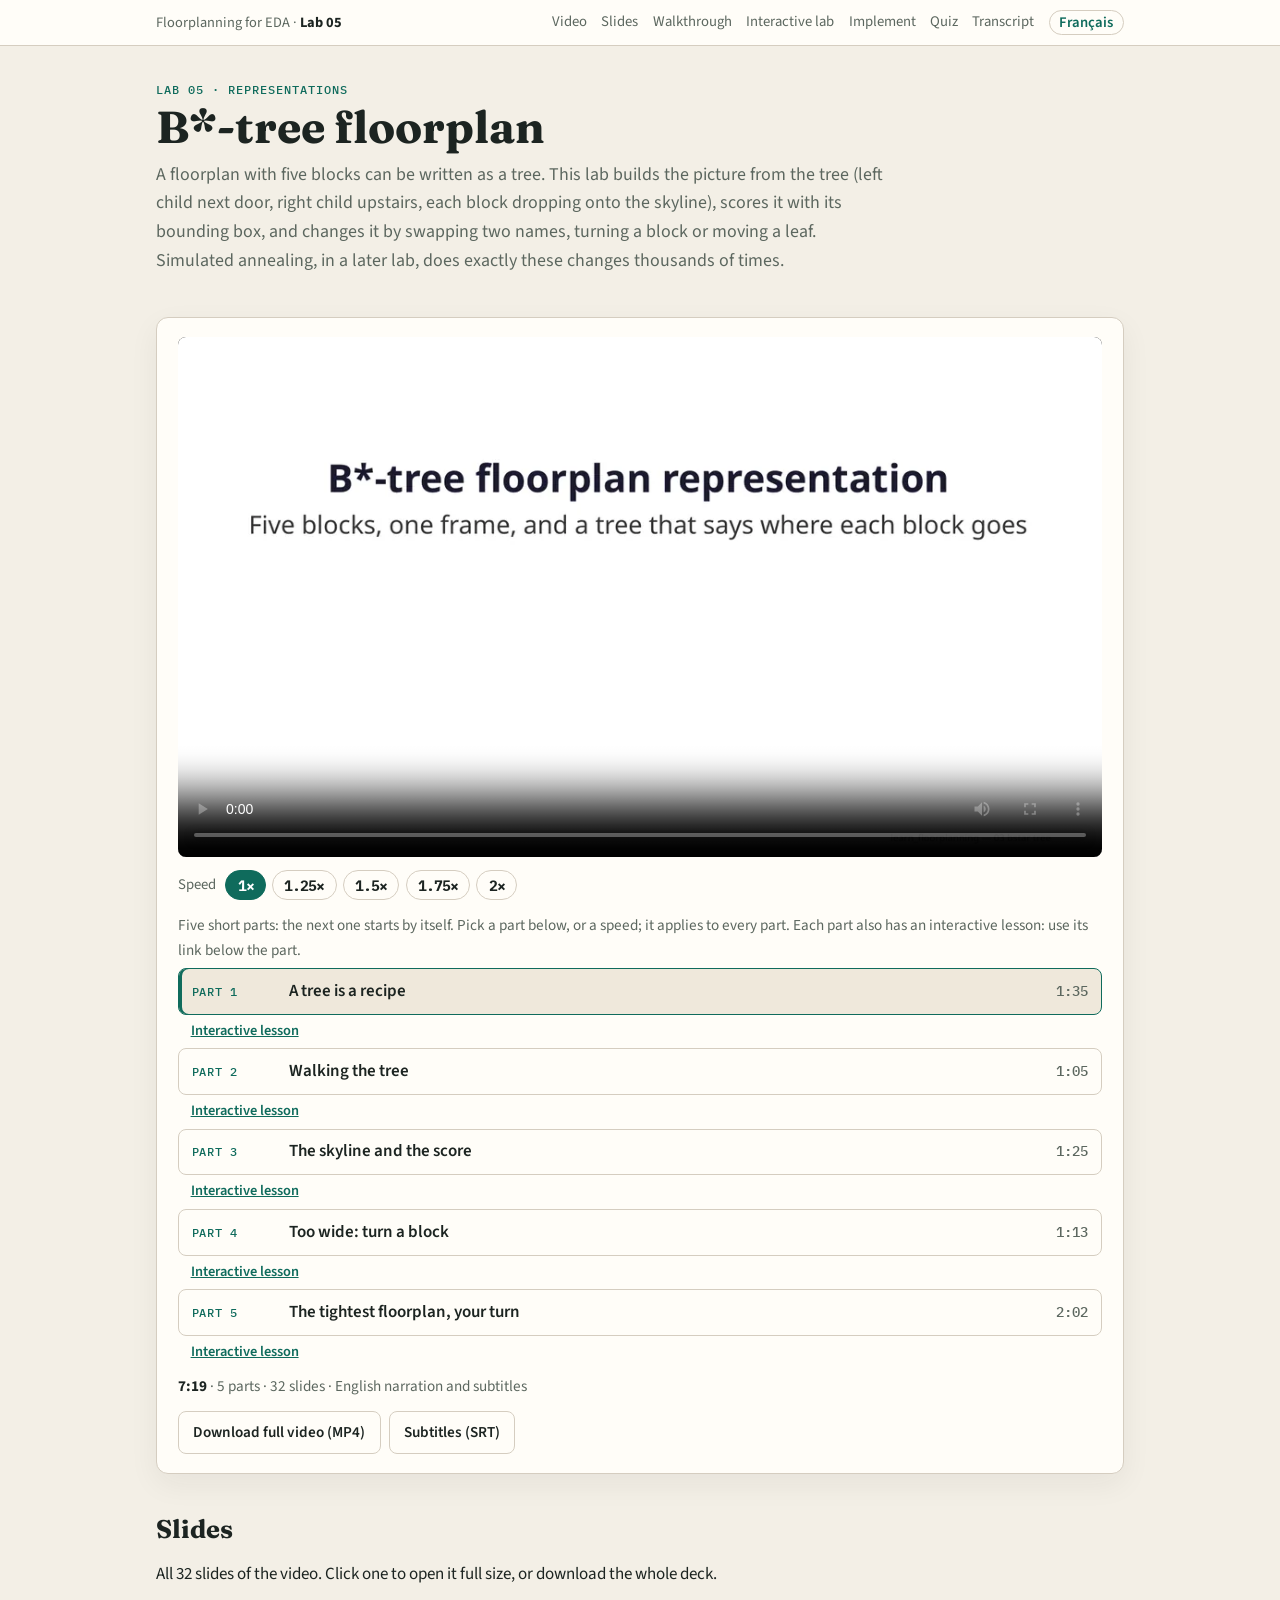
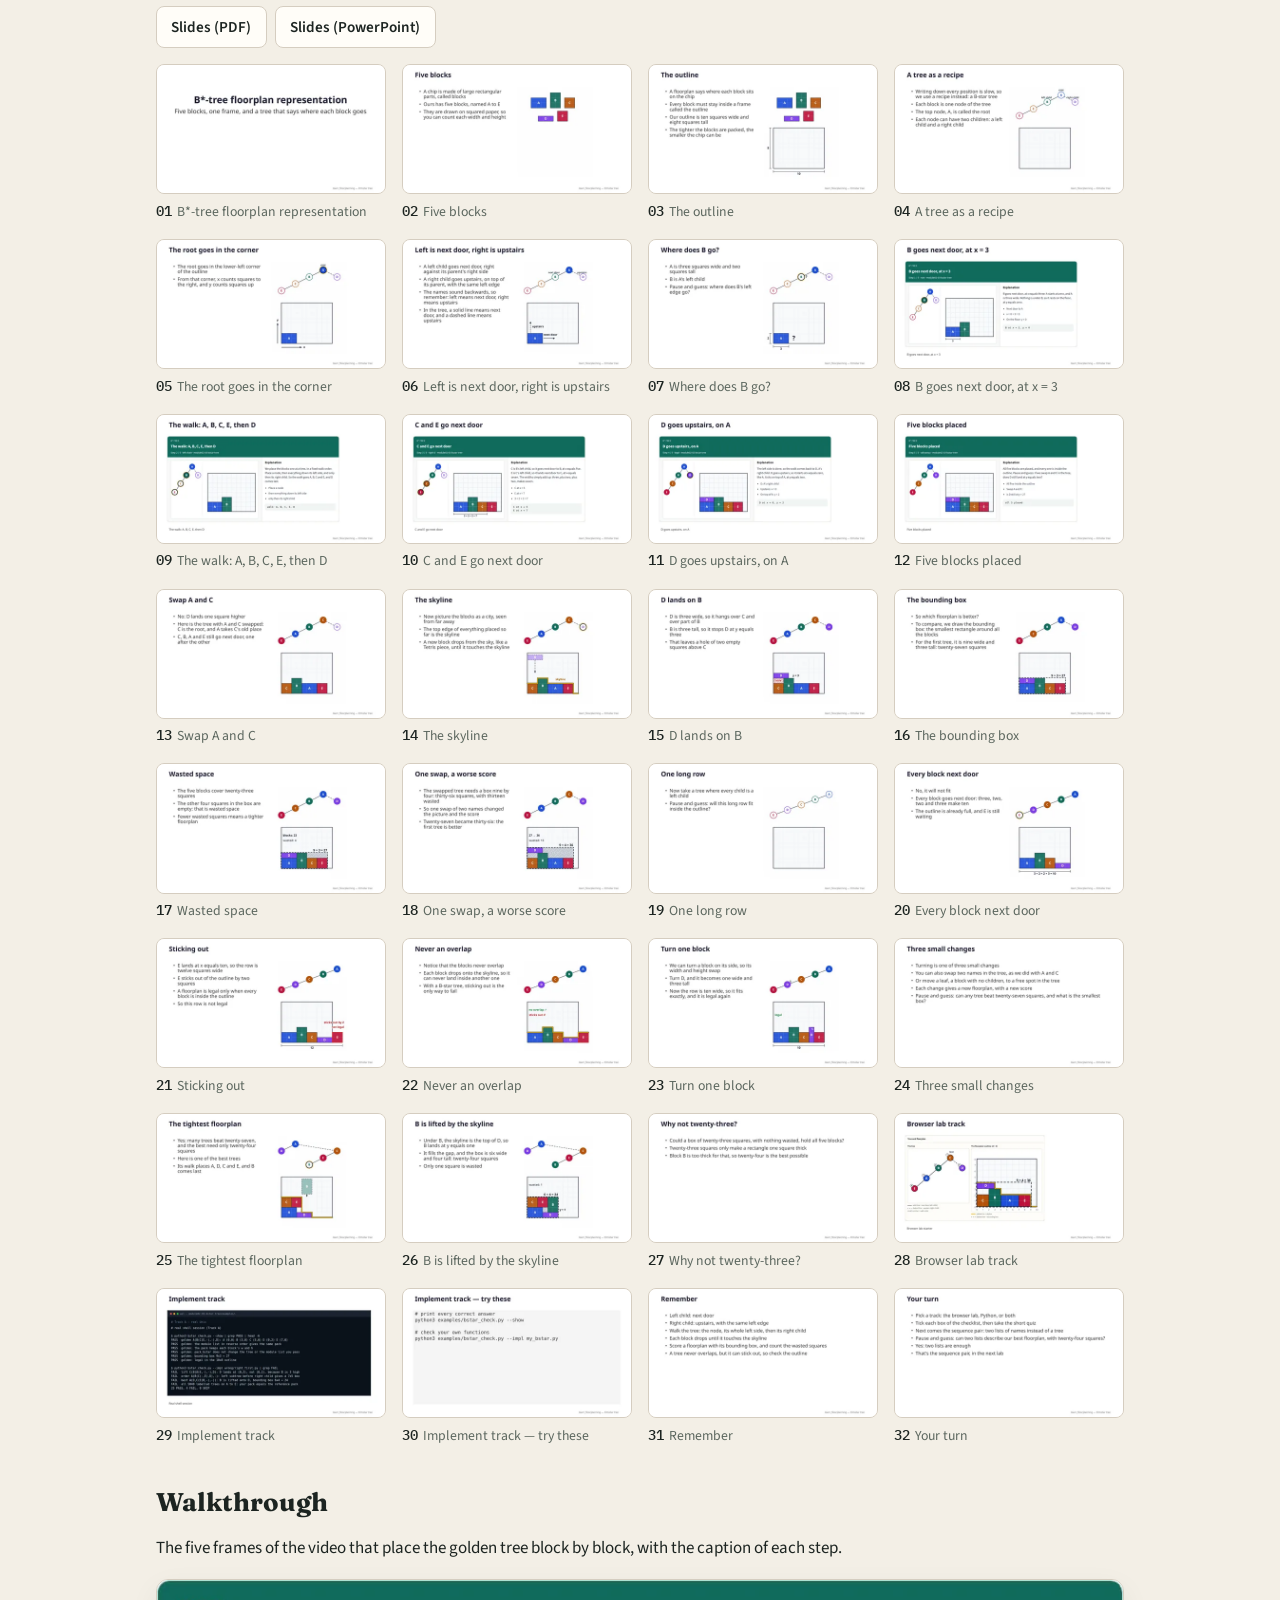
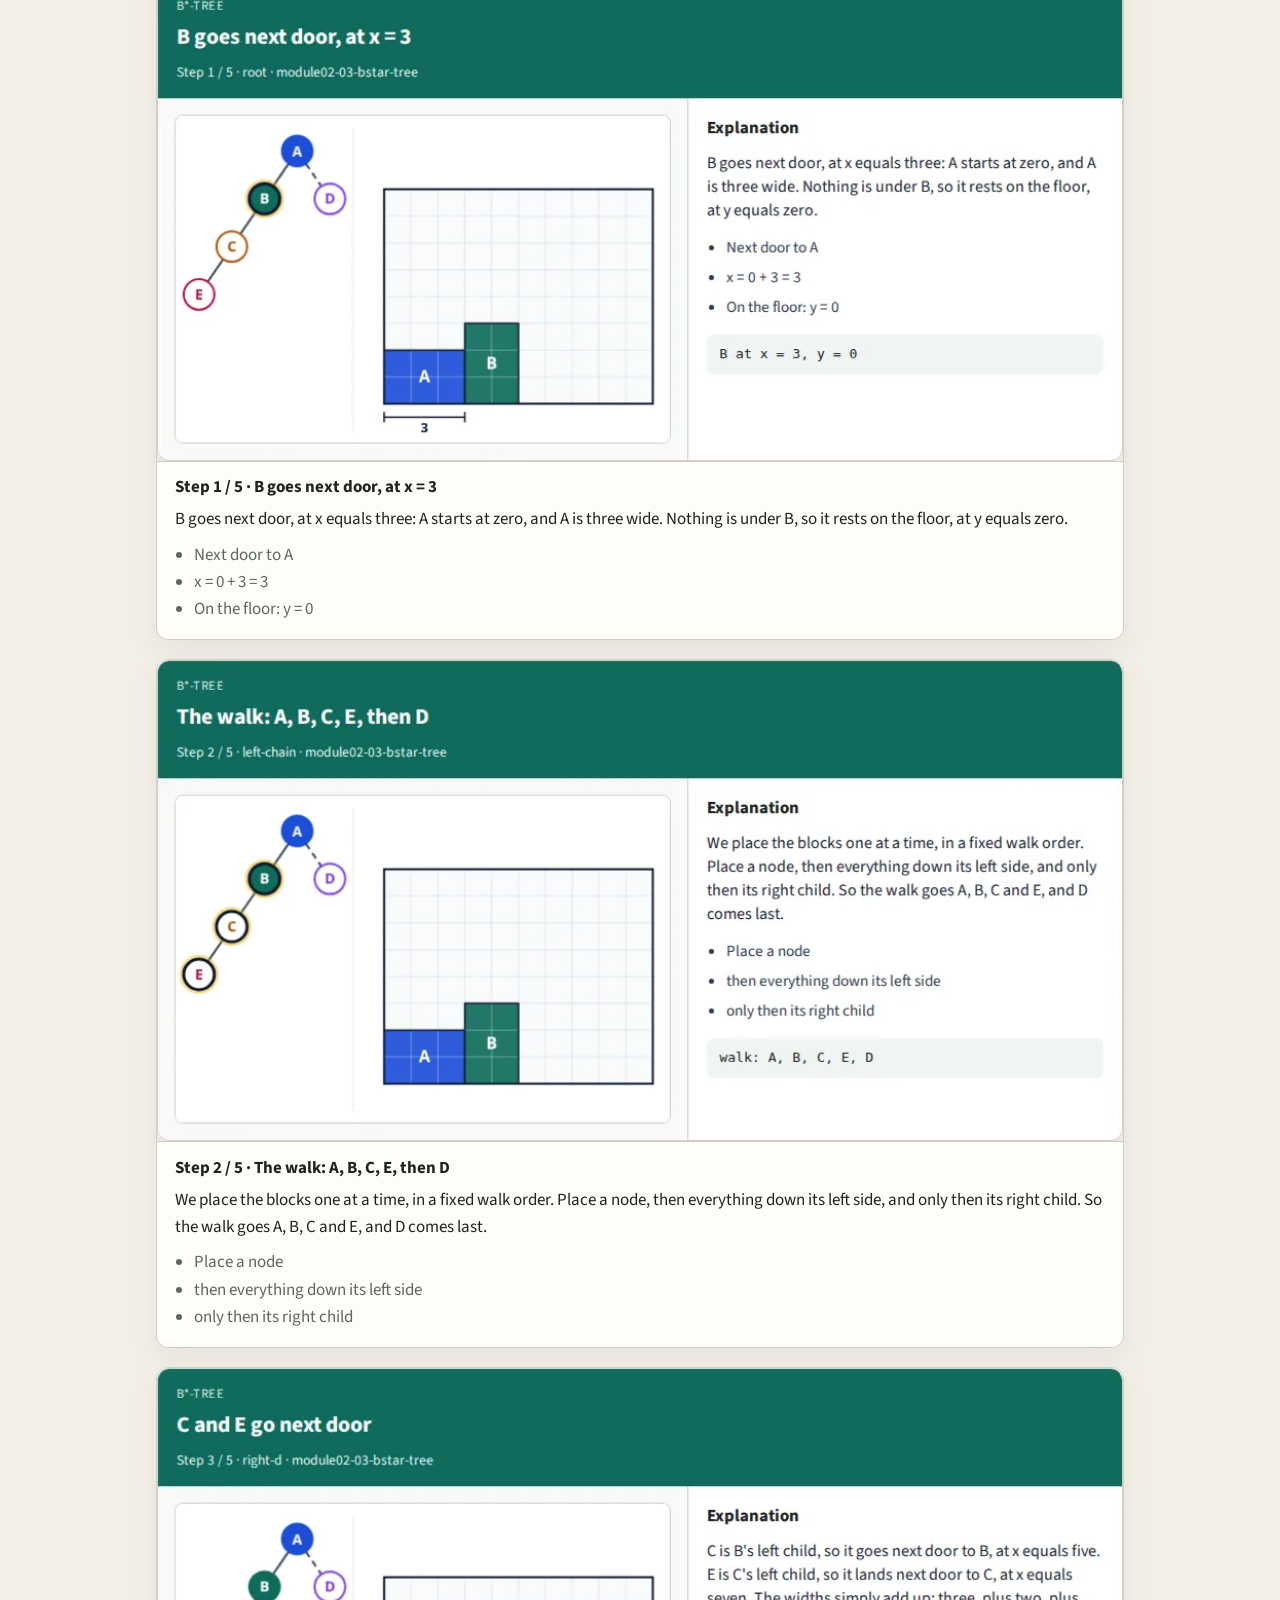
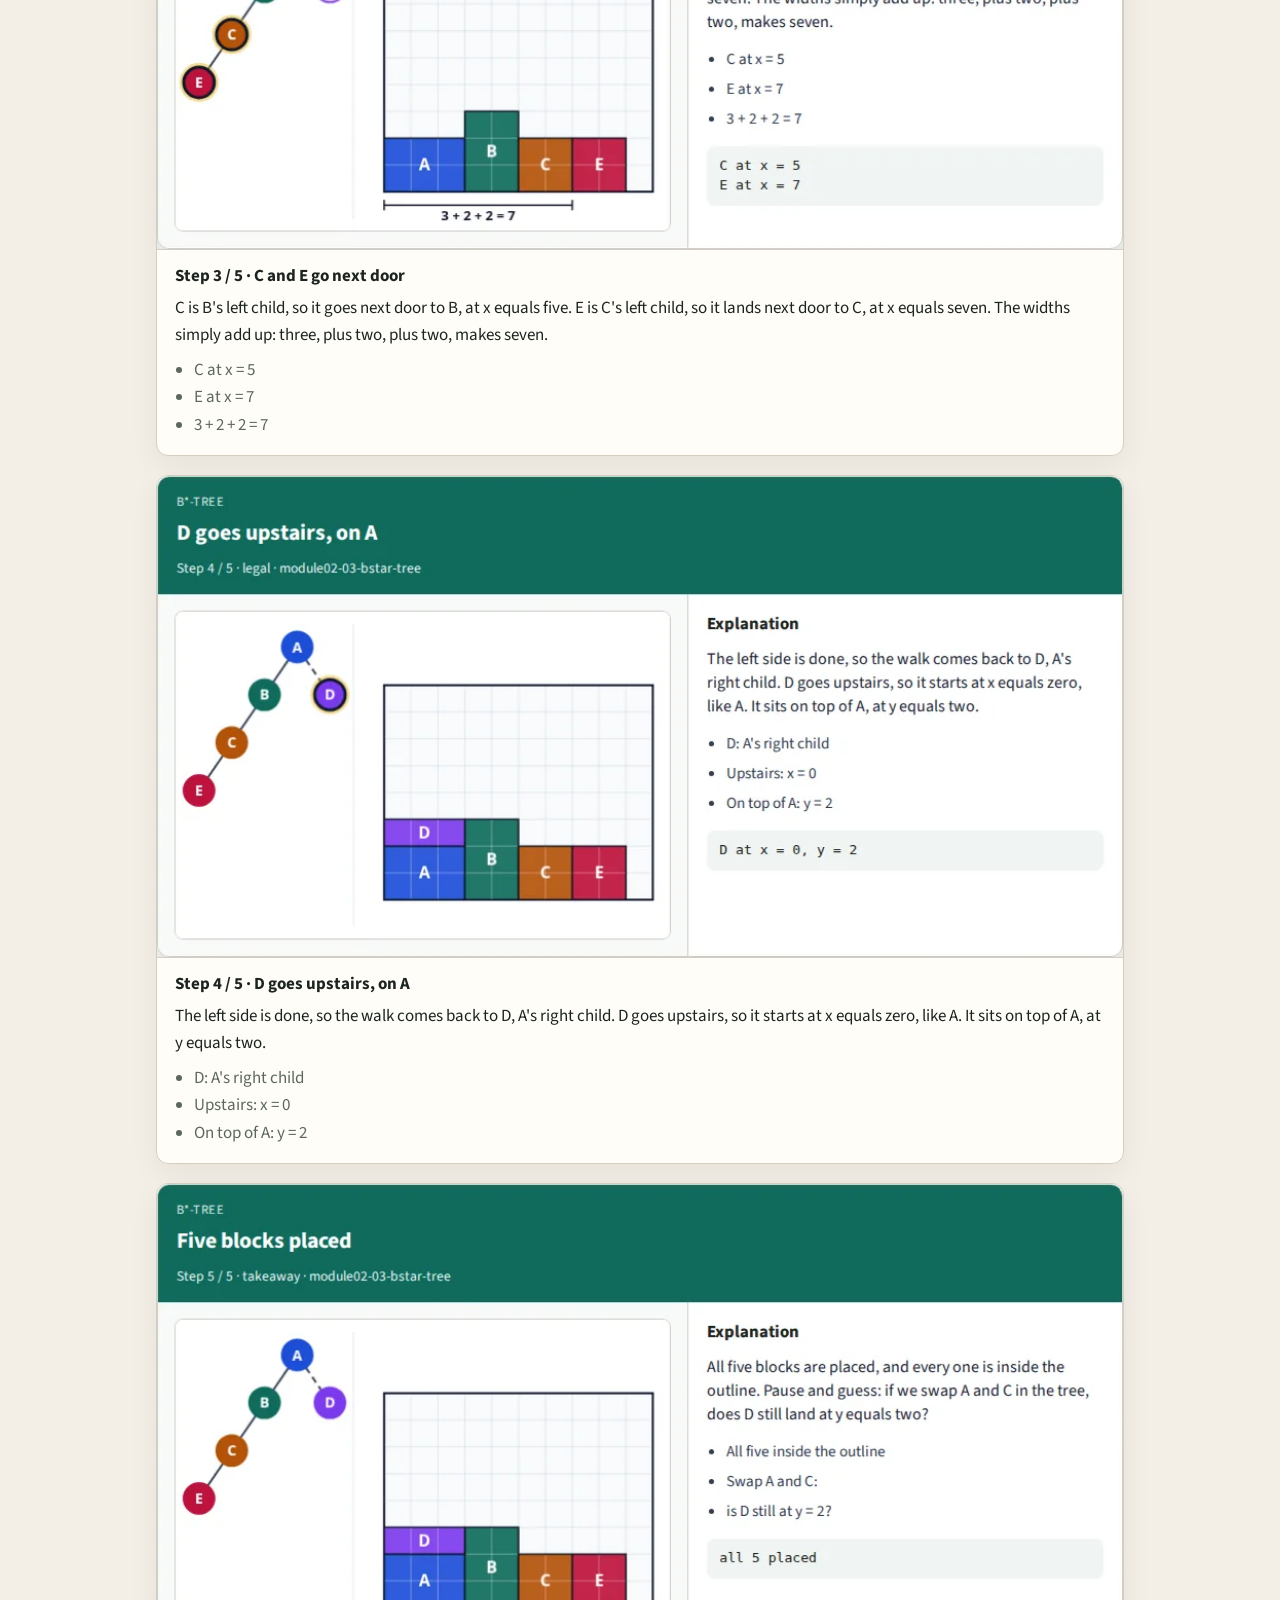
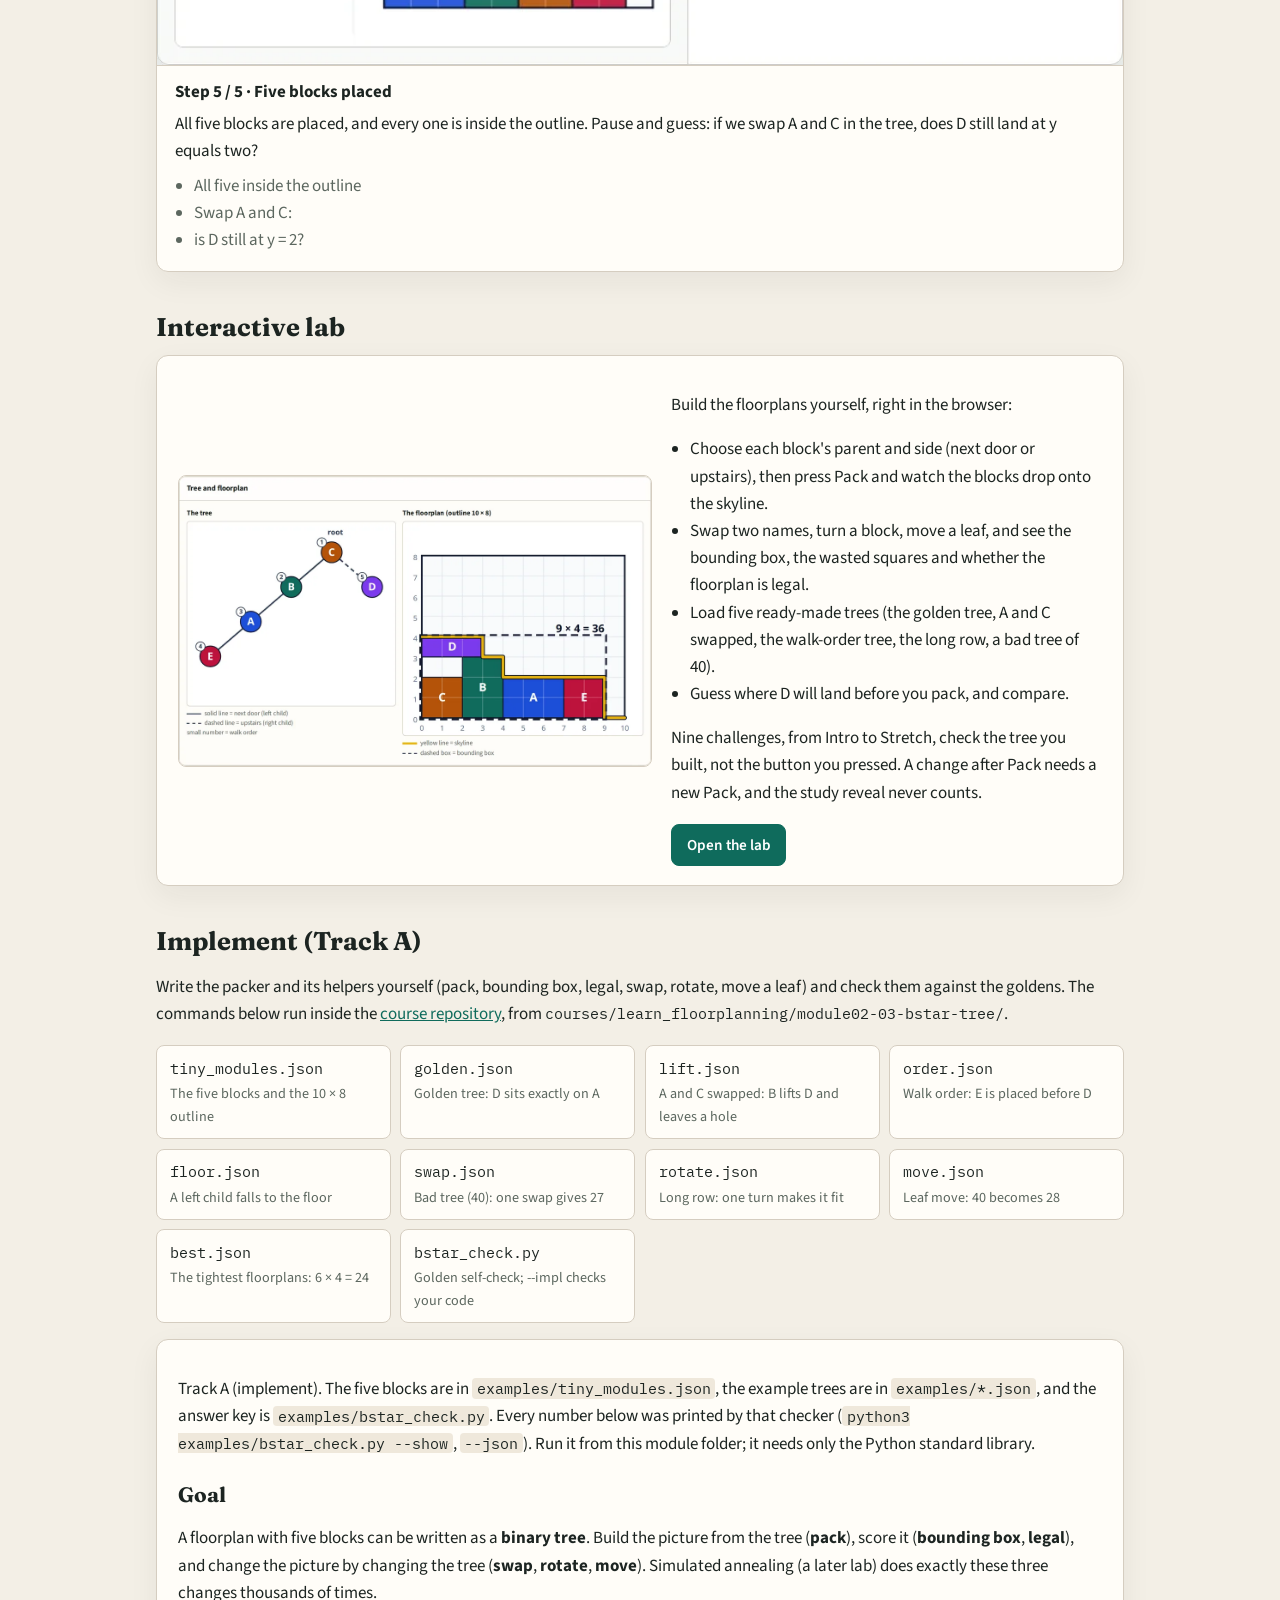
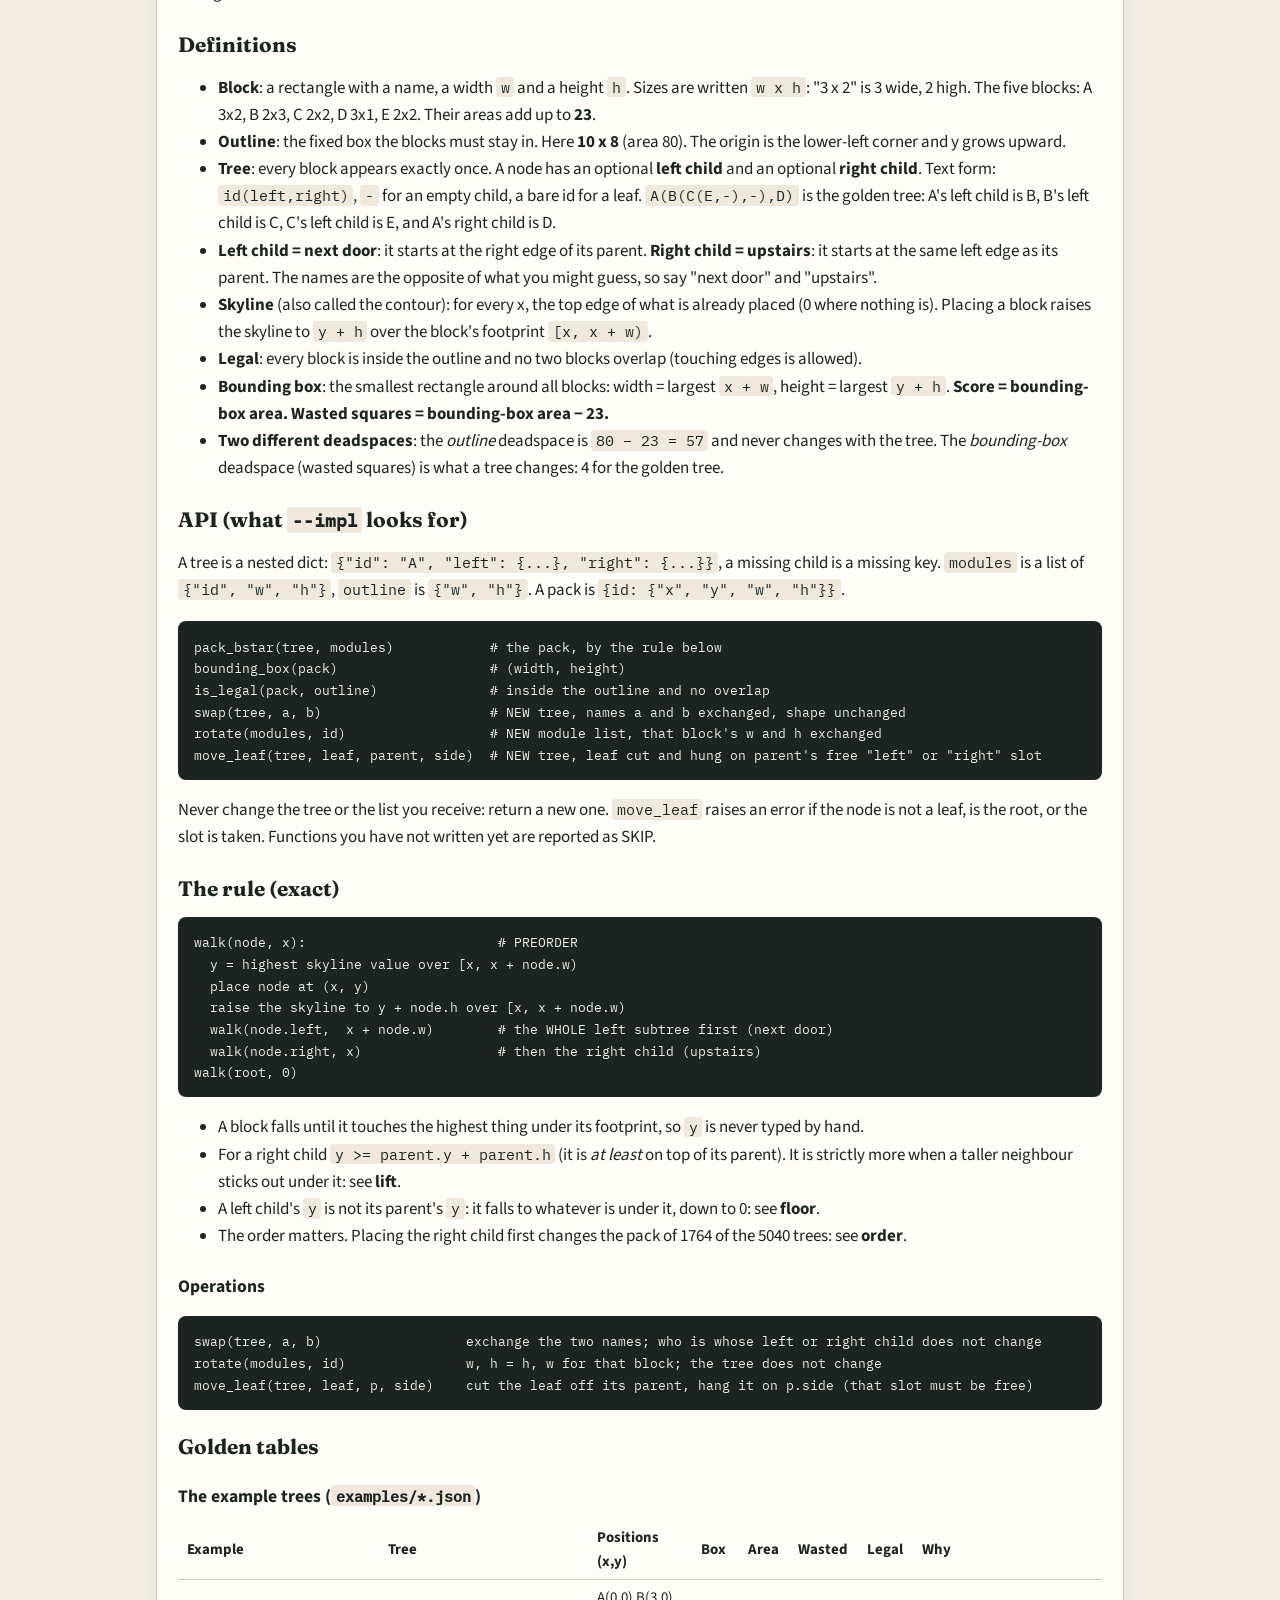
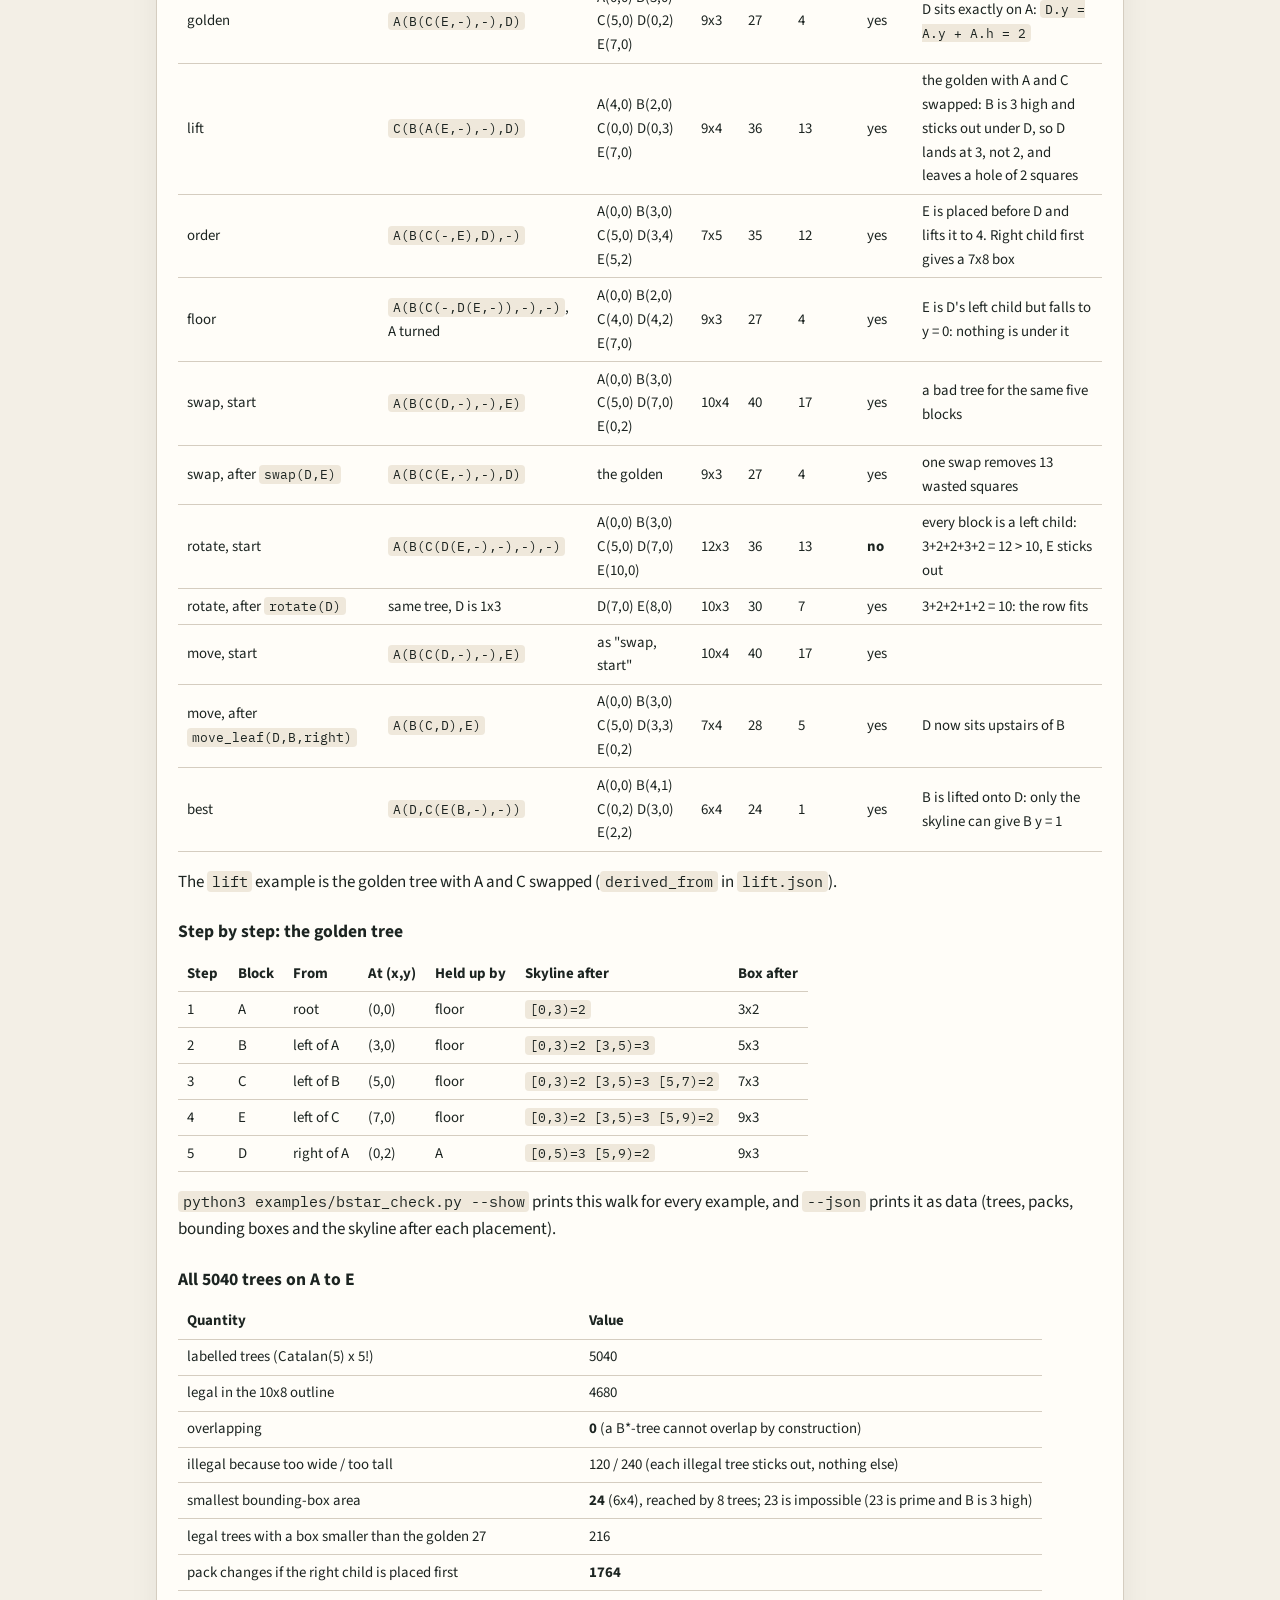
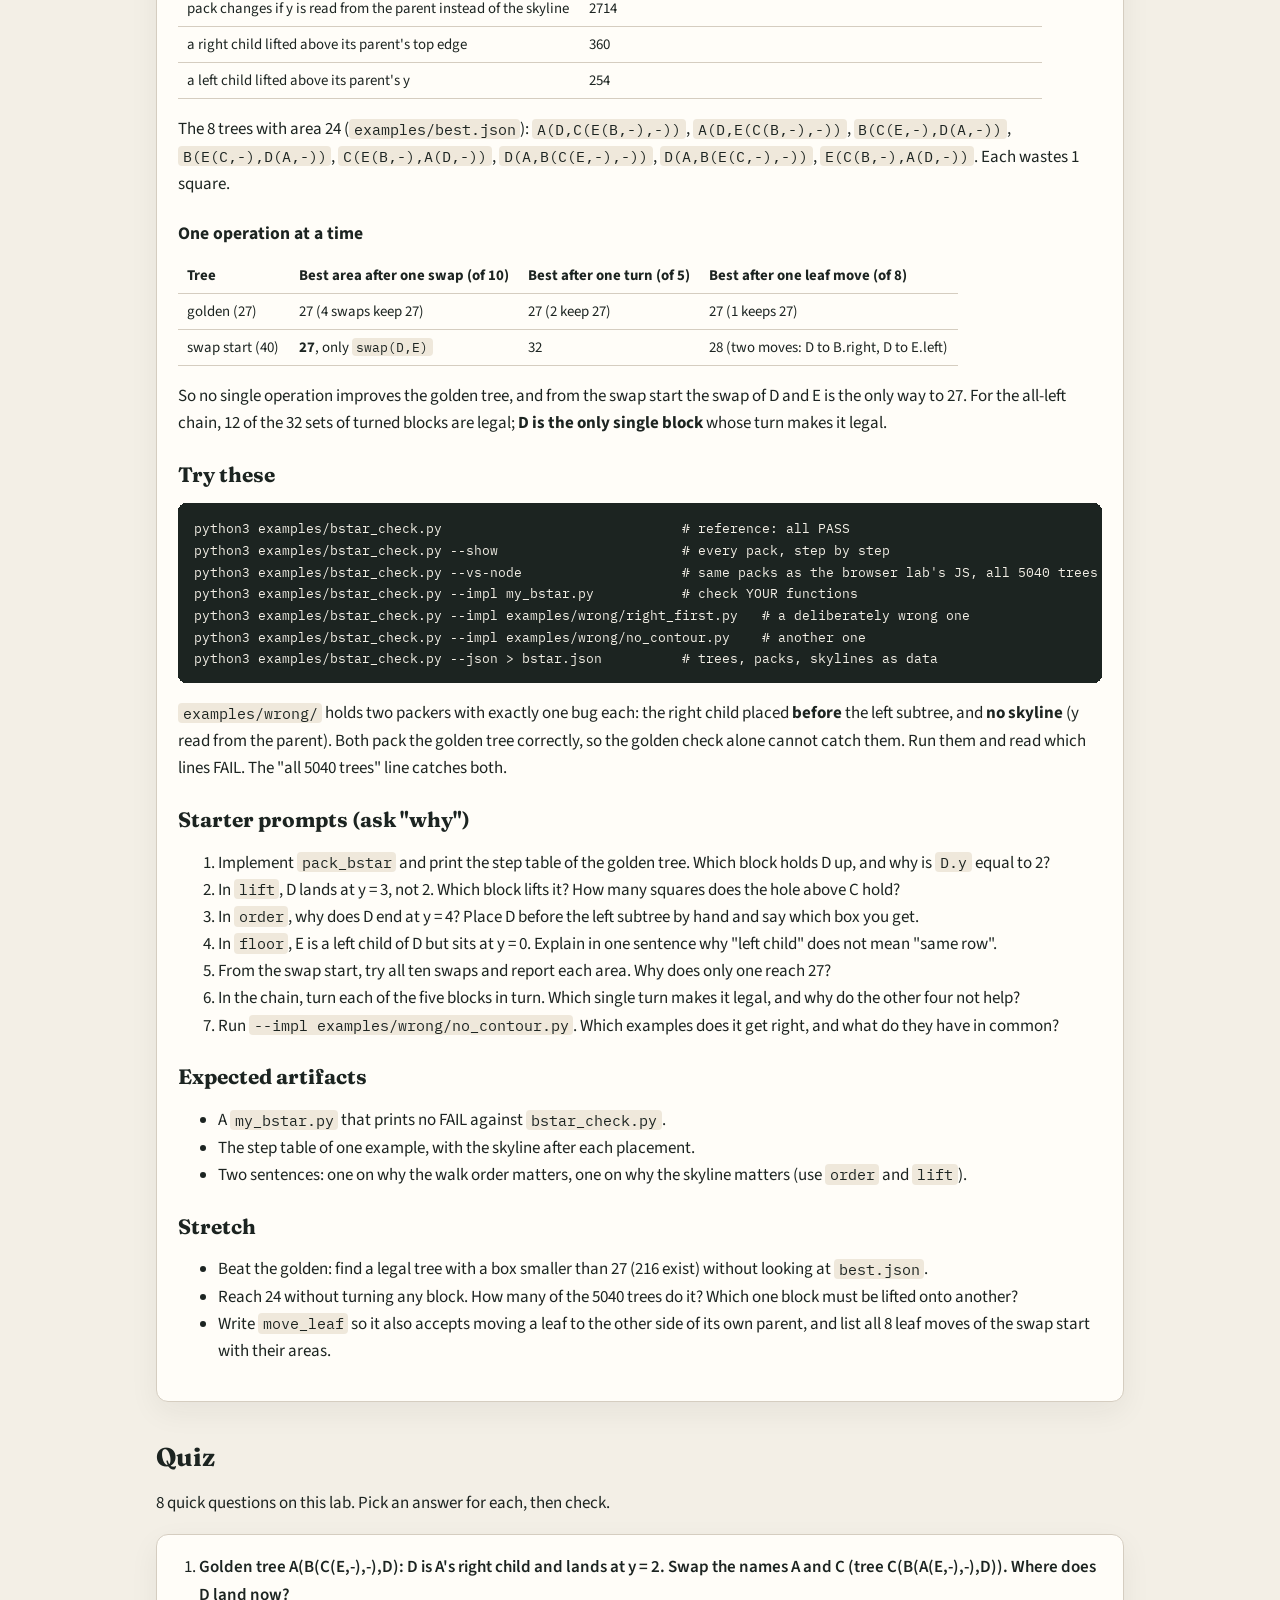
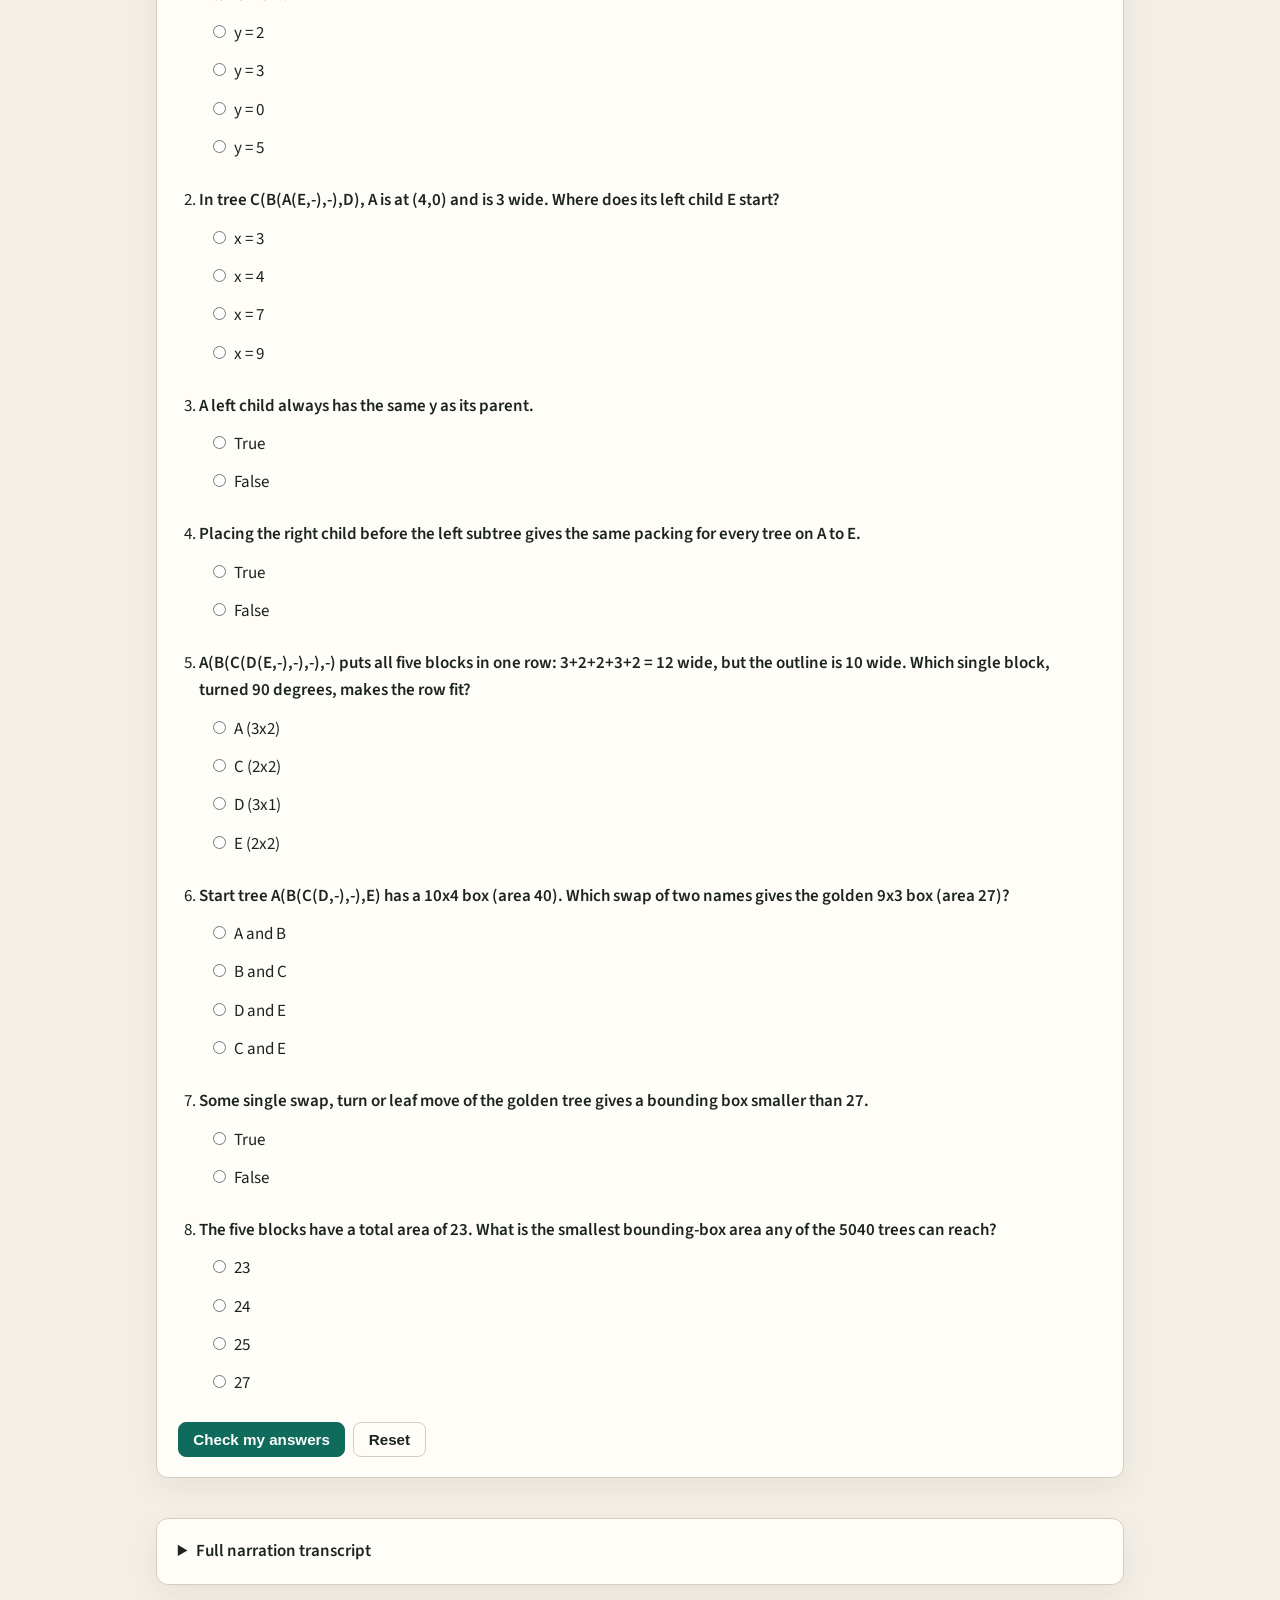
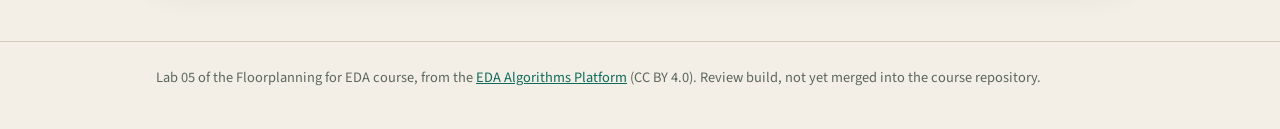
<file: docs/index.html>
<!DOCTYPE html>
<html lang="en">
<head>
  <meta charset="utf-8">
  <meta name="viewport" content="width=device-width, initial-scale=1">
  <title>Lab 05 — B*-tree floorplan · Floorplanning for EDA</title>
  <meta name="description" content="Lab 05 of the Floorplanning for EDA course: turn a B*-tree into a floorplan, score it with its bounding box, and change it with swap, turn and move, with narrated video, slides, an interactive browser lab and a quiz.">
  <link rel="alternate" hreflang="fr" href="fr/index.html">
  <link rel="preload" href="fonts/source-sans-3-latin-400-normal.woff2" as="font" type="font/woff2" crossorigin>
  <link rel="stylesheet" href="page.css">
</head>
<body>
  <header class="top">
    <div class="wrap">
      <span class="crumb">Floorplanning for EDA · <strong>Lab 05</strong></span>
      <nav class="toc" aria-label="On this page">
        <a href="#video">Video</a>
        <a href="#slides">Slides</a>
        <a href="#walkthrough">Walkthrough</a>
        <a href="#lab">Interactive lab</a>
        <a href="#implement">Implement</a>
        <a href="#quiz">Quiz</a>
        <a href="#transcript">Transcript</a>
        <a class="lang-switch" href="fr/index.html" hreflang="fr" lang="fr" title="Lire cette page en français">Français</a>
      </nav>
    </div>
  </header>

  <main class="wrap">
    <div class="hero">
      <p class="eyebrow">Lab 05 · Representations</p>
      <h1>B*-tree floorplan</h1>
      <p class="lead">A floorplan with five blocks can be written as a tree. This lab builds the picture from the tree (left child next door, right child upstairs, each block dropping onto the skyline), scores it with its bounding box, and changes it by swapping two names, turning a block or moving a leaf. Simulated annealing, in a later lab, does exactly these changes thousands of times.</p>
    </div>

    <section id="video">
      <div class="card video-card">
        <div class="player" data-lang="en" data-subs-label="English"><video controls preload="metadata" poster="slides/poster-1.webp"><source src="parts/part-1.mp4" type="video/mp4"><track kind="subtitles" src="parts/part-1.vtt" srclang="en" label="English" default>Your browser does not support the video tag.</video><div class="speed" role="group" aria-label="Speed"><span>Speed</span><button type="button" class="chip" data-speed="1" aria-pressed="true">1×</button><button type="button" class="chip" data-speed="1.25" aria-pressed="false">1.25×</button><button type="button" class="chip" data-speed="1.5" aria-pressed="false">1.5×</button><button type="button" class="chip" data-speed="1.75" aria-pressed="false">1.75×</button><button type="button" class="chip" data-speed="2" aria-pressed="false">2×</button></div><p class="parts-note">Five short parts: the next one starts by itself. Pick a part below, or a speed; it applies to every part. Each part also has an interactive lesson: use its link below the part.</p><ol class="parts"><li><button type="button" class="part" data-src="parts/part-1.mp4" data-vtt="parts/part-1.vtt" data-poster="slides/poster-1.webp" aria-current="true"><span class="pn">Part 1</span><span class="pt">A tree is a recipe</span><span class="pl">1:35</span></button><a class="lesson-link" href="lessons/part-1/">Interactive lesson</a></li><li><button type="button" class="part" data-src="parts/part-2.mp4" data-vtt="parts/part-2.vtt" data-poster="slides/poster-2.webp"><span class="pn">Part 2</span><span class="pt">Walking the tree</span><span class="pl">1:05</span></button><a class="lesson-link" href="lessons/part-2/">Interactive lesson</a></li><li><button type="button" class="part" data-src="parts/part-3.mp4" data-vtt="parts/part-3.vtt" data-poster="slides/poster-3.webp"><span class="pn">Part 3</span><span class="pt">The skyline and the score</span><span class="pl">1:25</span></button><a class="lesson-link" href="lessons/part-3/">Interactive lesson</a></li><li><button type="button" class="part" data-src="parts/part-4.mp4" data-vtt="parts/part-4.vtt" data-poster="slides/poster-4.webp"><span class="pn">Part 4</span><span class="pt">Too wide: turn a block</span><span class="pl">1:13</span></button><a class="lesson-link" href="lessons/part-4/">Interactive lesson</a></li><li><button type="button" class="part" data-src="parts/part-5.mp4" data-vtt="parts/part-5.vtt" data-poster="slides/poster-5.webp"><span class="pn">Part 5</span><span class="pt">The tightest floorplan, your turn</span><span class="pl">2:02</span></button><a class="lesson-link" href="lessons/part-5/">Interactive lesson</a></li></ol></div>
        <p class="meta"><strong>7:19</strong> · 5 parts · 32 slides · English narration and subtitles</p>
        <div class="btns"><a class="btn" href="video.mp4" download>Download full video (MP4)</a><a class="btn" href="subs.srt" download>Subtitles (SRT)</a></div>
      </div>
    </section>

    <section id="slides">
      <h2>Slides</h2>
      <p>All 32 slides of the video. Click one to open it full size, or download the whole deck.</p>
      <div class="btns" style="margin-bottom:1rem">
        <a class="btn" href="slides.pdf">Slides (PDF)</a>
        <a class="btn" href="slides.pptx" download>Slides (PowerPoint)</a>
      </div>
      <div class="slides">
        <figure><a href="slides/01.png"><img src="slides/thumb/01.webp" loading="lazy" width="480" height="270" alt="Slide 1: B*-tree floorplan representation"></a><figcaption><b>01</b>B*-tree floorplan representation</figcaption></figure>
<figure><a href="slides/02.png"><img src="slides/thumb/02.webp" loading="lazy" width="480" height="270" alt="Slide 2: Five blocks"></a><figcaption><b>02</b>Five blocks</figcaption></figure>
<figure><a href="slides/03.png"><img src="slides/thumb/03.webp" loading="lazy" width="480" height="270" alt="Slide 3: The outline"></a><figcaption><b>03</b>The outline</figcaption></figure>
<figure><a href="slides/04.png"><img src="slides/thumb/04.webp" loading="lazy" width="480" height="270" alt="Slide 4: A tree as a recipe"></a><figcaption><b>04</b>A tree as a recipe</figcaption></figure>
<figure><a href="slides/05.png"><img src="slides/thumb/05.webp" loading="lazy" width="480" height="270" alt="Slide 5: The root goes in the corner"></a><figcaption><b>05</b>The root goes in the corner</figcaption></figure>
<figure><a href="slides/06.png"><img src="slides/thumb/06.webp" loading="lazy" width="480" height="270" alt="Slide 6: Left is next door, right is upstairs"></a><figcaption><b>06</b>Left is next door, right is upstairs</figcaption></figure>
<figure><a href="slides/07.png"><img src="slides/thumb/07.webp" loading="lazy" width="480" height="270" alt="Slide 7: Where does B go?"></a><figcaption><b>07</b>Where does B go?</figcaption></figure>
<figure><a href="slides/08.png"><img src="slides/thumb/08.webp" loading="lazy" width="480" height="270" alt="Slide 8: B goes next door, at x = 3"></a><figcaption><b>08</b>B goes next door, at x = 3</figcaption></figure>
<figure><a href="slides/09.png"><img src="slides/thumb/09.webp" loading="lazy" width="480" height="270" alt="Slide 9: The walk: A, B, C, E, then D"></a><figcaption><b>09</b>The walk: A, B, C, E, then D</figcaption></figure>
<figure><a href="slides/10.png"><img src="slides/thumb/10.webp" loading="lazy" width="480" height="270" alt="Slide 10: C and E go next door"></a><figcaption><b>10</b>C and E go next door</figcaption></figure>
<figure><a href="slides/11.png"><img src="slides/thumb/11.webp" loading="lazy" width="480" height="270" alt="Slide 11: D goes upstairs, on A"></a><figcaption><b>11</b>D goes upstairs, on A</figcaption></figure>
<figure><a href="slides/12.png"><img src="slides/thumb/12.webp" loading="lazy" width="480" height="270" alt="Slide 12: Five blocks placed"></a><figcaption><b>12</b>Five blocks placed</figcaption></figure>
<figure><a href="slides/13.png"><img src="slides/thumb/13.webp" loading="lazy" width="480" height="270" alt="Slide 13: Swap A and C"></a><figcaption><b>13</b>Swap A and C</figcaption></figure>
<figure><a href="slides/14.png"><img src="slides/thumb/14.webp" loading="lazy" width="480" height="270" alt="Slide 14: The skyline"></a><figcaption><b>14</b>The skyline</figcaption></figure>
<figure><a href="slides/15.png"><img src="slides/thumb/15.webp" loading="lazy" width="480" height="270" alt="Slide 15: D lands on B"></a><figcaption><b>15</b>D lands on B</figcaption></figure>
<figure><a href="slides/16.png"><img src="slides/thumb/16.webp" loading="lazy" width="480" height="270" alt="Slide 16: The bounding box"></a><figcaption><b>16</b>The bounding box</figcaption></figure>
<figure><a href="slides/17.png"><img src="slides/thumb/17.webp" loading="lazy" width="480" height="270" alt="Slide 17: Wasted space"></a><figcaption><b>17</b>Wasted space</figcaption></figure>
<figure><a href="slides/18.png"><img src="slides/thumb/18.webp" loading="lazy" width="480" height="270" alt="Slide 18: One swap, a worse score"></a><figcaption><b>18</b>One swap, a worse score</figcaption></figure>
<figure><a href="slides/19.png"><img src="slides/thumb/19.webp" loading="lazy" width="480" height="270" alt="Slide 19: One long row"></a><figcaption><b>19</b>One long row</figcaption></figure>
<figure><a href="slides/20.png"><img src="slides/thumb/20.webp" loading="lazy" width="480" height="270" alt="Slide 20: Every block next door"></a><figcaption><b>20</b>Every block next door</figcaption></figure>
<figure><a href="slides/21.png"><img src="slides/thumb/21.webp" loading="lazy" width="480" height="270" alt="Slide 21: Sticking out"></a><figcaption><b>21</b>Sticking out</figcaption></figure>
<figure><a href="slides/22.png"><img src="slides/thumb/22.webp" loading="lazy" width="480" height="270" alt="Slide 22: Never an overlap"></a><figcaption><b>22</b>Never an overlap</figcaption></figure>
<figure><a href="slides/23.png"><img src="slides/thumb/23.webp" loading="lazy" width="480" height="270" alt="Slide 23: Turn one block"></a><figcaption><b>23</b>Turn one block</figcaption></figure>
<figure><a href="slides/24.png"><img src="slides/thumb/24.webp" loading="lazy" width="480" height="270" alt="Slide 24: Three small changes"></a><figcaption><b>24</b>Three small changes</figcaption></figure>
<figure><a href="slides/25.png"><img src="slides/thumb/25.webp" loading="lazy" width="480" height="270" alt="Slide 25: The tightest floorplan"></a><figcaption><b>25</b>The tightest floorplan</figcaption></figure>
<figure><a href="slides/26.png"><img src="slides/thumb/26.webp" loading="lazy" width="480" height="270" alt="Slide 26: B is lifted by the skyline"></a><figcaption><b>26</b>B is lifted by the skyline</figcaption></figure>
<figure><a href="slides/27.png"><img src="slides/thumb/27.webp" loading="lazy" width="480" height="270" alt="Slide 27: Why not twenty-three?"></a><figcaption><b>27</b>Why not twenty-three?</figcaption></figure>
<figure><a href="slides/28.png"><img src="slides/thumb/28.webp" loading="lazy" width="480" height="270" alt="Slide 28: Browser lab track"></a><figcaption><b>28</b>Browser lab track</figcaption></figure>
<figure><a href="slides/29.png"><img src="slides/thumb/29.webp" loading="lazy" width="480" height="270" alt="Slide 29: Implement track"></a><figcaption><b>29</b>Implement track</figcaption></figure>
<figure><a href="slides/30.png"><img src="slides/thumb/30.webp" loading="lazy" width="480" height="270" alt="Slide 30: Implement track — try these"></a><figcaption><b>30</b>Implement track — try these</figcaption></figure>
<figure><a href="slides/31.png"><img src="slides/thumb/31.webp" loading="lazy" width="480" height="270" alt="Slide 31: Remember"></a><figcaption><b>31</b>Remember</figcaption></figure>
<figure><a href="slides/32.png"><img src="slides/thumb/32.webp" loading="lazy" width="480" height="270" alt="Slide 32: Your turn"></a><figcaption><b>32</b>Your turn</figcaption></figure>
      </div>
    </section>

    <section id="walkthrough">
      <h2>Walkthrough</h2>
      <p>The five frames of the video that place the golden tree block by block, with the caption of each step.</p>
      <div class="walk">
        <figure class="walk-step"><a href="img/steps/01-root.png"><img src="img/steps/01-root.webp" loading="lazy" width="940" height="468" alt="Step 1 / 5: B goes next door, at x = 3"></a><figcaption><b>Step 1 / 5 · B goes next door, at x = 3</b><span>B goes next door, at x equals three: A starts at zero, and A is three wide. Nothing is under B, so it rests on the floor, at y equals zero.</span><ul><li>Next door to A</li><li>x = 0 + 3 = 3</li><li>On the floor: y = 0</li></ul></figcaption></figure>
<figure class="walk-step"><a href="img/steps/02-left-chain.png"><img src="img/steps/02-left-chain.webp" loading="lazy" width="940" height="468" alt="Step 2 / 5: The walk: A, B, C, E, then D"></a><figcaption><b>Step 2 / 5 · The walk: A, B, C, E, then D</b><span>We place the blocks one at a time, in a fixed walk order. Place a node, then everything down its left side, and only then its right child. So the walk goes A, B, C and E, and D comes last.</span><ul><li>Place a node</li><li>then everything down its left side</li><li>only then its right child</li></ul></figcaption></figure>
<figure class="walk-step"><a href="img/steps/03-right-d.png"><img src="img/steps/03-right-d.webp" loading="lazy" width="940" height="468" alt="Step 3 / 5: C and E go next door"></a><figcaption><b>Step 3 / 5 · C and E go next door</b><span>C is B&#x27;s left child, so it goes next door to B, at x equals five. E is C&#x27;s left child, so it lands next door to C, at x equals seven. The widths simply add up: three, plus two, plus two, makes seven.</span><ul><li>C at x = 5</li><li>E at x = 7</li><li>3 + 2 + 2 = 7</li></ul></figcaption></figure>
<figure class="walk-step"><a href="img/steps/04-legal.png"><img src="img/steps/04-legal.webp" loading="lazy" width="940" height="468" alt="Step 4 / 5: D goes upstairs, on A"></a><figcaption><b>Step 4 / 5 · D goes upstairs, on A</b><span>The left side is done, so the walk comes back to D, A&#x27;s right child. D goes upstairs, so it starts at x equals zero, like A. It sits on top of A, at y equals two.</span><ul><li>D: A&#x27;s right child</li><li>Upstairs: x = 0</li><li>On top of A: y = 2</li></ul></figcaption></figure>
<figure class="walk-step"><a href="img/steps/05-takeaway.png"><img src="img/steps/05-takeaway.webp" loading="lazy" width="940" height="468" alt="Step 5 / 5: Five blocks placed"></a><figcaption><b>Step 5 / 5 · Five blocks placed</b><span>All five blocks are placed, and every one is inside the outline. Pause and guess: if we swap A and C in the tree, does D still land at y equals two?</span><ul><li>All five inside the outline</li><li>Swap A and C:</li><li>is D still at y = 2?</li></ul></figcaption></figure>
      </div>
    </section>

    <section id="lab">
      <h2>Interactive lab</h2>
      <div class="card lab-grid">
        <a href="tools/bstar-tree/index.html"><img src="img/lab-starter.webp" loading="lazy" alt="The B*-tree browser lab: the tree on the left and the floorplan on the right, with the skyline, the bounding box and the wasted squares"></a>
        <div>
          <p>Build the floorplans yourself, right in the browser:</p>
          <ul>
            <li>Choose each block&#x27;s parent and side (next door or upstairs), then press Pack and watch the blocks drop onto the skyline.</li>
<li>Swap two names, turn a block, move a leaf, and see the bounding box, the wasted squares and whether the floorplan is legal.</li>
<li>Load five ready-made trees (the golden tree, A and C swapped, the walk-order tree, the long row, a bad tree of 40).</li>
<li>Guess where D will land before you pack, and compare.</li>
          </ul>
          <p>Nine challenges, from Intro to Stretch, check the tree you built, not the button you pressed. A change after Pack needs a new Pack, and the study reveal never counts.</p>
          <div class="btns"><a class="btn primary" href="tools/bstar-tree/index.html">Open the lab</a></div>
        </div>
      </div>
    </section>

    <section id="implement">
      <h2>Implement (Track A)</h2>
      <p>Write the packer and its helpers yourself (pack, bounding box, legal, swap, rotate, move a leaf) and check them against the goldens. The commands below run inside the <a href="https://github.com/yongfu-li/eda-learning">course repository</a>, from <code>courses/learn_floorplanning/module02-03-bstar-tree/</code>.</p>
      <div class="files">
        <a href="examples/tiny_modules.json" download><code>tiny_modules.json</code><small>The five blocks and the 10 × 8 outline</small></a>
<a href="examples/golden.json" download><code>golden.json</code><small>Golden tree: D sits exactly on A</small></a>
<a href="examples/lift.json" download><code>lift.json</code><small>A and C swapped: B lifts D and leaves a hole</small></a>
<a href="examples/order.json" download><code>order.json</code><small>Walk order: E is placed before D</small></a>
<a href="examples/floor.json" download><code>floor.json</code><small>A left child falls to the floor</small></a>
<a href="examples/swap.json" download><code>swap.json</code><small>Bad tree (40): one swap gives 27</small></a>
<a href="examples/rotate.json" download><code>rotate.json</code><small>Long row: one turn makes it fit</small></a>
<a href="examples/move.json" download><code>move.json</code><small>Leaf move: 40 becomes 28</small></a>
<a href="examples/best.json" download><code>best.json</code><small>The tightest floorplans: 6 × 4 = 24</small></a>
<a href="examples/bstar_check.py" download><code>bstar_check.py</code><small>Golden self-check; --impl checks your code</small></a>
      </div>
      <div class="card md">
        <h1>Examples — B*-tree</h1>
<p>Track A (implement). The five blocks are in <code>examples/tiny_modules.json</code>, the example trees are in <code>examples/*.json</code>,
and the answer key is <code>examples/bstar_check.py</code>.
Every number below was printed by that checker (<code>python3 examples/bstar_check.py --show</code>, <code>--json</code>).
Run it from this module folder; it needs only the Python standard library.</p>
<h2>Goal</h2>
<p>A floorplan with five blocks can be written as a <strong>binary tree</strong>. Build the picture from the tree (<strong>pack</strong>), score it
(<strong>bounding box</strong>, <strong>legal</strong>), and change the picture by changing the tree (<strong>swap</strong>, <strong>rotate</strong>, <strong>move</strong>).
Simulated annealing (a later lab) does exactly these three changes thousands of times.</p>
<h2>Definitions</h2>
<ul>
<li><strong>Block</strong>: a rectangle with a name, a width <code>w</code> and a height <code>h</code>. Sizes are written <code>w x h</code>: "3 x 2" is 3 wide, 2 high.
  The five blocks: A 3x2, B 2x3, C 2x2, D 3x1, E 2x2. Their areas add up to <strong>23</strong>.</li>
<li><strong>Outline</strong>: the fixed box the blocks must stay in. Here <strong>10 x 8</strong> (area 80). The origin is the lower-left corner and
  y grows upward.</li>
<li><strong>Tree</strong>: every block appears exactly once. A node has an optional <strong>left child</strong> and an optional <strong>right child</strong>.
  Text form: <code>id(left,right)</code>, <code>-</code> for an empty child, a bare id for a leaf. <code>A(B(C(E,-),-),D)</code> is the golden tree:
  A's left child is B, B's left child is C, C's left child is E, and A's right child is D.</li>
<li><strong>Left child = next door</strong>: it starts at the right edge of its parent. <strong>Right child = upstairs</strong>: it starts at the
  same left edge as its parent. The names are the opposite of what you might guess, so say "next door" and "upstairs".</li>
<li><strong>Skyline</strong> (also called the contour): for every x, the top edge of what is already placed (0 where nothing is).
  Placing a block raises the skyline to <code>y + h</code> over the block's footprint <code>[x, x + w)</code>.</li>
<li><strong>Legal</strong>: every block is inside the outline and no two blocks overlap (touching edges is allowed).</li>
<li><strong>Bounding box</strong>: the smallest rectangle around all blocks: width = largest <code>x + w</code>, height = largest <code>y + h</code>.
  <strong>Score = bounding-box area. Wasted squares = bounding-box area − 23.</strong></li>
<li><strong>Two different deadspaces</strong>: the <em>outline</em> deadspace is <code>80 − 23 = 57</code> and never changes with the tree. The
  <em>bounding-box</em> deadspace (wasted squares) is what a tree changes: 4 for the golden tree.</li>
</ul>
<h2>API (what <code>--impl</code> looks for)</h2>
<p>A tree is a nested dict: <code>{"id": "A", "left": {...}, "right": {...}}</code>, a missing child is a missing key.
<code>modules</code> is a list of <code>{"id", "w", "h"}</code>, <code>outline</code> is <code>{"w", "h"}</code>. A pack is <code>{id: {"x", "y", "w", "h"}}</code>.</p>
<pre><code class="language-python">pack_bstar(tree, modules)            # the pack, by the rule below
bounding_box(pack)                   # (width, height)
is_legal(pack, outline)              # inside the outline and no overlap
swap(tree, a, b)                     # NEW tree, names a and b exchanged, shape unchanged
rotate(modules, id)                  # NEW module list, that block's w and h exchanged
move_leaf(tree, leaf, parent, side)  # NEW tree, leaf cut and hung on parent's free &quot;left&quot; or &quot;right&quot; slot
</code></pre>
<p>Never change the tree or the list you receive: return a new one. <code>move_leaf</code> raises an error if the node is not a
leaf, is the root, or the slot is taken. Functions you have not written yet are reported as SKIP.</p>
<h2>The rule (exact)</h2>
<pre><code class="language-text">walk(node, x):                        # PREORDER
  y = highest skyline value over [x, x + node.w)
  place node at (x, y)
  raise the skyline to y + node.h over [x, x + node.w)
  walk(node.left,  x + node.w)        # the WHOLE left subtree first (next door)
  walk(node.right, x)                 # then the right child (upstairs)
walk(root, 0)
</code></pre>
<ul>
<li>A block falls until it touches the highest thing under its footprint, so <code>y</code> is never typed by hand.</li>
<li>For a right child <code>y &gt;= parent.y + parent.h</code> (it is <em>at least</em> on top of its parent). It is strictly more when a taller
  neighbour sticks out under it: see <strong>lift</strong>.</li>
<li>A left child's <code>y</code> is not its parent's <code>y</code>: it falls to whatever is under it, down to 0: see <strong>floor</strong>.</li>
<li>The order matters. Placing the right child first changes the pack of 1764 of the 5040 trees: see <strong>order</strong>.</li>
</ul>
<h3>Operations</h3>
<pre><code class="language-text">swap(tree, a, b)                  exchange the two names; who is whose left or right child does not change
rotate(modules, id)               w, h = h, w for that block; the tree does not change
move_leaf(tree, leaf, p, side)    cut the leaf off its parent, hang it on p.side (that slot must be free)
</code></pre>
<h2>Golden tables</h2>
<h3>The example trees (<code>examples/*.json</code>)</h3>
<table>
<thead>
<tr>
<th>Example</th>
<th>Tree</th>
<th>Positions (x,y)</th>
<th>Box</th>
<th>Area</th>
<th>Wasted</th>
<th>Legal</th>
<th>Why</th>
</tr>
</thead>
<tbody>
<tr>
<td>golden</td>
<td><code>A(B(C(E,-),-),D)</code></td>
<td>A(0,0) B(3,0) C(5,0) D(0,2) E(7,0)</td>
<td>9x3</td>
<td>27</td>
<td>4</td>
<td>yes</td>
<td>D sits exactly on A: <code>D.y = A.y + A.h = 2</code></td>
</tr>
<tr>
<td>lift</td>
<td><code>C(B(A(E,-),-),D)</code></td>
<td>A(4,0) B(2,0) C(0,0) D(0,3) E(7,0)</td>
<td>9x4</td>
<td>36</td>
<td>13</td>
<td>yes</td>
<td>the golden with A and C swapped: B is 3 high and sticks out under D, so D lands at 3, not 2, and leaves a hole of 2 squares</td>
</tr>
<tr>
<td>order</td>
<td><code>A(B(C(-,E),D),-)</code></td>
<td>A(0,0) B(3,0) C(5,0) D(3,4) E(5,2)</td>
<td>7x5</td>
<td>35</td>
<td>12</td>
<td>yes</td>
<td>E is placed before D and lifts it to 4. Right child first gives a 7x8 box</td>
</tr>
<tr>
<td>floor</td>
<td><code>A(B(C(-,D(E,-)),-),-)</code>, A turned</td>
<td>A(0,0) B(2,0) C(4,0) D(4,2) E(7,0)</td>
<td>9x3</td>
<td>27</td>
<td>4</td>
<td>yes</td>
<td>E is D's left child but falls to y = 0: nothing is under it</td>
</tr>
<tr>
<td>swap, start</td>
<td><code>A(B(C(D,-),-),E)</code></td>
<td>A(0,0) B(3,0) C(5,0) D(7,0) E(0,2)</td>
<td>10x4</td>
<td>40</td>
<td>17</td>
<td>yes</td>
<td>a bad tree for the same five blocks</td>
</tr>
<tr>
<td>swap, after <code>swap(D,E)</code></td>
<td><code>A(B(C(E,-),-),D)</code></td>
<td>the golden</td>
<td>9x3</td>
<td>27</td>
<td>4</td>
<td>yes</td>
<td>one swap removes 13 wasted squares</td>
</tr>
<tr>
<td>rotate, start</td>
<td><code>A(B(C(D(E,-),-),-),-)</code></td>
<td>A(0,0) B(3,0) C(5,0) D(7,0) E(10,0)</td>
<td>12x3</td>
<td>36</td>
<td>13</td>
<td><strong>no</strong></td>
<td>every block is a left child: 3+2+2+3+2 = 12 &gt; 10, E sticks out</td>
</tr>
<tr>
<td>rotate, after <code>rotate(D)</code></td>
<td>same tree, D is 1x3</td>
<td>D(7,0) E(8,0)</td>
<td>10x3</td>
<td>30</td>
<td>7</td>
<td>yes</td>
<td>3+2+2+1+2 = 10: the row fits</td>
</tr>
<tr>
<td>move, start</td>
<td><code>A(B(C(D,-),-),E)</code></td>
<td>as "swap, start"</td>
<td>10x4</td>
<td>40</td>
<td>17</td>
<td>yes</td>
<td></td>
</tr>
<tr>
<td>move, after <code>move_leaf(D,B,right)</code></td>
<td><code>A(B(C,D),E)</code></td>
<td>A(0,0) B(3,0) C(5,0) D(3,3) E(0,2)</td>
<td>7x4</td>
<td>28</td>
<td>5</td>
<td>yes</td>
<td>D now sits upstairs of B</td>
</tr>
<tr>
<td>best</td>
<td><code>A(D,C(E(B,-),-))</code></td>
<td>A(0,0) B(4,1) C(0,2) D(3,0) E(2,2)</td>
<td>6x4</td>
<td>24</td>
<td>1</td>
<td>yes</td>
<td>B is lifted onto D: only the skyline can give B y = 1</td>
</tr>
</tbody>
</table>
<p>The <code>lift</code> example is the golden tree with A and C swapped (<code>derived_from</code> in <code>lift.json</code>).</p>
<h3>Step by step: the golden tree</h3>
<table>
<thead>
<tr>
<th>Step</th>
<th>Block</th>
<th>From</th>
<th>At (x,y)</th>
<th>Held up by</th>
<th>Skyline after</th>
<th>Box after</th>
</tr>
</thead>
<tbody>
<tr>
<td>1</td>
<td>A</td>
<td>root</td>
<td>(0,0)</td>
<td>floor</td>
<td><code>[0,3)=2</code></td>
<td>3x2</td>
</tr>
<tr>
<td>2</td>
<td>B</td>
<td>left of A</td>
<td>(3,0)</td>
<td>floor</td>
<td><code>[0,3)=2 [3,5)=3</code></td>
<td>5x3</td>
</tr>
<tr>
<td>3</td>
<td>C</td>
<td>left of B</td>
<td>(5,0)</td>
<td>floor</td>
<td><code>[0,3)=2 [3,5)=3 [5,7)=2</code></td>
<td>7x3</td>
</tr>
<tr>
<td>4</td>
<td>E</td>
<td>left of C</td>
<td>(7,0)</td>
<td>floor</td>
<td><code>[0,3)=2 [3,5)=3 [5,9)=2</code></td>
<td>9x3</td>
</tr>
<tr>
<td>5</td>
<td>D</td>
<td>right of A</td>
<td>(0,2)</td>
<td>A</td>
<td><code>[0,5)=3 [5,9)=2</code></td>
<td>9x3</td>
</tr>
</tbody>
</table>
<p><code>python3 examples/bstar_check.py --show</code> prints this walk for every example, and <code>--json</code> prints it as data
(trees, packs, bounding boxes and the skyline after each placement).</p>
<h3>All 5040 trees on A to E</h3>
<table>
<thead>
<tr>
<th>Quantity</th>
<th>Value</th>
</tr>
</thead>
<tbody>
<tr>
<td>labelled trees (Catalan(5) x 5!)</td>
<td>5040</td>
</tr>
<tr>
<td>legal in the 10x8 outline</td>
<td>4680</td>
</tr>
<tr>
<td>overlapping</td>
<td><strong>0</strong> (a B*-tree cannot overlap by construction)</td>
</tr>
<tr>
<td>illegal because too wide / too tall</td>
<td>120 / 240 (each illegal tree sticks out, nothing else)</td>
</tr>
<tr>
<td>smallest bounding-box area</td>
<td><strong>24</strong> (6x4), reached by 8 trees; 23 is impossible (23 is prime and B is 3 high)</td>
</tr>
<tr>
<td>legal trees with a box smaller than the golden 27</td>
<td>216</td>
</tr>
<tr>
<td>pack changes if the right child is placed first</td>
<td><strong>1764</strong></td>
</tr>
<tr>
<td>pack changes if y is read from the parent instead of the skyline</td>
<td>2714</td>
</tr>
<tr>
<td>a right child lifted above its parent's top edge</td>
<td>360</td>
</tr>
<tr>
<td>a left child lifted above its parent's y</td>
<td>254</td>
</tr>
</tbody>
</table>
<p>The 8 trees with area 24 (<code>examples/best.json</code>):
<code>A(D,C(E(B,-),-))</code>, <code>A(D,E(C(B,-),-))</code>, <code>B(C(E,-),D(A,-))</code>, <code>B(E(C,-),D(A,-))</code>, <code>C(E(B,-),A(D,-))</code>,
<code>D(A,B(C(E,-),-))</code>, <code>D(A,B(E(C,-),-))</code>, <code>E(C(B,-),A(D,-))</code>. Each wastes 1 square.</p>
<h3>One operation at a time</h3>
<table>
<thead>
<tr>
<th>Tree</th>
<th>Best area after one swap (of 10)</th>
<th>Best after one turn (of 5)</th>
<th>Best after one leaf move (of 8)</th>
</tr>
</thead>
<tbody>
<tr>
<td>golden (27)</td>
<td>27 (4 swaps keep 27)</td>
<td>27 (2 keep 27)</td>
<td>27 (1 keeps 27)</td>
</tr>
<tr>
<td>swap start (40)</td>
<td><strong>27</strong>, only <code>swap(D,E)</code></td>
<td>32</td>
<td>28 (two moves: D to B.right, D to E.left)</td>
</tr>
</tbody>
</table>
<p>So no single operation improves the golden tree, and from the swap start the swap of D and E is the only way to 27.
For the all-left chain, 12 of the 32 sets of turned blocks are legal; <strong>D is the only single block</strong> whose turn makes it legal.</p>
<h2>Try these</h2>
<pre><code class="language-bash">python3 examples/bstar_check.py                              # reference: all PASS
python3 examples/bstar_check.py --show                       # every pack, step by step
python3 examples/bstar_check.py --vs-node                    # same packs as the browser lab's JS, all 5040 trees
python3 examples/bstar_check.py --impl my_bstar.py           # check YOUR functions
python3 examples/bstar_check.py --impl examples/wrong/right_first.py   # a deliberately wrong one
python3 examples/bstar_check.py --impl examples/wrong/no_contour.py    # another one
python3 examples/bstar_check.py --json &gt; bstar.json          # trees, packs, skylines as data
</code></pre>
<p><code>examples/wrong/</code> holds two packers with exactly one bug each: the right child placed <strong>before</strong> the left subtree, and
<strong>no skyline</strong> (y read from the parent). Both pack the golden tree correctly, so the golden check alone cannot catch
them. Run them and read which lines FAIL. The "all 5040 trees" line catches both.</p>
<h2>Starter prompts (ask "why")</h2>
<ol>
<li>Implement <code>pack_bstar</code> and print the step table of the golden tree. Which block holds D up, and why is <code>D.y</code> equal to 2?</li>
<li>In <code>lift</code>, D lands at y = 3, not 2. Which block lifts it? How many squares does the hole above C hold?</li>
<li>In <code>order</code>, why does D end at y = 4? Place D before the left subtree by hand and say which box you get.</li>
<li>In <code>floor</code>, E is a left child of D but sits at y = 0. Explain in one sentence why "left child" does not mean "same row".</li>
<li>From the swap start, try all ten swaps and report each area. Why does only one reach 27?</li>
<li>In the chain, turn each of the five blocks in turn. Which single turn makes it legal, and why do the other four not help?</li>
<li>Run <code>--impl examples/wrong/no_contour.py</code>. Which examples does it get right, and what do they have in common?</li>
</ol>
<h2>Expected artifacts</h2>
<ul>
<li>A <code>my_bstar.py</code> that prints no FAIL against <code>bstar_check.py</code>.</li>
<li>The step table of one example, with the skyline after each placement.</li>
<li>Two sentences: one on why the walk order matters, one on why the skyline matters (use <code>order</code> and <code>lift</code>).</li>
</ul>
<h2>Stretch</h2>
<ul>
<li>Beat the golden: find a legal tree with a box smaller than 27 (216 exist) without looking at <code>best.json</code>.</li>
<li>Reach 24 without turning any block. How many of the 5040 trees do it? Which one block must be lifted onto another?</li>
<li>Write <code>move_leaf</code> so it also accepts moving a leaf to the other side of its own parent, and list all 8 leaf moves of the swap start with their areas.</li>
</ul>
      </div>
    </section>

    <section id="quiz">
      <h2>Quiz</h2>
      <p>8 quick questions on this lab. Pick an answer for each, then check.</p>
      <div class="card quiz" id="quiz-root"
           data-check="Check my answers" data-reset="Reset" data-pass="passed"
           data-fail="try again" data-true="True" data-false="False"></div>
      <script type="application/json" id="quiz-data">{"module": "module02-03-bstar-tree", "title": "B*-tree floorplan representation check", "passing_score": 0.67, "items": [{"id": "q1", "type": "multiple_choice", "prompt": "Golden tree A(B(C(E,-),-),D): D is A's right child and lands at y = 2. Swap the names A and C (tree C(B(A(E,-),-),D)). Where does D land now?", "choices": ["y = 2", "y = 3", "y = 0", "y = 5"], "answer": 1, "explain": "D is the root's right child, so it starts at the same x as C and falls onto the highest thing under its 3-wide footprint. B is 3 high and sticks out under D, so the skyline there is 3, not C's 2. D lands at (0,3), the box grows to 9x4 = 36 and a hole of 2 squares is left above C."}, {"id": "q2", "type": "multiple_choice", "prompt": "In tree C(B(A(E,-),-),D), A is at (4,0) and is 3 wide. Where does its left child E start?", "choices": ["x = 3", "x = 4", "x = 7", "x = 9"], "answer": 2, "explain": "A left child is next door: x = parent.x + parent.w = 4 + 3 = 7. E lands at (7,0). A right child would keep x = 4."}, {"id": "q3", "type": "true_false", "prompt": "A left child always has the same y as its parent.", "answer": false, "explain": "Only x is copied from the parent; y comes from the skyline. In A(B(C(-,D(E,-)),-),-) with A turned, D is at (4,2) and its left child E falls to (7,0): nothing is under it."}, {"id": "q4", "type": "true_false", "prompt": "Placing the right child before the left subtree gives the same packing for every tree on A to E.", "answer": false, "explain": "The course walks node, whole left subtree, then right child. With the other order, 1764 of the 5040 trees pack differently. In A(B(C(-,E),D),-) the box is 7x5 left first but 7x8 right first."}, {"id": "q5", "type": "multiple_choice", "prompt": "A(B(C(D(E,-),-),-),-) puts all five blocks in one row: 3+2+2+3+2 = 12 wide, but the outline is 10 wide. Which single block, turned 90 degrees, makes the row fit?", "choices": ["A (3x2)", "C (2x2)", "D (3x1)", "E (2x2)"], "answer": 2, "explain": "Turning D makes it 1x3, so the row is 3+2+2+1+2 = 10 wide: the box is 10x3 = 30 and legal. Turning C or E changes nothing (they are squares), and turning A only saves 1 (11 wide)."}, {"id": "q6", "type": "multiple_choice", "prompt": "Start tree A(B(C(D,-),-),E) has a 10x4 box (area 40). Which swap of two names gives the golden 9x3 box (area 27)?", "choices": ["A and B", "B and C", "D and E", "C and E"], "answer": 2, "explain": "swap(D, E) gives A(B(C(E,-),-),D), the golden tree. Of the ten possible swaps it is the only one that reaches 27; the next best is swapping A and D with 30, and the rest give 40 to 50."}, {"id": "q7", "type": "true_false", "prompt": "Some single swap, turn or leaf move of the golden tree gives a bounding box smaller than 27.", "answer": false, "explain": "All 10 swaps, all 5 turns and all 8 leaf moves give 27 or more (4 swaps, 2 turns and 1 move keep exactly 27). The golden tree is tidy, but a better tree is more than one step away (216 legal trees beat it)."}, {"id": "q8", "type": "multiple_choice", "prompt": "The five blocks have a total area of 23. What is the smallest bounding-box area any of the 5040 trees can reach?", "choices": ["23", "24", "25", "27"], "answer": 1, "explain": "23 is prime, so a rectangle of area 23 would be 1x23 or 23x1, but block B is 3 high. The best is 6x4 = 24 (1 wasted square), reached by 8 trees, for example A(D,C(E(B,-),-)) where B is lifted onto D."}]}</script>
    </section>

    <section id="transcript">
      <details class="card transcript">
        <summary>Full narration transcript</summary>
        <h3>B*-tree floorplan representation</h3><p>Five blocks, one frame, and a tree that says where each block goes. Can you build the picture from the tree alone? By the end, you will, and you will find the tightest picture of all.</p>
<h3>Five blocks</h3><p>A chip is made of large rectangular parts, called blocks. Ours has five blocks, named A to E. They are drawn on squared paper, so you can count each width and height.</p>
<h3>The outline</h3><p>A floorplan says where each block sits on the chip. Every block must stay inside a frame called the outline. Our outline is ten squares wide and eight squares tall. The tighter the blocks are packed, the smaller the chip can be.</p>
<h3>A tree as a recipe</h3><p>Writing down every position is slow, so we use a recipe instead: a B-star tree. Each block is one node of the tree. The top node, A, is called the root. Each node can have two children: a left child and a right child.</p>
<h3>The root goes in the corner</h3><p>The root goes in the lower-left corner of the outline. From that corner, x counts squares to the right, and y counts squares up.</p>
<h3>Left is next door, right is upstairs</h3><p>A left child goes next door, right against its parent&#x27;s right side. A right child goes upstairs, on top of its parent, with the same left edge. The names sound backwards, so remember: left means next door, right means upstairs. In the tree, a solid line means next door, and a dashed line means upstairs.</p>
<h3>Where does B go?</h3><p>A is three squares wide and two squares tall. B is A&#x27;s left child. Pause and guess: where does B&#x27;s left edge go?</p>
<h3>B goes next door, at x = 3</h3><p>B goes next door, at x equals three: A starts at zero, and A is three wide. Nothing is under B, so it rests on the floor, at y equals zero.</p>
<h3>The walk: A, B, C, E, then D</h3><p>We place the blocks one at a time, in a fixed walk order. Place a node, then everything down its left side, and only then its right child. So the walk goes A, B, C and E, and D comes last.</p>
<h3>C and E go next door</h3><p>C is B&#x27;s left child, so it goes next door to B, at x equals five. E is C&#x27;s left child, so it lands next door to C, at x equals seven. The widths simply add up: three, plus two, plus two, makes seven.</p>
<h3>D goes upstairs, on A</h3><p>The left side is done, so the walk comes back to D, A&#x27;s right child. D goes upstairs, so it starts at x equals zero, like A. It sits on top of A, at y equals two.</p>
<h3>Five blocks placed</h3><p>All five blocks are placed, and every one is inside the outline. Pause and guess: if we swap A and C in the tree, does D still land at y equals two?</p>
<h3>Swap A and C</h3><p>No: D lands one square higher. Here is the tree with A and C swapped: C is the root, and A takes C&#x27;s old place. C, B, A and E still go next door, one after the other.</p>
<h3>The skyline</h3><p>Now picture the blocks as a city, seen from far away. The top edge of everything placed so far is the skyline. A new block drops from the sky, like a Tetris piece, until it touches the skyline.</p>
<h3>D lands on B</h3><p>D is three wide, so it hangs over C and over part of B. B is three tall, so it stops D at y equals three. That leaves a hole of two empty squares above C.</p>
<h3>The bounding box</h3><p>So which floorplan is better? To compare, we draw the bounding box: the smallest rectangle around all the blocks. For the first tree, it is nine wide and three tall: twenty-seven squares.</p>
<h3>Wasted space</h3><p>The five blocks cover twenty-three squares. The other four squares in the box are empty: that is wasted space. Fewer wasted squares means a tighter floorplan.</p>
<h3>One swap, a worse score</h3><p>The swapped tree needs a box nine by four: thirty-six squares, with thirteen wasted. So one swap of two names changed the picture and the score. Twenty-seven became thirty-six: the first tree is better.</p>
<h3>One long row</h3><p>Now take a tree where every child is a left child. Pause and guess: will this long row fit inside the outline?</p>
<h3>Every block next door</h3><p>No, it will not fit. Every block goes next door: three, two, two and three make ten. The outline is already full, and E is still waiting.</p>
<h3>Sticking out</h3><p>E lands at x equals ten, so the row is twelve squares wide. E sticks out of the outline by two squares. A floorplan is legal only when every block is inside the outline. So this row is not legal.</p>
<h3>Never an overlap</h3><p>Notice that the blocks never overlap. Each block drops onto the skyline, so it can never land inside another one. With a B-star tree, sticking out is the only way to fail.</p>
<h3>Turn one block</h3><p>We can turn a block on its side, so its width and height swap. Turn D, and it becomes one wide and three tall. Now the row is ten wide, so it fits exactly, and it is legal again.</p>
<h3>Three small changes</h3><p>Turning is one of three small changes. You can also swap two names in the tree, as we did with A and C. Or move a leaf, a block with no children, to a free spot in the tree. Each change gives a new floorplan, with a new score. Pause and guess: can any tree beat twenty-seven squares, and what is the smallest box?</p>
<h3>The tightest floorplan</h3><p>Yes: many trees beat twenty-seven, and the best need only twenty-four squares. Here is one of the best trees. Its walk places A, D, C and E, and B comes last.</p>
<h3>B is lifted by the skyline</h3><p>Under B, the skyline is the top of D, so B lands at y equals one. It fills the gap, and the box is six wide and four tall: twenty-four squares. Only one square is wasted.</p>
<h3>Why not twenty-three?</h3><p>Could a box of twenty-three squares, with nothing wasted, hold all five blocks? Twenty-three squares only make a rectangle one square thick. Block B is too thick for that, so twenty-four is the best possible.</p>
<h3>Browser lab track</h3><p>Now build floorplans yourself. In the browser lab, you edit the tree and watch each block drop onto the skyline. The challenges check the tree you built. Lift D higher, make the long row fit, and reach twenty-four.</p>
<h3>Implement track</h3><p>If you like programming, write the packer in Python. The examples file gives the exact rules. Run the checker once to print every correct answer, then run it on your own file. It compares your packer with the right one on all five thousand and forty trees.</p>
<h3>Remember</h3><p>Left child: next door. Right child: upstairs, with the same left edge. Walk the tree: the node, its whole left side, then its right child. Each block drops until it touches the skyline. Score a floorplan with its bounding box, and count the wasted squares. A tree never overlaps, but it can stick out, so check the outline.</p>
<h3>Your turn</h3><p>Pick a track: the browser lab, Python, or both. Tick each box of the checklist, then take the short quiz. Next comes the sequence pair: two lists of names instead of a tree. Pause and guess: can two lists describe our best floorplan, with twenty-four squares? Yes: two lists are enough. That&#x27;s the sequence pair, in the next lab.</p>
      </details>
    </section>
  </main>

  <footer>
    <div class="wrap">Lab 05 of the Floorplanning for EDA course, from the <a href="https://github.com/yongfu-li/eda-learning">EDA Algorithms Platform</a> (CC BY 4.0). Review build, not yet merged into the course repository.</div>
  </footer>
  <script>
    // Keep the reader's place (#section) when switching language.
    document.querySelectorAll("a.lang-switch").forEach((a) =>
      a.addEventListener("click", () => { a.href = a.getAttribute("href").split("#")[0] + location.hash; })
    );
  </script>
  <script src="quiz.js"></script>
  <script src="player.js"></script>
</body>
</html>
</file>
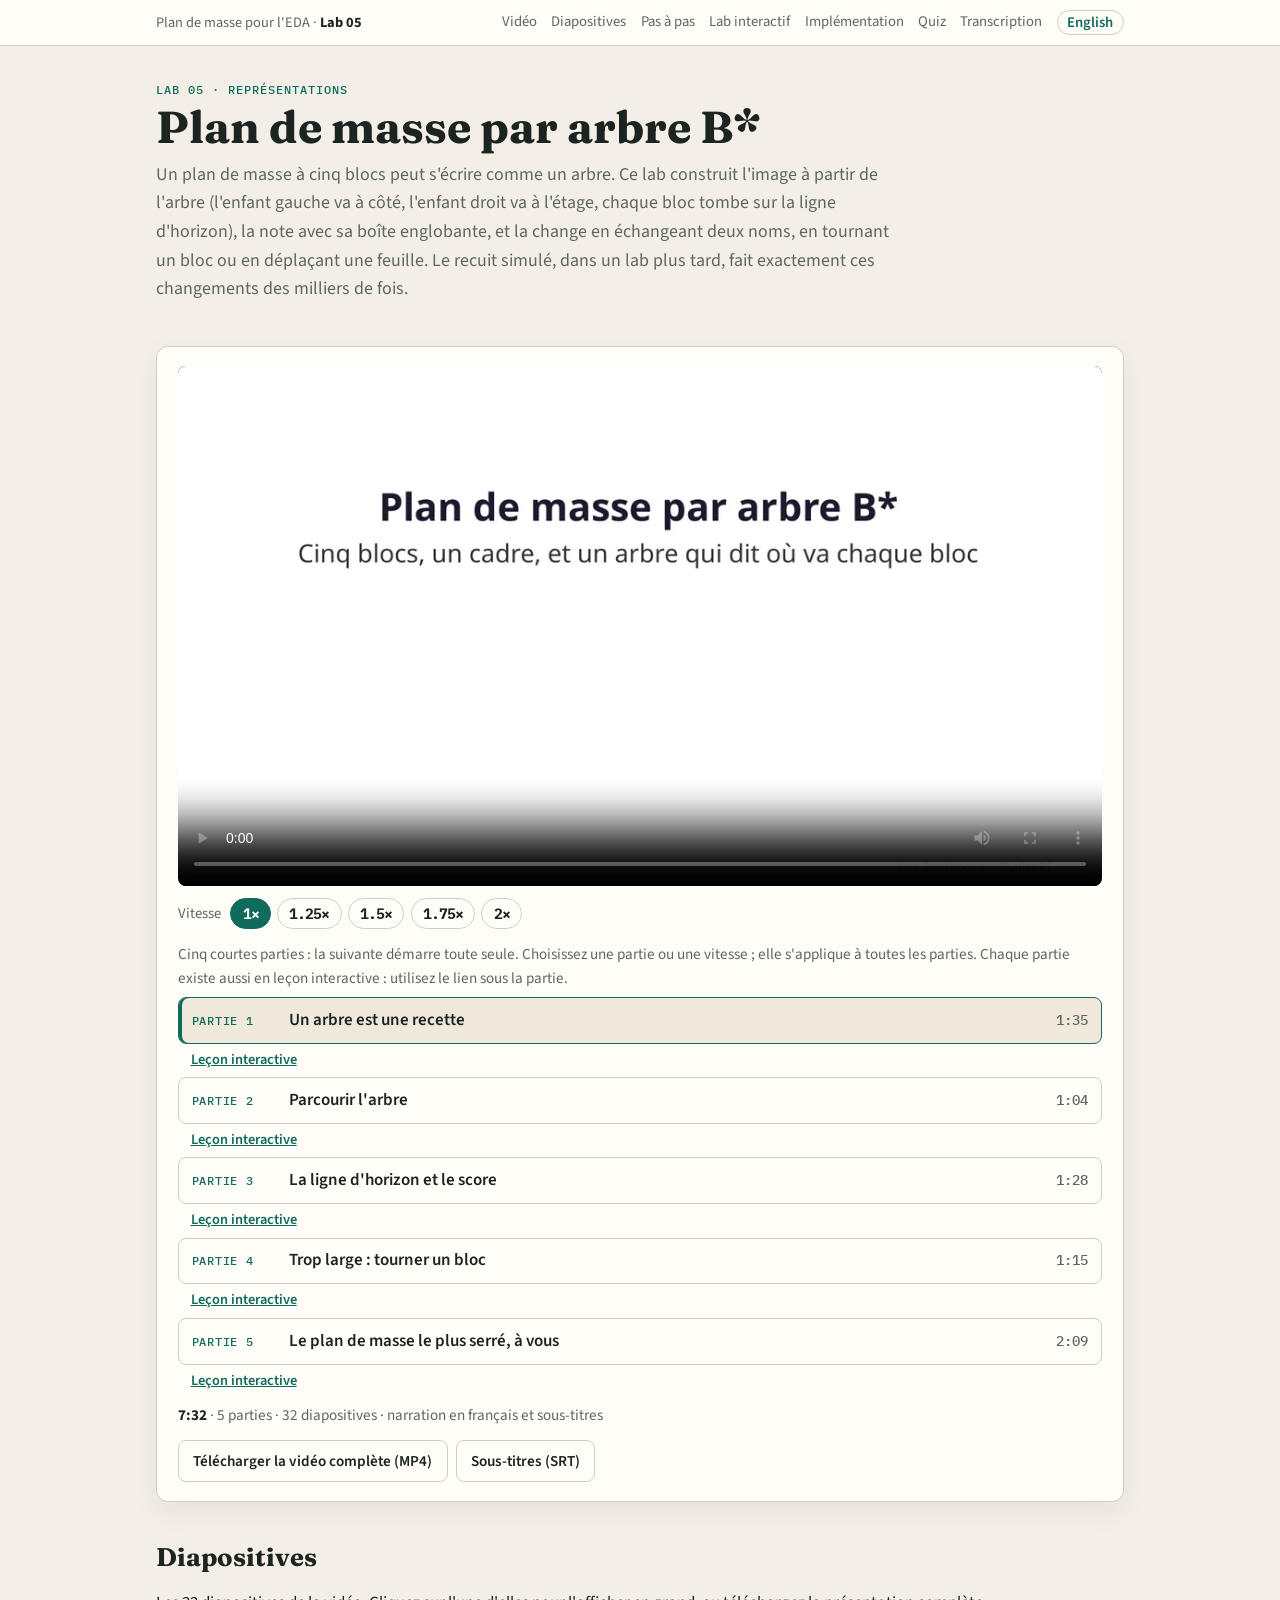
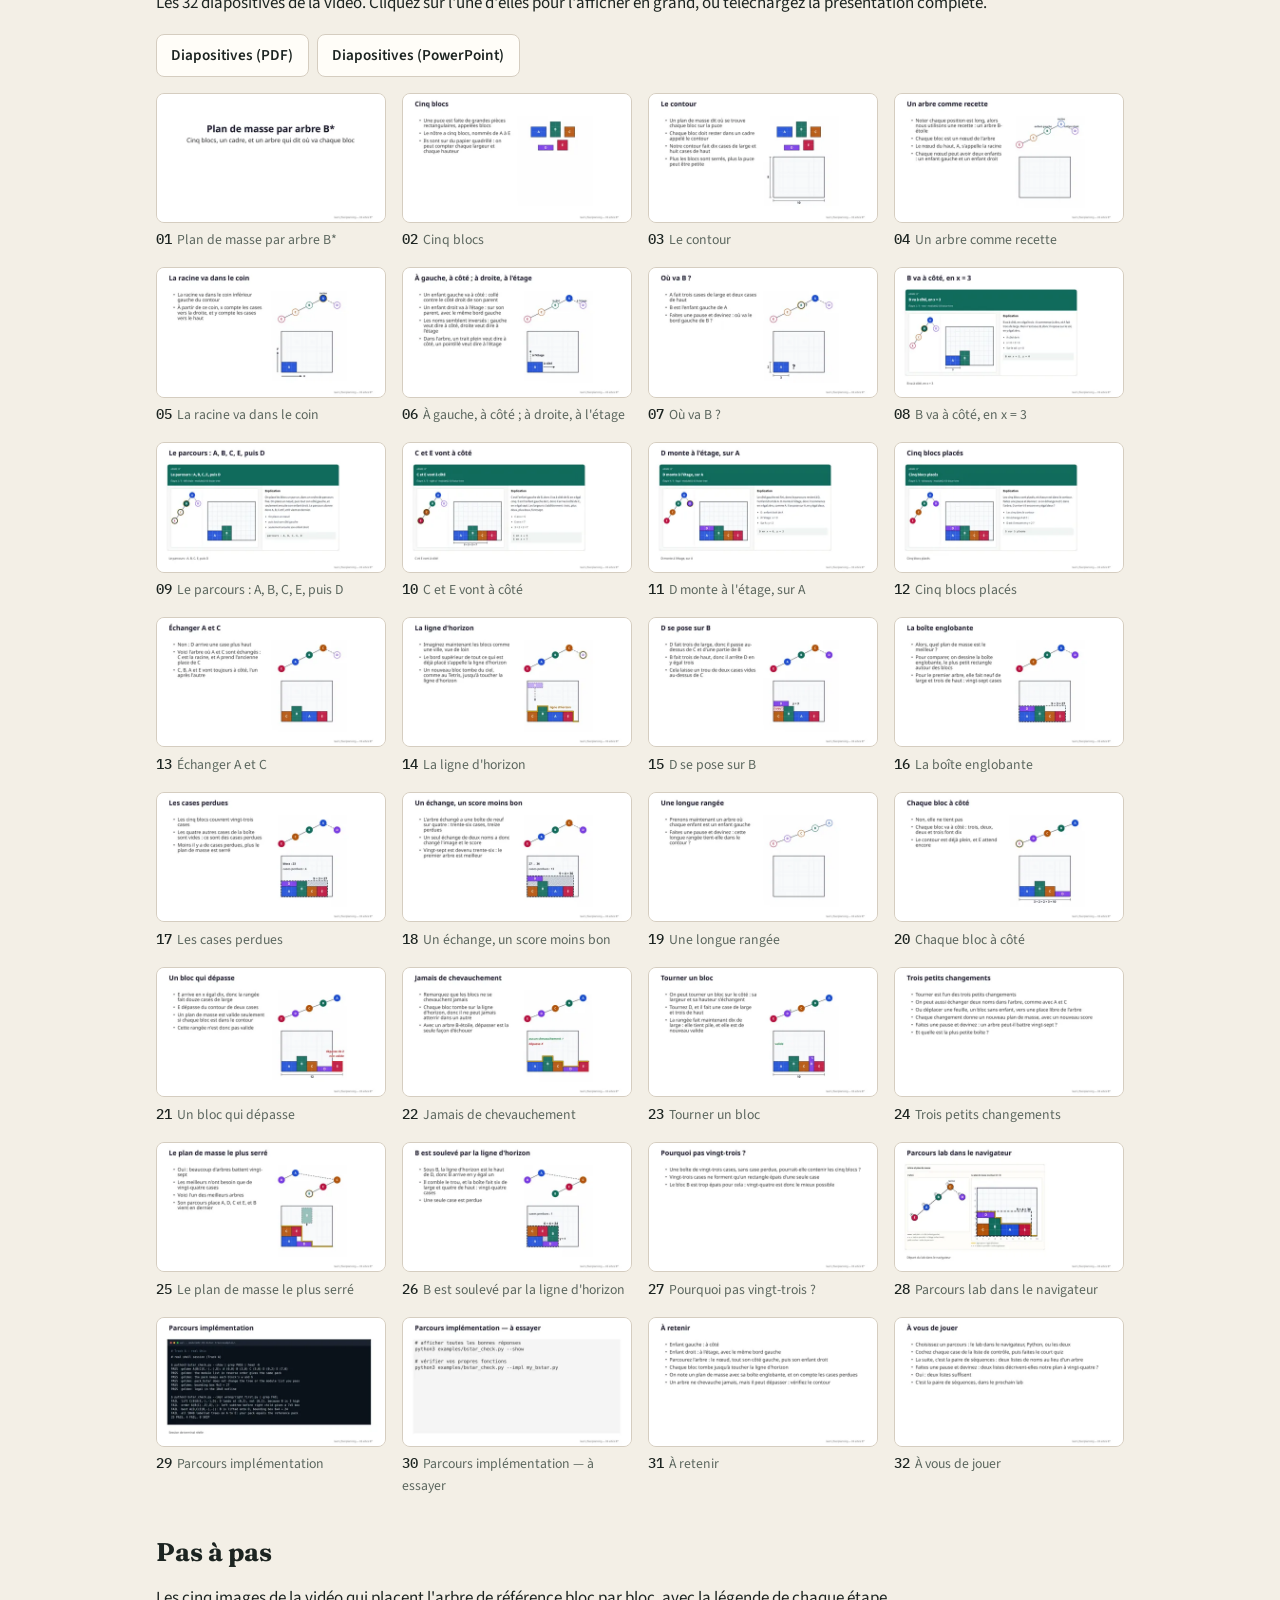
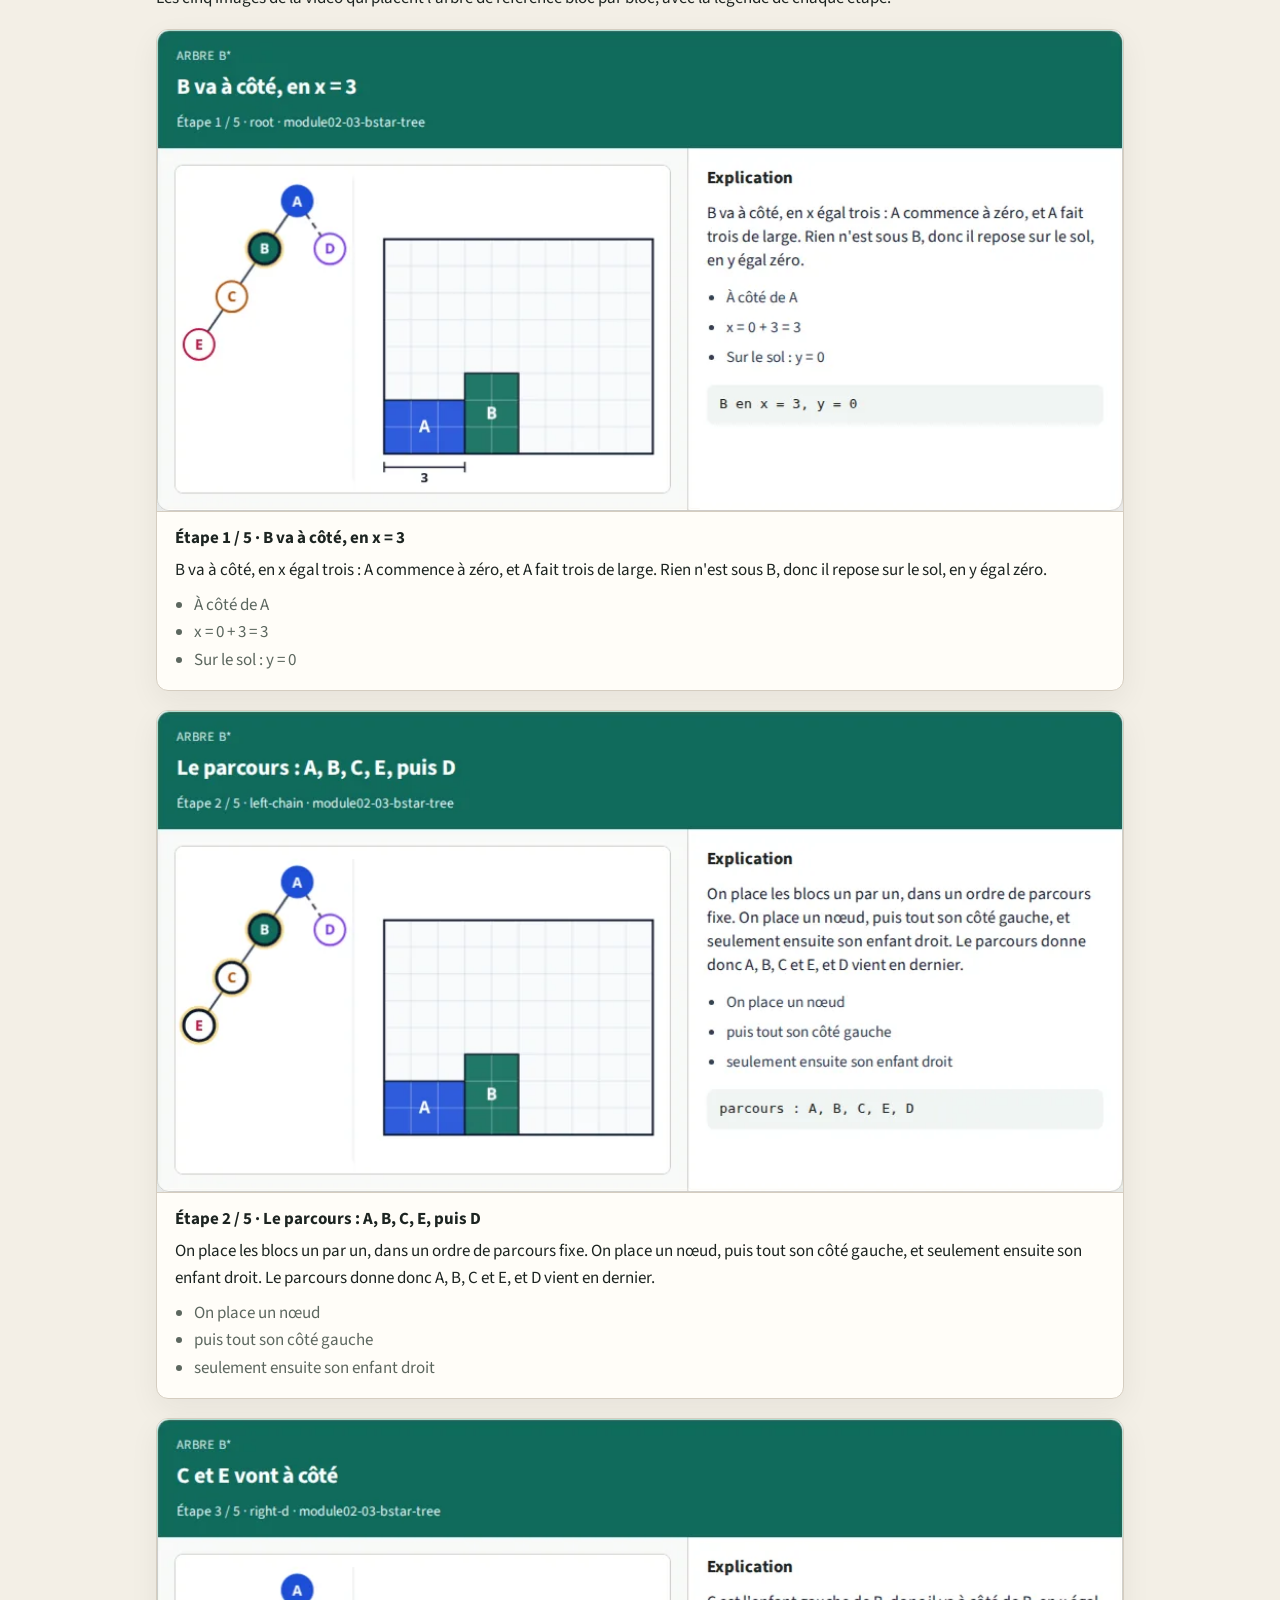
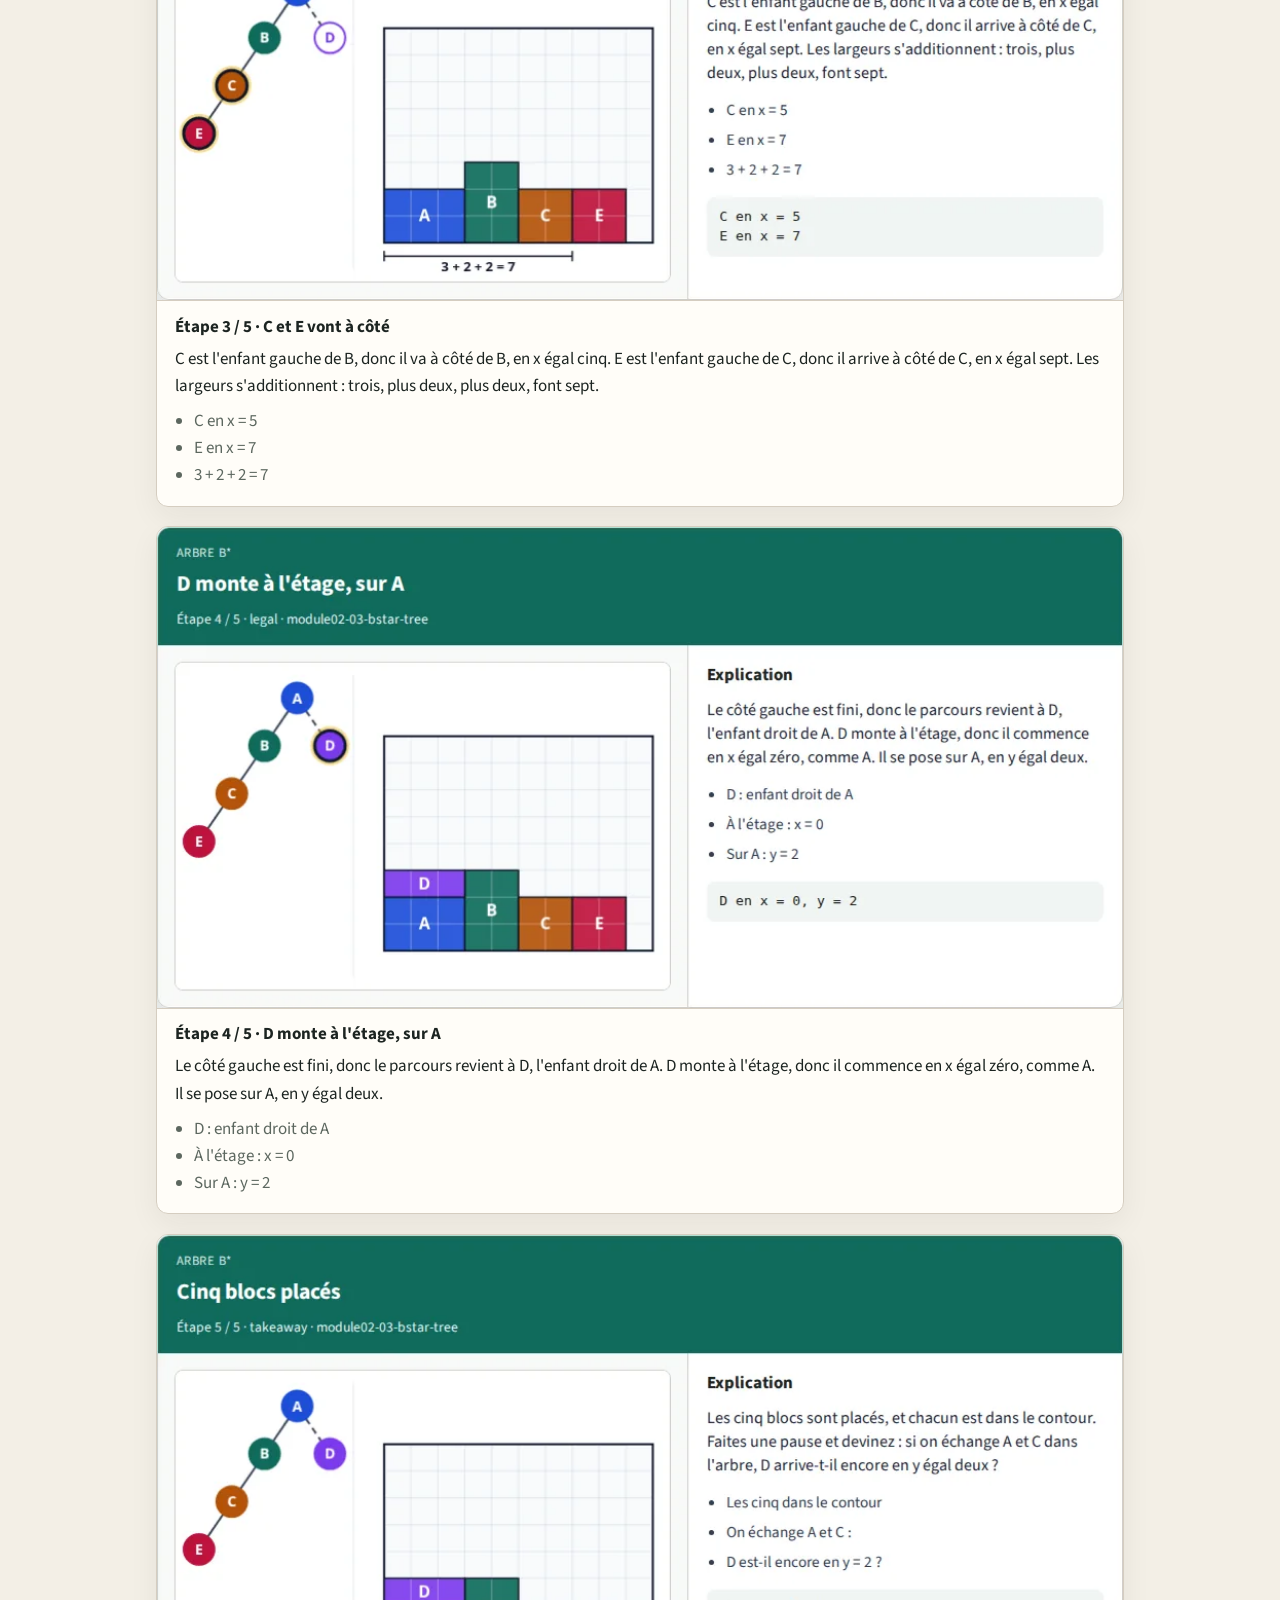
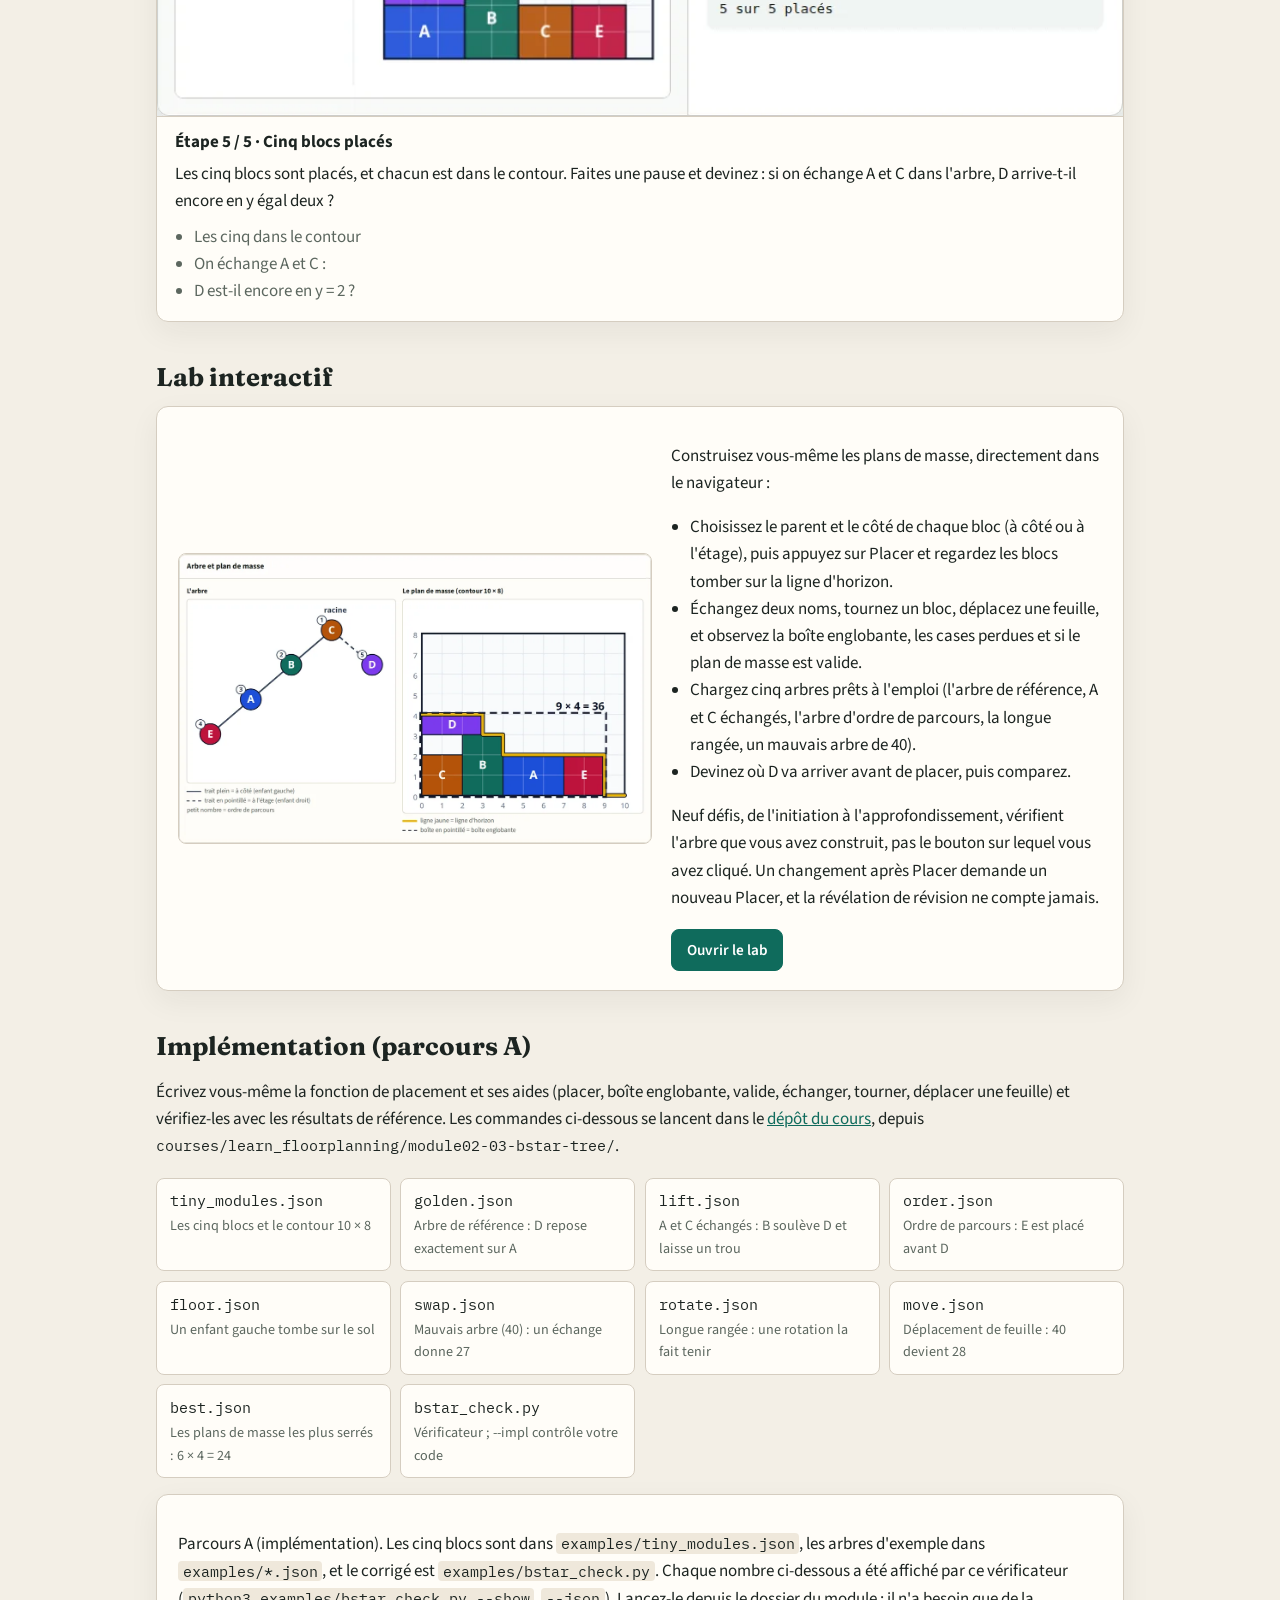
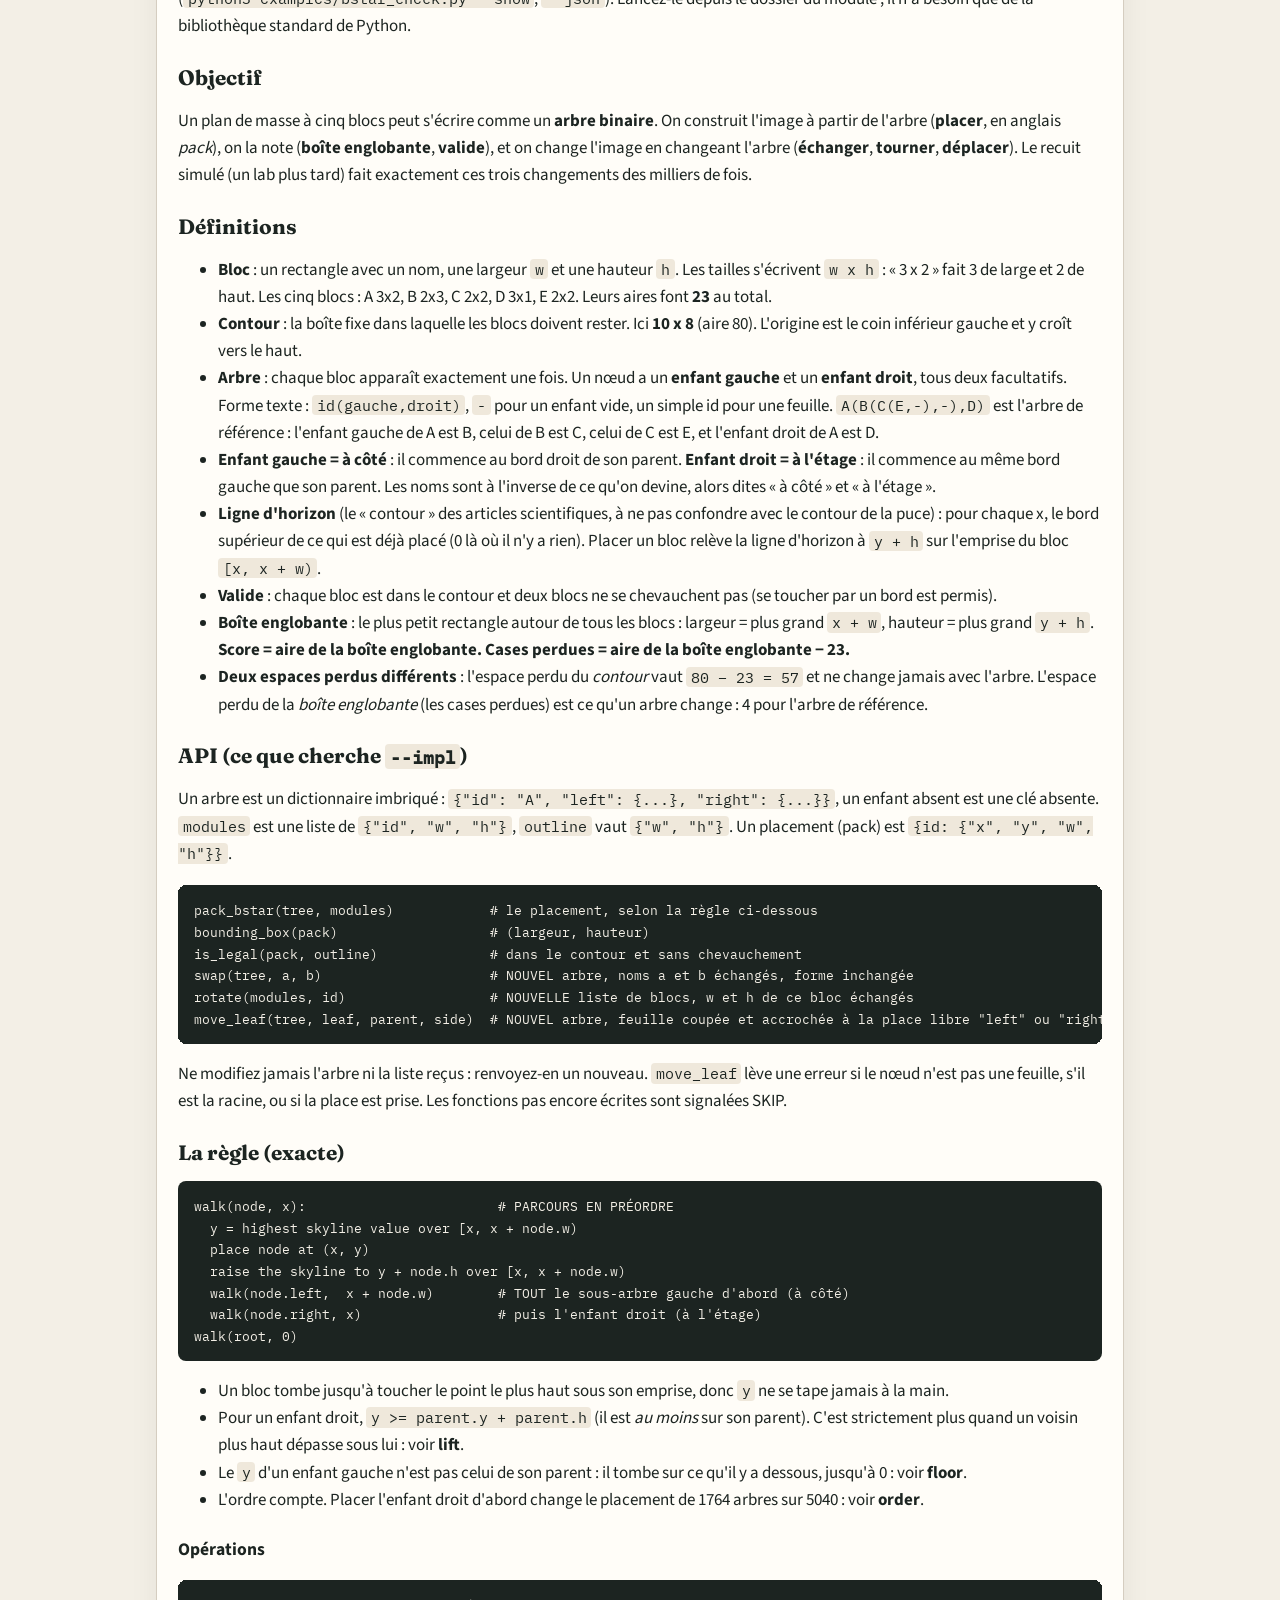
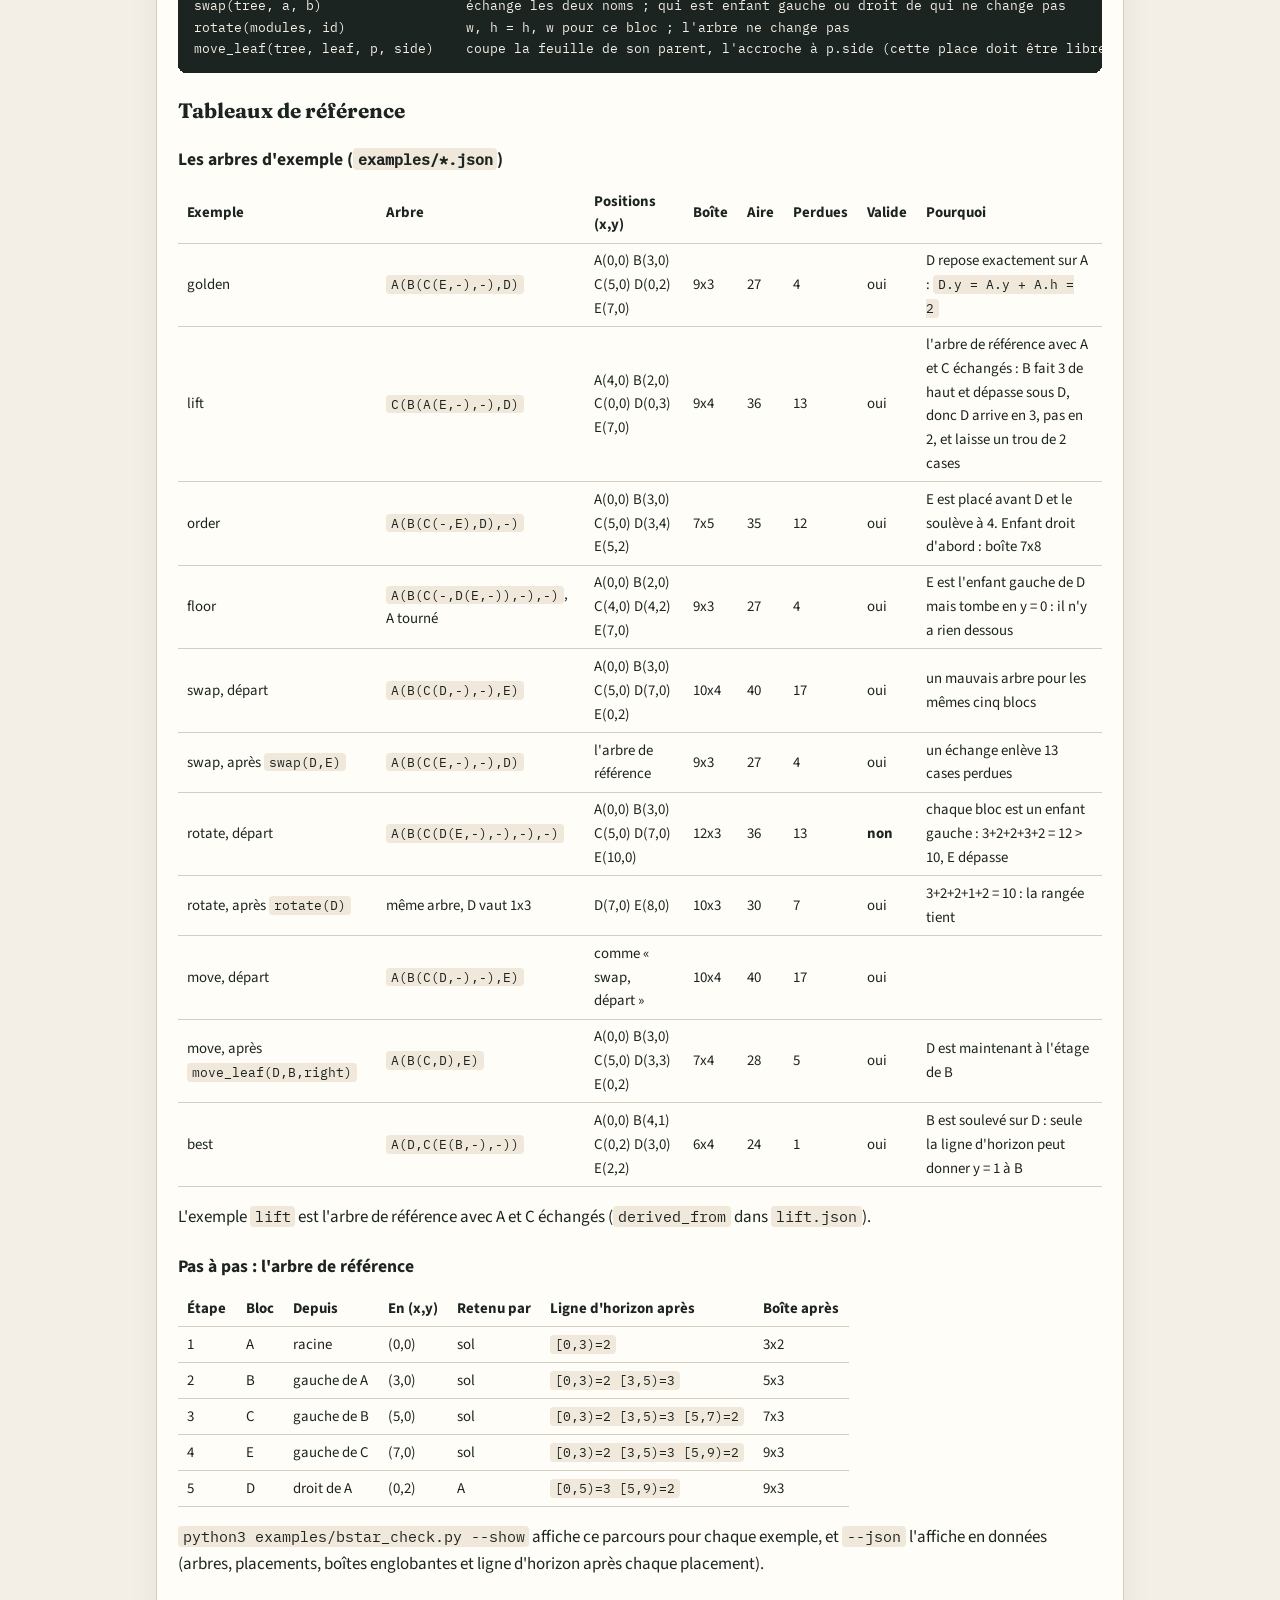
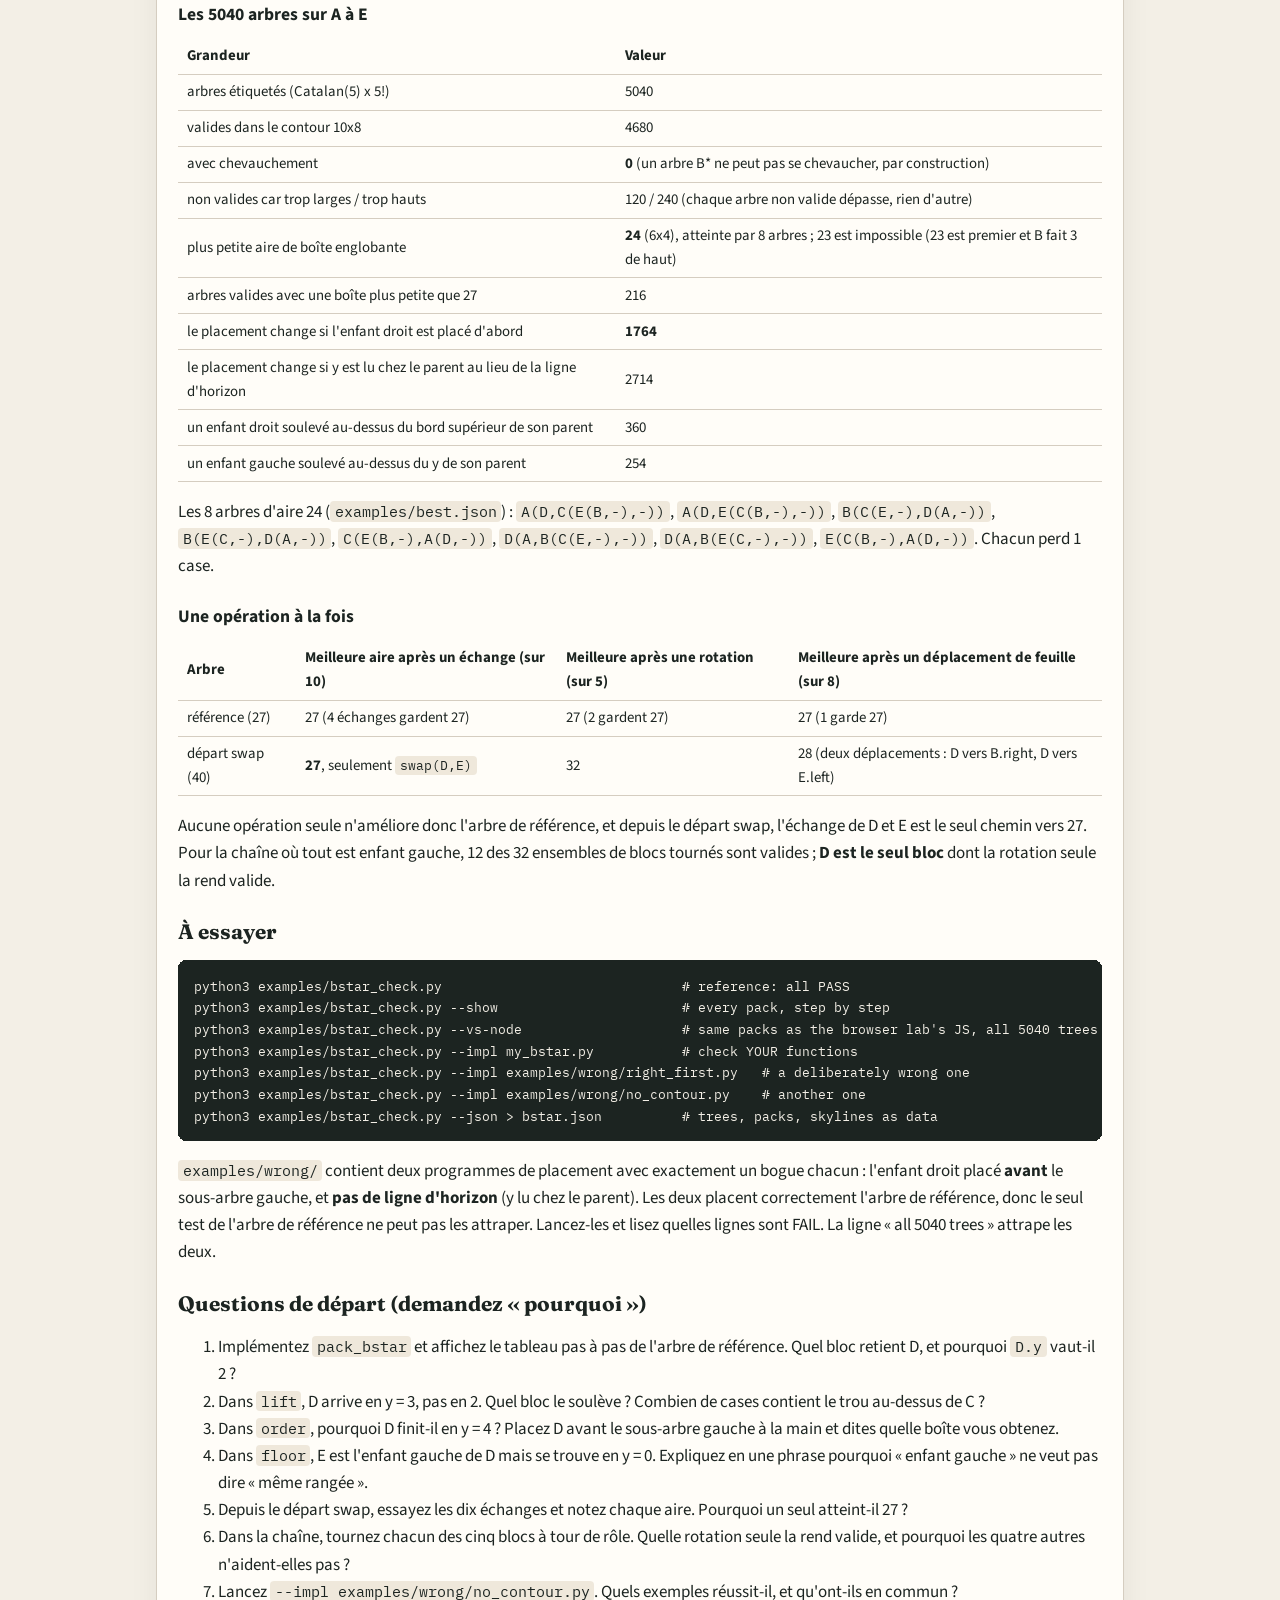
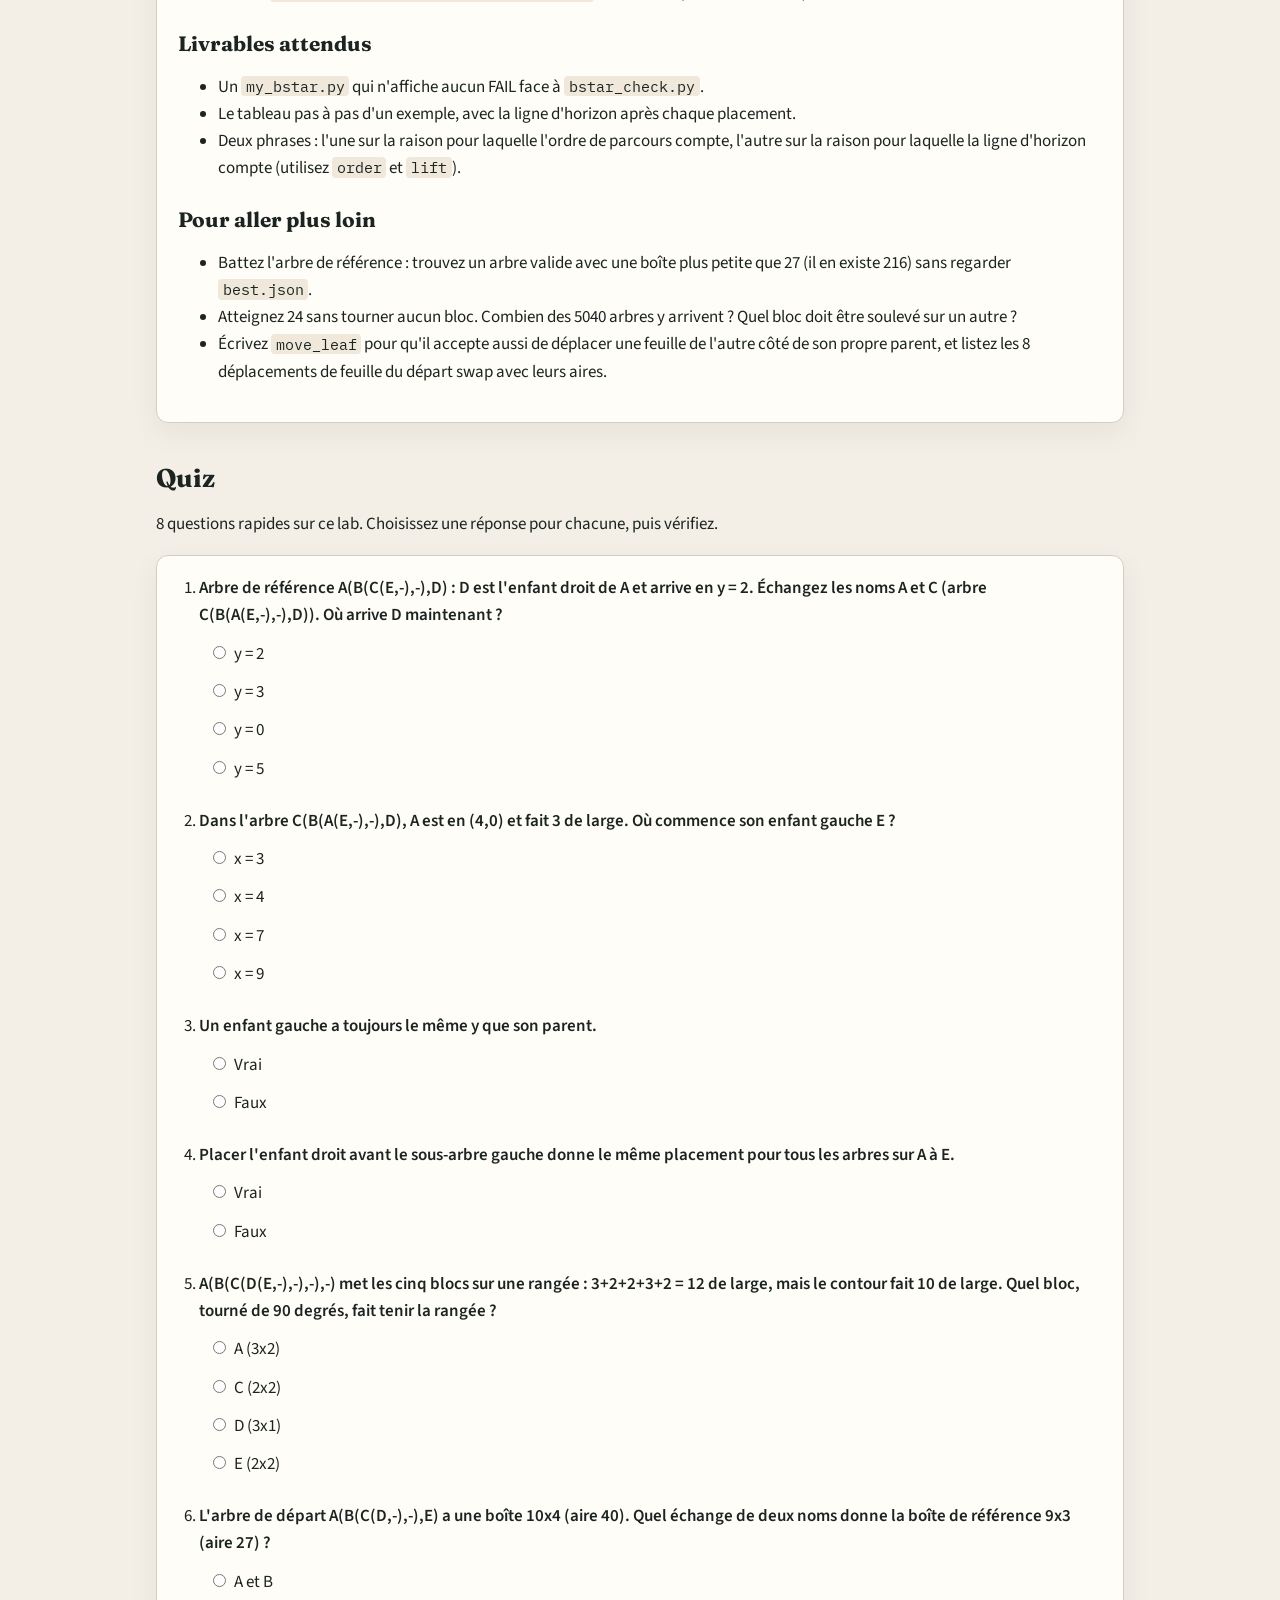
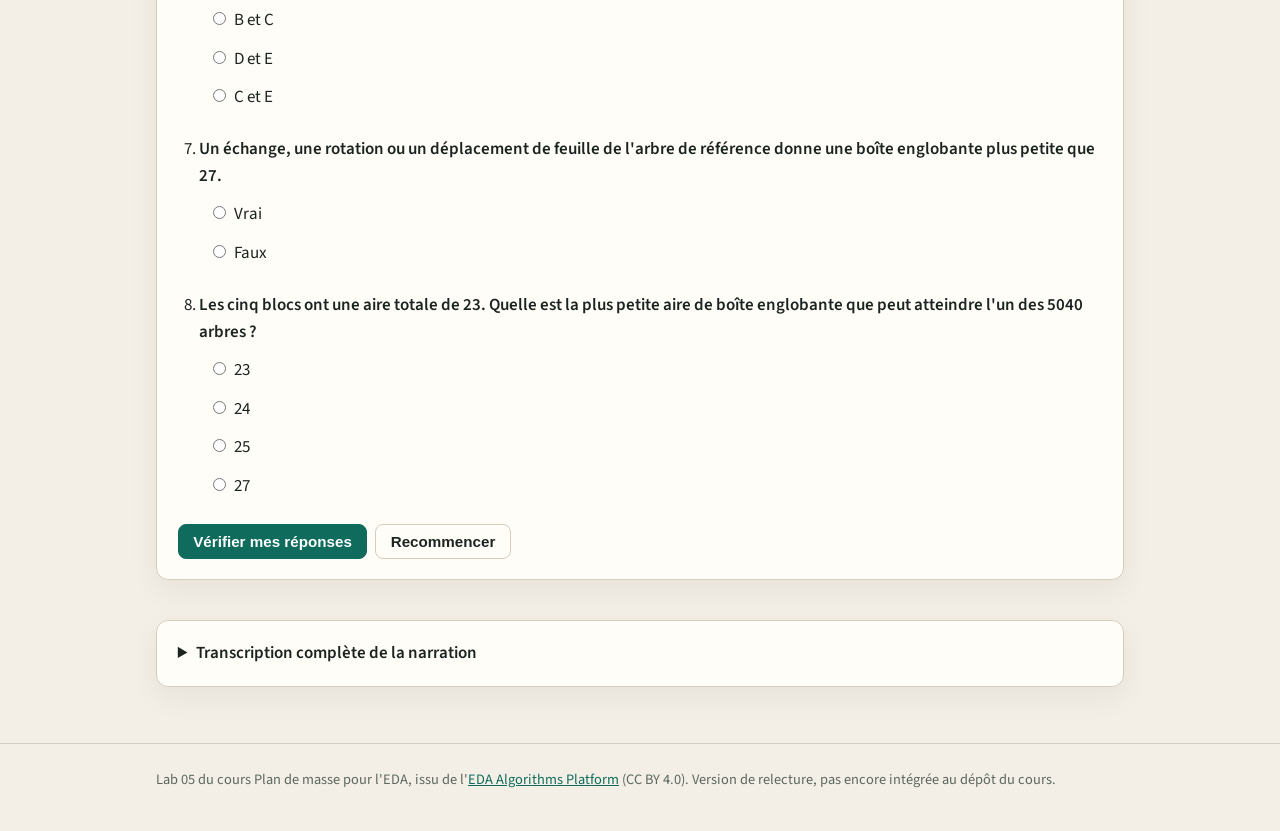
<file: docs/fr/index.html>
<!DOCTYPE html>
<html lang="fr">
<head>
  <meta charset="utf-8">
  <meta name="viewport" content="width=device-width, initial-scale=1">
  <title>Lab 05 — Plan de masse par arbre B* · Plan de masse pour l'EDA</title>
  <meta name="description" content="Lab 05 du cours Plan de masse pour l'EDA : transformer un arbre B* en plan de masse, le noter avec sa boîte englobante, et le changer en échangeant, tournant ou déplaçant, avec vidéo commentée, diapositives, lab interactif dans le navigateur et quiz.">
  <link rel="alternate" hreflang="en" href="../index.html">
  <link rel="preload" href="../fonts/source-sans-3-latin-400-normal.woff2" as="font" type="font/woff2" crossorigin>
  <link rel="stylesheet" href="../page.css">
</head>
<body>
  <header class="top">
    <div class="wrap">
      <span class="crumb">Plan de masse pour l'EDA · <strong>Lab 05</strong></span>
      <nav class="toc" aria-label="Sur cette page">
        <a href="#video">Vidéo</a>
        <a href="#slides">Diapositives</a>
        <a href="#walkthrough">Pas à pas</a>
        <a href="#lab">Lab interactif</a>
        <a href="#implement">Implémentation</a>
        <a href="#quiz">Quiz</a>
        <a href="#transcript">Transcription</a>
        <a class="lang-switch" href="../index.html" hreflang="en" lang="en" title="Read this page in English">English</a>
      </nav>
    </div>
  </header>

  <main class="wrap">
    <div class="hero">
      <p class="eyebrow">Lab 05 · Représentations</p>
      <h1>Plan de masse par arbre B*</h1>
      <p class="lead">Un plan de masse à cinq blocs peut s'écrire comme un arbre. Ce lab construit l'image à partir de l'arbre (l'enfant gauche va à côté, l'enfant droit va à l'étage, chaque bloc tombe sur la ligne d'horizon), la note avec sa boîte englobante, et la change en échangeant deux noms, en tournant un bloc ou en déplaçant une feuille. Le recuit simulé, dans un lab plus tard, fait exactement ces changements des milliers de fois.</p>
    </div>

    <section id="video">
      <div class="card video-card">
        <div class="player" data-lang="fr" data-subs-label="Français"><video controls preload="metadata" poster="slides/poster-1.webp"><source src="parts/part-1.mp4" type="video/mp4"><track kind="subtitles" src="parts/part-1.vtt" srclang="fr" label="Français" default>Votre navigateur ne prend pas en charge la balise vidéo.</video><div class="speed" role="group" aria-label="Vitesse"><span>Vitesse</span><button type="button" class="chip" data-speed="1" aria-pressed="true">1×</button><button type="button" class="chip" data-speed="1.25" aria-pressed="false">1.25×</button><button type="button" class="chip" data-speed="1.5" aria-pressed="false">1.5×</button><button type="button" class="chip" data-speed="1.75" aria-pressed="false">1.75×</button><button type="button" class="chip" data-speed="2" aria-pressed="false">2×</button></div><p class="parts-note">Cinq courtes parties : la suivante démarre toute seule. Choisissez une partie ou une vitesse ; elle s'applique à toutes les parties. Chaque partie existe aussi en leçon interactive : utilisez le lien sous la partie.</p><ol class="parts"><li><button type="button" class="part" data-src="parts/part-1.mp4" data-vtt="parts/part-1.vtt" data-poster="slides/poster-1.webp" aria-current="true"><span class="pn">Partie 1</span><span class="pt">Un arbre est une recette</span><span class="pl">1:35</span></button><a class="lesson-link" href="lessons/part-1/">Leçon interactive</a></li><li><button type="button" class="part" data-src="parts/part-2.mp4" data-vtt="parts/part-2.vtt" data-poster="slides/poster-2.webp"><span class="pn">Partie 2</span><span class="pt">Parcourir l&#x27;arbre</span><span class="pl">1:04</span></button><a class="lesson-link" href="lessons/part-2/">Leçon interactive</a></li><li><button type="button" class="part" data-src="parts/part-3.mp4" data-vtt="parts/part-3.vtt" data-poster="slides/poster-3.webp"><span class="pn">Partie 3</span><span class="pt">La ligne d&#x27;horizon et le score</span><span class="pl">1:28</span></button><a class="lesson-link" href="lessons/part-3/">Leçon interactive</a></li><li><button type="button" class="part" data-src="parts/part-4.mp4" data-vtt="parts/part-4.vtt" data-poster="slides/poster-4.webp"><span class="pn">Partie 4</span><span class="pt">Trop large : tourner un bloc</span><span class="pl">1:15</span></button><a class="lesson-link" href="lessons/part-4/">Leçon interactive</a></li><li><button type="button" class="part" data-src="parts/part-5.mp4" data-vtt="parts/part-5.vtt" data-poster="slides/poster-5.webp"><span class="pn">Partie 5</span><span class="pt">Le plan de masse le plus serré, à vous</span><span class="pl">2:09</span></button><a class="lesson-link" href="lessons/part-5/">Leçon interactive</a></li></ol></div>
        <p class="meta"><strong>7:32</strong> · 5 parties · 32 diapositives · narration en français et sous-titres</p>
        <div class="btns"><a class="btn" href="video.mp4" download>Télécharger la vidéo complète (MP4)</a><a class="btn" href="subs.srt" download>Sous-titres (SRT)</a></div>
      </div>
    </section>

    <section id="slides">
      <h2>Diapositives</h2>
      <p>Les 32 diapositives de la vidéo. Cliquez sur l'une d'elles pour l'afficher en grand, ou téléchargez la présentation complète.</p>
      <div class="btns" style="margin-bottom:1rem">
        <a class="btn" href="slides.pdf">Diapositives (PDF)</a>
        <a class="btn" href="slides.pptx" download>Diapositives (PowerPoint)</a>
      </div>
      <div class="slides">
        <figure><a href="slides/01.png"><img src="slides/thumb/01.webp" loading="lazy" width="480" height="270" alt="Diapositive 1: Plan de masse par arbre B*"></a><figcaption><b>01</b>Plan de masse par arbre B*</figcaption></figure>
<figure><a href="slides/02.png"><img src="slides/thumb/02.webp" loading="lazy" width="480" height="270" alt="Diapositive 2: Cinq blocs"></a><figcaption><b>02</b>Cinq blocs</figcaption></figure>
<figure><a href="slides/03.png"><img src="slides/thumb/03.webp" loading="lazy" width="480" height="270" alt="Diapositive 3: Le contour"></a><figcaption><b>03</b>Le contour</figcaption></figure>
<figure><a href="slides/04.png"><img src="slides/thumb/04.webp" loading="lazy" width="480" height="270" alt="Diapositive 4: Un arbre comme recette"></a><figcaption><b>04</b>Un arbre comme recette</figcaption></figure>
<figure><a href="slides/05.png"><img src="slides/thumb/05.webp" loading="lazy" width="480" height="270" alt="Diapositive 5: La racine va dans le coin"></a><figcaption><b>05</b>La racine va dans le coin</figcaption></figure>
<figure><a href="slides/06.png"><img src="slides/thumb/06.webp" loading="lazy" width="480" height="270" alt="Diapositive 6: À gauche, à côté ; à droite, à l&#x27;étage"></a><figcaption><b>06</b>À gauche, à côté ; à droite, à l&#x27;étage</figcaption></figure>
<figure><a href="slides/07.png"><img src="slides/thumb/07.webp" loading="lazy" width="480" height="270" alt="Diapositive 7: Où va B ?"></a><figcaption><b>07</b>Où va B ?</figcaption></figure>
<figure><a href="slides/08.png"><img src="slides/thumb/08.webp" loading="lazy" width="480" height="270" alt="Diapositive 8: B va à côté, en x = 3"></a><figcaption><b>08</b>B va à côté, en x = 3</figcaption></figure>
<figure><a href="slides/09.png"><img src="slides/thumb/09.webp" loading="lazy" width="480" height="270" alt="Diapositive 9: Le parcours : A, B, C, E, puis D"></a><figcaption><b>09</b>Le parcours : A, B, C, E, puis D</figcaption></figure>
<figure><a href="slides/10.png"><img src="slides/thumb/10.webp" loading="lazy" width="480" height="270" alt="Diapositive 10: C et E vont à côté"></a><figcaption><b>10</b>C et E vont à côté</figcaption></figure>
<figure><a href="slides/11.png"><img src="slides/thumb/11.webp" loading="lazy" width="480" height="270" alt="Diapositive 11: D monte à l&#x27;étage, sur A"></a><figcaption><b>11</b>D monte à l&#x27;étage, sur A</figcaption></figure>
<figure><a href="slides/12.png"><img src="slides/thumb/12.webp" loading="lazy" width="480" height="270" alt="Diapositive 12: Cinq blocs placés"></a><figcaption><b>12</b>Cinq blocs placés</figcaption></figure>
<figure><a href="slides/13.png"><img src="slides/thumb/13.webp" loading="lazy" width="480" height="270" alt="Diapositive 13: Échanger A et C"></a><figcaption><b>13</b>Échanger A et C</figcaption></figure>
<figure><a href="slides/14.png"><img src="slides/thumb/14.webp" loading="lazy" width="480" height="270" alt="Diapositive 14: La ligne d&#x27;horizon"></a><figcaption><b>14</b>La ligne d&#x27;horizon</figcaption></figure>
<figure><a href="slides/15.png"><img src="slides/thumb/15.webp" loading="lazy" width="480" height="270" alt="Diapositive 15: D se pose sur B"></a><figcaption><b>15</b>D se pose sur B</figcaption></figure>
<figure><a href="slides/16.png"><img src="slides/thumb/16.webp" loading="lazy" width="480" height="270" alt="Diapositive 16: La boîte englobante"></a><figcaption><b>16</b>La boîte englobante</figcaption></figure>
<figure><a href="slides/17.png"><img src="slides/thumb/17.webp" loading="lazy" width="480" height="270" alt="Diapositive 17: Les cases perdues"></a><figcaption><b>17</b>Les cases perdues</figcaption></figure>
<figure><a href="slides/18.png"><img src="slides/thumb/18.webp" loading="lazy" width="480" height="270" alt="Diapositive 18: Un échange, un score moins bon"></a><figcaption><b>18</b>Un échange, un score moins bon</figcaption></figure>
<figure><a href="slides/19.png"><img src="slides/thumb/19.webp" loading="lazy" width="480" height="270" alt="Diapositive 19: Une longue rangée"></a><figcaption><b>19</b>Une longue rangée</figcaption></figure>
<figure><a href="slides/20.png"><img src="slides/thumb/20.webp" loading="lazy" width="480" height="270" alt="Diapositive 20: Chaque bloc à côté"></a><figcaption><b>20</b>Chaque bloc à côté</figcaption></figure>
<figure><a href="slides/21.png"><img src="slides/thumb/21.webp" loading="lazy" width="480" height="270" alt="Diapositive 21: Un bloc qui dépasse"></a><figcaption><b>21</b>Un bloc qui dépasse</figcaption></figure>
<figure><a href="slides/22.png"><img src="slides/thumb/22.webp" loading="lazy" width="480" height="270" alt="Diapositive 22: Jamais de chevauchement"></a><figcaption><b>22</b>Jamais de chevauchement</figcaption></figure>
<figure><a href="slides/23.png"><img src="slides/thumb/23.webp" loading="lazy" width="480" height="270" alt="Diapositive 23: Tourner un bloc"></a><figcaption><b>23</b>Tourner un bloc</figcaption></figure>
<figure><a href="slides/24.png"><img src="slides/thumb/24.webp" loading="lazy" width="480" height="270" alt="Diapositive 24: Trois petits changements"></a><figcaption><b>24</b>Trois petits changements</figcaption></figure>
<figure><a href="slides/25.png"><img src="slides/thumb/25.webp" loading="lazy" width="480" height="270" alt="Diapositive 25: Le plan de masse le plus serré"></a><figcaption><b>25</b>Le plan de masse le plus serré</figcaption></figure>
<figure><a href="slides/26.png"><img src="slides/thumb/26.webp" loading="lazy" width="480" height="270" alt="Diapositive 26: B est soulevé par la ligne d&#x27;horizon"></a><figcaption><b>26</b>B est soulevé par la ligne d&#x27;horizon</figcaption></figure>
<figure><a href="slides/27.png"><img src="slides/thumb/27.webp" loading="lazy" width="480" height="270" alt="Diapositive 27: Pourquoi pas vingt-trois ?"></a><figcaption><b>27</b>Pourquoi pas vingt-trois ?</figcaption></figure>
<figure><a href="slides/28.png"><img src="slides/thumb/28.webp" loading="lazy" width="480" height="270" alt="Diapositive 28: Parcours lab dans le navigateur"></a><figcaption><b>28</b>Parcours lab dans le navigateur</figcaption></figure>
<figure><a href="slides/29.png"><img src="slides/thumb/29.webp" loading="lazy" width="480" height="270" alt="Diapositive 29: Parcours implémentation"></a><figcaption><b>29</b>Parcours implémentation</figcaption></figure>
<figure><a href="slides/30.png"><img src="slides/thumb/30.webp" loading="lazy" width="480" height="270" alt="Diapositive 30: Parcours implémentation — à essayer"></a><figcaption><b>30</b>Parcours implémentation — à essayer</figcaption></figure>
<figure><a href="slides/31.png"><img src="slides/thumb/31.webp" loading="lazy" width="480" height="270" alt="Diapositive 31: À retenir"></a><figcaption><b>31</b>À retenir</figcaption></figure>
<figure><a href="slides/32.png"><img src="slides/thumb/32.webp" loading="lazy" width="480" height="270" alt="Diapositive 32: À vous de jouer"></a><figcaption><b>32</b>À vous de jouer</figcaption></figure>
      </div>
    </section>

    <section id="walkthrough">
      <h2>Pas à pas</h2>
      <p>Les cinq images de la vidéo qui placent l'arbre de référence bloc par bloc, avec la légende de chaque étape.</p>
      <div class="walk">
        <figure class="walk-step"><a href="img/steps/01-root.png"><img src="img/steps/01-root.webp" loading="lazy" width="940" height="468" alt="Étape 1 / 5: B va à côté, en x = 3"></a><figcaption><b>Étape 1 / 5 · B va à côté, en x = 3</b><span>B va à côté, en x égal trois : A commence à zéro, et A fait trois de large. Rien n&#x27;est sous B, donc il repose sur le sol, en y égal zéro.</span><ul><li>À côté de A</li><li>x = 0 + 3 = 3</li><li>Sur le sol : y = 0</li></ul></figcaption></figure>
<figure class="walk-step"><a href="img/steps/02-left-chain.png"><img src="img/steps/02-left-chain.webp" loading="lazy" width="940" height="468" alt="Étape 2 / 5: Le parcours : A, B, C, E, puis D"></a><figcaption><b>Étape 2 / 5 · Le parcours : A, B, C, E, puis D</b><span>On place les blocs un par un, dans un ordre de parcours fixe. On place un nœud, puis tout son côté gauche, et seulement ensuite son enfant droit. Le parcours donne donc A, B, C et E, et D vient en dernier.</span><ul><li>On place un nœud</li><li>puis tout son côté gauche</li><li>seulement ensuite son enfant droit</li></ul></figcaption></figure>
<figure class="walk-step"><a href="img/steps/03-right-d.png"><img src="img/steps/03-right-d.webp" loading="lazy" width="940" height="468" alt="Étape 3 / 5: C et E vont à côté"></a><figcaption><b>Étape 3 / 5 · C et E vont à côté</b><span>C est l&#x27;enfant gauche de B, donc il va à côté de B, en x égal cinq. E est l&#x27;enfant gauche de C, donc il arrive à côté de C, en x égal sept. Les largeurs s&#x27;additionnent : trois, plus deux, plus deux, font sept.</span><ul><li>C en x = 5</li><li>E en x = 7</li><li>3 + 2 + 2 = 7</li></ul></figcaption></figure>
<figure class="walk-step"><a href="img/steps/04-legal.png"><img src="img/steps/04-legal.webp" loading="lazy" width="940" height="468" alt="Étape 4 / 5: D monte à l&#x27;étage, sur A"></a><figcaption><b>Étape 4 / 5 · D monte à l&#x27;étage, sur A</b><span>Le côté gauche est fini, donc le parcours revient à D, l&#x27;enfant droit de A. D monte à l&#x27;étage, donc il commence en x égal zéro, comme A. Il se pose sur A, en y égal deux.</span><ul><li>D : enfant droit de A</li><li>À l&#x27;étage : x = 0</li><li>Sur A : y = 2</li></ul></figcaption></figure>
<figure class="walk-step"><a href="img/steps/05-takeaway.png"><img src="img/steps/05-takeaway.webp" loading="lazy" width="940" height="468" alt="Étape 5 / 5: Cinq blocs placés"></a><figcaption><b>Étape 5 / 5 · Cinq blocs placés</b><span>Les cinq blocs sont placés, et chacun est dans le contour. Faites une pause et devinez : si on échange A et C dans l&#x27;arbre, D arrive-t-il encore en y égal deux ?</span><ul><li>Les cinq dans le contour</li><li>On échange A et C :</li><li>D est-il encore en y = 2 ?</li></ul></figcaption></figure>
      </div>
    </section>

    <section id="lab">
      <h2>Lab interactif</h2>
      <div class="card lab-grid">
        <a href="tools/bstar-tree/index.html"><img src="img/lab-starter.webp" loading="lazy" alt="Le lab arbre B* : l'arbre à gauche et le plan de masse à droite, avec la ligne d'horizon, la boîte englobante et les cases perdues"></a>
        <div>
          <p>Construisez vous-même les plans de masse, directement dans le navigateur :</p>
          <ul>
            <li>Choisissez le parent et le côté de chaque bloc (à côté ou à l&#x27;étage), puis appuyez sur Placer et regardez les blocs tomber sur la ligne d&#x27;horizon.</li>
<li>Échangez deux noms, tournez un bloc, déplacez une feuille, et observez la boîte englobante, les cases perdues et si le plan de masse est valide.</li>
<li>Chargez cinq arbres prêts à l&#x27;emploi (l&#x27;arbre de référence, A et C échangés, l&#x27;arbre d&#x27;ordre de parcours, la longue rangée, un mauvais arbre de 40).</li>
<li>Devinez où D va arriver avant de placer, puis comparez.</li>
          </ul>
          <p>Neuf défis, de l'initiation à l'approfondissement, vérifient l'arbre que vous avez construit, pas le bouton sur lequel vous avez cliqué. Un changement après Placer demande un nouveau Placer, et la révélation de révision ne compte jamais.</p>
          <div class="btns"><a class="btn primary" href="tools/bstar-tree/index.html">Ouvrir le lab</a></div>
        </div>
      </div>
    </section>

    <section id="implement">
      <h2>Implémentation (parcours A)</h2>
      <p>Écrivez vous-même la fonction de placement et ses aides (placer, boîte englobante, valide, échanger, tourner, déplacer une feuille) et vérifiez-les avec les résultats de référence. Les commandes ci-dessous se lancent dans le <a href="https://github.com/yongfu-li/eda-learning">dépôt du cours</a>, depuis <code>courses/learn_floorplanning/module02-03-bstar-tree/</code>.</p>
      <div class="files">
        <a href="../examples/tiny_modules.json" download><code>tiny_modules.json</code><small>Les cinq blocs et le contour 10 × 8</small></a>
<a href="../examples/golden.json" download><code>golden.json</code><small>Arbre de référence : D repose exactement sur A</small></a>
<a href="../examples/lift.json" download><code>lift.json</code><small>A et C échangés : B soulève D et laisse un trou</small></a>
<a href="../examples/order.json" download><code>order.json</code><small>Ordre de parcours : E est placé avant D</small></a>
<a href="../examples/floor.json" download><code>floor.json</code><small>Un enfant gauche tombe sur le sol</small></a>
<a href="../examples/swap.json" download><code>swap.json</code><small>Mauvais arbre (40) : un échange donne 27</small></a>
<a href="../examples/rotate.json" download><code>rotate.json</code><small>Longue rangée : une rotation la fait tenir</small></a>
<a href="../examples/move.json" download><code>move.json</code><small>Déplacement de feuille : 40 devient 28</small></a>
<a href="../examples/best.json" download><code>best.json</code><small>Les plans de masse les plus serrés : 6 × 4 = 24</small></a>
<a href="../examples/bstar_check.py" download><code>bstar_check.py</code><small>Vérificateur ; --impl contrôle votre code</small></a>
      </div>
      <div class="card md">
        <h1>Exemples — arbre B*</h1>
<p>Parcours A (implémentation). Les cinq blocs sont dans <code>examples/tiny_modules.json</code>, les arbres d'exemple dans <code>examples/*.json</code>,
et le corrigé est <code>examples/bstar_check.py</code>.
Chaque nombre ci-dessous a été affiché par ce vérificateur (<code>python3 examples/bstar_check.py --show</code>, <code>--json</code>).
Lancez-le depuis le dossier du module ; il n'a besoin que de la bibliothèque standard de Python.</p>
<h2>Objectif</h2>
<p>Un plan de masse à cinq blocs peut s'écrire comme un <strong>arbre binaire</strong>. On construit l'image à partir de l'arbre (<strong>placer</strong>, en anglais <em>pack</em>), on la note
(<strong>boîte englobante</strong>, <strong>valide</strong>), et on change l'image en changeant l'arbre (<strong>échanger</strong>, <strong>tourner</strong>, <strong>déplacer</strong>).
Le recuit simulé (un lab plus tard) fait exactement ces trois changements des milliers de fois.</p>
<h2>Définitions</h2>
<ul>
<li><strong>Bloc</strong> : un rectangle avec un nom, une largeur <code>w</code> et une hauteur <code>h</code>. Les tailles s'écrivent <code>w x h</code> : « 3 x 2 » fait 3 de large et 2 de haut.
  Les cinq blocs : A 3x2, B 2x3, C 2x2, D 3x1, E 2x2. Leurs aires font <strong>23</strong> au total.</li>
<li><strong>Contour</strong> : la boîte fixe dans laquelle les blocs doivent rester. Ici <strong>10 x 8</strong> (aire 80). L'origine est le coin inférieur gauche et
  y croît vers le haut.</li>
<li><strong>Arbre</strong> : chaque bloc apparaît exactement une fois. Un nœud a un <strong>enfant gauche</strong> et un <strong>enfant droit</strong>, tous deux facultatifs.
  Forme texte : <code>id(gauche,droit)</code>, <code>-</code> pour un enfant vide, un simple id pour une feuille. <code>A(B(C(E,-),-),D)</code> est l'arbre de référence :
  l'enfant gauche de A est B, celui de B est C, celui de C est E, et l'enfant droit de A est D.</li>
<li><strong>Enfant gauche = à côté</strong> : il commence au bord droit de son parent. <strong>Enfant droit = à l'étage</strong> : il commence au
  même bord gauche que son parent. Les noms sont à l'inverse de ce qu'on devine, alors dites « à côté » et « à l'étage ».</li>
<li><strong>Ligne d'horizon</strong> (le « contour » des articles scientifiques, à ne pas confondre avec le contour de la puce) : pour chaque x, le bord supérieur de ce qui est déjà placé (0 là où il n'y a rien).
  Placer un bloc relève la ligne d'horizon à <code>y + h</code> sur l'emprise du bloc <code>[x, x + w)</code>.</li>
<li><strong>Valide</strong> : chaque bloc est dans le contour et deux blocs ne se chevauchent pas (se toucher par un bord est permis).</li>
<li><strong>Boîte englobante</strong> : le plus petit rectangle autour de tous les blocs : largeur = plus grand <code>x + w</code>, hauteur = plus grand <code>y + h</code>.
  <strong>Score = aire de la boîte englobante. Cases perdues = aire de la boîte englobante − 23.</strong></li>
<li><strong>Deux espaces perdus différents</strong> : l'espace perdu du <em>contour</em> vaut <code>80 − 23 = 57</code> et ne change jamais avec l'arbre. L'espace perdu de la
  <em>boîte englobante</em> (les cases perdues) est ce qu'un arbre change : 4 pour l'arbre de référence.</li>
</ul>
<h2>API (ce que cherche <code>--impl</code>)</h2>
<p>Un arbre est un dictionnaire imbriqué : <code>{"id": "A", "left": {...}, "right": {...}}</code>, un enfant absent est une clé absente.
<code>modules</code> est une liste de <code>{"id", "w", "h"}</code>, <code>outline</code> vaut <code>{"w", "h"}</code>. Un placement (pack) est <code>{id: {"x", "y", "w", "h"}}</code>.</p>
<pre><code class="language-python">pack_bstar(tree, modules)            # le placement, selon la règle ci-dessous
bounding_box(pack)                   # (largeur, hauteur)
is_legal(pack, outline)              # dans le contour et sans chevauchement
swap(tree, a, b)                     # NOUVEL arbre, noms a et b échangés, forme inchangée
rotate(modules, id)                  # NOUVELLE liste de blocs, w et h de ce bloc échangés
move_leaf(tree, leaf, parent, side)  # NOUVEL arbre, feuille coupée et accrochée à la place libre &quot;left&quot; ou &quot;right&quot; de parent
</code></pre>
<p>Ne modifiez jamais l'arbre ni la liste reçus : renvoyez-en un nouveau. <code>move_leaf</code> lève une erreur si le nœud n'est pas une
feuille, s'il est la racine, ou si la place est prise. Les fonctions pas encore écrites sont signalées SKIP.</p>
<h2>La règle (exacte)</h2>
<pre><code class="language-text">walk(node, x):                        # PARCOURS EN PRÉORDRE
  y = highest skyline value over [x, x + node.w)
  place node at (x, y)
  raise the skyline to y + node.h over [x, x + node.w)
  walk(node.left,  x + node.w)        # TOUT le sous-arbre gauche d'abord (à côté)
  walk(node.right, x)                 # puis l'enfant droit (à l'étage)
walk(root, 0)
</code></pre>
<ul>
<li>Un bloc tombe jusqu'à toucher le point le plus haut sous son emprise, donc <code>y</code> ne se tape jamais à la main.</li>
<li>Pour un enfant droit, <code>y &gt;= parent.y + parent.h</code> (il est <em>au moins</em> sur son parent). C'est strictement plus quand un voisin plus
  haut dépasse sous lui : voir <strong>lift</strong>.</li>
<li>Le <code>y</code> d'un enfant gauche n'est pas celui de son parent : il tombe sur ce qu'il y a dessous, jusqu'à 0 : voir <strong>floor</strong>.</li>
<li>L'ordre compte. Placer l'enfant droit d'abord change le placement de 1764 arbres sur 5040 : voir <strong>order</strong>.</li>
</ul>
<h3>Opérations</h3>
<pre><code class="language-text">swap(tree, a, b)                  échange les deux noms ; qui est enfant gauche ou droit de qui ne change pas
rotate(modules, id)               w, h = h, w pour ce bloc ; l'arbre ne change pas
move_leaf(tree, leaf, p, side)    coupe la feuille de son parent, l'accroche à p.side (cette place doit être libre)
</code></pre>
<h2>Tableaux de référence</h2>
<h3>Les arbres d'exemple (<code>examples/*.json</code>)</h3>
<table>
<thead>
<tr>
<th>Exemple</th>
<th>Arbre</th>
<th>Positions (x,y)</th>
<th>Boîte</th>
<th>Aire</th>
<th>Perdues</th>
<th>Valide</th>
<th>Pourquoi</th>
</tr>
</thead>
<tbody>
<tr>
<td>golden</td>
<td><code>A(B(C(E,-),-),D)</code></td>
<td>A(0,0) B(3,0) C(5,0) D(0,2) E(7,0)</td>
<td>9x3</td>
<td>27</td>
<td>4</td>
<td>oui</td>
<td>D repose exactement sur A : <code>D.y = A.y + A.h = 2</code></td>
</tr>
<tr>
<td>lift</td>
<td><code>C(B(A(E,-),-),D)</code></td>
<td>A(4,0) B(2,0) C(0,0) D(0,3) E(7,0)</td>
<td>9x4</td>
<td>36</td>
<td>13</td>
<td>oui</td>
<td>l'arbre de référence avec A et C échangés : B fait 3 de haut et dépasse sous D, donc D arrive en 3, pas en 2, et laisse un trou de 2 cases</td>
</tr>
<tr>
<td>order</td>
<td><code>A(B(C(-,E),D),-)</code></td>
<td>A(0,0) B(3,0) C(5,0) D(3,4) E(5,2)</td>
<td>7x5</td>
<td>35</td>
<td>12</td>
<td>oui</td>
<td>E est placé avant D et le soulève à 4. Enfant droit d'abord : boîte 7x8</td>
</tr>
<tr>
<td>floor</td>
<td><code>A(B(C(-,D(E,-)),-),-)</code>, A tourné</td>
<td>A(0,0) B(2,0) C(4,0) D(4,2) E(7,0)</td>
<td>9x3</td>
<td>27</td>
<td>4</td>
<td>oui</td>
<td>E est l'enfant gauche de D mais tombe en y = 0 : il n'y a rien dessous</td>
</tr>
<tr>
<td>swap, départ</td>
<td><code>A(B(C(D,-),-),E)</code></td>
<td>A(0,0) B(3,0) C(5,0) D(7,0) E(0,2)</td>
<td>10x4</td>
<td>40</td>
<td>17</td>
<td>oui</td>
<td>un mauvais arbre pour les mêmes cinq blocs</td>
</tr>
<tr>
<td>swap, après <code>swap(D,E)</code></td>
<td><code>A(B(C(E,-),-),D)</code></td>
<td>l'arbre de référence</td>
<td>9x3</td>
<td>27</td>
<td>4</td>
<td>oui</td>
<td>un échange enlève 13 cases perdues</td>
</tr>
<tr>
<td>rotate, départ</td>
<td><code>A(B(C(D(E,-),-),-),-)</code></td>
<td>A(0,0) B(3,0) C(5,0) D(7,0) E(10,0)</td>
<td>12x3</td>
<td>36</td>
<td>13</td>
<td><strong>non</strong></td>
<td>chaque bloc est un enfant gauche : 3+2+2+3+2 = 12 &gt; 10, E dépasse</td>
</tr>
<tr>
<td>rotate, après <code>rotate(D)</code></td>
<td>même arbre, D vaut 1x3</td>
<td>D(7,0) E(8,0)</td>
<td>10x3</td>
<td>30</td>
<td>7</td>
<td>oui</td>
<td>3+2+2+1+2 = 10 : la rangée tient</td>
</tr>
<tr>
<td>move, départ</td>
<td><code>A(B(C(D,-),-),E)</code></td>
<td>comme « swap, départ »</td>
<td>10x4</td>
<td>40</td>
<td>17</td>
<td>oui</td>
<td></td>
</tr>
<tr>
<td>move, après <code>move_leaf(D,B,right)</code></td>
<td><code>A(B(C,D),E)</code></td>
<td>A(0,0) B(3,0) C(5,0) D(3,3) E(0,2)</td>
<td>7x4</td>
<td>28</td>
<td>5</td>
<td>oui</td>
<td>D est maintenant à l'étage de B</td>
</tr>
<tr>
<td>best</td>
<td><code>A(D,C(E(B,-),-))</code></td>
<td>A(0,0) B(4,1) C(0,2) D(3,0) E(2,2)</td>
<td>6x4</td>
<td>24</td>
<td>1</td>
<td>oui</td>
<td>B est soulevé sur D : seule la ligne d'horizon peut donner y = 1 à B</td>
</tr>
</tbody>
</table>
<p>L'exemple <code>lift</code> est l'arbre de référence avec A et C échangés (<code>derived_from</code> dans <code>lift.json</code>).</p>
<h3>Pas à pas : l'arbre de référence</h3>
<table>
<thead>
<tr>
<th>Étape</th>
<th>Bloc</th>
<th>Depuis</th>
<th>En (x,y)</th>
<th>Retenu par</th>
<th>Ligne d'horizon après</th>
<th>Boîte après</th>
</tr>
</thead>
<tbody>
<tr>
<td>1</td>
<td>A</td>
<td>racine</td>
<td>(0,0)</td>
<td>sol</td>
<td><code>[0,3)=2</code></td>
<td>3x2</td>
</tr>
<tr>
<td>2</td>
<td>B</td>
<td>gauche de A</td>
<td>(3,0)</td>
<td>sol</td>
<td><code>[0,3)=2 [3,5)=3</code></td>
<td>5x3</td>
</tr>
<tr>
<td>3</td>
<td>C</td>
<td>gauche de B</td>
<td>(5,0)</td>
<td>sol</td>
<td><code>[0,3)=2 [3,5)=3 [5,7)=2</code></td>
<td>7x3</td>
</tr>
<tr>
<td>4</td>
<td>E</td>
<td>gauche de C</td>
<td>(7,0)</td>
<td>sol</td>
<td><code>[0,3)=2 [3,5)=3 [5,9)=2</code></td>
<td>9x3</td>
</tr>
<tr>
<td>5</td>
<td>D</td>
<td>droit de A</td>
<td>(0,2)</td>
<td>A</td>
<td><code>[0,5)=3 [5,9)=2</code></td>
<td>9x3</td>
</tr>
</tbody>
</table>
<p><code>python3 examples/bstar_check.py --show</code> affiche ce parcours pour chaque exemple, et <code>--json</code> l'affiche en données
(arbres, placements, boîtes englobantes et ligne d'horizon après chaque placement).</p>
<h3>Les 5040 arbres sur A à E</h3>
<table>
<thead>
<tr>
<th>Grandeur</th>
<th>Valeur</th>
</tr>
</thead>
<tbody>
<tr>
<td>arbres étiquetés (Catalan(5) x 5!)</td>
<td>5040</td>
</tr>
<tr>
<td>valides dans le contour 10x8</td>
<td>4680</td>
</tr>
<tr>
<td>avec chevauchement</td>
<td><strong>0</strong> (un arbre B* ne peut pas se chevaucher, par construction)</td>
</tr>
<tr>
<td>non valides car trop larges / trop hauts</td>
<td>120 / 240 (chaque arbre non valide dépasse, rien d'autre)</td>
</tr>
<tr>
<td>plus petite aire de boîte englobante</td>
<td><strong>24</strong> (6x4), atteinte par 8 arbres ; 23 est impossible (23 est premier et B fait 3 de haut)</td>
</tr>
<tr>
<td>arbres valides avec une boîte plus petite que 27</td>
<td>216</td>
</tr>
<tr>
<td>le placement change si l'enfant droit est placé d'abord</td>
<td><strong>1764</strong></td>
</tr>
<tr>
<td>le placement change si y est lu chez le parent au lieu de la ligne d'horizon</td>
<td>2714</td>
</tr>
<tr>
<td>un enfant droit soulevé au-dessus du bord supérieur de son parent</td>
<td>360</td>
</tr>
<tr>
<td>un enfant gauche soulevé au-dessus du y de son parent</td>
<td>254</td>
</tr>
</tbody>
</table>
<p>Les 8 arbres d'aire 24 (<code>examples/best.json</code>) :
<code>A(D,C(E(B,-),-))</code>, <code>A(D,E(C(B,-),-))</code>, <code>B(C(E,-),D(A,-))</code>, <code>B(E(C,-),D(A,-))</code>, <code>C(E(B,-),A(D,-))</code>,
<code>D(A,B(C(E,-),-))</code>, <code>D(A,B(E(C,-),-))</code>, <code>E(C(B,-),A(D,-))</code>. Chacun perd 1 case.</p>
<h3>Une opération à la fois</h3>
<table>
<thead>
<tr>
<th>Arbre</th>
<th>Meilleure aire après un échange (sur 10)</th>
<th>Meilleure après une rotation (sur 5)</th>
<th>Meilleure après un déplacement de feuille (sur 8)</th>
</tr>
</thead>
<tbody>
<tr>
<td>référence (27)</td>
<td>27 (4 échanges gardent 27)</td>
<td>27 (2 gardent 27)</td>
<td>27 (1 garde 27)</td>
</tr>
<tr>
<td>départ swap (40)</td>
<td><strong>27</strong>, seulement <code>swap(D,E)</code></td>
<td>32</td>
<td>28 (deux déplacements : D vers B.right, D vers E.left)</td>
</tr>
</tbody>
</table>
<p>Aucune opération seule n'améliore donc l'arbre de référence, et depuis le départ swap, l'échange de D et E est le seul chemin vers 27.
Pour la chaîne où tout est enfant gauche, 12 des 32 ensembles de blocs tournés sont valides ; <strong>D est le seul bloc</strong> dont la rotation seule la rend valide.</p>
<h2>À essayer</h2>
<pre><code class="language-bash">python3 examples/bstar_check.py                              # reference: all PASS
python3 examples/bstar_check.py --show                       # every pack, step by step
python3 examples/bstar_check.py --vs-node                    # same packs as the browser lab's JS, all 5040 trees
python3 examples/bstar_check.py --impl my_bstar.py           # check YOUR functions
python3 examples/bstar_check.py --impl examples/wrong/right_first.py   # a deliberately wrong one
python3 examples/bstar_check.py --impl examples/wrong/no_contour.py    # another one
python3 examples/bstar_check.py --json &gt; bstar.json          # trees, packs, skylines as data
</code></pre>
<p><code>examples/wrong/</code> contient deux programmes de placement avec exactement un bogue chacun : l'enfant droit placé <strong>avant</strong> le sous-arbre gauche, et
<strong>pas de ligne d'horizon</strong> (y lu chez le parent). Les deux placent correctement l'arbre de référence, donc le seul test de l'arbre de référence ne peut pas les
attraper. Lancez-les et lisez quelles lignes sont FAIL. La ligne « all 5040 trees » attrape les deux.</p>
<h2>Questions de départ (demandez « pourquoi »)</h2>
<ol>
<li>Implémentez <code>pack_bstar</code> et affichez le tableau pas à pas de l'arbre de référence. Quel bloc retient D, et pourquoi <code>D.y</code> vaut-il 2 ?</li>
<li>Dans <code>lift</code>, D arrive en y = 3, pas en 2. Quel bloc le soulève ? Combien de cases contient le trou au-dessus de C ?</li>
<li>Dans <code>order</code>, pourquoi D finit-il en y = 4 ? Placez D avant le sous-arbre gauche à la main et dites quelle boîte vous obtenez.</li>
<li>Dans <code>floor</code>, E est l'enfant gauche de D mais se trouve en y = 0. Expliquez en une phrase pourquoi « enfant gauche » ne veut pas dire « même rangée ».</li>
<li>Depuis le départ swap, essayez les dix échanges et notez chaque aire. Pourquoi un seul atteint-il 27 ?</li>
<li>Dans la chaîne, tournez chacun des cinq blocs à tour de rôle. Quelle rotation seule la rend valide, et pourquoi les quatre autres n'aident-elles pas ?</li>
<li>Lancez <code>--impl examples/wrong/no_contour.py</code>. Quels exemples réussit-il, et qu'ont-ils en commun ?</li>
</ol>
<h2>Livrables attendus</h2>
<ul>
<li>Un <code>my_bstar.py</code> qui n'affiche aucun FAIL face à <code>bstar_check.py</code>.</li>
<li>Le tableau pas à pas d'un exemple, avec la ligne d'horizon après chaque placement.</li>
<li>Deux phrases : l'une sur la raison pour laquelle l'ordre de parcours compte, l'autre sur la raison pour laquelle la ligne d'horizon compte (utilisez <code>order</code> et <code>lift</code>).</li>
</ul>
<h2>Pour aller plus loin</h2>
<ul>
<li>Battez l'arbre de référence : trouvez un arbre valide avec une boîte plus petite que 27 (il en existe 216) sans regarder <code>best.json</code>.</li>
<li>Atteignez 24 sans tourner aucun bloc. Combien des 5040 arbres y arrivent ? Quel bloc doit être soulevé sur un autre ?</li>
<li>Écrivez <code>move_leaf</code> pour qu'il accepte aussi de déplacer une feuille de l'autre côté de son propre parent, et listez les 8 déplacements de feuille du départ swap avec leurs aires.</li>
</ul>
      </div>
    </section>

    <section id="quiz">
      <h2>Quiz</h2>
      <p>8 questions rapides sur ce lab. Choisissez une réponse pour chacune, puis vérifiez.</p>
      <div class="card quiz" id="quiz-root"
           data-check="Vérifier mes réponses" data-reset="Recommencer" data-pass="réussi"
           data-fail="réessayez" data-true="Vrai" data-false="Faux"></div>
      <script type="application/json" id="quiz-data">{"module": "module02-03-bstar-tree", "title": "Quiz : plan de masse par arbre B*", "passing_score": 0.67, "items": [{"id": "q1", "type": "multiple_choice", "prompt": "Arbre de référence A(B(C(E,-),-),D) : D est l'enfant droit de A et arrive en y = 2. Échangez les noms A et C (arbre C(B(A(E,-),-),D)). Où arrive D maintenant ?", "choices": ["y = 2", "y = 3", "y = 0", "y = 5"], "answer": 1, "explain": "D est l'enfant droit de la racine : il commence au même x que C et tombe sur le point le plus haut sous son emprise de 3 de large. B fait 3 de haut et dépasse sous D, donc la ligne d'horizon y vaut 3, pas les 2 de C. D arrive en (0,3), la boîte passe à 9x4 = 36 et il reste un trou de 2 cases au-dessus de C."}, {"id": "q2", "type": "multiple_choice", "prompt": "Dans l'arbre C(B(A(E,-),-),D), A est en (4,0) et fait 3 de large. Où commence son enfant gauche E ?", "choices": ["x = 3", "x = 4", "x = 7", "x = 9"], "answer": 2, "explain": "Un enfant gauche est à côté : x = parent.x + parent.w = 4 + 3 = 7. E arrive en (7,0). Un enfant droit garderait x = 4."}, {"id": "q3", "type": "true_false", "prompt": "Un enfant gauche a toujours le même y que son parent.", "answer": false, "explain": "Seul x est repris du parent ; y vient de la ligne d'horizon. Dans A(B(C(-,D(E,-)),-),-) avec A tourné, D est en (4,2) et son enfant gauche E tombe en (7,0) : il n'y a rien dessous."}, {"id": "q4", "type": "true_false", "prompt": "Placer l'enfant droit avant le sous-arbre gauche donne le même placement pour tous les arbres sur A à E.", "answer": false, "explain": "Le cours parcourt le nœud, tout son sous-arbre gauche, puis l'enfant droit. Avec l'autre ordre, 1764 des 5040 arbres se placent autrement. Dans A(B(C(-,E),D),-) la boîte est 7x5 en commençant par la gauche, mais 7x8 en commençant par la droite."}, {"id": "q5", "type": "multiple_choice", "prompt": "A(B(C(D(E,-),-),-),-) met les cinq blocs sur une rangée : 3+2+2+3+2 = 12 de large, mais le contour fait 10 de large. Quel bloc, tourné de 90 degrés, fait tenir la rangée ?", "choices": ["A (3x2)", "C (2x2)", "D (3x1)", "E (2x2)"], "answer": 2, "explain": "Tourner D donne 1x3, donc la rangée fait 3+2+2+1+2 = 10 de large : la boîte est 10x3 = 30 et valide. Tourner C ou E ne change rien (ce sont des carrés), et tourner A ne gagne que 1 (11 de large)."}, {"id": "q6", "type": "multiple_choice", "prompt": "L'arbre de départ A(B(C(D,-),-),E) a une boîte 10x4 (aire 40). Quel échange de deux noms donne la boîte de référence 9x3 (aire 27) ?", "choices": ["A et B", "B et C", "D et E", "C et E"], "answer": 2, "explain": "swap(D, E) donne A(B(C(E,-),-),D), l'arbre de référence. Des dix échanges possibles, c'est le seul qui atteint 27 ; le suivant est l'échange de A et D avec 30, et les autres donnent de 40 à 50."}, {"id": "q7", "type": "true_false", "prompt": "Un échange, une rotation ou un déplacement de feuille de l'arbre de référence donne une boîte englobante plus petite que 27.", "answer": false, "explain": "Les 10 échanges, les 5 rotations et les 8 déplacements de feuille donnent 27 ou plus (4 échanges, 2 rotations et 1 déplacement gardent exactement 27). L'arbre de référence est net, mais un meilleur arbre est à plus d'un pas (216 arbres valides le battent)."}, {"id": "q8", "type": "multiple_choice", "prompt": "Les cinq blocs ont une aire totale de 23. Quelle est la plus petite aire de boîte englobante que peut atteindre l'un des 5040 arbres ?", "choices": ["23", "24", "25", "27"], "answer": 1, "explain": "23 est premier : un rectangle d'aire 23 serait 1x23 ou 23x1, mais le bloc B fait 3 de haut. Le meilleur est 6x4 = 24 (1 case perdue), atteint par 8 arbres, par exemple A(D,C(E(B,-),-)) où B est soulevé sur D."}]}</script>
    </section>

    <section id="transcript">
      <details class="card transcript">
        <summary>Transcription complète de la narration</summary>
        <h3>Plan de masse par arbre B*</h3><p>Cinq blocs, un cadre, et un arbre qui dit où va chaque bloc. Pouvez-vous dessiner l&#x27;image à partir de l&#x27;arbre seul ? À la fin, oui, et vous trouverez même l&#x27;image la plus serrée de toutes.</p>
<h3>Cinq blocs</h3><p>Une puce est faite de grandes pièces rectangulaires, appelées blocs. Le nôtre a cinq blocs, nommés de A à E. Ils sont sur du papier quadrillé : on peut compter chaque largeur et chaque hauteur.</p>
<h3>Le contour</h3><p>Un plan de masse dit où se trouve chaque bloc sur la puce. Chaque bloc doit rester dans un cadre appelé le contour. Notre contour fait dix cases de large et huit cases de haut. Plus les blocs sont serrés, plus la puce peut être petite.</p>
<h3>Un arbre comme recette</h3><p>Noter chaque position est long, alors nous utilisons une recette : un arbre B-étoile. Chaque bloc est un nœud de l&#x27;arbre. Le nœud du haut, A, s&#x27;appelle la racine. Chaque nœud peut avoir deux enfants : un enfant gauche et un enfant droit.</p>
<h3>La racine va dans le coin</h3><p>La racine va dans le coin inférieur gauche du contour. À partir de ce coin, x compte les cases vers la droite, et y compte les cases vers le haut.</p>
<h3>À gauche, à côté ; à droite, à l&#x27;étage</h3><p>Un enfant gauche va à côté : collé contre le côté droit de son parent. Un enfant droit va à l&#x27;étage : sur son parent, avec le même bord gauche. Les noms semblent inversés : gauche veut dire à côté, droite veut dire à l&#x27;étage. Dans l&#x27;arbre, un trait plein veut dire à côté, un pointillé veut dire à l&#x27;étage.</p>
<h3>Où va B ?</h3><p>A fait trois cases de large et deux cases de haut. B est l&#x27;enfant gauche de A. Faites une pause et devinez : où va le bord gauche de B ?</p>
<h3>B va à côté, en x = 3</h3><p>B va à côté, en x égal trois : A commence à zéro, et A fait trois de large. Rien n&#x27;est sous B, donc il repose sur le sol, en y égal zéro.</p>
<h3>Le parcours : A, B, C, E, puis D</h3><p>On place les blocs un par un, dans un ordre de parcours fixe. On place un nœud, puis tout son côté gauche, et seulement ensuite son enfant droit. Le parcours donne donc A, B, C et E, et D vient en dernier.</p>
<h3>C et E vont à côté</h3><p>C est l&#x27;enfant gauche de B, donc il va à côté de B, en x égal cinq. E est l&#x27;enfant gauche de C, donc il arrive à côté de C, en x égal sept. Les largeurs s&#x27;additionnent : trois, plus deux, plus deux, font sept.</p>
<h3>D monte à l&#x27;étage, sur A</h3><p>Le côté gauche est fini, donc le parcours revient à D, l&#x27;enfant droit de A. D monte à l&#x27;étage, donc il commence en x égal zéro, comme A. Il se pose sur A, en y égal deux.</p>
<h3>Cinq blocs placés</h3><p>Les cinq blocs sont placés, et chacun est dans le contour. Faites une pause et devinez : si on échange A et C dans l&#x27;arbre, D arrive-t-il encore en y égal deux ?</p>
<h3>Échanger A et C</h3><p>Non : D arrive une case plus haut. Voici l&#x27;arbre où A et C sont échangés : C est la racine, et A prend l&#x27;ancienne place de C. C, B, A et E vont toujours à côté, l&#x27;un après l&#x27;autre.</p>
<h3>La ligne d&#x27;horizon</h3><p>Imaginez maintenant les blocs comme une ville, vue de loin. Le bord supérieur de tout ce qui est déjà placé s&#x27;appelle la ligne d&#x27;horizon. Un nouveau bloc tombe du ciel, comme au Tetris, jusqu&#x27;à toucher la ligne d&#x27;horizon.</p>
<h3>D se pose sur B</h3><p>D fait trois de large, donc il passe au-dessus de C et d&#x27;une partie de B. B fait trois de haut, donc il arrête D en y égal trois. Cela laisse un trou de deux cases vides au-dessus de C.</p>
<h3>La boîte englobante</h3><p>Alors, quel plan de masse est le meilleur ? Pour comparer, on dessine la boîte englobante, le plus petit rectangle autour des blocs. Pour le premier arbre, elle fait neuf de large et trois de haut : vingt-sept cases.</p>
<h3>Les cases perdues</h3><p>Les cinq blocs couvrent vingt-trois cases. Les quatre autres cases de la boîte sont vides : ce sont des cases perdues. Moins il y a de cases perdues, plus le plan de masse est serré.</p>
<h3>Un échange, un score moins bon</h3><p>L&#x27;arbre échangé a une boîte de neuf sur quatre : trente-six cases, treize perdues. Un seul échange de deux noms a donc changé l&#x27;image et le score. Vingt-sept est devenu trente-six : le premier arbre est meilleur.</p>
<h3>Une longue rangée</h3><p>Prenons maintenant un arbre où chaque enfant est un enfant gauche. Faites une pause et devinez : cette longue rangée tient-elle dans le contour ?</p>
<h3>Chaque bloc à côté</h3><p>Non, elle ne tient pas. Chaque bloc va à côté : trois, deux, deux et trois font dix. Le contour est déjà plein, et E attend encore.</p>
<h3>Un bloc qui dépasse</h3><p>E arrive en x égal dix, donc la rangée fait douze cases de large. E dépasse du contour de deux cases. Un plan de masse est valide seulement si chaque bloc est dans le contour. Cette rangée n&#x27;est donc pas valide.</p>
<h3>Jamais de chevauchement</h3><p>Remarquez que les blocs ne se chevauchent jamais. Chaque bloc tombe sur la ligne d&#x27;horizon, donc il ne peut jamais atterrir dans un autre. Avec un arbre B-étoile, dépasser est la seule façon d&#x27;échouer.</p>
<h3>Tourner un bloc</h3><p>On peut tourner un bloc sur le côté : sa largeur et sa hauteur s&#x27;échangent. Tournez D, et il fait une case de large et trois de haut. La rangée fait maintenant dix de large : elle tient pile, et elle est de nouveau valide.</p>
<h3>Trois petits changements</h3><p>Tourner est l&#x27;un des trois petits changements. On peut aussi échanger deux noms dans l&#x27;arbre, comme avec A et C. Ou déplacer une feuille, un bloc sans enfant, vers une place libre de l&#x27;arbre. Chaque changement donne un nouveau plan de masse, avec un nouveau score. Faites une pause et devinez : un arbre peut-il battre vingt-sept ? Et quelle est la plus petite boîte ?</p>
<h3>Le plan de masse le plus serré</h3><p>Oui : beaucoup d&#x27;arbres battent vingt-sept. Les meilleurs n&#x27;ont besoin que de vingt-quatre cases. Voici l&#x27;un des meilleurs arbres. Son parcours place A, D, C et E, et B vient en dernier.</p>
<h3>B est soulevé par la ligne d&#x27;horizon</h3><p>Sous B, la ligne d&#x27;horizon est le haut de D, donc B arrive en y égal un. Il comble le trou, et la boîte fait six de large et quatre de haut : vingt-quatre cases. Une seule case est perdue.</p>
<h3>Pourquoi pas vingt-trois ?</h3><p>Une boîte de vingt-trois cases, sans case perdue, pourrait-elle contenir les cinq blocs ? Vingt-trois cases ne forment qu&#x27;un rectangle épais d&#x27;une seule case. Le bloc B est trop épais pour cela : vingt-quatre est donc le mieux possible.</p>
<h3>Parcours lab dans le navigateur</h3><p>Construisez maintenant des plans de masse vous-même. Dans le lab du navigateur, vous modifiez l&#x27;arbre et vous regardez chaque bloc tomber sur la ligne d&#x27;horizon. Les défis vérifient l&#x27;arbre que vous avez construit. Soulevez D plus haut, faites tenir la longue rangée, et atteignez vingt-quatre.</p>
<h3>Parcours implémentation</h3><p>Si vous aimez programmer, écrivez la fonction de placement en Python. Le fichier d&#x27;exemples donne les règles exactes. Lancez une fois le vérificateur pour afficher toutes les bonnes réponses, puis lancez-le sur votre fichier. Il compare votre placement au bon sur les cinq mille quarante arbres.</p>
<h3>À retenir</h3><p>Enfant gauche : à côté. Enfant droit : à l&#x27;étage, avec le même bord gauche. Parcourez l&#x27;arbre : le nœud, tout son côté gauche, puis son enfant droit. Chaque bloc tombe jusqu&#x27;à toucher la ligne d&#x27;horizon. On note un plan de masse avec sa boîte englobante, et on compte les cases perdues. Un arbre ne chevauche jamais, mais il peut dépasser : vérifiez le contour.</p>
<h3>À vous de jouer</h3><p>Choisissez un parcours : le lab dans le navigateur, Python, ou les deux. Cochez chaque case de la liste de contrôle, puis faites le court quiz. La suite, c&#x27;est la paire de séquences : deux listes de noms au lieu d&#x27;un arbre. Faites une pause et devinez : deux listes décrivent-elles notre plan à vingt-quatre ? Oui : deux listes suffisent. C&#x27;est la paire de séquences, dans le prochain lab.</p>
      </details>
    </section>
  </main>

  <footer>
    <div class="wrap">Lab 05 du cours Plan de masse pour l'EDA, issu de l'<a href="https://github.com/yongfu-li/eda-learning">EDA Algorithms Platform</a> (CC BY 4.0). Version de relecture, pas encore intégrée au dépôt du cours.</div>
  </footer>
  <script>
    // Keep the reader's place (#section) when switching language.
    document.querySelectorAll("a.lang-switch").forEach((a) =>
      a.addEventListener("click", () => { a.href = a.getAttribute("href").split("#")[0] + location.hash; })
    );
  </script>
  <script src="../quiz.js"></script>
  <script src="../player.js"></script>
</body>
</html>
</file>
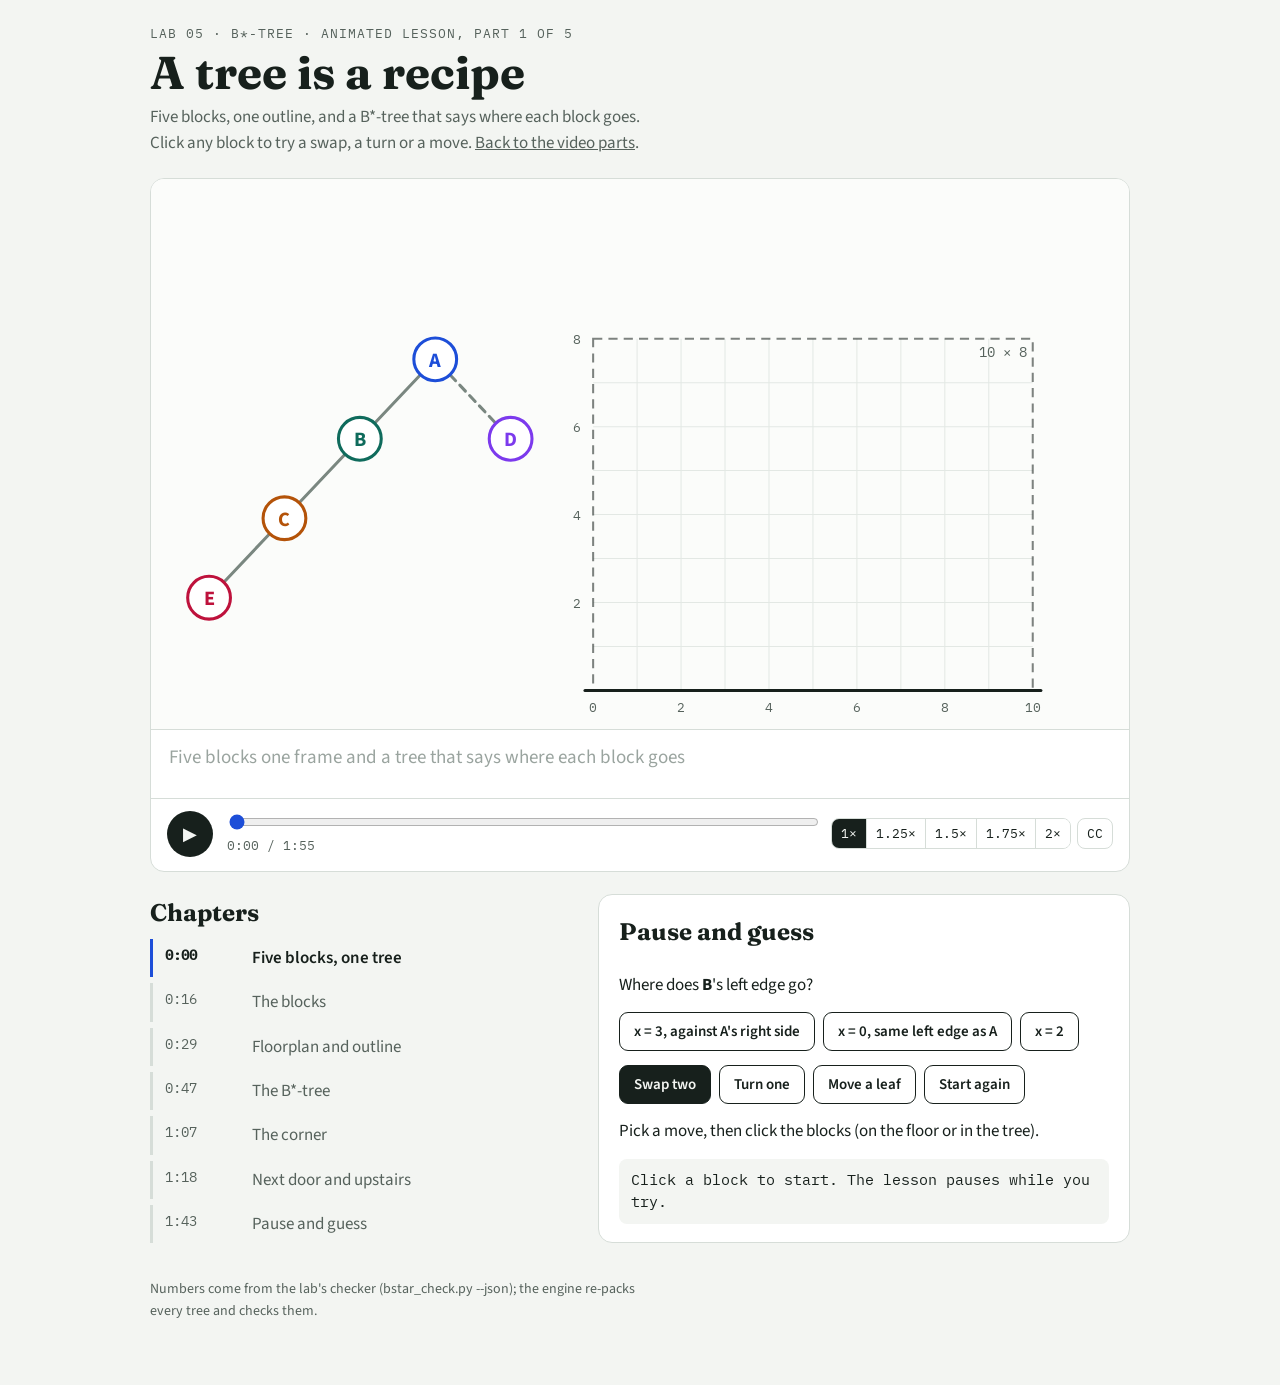
<file: docs/lessons/part-1/index.html>
<!doctype html>
<html lang="en">
<head>
<meta charset="utf-8">
<meta name="viewport" content="width=device-width, initial-scale=1, viewport-fit=cover">
<title>Lab 05 · Part 1: A tree is a recipe</title>
<meta name="claude:viewport-fit-sides" content="cover">
<style>@font-face{font-family:'Fraunces';font-weight:500;font-style:normal;font-display:swap;src:url(fonts/fraunces-latin-500-normal.woff2) format('woff2')}@font-face{font-family:'Fraunces';font-weight:700;font-style:normal;font-display:swap;src:url(fonts/fraunces-latin-700-normal.woff2) format('woff2')}@font-face{font-family:'IBM Plex Mono';font-weight:400;font-style:normal;font-display:swap;src:url(fonts/ibm-plex-mono-latin-400-normal.woff2) format('woff2')}@font-face{font-family:'IBM Plex Mono';font-weight:500;font-style:normal;font-display:swap;src:url(fonts/ibm-plex-mono-latin-500-normal.woff2) format('woff2')}@font-face{font-family:'Source Sans 3';font-weight:400;font-style:normal;font-display:swap;src:url(fonts/source-sans-3-latin-400-normal.woff2) format('woff2')}@font-face{font-family:'Source Sans 3';font-weight:600;font-style:normal;font-display:swap;src:url(fonts/source-sans-3-latin-600-normal.woff2) format('woff2')}@font-face{font-family:'Source Sans 3';font-weight:700;font-style:normal;font-display:swap;src:url(fonts/source-sans-3-latin-700-normal.woff2) format('woff2')}</style>
<style>
/* lesson.css — styles for the animated lesson player (lesson-engine.js).
   Layout: one reading column. A 16:9 stage carries the lesson; captions and transport sit under it,
   then chapters and the "your turn" bench. Group colours follow the course labs: the group holding
   the first node name is blue, the next green, then amber and rose; cut edges are red. */
:root {
  --bg: #f3f5f2;
  --surface: #ffffff;
  --ink: #17201c;
  --muted: #56625c;
  --line: #d6ddd8;
  --stage: #fbfcfa;
  --edge: #7a8780;
  --g0: #1d4ed8;
  --g1: #0f6b5c;
  --g2: #b45309;
  --g3: #9f1239;
  --cut: #dc2626;
  --heavy: #b45309;
  --copper: #a8662a;
  --unplaced: #94a3b8;
  --tint0: rgba(29, 78, 216, 0.07);
  --tint1: rgba(15, 107, 92, 0.08);
  --said: #17201c;
  --unsaid: #9aa49f;
  --mark: #fde68a;
  --display: "Fraunces", Georgia, "Times New Roman", serif;
  --body: "Source Sans 3", "Segoe UI", system-ui, sans-serif;
  --mono: "IBM Plex Mono", ui-monospace, "SFMono-Regular", Menlo, monospace;
}
@media (prefers-color-scheme: dark) {
  :root:not([data-theme="light"]) {
    --bg: #0e1412; --surface: #151d1a; --ink: #e6ece9; --muted: #9ba7a1; --line: #2a3531;
    --stage: #111916; --edge: #85938c; --g0: #6f8fff; --g1: #36b39b; --g2: #f59e0b; --g3: #fb7185;
    --cut: #f87171; --heavy: #f59e0b; --copper: #d39a5c; --unplaced: #66758a;
    --tint0: rgba(111, 143, 255, 0.10); --tint1: rgba(54, 179, 155, 0.10);
    --said: #e6ece9; --unsaid: #5f6b66; --mark: #78350f;
    color-scheme: dark;
  }
}
:root[data-theme="dark"] {
  --bg: #0e1412; --surface: #151d1a; --ink: #e6ece9; --muted: #9ba7a1; --line: #2a3531;
  --stage: #111916; --edge: #85938c; --g0: #6f8fff; --g1: #36b39b; --g2: #f59e0b; --g3: #fb7185;
  --cut: #f87171; --heavy: #f59e0b; --copper: #d39a5c; --unplaced: #66758a;
  --tint0: rgba(111, 143, 255, 0.10); --tint1: rgba(54, 179, 155, 0.10);
  --said: #e6ece9; --unsaid: #5f6b66; --mark: #78350f;
  color-scheme: dark;
}
* { box-sizing: border-box; }
body {
  background: var(--bg); color: var(--ink); font-family: var(--body); font-size: 17px; line-height: 1.55;
  padding-left: max(16px, env(safe-area-inset-left, 0px));
  padding-right: max(16px, env(safe-area-inset-right, 0px));
  padding-block: 24px 48px; margin: 0;
}
.wrap { max-width: 980px; margin: 0 auto; display: grid; gap: 22px; }
header { display: grid; gap: 6px; }
.eyebrow { font-family: var(--mono); font-size: 12.5px; letter-spacing: 0.08em; text-transform: uppercase; color: var(--muted); }
h1 { font-family: var(--display); font-weight: 700; font-size: clamp(30px, 5vw, 46px); line-height: 1.05; margin: 0; text-wrap: balance; }
.lede { margin: 0; color: var(--muted); max-width: 62ch; }
.lede a, .note a { color: inherit; }

/* ---------- player ---------- */
.player { background: var(--surface); border: 1px solid var(--line); border-radius: 14px; overflow: hidden; }
.stage { position: relative; aspect-ratio: 16 / 9; max-width: 100%; background: var(--stage); container-type: inline-size; overflow: hidden; }
.stage svg.scene { position: absolute; inset: 0; width: 100%; height: 100%; display: block; }
.layer { position: absolute; inset: 0; pointer-events: none; }
.ov { position: absolute; opacity: 0; will-change: opacity, transform; }
.ov [data-a] { display: inline-block; opacity: 0; }

.hl { font-family: var(--display); font-weight: 700; font-size: 4.3cqw; line-height: 1.08; letter-spacing: -0.01em; max-width: 60cqw; }
.hl b, .tag b, .sub b, .qcard b { color: var(--g0); font-weight: 700; }
.red { color: var(--cut); }
.sub { font-family: var(--body); font-size: 2.1cqw; color: var(--muted); font-weight: 600; margin-top: .6cqw; }
.term { display: grid; gap: .4cqw; background: var(--surface); border: 1px solid var(--line); border-radius: 1.2cqw; padding: 1.4cqw 1.8cqw; box-shadow: 0 .6cqw 2cqw rgba(0,0,0,.06); }
.term .t { font-family: var(--display); font-size: 3.4cqw; font-weight: 700; }
.term .d { font-size: 1.9cqw; color: var(--muted); }
.chip { display: inline-block; font-family: var(--mono); font-size: 2.2cqw; font-weight: 500; padding: .5cqw 1.3cqw; border-radius: 99px; border: 2px solid var(--ink); background: var(--surface); }
.tag { font-family: var(--body); font-weight: 700; font-size: 2.2cqw; background: var(--surface); border: 1px solid var(--line); border-radius: .9cqw; padding: .6cqw 1.2cqw; }
.tags { display: grid; gap: 1cqw; justify-items: start; }
.tag .n, .num { font-family: var(--mono); color: var(--heavy); }
.label { font-family: var(--display); font-weight: 700; font-size: 2.8cqw; }
.label.c0 { color: var(--g0); } .label.c1 { color: var(--g1); } .label.c2 { color: var(--g2); } .label.c3 { color: var(--g3); }
.vocab { display: grid; gap: .8cqw; font-size: 2cqw; }
.vocab div { background: var(--surface); border: 1px solid var(--line); border-radius: .8cqw; padding: .5cqw 1.1cqw; }
.vocab b { font-family: var(--display); font-size: 2.3cqw; margin-right: .6cqw; }
.eq { font-family: var(--mono); font-size: 3.4cqw; font-weight: 500; background: var(--surface); border: 1px solid var(--line); border-radius: 1cqw; padding: 1cqw 1.6cqw; white-space: nowrap; }
.eq .red { font-weight: 700; }
.stamp { font-family: var(--display); font-weight: 700; font-size: 6cqw; color: var(--cut); border: .45cqw solid var(--cut); border-radius: 1cqw; padding: .2cqw 1.6cqw; rotate: -9deg; letter-spacing: .06em; text-transform: uppercase; background: color-mix(in srgb, var(--stage) 80%, transparent); }
.bigq { width: 100cqw; }
.bigq .q { font-family: var(--display); font-size: 16cqw; font-weight: 700; line-height: 1; color: var(--muted); text-align: center; }
.bigq .hl { max-width: none; text-align: center; font-size: 3.6cqw; }
.cmp { display: grid; gap: 1cqw; background: var(--surface); border: 1px solid var(--line); border-radius: 1.4cqw; padding: 2cqw 2.4cqw; width: 62cqw; box-shadow: 0 .8cqw 3cqw rgba(0,0,0,.08); }
.cmp .row { display: grid; grid-template-columns: 1.4fr .7fr 1.3fr; align-items: baseline; gap: 1.4cqw; font-size: 2.3cqw; }
.cmp .row .k { font-family: var(--mono); font-size: 3cqw; font-weight: 500; }
.cmp .bad .k { color: var(--cut); }
.cmp .good .k { color: var(--g1); }
.qcard { background: var(--surface); border: 2px solid var(--ink); border-radius: 1.4cqw; padding: 1.6cqw 2.2cqw; width: 44cqw; display: grid; gap: .6cqw; }
.qcard .e { font-family: var(--mono); font-size: 1.7cqw; letter-spacing: .1em; text-transform: uppercase; color: var(--heavy); }
.qcard .q { font-family: var(--display); font-size: 3.1cqw; font-weight: 700; line-height: 1.15; }
.qcard .h { font-size: 1.8cqw; color: var(--muted); }
.qbtns { display: none; gap: 1cqw; pointer-events: auto; flex-wrap: wrap; }
.stage.asking .qbtns { display: flex; }
.qbtns .btn { font-size: 1.8cqw; padding: .6cqw 1.3cqw; }
.qans { color: var(--ink); font-size: 1.9cqw; }
.qans:empty { display: none; }
.thumbs { display: flex; gap: 2cqw; }
.thumb { background: var(--surface); border: 1px solid var(--line); border-radius: 1.2cqw; padding: 1cqw; display: grid; gap: .4cqw; justify-items: center; width: 22cqw; position: relative; }
.thumb svg { width: 100%; height: auto; display: block; }
.thumb .c { font-family: var(--mono); font-size: 1.75cqw; font-weight: 500; white-space: nowrap; }
.thumb.best { border: 2px solid var(--g1); }
.thumb .ok { position: absolute; top: -1.6cqw; right: -1.2cqw; background: var(--g1); color: #fff; font-weight: 700; font-size: 1.7cqw; border-radius: 99px; padding: .3cqw 1cqw; }

.counter { display: grid; justify-items: start; background: var(--surface); border: 1px solid var(--line); border-radius: 1.2cqw; padding: .9cqw 1.6cqw; min-width: 15cqw; }
.counter .l, .balance .l { font-family: var(--mono); font-size: 1.6cqw; letter-spacing: .1em; text-transform: uppercase; color: var(--muted); }
.counter .v { font-family: var(--mono); font-size: 6.2cqw; font-weight: 500; line-height: 1; font-variant-numeric: tabular-nums; }
.counter.bad .v { color: var(--cut); }
.counter.good .v { color: var(--g1); }
.balance { display: grid; gap: .8cqw; background: var(--surface); border: 1px solid var(--line); border-radius: 1.2cqw; padding: 1.2cqw 1.6cqw; width: 19cqw; }
.bars { position: relative; display: grid; grid-auto-flow: column; grid-auto-columns: 1fr; gap: 1.6cqw; height: 15cqw; align-items: end; }
.bar { background: var(--g0); border-radius: .5cqw .5cqw 0 0; height: 0; display: flex; justify-content: center; align-items: flex-start; color: #fff; font-family: var(--mono); font-size: 2cqw; padding-top: .3cqw; }
.bar.c1 { background: var(--g1); } .bar.c2 { background: var(--g2); } .bar.c3 { background: var(--g3); }
.cap { position: absolute; left: -.6cqw; right: -.6cqw; height: 0; border-top: .3cqw dashed var(--cut); opacity: 0; }
.cap span { position: absolute; right: 0; top: -2.6cqw; font-family: var(--mono); font-size: 1.5cqw; color: var(--cut); }
.verdict { font-weight: 700; font-size: 1.9cqw; min-height: 1.2em; }
.verdict.no { color: var(--cut); }
.verdict.yes { color: var(--g1); }
.banner { position: absolute; left: 2cqw; top: 2cqw; display: none; gap: 1cqw; align-items: center; pointer-events: auto; font-size: 1.9cqw; }
.stage.free .banner { display: flex; }
.banner b { font-family: var(--display); font-size: 2.6cqw; }

/* svg pieces */
.node rect { transition: fill .45s, stroke .45s; }
.g0 rect { fill: var(--g0); stroke: var(--g0); }
.g1 rect { fill: var(--g1); stroke: var(--g1); }
.g2 rect { fill: var(--g2); stroke: var(--g2); }
.g3 rect { fill: var(--g3); stroke: var(--g3); }
.nu rect { fill: var(--unplaced); stroke: var(--unplaced); }
.ncell rect { fill: var(--surface); stroke: var(--copper); stroke-width: 3; }
.node text { fill: #fff; font-family: var(--body); font-weight: 700; font-size: 21px; text-anchor: middle; dominant-baseline: central; }
.ncell text { fill: var(--ink); }
.node { cursor: pointer; }
.node:focus-visible rect { stroke: var(--ink); stroke-width: 4; }
.main { stroke: var(--edge); stroke-linecap: round; transition: stroke .35s; }
.wire { stroke: var(--copper); stroke-width: 2.2; stroke-linecap: round; }
.edge.cut .main { stroke: var(--cut); stroke-dasharray: 10 7; }
.edge.heavy .main { stroke: var(--heavy); }
.edge.pulse .main { animation: lesson-pulse 1s ease-in-out 2; }
@keyframes lesson-pulse { 50% { stroke-width: 12; } }
.wl rect { fill: var(--stage); stroke: var(--line); transition: fill .3s, stroke .3s; }
.wl text { fill: var(--ink); font-family: var(--mono); font-size: 16px; font-weight: 500; text-anchor: middle; dominant-baseline: central; }
.edge.cut .wl rect { stroke: var(--cut); }
.edge.flash .wl rect { fill: var(--mark); stroke: var(--heavy); }
.chipbody { fill: none; stroke: var(--copper); stroke-width: 3; }
.pin { fill: var(--copper); }
.divider { stroke: var(--ink); stroke-width: 2.5; stroke-dasharray: 8 8; }
.tint0 { fill: var(--tint0); }
.tint1 { fill: var(--tint1); }

/* captions */
.captions { padding: 14px 18px; border-top: 1px solid var(--line); min-height: 3.6em; font-size: 19px; line-height: 1.45; }
.captions span { color: var(--unsaid); transition: color .15s; }
.captions span.said { color: var(--said); }
.player.nocc .captions { display: none; }

/* transport */
.transport { display: grid; grid-template-columns: auto 1fr auto; gap: 10px 14px; align-items: center; padding: 12px 16px 14px; border-top: 1px solid var(--line); }
.play { width: 46px; height: 46px; border-radius: 50%; border: 0; background: var(--ink); color: var(--bg); font-size: 18px; cursor: pointer; display: grid; place-items: center; }
.scrub { display: grid; gap: 4px; min-width: 0; }
.scrub input { width: 100%; accent-color: var(--g0); }
.time { font-family: var(--mono); font-size: 13px; color: var(--muted); font-variant-numeric: tabular-nums; }
.opts { display: flex; gap: 6px; flex-wrap: wrap; justify-content: flex-end; }
.seg { display: inline-flex; border: 1px solid var(--line); border-radius: 8px; overflow: hidden; }
.seg button, .tbtn { font-family: var(--mono); font-size: 13px; padding: 6px 9px; border: 0; background: var(--surface); color: var(--ink); cursor: pointer; }
.seg button + button { border-left: 1px solid var(--line); }
.seg button[aria-pressed="true"] { background: var(--ink); color: var(--bg); }
.tbtn { border: 1px solid var(--line); border-radius: 8px; }
.tbtn[aria-pressed="false"] { color: var(--muted); text-decoration: line-through; }
button:focus-visible, input:focus-visible { outline: 3px solid var(--g0); outline-offset: 2px; }
@media (max-width: 620px) {
  .transport { grid-template-columns: auto 1fr; }
  .opts { grid-column: 1 / -1; justify-content: flex-start; }
  .captions { font-size: 16px; }
}

/* chapters + bench */
.chapters { display: grid; gap: 6px; margin: 0; padding: 0; list-style: none; }
.chapters button { width: 100%; display: grid; grid-template-columns: 4.5em 1fr; gap: 10px; text-align: left; background: none; border: 0; border-left: 3px solid var(--line); padding: 6px 12px; font: inherit; color: var(--muted); cursor: pointer; }
.chapters button .ts { font-family: var(--mono); font-size: 14px; font-variant-numeric: tabular-nums; }
.chapters button[aria-current="true"] { border-left-color: var(--g0); color: var(--ink); font-weight: 600; }
.cols { display: grid; grid-template-columns: 1fr 1.25fr; gap: 22px; align-items: start; }
@media (max-width: 760px) { .cols { grid-template-columns: 1fr; } }
h2 { font-family: var(--display); font-size: 24px; margin: 0 0 8px; }
.bench { background: var(--surface); border: 1px solid var(--line); border-radius: 14px; padding: 18px 20px; display: grid; gap: 14px; min-width: 0; }
.bench.pulse { animation: lesson-benchin 1.2s ease 2; }
@keyframes lesson-benchin { 50% { box-shadow: 0 0 0 4px color-mix(in srgb, var(--g0) 35%, transparent); } }
.bench p { margin: 0; }
.row { display: flex; gap: 8px; flex-wrap: wrap; align-items: center; }
.btn { font: 600 15px var(--body); padding: 8px 14px; border-radius: 9px; border: 1px solid var(--ink); background: var(--surface); color: var(--ink); cursor: pointer; }
.btn.primary { background: var(--ink); color: var(--bg); }
.seedbox { width: 5.5em; font: 500 15px var(--mono); padding: 7px 9px; border-radius: 8px; border: 1px solid var(--line); background: var(--bg); color: var(--ink); }
.feedback { border-left: 3px solid var(--g1); padding: 4px 0 4px 12px; }
.feedback:empty { display: none; }
.readout { font-family: var(--mono); font-size: 14.5px; background: var(--bg); border-radius: 8px; padding: 10px 12px; font-variant-numeric: tabular-nums; }
.note { font-size: 14px; color: var(--muted); max-width: 70ch; }
.ok { color: var(--g1); font-weight: 700; } .no { color: var(--cut); font-weight: 700; }
.norec .node rect, .norec .main, .norec .wl rect { transition: none !important; }
@media (prefers-reduced-motion: reduce) {
  .node rect, .main, .wl rect, .captions span { transition: none !important; }
  .edge.pulse .main, .bench.pulse { animation: none; }
}

/* ---------- floorplan scene (B*-tree + floor of blocks) ----------
   Block colours come from the lab (one fixed colour per block id, the course's paper palette) and are set inline.
   Tree links: left child = solid ("next door"), right child = dashed ("upstairs"). The skyline is amber. */
:root { --sky: #d97706; --waste: rgba(220, 38, 38, 0.10); --over: rgba(220, 38, 38, 0.13); --gridline: #e3e8e4; }
@media (prefers-color-scheme: dark) { :root:not([data-theme="light"]) { --sky: #fbbf24; --waste: rgba(248, 113, 113, 0.14); --over: rgba(248, 113, 113, 0.16); --gridline: #1f2a26; } }
:root[data-theme="dark"] { --sky: #fbbf24; --waste: rgba(248, 113, 113, 0.14); --over: rgba(248, 113, 113, 0.16); --gridline: #1f2a26; }
.fp-gridlines line { stroke: var(--gridline); stroke-width: 1; }
.fp-outline { fill: none; stroke: var(--ink); stroke-width: 2; stroke-dasharray: 9 6; opacity: .55; }
.fp-outline-lab { font-family: var(--mono); font-size: 14px; fill: var(--muted); text-anchor: end; }
.fp-floorline { stroke: var(--ink); stroke-width: 3; stroke-linecap: round; }
.fp-axis text { font-family: var(--mono); font-size: 12.5px; fill: var(--muted); text-anchor: middle; dominant-baseline: central; }
.fp-axis .fp-axis-y { text-anchor: end; }
.fp-overzone { fill: url(#fp-over); stroke: none; transition: opacity .3s; }
.fp-over-line { stroke: var(--cut); stroke-width: 2.4; opacity: .55; }
.fp-hatch-bg { fill: var(--waste); }
.fp-hatch-line { stroke: var(--cut); stroke-width: 2; opacity: .35; }
.fp-waste { fill: url(#fp-hatch); }
.fpb rect { stroke-width: 2; fill-opacity: .92; }
.fpb .fp-bid { fill: #fff; font-family: var(--body); font-weight: 700; font-size: 21px; text-anchor: middle; dominant-baseline: central; pointer-events: none; }
.fpb .fp-dim { fill: #fff; font-family: var(--mono); font-size: 12.5px; text-anchor: middle; dominant-baseline: central; opacity: .9; pointer-events: none; }
.fpb.out rect { stroke: var(--cut); stroke-width: 4; stroke-dasharray: 7 4; }
.fpb.hl rect, .fpn.hl circle:not(.fp-ring) { stroke: var(--ink); stroke-width: 4; }
.fp-sky { fill: none; stroke: var(--sky); stroke-width: 5; stroke-linejoin: round; stroke-linecap: round; }
.fp-bbox { fill: none; stroke: var(--ink); stroke-width: 2.5; stroke-dasharray: 10 6; }
.fp-bboxlab rect { fill: var(--surface); stroke: var(--ink); stroke-width: 1.5; }
.fp-bboxlab text { font-family: var(--mono); font-size: 15px; font-weight: 500; fill: var(--ink); text-anchor: middle; dominant-baseline: central; }
.fp-coords circle { fill: var(--ink); }
.fp-coords text { font-family: var(--mono); font-size: 13px; font-weight: 500; fill: var(--ink); paint-order: stroke; stroke: var(--stage); stroke-width: 4px; }
.fp-edge { stroke: var(--edge); stroke-width: 3; stroke-linecap: round; }
.fp-edge.right { stroke-dasharray: 8 6; }
.fpn circle { stroke-width: 3; }
.fpn .fp-ring { fill: none; stroke: var(--ink); stroke-width: 3; opacity: 0; }
.fpn.hl .fp-ring { opacity: 1; }
.fpn text { font-family: var(--body); font-weight: 700; font-size: 20px; text-anchor: middle; dominant-baseline: central; pointer-events: none; }
.fpk { cursor: pointer; }
.fpk:focus-visible { outline: none; }
.fpk:focus-visible rect, .fpk:focus-visible circle:not(.fp-ring) { stroke: var(--ink); stroke-width: 4; }
.fp-badges circle { fill: var(--ink); }
.fp-badges text { fill: var(--bg); font-family: var(--mono); font-size: 12.5px; font-weight: 500; text-anchor: middle; dominant-baseline: central; }
.fp-link rect { fill: var(--surface); stroke: var(--line); }
.fp-link text { font-family: var(--body); font-size: 13px; font-weight: 600; fill: var(--muted); text-anchor: middle; dominant-baseline: central; }
.fp-legal { font-family: var(--body); font-weight: 700; font-size: 1.9cqw; background: var(--surface); border: 2px solid var(--line); border-radius: .9cqw; padding: .4cqw 1.1cqw; white-space: nowrap; }
.fp-legal.yes { color: var(--g1); border-color: var(--g1); }
.fp-legal.no { color: var(--cut); border-color: var(--cut); }
.fp-counter { min-width: 17cqw; }
.fp-thumb svg { max-height: 16cqw; }
.fp-ops .btn[aria-pressed="true"] { background: var(--ink); color: var(--bg); }
.norec .fp-overzone { transition: none !important; }

</style>
</head>
<body>
<div id="lesson-root"></div>
<audio id="lesson-audio" preload="auto" src="lesson-en.m4a"></audio>
<script>
/* lesson-engine.js (v4) — animated, narrated lesson player for eda-learning labs.
 *
 * LessonEngine.mount({ sb, timing, lang, audioId?, rootId?, ui?, storageKey? })
 *   sb      storyboard (see reference/storyboard.md). sb.scene picks what is drawn on the stage:
 *             "graph"     (default) nodes, weighted edges, splits, cut counter, balance bars   (partitioning labs)
 *             "floorplan" a B*-tree next to a floor of rectangles: blocks drop in walk order onto the skyline,
 *                         swap / turn / move, bounding box, wasted squares, fits-the-outline     (floorplanning labs)
 *   timing  { lang, duration, sentences: [{ slide, text, start, end, words: [{ w, t }] }] }
 *           made by scripts/voice_build.py (edge-tts word timings) or scripts/timing_from_vtt.py
 *   lang    "en" | "fr": picks the anchor word and the text of every overlay
 *
 * Everything on screen is a pure function of the audio time t, so seeking, speed changes and frame-by-frame
 * recording all show the same picture. A new key in a track starts from wherever the previous move had got to
 * (no jumps). window.__lesson exposes the internals the checker uses.
 *
 * Layout of this file: helpers · mount() = the core (timing, anchors, tracks, show windows, overlays, captions,
 * transport, question, diagnostics) · SCENES.graph · SCENES.floorplan. A scene gets a context object `cx` from the
 * core and returns hooks (see "scene contract" in mount).
 */
(function () {
  "use strict";

  const I18N = {
    en: {
      play: "Play", pause: "Pause", position: "Position in the lesson", speed: "Playback speed", captions: "CC",
      chapters: "Chapters", yourSplit: "Your split", back: "Back to the lesson",
      paused: "Paused. You are building your own split.", turn: "Pause and guess",
      deal: "Deal a random split with seed", dealBtn: "Deal",
      clickHint: "Or click the nodes on the stage to move them from one side to the other.",
      noSplit: "No split yet. Deal a seed or click a node.", noSplitNoDeal: "No split yet. Click a node to start.",
      backMsg: "Back in the lesson. Click a node to try again.",
      cut: "cut", sides: "sides", legal: "legal", notLegal: "not legal: at most {cap} per side",
      toPlace: "still to place: {list}", cutsize: "cutsize", perSide: "cells per side", max: "max {cap}",
      think: "Take a moment to think, then pick one.", seed: "Seed {s}: ", yours: "Your split: ",
      cell: "Cell {n}: click to move it to the other side", lesson: "Animated lesson", graph: "Graph",
      verdictYes: "legal", verdictNo: "not legal",
      // floorplan scene
      fpStage: "B*-tree and floorplan", yourTree: "Your tree", fpPaused: "Paused. You are changing the tree.",
      fpHint: "Pick a move, then click the blocks (on the floor or in the tree).",
      fpStart: "Click a block to start. The lesson pauses while you try.",
      fpBack: "Back in the lesson. Click a block to try again.",
      opSwap: "Swap two", opTurn: "Turn one", opMove: "Move a leaf", opReset: "Start again",
      pickSecond: "{a} picked. Click the block to swap it with.", swapped: "Swapped {a} and {b}. ",
      turned: "Turned {a}. ", pickLeaf: "{a} has children: pick a leaf (a block with no child).",
      pickTarget: "{a} picked. Click the block it should hang from.", moved: "Moved {a} under {b} ({side}). ",
      noSlot: "{b} has no free slot. Pick another block.", sameBlock: "That is the same block.",
      tree: "tree", box: "bounding box", wasted: "wasted", fits: "fits the {w} × {h} outline",
      sticks: "sticks out of the {w} × {h} outline", sideLeft: "next door", sideRight: "upstairs",
      nextDoor: "next door", upstairs: "upstairs", blockAria: "Block {n}: click to use it in your move",
      mArea: "bounding box", mWidth: "width", mHeight: "height", mWasted: "wasted squares", mX: "{n}.x", mY: "{n}.y",
    },
    fr: {
      play: "Lecture", pause: "Pause", position: "Position dans la leçon", speed: "Vitesse de lecture", captions: "ST",
      chapters: "Chapitres", yourSplit: "Votre partition", back: "Revenir à la leçon",
      paused: "En pause. Vous construisez votre propre partition.", turn: "Faites une pause et devinez",
      deal: "Distribuer une partition au hasard avec la graine", dealBtn: "Distribuer",
      clickHint: "Ou cliquez sur les nœuds de la scène pour les changer de côté.",
      noSplit: "Pas encore de partition. Distribuez une graine ou cliquez sur un nœud.",
      noSplitNoDeal: "Pas encore de partition. Cliquez sur un nœud pour commencer.",
      backMsg: "De retour dans la leçon. Cliquez sur un nœud pour réessayer.",
      cut: "coupe", sides: "côtés", legal: "valide", notLegal: "non valide : {cap} au plus par côté",
      toPlace: "reste à placer : {list}", cutsize: "taille de coupe", perSide: "cellules par côté", max: "max {cap}",
      think: "Prenez un moment pour réfléchir, puis choisissez.", seed: "Graine {s} : ", yours: "Votre partition : ",
      cell: "Cellule {n} : cliquez pour la changer de côté", lesson: "Leçon animée", graph: "Graphe",
      verdictYes: "valide", verdictNo: "non valide",
      fpStage: "Arbre B* et plan de masse", yourTree: "Votre arbre", fpPaused: "En pause. Vous modifiez l'arbre.",
      fpHint: "Choisissez un geste, puis cliquez sur les blocs (au sol ou dans l'arbre).",
      fpStart: "Cliquez sur un bloc pour commencer. La leçon se met en pause pendant l'essai.",
      fpBack: "De retour dans la leçon. Cliquez sur un bloc pour réessayer.",
      opSwap: "Échanger deux", opTurn: "Tourner un bloc", opMove: "Déplacer une feuille", opReset: "Recommencer",
      pickSecond: "{a} choisi. Cliquez sur le bloc à échanger avec lui.", swapped: "{a} et {b} échangés. ",
      turned: "{a} tourné. ", pickLeaf: "{a} a des enfants : choisissez une feuille (un bloc sans enfant).",
      pickTarget: "{a} choisi. Cliquez sur le bloc auquel l'accrocher.", moved: "{a} accroché sous {b} ({side}). ",
      noSlot: "{b} n'a plus de place libre. Choisissez un autre bloc.", sameBlock: "C'est le même bloc.",
      tree: "arbre", box: "boîte englobante", wasted: "perdu", fits: "tient dans le contour {w} × {h}",
      sticks: "dépasse du contour {w} × {h}", sideLeft: "à côté", sideRight: "à l'étage",
      nextDoor: "à côté", upstairs: "à l'étage", blockAria: "Bloc {n} : cliquez pour l'utiliser dans votre geste",
      mArea: "boîte englobante", mWidth: "largeur", mHeight: "hauteur", mWasted: "cases perdues", mX: "{n}.x", mY: "{n}.y",
    },
  };

  const clamp = (x, a = 0, b = 1) => Math.max(a, Math.min(b, x));
  const lerp = (a, b, p) => a + (b - a) * p;
  const ease = (p) => { p = clamp(p); return p < 0.5 ? 4 * p * p * p : 1 - Math.pow(-2 * p + 2, 3) / 2; };
  const fmt = (s) => `${Math.floor(s / 60)}:${String(Math.floor(s % 60)).padStart(2, "0")}`;
  const esc = (s) => String(s).replace(/[&<>"]/g, (c) => ({ "&": "&amp;", "<": "&lt;", ">": "&gt;", '"': "&quot;" }[c]));
  const norm = (w) => w.normalize("NFD").replace(/[̀-ͯ]/g, "").toLowerCase().replace(/[^a-z0-9]/g, "");
  /** Keys a spoken word can be matched by: the whole word, and the part after an apostrophe (l'arête → arete). */
  const wordKeys = (w) => { const k = [norm(w)]; const m = w.split(/['’]/); if (m.length > 1) k.push(norm(m[m.length - 1])); return k; };
  const fill = (s, o) => s.replace(/\{(\w+)\}/g, (m, k) => (o[k] !== undefined ? o[k] : m));

  const FULL = [0, 0, 960, 540];
  const DUR_CAM = 1.3, DUR_DIM = 0.6;
  const SCENES = {};

  function mount(cfg) {
    const sb = cfg.sb, TM = cfg.timing, lang = cfg.lang || "en";
    const T = Object.assign({}, I18N[lang] || I18N.en, cfg.ui || {});
    const L = (v) => (v == null ? "" : typeof v === "string" ? v : v[lang] != null ? v[lang] : v.en != null ? v.en : "");
    const errors = [];
    const err = (m) => { errors.push(m); console.error("[lesson] " + m); };
    const reduce = matchMedia("(prefers-reduced-motion: reduce)").matches;
    const D = reduce ? 0.001 : 1;
    const sceneName = sb.scene || "graph";

    /* ---------------- timing ---------------- */
    const SENT = TM.sentences.map((s) => {
      const words = s.words.map((w) => ({ w: w.w, t: w.t, keys: wordKeys(w.w) }));
      words.forEach((w, i) => { w.e = i + 1 < words.length ? words[i + 1].t : s.end; });
      return Object.assign({}, s, { words });
    });
    const DUR = TM.duration;
    const slideSents = (n) => SENT.filter((s) => s.slide === n);

    function findWords(obj, label) {
      const needle = obj[lang] != null ? obj[lang] : null;
      if (needle == null) { err(`anchor ${label}: no "${lang}" word given`); return null; }
      const [phrase, nthTxt] = String(needle).split("#");
      const nth = nthTxt != null ? parseInt(nthTxt, 10) : obj.nth || 0;
      const toks = phrase.split(/\s+/).map(norm).filter(Boolean);
      const pool = obj.slide != null ? slideSents(obj.slide) : SENT;
      if (!pool.length) { err(`anchor ${label}: slide ${obj.slide} has no narration in this part`); return null; }
      const ws = pool.flatMap((s) => s.words);
      let hit = 0;
      for (let i = 0; i + toks.length <= ws.length; i++) {
        if (toks.every((tk, j) => ws[i + j].keys.some((k) => k.startsWith(tk)))) {
          if (hit++ === nth) return { first: ws[i], last: ws[i + toks.length - 1] };
        }
      }
      err(`anchor ${label}: "${needle}" not found in slide ${obj.slide} (${lang}). Words: ${ws.map((w) => w.w).join(" ")}`);
      return null;
    }
    const anchorCache = new Map();
    function resolve(ref, label = "") {
      if (ref == null) return 0;
      if (typeof ref === "number") return ref;
      const key = typeof ref === "string" ? ref : JSON.stringify(ref);
      if (anchorCache.has(key)) return anchorCache.get(key);
      let t = 0;
      if (typeof ref === "string") {
        const m = ref.trim().match(/^(@[\w-]+|slide:\d+(?::end)?|end|start)\s*(?:([+-])\s*([\d.]+))?$/);
        if (!m) { err(`bad time reference "${ref}" ${label}`); return 0; }
        const shift = m[2] ? (m[2] === "-" ? -1 : 1) * parseFloat(m[3]) : 0;
        const base = m[1];
        if (base[0] === "@") {
          const a = sb.anchors && sb.anchors[base.slice(1)];
          if (!a) { err(`unknown anchor ${base} ${label}`); t = 0; } else t = resolveObj(a, base);
        } else if (base === "end") t = DUR;
        else if (base === "start") t = 0;
        else {
          const [, n, e] = base.split(":");
          const ss = slideSents(+n);
          if (!ss.length) err(`slide ${n} has no narration in this part ${label}`);
          else t = e ? ss[ss.length - 1].end : ss[0].start;
        }
        t += shift;
      } else t = resolveObj(ref, label);
      anchorCache.set(key, t);
      return t;
    }
    function resolveObj(o, label) {
      const hit = findWords(o, label);
      if (!hit) { const ss = o.slide != null ? slideSents(o.slide) : []; return (ss[0] ? ss[0].start : 0) + (o.shift || 0); }
      return (o.edge === "end" ? hit.last.e : hit.first.t) + (o.shift || 0);
    }

    /* ---------------- text markup: {piece@ref} appears at its own time, **x** accent, !!x!! red, ##x## number --- */
    function md(s) {
      let h = esc(s);
      h = h.replace(/\{([^{}@]+)@([^{}]+)\}/g, (m, piece, ref) => {
        ref = ref.trim();
        if (!/^(slide:|start|end|@)/.test(ref)) ref = "@" + ref; // {piece@name} means the anchor @name
        return `<span data-a="${resolve(ref, `(text "${piece}")`).toFixed(3)}">${piece}</span>`;
      });
      h = h.replace(/\*\*(.+?)\*\*/g, "<b>$1</b>").replace(/!!(.+?)!!/g, '<span class="red">$1</span>').replace(/##(.+?)##/g, '<span class="num">$1</span>');
      return h;
    }

    /* ---------------- scene contract ----------------
     * SCENES[name](cx) returns {
     *   tracks: { name: { init, conv(v)->value, dur, mix(a,b,p)|null (null = step track) } }   (in key order)
     *   claims: [{ claim, got, ok }]
     *   ready()                          after tracks and show windows exist (cx.track, cx.seg, cx.win are usable)
     *   svgLabel, bannerText, pausedText
     *   benchHtml()                      HTML of the "your turn" box below the question (must hold .readout)
     *   buildSvg()                       draw the scene's SVG under the overlays
     *   buildWidgets()                   counters etc. on top of the overlays (cx.widget)
     *   render(t, free)                  draw the scene at time t (free = the scene's own try-it state or null)
     *   bindBench()                      wire the bench buttons and stage clicks
     *   thumb(item)                      HTML for one "thumbs" overlay item
     *   boxes(stageRect, sx, sy, cam)    [{ kind: "node", label, x, y, w, h }] of what text must not cover
     *   freeCamera                       camera used while the learner tries (default FULL)
     *   leaveFree()                      called when the lesson resumes
     * } */
    const cx = { sb, lang, T, L, err, resolve, md, esc, fill, D, reduce, lerp, ease, clamp, FULL, FREE: null };
    if (!SCENES[sceneName]) { err(`unknown scene "${sceneName}"`); }
    const scene = (SCENES[sceneName] || SCENES.graph)(cx);
    const claims = scene.claims || [];

    /* ---------------- tracks ---------------- */
    const cam = (v) => {
      if (v == null || v === "full") return FULL;
      const c = sb.cameras && sb.cameras[v] != null ? sb.cameras[v] : v;
      if (!Array.isArray(c) || c.length !== 3) { err(`bad camera ${JSON.stringify(v)}`); return FULL; }
      const [cxx, cy, w0] = c, w = Math.min(w0, 960), h = (w * 9) / 16;
      return [clamp(cxx - w / 2, 0, 960 - w), clamp(cy - h / 2, 0, 540 - h), w, h]; // a shot never shows past the scene
    };
    const mixArr = (a, b, p) => a.map((v, i) => lerp(v, b[i], p));
    cx.mixArr = mixArr;
    const SPEC = Object.assign({}, scene.tracks);
    // camera and dim are common to every scene; keep the scene's order (it decides the checker's report order)
    if (!SPEC.camera) SPEC.camera = { init: "full", conv: cam, dur: DUR_CAM, mix: mixArr };
    if (!SPEC.dim) SPEC.dim = { init: 1, conv: (v) => +v, dur: DUR_DIM, mix: lerp };
    for (const k of Object.keys(SPEC)) if (SPEC[k].conv === "camera") SPEC[k].conv = cam;
    const init = {};
    for (const k of Object.keys(SPEC)) init[k] = SPEC[k].init;
    Object.assign(init, sb.initial || {});
    const tracks = {};
    for (const k of Object.keys(SPEC)) tracks[k] = [[0, SPEC[k].conv(init[k]), "initial"]];
    (sb.timeline || []).forEach((item, i) => {
      const t = resolve(item.at, `(timeline #${i})`);
      let used = false;
      for (const k of Object.keys(SPEC)) if (k in item) { tracks[k].push([t, SPEC[k].conv(item[k]), item.at]); used = true; }
      for (const k of Object.keys(item)) if (k !== "at" && !(k in SPEC)) err(`timeline #${i}: unknown key "${k}" for the ${sceneName} scene`);
      if (!used) err(`timeline #${i}: nothing to change`);
    });
    for (const k of Object.keys(tracks)) tracks[k].sort((a, b) => a[0] - b[0]);

    const memo = new Map();
    function sampler(name, dur, mix) {
      if (memo.has(name)) return memo.get(name);
      const list = tracks[name], startVal = [];
      const valAt = (t) => {
        let i = -1;
        for (let k = 0; k < list.length; k++) { if (list[k][0] <= t) i = k; else break; }
        if (i <= 0) return list[0][1];
        if (startVal[i] === undefined) startVal[i] = valAt(list[i][0] - 1e-6);
        return mix(startVal[i], list[i][1], ease((t - list[i][0]) / (dur * D)));
      };
      memo.set(name, valAt);
      return valAt;
    }
    /** A track's value at t (interpolated), or for step tracks the segment { cur, prev, t0, i }. */
    cx.track = (name) => sampler(name, SPEC[name].dur, SPEC[name].mix);
    cx.seg = (name, t) => {
      const list = tracks[name]; let i = 0;
      for (let k = 0; k < list.length; k++) if (list[k][0] <= t) i = k;
      return { cur: list[i][1], prev: i > 0 ? list[i - 1][1] : list[i][1], t0: list[i][0], i };
    };
    cx.keys = (name) => tracks[name];
    const camAt = cx.track("camera");

    /* ---------------- show windows ---------------- */
    const WIN = {};
    (sb.show || []).forEach((w, i) => {
      const a = resolve(w.from, `(show ${w.show} #${i})`), b = w.to == null ? 1e9 : resolve(w.to, `(show ${w.show} #${i})`);
      if (b <= a) err(`show ${w.show} #${i}: ends (${b.toFixed(2)}s) before it starts (${a.toFixed(2)}s)`);
      (WIN[w.show] = WIN[w.show] || []).push(Object.assign({}, w, { a, b, edges: (w.edges || []).map((e) => e.replace(/\s/g, "")), stagger: w.stagger || 0 }));
    });
    cx.WIN = WIN;
    cx.win = (name, t) => (WIN[name] || []).find((w) => t >= w.a && t < w.b);
    cx.wins = (name, t) => (WIN[name] || []).filter((w) => t >= w.a && t < w.b);
    if (scene.ready) scene.ready();

    /* ---------------- DOM ---------------- */
    const root = document.getElementById(cfg.rootId || "lesson-root");
    const qa = sb.question;
    root.innerHTML = `
<div class="wrap">
  <header>
    <div class="eyebrow">${esc(L(sb.eyebrow))}</div>
    <h1>${esc(L(sb.title))}</h1>
    ${sb.lede ? `<p class="lede">${L(sb.lede)}</p>` : ""}
  </header>
  <section class="player" aria-label="${esc(T.lesson)}">
    <div class="stage scene-${esc(sceneName)}">
      <svg class="scene" viewBox="0 0 960 540" role="img" aria-label="${esc(scene.svgLabel || T.graph)}"></svg>
      <div class="layer"></div>
      <div class="banner"><b>${esc(scene.bannerText || T.yourSplit)}</b><button class="btn" type="button" data-act="back">${esc(T.back)}</button></div>
    </div>
    <div class="captions" aria-live="off"></div>
    <div class="transport">
      <button class="play" type="button" aria-label="${esc(T.play)}">▶</button>
      <div class="scrub"><input type="range" min="0" max="${DUR}" step="0.01" value="0" aria-label="${esc(T.position)}"><div class="time">0:00 / ${fmt(DUR)}</div></div>
      <div class="opts"><div class="seg" role="group" aria-label="${esc(T.speed)}"></div><button class="tbtn" type="button" aria-pressed="true">${esc(T.captions)}</button></div>
    </div>
  </section>
  <div class="cols">
    <section aria-label="${esc(T.chapters)}"><h2>${esc(T.chapters)}</h2><ul class="chapters"></ul></section>
    <section class="bench" aria-label="${esc(T.turn)}">
      <h2>${esc(T.turn)}</h2>
      ${qa ? `<p>${md(L(qa.text))}</p><div class="row bench-opts"></div><p class="feedback"></p>` : ""}
      ${scene.benchHtml()}
    </section>
  </div>
  ${sb.note ? `<p class="note">${L(sb.note)}</p>` : ""}
</div>`;
    const $ = (sel) => root.querySelector(sel);
    const stage = $(".stage"), svg = $("svg.scene"), layer = $(".layer");
    const NS = "http://www.w3.org/2000/svg";
    const mk = (tag, attrs = {}, parent = svg) => { const e = document.createElementNS(NS, tag); for (const k in attrs) e.setAttribute(k, attrs[k]); parent.appendChild(e); return e; };
    Object.assign(cx, { root, $, stage, svg, layer, mk, NS });
    scene.buildSvg();

    const BUILD = {
      headline: (o) => `<div class="hl"${o.size ? ` style="font-size:${+o.size}cqw"` : ""}>${md(L(o.text))}</div>${o.sub ? `<div class="sub">${md(L(o.sub))}</div>` : ""}`,
      term: (o) => `<div class="term"><span class="t">${md(L(o.text))}</span><span class="d">${md(L(o.sub))}</span></div>`,
      chip: (o) => `<span class="chip">${md(L(o.text))}</span>`,
      tag: (o) => `<div class="tag">${md(L(o.text))}</div>`,
      tags: (o) => `<div class="tags">${o.items.map((it) => `<div class="tag"${it.at ? ` data-a="${resolve(it.at, "(tags)").toFixed(3)}"` : ""}>${md(L(it.text))}</div>`).join("")}</div>`,
      label: (o) => `<span class="label c${o.color || 0}">${md(L(o.text))}</span>`,
      vocab: (o) => `<div class="vocab">${o.items.map((it) => `<div${it.at ? ` data-a="${resolve(it.at, "(vocab)").toFixed(3)}"` : ""}><b>${esc(L(it.k))}</b>${md(L(it.text))}</div>`).join("")}</div>`,
      eq: (o) => `<div class="eq">${md(L(o.text))}</div>`,
      stamp: (o) => `<div class="stamp">${md(L(o.text))}</div>`,
      bigq: (o) => `<div class="bigq"><div class="q">?</div><div class="hl">${md(L(o.text))}</div></div>`,
      compare: (o) => `<div class="cmp">${o.rows.map((r) => `<div class="row ${r.tone || ""}"><span>${md(L(r.label))}</span><span class="k">${md(L(r.value))}</span><span>${md(L(r.note))}</span></div>`).join("")}</div>`,
      thumbs: (o) => `<div class="thumbs">${o.items.map((it) => scene.thumb(it)).join("")}</div>`,
      question: () => `<div class="qcard"><span class="e">${esc(T.turn)}</span><span class="q">${md(L(qa && qa.text))}</span><span class="h qh">${esc(L(qa && qa.hint) || T.think)}</span><span class="qbtns">${(qa ? qa.options : []).map((op, i) => `<button class="btn" type="button" data-q="${i}">${esc(L(op.label))}</button>`).join("")}</span><span class="h qans"></span></div>`,
      html: (o) => L(o.html),
    };
    const OV = (sb.overlays || []).map((o, i) => {
      const lab = `(overlay #${i} ${o.type})`;
      const a = resolve(o.from, lab), b = o.to == null ? 1e9 : resolve(o.to, lab);
      if (b <= a) err(`overlay #${i} (${o.type}) ends (${b.toFixed(2)}s) before it starts (${a.toFixed(2)}s)`);
      const d = document.createElement("div");
      d.className = "ov ov-" + o.type; d.style.left = (o.x || 0) + "%"; d.style.top = (o.y || 0) + "%";
      if (o.width) d.style.width = o.width + "cqw";
      if (!BUILD[o.type]) err(`overlay #${i}: unknown type ${o.type}`);
      d.innerHTML = BUILD[o.type] ? BUILD[o.type](o) : "";
      layer.appendChild(d);
      const label = (d.textContent || "").trim().replace(/\s+/g, " ").slice(0, 48);
      return { a, b, d, label, type: o.type, parts: [...d.querySelectorAll("[data-a]")].map((e) => ({ e, t: +e.dataset.a })) };
    });
    cx.widget = (cls, pos, html) => {
      const d = document.createElement("div"); d.className = "ov " + cls; d.style.left = pos.x + "%"; d.style.top = pos.y + "%";
      d.innerHTML = html; layer.appendChild(d); return d;
    };
    const widgetEls = scene.buildWidgets() || [];

    /* ---------------- render ---------------- */
    let lastCam = FULL;
    const setOp = (el, v) => { el.style.opacity = v; };
    const fadeIn = reduce ? 0.01 : 0.35, fadeOut = reduce ? 0.01 : 0.25;
    function ovStyle(el, t, a, b) {
      const on = t >= a && t < b, o = on ? Math.min(clamp((t - a) / fadeIn), clamp((b - t) / fadeOut)) : 0;
      el.style.opacity = o;
      el.style.transform = on && !reduce ? `translateY(${((1 - ease((t - a) / 0.5)) * 0.8).toFixed(3)}cqw)` : "none";
      return on;
    }
    Object.assign(cx, { setOp, ovStyle });
    function render(t) {
      const F = cx.FREE;
      const C = F ? (scene.freeCamera || FULL) : camAt(t);
      lastCam = C;
      svg.setAttribute("viewBox", C.map((v) => v.toFixed(1)).join(" "));
      scene.render(t, F, "scene");
      for (const o of OV) {
        const on = !F && ovStyle(o.d, t, o.a, o.b);
        if (F) { o.d.style.opacity = 0; }
        for (const p of o.parts) {
          const po = on && t >= p.t ? clamp((t - p.t) / (reduce ? 0.01 : 0.3)) : 0;
          p.e.style.opacity = po;
          p.e.style.transform = po > 0 && po < 1 && !reduce ? `translateY(${((1 - po) * 0.6).toFixed(3)}cqw)` : "none";
        }
      }
      scene.render(t, F, "widgets");
      renderCaptions(t);
      renderTransport(t);
    }
    cx.render = (t) => render(t == null ? au.currentTime : t);

    /* ---------------- captions ---------------- */
    const capEl = $(".captions");
    let capIdx = -2;
    function renderCaptions(t) {
      if (cx.FREE) { if (capIdx !== -3) { capEl.textContent = scene.pausedText || T.paused; capIdx = -3; } return; }
      let i = -1;
      for (let k = 0; k < SENT.length; k++) if (SENT[k].start <= t) i = k;
      if (i < 0) i = 0;
      if (i !== capIdx) {
        capEl.innerHTML = "";
        SENT[i].words.forEach((w) => { const s = document.createElement("span"); s.textContent = w.w + " "; capEl.appendChild(s); });
        capIdx = i;
      }
      [...capEl.children].forEach((s, k) => s.classList.toggle("said", t >= SENT[i].words[k].t));
    }

    /* ---------------- transport ---------------- */
    const au = document.getElementById(cfg.audioId || "lesson-audio");
    cx.au = au;
    const playBtn = $(".play"), scrub = $(".scrub input"), timeEl = $(".time");
    const CHAP = (sb.chapters || []).map((c, i) => ({ t0: resolve(c.at, `(chapter #${i})`), title: L(c.title) }));
    const chapBtns = CHAP.map((c) => {
      const li = document.createElement("li"), b = document.createElement("button");
      b.type = "button"; b.innerHTML = `<span class="ts">${fmt(c.t0)}</span><span>${esc(c.title)}</span>`;
      b.addEventListener("click", () => { seek(c.t0 + 0.01); play(); });
      li.appendChild(b); $(".chapters").appendChild(li); return { t0: c.t0, b };
    });
    function renderTransport(t) {
      if (document.activeElement !== scrub) scrub.value = t;
      timeEl.textContent = `${fmt(t)} / ${fmt(DUR)}`;
      let cur = 0; chapBtns.forEach((c, i) => { if (t >= c.t0) cur = i; });
      chapBtns.forEach((c, i) => c.b.setAttribute("aria-current", String(i === cur && !cx.FREE)));
    }
    const QT = qa ? resolve(qa.at || "end", "(question)") : null;
    let asked = false, raf = 0;
    function loop() {
      if (QT != null && !asked && !au.paused && au.currentTime >= QT) { asked = true; au.pause(); au.currentTime = QT; stage.classList.add("asking"); }
      render(au.currentTime);
      if (!au.paused) raf = requestAnimationFrame(loop);
    }
    function resetAsk(t) { if (QT != null && t < QT - 0.05) { asked = false; stage.classList.remove("asking"); const a = layer.querySelector(".qans"); if (a) a.textContent = ""; } }
    function play() {
      if (cx.FREE) cx.leaveFree();
      if (au.ended || au.currentTime >= DUR - 0.05) { au.currentTime = 0; resetAsk(0); }
      const p = au.play(); if (p && p.catch) p.catch(() => {});
    }
    function seek(t) { if (cx.FREE) cx.leaveFree(); au.currentTime = clamp(t, 0, DUR); resetAsk(au.currentTime); render(au.currentTime); }
    playBtn.addEventListener("click", () => (au.paused ? play() : au.pause()));
    au.addEventListener("play", () => { playBtn.textContent = "❚❚"; playBtn.setAttribute("aria-label", T.pause); cancelAnimationFrame(raf); loop(); });
    au.addEventListener("pause", () => { playBtn.textContent = "▶"; playBtn.setAttribute("aria-label", T.play); render(au.currentTime); });
    au.addEventListener("seeked", () => render(au.currentTime));
    au.addEventListener("ended", () => { const b = $(".bench"); b.classList.remove("pulse"); void b.offsetWidth; b.classList.add("pulse"); });
    scrub.addEventListener("input", () => { if (cx.FREE) cx.leaveFree(); au.currentTime = +scrub.value; resetAsk(+scrub.value); render(+scrub.value); });
    document.addEventListener("keydown", (e) => {
      const a = document.activeElement;
      if (e.code === "Space" && !/INPUT|BUTTON|TEXTAREA|SELECT/.test(a.tagName) && !(a.closest && a.closest(".node, .fpk"))) { e.preventDefault(); au.paused ? play() : au.pause(); }
    });
    const SPEEDS = [1, 1.25, 1.5, 1.75, 2], KEY = cfg.storageKey || "lesson-speed";
    let rate = 1;
    try { const r = parseFloat(localStorage.getItem(KEY)); if (SPEEDS.includes(r)) rate = r; } catch (e) { /* storage blocked */ }
    const speedBtns = SPEEDS.map((r) => {
      const b = document.createElement("button"); b.type = "button"; b.textContent = r + "×";
      b.addEventListener("click", () => setRate(r)); $(".seg").appendChild(b); return { r, b };
    });
    function setRate(r) {
      rate = r; au.playbackRate = r; au.preservesPitch = true;
      speedBtns.forEach((x) => x.b.setAttribute("aria-pressed", String(x.r === r)));
      try { localStorage.setItem(KEY, String(r)); } catch (e) { /* storage blocked */ }
    }
    setRate(rate);
    au.addEventListener("loadedmetadata", () => setRate(rate));
    const ccBtn = $(".tbtn"), playerEl = $(".player");
    ccBtn.addEventListener("click", () => { const on = ccBtn.getAttribute("aria-pressed") !== "true"; ccBtn.setAttribute("aria-pressed", String(on)); playerEl.classList.toggle("nocc", !on); });

    /* ---------------- your turn ---------------- */
    cx.readout = $(".readout");
    cx.enterFree = (state) => { au.pause(); cx.FREE = state; stage.classList.add("free"); render(au.currentTime); };
    cx.leaveFree = () => { cx.FREE = null; stage.classList.remove("free"); if (scene.leaveFree) scene.leaveFree(); render(au.currentTime); };
    root.querySelector('[data-act="back"]').addEventListener("click", () => cx.leaveFree());
    scene.bindBench();
    if (qa) {
      const fb = $(".feedback"), opts = $(".bench-opts");
      qa.options.forEach((op) => {
        const b = document.createElement("button"); b.type = "button"; b.className = "btn"; b.textContent = L(op.label);
        b.addEventListener("click", () => { fb.innerHTML = md(L(op.reply)); }); opts.appendChild(b);
      });
      layer.querySelectorAll(".qbtns button").forEach((b) => b.addEventListener("click", () => {
        const op = qa.options[+b.dataset.q];
        layer.querySelector(".qans").innerHTML = md(L(op.reply));
        stage.classList.remove("asking");
        const p = au.play(); if (p && p.catch) p.catch(() => {});
      }));
    }

    /* ---------------- diagnostics for scripts/check_lesson.py ---------------- */
    function stageRect(el) {
      const s = stage.getBoundingClientRect(), r = el.getBoundingClientRect();
      return { x: r.left - s.left, y: r.top - s.top, w: r.width, h: r.height };
    }
    window.__lesson = {
      render, duration: DUR, errors, claims, lang, scene: sceneName,
      tracks: Object.fromEntries(Object.entries(tracks).map(([k, v]) => [k, v.map((x) => [x[0], typeof x[2] === "string" ? x[2] : JSON.stringify(x[2])])])),
      moveSeconds: Object.fromEntries(Object.keys(SPEC).map((k) => [k, SPEC[k].checkDur != null ? SPEC[k].checkDur : SPEC[k].dur])),
      overlays: OV.map((o) => ({ a: o.a, b: o.b, label: o.label, type: o.type })),
      sentences: SENT.map((s) => ({ slide: s.slide, start: s.start, end: s.end, text: s.text })),
      question: QT,
      boxes() {
        const s = stage.getBoundingClientRect(), out = [];
        const sx = s.width / lastCam[2], sy = s.height / lastCam[3];
        for (const b of scene.boxes(s, sx, sy, lastCam)) {
          if (b.x + b.w < 0 || b.y + b.h < 0 || b.x > s.width || b.y > s.height) continue;
          out.push(b);
        }
        [...OV.map((o) => ({ d: o.d, label: o.label })), ...widgetEls].forEach((o) => {
          // fully shown text only, not mid-fade
          if (+o.d.style.opacity > 0.9) { const r = stageRect(o.d.firstElementChild || o.d); out.push({ kind: "overlay", label: o.label, x: r.x, y: r.y, w: r.w, h: r.h }); }
        });
        return { stage: { w: s.width, h: s.height }, boxes: out };
      },
      setRecording(on) { root.classList.toggle("norec", !!on); },
    };
    if (scene.expose) Object.assign(window.__lesson, scene.expose());
    if (errors.length) console.error(`[lesson] ${errors.length} problem(s); see window.__lesson.errors`);
    render(0);
  }

  /* =====================================================================================================
   * Scene "graph": weighted graph, splits, cut counter, balance bars (partitioning labs). Unchanged from v3.
   * ===================================================================================================== */
  SCENES.graph = function (cx) {
    const { sb, T, L, err, resolve, esc, fill, D, lerp, ease, clamp, FULL } = cx;
    const DUR_POSE = 1.1, DUR_SHAPE = 0.9, DUR_WIRES = 1.0, DUR_COUNT = 1.2;
    if (!sb.graph) { err('the graph scene needs "graph" in the storyboard'); sb.graph = { nodes: [], edges: [] }; }
    if (!sb.poses) { err('the graph scene needs "poses" in the storyboard'); sb.poses = { base: {} }; }
    const NODES = sb.graph.nodes.slice();
    const EDGES = sb.graph.edges.map((e) => (Array.isArray(e) ? e : [e.u, e.v, e.w]));
    const K = sb.graph.groups || 2;
    const CAP = sb.graph.cap != null ? sb.graph.cap : Math.ceil(NODES.length / K);
    const names = (g) => (g.includes(",") ? g.split(",").map((x) => x.trim()) : g.trim().split(""));
    function parseSplit(v) {
      if (v == null || v === "none" || v === "") return null;
      const s = sb.splits && sb.splits[v] != null ? sb.splits[v] : v;
      const asn = Object.fromEntries(NODES.map((n) => [n, null]));
      s.split("|").forEach((g, gi) => names(g).filter(Boolean).forEach((n) => {
        if (!(n in asn)) err(`split "${s}": unknown node ${n}`); else asn[n] = gi;
      }));
      return asn;
    }
    /** Colour rank of each group: the group holding the first node name is 0 (blue), and so on. */
    function colourOf(asn) {
      const firsts = new Map();
      for (const n of [...NODES].sort()) if (asn[n] != null && !firsts.has(asn[n])) firsts.set(asn[n], firsts.size);
      return firsts;
    }
    function cutOf(asn) {
      if (!asn) return null;
      let c = 0;
      for (const [u, v, w] of EDGES) if (asn[u] != null && asn[v] != null && asn[u] !== asn[v]) c += w;
      return c;
    }
    function sizes(asn) {
      const out = Array(K).fill(0); if (!asn) return out;
      const col = colourOf(asn);
      for (const n of NODES) if (asn[n] != null) { const c = col.get(asn[n]); if (c < K) out[c]++; }
      return out;
    }
    function legal(asn) {
      if (!asn || NODES.some((n) => asn[n] == null)) return false;
      const s = sizes(asn);
      return s.every((x) => x > 0 && x <= CAP);
    }
    function partsStr(asn) {
      const col = colourOf(asn), groups = [];
      for (const n of [...NODES].sort()) if (asn[n] != null) { const c = col.get(asn[n]); (groups[c] = groups[c] || []).push(n); }
      return groups.map((g) => g.join("")).join(" | ");
    }
    /* The course's random dealer (Lab 03): mulberry32, two warm-up draws, Fisher–Yates over sorted names. */
    function mulberry32(seed) {
      let t = seed >>> 0;
      return function next() {
        t += 0x6d2b79f5;
        let r = Math.imul(t ^ (t >>> 15), 1 | t);
        r ^= r + Math.imul(r ^ (r >>> 7), 61 | r);
        return ((r ^ (r >>> 14)) >>> 0) / 4294967296;
      };
    }
    function randomSplit(seed) {
      const order = [...NODES].sort();
      const rng = mulberry32(seed); rng(); rng();
      for (let i = order.length - 1; i > 0; i--) { const j = Math.floor(rng() * (i + 1)); [order[i], order[j]] = [order[j], order[i]]; }
      const left = new Set(order.slice(0, Math.floor(order.length / 2)));
      return Object.fromEntries(NODES.map((n) => [n, left.has(n) ? 0 : 1]));
    }

    /* claims: every number the narration or the text states, checked against the rules above */
    const claims = [];
    for (const c of sb.claims || []) {
      const asn = c.deal != null ? randomSplit(c.deal) : parseSplit(c.split);
      const got = { split: asn ? partsStr(asn) : null, cut: cutOf(asn), legal: legal(asn) };
      const want = parseSplit(c.split);
      const okSplit = c.split == null || (c.deal == null) || (want && partsStr(want) === got.split);
      const okCut = c.cut == null || c.cut === got.cut;
      const okLegal = c.legal == null || c.legal === got.legal;
      const ok = okSplit && okCut && okLegal;
      claims.push({ claim: c, got, ok });
      if (!ok) err(`claim failed: ${JSON.stringify(c)} -> ${JSON.stringify(got)}`);
    }

    const POSES = sb.poses;
    for (const [pn, p] of Object.entries(POSES)) for (const n of NODES) if (!p[n]) err(`pose ${pn} has no position for ${n}`);
    const firstPose = Object.keys(POSES)[0];
    const mixPose = (a, b, p) => { const o = {}; for (const n of NODES) o[n] = cx.mixArr(a[n], b[n], p); return o; };
    const tracks = {
      pose: { init: firstPose, conv: (v) => { if (!POSES[v]) { err(`unknown pose ${v}`); return POSES[firstPose]; } return POSES[v]; }, dur: DUR_POSE, mix: mixPose },
      split: { init: null, conv: (v) => v, dur: DUR_COUNT, mix: null },
      camera: { init: "full", conv: "camera", dur: 1.3, mix: (a, b, p) => cx.mixArr(a, b, p) },
      shape: { init: "node", conv: (v) => (v === "cell" ? 0 : 1), dur: DUR_SHAPE, mix: lerp },
      wires: { init: false, conv: (v) => (v ? 1 : 0), dur: DUR_WIRES, mix: lerp },
      dim: { init: 1, conv: (v) => +v, dur: 0.6, mix: lerp },
    };
    let posAt, shapeAt, wiresAt, dimAt;
    const win = (name, t) => cx.win(name, t);
    const edgeIn = (w, u, v) => w && (w.edges.length === 0 || w.edges.includes(`${u}-${v}`) || w.edges.includes(`${v}-${u}`));
    /** Edge styles (heavy, pulse, flash): several windows can be open at once, each for its own edges. */
    const edgeOn = (name, t, u, v) => (cx.WIN[name] || []).some((w) => t >= w.a && t < w.b && edgeIn(w, u, v));
    function splitSeg(t) { return cx.seg("split", t); }
    function shownCut(t) {
      const s = splitSeg(t), c1 = cutOf(parseSplit(s.cur)), c0 = cutOf(parseSplit(s.prev));
      if (c1 == null) return null;
      if (c0 == null) return c1;
      return Math.round(lerp(c0, c1, ease((t - s.t0) / (DUR_COUNT * D))));
    }

    let halves, divider, chip, graph, edgeEls, nodeEls, counter, cv, cbox, balance, bars, capLine, verdict, lastP = null;
    const S = {
      tracks, claims,
      svgLabel: T.graph, bannerText: T.yourSplit, pausedText: T.paused,
      ready() { posAt = cx.track("pose"); shapeAt = cx.track("shape"); wiresAt = cx.track("wires"); dimAt = cx.track("dim"); },
      benchHtml() {
        return `${sb.bench && sb.bench.deal ? `<div class="row"><label for="lesson-seed">${esc(T.deal)}</label><input class="seedbox" id="lesson-seed" type="number" min="0" max="999" value="${sb.bench.seed != null ? sb.bench.seed : 3}"><button class="btn primary" type="button" data-act="deal">${esc(T.dealBtn)}</button></div>` : ""}
      <p>${esc(T.clickHint)}</p>
      <div class="readout">${esc(sb.bench && sb.bench.deal ? T.noSplit : T.noSplitNoDeal)}</div>`;
      },
      buildSvg() {
        const { mk } = cx;
        const divX = (sb.divider && sb.divider.x) || 570;
        halves = mk("g");
        mk("rect", { class: "tint0", x: 0, y: 0, width: divX, height: 540 }, halves);
        mk("rect", { class: "tint1", x: divX, y: 0, width: 960 - divX, height: 540 }, halves);
        divider = mk("line", { class: "divider", x1: divX, y1: 110, x2: divX, y2: 525 });
        const chipBox = sb.chip || { x: 175, y: 120, w: 610, h: 395 };
        chip = mk("g");
        mk("rect", { class: "chipbody", x: chipBox.x, y: chipBox.y, width: chipBox.w, height: chipBox.h, rx: 18 }, chip);
        const pins = Math.max(4, Math.floor((chipBox.w - 40) / 48));
        for (let i = 0; i < pins; i++) {
          mk("rect", { class: "pin", x: chipBox.x + 30 + i * 48, y: chipBox.y - 14, width: 14, height: 14, rx: 2 }, chip);
          mk("rect", { class: "pin", x: chipBox.x + 30 + i * 48, y: chipBox.y + chipBox.h, width: 14, height: 14, rx: 2 }, chip);
        }
        graph = mk("g");
        edgeEls = EDGES.map(([u, v, w]) => {
          const g = mk("g", { class: "edge" }, graph);
          const wires = Array.from({ length: Math.min(w, 9) }, () => mk("line", { class: "wire" }, g));
          const main = mk("line", { class: "main" }, g);
          const wl = mk("g", { class: "wl" }, g);
          mk("rect", { x: -14, y: -12, width: 28, height: 24, rx: 6 }, wl);
          mk("text", { x: 0, y: 1 }, wl).textContent = String(w);
          return { u, v, w, g, wires, main, wl };
        });
        nodeEls = NODES.map((n) => {
          const g = mk("g", { class: "node nu", tabindex: 0, role: "button", "aria-label": fill(T.cell, { n }) }, graph);
          const r = mk("rect", {}, g);
          const t = mk("text", { x: 0, y: 1 }, g); t.textContent = n;
          g.addEventListener("click", () => clickNode(n));
          g.addEventListener("keydown", (ev) => { if (ev.key === "Enter" || ev.key === " ") { ev.preventDefault(); clickNode(n); } });
          return { n, g, r, t };
        });
      },
      buildWidgets() {
        const W = sb.widgets || {};
        counter = cx.widget("ov-counter", W.counter || { x: 81, y: 68 }, `<div class="counter"><span class="l">${esc(T.cutsize)}</span><span class="v">0</span></div>`);
        cv = counter.querySelector(".v"); cbox = counter.querySelector(".counter");
        balance = cx.widget("ov-balance", W.balance || { x: 77, y: 26 }, `<div class="balance"><span class="l">${esc(T.perSide)}</span><div class="bars">${Array.from({ length: K }, (_, i) => `<div class="bar c${i}"></div>`).join("")}<div class="cap"><span>${esc(fill(T.max, { cap: CAP }))}</span></div></div><span class="verdict"></span></div>`);
        bars = balance.querySelectorAll(".bar"); capLine = balance.querySelector(".cap"); verdict = balance.querySelector(".verdict");
        capLine.style.bottom = (CAP / NODES.length) * 100 + "%";
        return [{ d: counter, label: "counter" }, { d: balance, label: "balance" }];
      },
      render(t, F, layer) {
        const setOp = cx.setOp;
        const asn = F ? F.asn : parseSplit(splitSeg(t).cur);
        if (layer === "widgets") {
          const cw = win("counter", t);
          const showCounter = F ? !!asn && NODES.some((n) => asn[n] != null) : !!cw;
          if (F) counter.style.opacity = showCounter ? 1 : 0; else if (cw) cx.ovStyle(counter, t, cw.a, cw.b); else counter.style.opacity = 0;
          if (showCounter) {
            const c = F ? cutOf(asn) : shownCut(t);
            cv.textContent = c == null ? "–" : c;
            cbox.classList.toggle("bad", c != null && sb.badCut != null && c >= sb.badCut);
            cbox.classList.toggle("good", c != null && sb.goodCut != null && c === sb.goodCut && legal(asn));
          }
          const bw = win("balance", t);
          const showBal = F ? !!asn : !!bw;
          if (F) balance.style.opacity = showBal ? 1 : 0; else if (bw) cx.ovStyle(balance, t, bw.a, bw.b); else balance.style.opacity = 0;
          if (showBal) {
            const s = sizes(asn);
            bars.forEach((b, i) => { b.style.height = (s[i] / NODES.length) * 100 + "%"; b.textContent = s[i] || ""; });
            const capOn = F || !!win("cap", t);
            capLine.style.opacity = capOn ? 1 : 0;
            const ok = legal(asn);
            verdict.textContent = capOn ? (ok ? T.verdictYes : T.verdictNo) : "";
            verdict.className = "verdict " + (ok ? "yes" : "no");
          }
          return;
        }
        const P = F ? POSES[sb.freePose || firstPose] : posAt(t);
        const shape = F ? 1 : shapeAt(t), spread = F ? 0 : wiresAt(t);
        lastP = P;
        const chipOn = !F && !!win("chip", t), cellMode = chipOn && shape < 0.5;
        setOp(chip, chipOn ? 1 : 0);
        const div = !F && !!win("divider", t);
        setOp(divider, div ? 0.55 : 0); setOp(halves, div ? 1 : 0);
        setOp(graph, F ? 1 : dimAt(t));
        const showCut = F || !!win("cut", t), weights = F || !!win("weights", t);
        const col = asn ? colourOf(asn) : null;
        for (const e of edgeEls) {
          const [x1, y1] = P[e.u], [x2, y2] = P[e.v];
          const dx = x2 - x1, dy = y2 - y1, len = Math.hypot(dx, dy) || 1, nx = -dy / len, ny = dx / len;
          e.wires.forEach((ln, i) => {
            const o = (i - (e.wires.length - 1) / 2) * 9 * spread;
            ln.setAttribute("x1", x1 + nx * o); ln.setAttribute("y1", y1 + ny * o);
            ln.setAttribute("x2", x2 + nx * o); ln.setAttribute("y2", y2 + ny * o);
            ln.style.opacity = clamp(spread * 1.6);
          });
          e.main.setAttribute("x1", x1); e.main.setAttribute("y1", y1); e.main.setAttribute("x2", x2); e.main.setAttribute("y2", y2);
          e.main.style.opacity = clamp(1 - spread * 1.4);
          const isCut = showCut && asn && asn[e.u] != null && asn[e.v] != null && asn[e.u] !== asn[e.v];
          const isHeavy = !F && edgeOn("heavy", t, e.u, e.v);
          e.main.setAttribute("stroke-width", isHeavy ? 9 : 2.5 + Math.min(e.w, 8) * 0.9);
          e.g.classList.toggle("cut", !!isCut);
          e.g.classList.toggle("heavy", isHeavy);
          e.g.classList.toggle("pulse", !F && edgeOn("pulse", t, e.u, e.v));
          e.g.classList.toggle("flash", !F && edgeOn("flash", t, e.u, e.v));
          const mx = (x1 + x2) / 2 + nx * 18, my = (y1 + y2) / 2 + ny * 18;
          e.wl.setAttribute("transform", `translate(${mx.toFixed(1)} ${my.toFixed(1)})`);
          setOp(e.wl, weights ? 1 : 0);
        }
        const labW = cx.WIN.labels;
        nodeEls.forEach((N, i) => {
          const [x, y] = P[N.n];
          N.g.setAttribute("transform", `translate(${x.toFixed(1)} ${y.toFixed(1)})`);
          const R = 25, w = lerp(68, 2 * R, shape), h = lerp(46, 2 * R, shape), rx = lerp(7, R, shape);
          N.r.setAttribute("x", -w / 2); N.r.setAttribute("y", -h / 2); N.r.setAttribute("width", w); N.r.setAttribute("height", h); N.r.setAttribute("rx", rx);
          const side = !asn || asn[N.n] == null ? "nu" : "g" + Math.min(col.get(asn[N.n]), 3);
          N.g.setAttribute("class", "node " + (cellMode ? "ncell" : side));
          let lab = true;
          if (!F && labW) { const w0 = labW.find((w) => t >= w.a && t < w.b); lab = !!w0 && t >= w0.a + w0.stagger * i; }
          N.t.style.opacity = lab ? 1 : 0;
        });
      },
      thumb(item) {
        const asn = parseSplit(item.split), P = POSES[item.pose || sb.thumbPose || firstPose], col = colourOf(asn);
        const xs = NODES.map((n) => P[n][0]), ys = NODES.map((n) => P[n][1]);
        const x0 = Math.min(...xs) - 60, y0 = Math.min(...ys) - 50, w = Math.max(...xs) - x0 + 60, h = Math.max(...ys) - y0 + 50;
        let s = `<svg viewBox="${x0} ${y0} ${w} ${h}" aria-hidden="true">`;
        for (const [u, v] of EDGES) {
          const c = asn[u] !== asn[v];
          s += `<line x1="${P[u][0]}" y1="${P[u][1]}" x2="${P[v][0]}" y2="${P[v][1]}" stroke="${c ? "var(--cut)" : "var(--edge)"}" stroke-width="${c ? 7 : 5}" ${c ? 'stroke-dasharray="14 9"' : ""}/>`;
        }
        for (const n of NODES) s += `<circle cx="${P[n][0]}" cy="${P[n][1]}" r="30" fill="var(--g${col.get(asn[n]) || 0})"/><text x="${P[n][0]}" y="${P[n][1] + 1}" fill="#fff" font-size="30" font-weight="700" text-anchor="middle" dominant-baseline="central" font-family="Source Sans 3, sans-serif">${esc(n)}</text>`;
        s += "</svg>";
        const best = item.best ? `<span class="ok" data-a="${resolve(item.best, "(thumb best)").toFixed(3)}">${esc(L(item.bestLabel) || "best")}</span>` : "";
        return `<div class="thumb${item.best ? " best" : ""}">${s}<span class="c">${esc(partsStr(asn))} · ${esc(T.cut)} ${cutOf(asn)}</span>${best}</div>`;
      },
      boxes(s, sx, sy, cam) {
        const out = [];
        if (+(graph.style.opacity || 1) < 0.6) return out; // a dimmed graph sits behind the text on purpose
        nodeEls.forEach((N) => {
          const [x, y] = lastP[N.n], cxx = (x - cam[0]) * sx, cy = (y - cam[1]) * sy, r = 26 * sx;
          out.push({ kind: "node", label: N.n, x: cxx - r, y: cy - r, w: 2 * r, h: 2 * r });
        });
        return out;
      },
      bindBench() {
        const { root } = cx;
        const dealBtn = root.querySelector('[data-act="deal"]');
        if (dealBtn) dealBtn.addEventListener("click", () => {
          const inp = root.querySelector("#lesson-seed");
          const s = Math.max(0, Math.min(999, parseInt(inp.value, 10) || 0)); inp.value = s;
          const asn = randomSplit(s); cx.enterFree({ asn }); cx.readout.innerHTML = describe(asn, fill(T.seed, { s }));
        });
      },
      leaveFree() { cx.readout.textContent = T.backMsg; },
    };
    function describe(asn, prefix) {
      const placed = NODES.filter((n) => asn[n] != null), all = placed.length === NODES.length;
      const s = sizes(asn);
      return `${esc(prefix)}${esc(partsStr(asn))} &nbsp; ${esc(T.cut)} ${cutOf(asn)} &nbsp; ${esc(T.sides)} ${s.join(" | ")} &nbsp; ` +
        (all ? (legal(asn) ? `<span class="ok">${esc(T.legal)}</span>` : `<span class="no">${esc(fill(T.notLegal, { cap: CAP }))}</span>`)
          : esc(fill(T.toPlace, { list: NODES.filter((n) => asn[n] == null).join(", ") })));
    }
    function clickNode(n) {
      if (!cx.FREE) cx.enterFree({ asn: Object.assign({}, parseSplit(splitSeg(cx.au.currentTime).cur) || Object.fromEntries(NODES.map((k) => [k, null]))) });
      const a = cx.FREE.asn;
      a[n] = a[n] == null ? 0 : (a[n] + 1) % K;
      cx.readout.innerHTML = describe(a, T.yours);
      cx.render();
    }
    return S;
  };

  /* =====================================================================================================
   * Scene "floorplan": a B*-tree (left panel) and the floor it packs (right panel).
   *   Rule (the course's packBstar, written down in Lab 05): walk the tree in preorder, node, then its whole left
   *   subtree, then its right child. The root sits at (0, 0). A left child goes NEXT DOOR: x = parent.x + parent.w.
   *   A right child goes UPSTAIRS: x = parent.x. Each block falls until it touches the skyline (the highest top under
   *   its width), and the skyline rises to the block's top.
   * ===================================================================================================== */
  const PAPER = ["#1d4ed8", "#0f6b5c", "#b45309", "#7c3aed", "#be123c", "#0e7490", "#a16207", "#4d7c0f"];

  /** "A(B(C(E,-),-),D)" → { id, left, right }. A name is letters/digits/_; "-" is an empty slot. */
  function parseTree(str) {
    let i = 0;
    const s = String(str).replace(/\s+/g, "");
    function node() {
      const m = /^[A-Za-z0-9_]+/.exec(s.slice(i));
      if (!m) throw new Error(`tree "${str}": a name was expected at position ${i}`);
      i += m[0].length;
      const n = { id: m[0], left: null, right: null };
      if (s[i] === "(") {
        i++;
        n.left = slot();
        if (s[i] !== ",") throw new Error(`tree "${str}": "," expected at position ${i}`);
        i++;
        n.right = slot();
        if (s[i] !== ")") throw new Error(`tree "${str}": ")" expected at position ${i}`);
        i++;
      }
      return n;
    }
    function slot() { if (s[i] === "-") { i++; return null; } return node(); }
    const t = node();
    if (i !== s.length) throw new Error(`tree "${str}": unexpected "${s.slice(i)}"`);
    return t;
  }
  function treeStr(n) {
    if (!n) return "-";
    if (!n.left && !n.right) return n.id;
    return `${n.id}(${treeStr(n.left)},${treeStr(n.right)})`;
  }
  const cloneTree = (n) => (n ? { id: n.id, left: cloneTree(n.left), right: cloneTree(n.right) } : null);
  function walkOf(n, out = []) { if (n) { out.push(n.id); walkOf(n.left, out); walkOf(n.right, out); } return out; }
  /** Pack a B*-tree exactly like the course (packBstar in floorplanning-core.js, pack_bstar in common/pack.py). */
  function packTree(tree, dims) {
    const pack = {}, contour = [], steps = [];
    const contourY = (x1, x2) => { let y = 0; for (const g of contour) if (!(g.x2 <= x1 || g.x1 >= x2)) y = Math.max(y, g.h); return y; };
    function setContour(x1, x2, h) {
      const next = [];
      for (const g of contour) {
        if (g.x2 <= x1 || g.x1 >= x2) next.push(g);
        else {
          if (g.x1 < x1) next.push({ x1: g.x1, x2: x1, h: g.h });
          if (g.x2 > x2) next.push({ x1: x2, x2: g.x2, h: g.h });
        }
      }
      next.push({ x1, x2, h });
      next.sort((a, b) => a.x1 - b.x1);
      contour.length = 0; contour.push(...next);
    }
    function place(n, x) {
      if (!n) return;
      const m = dims[n.id];
      const y = contourY(x, x + m.w);
      pack[n.id] = { x, y, w: m.w, h: m.h };
      setContour(x, x + m.w, y + m.h);
      steps.push({ id: n.id, contour: contour.map((g) => [g.x1, g.x2, g.h]) });
      place(n.left, x + m.w);
      place(n.right, x);
    }
    place(tree, 0);
    return { pack, steps };
  }

  SCENES.floorplan = function (cx) {
    const { sb, T, L, err, resolve, esc, fill, D, lerp, ease, clamp } = cx;
    const DUR_TREE = 1.2, DUR_PLACE = 1.0, STAGGER = 0.55, DUR_PANEL = 0.6, DUR_FREE = 750;
    const FP = sb.floorplan || {};
    if (!sb.floorplan) err('the floorplan scene needs "floorplan" in the storyboard');
    const DATA = FP.data || {};
    const outline = FP.outline || DATA.outline || { w: 10, h: 8 };
    const OW = outline.w != null ? outline.w : outline.W, OH = outline.h != null ? outline.h : outline.H;
    const MODS = (FP.modules || DATA.modules || []).map((m) => ({ id: m.id, w: m.w, h: m.h }));
    if (!MODS.length) err("floorplan: no modules (give floorplan.modules or build with --data)");
    const IDS = MODS.map((m) => m.id);
    const BASE = Object.fromEntries(MODS.map((m) => [m.id, m]));
    const COLORS = Object.assign({}, Object.fromEntries([...IDS].sort().map((id, i) => [id, PAPER[i % PAPER.length]])), DATA.colors || {}, FP.colors || {});
    const LABELS = FP.labels || {};
    const lab = (k) => (LABELS[k] ? L(LABELS[k]) : T[k]);

    /* ---- named trees: storyboard trees + the checker's scenes (build_lesson.py --data) ---- */
    const NAMED = {};
    for (const [k, v] of Object.entries(DATA.trees || {})) NAMED[k] = v;
    for (const [k, v] of Object.entries(FP.trees || {})) NAMED[k] = v;
    const cache = new Map();
    function treeSpec(v) {
      if (v == null) return null;
      if (typeof v === "string" && NAMED[v] != null) return treeSpec(NAMED[v]);
      if (typeof v === "string") return { tree: v, rotated: [] };
      if (v.tree != null) {
        const base = treeSpec(v.tree);
        return { tree: base ? base.tree : v.tree, rotated: v.rotated != null ? v.rotated : base ? base.rotated : [] };
      }
      return null;
    }
    /** Everything about one tree: structure, walk, pack, layout of the tree drawing, bounding box, legality. */
    function state(v, label = "") {
      const spec = treeSpec(v);
      if (!spec) { err(`floorplan: unknown tree ${JSON.stringify(v)} ${label}`); return null; }
      const key = spec.tree + "|" + [...spec.rotated].sort().join(",");
      if (cache.has(key)) return cache.get(key);
      let root;
      try { root = parseTree(spec.tree); } catch (e) { err(`floorplan: ${e.message} ${label}`); cache.set(key, null); return null; }
      return makeState(root, new Set(spec.rotated), key, label);
    }
    function makeState(root, rot, key, label = "") {
      const walk = walkOf(root);
      const seen = new Set(walk);
      if (walk.length !== seen.size) err(`floorplan: tree ${treeStr(root)} uses a block twice ${label}`);
      for (const id of walk) if (!BASE[id]) err(`floorplan: tree ${treeStr(root)} has unknown block ${id} ${label}`);
      const missing = IDS.filter((id) => !seen.has(id));
      if (missing.length) err(`floorplan: tree ${treeStr(root)} misses ${missing.join(", ")} ${label}`);
      for (const r of rot) if (!BASE[r]) err(`floorplan: rotated block ${r} is unknown ${label}`);
      const dims = {};
      for (const m of MODS) dims[m.id] = rot.has(m.id) ? { w: m.h, h: m.w } : { w: m.w, h: m.h };
      const { pack, steps } = packTree(root, dims);
      const parent = {};
      (function rec(n) { if (!n) return; if (n.left) { parent[n.left.id] = [n.id, "left"]; rec(n.left); } if (n.right) { parent[n.right.id] = [n.id, "right"]; rec(n.right); } })(root);
      const rects = Object.values(pack);
      const bw = rects.length ? Math.max(...rects.map((r) => r.x + r.w)) : 0, bh = rects.length ? Math.max(...rects.map((r) => r.y + r.h)) : 0;
      const area = bw * bh, used = rects.reduce((s, r) => s + r.w * r.h, 0);
      const st = {
        key, root, rot, walk, pack, steps, parent, dims, str: treeStr(root),
        bbox: [bw, bh], area, wasted: area - used, legal: bw <= OW && bh <= OH,
        layout: layoutTree(root),
      };
      if (key) cache.set(key, st);
      return st;
    }

    /* ---- geometry of the two panels ---- */
    const TB = FP.treeBox || [20, 150, 370, 360];       // x, y, w, h of the tree drawing (stage units)
    const GB = FP.gridBox || [430, 150, 506, 356];      // x, y, w, h of the floor drawing (the top band is for text)
    const NR = FP.nodeRadius || 21;
    function layoutTree(root) {
      const order = [], depth = {};
      (function rec(n, d) { if (!n) return; rec(n.left, d + 1); order.push(n.id); depth[n.id] = d; rec(n.right, d + 1); })(root, 0);
      const maxD = Math.max(0, ...Object.values(depth));
      const dx = TB[2] / Math.max(order.length, 1), dy = Math.min(78, (TB[3] - 2 * NR - 10) / Math.max(maxD, 1));
      const pos = {};
      order.forEach((id, i) => { pos[id] = [TB[0] + (i + 0.5) * dx, TB[1] + NR + 6 + depth[id] * dy]; });
      return pos;
    }
    // units → stage: the floor spans the outline and every tree the lesson shows (so a too-wide row still fits)
    let EXW = OW, EXH = OH;
    if (FP.extent) { EXW = Math.max(EXW, FP.extent[0]); EXH = Math.max(EXH, FP.extent[1]); }
    function grow(st) { if (st) { EXW = Math.max(EXW, st.bbox[0]); EXH = Math.max(EXH, st.bbox[1]); } }
    let U = 1, OX = 0, OY = 0;
    function fixScale() {
      const padW = 0.25, padH = 0.25;
      U = Math.min(GB[2] / (EXW + padW), GB[3] / (EXH + padH));
      OX = GB[0] + 4; OY = GB[1] + GB[3] - 4;
    }
    const sx = (x) => OX + x * U, sy = (y) => OY - y * U;

    /* ---- claims and the checker's own numbers ---- */
    const claims = [];
    const near = (a, b) => Math.abs(a - b) < 1e-9;
    for (const c of FP.claims || sb.claims || []) {
      const st = state(c.rotated ? { tree: c.tree, rotated: c.rotated } : c.tree, "(claim)");
      if (!st) { claims.push({ claim: c, got: null, ok: false }); continue; }
      const got = { tree: st.str, walk: st.walk.join(""), bbox: st.bbox, area: st.area, wasted: st.wasted, legal: st.legal };
      let ok = true;
      if (c.walk != null && c.walk.replace(/[^A-Za-z0-9_]/g, "") !== got.walk) ok = false;
      if (c.bbox && !(near(c.bbox[0], st.bbox[0]) && near(c.bbox[1], st.bbox[1]))) ok = false;
      for (const k of ["area", "wasted", "legal"]) if (c[k] != null && c[k] !== got[k]) ok = false;
      for (const [id, p] of Object.entries(c.pos || {})) {
        const r = st.pack[id];
        got["pos" + id] = r ? [r.x, r.y] : null;
        if (!r || !near(r.x, p[0]) || !near(r.y, p[1])) ok = false;
      }
      for (const [k, want] of Object.entries(c)) {
        const m = /^(x|y|w|h)([A-Za-z0-9_]+)$/.exec(k);
        if (m && st.pack[m[2]]) { got[k] = st.pack[m[2]][m[1]]; if (!near(got[k], want)) ok = false; }
      }
      claims.push({ claim: c, got, ok });
      if (!ok) err(`claim failed: ${JSON.stringify(c)} -> ${JSON.stringify(got)}`);
    }
    // the checker JSON (build_lesson.py --data) carries every scene's pack: the engine must agree with it
    let dataChecked = 0, dataDiffer = 0;
    for (const [name, want] of Object.entries(DATA.expect || {})) {
      const st = state(name, "(data)");
      if (!st) continue;
      dataChecked++;
      for (const [id, r] of Object.entries(want)) {
        const g = st.pack[id];
        if (!g || !near(g.x, r.x) || !near(g.y, r.y) || !near(g.w, r.w) || !near(g.h, r.h)) {
          dataDiffer++;
          err(`engine and checker disagree on ${name}: ${id} engine ${JSON.stringify(g)} checker ${JSON.stringify(r)}`);
          break;
        }
      }
    }

    /* ---- tracks ---- */
    const PANELS = { both: [1, 1], tree: [1, 0.22], grid: [0.22, 1], none: [0, 0] };
    const tracks = {
      tree: { init: FP.start || Object.keys(NAMED)[0], conv: (v) => v, dur: DUR_TREE, mix: null },
      placed: { init: "all", conv: (v) => v, dur: DUR_PLACE, mix: null, checkDur: STAGGER },
      camera: { init: "full", conv: "camera", dur: 1.3, mix: (a, b, p) => cx.mixArr(a, b, p) },
      panel: { init: "both", conv: (v) => { if (!PANELS[v]) { err(`floorplan: panel must be both, tree, grid or none, not ${v}`); return PANELS.both; } return PANELS[v]; }, dur: DUR_PANEL, mix: (a, b, p) => cx.mixArr(a, b, p) },
      dim: { init: 1, conv: (v) => +v, dur: 0.6, mix: lerp },
    };
    let panelAt, dimAt, TREE_KEYS, PLACE_KEYS;
    function ready() {
      panelAt = cx.track("panel"); dimAt = cx.track("dim");
      TREE_KEYS = cx.keys("tree").map(([t, v, ref]) => ({ t, st: state(v, `(tree key ${ref})`) }));
      for (const k of TREE_KEYS) grow(k.st);
      for (const o of sb.overlays || []) if (o.type === "thumbs") for (const it of o.items || []) state(it.tree, "(thumbs)");
      fixScale();
      PLACE_KEYS = cx.keys("placed").map(([t, v, ref]) => {
        let n = v;
        if (v === "all") n = IDS.length; else if (v === "none") n = 0;
        else if (typeof v === "string" && /^@?[A-Za-z0-9_]+$/.test(v) && !/^\d+$/.test(v)) n = { upTo: v.replace(/^@/, "") };
        else n = +v;
        if (typeof n === "number" && !(n >= 0 && n <= IDS.length)) err(`floorplan: placed must be 0..${IDS.length}, "all", "none" or a block name (key ${ref})`);
        return { t, n, ref };
      });
    }
    function treeSeg(t) {
      let i = 0;
      for (let k = 0; k < TREE_KEYS.length; k++) if (TREE_KEYS[k].t <= t) i = k;
      return { cur: TREE_KEYS[i].st, prev: i > 0 ? TREE_KEYS[i - 1].st : TREE_KEYS[i].st, t0: TREE_KEYS[i].t, i };
    }
    /** When does each block land? Keys of "placed" count blocks in the walk order of the tree shown at that key.
     *  A jump of several blocks drops them one after the other, STAGGER seconds apart. */
    function placeTimes(t) {
      const at = {}; // id → time it starts falling (or undefined = not placed)
      let count = 0;
      for (const k of PLACE_KEYS) {
        if (k.t > t) break;
        const st = treeSeg(k.t).cur;
        if (!st) continue;
        let n = k.n;
        if (typeof n === "object") { const j = st.walk.indexOf(n.upTo); n = j < 0 ? count : j + 1; }
        if (k.t === 0 && k.ref === "initial") { st.walk.slice(0, n).forEach((id) => { at[id] = -1e9; }); count = n; continue; }
        if (n > count) st.walk.slice(count, n).forEach((id, j) => { at[id] = k.t + j * STAGGER * D; });
        else if (n < count) st.walk.slice(n).forEach((id) => { delete at[id]; });
        count = n;
      }
      return at;
    }

    /* ---- geometry at time t (units for blocks, stage px for tree nodes) ---- */
    function geomAt(t, F) {
      let A, B, q;
      if (F) { A = F.prev; B = F.cur; q = ease(clamp((performance.now() - F.t0) / (reduce() ? 1 : DUR_FREE))); }
      else { const s = treeSeg(t); A = s.prev; B = s.cur; q = ease((t - s.t0) / (DUR_TREE * D)); }
      if (!B) return null;
      if (!A) A = B;
      const at = F ? Object.fromEntries(IDS.map((id) => [id, -1e9])) : placeTimes(t);
      const nodes = {}, rects = {}, nodeFill = {};
      for (const id of IDS) {
        const pa = A.layout[id] || B.layout[id], pb = B.layout[id] || pa;
        nodes[id] = [lerp(pa[0], pb[0], q), lerp(pa[1], pb[1], q)];
        const ra = A.pack[id] || B.pack[id], rb = B.pack[id] || ra;
        const turning = A.rot.has(id) !== B.rot.has(id);
        let r;
        if (turning) {
          // a turn: the block keeps A's shape and rotates 90° about its moving centre (so it ends as B's shape)
          const ca = [ra.x + ra.w / 2, ra.y + ra.h / 2], cb = [rb.x + rb.w / 2, rb.y + rb.h / 2];
          const c = [lerp(ca[0], cb[0], q), lerp(ca[1], cb[1], q)], ang = 90 * q;
          const rad = (ang * Math.PI) / 180, ew = Math.abs(ra.w * Math.cos(rad)) + Math.abs(ra.h * Math.sin(rad)), eh = Math.abs(ra.w * Math.sin(rad)) + Math.abs(ra.h * Math.cos(rad));
          r = { x: c[0] - ew / 2, y: c[1] - eh / 2, w: ew, h: eh, cx: c[0], cy: c[1], bw: ra.w, bh: ra.h, ang };
        } else {
          r = { x: lerp(ra.x, rb.x, q), y: lerp(ra.y, rb.y, q), w: lerp(ra.w, rb.w, q), h: lerp(ra.h, rb.h, q), ang: 0 };
          r.cx = r.x + r.w / 2; r.cy = r.y + r.h / 2; r.bw = r.w; r.bh = r.h;
        }
        // placement: fly from the tree node to above the slot, then fall onto the skyline
        const t0 = at[id];
        let p = t0 == null ? -1 : clamp((t - t0) / (DUR_PLACE * D), 0, 1);
        if (t0 != null && t0 < -1e8) p = 1;
        r.p = p; r.landed = p >= 1;
        rects[id] = r;
        nodeFill[id] = p < 0 ? 0 : clamp(p * 3);
      }
      const moving = q < 0.999 || Object.values(rects).some((r) => r.p >= 0 && r.p < 1);
      return { A, B, q, nodes, rects, nodeFill, cur: B, moving };
    }
    const reduce = () => cx.reduce;
    /** Skyline of the landed blocks: the highest top over each stretch of x, from 0 to the right end. */
    function skyline(rects) {
      const rs = Object.values(rects).filter((r) => r.landed);
      const xs = new Set([0]);
      for (const r of rs) { xs.add(r.x); xs.add(r.x + r.w); }
      const pts = [...xs].sort((a, b) => a - b);
      const segs = [];
      for (let i = 0; i + 1 < pts.length; i++) {
        const a = pts[i], b = pts[i + 1], mid = (a + b) / 2;
        let h = 0;
        for (const r of rs) if (r.x <= mid && mid <= r.x + r.w) h = Math.max(h, r.y + r.h);
        segs.push([a, b, h]);
      }
      return segs;
    }
    function bboxOf(rects) {
      const rs = Object.values(rects).filter((r) => r.landed);
      if (!rs.length) return null;
      return [Math.max(...rs.map((r) => r.x + r.w)), Math.max(...rs.map((r) => r.y + r.h)), rs];
    }
    const round1 = (v) => Math.round(v * 10) / 10;
    const num = (v) => (Math.abs(v - Math.round(v)) < 0.05 ? String(Math.round(v)) : round1(v).toFixed(1));

    /* ---- SVG ---- */
    let gTree, gGrid, gEdges, gNodes, gBadges, gLinks, gBlocks, gFloor, gWaste, gSky, gBox, gBoxLab, gOver, gCoords;
    let nodeEls = {}, blockEls = {}, edgeEls = new Map(), badgeEls = {}, linkEls = new Map(), coordEls = {};
    let lastG = null;
    function buildSvg() {
      const { mk } = cx;
      const defs = mk("defs");
      const pat = mk("pattern", { id: "fp-hatch", width: 8, height: 8, patternUnits: "userSpaceOnUse", patternTransform: "rotate(45)" }, defs);
      mk("rect", { width: 8, height: 8, class: "fp-hatch-bg" }, pat);
      mk("line", { x1: 0, y1: 0, x2: 0, y2: 8, class: "fp-hatch-line" }, pat);
      const pat2 = mk("pattern", { id: "fp-over", width: 9, height: 9, patternUnits: "userSpaceOnUse", patternTransform: "rotate(-45)" }, defs);
      mk("line", { x1: 0, y1: 0, x2: 0, y2: 9, class: "fp-over-line" }, pat2);
      gGrid = mk("g", { class: "fp-grid" });
      gFloor = mk("g", {}, gGrid);
      // unit grid inside the outline, the outline itself, the floor line, axis numbers
      const gl = mk("g", { class: "fp-gridlines" }, gFloor);
      for (let x = 1; x < OW; x++) mk("line", { x1: sx(x), y1: sy(0), x2: sx(x), y2: sy(OH) }, gl);
      for (let y = 1; y < OH; y++) mk("line", { x1: sx(0), y1: sy(y), x2: sx(OW), y2: sy(y) }, gl);
      gOver = mk("rect", { class: "fp-overzone", x: sx(OW), y: sy(EXH + 0.2), width: Math.max(0, sx(EXW + 0.2) - sx(OW)), height: sy(0) - sy(EXH + 0.2) }, gFloor);
      const gOverT = mk("rect", { class: "fp-overzone", x: sx(0), y: sy(EXH + 0.2), width: sx(OW) - sx(0), height: Math.max(0, sy(OH) - sy(EXH + 0.2)) }, gFloor);
      gOver = [gOver, gOverT];
      mk("rect", { class: "fp-outline", x: sx(0), y: sy(OH), width: OW * U, height: OH * U }, gFloor);
      mk("line", { class: "fp-floorline", x1: sx(0) - 8, y1: sy(0), x2: sx(EXW) + 8, y2: sy(0) }, gFloor);
      const ax = mk("g", { class: "fp-axis" }, gFloor);
      for (let x = 0; x <= Math.ceil(EXW); x += 1) if (x % 2 === 0 || x === OW) mk("text", { x: sx(x), y: sy(0) + 17 }, ax).textContent = String(x);
      for (let y = 2; y <= OH; y += 2) mk("text", { x: sx(0) - 12, y: sy(y) + 1, class: "fp-axis-y" }, ax).textContent = String(y);
      mk("text", { class: "fp-outline-lab", x: sx(OW) - 6, y: sy(OH) + 18 }, gFloor).textContent = `${OW} × ${OH}`;
      gWaste = mk("rect", { class: "fp-waste" }, gGrid);
      gBlocks = mk("g", {}, gGrid);
      for (const id of IDS) {
        const g = mk("g", { class: "fpk fpb", tabindex: 0, role: "button", "aria-label": fill(T.blockAria, { n: id }) }, gBlocks);
        const r = mk("rect", { rx: 3, fill: COLORS[id], stroke: COLORS[id] }, g);
        const tx = mk("text", { class: "fp-bid" }, g); tx.textContent = id;
        const dm = mk("text", { class: "fp-dim" }, g);
        g.addEventListener("click", () => clickBlock(id));
        g.addEventListener("keydown", (ev) => { if (ev.key === "Enter" || ev.key === " ") { ev.preventDefault(); clickBlock(id); } });
        blockEls[id] = { g, r, tx, dm };
      }
      gSky = mk("polyline", { class: "fp-sky" }, gGrid);
      gBox = mk("rect", { class: "fp-bbox" }, gGrid);
      gBoxLab = mk("g", { class: "fp-bboxlab" }, gGrid);
      mk("rect", { rx: 6, height: 26 }, gBoxLab); mk("text", { y: 13 }, gBoxLab);
      gCoords = mk("g", { class: "fp-coords" }, gGrid);
      for (const id of IDS) { const g = mk("g", {}, gCoords); mk("circle", { r: 4.5 }, g); mk("text", { x: 7, y: -8 }, g); coordEls[id] = g; }

      gTree = mk("g", { class: "fp-tree" });
      gEdges = mk("g", {}, gTree);
      gLinks = mk("g", { class: "fp-links" }, gTree);
      gNodes = mk("g", {}, gTree);
      gBadges = mk("g", { class: "fp-badges" }, gTree);
      for (const id of IDS) {
        const g = mk("g", { class: "fpk fpn", tabindex: 0, role: "button", "aria-label": fill(T.blockAria, { n: id }) }, gNodes);
        const ring = mk("circle", { r: NR + 6, class: "fp-ring" }, g);
        const c = mk("circle", { r: NR, stroke: COLORS[id] }, g);
        const tx = mk("text", { y: 1 }, g); tx.textContent = id;
        g.addEventListener("click", () => clickBlock(id));
        g.addEventListener("keydown", (ev) => { if (ev.key === "Enter" || ev.key === " ") { ev.preventDefault(); clickBlock(id); } });
        nodeEls[id] = { g, c, tx, ring };
        const b = mk("g", {}, gBadges); mk("circle", { r: 10.5 }, b); mk("text", { y: 1 }, b); badgeEls[id] = b;
      }
    }
    function edgeEl(key, side) {
      if (edgeEls.has(key)) return edgeEls.get(key);
      const ln = cx.mk("line", { class: "fp-edge " + side }, gEdges);
      edgeEls.set(key, ln); return ln;
    }
    function linkEl(key, side) {
      if (linkEls.has(key)) return linkEls.get(key);
      const g = cx.mk("g", { class: "fp-link " + side }, gLinks);
      cx.mk("rect", { rx: 5, height: 22 }, g); cx.mk("text", { y: 11 }, g).textContent = side === "left" ? lab("nextDoor") : lab("upstairs");
      const w = side === "left" ? lab("nextDoor").length : lab("upstairs").length;
      g.firstChild.setAttribute("width", w * 7.4 + 14); g.firstChild.setAttribute("x", -(w * 7.4 + 14) / 2);
      linkEls.set(key, g); return g;
    }

    /* ---- widgets ---- */
    let counter, cl, cv, cbox, legalW, lv;
    function buildWidgets() {
      const W = sb.widgets || {};
      counter = cx.widget("ov-counter", W.counter || { x: 80, y: 3 }, `<div class="counter fp-counter"><span class="l"></span><span class="v">0</span></div>`);
      cl = counter.querySelector(".l"); cv = counter.querySelector(".v"); cbox = counter.querySelector(".counter");
      legalW = cx.widget("ov-legal", W.legal || { x: 46, y: 21.5 }, `<div class="fp-legal"><span class="v"></span></div>`);
      lv = legalW.querySelector(".v");
      return [{ d: counter, label: "counter" }, { d: legalW, label: "legal badge" }];
    }
    function metricOf(name, G) {
      const bb = bboxOf(G.rects);
      if (/^[xy]:/.test(name)) {
        const [axis, id] = name.split(":"); const r = G.rects[id];
        return r && r.landed ? r[axis] : null;
      }
      if (!bb) return name === "placed" ? 0 : null;
      const [w, h, rs] = bb;
      if (name === "area") return w * h;
      if (name === "width") return w;
      if (name === "height") return h;
      if (name === "wasted") return w * h - rs.reduce((s, r) => s + r.bw * r.bh, 0);
      if (name === "placed") return rs.length;
      err(`floorplan: unknown counter metric ${name}`); return null;
    }
    const metricLabel = (w) => {
      if (w.label) return L(w.label);
      const m = w.metric || "area";
      if (m.startsWith("x:")) return fill(T.mX, { n: m.slice(2) });
      if (m.startsWith("y:")) return fill(T.mY, { n: m.slice(2) });
      return { area: T.mArea, width: T.mWidth, height: T.mHeight, wasted: T.mWasted, placed: "placed" }[m] || m;
    };

    /* ---- render ---- */
    function render(t, F, layer) {
      const G = layer === "widgets" ? lastG : geomAt(t, F);
      if (!G) return;
      if (layer === "widgets") return renderWidgets(t, F, G);
      lastG = G;
      const setOp = cx.setOp;
      const [pTree, pGrid] = F ? [1, 1] : panelAt(t);
      const dim = F ? 1 : dimAt(t);
      setOp(gTree, pTree * dim); setOp(gGrid, pGrid * dim);
      const on = (name) => !!F || !!cx.win(name, t);
      const hl = new Set(F ? (F.sel ? [F.sel] : []) : cx.wins("highlight", t).flatMap((w) => w.ids || []));

      // tree edges: the union of the two trees' links, fading in and out during a change
      const want = new Map();
      const addEdges = (st, op) => { for (const [c, [p, side]] of Object.entries(st.parent)) { const k = `${p}>${c}>${side}`; want.set(k, Math.max(want.get(k) || 0, op)); } };
      addEdges(G.A, 1 - G.q); addEdges(G.B, G.q);
      for (const [k, el] of edgeEls) if (!want.has(k)) setOp(el, 0);
      const showLinks = cx.win("links", t);
      const linkIds = showLinks && showLinks.ids ? new Set(showLinks.ids) : null;
      for (const [k, el] of linkEls) if (!want.has(k) || !showLinks) setOp(el, 0);
      for (const [k, op] of want) {
        const [p, c, side] = k.split(">");
        const el = edgeEl(k, side);
        const [x1, y1] = G.nodes[p], [x2, y2] = G.nodes[c];
        const len = Math.hypot(x2 - x1, y2 - y1) || 1, ux = (x2 - x1) / len, uy = (y2 - y1) / len;
        el.setAttribute("x1", (x1 + ux * NR).toFixed(1)); el.setAttribute("y1", (y1 + uy * NR).toFixed(1));
        el.setAttribute("x2", (x2 - ux * NR).toFixed(1)); el.setAttribute("y2", (y2 - uy * NR).toFixed(1));
        setOp(el, op);
        if (showLinks && !F && (!linkIds || linkIds.has(c))) {
          const g = linkEl(k, side);
          const mx = (x1 + x2) / 2, my = (y1 + y2) / 2, off = side === "left" ? -1 : 1;
          g.setAttribute("transform", `translate(${(mx + off * 34).toFixed(1)} ${(my - 4).toFixed(1)})`);
          setOp(g, op * clamp((t - showLinks.a) / 0.4));
        }
      }
      // tree nodes: hollow until their block is picked up, then filled with the block's colour
      const walkW = !F && cx.win("walk", t);
      IDS.forEach((id) => {
        const N = nodeEls[id], [x, y] = G.nodes[id], f = G.nodeFill[id];
        N.g.setAttribute("transform", `translate(${x.toFixed(1)} ${y.toFixed(1)})`);
        N.c.setAttribute("fill", f >= 0.5 ? COLORS[id] : "var(--surface)");
        N.c.style.fillOpacity = f >= 0.5 ? 1 : 1;
        N.tx.setAttribute("fill", f >= 0.5 ? "#fff" : COLORS[id]);
        N.g.classList.toggle("hl", hl.has(id));
        const bi = G.B.walk.indexOf(id), b = badgeEls[id];
        b.setAttribute("transform", `translate(${(x + NR * 0.86).toFixed(1)} ${(y - NR * 0.86).toFixed(1)})`);
        b.lastChild.textContent = String(bi + 1);
        setOp(b, walkW ? clamp((t - (walkW.a + walkW.stagger * bi)) / 0.3) : 0);
      });

      // blocks
      const dimsOn = cx.win("dims", t), coordsW = cx.win("coords", t);
      const coordIds = coordsW && coordsW.ids ? new Set(coordsW.ids) : null;
      IDS.forEach((id) => {
        const E = blockEls[id], r = G.rects[id];
        if (r.p < 0) { setOp(E.g, 0); setOp(coordEls[id], 0); E.g.setAttribute("aria-hidden", "true"); return; }
        E.g.removeAttribute("aria-hidden");
        let x = sx(r.cx - r.bw / 2), w = r.bw * U, h = r.bh * U, yTop = sy(r.cy + r.bh / 2), op = 1, ang = r.ang;
        if (r.p < 1) {
          // fly (0..0.42): from the node, growing, to 2.4 units above the slot; fall (0.42..1): ease-in onto the skyline
          const [nx, ny] = G.nodes[id];
          const hoverTop = Math.max(GB[1] - 30, yTop - 2.4 * U);
          if (r.p < 0.42) {
            const k = ease(r.p / 0.42);
            const w0 = 2 * NR, h0 = 2 * NR;
            x = lerp(nx - w0 / 2, x, k); const top = lerp(ny - h0 / 2, hoverTop, k);
            w = lerp(w0, w, k); h = lerp(h0, h, k); yTop = top; op = clamp(0.35 + k);
          } else {
            const k = (r.p - 0.42) / 0.58;
            yTop = lerp(hoverTop, yTop, k * k);
          }
        }
        E.r.setAttribute("x", (-w / 2).toFixed(1)); E.r.setAttribute("y", (-h / 2).toFixed(1));
        E.r.setAttribute("width", Math.max(0, w - 2).toFixed(1)); E.r.setAttribute("height", Math.max(0, h - 2).toFixed(1));
        E.r.setAttribute("transform", "translate(1 1)");
        const ccx = x + w / 2, ccy = yTop + h / 2;
        E.g.setAttribute("transform", `translate(${ccx.toFixed(1)} ${ccy.toFixed(1)}) rotate(${(-ang).toFixed(1)})`);
        E.tx.setAttribute("x", 0); E.tx.setAttribute("y", dimsOn ? -7 : 1);
        E.tx.setAttribute("transform", `rotate(${ang.toFixed(1)})`);
        E.dm.textContent = `${num(r.bw)}×${num(r.bh)}`; E.dm.setAttribute("y", 14); E.dm.setAttribute("transform", `rotate(${ang.toFixed(1)})`);
        setOp(E.dm, dimsOn ? 1 : 0);
        setOp(E.g, op);
        E.g.classList.toggle("hl", hl.has(id));
        const out = r.x + r.w > OW + 1e-6 || r.y + r.h > OH + 1e-6;
        E.g.classList.toggle("out", r.landed && out);
        const cg = coordEls[id];
        if (coordsW && r.landed && (!coordIds || coordIds.has(id))) {
          cg.setAttribute("transform", `translate(${sx(r.x).toFixed(1)} ${sy(r.y).toFixed(1)})`);
          // on the floor the label sits inside the block's lower-left corner; higher up, just under the corner
          // (inside whatever holds the block up), so it never covers the block's own letter
          cg.lastChild.setAttribute("y", r.y > 0.01 ? 16 : -8);
          cg.lastChild.textContent = `(${num(r.x)}, ${num(r.y)})`;
          setOp(cg, clamp((t - coordsW.a) / 0.4));
        } else setOp(cg, 0);
      });

      // skyline, bounding box, wasted squares, the zone outside the outline
      const sky = skyline(G.rects), bb = bboxOf(G.rects);
      const skyW = cx.win("skyline", t);
      if (skyW || F) {
        const pts = [];
        const right = Math.max(EXW, bb ? bb[0] : 0);
        for (const [a, b2, h] of sky) { pts.push(`${sx(a).toFixed(1)},${sy(h).toFixed(1)}`, `${sx(b2).toFixed(1)},${sy(h).toFixed(1)}`); }
        const lastX = sky.length ? sky[sky.length - 1][1] : 0;
        if (lastX < right) pts.push(`${sx(lastX).toFixed(1)},${sy(0).toFixed(1)}`, `${sx(right).toFixed(1)},${sy(0).toFixed(1)}`);
        gSky.setAttribute("points", pts.join(" "));
        setOp(gSky, F ? 1 : clamp((t - skyW.a) / 0.4));
      } else setOp(gSky, 0);
      const boxW = cx.win("bbox", t), wasteW = cx.win("wasted", t);
      if (bb && (boxW || F)) {
        const [w, h] = bb;
        for (const [k, v] of Object.entries({ x: sx(0), y: sy(h), width: w * U, height: h * U })) gBox.setAttribute(k, v.toFixed(1));
        setOp(gBox, F ? 1 : clamp((t - boxW.a) / 0.4));
        const txt = `${num(w)} × ${num(h)} = ${num(w * h)}`;
        gBoxLab.lastChild.textContent = txt;
        const lw = txt.length * 8.6 + 16;
        gBoxLab.firstChild.setAttribute("width", lw); gBoxLab.firstChild.setAttribute("x", -lw / 2);
        gBoxLab.lastChild.setAttribute("x", 0);
        gBoxLab.setAttribute("transform", `translate(${(sx(w) - lw / 2 - 2).toFixed(1)} ${(sy(h) - 32).toFixed(1)})`);
        setOp(gBoxLab, G.moving ? 0 : F ? 1 : clamp((t - boxW.a) / 0.4));
      } else { setOp(gBox, 0); setOp(gBoxLab, 0); }
      if (bb && wasteW && !F) {
        const [w, h] = bb;
        for (const [k, v] of Object.entries({ x: sx(0), y: sy(h), width: w * U, height: h * U })) gWaste.setAttribute(k, v.toFixed(1));
        setOp(gWaste, clamp((t - wasteW.a) / 0.4));
      } else setOp(gWaste, 0);
      const sticking = bb && (bb[0] > OW + 1e-6 || bb[1] > OH + 1e-6);
      gOver.forEach((g) => setOp(g, sticking ? 1 : 0));
    }
    function renderWidgets(t, F, G) {
      const cw = F ? { metric: "area", a: -1, b: 1e9 } : cx.win("counter", t);
      if (cw) {
        if (F) counter.style.opacity = 1; else cx.ovStyle(counter, t, cw.a, cw.b);
        cl.textContent = metricLabel(cw);
        const v = metricOf(cw.metric || "area", G);
        // while blocks move the counter counts in whole numbers; at rest it shows the exact value
        cv.textContent = v == null ? "–" : G.moving ? String(Math.round(v)) : num(v);
        cbox.classList.toggle("bad", v != null && cw.bad != null && Math.round(v) >= cw.bad);
        cbox.classList.toggle("good", v != null && cw.good != null && Math.round(v) <= cw.good && Math.abs(v - Math.round(v)) < 0.05);
      } else counter.style.opacity = 0;
      const lw = F ? { a: -1, b: 1e9 } : cx.win("legal", t);
      const bb = bboxOf(G.rects);
      if (lw && bb) {
        if (F) legalW.style.opacity = 1; else cx.ovStyle(legalW, t, lw.a, lw.b);
        const ok = bb[0] <= OW + 1e-6 && bb[1] <= OH + 1e-6;
        lv.textContent = (ok ? "✓ " : "✗ ") + fill(ok ? T.fits : T.sticks, { w: OW, h: OH });
        legalW.firstChild.className = "fp-legal " + (ok ? "yes" : "no");
      } else legalW.style.opacity = 0;
    }

    /* ---- thumbnails (overlay "thumbs": items { tree, rotated?, label?, best?, bestLabel? }) ---- */
    function thumb(item) {
      const st = state(item.rotated ? { tree: item.tree, rotated: item.rotated } : item.tree, "(thumbs)");
      if (!st) return "";
      // show the packed blocks with a little room around them, the floor line, and the outline's edge if it is close
      const W = Math.max(st.bbox[0], Math.min(OW, st.bbox[0] + 1)) + 0.4, H = st.bbox[1] + 1.2, u = 20;
      let s = `<svg viewBox="-6 -6 ${W * u + 12} ${H * u + 12}" aria-hidden="true">`;
      s += `<line x1="-4" y1="${H * u}" x2="${W * u + 4}" y2="${H * u}" stroke="var(--ink)" stroke-width="3"/>`;
      if (OW <= W) s += `<line x1="${OW * u}" y1="0" x2="${OW * u}" y2="${H * u}" stroke="var(--line)" stroke-width="2" stroke-dasharray="6 5"/>`;
      for (const [id, r] of Object.entries(st.pack)) {
        const x = r.x * u, y = (H - r.y - r.h) * u;
        s += `<rect x="${x + 1}" y="${y + 1}" width="${r.w * u - 2}" height="${r.h * u - 2}" rx="2" fill="${COLORS[id]}"/><text x="${x + (r.w * u) / 2}" y="${y + (r.h * u) / 2 + 1}" fill="#fff" font-size="15" font-weight="700" text-anchor="middle" dominant-baseline="central" font-family="Source Sans 3, sans-serif">${esc(id)}</text>`;
      }
      s += `<rect x="0" y="${(H - st.bbox[1]) * u}" width="${st.bbox[0] * u}" height="${st.bbox[1] * u}" fill="none" stroke="var(--ink)" stroke-width="2" stroke-dasharray="7 5"/></svg>`;
      const best = item.best ? `<span class="ok" data-a="${resolve(item.best, "(thumb best)").toFixed(3)}">${esc(L(item.bestLabel) || "best")}</span>` : "";
      const cap = item.label ? L(item.label) : `${st.bbox[0]} × ${st.bbox[1]} = ${st.area}`;
      return `<div class="thumb fp-thumb${item.best ? " best" : ""}">${s}<span class="c">${cx.md(cap)}</span>${best}</div>`;
    }

    /* ---- try it yourself: swap two, turn one, move a leaf ---- */
    const OPS = (sb.bench && sb.bench.ops) || ["swap", "turn", "move"];
    let mode = OPS[0];
    function benchHtml() {
      const names = { swap: T.opSwap, turn: T.opTurn, move: T.opMove };
      return `<div class="row fp-ops" role="group">${OPS.map((o) => `<button class="btn" type="button" data-op="${o}" aria-pressed="${o === mode}">${esc(names[o] || o)}</button>`).join("")}<button class="btn" type="button" data-act="fp-reset">${esc(T.opReset)}</button></div>
      <p>${esc(T.fpHint)}</p>
      <div class="readout">${esc(T.fpStart)}</div>`;
    }
    function describe(st, prefix) {
      return `${esc(prefix)}${esc(T.tree)} <b>${esc(st.str)}</b>${st.rot.size ? ` (${[...st.rot].join(", ")} ↻)` : ""}<br>${esc(T.box)} ${st.bbox[0]} × ${st.bbox[1]} = <b>${st.area}</b> · ${esc(T.wasted)} ${st.wasted} · ` +
        (st.legal ? `<span class="ok">${esc(fill(T.fits, { w: OW, h: OH }))}</span>` : `<span class="no">${esc(fill(T.sticks, { w: OW, h: OH }))}</span>`);
    }
    function lessonState() { return treeSeg(cx.au.currentTime).cur; }
    function freeStart() {
      const st = lessonState();
      cx.enterFree({ cur: st, prev: st, t0: performance.now() - DUR_FREE, sel: null, start: st });
      cx.readout.innerHTML = describe(st, "");
    }
    let freeRaf = 0;
    function animateFree() {
      cancelAnimationFrame(freeRaf);
      const step = () => { if (!cx.FREE) return; cx.render(); if (performance.now() - cx.FREE.t0 < DUR_FREE + 30) freeRaf = requestAnimationFrame(step); };
      freeRaf = requestAnimationFrame(step);
    }
    function apply(next, msg) {
      const F = cx.FREE;
      grow(next);
      F.prev = F.cur; F.cur = next; F.t0 = performance.now(); F.sel = null;
      cx.readout.innerHTML = describe(next, msg);
      animateFree();
    }
    function findNode(root, id) { if (!root) return null; if (root.id === id) return root; return findNode(root.left, id) || findNode(root.right, id); }
    function clickBlock(id) {
      if (!cx.FREE) freeStart();
      const F = cx.FREE, st = F.cur;
      if (mode === "turn") {
        const rot = new Set(st.rot); rot.has(id) ? rot.delete(id) : rot.add(id);
        return apply(makeState(cloneTree(st.root), rot, null), fill(T.turned, { a: id }));
      }
      if (!F.sel) {
        if (mode === "move") {
          const n = findNode(st.root, id);
          if (n.left || n.right) { cx.readout.textContent = fill(T.pickLeaf, { a: id }); return; }
          F.sel = id; cx.readout.textContent = fill(T.pickTarget, { a: id }); return cx.render();
        }
        F.sel = id; cx.readout.textContent = fill(T.pickSecond, { a: id }); return cx.render();
      }
      const a = F.sel;
      if (a === id) { F.sel = null; cx.readout.textContent = T.sameBlock; return cx.render(); }
      if (mode === "swap") {
        const root = cloneTree(st.root);
        (function rec(n) { if (!n) return; if (n.id === a) n.id = id; else if (n.id === id) n.id = a; rec(n.left); rec(n.right); })(root);
        // the shapes travel with the names (a turned block stays turned)
        return apply(makeState(root, new Set(st.rot), null), fill(T.swapped, { a, b: id }));
      }
      // move: cut leaf a, hang it under id (left slot first, else right)
      const root = cloneTree(st.root);
      const tgt = findNode(root, id);
      if (tgt.left && tgt.right) { cx.readout.textContent = fill(T.noSlot, { b: id }); F.sel = null; return cx.render(); }
      (function cut(n) { if (!n) return; if (n.left && n.left.id === a) n.left = null; else if (n.right && n.right.id === a) n.right = null; else { cut(n.left); cut(n.right); } })(root);
      const t2 = findNode(root, id), side = !t2.left ? "left" : "right";
      t2[side] = { id: a, left: null, right: null };
      return apply(makeState(root, new Set(st.rot), null), fill(T.moved, { a, b: id, side: side === "left" ? T.sideLeft : T.sideRight }));
    }
    function bindBench() {
      const btns = [...cx.root.querySelectorAll(".fp-ops [data-op]")];
      btns.forEach((b) => b.addEventListener("click", () => {
        mode = b.dataset.op; btns.forEach((x) => x.setAttribute("aria-pressed", String(x === b)));
        if (cx.FREE) { cx.FREE.sel = null; cx.render(); }
      }));
      const rs = cx.root.querySelector('[data-act="fp-reset"]');
      if (rs) rs.addEventListener("click", () => { if (!cx.FREE) freeStart(); else apply(cx.FREE.start, ""); });
    }

    function boxes(s, kx, ky, cam) {
      const out = [];
      if (!lastG) return out;
      const op = (el) => +(el.style.opacity === "" ? 1 : el.style.opacity);
      if (op(gTree) >= 0.6) IDS.forEach((id) => {
        const [x, y] = lastG.nodes[id], X = (x - cam[0]) * kx, Y = (y - cam[1]) * ky, r = NR * kx;
        out.push({ kind: "node", label: id, x: X - r, y: Y - r, w: 2 * r, h: 2 * r });
      });
      if (op(gGrid) >= 0.6) IDS.forEach((id) => {
        const r = lastG.rects[id];
        if (r.p < 0 || op(blockEls[id].g) < 0.6) return;
        const bb = blockEls[id].g.getBoundingClientRect();
        // a block is big: only its centre matters for legibility, so give the checker a box around its letter
        const X = bb.left - s.left + bb.width / 2, Y = bb.top - s.top + bb.height / 2, h = Math.min(bb.height, 34 * ky), w = Math.min(bb.width, 34 * kx);
        out.push({ kind: "node", label: `block ${id}`, x: X - w / 2, y: Y - h / 2, w, h });
      });
      return out;
    }

    return {
      tracks, claims, ready, benchHtml, buildSvg, buildWidgets, render, thumb, boxes, bindBench,
      svgLabel: T.fpStage, bannerText: T.yourTree, pausedText: T.fpPaused,
      leaveFree() { cx.readout.textContent = T.fpBack; },
      expose() {
        return {
          floorplan: {
            dataChecked, dataDiffer, outline: [OW, OH], unit: U,
            pack(name) { const st = state(name); return st && { tree: st.str, walk: st.walk, pack: st.pack, bbox: st.bbox, area: st.area, wasted: st.wasted, legal: st.legal }; },
            at(t) { const G = geomAt(t, null); return G && { tree: G.cur.str, rects: G.rects, skyline: skyline(G.rects) }; },
          },
        };
      },
    };
  };

  window.LessonEngine = { mount, parseTree, packTree, treeStr };
})();

</script>
<script>
LessonEngine.mount({"sb": {"scene": "floorplan", "pageTitle": {"en": "Lab 05 · Part 1: A tree is a recipe", "fr": "Lab 05 · Partie 1 : Un arbre est une recette"}, "eyebrow": {"en": "Lab 05 · B*-tree · animated lesson, part 1 of 5", "fr": "Lab 05 · Arbre B* · leçon animée, partie 1 sur 5"}, "title": {"en": "A tree is a recipe", "fr": "Un arbre est une recette"}, "lede": {"en": "Five blocks, one outline, and a B*-tree that says where each block goes. Click any block to try a swap, a turn or a move. <a href=\"../../index.html#video\">Back to the video parts<\/a>.", "fr": "Cinq blocs, un contour, et un arbre B* qui dit où va chaque bloc. Cliquez sur un bloc pour essayer un échange, une rotation ou un déplacement. <a href=\"../../index.html#video\">Retour aux parties vidéo<\/a>."}, "floorplan": {"start": "golden", "labels": {"nextDoor": {"en": "next door", "fr": "à côté"}, "upstairs": {"en": "upstairs", "fr": "à l'étage"}}, "claims": [{"tree": "golden", "walk": "ABCED", "pos": {"A": [0, 0], "B": [3, 0]}, "wA": 3, "hA": 2, "legal": true}, {"tree": "lift", "legal": true}, {"tree": "best", "legal": true}], "data": {"outline": {"w": 10, "h": 8}, "modules": [{"id": "A", "w": 3, "h": 2}, {"id": "B", "w": 2, "h": 3}, {"id": "C", "w": 2, "h": 2}, {"id": "D", "w": 3, "h": 1}, {"id": "E", "w": 2, "h": 2}], "colors": {"A": "#1d4ed8", "B": "#0f6b5c", "C": "#b45309", "D": "#7c3aed", "E": "#be123c"}, "trees": {"golden": {"tree": "A(B(C(E,-),-),D)", "rotated": []}, "lift": {"tree": "C(B(A(E,-),-),D)", "rotated": []}, "order": {"tree": "A(B(C(-,E),D),-)", "rotated": []}, "floor": {"tree": "A(B(C(-,D(E,-)),-),-)", "rotated": ["A"]}, "swap_start": {"tree": "A(B(C(D,-),-),E)", "rotated": []}, "swap_after": {"tree": "A(B(C(E,-),-),D)", "rotated": []}, "rotate_start": {"tree": "A(B(C(D(E,-),-),-),-)", "rotated": []}, "rotate_after": {"tree": "A(B(C(D(E,-),-),-),-)", "rotated": ["D"]}, "move_start": {"tree": "A(B(C(D,-),-),E)", "rotated": []}, "move_after": {"tree": "A(B(C,D),E)", "rotated": []}, "best": {"tree": "A(D,C(E(B,-),-))", "rotated": []}}, "expect": {"golden": {"A": {"x": 0, "y": 0, "w": 3, "h": 2}, "B": {"x": 3, "y": 0, "w": 2, "h": 3}, "C": {"x": 5, "y": 0, "w": 2, "h": 2}, "D": {"x": 0, "y": 2, "w": 3, "h": 1}, "E": {"x": 7, "y": 0, "w": 2, "h": 2}}, "lift": {"A": {"x": 4, "y": 0, "w": 3, "h": 2}, "B": {"x": 2, "y": 0, "w": 2, "h": 3}, "C": {"x": 0, "y": 0, "w": 2, "h": 2}, "D": {"x": 0, "y": 3, "w": 3, "h": 1}, "E": {"x": 7, "y": 0, "w": 2, "h": 2}}, "order": {"A": {"x": 0, "y": 0, "w": 3, "h": 2}, "B": {"x": 3, "y": 0, "w": 2, "h": 3}, "C": {"x": 5, "y": 0, "w": 2, "h": 2}, "D": {"x": 3, "y": 4, "w": 3, "h": 1}, "E": {"x": 5, "y": 2, "w": 2, "h": 2}}, "floor": {"A": {"x": 0, "y": 0, "w": 2, "h": 3}, "B": {"x": 2, "y": 0, "w": 2, "h": 3}, "C": {"x": 4, "y": 0, "w": 2, "h": 2}, "D": {"x": 4, "y": 2, "w": 3, "h": 1}, "E": {"x": 7, "y": 0, "w": 2, "h": 2}}, "swap_start": {"A": {"x": 0, "y": 0, "w": 3, "h": 2}, "B": {"x": 3, "y": 0, "w": 2, "h": 3}, "C": {"x": 5, "y": 0, "w": 2, "h": 2}, "D": {"x": 7, "y": 0, "w": 3, "h": 1}, "E": {"x": 0, "y": 2, "w": 2, "h": 2}}, "swap_after": {"A": {"x": 0, "y": 0, "w": 3, "h": 2}, "B": {"x": 3, "y": 0, "w": 2, "h": 3}, "C": {"x": 5, "y": 0, "w": 2, "h": 2}, "D": {"x": 0, "y": 2, "w": 3, "h": 1}, "E": {"x": 7, "y": 0, "w": 2, "h": 2}}, "rotate_start": {"A": {"x": 0, "y": 0, "w": 3, "h": 2}, "B": {"x": 3, "y": 0, "w": 2, "h": 3}, "C": {"x": 5, "y": 0, "w": 2, "h": 2}, "D": {"x": 7, "y": 0, "w": 3, "h": 1}, "E": {"x": 10, "y": 0, "w": 2, "h": 2}}, "rotate_after": {"A": {"x": 0, "y": 0, "w": 3, "h": 2}, "B": {"x": 3, "y": 0, "w": 2, "h": 3}, "C": {"x": 5, "y": 0, "w": 2, "h": 2}, "D": {"x": 7, "y": 0, "w": 1, "h": 3}, "E": {"x": 8, "y": 0, "w": 2, "h": 2}}, "move_start": {"A": {"x": 0, "y": 0, "w": 3, "h": 2}, "B": {"x": 3, "y": 0, "w": 2, "h": 3}, "C": {"x": 5, "y": 0, "w": 2, "h": 2}, "D": {"x": 7, "y": 0, "w": 3, "h": 1}, "E": {"x": 0, "y": 2, "w": 2, "h": 2}}, "move_after": {"A": {"x": 0, "y": 0, "w": 3, "h": 2}, "B": {"x": 3, "y": 0, "w": 2, "h": 3}, "C": {"x": 5, "y": 0, "w": 2, "h": 2}, "D": {"x": 3, "y": 3, "w": 3, "h": 1}, "E": {"x": 0, "y": 2, "w": 2, "h": 2}}, "best": {"A": {"x": 0, "y": 0, "w": 3, "h": 2}, "B": {"x": 4, "y": 1, "w": 2, "h": 3}, "C": {"x": 0, "y": 2, "w": 2, "h": 2}, "D": {"x": 3, "y": 0, "w": 3, "h": 1}, "E": {"x": 2, "y": 2, "w": 2, "h": 2}}}}}, "anchors": {"five": {"slide": 1, "en": "five", "fr": "cinq"}, "frame": {"slide": 1, "en": "frame", "fr": "cadre"}, "tree": {"slide": 1, "en": "tree", "fr": "arbre"}, "tree2": {"slide": 1, "en": "tree#1", "fr": "arbre#1"}, "find": {"slide": 1, "en": "find", "fr": "trouverez"}, "blocks": {"slide": 2, "en": "blocks", "fr": "blocs"}, "named": {"slide": 2, "en": "named", "fr": "nommés"}, "width": {"slide": 2, "en": "width", "fr": "largeur"}, "floorplan": {"slide": 3, "en": "floorplan", "fr": "plan"}, "outline": {"slide": 3, "en": "outline", "fr": "contour"}, "eight": {"slide": 3, "en": "eight", "fr": "huit"}, "tighter": {"slide": 3, "en": "tighter", "fr": "plus"}, "packed": {"slide": 3, "en": "packed", "fr": "serrés"}, "bstar": {"slide": 4, "en": "recipe", "fr": "recette"}, "node": {"slide": 4, "en": "node", "fr": "nœud"}, "root": {"slide": 4, "en": "root", "fr": "racine"}, "left": {"slide": 4, "en": "left", "fr": "gauche"}, "right": {"slide": 4, "en": "right", "fr": "droit"}, "corner": {"slide": 5, "en": "corner", "fr": "coin"}, "x": {"slide": 5, "en": "x", "fr": "x"}, "y": {"slide": 5, "en": "y", "fr": "y"}, "next": {"slide": 6, "en": "next door", "fr": "côté"}, "upstairs": {"slide": 6, "en": "upstairs", "fr": "étage"}, "names": {"slide": 6, "en": "names", "fr": "noms"}, "solid": {"slide": 6, "en": "solid", "fr": "plein"}, "dashed": {"slide": 6, "en": "dashed", "fr": "pointillé"}, "three": {"slide": 7, "en": "three", "fr": "trois"}, "B": {"slide": 7, "en": "B", "fr": "B"}, "pause": {"slide": 7, "en": "pause", "fr": "pause"}}, "pausing": {"between": 0.55, "scene": 0.9, "question": 1.3, "tail": 2.0}, "pauses": [{"after": "@find", "sec": 2.0}, {"after": "@packed", "sec": 1.4}, {"after": "@corner", "sec": 0.9}, {"after": "@upstairs", "sec": 1.0}], "cameras": {"blocks": [680, 390, 560]}, "initial": {"tree": "golden", "placed": 0, "panel": "both"}, "timeline": [{"at": "@find", "tree": "best", "placed": "all"}, {"at": "slide:2", "panel": "grid", "camera": "blocks"}, {"at": "slide:3", "camera": "full", "tree": "lift"}, {"at": "@packed", "tree": "best"}, {"at": "slide:3:end+0.2", "panel": "tree"}, {"at": "slide:4", "tree": "golden", "placed": 0}, {"at": "@corner", "panel": "both", "placed": 1}, {"at": "@pause", "panel": "grid"}], "show": [{"show": "highlight", "from": "@tree2", "to": "@find", "ids": ["A", "B", "C", "D", "E"]}, {"show": "highlight", "from": "@named", "to": "@width", "ids": ["A", "B", "C", "D", "E"]}, {"show": "dims", "from": "@width", "to": "slide:3"}, {"show": "wasted", "from": "@tighter", "to": "slide:4"}, {"show": "highlight", "from": "@node", "to": "@root", "ids": ["A", "B", "C", "D", "E"]}, {"show": "highlight", "from": "@root", "to": "@left", "ids": ["A"]}, {"show": "highlight", "from": "@left", "to": "@right", "ids": ["B"]}, {"show": "highlight", "from": "@right", "to": "slide:5", "ids": ["D"]}, {"show": "coords", "from": "@corner+0.6", "to": "end", "ids": ["A"]}, {"show": "links", "from": "@next", "to": "@upstairs", "ids": ["B"]}, {"show": "links", "from": "@upstairs", "to": "@names", "ids": ["B", "D"]}, {"show": "links", "from": "@names", "to": "end"}, {"show": "highlight", "from": "@next", "to": "@upstairs", "ids": ["B"]}, {"show": "highlight", "from": "@upstairs", "to": "@names", "ids": ["D"]}, {"show": "dims", "from": "@three", "to": "end"}, {"show": "highlight", "from": "@three", "to": "@B", "ids": ["A"]}, {"show": "highlight", "from": "@B", "to": "end", "ids": ["B"]}], "overlays": [{"from": "start", "to": "slide:2", "x": 2, "y": 3, "type": "headline", "text": {"en": "A tree is a **recipe**", "fr": "Un arbre est une **recette**"}, "sub": {"en": "{five blocks@five} {· one frame@frame} {· one tree@tree}", "fr": "{cinq blocs@five} {· un cadre@frame} {· un arbre@tree}"}}, {"from": "slide:2", "to": "slide:3", "x": 2, "y": 3, "type": "headline", "text": {"en": "The **blocks**", "fr": "Les **blocs**"}, "sub": {"en": "{five of them, A to E@named} {· width × height in squares@width}", "fr": "{cinq, de A à E@named} {· largeur × hauteur en cases@width}"}}, {"from": "@blocks", "to": "slide:3", "x": 56, "y": 4, "type": "term", "text": {"en": "Block", "fr": "Bloc"}, "sub": {"en": "a large rectangular part of a chip", "fr": "une grande pièce rectangulaire d'une puce"}}, {"from": "slide:3", "to": "slide:4", "x": 2, "y": 3, "type": "headline", "text": {"en": "A **floorplan**", "fr": "Un **plan de masse**"}, "sub": {"en": "{every block inside the outline@outline} {· 10 × 8 squares@eight}", "fr": "{chaque bloc dans le contour@outline} {· 10 × 8 cases@eight}"}}, {"from": "@floorplan", "to": "slide:4", "x": 56, "y": 3, "type": "vocab", "items": [{"k": {"en": "Floorplan", "fr": "Plan de masse"}, "text": {"en": "where each block sits", "fr": "où se trouve chaque bloc"}, "at": "@floorplan"}, {"k": {"en": "Outline", "fr": "Contour"}, "text": {"en": "the frame blocks stay inside", "fr": "le cadre où restent les blocs"}, "at": "@outline"}]}, {"from": "@packed", "to": "slide:4", "x": 66, "y": 33, "type": "tag", "text": {"en": "tighter → **smaller chip**", "fr": "plus serré → **puce plus petite**"}}, {"from": "slide:4", "to": "slide:5", "x": 2, "y": 3, "type": "headline", "text": {"en": "The **B*-tree**", "fr": "L'**arbre B***"}, "sub": {"en": "{a recipe instead of positions@bstar}", "fr": "{une recette au lieu des positions@bstar}"}}, {"from": "@bstar", "to": "slide:5", "x": 50, "y": 33, "type": "vocab", "items": [{"k": {"en": "B*-tree", "fr": "Arbre B*"}, "text": {"en": "says where each block goes", "fr": "dit où va chaque bloc"}, "at": "@bstar"}, {"k": {"en": "Node", "fr": "Nœud"}, "text": {"en": "one block", "fr": "un bloc"}, "at": "@node"}, {"k": {"en": "Root", "fr": "Racine"}, "text": {"en": "the top node, A", "fr": "le nœud du haut, A"}, "at": "@root"}, {"k": {"en": "Children", "fr": "Enfants"}, "text": {"en": "a left child and a right child", "fr": "un enfant gauche et un enfant droit"}, "at": "@left"}]}, {"from": "slide:5", "to": "slide:6", "x": 2, "y": 3, "type": "headline", "text": {"en": "Start in the **corner**", "fr": "On part du **coin**"}, "sub": {"en": "{the root A sits at (0, 0)@corner}", "fr": "{la racine A est en (0, 0)@corner}"}}, {"from": "@x", "to": "slide:6", "x": 56, "y": 4, "type": "tags", "items": [{"text": {"en": "**x** → squares to the right", "fr": "**x** → cases vers la droite"}, "at": "@x"}, {"text": {"en": "**y** ↑ squares up", "fr": "**y** ↑ cases vers le haut"}, "at": "@y"}]}, {"from": "slide:6", "to": "slide:7", "x": 2, "y": 3, "type": "headline", "size": 3.6, "text": {"en": "Left = **next door**, right = **upstairs**", "fr": "Gauche = **à côté**, droite = **à l'étage**"}, "sub": {"en": "{the names sound backwards@names}", "fr": "{les noms semblent inversés@names}"}}, {"from": "@solid", "to": "slide:7", "x": 56, "y": 15, "type": "tags", "items": [{"text": {"en": "solid line = next door", "fr": "trait plein = à côté"}, "at": "@solid"}, {"text": {"en": "dashed line = upstairs", "fr": "pointillé = à l'étage"}, "at": "@dashed"}]}, {"from": "slide:7", "to": "end", "x": 2, "y": 3, "type": "headline", "text": {"en": "Where does **B** go?", "fr": "Où va **B** ?"}, "sub": {"en": "{A: 3 wide, 2 tall@three} {· B is A's left child@B}", "fr": "{A : 3 de large, 2 de haut@three} {· B est l'enfant gauche de A@B}"}}, {"from": "@pause", "to": "end", "x": 2, "y": 30, "type": "question"}], "question": {"at": "slide:7:end+0.4", "text": {"en": "Where does **B**'s left edge go?", "fr": "Où va le bord gauche de **B** ?"}, "hint": {"en": "A sits at x = 0 and is 3 wide. B is its left child.", "fr": "A est en x = 0 et fait 3 de large. B est son enfant gauche."}, "options": [{"label": {"en": "x = 3, against A's right side", "fr": "x = 3, contre le côté droit de A"}, "reply": {"en": "Yes. A left child goes next door: A starts at ##0## and is ##3## wide, so B starts at x = ##3##. Part 2 places it.", "fr": "Oui. Un enfant gauche va à côté : A commence en ##0## et fait ##3## de large, donc B commence en x = ##3##. La partie 2 le pose."}}, {"label": {"en": "x = 0, same left edge as A", "fr": "x = 0, même bord gauche que A"}, "reply": {"en": "That is the upstairs rule, for a right child. B is a left child, so it goes next door: x = 0 + 3 = ##3##.", "fr": "Ça, c'est la règle de l'étage, pour un enfant droit. B est un enfant gauche, donc il va à côté : x = 0 + 3 = ##3##."}}, {"label": {"en": "x = 2", "fr": "x = 2"}, "reply": {"en": "2 is A's height, not its width. Next door means x = 0 + 3 = ##3##.", "fr": "2 est la hauteur de A, pas sa largeur. À côté veut dire x = 0 + 3 = ##3##."}}]}, "chapters": [{"at": "start", "title": {"en": "Five blocks, one tree", "fr": "Cinq blocs, un arbre"}}, {"at": "slide:2", "title": {"en": "The blocks", "fr": "Les blocs"}}, {"at": "slide:3", "title": {"en": "Floorplan and outline", "fr": "Plan de masse et contour"}}, {"at": "slide:4", "title": {"en": "The B*-tree", "fr": "L'arbre B*"}}, {"at": "slide:5", "title": {"en": "The corner", "fr": "Le coin"}}, {"at": "slide:6", "title": {"en": "Next door and upstairs", "fr": "À côté et à l'étage"}}, {"at": "slide:7", "title": {"en": "Pause and guess", "fr": "Pause et devinette"}}], "bench": {"ops": ["swap", "turn", "move"]}, "note": {"en": "Numbers come from the lab's checker (bstar_check.py --json); the engine re-packs every tree and checks them.", "fr": "Les nombres viennent du vérificateur du lab (bstar_check.py --json) ; le moteur recalcule chaque arbre et les vérifie."}}, "timing": {"lang": "en", "slides": [1, 7], "source": "edge-tts", "voice": "en-US-AndrewMultilingualNeural", "rate": "-4%", "words": "exact", "duration": 115.27, "sentences": [{"slide": 1, "text": "Five blocks, one frame, and a tree that says where each block goes.", "start": 0.143, "end": 4.909, "pause_after": 0.55, "words": [{"w": "Five", "t": 0.143}, {"w": "blocks", "t": 0.482}, {"w": "one", "t": 1.38}, {"w": "frame", "t": 1.706}, {"w": "and", "t": 2.721}, {"w": "a", "t": 2.773}, {"w": "tree", "t": 2.812}, {"w": "that", "t": 3.06}, {"w": "says", "t": 3.164}, {"w": "where", "t": 3.425}, {"w": "each", "t": 3.776}, {"w": "block", "t": 3.984}, {"w": "goes", "t": 4.349}]}, {"slide": 1, "text": "Can you build the picture from the tree alone?", "start": 5.958, "end": 7.911, "pause_after": 1.3, "words": [{"w": "Can", "t": 5.958}, {"w": "you", "t": 6.088}, {"w": "build", "t": 6.258}, {"w": "the", "t": 6.583}, {"w": "picture", "t": 6.661}, {"w": "from", "t": 7.065}, {"w": "the", "t": 7.195}, {"w": "tree", "t": 7.26}, {"w": "alone", "t": 7.456}]}, {"slide": 1, "text": "By the end, you will, and you will find the tightest picture of all.", "start": 9.719, "end": 13.638, "pause_after": 2.0, "words": [{"w": "By", "t": 9.719}, {"w": "the", "t": 9.836}, {"w": "end", "t": 9.928}, {"w": "you", "t": 10.722}, {"w": "will", "t": 10.878}, {"w": "and", "t": 11.777}, {"w": "you", "t": 11.881}, {"w": "will", "t": 11.972}, {"w": "find", "t": 12.076}, {"w": "the", "t": 12.362}, {"w": "tightest", "t": 12.441}, {"w": "picture", "t": 12.857}, {"w": "of", "t": 13.222}, {"w": "all", "t": 13.3}]}, {"slide": 2, "text": "A chip is made of large rectangular parts, called blocks.", "start": 16.109, "end": 19.469, "pause_after": 0.55, "words": [{"w": "A", "t": 16.109}, {"w": "chip", "t": 16.161}, {"w": "is", "t": 16.396}, {"w": "made", "t": 16.539}, {"w": "of", "t": 16.799}, {"w": "large", "t": 16.956}, {"w": "rectangular", "t": 17.385}, {"w": "parts", "t": 17.932}, {"w": "called", "t": 18.492}, {"w": "blocks", "t": 18.765}]}, {"slide": 2, "text": "Ours has five blocks, named A to E.", "start": 20.499, "end": 22.986, "pause_after": 0.55, "words": [{"w": "Ours", "t": 20.499}, {"w": "has", "t": 20.721}, {"w": "five", "t": 20.89}, {"w": "blocks", "t": 21.267}, {"w": "named", "t": 21.958}, {"w": "A", "t": 22.439}, {"w": "to", "t": 22.569}, {"w": "E", "t": 22.7}]}, {"slide": 2, "text": "They are drawn on squared paper, so you can count each width and height.", "start": 24.027, "end": 27.725, "pause_after": 1.4500000000000002, "words": [{"w": "They", "t": 24.027}, {"w": "are", "t": 24.131}, {"w": "drawn", "t": 24.196}, {"w": "on", "t": 24.535}, {"w": "squared", "t": 24.678}, {"w": "paper", "t": 25.173}, {"w": "so", "t": 25.941}, {"w": "you", "t": 26.019}, {"w": "can", "t": 26.098}, {"w": "count", "t": 26.228}, {"w": "each", "t": 26.618}, {"w": "width", "t": 26.827}, {"w": "and", "t": 27.178}, {"w": "height", "t": 27.256}]}, {"slide": 3, "text": "A floorplan says where each block sits on the chip.", "start": 29.651, "end": 32.503, "pause_after": 0.55, "words": [{"w": "A", "t": 29.651}, {"w": "floorplan", "t": 29.703}, {"w": "says", "t": 30.263}, {"w": "where", "t": 30.55}, {"w": "each", "t": 30.953}, {"w": "block", "t": 31.175}, {"w": "sits", "t": 31.604}, {"w": "on", "t": 31.982}, {"w": "the", "t": 32.073}, {"w": "chip", "t": 32.138}]}, {"slide": 3, "text": "Every block must stay inside a frame called the outline.", "start": 33.537, "end": 37.066, "pause_after": 0.55, "words": [{"w": "Every", "t": 33.537}, {"w": "block", "t": 33.772}, {"w": "must", "t": 34.24}, {"w": "stay", "t": 34.449}, {"w": "inside", "t": 34.8}, {"w": "a", "t": 35.308}, {"w": "frame", "t": 35.347}, {"w": "called", "t": 36.206}, {"w": "the", "t": 36.428}, {"w": "outline", "t": 36.532}]}, {"slide": 3, "text": "Our outline is ten squares wide and eight squares tall.", "start": 38.108, "end": 41.936, "pause_after": 0.55, "words": [{"w": "Our", "t": 38.108}, {"w": "outline", "t": 38.251}, {"w": "is", "t": 38.955}, {"w": "ten", "t": 39.085}, {"w": "squares", "t": 39.384}, {"w": "wide", "t": 39.84}, {"w": "and", "t": 40.582}, {"w": "eight", "t": 40.999}, {"w": "squares", "t": 41.155}, {"w": "tall", "t": 41.585}]}, {"slide": 3, "text": "The tighter the blocks are packed, the smaller the chip can be.", "start": 42.991, "end": 46.116, "pause_after": 1.4, "words": [{"w": "The", "t": 42.991}, {"w": "tighter", "t": 43.043}, {"w": "the", "t": 43.343}, {"w": "blocks", "t": 43.421}, {"w": "are", "t": 43.785}, {"w": "packed", "t": 43.864}, {"w": "the", "t": 44.632}, {"w": "smaller", "t": 44.749}, {"w": "the", "t": 45.231}, {"w": "chip", "t": 45.296}, {"w": "can", "t": 45.621}, {"w": "be", "t": 45.765}]}, {"slide": 4, "text": "Writing down every position is slow, so we use a recipe instead: a B-star tree.", "start": 47.976, "end": 54.382, "pause_after": 0.55, "words": [{"w": "Writing", "t": 47.976}, {"w": "down", "t": 48.315}, {"w": "every", "t": 49.044}, {"w": "position", "t": 49.33}, {"w": "is", "t": 49.916}, {"w": "slow", "t": 50.033}, {"w": "so", "t": 51.023}, {"w": "we", "t": 51.153}, {"w": "use", "t": 51.27}, {"w": "a", "t": 51.453}, {"w": "recipe", "t": 51.518}, {"w": "instead", "t": 52.104}, {"w": "a", "t": 53.263}, {"w": "B-star", "t": 53.354}, {"w": "tree", "t": 53.914}]}, {"slide": 4, "text": "Each block is one node of the tree.", "start": 55.403, "end": 57.356, "pause_after": 0.55, "words": [{"w": "Each", "t": 55.403}, {"w": "block", "t": 55.612}, {"w": "is", "t": 56.158}, {"w": "one", "t": 56.289}, {"w": "node", "t": 56.601}, {"w": "of", "t": 56.835}, {"w": "the", "t": 56.888}, {"w": "tree", "t": 56.966}]}, {"slide": 4, "text": "The top node, A, is called the root.", "start": 58.39, "end": 60.487, "pause_after": 0.55, "words": [{"w": "The", "t": 58.39}, {"w": "top", "t": 58.468}, {"w": "node", "t": 58.729}, {"w": "A", "t": 59.575}, {"w": "is", "t": 59.679}, {"w": "called", "t": 59.796}, {"w": "the", "t": 60.018}, {"w": "root", "t": 60.07}]}, {"slide": 4, "text": "Each node can have two children: a left child and a right child.", "start": 61.532, "end": 65.764, "pause_after": 1.4500000000000002, "words": [{"w": "Each", "t": 61.532}, {"w": "node", "t": 61.741}, {"w": "can", "t": 62.274}, {"w": "have", "t": 62.431}, {"w": "two", "t": 62.691}, {"w": "children", "t": 62.951}, {"w": "a", "t": 63.902}, {"w": "left", "t": 63.915}, {"w": "child", "t": 64.201}, {"w": "and", "t": 64.8}, {"w": "a", "t": 64.918}, {"w": "right", "t": 64.97}, {"w": "child", "t": 65.269}]}, {"slide": 5, "text": "The root goes in the lower-left corner of the outline.", "start": 67.71, "end": 70.51, "pause_after": 0.9, "words": [{"w": "The", "t": 67.71}, {"w": "root", "t": 67.788}, {"w": "goes", "t": 68.075}, {"w": "in", "t": 68.544}, {"w": "the", "t": 68.674}, {"w": "lower-left", "t": 68.817}, {"w": "corner", "t": 69.416}, {"w": "of", "t": 69.807}, {"w": "the", "t": 69.885}, {"w": "outline", "t": 69.976}]}, {"slide": 5, "text": "From that corner, x counts squares to the right, and y counts squares up.", "start": 71.911, "end": 76.416, "pause_after": 1.4500000000000002, "words": [{"w": "From", "t": 71.911}, {"w": "that", "t": 72.028}, {"w": "corner", "t": 72.224}, {"w": "x", "t": 73.122}, {"w": "counts", "t": 73.265}, {"w": "squares", "t": 73.604}, {"w": "to", "t": 74.138}, {"w": "the", "t": 74.216}, {"w": "right", "t": 74.294}, {"w": "and", "t": 74.958}, {"w": "y", "t": 75.062}, {"w": "counts", "t": 75.375}, {"w": "squares", "t": 75.752}, {"w": "up", "t": 76.169}]}, {"slide": 6, "text": "A left child goes next door, right against its parent's right side.", "start": 78.351, "end": 82.153, "pause_after": 0.55, "words": [{"w": "A", "t": 78.351}, {"w": "left", "t": 78.403}, {"w": "child", "t": 78.651}, {"w": "goes", "t": 79.067}, {"w": "next", "t": 79.341}, {"w": "door", "t": 79.744}, {"w": "right", "t": 80.552}, {"w": "against", "t": 80.695}, {"w": "its", "t": 80.994}, {"w": "parent's", "t": 81.112}, {"w": "right", "t": 81.502}, {"w": "side", "t": 81.684}]}, {"slide": 6, "text": "A right child goes upstairs, on top of its parent, with the same left edge.", "start": 83.16, "end": 87.978, "pause_after": 1.0, "words": [{"w": "A", "t": 83.16}, {"w": "right", "t": 83.225}, {"w": "child", "t": 83.512}, {"w": "goes", "t": 84.02}, {"w": "upstairs", "t": 84.332}, {"w": "on", "t": 84.996}, {"w": "top", "t": 85.426}, {"w": "of", "t": 85.738}, {"w": "its", "t": 85.829}, {"w": "parent", "t": 85.934}, {"w": "with", "t": 86.611}, {"w": "the", "t": 86.728}, {"w": "same", "t": 86.819}, {"w": "left", "t": 87.197}, {"w": "edge", "t": 87.522}]}, {"slide": 6, "text": "The names sound backwards, so remember: left means next door, right means upstairs.", "start": 89.466, "end": 95.039, "pause_after": 0.55, "words": [{"w": "The", "t": 89.466}, {"w": "names", "t": 89.518}, {"w": "sound", "t": 89.844}, {"w": "backwards", "t": 90.143}, {"w": "so", "t": 91.107}, {"w": "remember", "t": 91.263}, {"w": "left", "t": 92.318}, {"w": "means", "t": 92.461}, {"w": "next", "t": 92.682}, {"w": "door", "t": 93.034}, {"w": "right", "t": 93.841}, {"w": "means", "t": 93.997}, {"w": "upstairs", "t": 94.271}]}, {"slide": 6, "text": "In the tree, a solid line means next door, and a dashed line means upstairs.", "start": 96.075, "end": 101.609, "pause_after": 1.4500000000000002, "words": [{"w": "In", "t": 96.075}, {"w": "the", "t": 96.153}, {"w": "tree", "t": 96.218}, {"w": "a", "t": 97.156}, {"w": "solid", "t": 97.195}, {"w": "line", "t": 97.638}, {"w": "means", "t": 97.898}, {"w": "next", "t": 98.132}, {"w": "door", "t": 98.51}, {"w": "and", "t": 99.291}, {"w": "a", "t": 99.343}, {"w": "dashed", "t": 99.448}, {"w": "line", "t": 99.89}, {"w": "means", "t": 100.502}, {"w": "upstairs", "t": 100.802}]}, {"slide": 7, "text": "A is three squares wide and two squares tall.", "start": 103.538, "end": 106.624, "pause_after": 0.55, "words": [{"w": "A", "t": 103.538}, {"w": "is", "t": 103.642}, {"w": "three", "t": 103.812}, {"w": "squares", "t": 104.111}, {"w": "wide", "t": 104.554}, {"w": "and", "t": 105.283}, {"w": "two", "t": 105.452}, {"w": "squares", "t": 105.765}, {"w": "tall", "t": 106.247}]}, {"slide": 7, "text": "B is A's left child.", "start": 107.664, "end": 108.992, "pause_after": 0.55, "words": [{"w": "B", "t": 107.664}, {"w": "is", "t": 107.768}, {"w": "A's", "t": 108.016}, {"w": "left", "t": 108.302}, {"w": "child", "t": 108.524}]}, {"slide": 7, "text": "Pause and guess: where does B's left edge go?", "start": 110.051, "end": 112.89, "pause_after": 2.0, "words": [{"w": "Pause", "t": 110.051}, {"w": "and", "t": 110.364}, {"w": "guess", "t": 110.429}, {"w": "where", "t": 111.392}, {"w": "does", "t": 111.484}, {"w": "B's", "t": 111.64}, {"w": "left", "t": 112.017}, {"w": "edge", "t": 112.304}, {"w": "go", "t": 112.512}]}]}, "lang": "en", "storageKey": "lab05-lesson-speed"});
</script>
</body>
</html>
</file>
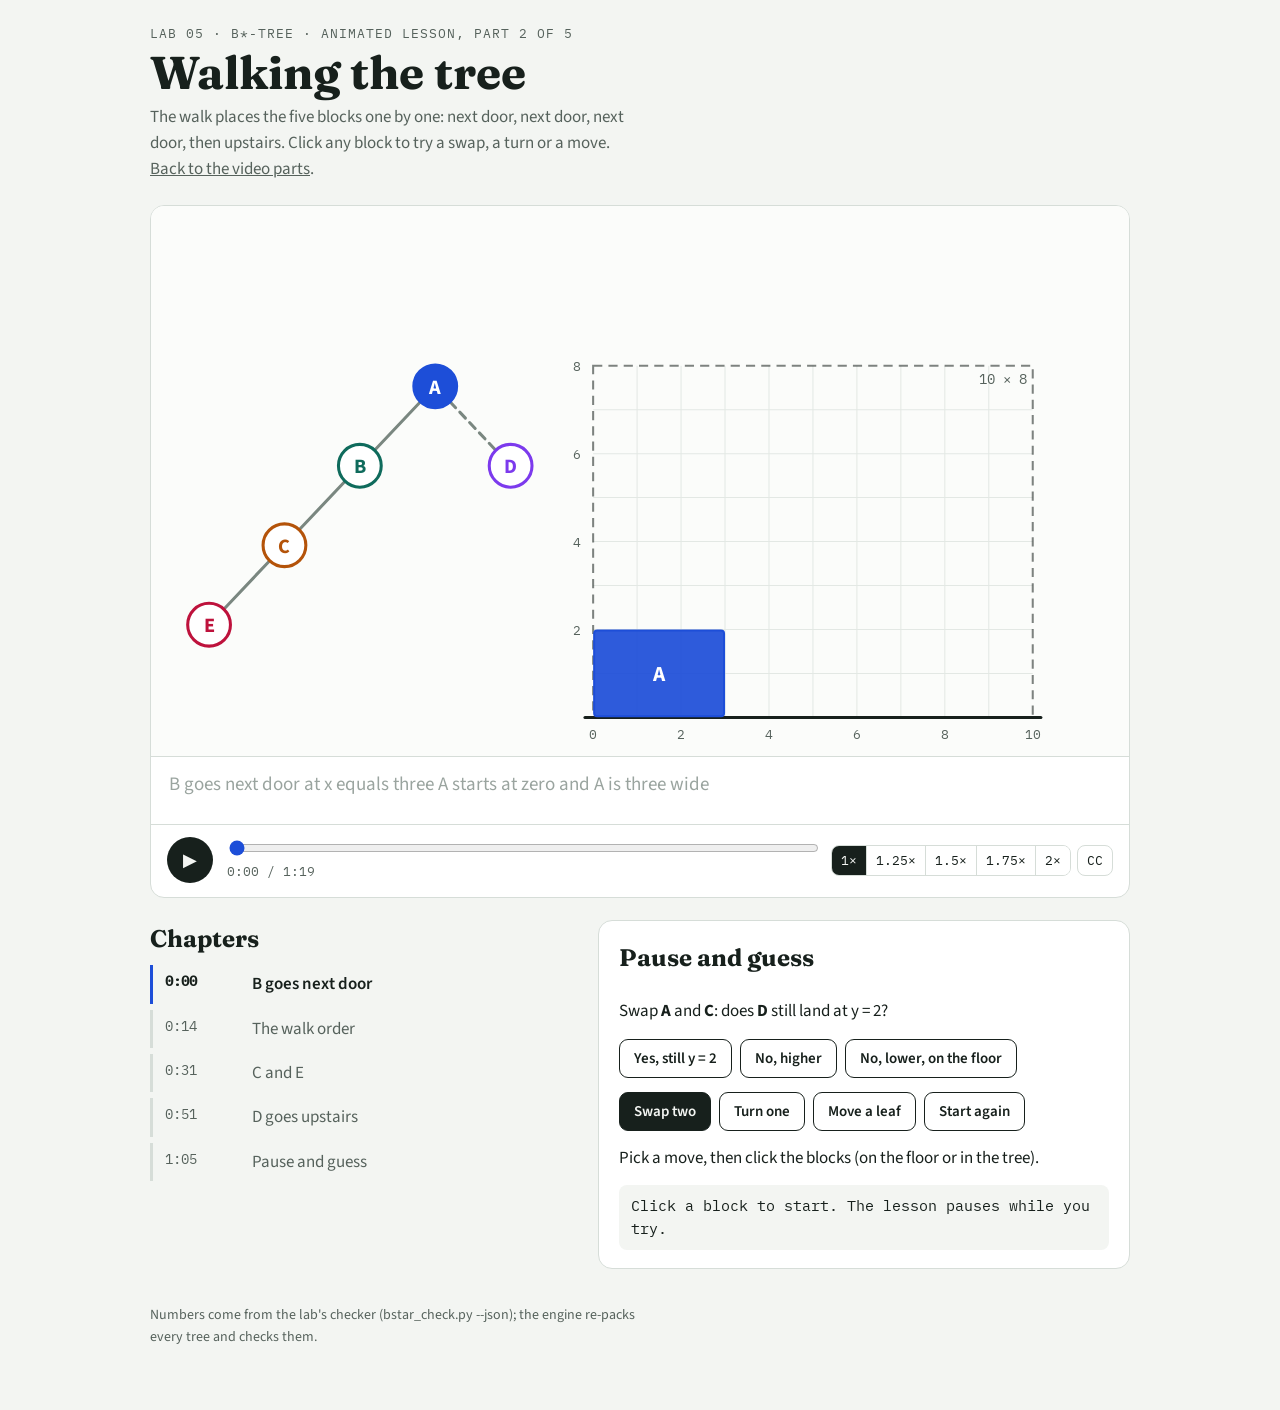
<file: docs/lessons/part-2/index.html>
<!doctype html>
<html lang="en">
<head>
<meta charset="utf-8">
<meta name="viewport" content="width=device-width, initial-scale=1, viewport-fit=cover">
<title>Lab 05 · Part 2: Walking the tree</title>
<meta name="claude:viewport-fit-sides" content="cover">
<style>@font-face{font-family:'Fraunces';font-weight:500;font-style:normal;font-display:swap;src:url(fonts/fraunces-latin-500-normal.woff2) format('woff2')}@font-face{font-family:'Fraunces';font-weight:700;font-style:normal;font-display:swap;src:url(fonts/fraunces-latin-700-normal.woff2) format('woff2')}@font-face{font-family:'IBM Plex Mono';font-weight:400;font-style:normal;font-display:swap;src:url(fonts/ibm-plex-mono-latin-400-normal.woff2) format('woff2')}@font-face{font-family:'IBM Plex Mono';font-weight:500;font-style:normal;font-display:swap;src:url(fonts/ibm-plex-mono-latin-500-normal.woff2) format('woff2')}@font-face{font-family:'Source Sans 3';font-weight:400;font-style:normal;font-display:swap;src:url(fonts/source-sans-3-latin-400-normal.woff2) format('woff2')}@font-face{font-family:'Source Sans 3';font-weight:600;font-style:normal;font-display:swap;src:url(fonts/source-sans-3-latin-600-normal.woff2) format('woff2')}@font-face{font-family:'Source Sans 3';font-weight:700;font-style:normal;font-display:swap;src:url(fonts/source-sans-3-latin-700-normal.woff2) format('woff2')}</style>
<style>
/* lesson.css — styles for the animated lesson player (lesson-engine.js).
   Layout: one reading column. A 16:9 stage carries the lesson; captions and transport sit under it,
   then chapters and the "your turn" bench. Group colours follow the course labs: the group holding
   the first node name is blue, the next green, then amber and rose; cut edges are red. */
:root {
  --bg: #f3f5f2;
  --surface: #ffffff;
  --ink: #17201c;
  --muted: #56625c;
  --line: #d6ddd8;
  --stage: #fbfcfa;
  --edge: #7a8780;
  --g0: #1d4ed8;
  --g1: #0f6b5c;
  --g2: #b45309;
  --g3: #9f1239;
  --cut: #dc2626;
  --heavy: #b45309;
  --copper: #a8662a;
  --unplaced: #94a3b8;
  --tint0: rgba(29, 78, 216, 0.07);
  --tint1: rgba(15, 107, 92, 0.08);
  --said: #17201c;
  --unsaid: #9aa49f;
  --mark: #fde68a;
  --display: "Fraunces", Georgia, "Times New Roman", serif;
  --body: "Source Sans 3", "Segoe UI", system-ui, sans-serif;
  --mono: "IBM Plex Mono", ui-monospace, "SFMono-Regular", Menlo, monospace;
}
@media (prefers-color-scheme: dark) {
  :root:not([data-theme="light"]) {
    --bg: #0e1412; --surface: #151d1a; --ink: #e6ece9; --muted: #9ba7a1; --line: #2a3531;
    --stage: #111916; --edge: #85938c; --g0: #6f8fff; --g1: #36b39b; --g2: #f59e0b; --g3: #fb7185;
    --cut: #f87171; --heavy: #f59e0b; --copper: #d39a5c; --unplaced: #66758a;
    --tint0: rgba(111, 143, 255, 0.10); --tint1: rgba(54, 179, 155, 0.10);
    --said: #e6ece9; --unsaid: #5f6b66; --mark: #78350f;
    color-scheme: dark;
  }
}
:root[data-theme="dark"] {
  --bg: #0e1412; --surface: #151d1a; --ink: #e6ece9; --muted: #9ba7a1; --line: #2a3531;
  --stage: #111916; --edge: #85938c; --g0: #6f8fff; --g1: #36b39b; --g2: #f59e0b; --g3: #fb7185;
  --cut: #f87171; --heavy: #f59e0b; --copper: #d39a5c; --unplaced: #66758a;
  --tint0: rgba(111, 143, 255, 0.10); --tint1: rgba(54, 179, 155, 0.10);
  --said: #e6ece9; --unsaid: #5f6b66; --mark: #78350f;
  color-scheme: dark;
}
* { box-sizing: border-box; }
body {
  background: var(--bg); color: var(--ink); font-family: var(--body); font-size: 17px; line-height: 1.55;
  padding-left: max(16px, env(safe-area-inset-left, 0px));
  padding-right: max(16px, env(safe-area-inset-right, 0px));
  padding-block: 24px 48px; margin: 0;
}
.wrap { max-width: 980px; margin: 0 auto; display: grid; gap: 22px; }
header { display: grid; gap: 6px; }
.eyebrow { font-family: var(--mono); font-size: 12.5px; letter-spacing: 0.08em; text-transform: uppercase; color: var(--muted); }
h1 { font-family: var(--display); font-weight: 700; font-size: clamp(30px, 5vw, 46px); line-height: 1.05; margin: 0; text-wrap: balance; }
.lede { margin: 0; color: var(--muted); max-width: 62ch; }
.lede a, .note a { color: inherit; }

/* ---------- player ---------- */
.player { background: var(--surface); border: 1px solid var(--line); border-radius: 14px; overflow: hidden; }
.stage { position: relative; aspect-ratio: 16 / 9; max-width: 100%; background: var(--stage); container-type: inline-size; overflow: hidden; }
.stage svg.scene { position: absolute; inset: 0; width: 100%; height: 100%; display: block; }
.layer { position: absolute; inset: 0; pointer-events: none; }
.ov { position: absolute; opacity: 0; will-change: opacity, transform; }
.ov [data-a] { display: inline-block; opacity: 0; }

.hl { font-family: var(--display); font-weight: 700; font-size: 4.3cqw; line-height: 1.08; letter-spacing: -0.01em; max-width: 60cqw; }
.hl b, .tag b, .sub b, .qcard b { color: var(--g0); font-weight: 700; }
.red { color: var(--cut); }
.sub { font-family: var(--body); font-size: 2.1cqw; color: var(--muted); font-weight: 600; margin-top: .6cqw; }
.term { display: grid; gap: .4cqw; background: var(--surface); border: 1px solid var(--line); border-radius: 1.2cqw; padding: 1.4cqw 1.8cqw; box-shadow: 0 .6cqw 2cqw rgba(0,0,0,.06); }
.term .t { font-family: var(--display); font-size: 3.4cqw; font-weight: 700; }
.term .d { font-size: 1.9cqw; color: var(--muted); }
.chip { display: inline-block; font-family: var(--mono); font-size: 2.2cqw; font-weight: 500; padding: .5cqw 1.3cqw; border-radius: 99px; border: 2px solid var(--ink); background: var(--surface); }
.tag { font-family: var(--body); font-weight: 700; font-size: 2.2cqw; background: var(--surface); border: 1px solid var(--line); border-radius: .9cqw; padding: .6cqw 1.2cqw; }
.tags { display: grid; gap: 1cqw; justify-items: start; }
.tag .n, .num { font-family: var(--mono); color: var(--heavy); }
.label { font-family: var(--display); font-weight: 700; font-size: 2.8cqw; }
.label.c0 { color: var(--g0); } .label.c1 { color: var(--g1); } .label.c2 { color: var(--g2); } .label.c3 { color: var(--g3); }
.vocab { display: grid; gap: .8cqw; font-size: 2cqw; }
.vocab div { background: var(--surface); border: 1px solid var(--line); border-radius: .8cqw; padding: .5cqw 1.1cqw; }
.vocab b { font-family: var(--display); font-size: 2.3cqw; margin-right: .6cqw; }
.eq { font-family: var(--mono); font-size: 3.4cqw; font-weight: 500; background: var(--surface); border: 1px solid var(--line); border-radius: 1cqw; padding: 1cqw 1.6cqw; white-space: nowrap; }
.eq .red { font-weight: 700; }
.stamp { font-family: var(--display); font-weight: 700; font-size: 6cqw; color: var(--cut); border: .45cqw solid var(--cut); border-radius: 1cqw; padding: .2cqw 1.6cqw; rotate: -9deg; letter-spacing: .06em; text-transform: uppercase; background: color-mix(in srgb, var(--stage) 80%, transparent); }
.bigq { width: 100cqw; }
.bigq .q { font-family: var(--display); font-size: 16cqw; font-weight: 700; line-height: 1; color: var(--muted); text-align: center; }
.bigq .hl { max-width: none; text-align: center; font-size: 3.6cqw; }
.cmp { display: grid; gap: 1cqw; background: var(--surface); border: 1px solid var(--line); border-radius: 1.4cqw; padding: 2cqw 2.4cqw; width: 62cqw; box-shadow: 0 .8cqw 3cqw rgba(0,0,0,.08); }
.cmp .row { display: grid; grid-template-columns: 1.4fr .7fr 1.3fr; align-items: baseline; gap: 1.4cqw; font-size: 2.3cqw; }
.cmp .row .k { font-family: var(--mono); font-size: 3cqw; font-weight: 500; }
.cmp .bad .k { color: var(--cut); }
.cmp .good .k { color: var(--g1); }
.qcard { background: var(--surface); border: 2px solid var(--ink); border-radius: 1.4cqw; padding: 1.6cqw 2.2cqw; width: 44cqw; display: grid; gap: .6cqw; }
.qcard .e { font-family: var(--mono); font-size: 1.7cqw; letter-spacing: .1em; text-transform: uppercase; color: var(--heavy); }
.qcard .q { font-family: var(--display); font-size: 3.1cqw; font-weight: 700; line-height: 1.15; }
.qcard .h { font-size: 1.8cqw; color: var(--muted); }
.qbtns { display: none; gap: 1cqw; pointer-events: auto; flex-wrap: wrap; }
.stage.asking .qbtns { display: flex; }
.qbtns .btn { font-size: 1.8cqw; padding: .6cqw 1.3cqw; }
.qans { color: var(--ink); font-size: 1.9cqw; }
.qans:empty { display: none; }
.thumbs { display: flex; gap: 2cqw; }
.thumb { background: var(--surface); border: 1px solid var(--line); border-radius: 1.2cqw; padding: 1cqw; display: grid; gap: .4cqw; justify-items: center; width: 22cqw; position: relative; }
.thumb svg { width: 100%; height: auto; display: block; }
.thumb .c { font-family: var(--mono); font-size: 1.75cqw; font-weight: 500; white-space: nowrap; }
.thumb.best { border: 2px solid var(--g1); }
.thumb .ok { position: absolute; top: -1.6cqw; right: -1.2cqw; background: var(--g1); color: #fff; font-weight: 700; font-size: 1.7cqw; border-radius: 99px; padding: .3cqw 1cqw; }

.counter { display: grid; justify-items: start; background: var(--surface); border: 1px solid var(--line); border-radius: 1.2cqw; padding: .9cqw 1.6cqw; min-width: 15cqw; }
.counter .l, .balance .l { font-family: var(--mono); font-size: 1.6cqw; letter-spacing: .1em; text-transform: uppercase; color: var(--muted); }
.counter .v { font-family: var(--mono); font-size: 6.2cqw; font-weight: 500; line-height: 1; font-variant-numeric: tabular-nums; }
.counter.bad .v { color: var(--cut); }
.counter.good .v { color: var(--g1); }
.balance { display: grid; gap: .8cqw; background: var(--surface); border: 1px solid var(--line); border-radius: 1.2cqw; padding: 1.2cqw 1.6cqw; width: 19cqw; }
.bars { position: relative; display: grid; grid-auto-flow: column; grid-auto-columns: 1fr; gap: 1.6cqw; height: 15cqw; align-items: end; }
.bar { background: var(--g0); border-radius: .5cqw .5cqw 0 0; height: 0; display: flex; justify-content: center; align-items: flex-start; color: #fff; font-family: var(--mono); font-size: 2cqw; padding-top: .3cqw; }
.bar.c1 { background: var(--g1); } .bar.c2 { background: var(--g2); } .bar.c3 { background: var(--g3); }
.cap { position: absolute; left: -.6cqw; right: -.6cqw; height: 0; border-top: .3cqw dashed var(--cut); opacity: 0; }
.cap span { position: absolute; right: 0; top: -2.6cqw; font-family: var(--mono); font-size: 1.5cqw; color: var(--cut); }
.verdict { font-weight: 700; font-size: 1.9cqw; min-height: 1.2em; }
.verdict.no { color: var(--cut); }
.verdict.yes { color: var(--g1); }
.banner { position: absolute; left: 2cqw; top: 2cqw; display: none; gap: 1cqw; align-items: center; pointer-events: auto; font-size: 1.9cqw; }
.stage.free .banner { display: flex; }
.banner b { font-family: var(--display); font-size: 2.6cqw; }

/* svg pieces */
.node rect { transition: fill .45s, stroke .45s; }
.g0 rect { fill: var(--g0); stroke: var(--g0); }
.g1 rect { fill: var(--g1); stroke: var(--g1); }
.g2 rect { fill: var(--g2); stroke: var(--g2); }
.g3 rect { fill: var(--g3); stroke: var(--g3); }
.nu rect { fill: var(--unplaced); stroke: var(--unplaced); }
.ncell rect { fill: var(--surface); stroke: var(--copper); stroke-width: 3; }
.node text { fill: #fff; font-family: var(--body); font-weight: 700; font-size: 21px; text-anchor: middle; dominant-baseline: central; }
.ncell text { fill: var(--ink); }
.node { cursor: pointer; }
.node:focus-visible rect { stroke: var(--ink); stroke-width: 4; }
.main { stroke: var(--edge); stroke-linecap: round; transition: stroke .35s; }
.wire { stroke: var(--copper); stroke-width: 2.2; stroke-linecap: round; }
.edge.cut .main { stroke: var(--cut); stroke-dasharray: 10 7; }
.edge.heavy .main { stroke: var(--heavy); }
.edge.pulse .main { animation: lesson-pulse 1s ease-in-out 2; }
@keyframes lesson-pulse { 50% { stroke-width: 12; } }
.wl rect { fill: var(--stage); stroke: var(--line); transition: fill .3s, stroke .3s; }
.wl text { fill: var(--ink); font-family: var(--mono); font-size: 16px; font-weight: 500; text-anchor: middle; dominant-baseline: central; }
.edge.cut .wl rect { stroke: var(--cut); }
.edge.flash .wl rect { fill: var(--mark); stroke: var(--heavy); }
.chipbody { fill: none; stroke: var(--copper); stroke-width: 3; }
.pin { fill: var(--copper); }
.divider { stroke: var(--ink); stroke-width: 2.5; stroke-dasharray: 8 8; }
.tint0 { fill: var(--tint0); }
.tint1 { fill: var(--tint1); }

/* captions */
.captions { padding: 14px 18px; border-top: 1px solid var(--line); min-height: 3.6em; font-size: 19px; line-height: 1.45; }
.captions span { color: var(--unsaid); transition: color .15s; }
.captions span.said { color: var(--said); }
.player.nocc .captions { display: none; }

/* transport */
.transport { display: grid; grid-template-columns: auto 1fr auto; gap: 10px 14px; align-items: center; padding: 12px 16px 14px; border-top: 1px solid var(--line); }
.play { width: 46px; height: 46px; border-radius: 50%; border: 0; background: var(--ink); color: var(--bg); font-size: 18px; cursor: pointer; display: grid; place-items: center; }
.scrub { display: grid; gap: 4px; min-width: 0; }
.scrub input { width: 100%; accent-color: var(--g0); }
.time { font-family: var(--mono); font-size: 13px; color: var(--muted); font-variant-numeric: tabular-nums; }
.opts { display: flex; gap: 6px; flex-wrap: wrap; justify-content: flex-end; }
.seg { display: inline-flex; border: 1px solid var(--line); border-radius: 8px; overflow: hidden; }
.seg button, .tbtn { font-family: var(--mono); font-size: 13px; padding: 6px 9px; border: 0; background: var(--surface); color: var(--ink); cursor: pointer; }
.seg button + button { border-left: 1px solid var(--line); }
.seg button[aria-pressed="true"] { background: var(--ink); color: var(--bg); }
.tbtn { border: 1px solid var(--line); border-radius: 8px; }
.tbtn[aria-pressed="false"] { color: var(--muted); text-decoration: line-through; }
button:focus-visible, input:focus-visible { outline: 3px solid var(--g0); outline-offset: 2px; }
@media (max-width: 620px) {
  .transport { grid-template-columns: auto 1fr; }
  .opts { grid-column: 1 / -1; justify-content: flex-start; }
  .captions { font-size: 16px; }
}

/* chapters + bench */
.chapters { display: grid; gap: 6px; margin: 0; padding: 0; list-style: none; }
.chapters button { width: 100%; display: grid; grid-template-columns: 4.5em 1fr; gap: 10px; text-align: left; background: none; border: 0; border-left: 3px solid var(--line); padding: 6px 12px; font: inherit; color: var(--muted); cursor: pointer; }
.chapters button .ts { font-family: var(--mono); font-size: 14px; font-variant-numeric: tabular-nums; }
.chapters button[aria-current="true"] { border-left-color: var(--g0); color: var(--ink); font-weight: 600; }
.cols { display: grid; grid-template-columns: 1fr 1.25fr; gap: 22px; align-items: start; }
@media (max-width: 760px) { .cols { grid-template-columns: 1fr; } }
h2 { font-family: var(--display); font-size: 24px; margin: 0 0 8px; }
.bench { background: var(--surface); border: 1px solid var(--line); border-radius: 14px; padding: 18px 20px; display: grid; gap: 14px; min-width: 0; }
.bench.pulse { animation: lesson-benchin 1.2s ease 2; }
@keyframes lesson-benchin { 50% { box-shadow: 0 0 0 4px color-mix(in srgb, var(--g0) 35%, transparent); } }
.bench p { margin: 0; }
.row { display: flex; gap: 8px; flex-wrap: wrap; align-items: center; }
.btn { font: 600 15px var(--body); padding: 8px 14px; border-radius: 9px; border: 1px solid var(--ink); background: var(--surface); color: var(--ink); cursor: pointer; }
.btn.primary { background: var(--ink); color: var(--bg); }
.seedbox { width: 5.5em; font: 500 15px var(--mono); padding: 7px 9px; border-radius: 8px; border: 1px solid var(--line); background: var(--bg); color: var(--ink); }
.feedback { border-left: 3px solid var(--g1); padding: 4px 0 4px 12px; }
.feedback:empty { display: none; }
.readout { font-family: var(--mono); font-size: 14.5px; background: var(--bg); border-radius: 8px; padding: 10px 12px; font-variant-numeric: tabular-nums; }
.note { font-size: 14px; color: var(--muted); max-width: 70ch; }
.ok { color: var(--g1); font-weight: 700; } .no { color: var(--cut); font-weight: 700; }
.norec .node rect, .norec .main, .norec .wl rect { transition: none !important; }
@media (prefers-reduced-motion: reduce) {
  .node rect, .main, .wl rect, .captions span { transition: none !important; }
  .edge.pulse .main, .bench.pulse { animation: none; }
}

/* ---------- floorplan scene (B*-tree + floor of blocks) ----------
   Block colours come from the lab (one fixed colour per block id, the course's paper palette) and are set inline.
   Tree links: left child = solid ("next door"), right child = dashed ("upstairs"). The skyline is amber. */
:root { --sky: #d97706; --waste: rgba(220, 38, 38, 0.10); --over: rgba(220, 38, 38, 0.13); --gridline: #e3e8e4; }
@media (prefers-color-scheme: dark) { :root:not([data-theme="light"]) { --sky: #fbbf24; --waste: rgba(248, 113, 113, 0.14); --over: rgba(248, 113, 113, 0.16); --gridline: #1f2a26; } }
:root[data-theme="dark"] { --sky: #fbbf24; --waste: rgba(248, 113, 113, 0.14); --over: rgba(248, 113, 113, 0.16); --gridline: #1f2a26; }
.fp-gridlines line { stroke: var(--gridline); stroke-width: 1; }
.fp-outline { fill: none; stroke: var(--ink); stroke-width: 2; stroke-dasharray: 9 6; opacity: .55; }
.fp-outline-lab { font-family: var(--mono); font-size: 14px; fill: var(--muted); text-anchor: end; }
.fp-floorline { stroke: var(--ink); stroke-width: 3; stroke-linecap: round; }
.fp-axis text { font-family: var(--mono); font-size: 12.5px; fill: var(--muted); text-anchor: middle; dominant-baseline: central; }
.fp-axis .fp-axis-y { text-anchor: end; }
.fp-overzone { fill: url(#fp-over); stroke: none; transition: opacity .3s; }
.fp-over-line { stroke: var(--cut); stroke-width: 2.4; opacity: .55; }
.fp-hatch-bg { fill: var(--waste); }
.fp-hatch-line { stroke: var(--cut); stroke-width: 2; opacity: .35; }
.fp-waste { fill: url(#fp-hatch); }
.fpb rect { stroke-width: 2; fill-opacity: .92; }
.fpb .fp-bid { fill: #fff; font-family: var(--body); font-weight: 700; font-size: 21px; text-anchor: middle; dominant-baseline: central; pointer-events: none; }
.fpb .fp-dim { fill: #fff; font-family: var(--mono); font-size: 12.5px; text-anchor: middle; dominant-baseline: central; opacity: .9; pointer-events: none; }
.fpb.out rect { stroke: var(--cut); stroke-width: 4; stroke-dasharray: 7 4; }
.fpb.hl rect, .fpn.hl circle:not(.fp-ring) { stroke: var(--ink); stroke-width: 4; }
.fp-sky { fill: none; stroke: var(--sky); stroke-width: 5; stroke-linejoin: round; stroke-linecap: round; }
.fp-bbox { fill: none; stroke: var(--ink); stroke-width: 2.5; stroke-dasharray: 10 6; }
.fp-bboxlab rect { fill: var(--surface); stroke: var(--ink); stroke-width: 1.5; }
.fp-bboxlab text { font-family: var(--mono); font-size: 15px; font-weight: 500; fill: var(--ink); text-anchor: middle; dominant-baseline: central; }
.fp-coords circle { fill: var(--ink); }
.fp-coords text { font-family: var(--mono); font-size: 13px; font-weight: 500; fill: var(--ink); paint-order: stroke; stroke: var(--stage); stroke-width: 4px; }
.fp-edge { stroke: var(--edge); stroke-width: 3; stroke-linecap: round; }
.fp-edge.right { stroke-dasharray: 8 6; }
.fpn circle { stroke-width: 3; }
.fpn .fp-ring { fill: none; stroke: var(--ink); stroke-width: 3; opacity: 0; }
.fpn.hl .fp-ring { opacity: 1; }
.fpn text { font-family: var(--body); font-weight: 700; font-size: 20px; text-anchor: middle; dominant-baseline: central; pointer-events: none; }
.fpk { cursor: pointer; }
.fpk:focus-visible { outline: none; }
.fpk:focus-visible rect, .fpk:focus-visible circle:not(.fp-ring) { stroke: var(--ink); stroke-width: 4; }
.fp-badges circle { fill: var(--ink); }
.fp-badges text { fill: var(--bg); font-family: var(--mono); font-size: 12.5px; font-weight: 500; text-anchor: middle; dominant-baseline: central; }
.fp-link rect { fill: var(--surface); stroke: var(--line); }
.fp-link text { font-family: var(--body); font-size: 13px; font-weight: 600; fill: var(--muted); text-anchor: middle; dominant-baseline: central; }
.fp-legal { font-family: var(--body); font-weight: 700; font-size: 1.9cqw; background: var(--surface); border: 2px solid var(--line); border-radius: .9cqw; padding: .4cqw 1.1cqw; white-space: nowrap; }
.fp-legal.yes { color: var(--g1); border-color: var(--g1); }
.fp-legal.no { color: var(--cut); border-color: var(--cut); }
.fp-counter { min-width: 17cqw; }
.fp-thumb svg { max-height: 16cqw; }
.fp-ops .btn[aria-pressed="true"] { background: var(--ink); color: var(--bg); }
.norec .fp-overzone { transition: none !important; }

</style>
</head>
<body>
<div id="lesson-root"></div>
<audio id="lesson-audio" preload="auto" src="lesson-en.m4a"></audio>
<script>
/* lesson-engine.js (v4) — animated, narrated lesson player for eda-learning labs.
 *
 * LessonEngine.mount({ sb, timing, lang, audioId?, rootId?, ui?, storageKey? })
 *   sb      storyboard (see reference/storyboard.md). sb.scene picks what is drawn on the stage:
 *             "graph"     (default) nodes, weighted edges, splits, cut counter, balance bars   (partitioning labs)
 *             "floorplan" a B*-tree next to a floor of rectangles: blocks drop in walk order onto the skyline,
 *                         swap / turn / move, bounding box, wasted squares, fits-the-outline     (floorplanning labs)
 *   timing  { lang, duration, sentences: [{ slide, text, start, end, words: [{ w, t }] }] }
 *           made by scripts/voice_build.py (edge-tts word timings) or scripts/timing_from_vtt.py
 *   lang    "en" | "fr": picks the anchor word and the text of every overlay
 *
 * Everything on screen is a pure function of the audio time t, so seeking, speed changes and frame-by-frame
 * recording all show the same picture. A new key in a track starts from wherever the previous move had got to
 * (no jumps). window.__lesson exposes the internals the checker uses.
 *
 * Layout of this file: helpers · mount() = the core (timing, anchors, tracks, show windows, overlays, captions,
 * transport, question, diagnostics) · SCENES.graph · SCENES.floorplan. A scene gets a context object `cx` from the
 * core and returns hooks (see "scene contract" in mount).
 */
(function () {
  "use strict";

  const I18N = {
    en: {
      play: "Play", pause: "Pause", position: "Position in the lesson", speed: "Playback speed", captions: "CC",
      chapters: "Chapters", yourSplit: "Your split", back: "Back to the lesson",
      paused: "Paused. You are building your own split.", turn: "Pause and guess",
      deal: "Deal a random split with seed", dealBtn: "Deal",
      clickHint: "Or click the nodes on the stage to move them from one side to the other.",
      noSplit: "No split yet. Deal a seed or click a node.", noSplitNoDeal: "No split yet. Click a node to start.",
      backMsg: "Back in the lesson. Click a node to try again.",
      cut: "cut", sides: "sides", legal: "legal", notLegal: "not legal: at most {cap} per side",
      toPlace: "still to place: {list}", cutsize: "cutsize", perSide: "cells per side", max: "max {cap}",
      think: "Take a moment to think, then pick one.", seed: "Seed {s}: ", yours: "Your split: ",
      cell: "Cell {n}: click to move it to the other side", lesson: "Animated lesson", graph: "Graph",
      verdictYes: "legal", verdictNo: "not legal",
      // floorplan scene
      fpStage: "B*-tree and floorplan", yourTree: "Your tree", fpPaused: "Paused. You are changing the tree.",
      fpHint: "Pick a move, then click the blocks (on the floor or in the tree).",
      fpStart: "Click a block to start. The lesson pauses while you try.",
      fpBack: "Back in the lesson. Click a block to try again.",
      opSwap: "Swap two", opTurn: "Turn one", opMove: "Move a leaf", opReset: "Start again",
      pickSecond: "{a} picked. Click the block to swap it with.", swapped: "Swapped {a} and {b}. ",
      turned: "Turned {a}. ", pickLeaf: "{a} has children: pick a leaf (a block with no child).",
      pickTarget: "{a} picked. Click the block it should hang from.", moved: "Moved {a} under {b} ({side}). ",
      noSlot: "{b} has no free slot. Pick another block.", sameBlock: "That is the same block.",
      tree: "tree", box: "bounding box", wasted: "wasted", fits: "fits the {w} × {h} outline",
      sticks: "sticks out of the {w} × {h} outline", sideLeft: "next door", sideRight: "upstairs",
      nextDoor: "next door", upstairs: "upstairs", blockAria: "Block {n}: click to use it in your move",
      mArea: "bounding box", mWidth: "width", mHeight: "height", mWasted: "wasted squares", mX: "{n}.x", mY: "{n}.y",
    },
    fr: {
      play: "Lecture", pause: "Pause", position: "Position dans la leçon", speed: "Vitesse de lecture", captions: "ST",
      chapters: "Chapitres", yourSplit: "Votre partition", back: "Revenir à la leçon",
      paused: "En pause. Vous construisez votre propre partition.", turn: "Faites une pause et devinez",
      deal: "Distribuer une partition au hasard avec la graine", dealBtn: "Distribuer",
      clickHint: "Ou cliquez sur les nœuds de la scène pour les changer de côté.",
      noSplit: "Pas encore de partition. Distribuez une graine ou cliquez sur un nœud.",
      noSplitNoDeal: "Pas encore de partition. Cliquez sur un nœud pour commencer.",
      backMsg: "De retour dans la leçon. Cliquez sur un nœud pour réessayer.",
      cut: "coupe", sides: "côtés", legal: "valide", notLegal: "non valide : {cap} au plus par côté",
      toPlace: "reste à placer : {list}", cutsize: "taille de coupe", perSide: "cellules par côté", max: "max {cap}",
      think: "Prenez un moment pour réfléchir, puis choisissez.", seed: "Graine {s} : ", yours: "Votre partition : ",
      cell: "Cellule {n} : cliquez pour la changer de côté", lesson: "Leçon animée", graph: "Graphe",
      verdictYes: "valide", verdictNo: "non valide",
      fpStage: "Arbre B* et plan de masse", yourTree: "Votre arbre", fpPaused: "En pause. Vous modifiez l'arbre.",
      fpHint: "Choisissez un geste, puis cliquez sur les blocs (au sol ou dans l'arbre).",
      fpStart: "Cliquez sur un bloc pour commencer. La leçon se met en pause pendant l'essai.",
      fpBack: "De retour dans la leçon. Cliquez sur un bloc pour réessayer.",
      opSwap: "Échanger deux", opTurn: "Tourner un bloc", opMove: "Déplacer une feuille", opReset: "Recommencer",
      pickSecond: "{a} choisi. Cliquez sur le bloc à échanger avec lui.", swapped: "{a} et {b} échangés. ",
      turned: "{a} tourné. ", pickLeaf: "{a} a des enfants : choisissez une feuille (un bloc sans enfant).",
      pickTarget: "{a} choisi. Cliquez sur le bloc auquel l'accrocher.", moved: "{a} accroché sous {b} ({side}). ",
      noSlot: "{b} n'a plus de place libre. Choisissez un autre bloc.", sameBlock: "C'est le même bloc.",
      tree: "arbre", box: "boîte englobante", wasted: "perdu", fits: "tient dans le contour {w} × {h}",
      sticks: "dépasse du contour {w} × {h}", sideLeft: "à côté", sideRight: "à l'étage",
      nextDoor: "à côté", upstairs: "à l'étage", blockAria: "Bloc {n} : cliquez pour l'utiliser dans votre geste",
      mArea: "boîte englobante", mWidth: "largeur", mHeight: "hauteur", mWasted: "cases perdues", mX: "{n}.x", mY: "{n}.y",
    },
  };

  const clamp = (x, a = 0, b = 1) => Math.max(a, Math.min(b, x));
  const lerp = (a, b, p) => a + (b - a) * p;
  const ease = (p) => { p = clamp(p); return p < 0.5 ? 4 * p * p * p : 1 - Math.pow(-2 * p + 2, 3) / 2; };
  const fmt = (s) => `${Math.floor(s / 60)}:${String(Math.floor(s % 60)).padStart(2, "0")}`;
  const esc = (s) => String(s).replace(/[&<>"]/g, (c) => ({ "&": "&amp;", "<": "&lt;", ">": "&gt;", '"': "&quot;" }[c]));
  const norm = (w) => w.normalize("NFD").replace(/[̀-ͯ]/g, "").toLowerCase().replace(/[^a-z0-9]/g, "");
  /** Keys a spoken word can be matched by: the whole word, and the part after an apostrophe (l'arête → arete). */
  const wordKeys = (w) => { const k = [norm(w)]; const m = w.split(/['’]/); if (m.length > 1) k.push(norm(m[m.length - 1])); return k; };
  const fill = (s, o) => s.replace(/\{(\w+)\}/g, (m, k) => (o[k] !== undefined ? o[k] : m));

  const FULL = [0, 0, 960, 540];
  const DUR_CAM = 1.3, DUR_DIM = 0.6;
  const SCENES = {};

  function mount(cfg) {
    const sb = cfg.sb, TM = cfg.timing, lang = cfg.lang || "en";
    const T = Object.assign({}, I18N[lang] || I18N.en, cfg.ui || {});
    const L = (v) => (v == null ? "" : typeof v === "string" ? v : v[lang] != null ? v[lang] : v.en != null ? v.en : "");
    const errors = [];
    const err = (m) => { errors.push(m); console.error("[lesson] " + m); };
    const reduce = matchMedia("(prefers-reduced-motion: reduce)").matches;
    const D = reduce ? 0.001 : 1;
    const sceneName = sb.scene || "graph";

    /* ---------------- timing ---------------- */
    const SENT = TM.sentences.map((s) => {
      const words = s.words.map((w) => ({ w: w.w, t: w.t, keys: wordKeys(w.w) }));
      words.forEach((w, i) => { w.e = i + 1 < words.length ? words[i + 1].t : s.end; });
      return Object.assign({}, s, { words });
    });
    const DUR = TM.duration;
    const slideSents = (n) => SENT.filter((s) => s.slide === n);

    function findWords(obj, label) {
      const needle = obj[lang] != null ? obj[lang] : null;
      if (needle == null) { err(`anchor ${label}: no "${lang}" word given`); return null; }
      const [phrase, nthTxt] = String(needle).split("#");
      const nth = nthTxt != null ? parseInt(nthTxt, 10) : obj.nth || 0;
      const toks = phrase.split(/\s+/).map(norm).filter(Boolean);
      const pool = obj.slide != null ? slideSents(obj.slide) : SENT;
      if (!pool.length) { err(`anchor ${label}: slide ${obj.slide} has no narration in this part`); return null; }
      const ws = pool.flatMap((s) => s.words);
      let hit = 0;
      for (let i = 0; i + toks.length <= ws.length; i++) {
        if (toks.every((tk, j) => ws[i + j].keys.some((k) => k.startsWith(tk)))) {
          if (hit++ === nth) return { first: ws[i], last: ws[i + toks.length - 1] };
        }
      }
      err(`anchor ${label}: "${needle}" not found in slide ${obj.slide} (${lang}). Words: ${ws.map((w) => w.w).join(" ")}`);
      return null;
    }
    const anchorCache = new Map();
    function resolve(ref, label = "") {
      if (ref == null) return 0;
      if (typeof ref === "number") return ref;
      const key = typeof ref === "string" ? ref : JSON.stringify(ref);
      if (anchorCache.has(key)) return anchorCache.get(key);
      let t = 0;
      if (typeof ref === "string") {
        const m = ref.trim().match(/^(@[\w-]+|slide:\d+(?::end)?|end|start)\s*(?:([+-])\s*([\d.]+))?$/);
        if (!m) { err(`bad time reference "${ref}" ${label}`); return 0; }
        const shift = m[2] ? (m[2] === "-" ? -1 : 1) * parseFloat(m[3]) : 0;
        const base = m[1];
        if (base[0] === "@") {
          const a = sb.anchors && sb.anchors[base.slice(1)];
          if (!a) { err(`unknown anchor ${base} ${label}`); t = 0; } else t = resolveObj(a, base);
        } else if (base === "end") t = DUR;
        else if (base === "start") t = 0;
        else {
          const [, n, e] = base.split(":");
          const ss = slideSents(+n);
          if (!ss.length) err(`slide ${n} has no narration in this part ${label}`);
          else t = e ? ss[ss.length - 1].end : ss[0].start;
        }
        t += shift;
      } else t = resolveObj(ref, label);
      anchorCache.set(key, t);
      return t;
    }
    function resolveObj(o, label) {
      const hit = findWords(o, label);
      if (!hit) { const ss = o.slide != null ? slideSents(o.slide) : []; return (ss[0] ? ss[0].start : 0) + (o.shift || 0); }
      return (o.edge === "end" ? hit.last.e : hit.first.t) + (o.shift || 0);
    }

    /* ---------------- text markup: {piece@ref} appears at its own time, **x** accent, !!x!! red, ##x## number --- */
    function md(s) {
      let h = esc(s);
      h = h.replace(/\{([^{}@]+)@([^{}]+)\}/g, (m, piece, ref) => {
        ref = ref.trim();
        if (!/^(slide:|start|end|@)/.test(ref)) ref = "@" + ref; // {piece@name} means the anchor @name
        return `<span data-a="${resolve(ref, `(text "${piece}")`).toFixed(3)}">${piece}</span>`;
      });
      h = h.replace(/\*\*(.+?)\*\*/g, "<b>$1</b>").replace(/!!(.+?)!!/g, '<span class="red">$1</span>').replace(/##(.+?)##/g, '<span class="num">$1</span>');
      return h;
    }

    /* ---------------- scene contract ----------------
     * SCENES[name](cx) returns {
     *   tracks: { name: { init, conv(v)->value, dur, mix(a,b,p)|null (null = step track) } }   (in key order)
     *   claims: [{ claim, got, ok }]
     *   ready()                          after tracks and show windows exist (cx.track, cx.seg, cx.win are usable)
     *   svgLabel, bannerText, pausedText
     *   benchHtml()                      HTML of the "your turn" box below the question (must hold .readout)
     *   buildSvg()                       draw the scene's SVG under the overlays
     *   buildWidgets()                   counters etc. on top of the overlays (cx.widget)
     *   render(t, free)                  draw the scene at time t (free = the scene's own try-it state or null)
     *   bindBench()                      wire the bench buttons and stage clicks
     *   thumb(item)                      HTML for one "thumbs" overlay item
     *   boxes(stageRect, sx, sy, cam)    [{ kind: "node", label, x, y, w, h }] of what text must not cover
     *   freeCamera                       camera used while the learner tries (default FULL)
     *   leaveFree()                      called when the lesson resumes
     * } */
    const cx = { sb, lang, T, L, err, resolve, md, esc, fill, D, reduce, lerp, ease, clamp, FULL, FREE: null };
    if (!SCENES[sceneName]) { err(`unknown scene "${sceneName}"`); }
    const scene = (SCENES[sceneName] || SCENES.graph)(cx);
    const claims = scene.claims || [];

    /* ---------------- tracks ---------------- */
    const cam = (v) => {
      if (v == null || v === "full") return FULL;
      const c = sb.cameras && sb.cameras[v] != null ? sb.cameras[v] : v;
      if (!Array.isArray(c) || c.length !== 3) { err(`bad camera ${JSON.stringify(v)}`); return FULL; }
      const [cxx, cy, w0] = c, w = Math.min(w0, 960), h = (w * 9) / 16;
      return [clamp(cxx - w / 2, 0, 960 - w), clamp(cy - h / 2, 0, 540 - h), w, h]; // a shot never shows past the scene
    };
    const mixArr = (a, b, p) => a.map((v, i) => lerp(v, b[i], p));
    cx.mixArr = mixArr;
    const SPEC = Object.assign({}, scene.tracks);
    // camera and dim are common to every scene; keep the scene's order (it decides the checker's report order)
    if (!SPEC.camera) SPEC.camera = { init: "full", conv: cam, dur: DUR_CAM, mix: mixArr };
    if (!SPEC.dim) SPEC.dim = { init: 1, conv: (v) => +v, dur: DUR_DIM, mix: lerp };
    for (const k of Object.keys(SPEC)) if (SPEC[k].conv === "camera") SPEC[k].conv = cam;
    const init = {};
    for (const k of Object.keys(SPEC)) init[k] = SPEC[k].init;
    Object.assign(init, sb.initial || {});
    const tracks = {};
    for (const k of Object.keys(SPEC)) tracks[k] = [[0, SPEC[k].conv(init[k]), "initial"]];
    (sb.timeline || []).forEach((item, i) => {
      const t = resolve(item.at, `(timeline #${i})`);
      let used = false;
      for (const k of Object.keys(SPEC)) if (k in item) { tracks[k].push([t, SPEC[k].conv(item[k]), item.at]); used = true; }
      for (const k of Object.keys(item)) if (k !== "at" && !(k in SPEC)) err(`timeline #${i}: unknown key "${k}" for the ${sceneName} scene`);
      if (!used) err(`timeline #${i}: nothing to change`);
    });
    for (const k of Object.keys(tracks)) tracks[k].sort((a, b) => a[0] - b[0]);

    const memo = new Map();
    function sampler(name, dur, mix) {
      if (memo.has(name)) return memo.get(name);
      const list = tracks[name], startVal = [];
      const valAt = (t) => {
        let i = -1;
        for (let k = 0; k < list.length; k++) { if (list[k][0] <= t) i = k; else break; }
        if (i <= 0) return list[0][1];
        if (startVal[i] === undefined) startVal[i] = valAt(list[i][0] - 1e-6);
        return mix(startVal[i], list[i][1], ease((t - list[i][0]) / (dur * D)));
      };
      memo.set(name, valAt);
      return valAt;
    }
    /** A track's value at t (interpolated), or for step tracks the segment { cur, prev, t0, i }. */
    cx.track = (name) => sampler(name, SPEC[name].dur, SPEC[name].mix);
    cx.seg = (name, t) => {
      const list = tracks[name]; let i = 0;
      for (let k = 0; k < list.length; k++) if (list[k][0] <= t) i = k;
      return { cur: list[i][1], prev: i > 0 ? list[i - 1][1] : list[i][1], t0: list[i][0], i };
    };
    cx.keys = (name) => tracks[name];
    const camAt = cx.track("camera");

    /* ---------------- show windows ---------------- */
    const WIN = {};
    (sb.show || []).forEach((w, i) => {
      const a = resolve(w.from, `(show ${w.show} #${i})`), b = w.to == null ? 1e9 : resolve(w.to, `(show ${w.show} #${i})`);
      if (b <= a) err(`show ${w.show} #${i}: ends (${b.toFixed(2)}s) before it starts (${a.toFixed(2)}s)`);
      (WIN[w.show] = WIN[w.show] || []).push(Object.assign({}, w, { a, b, edges: (w.edges || []).map((e) => e.replace(/\s/g, "")), stagger: w.stagger || 0 }));
    });
    cx.WIN = WIN;
    cx.win = (name, t) => (WIN[name] || []).find((w) => t >= w.a && t < w.b);
    cx.wins = (name, t) => (WIN[name] || []).filter((w) => t >= w.a && t < w.b);
    if (scene.ready) scene.ready();

    /* ---------------- DOM ---------------- */
    const root = document.getElementById(cfg.rootId || "lesson-root");
    const qa = sb.question;
    root.innerHTML = `
<div class="wrap">
  <header>
    <div class="eyebrow">${esc(L(sb.eyebrow))}</div>
    <h1>${esc(L(sb.title))}</h1>
    ${sb.lede ? `<p class="lede">${L(sb.lede)}</p>` : ""}
  </header>
  <section class="player" aria-label="${esc(T.lesson)}">
    <div class="stage scene-${esc(sceneName)}">
      <svg class="scene" viewBox="0 0 960 540" role="img" aria-label="${esc(scene.svgLabel || T.graph)}"></svg>
      <div class="layer"></div>
      <div class="banner"><b>${esc(scene.bannerText || T.yourSplit)}</b><button class="btn" type="button" data-act="back">${esc(T.back)}</button></div>
    </div>
    <div class="captions" aria-live="off"></div>
    <div class="transport">
      <button class="play" type="button" aria-label="${esc(T.play)}">▶</button>
      <div class="scrub"><input type="range" min="0" max="${DUR}" step="0.01" value="0" aria-label="${esc(T.position)}"><div class="time">0:00 / ${fmt(DUR)}</div></div>
      <div class="opts"><div class="seg" role="group" aria-label="${esc(T.speed)}"></div><button class="tbtn" type="button" aria-pressed="true">${esc(T.captions)}</button></div>
    </div>
  </section>
  <div class="cols">
    <section aria-label="${esc(T.chapters)}"><h2>${esc(T.chapters)}</h2><ul class="chapters"></ul></section>
    <section class="bench" aria-label="${esc(T.turn)}">
      <h2>${esc(T.turn)}</h2>
      ${qa ? `<p>${md(L(qa.text))}</p><div class="row bench-opts"></div><p class="feedback"></p>` : ""}
      ${scene.benchHtml()}
    </section>
  </div>
  ${sb.note ? `<p class="note">${L(sb.note)}</p>` : ""}
</div>`;
    const $ = (sel) => root.querySelector(sel);
    const stage = $(".stage"), svg = $("svg.scene"), layer = $(".layer");
    const NS = "http://www.w3.org/2000/svg";
    const mk = (tag, attrs = {}, parent = svg) => { const e = document.createElementNS(NS, tag); for (const k in attrs) e.setAttribute(k, attrs[k]); parent.appendChild(e); return e; };
    Object.assign(cx, { root, $, stage, svg, layer, mk, NS });
    scene.buildSvg();

    const BUILD = {
      headline: (o) => `<div class="hl"${o.size ? ` style="font-size:${+o.size}cqw"` : ""}>${md(L(o.text))}</div>${o.sub ? `<div class="sub">${md(L(o.sub))}</div>` : ""}`,
      term: (o) => `<div class="term"><span class="t">${md(L(o.text))}</span><span class="d">${md(L(o.sub))}</span></div>`,
      chip: (o) => `<span class="chip">${md(L(o.text))}</span>`,
      tag: (o) => `<div class="tag">${md(L(o.text))}</div>`,
      tags: (o) => `<div class="tags">${o.items.map((it) => `<div class="tag"${it.at ? ` data-a="${resolve(it.at, "(tags)").toFixed(3)}"` : ""}>${md(L(it.text))}</div>`).join("")}</div>`,
      label: (o) => `<span class="label c${o.color || 0}">${md(L(o.text))}</span>`,
      vocab: (o) => `<div class="vocab">${o.items.map((it) => `<div${it.at ? ` data-a="${resolve(it.at, "(vocab)").toFixed(3)}"` : ""}><b>${esc(L(it.k))}</b>${md(L(it.text))}</div>`).join("")}</div>`,
      eq: (o) => `<div class="eq">${md(L(o.text))}</div>`,
      stamp: (o) => `<div class="stamp">${md(L(o.text))}</div>`,
      bigq: (o) => `<div class="bigq"><div class="q">?</div><div class="hl">${md(L(o.text))}</div></div>`,
      compare: (o) => `<div class="cmp">${o.rows.map((r) => `<div class="row ${r.tone || ""}"><span>${md(L(r.label))}</span><span class="k">${md(L(r.value))}</span><span>${md(L(r.note))}</span></div>`).join("")}</div>`,
      thumbs: (o) => `<div class="thumbs">${o.items.map((it) => scene.thumb(it)).join("")}</div>`,
      question: () => `<div class="qcard"><span class="e">${esc(T.turn)}</span><span class="q">${md(L(qa && qa.text))}</span><span class="h qh">${esc(L(qa && qa.hint) || T.think)}</span><span class="qbtns">${(qa ? qa.options : []).map((op, i) => `<button class="btn" type="button" data-q="${i}">${esc(L(op.label))}</button>`).join("")}</span><span class="h qans"></span></div>`,
      html: (o) => L(o.html),
    };
    const OV = (sb.overlays || []).map((o, i) => {
      const lab = `(overlay #${i} ${o.type})`;
      const a = resolve(o.from, lab), b = o.to == null ? 1e9 : resolve(o.to, lab);
      if (b <= a) err(`overlay #${i} (${o.type}) ends (${b.toFixed(2)}s) before it starts (${a.toFixed(2)}s)`);
      const d = document.createElement("div");
      d.className = "ov ov-" + o.type; d.style.left = (o.x || 0) + "%"; d.style.top = (o.y || 0) + "%";
      if (o.width) d.style.width = o.width + "cqw";
      if (!BUILD[o.type]) err(`overlay #${i}: unknown type ${o.type}`);
      d.innerHTML = BUILD[o.type] ? BUILD[o.type](o) : "";
      layer.appendChild(d);
      const label = (d.textContent || "").trim().replace(/\s+/g, " ").slice(0, 48);
      return { a, b, d, label, type: o.type, parts: [...d.querySelectorAll("[data-a]")].map((e) => ({ e, t: +e.dataset.a })) };
    });
    cx.widget = (cls, pos, html) => {
      const d = document.createElement("div"); d.className = "ov " + cls; d.style.left = pos.x + "%"; d.style.top = pos.y + "%";
      d.innerHTML = html; layer.appendChild(d); return d;
    };
    const widgetEls = scene.buildWidgets() || [];

    /* ---------------- render ---------------- */
    let lastCam = FULL;
    const setOp = (el, v) => { el.style.opacity = v; };
    const fadeIn = reduce ? 0.01 : 0.35, fadeOut = reduce ? 0.01 : 0.25;
    function ovStyle(el, t, a, b) {
      const on = t >= a && t < b, o = on ? Math.min(clamp((t - a) / fadeIn), clamp((b - t) / fadeOut)) : 0;
      el.style.opacity = o;
      el.style.transform = on && !reduce ? `translateY(${((1 - ease((t - a) / 0.5)) * 0.8).toFixed(3)}cqw)` : "none";
      return on;
    }
    Object.assign(cx, { setOp, ovStyle });
    function render(t) {
      const F = cx.FREE;
      const C = F ? (scene.freeCamera || FULL) : camAt(t);
      lastCam = C;
      svg.setAttribute("viewBox", C.map((v) => v.toFixed(1)).join(" "));
      scene.render(t, F, "scene");
      for (const o of OV) {
        const on = !F && ovStyle(o.d, t, o.a, o.b);
        if (F) { o.d.style.opacity = 0; }
        for (const p of o.parts) {
          const po = on && t >= p.t ? clamp((t - p.t) / (reduce ? 0.01 : 0.3)) : 0;
          p.e.style.opacity = po;
          p.e.style.transform = po > 0 && po < 1 && !reduce ? `translateY(${((1 - po) * 0.6).toFixed(3)}cqw)` : "none";
        }
      }
      scene.render(t, F, "widgets");
      renderCaptions(t);
      renderTransport(t);
    }
    cx.render = (t) => render(t == null ? au.currentTime : t);

    /* ---------------- captions ---------------- */
    const capEl = $(".captions");
    let capIdx = -2;
    function renderCaptions(t) {
      if (cx.FREE) { if (capIdx !== -3) { capEl.textContent = scene.pausedText || T.paused; capIdx = -3; } return; }
      let i = -1;
      for (let k = 0; k < SENT.length; k++) if (SENT[k].start <= t) i = k;
      if (i < 0) i = 0;
      if (i !== capIdx) {
        capEl.innerHTML = "";
        SENT[i].words.forEach((w) => { const s = document.createElement("span"); s.textContent = w.w + " "; capEl.appendChild(s); });
        capIdx = i;
      }
      [...capEl.children].forEach((s, k) => s.classList.toggle("said", t >= SENT[i].words[k].t));
    }

    /* ---------------- transport ---------------- */
    const au = document.getElementById(cfg.audioId || "lesson-audio");
    cx.au = au;
    const playBtn = $(".play"), scrub = $(".scrub input"), timeEl = $(".time");
    const CHAP = (sb.chapters || []).map((c, i) => ({ t0: resolve(c.at, `(chapter #${i})`), title: L(c.title) }));
    const chapBtns = CHAP.map((c) => {
      const li = document.createElement("li"), b = document.createElement("button");
      b.type = "button"; b.innerHTML = `<span class="ts">${fmt(c.t0)}</span><span>${esc(c.title)}</span>`;
      b.addEventListener("click", () => { seek(c.t0 + 0.01); play(); });
      li.appendChild(b); $(".chapters").appendChild(li); return { t0: c.t0, b };
    });
    function renderTransport(t) {
      if (document.activeElement !== scrub) scrub.value = t;
      timeEl.textContent = `${fmt(t)} / ${fmt(DUR)}`;
      let cur = 0; chapBtns.forEach((c, i) => { if (t >= c.t0) cur = i; });
      chapBtns.forEach((c, i) => c.b.setAttribute("aria-current", String(i === cur && !cx.FREE)));
    }
    const QT = qa ? resolve(qa.at || "end", "(question)") : null;
    let asked = false, raf = 0;
    function loop() {
      if (QT != null && !asked && !au.paused && au.currentTime >= QT) { asked = true; au.pause(); au.currentTime = QT; stage.classList.add("asking"); }
      render(au.currentTime);
      if (!au.paused) raf = requestAnimationFrame(loop);
    }
    function resetAsk(t) { if (QT != null && t < QT - 0.05) { asked = false; stage.classList.remove("asking"); const a = layer.querySelector(".qans"); if (a) a.textContent = ""; } }
    function play() {
      if (cx.FREE) cx.leaveFree();
      if (au.ended || au.currentTime >= DUR - 0.05) { au.currentTime = 0; resetAsk(0); }
      const p = au.play(); if (p && p.catch) p.catch(() => {});
    }
    function seek(t) { if (cx.FREE) cx.leaveFree(); au.currentTime = clamp(t, 0, DUR); resetAsk(au.currentTime); render(au.currentTime); }
    playBtn.addEventListener("click", () => (au.paused ? play() : au.pause()));
    au.addEventListener("play", () => { playBtn.textContent = "❚❚"; playBtn.setAttribute("aria-label", T.pause); cancelAnimationFrame(raf); loop(); });
    au.addEventListener("pause", () => { playBtn.textContent = "▶"; playBtn.setAttribute("aria-label", T.play); render(au.currentTime); });
    au.addEventListener("seeked", () => render(au.currentTime));
    au.addEventListener("ended", () => { const b = $(".bench"); b.classList.remove("pulse"); void b.offsetWidth; b.classList.add("pulse"); });
    scrub.addEventListener("input", () => { if (cx.FREE) cx.leaveFree(); au.currentTime = +scrub.value; resetAsk(+scrub.value); render(+scrub.value); });
    document.addEventListener("keydown", (e) => {
      const a = document.activeElement;
      if (e.code === "Space" && !/INPUT|BUTTON|TEXTAREA|SELECT/.test(a.tagName) && !(a.closest && a.closest(".node, .fpk"))) { e.preventDefault(); au.paused ? play() : au.pause(); }
    });
    const SPEEDS = [1, 1.25, 1.5, 1.75, 2], KEY = cfg.storageKey || "lesson-speed";
    let rate = 1;
    try { const r = parseFloat(localStorage.getItem(KEY)); if (SPEEDS.includes(r)) rate = r; } catch (e) { /* storage blocked */ }
    const speedBtns = SPEEDS.map((r) => {
      const b = document.createElement("button"); b.type = "button"; b.textContent = r + "×";
      b.addEventListener("click", () => setRate(r)); $(".seg").appendChild(b); return { r, b };
    });
    function setRate(r) {
      rate = r; au.playbackRate = r; au.preservesPitch = true;
      speedBtns.forEach((x) => x.b.setAttribute("aria-pressed", String(x.r === r)));
      try { localStorage.setItem(KEY, String(r)); } catch (e) { /* storage blocked */ }
    }
    setRate(rate);
    au.addEventListener("loadedmetadata", () => setRate(rate));
    const ccBtn = $(".tbtn"), playerEl = $(".player");
    ccBtn.addEventListener("click", () => { const on = ccBtn.getAttribute("aria-pressed") !== "true"; ccBtn.setAttribute("aria-pressed", String(on)); playerEl.classList.toggle("nocc", !on); });

    /* ---------------- your turn ---------------- */
    cx.readout = $(".readout");
    cx.enterFree = (state) => { au.pause(); cx.FREE = state; stage.classList.add("free"); render(au.currentTime); };
    cx.leaveFree = () => { cx.FREE = null; stage.classList.remove("free"); if (scene.leaveFree) scene.leaveFree(); render(au.currentTime); };
    root.querySelector('[data-act="back"]').addEventListener("click", () => cx.leaveFree());
    scene.bindBench();
    if (qa) {
      const fb = $(".feedback"), opts = $(".bench-opts");
      qa.options.forEach((op) => {
        const b = document.createElement("button"); b.type = "button"; b.className = "btn"; b.textContent = L(op.label);
        b.addEventListener("click", () => { fb.innerHTML = md(L(op.reply)); }); opts.appendChild(b);
      });
      layer.querySelectorAll(".qbtns button").forEach((b) => b.addEventListener("click", () => {
        const op = qa.options[+b.dataset.q];
        layer.querySelector(".qans").innerHTML = md(L(op.reply));
        stage.classList.remove("asking");
        const p = au.play(); if (p && p.catch) p.catch(() => {});
      }));
    }

    /* ---------------- diagnostics for scripts/check_lesson.py ---------------- */
    function stageRect(el) {
      const s = stage.getBoundingClientRect(), r = el.getBoundingClientRect();
      return { x: r.left - s.left, y: r.top - s.top, w: r.width, h: r.height };
    }
    window.__lesson = {
      render, duration: DUR, errors, claims, lang, scene: sceneName,
      tracks: Object.fromEntries(Object.entries(tracks).map(([k, v]) => [k, v.map((x) => [x[0], typeof x[2] === "string" ? x[2] : JSON.stringify(x[2])])])),
      moveSeconds: Object.fromEntries(Object.keys(SPEC).map((k) => [k, SPEC[k].checkDur != null ? SPEC[k].checkDur : SPEC[k].dur])),
      overlays: OV.map((o) => ({ a: o.a, b: o.b, label: o.label, type: o.type })),
      sentences: SENT.map((s) => ({ slide: s.slide, start: s.start, end: s.end, text: s.text })),
      question: QT,
      boxes() {
        const s = stage.getBoundingClientRect(), out = [];
        const sx = s.width / lastCam[2], sy = s.height / lastCam[3];
        for (const b of scene.boxes(s, sx, sy, lastCam)) {
          if (b.x + b.w < 0 || b.y + b.h < 0 || b.x > s.width || b.y > s.height) continue;
          out.push(b);
        }
        [...OV.map((o) => ({ d: o.d, label: o.label })), ...widgetEls].forEach((o) => {
          // fully shown text only, not mid-fade
          if (+o.d.style.opacity > 0.9) { const r = stageRect(o.d.firstElementChild || o.d); out.push({ kind: "overlay", label: o.label, x: r.x, y: r.y, w: r.w, h: r.h }); }
        });
        return { stage: { w: s.width, h: s.height }, boxes: out };
      },
      setRecording(on) { root.classList.toggle("norec", !!on); },
    };
    if (scene.expose) Object.assign(window.__lesson, scene.expose());
    if (errors.length) console.error(`[lesson] ${errors.length} problem(s); see window.__lesson.errors`);
    render(0);
  }

  /* =====================================================================================================
   * Scene "graph": weighted graph, splits, cut counter, balance bars (partitioning labs). Unchanged from v3.
   * ===================================================================================================== */
  SCENES.graph = function (cx) {
    const { sb, T, L, err, resolve, esc, fill, D, lerp, ease, clamp, FULL } = cx;
    const DUR_POSE = 1.1, DUR_SHAPE = 0.9, DUR_WIRES = 1.0, DUR_COUNT = 1.2;
    if (!sb.graph) { err('the graph scene needs "graph" in the storyboard'); sb.graph = { nodes: [], edges: [] }; }
    if (!sb.poses) { err('the graph scene needs "poses" in the storyboard'); sb.poses = { base: {} }; }
    const NODES = sb.graph.nodes.slice();
    const EDGES = sb.graph.edges.map((e) => (Array.isArray(e) ? e : [e.u, e.v, e.w]));
    const K = sb.graph.groups || 2;
    const CAP = sb.graph.cap != null ? sb.graph.cap : Math.ceil(NODES.length / K);
    const names = (g) => (g.includes(",") ? g.split(",").map((x) => x.trim()) : g.trim().split(""));
    function parseSplit(v) {
      if (v == null || v === "none" || v === "") return null;
      const s = sb.splits && sb.splits[v] != null ? sb.splits[v] : v;
      const asn = Object.fromEntries(NODES.map((n) => [n, null]));
      s.split("|").forEach((g, gi) => names(g).filter(Boolean).forEach((n) => {
        if (!(n in asn)) err(`split "${s}": unknown node ${n}`); else asn[n] = gi;
      }));
      return asn;
    }
    /** Colour rank of each group: the group holding the first node name is 0 (blue), and so on. */
    function colourOf(asn) {
      const firsts = new Map();
      for (const n of [...NODES].sort()) if (asn[n] != null && !firsts.has(asn[n])) firsts.set(asn[n], firsts.size);
      return firsts;
    }
    function cutOf(asn) {
      if (!asn) return null;
      let c = 0;
      for (const [u, v, w] of EDGES) if (asn[u] != null && asn[v] != null && asn[u] !== asn[v]) c += w;
      return c;
    }
    function sizes(asn) {
      const out = Array(K).fill(0); if (!asn) return out;
      const col = colourOf(asn);
      for (const n of NODES) if (asn[n] != null) { const c = col.get(asn[n]); if (c < K) out[c]++; }
      return out;
    }
    function legal(asn) {
      if (!asn || NODES.some((n) => asn[n] == null)) return false;
      const s = sizes(asn);
      return s.every((x) => x > 0 && x <= CAP);
    }
    function partsStr(asn) {
      const col = colourOf(asn), groups = [];
      for (const n of [...NODES].sort()) if (asn[n] != null) { const c = col.get(asn[n]); (groups[c] = groups[c] || []).push(n); }
      return groups.map((g) => g.join("")).join(" | ");
    }
    /* The course's random dealer (Lab 03): mulberry32, two warm-up draws, Fisher–Yates over sorted names. */
    function mulberry32(seed) {
      let t = seed >>> 0;
      return function next() {
        t += 0x6d2b79f5;
        let r = Math.imul(t ^ (t >>> 15), 1 | t);
        r ^= r + Math.imul(r ^ (r >>> 7), 61 | r);
        return ((r ^ (r >>> 14)) >>> 0) / 4294967296;
      };
    }
    function randomSplit(seed) {
      const order = [...NODES].sort();
      const rng = mulberry32(seed); rng(); rng();
      for (let i = order.length - 1; i > 0; i--) { const j = Math.floor(rng() * (i + 1)); [order[i], order[j]] = [order[j], order[i]]; }
      const left = new Set(order.slice(0, Math.floor(order.length / 2)));
      return Object.fromEntries(NODES.map((n) => [n, left.has(n) ? 0 : 1]));
    }

    /* claims: every number the narration or the text states, checked against the rules above */
    const claims = [];
    for (const c of sb.claims || []) {
      const asn = c.deal != null ? randomSplit(c.deal) : parseSplit(c.split);
      const got = { split: asn ? partsStr(asn) : null, cut: cutOf(asn), legal: legal(asn) };
      const want = parseSplit(c.split);
      const okSplit = c.split == null || (c.deal == null) || (want && partsStr(want) === got.split);
      const okCut = c.cut == null || c.cut === got.cut;
      const okLegal = c.legal == null || c.legal === got.legal;
      const ok = okSplit && okCut && okLegal;
      claims.push({ claim: c, got, ok });
      if (!ok) err(`claim failed: ${JSON.stringify(c)} -> ${JSON.stringify(got)}`);
    }

    const POSES = sb.poses;
    for (const [pn, p] of Object.entries(POSES)) for (const n of NODES) if (!p[n]) err(`pose ${pn} has no position for ${n}`);
    const firstPose = Object.keys(POSES)[0];
    const mixPose = (a, b, p) => { const o = {}; for (const n of NODES) o[n] = cx.mixArr(a[n], b[n], p); return o; };
    const tracks = {
      pose: { init: firstPose, conv: (v) => { if (!POSES[v]) { err(`unknown pose ${v}`); return POSES[firstPose]; } return POSES[v]; }, dur: DUR_POSE, mix: mixPose },
      split: { init: null, conv: (v) => v, dur: DUR_COUNT, mix: null },
      camera: { init: "full", conv: "camera", dur: 1.3, mix: (a, b, p) => cx.mixArr(a, b, p) },
      shape: { init: "node", conv: (v) => (v === "cell" ? 0 : 1), dur: DUR_SHAPE, mix: lerp },
      wires: { init: false, conv: (v) => (v ? 1 : 0), dur: DUR_WIRES, mix: lerp },
      dim: { init: 1, conv: (v) => +v, dur: 0.6, mix: lerp },
    };
    let posAt, shapeAt, wiresAt, dimAt;
    const win = (name, t) => cx.win(name, t);
    const edgeIn = (w, u, v) => w && (w.edges.length === 0 || w.edges.includes(`${u}-${v}`) || w.edges.includes(`${v}-${u}`));
    /** Edge styles (heavy, pulse, flash): several windows can be open at once, each for its own edges. */
    const edgeOn = (name, t, u, v) => (cx.WIN[name] || []).some((w) => t >= w.a && t < w.b && edgeIn(w, u, v));
    function splitSeg(t) { return cx.seg("split", t); }
    function shownCut(t) {
      const s = splitSeg(t), c1 = cutOf(parseSplit(s.cur)), c0 = cutOf(parseSplit(s.prev));
      if (c1 == null) return null;
      if (c0 == null) return c1;
      return Math.round(lerp(c0, c1, ease((t - s.t0) / (DUR_COUNT * D))));
    }

    let halves, divider, chip, graph, edgeEls, nodeEls, counter, cv, cbox, balance, bars, capLine, verdict, lastP = null;
    const S = {
      tracks, claims,
      svgLabel: T.graph, bannerText: T.yourSplit, pausedText: T.paused,
      ready() { posAt = cx.track("pose"); shapeAt = cx.track("shape"); wiresAt = cx.track("wires"); dimAt = cx.track("dim"); },
      benchHtml() {
        return `${sb.bench && sb.bench.deal ? `<div class="row"><label for="lesson-seed">${esc(T.deal)}</label><input class="seedbox" id="lesson-seed" type="number" min="0" max="999" value="${sb.bench.seed != null ? sb.bench.seed : 3}"><button class="btn primary" type="button" data-act="deal">${esc(T.dealBtn)}</button></div>` : ""}
      <p>${esc(T.clickHint)}</p>
      <div class="readout">${esc(sb.bench && sb.bench.deal ? T.noSplit : T.noSplitNoDeal)}</div>`;
      },
      buildSvg() {
        const { mk } = cx;
        const divX = (sb.divider && sb.divider.x) || 570;
        halves = mk("g");
        mk("rect", { class: "tint0", x: 0, y: 0, width: divX, height: 540 }, halves);
        mk("rect", { class: "tint1", x: divX, y: 0, width: 960 - divX, height: 540 }, halves);
        divider = mk("line", { class: "divider", x1: divX, y1: 110, x2: divX, y2: 525 });
        const chipBox = sb.chip || { x: 175, y: 120, w: 610, h: 395 };
        chip = mk("g");
        mk("rect", { class: "chipbody", x: chipBox.x, y: chipBox.y, width: chipBox.w, height: chipBox.h, rx: 18 }, chip);
        const pins = Math.max(4, Math.floor((chipBox.w - 40) / 48));
        for (let i = 0; i < pins; i++) {
          mk("rect", { class: "pin", x: chipBox.x + 30 + i * 48, y: chipBox.y - 14, width: 14, height: 14, rx: 2 }, chip);
          mk("rect", { class: "pin", x: chipBox.x + 30 + i * 48, y: chipBox.y + chipBox.h, width: 14, height: 14, rx: 2 }, chip);
        }
        graph = mk("g");
        edgeEls = EDGES.map(([u, v, w]) => {
          const g = mk("g", { class: "edge" }, graph);
          const wires = Array.from({ length: Math.min(w, 9) }, () => mk("line", { class: "wire" }, g));
          const main = mk("line", { class: "main" }, g);
          const wl = mk("g", { class: "wl" }, g);
          mk("rect", { x: -14, y: -12, width: 28, height: 24, rx: 6 }, wl);
          mk("text", { x: 0, y: 1 }, wl).textContent = String(w);
          return { u, v, w, g, wires, main, wl };
        });
        nodeEls = NODES.map((n) => {
          const g = mk("g", { class: "node nu", tabindex: 0, role: "button", "aria-label": fill(T.cell, { n }) }, graph);
          const r = mk("rect", {}, g);
          const t = mk("text", { x: 0, y: 1 }, g); t.textContent = n;
          g.addEventListener("click", () => clickNode(n));
          g.addEventListener("keydown", (ev) => { if (ev.key === "Enter" || ev.key === " ") { ev.preventDefault(); clickNode(n); } });
          return { n, g, r, t };
        });
      },
      buildWidgets() {
        const W = sb.widgets || {};
        counter = cx.widget("ov-counter", W.counter || { x: 81, y: 68 }, `<div class="counter"><span class="l">${esc(T.cutsize)}</span><span class="v">0</span></div>`);
        cv = counter.querySelector(".v"); cbox = counter.querySelector(".counter");
        balance = cx.widget("ov-balance", W.balance || { x: 77, y: 26 }, `<div class="balance"><span class="l">${esc(T.perSide)}</span><div class="bars">${Array.from({ length: K }, (_, i) => `<div class="bar c${i}"></div>`).join("")}<div class="cap"><span>${esc(fill(T.max, { cap: CAP }))}</span></div></div><span class="verdict"></span></div>`);
        bars = balance.querySelectorAll(".bar"); capLine = balance.querySelector(".cap"); verdict = balance.querySelector(".verdict");
        capLine.style.bottom = (CAP / NODES.length) * 100 + "%";
        return [{ d: counter, label: "counter" }, { d: balance, label: "balance" }];
      },
      render(t, F, layer) {
        const setOp = cx.setOp;
        const asn = F ? F.asn : parseSplit(splitSeg(t).cur);
        if (layer === "widgets") {
          const cw = win("counter", t);
          const showCounter = F ? !!asn && NODES.some((n) => asn[n] != null) : !!cw;
          if (F) counter.style.opacity = showCounter ? 1 : 0; else if (cw) cx.ovStyle(counter, t, cw.a, cw.b); else counter.style.opacity = 0;
          if (showCounter) {
            const c = F ? cutOf(asn) : shownCut(t);
            cv.textContent = c == null ? "–" : c;
            cbox.classList.toggle("bad", c != null && sb.badCut != null && c >= sb.badCut);
            cbox.classList.toggle("good", c != null && sb.goodCut != null && c === sb.goodCut && legal(asn));
          }
          const bw = win("balance", t);
          const showBal = F ? !!asn : !!bw;
          if (F) balance.style.opacity = showBal ? 1 : 0; else if (bw) cx.ovStyle(balance, t, bw.a, bw.b); else balance.style.opacity = 0;
          if (showBal) {
            const s = sizes(asn);
            bars.forEach((b, i) => { b.style.height = (s[i] / NODES.length) * 100 + "%"; b.textContent = s[i] || ""; });
            const capOn = F || !!win("cap", t);
            capLine.style.opacity = capOn ? 1 : 0;
            const ok = legal(asn);
            verdict.textContent = capOn ? (ok ? T.verdictYes : T.verdictNo) : "";
            verdict.className = "verdict " + (ok ? "yes" : "no");
          }
          return;
        }
        const P = F ? POSES[sb.freePose || firstPose] : posAt(t);
        const shape = F ? 1 : shapeAt(t), spread = F ? 0 : wiresAt(t);
        lastP = P;
        const chipOn = !F && !!win("chip", t), cellMode = chipOn && shape < 0.5;
        setOp(chip, chipOn ? 1 : 0);
        const div = !F && !!win("divider", t);
        setOp(divider, div ? 0.55 : 0); setOp(halves, div ? 1 : 0);
        setOp(graph, F ? 1 : dimAt(t));
        const showCut = F || !!win("cut", t), weights = F || !!win("weights", t);
        const col = asn ? colourOf(asn) : null;
        for (const e of edgeEls) {
          const [x1, y1] = P[e.u], [x2, y2] = P[e.v];
          const dx = x2 - x1, dy = y2 - y1, len = Math.hypot(dx, dy) || 1, nx = -dy / len, ny = dx / len;
          e.wires.forEach((ln, i) => {
            const o = (i - (e.wires.length - 1) / 2) * 9 * spread;
            ln.setAttribute("x1", x1 + nx * o); ln.setAttribute("y1", y1 + ny * o);
            ln.setAttribute("x2", x2 + nx * o); ln.setAttribute("y2", y2 + ny * o);
            ln.style.opacity = clamp(spread * 1.6);
          });
          e.main.setAttribute("x1", x1); e.main.setAttribute("y1", y1); e.main.setAttribute("x2", x2); e.main.setAttribute("y2", y2);
          e.main.style.opacity = clamp(1 - spread * 1.4);
          const isCut = showCut && asn && asn[e.u] != null && asn[e.v] != null && asn[e.u] !== asn[e.v];
          const isHeavy = !F && edgeOn("heavy", t, e.u, e.v);
          e.main.setAttribute("stroke-width", isHeavy ? 9 : 2.5 + Math.min(e.w, 8) * 0.9);
          e.g.classList.toggle("cut", !!isCut);
          e.g.classList.toggle("heavy", isHeavy);
          e.g.classList.toggle("pulse", !F && edgeOn("pulse", t, e.u, e.v));
          e.g.classList.toggle("flash", !F && edgeOn("flash", t, e.u, e.v));
          const mx = (x1 + x2) / 2 + nx * 18, my = (y1 + y2) / 2 + ny * 18;
          e.wl.setAttribute("transform", `translate(${mx.toFixed(1)} ${my.toFixed(1)})`);
          setOp(e.wl, weights ? 1 : 0);
        }
        const labW = cx.WIN.labels;
        nodeEls.forEach((N, i) => {
          const [x, y] = P[N.n];
          N.g.setAttribute("transform", `translate(${x.toFixed(1)} ${y.toFixed(1)})`);
          const R = 25, w = lerp(68, 2 * R, shape), h = lerp(46, 2 * R, shape), rx = lerp(7, R, shape);
          N.r.setAttribute("x", -w / 2); N.r.setAttribute("y", -h / 2); N.r.setAttribute("width", w); N.r.setAttribute("height", h); N.r.setAttribute("rx", rx);
          const side = !asn || asn[N.n] == null ? "nu" : "g" + Math.min(col.get(asn[N.n]), 3);
          N.g.setAttribute("class", "node " + (cellMode ? "ncell" : side));
          let lab = true;
          if (!F && labW) { const w0 = labW.find((w) => t >= w.a && t < w.b); lab = !!w0 && t >= w0.a + w0.stagger * i; }
          N.t.style.opacity = lab ? 1 : 0;
        });
      },
      thumb(item) {
        const asn = parseSplit(item.split), P = POSES[item.pose || sb.thumbPose || firstPose], col = colourOf(asn);
        const xs = NODES.map((n) => P[n][0]), ys = NODES.map((n) => P[n][1]);
        const x0 = Math.min(...xs) - 60, y0 = Math.min(...ys) - 50, w = Math.max(...xs) - x0 + 60, h = Math.max(...ys) - y0 + 50;
        let s = `<svg viewBox="${x0} ${y0} ${w} ${h}" aria-hidden="true">`;
        for (const [u, v] of EDGES) {
          const c = asn[u] !== asn[v];
          s += `<line x1="${P[u][0]}" y1="${P[u][1]}" x2="${P[v][0]}" y2="${P[v][1]}" stroke="${c ? "var(--cut)" : "var(--edge)"}" stroke-width="${c ? 7 : 5}" ${c ? 'stroke-dasharray="14 9"' : ""}/>`;
        }
        for (const n of NODES) s += `<circle cx="${P[n][0]}" cy="${P[n][1]}" r="30" fill="var(--g${col.get(asn[n]) || 0})"/><text x="${P[n][0]}" y="${P[n][1] + 1}" fill="#fff" font-size="30" font-weight="700" text-anchor="middle" dominant-baseline="central" font-family="Source Sans 3, sans-serif">${esc(n)}</text>`;
        s += "</svg>";
        const best = item.best ? `<span class="ok" data-a="${resolve(item.best, "(thumb best)").toFixed(3)}">${esc(L(item.bestLabel) || "best")}</span>` : "";
        return `<div class="thumb${item.best ? " best" : ""}">${s}<span class="c">${esc(partsStr(asn))} · ${esc(T.cut)} ${cutOf(asn)}</span>${best}</div>`;
      },
      boxes(s, sx, sy, cam) {
        const out = [];
        if (+(graph.style.opacity || 1) < 0.6) return out; // a dimmed graph sits behind the text on purpose
        nodeEls.forEach((N) => {
          const [x, y] = lastP[N.n], cxx = (x - cam[0]) * sx, cy = (y - cam[1]) * sy, r = 26 * sx;
          out.push({ kind: "node", label: N.n, x: cxx - r, y: cy - r, w: 2 * r, h: 2 * r });
        });
        return out;
      },
      bindBench() {
        const { root } = cx;
        const dealBtn = root.querySelector('[data-act="deal"]');
        if (dealBtn) dealBtn.addEventListener("click", () => {
          const inp = root.querySelector("#lesson-seed");
          const s = Math.max(0, Math.min(999, parseInt(inp.value, 10) || 0)); inp.value = s;
          const asn = randomSplit(s); cx.enterFree({ asn }); cx.readout.innerHTML = describe(asn, fill(T.seed, { s }));
        });
      },
      leaveFree() { cx.readout.textContent = T.backMsg; },
    };
    function describe(asn, prefix) {
      const placed = NODES.filter((n) => asn[n] != null), all = placed.length === NODES.length;
      const s = sizes(asn);
      return `${esc(prefix)}${esc(partsStr(asn))} &nbsp; ${esc(T.cut)} ${cutOf(asn)} &nbsp; ${esc(T.sides)} ${s.join(" | ")} &nbsp; ` +
        (all ? (legal(asn) ? `<span class="ok">${esc(T.legal)}</span>` : `<span class="no">${esc(fill(T.notLegal, { cap: CAP }))}</span>`)
          : esc(fill(T.toPlace, { list: NODES.filter((n) => asn[n] == null).join(", ") })));
    }
    function clickNode(n) {
      if (!cx.FREE) cx.enterFree({ asn: Object.assign({}, parseSplit(splitSeg(cx.au.currentTime).cur) || Object.fromEntries(NODES.map((k) => [k, null]))) });
      const a = cx.FREE.asn;
      a[n] = a[n] == null ? 0 : (a[n] + 1) % K;
      cx.readout.innerHTML = describe(a, T.yours);
      cx.render();
    }
    return S;
  };

  /* =====================================================================================================
   * Scene "floorplan": a B*-tree (left panel) and the floor it packs (right panel).
   *   Rule (the course's packBstar, written down in Lab 05): walk the tree in preorder, node, then its whole left
   *   subtree, then its right child. The root sits at (0, 0). A left child goes NEXT DOOR: x = parent.x + parent.w.
   *   A right child goes UPSTAIRS: x = parent.x. Each block falls until it touches the skyline (the highest top under
   *   its width), and the skyline rises to the block's top.
   * ===================================================================================================== */
  const PAPER = ["#1d4ed8", "#0f6b5c", "#b45309", "#7c3aed", "#be123c", "#0e7490", "#a16207", "#4d7c0f"];

  /** "A(B(C(E,-),-),D)" → { id, left, right }. A name is letters/digits/_; "-" is an empty slot. */
  function parseTree(str) {
    let i = 0;
    const s = String(str).replace(/\s+/g, "");
    function node() {
      const m = /^[A-Za-z0-9_]+/.exec(s.slice(i));
      if (!m) throw new Error(`tree "${str}": a name was expected at position ${i}`);
      i += m[0].length;
      const n = { id: m[0], left: null, right: null };
      if (s[i] === "(") {
        i++;
        n.left = slot();
        if (s[i] !== ",") throw new Error(`tree "${str}": "," expected at position ${i}`);
        i++;
        n.right = slot();
        if (s[i] !== ")") throw new Error(`tree "${str}": ")" expected at position ${i}`);
        i++;
      }
      return n;
    }
    function slot() { if (s[i] === "-") { i++; return null; } return node(); }
    const t = node();
    if (i !== s.length) throw new Error(`tree "${str}": unexpected "${s.slice(i)}"`);
    return t;
  }
  function treeStr(n) {
    if (!n) return "-";
    if (!n.left && !n.right) return n.id;
    return `${n.id}(${treeStr(n.left)},${treeStr(n.right)})`;
  }
  const cloneTree = (n) => (n ? { id: n.id, left: cloneTree(n.left), right: cloneTree(n.right) } : null);
  function walkOf(n, out = []) { if (n) { out.push(n.id); walkOf(n.left, out); walkOf(n.right, out); } return out; }
  /** Pack a B*-tree exactly like the course (packBstar in floorplanning-core.js, pack_bstar in common/pack.py). */
  function packTree(tree, dims) {
    const pack = {}, contour = [], steps = [];
    const contourY = (x1, x2) => { let y = 0; for (const g of contour) if (!(g.x2 <= x1 || g.x1 >= x2)) y = Math.max(y, g.h); return y; };
    function setContour(x1, x2, h) {
      const next = [];
      for (const g of contour) {
        if (g.x2 <= x1 || g.x1 >= x2) next.push(g);
        else {
          if (g.x1 < x1) next.push({ x1: g.x1, x2: x1, h: g.h });
          if (g.x2 > x2) next.push({ x1: x2, x2: g.x2, h: g.h });
        }
      }
      next.push({ x1, x2, h });
      next.sort((a, b) => a.x1 - b.x1);
      contour.length = 0; contour.push(...next);
    }
    function place(n, x) {
      if (!n) return;
      const m = dims[n.id];
      const y = contourY(x, x + m.w);
      pack[n.id] = { x, y, w: m.w, h: m.h };
      setContour(x, x + m.w, y + m.h);
      steps.push({ id: n.id, contour: contour.map((g) => [g.x1, g.x2, g.h]) });
      place(n.left, x + m.w);
      place(n.right, x);
    }
    place(tree, 0);
    return { pack, steps };
  }

  SCENES.floorplan = function (cx) {
    const { sb, T, L, err, resolve, esc, fill, D, lerp, ease, clamp } = cx;
    const DUR_TREE = 1.2, DUR_PLACE = 1.0, STAGGER = 0.55, DUR_PANEL = 0.6, DUR_FREE = 750;
    const FP = sb.floorplan || {};
    if (!sb.floorplan) err('the floorplan scene needs "floorplan" in the storyboard');
    const DATA = FP.data || {};
    const outline = FP.outline || DATA.outline || { w: 10, h: 8 };
    const OW = outline.w != null ? outline.w : outline.W, OH = outline.h != null ? outline.h : outline.H;
    const MODS = (FP.modules || DATA.modules || []).map((m) => ({ id: m.id, w: m.w, h: m.h }));
    if (!MODS.length) err("floorplan: no modules (give floorplan.modules or build with --data)");
    const IDS = MODS.map((m) => m.id);
    const BASE = Object.fromEntries(MODS.map((m) => [m.id, m]));
    const COLORS = Object.assign({}, Object.fromEntries([...IDS].sort().map((id, i) => [id, PAPER[i % PAPER.length]])), DATA.colors || {}, FP.colors || {});
    const LABELS = FP.labels || {};
    const lab = (k) => (LABELS[k] ? L(LABELS[k]) : T[k]);

    /* ---- named trees: storyboard trees + the checker's scenes (build_lesson.py --data) ---- */
    const NAMED = {};
    for (const [k, v] of Object.entries(DATA.trees || {})) NAMED[k] = v;
    for (const [k, v] of Object.entries(FP.trees || {})) NAMED[k] = v;
    const cache = new Map();
    function treeSpec(v) {
      if (v == null) return null;
      if (typeof v === "string" && NAMED[v] != null) return treeSpec(NAMED[v]);
      if (typeof v === "string") return { tree: v, rotated: [] };
      if (v.tree != null) {
        const base = treeSpec(v.tree);
        return { tree: base ? base.tree : v.tree, rotated: v.rotated != null ? v.rotated : base ? base.rotated : [] };
      }
      return null;
    }
    /** Everything about one tree: structure, walk, pack, layout of the tree drawing, bounding box, legality. */
    function state(v, label = "") {
      const spec = treeSpec(v);
      if (!spec) { err(`floorplan: unknown tree ${JSON.stringify(v)} ${label}`); return null; }
      const key = spec.tree + "|" + [...spec.rotated].sort().join(",");
      if (cache.has(key)) return cache.get(key);
      let root;
      try { root = parseTree(spec.tree); } catch (e) { err(`floorplan: ${e.message} ${label}`); cache.set(key, null); return null; }
      return makeState(root, new Set(spec.rotated), key, label);
    }
    function makeState(root, rot, key, label = "") {
      const walk = walkOf(root);
      const seen = new Set(walk);
      if (walk.length !== seen.size) err(`floorplan: tree ${treeStr(root)} uses a block twice ${label}`);
      for (const id of walk) if (!BASE[id]) err(`floorplan: tree ${treeStr(root)} has unknown block ${id} ${label}`);
      const missing = IDS.filter((id) => !seen.has(id));
      if (missing.length) err(`floorplan: tree ${treeStr(root)} misses ${missing.join(", ")} ${label}`);
      for (const r of rot) if (!BASE[r]) err(`floorplan: rotated block ${r} is unknown ${label}`);
      const dims = {};
      for (const m of MODS) dims[m.id] = rot.has(m.id) ? { w: m.h, h: m.w } : { w: m.w, h: m.h };
      const { pack, steps } = packTree(root, dims);
      const parent = {};
      (function rec(n) { if (!n) return; if (n.left) { parent[n.left.id] = [n.id, "left"]; rec(n.left); } if (n.right) { parent[n.right.id] = [n.id, "right"]; rec(n.right); } })(root);
      const rects = Object.values(pack);
      const bw = rects.length ? Math.max(...rects.map((r) => r.x + r.w)) : 0, bh = rects.length ? Math.max(...rects.map((r) => r.y + r.h)) : 0;
      const area = bw * bh, used = rects.reduce((s, r) => s + r.w * r.h, 0);
      const st = {
        key, root, rot, walk, pack, steps, parent, dims, str: treeStr(root),
        bbox: [bw, bh], area, wasted: area - used, legal: bw <= OW && bh <= OH,
        layout: layoutTree(root),
      };
      if (key) cache.set(key, st);
      return st;
    }

    /* ---- geometry of the two panels ---- */
    const TB = FP.treeBox || [20, 150, 370, 360];       // x, y, w, h of the tree drawing (stage units)
    const GB = FP.gridBox || [430, 150, 506, 356];      // x, y, w, h of the floor drawing (the top band is for text)
    const NR = FP.nodeRadius || 21;
    function layoutTree(root) {
      const order = [], depth = {};
      (function rec(n, d) { if (!n) return; rec(n.left, d + 1); order.push(n.id); depth[n.id] = d; rec(n.right, d + 1); })(root, 0);
      const maxD = Math.max(0, ...Object.values(depth));
      const dx = TB[2] / Math.max(order.length, 1), dy = Math.min(78, (TB[3] - 2 * NR - 10) / Math.max(maxD, 1));
      const pos = {};
      order.forEach((id, i) => { pos[id] = [TB[0] + (i + 0.5) * dx, TB[1] + NR + 6 + depth[id] * dy]; });
      return pos;
    }
    // units → stage: the floor spans the outline and every tree the lesson shows (so a too-wide row still fits)
    let EXW = OW, EXH = OH;
    if (FP.extent) { EXW = Math.max(EXW, FP.extent[0]); EXH = Math.max(EXH, FP.extent[1]); }
    function grow(st) { if (st) { EXW = Math.max(EXW, st.bbox[0]); EXH = Math.max(EXH, st.bbox[1]); } }
    let U = 1, OX = 0, OY = 0;
    function fixScale() {
      const padW = 0.25, padH = 0.25;
      U = Math.min(GB[2] / (EXW + padW), GB[3] / (EXH + padH));
      OX = GB[0] + 4; OY = GB[1] + GB[3] - 4;
    }
    const sx = (x) => OX + x * U, sy = (y) => OY - y * U;

    /* ---- claims and the checker's own numbers ---- */
    const claims = [];
    const near = (a, b) => Math.abs(a - b) < 1e-9;
    for (const c of FP.claims || sb.claims || []) {
      const st = state(c.rotated ? { tree: c.tree, rotated: c.rotated } : c.tree, "(claim)");
      if (!st) { claims.push({ claim: c, got: null, ok: false }); continue; }
      const got = { tree: st.str, walk: st.walk.join(""), bbox: st.bbox, area: st.area, wasted: st.wasted, legal: st.legal };
      let ok = true;
      if (c.walk != null && c.walk.replace(/[^A-Za-z0-9_]/g, "") !== got.walk) ok = false;
      if (c.bbox && !(near(c.bbox[0], st.bbox[0]) && near(c.bbox[1], st.bbox[1]))) ok = false;
      for (const k of ["area", "wasted", "legal"]) if (c[k] != null && c[k] !== got[k]) ok = false;
      for (const [id, p] of Object.entries(c.pos || {})) {
        const r = st.pack[id];
        got["pos" + id] = r ? [r.x, r.y] : null;
        if (!r || !near(r.x, p[0]) || !near(r.y, p[1])) ok = false;
      }
      for (const [k, want] of Object.entries(c)) {
        const m = /^(x|y|w|h)([A-Za-z0-9_]+)$/.exec(k);
        if (m && st.pack[m[2]]) { got[k] = st.pack[m[2]][m[1]]; if (!near(got[k], want)) ok = false; }
      }
      claims.push({ claim: c, got, ok });
      if (!ok) err(`claim failed: ${JSON.stringify(c)} -> ${JSON.stringify(got)}`);
    }
    // the checker JSON (build_lesson.py --data) carries every scene's pack: the engine must agree with it
    let dataChecked = 0, dataDiffer = 0;
    for (const [name, want] of Object.entries(DATA.expect || {})) {
      const st = state(name, "(data)");
      if (!st) continue;
      dataChecked++;
      for (const [id, r] of Object.entries(want)) {
        const g = st.pack[id];
        if (!g || !near(g.x, r.x) || !near(g.y, r.y) || !near(g.w, r.w) || !near(g.h, r.h)) {
          dataDiffer++;
          err(`engine and checker disagree on ${name}: ${id} engine ${JSON.stringify(g)} checker ${JSON.stringify(r)}`);
          break;
        }
      }
    }

    /* ---- tracks ---- */
    const PANELS = { both: [1, 1], tree: [1, 0.22], grid: [0.22, 1], none: [0, 0] };
    const tracks = {
      tree: { init: FP.start || Object.keys(NAMED)[0], conv: (v) => v, dur: DUR_TREE, mix: null },
      placed: { init: "all", conv: (v) => v, dur: DUR_PLACE, mix: null, checkDur: STAGGER },
      camera: { init: "full", conv: "camera", dur: 1.3, mix: (a, b, p) => cx.mixArr(a, b, p) },
      panel: { init: "both", conv: (v) => { if (!PANELS[v]) { err(`floorplan: panel must be both, tree, grid or none, not ${v}`); return PANELS.both; } return PANELS[v]; }, dur: DUR_PANEL, mix: (a, b, p) => cx.mixArr(a, b, p) },
      dim: { init: 1, conv: (v) => +v, dur: 0.6, mix: lerp },
    };
    let panelAt, dimAt, TREE_KEYS, PLACE_KEYS;
    function ready() {
      panelAt = cx.track("panel"); dimAt = cx.track("dim");
      TREE_KEYS = cx.keys("tree").map(([t, v, ref]) => ({ t, st: state(v, `(tree key ${ref})`) }));
      for (const k of TREE_KEYS) grow(k.st);
      for (const o of sb.overlays || []) if (o.type === "thumbs") for (const it of o.items || []) state(it.tree, "(thumbs)");
      fixScale();
      PLACE_KEYS = cx.keys("placed").map(([t, v, ref]) => {
        let n = v;
        if (v === "all") n = IDS.length; else if (v === "none") n = 0;
        else if (typeof v === "string" && /^@?[A-Za-z0-9_]+$/.test(v) && !/^\d+$/.test(v)) n = { upTo: v.replace(/^@/, "") };
        else n = +v;
        if (typeof n === "number" && !(n >= 0 && n <= IDS.length)) err(`floorplan: placed must be 0..${IDS.length}, "all", "none" or a block name (key ${ref})`);
        return { t, n, ref };
      });
    }
    function treeSeg(t) {
      let i = 0;
      for (let k = 0; k < TREE_KEYS.length; k++) if (TREE_KEYS[k].t <= t) i = k;
      return { cur: TREE_KEYS[i].st, prev: i > 0 ? TREE_KEYS[i - 1].st : TREE_KEYS[i].st, t0: TREE_KEYS[i].t, i };
    }
    /** When does each block land? Keys of "placed" count blocks in the walk order of the tree shown at that key.
     *  A jump of several blocks drops them one after the other, STAGGER seconds apart. */
    function placeTimes(t) {
      const at = {}; // id → time it starts falling (or undefined = not placed)
      let count = 0;
      for (const k of PLACE_KEYS) {
        if (k.t > t) break;
        const st = treeSeg(k.t).cur;
        if (!st) continue;
        let n = k.n;
        if (typeof n === "object") { const j = st.walk.indexOf(n.upTo); n = j < 0 ? count : j + 1; }
        if (k.t === 0 && k.ref === "initial") { st.walk.slice(0, n).forEach((id) => { at[id] = -1e9; }); count = n; continue; }
        if (n > count) st.walk.slice(count, n).forEach((id, j) => { at[id] = k.t + j * STAGGER * D; });
        else if (n < count) st.walk.slice(n).forEach((id) => { delete at[id]; });
        count = n;
      }
      return at;
    }

    /* ---- geometry at time t (units for blocks, stage px for tree nodes) ---- */
    function geomAt(t, F) {
      let A, B, q;
      if (F) { A = F.prev; B = F.cur; q = ease(clamp((performance.now() - F.t0) / (reduce() ? 1 : DUR_FREE))); }
      else { const s = treeSeg(t); A = s.prev; B = s.cur; q = ease((t - s.t0) / (DUR_TREE * D)); }
      if (!B) return null;
      if (!A) A = B;
      const at = F ? Object.fromEntries(IDS.map((id) => [id, -1e9])) : placeTimes(t);
      const nodes = {}, rects = {}, nodeFill = {};
      for (const id of IDS) {
        const pa = A.layout[id] || B.layout[id], pb = B.layout[id] || pa;
        nodes[id] = [lerp(pa[0], pb[0], q), lerp(pa[1], pb[1], q)];
        const ra = A.pack[id] || B.pack[id], rb = B.pack[id] || ra;
        const turning = A.rot.has(id) !== B.rot.has(id);
        let r;
        if (turning) {
          // a turn: the block keeps A's shape and rotates 90° about its moving centre (so it ends as B's shape)
          const ca = [ra.x + ra.w / 2, ra.y + ra.h / 2], cb = [rb.x + rb.w / 2, rb.y + rb.h / 2];
          const c = [lerp(ca[0], cb[0], q), lerp(ca[1], cb[1], q)], ang = 90 * q;
          const rad = (ang * Math.PI) / 180, ew = Math.abs(ra.w * Math.cos(rad)) + Math.abs(ra.h * Math.sin(rad)), eh = Math.abs(ra.w * Math.sin(rad)) + Math.abs(ra.h * Math.cos(rad));
          r = { x: c[0] - ew / 2, y: c[1] - eh / 2, w: ew, h: eh, cx: c[0], cy: c[1], bw: ra.w, bh: ra.h, ang };
        } else {
          r = { x: lerp(ra.x, rb.x, q), y: lerp(ra.y, rb.y, q), w: lerp(ra.w, rb.w, q), h: lerp(ra.h, rb.h, q), ang: 0 };
          r.cx = r.x + r.w / 2; r.cy = r.y + r.h / 2; r.bw = r.w; r.bh = r.h;
        }
        // placement: fly from the tree node to above the slot, then fall onto the skyline
        const t0 = at[id];
        let p = t0 == null ? -1 : clamp((t - t0) / (DUR_PLACE * D), 0, 1);
        if (t0 != null && t0 < -1e8) p = 1;
        r.p = p; r.landed = p >= 1;
        rects[id] = r;
        nodeFill[id] = p < 0 ? 0 : clamp(p * 3);
      }
      const moving = q < 0.999 || Object.values(rects).some((r) => r.p >= 0 && r.p < 1);
      return { A, B, q, nodes, rects, nodeFill, cur: B, moving };
    }
    const reduce = () => cx.reduce;
    /** Skyline of the landed blocks: the highest top over each stretch of x, from 0 to the right end. */
    function skyline(rects) {
      const rs = Object.values(rects).filter((r) => r.landed);
      const xs = new Set([0]);
      for (const r of rs) { xs.add(r.x); xs.add(r.x + r.w); }
      const pts = [...xs].sort((a, b) => a - b);
      const segs = [];
      for (let i = 0; i + 1 < pts.length; i++) {
        const a = pts[i], b = pts[i + 1], mid = (a + b) / 2;
        let h = 0;
        for (const r of rs) if (r.x <= mid && mid <= r.x + r.w) h = Math.max(h, r.y + r.h);
        segs.push([a, b, h]);
      }
      return segs;
    }
    function bboxOf(rects) {
      const rs = Object.values(rects).filter((r) => r.landed);
      if (!rs.length) return null;
      return [Math.max(...rs.map((r) => r.x + r.w)), Math.max(...rs.map((r) => r.y + r.h)), rs];
    }
    const round1 = (v) => Math.round(v * 10) / 10;
    const num = (v) => (Math.abs(v - Math.round(v)) < 0.05 ? String(Math.round(v)) : round1(v).toFixed(1));

    /* ---- SVG ---- */
    let gTree, gGrid, gEdges, gNodes, gBadges, gLinks, gBlocks, gFloor, gWaste, gSky, gBox, gBoxLab, gOver, gCoords;
    let nodeEls = {}, blockEls = {}, edgeEls = new Map(), badgeEls = {}, linkEls = new Map(), coordEls = {};
    let lastG = null;
    function buildSvg() {
      const { mk } = cx;
      const defs = mk("defs");
      const pat = mk("pattern", { id: "fp-hatch", width: 8, height: 8, patternUnits: "userSpaceOnUse", patternTransform: "rotate(45)" }, defs);
      mk("rect", { width: 8, height: 8, class: "fp-hatch-bg" }, pat);
      mk("line", { x1: 0, y1: 0, x2: 0, y2: 8, class: "fp-hatch-line" }, pat);
      const pat2 = mk("pattern", { id: "fp-over", width: 9, height: 9, patternUnits: "userSpaceOnUse", patternTransform: "rotate(-45)" }, defs);
      mk("line", { x1: 0, y1: 0, x2: 0, y2: 9, class: "fp-over-line" }, pat2);
      gGrid = mk("g", { class: "fp-grid" });
      gFloor = mk("g", {}, gGrid);
      // unit grid inside the outline, the outline itself, the floor line, axis numbers
      const gl = mk("g", { class: "fp-gridlines" }, gFloor);
      for (let x = 1; x < OW; x++) mk("line", { x1: sx(x), y1: sy(0), x2: sx(x), y2: sy(OH) }, gl);
      for (let y = 1; y < OH; y++) mk("line", { x1: sx(0), y1: sy(y), x2: sx(OW), y2: sy(y) }, gl);
      gOver = mk("rect", { class: "fp-overzone", x: sx(OW), y: sy(EXH + 0.2), width: Math.max(0, sx(EXW + 0.2) - sx(OW)), height: sy(0) - sy(EXH + 0.2) }, gFloor);
      const gOverT = mk("rect", { class: "fp-overzone", x: sx(0), y: sy(EXH + 0.2), width: sx(OW) - sx(0), height: Math.max(0, sy(OH) - sy(EXH + 0.2)) }, gFloor);
      gOver = [gOver, gOverT];
      mk("rect", { class: "fp-outline", x: sx(0), y: sy(OH), width: OW * U, height: OH * U }, gFloor);
      mk("line", { class: "fp-floorline", x1: sx(0) - 8, y1: sy(0), x2: sx(EXW) + 8, y2: sy(0) }, gFloor);
      const ax = mk("g", { class: "fp-axis" }, gFloor);
      for (let x = 0; x <= Math.ceil(EXW); x += 1) if (x % 2 === 0 || x === OW) mk("text", { x: sx(x), y: sy(0) + 17 }, ax).textContent = String(x);
      for (let y = 2; y <= OH; y += 2) mk("text", { x: sx(0) - 12, y: sy(y) + 1, class: "fp-axis-y" }, ax).textContent = String(y);
      mk("text", { class: "fp-outline-lab", x: sx(OW) - 6, y: sy(OH) + 18 }, gFloor).textContent = `${OW} × ${OH}`;
      gWaste = mk("rect", { class: "fp-waste" }, gGrid);
      gBlocks = mk("g", {}, gGrid);
      for (const id of IDS) {
        const g = mk("g", { class: "fpk fpb", tabindex: 0, role: "button", "aria-label": fill(T.blockAria, { n: id }) }, gBlocks);
        const r = mk("rect", { rx: 3, fill: COLORS[id], stroke: COLORS[id] }, g);
        const tx = mk("text", { class: "fp-bid" }, g); tx.textContent = id;
        const dm = mk("text", { class: "fp-dim" }, g);
        g.addEventListener("click", () => clickBlock(id));
        g.addEventListener("keydown", (ev) => { if (ev.key === "Enter" || ev.key === " ") { ev.preventDefault(); clickBlock(id); } });
        blockEls[id] = { g, r, tx, dm };
      }
      gSky = mk("polyline", { class: "fp-sky" }, gGrid);
      gBox = mk("rect", { class: "fp-bbox" }, gGrid);
      gBoxLab = mk("g", { class: "fp-bboxlab" }, gGrid);
      mk("rect", { rx: 6, height: 26 }, gBoxLab); mk("text", { y: 13 }, gBoxLab);
      gCoords = mk("g", { class: "fp-coords" }, gGrid);
      for (const id of IDS) { const g = mk("g", {}, gCoords); mk("circle", { r: 4.5 }, g); mk("text", { x: 7, y: -8 }, g); coordEls[id] = g; }

      gTree = mk("g", { class: "fp-tree" });
      gEdges = mk("g", {}, gTree);
      gLinks = mk("g", { class: "fp-links" }, gTree);
      gNodes = mk("g", {}, gTree);
      gBadges = mk("g", { class: "fp-badges" }, gTree);
      for (const id of IDS) {
        const g = mk("g", { class: "fpk fpn", tabindex: 0, role: "button", "aria-label": fill(T.blockAria, { n: id }) }, gNodes);
        const ring = mk("circle", { r: NR + 6, class: "fp-ring" }, g);
        const c = mk("circle", { r: NR, stroke: COLORS[id] }, g);
        const tx = mk("text", { y: 1 }, g); tx.textContent = id;
        g.addEventListener("click", () => clickBlock(id));
        g.addEventListener("keydown", (ev) => { if (ev.key === "Enter" || ev.key === " ") { ev.preventDefault(); clickBlock(id); } });
        nodeEls[id] = { g, c, tx, ring };
        const b = mk("g", {}, gBadges); mk("circle", { r: 10.5 }, b); mk("text", { y: 1 }, b); badgeEls[id] = b;
      }
    }
    function edgeEl(key, side) {
      if (edgeEls.has(key)) return edgeEls.get(key);
      const ln = cx.mk("line", { class: "fp-edge " + side }, gEdges);
      edgeEls.set(key, ln); return ln;
    }
    function linkEl(key, side) {
      if (linkEls.has(key)) return linkEls.get(key);
      const g = cx.mk("g", { class: "fp-link " + side }, gLinks);
      cx.mk("rect", { rx: 5, height: 22 }, g); cx.mk("text", { y: 11 }, g).textContent = side === "left" ? lab("nextDoor") : lab("upstairs");
      const w = side === "left" ? lab("nextDoor").length : lab("upstairs").length;
      g.firstChild.setAttribute("width", w * 7.4 + 14); g.firstChild.setAttribute("x", -(w * 7.4 + 14) / 2);
      linkEls.set(key, g); return g;
    }

    /* ---- widgets ---- */
    let counter, cl, cv, cbox, legalW, lv;
    function buildWidgets() {
      const W = sb.widgets || {};
      counter = cx.widget("ov-counter", W.counter || { x: 80, y: 3 }, `<div class="counter fp-counter"><span class="l"></span><span class="v">0</span></div>`);
      cl = counter.querySelector(".l"); cv = counter.querySelector(".v"); cbox = counter.querySelector(".counter");
      legalW = cx.widget("ov-legal", W.legal || { x: 46, y: 21.5 }, `<div class="fp-legal"><span class="v"></span></div>`);
      lv = legalW.querySelector(".v");
      return [{ d: counter, label: "counter" }, { d: legalW, label: "legal badge" }];
    }
    function metricOf(name, G) {
      const bb = bboxOf(G.rects);
      if (/^[xy]:/.test(name)) {
        const [axis, id] = name.split(":"); const r = G.rects[id];
        return r && r.landed ? r[axis] : null;
      }
      if (!bb) return name === "placed" ? 0 : null;
      const [w, h, rs] = bb;
      if (name === "area") return w * h;
      if (name === "width") return w;
      if (name === "height") return h;
      if (name === "wasted") return w * h - rs.reduce((s, r) => s + r.bw * r.bh, 0);
      if (name === "placed") return rs.length;
      err(`floorplan: unknown counter metric ${name}`); return null;
    }
    const metricLabel = (w) => {
      if (w.label) return L(w.label);
      const m = w.metric || "area";
      if (m.startsWith("x:")) return fill(T.mX, { n: m.slice(2) });
      if (m.startsWith("y:")) return fill(T.mY, { n: m.slice(2) });
      return { area: T.mArea, width: T.mWidth, height: T.mHeight, wasted: T.mWasted, placed: "placed" }[m] || m;
    };

    /* ---- render ---- */
    function render(t, F, layer) {
      const G = layer === "widgets" ? lastG : geomAt(t, F);
      if (!G) return;
      if (layer === "widgets") return renderWidgets(t, F, G);
      lastG = G;
      const setOp = cx.setOp;
      const [pTree, pGrid] = F ? [1, 1] : panelAt(t);
      const dim = F ? 1 : dimAt(t);
      setOp(gTree, pTree * dim); setOp(gGrid, pGrid * dim);
      const on = (name) => !!F || !!cx.win(name, t);
      const hl = new Set(F ? (F.sel ? [F.sel] : []) : cx.wins("highlight", t).flatMap((w) => w.ids || []));

      // tree edges: the union of the two trees' links, fading in and out during a change
      const want = new Map();
      const addEdges = (st, op) => { for (const [c, [p, side]] of Object.entries(st.parent)) { const k = `${p}>${c}>${side}`; want.set(k, Math.max(want.get(k) || 0, op)); } };
      addEdges(G.A, 1 - G.q); addEdges(G.B, G.q);
      for (const [k, el] of edgeEls) if (!want.has(k)) setOp(el, 0);
      const showLinks = cx.win("links", t);
      const linkIds = showLinks && showLinks.ids ? new Set(showLinks.ids) : null;
      for (const [k, el] of linkEls) if (!want.has(k) || !showLinks) setOp(el, 0);
      for (const [k, op] of want) {
        const [p, c, side] = k.split(">");
        const el = edgeEl(k, side);
        const [x1, y1] = G.nodes[p], [x2, y2] = G.nodes[c];
        const len = Math.hypot(x2 - x1, y2 - y1) || 1, ux = (x2 - x1) / len, uy = (y2 - y1) / len;
        el.setAttribute("x1", (x1 + ux * NR).toFixed(1)); el.setAttribute("y1", (y1 + uy * NR).toFixed(1));
        el.setAttribute("x2", (x2 - ux * NR).toFixed(1)); el.setAttribute("y2", (y2 - uy * NR).toFixed(1));
        setOp(el, op);
        if (showLinks && !F && (!linkIds || linkIds.has(c))) {
          const g = linkEl(k, side);
          const mx = (x1 + x2) / 2, my = (y1 + y2) / 2, off = side === "left" ? -1 : 1;
          g.setAttribute("transform", `translate(${(mx + off * 34).toFixed(1)} ${(my - 4).toFixed(1)})`);
          setOp(g, op * clamp((t - showLinks.a) / 0.4));
        }
      }
      // tree nodes: hollow until their block is picked up, then filled with the block's colour
      const walkW = !F && cx.win("walk", t);
      IDS.forEach((id) => {
        const N = nodeEls[id], [x, y] = G.nodes[id], f = G.nodeFill[id];
        N.g.setAttribute("transform", `translate(${x.toFixed(1)} ${y.toFixed(1)})`);
        N.c.setAttribute("fill", f >= 0.5 ? COLORS[id] : "var(--surface)");
        N.c.style.fillOpacity = f >= 0.5 ? 1 : 1;
        N.tx.setAttribute("fill", f >= 0.5 ? "#fff" : COLORS[id]);
        N.g.classList.toggle("hl", hl.has(id));
        const bi = G.B.walk.indexOf(id), b = badgeEls[id];
        b.setAttribute("transform", `translate(${(x + NR * 0.86).toFixed(1)} ${(y - NR * 0.86).toFixed(1)})`);
        b.lastChild.textContent = String(bi + 1);
        setOp(b, walkW ? clamp((t - (walkW.a + walkW.stagger * bi)) / 0.3) : 0);
      });

      // blocks
      const dimsOn = cx.win("dims", t), coordsW = cx.win("coords", t);
      const coordIds = coordsW && coordsW.ids ? new Set(coordsW.ids) : null;
      IDS.forEach((id) => {
        const E = blockEls[id], r = G.rects[id];
        if (r.p < 0) { setOp(E.g, 0); setOp(coordEls[id], 0); E.g.setAttribute("aria-hidden", "true"); return; }
        E.g.removeAttribute("aria-hidden");
        let x = sx(r.cx - r.bw / 2), w = r.bw * U, h = r.bh * U, yTop = sy(r.cy + r.bh / 2), op = 1, ang = r.ang;
        if (r.p < 1) {
          // fly (0..0.42): from the node, growing, to 2.4 units above the slot; fall (0.42..1): ease-in onto the skyline
          const [nx, ny] = G.nodes[id];
          const hoverTop = Math.max(GB[1] - 30, yTop - 2.4 * U);
          if (r.p < 0.42) {
            const k = ease(r.p / 0.42);
            const w0 = 2 * NR, h0 = 2 * NR;
            x = lerp(nx - w0 / 2, x, k); const top = lerp(ny - h0 / 2, hoverTop, k);
            w = lerp(w0, w, k); h = lerp(h0, h, k); yTop = top; op = clamp(0.35 + k);
          } else {
            const k = (r.p - 0.42) / 0.58;
            yTop = lerp(hoverTop, yTop, k * k);
          }
        }
        E.r.setAttribute("x", (-w / 2).toFixed(1)); E.r.setAttribute("y", (-h / 2).toFixed(1));
        E.r.setAttribute("width", Math.max(0, w - 2).toFixed(1)); E.r.setAttribute("height", Math.max(0, h - 2).toFixed(1));
        E.r.setAttribute("transform", "translate(1 1)");
        const ccx = x + w / 2, ccy = yTop + h / 2;
        E.g.setAttribute("transform", `translate(${ccx.toFixed(1)} ${ccy.toFixed(1)}) rotate(${(-ang).toFixed(1)})`);
        E.tx.setAttribute("x", 0); E.tx.setAttribute("y", dimsOn ? -7 : 1);
        E.tx.setAttribute("transform", `rotate(${ang.toFixed(1)})`);
        E.dm.textContent = `${num(r.bw)}×${num(r.bh)}`; E.dm.setAttribute("y", 14); E.dm.setAttribute("transform", `rotate(${ang.toFixed(1)})`);
        setOp(E.dm, dimsOn ? 1 : 0);
        setOp(E.g, op);
        E.g.classList.toggle("hl", hl.has(id));
        const out = r.x + r.w > OW + 1e-6 || r.y + r.h > OH + 1e-6;
        E.g.classList.toggle("out", r.landed && out);
        const cg = coordEls[id];
        if (coordsW && r.landed && (!coordIds || coordIds.has(id))) {
          cg.setAttribute("transform", `translate(${sx(r.x).toFixed(1)} ${sy(r.y).toFixed(1)})`);
          // on the floor the label sits inside the block's lower-left corner; higher up, just under the corner
          // (inside whatever holds the block up), so it never covers the block's own letter
          cg.lastChild.setAttribute("y", r.y > 0.01 ? 16 : -8);
          cg.lastChild.textContent = `(${num(r.x)}, ${num(r.y)})`;
          setOp(cg, clamp((t - coordsW.a) / 0.4));
        } else setOp(cg, 0);
      });

      // skyline, bounding box, wasted squares, the zone outside the outline
      const sky = skyline(G.rects), bb = bboxOf(G.rects);
      const skyW = cx.win("skyline", t);
      if (skyW || F) {
        const pts = [];
        const right = Math.max(EXW, bb ? bb[0] : 0);
        for (const [a, b2, h] of sky) { pts.push(`${sx(a).toFixed(1)},${sy(h).toFixed(1)}`, `${sx(b2).toFixed(1)},${sy(h).toFixed(1)}`); }
        const lastX = sky.length ? sky[sky.length - 1][1] : 0;
        if (lastX < right) pts.push(`${sx(lastX).toFixed(1)},${sy(0).toFixed(1)}`, `${sx(right).toFixed(1)},${sy(0).toFixed(1)}`);
        gSky.setAttribute("points", pts.join(" "));
        setOp(gSky, F ? 1 : clamp((t - skyW.a) / 0.4));
      } else setOp(gSky, 0);
      const boxW = cx.win("bbox", t), wasteW = cx.win("wasted", t);
      if (bb && (boxW || F)) {
        const [w, h] = bb;
        for (const [k, v] of Object.entries({ x: sx(0), y: sy(h), width: w * U, height: h * U })) gBox.setAttribute(k, v.toFixed(1));
        setOp(gBox, F ? 1 : clamp((t - boxW.a) / 0.4));
        const txt = `${num(w)} × ${num(h)} = ${num(w * h)}`;
        gBoxLab.lastChild.textContent = txt;
        const lw = txt.length * 8.6 + 16;
        gBoxLab.firstChild.setAttribute("width", lw); gBoxLab.firstChild.setAttribute("x", -lw / 2);
        gBoxLab.lastChild.setAttribute("x", 0);
        gBoxLab.setAttribute("transform", `translate(${(sx(w) - lw / 2 - 2).toFixed(1)} ${(sy(h) - 32).toFixed(1)})`);
        setOp(gBoxLab, G.moving ? 0 : F ? 1 : clamp((t - boxW.a) / 0.4));
      } else { setOp(gBox, 0); setOp(gBoxLab, 0); }
      if (bb && wasteW && !F) {
        const [w, h] = bb;
        for (const [k, v] of Object.entries({ x: sx(0), y: sy(h), width: w * U, height: h * U })) gWaste.setAttribute(k, v.toFixed(1));
        setOp(gWaste, clamp((t - wasteW.a) / 0.4));
      } else setOp(gWaste, 0);
      const sticking = bb && (bb[0] > OW + 1e-6 || bb[1] > OH + 1e-6);
      gOver.forEach((g) => setOp(g, sticking ? 1 : 0));
    }
    function renderWidgets(t, F, G) {
      const cw = F ? { metric: "area", a: -1, b: 1e9 } : cx.win("counter", t);
      if (cw) {
        if (F) counter.style.opacity = 1; else cx.ovStyle(counter, t, cw.a, cw.b);
        cl.textContent = metricLabel(cw);
        const v = metricOf(cw.metric || "area", G);
        // while blocks move the counter counts in whole numbers; at rest it shows the exact value
        cv.textContent = v == null ? "–" : G.moving ? String(Math.round(v)) : num(v);
        cbox.classList.toggle("bad", v != null && cw.bad != null && Math.round(v) >= cw.bad);
        cbox.classList.toggle("good", v != null && cw.good != null && Math.round(v) <= cw.good && Math.abs(v - Math.round(v)) < 0.05);
      } else counter.style.opacity = 0;
      const lw = F ? { a: -1, b: 1e9 } : cx.win("legal", t);
      const bb = bboxOf(G.rects);
      if (lw && bb) {
        if (F) legalW.style.opacity = 1; else cx.ovStyle(legalW, t, lw.a, lw.b);
        const ok = bb[0] <= OW + 1e-6 && bb[1] <= OH + 1e-6;
        lv.textContent = (ok ? "✓ " : "✗ ") + fill(ok ? T.fits : T.sticks, { w: OW, h: OH });
        legalW.firstChild.className = "fp-legal " + (ok ? "yes" : "no");
      } else legalW.style.opacity = 0;
    }

    /* ---- thumbnails (overlay "thumbs": items { tree, rotated?, label?, best?, bestLabel? }) ---- */
    function thumb(item) {
      const st = state(item.rotated ? { tree: item.tree, rotated: item.rotated } : item.tree, "(thumbs)");
      if (!st) return "";
      // show the packed blocks with a little room around them, the floor line, and the outline's edge if it is close
      const W = Math.max(st.bbox[0], Math.min(OW, st.bbox[0] + 1)) + 0.4, H = st.bbox[1] + 1.2, u = 20;
      let s = `<svg viewBox="-6 -6 ${W * u + 12} ${H * u + 12}" aria-hidden="true">`;
      s += `<line x1="-4" y1="${H * u}" x2="${W * u + 4}" y2="${H * u}" stroke="var(--ink)" stroke-width="3"/>`;
      if (OW <= W) s += `<line x1="${OW * u}" y1="0" x2="${OW * u}" y2="${H * u}" stroke="var(--line)" stroke-width="2" stroke-dasharray="6 5"/>`;
      for (const [id, r] of Object.entries(st.pack)) {
        const x = r.x * u, y = (H - r.y - r.h) * u;
        s += `<rect x="${x + 1}" y="${y + 1}" width="${r.w * u - 2}" height="${r.h * u - 2}" rx="2" fill="${COLORS[id]}"/><text x="${x + (r.w * u) / 2}" y="${y + (r.h * u) / 2 + 1}" fill="#fff" font-size="15" font-weight="700" text-anchor="middle" dominant-baseline="central" font-family="Source Sans 3, sans-serif">${esc(id)}</text>`;
      }
      s += `<rect x="0" y="${(H - st.bbox[1]) * u}" width="${st.bbox[0] * u}" height="${st.bbox[1] * u}" fill="none" stroke="var(--ink)" stroke-width="2" stroke-dasharray="7 5"/></svg>`;
      const best = item.best ? `<span class="ok" data-a="${resolve(item.best, "(thumb best)").toFixed(3)}">${esc(L(item.bestLabel) || "best")}</span>` : "";
      const cap = item.label ? L(item.label) : `${st.bbox[0]} × ${st.bbox[1]} = ${st.area}`;
      return `<div class="thumb fp-thumb${item.best ? " best" : ""}">${s}<span class="c">${cx.md(cap)}</span>${best}</div>`;
    }

    /* ---- try it yourself: swap two, turn one, move a leaf ---- */
    const OPS = (sb.bench && sb.bench.ops) || ["swap", "turn", "move"];
    let mode = OPS[0];
    function benchHtml() {
      const names = { swap: T.opSwap, turn: T.opTurn, move: T.opMove };
      return `<div class="row fp-ops" role="group">${OPS.map((o) => `<button class="btn" type="button" data-op="${o}" aria-pressed="${o === mode}">${esc(names[o] || o)}</button>`).join("")}<button class="btn" type="button" data-act="fp-reset">${esc(T.opReset)}</button></div>
      <p>${esc(T.fpHint)}</p>
      <div class="readout">${esc(T.fpStart)}</div>`;
    }
    function describe(st, prefix) {
      return `${esc(prefix)}${esc(T.tree)} <b>${esc(st.str)}</b>${st.rot.size ? ` (${[...st.rot].join(", ")} ↻)` : ""}<br>${esc(T.box)} ${st.bbox[0]} × ${st.bbox[1]} = <b>${st.area}</b> · ${esc(T.wasted)} ${st.wasted} · ` +
        (st.legal ? `<span class="ok">${esc(fill(T.fits, { w: OW, h: OH }))}</span>` : `<span class="no">${esc(fill(T.sticks, { w: OW, h: OH }))}</span>`);
    }
    function lessonState() { return treeSeg(cx.au.currentTime).cur; }
    function freeStart() {
      const st = lessonState();
      cx.enterFree({ cur: st, prev: st, t0: performance.now() - DUR_FREE, sel: null, start: st });
      cx.readout.innerHTML = describe(st, "");
    }
    let freeRaf = 0;
    function animateFree() {
      cancelAnimationFrame(freeRaf);
      const step = () => { if (!cx.FREE) return; cx.render(); if (performance.now() - cx.FREE.t0 < DUR_FREE + 30) freeRaf = requestAnimationFrame(step); };
      freeRaf = requestAnimationFrame(step);
    }
    function apply(next, msg) {
      const F = cx.FREE;
      grow(next);
      F.prev = F.cur; F.cur = next; F.t0 = performance.now(); F.sel = null;
      cx.readout.innerHTML = describe(next, msg);
      animateFree();
    }
    function findNode(root, id) { if (!root) return null; if (root.id === id) return root; return findNode(root.left, id) || findNode(root.right, id); }
    function clickBlock(id) {
      if (!cx.FREE) freeStart();
      const F = cx.FREE, st = F.cur;
      if (mode === "turn") {
        const rot = new Set(st.rot); rot.has(id) ? rot.delete(id) : rot.add(id);
        return apply(makeState(cloneTree(st.root), rot, null), fill(T.turned, { a: id }));
      }
      if (!F.sel) {
        if (mode === "move") {
          const n = findNode(st.root, id);
          if (n.left || n.right) { cx.readout.textContent = fill(T.pickLeaf, { a: id }); return; }
          F.sel = id; cx.readout.textContent = fill(T.pickTarget, { a: id }); return cx.render();
        }
        F.sel = id; cx.readout.textContent = fill(T.pickSecond, { a: id }); return cx.render();
      }
      const a = F.sel;
      if (a === id) { F.sel = null; cx.readout.textContent = T.sameBlock; return cx.render(); }
      if (mode === "swap") {
        const root = cloneTree(st.root);
        (function rec(n) { if (!n) return; if (n.id === a) n.id = id; else if (n.id === id) n.id = a; rec(n.left); rec(n.right); })(root);
        // the shapes travel with the names (a turned block stays turned)
        return apply(makeState(root, new Set(st.rot), null), fill(T.swapped, { a, b: id }));
      }
      // move: cut leaf a, hang it under id (left slot first, else right)
      const root = cloneTree(st.root);
      const tgt = findNode(root, id);
      if (tgt.left && tgt.right) { cx.readout.textContent = fill(T.noSlot, { b: id }); F.sel = null; return cx.render(); }
      (function cut(n) { if (!n) return; if (n.left && n.left.id === a) n.left = null; else if (n.right && n.right.id === a) n.right = null; else { cut(n.left); cut(n.right); } })(root);
      const t2 = findNode(root, id), side = !t2.left ? "left" : "right";
      t2[side] = { id: a, left: null, right: null };
      return apply(makeState(root, new Set(st.rot), null), fill(T.moved, { a, b: id, side: side === "left" ? T.sideLeft : T.sideRight }));
    }
    function bindBench() {
      const btns = [...cx.root.querySelectorAll(".fp-ops [data-op]")];
      btns.forEach((b) => b.addEventListener("click", () => {
        mode = b.dataset.op; btns.forEach((x) => x.setAttribute("aria-pressed", String(x === b)));
        if (cx.FREE) { cx.FREE.sel = null; cx.render(); }
      }));
      const rs = cx.root.querySelector('[data-act="fp-reset"]');
      if (rs) rs.addEventListener("click", () => { if (!cx.FREE) freeStart(); else apply(cx.FREE.start, ""); });
    }

    function boxes(s, kx, ky, cam) {
      const out = [];
      if (!lastG) return out;
      const op = (el) => +(el.style.opacity === "" ? 1 : el.style.opacity);
      if (op(gTree) >= 0.6) IDS.forEach((id) => {
        const [x, y] = lastG.nodes[id], X = (x - cam[0]) * kx, Y = (y - cam[1]) * ky, r = NR * kx;
        out.push({ kind: "node", label: id, x: X - r, y: Y - r, w: 2 * r, h: 2 * r });
      });
      if (op(gGrid) >= 0.6) IDS.forEach((id) => {
        const r = lastG.rects[id];
        if (r.p < 0 || op(blockEls[id].g) < 0.6) return;
        const bb = blockEls[id].g.getBoundingClientRect();
        // a block is big: only its centre matters for legibility, so give the checker a box around its letter
        const X = bb.left - s.left + bb.width / 2, Y = bb.top - s.top + bb.height / 2, h = Math.min(bb.height, 34 * ky), w = Math.min(bb.width, 34 * kx);
        out.push({ kind: "node", label: `block ${id}`, x: X - w / 2, y: Y - h / 2, w, h });
      });
      return out;
    }

    return {
      tracks, claims, ready, benchHtml, buildSvg, buildWidgets, render, thumb, boxes, bindBench,
      svgLabel: T.fpStage, bannerText: T.yourTree, pausedText: T.fpPaused,
      leaveFree() { cx.readout.textContent = T.fpBack; },
      expose() {
        return {
          floorplan: {
            dataChecked, dataDiffer, outline: [OW, OH], unit: U,
            pack(name) { const st = state(name); return st && { tree: st.str, walk: st.walk, pack: st.pack, bbox: st.bbox, area: st.area, wasted: st.wasted, legal: st.legal }; },
            at(t) { const G = geomAt(t, null); return G && { tree: G.cur.str, rects: G.rects, skyline: skyline(G.rects) }; },
          },
        };
      },
    };
  };

  window.LessonEngine = { mount, parseTree, packTree, treeStr };
})();

</script>
<script>
LessonEngine.mount({"sb": {"scene": "floorplan", "pageTitle": {"en": "Lab 05 · Part 2: Walking the tree", "fr": "Lab 05 · Partie 2 : Parcourir l'arbre"}, "eyebrow": {"en": "Lab 05 · B*-tree · animated lesson, part 2 of 5", "fr": "Lab 05 · Arbre B* · leçon animée, partie 2 sur 5"}, "title": {"en": "Walking the tree", "fr": "Parcourir l'arbre"}, "lede": {"en": "The walk places the five blocks one by one: next door, next door, next door, then upstairs. Click any block to try a swap, a turn or a move. <a href=\"../../index.html#video\">Back to the video parts<\/a>.", "fr": "Le parcours pose les cinq blocs un par un : à côté, à côté, à côté, puis à l'étage. Cliquez sur un bloc pour essayer un échange, une rotation ou un déplacement. <a href=\"../../index.html#video\">Retour aux parties vidéo<\/a>."}, "floorplan": {"start": "golden", "labels": {"nextDoor": {"en": "next door", "fr": "à côté"}, "upstairs": {"en": "upstairs", "fr": "à l'étage"}}, "claims": [{"tree": "golden", "walk": "ABCED", "pos": {"A": [0, 0], "B": [3, 0], "C": [5, 0], "E": [7, 0], "D": [0, 2]}, "wA": 3, "hA": 2, "wB": 2, "wC": 2, "legal": true}, {"tree": "lift", "pos": {"D": [0, 3]}, "hB": 3}], "data": {"outline": {"w": 10, "h": 8}, "modules": [{"id": "A", "w": 3, "h": 2}, {"id": "B", "w": 2, "h": 3}, {"id": "C", "w": 2, "h": 2}, {"id": "D", "w": 3, "h": 1}, {"id": "E", "w": 2, "h": 2}], "colors": {"A": "#1d4ed8", "B": "#0f6b5c", "C": "#b45309", "D": "#7c3aed", "E": "#be123c"}, "trees": {"golden": {"tree": "A(B(C(E,-),-),D)", "rotated": []}, "lift": {"tree": "C(B(A(E,-),-),D)", "rotated": []}, "order": {"tree": "A(B(C(-,E),D),-)", "rotated": []}, "floor": {"tree": "A(B(C(-,D(E,-)),-),-)", "rotated": ["A"]}, "swap_start": {"tree": "A(B(C(D,-),-),E)", "rotated": []}, "swap_after": {"tree": "A(B(C(E,-),-),D)", "rotated": []}, "rotate_start": {"tree": "A(B(C(D(E,-),-),-),-)", "rotated": []}, "rotate_after": {"tree": "A(B(C(D(E,-),-),-),-)", "rotated": ["D"]}, "move_start": {"tree": "A(B(C(D,-),-),E)", "rotated": []}, "move_after": {"tree": "A(B(C,D),E)", "rotated": []}, "best": {"tree": "A(D,C(E(B,-),-))", "rotated": []}}, "expect": {"golden": {"A": {"x": 0, "y": 0, "w": 3, "h": 2}, "B": {"x": 3, "y": 0, "w": 2, "h": 3}, "C": {"x": 5, "y": 0, "w": 2, "h": 2}, "D": {"x": 0, "y": 2, "w": 3, "h": 1}, "E": {"x": 7, "y": 0, "w": 2, "h": 2}}, "lift": {"A": {"x": 4, "y": 0, "w": 3, "h": 2}, "B": {"x": 2, "y": 0, "w": 2, "h": 3}, "C": {"x": 0, "y": 0, "w": 2, "h": 2}, "D": {"x": 0, "y": 3, "w": 3, "h": 1}, "E": {"x": 7, "y": 0, "w": 2, "h": 2}}, "order": {"A": {"x": 0, "y": 0, "w": 3, "h": 2}, "B": {"x": 3, "y": 0, "w": 2, "h": 3}, "C": {"x": 5, "y": 0, "w": 2, "h": 2}, "D": {"x": 3, "y": 4, "w": 3, "h": 1}, "E": {"x": 5, "y": 2, "w": 2, "h": 2}}, "floor": {"A": {"x": 0, "y": 0, "w": 2, "h": 3}, "B": {"x": 2, "y": 0, "w": 2, "h": 3}, "C": {"x": 4, "y": 0, "w": 2, "h": 2}, "D": {"x": 4, "y": 2, "w": 3, "h": 1}, "E": {"x": 7, "y": 0, "w": 2, "h": 2}}, "swap_start": {"A": {"x": 0, "y": 0, "w": 3, "h": 2}, "B": {"x": 3, "y": 0, "w": 2, "h": 3}, "C": {"x": 5, "y": 0, "w": 2, "h": 2}, "D": {"x": 7, "y": 0, "w": 3, "h": 1}, "E": {"x": 0, "y": 2, "w": 2, "h": 2}}, "swap_after": {"A": {"x": 0, "y": 0, "w": 3, "h": 2}, "B": {"x": 3, "y": 0, "w": 2, "h": 3}, "C": {"x": 5, "y": 0, "w": 2, "h": 2}, "D": {"x": 0, "y": 2, "w": 3, "h": 1}, "E": {"x": 7, "y": 0, "w": 2, "h": 2}}, "rotate_start": {"A": {"x": 0, "y": 0, "w": 3, "h": 2}, "B": {"x": 3, "y": 0, "w": 2, "h": 3}, "C": {"x": 5, "y": 0, "w": 2, "h": 2}, "D": {"x": 7, "y": 0, "w": 3, "h": 1}, "E": {"x": 10, "y": 0, "w": 2, "h": 2}}, "rotate_after": {"A": {"x": 0, "y": 0, "w": 3, "h": 2}, "B": {"x": 3, "y": 0, "w": 2, "h": 3}, "C": {"x": 5, "y": 0, "w": 2, "h": 2}, "D": {"x": 7, "y": 0, "w": 1, "h": 3}, "E": {"x": 8, "y": 0, "w": 2, "h": 2}}, "move_start": {"A": {"x": 0, "y": 0, "w": 3, "h": 2}, "B": {"x": 3, "y": 0, "w": 2, "h": 3}, "C": {"x": 5, "y": 0, "w": 2, "h": 2}, "D": {"x": 7, "y": 0, "w": 3, "h": 1}, "E": {"x": 0, "y": 2, "w": 2, "h": 2}}, "move_after": {"A": {"x": 0, "y": 0, "w": 3, "h": 2}, "B": {"x": 3, "y": 0, "w": 2, "h": 3}, "C": {"x": 5, "y": 0, "w": 2, "h": 2}, "D": {"x": 3, "y": 3, "w": 3, "h": 1}, "E": {"x": 0, "y": 2, "w": 2, "h": 2}}, "best": {"A": {"x": 0, "y": 0, "w": 3, "h": 2}, "B": {"x": 4, "y": 1, "w": 2, "h": 3}, "C": {"x": 0, "y": 2, "w": 2, "h": 2}, "D": {"x": 3, "y": 0, "w": 3, "h": 1}, "E": {"x": 2, "y": 2, "w": 2, "h": 2}}}}}, "anchors": {"next8": {"slide": 8, "en": "next door", "fr": "côté"}, "three8": {"slide": 8, "en": "three", "fr": "trois"}, "wide": {"slide": 8, "en": "wide", "fr": "large"}, "floor": {"slide": 8, "en": "floor", "fr": "sol"}, "walk": {"slide": 9, "en": "walk", "fr": "parcours"}, "node": {"slide": 9, "en": "node", "fr": "nœud"}, "left": {"slide": 9, "en": "left", "fr": "gauche"}, "right": {"slide": 9, "en": "right", "fr": "droit"}, "goes": {"slide": 9, "en": "goes", "fr": "donne"}, "next10": {"slide": 10, "en": "next door", "fr": "côté"}, "five": {"slide": 10, "en": "five", "fr": "cinq"}, "lands": {"slide": 10, "en": "lands", "fr": "arrive"}, "seven": {"slide": 10, "en": "seven", "fr": "sept"}, "three": {"slide": 10, "en": "three", "fr": "trois"}, "plus": {"slide": 10, "en": "plus", "fr": "plus"}, "plus2": {"slide": 10, "en": "plus#1", "fr": "plus#1"}, "makes": {"slide": 10, "en": "makes", "fr": "font"}, "back": {"slide": 11, "en": "back", "fr": "revient"}, "upstairs": {"slide": 11, "en": "upstairs", "fr": "étage"}, "like": {"slide": 11, "en": "like", "fr": "comme"}, "top": {"slide": 11, "en": "top", "fr": "pose"}, "two": {"slide": 11, "en": "two", "fr": "deux"}, "placed": {"slide": 12, "en": "placed", "fr": "placés"}, "outline": {"slide": 12, "en": "outline", "fr": "contour"}, "pause": {"slide": 12, "en": "pause", "fr": "pause"}, "swap": {"slide": 12, "en": "swap", "fr": "échange"}, "two12": {"slide": 12, "en": "two", "fr": "deux"}}, "pausing": {"between": 0.55, "scene": 0.9, "question": 1.3, "tail": 2.0}, "pauses": [{"after": "@three8", "sec": 1.1}, {"after": "@makes", "sec": 1.3}, {"after": "@top", "sec": 1.1}], "initial": {"tree": "golden", "placed": 1, "panel": "both"}, "timeline": [{"at": "@next8+0.3", "placed": 2}, {"at": "slide:9", "panel": "tree"}, {"at": "slide:10", "panel": "both"}, {"at": "@next10", "placed": 3}, {"at": "@lands", "placed": 4}, {"at": "@top", "placed": 5}, {"at": "@pause", "panel": "grid"}], "show": [{"show": "links", "from": "start", "to": "slide:9"}, {"show": "coords", "from": "start", "to": "end", "ids": ["A"]}, {"show": "coords", "from": "@next8+1.3", "to": "end", "ids": ["B"]}, {"show": "highlight", "from": "@next8", "to": "slide:9", "ids": ["B"]}, {"show": "counter", "from": "@next8+1.3", "to": "@floor", "metric": "x:B", "label": {"en": "x of B", "fr": "x de B"}}, {"show": "counter", "from": "@floor", "to": "slide:9", "metric": "y:B", "label": {"en": "y of B", "fr": "y de B"}}, {"show": "highlight", "from": "@node", "to": "@left", "ids": ["A"]}, {"show": "highlight", "from": "@left", "to": "@right", "ids": ["B", "C", "E"]}, {"show": "highlight", "from": "@right", "to": "@goes", "ids": ["D"]}, {"show": "walk", "from": "@goes", "to": "end", "stagger": 0.3}, {"show": "highlight", "from": "@next10", "to": "@lands", "ids": ["C"]}, {"show": "coords", "from": "@next10+1.0", "to": "end", "ids": ["C"]}, {"show": "counter", "from": "@next10+1.0", "to": "@lands", "metric": "x:C", "label": {"en": "x of C", "fr": "x de C"}}, {"show": "highlight", "from": "@lands", "to": "@three", "ids": ["E"]}, {"show": "coords", "from": "@lands+1.0", "to": "end", "ids": ["E"]}, {"show": "counter", "from": "@lands+1.0", "to": "slide:11", "metric": "x:E", "label": {"en": "x of E", "fr": "x de E"}}, {"show": "dims", "from": "@three", "to": "slide:11"}, {"show": "highlight", "from": "@three", "to": "slide:11", "ids": ["A", "B", "C"]}, {"show": "highlight", "from": "@back", "to": "slide:12", "ids": ["D"]}, {"show": "highlight", "from": "@like", "to": "@top", "ids": ["A"]}, {"show": "coords", "from": "@top+1.0", "to": "end", "ids": ["D"]}, {"show": "counter", "from": "@top+1.0", "to": "slide:12", "metric": "y:D", "label": {"en": "y of D", "fr": "y de D"}}, {"show": "counter", "from": "@placed", "to": "@pause", "metric": "placed", "label": {"en": "blocks placed", "fr": "blocs placés"}}, {"show": "legal", "from": "@outline", "to": "end"}, {"show": "highlight", "from": "@swap", "to": "end", "ids": ["A", "C"]}], "overlays": [{"from": "start", "to": "slide:9", "x": 2, "y": 3, "type": "headline", "text": {"en": "B goes **next door**", "fr": "B va **à côté**"}, "sub": {"en": "{x = 3@three8}{ = 0 + 3@wide} {· on the floor, y = 0@floor}", "fr": "{x = 3@three8}{ = 0 + 3@wide} {· sur le sol, y = 0@floor}"}}, {"from": "slide:9", "to": "slide:10", "x": 2, "y": 3, "type": "headline", "text": {"en": "The **walk order**", "fr": "L'**ordre de parcours**"}, "sub": {"en": "{node → left side → right child@right} {· A, B, C, E, then D@goes}", "fr": "{nœud → côté gauche → enfant droit@right} {· A, B, C, E, puis D@goes}"}}, {"from": "@walk", "to": "slide:10", "x": 56, "y": 22, "type": "term", "text": {"en": "Walk order", "fr": "Ordre de parcours"}, "sub": {"en": "the fixed order the blocks are placed in", "fr": "l'ordre fixe dans lequel on pose les blocs"}}, {"from": "slide:10", "to": "slide:11", "x": 2, "y": 3, "type": "headline", "text": {"en": "**Next door**, and again", "fr": "**À côté**, et encore"}, "sub": {"en": "{C at x = 5@five} {· E at x = 7@seven} {· the widths add up@three}", "fr": "{C en x = 5@five} {· E en x = 7@seven} {· les largeurs s'additionnent@three}"}}, {"from": "@three", "to": "slide:11", "x": 52, "y": 33, "type": "eq", "text": {"en": "{3@three} {+ 2@plus} {+ 2@plus2} {= **7**@makes}", "fr": "{3@three} {+ 2@plus} {+ 2@plus2} {= **7**@makes}"}}, {"from": "slide:11", "to": "slide:12", "x": 2, "y": 3, "type": "headline", "text": {"en": "Back to **D**: upstairs", "fr": "Retour à **D** : à l'étage"}, "sub": {"en": "{x = 0, like A@like} {· on top of A, y = 2@two}", "fr": "{x = 0, comme A@like} {· posé sur A, y = 2@two}"}}, {"from": "slide:12", "to": "@swap", "x": 2, "y": 3, "type": "headline", "text": {"en": "All **five** placed", "fr": "Les **cinq** sont placés"}, "sub": {"en": "{every one inside the outline@outline}", "fr": "{chacun dans le contour@outline}"}}, {"from": "@swap", "to": "end", "x": 2, "y": 3, "type": "headline", "text": {"en": "Swap **A** and **C**?", "fr": "Échanger **A** et **C** ?"}, "sub": {"en": "{does D still land at y = 2?@two12}", "fr": "{D arrive-t-il encore en y = 2 ?@two12}"}}, {"from": "@pause", "to": "end", "x": 2, "y": 30, "type": "question"}], "question": {"at": "slide:12:end+0.4", "text": {"en": "Swap **A** and **C**: does **D** still land at y = 2?", "fr": "On échange **A** et **C** : **D** arrive-t-il encore en y = 2 ?"}, "hint": {"en": "C becomes the root and A takes C's old place. Look at what ends up under D.", "fr": "C devient la racine et A prend l'ancienne place de C. Regardez ce qui se retrouve sous D."}, "options": [{"label": {"en": "Yes, still y = 2", "fr": "Oui, toujours y = 2"}, "reply": {"en": "Not quite. After the swap, B sits under part of D, and B is ##3## tall, so D lands at y = ##3##, one square higher. Part 3 shows why.", "fr": "Pas tout à fait. Après l'échange, B est sous une partie de D, et B fait ##3## de haut : D arrive en y = ##3##, une case plus haut. La partie 3 montre pourquoi."}}, {"label": {"en": "No, higher", "fr": "Non, plus haut"}, "reply": {"en": "Yes. B is ##3## tall and now sits under part of D, so D lands at y = ##3##, one square higher. Part 3 shows why.", "fr": "Oui. B fait ##3## de haut et se trouve maintenant sous une partie de D : D arrive en y = ##3##, une case plus haut. La partie 3 montre pourquoi."}}, {"label": {"en": "No, lower, on the floor", "fr": "Non, plus bas, sur le sol"}, "reply": {"en": "D still has blocks under it: C, and part of B. B is ##3## tall, so D lands at y = ##3##, one square higher. Part 3 shows why.", "fr": "D a encore des blocs dessous : C, et une partie de B. B fait ##3## de haut, donc D arrive en y = ##3##, une case plus haut. La partie 3 montre pourquoi."}}]}, "chapters": [{"at": "start", "title": {"en": "B goes next door", "fr": "B va à côté"}}, {"at": "slide:9", "title": {"en": "The walk order", "fr": "L'ordre de parcours"}}, {"at": "slide:10", "title": {"en": "C and E", "fr": "C et E"}}, {"at": "slide:11", "title": {"en": "D goes upstairs", "fr": "D monte à l'étage"}}, {"at": "slide:12", "title": {"en": "Pause and guess", "fr": "Pause et devinette"}}], "bench": {"ops": ["swap", "turn", "move"]}, "note": {"en": "Numbers come from the lab's checker (bstar_check.py --json); the engine re-packs every tree and checks them.", "fr": "Les nombres viennent du vérificateur du lab (bstar_check.py --json) ; le moteur recalcule chaque arbre et les vérifie."}}, "timing": {"lang": "en", "slides": [8, 12], "source": "edge-tts", "voice": "en-US-AndrewMultilingualNeural", "rate": "-4%", "words": "exact", "duration": 79.546, "sentences": [{"slide": 8, "text": "B goes next door, at x equals three: A starts at zero, and A is three wide.", "start": 0.091, "end": 6.38, "pause_after": 1.1, "words": [{"w": "B", "t": 0.091}, {"w": "goes", "t": 0.143}, {"w": "next", "t": 0.352}, {"w": "door", "t": 0.625}, {"w": "at", "t": 1.458}, {"w": "x", "t": 1.589}, {"w": "equals", "t": 1.901}, {"w": "three", "t": 2.227}, {"w": "A", "t": 3.164}, {"w": "starts", "t": 3.216}, {"w": "at", "t": 3.581}, {"w": "zero", "t": 3.672}, {"w": "and", "t": 4.557}, {"w": "A", "t": 5.169}, {"w": "is", "t": 5.312}, {"w": "three", "t": 5.534}, {"w": "wide", "t": 5.898}]}, {"slide": 8, "text": "Nothing is under B, so it rests on the floor, at y equals zero.", "start": 7.959, "end": 12.464, "pause_after": 1.4500000000000002, "words": [{"w": "Nothing", "t": 7.959}, {"w": "is", "t": 8.35}, {"w": "under", "t": 8.506}, {"w": "B", "t": 8.753}, {"w": "so", "t": 9.535}, {"w": "it", "t": 9.743}, {"w": "rests", "t": 9.873}, {"w": "on", "t": 10.147}, {"w": "the", "t": 10.225}, {"w": "floor", "t": 10.29}, {"w": "at", "t": 11.149}, {"w": "y", "t": 11.227}, {"w": "equals", "t": 11.514}, {"w": "zero", "t": 11.931}]}, {"slide": 9, "text": "We place the blocks one at a time, in a fixed walk order.", "start": 14.377, "end": 17.724, "pause_after": 0.55, "words": [{"w": "We place", "t": 14.377}, {"w": "the", "t": 14.768}, {"w": "blocks", "t": 14.872}, {"w": "one", "t": 15.263}, {"w": "at", "t": 15.51}, {"w": "a", "t": 15.588}, {"w": "time", "t": 15.64}, {"w": "in", "t": 16.526}, {"w": "a", "t": 16.591}, {"w": "fixed", "t": 16.643}, {"w": "walk", "t": 17.007}, {"w": "order", "t": 17.346}]}, {"slide": 9, "text": "Place a node, then everything down its left side, and only then its right child.", "start": 18.756, "end": 23.73, "pause_after": 0.55, "words": [{"w": "Place", "t": 18.756}, {"w": "a", "t": 18.991}, {"w": "node", "t": 19.03}, {"w": "then", "t": 19.772}, {"w": "everything", "t": 20.058}, {"w": "down", "t": 20.501}, {"w": "its", "t": 20.84}, {"w": "left", "t": 20.983}, {"w": "side", "t": 21.295}, {"w": "and", "t": 22.129}, {"w": "only", "t": 22.48}, {"w": "then", "t": 22.741}, {"w": "its", "t": 22.884}, {"w": "right", "t": 23.001}, {"w": "child", "t": 23.222}]}, {"slide": 9, "text": "So the walk goes A, B, C and E, and D comes last.", "start": 24.778, "end": 29.596, "pause_after": 1.4500000000000002, "words": [{"w": "So", "t": 24.778}, {"w": "the", "t": 24.843}, {"w": "walk", "t": 24.921}, {"w": "goes", "t": 25.143}, {"w": "A", "t": 25.429}, {"w": "B", "t": 25.976}, {"w": "C", "t": 26.666}, {"w": "and", "t": 27.239}, {"w": "E", "t": 27.682}, {"w": "and", "t": 28.398}, {"w": "D", "t": 28.541}, {"w": "comes", "t": 28.75}, {"w": "last", "t": 29.023}]}, {"slide": 10, "text": "C is B's left child, so it goes next door to B, at x equals five.", "start": 31.532, "end": 37.053, "pause_after": 0.55, "words": [{"w": "C", "t": 31.532}, {"w": "is", "t": 31.949}, {"w": "B's", "t": 32.248}, {"w": "left", "t": 32.743}, {"w": "child", "t": 33.056}, {"w": "so", "t": 33.954}, {"w": "it", "t": 34.058}, {"w": "goes", "t": 34.11}, {"w": "next", "t": 34.332}, {"w": "door", "t": 34.579}, {"w": "to", "t": 34.761}, {"w": "B", "t": 34.826}, {"w": "at", "t": 35.621}, {"w": "x", "t": 36.063}, {"w": "equals", "t": 36.298}, {"w": "five", "t": 36.597}]}, {"slide": 10, "text": "E is C's left child, so it lands next door to C, at x equals seven.", "start": 38.082, "end": 43.798, "pause_after": 0.55, "words": [{"w": "E", "t": 38.082}, {"w": "is", "t": 38.134}, {"w": "C's", "t": 38.264}, {"w": "left", "t": 38.655}, {"w": "child", "t": 38.981}, {"w": "so", "t": 39.827}, {"w": "it", "t": 39.957}, {"w": "lands", "t": 40.035}, {"w": "next", "t": 40.4}, {"w": "door", "t": 40.791}, {"w": "to", "t": 41.077}, {"w": "C", "t": 41.181}, {"w": "at", "t": 42.171}, {"w": "x", "t": 42.639}, {"w": "equals", "t": 43.004}, {"w": "seven", "t": 43.343}]}, {"slide": 10, "text": "The widths simply add up: three, plus two, plus two, makes seven.", "start": 44.824, "end": 50.176, "pause_after": 1.3, "words": [{"w": "The", "t": 44.824}, {"w": "widths", "t": 44.915}, {"w": "simply", "t": 45.241}, {"w": "add", "t": 45.631}, {"w": "up", "t": 45.814}, {"w": "three", "t": 46.53}, {"w": "plus", "t": 47.35}, {"w": "two", "t": 47.65}, {"w": "plus", "t": 48.509}, {"w": "two", "t": 48.809}, {"w": "makes", "t": 49.486}, {"w": "seven", "t": 49.746}]}, {"slide": 11, "text": "The left side is done, so the walk comes back to D, A's right child.", "start": 51.956, "end": 56.357, "pause_after": 0.55, "words": [{"w": "The", "t": 51.956}, {"w": "left", "t": 52.034}, {"w": "side", "t": 52.217}, {"w": "is", "t": 52.542}, {"w": "done", "t": 52.672}, {"w": "so", "t": 53.48}, {"w": "the", "t": 53.584}, {"w": "walk", "t": 53.688}, {"w": "comes", "t": 53.922}, {"w": "back", "t": 54.118}, {"w": "to", "t": 54.352}, {"w": "D", "t": 54.43}, {"w": "A's", "t": 55.342}, {"w": "right", "t": 55.68}, {"w": "child", "t": 55.888}]}, {"slide": 11, "text": "D goes upstairs, so it starts at x equals zero, like A.", "start": 57.378, "end": 61.245, "pause_after": 0.55, "words": [{"w": "D", "t": 57.378}, {"w": "goes", "t": 57.521}, {"w": "upstairs", "t": 57.808}, {"w": "so", "t": 58.745}, {"w": "it", "t": 58.876}, {"w": "starts", "t": 58.954}, {"w": "at", "t": 59.305}, {"w": "x", "t": 59.488}, {"w": "equals", "t": 59.709}, {"w": "zero", "t": 60.06}, {"w": "like", "t": 60.803}, {"w": "A", "t": 60.985}]}, {"slide": 11, "text": "It sits on top of A, at y equals two.", "start": 62.296, "end": 64.379, "pause_after": 1.1, "words": [{"w": "It", "t": 62.296}, {"w": "sits", "t": 62.374}, {"w": "on", "t": 62.531}, {"w": "top", "t": 62.635}, {"w": "of", "t": 62.869}, {"w": "A", "t": 62.973}, {"w": "at", "t": 63.169}, {"w": "y", "t": 63.325}, {"w": "equals", "t": 63.598}, {"w": "two", "t": 64.015}]}, {"slide": 12, "text": "All five blocks are placed, and every one is inside the outline.", "start": 65.964, "end": 70.144, "pause_after": 0.55, "words": [{"w": "All", "t": 65.964}, {"w": "five", "t": 66.12}, {"w": "blocks", "t": 66.407}, {"w": "are", "t": 66.732}, {"w": "placed", "t": 66.811}, {"w": "and", "t": 67.696}, {"w": "every", "t": 68.047}, {"w": "one", "t": 68.321}, {"w": "is", "t": 68.777}, {"w": "inside", "t": 68.907}, {"w": "the", "t": 69.506}, {"w": "outline", "t": 69.61}]}, {"slide": 12, "text": "Pause and guess: if we swap A and C in the tree, does D still land at y equals two?", "start": 71.17, "end": 77.173, "pause_after": 2.0, "words": [{"w": "Pause", "t": 71.17}, {"w": "and", "t": 71.73}, {"w": "guess", "t": 71.899}, {"w": "if", "t": 72.915}, {"w": "we", "t": 73.019}, {"w": "swap", "t": 73.11}, {"w": "A", "t": 73.592}, {"w": "and", "t": 73.879}, {"w": "C", "t": 73.996}, {"w": "in", "t": 74.243}, {"w": "the", "t": 74.295}, {"w": "tree", "t": 74.36}, {"w": "does", "t": 75.115}, {"w": "D", "t": 75.324}, {"w": "still", "t": 75.519}, {"w": "land", "t": 75.845}, {"w": "at", "t": 76.144}, {"w": "y", "t": 76.222}, {"w": "equals", "t": 76.47}, {"w": "two", "t": 76.847}]}]}, "lang": "en", "storageKey": "lab05-lesson-speed"});
</script>
</body>
</html>
</file>
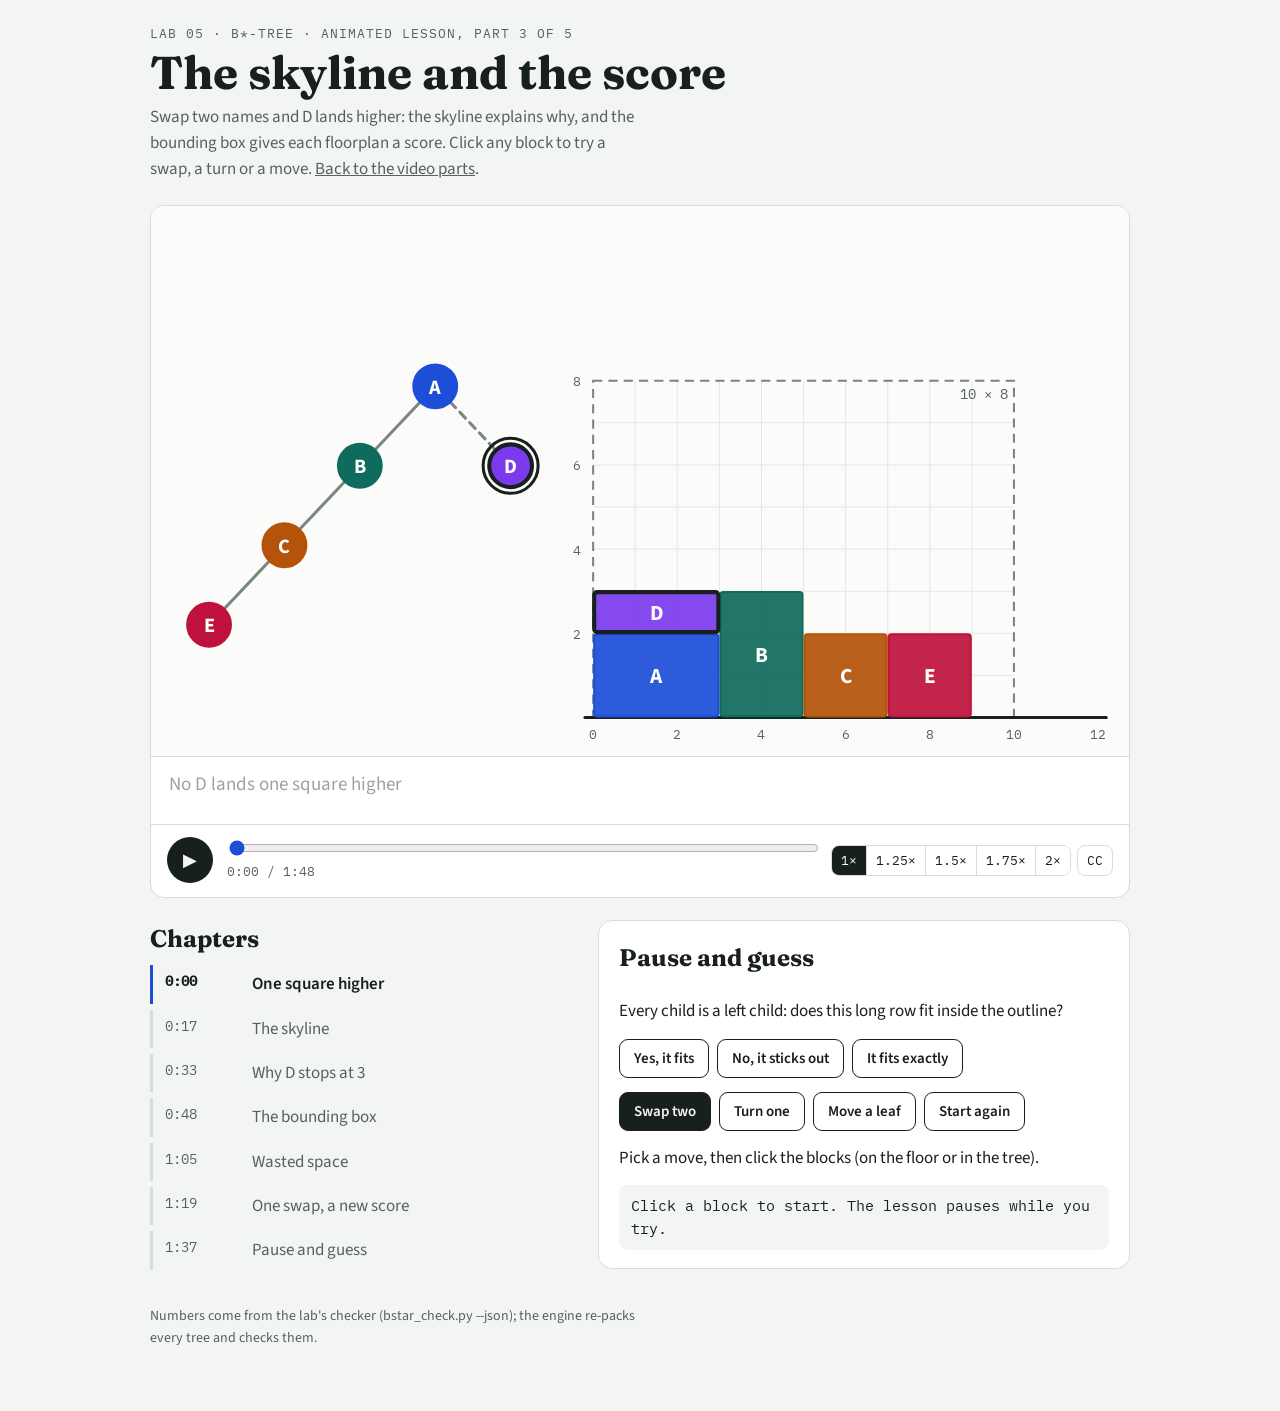
<file: docs/lessons/part-3/index.html>
<!doctype html>
<html lang="en">
<head>
<meta charset="utf-8">
<meta name="viewport" content="width=device-width, initial-scale=1, viewport-fit=cover">
<title>Lab 05 · Part 3: The skyline and the score</title>
<meta name="claude:viewport-fit-sides" content="cover">
<style>@font-face{font-family:'Fraunces';font-weight:500;font-style:normal;font-display:swap;src:url(fonts/fraunces-latin-500-normal.woff2) format('woff2')}@font-face{font-family:'Fraunces';font-weight:700;font-style:normal;font-display:swap;src:url(fonts/fraunces-latin-700-normal.woff2) format('woff2')}@font-face{font-family:'IBM Plex Mono';font-weight:400;font-style:normal;font-display:swap;src:url(fonts/ibm-plex-mono-latin-400-normal.woff2) format('woff2')}@font-face{font-family:'IBM Plex Mono';font-weight:500;font-style:normal;font-display:swap;src:url(fonts/ibm-plex-mono-latin-500-normal.woff2) format('woff2')}@font-face{font-family:'Source Sans 3';font-weight:400;font-style:normal;font-display:swap;src:url(fonts/source-sans-3-latin-400-normal.woff2) format('woff2')}@font-face{font-family:'Source Sans 3';font-weight:600;font-style:normal;font-display:swap;src:url(fonts/source-sans-3-latin-600-normal.woff2) format('woff2')}@font-face{font-family:'Source Sans 3';font-weight:700;font-style:normal;font-display:swap;src:url(fonts/source-sans-3-latin-700-normal.woff2) format('woff2')}</style>
<style>
/* lesson.css — styles for the animated lesson player (lesson-engine.js).
   Layout: one reading column. A 16:9 stage carries the lesson; captions and transport sit under it,
   then chapters and the "your turn" bench. Group colours follow the course labs: the group holding
   the first node name is blue, the next green, then amber and rose; cut edges are red. */
:root {
  --bg: #f3f5f2;
  --surface: #ffffff;
  --ink: #17201c;
  --muted: #56625c;
  --line: #d6ddd8;
  --stage: #fbfcfa;
  --edge: #7a8780;
  --g0: #1d4ed8;
  --g1: #0f6b5c;
  --g2: #b45309;
  --g3: #9f1239;
  --cut: #dc2626;
  --heavy: #b45309;
  --copper: #a8662a;
  --unplaced: #94a3b8;
  --tint0: rgba(29, 78, 216, 0.07);
  --tint1: rgba(15, 107, 92, 0.08);
  --said: #17201c;
  --unsaid: #9aa49f;
  --mark: #fde68a;
  --display: "Fraunces", Georgia, "Times New Roman", serif;
  --body: "Source Sans 3", "Segoe UI", system-ui, sans-serif;
  --mono: "IBM Plex Mono", ui-monospace, "SFMono-Regular", Menlo, monospace;
}
@media (prefers-color-scheme: dark) {
  :root:not([data-theme="light"]) {
    --bg: #0e1412; --surface: #151d1a; --ink: #e6ece9; --muted: #9ba7a1; --line: #2a3531;
    --stage: #111916; --edge: #85938c; --g0: #6f8fff; --g1: #36b39b; --g2: #f59e0b; --g3: #fb7185;
    --cut: #f87171; --heavy: #f59e0b; --copper: #d39a5c; --unplaced: #66758a;
    --tint0: rgba(111, 143, 255, 0.10); --tint1: rgba(54, 179, 155, 0.10);
    --said: #e6ece9; --unsaid: #5f6b66; --mark: #78350f;
    color-scheme: dark;
  }
}
:root[data-theme="dark"] {
  --bg: #0e1412; --surface: #151d1a; --ink: #e6ece9; --muted: #9ba7a1; --line: #2a3531;
  --stage: #111916; --edge: #85938c; --g0: #6f8fff; --g1: #36b39b; --g2: #f59e0b; --g3: #fb7185;
  --cut: #f87171; --heavy: #f59e0b; --copper: #d39a5c; --unplaced: #66758a;
  --tint0: rgba(111, 143, 255, 0.10); --tint1: rgba(54, 179, 155, 0.10);
  --said: #e6ece9; --unsaid: #5f6b66; --mark: #78350f;
  color-scheme: dark;
}
* { box-sizing: border-box; }
body {
  background: var(--bg); color: var(--ink); font-family: var(--body); font-size: 17px; line-height: 1.55;
  padding-left: max(16px, env(safe-area-inset-left, 0px));
  padding-right: max(16px, env(safe-area-inset-right, 0px));
  padding-block: 24px 48px; margin: 0;
}
.wrap { max-width: 980px; margin: 0 auto; display: grid; gap: 22px; }
header { display: grid; gap: 6px; }
.eyebrow { font-family: var(--mono); font-size: 12.5px; letter-spacing: 0.08em; text-transform: uppercase; color: var(--muted); }
h1 { font-family: var(--display); font-weight: 700; font-size: clamp(30px, 5vw, 46px); line-height: 1.05; margin: 0; text-wrap: balance; }
.lede { margin: 0; color: var(--muted); max-width: 62ch; }
.lede a, .note a { color: inherit; }

/* ---------- player ---------- */
.player { background: var(--surface); border: 1px solid var(--line); border-radius: 14px; overflow: hidden; }
.stage { position: relative; aspect-ratio: 16 / 9; max-width: 100%; background: var(--stage); container-type: inline-size; overflow: hidden; }
.stage svg.scene { position: absolute; inset: 0; width: 100%; height: 100%; display: block; }
.layer { position: absolute; inset: 0; pointer-events: none; }
.ov { position: absolute; opacity: 0; will-change: opacity, transform; }
.ov [data-a] { display: inline-block; opacity: 0; }

.hl { font-family: var(--display); font-weight: 700; font-size: 4.3cqw; line-height: 1.08; letter-spacing: -0.01em; max-width: 60cqw; }
.hl b, .tag b, .sub b, .qcard b { color: var(--g0); font-weight: 700; }
.red { color: var(--cut); }
.sub { font-family: var(--body); font-size: 2.1cqw; color: var(--muted); font-weight: 600; margin-top: .6cqw; }
.term { display: grid; gap: .4cqw; background: var(--surface); border: 1px solid var(--line); border-radius: 1.2cqw; padding: 1.4cqw 1.8cqw; box-shadow: 0 .6cqw 2cqw rgba(0,0,0,.06); }
.term .t { font-family: var(--display); font-size: 3.4cqw; font-weight: 700; }
.term .d { font-size: 1.9cqw; color: var(--muted); }
.chip { display: inline-block; font-family: var(--mono); font-size: 2.2cqw; font-weight: 500; padding: .5cqw 1.3cqw; border-radius: 99px; border: 2px solid var(--ink); background: var(--surface); }
.tag { font-family: var(--body); font-weight: 700; font-size: 2.2cqw; background: var(--surface); border: 1px solid var(--line); border-radius: .9cqw; padding: .6cqw 1.2cqw; }
.tags { display: grid; gap: 1cqw; justify-items: start; }
.tag .n, .num { font-family: var(--mono); color: var(--heavy); }
.label { font-family: var(--display); font-weight: 700; font-size: 2.8cqw; }
.label.c0 { color: var(--g0); } .label.c1 { color: var(--g1); } .label.c2 { color: var(--g2); } .label.c3 { color: var(--g3); }
.vocab { display: grid; gap: .8cqw; font-size: 2cqw; }
.vocab div { background: var(--surface); border: 1px solid var(--line); border-radius: .8cqw; padding: .5cqw 1.1cqw; }
.vocab b { font-family: var(--display); font-size: 2.3cqw; margin-right: .6cqw; }
.eq { font-family: var(--mono); font-size: 3.4cqw; font-weight: 500; background: var(--surface); border: 1px solid var(--line); border-radius: 1cqw; padding: 1cqw 1.6cqw; white-space: nowrap; }
.eq .red { font-weight: 700; }
.stamp { font-family: var(--display); font-weight: 700; font-size: 6cqw; color: var(--cut); border: .45cqw solid var(--cut); border-radius: 1cqw; padding: .2cqw 1.6cqw; rotate: -9deg; letter-spacing: .06em; text-transform: uppercase; background: color-mix(in srgb, var(--stage) 80%, transparent); }
.bigq { width: 100cqw; }
.bigq .q { font-family: var(--display); font-size: 16cqw; font-weight: 700; line-height: 1; color: var(--muted); text-align: center; }
.bigq .hl { max-width: none; text-align: center; font-size: 3.6cqw; }
.cmp { display: grid; gap: 1cqw; background: var(--surface); border: 1px solid var(--line); border-radius: 1.4cqw; padding: 2cqw 2.4cqw; width: 62cqw; box-shadow: 0 .8cqw 3cqw rgba(0,0,0,.08); }
.cmp .row { display: grid; grid-template-columns: 1.4fr .7fr 1.3fr; align-items: baseline; gap: 1.4cqw; font-size: 2.3cqw; }
.cmp .row .k { font-family: var(--mono); font-size: 3cqw; font-weight: 500; }
.cmp .bad .k { color: var(--cut); }
.cmp .good .k { color: var(--g1); }
.qcard { background: var(--surface); border: 2px solid var(--ink); border-radius: 1.4cqw; padding: 1.6cqw 2.2cqw; width: 44cqw; display: grid; gap: .6cqw; }
.qcard .e { font-family: var(--mono); font-size: 1.7cqw; letter-spacing: .1em; text-transform: uppercase; color: var(--heavy); }
.qcard .q { font-family: var(--display); font-size: 3.1cqw; font-weight: 700; line-height: 1.15; }
.qcard .h { font-size: 1.8cqw; color: var(--muted); }
.qbtns { display: none; gap: 1cqw; pointer-events: auto; flex-wrap: wrap; }
.stage.asking .qbtns { display: flex; }
.qbtns .btn { font-size: 1.8cqw; padding: .6cqw 1.3cqw; }
.qans { color: var(--ink); font-size: 1.9cqw; }
.qans:empty { display: none; }
.thumbs { display: flex; gap: 2cqw; }
.thumb { background: var(--surface); border: 1px solid var(--line); border-radius: 1.2cqw; padding: 1cqw; display: grid; gap: .4cqw; justify-items: center; width: 22cqw; position: relative; }
.thumb svg { width: 100%; height: auto; display: block; }
.thumb .c { font-family: var(--mono); font-size: 1.75cqw; font-weight: 500; white-space: nowrap; }
.thumb.best { border: 2px solid var(--g1); }
.thumb .ok { position: absolute; top: -1.6cqw; right: -1.2cqw; background: var(--g1); color: #fff; font-weight: 700; font-size: 1.7cqw; border-radius: 99px; padding: .3cqw 1cqw; }

.counter { display: grid; justify-items: start; background: var(--surface); border: 1px solid var(--line); border-radius: 1.2cqw; padding: .9cqw 1.6cqw; min-width: 15cqw; }
.counter .l, .balance .l { font-family: var(--mono); font-size: 1.6cqw; letter-spacing: .1em; text-transform: uppercase; color: var(--muted); }
.counter .v { font-family: var(--mono); font-size: 6.2cqw; font-weight: 500; line-height: 1; font-variant-numeric: tabular-nums; }
.counter.bad .v { color: var(--cut); }
.counter.good .v { color: var(--g1); }
.balance { display: grid; gap: .8cqw; background: var(--surface); border: 1px solid var(--line); border-radius: 1.2cqw; padding: 1.2cqw 1.6cqw; width: 19cqw; }
.bars { position: relative; display: grid; grid-auto-flow: column; grid-auto-columns: 1fr; gap: 1.6cqw; height: 15cqw; align-items: end; }
.bar { background: var(--g0); border-radius: .5cqw .5cqw 0 0; height: 0; display: flex; justify-content: center; align-items: flex-start; color: #fff; font-family: var(--mono); font-size: 2cqw; padding-top: .3cqw; }
.bar.c1 { background: var(--g1); } .bar.c2 { background: var(--g2); } .bar.c3 { background: var(--g3); }
.cap { position: absolute; left: -.6cqw; right: -.6cqw; height: 0; border-top: .3cqw dashed var(--cut); opacity: 0; }
.cap span { position: absolute; right: 0; top: -2.6cqw; font-family: var(--mono); font-size: 1.5cqw; color: var(--cut); }
.verdict { font-weight: 700; font-size: 1.9cqw; min-height: 1.2em; }
.verdict.no { color: var(--cut); }
.verdict.yes { color: var(--g1); }
.banner { position: absolute; left: 2cqw; top: 2cqw; display: none; gap: 1cqw; align-items: center; pointer-events: auto; font-size: 1.9cqw; }
.stage.free .banner { display: flex; }
.banner b { font-family: var(--display); font-size: 2.6cqw; }

/* svg pieces */
.node rect { transition: fill .45s, stroke .45s; }
.g0 rect { fill: var(--g0); stroke: var(--g0); }
.g1 rect { fill: var(--g1); stroke: var(--g1); }
.g2 rect { fill: var(--g2); stroke: var(--g2); }
.g3 rect { fill: var(--g3); stroke: var(--g3); }
.nu rect { fill: var(--unplaced); stroke: var(--unplaced); }
.ncell rect { fill: var(--surface); stroke: var(--copper); stroke-width: 3; }
.node text { fill: #fff; font-family: var(--body); font-weight: 700; font-size: 21px; text-anchor: middle; dominant-baseline: central; }
.ncell text { fill: var(--ink); }
.node { cursor: pointer; }
.node:focus-visible rect { stroke: var(--ink); stroke-width: 4; }
.main { stroke: var(--edge); stroke-linecap: round; transition: stroke .35s; }
.wire { stroke: var(--copper); stroke-width: 2.2; stroke-linecap: round; }
.edge.cut .main { stroke: var(--cut); stroke-dasharray: 10 7; }
.edge.heavy .main { stroke: var(--heavy); }
.edge.pulse .main { animation: lesson-pulse 1s ease-in-out 2; }
@keyframes lesson-pulse { 50% { stroke-width: 12; } }
.wl rect { fill: var(--stage); stroke: var(--line); transition: fill .3s, stroke .3s; }
.wl text { fill: var(--ink); font-family: var(--mono); font-size: 16px; font-weight: 500; text-anchor: middle; dominant-baseline: central; }
.edge.cut .wl rect { stroke: var(--cut); }
.edge.flash .wl rect { fill: var(--mark); stroke: var(--heavy); }
.chipbody { fill: none; stroke: var(--copper); stroke-width: 3; }
.pin { fill: var(--copper); }
.divider { stroke: var(--ink); stroke-width: 2.5; stroke-dasharray: 8 8; }
.tint0 { fill: var(--tint0); }
.tint1 { fill: var(--tint1); }

/* captions */
.captions { padding: 14px 18px; border-top: 1px solid var(--line); min-height: 3.6em; font-size: 19px; line-height: 1.45; }
.captions span { color: var(--unsaid); transition: color .15s; }
.captions span.said { color: var(--said); }
.player.nocc .captions { display: none; }

/* transport */
.transport { display: grid; grid-template-columns: auto 1fr auto; gap: 10px 14px; align-items: center; padding: 12px 16px 14px; border-top: 1px solid var(--line); }
.play { width: 46px; height: 46px; border-radius: 50%; border: 0; background: var(--ink); color: var(--bg); font-size: 18px; cursor: pointer; display: grid; place-items: center; }
.scrub { display: grid; gap: 4px; min-width: 0; }
.scrub input { width: 100%; accent-color: var(--g0); }
.time { font-family: var(--mono); font-size: 13px; color: var(--muted); font-variant-numeric: tabular-nums; }
.opts { display: flex; gap: 6px; flex-wrap: wrap; justify-content: flex-end; }
.seg { display: inline-flex; border: 1px solid var(--line); border-radius: 8px; overflow: hidden; }
.seg button, .tbtn { font-family: var(--mono); font-size: 13px; padding: 6px 9px; border: 0; background: var(--surface); color: var(--ink); cursor: pointer; }
.seg button + button { border-left: 1px solid var(--line); }
.seg button[aria-pressed="true"] { background: var(--ink); color: var(--bg); }
.tbtn { border: 1px solid var(--line); border-radius: 8px; }
.tbtn[aria-pressed="false"] { color: var(--muted); text-decoration: line-through; }
button:focus-visible, input:focus-visible { outline: 3px solid var(--g0); outline-offset: 2px; }
@media (max-width: 620px) {
  .transport { grid-template-columns: auto 1fr; }
  .opts { grid-column: 1 / -1; justify-content: flex-start; }
  .captions { font-size: 16px; }
}

/* chapters + bench */
.chapters { display: grid; gap: 6px; margin: 0; padding: 0; list-style: none; }
.chapters button { width: 100%; display: grid; grid-template-columns: 4.5em 1fr; gap: 10px; text-align: left; background: none; border: 0; border-left: 3px solid var(--line); padding: 6px 12px; font: inherit; color: var(--muted); cursor: pointer; }
.chapters button .ts { font-family: var(--mono); font-size: 14px; font-variant-numeric: tabular-nums; }
.chapters button[aria-current="true"] { border-left-color: var(--g0); color: var(--ink); font-weight: 600; }
.cols { display: grid; grid-template-columns: 1fr 1.25fr; gap: 22px; align-items: start; }
@media (max-width: 760px) { .cols { grid-template-columns: 1fr; } }
h2 { font-family: var(--display); font-size: 24px; margin: 0 0 8px; }
.bench { background: var(--surface); border: 1px solid var(--line); border-radius: 14px; padding: 18px 20px; display: grid; gap: 14px; min-width: 0; }
.bench.pulse { animation: lesson-benchin 1.2s ease 2; }
@keyframes lesson-benchin { 50% { box-shadow: 0 0 0 4px color-mix(in srgb, var(--g0) 35%, transparent); } }
.bench p { margin: 0; }
.row { display: flex; gap: 8px; flex-wrap: wrap; align-items: center; }
.btn { font: 600 15px var(--body); padding: 8px 14px; border-radius: 9px; border: 1px solid var(--ink); background: var(--surface); color: var(--ink); cursor: pointer; }
.btn.primary { background: var(--ink); color: var(--bg); }
.seedbox { width: 5.5em; font: 500 15px var(--mono); padding: 7px 9px; border-radius: 8px; border: 1px solid var(--line); background: var(--bg); color: var(--ink); }
.feedback { border-left: 3px solid var(--g1); padding: 4px 0 4px 12px; }
.feedback:empty { display: none; }
.readout { font-family: var(--mono); font-size: 14.5px; background: var(--bg); border-radius: 8px; padding: 10px 12px; font-variant-numeric: tabular-nums; }
.note { font-size: 14px; color: var(--muted); max-width: 70ch; }
.ok { color: var(--g1); font-weight: 700; } .no { color: var(--cut); font-weight: 700; }
.norec .node rect, .norec .main, .norec .wl rect { transition: none !important; }
@media (prefers-reduced-motion: reduce) {
  .node rect, .main, .wl rect, .captions span { transition: none !important; }
  .edge.pulse .main, .bench.pulse { animation: none; }
}

/* ---------- floorplan scene (B*-tree + floor of blocks) ----------
   Block colours come from the lab (one fixed colour per block id, the course's paper palette) and are set inline.
   Tree links: left child = solid ("next door"), right child = dashed ("upstairs"). The skyline is amber. */
:root { --sky: #d97706; --waste: rgba(220, 38, 38, 0.10); --over: rgba(220, 38, 38, 0.13); --gridline: #e3e8e4; }
@media (prefers-color-scheme: dark) { :root:not([data-theme="light"]) { --sky: #fbbf24; --waste: rgba(248, 113, 113, 0.14); --over: rgba(248, 113, 113, 0.16); --gridline: #1f2a26; } }
:root[data-theme="dark"] { --sky: #fbbf24; --waste: rgba(248, 113, 113, 0.14); --over: rgba(248, 113, 113, 0.16); --gridline: #1f2a26; }
.fp-gridlines line { stroke: var(--gridline); stroke-width: 1; }
.fp-outline { fill: none; stroke: var(--ink); stroke-width: 2; stroke-dasharray: 9 6; opacity: .55; }
.fp-outline-lab { font-family: var(--mono); font-size: 14px; fill: var(--muted); text-anchor: end; }
.fp-floorline { stroke: var(--ink); stroke-width: 3; stroke-linecap: round; }
.fp-axis text { font-family: var(--mono); font-size: 12.5px; fill: var(--muted); text-anchor: middle; dominant-baseline: central; }
.fp-axis .fp-axis-y { text-anchor: end; }
.fp-overzone { fill: url(#fp-over); stroke: none; transition: opacity .3s; }
.fp-over-line { stroke: var(--cut); stroke-width: 2.4; opacity: .55; }
.fp-hatch-bg { fill: var(--waste); }
.fp-hatch-line { stroke: var(--cut); stroke-width: 2; opacity: .35; }
.fp-waste { fill: url(#fp-hatch); }
.fpb rect { stroke-width: 2; fill-opacity: .92; }
.fpb .fp-bid { fill: #fff; font-family: var(--body); font-weight: 700; font-size: 21px; text-anchor: middle; dominant-baseline: central; pointer-events: none; }
.fpb .fp-dim { fill: #fff; font-family: var(--mono); font-size: 12.5px; text-anchor: middle; dominant-baseline: central; opacity: .9; pointer-events: none; }
.fpb.out rect { stroke: var(--cut); stroke-width: 4; stroke-dasharray: 7 4; }
.fpb.hl rect, .fpn.hl circle:not(.fp-ring) { stroke: var(--ink); stroke-width: 4; }
.fp-sky { fill: none; stroke: var(--sky); stroke-width: 5; stroke-linejoin: round; stroke-linecap: round; }
.fp-bbox { fill: none; stroke: var(--ink); stroke-width: 2.5; stroke-dasharray: 10 6; }
.fp-bboxlab rect { fill: var(--surface); stroke: var(--ink); stroke-width: 1.5; }
.fp-bboxlab text { font-family: var(--mono); font-size: 15px; font-weight: 500; fill: var(--ink); text-anchor: middle; dominant-baseline: central; }
.fp-coords circle { fill: var(--ink); }
.fp-coords text { font-family: var(--mono); font-size: 13px; font-weight: 500; fill: var(--ink); paint-order: stroke; stroke: var(--stage); stroke-width: 4px; }
.fp-edge { stroke: var(--edge); stroke-width: 3; stroke-linecap: round; }
.fp-edge.right { stroke-dasharray: 8 6; }
.fpn circle { stroke-width: 3; }
.fpn .fp-ring { fill: none; stroke: var(--ink); stroke-width: 3; opacity: 0; }
.fpn.hl .fp-ring { opacity: 1; }
.fpn text { font-family: var(--body); font-weight: 700; font-size: 20px; text-anchor: middle; dominant-baseline: central; pointer-events: none; }
.fpk { cursor: pointer; }
.fpk:focus-visible { outline: none; }
.fpk:focus-visible rect, .fpk:focus-visible circle:not(.fp-ring) { stroke: var(--ink); stroke-width: 4; }
.fp-badges circle { fill: var(--ink); }
.fp-badges text { fill: var(--bg); font-family: var(--mono); font-size: 12.5px; font-weight: 500; text-anchor: middle; dominant-baseline: central; }
.fp-link rect { fill: var(--surface); stroke: var(--line); }
.fp-link text { font-family: var(--body); font-size: 13px; font-weight: 600; fill: var(--muted); text-anchor: middle; dominant-baseline: central; }
.fp-legal { font-family: var(--body); font-weight: 700; font-size: 1.9cqw; background: var(--surface); border: 2px solid var(--line); border-radius: .9cqw; padding: .4cqw 1.1cqw; white-space: nowrap; }
.fp-legal.yes { color: var(--g1); border-color: var(--g1); }
.fp-legal.no { color: var(--cut); border-color: var(--cut); }
.fp-counter { min-width: 17cqw; }
.fp-thumb svg { max-height: 16cqw; }
.fp-ops .btn[aria-pressed="true"] { background: var(--ink); color: var(--bg); }
.norec .fp-overzone { transition: none !important; }

</style>
</head>
<body>
<div id="lesson-root"></div>
<audio id="lesson-audio" preload="auto" src="lesson-en.m4a"></audio>
<script>
/* lesson-engine.js (v4) — animated, narrated lesson player for eda-learning labs.
 *
 * LessonEngine.mount({ sb, timing, lang, audioId?, rootId?, ui?, storageKey? })
 *   sb      storyboard (see reference/storyboard.md). sb.scene picks what is drawn on the stage:
 *             "graph"     (default) nodes, weighted edges, splits, cut counter, balance bars   (partitioning labs)
 *             "floorplan" a B*-tree next to a floor of rectangles: blocks drop in walk order onto the skyline,
 *                         swap / turn / move, bounding box, wasted squares, fits-the-outline     (floorplanning labs)
 *   timing  { lang, duration, sentences: [{ slide, text, start, end, words: [{ w, t }] }] }
 *           made by scripts/voice_build.py (edge-tts word timings) or scripts/timing_from_vtt.py
 *   lang    "en" | "fr": picks the anchor word and the text of every overlay
 *
 * Everything on screen is a pure function of the audio time t, so seeking, speed changes and frame-by-frame
 * recording all show the same picture. A new key in a track starts from wherever the previous move had got to
 * (no jumps). window.__lesson exposes the internals the checker uses.
 *
 * Layout of this file: helpers · mount() = the core (timing, anchors, tracks, show windows, overlays, captions,
 * transport, question, diagnostics) · SCENES.graph · SCENES.floorplan. A scene gets a context object `cx` from the
 * core and returns hooks (see "scene contract" in mount).
 */
(function () {
  "use strict";

  const I18N = {
    en: {
      play: "Play", pause: "Pause", position: "Position in the lesson", speed: "Playback speed", captions: "CC",
      chapters: "Chapters", yourSplit: "Your split", back: "Back to the lesson",
      paused: "Paused. You are building your own split.", turn: "Pause and guess",
      deal: "Deal a random split with seed", dealBtn: "Deal",
      clickHint: "Or click the nodes on the stage to move them from one side to the other.",
      noSplit: "No split yet. Deal a seed or click a node.", noSplitNoDeal: "No split yet. Click a node to start.",
      backMsg: "Back in the lesson. Click a node to try again.",
      cut: "cut", sides: "sides", legal: "legal", notLegal: "not legal: at most {cap} per side",
      toPlace: "still to place: {list}", cutsize: "cutsize", perSide: "cells per side", max: "max {cap}",
      think: "Take a moment to think, then pick one.", seed: "Seed {s}: ", yours: "Your split: ",
      cell: "Cell {n}: click to move it to the other side", lesson: "Animated lesson", graph: "Graph",
      verdictYes: "legal", verdictNo: "not legal",
      // floorplan scene
      fpStage: "B*-tree and floorplan", yourTree: "Your tree", fpPaused: "Paused. You are changing the tree.",
      fpHint: "Pick a move, then click the blocks (on the floor or in the tree).",
      fpStart: "Click a block to start. The lesson pauses while you try.",
      fpBack: "Back in the lesson. Click a block to try again.",
      opSwap: "Swap two", opTurn: "Turn one", opMove: "Move a leaf", opReset: "Start again",
      pickSecond: "{a} picked. Click the block to swap it with.", swapped: "Swapped {a} and {b}. ",
      turned: "Turned {a}. ", pickLeaf: "{a} has children: pick a leaf (a block with no child).",
      pickTarget: "{a} picked. Click the block it should hang from.", moved: "Moved {a} under {b} ({side}). ",
      noSlot: "{b} has no free slot. Pick another block.", sameBlock: "That is the same block.",
      tree: "tree", box: "bounding box", wasted: "wasted", fits: "fits the {w} × {h} outline",
      sticks: "sticks out of the {w} × {h} outline", sideLeft: "next door", sideRight: "upstairs",
      nextDoor: "next door", upstairs: "upstairs", blockAria: "Block {n}: click to use it in your move",
      mArea: "bounding box", mWidth: "width", mHeight: "height", mWasted: "wasted squares", mX: "{n}.x", mY: "{n}.y",
    },
    fr: {
      play: "Lecture", pause: "Pause", position: "Position dans la leçon", speed: "Vitesse de lecture", captions: "ST",
      chapters: "Chapitres", yourSplit: "Votre partition", back: "Revenir à la leçon",
      paused: "En pause. Vous construisez votre propre partition.", turn: "Faites une pause et devinez",
      deal: "Distribuer une partition au hasard avec la graine", dealBtn: "Distribuer",
      clickHint: "Ou cliquez sur les nœuds de la scène pour les changer de côté.",
      noSplit: "Pas encore de partition. Distribuez une graine ou cliquez sur un nœud.",
      noSplitNoDeal: "Pas encore de partition. Cliquez sur un nœud pour commencer.",
      backMsg: "De retour dans la leçon. Cliquez sur un nœud pour réessayer.",
      cut: "coupe", sides: "côtés", legal: "valide", notLegal: "non valide : {cap} au plus par côté",
      toPlace: "reste à placer : {list}", cutsize: "taille de coupe", perSide: "cellules par côté", max: "max {cap}",
      think: "Prenez un moment pour réfléchir, puis choisissez.", seed: "Graine {s} : ", yours: "Votre partition : ",
      cell: "Cellule {n} : cliquez pour la changer de côté", lesson: "Leçon animée", graph: "Graphe",
      verdictYes: "valide", verdictNo: "non valide",
      fpStage: "Arbre B* et plan de masse", yourTree: "Votre arbre", fpPaused: "En pause. Vous modifiez l'arbre.",
      fpHint: "Choisissez un geste, puis cliquez sur les blocs (au sol ou dans l'arbre).",
      fpStart: "Cliquez sur un bloc pour commencer. La leçon se met en pause pendant l'essai.",
      fpBack: "De retour dans la leçon. Cliquez sur un bloc pour réessayer.",
      opSwap: "Échanger deux", opTurn: "Tourner un bloc", opMove: "Déplacer une feuille", opReset: "Recommencer",
      pickSecond: "{a} choisi. Cliquez sur le bloc à échanger avec lui.", swapped: "{a} et {b} échangés. ",
      turned: "{a} tourné. ", pickLeaf: "{a} a des enfants : choisissez une feuille (un bloc sans enfant).",
      pickTarget: "{a} choisi. Cliquez sur le bloc auquel l'accrocher.", moved: "{a} accroché sous {b} ({side}). ",
      noSlot: "{b} n'a plus de place libre. Choisissez un autre bloc.", sameBlock: "C'est le même bloc.",
      tree: "arbre", box: "boîte englobante", wasted: "perdu", fits: "tient dans le contour {w} × {h}",
      sticks: "dépasse du contour {w} × {h}", sideLeft: "à côté", sideRight: "à l'étage",
      nextDoor: "à côté", upstairs: "à l'étage", blockAria: "Bloc {n} : cliquez pour l'utiliser dans votre geste",
      mArea: "boîte englobante", mWidth: "largeur", mHeight: "hauteur", mWasted: "cases perdues", mX: "{n}.x", mY: "{n}.y",
    },
  };

  const clamp = (x, a = 0, b = 1) => Math.max(a, Math.min(b, x));
  const lerp = (a, b, p) => a + (b - a) * p;
  const ease = (p) => { p = clamp(p); return p < 0.5 ? 4 * p * p * p : 1 - Math.pow(-2 * p + 2, 3) / 2; };
  const fmt = (s) => `${Math.floor(s / 60)}:${String(Math.floor(s % 60)).padStart(2, "0")}`;
  const esc = (s) => String(s).replace(/[&<>"]/g, (c) => ({ "&": "&amp;", "<": "&lt;", ">": "&gt;", '"': "&quot;" }[c]));
  const norm = (w) => w.normalize("NFD").replace(/[̀-ͯ]/g, "").toLowerCase().replace(/[^a-z0-9]/g, "");
  /** Keys a spoken word can be matched by: the whole word, and the part after an apostrophe (l'arête → arete). */
  const wordKeys = (w) => { const k = [norm(w)]; const m = w.split(/['’]/); if (m.length > 1) k.push(norm(m[m.length - 1])); return k; };
  const fill = (s, o) => s.replace(/\{(\w+)\}/g, (m, k) => (o[k] !== undefined ? o[k] : m));

  const FULL = [0, 0, 960, 540];
  const DUR_CAM = 1.3, DUR_DIM = 0.6;
  const SCENES = {};

  function mount(cfg) {
    const sb = cfg.sb, TM = cfg.timing, lang = cfg.lang || "en";
    const T = Object.assign({}, I18N[lang] || I18N.en, cfg.ui || {});
    const L = (v) => (v == null ? "" : typeof v === "string" ? v : v[lang] != null ? v[lang] : v.en != null ? v.en : "");
    const errors = [];
    const err = (m) => { errors.push(m); console.error("[lesson] " + m); };
    const reduce = matchMedia("(prefers-reduced-motion: reduce)").matches;
    const D = reduce ? 0.001 : 1;
    const sceneName = sb.scene || "graph";

    /* ---------------- timing ---------------- */
    const SENT = TM.sentences.map((s) => {
      const words = s.words.map((w) => ({ w: w.w, t: w.t, keys: wordKeys(w.w) }));
      words.forEach((w, i) => { w.e = i + 1 < words.length ? words[i + 1].t : s.end; });
      return Object.assign({}, s, { words });
    });
    const DUR = TM.duration;
    const slideSents = (n) => SENT.filter((s) => s.slide === n);

    function findWords(obj, label) {
      const needle = obj[lang] != null ? obj[lang] : null;
      if (needle == null) { err(`anchor ${label}: no "${lang}" word given`); return null; }
      const [phrase, nthTxt] = String(needle).split("#");
      const nth = nthTxt != null ? parseInt(nthTxt, 10) : obj.nth || 0;
      const toks = phrase.split(/\s+/).map(norm).filter(Boolean);
      const pool = obj.slide != null ? slideSents(obj.slide) : SENT;
      if (!pool.length) { err(`anchor ${label}: slide ${obj.slide} has no narration in this part`); return null; }
      const ws = pool.flatMap((s) => s.words);
      let hit = 0;
      for (let i = 0; i + toks.length <= ws.length; i++) {
        if (toks.every((tk, j) => ws[i + j].keys.some((k) => k.startsWith(tk)))) {
          if (hit++ === nth) return { first: ws[i], last: ws[i + toks.length - 1] };
        }
      }
      err(`anchor ${label}: "${needle}" not found in slide ${obj.slide} (${lang}). Words: ${ws.map((w) => w.w).join(" ")}`);
      return null;
    }
    const anchorCache = new Map();
    function resolve(ref, label = "") {
      if (ref == null) return 0;
      if (typeof ref === "number") return ref;
      const key = typeof ref === "string" ? ref : JSON.stringify(ref);
      if (anchorCache.has(key)) return anchorCache.get(key);
      let t = 0;
      if (typeof ref === "string") {
        const m = ref.trim().match(/^(@[\w-]+|slide:\d+(?::end)?|end|start)\s*(?:([+-])\s*([\d.]+))?$/);
        if (!m) { err(`bad time reference "${ref}" ${label}`); return 0; }
        const shift = m[2] ? (m[2] === "-" ? -1 : 1) * parseFloat(m[3]) : 0;
        const base = m[1];
        if (base[0] === "@") {
          const a = sb.anchors && sb.anchors[base.slice(1)];
          if (!a) { err(`unknown anchor ${base} ${label}`); t = 0; } else t = resolveObj(a, base);
        } else if (base === "end") t = DUR;
        else if (base === "start") t = 0;
        else {
          const [, n, e] = base.split(":");
          const ss = slideSents(+n);
          if (!ss.length) err(`slide ${n} has no narration in this part ${label}`);
          else t = e ? ss[ss.length - 1].end : ss[0].start;
        }
        t += shift;
      } else t = resolveObj(ref, label);
      anchorCache.set(key, t);
      return t;
    }
    function resolveObj(o, label) {
      const hit = findWords(o, label);
      if (!hit) { const ss = o.slide != null ? slideSents(o.slide) : []; return (ss[0] ? ss[0].start : 0) + (o.shift || 0); }
      return (o.edge === "end" ? hit.last.e : hit.first.t) + (o.shift || 0);
    }

    /* ---------------- text markup: {piece@ref} appears at its own time, **x** accent, !!x!! red, ##x## number --- */
    function md(s) {
      let h = esc(s);
      h = h.replace(/\{([^{}@]+)@([^{}]+)\}/g, (m, piece, ref) => {
        ref = ref.trim();
        if (!/^(slide:|start|end|@)/.test(ref)) ref = "@" + ref; // {piece@name} means the anchor @name
        return `<span data-a="${resolve(ref, `(text "${piece}")`).toFixed(3)}">${piece}</span>`;
      });
      h = h.replace(/\*\*(.+?)\*\*/g, "<b>$1</b>").replace(/!!(.+?)!!/g, '<span class="red">$1</span>').replace(/##(.+?)##/g, '<span class="num">$1</span>');
      return h;
    }

    /* ---------------- scene contract ----------------
     * SCENES[name](cx) returns {
     *   tracks: { name: { init, conv(v)->value, dur, mix(a,b,p)|null (null = step track) } }   (in key order)
     *   claims: [{ claim, got, ok }]
     *   ready()                          after tracks and show windows exist (cx.track, cx.seg, cx.win are usable)
     *   svgLabel, bannerText, pausedText
     *   benchHtml()                      HTML of the "your turn" box below the question (must hold .readout)
     *   buildSvg()                       draw the scene's SVG under the overlays
     *   buildWidgets()                   counters etc. on top of the overlays (cx.widget)
     *   render(t, free)                  draw the scene at time t (free = the scene's own try-it state or null)
     *   bindBench()                      wire the bench buttons and stage clicks
     *   thumb(item)                      HTML for one "thumbs" overlay item
     *   boxes(stageRect, sx, sy, cam)    [{ kind: "node", label, x, y, w, h }] of what text must not cover
     *   freeCamera                       camera used while the learner tries (default FULL)
     *   leaveFree()                      called when the lesson resumes
     * } */
    const cx = { sb, lang, T, L, err, resolve, md, esc, fill, D, reduce, lerp, ease, clamp, FULL, FREE: null };
    if (!SCENES[sceneName]) { err(`unknown scene "${sceneName}"`); }
    const scene = (SCENES[sceneName] || SCENES.graph)(cx);
    const claims = scene.claims || [];

    /* ---------------- tracks ---------------- */
    const cam = (v) => {
      if (v == null || v === "full") return FULL;
      const c = sb.cameras && sb.cameras[v] != null ? sb.cameras[v] : v;
      if (!Array.isArray(c) || c.length !== 3) { err(`bad camera ${JSON.stringify(v)}`); return FULL; }
      const [cxx, cy, w0] = c, w = Math.min(w0, 960), h = (w * 9) / 16;
      return [clamp(cxx - w / 2, 0, 960 - w), clamp(cy - h / 2, 0, 540 - h), w, h]; // a shot never shows past the scene
    };
    const mixArr = (a, b, p) => a.map((v, i) => lerp(v, b[i], p));
    cx.mixArr = mixArr;
    const SPEC = Object.assign({}, scene.tracks);
    // camera and dim are common to every scene; keep the scene's order (it decides the checker's report order)
    if (!SPEC.camera) SPEC.camera = { init: "full", conv: cam, dur: DUR_CAM, mix: mixArr };
    if (!SPEC.dim) SPEC.dim = { init: 1, conv: (v) => +v, dur: DUR_DIM, mix: lerp };
    for (const k of Object.keys(SPEC)) if (SPEC[k].conv === "camera") SPEC[k].conv = cam;
    const init = {};
    for (const k of Object.keys(SPEC)) init[k] = SPEC[k].init;
    Object.assign(init, sb.initial || {});
    const tracks = {};
    for (const k of Object.keys(SPEC)) tracks[k] = [[0, SPEC[k].conv(init[k]), "initial"]];
    (sb.timeline || []).forEach((item, i) => {
      const t = resolve(item.at, `(timeline #${i})`);
      let used = false;
      for (const k of Object.keys(SPEC)) if (k in item) { tracks[k].push([t, SPEC[k].conv(item[k]), item.at]); used = true; }
      for (const k of Object.keys(item)) if (k !== "at" && !(k in SPEC)) err(`timeline #${i}: unknown key "${k}" for the ${sceneName} scene`);
      if (!used) err(`timeline #${i}: nothing to change`);
    });
    for (const k of Object.keys(tracks)) tracks[k].sort((a, b) => a[0] - b[0]);

    const memo = new Map();
    function sampler(name, dur, mix) {
      if (memo.has(name)) return memo.get(name);
      const list = tracks[name], startVal = [];
      const valAt = (t) => {
        let i = -1;
        for (let k = 0; k < list.length; k++) { if (list[k][0] <= t) i = k; else break; }
        if (i <= 0) return list[0][1];
        if (startVal[i] === undefined) startVal[i] = valAt(list[i][0] - 1e-6);
        return mix(startVal[i], list[i][1], ease((t - list[i][0]) / (dur * D)));
      };
      memo.set(name, valAt);
      return valAt;
    }
    /** A track's value at t (interpolated), or for step tracks the segment { cur, prev, t0, i }. */
    cx.track = (name) => sampler(name, SPEC[name].dur, SPEC[name].mix);
    cx.seg = (name, t) => {
      const list = tracks[name]; let i = 0;
      for (let k = 0; k < list.length; k++) if (list[k][0] <= t) i = k;
      return { cur: list[i][1], prev: i > 0 ? list[i - 1][1] : list[i][1], t0: list[i][0], i };
    };
    cx.keys = (name) => tracks[name];
    const camAt = cx.track("camera");

    /* ---------------- show windows ---------------- */
    const WIN = {};
    (sb.show || []).forEach((w, i) => {
      const a = resolve(w.from, `(show ${w.show} #${i})`), b = w.to == null ? 1e9 : resolve(w.to, `(show ${w.show} #${i})`);
      if (b <= a) err(`show ${w.show} #${i}: ends (${b.toFixed(2)}s) before it starts (${a.toFixed(2)}s)`);
      (WIN[w.show] = WIN[w.show] || []).push(Object.assign({}, w, { a, b, edges: (w.edges || []).map((e) => e.replace(/\s/g, "")), stagger: w.stagger || 0 }));
    });
    cx.WIN = WIN;
    cx.win = (name, t) => (WIN[name] || []).find((w) => t >= w.a && t < w.b);
    cx.wins = (name, t) => (WIN[name] || []).filter((w) => t >= w.a && t < w.b);
    if (scene.ready) scene.ready();

    /* ---------------- DOM ---------------- */
    const root = document.getElementById(cfg.rootId || "lesson-root");
    const qa = sb.question;
    root.innerHTML = `
<div class="wrap">
  <header>
    <div class="eyebrow">${esc(L(sb.eyebrow))}</div>
    <h1>${esc(L(sb.title))}</h1>
    ${sb.lede ? `<p class="lede">${L(sb.lede)}</p>` : ""}
  </header>
  <section class="player" aria-label="${esc(T.lesson)}">
    <div class="stage scene-${esc(sceneName)}">
      <svg class="scene" viewBox="0 0 960 540" role="img" aria-label="${esc(scene.svgLabel || T.graph)}"></svg>
      <div class="layer"></div>
      <div class="banner"><b>${esc(scene.bannerText || T.yourSplit)}</b><button class="btn" type="button" data-act="back">${esc(T.back)}</button></div>
    </div>
    <div class="captions" aria-live="off"></div>
    <div class="transport">
      <button class="play" type="button" aria-label="${esc(T.play)}">▶</button>
      <div class="scrub"><input type="range" min="0" max="${DUR}" step="0.01" value="0" aria-label="${esc(T.position)}"><div class="time">0:00 / ${fmt(DUR)}</div></div>
      <div class="opts"><div class="seg" role="group" aria-label="${esc(T.speed)}"></div><button class="tbtn" type="button" aria-pressed="true">${esc(T.captions)}</button></div>
    </div>
  </section>
  <div class="cols">
    <section aria-label="${esc(T.chapters)}"><h2>${esc(T.chapters)}</h2><ul class="chapters"></ul></section>
    <section class="bench" aria-label="${esc(T.turn)}">
      <h2>${esc(T.turn)}</h2>
      ${qa ? `<p>${md(L(qa.text))}</p><div class="row bench-opts"></div><p class="feedback"></p>` : ""}
      ${scene.benchHtml()}
    </section>
  </div>
  ${sb.note ? `<p class="note">${L(sb.note)}</p>` : ""}
</div>`;
    const $ = (sel) => root.querySelector(sel);
    const stage = $(".stage"), svg = $("svg.scene"), layer = $(".layer");
    const NS = "http://www.w3.org/2000/svg";
    const mk = (tag, attrs = {}, parent = svg) => { const e = document.createElementNS(NS, tag); for (const k in attrs) e.setAttribute(k, attrs[k]); parent.appendChild(e); return e; };
    Object.assign(cx, { root, $, stage, svg, layer, mk, NS });
    scene.buildSvg();

    const BUILD = {
      headline: (o) => `<div class="hl"${o.size ? ` style="font-size:${+o.size}cqw"` : ""}>${md(L(o.text))}</div>${o.sub ? `<div class="sub">${md(L(o.sub))}</div>` : ""}`,
      term: (o) => `<div class="term"><span class="t">${md(L(o.text))}</span><span class="d">${md(L(o.sub))}</span></div>`,
      chip: (o) => `<span class="chip">${md(L(o.text))}</span>`,
      tag: (o) => `<div class="tag">${md(L(o.text))}</div>`,
      tags: (o) => `<div class="tags">${o.items.map((it) => `<div class="tag"${it.at ? ` data-a="${resolve(it.at, "(tags)").toFixed(3)}"` : ""}>${md(L(it.text))}</div>`).join("")}</div>`,
      label: (o) => `<span class="label c${o.color || 0}">${md(L(o.text))}</span>`,
      vocab: (o) => `<div class="vocab">${o.items.map((it) => `<div${it.at ? ` data-a="${resolve(it.at, "(vocab)").toFixed(3)}"` : ""}><b>${esc(L(it.k))}</b>${md(L(it.text))}</div>`).join("")}</div>`,
      eq: (o) => `<div class="eq">${md(L(o.text))}</div>`,
      stamp: (o) => `<div class="stamp">${md(L(o.text))}</div>`,
      bigq: (o) => `<div class="bigq"><div class="q">?</div><div class="hl">${md(L(o.text))}</div></div>`,
      compare: (o) => `<div class="cmp">${o.rows.map((r) => `<div class="row ${r.tone || ""}"><span>${md(L(r.label))}</span><span class="k">${md(L(r.value))}</span><span>${md(L(r.note))}</span></div>`).join("")}</div>`,
      thumbs: (o) => `<div class="thumbs">${o.items.map((it) => scene.thumb(it)).join("")}</div>`,
      question: () => `<div class="qcard"><span class="e">${esc(T.turn)}</span><span class="q">${md(L(qa && qa.text))}</span><span class="h qh">${esc(L(qa && qa.hint) || T.think)}</span><span class="qbtns">${(qa ? qa.options : []).map((op, i) => `<button class="btn" type="button" data-q="${i}">${esc(L(op.label))}</button>`).join("")}</span><span class="h qans"></span></div>`,
      html: (o) => L(o.html),
    };
    const OV = (sb.overlays || []).map((o, i) => {
      const lab = `(overlay #${i} ${o.type})`;
      const a = resolve(o.from, lab), b = o.to == null ? 1e9 : resolve(o.to, lab);
      if (b <= a) err(`overlay #${i} (${o.type}) ends (${b.toFixed(2)}s) before it starts (${a.toFixed(2)}s)`);
      const d = document.createElement("div");
      d.className = "ov ov-" + o.type; d.style.left = (o.x || 0) + "%"; d.style.top = (o.y || 0) + "%";
      if (o.width) d.style.width = o.width + "cqw";
      if (!BUILD[o.type]) err(`overlay #${i}: unknown type ${o.type}`);
      d.innerHTML = BUILD[o.type] ? BUILD[o.type](o) : "";
      layer.appendChild(d);
      const label = (d.textContent || "").trim().replace(/\s+/g, " ").slice(0, 48);
      return { a, b, d, label, type: o.type, parts: [...d.querySelectorAll("[data-a]")].map((e) => ({ e, t: +e.dataset.a })) };
    });
    cx.widget = (cls, pos, html) => {
      const d = document.createElement("div"); d.className = "ov " + cls; d.style.left = pos.x + "%"; d.style.top = pos.y + "%";
      d.innerHTML = html; layer.appendChild(d); return d;
    };
    const widgetEls = scene.buildWidgets() || [];

    /* ---------------- render ---------------- */
    let lastCam = FULL;
    const setOp = (el, v) => { el.style.opacity = v; };
    const fadeIn = reduce ? 0.01 : 0.35, fadeOut = reduce ? 0.01 : 0.25;
    function ovStyle(el, t, a, b) {
      const on = t >= a && t < b, o = on ? Math.min(clamp((t - a) / fadeIn), clamp((b - t) / fadeOut)) : 0;
      el.style.opacity = o;
      el.style.transform = on && !reduce ? `translateY(${((1 - ease((t - a) / 0.5)) * 0.8).toFixed(3)}cqw)` : "none";
      return on;
    }
    Object.assign(cx, { setOp, ovStyle });
    function render(t) {
      const F = cx.FREE;
      const C = F ? (scene.freeCamera || FULL) : camAt(t);
      lastCam = C;
      svg.setAttribute("viewBox", C.map((v) => v.toFixed(1)).join(" "));
      scene.render(t, F, "scene");
      for (const o of OV) {
        const on = !F && ovStyle(o.d, t, o.a, o.b);
        if (F) { o.d.style.opacity = 0; }
        for (const p of o.parts) {
          const po = on && t >= p.t ? clamp((t - p.t) / (reduce ? 0.01 : 0.3)) : 0;
          p.e.style.opacity = po;
          p.e.style.transform = po > 0 && po < 1 && !reduce ? `translateY(${((1 - po) * 0.6).toFixed(3)}cqw)` : "none";
        }
      }
      scene.render(t, F, "widgets");
      renderCaptions(t);
      renderTransport(t);
    }
    cx.render = (t) => render(t == null ? au.currentTime : t);

    /* ---------------- captions ---------------- */
    const capEl = $(".captions");
    let capIdx = -2;
    function renderCaptions(t) {
      if (cx.FREE) { if (capIdx !== -3) { capEl.textContent = scene.pausedText || T.paused; capIdx = -3; } return; }
      let i = -1;
      for (let k = 0; k < SENT.length; k++) if (SENT[k].start <= t) i = k;
      if (i < 0) i = 0;
      if (i !== capIdx) {
        capEl.innerHTML = "";
        SENT[i].words.forEach((w) => { const s = document.createElement("span"); s.textContent = w.w + " "; capEl.appendChild(s); });
        capIdx = i;
      }
      [...capEl.children].forEach((s, k) => s.classList.toggle("said", t >= SENT[i].words[k].t));
    }

    /* ---------------- transport ---------------- */
    const au = document.getElementById(cfg.audioId || "lesson-audio");
    cx.au = au;
    const playBtn = $(".play"), scrub = $(".scrub input"), timeEl = $(".time");
    const CHAP = (sb.chapters || []).map((c, i) => ({ t0: resolve(c.at, `(chapter #${i})`), title: L(c.title) }));
    const chapBtns = CHAP.map((c) => {
      const li = document.createElement("li"), b = document.createElement("button");
      b.type = "button"; b.innerHTML = `<span class="ts">${fmt(c.t0)}</span><span>${esc(c.title)}</span>`;
      b.addEventListener("click", () => { seek(c.t0 + 0.01); play(); });
      li.appendChild(b); $(".chapters").appendChild(li); return { t0: c.t0, b };
    });
    function renderTransport(t) {
      if (document.activeElement !== scrub) scrub.value = t;
      timeEl.textContent = `${fmt(t)} / ${fmt(DUR)}`;
      let cur = 0; chapBtns.forEach((c, i) => { if (t >= c.t0) cur = i; });
      chapBtns.forEach((c, i) => c.b.setAttribute("aria-current", String(i === cur && !cx.FREE)));
    }
    const QT = qa ? resolve(qa.at || "end", "(question)") : null;
    let asked = false, raf = 0;
    function loop() {
      if (QT != null && !asked && !au.paused && au.currentTime >= QT) { asked = true; au.pause(); au.currentTime = QT; stage.classList.add("asking"); }
      render(au.currentTime);
      if (!au.paused) raf = requestAnimationFrame(loop);
    }
    function resetAsk(t) { if (QT != null && t < QT - 0.05) { asked = false; stage.classList.remove("asking"); const a = layer.querySelector(".qans"); if (a) a.textContent = ""; } }
    function play() {
      if (cx.FREE) cx.leaveFree();
      if (au.ended || au.currentTime >= DUR - 0.05) { au.currentTime = 0; resetAsk(0); }
      const p = au.play(); if (p && p.catch) p.catch(() => {});
    }
    function seek(t) { if (cx.FREE) cx.leaveFree(); au.currentTime = clamp(t, 0, DUR); resetAsk(au.currentTime); render(au.currentTime); }
    playBtn.addEventListener("click", () => (au.paused ? play() : au.pause()));
    au.addEventListener("play", () => { playBtn.textContent = "❚❚"; playBtn.setAttribute("aria-label", T.pause); cancelAnimationFrame(raf); loop(); });
    au.addEventListener("pause", () => { playBtn.textContent = "▶"; playBtn.setAttribute("aria-label", T.play); render(au.currentTime); });
    au.addEventListener("seeked", () => render(au.currentTime));
    au.addEventListener("ended", () => { const b = $(".bench"); b.classList.remove("pulse"); void b.offsetWidth; b.classList.add("pulse"); });
    scrub.addEventListener("input", () => { if (cx.FREE) cx.leaveFree(); au.currentTime = +scrub.value; resetAsk(+scrub.value); render(+scrub.value); });
    document.addEventListener("keydown", (e) => {
      const a = document.activeElement;
      if (e.code === "Space" && !/INPUT|BUTTON|TEXTAREA|SELECT/.test(a.tagName) && !(a.closest && a.closest(".node, .fpk"))) { e.preventDefault(); au.paused ? play() : au.pause(); }
    });
    const SPEEDS = [1, 1.25, 1.5, 1.75, 2], KEY = cfg.storageKey || "lesson-speed";
    let rate = 1;
    try { const r = parseFloat(localStorage.getItem(KEY)); if (SPEEDS.includes(r)) rate = r; } catch (e) { /* storage blocked */ }
    const speedBtns = SPEEDS.map((r) => {
      const b = document.createElement("button"); b.type = "button"; b.textContent = r + "×";
      b.addEventListener("click", () => setRate(r)); $(".seg").appendChild(b); return { r, b };
    });
    function setRate(r) {
      rate = r; au.playbackRate = r; au.preservesPitch = true;
      speedBtns.forEach((x) => x.b.setAttribute("aria-pressed", String(x.r === r)));
      try { localStorage.setItem(KEY, String(r)); } catch (e) { /* storage blocked */ }
    }
    setRate(rate);
    au.addEventListener("loadedmetadata", () => setRate(rate));
    const ccBtn = $(".tbtn"), playerEl = $(".player");
    ccBtn.addEventListener("click", () => { const on = ccBtn.getAttribute("aria-pressed") !== "true"; ccBtn.setAttribute("aria-pressed", String(on)); playerEl.classList.toggle("nocc", !on); });

    /* ---------------- your turn ---------------- */
    cx.readout = $(".readout");
    cx.enterFree = (state) => { au.pause(); cx.FREE = state; stage.classList.add("free"); render(au.currentTime); };
    cx.leaveFree = () => { cx.FREE = null; stage.classList.remove("free"); if (scene.leaveFree) scene.leaveFree(); render(au.currentTime); };
    root.querySelector('[data-act="back"]').addEventListener("click", () => cx.leaveFree());
    scene.bindBench();
    if (qa) {
      const fb = $(".feedback"), opts = $(".bench-opts");
      qa.options.forEach((op) => {
        const b = document.createElement("button"); b.type = "button"; b.className = "btn"; b.textContent = L(op.label);
        b.addEventListener("click", () => { fb.innerHTML = md(L(op.reply)); }); opts.appendChild(b);
      });
      layer.querySelectorAll(".qbtns button").forEach((b) => b.addEventListener("click", () => {
        const op = qa.options[+b.dataset.q];
        layer.querySelector(".qans").innerHTML = md(L(op.reply));
        stage.classList.remove("asking");
        const p = au.play(); if (p && p.catch) p.catch(() => {});
      }));
    }

    /* ---------------- diagnostics for scripts/check_lesson.py ---------------- */
    function stageRect(el) {
      const s = stage.getBoundingClientRect(), r = el.getBoundingClientRect();
      return { x: r.left - s.left, y: r.top - s.top, w: r.width, h: r.height };
    }
    window.__lesson = {
      render, duration: DUR, errors, claims, lang, scene: sceneName,
      tracks: Object.fromEntries(Object.entries(tracks).map(([k, v]) => [k, v.map((x) => [x[0], typeof x[2] === "string" ? x[2] : JSON.stringify(x[2])])])),
      moveSeconds: Object.fromEntries(Object.keys(SPEC).map((k) => [k, SPEC[k].checkDur != null ? SPEC[k].checkDur : SPEC[k].dur])),
      overlays: OV.map((o) => ({ a: o.a, b: o.b, label: o.label, type: o.type })),
      sentences: SENT.map((s) => ({ slide: s.slide, start: s.start, end: s.end, text: s.text })),
      question: QT,
      boxes() {
        const s = stage.getBoundingClientRect(), out = [];
        const sx = s.width / lastCam[2], sy = s.height / lastCam[3];
        for (const b of scene.boxes(s, sx, sy, lastCam)) {
          if (b.x + b.w < 0 || b.y + b.h < 0 || b.x > s.width || b.y > s.height) continue;
          out.push(b);
        }
        [...OV.map((o) => ({ d: o.d, label: o.label })), ...widgetEls].forEach((o) => {
          // fully shown text only, not mid-fade
          if (+o.d.style.opacity > 0.9) { const r = stageRect(o.d.firstElementChild || o.d); out.push({ kind: "overlay", label: o.label, x: r.x, y: r.y, w: r.w, h: r.h }); }
        });
        return { stage: { w: s.width, h: s.height }, boxes: out };
      },
      setRecording(on) { root.classList.toggle("norec", !!on); },
    };
    if (scene.expose) Object.assign(window.__lesson, scene.expose());
    if (errors.length) console.error(`[lesson] ${errors.length} problem(s); see window.__lesson.errors`);
    render(0);
  }

  /* =====================================================================================================
   * Scene "graph": weighted graph, splits, cut counter, balance bars (partitioning labs). Unchanged from v3.
   * ===================================================================================================== */
  SCENES.graph = function (cx) {
    const { sb, T, L, err, resolve, esc, fill, D, lerp, ease, clamp, FULL } = cx;
    const DUR_POSE = 1.1, DUR_SHAPE = 0.9, DUR_WIRES = 1.0, DUR_COUNT = 1.2;
    if (!sb.graph) { err('the graph scene needs "graph" in the storyboard'); sb.graph = { nodes: [], edges: [] }; }
    if (!sb.poses) { err('the graph scene needs "poses" in the storyboard'); sb.poses = { base: {} }; }
    const NODES = sb.graph.nodes.slice();
    const EDGES = sb.graph.edges.map((e) => (Array.isArray(e) ? e : [e.u, e.v, e.w]));
    const K = sb.graph.groups || 2;
    const CAP = sb.graph.cap != null ? sb.graph.cap : Math.ceil(NODES.length / K);
    const names = (g) => (g.includes(",") ? g.split(",").map((x) => x.trim()) : g.trim().split(""));
    function parseSplit(v) {
      if (v == null || v === "none" || v === "") return null;
      const s = sb.splits && sb.splits[v] != null ? sb.splits[v] : v;
      const asn = Object.fromEntries(NODES.map((n) => [n, null]));
      s.split("|").forEach((g, gi) => names(g).filter(Boolean).forEach((n) => {
        if (!(n in asn)) err(`split "${s}": unknown node ${n}`); else asn[n] = gi;
      }));
      return asn;
    }
    /** Colour rank of each group: the group holding the first node name is 0 (blue), and so on. */
    function colourOf(asn) {
      const firsts = new Map();
      for (const n of [...NODES].sort()) if (asn[n] != null && !firsts.has(asn[n])) firsts.set(asn[n], firsts.size);
      return firsts;
    }
    function cutOf(asn) {
      if (!asn) return null;
      let c = 0;
      for (const [u, v, w] of EDGES) if (asn[u] != null && asn[v] != null && asn[u] !== asn[v]) c += w;
      return c;
    }
    function sizes(asn) {
      const out = Array(K).fill(0); if (!asn) return out;
      const col = colourOf(asn);
      for (const n of NODES) if (asn[n] != null) { const c = col.get(asn[n]); if (c < K) out[c]++; }
      return out;
    }
    function legal(asn) {
      if (!asn || NODES.some((n) => asn[n] == null)) return false;
      const s = sizes(asn);
      return s.every((x) => x > 0 && x <= CAP);
    }
    function partsStr(asn) {
      const col = colourOf(asn), groups = [];
      for (const n of [...NODES].sort()) if (asn[n] != null) { const c = col.get(asn[n]); (groups[c] = groups[c] || []).push(n); }
      return groups.map((g) => g.join("")).join(" | ");
    }
    /* The course's random dealer (Lab 03): mulberry32, two warm-up draws, Fisher–Yates over sorted names. */
    function mulberry32(seed) {
      let t = seed >>> 0;
      return function next() {
        t += 0x6d2b79f5;
        let r = Math.imul(t ^ (t >>> 15), 1 | t);
        r ^= r + Math.imul(r ^ (r >>> 7), 61 | r);
        return ((r ^ (r >>> 14)) >>> 0) / 4294967296;
      };
    }
    function randomSplit(seed) {
      const order = [...NODES].sort();
      const rng = mulberry32(seed); rng(); rng();
      for (let i = order.length - 1; i > 0; i--) { const j = Math.floor(rng() * (i + 1)); [order[i], order[j]] = [order[j], order[i]]; }
      const left = new Set(order.slice(0, Math.floor(order.length / 2)));
      return Object.fromEntries(NODES.map((n) => [n, left.has(n) ? 0 : 1]));
    }

    /* claims: every number the narration or the text states, checked against the rules above */
    const claims = [];
    for (const c of sb.claims || []) {
      const asn = c.deal != null ? randomSplit(c.deal) : parseSplit(c.split);
      const got = { split: asn ? partsStr(asn) : null, cut: cutOf(asn), legal: legal(asn) };
      const want = parseSplit(c.split);
      const okSplit = c.split == null || (c.deal == null) || (want && partsStr(want) === got.split);
      const okCut = c.cut == null || c.cut === got.cut;
      const okLegal = c.legal == null || c.legal === got.legal;
      const ok = okSplit && okCut && okLegal;
      claims.push({ claim: c, got, ok });
      if (!ok) err(`claim failed: ${JSON.stringify(c)} -> ${JSON.stringify(got)}`);
    }

    const POSES = sb.poses;
    for (const [pn, p] of Object.entries(POSES)) for (const n of NODES) if (!p[n]) err(`pose ${pn} has no position for ${n}`);
    const firstPose = Object.keys(POSES)[0];
    const mixPose = (a, b, p) => { const o = {}; for (const n of NODES) o[n] = cx.mixArr(a[n], b[n], p); return o; };
    const tracks = {
      pose: { init: firstPose, conv: (v) => { if (!POSES[v]) { err(`unknown pose ${v}`); return POSES[firstPose]; } return POSES[v]; }, dur: DUR_POSE, mix: mixPose },
      split: { init: null, conv: (v) => v, dur: DUR_COUNT, mix: null },
      camera: { init: "full", conv: "camera", dur: 1.3, mix: (a, b, p) => cx.mixArr(a, b, p) },
      shape: { init: "node", conv: (v) => (v === "cell" ? 0 : 1), dur: DUR_SHAPE, mix: lerp },
      wires: { init: false, conv: (v) => (v ? 1 : 0), dur: DUR_WIRES, mix: lerp },
      dim: { init: 1, conv: (v) => +v, dur: 0.6, mix: lerp },
    };
    let posAt, shapeAt, wiresAt, dimAt;
    const win = (name, t) => cx.win(name, t);
    const edgeIn = (w, u, v) => w && (w.edges.length === 0 || w.edges.includes(`${u}-${v}`) || w.edges.includes(`${v}-${u}`));
    /** Edge styles (heavy, pulse, flash): several windows can be open at once, each for its own edges. */
    const edgeOn = (name, t, u, v) => (cx.WIN[name] || []).some((w) => t >= w.a && t < w.b && edgeIn(w, u, v));
    function splitSeg(t) { return cx.seg("split", t); }
    function shownCut(t) {
      const s = splitSeg(t), c1 = cutOf(parseSplit(s.cur)), c0 = cutOf(parseSplit(s.prev));
      if (c1 == null) return null;
      if (c0 == null) return c1;
      return Math.round(lerp(c0, c1, ease((t - s.t0) / (DUR_COUNT * D))));
    }

    let halves, divider, chip, graph, edgeEls, nodeEls, counter, cv, cbox, balance, bars, capLine, verdict, lastP = null;
    const S = {
      tracks, claims,
      svgLabel: T.graph, bannerText: T.yourSplit, pausedText: T.paused,
      ready() { posAt = cx.track("pose"); shapeAt = cx.track("shape"); wiresAt = cx.track("wires"); dimAt = cx.track("dim"); },
      benchHtml() {
        return `${sb.bench && sb.bench.deal ? `<div class="row"><label for="lesson-seed">${esc(T.deal)}</label><input class="seedbox" id="lesson-seed" type="number" min="0" max="999" value="${sb.bench.seed != null ? sb.bench.seed : 3}"><button class="btn primary" type="button" data-act="deal">${esc(T.dealBtn)}</button></div>` : ""}
      <p>${esc(T.clickHint)}</p>
      <div class="readout">${esc(sb.bench && sb.bench.deal ? T.noSplit : T.noSplitNoDeal)}</div>`;
      },
      buildSvg() {
        const { mk } = cx;
        const divX = (sb.divider && sb.divider.x) || 570;
        halves = mk("g");
        mk("rect", { class: "tint0", x: 0, y: 0, width: divX, height: 540 }, halves);
        mk("rect", { class: "tint1", x: divX, y: 0, width: 960 - divX, height: 540 }, halves);
        divider = mk("line", { class: "divider", x1: divX, y1: 110, x2: divX, y2: 525 });
        const chipBox = sb.chip || { x: 175, y: 120, w: 610, h: 395 };
        chip = mk("g");
        mk("rect", { class: "chipbody", x: chipBox.x, y: chipBox.y, width: chipBox.w, height: chipBox.h, rx: 18 }, chip);
        const pins = Math.max(4, Math.floor((chipBox.w - 40) / 48));
        for (let i = 0; i < pins; i++) {
          mk("rect", { class: "pin", x: chipBox.x + 30 + i * 48, y: chipBox.y - 14, width: 14, height: 14, rx: 2 }, chip);
          mk("rect", { class: "pin", x: chipBox.x + 30 + i * 48, y: chipBox.y + chipBox.h, width: 14, height: 14, rx: 2 }, chip);
        }
        graph = mk("g");
        edgeEls = EDGES.map(([u, v, w]) => {
          const g = mk("g", { class: "edge" }, graph);
          const wires = Array.from({ length: Math.min(w, 9) }, () => mk("line", { class: "wire" }, g));
          const main = mk("line", { class: "main" }, g);
          const wl = mk("g", { class: "wl" }, g);
          mk("rect", { x: -14, y: -12, width: 28, height: 24, rx: 6 }, wl);
          mk("text", { x: 0, y: 1 }, wl).textContent = String(w);
          return { u, v, w, g, wires, main, wl };
        });
        nodeEls = NODES.map((n) => {
          const g = mk("g", { class: "node nu", tabindex: 0, role: "button", "aria-label": fill(T.cell, { n }) }, graph);
          const r = mk("rect", {}, g);
          const t = mk("text", { x: 0, y: 1 }, g); t.textContent = n;
          g.addEventListener("click", () => clickNode(n));
          g.addEventListener("keydown", (ev) => { if (ev.key === "Enter" || ev.key === " ") { ev.preventDefault(); clickNode(n); } });
          return { n, g, r, t };
        });
      },
      buildWidgets() {
        const W = sb.widgets || {};
        counter = cx.widget("ov-counter", W.counter || { x: 81, y: 68 }, `<div class="counter"><span class="l">${esc(T.cutsize)}</span><span class="v">0</span></div>`);
        cv = counter.querySelector(".v"); cbox = counter.querySelector(".counter");
        balance = cx.widget("ov-balance", W.balance || { x: 77, y: 26 }, `<div class="balance"><span class="l">${esc(T.perSide)}</span><div class="bars">${Array.from({ length: K }, (_, i) => `<div class="bar c${i}"></div>`).join("")}<div class="cap"><span>${esc(fill(T.max, { cap: CAP }))}</span></div></div><span class="verdict"></span></div>`);
        bars = balance.querySelectorAll(".bar"); capLine = balance.querySelector(".cap"); verdict = balance.querySelector(".verdict");
        capLine.style.bottom = (CAP / NODES.length) * 100 + "%";
        return [{ d: counter, label: "counter" }, { d: balance, label: "balance" }];
      },
      render(t, F, layer) {
        const setOp = cx.setOp;
        const asn = F ? F.asn : parseSplit(splitSeg(t).cur);
        if (layer === "widgets") {
          const cw = win("counter", t);
          const showCounter = F ? !!asn && NODES.some((n) => asn[n] != null) : !!cw;
          if (F) counter.style.opacity = showCounter ? 1 : 0; else if (cw) cx.ovStyle(counter, t, cw.a, cw.b); else counter.style.opacity = 0;
          if (showCounter) {
            const c = F ? cutOf(asn) : shownCut(t);
            cv.textContent = c == null ? "–" : c;
            cbox.classList.toggle("bad", c != null && sb.badCut != null && c >= sb.badCut);
            cbox.classList.toggle("good", c != null && sb.goodCut != null && c === sb.goodCut && legal(asn));
          }
          const bw = win("balance", t);
          const showBal = F ? !!asn : !!bw;
          if (F) balance.style.opacity = showBal ? 1 : 0; else if (bw) cx.ovStyle(balance, t, bw.a, bw.b); else balance.style.opacity = 0;
          if (showBal) {
            const s = sizes(asn);
            bars.forEach((b, i) => { b.style.height = (s[i] / NODES.length) * 100 + "%"; b.textContent = s[i] || ""; });
            const capOn = F || !!win("cap", t);
            capLine.style.opacity = capOn ? 1 : 0;
            const ok = legal(asn);
            verdict.textContent = capOn ? (ok ? T.verdictYes : T.verdictNo) : "";
            verdict.className = "verdict " + (ok ? "yes" : "no");
          }
          return;
        }
        const P = F ? POSES[sb.freePose || firstPose] : posAt(t);
        const shape = F ? 1 : shapeAt(t), spread = F ? 0 : wiresAt(t);
        lastP = P;
        const chipOn = !F && !!win("chip", t), cellMode = chipOn && shape < 0.5;
        setOp(chip, chipOn ? 1 : 0);
        const div = !F && !!win("divider", t);
        setOp(divider, div ? 0.55 : 0); setOp(halves, div ? 1 : 0);
        setOp(graph, F ? 1 : dimAt(t));
        const showCut = F || !!win("cut", t), weights = F || !!win("weights", t);
        const col = asn ? colourOf(asn) : null;
        for (const e of edgeEls) {
          const [x1, y1] = P[e.u], [x2, y2] = P[e.v];
          const dx = x2 - x1, dy = y2 - y1, len = Math.hypot(dx, dy) || 1, nx = -dy / len, ny = dx / len;
          e.wires.forEach((ln, i) => {
            const o = (i - (e.wires.length - 1) / 2) * 9 * spread;
            ln.setAttribute("x1", x1 + nx * o); ln.setAttribute("y1", y1 + ny * o);
            ln.setAttribute("x2", x2 + nx * o); ln.setAttribute("y2", y2 + ny * o);
            ln.style.opacity = clamp(spread * 1.6);
          });
          e.main.setAttribute("x1", x1); e.main.setAttribute("y1", y1); e.main.setAttribute("x2", x2); e.main.setAttribute("y2", y2);
          e.main.style.opacity = clamp(1 - spread * 1.4);
          const isCut = showCut && asn && asn[e.u] != null && asn[e.v] != null && asn[e.u] !== asn[e.v];
          const isHeavy = !F && edgeOn("heavy", t, e.u, e.v);
          e.main.setAttribute("stroke-width", isHeavy ? 9 : 2.5 + Math.min(e.w, 8) * 0.9);
          e.g.classList.toggle("cut", !!isCut);
          e.g.classList.toggle("heavy", isHeavy);
          e.g.classList.toggle("pulse", !F && edgeOn("pulse", t, e.u, e.v));
          e.g.classList.toggle("flash", !F && edgeOn("flash", t, e.u, e.v));
          const mx = (x1 + x2) / 2 + nx * 18, my = (y1 + y2) / 2 + ny * 18;
          e.wl.setAttribute("transform", `translate(${mx.toFixed(1)} ${my.toFixed(1)})`);
          setOp(e.wl, weights ? 1 : 0);
        }
        const labW = cx.WIN.labels;
        nodeEls.forEach((N, i) => {
          const [x, y] = P[N.n];
          N.g.setAttribute("transform", `translate(${x.toFixed(1)} ${y.toFixed(1)})`);
          const R = 25, w = lerp(68, 2 * R, shape), h = lerp(46, 2 * R, shape), rx = lerp(7, R, shape);
          N.r.setAttribute("x", -w / 2); N.r.setAttribute("y", -h / 2); N.r.setAttribute("width", w); N.r.setAttribute("height", h); N.r.setAttribute("rx", rx);
          const side = !asn || asn[N.n] == null ? "nu" : "g" + Math.min(col.get(asn[N.n]), 3);
          N.g.setAttribute("class", "node " + (cellMode ? "ncell" : side));
          let lab = true;
          if (!F && labW) { const w0 = labW.find((w) => t >= w.a && t < w.b); lab = !!w0 && t >= w0.a + w0.stagger * i; }
          N.t.style.opacity = lab ? 1 : 0;
        });
      },
      thumb(item) {
        const asn = parseSplit(item.split), P = POSES[item.pose || sb.thumbPose || firstPose], col = colourOf(asn);
        const xs = NODES.map((n) => P[n][0]), ys = NODES.map((n) => P[n][1]);
        const x0 = Math.min(...xs) - 60, y0 = Math.min(...ys) - 50, w = Math.max(...xs) - x0 + 60, h = Math.max(...ys) - y0 + 50;
        let s = `<svg viewBox="${x0} ${y0} ${w} ${h}" aria-hidden="true">`;
        for (const [u, v] of EDGES) {
          const c = asn[u] !== asn[v];
          s += `<line x1="${P[u][0]}" y1="${P[u][1]}" x2="${P[v][0]}" y2="${P[v][1]}" stroke="${c ? "var(--cut)" : "var(--edge)"}" stroke-width="${c ? 7 : 5}" ${c ? 'stroke-dasharray="14 9"' : ""}/>`;
        }
        for (const n of NODES) s += `<circle cx="${P[n][0]}" cy="${P[n][1]}" r="30" fill="var(--g${col.get(asn[n]) || 0})"/><text x="${P[n][0]}" y="${P[n][1] + 1}" fill="#fff" font-size="30" font-weight="700" text-anchor="middle" dominant-baseline="central" font-family="Source Sans 3, sans-serif">${esc(n)}</text>`;
        s += "</svg>";
        const best = item.best ? `<span class="ok" data-a="${resolve(item.best, "(thumb best)").toFixed(3)}">${esc(L(item.bestLabel) || "best")}</span>` : "";
        return `<div class="thumb${item.best ? " best" : ""}">${s}<span class="c">${esc(partsStr(asn))} · ${esc(T.cut)} ${cutOf(asn)}</span>${best}</div>`;
      },
      boxes(s, sx, sy, cam) {
        const out = [];
        if (+(graph.style.opacity || 1) < 0.6) return out; // a dimmed graph sits behind the text on purpose
        nodeEls.forEach((N) => {
          const [x, y] = lastP[N.n], cxx = (x - cam[0]) * sx, cy = (y - cam[1]) * sy, r = 26 * sx;
          out.push({ kind: "node", label: N.n, x: cxx - r, y: cy - r, w: 2 * r, h: 2 * r });
        });
        return out;
      },
      bindBench() {
        const { root } = cx;
        const dealBtn = root.querySelector('[data-act="deal"]');
        if (dealBtn) dealBtn.addEventListener("click", () => {
          const inp = root.querySelector("#lesson-seed");
          const s = Math.max(0, Math.min(999, parseInt(inp.value, 10) || 0)); inp.value = s;
          const asn = randomSplit(s); cx.enterFree({ asn }); cx.readout.innerHTML = describe(asn, fill(T.seed, { s }));
        });
      },
      leaveFree() { cx.readout.textContent = T.backMsg; },
    };
    function describe(asn, prefix) {
      const placed = NODES.filter((n) => asn[n] != null), all = placed.length === NODES.length;
      const s = sizes(asn);
      return `${esc(prefix)}${esc(partsStr(asn))} &nbsp; ${esc(T.cut)} ${cutOf(asn)} &nbsp; ${esc(T.sides)} ${s.join(" | ")} &nbsp; ` +
        (all ? (legal(asn) ? `<span class="ok">${esc(T.legal)}</span>` : `<span class="no">${esc(fill(T.notLegal, { cap: CAP }))}</span>`)
          : esc(fill(T.toPlace, { list: NODES.filter((n) => asn[n] == null).join(", ") })));
    }
    function clickNode(n) {
      if (!cx.FREE) cx.enterFree({ asn: Object.assign({}, parseSplit(splitSeg(cx.au.currentTime).cur) || Object.fromEntries(NODES.map((k) => [k, null]))) });
      const a = cx.FREE.asn;
      a[n] = a[n] == null ? 0 : (a[n] + 1) % K;
      cx.readout.innerHTML = describe(a, T.yours);
      cx.render();
    }
    return S;
  };

  /* =====================================================================================================
   * Scene "floorplan": a B*-tree (left panel) and the floor it packs (right panel).
   *   Rule (the course's packBstar, written down in Lab 05): walk the tree in preorder, node, then its whole left
   *   subtree, then its right child. The root sits at (0, 0). A left child goes NEXT DOOR: x = parent.x + parent.w.
   *   A right child goes UPSTAIRS: x = parent.x. Each block falls until it touches the skyline (the highest top under
   *   its width), and the skyline rises to the block's top.
   * ===================================================================================================== */
  const PAPER = ["#1d4ed8", "#0f6b5c", "#b45309", "#7c3aed", "#be123c", "#0e7490", "#a16207", "#4d7c0f"];

  /** "A(B(C(E,-),-),D)" → { id, left, right }. A name is letters/digits/_; "-" is an empty slot. */
  function parseTree(str) {
    let i = 0;
    const s = String(str).replace(/\s+/g, "");
    function node() {
      const m = /^[A-Za-z0-9_]+/.exec(s.slice(i));
      if (!m) throw new Error(`tree "${str}": a name was expected at position ${i}`);
      i += m[0].length;
      const n = { id: m[0], left: null, right: null };
      if (s[i] === "(") {
        i++;
        n.left = slot();
        if (s[i] !== ",") throw new Error(`tree "${str}": "," expected at position ${i}`);
        i++;
        n.right = slot();
        if (s[i] !== ")") throw new Error(`tree "${str}": ")" expected at position ${i}`);
        i++;
      }
      return n;
    }
    function slot() { if (s[i] === "-") { i++; return null; } return node(); }
    const t = node();
    if (i !== s.length) throw new Error(`tree "${str}": unexpected "${s.slice(i)}"`);
    return t;
  }
  function treeStr(n) {
    if (!n) return "-";
    if (!n.left && !n.right) return n.id;
    return `${n.id}(${treeStr(n.left)},${treeStr(n.right)})`;
  }
  const cloneTree = (n) => (n ? { id: n.id, left: cloneTree(n.left), right: cloneTree(n.right) } : null);
  function walkOf(n, out = []) { if (n) { out.push(n.id); walkOf(n.left, out); walkOf(n.right, out); } return out; }
  /** Pack a B*-tree exactly like the course (packBstar in floorplanning-core.js, pack_bstar in common/pack.py). */
  function packTree(tree, dims) {
    const pack = {}, contour = [], steps = [];
    const contourY = (x1, x2) => { let y = 0; for (const g of contour) if (!(g.x2 <= x1 || g.x1 >= x2)) y = Math.max(y, g.h); return y; };
    function setContour(x1, x2, h) {
      const next = [];
      for (const g of contour) {
        if (g.x2 <= x1 || g.x1 >= x2) next.push(g);
        else {
          if (g.x1 < x1) next.push({ x1: g.x1, x2: x1, h: g.h });
          if (g.x2 > x2) next.push({ x1: x2, x2: g.x2, h: g.h });
        }
      }
      next.push({ x1, x2, h });
      next.sort((a, b) => a.x1 - b.x1);
      contour.length = 0; contour.push(...next);
    }
    function place(n, x) {
      if (!n) return;
      const m = dims[n.id];
      const y = contourY(x, x + m.w);
      pack[n.id] = { x, y, w: m.w, h: m.h };
      setContour(x, x + m.w, y + m.h);
      steps.push({ id: n.id, contour: contour.map((g) => [g.x1, g.x2, g.h]) });
      place(n.left, x + m.w);
      place(n.right, x);
    }
    place(tree, 0);
    return { pack, steps };
  }

  SCENES.floorplan = function (cx) {
    const { sb, T, L, err, resolve, esc, fill, D, lerp, ease, clamp } = cx;
    const DUR_TREE = 1.2, DUR_PLACE = 1.0, STAGGER = 0.55, DUR_PANEL = 0.6, DUR_FREE = 750;
    const FP = sb.floorplan || {};
    if (!sb.floorplan) err('the floorplan scene needs "floorplan" in the storyboard');
    const DATA = FP.data || {};
    const outline = FP.outline || DATA.outline || { w: 10, h: 8 };
    const OW = outline.w != null ? outline.w : outline.W, OH = outline.h != null ? outline.h : outline.H;
    const MODS = (FP.modules || DATA.modules || []).map((m) => ({ id: m.id, w: m.w, h: m.h }));
    if (!MODS.length) err("floorplan: no modules (give floorplan.modules or build with --data)");
    const IDS = MODS.map((m) => m.id);
    const BASE = Object.fromEntries(MODS.map((m) => [m.id, m]));
    const COLORS = Object.assign({}, Object.fromEntries([...IDS].sort().map((id, i) => [id, PAPER[i % PAPER.length]])), DATA.colors || {}, FP.colors || {});
    const LABELS = FP.labels || {};
    const lab = (k) => (LABELS[k] ? L(LABELS[k]) : T[k]);

    /* ---- named trees: storyboard trees + the checker's scenes (build_lesson.py --data) ---- */
    const NAMED = {};
    for (const [k, v] of Object.entries(DATA.trees || {})) NAMED[k] = v;
    for (const [k, v] of Object.entries(FP.trees || {})) NAMED[k] = v;
    const cache = new Map();
    function treeSpec(v) {
      if (v == null) return null;
      if (typeof v === "string" && NAMED[v] != null) return treeSpec(NAMED[v]);
      if (typeof v === "string") return { tree: v, rotated: [] };
      if (v.tree != null) {
        const base = treeSpec(v.tree);
        return { tree: base ? base.tree : v.tree, rotated: v.rotated != null ? v.rotated : base ? base.rotated : [] };
      }
      return null;
    }
    /** Everything about one tree: structure, walk, pack, layout of the tree drawing, bounding box, legality. */
    function state(v, label = "") {
      const spec = treeSpec(v);
      if (!spec) { err(`floorplan: unknown tree ${JSON.stringify(v)} ${label}`); return null; }
      const key = spec.tree + "|" + [...spec.rotated].sort().join(",");
      if (cache.has(key)) return cache.get(key);
      let root;
      try { root = parseTree(spec.tree); } catch (e) { err(`floorplan: ${e.message} ${label}`); cache.set(key, null); return null; }
      return makeState(root, new Set(spec.rotated), key, label);
    }
    function makeState(root, rot, key, label = "") {
      const walk = walkOf(root);
      const seen = new Set(walk);
      if (walk.length !== seen.size) err(`floorplan: tree ${treeStr(root)} uses a block twice ${label}`);
      for (const id of walk) if (!BASE[id]) err(`floorplan: tree ${treeStr(root)} has unknown block ${id} ${label}`);
      const missing = IDS.filter((id) => !seen.has(id));
      if (missing.length) err(`floorplan: tree ${treeStr(root)} misses ${missing.join(", ")} ${label}`);
      for (const r of rot) if (!BASE[r]) err(`floorplan: rotated block ${r} is unknown ${label}`);
      const dims = {};
      for (const m of MODS) dims[m.id] = rot.has(m.id) ? { w: m.h, h: m.w } : { w: m.w, h: m.h };
      const { pack, steps } = packTree(root, dims);
      const parent = {};
      (function rec(n) { if (!n) return; if (n.left) { parent[n.left.id] = [n.id, "left"]; rec(n.left); } if (n.right) { parent[n.right.id] = [n.id, "right"]; rec(n.right); } })(root);
      const rects = Object.values(pack);
      const bw = rects.length ? Math.max(...rects.map((r) => r.x + r.w)) : 0, bh = rects.length ? Math.max(...rects.map((r) => r.y + r.h)) : 0;
      const area = bw * bh, used = rects.reduce((s, r) => s + r.w * r.h, 0);
      const st = {
        key, root, rot, walk, pack, steps, parent, dims, str: treeStr(root),
        bbox: [bw, bh], area, wasted: area - used, legal: bw <= OW && bh <= OH,
        layout: layoutTree(root),
      };
      if (key) cache.set(key, st);
      return st;
    }

    /* ---- geometry of the two panels ---- */
    const TB = FP.treeBox || [20, 150, 370, 360];       // x, y, w, h of the tree drawing (stage units)
    const GB = FP.gridBox || [430, 150, 506, 356];      // x, y, w, h of the floor drawing (the top band is for text)
    const NR = FP.nodeRadius || 21;
    function layoutTree(root) {
      const order = [], depth = {};
      (function rec(n, d) { if (!n) return; rec(n.left, d + 1); order.push(n.id); depth[n.id] = d; rec(n.right, d + 1); })(root, 0);
      const maxD = Math.max(0, ...Object.values(depth));
      const dx = TB[2] / Math.max(order.length, 1), dy = Math.min(78, (TB[3] - 2 * NR - 10) / Math.max(maxD, 1));
      const pos = {};
      order.forEach((id, i) => { pos[id] = [TB[0] + (i + 0.5) * dx, TB[1] + NR + 6 + depth[id] * dy]; });
      return pos;
    }
    // units → stage: the floor spans the outline and every tree the lesson shows (so a too-wide row still fits)
    let EXW = OW, EXH = OH;
    if (FP.extent) { EXW = Math.max(EXW, FP.extent[0]); EXH = Math.max(EXH, FP.extent[1]); }
    function grow(st) { if (st) { EXW = Math.max(EXW, st.bbox[0]); EXH = Math.max(EXH, st.bbox[1]); } }
    let U = 1, OX = 0, OY = 0;
    function fixScale() {
      const padW = 0.25, padH = 0.25;
      U = Math.min(GB[2] / (EXW + padW), GB[3] / (EXH + padH));
      OX = GB[0] + 4; OY = GB[1] + GB[3] - 4;
    }
    const sx = (x) => OX + x * U, sy = (y) => OY - y * U;

    /* ---- claims and the checker's own numbers ---- */
    const claims = [];
    const near = (a, b) => Math.abs(a - b) < 1e-9;
    for (const c of FP.claims || sb.claims || []) {
      const st = state(c.rotated ? { tree: c.tree, rotated: c.rotated } : c.tree, "(claim)");
      if (!st) { claims.push({ claim: c, got: null, ok: false }); continue; }
      const got = { tree: st.str, walk: st.walk.join(""), bbox: st.bbox, area: st.area, wasted: st.wasted, legal: st.legal };
      let ok = true;
      if (c.walk != null && c.walk.replace(/[^A-Za-z0-9_]/g, "") !== got.walk) ok = false;
      if (c.bbox && !(near(c.bbox[0], st.bbox[0]) && near(c.bbox[1], st.bbox[1]))) ok = false;
      for (const k of ["area", "wasted", "legal"]) if (c[k] != null && c[k] !== got[k]) ok = false;
      for (const [id, p] of Object.entries(c.pos || {})) {
        const r = st.pack[id];
        got["pos" + id] = r ? [r.x, r.y] : null;
        if (!r || !near(r.x, p[0]) || !near(r.y, p[1])) ok = false;
      }
      for (const [k, want] of Object.entries(c)) {
        const m = /^(x|y|w|h)([A-Za-z0-9_]+)$/.exec(k);
        if (m && st.pack[m[2]]) { got[k] = st.pack[m[2]][m[1]]; if (!near(got[k], want)) ok = false; }
      }
      claims.push({ claim: c, got, ok });
      if (!ok) err(`claim failed: ${JSON.stringify(c)} -> ${JSON.stringify(got)}`);
    }
    // the checker JSON (build_lesson.py --data) carries every scene's pack: the engine must agree with it
    let dataChecked = 0, dataDiffer = 0;
    for (const [name, want] of Object.entries(DATA.expect || {})) {
      const st = state(name, "(data)");
      if (!st) continue;
      dataChecked++;
      for (const [id, r] of Object.entries(want)) {
        const g = st.pack[id];
        if (!g || !near(g.x, r.x) || !near(g.y, r.y) || !near(g.w, r.w) || !near(g.h, r.h)) {
          dataDiffer++;
          err(`engine and checker disagree on ${name}: ${id} engine ${JSON.stringify(g)} checker ${JSON.stringify(r)}`);
          break;
        }
      }
    }

    /* ---- tracks ---- */
    const PANELS = { both: [1, 1], tree: [1, 0.22], grid: [0.22, 1], none: [0, 0] };
    const tracks = {
      tree: { init: FP.start || Object.keys(NAMED)[0], conv: (v) => v, dur: DUR_TREE, mix: null },
      placed: { init: "all", conv: (v) => v, dur: DUR_PLACE, mix: null, checkDur: STAGGER },
      camera: { init: "full", conv: "camera", dur: 1.3, mix: (a, b, p) => cx.mixArr(a, b, p) },
      panel: { init: "both", conv: (v) => { if (!PANELS[v]) { err(`floorplan: panel must be both, tree, grid or none, not ${v}`); return PANELS.both; } return PANELS[v]; }, dur: DUR_PANEL, mix: (a, b, p) => cx.mixArr(a, b, p) },
      dim: { init: 1, conv: (v) => +v, dur: 0.6, mix: lerp },
    };
    let panelAt, dimAt, TREE_KEYS, PLACE_KEYS;
    function ready() {
      panelAt = cx.track("panel"); dimAt = cx.track("dim");
      TREE_KEYS = cx.keys("tree").map(([t, v, ref]) => ({ t, st: state(v, `(tree key ${ref})`) }));
      for (const k of TREE_KEYS) grow(k.st);
      for (const o of sb.overlays || []) if (o.type === "thumbs") for (const it of o.items || []) state(it.tree, "(thumbs)");
      fixScale();
      PLACE_KEYS = cx.keys("placed").map(([t, v, ref]) => {
        let n = v;
        if (v === "all") n = IDS.length; else if (v === "none") n = 0;
        else if (typeof v === "string" && /^@?[A-Za-z0-9_]+$/.test(v) && !/^\d+$/.test(v)) n = { upTo: v.replace(/^@/, "") };
        else n = +v;
        if (typeof n === "number" && !(n >= 0 && n <= IDS.length)) err(`floorplan: placed must be 0..${IDS.length}, "all", "none" or a block name (key ${ref})`);
        return { t, n, ref };
      });
    }
    function treeSeg(t) {
      let i = 0;
      for (let k = 0; k < TREE_KEYS.length; k++) if (TREE_KEYS[k].t <= t) i = k;
      return { cur: TREE_KEYS[i].st, prev: i > 0 ? TREE_KEYS[i - 1].st : TREE_KEYS[i].st, t0: TREE_KEYS[i].t, i };
    }
    /** When does each block land? Keys of "placed" count blocks in the walk order of the tree shown at that key.
     *  A jump of several blocks drops them one after the other, STAGGER seconds apart. */
    function placeTimes(t) {
      const at = {}; // id → time it starts falling (or undefined = not placed)
      let count = 0;
      for (const k of PLACE_KEYS) {
        if (k.t > t) break;
        const st = treeSeg(k.t).cur;
        if (!st) continue;
        let n = k.n;
        if (typeof n === "object") { const j = st.walk.indexOf(n.upTo); n = j < 0 ? count : j + 1; }
        if (k.t === 0 && k.ref === "initial") { st.walk.slice(0, n).forEach((id) => { at[id] = -1e9; }); count = n; continue; }
        if (n > count) st.walk.slice(count, n).forEach((id, j) => { at[id] = k.t + j * STAGGER * D; });
        else if (n < count) st.walk.slice(n).forEach((id) => { delete at[id]; });
        count = n;
      }
      return at;
    }

    /* ---- geometry at time t (units for blocks, stage px for tree nodes) ---- */
    function geomAt(t, F) {
      let A, B, q;
      if (F) { A = F.prev; B = F.cur; q = ease(clamp((performance.now() - F.t0) / (reduce() ? 1 : DUR_FREE))); }
      else { const s = treeSeg(t); A = s.prev; B = s.cur; q = ease((t - s.t0) / (DUR_TREE * D)); }
      if (!B) return null;
      if (!A) A = B;
      const at = F ? Object.fromEntries(IDS.map((id) => [id, -1e9])) : placeTimes(t);
      const nodes = {}, rects = {}, nodeFill = {};
      for (const id of IDS) {
        const pa = A.layout[id] || B.layout[id], pb = B.layout[id] || pa;
        nodes[id] = [lerp(pa[0], pb[0], q), lerp(pa[1], pb[1], q)];
        const ra = A.pack[id] || B.pack[id], rb = B.pack[id] || ra;
        const turning = A.rot.has(id) !== B.rot.has(id);
        let r;
        if (turning) {
          // a turn: the block keeps A's shape and rotates 90° about its moving centre (so it ends as B's shape)
          const ca = [ra.x + ra.w / 2, ra.y + ra.h / 2], cb = [rb.x + rb.w / 2, rb.y + rb.h / 2];
          const c = [lerp(ca[0], cb[0], q), lerp(ca[1], cb[1], q)], ang = 90 * q;
          const rad = (ang * Math.PI) / 180, ew = Math.abs(ra.w * Math.cos(rad)) + Math.abs(ra.h * Math.sin(rad)), eh = Math.abs(ra.w * Math.sin(rad)) + Math.abs(ra.h * Math.cos(rad));
          r = { x: c[0] - ew / 2, y: c[1] - eh / 2, w: ew, h: eh, cx: c[0], cy: c[1], bw: ra.w, bh: ra.h, ang };
        } else {
          r = { x: lerp(ra.x, rb.x, q), y: lerp(ra.y, rb.y, q), w: lerp(ra.w, rb.w, q), h: lerp(ra.h, rb.h, q), ang: 0 };
          r.cx = r.x + r.w / 2; r.cy = r.y + r.h / 2; r.bw = r.w; r.bh = r.h;
        }
        // placement: fly from the tree node to above the slot, then fall onto the skyline
        const t0 = at[id];
        let p = t0 == null ? -1 : clamp((t - t0) / (DUR_PLACE * D), 0, 1);
        if (t0 != null && t0 < -1e8) p = 1;
        r.p = p; r.landed = p >= 1;
        rects[id] = r;
        nodeFill[id] = p < 0 ? 0 : clamp(p * 3);
      }
      const moving = q < 0.999 || Object.values(rects).some((r) => r.p >= 0 && r.p < 1);
      return { A, B, q, nodes, rects, nodeFill, cur: B, moving };
    }
    const reduce = () => cx.reduce;
    /** Skyline of the landed blocks: the highest top over each stretch of x, from 0 to the right end. */
    function skyline(rects) {
      const rs = Object.values(rects).filter((r) => r.landed);
      const xs = new Set([0]);
      for (const r of rs) { xs.add(r.x); xs.add(r.x + r.w); }
      const pts = [...xs].sort((a, b) => a - b);
      const segs = [];
      for (let i = 0; i + 1 < pts.length; i++) {
        const a = pts[i], b = pts[i + 1], mid = (a + b) / 2;
        let h = 0;
        for (const r of rs) if (r.x <= mid && mid <= r.x + r.w) h = Math.max(h, r.y + r.h);
        segs.push([a, b, h]);
      }
      return segs;
    }
    function bboxOf(rects) {
      const rs = Object.values(rects).filter((r) => r.landed);
      if (!rs.length) return null;
      return [Math.max(...rs.map((r) => r.x + r.w)), Math.max(...rs.map((r) => r.y + r.h)), rs];
    }
    const round1 = (v) => Math.round(v * 10) / 10;
    const num = (v) => (Math.abs(v - Math.round(v)) < 0.05 ? String(Math.round(v)) : round1(v).toFixed(1));

    /* ---- SVG ---- */
    let gTree, gGrid, gEdges, gNodes, gBadges, gLinks, gBlocks, gFloor, gWaste, gSky, gBox, gBoxLab, gOver, gCoords;
    let nodeEls = {}, blockEls = {}, edgeEls = new Map(), badgeEls = {}, linkEls = new Map(), coordEls = {};
    let lastG = null;
    function buildSvg() {
      const { mk } = cx;
      const defs = mk("defs");
      const pat = mk("pattern", { id: "fp-hatch", width: 8, height: 8, patternUnits: "userSpaceOnUse", patternTransform: "rotate(45)" }, defs);
      mk("rect", { width: 8, height: 8, class: "fp-hatch-bg" }, pat);
      mk("line", { x1: 0, y1: 0, x2: 0, y2: 8, class: "fp-hatch-line" }, pat);
      const pat2 = mk("pattern", { id: "fp-over", width: 9, height: 9, patternUnits: "userSpaceOnUse", patternTransform: "rotate(-45)" }, defs);
      mk("line", { x1: 0, y1: 0, x2: 0, y2: 9, class: "fp-over-line" }, pat2);
      gGrid = mk("g", { class: "fp-grid" });
      gFloor = mk("g", {}, gGrid);
      // unit grid inside the outline, the outline itself, the floor line, axis numbers
      const gl = mk("g", { class: "fp-gridlines" }, gFloor);
      for (let x = 1; x < OW; x++) mk("line", { x1: sx(x), y1: sy(0), x2: sx(x), y2: sy(OH) }, gl);
      for (let y = 1; y < OH; y++) mk("line", { x1: sx(0), y1: sy(y), x2: sx(OW), y2: sy(y) }, gl);
      gOver = mk("rect", { class: "fp-overzone", x: sx(OW), y: sy(EXH + 0.2), width: Math.max(0, sx(EXW + 0.2) - sx(OW)), height: sy(0) - sy(EXH + 0.2) }, gFloor);
      const gOverT = mk("rect", { class: "fp-overzone", x: sx(0), y: sy(EXH + 0.2), width: sx(OW) - sx(0), height: Math.max(0, sy(OH) - sy(EXH + 0.2)) }, gFloor);
      gOver = [gOver, gOverT];
      mk("rect", { class: "fp-outline", x: sx(0), y: sy(OH), width: OW * U, height: OH * U }, gFloor);
      mk("line", { class: "fp-floorline", x1: sx(0) - 8, y1: sy(0), x2: sx(EXW) + 8, y2: sy(0) }, gFloor);
      const ax = mk("g", { class: "fp-axis" }, gFloor);
      for (let x = 0; x <= Math.ceil(EXW); x += 1) if (x % 2 === 0 || x === OW) mk("text", { x: sx(x), y: sy(0) + 17 }, ax).textContent = String(x);
      for (let y = 2; y <= OH; y += 2) mk("text", { x: sx(0) - 12, y: sy(y) + 1, class: "fp-axis-y" }, ax).textContent = String(y);
      mk("text", { class: "fp-outline-lab", x: sx(OW) - 6, y: sy(OH) + 18 }, gFloor).textContent = `${OW} × ${OH}`;
      gWaste = mk("rect", { class: "fp-waste" }, gGrid);
      gBlocks = mk("g", {}, gGrid);
      for (const id of IDS) {
        const g = mk("g", { class: "fpk fpb", tabindex: 0, role: "button", "aria-label": fill(T.blockAria, { n: id }) }, gBlocks);
        const r = mk("rect", { rx: 3, fill: COLORS[id], stroke: COLORS[id] }, g);
        const tx = mk("text", { class: "fp-bid" }, g); tx.textContent = id;
        const dm = mk("text", { class: "fp-dim" }, g);
        g.addEventListener("click", () => clickBlock(id));
        g.addEventListener("keydown", (ev) => { if (ev.key === "Enter" || ev.key === " ") { ev.preventDefault(); clickBlock(id); } });
        blockEls[id] = { g, r, tx, dm };
      }
      gSky = mk("polyline", { class: "fp-sky" }, gGrid);
      gBox = mk("rect", { class: "fp-bbox" }, gGrid);
      gBoxLab = mk("g", { class: "fp-bboxlab" }, gGrid);
      mk("rect", { rx: 6, height: 26 }, gBoxLab); mk("text", { y: 13 }, gBoxLab);
      gCoords = mk("g", { class: "fp-coords" }, gGrid);
      for (const id of IDS) { const g = mk("g", {}, gCoords); mk("circle", { r: 4.5 }, g); mk("text", { x: 7, y: -8 }, g); coordEls[id] = g; }

      gTree = mk("g", { class: "fp-tree" });
      gEdges = mk("g", {}, gTree);
      gLinks = mk("g", { class: "fp-links" }, gTree);
      gNodes = mk("g", {}, gTree);
      gBadges = mk("g", { class: "fp-badges" }, gTree);
      for (const id of IDS) {
        const g = mk("g", { class: "fpk fpn", tabindex: 0, role: "button", "aria-label": fill(T.blockAria, { n: id }) }, gNodes);
        const ring = mk("circle", { r: NR + 6, class: "fp-ring" }, g);
        const c = mk("circle", { r: NR, stroke: COLORS[id] }, g);
        const tx = mk("text", { y: 1 }, g); tx.textContent = id;
        g.addEventListener("click", () => clickBlock(id));
        g.addEventListener("keydown", (ev) => { if (ev.key === "Enter" || ev.key === " ") { ev.preventDefault(); clickBlock(id); } });
        nodeEls[id] = { g, c, tx, ring };
        const b = mk("g", {}, gBadges); mk("circle", { r: 10.5 }, b); mk("text", { y: 1 }, b); badgeEls[id] = b;
      }
    }
    function edgeEl(key, side) {
      if (edgeEls.has(key)) return edgeEls.get(key);
      const ln = cx.mk("line", { class: "fp-edge " + side }, gEdges);
      edgeEls.set(key, ln); return ln;
    }
    function linkEl(key, side) {
      if (linkEls.has(key)) return linkEls.get(key);
      const g = cx.mk("g", { class: "fp-link " + side }, gLinks);
      cx.mk("rect", { rx: 5, height: 22 }, g); cx.mk("text", { y: 11 }, g).textContent = side === "left" ? lab("nextDoor") : lab("upstairs");
      const w = side === "left" ? lab("nextDoor").length : lab("upstairs").length;
      g.firstChild.setAttribute("width", w * 7.4 + 14); g.firstChild.setAttribute("x", -(w * 7.4 + 14) / 2);
      linkEls.set(key, g); return g;
    }

    /* ---- widgets ---- */
    let counter, cl, cv, cbox, legalW, lv;
    function buildWidgets() {
      const W = sb.widgets || {};
      counter = cx.widget("ov-counter", W.counter || { x: 80, y: 3 }, `<div class="counter fp-counter"><span class="l"></span><span class="v">0</span></div>`);
      cl = counter.querySelector(".l"); cv = counter.querySelector(".v"); cbox = counter.querySelector(".counter");
      legalW = cx.widget("ov-legal", W.legal || { x: 46, y: 21.5 }, `<div class="fp-legal"><span class="v"></span></div>`);
      lv = legalW.querySelector(".v");
      return [{ d: counter, label: "counter" }, { d: legalW, label: "legal badge" }];
    }
    function metricOf(name, G) {
      const bb = bboxOf(G.rects);
      if (/^[xy]:/.test(name)) {
        const [axis, id] = name.split(":"); const r = G.rects[id];
        return r && r.landed ? r[axis] : null;
      }
      if (!bb) return name === "placed" ? 0 : null;
      const [w, h, rs] = bb;
      if (name === "area") return w * h;
      if (name === "width") return w;
      if (name === "height") return h;
      if (name === "wasted") return w * h - rs.reduce((s, r) => s + r.bw * r.bh, 0);
      if (name === "placed") return rs.length;
      err(`floorplan: unknown counter metric ${name}`); return null;
    }
    const metricLabel = (w) => {
      if (w.label) return L(w.label);
      const m = w.metric || "area";
      if (m.startsWith("x:")) return fill(T.mX, { n: m.slice(2) });
      if (m.startsWith("y:")) return fill(T.mY, { n: m.slice(2) });
      return { area: T.mArea, width: T.mWidth, height: T.mHeight, wasted: T.mWasted, placed: "placed" }[m] || m;
    };

    /* ---- render ---- */
    function render(t, F, layer) {
      const G = layer === "widgets" ? lastG : geomAt(t, F);
      if (!G) return;
      if (layer === "widgets") return renderWidgets(t, F, G);
      lastG = G;
      const setOp = cx.setOp;
      const [pTree, pGrid] = F ? [1, 1] : panelAt(t);
      const dim = F ? 1 : dimAt(t);
      setOp(gTree, pTree * dim); setOp(gGrid, pGrid * dim);
      const on = (name) => !!F || !!cx.win(name, t);
      const hl = new Set(F ? (F.sel ? [F.sel] : []) : cx.wins("highlight", t).flatMap((w) => w.ids || []));

      // tree edges: the union of the two trees' links, fading in and out during a change
      const want = new Map();
      const addEdges = (st, op) => { for (const [c, [p, side]] of Object.entries(st.parent)) { const k = `${p}>${c}>${side}`; want.set(k, Math.max(want.get(k) || 0, op)); } };
      addEdges(G.A, 1 - G.q); addEdges(G.B, G.q);
      for (const [k, el] of edgeEls) if (!want.has(k)) setOp(el, 0);
      const showLinks = cx.win("links", t);
      const linkIds = showLinks && showLinks.ids ? new Set(showLinks.ids) : null;
      for (const [k, el] of linkEls) if (!want.has(k) || !showLinks) setOp(el, 0);
      for (const [k, op] of want) {
        const [p, c, side] = k.split(">");
        const el = edgeEl(k, side);
        const [x1, y1] = G.nodes[p], [x2, y2] = G.nodes[c];
        const len = Math.hypot(x2 - x1, y2 - y1) || 1, ux = (x2 - x1) / len, uy = (y2 - y1) / len;
        el.setAttribute("x1", (x1 + ux * NR).toFixed(1)); el.setAttribute("y1", (y1 + uy * NR).toFixed(1));
        el.setAttribute("x2", (x2 - ux * NR).toFixed(1)); el.setAttribute("y2", (y2 - uy * NR).toFixed(1));
        setOp(el, op);
        if (showLinks && !F && (!linkIds || linkIds.has(c))) {
          const g = linkEl(k, side);
          const mx = (x1 + x2) / 2, my = (y1 + y2) / 2, off = side === "left" ? -1 : 1;
          g.setAttribute("transform", `translate(${(mx + off * 34).toFixed(1)} ${(my - 4).toFixed(1)})`);
          setOp(g, op * clamp((t - showLinks.a) / 0.4));
        }
      }
      // tree nodes: hollow until their block is picked up, then filled with the block's colour
      const walkW = !F && cx.win("walk", t);
      IDS.forEach((id) => {
        const N = nodeEls[id], [x, y] = G.nodes[id], f = G.nodeFill[id];
        N.g.setAttribute("transform", `translate(${x.toFixed(1)} ${y.toFixed(1)})`);
        N.c.setAttribute("fill", f >= 0.5 ? COLORS[id] : "var(--surface)");
        N.c.style.fillOpacity = f >= 0.5 ? 1 : 1;
        N.tx.setAttribute("fill", f >= 0.5 ? "#fff" : COLORS[id]);
        N.g.classList.toggle("hl", hl.has(id));
        const bi = G.B.walk.indexOf(id), b = badgeEls[id];
        b.setAttribute("transform", `translate(${(x + NR * 0.86).toFixed(1)} ${(y - NR * 0.86).toFixed(1)})`);
        b.lastChild.textContent = String(bi + 1);
        setOp(b, walkW ? clamp((t - (walkW.a + walkW.stagger * bi)) / 0.3) : 0);
      });

      // blocks
      const dimsOn = cx.win("dims", t), coordsW = cx.win("coords", t);
      const coordIds = coordsW && coordsW.ids ? new Set(coordsW.ids) : null;
      IDS.forEach((id) => {
        const E = blockEls[id], r = G.rects[id];
        if (r.p < 0) { setOp(E.g, 0); setOp(coordEls[id], 0); E.g.setAttribute("aria-hidden", "true"); return; }
        E.g.removeAttribute("aria-hidden");
        let x = sx(r.cx - r.bw / 2), w = r.bw * U, h = r.bh * U, yTop = sy(r.cy + r.bh / 2), op = 1, ang = r.ang;
        if (r.p < 1) {
          // fly (0..0.42): from the node, growing, to 2.4 units above the slot; fall (0.42..1): ease-in onto the skyline
          const [nx, ny] = G.nodes[id];
          const hoverTop = Math.max(GB[1] - 30, yTop - 2.4 * U);
          if (r.p < 0.42) {
            const k = ease(r.p / 0.42);
            const w0 = 2 * NR, h0 = 2 * NR;
            x = lerp(nx - w0 / 2, x, k); const top = lerp(ny - h0 / 2, hoverTop, k);
            w = lerp(w0, w, k); h = lerp(h0, h, k); yTop = top; op = clamp(0.35 + k);
          } else {
            const k = (r.p - 0.42) / 0.58;
            yTop = lerp(hoverTop, yTop, k * k);
          }
        }
        E.r.setAttribute("x", (-w / 2).toFixed(1)); E.r.setAttribute("y", (-h / 2).toFixed(1));
        E.r.setAttribute("width", Math.max(0, w - 2).toFixed(1)); E.r.setAttribute("height", Math.max(0, h - 2).toFixed(1));
        E.r.setAttribute("transform", "translate(1 1)");
        const ccx = x + w / 2, ccy = yTop + h / 2;
        E.g.setAttribute("transform", `translate(${ccx.toFixed(1)} ${ccy.toFixed(1)}) rotate(${(-ang).toFixed(1)})`);
        E.tx.setAttribute("x", 0); E.tx.setAttribute("y", dimsOn ? -7 : 1);
        E.tx.setAttribute("transform", `rotate(${ang.toFixed(1)})`);
        E.dm.textContent = `${num(r.bw)}×${num(r.bh)}`; E.dm.setAttribute("y", 14); E.dm.setAttribute("transform", `rotate(${ang.toFixed(1)})`);
        setOp(E.dm, dimsOn ? 1 : 0);
        setOp(E.g, op);
        E.g.classList.toggle("hl", hl.has(id));
        const out = r.x + r.w > OW + 1e-6 || r.y + r.h > OH + 1e-6;
        E.g.classList.toggle("out", r.landed && out);
        const cg = coordEls[id];
        if (coordsW && r.landed && (!coordIds || coordIds.has(id))) {
          cg.setAttribute("transform", `translate(${sx(r.x).toFixed(1)} ${sy(r.y).toFixed(1)})`);
          // on the floor the label sits inside the block's lower-left corner; higher up, just under the corner
          // (inside whatever holds the block up), so it never covers the block's own letter
          cg.lastChild.setAttribute("y", r.y > 0.01 ? 16 : -8);
          cg.lastChild.textContent = `(${num(r.x)}, ${num(r.y)})`;
          setOp(cg, clamp((t - coordsW.a) / 0.4));
        } else setOp(cg, 0);
      });

      // skyline, bounding box, wasted squares, the zone outside the outline
      const sky = skyline(G.rects), bb = bboxOf(G.rects);
      const skyW = cx.win("skyline", t);
      if (skyW || F) {
        const pts = [];
        const right = Math.max(EXW, bb ? bb[0] : 0);
        for (const [a, b2, h] of sky) { pts.push(`${sx(a).toFixed(1)},${sy(h).toFixed(1)}`, `${sx(b2).toFixed(1)},${sy(h).toFixed(1)}`); }
        const lastX = sky.length ? sky[sky.length - 1][1] : 0;
        if (lastX < right) pts.push(`${sx(lastX).toFixed(1)},${sy(0).toFixed(1)}`, `${sx(right).toFixed(1)},${sy(0).toFixed(1)}`);
        gSky.setAttribute("points", pts.join(" "));
        setOp(gSky, F ? 1 : clamp((t - skyW.a) / 0.4));
      } else setOp(gSky, 0);
      const boxW = cx.win("bbox", t), wasteW = cx.win("wasted", t);
      if (bb && (boxW || F)) {
        const [w, h] = bb;
        for (const [k, v] of Object.entries({ x: sx(0), y: sy(h), width: w * U, height: h * U })) gBox.setAttribute(k, v.toFixed(1));
        setOp(gBox, F ? 1 : clamp((t - boxW.a) / 0.4));
        const txt = `${num(w)} × ${num(h)} = ${num(w * h)}`;
        gBoxLab.lastChild.textContent = txt;
        const lw = txt.length * 8.6 + 16;
        gBoxLab.firstChild.setAttribute("width", lw); gBoxLab.firstChild.setAttribute("x", -lw / 2);
        gBoxLab.lastChild.setAttribute("x", 0);
        gBoxLab.setAttribute("transform", `translate(${(sx(w) - lw / 2 - 2).toFixed(1)} ${(sy(h) - 32).toFixed(1)})`);
        setOp(gBoxLab, G.moving ? 0 : F ? 1 : clamp((t - boxW.a) / 0.4));
      } else { setOp(gBox, 0); setOp(gBoxLab, 0); }
      if (bb && wasteW && !F) {
        const [w, h] = bb;
        for (const [k, v] of Object.entries({ x: sx(0), y: sy(h), width: w * U, height: h * U })) gWaste.setAttribute(k, v.toFixed(1));
        setOp(gWaste, clamp((t - wasteW.a) / 0.4));
      } else setOp(gWaste, 0);
      const sticking = bb && (bb[0] > OW + 1e-6 || bb[1] > OH + 1e-6);
      gOver.forEach((g) => setOp(g, sticking ? 1 : 0));
    }
    function renderWidgets(t, F, G) {
      const cw = F ? { metric: "area", a: -1, b: 1e9 } : cx.win("counter", t);
      if (cw) {
        if (F) counter.style.opacity = 1; else cx.ovStyle(counter, t, cw.a, cw.b);
        cl.textContent = metricLabel(cw);
        const v = metricOf(cw.metric || "area", G);
        // while blocks move the counter counts in whole numbers; at rest it shows the exact value
        cv.textContent = v == null ? "–" : G.moving ? String(Math.round(v)) : num(v);
        cbox.classList.toggle("bad", v != null && cw.bad != null && Math.round(v) >= cw.bad);
        cbox.classList.toggle("good", v != null && cw.good != null && Math.round(v) <= cw.good && Math.abs(v - Math.round(v)) < 0.05);
      } else counter.style.opacity = 0;
      const lw = F ? { a: -1, b: 1e9 } : cx.win("legal", t);
      const bb = bboxOf(G.rects);
      if (lw && bb) {
        if (F) legalW.style.opacity = 1; else cx.ovStyle(legalW, t, lw.a, lw.b);
        const ok = bb[0] <= OW + 1e-6 && bb[1] <= OH + 1e-6;
        lv.textContent = (ok ? "✓ " : "✗ ") + fill(ok ? T.fits : T.sticks, { w: OW, h: OH });
        legalW.firstChild.className = "fp-legal " + (ok ? "yes" : "no");
      } else legalW.style.opacity = 0;
    }

    /* ---- thumbnails (overlay "thumbs": items { tree, rotated?, label?, best?, bestLabel? }) ---- */
    function thumb(item) {
      const st = state(item.rotated ? { tree: item.tree, rotated: item.rotated } : item.tree, "(thumbs)");
      if (!st) return "";
      // show the packed blocks with a little room around them, the floor line, and the outline's edge if it is close
      const W = Math.max(st.bbox[0], Math.min(OW, st.bbox[0] + 1)) + 0.4, H = st.bbox[1] + 1.2, u = 20;
      let s = `<svg viewBox="-6 -6 ${W * u + 12} ${H * u + 12}" aria-hidden="true">`;
      s += `<line x1="-4" y1="${H * u}" x2="${W * u + 4}" y2="${H * u}" stroke="var(--ink)" stroke-width="3"/>`;
      if (OW <= W) s += `<line x1="${OW * u}" y1="0" x2="${OW * u}" y2="${H * u}" stroke="var(--line)" stroke-width="2" stroke-dasharray="6 5"/>`;
      for (const [id, r] of Object.entries(st.pack)) {
        const x = r.x * u, y = (H - r.y - r.h) * u;
        s += `<rect x="${x + 1}" y="${y + 1}" width="${r.w * u - 2}" height="${r.h * u - 2}" rx="2" fill="${COLORS[id]}"/><text x="${x + (r.w * u) / 2}" y="${y + (r.h * u) / 2 + 1}" fill="#fff" font-size="15" font-weight="700" text-anchor="middle" dominant-baseline="central" font-family="Source Sans 3, sans-serif">${esc(id)}</text>`;
      }
      s += `<rect x="0" y="${(H - st.bbox[1]) * u}" width="${st.bbox[0] * u}" height="${st.bbox[1] * u}" fill="none" stroke="var(--ink)" stroke-width="2" stroke-dasharray="7 5"/></svg>`;
      const best = item.best ? `<span class="ok" data-a="${resolve(item.best, "(thumb best)").toFixed(3)}">${esc(L(item.bestLabel) || "best")}</span>` : "";
      const cap = item.label ? L(item.label) : `${st.bbox[0]} × ${st.bbox[1]} = ${st.area}`;
      return `<div class="thumb fp-thumb${item.best ? " best" : ""}">${s}<span class="c">${cx.md(cap)}</span>${best}</div>`;
    }

    /* ---- try it yourself: swap two, turn one, move a leaf ---- */
    const OPS = (sb.bench && sb.bench.ops) || ["swap", "turn", "move"];
    let mode = OPS[0];
    function benchHtml() {
      const names = { swap: T.opSwap, turn: T.opTurn, move: T.opMove };
      return `<div class="row fp-ops" role="group">${OPS.map((o) => `<button class="btn" type="button" data-op="${o}" aria-pressed="${o === mode}">${esc(names[o] || o)}</button>`).join("")}<button class="btn" type="button" data-act="fp-reset">${esc(T.opReset)}</button></div>
      <p>${esc(T.fpHint)}</p>
      <div class="readout">${esc(T.fpStart)}</div>`;
    }
    function describe(st, prefix) {
      return `${esc(prefix)}${esc(T.tree)} <b>${esc(st.str)}</b>${st.rot.size ? ` (${[...st.rot].join(", ")} ↻)` : ""}<br>${esc(T.box)} ${st.bbox[0]} × ${st.bbox[1]} = <b>${st.area}</b> · ${esc(T.wasted)} ${st.wasted} · ` +
        (st.legal ? `<span class="ok">${esc(fill(T.fits, { w: OW, h: OH }))}</span>` : `<span class="no">${esc(fill(T.sticks, { w: OW, h: OH }))}</span>`);
    }
    function lessonState() { return treeSeg(cx.au.currentTime).cur; }
    function freeStart() {
      const st = lessonState();
      cx.enterFree({ cur: st, prev: st, t0: performance.now() - DUR_FREE, sel: null, start: st });
      cx.readout.innerHTML = describe(st, "");
    }
    let freeRaf = 0;
    function animateFree() {
      cancelAnimationFrame(freeRaf);
      const step = () => { if (!cx.FREE) return; cx.render(); if (performance.now() - cx.FREE.t0 < DUR_FREE + 30) freeRaf = requestAnimationFrame(step); };
      freeRaf = requestAnimationFrame(step);
    }
    function apply(next, msg) {
      const F = cx.FREE;
      grow(next);
      F.prev = F.cur; F.cur = next; F.t0 = performance.now(); F.sel = null;
      cx.readout.innerHTML = describe(next, msg);
      animateFree();
    }
    function findNode(root, id) { if (!root) return null; if (root.id === id) return root; return findNode(root.left, id) || findNode(root.right, id); }
    function clickBlock(id) {
      if (!cx.FREE) freeStart();
      const F = cx.FREE, st = F.cur;
      if (mode === "turn") {
        const rot = new Set(st.rot); rot.has(id) ? rot.delete(id) : rot.add(id);
        return apply(makeState(cloneTree(st.root), rot, null), fill(T.turned, { a: id }));
      }
      if (!F.sel) {
        if (mode === "move") {
          const n = findNode(st.root, id);
          if (n.left || n.right) { cx.readout.textContent = fill(T.pickLeaf, { a: id }); return; }
          F.sel = id; cx.readout.textContent = fill(T.pickTarget, { a: id }); return cx.render();
        }
        F.sel = id; cx.readout.textContent = fill(T.pickSecond, { a: id }); return cx.render();
      }
      const a = F.sel;
      if (a === id) { F.sel = null; cx.readout.textContent = T.sameBlock; return cx.render(); }
      if (mode === "swap") {
        const root = cloneTree(st.root);
        (function rec(n) { if (!n) return; if (n.id === a) n.id = id; else if (n.id === id) n.id = a; rec(n.left); rec(n.right); })(root);
        // the shapes travel with the names (a turned block stays turned)
        return apply(makeState(root, new Set(st.rot), null), fill(T.swapped, { a, b: id }));
      }
      // move: cut leaf a, hang it under id (left slot first, else right)
      const root = cloneTree(st.root);
      const tgt = findNode(root, id);
      if (tgt.left && tgt.right) { cx.readout.textContent = fill(T.noSlot, { b: id }); F.sel = null; return cx.render(); }
      (function cut(n) { if (!n) return; if (n.left && n.left.id === a) n.left = null; else if (n.right && n.right.id === a) n.right = null; else { cut(n.left); cut(n.right); } })(root);
      const t2 = findNode(root, id), side = !t2.left ? "left" : "right";
      t2[side] = { id: a, left: null, right: null };
      return apply(makeState(root, new Set(st.rot), null), fill(T.moved, { a, b: id, side: side === "left" ? T.sideLeft : T.sideRight }));
    }
    function bindBench() {
      const btns = [...cx.root.querySelectorAll(".fp-ops [data-op]")];
      btns.forEach((b) => b.addEventListener("click", () => {
        mode = b.dataset.op; btns.forEach((x) => x.setAttribute("aria-pressed", String(x === b)));
        if (cx.FREE) { cx.FREE.sel = null; cx.render(); }
      }));
      const rs = cx.root.querySelector('[data-act="fp-reset"]');
      if (rs) rs.addEventListener("click", () => { if (!cx.FREE) freeStart(); else apply(cx.FREE.start, ""); });
    }

    function boxes(s, kx, ky, cam) {
      const out = [];
      if (!lastG) return out;
      const op = (el) => +(el.style.opacity === "" ? 1 : el.style.opacity);
      if (op(gTree) >= 0.6) IDS.forEach((id) => {
        const [x, y] = lastG.nodes[id], X = (x - cam[0]) * kx, Y = (y - cam[1]) * ky, r = NR * kx;
        out.push({ kind: "node", label: id, x: X - r, y: Y - r, w: 2 * r, h: 2 * r });
      });
      if (op(gGrid) >= 0.6) IDS.forEach((id) => {
        const r = lastG.rects[id];
        if (r.p < 0 || op(blockEls[id].g) < 0.6) return;
        const bb = blockEls[id].g.getBoundingClientRect();
        // a block is big: only its centre matters for legibility, so give the checker a box around its letter
        const X = bb.left - s.left + bb.width / 2, Y = bb.top - s.top + bb.height / 2, h = Math.min(bb.height, 34 * ky), w = Math.min(bb.width, 34 * kx);
        out.push({ kind: "node", label: `block ${id}`, x: X - w / 2, y: Y - h / 2, w, h });
      });
      return out;
    }

    return {
      tracks, claims, ready, benchHtml, buildSvg, buildWidgets, render, thumb, boxes, bindBench,
      svgLabel: T.fpStage, bannerText: T.yourTree, pausedText: T.fpPaused,
      leaveFree() { cx.readout.textContent = T.fpBack; },
      expose() {
        return {
          floorplan: {
            dataChecked, dataDiffer, outline: [OW, OH], unit: U,
            pack(name) { const st = state(name); return st && { tree: st.str, walk: st.walk, pack: st.pack, bbox: st.bbox, area: st.area, wasted: st.wasted, legal: st.legal }; },
            at(t) { const G = geomAt(t, null); return G && { tree: G.cur.str, rects: G.rects, skyline: skyline(G.rects) }; },
          },
        };
      },
    };
  };

  window.LessonEngine = { mount, parseTree, packTree, treeStr };
})();

</script>
<script>
LessonEngine.mount({"sb": {"scene": "floorplan", "pageTitle": {"en": "Lab 05 · Part 3: The skyline and the score", "fr": "Lab 05 · Partie 3 : La ligne d'horizon et le score"}, "eyebrow": {"en": "Lab 05 · B*-tree · animated lesson, part 3 of 5", "fr": "Lab 05 · Arbre B* · leçon animée, partie 3 sur 5"}, "title": {"en": "The skyline and the score", "fr": "La ligne d'horizon et le score"}, "lede": {"en": "Swap two names and D lands higher: the skyline explains why, and the bounding box gives each floorplan a score. Click any block to try a swap, a turn or a move. <a href=\"../../index.html#video\">Back to the video parts<\/a>.", "fr": "Échangez deux noms et D arrive plus haut : la ligne d'horizon explique pourquoi, et la boîte englobante donne un score à chaque plan de masse. Cliquez sur un bloc pour essayer un échange, une rotation ou un déplacement. <a href=\"../../index.html#video\">Retour aux parties vidéo<\/a>."}, "floorplan": {"start": "golden", "labels": {"nextDoor": {"en": "next door", "fr": "à côté"}, "upstairs": {"en": "upstairs", "fr": "à l'étage"}}, "claims": [{"tree": "golden", "pos": {"D": [0, 2]}, "bbox": [9, 3], "area": 27, "wasted": 4, "legal": true}, {"tree": "lift", "walk": "CBAED", "pos": {"C": [0, 0], "D": [0, 3]}, "wD": 3, "hB": 3, "hC": 2, "xB": 2, "bbox": [9, 4], "area": 36, "wasted": 13, "legal": true}, {"tree": "rotate_start", "walk": "ABCDE", "pos": {"E": [10, 0]}, "wA": 3, "wB": 2, "wC": 2, "wD": 3, "wE": 2, "bbox": [12, 3], "legal": false}], "data": {"outline": {"w": 10, "h": 8}, "modules": [{"id": "A", "w": 3, "h": 2}, {"id": "B", "w": 2, "h": 3}, {"id": "C", "w": 2, "h": 2}, {"id": "D", "w": 3, "h": 1}, {"id": "E", "w": 2, "h": 2}], "colors": {"A": "#1d4ed8", "B": "#0f6b5c", "C": "#b45309", "D": "#7c3aed", "E": "#be123c"}, "trees": {"golden": {"tree": "A(B(C(E,-),-),D)", "rotated": []}, "lift": {"tree": "C(B(A(E,-),-),D)", "rotated": []}, "order": {"tree": "A(B(C(-,E),D),-)", "rotated": []}, "floor": {"tree": "A(B(C(-,D(E,-)),-),-)", "rotated": ["A"]}, "swap_start": {"tree": "A(B(C(D,-),-),E)", "rotated": []}, "swap_after": {"tree": "A(B(C(E,-),-),D)", "rotated": []}, "rotate_start": {"tree": "A(B(C(D(E,-),-),-),-)", "rotated": []}, "rotate_after": {"tree": "A(B(C(D(E,-),-),-),-)", "rotated": ["D"]}, "move_start": {"tree": "A(B(C(D,-),-),E)", "rotated": []}, "move_after": {"tree": "A(B(C,D),E)", "rotated": []}, "best": {"tree": "A(D,C(E(B,-),-))", "rotated": []}}, "expect": {"golden": {"A": {"x": 0, "y": 0, "w": 3, "h": 2}, "B": {"x": 3, "y": 0, "w": 2, "h": 3}, "C": {"x": 5, "y": 0, "w": 2, "h": 2}, "D": {"x": 0, "y": 2, "w": 3, "h": 1}, "E": {"x": 7, "y": 0, "w": 2, "h": 2}}, "lift": {"A": {"x": 4, "y": 0, "w": 3, "h": 2}, "B": {"x": 2, "y": 0, "w": 2, "h": 3}, "C": {"x": 0, "y": 0, "w": 2, "h": 2}, "D": {"x": 0, "y": 3, "w": 3, "h": 1}, "E": {"x": 7, "y": 0, "w": 2, "h": 2}}, "order": {"A": {"x": 0, "y": 0, "w": 3, "h": 2}, "B": {"x": 3, "y": 0, "w": 2, "h": 3}, "C": {"x": 5, "y": 0, "w": 2, "h": 2}, "D": {"x": 3, "y": 4, "w": 3, "h": 1}, "E": {"x": 5, "y": 2, "w": 2, "h": 2}}, "floor": {"A": {"x": 0, "y": 0, "w": 2, "h": 3}, "B": {"x": 2, "y": 0, "w": 2, "h": 3}, "C": {"x": 4, "y": 0, "w": 2, "h": 2}, "D": {"x": 4, "y": 2, "w": 3, "h": 1}, "E": {"x": 7, "y": 0, "w": 2, "h": 2}}, "swap_start": {"A": {"x": 0, "y": 0, "w": 3, "h": 2}, "B": {"x": 3, "y": 0, "w": 2, "h": 3}, "C": {"x": 5, "y": 0, "w": 2, "h": 2}, "D": {"x": 7, "y": 0, "w": 3, "h": 1}, "E": {"x": 0, "y": 2, "w": 2, "h": 2}}, "swap_after": {"A": {"x": 0, "y": 0, "w": 3, "h": 2}, "B": {"x": 3, "y": 0, "w": 2, "h": 3}, "C": {"x": 5, "y": 0, "w": 2, "h": 2}, "D": {"x": 0, "y": 2, "w": 3, "h": 1}, "E": {"x": 7, "y": 0, "w": 2, "h": 2}}, "rotate_start": {"A": {"x": 0, "y": 0, "w": 3, "h": 2}, "B": {"x": 3, "y": 0, "w": 2, "h": 3}, "C": {"x": 5, "y": 0, "w": 2, "h": 2}, "D": {"x": 7, "y": 0, "w": 3, "h": 1}, "E": {"x": 10, "y": 0, "w": 2, "h": 2}}, "rotate_after": {"A": {"x": 0, "y": 0, "w": 3, "h": 2}, "B": {"x": 3, "y": 0, "w": 2, "h": 3}, "C": {"x": 5, "y": 0, "w": 2, "h": 2}, "D": {"x": 7, "y": 0, "w": 1, "h": 3}, "E": {"x": 8, "y": 0, "w": 2, "h": 2}}, "move_start": {"A": {"x": 0, "y": 0, "w": 3, "h": 2}, "B": {"x": 3, "y": 0, "w": 2, "h": 3}, "C": {"x": 5, "y": 0, "w": 2, "h": 2}, "D": {"x": 7, "y": 0, "w": 3, "h": 1}, "E": {"x": 0, "y": 2, "w": 2, "h": 2}}, "move_after": {"A": {"x": 0, "y": 0, "w": 3, "h": 2}, "B": {"x": 3, "y": 0, "w": 2, "h": 3}, "C": {"x": 5, "y": 0, "w": 2, "h": 2}, "D": {"x": 3, "y": 3, "w": 3, "h": 1}, "E": {"x": 0, "y": 2, "w": 2, "h": 2}}, "best": {"A": {"x": 0, "y": 0, "w": 3, "h": 2}, "B": {"x": 4, "y": 1, "w": 2, "h": 3}, "C": {"x": 0, "y": 2, "w": 2, "h": 2}, "D": {"x": 3, "y": 0, "w": 3, "h": 1}, "E": {"x": 2, "y": 2, "w": 2, "h": 2}}}}}, "anchors": {"higher": {"slide": 13, "en": "higher", "fr": "haut"}, "swapped": {"slide": 13, "en": "swapped", "fr": "échangés"}, "root": {"slide": 13, "en": "root", "fr": "racine"}, "takes": {"slide": 13, "en": "takes", "fr": "prend"}, "cb": {"slide": 13, "en": "C B", "fr": "C B"}, "still": {"slide": 13, "en": "still", "fr": "toujours"}, "city": {"slide": 14, "en": "city", "fr": "ville"}, "skyline": {"slide": 14, "en": "skyline", "fr": "horizon"}, "drops": {"slide": 14, "en": "drops", "fr": "tombe"}, "touches": {"slide": 14, "en": "touches", "fr": "toucher"}, "wide15": {"slide": 15, "en": "wide", "fr": "large"}, "hangs": {"slide": 15, "en": "hangs", "fr": "passe"}, "tall": {"slide": 15, "en": "tall", "fr": "haut"}, "stops": {"slide": 15, "en": "stops", "fr": "arrête"}, "y3": {"slide": 15, "en": "three#2", "fr": "trois#2"}, "hole": {"slide": 15, "en": "hole", "fr": "trou"}, "two15": {"slide": 15, "en": "two", "fr": "deux"}, "better": {"slide": 16, "en": "better", "fr": "meilleur"}, "bbox": {"slide": 16, "en": "bounding", "fr": "boîte"}, "nine16": {"slide": 16, "en": "nine", "fr": "neuf"}, "three16": {"slide": 16, "en": "three", "fr": "trois"}, "t27": {"slide": 16, "en": "twenty", "fr": "vingt"}, "cover": {"slide": 17, "en": "cover", "fr": "couvrent"}, "t23": {"slide": 17, "en": "twenty", "fr": "vingt"}, "four": {"slide": 17, "en": "four", "fr": "quatre"}, "empty": {"slide": 17, "en": "empty", "fr": "vides"}, "wasted17": {"slide": 17, "en": "wasted", "fr": "perdues"}, "fewer": {"slide": 17, "en": "fewer", "fr": "moins"}, "tighter": {"slide": 17, "en": "tighter", "fr": "serré"}, "nine18": {"slide": 18, "en": "nine", "fr": "neuf"}, "t36": {"slide": 18, "en": "thirty", "fr": "trente"}, "thirteen": {"slide": 18, "en": "thirteen", "fr": "treize"}, "swap18": {"slide": 18, "en": "swap#1", "fr": "échange#1"}, "picture": {"slide": 18, "en": "picture", "fr": "image"}, "score": {"slide": 18, "en": "score", "fr": "score"}, "t27b": {"slide": 18, "en": "twenty", "fr": "vingt"}, "t36b": {"slide": 18, "en": "thirty#1", "fr": "trente#1"}, "better18": {"slide": 18, "en": "better", "fr": "meilleur"}, "left19": {"slide": 19, "en": "left", "fr": "gauche"}, "row": {"slide": 19, "en": "row", "fr": "rangée"}, "outline": {"slide": 19, "en": "outline", "fr": "contour"}, "pause": {"slide": 19, "en": "pause", "fr": "pause"}}, "pausing": {"between": 0.55, "scene": 0.9, "question": 1.3, "tail": 2.0}, "pauses": [{"after": "@still", "sec": 1.2}, {"after": "@touches", "sec": 1.1}, {"after": "@y3", "sec": 1.2}, {"after": "@t27", "sec": 1.2}, {"after": "@thirteen", "sec": 1.3}], "cameras": {"floor": [675, 371, 600]}, "initial": {"tree": "golden", "placed": 5, "panel": "both"}, "timeline": [{"at": "@swapped", "tree": "lift", "placed": 0}, {"at": "@cb", "placed": 4}, {"at": "slide:14", "panel": "grid"}, {"at": "@city", "camera": "floor"}, {"at": "@drops", "placed": 5}, {"at": "slide:16", "camera": "full", "tree": "golden"}, {"at": "slide:18", "tree": "lift", "panel": "both"}, {"at": "@t27b", "panel": "grid"}, {"at": "slide:19", "tree": "rotate_start", "placed": 0, "panel": "tree"}, {"at": "@pause", "panel": "grid"}], "show": [{"show": "highlight", "from": "start", "to": "@swapped", "ids": ["D"]}, {"show": "coords", "from": "start", "to": "@swapped", "ids": ["D"]}, {"show": "highlight", "from": "@root", "to": "@takes", "ids": ["C"]}, {"show": "highlight", "from": "@takes", "to": "@cb", "ids": ["A"]}, {"show": "links", "from": "@cb", "to": "slide:14", "ids": ["B", "A", "E"]}, {"show": "skyline", "from": "@skyline", "to": "slide:16"}, {"show": "highlight", "from": "@drops", "to": "@hangs", "ids": ["D"]}, {"show": "dims", "from": "slide:15", "to": "slide:16"}, {"show": "highlight", "from": "@hangs", "to": "@tall", "ids": ["C", "B"]}, {"show": "highlight", "from": "@tall", "to": "@hole", "ids": ["B", "D"]}, {"show": "counter", "from": "@stops", "to": "slide:16", "metric": "y:D", "label": {"en": "y of D", "fr": "y de D"}}, {"show": "coords", "from": "@stops", "to": "slide:16", "ids": ["D"]}, {"show": "highlight", "from": "@hole", "to": "slide:16", "ids": ["C"]}, {"show": "bbox", "from": "@bbox", "to": "slide:19"}, {"show": "counter", "from": "@t27", "to": "@fewer", "metric": "area", "good": 27, "bad": 36, "label": {"en": "box area", "fr": "aire de la boîte"}}, {"show": "highlight", "from": "@cover", "to": "@four", "ids": ["A", "B", "C", "D", "E"]}, {"show": "wasted", "from": "@empty", "to": "slide:19"}, {"show": "counter", "from": "@fewer", "to": "slide:19", "metric": "wasted", "good": 4, "bad": 13, "label": {"en": "wasted squares", "fr": "cases perdues"}}, {"show": "highlight", "from": "@swap18", "to": "@t27b", "ids": ["A", "C"]}, {"show": "links", "from": "@left19", "to": "end"}], "overlays": [{"from": "start", "to": "slide:14", "x": 2, "y": 3, "type": "headline", "text": {"en": "No: D lands **one square higher**", "fr": "Non : D arrive **une case plus haut**"}, "sub": {"en": "{y = 2 → y = 3@higher} {· C is the root, A takes its place@takes}", "fr": "{y = 2 → y = 3@higher} {· C est la racine, A prend sa place@takes}"}, "size": 3.6}, {"from": "slide:14", "to": "slide:15", "x": 2, "y": 3, "type": "headline", "text": {"en": "The **skyline**", "fr": "La **ligne d'horizon**"}, "sub": {"en": "{a new block falls until it touches it@touches}", "fr": "{un nouveau bloc tombe jusqu'à la toucher@touches}"}}, {"from": "@skyline", "to": "slide:15", "x": 60, "y": 19, "type": "term", "text": {"en": "Skyline", "fr": "Ligne d'horizon"}, "sub": {"en": "the top edge of everything placed so far", "fr": "le bord supérieur de tout ce qui est déjà placé"}}, {"from": "slide:15", "to": "slide:16", "x": 2, "y": 3, "type": "headline", "text": {"en": "Why D stops at **y = 3**", "fr": "Pourquoi D s'arrête en **y = 3**"}, "sub": {"en": "{D is 3 wide: over C and part of B@hangs} {· B is 3 tall@tall}", "fr": "{D fait 3 de large : au-dessus de C et d'une partie de B@hangs} {· B fait 3 de haut@tall}"}}, {"from": "@hole", "to": "slide:16", "x": 50, "y": 30, "type": "tag", "text": {"en": "a **hole** of {2 empty squares above C@two15}", "fr": "un **trou** de {2 cases vides au-dessus de C@two15}"}}, {"from": "slide:16", "to": "slide:17", "x": 2, "y": 3, "type": "headline", "text": {"en": "Which floorplan is **better**?", "fr": "Quel plan est le **meilleur** ?"}, "sub": {"en": "{first tree: 9 wide, 3 tall@three16}{ = 27 squares@t27}", "fr": "{premier arbre : 9 de large, 3 de haut@three16}{ = 27 cases@t27}"}}, {"from": "slide:16+0.2", "to": "@bbox", "x": 46, "y": 27, "type": "thumbs", "items": [{"tree": "golden", "label": {"en": "first tree", "fr": "premier arbre"}}, {"tree": "lift", "label": {"en": "swapped tree", "fr": "arbre échangé"}}]}, {"from": "@bbox", "to": "slide:17", "x": 2, "y": 30, "type": "term", "text": {"en": "Bounding box", "fr": "Boîte englobante"}, "sub": {"en": "the smallest rectangle around all the blocks", "fr": "le plus petit rectangle autour de tous les blocs"}}, {"from": "slide:17", "to": "slide:18", "x": 2, "y": 3, "type": "headline", "text": {"en": "Covered and **wasted**", "fr": "Couvertes et **perdues**"}, "sub": {"en": "{fewer wasted squares, tighter floorplan@tighter}", "fr": "{moins de cases perdues, plan plus serré@tighter}"}}, {"from": "@t23", "to": "slide:18", "x": 4, "y": 34, "type": "eq", "text": {"en": "{**23** covered@t23} {+ **4** empty@four} {= 27@wasted17}", "fr": "{**23** couvertes@t23} {+ **4** vides@four} {= 27@wasted17}"}}, {"from": "slide:18", "to": "slide:19", "x": 2, "y": 3, "type": "headline", "text": {"en": "The **swapped** tree", "fr": "L'arbre **échangé**"}, "sub": {"en": "{9 × 4 = 36@t36} {· 13 wasted@thirteen} {· one swap, a new score@score}", "fr": "{9 × 4 = 36@t36} {· 13 perdues@thirteen} {· un échange, un nouveau score@score}"}}, {"from": "@t27b", "to": "slide:19", "x": 2, "y": 30, "type": "thumbs", "items": [{"tree": "golden", "best": "@better18", "bestLabel": {"en": "better", "fr": "meilleur"}}, {"tree": "lift"}]}, {"from": "slide:19", "to": "end", "x": 2, "y": 3, "type": "headline", "text": {"en": "Every child a **left** child", "fr": "Que des enfants **gauches**"}, "sub": {"en": "{one long row@row} {· does it fit the outline?@outline}", "fr": "{une longue rangée@row} {· tient-elle dans le contour ?@outline}"}}, {"from": "@pause", "to": "end", "x": 2, "y": 30, "type": "question"}], "question": {"at": "slide:19:end+0.4", "text": {"en": "Every child is a left child: does this long row fit inside the outline?", "fr": "Chaque enfant est un enfant gauche : cette longue rangée tient-elle dans le contour ?"}, "hint": {"en": "Every left child goes next door. Add up the widths of the five blocks.", "fr": "Chaque enfant gauche va à côté. Additionnez les largeurs des cinq blocs."}, "options": [{"label": {"en": "Yes, it fits", "fr": "Oui, elle tient"}, "reply": {"en": "Not quite. The widths add up: 3 + 2 + 2 + 3 + 2 = ##12##, and the outline is only 10 wide, so E sticks out. Part 4 shows it block by block.", "fr": "Pas tout à fait. Les largeurs s'additionnent : 3 + 2 + 2 + 3 + 2 = ##12##, et le contour ne fait que 10 de large : E dépasse. La partie 4 le montre bloc par bloc."}}, {"label": {"en": "No, it sticks out", "fr": "Non, elle dépasse"}, "reply": {"en": "Yes. The widths add up: 3 + 2 + 2 + 3 + 2 = ##12##, wider than the 10-wide outline, so E sticks out. Part 4 shows it block by block.", "fr": "Oui. Les largeurs s'additionnent : 3 + 2 + 2 + 3 + 2 = ##12##, plus que les 10 du contour : E dépasse. La partie 4 le montre bloc par bloc."}}, {"label": {"en": "It fits exactly", "fr": "Elle tient tout juste"}, "reply": {"en": "Close, but no: A, B, C and D already fill the 10 squares of the width, and E still needs 2 more. The row is ##12## wide. Part 4 shows it block by block.", "fr": "Presque, mais non : A, B, C et D remplissent déjà les 10 cases de large, et E en demande encore 2. La rangée fait ##12## de large. La partie 4 le montre bloc par bloc."}}]}, "chapters": [{"at": "start", "title": {"en": "One square higher", "fr": "Une case plus haut"}}, {"at": "slide:14", "title": {"en": "The skyline", "fr": "La ligne d'horizon"}}, {"at": "slide:15", "title": {"en": "Why D stops at 3", "fr": "Pourquoi D s'arrête à 3"}}, {"at": "slide:16", "title": {"en": "The bounding box", "fr": "La boîte englobante"}}, {"at": "slide:17", "title": {"en": "Wasted space", "fr": "Les cases perdues"}}, {"at": "slide:18", "title": {"en": "One swap, a new score", "fr": "Un échange, un nouveau score"}}, {"at": "slide:19", "title": {"en": "Pause and guess", "fr": "Pause et devinette"}}], "bench": {"ops": ["swap", "turn", "move"]}, "note": {"en": "Numbers come from the lab's checker (bstar_check.py --json); the engine re-packs every tree and checks them.", "fr": "Les nombres viennent du vérificateur du lab (bstar_check.py --json) ; le moteur recalcule chaque arbre et les vérifie."}}, "timing": {"lang": "en", "slides": [13, 19], "source": "edge-tts", "voice": "en-US-AndrewMultilingualNeural", "rate": "-4%", "words": "exact", "duration": 108.046, "sentences": [{"slide": 13, "text": "No: D lands one square higher.", "start": 0.091, "end": 2.292, "pause_after": 0.55, "words": [{"w": "No", "t": 0.091}, {"w": "D", "t": 0.716}, {"w": "lands", "t": 0.859}, {"w": "one", "t": 1.172}, {"w": "square", "t": 1.432}, {"w": "higher", "t": 1.823}]}, {"slide": 13, "text": "Here is the tree with A and C swapped: C is the root, and A takes C's old place.", "start": 3.355, "end": 10.412, "pause_after": 0.55, "words": [{"w": "Here", "t": 3.355}, {"w": "is", "t": 3.759}, {"w": "the", "t": 3.876}, {"w": "tree", "t": 3.954}, {"w": "with", "t": 4.488}, {"w": "A", "t": 4.84}, {"w": "and", "t": 5.321}, {"w": "C", "t": 5.543}, {"w": "swapped", "t": 5.933}, {"w": "C", "t": 7.053}, {"w": "is", "t": 7.704}, {"w": "the", "t": 7.834}, {"w": "root", "t": 7.913}, {"w": "and", "t": 8.746}, {"w": "A", "t": 9.032}, {"w": "takes", "t": 9.097}, {"w": "C's", "t": 9.384}, {"w": "old", "t": 9.696}, {"w": "place", "t": 9.84}]}, {"slide": 13, "text": "C, B, A and E still go next door, one after the other.", "start": 11.452, "end": 15.437, "pause_after": 1.2, "words": [{"w": "C", "t": 11.452}, {"w": "B", "t": 11.66}, {"w": "A", "t": 12.546}, {"w": "and", "t": 13.106}, {"w": "E", "t": 13.171}, {"w": "still", "t": 13.249}, {"w": "go", "t": 13.47}, {"w": "next", "t": 13.575}, {"w": "door", "t": 13.9}, {"w": "one", "t": 14.512}, {"w": "after", "t": 14.733}, {"w": "the", "t": 14.955}, {"w": "other", "t": 15.072}]}, {"slide": 14, "text": "Now picture the blocks as a city, seen from far away.", "start": 17.103, "end": 20.658, "pause_after": 0.55, "words": [{"w": "Now", "t": 17.103}, {"w": "picture", "t": 17.546}, {"w": "the", "t": 17.897}, {"w": "blocks", "t": 17.989}, {"w": "as", "t": 18.509}, {"w": "a", "t": 18.627}, {"w": "city", "t": 18.666}, {"w": "seen", "t": 19.421}, {"w": "from", "t": 19.746}, {"w": "far", "t": 19.916}, {"w": "away", "t": 20.215}]}, {"slide": 14, "text": "The top edge of everything placed so far is the skyline.", "start": 21.674, "end": 25.255, "pause_after": 0.55, "words": [{"w": "The", "t": 21.674}, {"w": "top", "t": 21.726}, {"w": "edge", "t": 22.026}, {"w": "of", "t": 22.377}, {"w": "everything", "t": 22.455}, {"w": "placed", "t": 22.859}, {"w": "so", "t": 23.211}, {"w": "far", "t": 23.627}, {"w": "is", "t": 24.383}, {"w": "the", "t": 24.526}, {"w": "skyline", "t": 24.591}]}, {"slide": 14, "text": "A new block drops from the sky, like a Tetris piece, until it touches the skyline.", "start": 26.278, "end": 32.177, "pause_after": 1.1, "words": [{"w": "A", "t": 26.278}, {"w": "new", "t": 26.343}, {"w": "block", "t": 26.669}, {"w": "drops", "t": 27.385}, {"w": "from", "t": 27.854}, {"w": "the", "t": 28.01}, {"w": "sky", "t": 28.088}, {"w": "like", "t": 28.934}, {"w": "a", "t": 29.052}, {"w": "Tetris", "t": 29.104}, {"w": "piece", "t": 29.624}, {"w": "until", "t": 30.575}, {"w": "it", "t": 30.822}, {"w": "touches", "t": 30.927}, {"w": "the", "t": 31.356}, {"w": "skyline", "t": 31.447}]}, {"slide": 15, "text": "D is three wide, so it hangs over C and over part of B.", "start": 33.764, "end": 37.918, "pause_after": 0.55, "words": [{"w": "D", "t": 33.764}, {"w": "is", "t": 34.116}, {"w": "three", "t": 34.272}, {"w": "wide", "t": 34.611}, {"w": "so", "t": 35.457}, {"w": "it", "t": 35.613}, {"w": "hangs", "t": 35.678}, {"w": "over", "t": 36.108}, {"w": "C", "t": 36.29}, {"w": "and", "t": 36.785}, {"w": "over", "t": 37.176}, {"w": "part", "t": 37.371}, {"w": "of", "t": 37.566}, {"w": "B", "t": 37.631}]}, {"slide": 15, "text": "B is three tall, so it stops D at y equals three.", "start": 38.946, "end": 42.253, "pause_after": 1.2, "words": [{"w": "B", "t": 38.946}, {"w": "is", "t": 39.063}, {"w": "three", "t": 39.233}, {"w": "tall", "t": 39.506}, {"w": "so", "t": 40.287}, {"w": "it", "t": 40.404}, {"w": "stops", "t": 40.47}, {"w": "D", "t": 40.795}, {"w": "at", "t": 41.108}, {"w": "y", "t": 41.186}, {"w": "equals", "t": 41.459}, {"w": "three", "t": 41.824}]}, {"slide": 15, "text": "That leaves a hole of two empty squares above C.", "start": 43.914, "end": 46.675, "pause_after": 1.4500000000000002, "words": [{"w": "That", "t": 43.914}, {"w": "leaves", "t": 44.031}, {"w": "a", "t": 44.24}, {"w": "hole", "t": 44.292}, {"w": "of", "t": 44.708}, {"w": "two", "t": 44.8}, {"w": "empty", "t": 45.138}, {"w": "squares", "t": 45.438}, {"w": "above", "t": 45.919}, {"w": "C", "t": 46.219}]}, {"slide": 16, "text": "So which floorplan is better?", "start": 48.604, "end": 49.919, "pause_after": 1.3, "words": [{"w": "So", "t": 48.604}, {"w": "which", "t": 48.773}, {"w": "floorplan", "t": 48.943}, {"w": "is", "t": 49.438}, {"w": "better", "t": 49.542}]}, {"slide": 16, "text": "To compare, we draw the bounding box: the smallest rectangle around all the blocks.", "start": 51.704, "end": 57.277, "pause_after": 0.55, "words": [{"w": "To", "t": 51.704}, {"w": "compare", "t": 51.782}, {"w": "we", "t": 52.603}, {"w": "draw", "t": 52.759}, {"w": "the", "t": 53.136}, {"w": "bounding", "t": 53.228}, {"w": "box", "t": 53.644}, {"w": "the", "t": 54.53}, {"w": "smallest", "t": 54.66}, {"w": "rectangle", "t": 55.181}, {"w": "around", "t": 55.741}, {"w": "all", "t": 56.353}, {"w": "the", "t": 56.561}, {"w": "blocks", "t": 56.639}]}, {"slide": 16, "text": "For the first tree, it is nine wide and three tall: twenty-seven squares.", "start": 58.326, "end": 63.522, "pause_after": 1.2, "words": [{"w": "For", "t": 58.326}, {"w": "the", "t": 58.391}, {"w": "first", "t": 58.469}, {"w": "tree", "t": 58.782}, {"w": "it", "t": 59.485}, {"w": "is", "t": 59.589}, {"w": "nine", "t": 59.732}, {"w": "wide", "t": 60.123}, {"w": "and", "t": 60.813}, {"w": "three", "t": 61.022}, {"w": "tall", "t": 61.49}, {"w": "twenty-seven", "t": 62.324}, {"w": "squares", "t": 62.818}]}, {"slide": 17, "text": "The five blocks cover twenty-three squares.", "start": 65.214, "end": 67.87, "pause_after": 0.55, "words": [{"w": "The", "t": 65.214}, {"w": "five", "t": 65.266}, {"w": "blocks", "t": 65.618}, {"w": "cover", "t": 66.047}, {"w": "twenty-three", "t": 66.438}, {"w": "squares", "t": 67.102}]}, {"slide": 17, "text": "The other four squares in the box are empty: that is wasted space.", "start": 68.908, "end": 73.4, "pause_after": 0.55, "words": [{"w": "The", "t": 68.908}, {"w": "other", "t": 69.025}, {"w": "four", "t": 69.273}, {"w": "squares", "t": 69.65}, {"w": "in", "t": 70.132}, {"w": "the", "t": 70.184}, {"w": "box", "t": 70.249}, {"w": "are", "t": 70.705}, {"w": "empty", "t": 70.992}, {"w": "that", "t": 71.916}, {"w": "is", "t": 72.033}, {"w": "wasted", "t": 72.124}, {"w": "space", "t": 72.632}]}, {"slide": 17, "text": "Fewer wasted squares means a tighter floorplan.", "start": 74.491, "end": 77.395, "pause_after": 1.4500000000000002, "words": [{"w": "Fewer", "t": 74.491}, {"w": "wasted", "t": 74.765}, {"w": "squares", "t": 75.129}, {"w": "means", "t": 75.898}, {"w": "a", "t": 76.262}, {"w": "tighter", "t": 76.379}, {"w": "floorplan", "t": 76.796}]}, {"slide": 18, "text": "The swapped tree needs a box nine by four: thirty-six squares, with thirteen wasted.", "start": 79.332, "end": 84.97, "pause_after": 1.3, "words": [{"w": "The", "t": 79.332}, {"w": "swapped", "t": 79.397}, {"w": "tree", "t": 79.723}, {"w": "needs", "t": 80.179}, {"w": "a", "t": 80.4}, {"w": "box", "t": 80.465}, {"w": "nine", "t": 80.856}, {"w": "by", "t": 81.155}, {"w": "four", "t": 81.363}, {"w": "thirty-six", "t": 82.301}, {"w": "squares", "t": 82.9}, {"w": "with", "t": 83.785}, {"w": "thirteen", "t": 83.942}, {"w": "wasted", "t": 84.488}]}, {"slide": 18, "text": "So one swap of two names changed the picture and the score.", "start": 86.752, "end": 90.151, "pause_after": 0.55, "words": [{"w": "So", "t": 86.752}, {"w": "one", "t": 86.921}, {"w": "swap", "t": 87.104}, {"w": "of", "t": 87.39}, {"w": "two", "t": 87.494}, {"w": "names", "t": 87.885}, {"w": "changed", "t": 88.51}, {"w": "the", "t": 88.875}, {"w": "picture", "t": 88.953}, {"w": "and", "t": 89.539}, {"w": "the", "t": 89.617}, {"w": "score", "t": 89.682}]}, {"slide": 18, "text": "Twenty-seven became thirty-six: the first tree is better.", "start": 91.19, "end": 95.513, "pause_after": 1.4500000000000002, "words": [{"w": "Twenty-seven", "t": 91.19}, {"w": "became", "t": 91.75}, {"w": "thirty-six", "t": 92.362}, {"w": "the", "t": 93.716}, {"w": "first", "t": 93.82}, {"w": "tree", "t": 94.159}, {"w": "is", "t": 94.849}, {"w": "better", "t": 95.005}]}, {"slide": 19, "text": "Now take a tree where every child is a left child.", "start": 97.451, "end": 100.394, "pause_after": 0.55, "words": [{"w": "Now", "t": 97.451}, {"w": "take", "t": 97.633}, {"w": "a", "t": 97.829}, {"w": "tree", "t": 97.881}, {"w": "where", "t": 98.219}, {"w": "every", "t": 98.545}, {"w": "child", "t": 98.805}, {"w": "is", "t": 99.456}, {"w": "a", "t": 99.574}, {"w": "left", "t": 99.613}, {"w": "child", "t": 99.938}]}, {"slide": 19, "text": "Pause and guess: will this long row fit inside the outline?", "start": 101.422, "end": 105.667, "pause_after": 2.0, "words": [{"w": "Pause", "t": 101.422}, {"w": "and", "t": 101.826}, {"w": "guess", "t": 101.917}, {"w": "will", "t": 102.894}, {"w": "this", "t": 103.024}, {"w": "long", "t": 103.18}, {"w": "row", "t": 103.597}, {"w": "fit", "t": 104.026}, {"w": "inside", "t": 104.534}, {"w": "the", "t": 105.068}, {"w": "outline", "t": 105.185}]}]}, "lang": "en", "storageKey": "lab05-lesson-speed"});
</script>
</body>
</html>
</file>
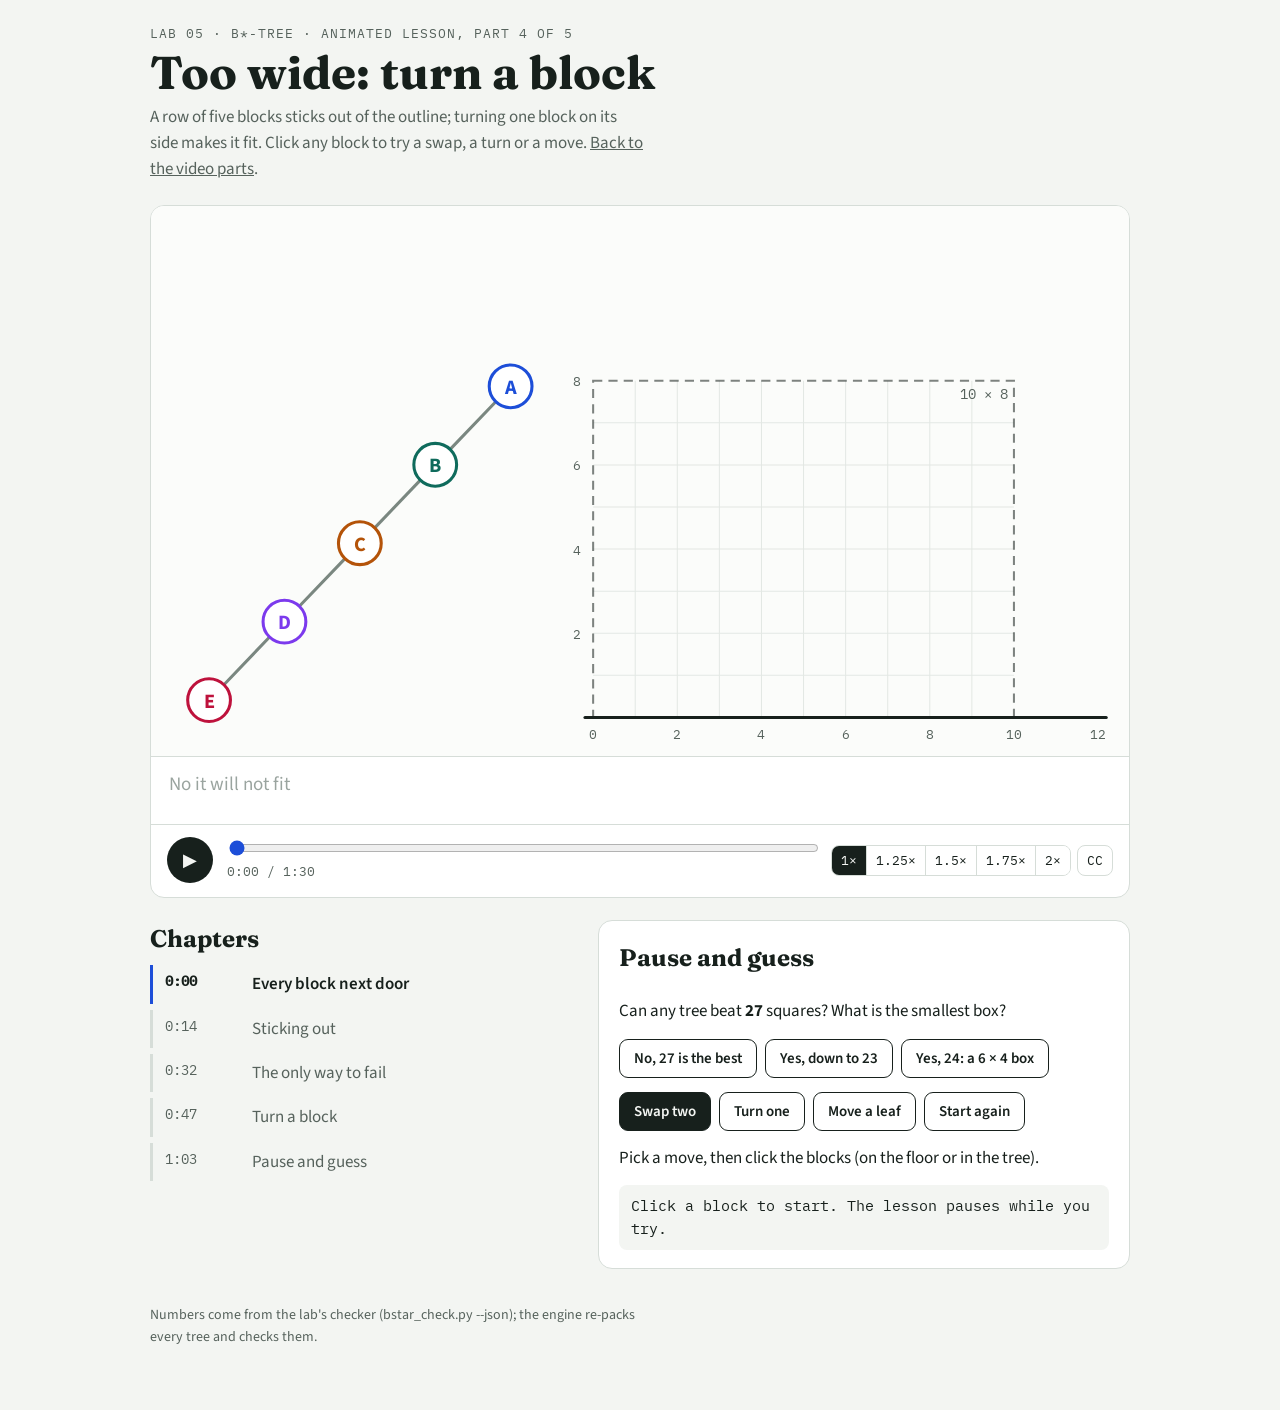
<file: docs/lessons/part-4/index.html>
<!doctype html>
<html lang="en">
<head>
<meta charset="utf-8">
<meta name="viewport" content="width=device-width, initial-scale=1, viewport-fit=cover">
<title>Lab 05 · Part 4: Too wide: turn a block</title>
<meta name="claude:viewport-fit-sides" content="cover">
<style>@font-face{font-family:'Fraunces';font-weight:500;font-style:normal;font-display:swap;src:url(fonts/fraunces-latin-500-normal.woff2) format('woff2')}@font-face{font-family:'Fraunces';font-weight:700;font-style:normal;font-display:swap;src:url(fonts/fraunces-latin-700-normal.woff2) format('woff2')}@font-face{font-family:'IBM Plex Mono';font-weight:400;font-style:normal;font-display:swap;src:url(fonts/ibm-plex-mono-latin-400-normal.woff2) format('woff2')}@font-face{font-family:'IBM Plex Mono';font-weight:500;font-style:normal;font-display:swap;src:url(fonts/ibm-plex-mono-latin-500-normal.woff2) format('woff2')}@font-face{font-family:'Source Sans 3';font-weight:400;font-style:normal;font-display:swap;src:url(fonts/source-sans-3-latin-400-normal.woff2) format('woff2')}@font-face{font-family:'Source Sans 3';font-weight:600;font-style:normal;font-display:swap;src:url(fonts/source-sans-3-latin-600-normal.woff2) format('woff2')}@font-face{font-family:'Source Sans 3';font-weight:700;font-style:normal;font-display:swap;src:url(fonts/source-sans-3-latin-700-normal.woff2) format('woff2')}</style>
<style>
/* lesson.css — styles for the animated lesson player (lesson-engine.js).
   Layout: one reading column. A 16:9 stage carries the lesson; captions and transport sit under it,
   then chapters and the "your turn" bench. Group colours follow the course labs: the group holding
   the first node name is blue, the next green, then amber and rose; cut edges are red. */
:root {
  --bg: #f3f5f2;
  --surface: #ffffff;
  --ink: #17201c;
  --muted: #56625c;
  --line: #d6ddd8;
  --stage: #fbfcfa;
  --edge: #7a8780;
  --g0: #1d4ed8;
  --g1: #0f6b5c;
  --g2: #b45309;
  --g3: #9f1239;
  --cut: #dc2626;
  --heavy: #b45309;
  --copper: #a8662a;
  --unplaced: #94a3b8;
  --tint0: rgba(29, 78, 216, 0.07);
  --tint1: rgba(15, 107, 92, 0.08);
  --said: #17201c;
  --unsaid: #9aa49f;
  --mark: #fde68a;
  --display: "Fraunces", Georgia, "Times New Roman", serif;
  --body: "Source Sans 3", "Segoe UI", system-ui, sans-serif;
  --mono: "IBM Plex Mono", ui-monospace, "SFMono-Regular", Menlo, monospace;
}
@media (prefers-color-scheme: dark) {
  :root:not([data-theme="light"]) {
    --bg: #0e1412; --surface: #151d1a; --ink: #e6ece9; --muted: #9ba7a1; --line: #2a3531;
    --stage: #111916; --edge: #85938c; --g0: #6f8fff; --g1: #36b39b; --g2: #f59e0b; --g3: #fb7185;
    --cut: #f87171; --heavy: #f59e0b; --copper: #d39a5c; --unplaced: #66758a;
    --tint0: rgba(111, 143, 255, 0.10); --tint1: rgba(54, 179, 155, 0.10);
    --said: #e6ece9; --unsaid: #5f6b66; --mark: #78350f;
    color-scheme: dark;
  }
}
:root[data-theme="dark"] {
  --bg: #0e1412; --surface: #151d1a; --ink: #e6ece9; --muted: #9ba7a1; --line: #2a3531;
  --stage: #111916; --edge: #85938c; --g0: #6f8fff; --g1: #36b39b; --g2: #f59e0b; --g3: #fb7185;
  --cut: #f87171; --heavy: #f59e0b; --copper: #d39a5c; --unplaced: #66758a;
  --tint0: rgba(111, 143, 255, 0.10); --tint1: rgba(54, 179, 155, 0.10);
  --said: #e6ece9; --unsaid: #5f6b66; --mark: #78350f;
  color-scheme: dark;
}
* { box-sizing: border-box; }
body {
  background: var(--bg); color: var(--ink); font-family: var(--body); font-size: 17px; line-height: 1.55;
  padding-left: max(16px, env(safe-area-inset-left, 0px));
  padding-right: max(16px, env(safe-area-inset-right, 0px));
  padding-block: 24px 48px; margin: 0;
}
.wrap { max-width: 980px; margin: 0 auto; display: grid; gap: 22px; }
header { display: grid; gap: 6px; }
.eyebrow { font-family: var(--mono); font-size: 12.5px; letter-spacing: 0.08em; text-transform: uppercase; color: var(--muted); }
h1 { font-family: var(--display); font-weight: 700; font-size: clamp(30px, 5vw, 46px); line-height: 1.05; margin: 0; text-wrap: balance; }
.lede { margin: 0; color: var(--muted); max-width: 62ch; }
.lede a, .note a { color: inherit; }

/* ---------- player ---------- */
.player { background: var(--surface); border: 1px solid var(--line); border-radius: 14px; overflow: hidden; }
.stage { position: relative; aspect-ratio: 16 / 9; max-width: 100%; background: var(--stage); container-type: inline-size; overflow: hidden; }
.stage svg.scene { position: absolute; inset: 0; width: 100%; height: 100%; display: block; }
.layer { position: absolute; inset: 0; pointer-events: none; }
.ov { position: absolute; opacity: 0; will-change: opacity, transform; }
.ov [data-a] { display: inline-block; opacity: 0; }

.hl { font-family: var(--display); font-weight: 700; font-size: 4.3cqw; line-height: 1.08; letter-spacing: -0.01em; max-width: 60cqw; }
.hl b, .tag b, .sub b, .qcard b { color: var(--g0); font-weight: 700; }
.red { color: var(--cut); }
.sub { font-family: var(--body); font-size: 2.1cqw; color: var(--muted); font-weight: 600; margin-top: .6cqw; }
.term { display: grid; gap: .4cqw; background: var(--surface); border: 1px solid var(--line); border-radius: 1.2cqw; padding: 1.4cqw 1.8cqw; box-shadow: 0 .6cqw 2cqw rgba(0,0,0,.06); }
.term .t { font-family: var(--display); font-size: 3.4cqw; font-weight: 700; }
.term .d { font-size: 1.9cqw; color: var(--muted); }
.chip { display: inline-block; font-family: var(--mono); font-size: 2.2cqw; font-weight: 500; padding: .5cqw 1.3cqw; border-radius: 99px; border: 2px solid var(--ink); background: var(--surface); }
.tag { font-family: var(--body); font-weight: 700; font-size: 2.2cqw; background: var(--surface); border: 1px solid var(--line); border-radius: .9cqw; padding: .6cqw 1.2cqw; }
.tags { display: grid; gap: 1cqw; justify-items: start; }
.tag .n, .num { font-family: var(--mono); color: var(--heavy); }
.label { font-family: var(--display); font-weight: 700; font-size: 2.8cqw; }
.label.c0 { color: var(--g0); } .label.c1 { color: var(--g1); } .label.c2 { color: var(--g2); } .label.c3 { color: var(--g3); }
.vocab { display: grid; gap: .8cqw; font-size: 2cqw; }
.vocab div { background: var(--surface); border: 1px solid var(--line); border-radius: .8cqw; padding: .5cqw 1.1cqw; }
.vocab b { font-family: var(--display); font-size: 2.3cqw; margin-right: .6cqw; }
.eq { font-family: var(--mono); font-size: 3.4cqw; font-weight: 500; background: var(--surface); border: 1px solid var(--line); border-radius: 1cqw; padding: 1cqw 1.6cqw; white-space: nowrap; }
.eq .red { font-weight: 700; }
.stamp { font-family: var(--display); font-weight: 700; font-size: 6cqw; color: var(--cut); border: .45cqw solid var(--cut); border-radius: 1cqw; padding: .2cqw 1.6cqw; rotate: -9deg; letter-spacing: .06em; text-transform: uppercase; background: color-mix(in srgb, var(--stage) 80%, transparent); }
.bigq { width: 100cqw; }
.bigq .q { font-family: var(--display); font-size: 16cqw; font-weight: 700; line-height: 1; color: var(--muted); text-align: center; }
.bigq .hl { max-width: none; text-align: center; font-size: 3.6cqw; }
.cmp { display: grid; gap: 1cqw; background: var(--surface); border: 1px solid var(--line); border-radius: 1.4cqw; padding: 2cqw 2.4cqw; width: 62cqw; box-shadow: 0 .8cqw 3cqw rgba(0,0,0,.08); }
.cmp .row { display: grid; grid-template-columns: 1.4fr .7fr 1.3fr; align-items: baseline; gap: 1.4cqw; font-size: 2.3cqw; }
.cmp .row .k { font-family: var(--mono); font-size: 3cqw; font-weight: 500; }
.cmp .bad .k { color: var(--cut); }
.cmp .good .k { color: var(--g1); }
.qcard { background: var(--surface); border: 2px solid var(--ink); border-radius: 1.4cqw; padding: 1.6cqw 2.2cqw; width: 44cqw; display: grid; gap: .6cqw; }
.qcard .e { font-family: var(--mono); font-size: 1.7cqw; letter-spacing: .1em; text-transform: uppercase; color: var(--heavy); }
.qcard .q { font-family: var(--display); font-size: 3.1cqw; font-weight: 700; line-height: 1.15; }
.qcard .h { font-size: 1.8cqw; color: var(--muted); }
.qbtns { display: none; gap: 1cqw; pointer-events: auto; flex-wrap: wrap; }
.stage.asking .qbtns { display: flex; }
.qbtns .btn { font-size: 1.8cqw; padding: .6cqw 1.3cqw; }
.qans { color: var(--ink); font-size: 1.9cqw; }
.qans:empty { display: none; }
.thumbs { display: flex; gap: 2cqw; }
.thumb { background: var(--surface); border: 1px solid var(--line); border-radius: 1.2cqw; padding: 1cqw; display: grid; gap: .4cqw; justify-items: center; width: 22cqw; position: relative; }
.thumb svg { width: 100%; height: auto; display: block; }
.thumb .c { font-family: var(--mono); font-size: 1.75cqw; font-weight: 500; white-space: nowrap; }
.thumb.best { border: 2px solid var(--g1); }
.thumb .ok { position: absolute; top: -1.6cqw; right: -1.2cqw; background: var(--g1); color: #fff; font-weight: 700; font-size: 1.7cqw; border-radius: 99px; padding: .3cqw 1cqw; }

.counter { display: grid; justify-items: start; background: var(--surface); border: 1px solid var(--line); border-radius: 1.2cqw; padding: .9cqw 1.6cqw; min-width: 15cqw; }
.counter .l, .balance .l { font-family: var(--mono); font-size: 1.6cqw; letter-spacing: .1em; text-transform: uppercase; color: var(--muted); }
.counter .v { font-family: var(--mono); font-size: 6.2cqw; font-weight: 500; line-height: 1; font-variant-numeric: tabular-nums; }
.counter.bad .v { color: var(--cut); }
.counter.good .v { color: var(--g1); }
.balance { display: grid; gap: .8cqw; background: var(--surface); border: 1px solid var(--line); border-radius: 1.2cqw; padding: 1.2cqw 1.6cqw; width: 19cqw; }
.bars { position: relative; display: grid; grid-auto-flow: column; grid-auto-columns: 1fr; gap: 1.6cqw; height: 15cqw; align-items: end; }
.bar { background: var(--g0); border-radius: .5cqw .5cqw 0 0; height: 0; display: flex; justify-content: center; align-items: flex-start; color: #fff; font-family: var(--mono); font-size: 2cqw; padding-top: .3cqw; }
.bar.c1 { background: var(--g1); } .bar.c2 { background: var(--g2); } .bar.c3 { background: var(--g3); }
.cap { position: absolute; left: -.6cqw; right: -.6cqw; height: 0; border-top: .3cqw dashed var(--cut); opacity: 0; }
.cap span { position: absolute; right: 0; top: -2.6cqw; font-family: var(--mono); font-size: 1.5cqw; color: var(--cut); }
.verdict { font-weight: 700; font-size: 1.9cqw; min-height: 1.2em; }
.verdict.no { color: var(--cut); }
.verdict.yes { color: var(--g1); }
.banner { position: absolute; left: 2cqw; top: 2cqw; display: none; gap: 1cqw; align-items: center; pointer-events: auto; font-size: 1.9cqw; }
.stage.free .banner { display: flex; }
.banner b { font-family: var(--display); font-size: 2.6cqw; }

/* svg pieces */
.node rect { transition: fill .45s, stroke .45s; }
.g0 rect { fill: var(--g0); stroke: var(--g0); }
.g1 rect { fill: var(--g1); stroke: var(--g1); }
.g2 rect { fill: var(--g2); stroke: var(--g2); }
.g3 rect { fill: var(--g3); stroke: var(--g3); }
.nu rect { fill: var(--unplaced); stroke: var(--unplaced); }
.ncell rect { fill: var(--surface); stroke: var(--copper); stroke-width: 3; }
.node text { fill: #fff; font-family: var(--body); font-weight: 700; font-size: 21px; text-anchor: middle; dominant-baseline: central; }
.ncell text { fill: var(--ink); }
.node { cursor: pointer; }
.node:focus-visible rect { stroke: var(--ink); stroke-width: 4; }
.main { stroke: var(--edge); stroke-linecap: round; transition: stroke .35s; }
.wire { stroke: var(--copper); stroke-width: 2.2; stroke-linecap: round; }
.edge.cut .main { stroke: var(--cut); stroke-dasharray: 10 7; }
.edge.heavy .main { stroke: var(--heavy); }
.edge.pulse .main { animation: lesson-pulse 1s ease-in-out 2; }
@keyframes lesson-pulse { 50% { stroke-width: 12; } }
.wl rect { fill: var(--stage); stroke: var(--line); transition: fill .3s, stroke .3s; }
.wl text { fill: var(--ink); font-family: var(--mono); font-size: 16px; font-weight: 500; text-anchor: middle; dominant-baseline: central; }
.edge.cut .wl rect { stroke: var(--cut); }
.edge.flash .wl rect { fill: var(--mark); stroke: var(--heavy); }
.chipbody { fill: none; stroke: var(--copper); stroke-width: 3; }
.pin { fill: var(--copper); }
.divider { stroke: var(--ink); stroke-width: 2.5; stroke-dasharray: 8 8; }
.tint0 { fill: var(--tint0); }
.tint1 { fill: var(--tint1); }

/* captions */
.captions { padding: 14px 18px; border-top: 1px solid var(--line); min-height: 3.6em; font-size: 19px; line-height: 1.45; }
.captions span { color: var(--unsaid); transition: color .15s; }
.captions span.said { color: var(--said); }
.player.nocc .captions { display: none; }

/* transport */
.transport { display: grid; grid-template-columns: auto 1fr auto; gap: 10px 14px; align-items: center; padding: 12px 16px 14px; border-top: 1px solid var(--line); }
.play { width: 46px; height: 46px; border-radius: 50%; border: 0; background: var(--ink); color: var(--bg); font-size: 18px; cursor: pointer; display: grid; place-items: center; }
.scrub { display: grid; gap: 4px; min-width: 0; }
.scrub input { width: 100%; accent-color: var(--g0); }
.time { font-family: var(--mono); font-size: 13px; color: var(--muted); font-variant-numeric: tabular-nums; }
.opts { display: flex; gap: 6px; flex-wrap: wrap; justify-content: flex-end; }
.seg { display: inline-flex; border: 1px solid var(--line); border-radius: 8px; overflow: hidden; }
.seg button, .tbtn { font-family: var(--mono); font-size: 13px; padding: 6px 9px; border: 0; background: var(--surface); color: var(--ink); cursor: pointer; }
.seg button + button { border-left: 1px solid var(--line); }
.seg button[aria-pressed="true"] { background: var(--ink); color: var(--bg); }
.tbtn { border: 1px solid var(--line); border-radius: 8px; }
.tbtn[aria-pressed="false"] { color: var(--muted); text-decoration: line-through; }
button:focus-visible, input:focus-visible { outline: 3px solid var(--g0); outline-offset: 2px; }
@media (max-width: 620px) {
  .transport { grid-template-columns: auto 1fr; }
  .opts { grid-column: 1 / -1; justify-content: flex-start; }
  .captions { font-size: 16px; }
}

/* chapters + bench */
.chapters { display: grid; gap: 6px; margin: 0; padding: 0; list-style: none; }
.chapters button { width: 100%; display: grid; grid-template-columns: 4.5em 1fr; gap: 10px; text-align: left; background: none; border: 0; border-left: 3px solid var(--line); padding: 6px 12px; font: inherit; color: var(--muted); cursor: pointer; }
.chapters button .ts { font-family: var(--mono); font-size: 14px; font-variant-numeric: tabular-nums; }
.chapters button[aria-current="true"] { border-left-color: var(--g0); color: var(--ink); font-weight: 600; }
.cols { display: grid; grid-template-columns: 1fr 1.25fr; gap: 22px; align-items: start; }
@media (max-width: 760px) { .cols { grid-template-columns: 1fr; } }
h2 { font-family: var(--display); font-size: 24px; margin: 0 0 8px; }
.bench { background: var(--surface); border: 1px solid var(--line); border-radius: 14px; padding: 18px 20px; display: grid; gap: 14px; min-width: 0; }
.bench.pulse { animation: lesson-benchin 1.2s ease 2; }
@keyframes lesson-benchin { 50% { box-shadow: 0 0 0 4px color-mix(in srgb, var(--g0) 35%, transparent); } }
.bench p { margin: 0; }
.row { display: flex; gap: 8px; flex-wrap: wrap; align-items: center; }
.btn { font: 600 15px var(--body); padding: 8px 14px; border-radius: 9px; border: 1px solid var(--ink); background: var(--surface); color: var(--ink); cursor: pointer; }
.btn.primary { background: var(--ink); color: var(--bg); }
.seedbox { width: 5.5em; font: 500 15px var(--mono); padding: 7px 9px; border-radius: 8px; border: 1px solid var(--line); background: var(--bg); color: var(--ink); }
.feedback { border-left: 3px solid var(--g1); padding: 4px 0 4px 12px; }
.feedback:empty { display: none; }
.readout { font-family: var(--mono); font-size: 14.5px; background: var(--bg); border-radius: 8px; padding: 10px 12px; font-variant-numeric: tabular-nums; }
.note { font-size: 14px; color: var(--muted); max-width: 70ch; }
.ok { color: var(--g1); font-weight: 700; } .no { color: var(--cut); font-weight: 700; }
.norec .node rect, .norec .main, .norec .wl rect { transition: none !important; }
@media (prefers-reduced-motion: reduce) {
  .node rect, .main, .wl rect, .captions span { transition: none !important; }
  .edge.pulse .main, .bench.pulse { animation: none; }
}

/* ---------- floorplan scene (B*-tree + floor of blocks) ----------
   Block colours come from the lab (one fixed colour per block id, the course's paper palette) and are set inline.
   Tree links: left child = solid ("next door"), right child = dashed ("upstairs"). The skyline is amber. */
:root { --sky: #d97706; --waste: rgba(220, 38, 38, 0.10); --over: rgba(220, 38, 38, 0.13); --gridline: #e3e8e4; }
@media (prefers-color-scheme: dark) { :root:not([data-theme="light"]) { --sky: #fbbf24; --waste: rgba(248, 113, 113, 0.14); --over: rgba(248, 113, 113, 0.16); --gridline: #1f2a26; } }
:root[data-theme="dark"] { --sky: #fbbf24; --waste: rgba(248, 113, 113, 0.14); --over: rgba(248, 113, 113, 0.16); --gridline: #1f2a26; }
.fp-gridlines line { stroke: var(--gridline); stroke-width: 1; }
.fp-outline { fill: none; stroke: var(--ink); stroke-width: 2; stroke-dasharray: 9 6; opacity: .55; }
.fp-outline-lab { font-family: var(--mono); font-size: 14px; fill: var(--muted); text-anchor: end; }
.fp-floorline { stroke: var(--ink); stroke-width: 3; stroke-linecap: round; }
.fp-axis text { font-family: var(--mono); font-size: 12.5px; fill: var(--muted); text-anchor: middle; dominant-baseline: central; }
.fp-axis .fp-axis-y { text-anchor: end; }
.fp-overzone { fill: url(#fp-over); stroke: none; transition: opacity .3s; }
.fp-over-line { stroke: var(--cut); stroke-width: 2.4; opacity: .55; }
.fp-hatch-bg { fill: var(--waste); }
.fp-hatch-line { stroke: var(--cut); stroke-width: 2; opacity: .35; }
.fp-waste { fill: url(#fp-hatch); }
.fpb rect { stroke-width: 2; fill-opacity: .92; }
.fpb .fp-bid { fill: #fff; font-family: var(--body); font-weight: 700; font-size: 21px; text-anchor: middle; dominant-baseline: central; pointer-events: none; }
.fpb .fp-dim { fill: #fff; font-family: var(--mono); font-size: 12.5px; text-anchor: middle; dominant-baseline: central; opacity: .9; pointer-events: none; }
.fpb.out rect { stroke: var(--cut); stroke-width: 4; stroke-dasharray: 7 4; }
.fpb.hl rect, .fpn.hl circle:not(.fp-ring) { stroke: var(--ink); stroke-width: 4; }
.fp-sky { fill: none; stroke: var(--sky); stroke-width: 5; stroke-linejoin: round; stroke-linecap: round; }
.fp-bbox { fill: none; stroke: var(--ink); stroke-width: 2.5; stroke-dasharray: 10 6; }
.fp-bboxlab rect { fill: var(--surface); stroke: var(--ink); stroke-width: 1.5; }
.fp-bboxlab text { font-family: var(--mono); font-size: 15px; font-weight: 500; fill: var(--ink); text-anchor: middle; dominant-baseline: central; }
.fp-coords circle { fill: var(--ink); }
.fp-coords text { font-family: var(--mono); font-size: 13px; font-weight: 500; fill: var(--ink); paint-order: stroke; stroke: var(--stage); stroke-width: 4px; }
.fp-edge { stroke: var(--edge); stroke-width: 3; stroke-linecap: round; }
.fp-edge.right { stroke-dasharray: 8 6; }
.fpn circle { stroke-width: 3; }
.fpn .fp-ring { fill: none; stroke: var(--ink); stroke-width: 3; opacity: 0; }
.fpn.hl .fp-ring { opacity: 1; }
.fpn text { font-family: var(--body); font-weight: 700; font-size: 20px; text-anchor: middle; dominant-baseline: central; pointer-events: none; }
.fpk { cursor: pointer; }
.fpk:focus-visible { outline: none; }
.fpk:focus-visible rect, .fpk:focus-visible circle:not(.fp-ring) { stroke: var(--ink); stroke-width: 4; }
.fp-badges circle { fill: var(--ink); }
.fp-badges text { fill: var(--bg); font-family: var(--mono); font-size: 12.5px; font-weight: 500; text-anchor: middle; dominant-baseline: central; }
.fp-link rect { fill: var(--surface); stroke: var(--line); }
.fp-link text { font-family: var(--body); font-size: 13px; font-weight: 600; fill: var(--muted); text-anchor: middle; dominant-baseline: central; }
.fp-legal { font-family: var(--body); font-weight: 700; font-size: 1.9cqw; background: var(--surface); border: 2px solid var(--line); border-radius: .9cqw; padding: .4cqw 1.1cqw; white-space: nowrap; }
.fp-legal.yes { color: var(--g1); border-color: var(--g1); }
.fp-legal.no { color: var(--cut); border-color: var(--cut); }
.fp-counter { min-width: 17cqw; }
.fp-thumb svg { max-height: 16cqw; }
.fp-ops .btn[aria-pressed="true"] { background: var(--ink); color: var(--bg); }
.norec .fp-overzone { transition: none !important; }

</style>
</head>
<body>
<div id="lesson-root"></div>
<audio id="lesson-audio" preload="auto" src="lesson-en.m4a"></audio>
<script>
/* lesson-engine.js (v4) — animated, narrated lesson player for eda-learning labs.
 *
 * LessonEngine.mount({ sb, timing, lang, audioId?, rootId?, ui?, storageKey? })
 *   sb      storyboard (see reference/storyboard.md). sb.scene picks what is drawn on the stage:
 *             "graph"     (default) nodes, weighted edges, splits, cut counter, balance bars   (partitioning labs)
 *             "floorplan" a B*-tree next to a floor of rectangles: blocks drop in walk order onto the skyline,
 *                         swap / turn / move, bounding box, wasted squares, fits-the-outline     (floorplanning labs)
 *   timing  { lang, duration, sentences: [{ slide, text, start, end, words: [{ w, t }] }] }
 *           made by scripts/voice_build.py (edge-tts word timings) or scripts/timing_from_vtt.py
 *   lang    "en" | "fr": picks the anchor word and the text of every overlay
 *
 * Everything on screen is a pure function of the audio time t, so seeking, speed changes and frame-by-frame
 * recording all show the same picture. A new key in a track starts from wherever the previous move had got to
 * (no jumps). window.__lesson exposes the internals the checker uses.
 *
 * Layout of this file: helpers · mount() = the core (timing, anchors, tracks, show windows, overlays, captions,
 * transport, question, diagnostics) · SCENES.graph · SCENES.floorplan. A scene gets a context object `cx` from the
 * core and returns hooks (see "scene contract" in mount).
 */
(function () {
  "use strict";

  const I18N = {
    en: {
      play: "Play", pause: "Pause", position: "Position in the lesson", speed: "Playback speed", captions: "CC",
      chapters: "Chapters", yourSplit: "Your split", back: "Back to the lesson",
      paused: "Paused. You are building your own split.", turn: "Pause and guess",
      deal: "Deal a random split with seed", dealBtn: "Deal",
      clickHint: "Or click the nodes on the stage to move them from one side to the other.",
      noSplit: "No split yet. Deal a seed or click a node.", noSplitNoDeal: "No split yet. Click a node to start.",
      backMsg: "Back in the lesson. Click a node to try again.",
      cut: "cut", sides: "sides", legal: "legal", notLegal: "not legal: at most {cap} per side",
      toPlace: "still to place: {list}", cutsize: "cutsize", perSide: "cells per side", max: "max {cap}",
      think: "Take a moment to think, then pick one.", seed: "Seed {s}: ", yours: "Your split: ",
      cell: "Cell {n}: click to move it to the other side", lesson: "Animated lesson", graph: "Graph",
      verdictYes: "legal", verdictNo: "not legal",
      // floorplan scene
      fpStage: "B*-tree and floorplan", yourTree: "Your tree", fpPaused: "Paused. You are changing the tree.",
      fpHint: "Pick a move, then click the blocks (on the floor or in the tree).",
      fpStart: "Click a block to start. The lesson pauses while you try.",
      fpBack: "Back in the lesson. Click a block to try again.",
      opSwap: "Swap two", opTurn: "Turn one", opMove: "Move a leaf", opReset: "Start again",
      pickSecond: "{a} picked. Click the block to swap it with.", swapped: "Swapped {a} and {b}. ",
      turned: "Turned {a}. ", pickLeaf: "{a} has children: pick a leaf (a block with no child).",
      pickTarget: "{a} picked. Click the block it should hang from.", moved: "Moved {a} under {b} ({side}). ",
      noSlot: "{b} has no free slot. Pick another block.", sameBlock: "That is the same block.",
      tree: "tree", box: "bounding box", wasted: "wasted", fits: "fits the {w} × {h} outline",
      sticks: "sticks out of the {w} × {h} outline", sideLeft: "next door", sideRight: "upstairs",
      nextDoor: "next door", upstairs: "upstairs", blockAria: "Block {n}: click to use it in your move",
      mArea: "bounding box", mWidth: "width", mHeight: "height", mWasted: "wasted squares", mX: "{n}.x", mY: "{n}.y",
    },
    fr: {
      play: "Lecture", pause: "Pause", position: "Position dans la leçon", speed: "Vitesse de lecture", captions: "ST",
      chapters: "Chapitres", yourSplit: "Votre partition", back: "Revenir à la leçon",
      paused: "En pause. Vous construisez votre propre partition.", turn: "Faites une pause et devinez",
      deal: "Distribuer une partition au hasard avec la graine", dealBtn: "Distribuer",
      clickHint: "Ou cliquez sur les nœuds de la scène pour les changer de côté.",
      noSplit: "Pas encore de partition. Distribuez une graine ou cliquez sur un nœud.",
      noSplitNoDeal: "Pas encore de partition. Cliquez sur un nœud pour commencer.",
      backMsg: "De retour dans la leçon. Cliquez sur un nœud pour réessayer.",
      cut: "coupe", sides: "côtés", legal: "valide", notLegal: "non valide : {cap} au plus par côté",
      toPlace: "reste à placer : {list}", cutsize: "taille de coupe", perSide: "cellules par côté", max: "max {cap}",
      think: "Prenez un moment pour réfléchir, puis choisissez.", seed: "Graine {s} : ", yours: "Votre partition : ",
      cell: "Cellule {n} : cliquez pour la changer de côté", lesson: "Leçon animée", graph: "Graphe",
      verdictYes: "valide", verdictNo: "non valide",
      fpStage: "Arbre B* et plan de masse", yourTree: "Votre arbre", fpPaused: "En pause. Vous modifiez l'arbre.",
      fpHint: "Choisissez un geste, puis cliquez sur les blocs (au sol ou dans l'arbre).",
      fpStart: "Cliquez sur un bloc pour commencer. La leçon se met en pause pendant l'essai.",
      fpBack: "De retour dans la leçon. Cliquez sur un bloc pour réessayer.",
      opSwap: "Échanger deux", opTurn: "Tourner un bloc", opMove: "Déplacer une feuille", opReset: "Recommencer",
      pickSecond: "{a} choisi. Cliquez sur le bloc à échanger avec lui.", swapped: "{a} et {b} échangés. ",
      turned: "{a} tourné. ", pickLeaf: "{a} a des enfants : choisissez une feuille (un bloc sans enfant).",
      pickTarget: "{a} choisi. Cliquez sur le bloc auquel l'accrocher.", moved: "{a} accroché sous {b} ({side}). ",
      noSlot: "{b} n'a plus de place libre. Choisissez un autre bloc.", sameBlock: "C'est le même bloc.",
      tree: "arbre", box: "boîte englobante", wasted: "perdu", fits: "tient dans le contour {w} × {h}",
      sticks: "dépasse du contour {w} × {h}", sideLeft: "à côté", sideRight: "à l'étage",
      nextDoor: "à côté", upstairs: "à l'étage", blockAria: "Bloc {n} : cliquez pour l'utiliser dans votre geste",
      mArea: "boîte englobante", mWidth: "largeur", mHeight: "hauteur", mWasted: "cases perdues", mX: "{n}.x", mY: "{n}.y",
    },
  };

  const clamp = (x, a = 0, b = 1) => Math.max(a, Math.min(b, x));
  const lerp = (a, b, p) => a + (b - a) * p;
  const ease = (p) => { p = clamp(p); return p < 0.5 ? 4 * p * p * p : 1 - Math.pow(-2 * p + 2, 3) / 2; };
  const fmt = (s) => `${Math.floor(s / 60)}:${String(Math.floor(s % 60)).padStart(2, "0")}`;
  const esc = (s) => String(s).replace(/[&<>"]/g, (c) => ({ "&": "&amp;", "<": "&lt;", ">": "&gt;", '"': "&quot;" }[c]));
  const norm = (w) => w.normalize("NFD").replace(/[̀-ͯ]/g, "").toLowerCase().replace(/[^a-z0-9]/g, "");
  /** Keys a spoken word can be matched by: the whole word, and the part after an apostrophe (l'arête → arete). */
  const wordKeys = (w) => { const k = [norm(w)]; const m = w.split(/['’]/); if (m.length > 1) k.push(norm(m[m.length - 1])); return k; };
  const fill = (s, o) => s.replace(/\{(\w+)\}/g, (m, k) => (o[k] !== undefined ? o[k] : m));

  const FULL = [0, 0, 960, 540];
  const DUR_CAM = 1.3, DUR_DIM = 0.6;
  const SCENES = {};

  function mount(cfg) {
    const sb = cfg.sb, TM = cfg.timing, lang = cfg.lang || "en";
    const T = Object.assign({}, I18N[lang] || I18N.en, cfg.ui || {});
    const L = (v) => (v == null ? "" : typeof v === "string" ? v : v[lang] != null ? v[lang] : v.en != null ? v.en : "");
    const errors = [];
    const err = (m) => { errors.push(m); console.error("[lesson] " + m); };
    const reduce = matchMedia("(prefers-reduced-motion: reduce)").matches;
    const D = reduce ? 0.001 : 1;
    const sceneName = sb.scene || "graph";

    /* ---------------- timing ---------------- */
    const SENT = TM.sentences.map((s) => {
      const words = s.words.map((w) => ({ w: w.w, t: w.t, keys: wordKeys(w.w) }));
      words.forEach((w, i) => { w.e = i + 1 < words.length ? words[i + 1].t : s.end; });
      return Object.assign({}, s, { words });
    });
    const DUR = TM.duration;
    const slideSents = (n) => SENT.filter((s) => s.slide === n);

    function findWords(obj, label) {
      const needle = obj[lang] != null ? obj[lang] : null;
      if (needle == null) { err(`anchor ${label}: no "${lang}" word given`); return null; }
      const [phrase, nthTxt] = String(needle).split("#");
      const nth = nthTxt != null ? parseInt(nthTxt, 10) : obj.nth || 0;
      const toks = phrase.split(/\s+/).map(norm).filter(Boolean);
      const pool = obj.slide != null ? slideSents(obj.slide) : SENT;
      if (!pool.length) { err(`anchor ${label}: slide ${obj.slide} has no narration in this part`); return null; }
      const ws = pool.flatMap((s) => s.words);
      let hit = 0;
      for (let i = 0; i + toks.length <= ws.length; i++) {
        if (toks.every((tk, j) => ws[i + j].keys.some((k) => k.startsWith(tk)))) {
          if (hit++ === nth) return { first: ws[i], last: ws[i + toks.length - 1] };
        }
      }
      err(`anchor ${label}: "${needle}" not found in slide ${obj.slide} (${lang}). Words: ${ws.map((w) => w.w).join(" ")}`);
      return null;
    }
    const anchorCache = new Map();
    function resolve(ref, label = "") {
      if (ref == null) return 0;
      if (typeof ref === "number") return ref;
      const key = typeof ref === "string" ? ref : JSON.stringify(ref);
      if (anchorCache.has(key)) return anchorCache.get(key);
      let t = 0;
      if (typeof ref === "string") {
        const m = ref.trim().match(/^(@[\w-]+|slide:\d+(?::end)?|end|start)\s*(?:([+-])\s*([\d.]+))?$/);
        if (!m) { err(`bad time reference "${ref}" ${label}`); return 0; }
        const shift = m[2] ? (m[2] === "-" ? -1 : 1) * parseFloat(m[3]) : 0;
        const base = m[1];
        if (base[0] === "@") {
          const a = sb.anchors && sb.anchors[base.slice(1)];
          if (!a) { err(`unknown anchor ${base} ${label}`); t = 0; } else t = resolveObj(a, base);
        } else if (base === "end") t = DUR;
        else if (base === "start") t = 0;
        else {
          const [, n, e] = base.split(":");
          const ss = slideSents(+n);
          if (!ss.length) err(`slide ${n} has no narration in this part ${label}`);
          else t = e ? ss[ss.length - 1].end : ss[0].start;
        }
        t += shift;
      } else t = resolveObj(ref, label);
      anchorCache.set(key, t);
      return t;
    }
    function resolveObj(o, label) {
      const hit = findWords(o, label);
      if (!hit) { const ss = o.slide != null ? slideSents(o.slide) : []; return (ss[0] ? ss[0].start : 0) + (o.shift || 0); }
      return (o.edge === "end" ? hit.last.e : hit.first.t) + (o.shift || 0);
    }

    /* ---------------- text markup: {piece@ref} appears at its own time, **x** accent, !!x!! red, ##x## number --- */
    function md(s) {
      let h = esc(s);
      h = h.replace(/\{([^{}@]+)@([^{}]+)\}/g, (m, piece, ref) => {
        ref = ref.trim();
        if (!/^(slide:|start|end|@)/.test(ref)) ref = "@" + ref; // {piece@name} means the anchor @name
        return `<span data-a="${resolve(ref, `(text "${piece}")`).toFixed(3)}">${piece}</span>`;
      });
      h = h.replace(/\*\*(.+?)\*\*/g, "<b>$1</b>").replace(/!!(.+?)!!/g, '<span class="red">$1</span>').replace(/##(.+?)##/g, '<span class="num">$1</span>');
      return h;
    }

    /* ---------------- scene contract ----------------
     * SCENES[name](cx) returns {
     *   tracks: { name: { init, conv(v)->value, dur, mix(a,b,p)|null (null = step track) } }   (in key order)
     *   claims: [{ claim, got, ok }]
     *   ready()                          after tracks and show windows exist (cx.track, cx.seg, cx.win are usable)
     *   svgLabel, bannerText, pausedText
     *   benchHtml()                      HTML of the "your turn" box below the question (must hold .readout)
     *   buildSvg()                       draw the scene's SVG under the overlays
     *   buildWidgets()                   counters etc. on top of the overlays (cx.widget)
     *   render(t, free)                  draw the scene at time t (free = the scene's own try-it state or null)
     *   bindBench()                      wire the bench buttons and stage clicks
     *   thumb(item)                      HTML for one "thumbs" overlay item
     *   boxes(stageRect, sx, sy, cam)    [{ kind: "node", label, x, y, w, h }] of what text must not cover
     *   freeCamera                       camera used while the learner tries (default FULL)
     *   leaveFree()                      called when the lesson resumes
     * } */
    const cx = { sb, lang, T, L, err, resolve, md, esc, fill, D, reduce, lerp, ease, clamp, FULL, FREE: null };
    if (!SCENES[sceneName]) { err(`unknown scene "${sceneName}"`); }
    const scene = (SCENES[sceneName] || SCENES.graph)(cx);
    const claims = scene.claims || [];

    /* ---------------- tracks ---------------- */
    const cam = (v) => {
      if (v == null || v === "full") return FULL;
      const c = sb.cameras && sb.cameras[v] != null ? sb.cameras[v] : v;
      if (!Array.isArray(c) || c.length !== 3) { err(`bad camera ${JSON.stringify(v)}`); return FULL; }
      const [cxx, cy, w0] = c, w = Math.min(w0, 960), h = (w * 9) / 16;
      return [clamp(cxx - w / 2, 0, 960 - w), clamp(cy - h / 2, 0, 540 - h), w, h]; // a shot never shows past the scene
    };
    const mixArr = (a, b, p) => a.map((v, i) => lerp(v, b[i], p));
    cx.mixArr = mixArr;
    const SPEC = Object.assign({}, scene.tracks);
    // camera and dim are common to every scene; keep the scene's order (it decides the checker's report order)
    if (!SPEC.camera) SPEC.camera = { init: "full", conv: cam, dur: DUR_CAM, mix: mixArr };
    if (!SPEC.dim) SPEC.dim = { init: 1, conv: (v) => +v, dur: DUR_DIM, mix: lerp };
    for (const k of Object.keys(SPEC)) if (SPEC[k].conv === "camera") SPEC[k].conv = cam;
    const init = {};
    for (const k of Object.keys(SPEC)) init[k] = SPEC[k].init;
    Object.assign(init, sb.initial || {});
    const tracks = {};
    for (const k of Object.keys(SPEC)) tracks[k] = [[0, SPEC[k].conv(init[k]), "initial"]];
    (sb.timeline || []).forEach((item, i) => {
      const t = resolve(item.at, `(timeline #${i})`);
      let used = false;
      for (const k of Object.keys(SPEC)) if (k in item) { tracks[k].push([t, SPEC[k].conv(item[k]), item.at]); used = true; }
      for (const k of Object.keys(item)) if (k !== "at" && !(k in SPEC)) err(`timeline #${i}: unknown key "${k}" for the ${sceneName} scene`);
      if (!used) err(`timeline #${i}: nothing to change`);
    });
    for (const k of Object.keys(tracks)) tracks[k].sort((a, b) => a[0] - b[0]);

    const memo = new Map();
    function sampler(name, dur, mix) {
      if (memo.has(name)) return memo.get(name);
      const list = tracks[name], startVal = [];
      const valAt = (t) => {
        let i = -1;
        for (let k = 0; k < list.length; k++) { if (list[k][0] <= t) i = k; else break; }
        if (i <= 0) return list[0][1];
        if (startVal[i] === undefined) startVal[i] = valAt(list[i][0] - 1e-6);
        return mix(startVal[i], list[i][1], ease((t - list[i][0]) / (dur * D)));
      };
      memo.set(name, valAt);
      return valAt;
    }
    /** A track's value at t (interpolated), or for step tracks the segment { cur, prev, t0, i }. */
    cx.track = (name) => sampler(name, SPEC[name].dur, SPEC[name].mix);
    cx.seg = (name, t) => {
      const list = tracks[name]; let i = 0;
      for (let k = 0; k < list.length; k++) if (list[k][0] <= t) i = k;
      return { cur: list[i][1], prev: i > 0 ? list[i - 1][1] : list[i][1], t0: list[i][0], i };
    };
    cx.keys = (name) => tracks[name];
    const camAt = cx.track("camera");

    /* ---------------- show windows ---------------- */
    const WIN = {};
    (sb.show || []).forEach((w, i) => {
      const a = resolve(w.from, `(show ${w.show} #${i})`), b = w.to == null ? 1e9 : resolve(w.to, `(show ${w.show} #${i})`);
      if (b <= a) err(`show ${w.show} #${i}: ends (${b.toFixed(2)}s) before it starts (${a.toFixed(2)}s)`);
      (WIN[w.show] = WIN[w.show] || []).push(Object.assign({}, w, { a, b, edges: (w.edges || []).map((e) => e.replace(/\s/g, "")), stagger: w.stagger || 0 }));
    });
    cx.WIN = WIN;
    cx.win = (name, t) => (WIN[name] || []).find((w) => t >= w.a && t < w.b);
    cx.wins = (name, t) => (WIN[name] || []).filter((w) => t >= w.a && t < w.b);
    if (scene.ready) scene.ready();

    /* ---------------- DOM ---------------- */
    const root = document.getElementById(cfg.rootId || "lesson-root");
    const qa = sb.question;
    root.innerHTML = `
<div class="wrap">
  <header>
    <div class="eyebrow">${esc(L(sb.eyebrow))}</div>
    <h1>${esc(L(sb.title))}</h1>
    ${sb.lede ? `<p class="lede">${L(sb.lede)}</p>` : ""}
  </header>
  <section class="player" aria-label="${esc(T.lesson)}">
    <div class="stage scene-${esc(sceneName)}">
      <svg class="scene" viewBox="0 0 960 540" role="img" aria-label="${esc(scene.svgLabel || T.graph)}"></svg>
      <div class="layer"></div>
      <div class="banner"><b>${esc(scene.bannerText || T.yourSplit)}</b><button class="btn" type="button" data-act="back">${esc(T.back)}</button></div>
    </div>
    <div class="captions" aria-live="off"></div>
    <div class="transport">
      <button class="play" type="button" aria-label="${esc(T.play)}">▶</button>
      <div class="scrub"><input type="range" min="0" max="${DUR}" step="0.01" value="0" aria-label="${esc(T.position)}"><div class="time">0:00 / ${fmt(DUR)}</div></div>
      <div class="opts"><div class="seg" role="group" aria-label="${esc(T.speed)}"></div><button class="tbtn" type="button" aria-pressed="true">${esc(T.captions)}</button></div>
    </div>
  </section>
  <div class="cols">
    <section aria-label="${esc(T.chapters)}"><h2>${esc(T.chapters)}</h2><ul class="chapters"></ul></section>
    <section class="bench" aria-label="${esc(T.turn)}">
      <h2>${esc(T.turn)}</h2>
      ${qa ? `<p>${md(L(qa.text))}</p><div class="row bench-opts"></div><p class="feedback"></p>` : ""}
      ${scene.benchHtml()}
    </section>
  </div>
  ${sb.note ? `<p class="note">${L(sb.note)}</p>` : ""}
</div>`;
    const $ = (sel) => root.querySelector(sel);
    const stage = $(".stage"), svg = $("svg.scene"), layer = $(".layer");
    const NS = "http://www.w3.org/2000/svg";
    const mk = (tag, attrs = {}, parent = svg) => { const e = document.createElementNS(NS, tag); for (const k in attrs) e.setAttribute(k, attrs[k]); parent.appendChild(e); return e; };
    Object.assign(cx, { root, $, stage, svg, layer, mk, NS });
    scene.buildSvg();

    const BUILD = {
      headline: (o) => `<div class="hl"${o.size ? ` style="font-size:${+o.size}cqw"` : ""}>${md(L(o.text))}</div>${o.sub ? `<div class="sub">${md(L(o.sub))}</div>` : ""}`,
      term: (o) => `<div class="term"><span class="t">${md(L(o.text))}</span><span class="d">${md(L(o.sub))}</span></div>`,
      chip: (o) => `<span class="chip">${md(L(o.text))}</span>`,
      tag: (o) => `<div class="tag">${md(L(o.text))}</div>`,
      tags: (o) => `<div class="tags">${o.items.map((it) => `<div class="tag"${it.at ? ` data-a="${resolve(it.at, "(tags)").toFixed(3)}"` : ""}>${md(L(it.text))}</div>`).join("")}</div>`,
      label: (o) => `<span class="label c${o.color || 0}">${md(L(o.text))}</span>`,
      vocab: (o) => `<div class="vocab">${o.items.map((it) => `<div${it.at ? ` data-a="${resolve(it.at, "(vocab)").toFixed(3)}"` : ""}><b>${esc(L(it.k))}</b>${md(L(it.text))}</div>`).join("")}</div>`,
      eq: (o) => `<div class="eq">${md(L(o.text))}</div>`,
      stamp: (o) => `<div class="stamp">${md(L(o.text))}</div>`,
      bigq: (o) => `<div class="bigq"><div class="q">?</div><div class="hl">${md(L(o.text))}</div></div>`,
      compare: (o) => `<div class="cmp">${o.rows.map((r) => `<div class="row ${r.tone || ""}"><span>${md(L(r.label))}</span><span class="k">${md(L(r.value))}</span><span>${md(L(r.note))}</span></div>`).join("")}</div>`,
      thumbs: (o) => `<div class="thumbs">${o.items.map((it) => scene.thumb(it)).join("")}</div>`,
      question: () => `<div class="qcard"><span class="e">${esc(T.turn)}</span><span class="q">${md(L(qa && qa.text))}</span><span class="h qh">${esc(L(qa && qa.hint) || T.think)}</span><span class="qbtns">${(qa ? qa.options : []).map((op, i) => `<button class="btn" type="button" data-q="${i}">${esc(L(op.label))}</button>`).join("")}</span><span class="h qans"></span></div>`,
      html: (o) => L(o.html),
    };
    const OV = (sb.overlays || []).map((o, i) => {
      const lab = `(overlay #${i} ${o.type})`;
      const a = resolve(o.from, lab), b = o.to == null ? 1e9 : resolve(o.to, lab);
      if (b <= a) err(`overlay #${i} (${o.type}) ends (${b.toFixed(2)}s) before it starts (${a.toFixed(2)}s)`);
      const d = document.createElement("div");
      d.className = "ov ov-" + o.type; d.style.left = (o.x || 0) + "%"; d.style.top = (o.y || 0) + "%";
      if (o.width) d.style.width = o.width + "cqw";
      if (!BUILD[o.type]) err(`overlay #${i}: unknown type ${o.type}`);
      d.innerHTML = BUILD[o.type] ? BUILD[o.type](o) : "";
      layer.appendChild(d);
      const label = (d.textContent || "").trim().replace(/\s+/g, " ").slice(0, 48);
      return { a, b, d, label, type: o.type, parts: [...d.querySelectorAll("[data-a]")].map((e) => ({ e, t: +e.dataset.a })) };
    });
    cx.widget = (cls, pos, html) => {
      const d = document.createElement("div"); d.className = "ov " + cls; d.style.left = pos.x + "%"; d.style.top = pos.y + "%";
      d.innerHTML = html; layer.appendChild(d); return d;
    };
    const widgetEls = scene.buildWidgets() || [];

    /* ---------------- render ---------------- */
    let lastCam = FULL;
    const setOp = (el, v) => { el.style.opacity = v; };
    const fadeIn = reduce ? 0.01 : 0.35, fadeOut = reduce ? 0.01 : 0.25;
    function ovStyle(el, t, a, b) {
      const on = t >= a && t < b, o = on ? Math.min(clamp((t - a) / fadeIn), clamp((b - t) / fadeOut)) : 0;
      el.style.opacity = o;
      el.style.transform = on && !reduce ? `translateY(${((1 - ease((t - a) / 0.5)) * 0.8).toFixed(3)}cqw)` : "none";
      return on;
    }
    Object.assign(cx, { setOp, ovStyle });
    function render(t) {
      const F = cx.FREE;
      const C = F ? (scene.freeCamera || FULL) : camAt(t);
      lastCam = C;
      svg.setAttribute("viewBox", C.map((v) => v.toFixed(1)).join(" "));
      scene.render(t, F, "scene");
      for (const o of OV) {
        const on = !F && ovStyle(o.d, t, o.a, o.b);
        if (F) { o.d.style.opacity = 0; }
        for (const p of o.parts) {
          const po = on && t >= p.t ? clamp((t - p.t) / (reduce ? 0.01 : 0.3)) : 0;
          p.e.style.opacity = po;
          p.e.style.transform = po > 0 && po < 1 && !reduce ? `translateY(${((1 - po) * 0.6).toFixed(3)}cqw)` : "none";
        }
      }
      scene.render(t, F, "widgets");
      renderCaptions(t);
      renderTransport(t);
    }
    cx.render = (t) => render(t == null ? au.currentTime : t);

    /* ---------------- captions ---------------- */
    const capEl = $(".captions");
    let capIdx = -2;
    function renderCaptions(t) {
      if (cx.FREE) { if (capIdx !== -3) { capEl.textContent = scene.pausedText || T.paused; capIdx = -3; } return; }
      let i = -1;
      for (let k = 0; k < SENT.length; k++) if (SENT[k].start <= t) i = k;
      if (i < 0) i = 0;
      if (i !== capIdx) {
        capEl.innerHTML = "";
        SENT[i].words.forEach((w) => { const s = document.createElement("span"); s.textContent = w.w + " "; capEl.appendChild(s); });
        capIdx = i;
      }
      [...capEl.children].forEach((s, k) => s.classList.toggle("said", t >= SENT[i].words[k].t));
    }

    /* ---------------- transport ---------------- */
    const au = document.getElementById(cfg.audioId || "lesson-audio");
    cx.au = au;
    const playBtn = $(".play"), scrub = $(".scrub input"), timeEl = $(".time");
    const CHAP = (sb.chapters || []).map((c, i) => ({ t0: resolve(c.at, `(chapter #${i})`), title: L(c.title) }));
    const chapBtns = CHAP.map((c) => {
      const li = document.createElement("li"), b = document.createElement("button");
      b.type = "button"; b.innerHTML = `<span class="ts">${fmt(c.t0)}</span><span>${esc(c.title)}</span>`;
      b.addEventListener("click", () => { seek(c.t0 + 0.01); play(); });
      li.appendChild(b); $(".chapters").appendChild(li); return { t0: c.t0, b };
    });
    function renderTransport(t) {
      if (document.activeElement !== scrub) scrub.value = t;
      timeEl.textContent = `${fmt(t)} / ${fmt(DUR)}`;
      let cur = 0; chapBtns.forEach((c, i) => { if (t >= c.t0) cur = i; });
      chapBtns.forEach((c, i) => c.b.setAttribute("aria-current", String(i === cur && !cx.FREE)));
    }
    const QT = qa ? resolve(qa.at || "end", "(question)") : null;
    let asked = false, raf = 0;
    function loop() {
      if (QT != null && !asked && !au.paused && au.currentTime >= QT) { asked = true; au.pause(); au.currentTime = QT; stage.classList.add("asking"); }
      render(au.currentTime);
      if (!au.paused) raf = requestAnimationFrame(loop);
    }
    function resetAsk(t) { if (QT != null && t < QT - 0.05) { asked = false; stage.classList.remove("asking"); const a = layer.querySelector(".qans"); if (a) a.textContent = ""; } }
    function play() {
      if (cx.FREE) cx.leaveFree();
      if (au.ended || au.currentTime >= DUR - 0.05) { au.currentTime = 0; resetAsk(0); }
      const p = au.play(); if (p && p.catch) p.catch(() => {});
    }
    function seek(t) { if (cx.FREE) cx.leaveFree(); au.currentTime = clamp(t, 0, DUR); resetAsk(au.currentTime); render(au.currentTime); }
    playBtn.addEventListener("click", () => (au.paused ? play() : au.pause()));
    au.addEventListener("play", () => { playBtn.textContent = "❚❚"; playBtn.setAttribute("aria-label", T.pause); cancelAnimationFrame(raf); loop(); });
    au.addEventListener("pause", () => { playBtn.textContent = "▶"; playBtn.setAttribute("aria-label", T.play); render(au.currentTime); });
    au.addEventListener("seeked", () => render(au.currentTime));
    au.addEventListener("ended", () => { const b = $(".bench"); b.classList.remove("pulse"); void b.offsetWidth; b.classList.add("pulse"); });
    scrub.addEventListener("input", () => { if (cx.FREE) cx.leaveFree(); au.currentTime = +scrub.value; resetAsk(+scrub.value); render(+scrub.value); });
    document.addEventListener("keydown", (e) => {
      const a = document.activeElement;
      if (e.code === "Space" && !/INPUT|BUTTON|TEXTAREA|SELECT/.test(a.tagName) && !(a.closest && a.closest(".node, .fpk"))) { e.preventDefault(); au.paused ? play() : au.pause(); }
    });
    const SPEEDS = [1, 1.25, 1.5, 1.75, 2], KEY = cfg.storageKey || "lesson-speed";
    let rate = 1;
    try { const r = parseFloat(localStorage.getItem(KEY)); if (SPEEDS.includes(r)) rate = r; } catch (e) { /* storage blocked */ }
    const speedBtns = SPEEDS.map((r) => {
      const b = document.createElement("button"); b.type = "button"; b.textContent = r + "×";
      b.addEventListener("click", () => setRate(r)); $(".seg").appendChild(b); return { r, b };
    });
    function setRate(r) {
      rate = r; au.playbackRate = r; au.preservesPitch = true;
      speedBtns.forEach((x) => x.b.setAttribute("aria-pressed", String(x.r === r)));
      try { localStorage.setItem(KEY, String(r)); } catch (e) { /* storage blocked */ }
    }
    setRate(rate);
    au.addEventListener("loadedmetadata", () => setRate(rate));
    const ccBtn = $(".tbtn"), playerEl = $(".player");
    ccBtn.addEventListener("click", () => { const on = ccBtn.getAttribute("aria-pressed") !== "true"; ccBtn.setAttribute("aria-pressed", String(on)); playerEl.classList.toggle("nocc", !on); });

    /* ---------------- your turn ---------------- */
    cx.readout = $(".readout");
    cx.enterFree = (state) => { au.pause(); cx.FREE = state; stage.classList.add("free"); render(au.currentTime); };
    cx.leaveFree = () => { cx.FREE = null; stage.classList.remove("free"); if (scene.leaveFree) scene.leaveFree(); render(au.currentTime); };
    root.querySelector('[data-act="back"]').addEventListener("click", () => cx.leaveFree());
    scene.bindBench();
    if (qa) {
      const fb = $(".feedback"), opts = $(".bench-opts");
      qa.options.forEach((op) => {
        const b = document.createElement("button"); b.type = "button"; b.className = "btn"; b.textContent = L(op.label);
        b.addEventListener("click", () => { fb.innerHTML = md(L(op.reply)); }); opts.appendChild(b);
      });
      layer.querySelectorAll(".qbtns button").forEach((b) => b.addEventListener("click", () => {
        const op = qa.options[+b.dataset.q];
        layer.querySelector(".qans").innerHTML = md(L(op.reply));
        stage.classList.remove("asking");
        const p = au.play(); if (p && p.catch) p.catch(() => {});
      }));
    }

    /* ---------------- diagnostics for scripts/check_lesson.py ---------------- */
    function stageRect(el) {
      const s = stage.getBoundingClientRect(), r = el.getBoundingClientRect();
      return { x: r.left - s.left, y: r.top - s.top, w: r.width, h: r.height };
    }
    window.__lesson = {
      render, duration: DUR, errors, claims, lang, scene: sceneName,
      tracks: Object.fromEntries(Object.entries(tracks).map(([k, v]) => [k, v.map((x) => [x[0], typeof x[2] === "string" ? x[2] : JSON.stringify(x[2])])])),
      moveSeconds: Object.fromEntries(Object.keys(SPEC).map((k) => [k, SPEC[k].checkDur != null ? SPEC[k].checkDur : SPEC[k].dur])),
      overlays: OV.map((o) => ({ a: o.a, b: o.b, label: o.label, type: o.type })),
      sentences: SENT.map((s) => ({ slide: s.slide, start: s.start, end: s.end, text: s.text })),
      question: QT,
      boxes() {
        const s = stage.getBoundingClientRect(), out = [];
        const sx = s.width / lastCam[2], sy = s.height / lastCam[3];
        for (const b of scene.boxes(s, sx, sy, lastCam)) {
          if (b.x + b.w < 0 || b.y + b.h < 0 || b.x > s.width || b.y > s.height) continue;
          out.push(b);
        }
        [...OV.map((o) => ({ d: o.d, label: o.label })), ...widgetEls].forEach((o) => {
          // fully shown text only, not mid-fade
          if (+o.d.style.opacity > 0.9) { const r = stageRect(o.d.firstElementChild || o.d); out.push({ kind: "overlay", label: o.label, x: r.x, y: r.y, w: r.w, h: r.h }); }
        });
        return { stage: { w: s.width, h: s.height }, boxes: out };
      },
      setRecording(on) { root.classList.toggle("norec", !!on); },
    };
    if (scene.expose) Object.assign(window.__lesson, scene.expose());
    if (errors.length) console.error(`[lesson] ${errors.length} problem(s); see window.__lesson.errors`);
    render(0);
  }

  /* =====================================================================================================
   * Scene "graph": weighted graph, splits, cut counter, balance bars (partitioning labs). Unchanged from v3.
   * ===================================================================================================== */
  SCENES.graph = function (cx) {
    const { sb, T, L, err, resolve, esc, fill, D, lerp, ease, clamp, FULL } = cx;
    const DUR_POSE = 1.1, DUR_SHAPE = 0.9, DUR_WIRES = 1.0, DUR_COUNT = 1.2;
    if (!sb.graph) { err('the graph scene needs "graph" in the storyboard'); sb.graph = { nodes: [], edges: [] }; }
    if (!sb.poses) { err('the graph scene needs "poses" in the storyboard'); sb.poses = { base: {} }; }
    const NODES = sb.graph.nodes.slice();
    const EDGES = sb.graph.edges.map((e) => (Array.isArray(e) ? e : [e.u, e.v, e.w]));
    const K = sb.graph.groups || 2;
    const CAP = sb.graph.cap != null ? sb.graph.cap : Math.ceil(NODES.length / K);
    const names = (g) => (g.includes(",") ? g.split(",").map((x) => x.trim()) : g.trim().split(""));
    function parseSplit(v) {
      if (v == null || v === "none" || v === "") return null;
      const s = sb.splits && sb.splits[v] != null ? sb.splits[v] : v;
      const asn = Object.fromEntries(NODES.map((n) => [n, null]));
      s.split("|").forEach((g, gi) => names(g).filter(Boolean).forEach((n) => {
        if (!(n in asn)) err(`split "${s}": unknown node ${n}`); else asn[n] = gi;
      }));
      return asn;
    }
    /** Colour rank of each group: the group holding the first node name is 0 (blue), and so on. */
    function colourOf(asn) {
      const firsts = new Map();
      for (const n of [...NODES].sort()) if (asn[n] != null && !firsts.has(asn[n])) firsts.set(asn[n], firsts.size);
      return firsts;
    }
    function cutOf(asn) {
      if (!asn) return null;
      let c = 0;
      for (const [u, v, w] of EDGES) if (asn[u] != null && asn[v] != null && asn[u] !== asn[v]) c += w;
      return c;
    }
    function sizes(asn) {
      const out = Array(K).fill(0); if (!asn) return out;
      const col = colourOf(asn);
      for (const n of NODES) if (asn[n] != null) { const c = col.get(asn[n]); if (c < K) out[c]++; }
      return out;
    }
    function legal(asn) {
      if (!asn || NODES.some((n) => asn[n] == null)) return false;
      const s = sizes(asn);
      return s.every((x) => x > 0 && x <= CAP);
    }
    function partsStr(asn) {
      const col = colourOf(asn), groups = [];
      for (const n of [...NODES].sort()) if (asn[n] != null) { const c = col.get(asn[n]); (groups[c] = groups[c] || []).push(n); }
      return groups.map((g) => g.join("")).join(" | ");
    }
    /* The course's random dealer (Lab 03): mulberry32, two warm-up draws, Fisher–Yates over sorted names. */
    function mulberry32(seed) {
      let t = seed >>> 0;
      return function next() {
        t += 0x6d2b79f5;
        let r = Math.imul(t ^ (t >>> 15), 1 | t);
        r ^= r + Math.imul(r ^ (r >>> 7), 61 | r);
        return ((r ^ (r >>> 14)) >>> 0) / 4294967296;
      };
    }
    function randomSplit(seed) {
      const order = [...NODES].sort();
      const rng = mulberry32(seed); rng(); rng();
      for (let i = order.length - 1; i > 0; i--) { const j = Math.floor(rng() * (i + 1)); [order[i], order[j]] = [order[j], order[i]]; }
      const left = new Set(order.slice(0, Math.floor(order.length / 2)));
      return Object.fromEntries(NODES.map((n) => [n, left.has(n) ? 0 : 1]));
    }

    /* claims: every number the narration or the text states, checked against the rules above */
    const claims = [];
    for (const c of sb.claims || []) {
      const asn = c.deal != null ? randomSplit(c.deal) : parseSplit(c.split);
      const got = { split: asn ? partsStr(asn) : null, cut: cutOf(asn), legal: legal(asn) };
      const want = parseSplit(c.split);
      const okSplit = c.split == null || (c.deal == null) || (want && partsStr(want) === got.split);
      const okCut = c.cut == null || c.cut === got.cut;
      const okLegal = c.legal == null || c.legal === got.legal;
      const ok = okSplit && okCut && okLegal;
      claims.push({ claim: c, got, ok });
      if (!ok) err(`claim failed: ${JSON.stringify(c)} -> ${JSON.stringify(got)}`);
    }

    const POSES = sb.poses;
    for (const [pn, p] of Object.entries(POSES)) for (const n of NODES) if (!p[n]) err(`pose ${pn} has no position for ${n}`);
    const firstPose = Object.keys(POSES)[0];
    const mixPose = (a, b, p) => { const o = {}; for (const n of NODES) o[n] = cx.mixArr(a[n], b[n], p); return o; };
    const tracks = {
      pose: { init: firstPose, conv: (v) => { if (!POSES[v]) { err(`unknown pose ${v}`); return POSES[firstPose]; } return POSES[v]; }, dur: DUR_POSE, mix: mixPose },
      split: { init: null, conv: (v) => v, dur: DUR_COUNT, mix: null },
      camera: { init: "full", conv: "camera", dur: 1.3, mix: (a, b, p) => cx.mixArr(a, b, p) },
      shape: { init: "node", conv: (v) => (v === "cell" ? 0 : 1), dur: DUR_SHAPE, mix: lerp },
      wires: { init: false, conv: (v) => (v ? 1 : 0), dur: DUR_WIRES, mix: lerp },
      dim: { init: 1, conv: (v) => +v, dur: 0.6, mix: lerp },
    };
    let posAt, shapeAt, wiresAt, dimAt;
    const win = (name, t) => cx.win(name, t);
    const edgeIn = (w, u, v) => w && (w.edges.length === 0 || w.edges.includes(`${u}-${v}`) || w.edges.includes(`${v}-${u}`));
    /** Edge styles (heavy, pulse, flash): several windows can be open at once, each for its own edges. */
    const edgeOn = (name, t, u, v) => (cx.WIN[name] || []).some((w) => t >= w.a && t < w.b && edgeIn(w, u, v));
    function splitSeg(t) { return cx.seg("split", t); }
    function shownCut(t) {
      const s = splitSeg(t), c1 = cutOf(parseSplit(s.cur)), c0 = cutOf(parseSplit(s.prev));
      if (c1 == null) return null;
      if (c0 == null) return c1;
      return Math.round(lerp(c0, c1, ease((t - s.t0) / (DUR_COUNT * D))));
    }

    let halves, divider, chip, graph, edgeEls, nodeEls, counter, cv, cbox, balance, bars, capLine, verdict, lastP = null;
    const S = {
      tracks, claims,
      svgLabel: T.graph, bannerText: T.yourSplit, pausedText: T.paused,
      ready() { posAt = cx.track("pose"); shapeAt = cx.track("shape"); wiresAt = cx.track("wires"); dimAt = cx.track("dim"); },
      benchHtml() {
        return `${sb.bench && sb.bench.deal ? `<div class="row"><label for="lesson-seed">${esc(T.deal)}</label><input class="seedbox" id="lesson-seed" type="number" min="0" max="999" value="${sb.bench.seed != null ? sb.bench.seed : 3}"><button class="btn primary" type="button" data-act="deal">${esc(T.dealBtn)}</button></div>` : ""}
      <p>${esc(T.clickHint)}</p>
      <div class="readout">${esc(sb.bench && sb.bench.deal ? T.noSplit : T.noSplitNoDeal)}</div>`;
      },
      buildSvg() {
        const { mk } = cx;
        const divX = (sb.divider && sb.divider.x) || 570;
        halves = mk("g");
        mk("rect", { class: "tint0", x: 0, y: 0, width: divX, height: 540 }, halves);
        mk("rect", { class: "tint1", x: divX, y: 0, width: 960 - divX, height: 540 }, halves);
        divider = mk("line", { class: "divider", x1: divX, y1: 110, x2: divX, y2: 525 });
        const chipBox = sb.chip || { x: 175, y: 120, w: 610, h: 395 };
        chip = mk("g");
        mk("rect", { class: "chipbody", x: chipBox.x, y: chipBox.y, width: chipBox.w, height: chipBox.h, rx: 18 }, chip);
        const pins = Math.max(4, Math.floor((chipBox.w - 40) / 48));
        for (let i = 0; i < pins; i++) {
          mk("rect", { class: "pin", x: chipBox.x + 30 + i * 48, y: chipBox.y - 14, width: 14, height: 14, rx: 2 }, chip);
          mk("rect", { class: "pin", x: chipBox.x + 30 + i * 48, y: chipBox.y + chipBox.h, width: 14, height: 14, rx: 2 }, chip);
        }
        graph = mk("g");
        edgeEls = EDGES.map(([u, v, w]) => {
          const g = mk("g", { class: "edge" }, graph);
          const wires = Array.from({ length: Math.min(w, 9) }, () => mk("line", { class: "wire" }, g));
          const main = mk("line", { class: "main" }, g);
          const wl = mk("g", { class: "wl" }, g);
          mk("rect", { x: -14, y: -12, width: 28, height: 24, rx: 6 }, wl);
          mk("text", { x: 0, y: 1 }, wl).textContent = String(w);
          return { u, v, w, g, wires, main, wl };
        });
        nodeEls = NODES.map((n) => {
          const g = mk("g", { class: "node nu", tabindex: 0, role: "button", "aria-label": fill(T.cell, { n }) }, graph);
          const r = mk("rect", {}, g);
          const t = mk("text", { x: 0, y: 1 }, g); t.textContent = n;
          g.addEventListener("click", () => clickNode(n));
          g.addEventListener("keydown", (ev) => { if (ev.key === "Enter" || ev.key === " ") { ev.preventDefault(); clickNode(n); } });
          return { n, g, r, t };
        });
      },
      buildWidgets() {
        const W = sb.widgets || {};
        counter = cx.widget("ov-counter", W.counter || { x: 81, y: 68 }, `<div class="counter"><span class="l">${esc(T.cutsize)}</span><span class="v">0</span></div>`);
        cv = counter.querySelector(".v"); cbox = counter.querySelector(".counter");
        balance = cx.widget("ov-balance", W.balance || { x: 77, y: 26 }, `<div class="balance"><span class="l">${esc(T.perSide)}</span><div class="bars">${Array.from({ length: K }, (_, i) => `<div class="bar c${i}"></div>`).join("")}<div class="cap"><span>${esc(fill(T.max, { cap: CAP }))}</span></div></div><span class="verdict"></span></div>`);
        bars = balance.querySelectorAll(".bar"); capLine = balance.querySelector(".cap"); verdict = balance.querySelector(".verdict");
        capLine.style.bottom = (CAP / NODES.length) * 100 + "%";
        return [{ d: counter, label: "counter" }, { d: balance, label: "balance" }];
      },
      render(t, F, layer) {
        const setOp = cx.setOp;
        const asn = F ? F.asn : parseSplit(splitSeg(t).cur);
        if (layer === "widgets") {
          const cw = win("counter", t);
          const showCounter = F ? !!asn && NODES.some((n) => asn[n] != null) : !!cw;
          if (F) counter.style.opacity = showCounter ? 1 : 0; else if (cw) cx.ovStyle(counter, t, cw.a, cw.b); else counter.style.opacity = 0;
          if (showCounter) {
            const c = F ? cutOf(asn) : shownCut(t);
            cv.textContent = c == null ? "–" : c;
            cbox.classList.toggle("bad", c != null && sb.badCut != null && c >= sb.badCut);
            cbox.classList.toggle("good", c != null && sb.goodCut != null && c === sb.goodCut && legal(asn));
          }
          const bw = win("balance", t);
          const showBal = F ? !!asn : !!bw;
          if (F) balance.style.opacity = showBal ? 1 : 0; else if (bw) cx.ovStyle(balance, t, bw.a, bw.b); else balance.style.opacity = 0;
          if (showBal) {
            const s = sizes(asn);
            bars.forEach((b, i) => { b.style.height = (s[i] / NODES.length) * 100 + "%"; b.textContent = s[i] || ""; });
            const capOn = F || !!win("cap", t);
            capLine.style.opacity = capOn ? 1 : 0;
            const ok = legal(asn);
            verdict.textContent = capOn ? (ok ? T.verdictYes : T.verdictNo) : "";
            verdict.className = "verdict " + (ok ? "yes" : "no");
          }
          return;
        }
        const P = F ? POSES[sb.freePose || firstPose] : posAt(t);
        const shape = F ? 1 : shapeAt(t), spread = F ? 0 : wiresAt(t);
        lastP = P;
        const chipOn = !F && !!win("chip", t), cellMode = chipOn && shape < 0.5;
        setOp(chip, chipOn ? 1 : 0);
        const div = !F && !!win("divider", t);
        setOp(divider, div ? 0.55 : 0); setOp(halves, div ? 1 : 0);
        setOp(graph, F ? 1 : dimAt(t));
        const showCut = F || !!win("cut", t), weights = F || !!win("weights", t);
        const col = asn ? colourOf(asn) : null;
        for (const e of edgeEls) {
          const [x1, y1] = P[e.u], [x2, y2] = P[e.v];
          const dx = x2 - x1, dy = y2 - y1, len = Math.hypot(dx, dy) || 1, nx = -dy / len, ny = dx / len;
          e.wires.forEach((ln, i) => {
            const o = (i - (e.wires.length - 1) / 2) * 9 * spread;
            ln.setAttribute("x1", x1 + nx * o); ln.setAttribute("y1", y1 + ny * o);
            ln.setAttribute("x2", x2 + nx * o); ln.setAttribute("y2", y2 + ny * o);
            ln.style.opacity = clamp(spread * 1.6);
          });
          e.main.setAttribute("x1", x1); e.main.setAttribute("y1", y1); e.main.setAttribute("x2", x2); e.main.setAttribute("y2", y2);
          e.main.style.opacity = clamp(1 - spread * 1.4);
          const isCut = showCut && asn && asn[e.u] != null && asn[e.v] != null && asn[e.u] !== asn[e.v];
          const isHeavy = !F && edgeOn("heavy", t, e.u, e.v);
          e.main.setAttribute("stroke-width", isHeavy ? 9 : 2.5 + Math.min(e.w, 8) * 0.9);
          e.g.classList.toggle("cut", !!isCut);
          e.g.classList.toggle("heavy", isHeavy);
          e.g.classList.toggle("pulse", !F && edgeOn("pulse", t, e.u, e.v));
          e.g.classList.toggle("flash", !F && edgeOn("flash", t, e.u, e.v));
          const mx = (x1 + x2) / 2 + nx * 18, my = (y1 + y2) / 2 + ny * 18;
          e.wl.setAttribute("transform", `translate(${mx.toFixed(1)} ${my.toFixed(1)})`);
          setOp(e.wl, weights ? 1 : 0);
        }
        const labW = cx.WIN.labels;
        nodeEls.forEach((N, i) => {
          const [x, y] = P[N.n];
          N.g.setAttribute("transform", `translate(${x.toFixed(1)} ${y.toFixed(1)})`);
          const R = 25, w = lerp(68, 2 * R, shape), h = lerp(46, 2 * R, shape), rx = lerp(7, R, shape);
          N.r.setAttribute("x", -w / 2); N.r.setAttribute("y", -h / 2); N.r.setAttribute("width", w); N.r.setAttribute("height", h); N.r.setAttribute("rx", rx);
          const side = !asn || asn[N.n] == null ? "nu" : "g" + Math.min(col.get(asn[N.n]), 3);
          N.g.setAttribute("class", "node " + (cellMode ? "ncell" : side));
          let lab = true;
          if (!F && labW) { const w0 = labW.find((w) => t >= w.a && t < w.b); lab = !!w0 && t >= w0.a + w0.stagger * i; }
          N.t.style.opacity = lab ? 1 : 0;
        });
      },
      thumb(item) {
        const asn = parseSplit(item.split), P = POSES[item.pose || sb.thumbPose || firstPose], col = colourOf(asn);
        const xs = NODES.map((n) => P[n][0]), ys = NODES.map((n) => P[n][1]);
        const x0 = Math.min(...xs) - 60, y0 = Math.min(...ys) - 50, w = Math.max(...xs) - x0 + 60, h = Math.max(...ys) - y0 + 50;
        let s = `<svg viewBox="${x0} ${y0} ${w} ${h}" aria-hidden="true">`;
        for (const [u, v] of EDGES) {
          const c = asn[u] !== asn[v];
          s += `<line x1="${P[u][0]}" y1="${P[u][1]}" x2="${P[v][0]}" y2="${P[v][1]}" stroke="${c ? "var(--cut)" : "var(--edge)"}" stroke-width="${c ? 7 : 5}" ${c ? 'stroke-dasharray="14 9"' : ""}/>`;
        }
        for (const n of NODES) s += `<circle cx="${P[n][0]}" cy="${P[n][1]}" r="30" fill="var(--g${col.get(asn[n]) || 0})"/><text x="${P[n][0]}" y="${P[n][1] + 1}" fill="#fff" font-size="30" font-weight="700" text-anchor="middle" dominant-baseline="central" font-family="Source Sans 3, sans-serif">${esc(n)}</text>`;
        s += "</svg>";
        const best = item.best ? `<span class="ok" data-a="${resolve(item.best, "(thumb best)").toFixed(3)}">${esc(L(item.bestLabel) || "best")}</span>` : "";
        return `<div class="thumb${item.best ? " best" : ""}">${s}<span class="c">${esc(partsStr(asn))} · ${esc(T.cut)} ${cutOf(asn)}</span>${best}</div>`;
      },
      boxes(s, sx, sy, cam) {
        const out = [];
        if (+(graph.style.opacity || 1) < 0.6) return out; // a dimmed graph sits behind the text on purpose
        nodeEls.forEach((N) => {
          const [x, y] = lastP[N.n], cxx = (x - cam[0]) * sx, cy = (y - cam[1]) * sy, r = 26 * sx;
          out.push({ kind: "node", label: N.n, x: cxx - r, y: cy - r, w: 2 * r, h: 2 * r });
        });
        return out;
      },
      bindBench() {
        const { root } = cx;
        const dealBtn = root.querySelector('[data-act="deal"]');
        if (dealBtn) dealBtn.addEventListener("click", () => {
          const inp = root.querySelector("#lesson-seed");
          const s = Math.max(0, Math.min(999, parseInt(inp.value, 10) || 0)); inp.value = s;
          const asn = randomSplit(s); cx.enterFree({ asn }); cx.readout.innerHTML = describe(asn, fill(T.seed, { s }));
        });
      },
      leaveFree() { cx.readout.textContent = T.backMsg; },
    };
    function describe(asn, prefix) {
      const placed = NODES.filter((n) => asn[n] != null), all = placed.length === NODES.length;
      const s = sizes(asn);
      return `${esc(prefix)}${esc(partsStr(asn))} &nbsp; ${esc(T.cut)} ${cutOf(asn)} &nbsp; ${esc(T.sides)} ${s.join(" | ")} &nbsp; ` +
        (all ? (legal(asn) ? `<span class="ok">${esc(T.legal)}</span>` : `<span class="no">${esc(fill(T.notLegal, { cap: CAP }))}</span>`)
          : esc(fill(T.toPlace, { list: NODES.filter((n) => asn[n] == null).join(", ") })));
    }
    function clickNode(n) {
      if (!cx.FREE) cx.enterFree({ asn: Object.assign({}, parseSplit(splitSeg(cx.au.currentTime).cur) || Object.fromEntries(NODES.map((k) => [k, null]))) });
      const a = cx.FREE.asn;
      a[n] = a[n] == null ? 0 : (a[n] + 1) % K;
      cx.readout.innerHTML = describe(a, T.yours);
      cx.render();
    }
    return S;
  };

  /* =====================================================================================================
   * Scene "floorplan": a B*-tree (left panel) and the floor it packs (right panel).
   *   Rule (the course's packBstar, written down in Lab 05): walk the tree in preorder, node, then its whole left
   *   subtree, then its right child. The root sits at (0, 0). A left child goes NEXT DOOR: x = parent.x + parent.w.
   *   A right child goes UPSTAIRS: x = parent.x. Each block falls until it touches the skyline (the highest top under
   *   its width), and the skyline rises to the block's top.
   * ===================================================================================================== */
  const PAPER = ["#1d4ed8", "#0f6b5c", "#b45309", "#7c3aed", "#be123c", "#0e7490", "#a16207", "#4d7c0f"];

  /** "A(B(C(E,-),-),D)" → { id, left, right }. A name is letters/digits/_; "-" is an empty slot. */
  function parseTree(str) {
    let i = 0;
    const s = String(str).replace(/\s+/g, "");
    function node() {
      const m = /^[A-Za-z0-9_]+/.exec(s.slice(i));
      if (!m) throw new Error(`tree "${str}": a name was expected at position ${i}`);
      i += m[0].length;
      const n = { id: m[0], left: null, right: null };
      if (s[i] === "(") {
        i++;
        n.left = slot();
        if (s[i] !== ",") throw new Error(`tree "${str}": "," expected at position ${i}`);
        i++;
        n.right = slot();
        if (s[i] !== ")") throw new Error(`tree "${str}": ")" expected at position ${i}`);
        i++;
      }
      return n;
    }
    function slot() { if (s[i] === "-") { i++; return null; } return node(); }
    const t = node();
    if (i !== s.length) throw new Error(`tree "${str}": unexpected "${s.slice(i)}"`);
    return t;
  }
  function treeStr(n) {
    if (!n) return "-";
    if (!n.left && !n.right) return n.id;
    return `${n.id}(${treeStr(n.left)},${treeStr(n.right)})`;
  }
  const cloneTree = (n) => (n ? { id: n.id, left: cloneTree(n.left), right: cloneTree(n.right) } : null);
  function walkOf(n, out = []) { if (n) { out.push(n.id); walkOf(n.left, out); walkOf(n.right, out); } return out; }
  /** Pack a B*-tree exactly like the course (packBstar in floorplanning-core.js, pack_bstar in common/pack.py). */
  function packTree(tree, dims) {
    const pack = {}, contour = [], steps = [];
    const contourY = (x1, x2) => { let y = 0; for (const g of contour) if (!(g.x2 <= x1 || g.x1 >= x2)) y = Math.max(y, g.h); return y; };
    function setContour(x1, x2, h) {
      const next = [];
      for (const g of contour) {
        if (g.x2 <= x1 || g.x1 >= x2) next.push(g);
        else {
          if (g.x1 < x1) next.push({ x1: g.x1, x2: x1, h: g.h });
          if (g.x2 > x2) next.push({ x1: x2, x2: g.x2, h: g.h });
        }
      }
      next.push({ x1, x2, h });
      next.sort((a, b) => a.x1 - b.x1);
      contour.length = 0; contour.push(...next);
    }
    function place(n, x) {
      if (!n) return;
      const m = dims[n.id];
      const y = contourY(x, x + m.w);
      pack[n.id] = { x, y, w: m.w, h: m.h };
      setContour(x, x + m.w, y + m.h);
      steps.push({ id: n.id, contour: contour.map((g) => [g.x1, g.x2, g.h]) });
      place(n.left, x + m.w);
      place(n.right, x);
    }
    place(tree, 0);
    return { pack, steps };
  }

  SCENES.floorplan = function (cx) {
    const { sb, T, L, err, resolve, esc, fill, D, lerp, ease, clamp } = cx;
    const DUR_TREE = 1.2, DUR_PLACE = 1.0, STAGGER = 0.55, DUR_PANEL = 0.6, DUR_FREE = 750;
    const FP = sb.floorplan || {};
    if (!sb.floorplan) err('the floorplan scene needs "floorplan" in the storyboard');
    const DATA = FP.data || {};
    const outline = FP.outline || DATA.outline || { w: 10, h: 8 };
    const OW = outline.w != null ? outline.w : outline.W, OH = outline.h != null ? outline.h : outline.H;
    const MODS = (FP.modules || DATA.modules || []).map((m) => ({ id: m.id, w: m.w, h: m.h }));
    if (!MODS.length) err("floorplan: no modules (give floorplan.modules or build with --data)");
    const IDS = MODS.map((m) => m.id);
    const BASE = Object.fromEntries(MODS.map((m) => [m.id, m]));
    const COLORS = Object.assign({}, Object.fromEntries([...IDS].sort().map((id, i) => [id, PAPER[i % PAPER.length]])), DATA.colors || {}, FP.colors || {});
    const LABELS = FP.labels || {};
    const lab = (k) => (LABELS[k] ? L(LABELS[k]) : T[k]);

    /* ---- named trees: storyboard trees + the checker's scenes (build_lesson.py --data) ---- */
    const NAMED = {};
    for (const [k, v] of Object.entries(DATA.trees || {})) NAMED[k] = v;
    for (const [k, v] of Object.entries(FP.trees || {})) NAMED[k] = v;
    const cache = new Map();
    function treeSpec(v) {
      if (v == null) return null;
      if (typeof v === "string" && NAMED[v] != null) return treeSpec(NAMED[v]);
      if (typeof v === "string") return { tree: v, rotated: [] };
      if (v.tree != null) {
        const base = treeSpec(v.tree);
        return { tree: base ? base.tree : v.tree, rotated: v.rotated != null ? v.rotated : base ? base.rotated : [] };
      }
      return null;
    }
    /** Everything about one tree: structure, walk, pack, layout of the tree drawing, bounding box, legality. */
    function state(v, label = "") {
      const spec = treeSpec(v);
      if (!spec) { err(`floorplan: unknown tree ${JSON.stringify(v)} ${label}`); return null; }
      const key = spec.tree + "|" + [...spec.rotated].sort().join(",");
      if (cache.has(key)) return cache.get(key);
      let root;
      try { root = parseTree(spec.tree); } catch (e) { err(`floorplan: ${e.message} ${label}`); cache.set(key, null); return null; }
      return makeState(root, new Set(spec.rotated), key, label);
    }
    function makeState(root, rot, key, label = "") {
      const walk = walkOf(root);
      const seen = new Set(walk);
      if (walk.length !== seen.size) err(`floorplan: tree ${treeStr(root)} uses a block twice ${label}`);
      for (const id of walk) if (!BASE[id]) err(`floorplan: tree ${treeStr(root)} has unknown block ${id} ${label}`);
      const missing = IDS.filter((id) => !seen.has(id));
      if (missing.length) err(`floorplan: tree ${treeStr(root)} misses ${missing.join(", ")} ${label}`);
      for (const r of rot) if (!BASE[r]) err(`floorplan: rotated block ${r} is unknown ${label}`);
      const dims = {};
      for (const m of MODS) dims[m.id] = rot.has(m.id) ? { w: m.h, h: m.w } : { w: m.w, h: m.h };
      const { pack, steps } = packTree(root, dims);
      const parent = {};
      (function rec(n) { if (!n) return; if (n.left) { parent[n.left.id] = [n.id, "left"]; rec(n.left); } if (n.right) { parent[n.right.id] = [n.id, "right"]; rec(n.right); } })(root);
      const rects = Object.values(pack);
      const bw = rects.length ? Math.max(...rects.map((r) => r.x + r.w)) : 0, bh = rects.length ? Math.max(...rects.map((r) => r.y + r.h)) : 0;
      const area = bw * bh, used = rects.reduce((s, r) => s + r.w * r.h, 0);
      const st = {
        key, root, rot, walk, pack, steps, parent, dims, str: treeStr(root),
        bbox: [bw, bh], area, wasted: area - used, legal: bw <= OW && bh <= OH,
        layout: layoutTree(root),
      };
      if (key) cache.set(key, st);
      return st;
    }

    /* ---- geometry of the two panels ---- */
    const TB = FP.treeBox || [20, 150, 370, 360];       // x, y, w, h of the tree drawing (stage units)
    const GB = FP.gridBox || [430, 150, 506, 356];      // x, y, w, h of the floor drawing (the top band is for text)
    const NR = FP.nodeRadius || 21;
    function layoutTree(root) {
      const order = [], depth = {};
      (function rec(n, d) { if (!n) return; rec(n.left, d + 1); order.push(n.id); depth[n.id] = d; rec(n.right, d + 1); })(root, 0);
      const maxD = Math.max(0, ...Object.values(depth));
      const dx = TB[2] / Math.max(order.length, 1), dy = Math.min(78, (TB[3] - 2 * NR - 10) / Math.max(maxD, 1));
      const pos = {};
      order.forEach((id, i) => { pos[id] = [TB[0] + (i + 0.5) * dx, TB[1] + NR + 6 + depth[id] * dy]; });
      return pos;
    }
    // units → stage: the floor spans the outline and every tree the lesson shows (so a too-wide row still fits)
    let EXW = OW, EXH = OH;
    if (FP.extent) { EXW = Math.max(EXW, FP.extent[0]); EXH = Math.max(EXH, FP.extent[1]); }
    function grow(st) { if (st) { EXW = Math.max(EXW, st.bbox[0]); EXH = Math.max(EXH, st.bbox[1]); } }
    let U = 1, OX = 0, OY = 0;
    function fixScale() {
      const padW = 0.25, padH = 0.25;
      U = Math.min(GB[2] / (EXW + padW), GB[3] / (EXH + padH));
      OX = GB[0] + 4; OY = GB[1] + GB[3] - 4;
    }
    const sx = (x) => OX + x * U, sy = (y) => OY - y * U;

    /* ---- claims and the checker's own numbers ---- */
    const claims = [];
    const near = (a, b) => Math.abs(a - b) < 1e-9;
    for (const c of FP.claims || sb.claims || []) {
      const st = state(c.rotated ? { tree: c.tree, rotated: c.rotated } : c.tree, "(claim)");
      if (!st) { claims.push({ claim: c, got: null, ok: false }); continue; }
      const got = { tree: st.str, walk: st.walk.join(""), bbox: st.bbox, area: st.area, wasted: st.wasted, legal: st.legal };
      let ok = true;
      if (c.walk != null && c.walk.replace(/[^A-Za-z0-9_]/g, "") !== got.walk) ok = false;
      if (c.bbox && !(near(c.bbox[0], st.bbox[0]) && near(c.bbox[1], st.bbox[1]))) ok = false;
      for (const k of ["area", "wasted", "legal"]) if (c[k] != null && c[k] !== got[k]) ok = false;
      for (const [id, p] of Object.entries(c.pos || {})) {
        const r = st.pack[id];
        got["pos" + id] = r ? [r.x, r.y] : null;
        if (!r || !near(r.x, p[0]) || !near(r.y, p[1])) ok = false;
      }
      for (const [k, want] of Object.entries(c)) {
        const m = /^(x|y|w|h)([A-Za-z0-9_]+)$/.exec(k);
        if (m && st.pack[m[2]]) { got[k] = st.pack[m[2]][m[1]]; if (!near(got[k], want)) ok = false; }
      }
      claims.push({ claim: c, got, ok });
      if (!ok) err(`claim failed: ${JSON.stringify(c)} -> ${JSON.stringify(got)}`);
    }
    // the checker JSON (build_lesson.py --data) carries every scene's pack: the engine must agree with it
    let dataChecked = 0, dataDiffer = 0;
    for (const [name, want] of Object.entries(DATA.expect || {})) {
      const st = state(name, "(data)");
      if (!st) continue;
      dataChecked++;
      for (const [id, r] of Object.entries(want)) {
        const g = st.pack[id];
        if (!g || !near(g.x, r.x) || !near(g.y, r.y) || !near(g.w, r.w) || !near(g.h, r.h)) {
          dataDiffer++;
          err(`engine and checker disagree on ${name}: ${id} engine ${JSON.stringify(g)} checker ${JSON.stringify(r)}`);
          break;
        }
      }
    }

    /* ---- tracks ---- */
    const PANELS = { both: [1, 1], tree: [1, 0.22], grid: [0.22, 1], none: [0, 0] };
    const tracks = {
      tree: { init: FP.start || Object.keys(NAMED)[0], conv: (v) => v, dur: DUR_TREE, mix: null },
      placed: { init: "all", conv: (v) => v, dur: DUR_PLACE, mix: null, checkDur: STAGGER },
      camera: { init: "full", conv: "camera", dur: 1.3, mix: (a, b, p) => cx.mixArr(a, b, p) },
      panel: { init: "both", conv: (v) => { if (!PANELS[v]) { err(`floorplan: panel must be both, tree, grid or none, not ${v}`); return PANELS.both; } return PANELS[v]; }, dur: DUR_PANEL, mix: (a, b, p) => cx.mixArr(a, b, p) },
      dim: { init: 1, conv: (v) => +v, dur: 0.6, mix: lerp },
    };
    let panelAt, dimAt, TREE_KEYS, PLACE_KEYS;
    function ready() {
      panelAt = cx.track("panel"); dimAt = cx.track("dim");
      TREE_KEYS = cx.keys("tree").map(([t, v, ref]) => ({ t, st: state(v, `(tree key ${ref})`) }));
      for (const k of TREE_KEYS) grow(k.st);
      for (const o of sb.overlays || []) if (o.type === "thumbs") for (const it of o.items || []) state(it.tree, "(thumbs)");
      fixScale();
      PLACE_KEYS = cx.keys("placed").map(([t, v, ref]) => {
        let n = v;
        if (v === "all") n = IDS.length; else if (v === "none") n = 0;
        else if (typeof v === "string" && /^@?[A-Za-z0-9_]+$/.test(v) && !/^\d+$/.test(v)) n = { upTo: v.replace(/^@/, "") };
        else n = +v;
        if (typeof n === "number" && !(n >= 0 && n <= IDS.length)) err(`floorplan: placed must be 0..${IDS.length}, "all", "none" or a block name (key ${ref})`);
        return { t, n, ref };
      });
    }
    function treeSeg(t) {
      let i = 0;
      for (let k = 0; k < TREE_KEYS.length; k++) if (TREE_KEYS[k].t <= t) i = k;
      return { cur: TREE_KEYS[i].st, prev: i > 0 ? TREE_KEYS[i - 1].st : TREE_KEYS[i].st, t0: TREE_KEYS[i].t, i };
    }
    /** When does each block land? Keys of "placed" count blocks in the walk order of the tree shown at that key.
     *  A jump of several blocks drops them one after the other, STAGGER seconds apart. */
    function placeTimes(t) {
      const at = {}; // id → time it starts falling (or undefined = not placed)
      let count = 0;
      for (const k of PLACE_KEYS) {
        if (k.t > t) break;
        const st = treeSeg(k.t).cur;
        if (!st) continue;
        let n = k.n;
        if (typeof n === "object") { const j = st.walk.indexOf(n.upTo); n = j < 0 ? count : j + 1; }
        if (k.t === 0 && k.ref === "initial") { st.walk.slice(0, n).forEach((id) => { at[id] = -1e9; }); count = n; continue; }
        if (n > count) st.walk.slice(count, n).forEach((id, j) => { at[id] = k.t + j * STAGGER * D; });
        else if (n < count) st.walk.slice(n).forEach((id) => { delete at[id]; });
        count = n;
      }
      return at;
    }

    /* ---- geometry at time t (units for blocks, stage px for tree nodes) ---- */
    function geomAt(t, F) {
      let A, B, q;
      if (F) { A = F.prev; B = F.cur; q = ease(clamp((performance.now() - F.t0) / (reduce() ? 1 : DUR_FREE))); }
      else { const s = treeSeg(t); A = s.prev; B = s.cur; q = ease((t - s.t0) / (DUR_TREE * D)); }
      if (!B) return null;
      if (!A) A = B;
      const at = F ? Object.fromEntries(IDS.map((id) => [id, -1e9])) : placeTimes(t);
      const nodes = {}, rects = {}, nodeFill = {};
      for (const id of IDS) {
        const pa = A.layout[id] || B.layout[id], pb = B.layout[id] || pa;
        nodes[id] = [lerp(pa[0], pb[0], q), lerp(pa[1], pb[1], q)];
        const ra = A.pack[id] || B.pack[id], rb = B.pack[id] || ra;
        const turning = A.rot.has(id) !== B.rot.has(id);
        let r;
        if (turning) {
          // a turn: the block keeps A's shape and rotates 90° about its moving centre (so it ends as B's shape)
          const ca = [ra.x + ra.w / 2, ra.y + ra.h / 2], cb = [rb.x + rb.w / 2, rb.y + rb.h / 2];
          const c = [lerp(ca[0], cb[0], q), lerp(ca[1], cb[1], q)], ang = 90 * q;
          const rad = (ang * Math.PI) / 180, ew = Math.abs(ra.w * Math.cos(rad)) + Math.abs(ra.h * Math.sin(rad)), eh = Math.abs(ra.w * Math.sin(rad)) + Math.abs(ra.h * Math.cos(rad));
          r = { x: c[0] - ew / 2, y: c[1] - eh / 2, w: ew, h: eh, cx: c[0], cy: c[1], bw: ra.w, bh: ra.h, ang };
        } else {
          r = { x: lerp(ra.x, rb.x, q), y: lerp(ra.y, rb.y, q), w: lerp(ra.w, rb.w, q), h: lerp(ra.h, rb.h, q), ang: 0 };
          r.cx = r.x + r.w / 2; r.cy = r.y + r.h / 2; r.bw = r.w; r.bh = r.h;
        }
        // placement: fly from the tree node to above the slot, then fall onto the skyline
        const t0 = at[id];
        let p = t0 == null ? -1 : clamp((t - t0) / (DUR_PLACE * D), 0, 1);
        if (t0 != null && t0 < -1e8) p = 1;
        r.p = p; r.landed = p >= 1;
        rects[id] = r;
        nodeFill[id] = p < 0 ? 0 : clamp(p * 3);
      }
      const moving = q < 0.999 || Object.values(rects).some((r) => r.p >= 0 && r.p < 1);
      return { A, B, q, nodes, rects, nodeFill, cur: B, moving };
    }
    const reduce = () => cx.reduce;
    /** Skyline of the landed blocks: the highest top over each stretch of x, from 0 to the right end. */
    function skyline(rects) {
      const rs = Object.values(rects).filter((r) => r.landed);
      const xs = new Set([0]);
      for (const r of rs) { xs.add(r.x); xs.add(r.x + r.w); }
      const pts = [...xs].sort((a, b) => a - b);
      const segs = [];
      for (let i = 0; i + 1 < pts.length; i++) {
        const a = pts[i], b = pts[i + 1], mid = (a + b) / 2;
        let h = 0;
        for (const r of rs) if (r.x <= mid && mid <= r.x + r.w) h = Math.max(h, r.y + r.h);
        segs.push([a, b, h]);
      }
      return segs;
    }
    function bboxOf(rects) {
      const rs = Object.values(rects).filter((r) => r.landed);
      if (!rs.length) return null;
      return [Math.max(...rs.map((r) => r.x + r.w)), Math.max(...rs.map((r) => r.y + r.h)), rs];
    }
    const round1 = (v) => Math.round(v * 10) / 10;
    const num = (v) => (Math.abs(v - Math.round(v)) < 0.05 ? String(Math.round(v)) : round1(v).toFixed(1));

    /* ---- SVG ---- */
    let gTree, gGrid, gEdges, gNodes, gBadges, gLinks, gBlocks, gFloor, gWaste, gSky, gBox, gBoxLab, gOver, gCoords;
    let nodeEls = {}, blockEls = {}, edgeEls = new Map(), badgeEls = {}, linkEls = new Map(), coordEls = {};
    let lastG = null;
    function buildSvg() {
      const { mk } = cx;
      const defs = mk("defs");
      const pat = mk("pattern", { id: "fp-hatch", width: 8, height: 8, patternUnits: "userSpaceOnUse", patternTransform: "rotate(45)" }, defs);
      mk("rect", { width: 8, height: 8, class: "fp-hatch-bg" }, pat);
      mk("line", { x1: 0, y1: 0, x2: 0, y2: 8, class: "fp-hatch-line" }, pat);
      const pat2 = mk("pattern", { id: "fp-over", width: 9, height: 9, patternUnits: "userSpaceOnUse", patternTransform: "rotate(-45)" }, defs);
      mk("line", { x1: 0, y1: 0, x2: 0, y2: 9, class: "fp-over-line" }, pat2);
      gGrid = mk("g", { class: "fp-grid" });
      gFloor = mk("g", {}, gGrid);
      // unit grid inside the outline, the outline itself, the floor line, axis numbers
      const gl = mk("g", { class: "fp-gridlines" }, gFloor);
      for (let x = 1; x < OW; x++) mk("line", { x1: sx(x), y1: sy(0), x2: sx(x), y2: sy(OH) }, gl);
      for (let y = 1; y < OH; y++) mk("line", { x1: sx(0), y1: sy(y), x2: sx(OW), y2: sy(y) }, gl);
      gOver = mk("rect", { class: "fp-overzone", x: sx(OW), y: sy(EXH + 0.2), width: Math.max(0, sx(EXW + 0.2) - sx(OW)), height: sy(0) - sy(EXH + 0.2) }, gFloor);
      const gOverT = mk("rect", { class: "fp-overzone", x: sx(0), y: sy(EXH + 0.2), width: sx(OW) - sx(0), height: Math.max(0, sy(OH) - sy(EXH + 0.2)) }, gFloor);
      gOver = [gOver, gOverT];
      mk("rect", { class: "fp-outline", x: sx(0), y: sy(OH), width: OW * U, height: OH * U }, gFloor);
      mk("line", { class: "fp-floorline", x1: sx(0) - 8, y1: sy(0), x2: sx(EXW) + 8, y2: sy(0) }, gFloor);
      const ax = mk("g", { class: "fp-axis" }, gFloor);
      for (let x = 0; x <= Math.ceil(EXW); x += 1) if (x % 2 === 0 || x === OW) mk("text", { x: sx(x), y: sy(0) + 17 }, ax).textContent = String(x);
      for (let y = 2; y <= OH; y += 2) mk("text", { x: sx(0) - 12, y: sy(y) + 1, class: "fp-axis-y" }, ax).textContent = String(y);
      mk("text", { class: "fp-outline-lab", x: sx(OW) - 6, y: sy(OH) + 18 }, gFloor).textContent = `${OW} × ${OH}`;
      gWaste = mk("rect", { class: "fp-waste" }, gGrid);
      gBlocks = mk("g", {}, gGrid);
      for (const id of IDS) {
        const g = mk("g", { class: "fpk fpb", tabindex: 0, role: "button", "aria-label": fill(T.blockAria, { n: id }) }, gBlocks);
        const r = mk("rect", { rx: 3, fill: COLORS[id], stroke: COLORS[id] }, g);
        const tx = mk("text", { class: "fp-bid" }, g); tx.textContent = id;
        const dm = mk("text", { class: "fp-dim" }, g);
        g.addEventListener("click", () => clickBlock(id));
        g.addEventListener("keydown", (ev) => { if (ev.key === "Enter" || ev.key === " ") { ev.preventDefault(); clickBlock(id); } });
        blockEls[id] = { g, r, tx, dm };
      }
      gSky = mk("polyline", { class: "fp-sky" }, gGrid);
      gBox = mk("rect", { class: "fp-bbox" }, gGrid);
      gBoxLab = mk("g", { class: "fp-bboxlab" }, gGrid);
      mk("rect", { rx: 6, height: 26 }, gBoxLab); mk("text", { y: 13 }, gBoxLab);
      gCoords = mk("g", { class: "fp-coords" }, gGrid);
      for (const id of IDS) { const g = mk("g", {}, gCoords); mk("circle", { r: 4.5 }, g); mk("text", { x: 7, y: -8 }, g); coordEls[id] = g; }

      gTree = mk("g", { class: "fp-tree" });
      gEdges = mk("g", {}, gTree);
      gLinks = mk("g", { class: "fp-links" }, gTree);
      gNodes = mk("g", {}, gTree);
      gBadges = mk("g", { class: "fp-badges" }, gTree);
      for (const id of IDS) {
        const g = mk("g", { class: "fpk fpn", tabindex: 0, role: "button", "aria-label": fill(T.blockAria, { n: id }) }, gNodes);
        const ring = mk("circle", { r: NR + 6, class: "fp-ring" }, g);
        const c = mk("circle", { r: NR, stroke: COLORS[id] }, g);
        const tx = mk("text", { y: 1 }, g); tx.textContent = id;
        g.addEventListener("click", () => clickBlock(id));
        g.addEventListener("keydown", (ev) => { if (ev.key === "Enter" || ev.key === " ") { ev.preventDefault(); clickBlock(id); } });
        nodeEls[id] = { g, c, tx, ring };
        const b = mk("g", {}, gBadges); mk("circle", { r: 10.5 }, b); mk("text", { y: 1 }, b); badgeEls[id] = b;
      }
    }
    function edgeEl(key, side) {
      if (edgeEls.has(key)) return edgeEls.get(key);
      const ln = cx.mk("line", { class: "fp-edge " + side }, gEdges);
      edgeEls.set(key, ln); return ln;
    }
    function linkEl(key, side) {
      if (linkEls.has(key)) return linkEls.get(key);
      const g = cx.mk("g", { class: "fp-link " + side }, gLinks);
      cx.mk("rect", { rx: 5, height: 22 }, g); cx.mk("text", { y: 11 }, g).textContent = side === "left" ? lab("nextDoor") : lab("upstairs");
      const w = side === "left" ? lab("nextDoor").length : lab("upstairs").length;
      g.firstChild.setAttribute("width", w * 7.4 + 14); g.firstChild.setAttribute("x", -(w * 7.4 + 14) / 2);
      linkEls.set(key, g); return g;
    }

    /* ---- widgets ---- */
    let counter, cl, cv, cbox, legalW, lv;
    function buildWidgets() {
      const W = sb.widgets || {};
      counter = cx.widget("ov-counter", W.counter || { x: 80, y: 3 }, `<div class="counter fp-counter"><span class="l"></span><span class="v">0</span></div>`);
      cl = counter.querySelector(".l"); cv = counter.querySelector(".v"); cbox = counter.querySelector(".counter");
      legalW = cx.widget("ov-legal", W.legal || { x: 46, y: 21.5 }, `<div class="fp-legal"><span class="v"></span></div>`);
      lv = legalW.querySelector(".v");
      return [{ d: counter, label: "counter" }, { d: legalW, label: "legal badge" }];
    }
    function metricOf(name, G) {
      const bb = bboxOf(G.rects);
      if (/^[xy]:/.test(name)) {
        const [axis, id] = name.split(":"); const r = G.rects[id];
        return r && r.landed ? r[axis] : null;
      }
      if (!bb) return name === "placed" ? 0 : null;
      const [w, h, rs] = bb;
      if (name === "area") return w * h;
      if (name === "width") return w;
      if (name === "height") return h;
      if (name === "wasted") return w * h - rs.reduce((s, r) => s + r.bw * r.bh, 0);
      if (name === "placed") return rs.length;
      err(`floorplan: unknown counter metric ${name}`); return null;
    }
    const metricLabel = (w) => {
      if (w.label) return L(w.label);
      const m = w.metric || "area";
      if (m.startsWith("x:")) return fill(T.mX, { n: m.slice(2) });
      if (m.startsWith("y:")) return fill(T.mY, { n: m.slice(2) });
      return { area: T.mArea, width: T.mWidth, height: T.mHeight, wasted: T.mWasted, placed: "placed" }[m] || m;
    };

    /* ---- render ---- */
    function render(t, F, layer) {
      const G = layer === "widgets" ? lastG : geomAt(t, F);
      if (!G) return;
      if (layer === "widgets") return renderWidgets(t, F, G);
      lastG = G;
      const setOp = cx.setOp;
      const [pTree, pGrid] = F ? [1, 1] : panelAt(t);
      const dim = F ? 1 : dimAt(t);
      setOp(gTree, pTree * dim); setOp(gGrid, pGrid * dim);
      const on = (name) => !!F || !!cx.win(name, t);
      const hl = new Set(F ? (F.sel ? [F.sel] : []) : cx.wins("highlight", t).flatMap((w) => w.ids || []));

      // tree edges: the union of the two trees' links, fading in and out during a change
      const want = new Map();
      const addEdges = (st, op) => { for (const [c, [p, side]] of Object.entries(st.parent)) { const k = `${p}>${c}>${side}`; want.set(k, Math.max(want.get(k) || 0, op)); } };
      addEdges(G.A, 1 - G.q); addEdges(G.B, G.q);
      for (const [k, el] of edgeEls) if (!want.has(k)) setOp(el, 0);
      const showLinks = cx.win("links", t);
      const linkIds = showLinks && showLinks.ids ? new Set(showLinks.ids) : null;
      for (const [k, el] of linkEls) if (!want.has(k) || !showLinks) setOp(el, 0);
      for (const [k, op] of want) {
        const [p, c, side] = k.split(">");
        const el = edgeEl(k, side);
        const [x1, y1] = G.nodes[p], [x2, y2] = G.nodes[c];
        const len = Math.hypot(x2 - x1, y2 - y1) || 1, ux = (x2 - x1) / len, uy = (y2 - y1) / len;
        el.setAttribute("x1", (x1 + ux * NR).toFixed(1)); el.setAttribute("y1", (y1 + uy * NR).toFixed(1));
        el.setAttribute("x2", (x2 - ux * NR).toFixed(1)); el.setAttribute("y2", (y2 - uy * NR).toFixed(1));
        setOp(el, op);
        if (showLinks && !F && (!linkIds || linkIds.has(c))) {
          const g = linkEl(k, side);
          const mx = (x1 + x2) / 2, my = (y1 + y2) / 2, off = side === "left" ? -1 : 1;
          g.setAttribute("transform", `translate(${(mx + off * 34).toFixed(1)} ${(my - 4).toFixed(1)})`);
          setOp(g, op * clamp((t - showLinks.a) / 0.4));
        }
      }
      // tree nodes: hollow until their block is picked up, then filled with the block's colour
      const walkW = !F && cx.win("walk", t);
      IDS.forEach((id) => {
        const N = nodeEls[id], [x, y] = G.nodes[id], f = G.nodeFill[id];
        N.g.setAttribute("transform", `translate(${x.toFixed(1)} ${y.toFixed(1)})`);
        N.c.setAttribute("fill", f >= 0.5 ? COLORS[id] : "var(--surface)");
        N.c.style.fillOpacity = f >= 0.5 ? 1 : 1;
        N.tx.setAttribute("fill", f >= 0.5 ? "#fff" : COLORS[id]);
        N.g.classList.toggle("hl", hl.has(id));
        const bi = G.B.walk.indexOf(id), b = badgeEls[id];
        b.setAttribute("transform", `translate(${(x + NR * 0.86).toFixed(1)} ${(y - NR * 0.86).toFixed(1)})`);
        b.lastChild.textContent = String(bi + 1);
        setOp(b, walkW ? clamp((t - (walkW.a + walkW.stagger * bi)) / 0.3) : 0);
      });

      // blocks
      const dimsOn = cx.win("dims", t), coordsW = cx.win("coords", t);
      const coordIds = coordsW && coordsW.ids ? new Set(coordsW.ids) : null;
      IDS.forEach((id) => {
        const E = blockEls[id], r = G.rects[id];
        if (r.p < 0) { setOp(E.g, 0); setOp(coordEls[id], 0); E.g.setAttribute("aria-hidden", "true"); return; }
        E.g.removeAttribute("aria-hidden");
        let x = sx(r.cx - r.bw / 2), w = r.bw * U, h = r.bh * U, yTop = sy(r.cy + r.bh / 2), op = 1, ang = r.ang;
        if (r.p < 1) {
          // fly (0..0.42): from the node, growing, to 2.4 units above the slot; fall (0.42..1): ease-in onto the skyline
          const [nx, ny] = G.nodes[id];
          const hoverTop = Math.max(GB[1] - 30, yTop - 2.4 * U);
          if (r.p < 0.42) {
            const k = ease(r.p / 0.42);
            const w0 = 2 * NR, h0 = 2 * NR;
            x = lerp(nx - w0 / 2, x, k); const top = lerp(ny - h0 / 2, hoverTop, k);
            w = lerp(w0, w, k); h = lerp(h0, h, k); yTop = top; op = clamp(0.35 + k);
          } else {
            const k = (r.p - 0.42) / 0.58;
            yTop = lerp(hoverTop, yTop, k * k);
          }
        }
        E.r.setAttribute("x", (-w / 2).toFixed(1)); E.r.setAttribute("y", (-h / 2).toFixed(1));
        E.r.setAttribute("width", Math.max(0, w - 2).toFixed(1)); E.r.setAttribute("height", Math.max(0, h - 2).toFixed(1));
        E.r.setAttribute("transform", "translate(1 1)");
        const ccx = x + w / 2, ccy = yTop + h / 2;
        E.g.setAttribute("transform", `translate(${ccx.toFixed(1)} ${ccy.toFixed(1)}) rotate(${(-ang).toFixed(1)})`);
        E.tx.setAttribute("x", 0); E.tx.setAttribute("y", dimsOn ? -7 : 1);
        E.tx.setAttribute("transform", `rotate(${ang.toFixed(1)})`);
        E.dm.textContent = `${num(r.bw)}×${num(r.bh)}`; E.dm.setAttribute("y", 14); E.dm.setAttribute("transform", `rotate(${ang.toFixed(1)})`);
        setOp(E.dm, dimsOn ? 1 : 0);
        setOp(E.g, op);
        E.g.classList.toggle("hl", hl.has(id));
        const out = r.x + r.w > OW + 1e-6 || r.y + r.h > OH + 1e-6;
        E.g.classList.toggle("out", r.landed && out);
        const cg = coordEls[id];
        if (coordsW && r.landed && (!coordIds || coordIds.has(id))) {
          cg.setAttribute("transform", `translate(${sx(r.x).toFixed(1)} ${sy(r.y).toFixed(1)})`);
          // on the floor the label sits inside the block's lower-left corner; higher up, just under the corner
          // (inside whatever holds the block up), so it never covers the block's own letter
          cg.lastChild.setAttribute("y", r.y > 0.01 ? 16 : -8);
          cg.lastChild.textContent = `(${num(r.x)}, ${num(r.y)})`;
          setOp(cg, clamp((t - coordsW.a) / 0.4));
        } else setOp(cg, 0);
      });

      // skyline, bounding box, wasted squares, the zone outside the outline
      const sky = skyline(G.rects), bb = bboxOf(G.rects);
      const skyW = cx.win("skyline", t);
      if (skyW || F) {
        const pts = [];
        const right = Math.max(EXW, bb ? bb[0] : 0);
        for (const [a, b2, h] of sky) { pts.push(`${sx(a).toFixed(1)},${sy(h).toFixed(1)}`, `${sx(b2).toFixed(1)},${sy(h).toFixed(1)}`); }
        const lastX = sky.length ? sky[sky.length - 1][1] : 0;
        if (lastX < right) pts.push(`${sx(lastX).toFixed(1)},${sy(0).toFixed(1)}`, `${sx(right).toFixed(1)},${sy(0).toFixed(1)}`);
        gSky.setAttribute("points", pts.join(" "));
        setOp(gSky, F ? 1 : clamp((t - skyW.a) / 0.4));
      } else setOp(gSky, 0);
      const boxW = cx.win("bbox", t), wasteW = cx.win("wasted", t);
      if (bb && (boxW || F)) {
        const [w, h] = bb;
        for (const [k, v] of Object.entries({ x: sx(0), y: sy(h), width: w * U, height: h * U })) gBox.setAttribute(k, v.toFixed(1));
        setOp(gBox, F ? 1 : clamp((t - boxW.a) / 0.4));
        const txt = `${num(w)} × ${num(h)} = ${num(w * h)}`;
        gBoxLab.lastChild.textContent = txt;
        const lw = txt.length * 8.6 + 16;
        gBoxLab.firstChild.setAttribute("width", lw); gBoxLab.firstChild.setAttribute("x", -lw / 2);
        gBoxLab.lastChild.setAttribute("x", 0);
        gBoxLab.setAttribute("transform", `translate(${(sx(w) - lw / 2 - 2).toFixed(1)} ${(sy(h) - 32).toFixed(1)})`);
        setOp(gBoxLab, G.moving ? 0 : F ? 1 : clamp((t - boxW.a) / 0.4));
      } else { setOp(gBox, 0); setOp(gBoxLab, 0); }
      if (bb && wasteW && !F) {
        const [w, h] = bb;
        for (const [k, v] of Object.entries({ x: sx(0), y: sy(h), width: w * U, height: h * U })) gWaste.setAttribute(k, v.toFixed(1));
        setOp(gWaste, clamp((t - wasteW.a) / 0.4));
      } else setOp(gWaste, 0);
      const sticking = bb && (bb[0] > OW + 1e-6 || bb[1] > OH + 1e-6);
      gOver.forEach((g) => setOp(g, sticking ? 1 : 0));
    }
    function renderWidgets(t, F, G) {
      const cw = F ? { metric: "area", a: -1, b: 1e9 } : cx.win("counter", t);
      if (cw) {
        if (F) counter.style.opacity = 1; else cx.ovStyle(counter, t, cw.a, cw.b);
        cl.textContent = metricLabel(cw);
        const v = metricOf(cw.metric || "area", G);
        // while blocks move the counter counts in whole numbers; at rest it shows the exact value
        cv.textContent = v == null ? "–" : G.moving ? String(Math.round(v)) : num(v);
        cbox.classList.toggle("bad", v != null && cw.bad != null && Math.round(v) >= cw.bad);
        cbox.classList.toggle("good", v != null && cw.good != null && Math.round(v) <= cw.good && Math.abs(v - Math.round(v)) < 0.05);
      } else counter.style.opacity = 0;
      const lw = F ? { a: -1, b: 1e9 } : cx.win("legal", t);
      const bb = bboxOf(G.rects);
      if (lw && bb) {
        if (F) legalW.style.opacity = 1; else cx.ovStyle(legalW, t, lw.a, lw.b);
        const ok = bb[0] <= OW + 1e-6 && bb[1] <= OH + 1e-6;
        lv.textContent = (ok ? "✓ " : "✗ ") + fill(ok ? T.fits : T.sticks, { w: OW, h: OH });
        legalW.firstChild.className = "fp-legal " + (ok ? "yes" : "no");
      } else legalW.style.opacity = 0;
    }

    /* ---- thumbnails (overlay "thumbs": items { tree, rotated?, label?, best?, bestLabel? }) ---- */
    function thumb(item) {
      const st = state(item.rotated ? { tree: item.tree, rotated: item.rotated } : item.tree, "(thumbs)");
      if (!st) return "";
      // show the packed blocks with a little room around them, the floor line, and the outline's edge if it is close
      const W = Math.max(st.bbox[0], Math.min(OW, st.bbox[0] + 1)) + 0.4, H = st.bbox[1] + 1.2, u = 20;
      let s = `<svg viewBox="-6 -6 ${W * u + 12} ${H * u + 12}" aria-hidden="true">`;
      s += `<line x1="-4" y1="${H * u}" x2="${W * u + 4}" y2="${H * u}" stroke="var(--ink)" stroke-width="3"/>`;
      if (OW <= W) s += `<line x1="${OW * u}" y1="0" x2="${OW * u}" y2="${H * u}" stroke="var(--line)" stroke-width="2" stroke-dasharray="6 5"/>`;
      for (const [id, r] of Object.entries(st.pack)) {
        const x = r.x * u, y = (H - r.y - r.h) * u;
        s += `<rect x="${x + 1}" y="${y + 1}" width="${r.w * u - 2}" height="${r.h * u - 2}" rx="2" fill="${COLORS[id]}"/><text x="${x + (r.w * u) / 2}" y="${y + (r.h * u) / 2 + 1}" fill="#fff" font-size="15" font-weight="700" text-anchor="middle" dominant-baseline="central" font-family="Source Sans 3, sans-serif">${esc(id)}</text>`;
      }
      s += `<rect x="0" y="${(H - st.bbox[1]) * u}" width="${st.bbox[0] * u}" height="${st.bbox[1] * u}" fill="none" stroke="var(--ink)" stroke-width="2" stroke-dasharray="7 5"/></svg>`;
      const best = item.best ? `<span class="ok" data-a="${resolve(item.best, "(thumb best)").toFixed(3)}">${esc(L(item.bestLabel) || "best")}</span>` : "";
      const cap = item.label ? L(item.label) : `${st.bbox[0]} × ${st.bbox[1]} = ${st.area}`;
      return `<div class="thumb fp-thumb${item.best ? " best" : ""}">${s}<span class="c">${cx.md(cap)}</span>${best}</div>`;
    }

    /* ---- try it yourself: swap two, turn one, move a leaf ---- */
    const OPS = (sb.bench && sb.bench.ops) || ["swap", "turn", "move"];
    let mode = OPS[0];
    function benchHtml() {
      const names = { swap: T.opSwap, turn: T.opTurn, move: T.opMove };
      return `<div class="row fp-ops" role="group">${OPS.map((o) => `<button class="btn" type="button" data-op="${o}" aria-pressed="${o === mode}">${esc(names[o] || o)}</button>`).join("")}<button class="btn" type="button" data-act="fp-reset">${esc(T.opReset)}</button></div>
      <p>${esc(T.fpHint)}</p>
      <div class="readout">${esc(T.fpStart)}</div>`;
    }
    function describe(st, prefix) {
      return `${esc(prefix)}${esc(T.tree)} <b>${esc(st.str)}</b>${st.rot.size ? ` (${[...st.rot].join(", ")} ↻)` : ""}<br>${esc(T.box)} ${st.bbox[0]} × ${st.bbox[1]} = <b>${st.area}</b> · ${esc(T.wasted)} ${st.wasted} · ` +
        (st.legal ? `<span class="ok">${esc(fill(T.fits, { w: OW, h: OH }))}</span>` : `<span class="no">${esc(fill(T.sticks, { w: OW, h: OH }))}</span>`);
    }
    function lessonState() { return treeSeg(cx.au.currentTime).cur; }
    function freeStart() {
      const st = lessonState();
      cx.enterFree({ cur: st, prev: st, t0: performance.now() - DUR_FREE, sel: null, start: st });
      cx.readout.innerHTML = describe(st, "");
    }
    let freeRaf = 0;
    function animateFree() {
      cancelAnimationFrame(freeRaf);
      const step = () => { if (!cx.FREE) return; cx.render(); if (performance.now() - cx.FREE.t0 < DUR_FREE + 30) freeRaf = requestAnimationFrame(step); };
      freeRaf = requestAnimationFrame(step);
    }
    function apply(next, msg) {
      const F = cx.FREE;
      grow(next);
      F.prev = F.cur; F.cur = next; F.t0 = performance.now(); F.sel = null;
      cx.readout.innerHTML = describe(next, msg);
      animateFree();
    }
    function findNode(root, id) { if (!root) return null; if (root.id === id) return root; return findNode(root.left, id) || findNode(root.right, id); }
    function clickBlock(id) {
      if (!cx.FREE) freeStart();
      const F = cx.FREE, st = F.cur;
      if (mode === "turn") {
        const rot = new Set(st.rot); rot.has(id) ? rot.delete(id) : rot.add(id);
        return apply(makeState(cloneTree(st.root), rot, null), fill(T.turned, { a: id }));
      }
      if (!F.sel) {
        if (mode === "move") {
          const n = findNode(st.root, id);
          if (n.left || n.right) { cx.readout.textContent = fill(T.pickLeaf, { a: id }); return; }
          F.sel = id; cx.readout.textContent = fill(T.pickTarget, { a: id }); return cx.render();
        }
        F.sel = id; cx.readout.textContent = fill(T.pickSecond, { a: id }); return cx.render();
      }
      const a = F.sel;
      if (a === id) { F.sel = null; cx.readout.textContent = T.sameBlock; return cx.render(); }
      if (mode === "swap") {
        const root = cloneTree(st.root);
        (function rec(n) { if (!n) return; if (n.id === a) n.id = id; else if (n.id === id) n.id = a; rec(n.left); rec(n.right); })(root);
        // the shapes travel with the names (a turned block stays turned)
        return apply(makeState(root, new Set(st.rot), null), fill(T.swapped, { a, b: id }));
      }
      // move: cut leaf a, hang it under id (left slot first, else right)
      const root = cloneTree(st.root);
      const tgt = findNode(root, id);
      if (tgt.left && tgt.right) { cx.readout.textContent = fill(T.noSlot, { b: id }); F.sel = null; return cx.render(); }
      (function cut(n) { if (!n) return; if (n.left && n.left.id === a) n.left = null; else if (n.right && n.right.id === a) n.right = null; else { cut(n.left); cut(n.right); } })(root);
      const t2 = findNode(root, id), side = !t2.left ? "left" : "right";
      t2[side] = { id: a, left: null, right: null };
      return apply(makeState(root, new Set(st.rot), null), fill(T.moved, { a, b: id, side: side === "left" ? T.sideLeft : T.sideRight }));
    }
    function bindBench() {
      const btns = [...cx.root.querySelectorAll(".fp-ops [data-op]")];
      btns.forEach((b) => b.addEventListener("click", () => {
        mode = b.dataset.op; btns.forEach((x) => x.setAttribute("aria-pressed", String(x === b)));
        if (cx.FREE) { cx.FREE.sel = null; cx.render(); }
      }));
      const rs = cx.root.querySelector('[data-act="fp-reset"]');
      if (rs) rs.addEventListener("click", () => { if (!cx.FREE) freeStart(); else apply(cx.FREE.start, ""); });
    }

    function boxes(s, kx, ky, cam) {
      const out = [];
      if (!lastG) return out;
      const op = (el) => +(el.style.opacity === "" ? 1 : el.style.opacity);
      if (op(gTree) >= 0.6) IDS.forEach((id) => {
        const [x, y] = lastG.nodes[id], X = (x - cam[0]) * kx, Y = (y - cam[1]) * ky, r = NR * kx;
        out.push({ kind: "node", label: id, x: X - r, y: Y - r, w: 2 * r, h: 2 * r });
      });
      if (op(gGrid) >= 0.6) IDS.forEach((id) => {
        const r = lastG.rects[id];
        if (r.p < 0 || op(blockEls[id].g) < 0.6) return;
        const bb = blockEls[id].g.getBoundingClientRect();
        // a block is big: only its centre matters for legibility, so give the checker a box around its letter
        const X = bb.left - s.left + bb.width / 2, Y = bb.top - s.top + bb.height / 2, h = Math.min(bb.height, 34 * ky), w = Math.min(bb.width, 34 * kx);
        out.push({ kind: "node", label: `block ${id}`, x: X - w / 2, y: Y - h / 2, w, h });
      });
      return out;
    }

    return {
      tracks, claims, ready, benchHtml, buildSvg, buildWidgets, render, thumb, boxes, bindBench,
      svgLabel: T.fpStage, bannerText: T.yourTree, pausedText: T.fpPaused,
      leaveFree() { cx.readout.textContent = T.fpBack; },
      expose() {
        return {
          floorplan: {
            dataChecked, dataDiffer, outline: [OW, OH], unit: U,
            pack(name) { const st = state(name); return st && { tree: st.str, walk: st.walk, pack: st.pack, bbox: st.bbox, area: st.area, wasted: st.wasted, legal: st.legal }; },
            at(t) { const G = geomAt(t, null); return G && { tree: G.cur.str, rects: G.rects, skyline: skyline(G.rects) }; },
          },
        };
      },
    };
  };

  window.LessonEngine = { mount, parseTree, packTree, treeStr };
})();

</script>
<script>
LessonEngine.mount({"sb": {"scene": "floorplan", "pageTitle": {"en": "Lab 05 · Part 4: Too wide: turn a block", "fr": "Lab 05 · Partie 4 : Trop large : tourner un bloc"}, "eyebrow": {"en": "Lab 05 · B*-tree · animated lesson, part 4 of 5", "fr": "Lab 05 · Arbre B* · leçon animée, partie 4 sur 5"}, "title": {"en": "Too wide: turn a block", "fr": "Trop large : tourner un bloc"}, "lede": {"en": "A row of five blocks sticks out of the outline; turning one block on its side makes it fit. Click any block to try a swap, a turn or a move. <a href=\"../../index.html#video\">Back to the video parts<\/a>.", "fr": "Une rangée de cinq blocs dépasse du contour ; tourner un bloc sur le côté la fait tenir. Cliquez sur un bloc pour essayer un échange, une rotation ou un déplacement. <a href=\"../../index.html#video\">Retour aux parties vidéo<\/a>."}, "floorplan": {"start": "rotate_start", "labels": {"nextDoor": {"en": "next door", "fr": "à côté"}, "upstairs": {"en": "upstairs", "fr": "à l'étage"}}, "claims": [{"tree": "rotate_start", "walk": "ABCDE", "pos": {"D": [7, 0], "E": [10, 0]}, "wA": 3, "wB": 2, "wC": 2, "wD": 3, "hD": 1, "wE": 2, "bbox": [12, 3], "legal": false}, {"tree": "rotate_after", "pos": {"D": [7, 0], "E": [8, 0]}, "wD": 1, "hD": 3, "bbox": [10, 3], "legal": true}, {"tree": "golden", "bbox": [9, 3], "area": 27, "wasted": 4, "legal": true}, {"tree": "best", "bbox": [6, 4], "area": 24, "wasted": 1, "legal": true}], "data": {"outline": {"w": 10, "h": 8}, "modules": [{"id": "A", "w": 3, "h": 2}, {"id": "B", "w": 2, "h": 3}, {"id": "C", "w": 2, "h": 2}, {"id": "D", "w": 3, "h": 1}, {"id": "E", "w": 2, "h": 2}], "colors": {"A": "#1d4ed8", "B": "#0f6b5c", "C": "#b45309", "D": "#7c3aed", "E": "#be123c"}, "trees": {"golden": {"tree": "A(B(C(E,-),-),D)", "rotated": []}, "lift": {"tree": "C(B(A(E,-),-),D)", "rotated": []}, "order": {"tree": "A(B(C(-,E),D),-)", "rotated": []}, "floor": {"tree": "A(B(C(-,D(E,-)),-),-)", "rotated": ["A"]}, "swap_start": {"tree": "A(B(C(D,-),-),E)", "rotated": []}, "swap_after": {"tree": "A(B(C(E,-),-),D)", "rotated": []}, "rotate_start": {"tree": "A(B(C(D(E,-),-),-),-)", "rotated": []}, "rotate_after": {"tree": "A(B(C(D(E,-),-),-),-)", "rotated": ["D"]}, "move_start": {"tree": "A(B(C(D,-),-),E)", "rotated": []}, "move_after": {"tree": "A(B(C,D),E)", "rotated": []}, "best": {"tree": "A(D,C(E(B,-),-))", "rotated": []}}, "expect": {"golden": {"A": {"x": 0, "y": 0, "w": 3, "h": 2}, "B": {"x": 3, "y": 0, "w": 2, "h": 3}, "C": {"x": 5, "y": 0, "w": 2, "h": 2}, "D": {"x": 0, "y": 2, "w": 3, "h": 1}, "E": {"x": 7, "y": 0, "w": 2, "h": 2}}, "lift": {"A": {"x": 4, "y": 0, "w": 3, "h": 2}, "B": {"x": 2, "y": 0, "w": 2, "h": 3}, "C": {"x": 0, "y": 0, "w": 2, "h": 2}, "D": {"x": 0, "y": 3, "w": 3, "h": 1}, "E": {"x": 7, "y": 0, "w": 2, "h": 2}}, "order": {"A": {"x": 0, "y": 0, "w": 3, "h": 2}, "B": {"x": 3, "y": 0, "w": 2, "h": 3}, "C": {"x": 5, "y": 0, "w": 2, "h": 2}, "D": {"x": 3, "y": 4, "w": 3, "h": 1}, "E": {"x": 5, "y": 2, "w": 2, "h": 2}}, "floor": {"A": {"x": 0, "y": 0, "w": 2, "h": 3}, "B": {"x": 2, "y": 0, "w": 2, "h": 3}, "C": {"x": 4, "y": 0, "w": 2, "h": 2}, "D": {"x": 4, "y": 2, "w": 3, "h": 1}, "E": {"x": 7, "y": 0, "w": 2, "h": 2}}, "swap_start": {"A": {"x": 0, "y": 0, "w": 3, "h": 2}, "B": {"x": 3, "y": 0, "w": 2, "h": 3}, "C": {"x": 5, "y": 0, "w": 2, "h": 2}, "D": {"x": 7, "y": 0, "w": 3, "h": 1}, "E": {"x": 0, "y": 2, "w": 2, "h": 2}}, "swap_after": {"A": {"x": 0, "y": 0, "w": 3, "h": 2}, "B": {"x": 3, "y": 0, "w": 2, "h": 3}, "C": {"x": 5, "y": 0, "w": 2, "h": 2}, "D": {"x": 0, "y": 2, "w": 3, "h": 1}, "E": {"x": 7, "y": 0, "w": 2, "h": 2}}, "rotate_start": {"A": {"x": 0, "y": 0, "w": 3, "h": 2}, "B": {"x": 3, "y": 0, "w": 2, "h": 3}, "C": {"x": 5, "y": 0, "w": 2, "h": 2}, "D": {"x": 7, "y": 0, "w": 3, "h": 1}, "E": {"x": 10, "y": 0, "w": 2, "h": 2}}, "rotate_after": {"A": {"x": 0, "y": 0, "w": 3, "h": 2}, "B": {"x": 3, "y": 0, "w": 2, "h": 3}, "C": {"x": 5, "y": 0, "w": 2, "h": 2}, "D": {"x": 7, "y": 0, "w": 1, "h": 3}, "E": {"x": 8, "y": 0, "w": 2, "h": 2}}, "move_start": {"A": {"x": 0, "y": 0, "w": 3, "h": 2}, "B": {"x": 3, "y": 0, "w": 2, "h": 3}, "C": {"x": 5, "y": 0, "w": 2, "h": 2}, "D": {"x": 7, "y": 0, "w": 3, "h": 1}, "E": {"x": 0, "y": 2, "w": 2, "h": 2}}, "move_after": {"A": {"x": 0, "y": 0, "w": 3, "h": 2}, "B": {"x": 3, "y": 0, "w": 2, "h": 3}, "C": {"x": 5, "y": 0, "w": 2, "h": 2}, "D": {"x": 3, "y": 3, "w": 3, "h": 1}, "E": {"x": 0, "y": 2, "w": 2, "h": 2}}, "best": {"A": {"x": 0, "y": 0, "w": 3, "h": 2}, "B": {"x": 4, "y": 1, "w": 2, "h": 3}, "C": {"x": 0, "y": 2, "w": 2, "h": 2}, "D": {"x": 3, "y": 0, "w": 3, "h": 1}, "E": {"x": 2, "y": 2, "w": 2, "h": 2}}}}}, "anchors": {"fit": {"slide": 20, "en": "fit", "fr": "tient"}, "three20": {"slide": 20, "en": "three", "fr": "trois"}, "two20": {"slide": 20, "en": "two", "fr": "deux"}, "two20b": {"slide": 20, "en": "two#1", "fr": "deux#1"}, "three20b": {"slide": 20, "en": "three#1", "fr": "trois#1"}, "ten20": {"slide": 20, "en": "ten", "fr": "dix"}, "full": {"slide": 20, "en": "full", "fr": "plein"}, "waiting": {"slide": 20, "en": "waiting", "fr": "attend"}, "lands": {"slide": 21, "en": "lands", "fr": "arrive"}, "ten21": {"slide": 21, "en": "ten", "fr": "dix"}, "twelve": {"slide": 21, "en": "twelve", "fr": "douze"}, "sticks": {"slide": 21, "en": "sticks", "fr": "dépasse"}, "two21": {"slide": 21, "en": "two", "fr": "deux"}, "legal": {"slide": 21, "en": "legal", "fr": "valide"}, "notlegal": {"slide": 21, "en": "not legal", "fr": "pas valide"}, "overlap": {"slide": 22, "en": "overlap", "fr": "chevauchent"}, "skyline": {"slide": 22, "en": "skyline", "fr": "horizon"}, "sticking": {"slide": 22, "en": "sticking", "fr": "dépasser"}, "turn23": {"slide": 23, "en": "turn", "fr": "tourner"}, "side": {"slide": 23, "en": "side", "fr": "côté"}, "turnD": {"slide": 23, "en": "turn#1", "fr": "tournez"}, "tall": {"slide": 23, "en": "tall", "fr": "haut#1"}, "ten23": {"slide": 23, "en": "ten", "fr": "dix"}, "fits": {"slide": 23, "en": "fits", "fr": "tient"}, "three24": {"slide": 24, "en": "three", "fr": "trois"}, "swap24": {"slide": 24, "en": "swap", "fr": "échanger"}, "leaf": {"slide": 24, "en": "leaf", "fr": "feuille"}, "floorplan24": {"slide": 24, "en": "floorplan", "fr": "plan"}, "score24": {"slide": 24, "en": "score", "fr": "score"}, "pause": {"slide": 24, "en": "pause", "fr": "pause"}, "t27": {"slide": 24, "en": "twenty", "fr": "vingt"}, "smallest": {"slide": 24, "en": "smallest", "fr": "petite"}}, "pausing": {"between": 0.55, "scene": 0.9, "question": 1.3, "tail": 2.0}, "pauses": [{"after": "@ten20", "sec": 1.1}, {"after": "@twelve", "sec": 1.1}, {"after": "@tall", "sec": 1.3}, {"after": "@fits", "sec": 1.1}], "initial": {"tree": "rotate_start", "placed": 0, "panel": "both"}, "timeline": [{"at": "@three20", "placed": 4}, {"at": "@lands", "placed": 5}, {"at": "slide:22", "panel": "grid"}, {"at": "slide:23", "panel": "both"}, {"at": "@turnD", "tree": "rotate_after"}, {"at": "slide:24", "tree": "golden"}, {"at": "@pause", "panel": "grid"}], "show": [{"show": "links", "from": "start", "to": "slide:21"}, {"show": "counter", "from": "@three20+1.0", "to": "slide:22", "metric": "width", "good": 10, "bad": 11, "label": {"en": "row width", "fr": "largeur de la rangée"}}, {"show": "highlight", "from": "@waiting", "to": "slide:22", "ids": ["E"]}, {"show": "coords", "from": "@ten21", "to": "slide:22", "ids": ["E"]}, {"show": "legal", "from": "@sticks", "to": "slide:24"}, {"show": "skyline", "from": "@skyline", "to": "slide:23"}, {"show": "dims", "from": "slide:23", "to": "@turnD"}, {"show": "highlight", "from": "@side", "to": "slide:24", "ids": ["D"]}, {"show": "counter", "from": "slide:23", "to": "slide:24", "metric": "width", "good": 10, "bad": 11, "label": {"en": "row width", "fr": "largeur de la rangée"}}, {"show": "highlight", "from": "@swap24", "to": "@leaf", "ids": ["A", "C"]}, {"show": "highlight", "from": "@leaf", "to": "@floorplan24", "ids": ["E"]}, {"show": "bbox", "from": "@floorplan24", "to": "end"}, {"show": "counter", "from": "@score24", "to": "end", "metric": "area", "label": {"en": "box area", "fr": "aire de la boîte"}}], "overlays": [{"from": "start", "to": "slide:21", "x": 2, "y": 3, "type": "headline", "text": {"en": "No: the row does **not fit**", "fr": "Non : la rangée **ne tient pas**"}, "sub": {"en": "{the outline is already full@full}{, and E still waits@waiting}", "fr": "{le contour est déjà plein@full}{, et E attend encore@waiting}"}}, {"from": "@three20", "to": "slide:21", "x": 50, "y": 26, "type": "eq", "text": {"en": "{3@three20} {+ 2@two20} {+ 2@two20b} {+ 3@three20b} {= **10**@ten20}", "fr": "{3@three20} {+ 2@two20} {+ 2@two20b} {+ 3@three20b} {= **10**@ten20}"}}, {"from": "slide:21", "to": "slide:22", "x": 2, "y": 3, "type": "headline", "text": {"en": "E **sticks out**", "fr": "E **dépasse**"}, "sub": {"en": "{E at x = 10@ten21}{, a row 12 wide@twelve} {· 2 squares too many@two21}", "fr": "{E en x = 10@ten21}{, une rangée de 12 de large@twelve} {· 2 cases de trop@two21}"}}, {"from": "@legal", "to": "@notlegal", "x": 52, "y": 34, "type": "term", "text": {"en": "Legal", "fr": "Valide"}, "sub": {"en": "every block inside the outline", "fr": "chaque bloc dans le contour"}}, {"from": "@notlegal", "to": "slide:22", "x": 50, "y": 38, "type": "stamp", "text": {"en": "not legal", "fr": "pas valide"}}, {"from": "slide:22", "to": "slide:23", "x": 2, "y": 3, "type": "headline", "text": {"en": "The only way to **fail**", "fr": "La seule façon d'**échouer**"}, "sub": {"en": "{blocks drop onto the skyline@skyline}", "fr": "{les blocs tombent sur la ligne d'horizon@skyline}"}}, {"from": "@overlap", "to": "slide:23", "x": 52, "y": 34, "type": "tags", "items": [{"text": {"en": "✓ never overlap", "fr": "✓ jamais de chevauchement"}, "at": "@overlap"}, {"text": {"en": "✗ sticking out", "fr": "✗ dépasser"}, "at": "@sticking"}]}, {"from": "slide:23", "to": "slide:24", "x": 2, "y": 3, "type": "headline", "text": {"en": "**Turn** a block", "fr": "**Tourner** un bloc"}, "sub": {"en": "{D: 3 × 1 → 1 × 3@tall} {· the row is 10 wide@ten23}", "fr": "{D : 3 × 1 → 1 × 3@tall} {· la rangée fait 10 de large@ten23}"}}, {"from": "@turn23", "to": "@turnD", "x": 52, "y": 34, "type": "term", "text": {"en": "Turn", "fr": "Rotation"}, "sub": {"en": "the block's width and height swap", "fr": "la largeur et la hauteur du bloc s'échangent"}}, {"from": "slide:24", "to": "@pause", "x": 2, "y": 3, "type": "headline", "text": {"en": "Three small **changes**", "fr": "Trois petits **changements**"}, "sub": {"en": "{each one: a new floorplan, a new score@score24}", "fr": "{chacun : un nouveau plan, un nouveau score@score24}"}}, {"from": "@three24", "to": "@pause", "x": 48, "y": 30, "type": "vocab", "items": [{"at": "@three24", "k": {"en": "Turn", "fr": "Tourner"}, "text": {"en": "a block on its side", "fr": "un bloc sur le côté"}}, {"at": "@swap24", "k": {"en": "Swap", "fr": "Échanger"}, "text": {"en": "two names in the tree", "fr": "deux noms dans l'arbre"}}, {"at": "@leaf", "k": {"en": "Move", "fr": "Déplacer"}, "text": {"en": "a leaf to a free spot", "fr": "une feuille vers une place libre"}}]}, {"from": "@pause", "to": "end", "x": 2, "y": 3, "type": "headline", "text": {"en": "Can a tree beat **27**?", "fr": "Un arbre peut-il battre **27** ?"}, "sub": {"en": "{and what is the smallest box?@smallest}", "fr": "{et quelle est la plus petite boîte ?@smallest}"}}, {"from": "@pause", "to": "end", "x": 2, "y": 30, "type": "question"}], "question": {"at": "slide:24:end+0.4", "text": {"en": "Can any tree beat **27** squares? What is the smallest box?", "fr": "Un arbre peut-il battre **27** cases ? Quelle est la plus petite boîte ?"}, "hint": {"en": "The five blocks cover 23 squares, so no box can be smaller than that.", "fr": "Les cinq blocs couvrent 23 cases : aucune boîte ne peut être plus petite."}, "options": [{"label": {"en": "No, 27 is the best", "fr": "Non, 27 est le mieux"}, "reply": {"en": "It can be beaten. The best trees need a box of 6 × 4 = ##24## squares, with only 1 wasted. Part 5 shows one of them.", "fr": "On peut faire mieux. Les meilleurs arbres ont une boîte de 6 × 4 = ##24## cases, avec 1 seule case perdue. La partie 5 en montre un."}}, {"label": {"en": "Yes, down to 23", "fr": "Oui, jusqu'à 23"}, "reply": {"en": "Close. Many trees beat 27, but no box of 23 can hold the five blocks: the best is 6 × 4 = ##24##, with 1 wasted square. Part 5 shows one of them.", "fr": "Presque. Beaucoup d'arbres battent 27, mais aucune boîte de 23 ne peut contenir les cinq blocs : le mieux est 6 × 4 = ##24##, avec 1 case perdue. La partie 5 en montre un."}}, {"label": {"en": "Yes, 24: a 6 × 4 box", "fr": "Oui, 24 : une boîte de 6 × 4"}, "reply": {"en": "Yes. Many trees beat 27, and the best need only 6 × 4 = ##24## squares, with 1 wasted. Part 5 shows one of them.", "fr": "Oui. Beaucoup d'arbres battent 27, et les meilleurs n'ont besoin que de 6 × 4 = ##24## cases, avec 1 perdue. La partie 5 en montre un."}}]}, "chapters": [{"at": "start", "title": {"en": "Every block next door", "fr": "Chaque bloc à côté"}}, {"at": "slide:21", "title": {"en": "Sticking out", "fr": "Un bloc qui dépasse"}}, {"at": "slide:22", "title": {"en": "The only way to fail", "fr": "La seule façon d'échouer"}}, {"at": "slide:23", "title": {"en": "Turn a block", "fr": "Tourner un bloc"}}, {"at": "slide:24", "title": {"en": "Pause and guess", "fr": "Pause et devinette"}}], "bench": {"ops": ["swap", "turn", "move"]}, "note": {"en": "Numbers come from the lab's checker (bstar_check.py --json); the engine re-packs every tree and checks them.", "fr": "Les nombres viennent du vérificateur du lab (bstar_check.py --json) ; le moteur recalcule chaque arbre et les vérifie."}}, "timing": {"lang": "en", "slides": [20, 24], "source": "edge-tts", "voice": "en-US-AndrewMultilingualNeural", "rate": "-4%", "words": "exact", "duration": 90.346, "sentences": [{"slide": 20, "text": "No, it will not fit.", "start": 0.091, "end": 1.055, "pause_after": 0.55, "words": [{"w": "No", "t": 0.091}, {"w": "it", "t": 0.26}, {"w": "will", "t": 0.339}, {"w": "not", "t": 0.417}, {"w": "fit", "t": 0.625}]}, {"slide": 20, "text": "Every block goes next door: three, two, two and three make ten.", "start": 2.513, "end": 7.995, "pause_after": 1.1, "words": [{"w": "Every", "t": 2.513}, {"w": "block", "t": 2.748}, {"w": "goes", "t": 3.125}, {"w": "next", "t": 3.373}, {"w": "door", "t": 3.698}, {"w": "three", "t": 4.492}, {"w": "two", "t": 5.365}, {"w": "two", "t": 5.964}, {"w": "and", "t": 6.706}, {"w": "three", "t": 6.927}, {"w": "make", "t": 7.357}, {"w": "ten", "t": 7.63}]}, {"slide": 20, "text": "The outline is already full, and E is still waiting.", "start": 9.565, "end": 12.794, "pause_after": 1.4500000000000002, "words": [{"w": "The", "t": 9.565}, {"w": "outline", "t": 9.669}, {"w": "is", "t": 10.099}, {"w": "already", "t": 10.203}, {"w": "full", "t": 10.594}, {"w": "and", "t": 11.505}, {"w": "E", "t": 11.792}, {"w": "is", "t": 11.883}, {"w": "still", "t": 12.013}, {"w": "waiting", "t": 12.404}]}, {"slide": 21, "text": "E lands at x equals ten, so the row is twelve squares wide.", "start": 14.698, "end": 18.826, "pause_after": 1.1, "words": [{"w": "E", "t": 14.698}, {"w": "lands", "t": 14.763}, {"w": "at", "t": 15.076}, {"w": "x", "t": 15.323}, {"w": "equals", "t": 15.649}, {"w": "ten", "t": 15.987}, {"w": "so", "t": 16.847}, {"w": "the", "t": 16.977}, {"w": "row", "t": 17.081}, {"w": "is", "t": 17.459}, {"w": "twelve", "t": 17.589}, {"w": "squares", "t": 17.953}, {"w": "wide", "t": 18.396}]}, {"slide": 21, "text": "E sticks out of the outline by two squares.", "start": 20.408, "end": 22.999, "pause_after": 0.55, "words": [{"w": "E", "t": 20.408}, {"w": "sticks", "t": 20.473}, {"w": "out", "t": 20.864}, {"w": "of", "t": 20.981}, {"w": "the", "t": 21.033}, {"w": "outline", "t": 21.124}, {"w": "by", "t": 21.814}, {"w": "two", "t": 21.958}, {"w": "squares", "t": 22.257}]}, {"slide": 21, "text": "A floorplan is legal only when every block is inside the outline.", "start": 24.017, "end": 28.34, "pause_after": 0.55, "words": [{"w": "A", "t": 24.017}, {"w": "floorplan", "t": 24.082}, {"w": "is", "t": 24.655}, {"w": "legal", "t": 24.798}, {"w": "only", "t": 25.41}, {"w": "when", "t": 25.84}, {"w": "every", "t": 26.231}, {"w": "block", "t": 26.53}, {"w": "is", "t": 27.09}, {"w": "inside", "t": 27.207}, {"w": "the", "t": 27.702}, {"w": "outline", "t": 27.819}]}, {"slide": 21, "text": "So this row is not legal.", "start": 29.38, "end": 30.982, "pause_after": 1.4500000000000002, "words": [{"w": "So", "t": 29.38}, {"w": "this", "t": 29.523}, {"w": "row", "t": 29.732}, {"w": "is", "t": 30.07}, {"w": "not", "t": 30.187}, {"w": "legal", "t": 30.539}]}, {"slide": 22, "text": "Notice that the blocks never overlap.", "start": 32.905, "end": 35.262, "pause_after": 0.55, "words": [{"w": "Notice", "t": 32.905}, {"w": "that", "t": 33.179}, {"w": "the", "t": 33.309}, {"w": "blocks", "t": 33.413}, {"w": "never", "t": 34.272}, {"w": "overlap", "t": 34.663}]}, {"slide": 22, "text": "Each block drops onto the skyline, so it can never land inside another one.", "start": 36.287, "end": 40.571, "pause_after": 0.55, "words": [{"w": "Each", "t": 36.287}, {"w": "block", "t": 36.482}, {"w": "drops", "t": 36.99}, {"w": "onto", "t": 37.498}, {"w": "the", "t": 37.654}, {"w": "skyline", "t": 37.746}, {"w": "so", "t": 38.774}, {"w": "it", "t": 38.904}, {"w": "can", "t": 38.943}, {"w": "never", "t": 39.087}, {"w": "land", "t": 39.386}, {"w": "inside", "t": 39.673}, {"w": "another", "t": 40.05}, {"w": "one", "t": 40.324}]}, {"slide": 22, "text": "With a B-star tree, sticking out is the only way to fail.", "start": 41.615, "end": 45.105, "pause_after": 1.4500000000000002, "words": [{"w": "With", "t": 41.615}, {"w": "a", "t": 41.732}, {"w": "B-star", "t": 41.811}, {"w": "tree", "t": 42.318}, {"w": "sticking", "t": 43.048}, {"w": "out", "t": 43.412}, {"w": "is", "t": 43.764}, {"w": "the", "t": 43.855}, {"w": "only", "t": 44.063}, {"w": "way", "t": 44.363}, {"w": "to", "t": 44.545}, {"w": "fail", "t": 44.61}]}, {"slide": 23, "text": "We can turn a block on its side, so its width and height swap.", "start": 47.036, "end": 50.617, "pause_after": 0.55, "words": [{"w": "We", "t": 47.036}, {"w": "can", "t": 47.114}, {"w": "turn", "t": 47.205}, {"w": "a", "t": 47.401}, {"w": "block", "t": 47.44}, {"w": "on", "t": 47.765}, {"w": "its", "t": 47.883}, {"w": "side", "t": 47.987}, {"w": "so", "t": 48.794}, {"w": "its", "t": 48.937}, {"w": "width", "t": 49.054}, {"w": "and", "t": 49.64}, {"w": "height", "t": 49.718}, {"w": "swap", "t": 50.057}]}, {"slide": 23, "text": "Turn D, and it becomes one wide and three tall.", "start": 51.653, "end": 55.559, "pause_after": 1.3, "words": [{"w": "Turn", "t": 51.653}, {"w": "D", "t": 51.875}, {"w": "and", "t": 52.825}, {"w": "it", "t": 52.929}, {"w": "becomes", "t": 52.994}, {"w": "one", "t": 53.411}, {"w": "wide", "t": 53.815}, {"w": "and", "t": 54.466}, {"w": "three", "t": 54.661}, {"w": "tall", "t": 55.13}]}, {"slide": 23, "text": "Now the row is ten wide, so it fits exactly, and it is legal again.", "start": 57.345, "end": 61.759, "pause_after": 1.1, "words": [{"w": "Now", "t": 57.345}, {"w": "the", "t": 57.449}, {"w": "row", "t": 57.527}, {"w": "is", "t": 57.827}, {"w": "ten", "t": 57.918}, {"w": "wide", "t": 58.218}, {"w": "so", "t": 58.686}, {"w": "it", "t": 58.856}, {"w": "fits", "t": 58.934}, {"w": "exactly", "t": 59.181}, {"w": "and", "t": 60.47}, {"w": "it", "t": 60.809}, {"w": "is", "t": 60.887}, {"w": "legal", "t": 61.004}, {"w": "again", "t": 61.382}]}, {"slide": 24, "text": "Turning is one of three small changes.", "start": 63.354, "end": 65.633, "pause_after": 0.55, "words": [{"w": "Turning", "t": 63.354}, {"w": "is", "t": 63.732}, {"w": "one", "t": 63.849}, {"w": "of", "t": 63.966}, {"w": "three", "t": 64.044}, {"w": "small", "t": 64.617}, {"w": "changes", "t": 64.969}]}, {"slide": 24, "text": "You can also swap two names in the tree, as we did with A and C.", "start": 66.664, "end": 70.427, "pause_after": 0.55, "words": [{"w": "You", "t": 66.664}, {"w": "can", "t": 66.729}, {"w": "also", "t": 66.82}, {"w": "swap", "t": 67.094}, {"w": "two", "t": 67.484}, {"w": "names", "t": 67.732}, {"w": "in", "t": 68.005}, {"w": "the", "t": 68.057}, {"w": "tree", "t": 68.123}, {"w": "as", "t": 68.904}, {"w": "we", "t": 69.047}, {"w": "did", "t": 69.138}, {"w": "with", "t": 69.307}, {"w": "A", "t": 69.49}, {"w": "and", "t": 69.854}, {"w": "C", "t": 69.971}]}, {"slide": 24, "text": "Or move a leaf, a block with no children, to a free spot in the tree.", "start": 71.462, "end": 76.54, "pause_after": 0.55, "words": [{"w": "Or", "t": 71.462}, {"w": "move", "t": 71.566}, {"w": "a", "t": 71.801}, {"w": "leaf", "t": 71.853}, {"w": "a", "t": 72.855}, {"w": "block", "t": 72.921}, {"w": "with", "t": 73.402}, {"w": "no", "t": 73.572}, {"w": "children", "t": 73.793}, {"w": "to", "t": 74.796}, {"w": "a", "t": 74.939}, {"w": "free", "t": 75.017}, {"w": "spot", "t": 75.486}, {"w": "in", "t": 75.954}, {"w": "the", "t": 76.046}, {"w": "tree", "t": 76.111}]}, {"slide": 24, "text": "Each change gives a new floorplan, with a new score.", "start": 77.58, "end": 80.9, "pause_after": 0.55, "words": [{"w": "Each", "t": 77.58}, {"w": "change", "t": 77.775}, {"w": "gives", "t": 78.27}, {"w": "a", "t": 78.453}, {"w": "new", "t": 78.492}, {"w": "floorplan", "t": 78.882}, {"w": "with", "t": 79.898}, {"w": "a", "t": 80.015}, {"w": "new", "t": 80.041}, {"w": "score", "t": 80.367}]}, {"slide": 24, "text": "Pause and guess: can any tree beat twenty-seven squares, and what is the smallest box?", "start": 81.959, "end": 87.962, "pause_after": 2.0, "words": [{"w": "Pause", "t": 81.959}, {"w": "and", "t": 82.402}, {"w": "guess", "t": 82.519}, {"w": "can", "t": 83.561}, {"w": "any", "t": 83.73}, {"w": "tree", "t": 83.925}, {"w": "beat", "t": 84.316}, {"w": "twenty-seven", "t": 84.863}, {"w": "squares", "t": 85.488}, {"w": "and", "t": 86.36}, {"w": "what", "t": 86.503}, {"w": "is", "t": 86.647}, {"w": "the", "t": 86.738}, {"w": "smallest", "t": 86.829}, {"w": "box", "t": 87.389}]}]}, "lang": "en", "storageKey": "lab05-lesson-speed"});
</script>
</body>
</html>
</file>
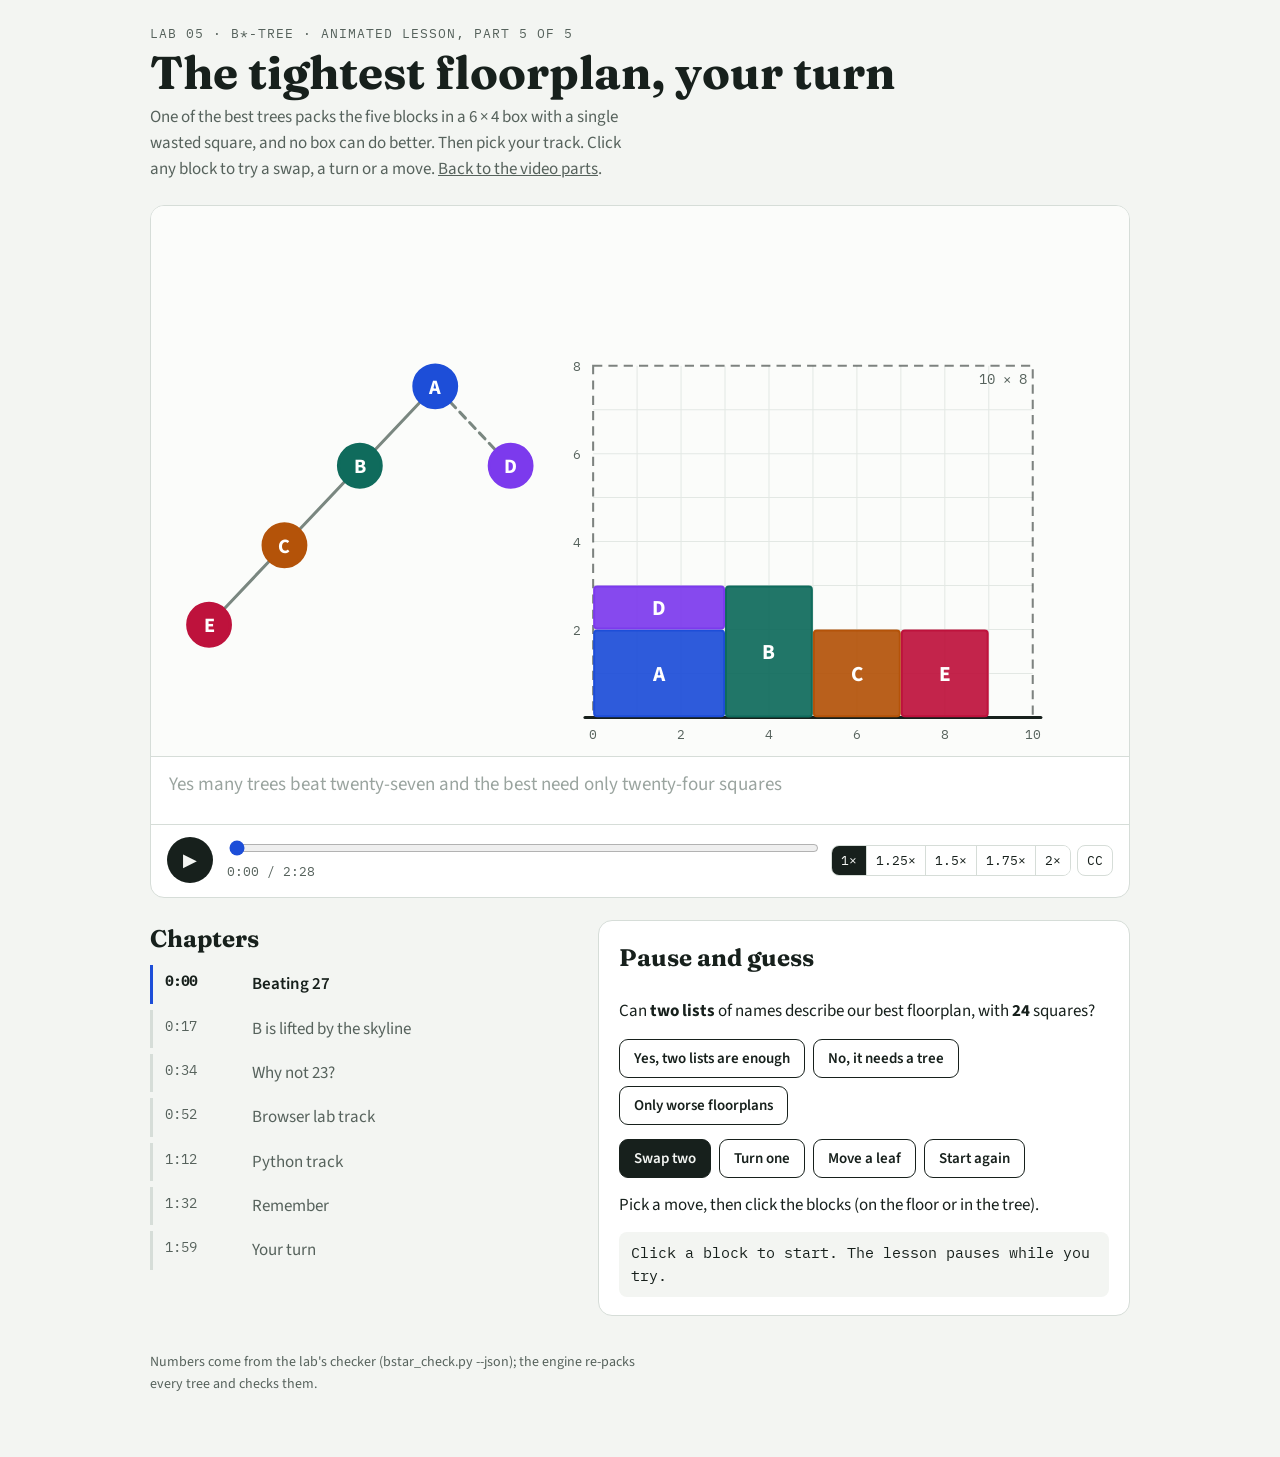
<file: docs/lessons/part-5/index.html>
<!doctype html>
<html lang="en">
<head>
<meta charset="utf-8">
<meta name="viewport" content="width=device-width, initial-scale=1, viewport-fit=cover">
<title>Lab 05 · Part 5: The tightest floorplan, your turn</title>
<meta name="claude:viewport-fit-sides" content="cover">
<style>@font-face{font-family:'Fraunces';font-weight:500;font-style:normal;font-display:swap;src:url(fonts/fraunces-latin-500-normal.woff2) format('woff2')}@font-face{font-family:'Fraunces';font-weight:700;font-style:normal;font-display:swap;src:url(fonts/fraunces-latin-700-normal.woff2) format('woff2')}@font-face{font-family:'IBM Plex Mono';font-weight:400;font-style:normal;font-display:swap;src:url(fonts/ibm-plex-mono-latin-400-normal.woff2) format('woff2')}@font-face{font-family:'IBM Plex Mono';font-weight:500;font-style:normal;font-display:swap;src:url(fonts/ibm-plex-mono-latin-500-normal.woff2) format('woff2')}@font-face{font-family:'Source Sans 3';font-weight:400;font-style:normal;font-display:swap;src:url(fonts/source-sans-3-latin-400-normal.woff2) format('woff2')}@font-face{font-family:'Source Sans 3';font-weight:600;font-style:normal;font-display:swap;src:url(fonts/source-sans-3-latin-600-normal.woff2) format('woff2')}@font-face{font-family:'Source Sans 3';font-weight:700;font-style:normal;font-display:swap;src:url(fonts/source-sans-3-latin-700-normal.woff2) format('woff2')}</style>
<style>
/* lesson.css — styles for the animated lesson player (lesson-engine.js).
   Layout: one reading column. A 16:9 stage carries the lesson; captions and transport sit under it,
   then chapters and the "your turn" bench. Group colours follow the course labs: the group holding
   the first node name is blue, the next green, then amber and rose; cut edges are red. */
:root {
  --bg: #f3f5f2;
  --surface: #ffffff;
  --ink: #17201c;
  --muted: #56625c;
  --line: #d6ddd8;
  --stage: #fbfcfa;
  --edge: #7a8780;
  --g0: #1d4ed8;
  --g1: #0f6b5c;
  --g2: #b45309;
  --g3: #9f1239;
  --cut: #dc2626;
  --heavy: #b45309;
  --copper: #a8662a;
  --unplaced: #94a3b8;
  --tint0: rgba(29, 78, 216, 0.07);
  --tint1: rgba(15, 107, 92, 0.08);
  --said: #17201c;
  --unsaid: #9aa49f;
  --mark: #fde68a;
  --display: "Fraunces", Georgia, "Times New Roman", serif;
  --body: "Source Sans 3", "Segoe UI", system-ui, sans-serif;
  --mono: "IBM Plex Mono", ui-monospace, "SFMono-Regular", Menlo, monospace;
}
@media (prefers-color-scheme: dark) {
  :root:not([data-theme="light"]) {
    --bg: #0e1412; --surface: #151d1a; --ink: #e6ece9; --muted: #9ba7a1; --line: #2a3531;
    --stage: #111916; --edge: #85938c; --g0: #6f8fff; --g1: #36b39b; --g2: #f59e0b; --g3: #fb7185;
    --cut: #f87171; --heavy: #f59e0b; --copper: #d39a5c; --unplaced: #66758a;
    --tint0: rgba(111, 143, 255, 0.10); --tint1: rgba(54, 179, 155, 0.10);
    --said: #e6ece9; --unsaid: #5f6b66; --mark: #78350f;
    color-scheme: dark;
  }
}
:root[data-theme="dark"] {
  --bg: #0e1412; --surface: #151d1a; --ink: #e6ece9; --muted: #9ba7a1; --line: #2a3531;
  --stage: #111916; --edge: #85938c; --g0: #6f8fff; --g1: #36b39b; --g2: #f59e0b; --g3: #fb7185;
  --cut: #f87171; --heavy: #f59e0b; --copper: #d39a5c; --unplaced: #66758a;
  --tint0: rgba(111, 143, 255, 0.10); --tint1: rgba(54, 179, 155, 0.10);
  --said: #e6ece9; --unsaid: #5f6b66; --mark: #78350f;
  color-scheme: dark;
}
* { box-sizing: border-box; }
body {
  background: var(--bg); color: var(--ink); font-family: var(--body); font-size: 17px; line-height: 1.55;
  padding-left: max(16px, env(safe-area-inset-left, 0px));
  padding-right: max(16px, env(safe-area-inset-right, 0px));
  padding-block: 24px 48px; margin: 0;
}
.wrap { max-width: 980px; margin: 0 auto; display: grid; gap: 22px; }
header { display: grid; gap: 6px; }
.eyebrow { font-family: var(--mono); font-size: 12.5px; letter-spacing: 0.08em; text-transform: uppercase; color: var(--muted); }
h1 { font-family: var(--display); font-weight: 700; font-size: clamp(30px, 5vw, 46px); line-height: 1.05; margin: 0; text-wrap: balance; }
.lede { margin: 0; color: var(--muted); max-width: 62ch; }
.lede a, .note a { color: inherit; }

/* ---------- player ---------- */
.player { background: var(--surface); border: 1px solid var(--line); border-radius: 14px; overflow: hidden; }
.stage { position: relative; aspect-ratio: 16 / 9; max-width: 100%; background: var(--stage); container-type: inline-size; overflow: hidden; }
.stage svg.scene { position: absolute; inset: 0; width: 100%; height: 100%; display: block; }
.layer { position: absolute; inset: 0; pointer-events: none; }
.ov { position: absolute; opacity: 0; will-change: opacity, transform; }
.ov [data-a] { display: inline-block; opacity: 0; }

.hl { font-family: var(--display); font-weight: 700; font-size: 4.3cqw; line-height: 1.08; letter-spacing: -0.01em; max-width: 60cqw; }
.hl b, .tag b, .sub b, .qcard b { color: var(--g0); font-weight: 700; }
.red { color: var(--cut); }
.sub { font-family: var(--body); font-size: 2.1cqw; color: var(--muted); font-weight: 600; margin-top: .6cqw; }
.term { display: grid; gap: .4cqw; background: var(--surface); border: 1px solid var(--line); border-radius: 1.2cqw; padding: 1.4cqw 1.8cqw; box-shadow: 0 .6cqw 2cqw rgba(0,0,0,.06); }
.term .t { font-family: var(--display); font-size: 3.4cqw; font-weight: 700; }
.term .d { font-size: 1.9cqw; color: var(--muted); }
.chip { display: inline-block; font-family: var(--mono); font-size: 2.2cqw; font-weight: 500; padding: .5cqw 1.3cqw; border-radius: 99px; border: 2px solid var(--ink); background: var(--surface); }
.tag { font-family: var(--body); font-weight: 700; font-size: 2.2cqw; background: var(--surface); border: 1px solid var(--line); border-radius: .9cqw; padding: .6cqw 1.2cqw; }
.tags { display: grid; gap: 1cqw; justify-items: start; }
.tag .n, .num { font-family: var(--mono); color: var(--heavy); }
.label { font-family: var(--display); font-weight: 700; font-size: 2.8cqw; }
.label.c0 { color: var(--g0); } .label.c1 { color: var(--g1); } .label.c2 { color: var(--g2); } .label.c3 { color: var(--g3); }
.vocab { display: grid; gap: .8cqw; font-size: 2cqw; }
.vocab div { background: var(--surface); border: 1px solid var(--line); border-radius: .8cqw; padding: .5cqw 1.1cqw; }
.vocab b { font-family: var(--display); font-size: 2.3cqw; margin-right: .6cqw; }
.eq { font-family: var(--mono); font-size: 3.4cqw; font-weight: 500; background: var(--surface); border: 1px solid var(--line); border-radius: 1cqw; padding: 1cqw 1.6cqw; white-space: nowrap; }
.eq .red { font-weight: 700; }
.stamp { font-family: var(--display); font-weight: 700; font-size: 6cqw; color: var(--cut); border: .45cqw solid var(--cut); border-radius: 1cqw; padding: .2cqw 1.6cqw; rotate: -9deg; letter-spacing: .06em; text-transform: uppercase; background: color-mix(in srgb, var(--stage) 80%, transparent); }
.bigq { width: 100cqw; }
.bigq .q { font-family: var(--display); font-size: 16cqw; font-weight: 700; line-height: 1; color: var(--muted); text-align: center; }
.bigq .hl { max-width: none; text-align: center; font-size: 3.6cqw; }
.cmp { display: grid; gap: 1cqw; background: var(--surface); border: 1px solid var(--line); border-radius: 1.4cqw; padding: 2cqw 2.4cqw; width: 62cqw; box-shadow: 0 .8cqw 3cqw rgba(0,0,0,.08); }
.cmp .row { display: grid; grid-template-columns: 1.4fr .7fr 1.3fr; align-items: baseline; gap: 1.4cqw; font-size: 2.3cqw; }
.cmp .row .k { font-family: var(--mono); font-size: 3cqw; font-weight: 500; }
.cmp .bad .k { color: var(--cut); }
.cmp .good .k { color: var(--g1); }
.qcard { background: var(--surface); border: 2px solid var(--ink); border-radius: 1.4cqw; padding: 1.6cqw 2.2cqw; width: 44cqw; display: grid; gap: .6cqw; }
.qcard .e { font-family: var(--mono); font-size: 1.7cqw; letter-spacing: .1em; text-transform: uppercase; color: var(--heavy); }
.qcard .q { font-family: var(--display); font-size: 3.1cqw; font-weight: 700; line-height: 1.15; }
.qcard .h { font-size: 1.8cqw; color: var(--muted); }
.qbtns { display: none; gap: 1cqw; pointer-events: auto; flex-wrap: wrap; }
.stage.asking .qbtns { display: flex; }
.qbtns .btn { font-size: 1.8cqw; padding: .6cqw 1.3cqw; }
.qans { color: var(--ink); font-size: 1.9cqw; }
.qans:empty { display: none; }
.thumbs { display: flex; gap: 2cqw; }
.thumb { background: var(--surface); border: 1px solid var(--line); border-radius: 1.2cqw; padding: 1cqw; display: grid; gap: .4cqw; justify-items: center; width: 22cqw; position: relative; }
.thumb svg { width: 100%; height: auto; display: block; }
.thumb .c { font-family: var(--mono); font-size: 1.75cqw; font-weight: 500; white-space: nowrap; }
.thumb.best { border: 2px solid var(--g1); }
.thumb .ok { position: absolute; top: -1.6cqw; right: -1.2cqw; background: var(--g1); color: #fff; font-weight: 700; font-size: 1.7cqw; border-radius: 99px; padding: .3cqw 1cqw; }

.counter { display: grid; justify-items: start; background: var(--surface); border: 1px solid var(--line); border-radius: 1.2cqw; padding: .9cqw 1.6cqw; min-width: 15cqw; }
.counter .l, .balance .l { font-family: var(--mono); font-size: 1.6cqw; letter-spacing: .1em; text-transform: uppercase; color: var(--muted); }
.counter .v { font-family: var(--mono); font-size: 6.2cqw; font-weight: 500; line-height: 1; font-variant-numeric: tabular-nums; }
.counter.bad .v { color: var(--cut); }
.counter.good .v { color: var(--g1); }
.balance { display: grid; gap: .8cqw; background: var(--surface); border: 1px solid var(--line); border-radius: 1.2cqw; padding: 1.2cqw 1.6cqw; width: 19cqw; }
.bars { position: relative; display: grid; grid-auto-flow: column; grid-auto-columns: 1fr; gap: 1.6cqw; height: 15cqw; align-items: end; }
.bar { background: var(--g0); border-radius: .5cqw .5cqw 0 0; height: 0; display: flex; justify-content: center; align-items: flex-start; color: #fff; font-family: var(--mono); font-size: 2cqw; padding-top: .3cqw; }
.bar.c1 { background: var(--g1); } .bar.c2 { background: var(--g2); } .bar.c3 { background: var(--g3); }
.cap { position: absolute; left: -.6cqw; right: -.6cqw; height: 0; border-top: .3cqw dashed var(--cut); opacity: 0; }
.cap span { position: absolute; right: 0; top: -2.6cqw; font-family: var(--mono); font-size: 1.5cqw; color: var(--cut); }
.verdict { font-weight: 700; font-size: 1.9cqw; min-height: 1.2em; }
.verdict.no { color: var(--cut); }
.verdict.yes { color: var(--g1); }
.banner { position: absolute; left: 2cqw; top: 2cqw; display: none; gap: 1cqw; align-items: center; pointer-events: auto; font-size: 1.9cqw; }
.stage.free .banner { display: flex; }
.banner b { font-family: var(--display); font-size: 2.6cqw; }

/* svg pieces */
.node rect { transition: fill .45s, stroke .45s; }
.g0 rect { fill: var(--g0); stroke: var(--g0); }
.g1 rect { fill: var(--g1); stroke: var(--g1); }
.g2 rect { fill: var(--g2); stroke: var(--g2); }
.g3 rect { fill: var(--g3); stroke: var(--g3); }
.nu rect { fill: var(--unplaced); stroke: var(--unplaced); }
.ncell rect { fill: var(--surface); stroke: var(--copper); stroke-width: 3; }
.node text { fill: #fff; font-family: var(--body); font-weight: 700; font-size: 21px; text-anchor: middle; dominant-baseline: central; }
.ncell text { fill: var(--ink); }
.node { cursor: pointer; }
.node:focus-visible rect { stroke: var(--ink); stroke-width: 4; }
.main { stroke: var(--edge); stroke-linecap: round; transition: stroke .35s; }
.wire { stroke: var(--copper); stroke-width: 2.2; stroke-linecap: round; }
.edge.cut .main { stroke: var(--cut); stroke-dasharray: 10 7; }
.edge.heavy .main { stroke: var(--heavy); }
.edge.pulse .main { animation: lesson-pulse 1s ease-in-out 2; }
@keyframes lesson-pulse { 50% { stroke-width: 12; } }
.wl rect { fill: var(--stage); stroke: var(--line); transition: fill .3s, stroke .3s; }
.wl text { fill: var(--ink); font-family: var(--mono); font-size: 16px; font-weight: 500; text-anchor: middle; dominant-baseline: central; }
.edge.cut .wl rect { stroke: var(--cut); }
.edge.flash .wl rect { fill: var(--mark); stroke: var(--heavy); }
.chipbody { fill: none; stroke: var(--copper); stroke-width: 3; }
.pin { fill: var(--copper); }
.divider { stroke: var(--ink); stroke-width: 2.5; stroke-dasharray: 8 8; }
.tint0 { fill: var(--tint0); }
.tint1 { fill: var(--tint1); }

/* captions */
.captions { padding: 14px 18px; border-top: 1px solid var(--line); min-height: 3.6em; font-size: 19px; line-height: 1.45; }
.captions span { color: var(--unsaid); transition: color .15s; }
.captions span.said { color: var(--said); }
.player.nocc .captions { display: none; }

/* transport */
.transport { display: grid; grid-template-columns: auto 1fr auto; gap: 10px 14px; align-items: center; padding: 12px 16px 14px; border-top: 1px solid var(--line); }
.play { width: 46px; height: 46px; border-radius: 50%; border: 0; background: var(--ink); color: var(--bg); font-size: 18px; cursor: pointer; display: grid; place-items: center; }
.scrub { display: grid; gap: 4px; min-width: 0; }
.scrub input { width: 100%; accent-color: var(--g0); }
.time { font-family: var(--mono); font-size: 13px; color: var(--muted); font-variant-numeric: tabular-nums; }
.opts { display: flex; gap: 6px; flex-wrap: wrap; justify-content: flex-end; }
.seg { display: inline-flex; border: 1px solid var(--line); border-radius: 8px; overflow: hidden; }
.seg button, .tbtn { font-family: var(--mono); font-size: 13px; padding: 6px 9px; border: 0; background: var(--surface); color: var(--ink); cursor: pointer; }
.seg button + button { border-left: 1px solid var(--line); }
.seg button[aria-pressed="true"] { background: var(--ink); color: var(--bg); }
.tbtn { border: 1px solid var(--line); border-radius: 8px; }
.tbtn[aria-pressed="false"] { color: var(--muted); text-decoration: line-through; }
button:focus-visible, input:focus-visible { outline: 3px solid var(--g0); outline-offset: 2px; }
@media (max-width: 620px) {
  .transport { grid-template-columns: auto 1fr; }
  .opts { grid-column: 1 / -1; justify-content: flex-start; }
  .captions { font-size: 16px; }
}

/* chapters + bench */
.chapters { display: grid; gap: 6px; margin: 0; padding: 0; list-style: none; }
.chapters button { width: 100%; display: grid; grid-template-columns: 4.5em 1fr; gap: 10px; text-align: left; background: none; border: 0; border-left: 3px solid var(--line); padding: 6px 12px; font: inherit; color: var(--muted); cursor: pointer; }
.chapters button .ts { font-family: var(--mono); font-size: 14px; font-variant-numeric: tabular-nums; }
.chapters button[aria-current="true"] { border-left-color: var(--g0); color: var(--ink); font-weight: 600; }
.cols { display: grid; grid-template-columns: 1fr 1.25fr; gap: 22px; align-items: start; }
@media (max-width: 760px) { .cols { grid-template-columns: 1fr; } }
h2 { font-family: var(--display); font-size: 24px; margin: 0 0 8px; }
.bench { background: var(--surface); border: 1px solid var(--line); border-radius: 14px; padding: 18px 20px; display: grid; gap: 14px; min-width: 0; }
.bench.pulse { animation: lesson-benchin 1.2s ease 2; }
@keyframes lesson-benchin { 50% { box-shadow: 0 0 0 4px color-mix(in srgb, var(--g0) 35%, transparent); } }
.bench p { margin: 0; }
.row { display: flex; gap: 8px; flex-wrap: wrap; align-items: center; }
.btn { font: 600 15px var(--body); padding: 8px 14px; border-radius: 9px; border: 1px solid var(--ink); background: var(--surface); color: var(--ink); cursor: pointer; }
.btn.primary { background: var(--ink); color: var(--bg); }
.seedbox { width: 5.5em; font: 500 15px var(--mono); padding: 7px 9px; border-radius: 8px; border: 1px solid var(--line); background: var(--bg); color: var(--ink); }
.feedback { border-left: 3px solid var(--g1); padding: 4px 0 4px 12px; }
.feedback:empty { display: none; }
.readout { font-family: var(--mono); font-size: 14.5px; background: var(--bg); border-radius: 8px; padding: 10px 12px; font-variant-numeric: tabular-nums; }
.note { font-size: 14px; color: var(--muted); max-width: 70ch; }
.ok { color: var(--g1); font-weight: 700; } .no { color: var(--cut); font-weight: 700; }
.norec .node rect, .norec .main, .norec .wl rect { transition: none !important; }
@media (prefers-reduced-motion: reduce) {
  .node rect, .main, .wl rect, .captions span { transition: none !important; }
  .edge.pulse .main, .bench.pulse { animation: none; }
}

/* ---------- floorplan scene (B*-tree + floor of blocks) ----------
   Block colours come from the lab (one fixed colour per block id, the course's paper palette) and are set inline.
   Tree links: left child = solid ("next door"), right child = dashed ("upstairs"). The skyline is amber. */
:root { --sky: #d97706; --waste: rgba(220, 38, 38, 0.10); --over: rgba(220, 38, 38, 0.13); --gridline: #e3e8e4; }
@media (prefers-color-scheme: dark) { :root:not([data-theme="light"]) { --sky: #fbbf24; --waste: rgba(248, 113, 113, 0.14); --over: rgba(248, 113, 113, 0.16); --gridline: #1f2a26; } }
:root[data-theme="dark"] { --sky: #fbbf24; --waste: rgba(248, 113, 113, 0.14); --over: rgba(248, 113, 113, 0.16); --gridline: #1f2a26; }
.fp-gridlines line { stroke: var(--gridline); stroke-width: 1; }
.fp-outline { fill: none; stroke: var(--ink); stroke-width: 2; stroke-dasharray: 9 6; opacity: .55; }
.fp-outline-lab { font-family: var(--mono); font-size: 14px; fill: var(--muted); text-anchor: end; }
.fp-floorline { stroke: var(--ink); stroke-width: 3; stroke-linecap: round; }
.fp-axis text { font-family: var(--mono); font-size: 12.5px; fill: var(--muted); text-anchor: middle; dominant-baseline: central; }
.fp-axis .fp-axis-y { text-anchor: end; }
.fp-overzone { fill: url(#fp-over); stroke: none; transition: opacity .3s; }
.fp-over-line { stroke: var(--cut); stroke-width: 2.4; opacity: .55; }
.fp-hatch-bg { fill: var(--waste); }
.fp-hatch-line { stroke: var(--cut); stroke-width: 2; opacity: .35; }
.fp-waste { fill: url(#fp-hatch); }
.fpb rect { stroke-width: 2; fill-opacity: .92; }
.fpb .fp-bid { fill: #fff; font-family: var(--body); font-weight: 700; font-size: 21px; text-anchor: middle; dominant-baseline: central; pointer-events: none; }
.fpb .fp-dim { fill: #fff; font-family: var(--mono); font-size: 12.5px; text-anchor: middle; dominant-baseline: central; opacity: .9; pointer-events: none; }
.fpb.out rect { stroke: var(--cut); stroke-width: 4; stroke-dasharray: 7 4; }
.fpb.hl rect, .fpn.hl circle:not(.fp-ring) { stroke: var(--ink); stroke-width: 4; }
.fp-sky { fill: none; stroke: var(--sky); stroke-width: 5; stroke-linejoin: round; stroke-linecap: round; }
.fp-bbox { fill: none; stroke: var(--ink); stroke-width: 2.5; stroke-dasharray: 10 6; }
.fp-bboxlab rect { fill: var(--surface); stroke: var(--ink); stroke-width: 1.5; }
.fp-bboxlab text { font-family: var(--mono); font-size: 15px; font-weight: 500; fill: var(--ink); text-anchor: middle; dominant-baseline: central; }
.fp-coords circle { fill: var(--ink); }
.fp-coords text { font-family: var(--mono); font-size: 13px; font-weight: 500; fill: var(--ink); paint-order: stroke; stroke: var(--stage); stroke-width: 4px; }
.fp-edge { stroke: var(--edge); stroke-width: 3; stroke-linecap: round; }
.fp-edge.right { stroke-dasharray: 8 6; }
.fpn circle { stroke-width: 3; }
.fpn .fp-ring { fill: none; stroke: var(--ink); stroke-width: 3; opacity: 0; }
.fpn.hl .fp-ring { opacity: 1; }
.fpn text { font-family: var(--body); font-weight: 700; font-size: 20px; text-anchor: middle; dominant-baseline: central; pointer-events: none; }
.fpk { cursor: pointer; }
.fpk:focus-visible { outline: none; }
.fpk:focus-visible rect, .fpk:focus-visible circle:not(.fp-ring) { stroke: var(--ink); stroke-width: 4; }
.fp-badges circle { fill: var(--ink); }
.fp-badges text { fill: var(--bg); font-family: var(--mono); font-size: 12.5px; font-weight: 500; text-anchor: middle; dominant-baseline: central; }
.fp-link rect { fill: var(--surface); stroke: var(--line); }
.fp-link text { font-family: var(--body); font-size: 13px; font-weight: 600; fill: var(--muted); text-anchor: middle; dominant-baseline: central; }
.fp-legal { font-family: var(--body); font-weight: 700; font-size: 1.9cqw; background: var(--surface); border: 2px solid var(--line); border-radius: .9cqw; padding: .4cqw 1.1cqw; white-space: nowrap; }
.fp-legal.yes { color: var(--g1); border-color: var(--g1); }
.fp-legal.no { color: var(--cut); border-color: var(--cut); }
.fp-counter { min-width: 17cqw; }
.fp-thumb svg { max-height: 16cqw; }
.fp-ops .btn[aria-pressed="true"] { background: var(--ink); color: var(--bg); }
.norec .fp-overzone { transition: none !important; }

</style>
</head>
<body>
<div id="lesson-root"></div>
<audio id="lesson-audio" preload="auto" src="lesson-en.m4a"></audio>
<script>
/* lesson-engine.js (v4) — animated, narrated lesson player for eda-learning labs.
 *
 * LessonEngine.mount({ sb, timing, lang, audioId?, rootId?, ui?, storageKey? })
 *   sb      storyboard (see reference/storyboard.md). sb.scene picks what is drawn on the stage:
 *             "graph"     (default) nodes, weighted edges, splits, cut counter, balance bars   (partitioning labs)
 *             "floorplan" a B*-tree next to a floor of rectangles: blocks drop in walk order onto the skyline,
 *                         swap / turn / move, bounding box, wasted squares, fits-the-outline     (floorplanning labs)
 *   timing  { lang, duration, sentences: [{ slide, text, start, end, words: [{ w, t }] }] }
 *           made by scripts/voice_build.py (edge-tts word timings) or scripts/timing_from_vtt.py
 *   lang    "en" | "fr": picks the anchor word and the text of every overlay
 *
 * Everything on screen is a pure function of the audio time t, so seeking, speed changes and frame-by-frame
 * recording all show the same picture. A new key in a track starts from wherever the previous move had got to
 * (no jumps). window.__lesson exposes the internals the checker uses.
 *
 * Layout of this file: helpers · mount() = the core (timing, anchors, tracks, show windows, overlays, captions,
 * transport, question, diagnostics) · SCENES.graph · SCENES.floorplan. A scene gets a context object `cx` from the
 * core and returns hooks (see "scene contract" in mount).
 */
(function () {
  "use strict";

  const I18N = {
    en: {
      play: "Play", pause: "Pause", position: "Position in the lesson", speed: "Playback speed", captions: "CC",
      chapters: "Chapters", yourSplit: "Your split", back: "Back to the lesson",
      paused: "Paused. You are building your own split.", turn: "Pause and guess",
      deal: "Deal a random split with seed", dealBtn: "Deal",
      clickHint: "Or click the nodes on the stage to move them from one side to the other.",
      noSplit: "No split yet. Deal a seed or click a node.", noSplitNoDeal: "No split yet. Click a node to start.",
      backMsg: "Back in the lesson. Click a node to try again.",
      cut: "cut", sides: "sides", legal: "legal", notLegal: "not legal: at most {cap} per side",
      toPlace: "still to place: {list}", cutsize: "cutsize", perSide: "cells per side", max: "max {cap}",
      think: "Take a moment to think, then pick one.", seed: "Seed {s}: ", yours: "Your split: ",
      cell: "Cell {n}: click to move it to the other side", lesson: "Animated lesson", graph: "Graph",
      verdictYes: "legal", verdictNo: "not legal",
      // floorplan scene
      fpStage: "B*-tree and floorplan", yourTree: "Your tree", fpPaused: "Paused. You are changing the tree.",
      fpHint: "Pick a move, then click the blocks (on the floor or in the tree).",
      fpStart: "Click a block to start. The lesson pauses while you try.",
      fpBack: "Back in the lesson. Click a block to try again.",
      opSwap: "Swap two", opTurn: "Turn one", opMove: "Move a leaf", opReset: "Start again",
      pickSecond: "{a} picked. Click the block to swap it with.", swapped: "Swapped {a} and {b}. ",
      turned: "Turned {a}. ", pickLeaf: "{a} has children: pick a leaf (a block with no child).",
      pickTarget: "{a} picked. Click the block it should hang from.", moved: "Moved {a} under {b} ({side}). ",
      noSlot: "{b} has no free slot. Pick another block.", sameBlock: "That is the same block.",
      tree: "tree", box: "bounding box", wasted: "wasted", fits: "fits the {w} × {h} outline",
      sticks: "sticks out of the {w} × {h} outline", sideLeft: "next door", sideRight: "upstairs",
      nextDoor: "next door", upstairs: "upstairs", blockAria: "Block {n}: click to use it in your move",
      mArea: "bounding box", mWidth: "width", mHeight: "height", mWasted: "wasted squares", mX: "{n}.x", mY: "{n}.y",
    },
    fr: {
      play: "Lecture", pause: "Pause", position: "Position dans la leçon", speed: "Vitesse de lecture", captions: "ST",
      chapters: "Chapitres", yourSplit: "Votre partition", back: "Revenir à la leçon",
      paused: "En pause. Vous construisez votre propre partition.", turn: "Faites une pause et devinez",
      deal: "Distribuer une partition au hasard avec la graine", dealBtn: "Distribuer",
      clickHint: "Ou cliquez sur les nœuds de la scène pour les changer de côté.",
      noSplit: "Pas encore de partition. Distribuez une graine ou cliquez sur un nœud.",
      noSplitNoDeal: "Pas encore de partition. Cliquez sur un nœud pour commencer.",
      backMsg: "De retour dans la leçon. Cliquez sur un nœud pour réessayer.",
      cut: "coupe", sides: "côtés", legal: "valide", notLegal: "non valide : {cap} au plus par côté",
      toPlace: "reste à placer : {list}", cutsize: "taille de coupe", perSide: "cellules par côté", max: "max {cap}",
      think: "Prenez un moment pour réfléchir, puis choisissez.", seed: "Graine {s} : ", yours: "Votre partition : ",
      cell: "Cellule {n} : cliquez pour la changer de côté", lesson: "Leçon animée", graph: "Graphe",
      verdictYes: "valide", verdictNo: "non valide",
      fpStage: "Arbre B* et plan de masse", yourTree: "Votre arbre", fpPaused: "En pause. Vous modifiez l'arbre.",
      fpHint: "Choisissez un geste, puis cliquez sur les blocs (au sol ou dans l'arbre).",
      fpStart: "Cliquez sur un bloc pour commencer. La leçon se met en pause pendant l'essai.",
      fpBack: "De retour dans la leçon. Cliquez sur un bloc pour réessayer.",
      opSwap: "Échanger deux", opTurn: "Tourner un bloc", opMove: "Déplacer une feuille", opReset: "Recommencer",
      pickSecond: "{a} choisi. Cliquez sur le bloc à échanger avec lui.", swapped: "{a} et {b} échangés. ",
      turned: "{a} tourné. ", pickLeaf: "{a} a des enfants : choisissez une feuille (un bloc sans enfant).",
      pickTarget: "{a} choisi. Cliquez sur le bloc auquel l'accrocher.", moved: "{a} accroché sous {b} ({side}). ",
      noSlot: "{b} n'a plus de place libre. Choisissez un autre bloc.", sameBlock: "C'est le même bloc.",
      tree: "arbre", box: "boîte englobante", wasted: "perdu", fits: "tient dans le contour {w} × {h}",
      sticks: "dépasse du contour {w} × {h}", sideLeft: "à côté", sideRight: "à l'étage",
      nextDoor: "à côté", upstairs: "à l'étage", blockAria: "Bloc {n} : cliquez pour l'utiliser dans votre geste",
      mArea: "boîte englobante", mWidth: "largeur", mHeight: "hauteur", mWasted: "cases perdues", mX: "{n}.x", mY: "{n}.y",
    },
  };

  const clamp = (x, a = 0, b = 1) => Math.max(a, Math.min(b, x));
  const lerp = (a, b, p) => a + (b - a) * p;
  const ease = (p) => { p = clamp(p); return p < 0.5 ? 4 * p * p * p : 1 - Math.pow(-2 * p + 2, 3) / 2; };
  const fmt = (s) => `${Math.floor(s / 60)}:${String(Math.floor(s % 60)).padStart(2, "0")}`;
  const esc = (s) => String(s).replace(/[&<>"]/g, (c) => ({ "&": "&amp;", "<": "&lt;", ">": "&gt;", '"': "&quot;" }[c]));
  const norm = (w) => w.normalize("NFD").replace(/[̀-ͯ]/g, "").toLowerCase().replace(/[^a-z0-9]/g, "");
  /** Keys a spoken word can be matched by: the whole word, and the part after an apostrophe (l'arête → arete). */
  const wordKeys = (w) => { const k = [norm(w)]; const m = w.split(/['’]/); if (m.length > 1) k.push(norm(m[m.length - 1])); return k; };
  const fill = (s, o) => s.replace(/\{(\w+)\}/g, (m, k) => (o[k] !== undefined ? o[k] : m));

  const FULL = [0, 0, 960, 540];
  const DUR_CAM = 1.3, DUR_DIM = 0.6;
  const SCENES = {};

  function mount(cfg) {
    const sb = cfg.sb, TM = cfg.timing, lang = cfg.lang || "en";
    const T = Object.assign({}, I18N[lang] || I18N.en, cfg.ui || {});
    const L = (v) => (v == null ? "" : typeof v === "string" ? v : v[lang] != null ? v[lang] : v.en != null ? v.en : "");
    const errors = [];
    const err = (m) => { errors.push(m); console.error("[lesson] " + m); };
    const reduce = matchMedia("(prefers-reduced-motion: reduce)").matches;
    const D = reduce ? 0.001 : 1;
    const sceneName = sb.scene || "graph";

    /* ---------------- timing ---------------- */
    const SENT = TM.sentences.map((s) => {
      const words = s.words.map((w) => ({ w: w.w, t: w.t, keys: wordKeys(w.w) }));
      words.forEach((w, i) => { w.e = i + 1 < words.length ? words[i + 1].t : s.end; });
      return Object.assign({}, s, { words });
    });
    const DUR = TM.duration;
    const slideSents = (n) => SENT.filter((s) => s.slide === n);

    function findWords(obj, label) {
      const needle = obj[lang] != null ? obj[lang] : null;
      if (needle == null) { err(`anchor ${label}: no "${lang}" word given`); return null; }
      const [phrase, nthTxt] = String(needle).split("#");
      const nth = nthTxt != null ? parseInt(nthTxt, 10) : obj.nth || 0;
      const toks = phrase.split(/\s+/).map(norm).filter(Boolean);
      const pool = obj.slide != null ? slideSents(obj.slide) : SENT;
      if (!pool.length) { err(`anchor ${label}: slide ${obj.slide} has no narration in this part`); return null; }
      const ws = pool.flatMap((s) => s.words);
      let hit = 0;
      for (let i = 0; i + toks.length <= ws.length; i++) {
        if (toks.every((tk, j) => ws[i + j].keys.some((k) => k.startsWith(tk)))) {
          if (hit++ === nth) return { first: ws[i], last: ws[i + toks.length - 1] };
        }
      }
      err(`anchor ${label}: "${needle}" not found in slide ${obj.slide} (${lang}). Words: ${ws.map((w) => w.w).join(" ")}`);
      return null;
    }
    const anchorCache = new Map();
    function resolve(ref, label = "") {
      if (ref == null) return 0;
      if (typeof ref === "number") return ref;
      const key = typeof ref === "string" ? ref : JSON.stringify(ref);
      if (anchorCache.has(key)) return anchorCache.get(key);
      let t = 0;
      if (typeof ref === "string") {
        const m = ref.trim().match(/^(@[\w-]+|slide:\d+(?::end)?|end|start)\s*(?:([+-])\s*([\d.]+))?$/);
        if (!m) { err(`bad time reference "${ref}" ${label}`); return 0; }
        const shift = m[2] ? (m[2] === "-" ? -1 : 1) * parseFloat(m[3]) : 0;
        const base = m[1];
        if (base[0] === "@") {
          const a = sb.anchors && sb.anchors[base.slice(1)];
          if (!a) { err(`unknown anchor ${base} ${label}`); t = 0; } else t = resolveObj(a, base);
        } else if (base === "end") t = DUR;
        else if (base === "start") t = 0;
        else {
          const [, n, e] = base.split(":");
          const ss = slideSents(+n);
          if (!ss.length) err(`slide ${n} has no narration in this part ${label}`);
          else t = e ? ss[ss.length - 1].end : ss[0].start;
        }
        t += shift;
      } else t = resolveObj(ref, label);
      anchorCache.set(key, t);
      return t;
    }
    function resolveObj(o, label) {
      const hit = findWords(o, label);
      if (!hit) { const ss = o.slide != null ? slideSents(o.slide) : []; return (ss[0] ? ss[0].start : 0) + (o.shift || 0); }
      return (o.edge === "end" ? hit.last.e : hit.first.t) + (o.shift || 0);
    }

    /* ---------------- text markup: {piece@ref} appears at its own time, **x** accent, !!x!! red, ##x## number --- */
    function md(s) {
      let h = esc(s);
      h = h.replace(/\{([^{}@]+)@([^{}]+)\}/g, (m, piece, ref) => {
        ref = ref.trim();
        if (!/^(slide:|start|end|@)/.test(ref)) ref = "@" + ref; // {piece@name} means the anchor @name
        return `<span data-a="${resolve(ref, `(text "${piece}")`).toFixed(3)}">${piece}</span>`;
      });
      h = h.replace(/\*\*(.+?)\*\*/g, "<b>$1</b>").replace(/!!(.+?)!!/g, '<span class="red">$1</span>').replace(/##(.+?)##/g, '<span class="num">$1</span>');
      return h;
    }

    /* ---------------- scene contract ----------------
     * SCENES[name](cx) returns {
     *   tracks: { name: { init, conv(v)->value, dur, mix(a,b,p)|null (null = step track) } }   (in key order)
     *   claims: [{ claim, got, ok }]
     *   ready()                          after tracks and show windows exist (cx.track, cx.seg, cx.win are usable)
     *   svgLabel, bannerText, pausedText
     *   benchHtml()                      HTML of the "your turn" box below the question (must hold .readout)
     *   buildSvg()                       draw the scene's SVG under the overlays
     *   buildWidgets()                   counters etc. on top of the overlays (cx.widget)
     *   render(t, free)                  draw the scene at time t (free = the scene's own try-it state or null)
     *   bindBench()                      wire the bench buttons and stage clicks
     *   thumb(item)                      HTML for one "thumbs" overlay item
     *   boxes(stageRect, sx, sy, cam)    [{ kind: "node", label, x, y, w, h }] of what text must not cover
     *   freeCamera                       camera used while the learner tries (default FULL)
     *   leaveFree()                      called when the lesson resumes
     * } */
    const cx = { sb, lang, T, L, err, resolve, md, esc, fill, D, reduce, lerp, ease, clamp, FULL, FREE: null };
    if (!SCENES[sceneName]) { err(`unknown scene "${sceneName}"`); }
    const scene = (SCENES[sceneName] || SCENES.graph)(cx);
    const claims = scene.claims || [];

    /* ---------------- tracks ---------------- */
    const cam = (v) => {
      if (v == null || v === "full") return FULL;
      const c = sb.cameras && sb.cameras[v] != null ? sb.cameras[v] : v;
      if (!Array.isArray(c) || c.length !== 3) { err(`bad camera ${JSON.stringify(v)}`); return FULL; }
      const [cxx, cy, w0] = c, w = Math.min(w0, 960), h = (w * 9) / 16;
      return [clamp(cxx - w / 2, 0, 960 - w), clamp(cy - h / 2, 0, 540 - h), w, h]; // a shot never shows past the scene
    };
    const mixArr = (a, b, p) => a.map((v, i) => lerp(v, b[i], p));
    cx.mixArr = mixArr;
    const SPEC = Object.assign({}, scene.tracks);
    // camera and dim are common to every scene; keep the scene's order (it decides the checker's report order)
    if (!SPEC.camera) SPEC.camera = { init: "full", conv: cam, dur: DUR_CAM, mix: mixArr };
    if (!SPEC.dim) SPEC.dim = { init: 1, conv: (v) => +v, dur: DUR_DIM, mix: lerp };
    for (const k of Object.keys(SPEC)) if (SPEC[k].conv === "camera") SPEC[k].conv = cam;
    const init = {};
    for (const k of Object.keys(SPEC)) init[k] = SPEC[k].init;
    Object.assign(init, sb.initial || {});
    const tracks = {};
    for (const k of Object.keys(SPEC)) tracks[k] = [[0, SPEC[k].conv(init[k]), "initial"]];
    (sb.timeline || []).forEach((item, i) => {
      const t = resolve(item.at, `(timeline #${i})`);
      let used = false;
      for (const k of Object.keys(SPEC)) if (k in item) { tracks[k].push([t, SPEC[k].conv(item[k]), item.at]); used = true; }
      for (const k of Object.keys(item)) if (k !== "at" && !(k in SPEC)) err(`timeline #${i}: unknown key "${k}" for the ${sceneName} scene`);
      if (!used) err(`timeline #${i}: nothing to change`);
    });
    for (const k of Object.keys(tracks)) tracks[k].sort((a, b) => a[0] - b[0]);

    const memo = new Map();
    function sampler(name, dur, mix) {
      if (memo.has(name)) return memo.get(name);
      const list = tracks[name], startVal = [];
      const valAt = (t) => {
        let i = -1;
        for (let k = 0; k < list.length; k++) { if (list[k][0] <= t) i = k; else break; }
        if (i <= 0) return list[0][1];
        if (startVal[i] === undefined) startVal[i] = valAt(list[i][0] - 1e-6);
        return mix(startVal[i], list[i][1], ease((t - list[i][0]) / (dur * D)));
      };
      memo.set(name, valAt);
      return valAt;
    }
    /** A track's value at t (interpolated), or for step tracks the segment { cur, prev, t0, i }. */
    cx.track = (name) => sampler(name, SPEC[name].dur, SPEC[name].mix);
    cx.seg = (name, t) => {
      const list = tracks[name]; let i = 0;
      for (let k = 0; k < list.length; k++) if (list[k][0] <= t) i = k;
      return { cur: list[i][1], prev: i > 0 ? list[i - 1][1] : list[i][1], t0: list[i][0], i };
    };
    cx.keys = (name) => tracks[name];
    const camAt = cx.track("camera");

    /* ---------------- show windows ---------------- */
    const WIN = {};
    (sb.show || []).forEach((w, i) => {
      const a = resolve(w.from, `(show ${w.show} #${i})`), b = w.to == null ? 1e9 : resolve(w.to, `(show ${w.show} #${i})`);
      if (b <= a) err(`show ${w.show} #${i}: ends (${b.toFixed(2)}s) before it starts (${a.toFixed(2)}s)`);
      (WIN[w.show] = WIN[w.show] || []).push(Object.assign({}, w, { a, b, edges: (w.edges || []).map((e) => e.replace(/\s/g, "")), stagger: w.stagger || 0 }));
    });
    cx.WIN = WIN;
    cx.win = (name, t) => (WIN[name] || []).find((w) => t >= w.a && t < w.b);
    cx.wins = (name, t) => (WIN[name] || []).filter((w) => t >= w.a && t < w.b);
    if (scene.ready) scene.ready();

    /* ---------------- DOM ---------------- */
    const root = document.getElementById(cfg.rootId || "lesson-root");
    const qa = sb.question;
    root.innerHTML = `
<div class="wrap">
  <header>
    <div class="eyebrow">${esc(L(sb.eyebrow))}</div>
    <h1>${esc(L(sb.title))}</h1>
    ${sb.lede ? `<p class="lede">${L(sb.lede)}</p>` : ""}
  </header>
  <section class="player" aria-label="${esc(T.lesson)}">
    <div class="stage scene-${esc(sceneName)}">
      <svg class="scene" viewBox="0 0 960 540" role="img" aria-label="${esc(scene.svgLabel || T.graph)}"></svg>
      <div class="layer"></div>
      <div class="banner"><b>${esc(scene.bannerText || T.yourSplit)}</b><button class="btn" type="button" data-act="back">${esc(T.back)}</button></div>
    </div>
    <div class="captions" aria-live="off"></div>
    <div class="transport">
      <button class="play" type="button" aria-label="${esc(T.play)}">▶</button>
      <div class="scrub"><input type="range" min="0" max="${DUR}" step="0.01" value="0" aria-label="${esc(T.position)}"><div class="time">0:00 / ${fmt(DUR)}</div></div>
      <div class="opts"><div class="seg" role="group" aria-label="${esc(T.speed)}"></div><button class="tbtn" type="button" aria-pressed="true">${esc(T.captions)}</button></div>
    </div>
  </section>
  <div class="cols">
    <section aria-label="${esc(T.chapters)}"><h2>${esc(T.chapters)}</h2><ul class="chapters"></ul></section>
    <section class="bench" aria-label="${esc(T.turn)}">
      <h2>${esc(T.turn)}</h2>
      ${qa ? `<p>${md(L(qa.text))}</p><div class="row bench-opts"></div><p class="feedback"></p>` : ""}
      ${scene.benchHtml()}
    </section>
  </div>
  ${sb.note ? `<p class="note">${L(sb.note)}</p>` : ""}
</div>`;
    const $ = (sel) => root.querySelector(sel);
    const stage = $(".stage"), svg = $("svg.scene"), layer = $(".layer");
    const NS = "http://www.w3.org/2000/svg";
    const mk = (tag, attrs = {}, parent = svg) => { const e = document.createElementNS(NS, tag); for (const k in attrs) e.setAttribute(k, attrs[k]); parent.appendChild(e); return e; };
    Object.assign(cx, { root, $, stage, svg, layer, mk, NS });
    scene.buildSvg();

    const BUILD = {
      headline: (o) => `<div class="hl"${o.size ? ` style="font-size:${+o.size}cqw"` : ""}>${md(L(o.text))}</div>${o.sub ? `<div class="sub">${md(L(o.sub))}</div>` : ""}`,
      term: (o) => `<div class="term"><span class="t">${md(L(o.text))}</span><span class="d">${md(L(o.sub))}</span></div>`,
      chip: (o) => `<span class="chip">${md(L(o.text))}</span>`,
      tag: (o) => `<div class="tag">${md(L(o.text))}</div>`,
      tags: (o) => `<div class="tags">${o.items.map((it) => `<div class="tag"${it.at ? ` data-a="${resolve(it.at, "(tags)").toFixed(3)}"` : ""}>${md(L(it.text))}</div>`).join("")}</div>`,
      label: (o) => `<span class="label c${o.color || 0}">${md(L(o.text))}</span>`,
      vocab: (o) => `<div class="vocab">${o.items.map((it) => `<div${it.at ? ` data-a="${resolve(it.at, "(vocab)").toFixed(3)}"` : ""}><b>${esc(L(it.k))}</b>${md(L(it.text))}</div>`).join("")}</div>`,
      eq: (o) => `<div class="eq">${md(L(o.text))}</div>`,
      stamp: (o) => `<div class="stamp">${md(L(o.text))}</div>`,
      bigq: (o) => `<div class="bigq"><div class="q">?</div><div class="hl">${md(L(o.text))}</div></div>`,
      compare: (o) => `<div class="cmp">${o.rows.map((r) => `<div class="row ${r.tone || ""}"><span>${md(L(r.label))}</span><span class="k">${md(L(r.value))}</span><span>${md(L(r.note))}</span></div>`).join("")}</div>`,
      thumbs: (o) => `<div class="thumbs">${o.items.map((it) => scene.thumb(it)).join("")}</div>`,
      question: () => `<div class="qcard"><span class="e">${esc(T.turn)}</span><span class="q">${md(L(qa && qa.text))}</span><span class="h qh">${esc(L(qa && qa.hint) || T.think)}</span><span class="qbtns">${(qa ? qa.options : []).map((op, i) => `<button class="btn" type="button" data-q="${i}">${esc(L(op.label))}</button>`).join("")}</span><span class="h qans"></span></div>`,
      html: (o) => L(o.html),
    };
    const OV = (sb.overlays || []).map((o, i) => {
      const lab = `(overlay #${i} ${o.type})`;
      const a = resolve(o.from, lab), b = o.to == null ? 1e9 : resolve(o.to, lab);
      if (b <= a) err(`overlay #${i} (${o.type}) ends (${b.toFixed(2)}s) before it starts (${a.toFixed(2)}s)`);
      const d = document.createElement("div");
      d.className = "ov ov-" + o.type; d.style.left = (o.x || 0) + "%"; d.style.top = (o.y || 0) + "%";
      if (o.width) d.style.width = o.width + "cqw";
      if (!BUILD[o.type]) err(`overlay #${i}: unknown type ${o.type}`);
      d.innerHTML = BUILD[o.type] ? BUILD[o.type](o) : "";
      layer.appendChild(d);
      const label = (d.textContent || "").trim().replace(/\s+/g, " ").slice(0, 48);
      return { a, b, d, label, type: o.type, parts: [...d.querySelectorAll("[data-a]")].map((e) => ({ e, t: +e.dataset.a })) };
    });
    cx.widget = (cls, pos, html) => {
      const d = document.createElement("div"); d.className = "ov " + cls; d.style.left = pos.x + "%"; d.style.top = pos.y + "%";
      d.innerHTML = html; layer.appendChild(d); return d;
    };
    const widgetEls = scene.buildWidgets() || [];

    /* ---------------- render ---------------- */
    let lastCam = FULL;
    const setOp = (el, v) => { el.style.opacity = v; };
    const fadeIn = reduce ? 0.01 : 0.35, fadeOut = reduce ? 0.01 : 0.25;
    function ovStyle(el, t, a, b) {
      const on = t >= a && t < b, o = on ? Math.min(clamp((t - a) / fadeIn), clamp((b - t) / fadeOut)) : 0;
      el.style.opacity = o;
      el.style.transform = on && !reduce ? `translateY(${((1 - ease((t - a) / 0.5)) * 0.8).toFixed(3)}cqw)` : "none";
      return on;
    }
    Object.assign(cx, { setOp, ovStyle });
    function render(t) {
      const F = cx.FREE;
      const C = F ? (scene.freeCamera || FULL) : camAt(t);
      lastCam = C;
      svg.setAttribute("viewBox", C.map((v) => v.toFixed(1)).join(" "));
      scene.render(t, F, "scene");
      for (const o of OV) {
        const on = !F && ovStyle(o.d, t, o.a, o.b);
        if (F) { o.d.style.opacity = 0; }
        for (const p of o.parts) {
          const po = on && t >= p.t ? clamp((t - p.t) / (reduce ? 0.01 : 0.3)) : 0;
          p.e.style.opacity = po;
          p.e.style.transform = po > 0 && po < 1 && !reduce ? `translateY(${((1 - po) * 0.6).toFixed(3)}cqw)` : "none";
        }
      }
      scene.render(t, F, "widgets");
      renderCaptions(t);
      renderTransport(t);
    }
    cx.render = (t) => render(t == null ? au.currentTime : t);

    /* ---------------- captions ---------------- */
    const capEl = $(".captions");
    let capIdx = -2;
    function renderCaptions(t) {
      if (cx.FREE) { if (capIdx !== -3) { capEl.textContent = scene.pausedText || T.paused; capIdx = -3; } return; }
      let i = -1;
      for (let k = 0; k < SENT.length; k++) if (SENT[k].start <= t) i = k;
      if (i < 0) i = 0;
      if (i !== capIdx) {
        capEl.innerHTML = "";
        SENT[i].words.forEach((w) => { const s = document.createElement("span"); s.textContent = w.w + " "; capEl.appendChild(s); });
        capIdx = i;
      }
      [...capEl.children].forEach((s, k) => s.classList.toggle("said", t >= SENT[i].words[k].t));
    }

    /* ---------------- transport ---------------- */
    const au = document.getElementById(cfg.audioId || "lesson-audio");
    cx.au = au;
    const playBtn = $(".play"), scrub = $(".scrub input"), timeEl = $(".time");
    const CHAP = (sb.chapters || []).map((c, i) => ({ t0: resolve(c.at, `(chapter #${i})`), title: L(c.title) }));
    const chapBtns = CHAP.map((c) => {
      const li = document.createElement("li"), b = document.createElement("button");
      b.type = "button"; b.innerHTML = `<span class="ts">${fmt(c.t0)}</span><span>${esc(c.title)}</span>`;
      b.addEventListener("click", () => { seek(c.t0 + 0.01); play(); });
      li.appendChild(b); $(".chapters").appendChild(li); return { t0: c.t0, b };
    });
    function renderTransport(t) {
      if (document.activeElement !== scrub) scrub.value = t;
      timeEl.textContent = `${fmt(t)} / ${fmt(DUR)}`;
      let cur = 0; chapBtns.forEach((c, i) => { if (t >= c.t0) cur = i; });
      chapBtns.forEach((c, i) => c.b.setAttribute("aria-current", String(i === cur && !cx.FREE)));
    }
    const QT = qa ? resolve(qa.at || "end", "(question)") : null;
    let asked = false, raf = 0;
    function loop() {
      if (QT != null && !asked && !au.paused && au.currentTime >= QT) { asked = true; au.pause(); au.currentTime = QT; stage.classList.add("asking"); }
      render(au.currentTime);
      if (!au.paused) raf = requestAnimationFrame(loop);
    }
    function resetAsk(t) { if (QT != null && t < QT - 0.05) { asked = false; stage.classList.remove("asking"); const a = layer.querySelector(".qans"); if (a) a.textContent = ""; } }
    function play() {
      if (cx.FREE) cx.leaveFree();
      if (au.ended || au.currentTime >= DUR - 0.05) { au.currentTime = 0; resetAsk(0); }
      const p = au.play(); if (p && p.catch) p.catch(() => {});
    }
    function seek(t) { if (cx.FREE) cx.leaveFree(); au.currentTime = clamp(t, 0, DUR); resetAsk(au.currentTime); render(au.currentTime); }
    playBtn.addEventListener("click", () => (au.paused ? play() : au.pause()));
    au.addEventListener("play", () => { playBtn.textContent = "❚❚"; playBtn.setAttribute("aria-label", T.pause); cancelAnimationFrame(raf); loop(); });
    au.addEventListener("pause", () => { playBtn.textContent = "▶"; playBtn.setAttribute("aria-label", T.play); render(au.currentTime); });
    au.addEventListener("seeked", () => render(au.currentTime));
    au.addEventListener("ended", () => { const b = $(".bench"); b.classList.remove("pulse"); void b.offsetWidth; b.classList.add("pulse"); });
    scrub.addEventListener("input", () => { if (cx.FREE) cx.leaveFree(); au.currentTime = +scrub.value; resetAsk(+scrub.value); render(+scrub.value); });
    document.addEventListener("keydown", (e) => {
      const a = document.activeElement;
      if (e.code === "Space" && !/INPUT|BUTTON|TEXTAREA|SELECT/.test(a.tagName) && !(a.closest && a.closest(".node, .fpk"))) { e.preventDefault(); au.paused ? play() : au.pause(); }
    });
    const SPEEDS = [1, 1.25, 1.5, 1.75, 2], KEY = cfg.storageKey || "lesson-speed";
    let rate = 1;
    try { const r = parseFloat(localStorage.getItem(KEY)); if (SPEEDS.includes(r)) rate = r; } catch (e) { /* storage blocked */ }
    const speedBtns = SPEEDS.map((r) => {
      const b = document.createElement("button"); b.type = "button"; b.textContent = r + "×";
      b.addEventListener("click", () => setRate(r)); $(".seg").appendChild(b); return { r, b };
    });
    function setRate(r) {
      rate = r; au.playbackRate = r; au.preservesPitch = true;
      speedBtns.forEach((x) => x.b.setAttribute("aria-pressed", String(x.r === r)));
      try { localStorage.setItem(KEY, String(r)); } catch (e) { /* storage blocked */ }
    }
    setRate(rate);
    au.addEventListener("loadedmetadata", () => setRate(rate));
    const ccBtn = $(".tbtn"), playerEl = $(".player");
    ccBtn.addEventListener("click", () => { const on = ccBtn.getAttribute("aria-pressed") !== "true"; ccBtn.setAttribute("aria-pressed", String(on)); playerEl.classList.toggle("nocc", !on); });

    /* ---------------- your turn ---------------- */
    cx.readout = $(".readout");
    cx.enterFree = (state) => { au.pause(); cx.FREE = state; stage.classList.add("free"); render(au.currentTime); };
    cx.leaveFree = () => { cx.FREE = null; stage.classList.remove("free"); if (scene.leaveFree) scene.leaveFree(); render(au.currentTime); };
    root.querySelector('[data-act="back"]').addEventListener("click", () => cx.leaveFree());
    scene.bindBench();
    if (qa) {
      const fb = $(".feedback"), opts = $(".bench-opts");
      qa.options.forEach((op) => {
        const b = document.createElement("button"); b.type = "button"; b.className = "btn"; b.textContent = L(op.label);
        b.addEventListener("click", () => { fb.innerHTML = md(L(op.reply)); }); opts.appendChild(b);
      });
      layer.querySelectorAll(".qbtns button").forEach((b) => b.addEventListener("click", () => {
        const op = qa.options[+b.dataset.q];
        layer.querySelector(".qans").innerHTML = md(L(op.reply));
        stage.classList.remove("asking");
        const p = au.play(); if (p && p.catch) p.catch(() => {});
      }));
    }

    /* ---------------- diagnostics for scripts/check_lesson.py ---------------- */
    function stageRect(el) {
      const s = stage.getBoundingClientRect(), r = el.getBoundingClientRect();
      return { x: r.left - s.left, y: r.top - s.top, w: r.width, h: r.height };
    }
    window.__lesson = {
      render, duration: DUR, errors, claims, lang, scene: sceneName,
      tracks: Object.fromEntries(Object.entries(tracks).map(([k, v]) => [k, v.map((x) => [x[0], typeof x[2] === "string" ? x[2] : JSON.stringify(x[2])])])),
      moveSeconds: Object.fromEntries(Object.keys(SPEC).map((k) => [k, SPEC[k].checkDur != null ? SPEC[k].checkDur : SPEC[k].dur])),
      overlays: OV.map((o) => ({ a: o.a, b: o.b, label: o.label, type: o.type })),
      sentences: SENT.map((s) => ({ slide: s.slide, start: s.start, end: s.end, text: s.text })),
      question: QT,
      boxes() {
        const s = stage.getBoundingClientRect(), out = [];
        const sx = s.width / lastCam[2], sy = s.height / lastCam[3];
        for (const b of scene.boxes(s, sx, sy, lastCam)) {
          if (b.x + b.w < 0 || b.y + b.h < 0 || b.x > s.width || b.y > s.height) continue;
          out.push(b);
        }
        [...OV.map((o) => ({ d: o.d, label: o.label })), ...widgetEls].forEach((o) => {
          // fully shown text only, not mid-fade
          if (+o.d.style.opacity > 0.9) { const r = stageRect(o.d.firstElementChild || o.d); out.push({ kind: "overlay", label: o.label, x: r.x, y: r.y, w: r.w, h: r.h }); }
        });
        return { stage: { w: s.width, h: s.height }, boxes: out };
      },
      setRecording(on) { root.classList.toggle("norec", !!on); },
    };
    if (scene.expose) Object.assign(window.__lesson, scene.expose());
    if (errors.length) console.error(`[lesson] ${errors.length} problem(s); see window.__lesson.errors`);
    render(0);
  }

  /* =====================================================================================================
   * Scene "graph": weighted graph, splits, cut counter, balance bars (partitioning labs). Unchanged from v3.
   * ===================================================================================================== */
  SCENES.graph = function (cx) {
    const { sb, T, L, err, resolve, esc, fill, D, lerp, ease, clamp, FULL } = cx;
    const DUR_POSE = 1.1, DUR_SHAPE = 0.9, DUR_WIRES = 1.0, DUR_COUNT = 1.2;
    if (!sb.graph) { err('the graph scene needs "graph" in the storyboard'); sb.graph = { nodes: [], edges: [] }; }
    if (!sb.poses) { err('the graph scene needs "poses" in the storyboard'); sb.poses = { base: {} }; }
    const NODES = sb.graph.nodes.slice();
    const EDGES = sb.graph.edges.map((e) => (Array.isArray(e) ? e : [e.u, e.v, e.w]));
    const K = sb.graph.groups || 2;
    const CAP = sb.graph.cap != null ? sb.graph.cap : Math.ceil(NODES.length / K);
    const names = (g) => (g.includes(",") ? g.split(",").map((x) => x.trim()) : g.trim().split(""));
    function parseSplit(v) {
      if (v == null || v === "none" || v === "") return null;
      const s = sb.splits && sb.splits[v] != null ? sb.splits[v] : v;
      const asn = Object.fromEntries(NODES.map((n) => [n, null]));
      s.split("|").forEach((g, gi) => names(g).filter(Boolean).forEach((n) => {
        if (!(n in asn)) err(`split "${s}": unknown node ${n}`); else asn[n] = gi;
      }));
      return asn;
    }
    /** Colour rank of each group: the group holding the first node name is 0 (blue), and so on. */
    function colourOf(asn) {
      const firsts = new Map();
      for (const n of [...NODES].sort()) if (asn[n] != null && !firsts.has(asn[n])) firsts.set(asn[n], firsts.size);
      return firsts;
    }
    function cutOf(asn) {
      if (!asn) return null;
      let c = 0;
      for (const [u, v, w] of EDGES) if (asn[u] != null && asn[v] != null && asn[u] !== asn[v]) c += w;
      return c;
    }
    function sizes(asn) {
      const out = Array(K).fill(0); if (!asn) return out;
      const col = colourOf(asn);
      for (const n of NODES) if (asn[n] != null) { const c = col.get(asn[n]); if (c < K) out[c]++; }
      return out;
    }
    function legal(asn) {
      if (!asn || NODES.some((n) => asn[n] == null)) return false;
      const s = sizes(asn);
      return s.every((x) => x > 0 && x <= CAP);
    }
    function partsStr(asn) {
      const col = colourOf(asn), groups = [];
      for (const n of [...NODES].sort()) if (asn[n] != null) { const c = col.get(asn[n]); (groups[c] = groups[c] || []).push(n); }
      return groups.map((g) => g.join("")).join(" | ");
    }
    /* The course's random dealer (Lab 03): mulberry32, two warm-up draws, Fisher–Yates over sorted names. */
    function mulberry32(seed) {
      let t = seed >>> 0;
      return function next() {
        t += 0x6d2b79f5;
        let r = Math.imul(t ^ (t >>> 15), 1 | t);
        r ^= r + Math.imul(r ^ (r >>> 7), 61 | r);
        return ((r ^ (r >>> 14)) >>> 0) / 4294967296;
      };
    }
    function randomSplit(seed) {
      const order = [...NODES].sort();
      const rng = mulberry32(seed); rng(); rng();
      for (let i = order.length - 1; i > 0; i--) { const j = Math.floor(rng() * (i + 1)); [order[i], order[j]] = [order[j], order[i]]; }
      const left = new Set(order.slice(0, Math.floor(order.length / 2)));
      return Object.fromEntries(NODES.map((n) => [n, left.has(n) ? 0 : 1]));
    }

    /* claims: every number the narration or the text states, checked against the rules above */
    const claims = [];
    for (const c of sb.claims || []) {
      const asn = c.deal != null ? randomSplit(c.deal) : parseSplit(c.split);
      const got = { split: asn ? partsStr(asn) : null, cut: cutOf(asn), legal: legal(asn) };
      const want = parseSplit(c.split);
      const okSplit = c.split == null || (c.deal == null) || (want && partsStr(want) === got.split);
      const okCut = c.cut == null || c.cut === got.cut;
      const okLegal = c.legal == null || c.legal === got.legal;
      const ok = okSplit && okCut && okLegal;
      claims.push({ claim: c, got, ok });
      if (!ok) err(`claim failed: ${JSON.stringify(c)} -> ${JSON.stringify(got)}`);
    }

    const POSES = sb.poses;
    for (const [pn, p] of Object.entries(POSES)) for (const n of NODES) if (!p[n]) err(`pose ${pn} has no position for ${n}`);
    const firstPose = Object.keys(POSES)[0];
    const mixPose = (a, b, p) => { const o = {}; for (const n of NODES) o[n] = cx.mixArr(a[n], b[n], p); return o; };
    const tracks = {
      pose: { init: firstPose, conv: (v) => { if (!POSES[v]) { err(`unknown pose ${v}`); return POSES[firstPose]; } return POSES[v]; }, dur: DUR_POSE, mix: mixPose },
      split: { init: null, conv: (v) => v, dur: DUR_COUNT, mix: null },
      camera: { init: "full", conv: "camera", dur: 1.3, mix: (a, b, p) => cx.mixArr(a, b, p) },
      shape: { init: "node", conv: (v) => (v === "cell" ? 0 : 1), dur: DUR_SHAPE, mix: lerp },
      wires: { init: false, conv: (v) => (v ? 1 : 0), dur: DUR_WIRES, mix: lerp },
      dim: { init: 1, conv: (v) => +v, dur: 0.6, mix: lerp },
    };
    let posAt, shapeAt, wiresAt, dimAt;
    const win = (name, t) => cx.win(name, t);
    const edgeIn = (w, u, v) => w && (w.edges.length === 0 || w.edges.includes(`${u}-${v}`) || w.edges.includes(`${v}-${u}`));
    /** Edge styles (heavy, pulse, flash): several windows can be open at once, each for its own edges. */
    const edgeOn = (name, t, u, v) => (cx.WIN[name] || []).some((w) => t >= w.a && t < w.b && edgeIn(w, u, v));
    function splitSeg(t) { return cx.seg("split", t); }
    function shownCut(t) {
      const s = splitSeg(t), c1 = cutOf(parseSplit(s.cur)), c0 = cutOf(parseSplit(s.prev));
      if (c1 == null) return null;
      if (c0 == null) return c1;
      return Math.round(lerp(c0, c1, ease((t - s.t0) / (DUR_COUNT * D))));
    }

    let halves, divider, chip, graph, edgeEls, nodeEls, counter, cv, cbox, balance, bars, capLine, verdict, lastP = null;
    const S = {
      tracks, claims,
      svgLabel: T.graph, bannerText: T.yourSplit, pausedText: T.paused,
      ready() { posAt = cx.track("pose"); shapeAt = cx.track("shape"); wiresAt = cx.track("wires"); dimAt = cx.track("dim"); },
      benchHtml() {
        return `${sb.bench && sb.bench.deal ? `<div class="row"><label for="lesson-seed">${esc(T.deal)}</label><input class="seedbox" id="lesson-seed" type="number" min="0" max="999" value="${sb.bench.seed != null ? sb.bench.seed : 3}"><button class="btn primary" type="button" data-act="deal">${esc(T.dealBtn)}</button></div>` : ""}
      <p>${esc(T.clickHint)}</p>
      <div class="readout">${esc(sb.bench && sb.bench.deal ? T.noSplit : T.noSplitNoDeal)}</div>`;
      },
      buildSvg() {
        const { mk } = cx;
        const divX = (sb.divider && sb.divider.x) || 570;
        halves = mk("g");
        mk("rect", { class: "tint0", x: 0, y: 0, width: divX, height: 540 }, halves);
        mk("rect", { class: "tint1", x: divX, y: 0, width: 960 - divX, height: 540 }, halves);
        divider = mk("line", { class: "divider", x1: divX, y1: 110, x2: divX, y2: 525 });
        const chipBox = sb.chip || { x: 175, y: 120, w: 610, h: 395 };
        chip = mk("g");
        mk("rect", { class: "chipbody", x: chipBox.x, y: chipBox.y, width: chipBox.w, height: chipBox.h, rx: 18 }, chip);
        const pins = Math.max(4, Math.floor((chipBox.w - 40) / 48));
        for (let i = 0; i < pins; i++) {
          mk("rect", { class: "pin", x: chipBox.x + 30 + i * 48, y: chipBox.y - 14, width: 14, height: 14, rx: 2 }, chip);
          mk("rect", { class: "pin", x: chipBox.x + 30 + i * 48, y: chipBox.y + chipBox.h, width: 14, height: 14, rx: 2 }, chip);
        }
        graph = mk("g");
        edgeEls = EDGES.map(([u, v, w]) => {
          const g = mk("g", { class: "edge" }, graph);
          const wires = Array.from({ length: Math.min(w, 9) }, () => mk("line", { class: "wire" }, g));
          const main = mk("line", { class: "main" }, g);
          const wl = mk("g", { class: "wl" }, g);
          mk("rect", { x: -14, y: -12, width: 28, height: 24, rx: 6 }, wl);
          mk("text", { x: 0, y: 1 }, wl).textContent = String(w);
          return { u, v, w, g, wires, main, wl };
        });
        nodeEls = NODES.map((n) => {
          const g = mk("g", { class: "node nu", tabindex: 0, role: "button", "aria-label": fill(T.cell, { n }) }, graph);
          const r = mk("rect", {}, g);
          const t = mk("text", { x: 0, y: 1 }, g); t.textContent = n;
          g.addEventListener("click", () => clickNode(n));
          g.addEventListener("keydown", (ev) => { if (ev.key === "Enter" || ev.key === " ") { ev.preventDefault(); clickNode(n); } });
          return { n, g, r, t };
        });
      },
      buildWidgets() {
        const W = sb.widgets || {};
        counter = cx.widget("ov-counter", W.counter || { x: 81, y: 68 }, `<div class="counter"><span class="l">${esc(T.cutsize)}</span><span class="v">0</span></div>`);
        cv = counter.querySelector(".v"); cbox = counter.querySelector(".counter");
        balance = cx.widget("ov-balance", W.balance || { x: 77, y: 26 }, `<div class="balance"><span class="l">${esc(T.perSide)}</span><div class="bars">${Array.from({ length: K }, (_, i) => `<div class="bar c${i}"></div>`).join("")}<div class="cap"><span>${esc(fill(T.max, { cap: CAP }))}</span></div></div><span class="verdict"></span></div>`);
        bars = balance.querySelectorAll(".bar"); capLine = balance.querySelector(".cap"); verdict = balance.querySelector(".verdict");
        capLine.style.bottom = (CAP / NODES.length) * 100 + "%";
        return [{ d: counter, label: "counter" }, { d: balance, label: "balance" }];
      },
      render(t, F, layer) {
        const setOp = cx.setOp;
        const asn = F ? F.asn : parseSplit(splitSeg(t).cur);
        if (layer === "widgets") {
          const cw = win("counter", t);
          const showCounter = F ? !!asn && NODES.some((n) => asn[n] != null) : !!cw;
          if (F) counter.style.opacity = showCounter ? 1 : 0; else if (cw) cx.ovStyle(counter, t, cw.a, cw.b); else counter.style.opacity = 0;
          if (showCounter) {
            const c = F ? cutOf(asn) : shownCut(t);
            cv.textContent = c == null ? "–" : c;
            cbox.classList.toggle("bad", c != null && sb.badCut != null && c >= sb.badCut);
            cbox.classList.toggle("good", c != null && sb.goodCut != null && c === sb.goodCut && legal(asn));
          }
          const bw = win("balance", t);
          const showBal = F ? !!asn : !!bw;
          if (F) balance.style.opacity = showBal ? 1 : 0; else if (bw) cx.ovStyle(balance, t, bw.a, bw.b); else balance.style.opacity = 0;
          if (showBal) {
            const s = sizes(asn);
            bars.forEach((b, i) => { b.style.height = (s[i] / NODES.length) * 100 + "%"; b.textContent = s[i] || ""; });
            const capOn = F || !!win("cap", t);
            capLine.style.opacity = capOn ? 1 : 0;
            const ok = legal(asn);
            verdict.textContent = capOn ? (ok ? T.verdictYes : T.verdictNo) : "";
            verdict.className = "verdict " + (ok ? "yes" : "no");
          }
          return;
        }
        const P = F ? POSES[sb.freePose || firstPose] : posAt(t);
        const shape = F ? 1 : shapeAt(t), spread = F ? 0 : wiresAt(t);
        lastP = P;
        const chipOn = !F && !!win("chip", t), cellMode = chipOn && shape < 0.5;
        setOp(chip, chipOn ? 1 : 0);
        const div = !F && !!win("divider", t);
        setOp(divider, div ? 0.55 : 0); setOp(halves, div ? 1 : 0);
        setOp(graph, F ? 1 : dimAt(t));
        const showCut = F || !!win("cut", t), weights = F || !!win("weights", t);
        const col = asn ? colourOf(asn) : null;
        for (const e of edgeEls) {
          const [x1, y1] = P[e.u], [x2, y2] = P[e.v];
          const dx = x2 - x1, dy = y2 - y1, len = Math.hypot(dx, dy) || 1, nx = -dy / len, ny = dx / len;
          e.wires.forEach((ln, i) => {
            const o = (i - (e.wires.length - 1) / 2) * 9 * spread;
            ln.setAttribute("x1", x1 + nx * o); ln.setAttribute("y1", y1 + ny * o);
            ln.setAttribute("x2", x2 + nx * o); ln.setAttribute("y2", y2 + ny * o);
            ln.style.opacity = clamp(spread * 1.6);
          });
          e.main.setAttribute("x1", x1); e.main.setAttribute("y1", y1); e.main.setAttribute("x2", x2); e.main.setAttribute("y2", y2);
          e.main.style.opacity = clamp(1 - spread * 1.4);
          const isCut = showCut && asn && asn[e.u] != null && asn[e.v] != null && asn[e.u] !== asn[e.v];
          const isHeavy = !F && edgeOn("heavy", t, e.u, e.v);
          e.main.setAttribute("stroke-width", isHeavy ? 9 : 2.5 + Math.min(e.w, 8) * 0.9);
          e.g.classList.toggle("cut", !!isCut);
          e.g.classList.toggle("heavy", isHeavy);
          e.g.classList.toggle("pulse", !F && edgeOn("pulse", t, e.u, e.v));
          e.g.classList.toggle("flash", !F && edgeOn("flash", t, e.u, e.v));
          const mx = (x1 + x2) / 2 + nx * 18, my = (y1 + y2) / 2 + ny * 18;
          e.wl.setAttribute("transform", `translate(${mx.toFixed(1)} ${my.toFixed(1)})`);
          setOp(e.wl, weights ? 1 : 0);
        }
        const labW = cx.WIN.labels;
        nodeEls.forEach((N, i) => {
          const [x, y] = P[N.n];
          N.g.setAttribute("transform", `translate(${x.toFixed(1)} ${y.toFixed(1)})`);
          const R = 25, w = lerp(68, 2 * R, shape), h = lerp(46, 2 * R, shape), rx = lerp(7, R, shape);
          N.r.setAttribute("x", -w / 2); N.r.setAttribute("y", -h / 2); N.r.setAttribute("width", w); N.r.setAttribute("height", h); N.r.setAttribute("rx", rx);
          const side = !asn || asn[N.n] == null ? "nu" : "g" + Math.min(col.get(asn[N.n]), 3);
          N.g.setAttribute("class", "node " + (cellMode ? "ncell" : side));
          let lab = true;
          if (!F && labW) { const w0 = labW.find((w) => t >= w.a && t < w.b); lab = !!w0 && t >= w0.a + w0.stagger * i; }
          N.t.style.opacity = lab ? 1 : 0;
        });
      },
      thumb(item) {
        const asn = parseSplit(item.split), P = POSES[item.pose || sb.thumbPose || firstPose], col = colourOf(asn);
        const xs = NODES.map((n) => P[n][0]), ys = NODES.map((n) => P[n][1]);
        const x0 = Math.min(...xs) - 60, y0 = Math.min(...ys) - 50, w = Math.max(...xs) - x0 + 60, h = Math.max(...ys) - y0 + 50;
        let s = `<svg viewBox="${x0} ${y0} ${w} ${h}" aria-hidden="true">`;
        for (const [u, v] of EDGES) {
          const c = asn[u] !== asn[v];
          s += `<line x1="${P[u][0]}" y1="${P[u][1]}" x2="${P[v][0]}" y2="${P[v][1]}" stroke="${c ? "var(--cut)" : "var(--edge)"}" stroke-width="${c ? 7 : 5}" ${c ? 'stroke-dasharray="14 9"' : ""}/>`;
        }
        for (const n of NODES) s += `<circle cx="${P[n][0]}" cy="${P[n][1]}" r="30" fill="var(--g${col.get(asn[n]) || 0})"/><text x="${P[n][0]}" y="${P[n][1] + 1}" fill="#fff" font-size="30" font-weight="700" text-anchor="middle" dominant-baseline="central" font-family="Source Sans 3, sans-serif">${esc(n)}</text>`;
        s += "</svg>";
        const best = item.best ? `<span class="ok" data-a="${resolve(item.best, "(thumb best)").toFixed(3)}">${esc(L(item.bestLabel) || "best")}</span>` : "";
        return `<div class="thumb${item.best ? " best" : ""}">${s}<span class="c">${esc(partsStr(asn))} · ${esc(T.cut)} ${cutOf(asn)}</span>${best}</div>`;
      },
      boxes(s, sx, sy, cam) {
        const out = [];
        if (+(graph.style.opacity || 1) < 0.6) return out; // a dimmed graph sits behind the text on purpose
        nodeEls.forEach((N) => {
          const [x, y] = lastP[N.n], cxx = (x - cam[0]) * sx, cy = (y - cam[1]) * sy, r = 26 * sx;
          out.push({ kind: "node", label: N.n, x: cxx - r, y: cy - r, w: 2 * r, h: 2 * r });
        });
        return out;
      },
      bindBench() {
        const { root } = cx;
        const dealBtn = root.querySelector('[data-act="deal"]');
        if (dealBtn) dealBtn.addEventListener("click", () => {
          const inp = root.querySelector("#lesson-seed");
          const s = Math.max(0, Math.min(999, parseInt(inp.value, 10) || 0)); inp.value = s;
          const asn = randomSplit(s); cx.enterFree({ asn }); cx.readout.innerHTML = describe(asn, fill(T.seed, { s }));
        });
      },
      leaveFree() { cx.readout.textContent = T.backMsg; },
    };
    function describe(asn, prefix) {
      const placed = NODES.filter((n) => asn[n] != null), all = placed.length === NODES.length;
      const s = sizes(asn);
      return `${esc(prefix)}${esc(partsStr(asn))} &nbsp; ${esc(T.cut)} ${cutOf(asn)} &nbsp; ${esc(T.sides)} ${s.join(" | ")} &nbsp; ` +
        (all ? (legal(asn) ? `<span class="ok">${esc(T.legal)}</span>` : `<span class="no">${esc(fill(T.notLegal, { cap: CAP }))}</span>`)
          : esc(fill(T.toPlace, { list: NODES.filter((n) => asn[n] == null).join(", ") })));
    }
    function clickNode(n) {
      if (!cx.FREE) cx.enterFree({ asn: Object.assign({}, parseSplit(splitSeg(cx.au.currentTime).cur) || Object.fromEntries(NODES.map((k) => [k, null]))) });
      const a = cx.FREE.asn;
      a[n] = a[n] == null ? 0 : (a[n] + 1) % K;
      cx.readout.innerHTML = describe(a, T.yours);
      cx.render();
    }
    return S;
  };

  /* =====================================================================================================
   * Scene "floorplan": a B*-tree (left panel) and the floor it packs (right panel).
   *   Rule (the course's packBstar, written down in Lab 05): walk the tree in preorder, node, then its whole left
   *   subtree, then its right child. The root sits at (0, 0). A left child goes NEXT DOOR: x = parent.x + parent.w.
   *   A right child goes UPSTAIRS: x = parent.x. Each block falls until it touches the skyline (the highest top under
   *   its width), and the skyline rises to the block's top.
   * ===================================================================================================== */
  const PAPER = ["#1d4ed8", "#0f6b5c", "#b45309", "#7c3aed", "#be123c", "#0e7490", "#a16207", "#4d7c0f"];

  /** "A(B(C(E,-),-),D)" → { id, left, right }. A name is letters/digits/_; "-" is an empty slot. */
  function parseTree(str) {
    let i = 0;
    const s = String(str).replace(/\s+/g, "");
    function node() {
      const m = /^[A-Za-z0-9_]+/.exec(s.slice(i));
      if (!m) throw new Error(`tree "${str}": a name was expected at position ${i}`);
      i += m[0].length;
      const n = { id: m[0], left: null, right: null };
      if (s[i] === "(") {
        i++;
        n.left = slot();
        if (s[i] !== ",") throw new Error(`tree "${str}": "," expected at position ${i}`);
        i++;
        n.right = slot();
        if (s[i] !== ")") throw new Error(`tree "${str}": ")" expected at position ${i}`);
        i++;
      }
      return n;
    }
    function slot() { if (s[i] === "-") { i++; return null; } return node(); }
    const t = node();
    if (i !== s.length) throw new Error(`tree "${str}": unexpected "${s.slice(i)}"`);
    return t;
  }
  function treeStr(n) {
    if (!n) return "-";
    if (!n.left && !n.right) return n.id;
    return `${n.id}(${treeStr(n.left)},${treeStr(n.right)})`;
  }
  const cloneTree = (n) => (n ? { id: n.id, left: cloneTree(n.left), right: cloneTree(n.right) } : null);
  function walkOf(n, out = []) { if (n) { out.push(n.id); walkOf(n.left, out); walkOf(n.right, out); } return out; }
  /** Pack a B*-tree exactly like the course (packBstar in floorplanning-core.js, pack_bstar in common/pack.py). */
  function packTree(tree, dims) {
    const pack = {}, contour = [], steps = [];
    const contourY = (x1, x2) => { let y = 0; for (const g of contour) if (!(g.x2 <= x1 || g.x1 >= x2)) y = Math.max(y, g.h); return y; };
    function setContour(x1, x2, h) {
      const next = [];
      for (const g of contour) {
        if (g.x2 <= x1 || g.x1 >= x2) next.push(g);
        else {
          if (g.x1 < x1) next.push({ x1: g.x1, x2: x1, h: g.h });
          if (g.x2 > x2) next.push({ x1: x2, x2: g.x2, h: g.h });
        }
      }
      next.push({ x1, x2, h });
      next.sort((a, b) => a.x1 - b.x1);
      contour.length = 0; contour.push(...next);
    }
    function place(n, x) {
      if (!n) return;
      const m = dims[n.id];
      const y = contourY(x, x + m.w);
      pack[n.id] = { x, y, w: m.w, h: m.h };
      setContour(x, x + m.w, y + m.h);
      steps.push({ id: n.id, contour: contour.map((g) => [g.x1, g.x2, g.h]) });
      place(n.left, x + m.w);
      place(n.right, x);
    }
    place(tree, 0);
    return { pack, steps };
  }

  SCENES.floorplan = function (cx) {
    const { sb, T, L, err, resolve, esc, fill, D, lerp, ease, clamp } = cx;
    const DUR_TREE = 1.2, DUR_PLACE = 1.0, STAGGER = 0.55, DUR_PANEL = 0.6, DUR_FREE = 750;
    const FP = sb.floorplan || {};
    if (!sb.floorplan) err('the floorplan scene needs "floorplan" in the storyboard');
    const DATA = FP.data || {};
    const outline = FP.outline || DATA.outline || { w: 10, h: 8 };
    const OW = outline.w != null ? outline.w : outline.W, OH = outline.h != null ? outline.h : outline.H;
    const MODS = (FP.modules || DATA.modules || []).map((m) => ({ id: m.id, w: m.w, h: m.h }));
    if (!MODS.length) err("floorplan: no modules (give floorplan.modules or build with --data)");
    const IDS = MODS.map((m) => m.id);
    const BASE = Object.fromEntries(MODS.map((m) => [m.id, m]));
    const COLORS = Object.assign({}, Object.fromEntries([...IDS].sort().map((id, i) => [id, PAPER[i % PAPER.length]])), DATA.colors || {}, FP.colors || {});
    const LABELS = FP.labels || {};
    const lab = (k) => (LABELS[k] ? L(LABELS[k]) : T[k]);

    /* ---- named trees: storyboard trees + the checker's scenes (build_lesson.py --data) ---- */
    const NAMED = {};
    for (const [k, v] of Object.entries(DATA.trees || {})) NAMED[k] = v;
    for (const [k, v] of Object.entries(FP.trees || {})) NAMED[k] = v;
    const cache = new Map();
    function treeSpec(v) {
      if (v == null) return null;
      if (typeof v === "string" && NAMED[v] != null) return treeSpec(NAMED[v]);
      if (typeof v === "string") return { tree: v, rotated: [] };
      if (v.tree != null) {
        const base = treeSpec(v.tree);
        return { tree: base ? base.tree : v.tree, rotated: v.rotated != null ? v.rotated : base ? base.rotated : [] };
      }
      return null;
    }
    /** Everything about one tree: structure, walk, pack, layout of the tree drawing, bounding box, legality. */
    function state(v, label = "") {
      const spec = treeSpec(v);
      if (!spec) { err(`floorplan: unknown tree ${JSON.stringify(v)} ${label}`); return null; }
      const key = spec.tree + "|" + [...spec.rotated].sort().join(",");
      if (cache.has(key)) return cache.get(key);
      let root;
      try { root = parseTree(spec.tree); } catch (e) { err(`floorplan: ${e.message} ${label}`); cache.set(key, null); return null; }
      return makeState(root, new Set(spec.rotated), key, label);
    }
    function makeState(root, rot, key, label = "") {
      const walk = walkOf(root);
      const seen = new Set(walk);
      if (walk.length !== seen.size) err(`floorplan: tree ${treeStr(root)} uses a block twice ${label}`);
      for (const id of walk) if (!BASE[id]) err(`floorplan: tree ${treeStr(root)} has unknown block ${id} ${label}`);
      const missing = IDS.filter((id) => !seen.has(id));
      if (missing.length) err(`floorplan: tree ${treeStr(root)} misses ${missing.join(", ")} ${label}`);
      for (const r of rot) if (!BASE[r]) err(`floorplan: rotated block ${r} is unknown ${label}`);
      const dims = {};
      for (const m of MODS) dims[m.id] = rot.has(m.id) ? { w: m.h, h: m.w } : { w: m.w, h: m.h };
      const { pack, steps } = packTree(root, dims);
      const parent = {};
      (function rec(n) { if (!n) return; if (n.left) { parent[n.left.id] = [n.id, "left"]; rec(n.left); } if (n.right) { parent[n.right.id] = [n.id, "right"]; rec(n.right); } })(root);
      const rects = Object.values(pack);
      const bw = rects.length ? Math.max(...rects.map((r) => r.x + r.w)) : 0, bh = rects.length ? Math.max(...rects.map((r) => r.y + r.h)) : 0;
      const area = bw * bh, used = rects.reduce((s, r) => s + r.w * r.h, 0);
      const st = {
        key, root, rot, walk, pack, steps, parent, dims, str: treeStr(root),
        bbox: [bw, bh], area, wasted: area - used, legal: bw <= OW && bh <= OH,
        layout: layoutTree(root),
      };
      if (key) cache.set(key, st);
      return st;
    }

    /* ---- geometry of the two panels ---- */
    const TB = FP.treeBox || [20, 150, 370, 360];       // x, y, w, h of the tree drawing (stage units)
    const GB = FP.gridBox || [430, 150, 506, 356];      // x, y, w, h of the floor drawing (the top band is for text)
    const NR = FP.nodeRadius || 21;
    function layoutTree(root) {
      const order = [], depth = {};
      (function rec(n, d) { if (!n) return; rec(n.left, d + 1); order.push(n.id); depth[n.id] = d; rec(n.right, d + 1); })(root, 0);
      const maxD = Math.max(0, ...Object.values(depth));
      const dx = TB[2] / Math.max(order.length, 1), dy = Math.min(78, (TB[3] - 2 * NR - 10) / Math.max(maxD, 1));
      const pos = {};
      order.forEach((id, i) => { pos[id] = [TB[0] + (i + 0.5) * dx, TB[1] + NR + 6 + depth[id] * dy]; });
      return pos;
    }
    // units → stage: the floor spans the outline and every tree the lesson shows (so a too-wide row still fits)
    let EXW = OW, EXH = OH;
    if (FP.extent) { EXW = Math.max(EXW, FP.extent[0]); EXH = Math.max(EXH, FP.extent[1]); }
    function grow(st) { if (st) { EXW = Math.max(EXW, st.bbox[0]); EXH = Math.max(EXH, st.bbox[1]); } }
    let U = 1, OX = 0, OY = 0;
    function fixScale() {
      const padW = 0.25, padH = 0.25;
      U = Math.min(GB[2] / (EXW + padW), GB[3] / (EXH + padH));
      OX = GB[0] + 4; OY = GB[1] + GB[3] - 4;
    }
    const sx = (x) => OX + x * U, sy = (y) => OY - y * U;

    /* ---- claims and the checker's own numbers ---- */
    const claims = [];
    const near = (a, b) => Math.abs(a - b) < 1e-9;
    for (const c of FP.claims || sb.claims || []) {
      const st = state(c.rotated ? { tree: c.tree, rotated: c.rotated } : c.tree, "(claim)");
      if (!st) { claims.push({ claim: c, got: null, ok: false }); continue; }
      const got = { tree: st.str, walk: st.walk.join(""), bbox: st.bbox, area: st.area, wasted: st.wasted, legal: st.legal };
      let ok = true;
      if (c.walk != null && c.walk.replace(/[^A-Za-z0-9_]/g, "") !== got.walk) ok = false;
      if (c.bbox && !(near(c.bbox[0], st.bbox[0]) && near(c.bbox[1], st.bbox[1]))) ok = false;
      for (const k of ["area", "wasted", "legal"]) if (c[k] != null && c[k] !== got[k]) ok = false;
      for (const [id, p] of Object.entries(c.pos || {})) {
        const r = st.pack[id];
        got["pos" + id] = r ? [r.x, r.y] : null;
        if (!r || !near(r.x, p[0]) || !near(r.y, p[1])) ok = false;
      }
      for (const [k, want] of Object.entries(c)) {
        const m = /^(x|y|w|h)([A-Za-z0-9_]+)$/.exec(k);
        if (m && st.pack[m[2]]) { got[k] = st.pack[m[2]][m[1]]; if (!near(got[k], want)) ok = false; }
      }
      claims.push({ claim: c, got, ok });
      if (!ok) err(`claim failed: ${JSON.stringify(c)} -> ${JSON.stringify(got)}`);
    }
    // the checker JSON (build_lesson.py --data) carries every scene's pack: the engine must agree with it
    let dataChecked = 0, dataDiffer = 0;
    for (const [name, want] of Object.entries(DATA.expect || {})) {
      const st = state(name, "(data)");
      if (!st) continue;
      dataChecked++;
      for (const [id, r] of Object.entries(want)) {
        const g = st.pack[id];
        if (!g || !near(g.x, r.x) || !near(g.y, r.y) || !near(g.w, r.w) || !near(g.h, r.h)) {
          dataDiffer++;
          err(`engine and checker disagree on ${name}: ${id} engine ${JSON.stringify(g)} checker ${JSON.stringify(r)}`);
          break;
        }
      }
    }

    /* ---- tracks ---- */
    const PANELS = { both: [1, 1], tree: [1, 0.22], grid: [0.22, 1], none: [0, 0] };
    const tracks = {
      tree: { init: FP.start || Object.keys(NAMED)[0], conv: (v) => v, dur: DUR_TREE, mix: null },
      placed: { init: "all", conv: (v) => v, dur: DUR_PLACE, mix: null, checkDur: STAGGER },
      camera: { init: "full", conv: "camera", dur: 1.3, mix: (a, b, p) => cx.mixArr(a, b, p) },
      panel: { init: "both", conv: (v) => { if (!PANELS[v]) { err(`floorplan: panel must be both, tree, grid or none, not ${v}`); return PANELS.both; } return PANELS[v]; }, dur: DUR_PANEL, mix: (a, b, p) => cx.mixArr(a, b, p) },
      dim: { init: 1, conv: (v) => +v, dur: 0.6, mix: lerp },
    };
    let panelAt, dimAt, TREE_KEYS, PLACE_KEYS;
    function ready() {
      panelAt = cx.track("panel"); dimAt = cx.track("dim");
      TREE_KEYS = cx.keys("tree").map(([t, v, ref]) => ({ t, st: state(v, `(tree key ${ref})`) }));
      for (const k of TREE_KEYS) grow(k.st);
      for (const o of sb.overlays || []) if (o.type === "thumbs") for (const it of o.items || []) state(it.tree, "(thumbs)");
      fixScale();
      PLACE_KEYS = cx.keys("placed").map(([t, v, ref]) => {
        let n = v;
        if (v === "all") n = IDS.length; else if (v === "none") n = 0;
        else if (typeof v === "string" && /^@?[A-Za-z0-9_]+$/.test(v) && !/^\d+$/.test(v)) n = { upTo: v.replace(/^@/, "") };
        else n = +v;
        if (typeof n === "number" && !(n >= 0 && n <= IDS.length)) err(`floorplan: placed must be 0..${IDS.length}, "all", "none" or a block name (key ${ref})`);
        return { t, n, ref };
      });
    }
    function treeSeg(t) {
      let i = 0;
      for (let k = 0; k < TREE_KEYS.length; k++) if (TREE_KEYS[k].t <= t) i = k;
      return { cur: TREE_KEYS[i].st, prev: i > 0 ? TREE_KEYS[i - 1].st : TREE_KEYS[i].st, t0: TREE_KEYS[i].t, i };
    }
    /** When does each block land? Keys of "placed" count blocks in the walk order of the tree shown at that key.
     *  A jump of several blocks drops them one after the other, STAGGER seconds apart. */
    function placeTimes(t) {
      const at = {}; // id → time it starts falling (or undefined = not placed)
      let count = 0;
      for (const k of PLACE_KEYS) {
        if (k.t > t) break;
        const st = treeSeg(k.t).cur;
        if (!st) continue;
        let n = k.n;
        if (typeof n === "object") { const j = st.walk.indexOf(n.upTo); n = j < 0 ? count : j + 1; }
        if (k.t === 0 && k.ref === "initial") { st.walk.slice(0, n).forEach((id) => { at[id] = -1e9; }); count = n; continue; }
        if (n > count) st.walk.slice(count, n).forEach((id, j) => { at[id] = k.t + j * STAGGER * D; });
        else if (n < count) st.walk.slice(n).forEach((id) => { delete at[id]; });
        count = n;
      }
      return at;
    }

    /* ---- geometry at time t (units for blocks, stage px for tree nodes) ---- */
    function geomAt(t, F) {
      let A, B, q;
      if (F) { A = F.prev; B = F.cur; q = ease(clamp((performance.now() - F.t0) / (reduce() ? 1 : DUR_FREE))); }
      else { const s = treeSeg(t); A = s.prev; B = s.cur; q = ease((t - s.t0) / (DUR_TREE * D)); }
      if (!B) return null;
      if (!A) A = B;
      const at = F ? Object.fromEntries(IDS.map((id) => [id, -1e9])) : placeTimes(t);
      const nodes = {}, rects = {}, nodeFill = {};
      for (const id of IDS) {
        const pa = A.layout[id] || B.layout[id], pb = B.layout[id] || pa;
        nodes[id] = [lerp(pa[0], pb[0], q), lerp(pa[1], pb[1], q)];
        const ra = A.pack[id] || B.pack[id], rb = B.pack[id] || ra;
        const turning = A.rot.has(id) !== B.rot.has(id);
        let r;
        if (turning) {
          // a turn: the block keeps A's shape and rotates 90° about its moving centre (so it ends as B's shape)
          const ca = [ra.x + ra.w / 2, ra.y + ra.h / 2], cb = [rb.x + rb.w / 2, rb.y + rb.h / 2];
          const c = [lerp(ca[0], cb[0], q), lerp(ca[1], cb[1], q)], ang = 90 * q;
          const rad = (ang * Math.PI) / 180, ew = Math.abs(ra.w * Math.cos(rad)) + Math.abs(ra.h * Math.sin(rad)), eh = Math.abs(ra.w * Math.sin(rad)) + Math.abs(ra.h * Math.cos(rad));
          r = { x: c[0] - ew / 2, y: c[1] - eh / 2, w: ew, h: eh, cx: c[0], cy: c[1], bw: ra.w, bh: ra.h, ang };
        } else {
          r = { x: lerp(ra.x, rb.x, q), y: lerp(ra.y, rb.y, q), w: lerp(ra.w, rb.w, q), h: lerp(ra.h, rb.h, q), ang: 0 };
          r.cx = r.x + r.w / 2; r.cy = r.y + r.h / 2; r.bw = r.w; r.bh = r.h;
        }
        // placement: fly from the tree node to above the slot, then fall onto the skyline
        const t0 = at[id];
        let p = t0 == null ? -1 : clamp((t - t0) / (DUR_PLACE * D), 0, 1);
        if (t0 != null && t0 < -1e8) p = 1;
        r.p = p; r.landed = p >= 1;
        rects[id] = r;
        nodeFill[id] = p < 0 ? 0 : clamp(p * 3);
      }
      const moving = q < 0.999 || Object.values(rects).some((r) => r.p >= 0 && r.p < 1);
      return { A, B, q, nodes, rects, nodeFill, cur: B, moving };
    }
    const reduce = () => cx.reduce;
    /** Skyline of the landed blocks: the highest top over each stretch of x, from 0 to the right end. */
    function skyline(rects) {
      const rs = Object.values(rects).filter((r) => r.landed);
      const xs = new Set([0]);
      for (const r of rs) { xs.add(r.x); xs.add(r.x + r.w); }
      const pts = [...xs].sort((a, b) => a - b);
      const segs = [];
      for (let i = 0; i + 1 < pts.length; i++) {
        const a = pts[i], b = pts[i + 1], mid = (a + b) / 2;
        let h = 0;
        for (const r of rs) if (r.x <= mid && mid <= r.x + r.w) h = Math.max(h, r.y + r.h);
        segs.push([a, b, h]);
      }
      return segs;
    }
    function bboxOf(rects) {
      const rs = Object.values(rects).filter((r) => r.landed);
      if (!rs.length) return null;
      return [Math.max(...rs.map((r) => r.x + r.w)), Math.max(...rs.map((r) => r.y + r.h)), rs];
    }
    const round1 = (v) => Math.round(v * 10) / 10;
    const num = (v) => (Math.abs(v - Math.round(v)) < 0.05 ? String(Math.round(v)) : round1(v).toFixed(1));

    /* ---- SVG ---- */
    let gTree, gGrid, gEdges, gNodes, gBadges, gLinks, gBlocks, gFloor, gWaste, gSky, gBox, gBoxLab, gOver, gCoords;
    let nodeEls = {}, blockEls = {}, edgeEls = new Map(), badgeEls = {}, linkEls = new Map(), coordEls = {};
    let lastG = null;
    function buildSvg() {
      const { mk } = cx;
      const defs = mk("defs");
      const pat = mk("pattern", { id: "fp-hatch", width: 8, height: 8, patternUnits: "userSpaceOnUse", patternTransform: "rotate(45)" }, defs);
      mk("rect", { width: 8, height: 8, class: "fp-hatch-bg" }, pat);
      mk("line", { x1: 0, y1: 0, x2: 0, y2: 8, class: "fp-hatch-line" }, pat);
      const pat2 = mk("pattern", { id: "fp-over", width: 9, height: 9, patternUnits: "userSpaceOnUse", patternTransform: "rotate(-45)" }, defs);
      mk("line", { x1: 0, y1: 0, x2: 0, y2: 9, class: "fp-over-line" }, pat2);
      gGrid = mk("g", { class: "fp-grid" });
      gFloor = mk("g", {}, gGrid);
      // unit grid inside the outline, the outline itself, the floor line, axis numbers
      const gl = mk("g", { class: "fp-gridlines" }, gFloor);
      for (let x = 1; x < OW; x++) mk("line", { x1: sx(x), y1: sy(0), x2: sx(x), y2: sy(OH) }, gl);
      for (let y = 1; y < OH; y++) mk("line", { x1: sx(0), y1: sy(y), x2: sx(OW), y2: sy(y) }, gl);
      gOver = mk("rect", { class: "fp-overzone", x: sx(OW), y: sy(EXH + 0.2), width: Math.max(0, sx(EXW + 0.2) - sx(OW)), height: sy(0) - sy(EXH + 0.2) }, gFloor);
      const gOverT = mk("rect", { class: "fp-overzone", x: sx(0), y: sy(EXH + 0.2), width: sx(OW) - sx(0), height: Math.max(0, sy(OH) - sy(EXH + 0.2)) }, gFloor);
      gOver = [gOver, gOverT];
      mk("rect", { class: "fp-outline", x: sx(0), y: sy(OH), width: OW * U, height: OH * U }, gFloor);
      mk("line", { class: "fp-floorline", x1: sx(0) - 8, y1: sy(0), x2: sx(EXW) + 8, y2: sy(0) }, gFloor);
      const ax = mk("g", { class: "fp-axis" }, gFloor);
      for (let x = 0; x <= Math.ceil(EXW); x += 1) if (x % 2 === 0 || x === OW) mk("text", { x: sx(x), y: sy(0) + 17 }, ax).textContent = String(x);
      for (let y = 2; y <= OH; y += 2) mk("text", { x: sx(0) - 12, y: sy(y) + 1, class: "fp-axis-y" }, ax).textContent = String(y);
      mk("text", { class: "fp-outline-lab", x: sx(OW) - 6, y: sy(OH) + 18 }, gFloor).textContent = `${OW} × ${OH}`;
      gWaste = mk("rect", { class: "fp-waste" }, gGrid);
      gBlocks = mk("g", {}, gGrid);
      for (const id of IDS) {
        const g = mk("g", { class: "fpk fpb", tabindex: 0, role: "button", "aria-label": fill(T.blockAria, { n: id }) }, gBlocks);
        const r = mk("rect", { rx: 3, fill: COLORS[id], stroke: COLORS[id] }, g);
        const tx = mk("text", { class: "fp-bid" }, g); tx.textContent = id;
        const dm = mk("text", { class: "fp-dim" }, g);
        g.addEventListener("click", () => clickBlock(id));
        g.addEventListener("keydown", (ev) => { if (ev.key === "Enter" || ev.key === " ") { ev.preventDefault(); clickBlock(id); } });
        blockEls[id] = { g, r, tx, dm };
      }
      gSky = mk("polyline", { class: "fp-sky" }, gGrid);
      gBox = mk("rect", { class: "fp-bbox" }, gGrid);
      gBoxLab = mk("g", { class: "fp-bboxlab" }, gGrid);
      mk("rect", { rx: 6, height: 26 }, gBoxLab); mk("text", { y: 13 }, gBoxLab);
      gCoords = mk("g", { class: "fp-coords" }, gGrid);
      for (const id of IDS) { const g = mk("g", {}, gCoords); mk("circle", { r: 4.5 }, g); mk("text", { x: 7, y: -8 }, g); coordEls[id] = g; }

      gTree = mk("g", { class: "fp-tree" });
      gEdges = mk("g", {}, gTree);
      gLinks = mk("g", { class: "fp-links" }, gTree);
      gNodes = mk("g", {}, gTree);
      gBadges = mk("g", { class: "fp-badges" }, gTree);
      for (const id of IDS) {
        const g = mk("g", { class: "fpk fpn", tabindex: 0, role: "button", "aria-label": fill(T.blockAria, { n: id }) }, gNodes);
        const ring = mk("circle", { r: NR + 6, class: "fp-ring" }, g);
        const c = mk("circle", { r: NR, stroke: COLORS[id] }, g);
        const tx = mk("text", { y: 1 }, g); tx.textContent = id;
        g.addEventListener("click", () => clickBlock(id));
        g.addEventListener("keydown", (ev) => { if (ev.key === "Enter" || ev.key === " ") { ev.preventDefault(); clickBlock(id); } });
        nodeEls[id] = { g, c, tx, ring };
        const b = mk("g", {}, gBadges); mk("circle", { r: 10.5 }, b); mk("text", { y: 1 }, b); badgeEls[id] = b;
      }
    }
    function edgeEl(key, side) {
      if (edgeEls.has(key)) return edgeEls.get(key);
      const ln = cx.mk("line", { class: "fp-edge " + side }, gEdges);
      edgeEls.set(key, ln); return ln;
    }
    function linkEl(key, side) {
      if (linkEls.has(key)) return linkEls.get(key);
      const g = cx.mk("g", { class: "fp-link " + side }, gLinks);
      cx.mk("rect", { rx: 5, height: 22 }, g); cx.mk("text", { y: 11 }, g).textContent = side === "left" ? lab("nextDoor") : lab("upstairs");
      const w = side === "left" ? lab("nextDoor").length : lab("upstairs").length;
      g.firstChild.setAttribute("width", w * 7.4 + 14); g.firstChild.setAttribute("x", -(w * 7.4 + 14) / 2);
      linkEls.set(key, g); return g;
    }

    /* ---- widgets ---- */
    let counter, cl, cv, cbox, legalW, lv;
    function buildWidgets() {
      const W = sb.widgets || {};
      counter = cx.widget("ov-counter", W.counter || { x: 80, y: 3 }, `<div class="counter fp-counter"><span class="l"></span><span class="v">0</span></div>`);
      cl = counter.querySelector(".l"); cv = counter.querySelector(".v"); cbox = counter.querySelector(".counter");
      legalW = cx.widget("ov-legal", W.legal || { x: 46, y: 21.5 }, `<div class="fp-legal"><span class="v"></span></div>`);
      lv = legalW.querySelector(".v");
      return [{ d: counter, label: "counter" }, { d: legalW, label: "legal badge" }];
    }
    function metricOf(name, G) {
      const bb = bboxOf(G.rects);
      if (/^[xy]:/.test(name)) {
        const [axis, id] = name.split(":"); const r = G.rects[id];
        return r && r.landed ? r[axis] : null;
      }
      if (!bb) return name === "placed" ? 0 : null;
      const [w, h, rs] = bb;
      if (name === "area") return w * h;
      if (name === "width") return w;
      if (name === "height") return h;
      if (name === "wasted") return w * h - rs.reduce((s, r) => s + r.bw * r.bh, 0);
      if (name === "placed") return rs.length;
      err(`floorplan: unknown counter metric ${name}`); return null;
    }
    const metricLabel = (w) => {
      if (w.label) return L(w.label);
      const m = w.metric || "area";
      if (m.startsWith("x:")) return fill(T.mX, { n: m.slice(2) });
      if (m.startsWith("y:")) return fill(T.mY, { n: m.slice(2) });
      return { area: T.mArea, width: T.mWidth, height: T.mHeight, wasted: T.mWasted, placed: "placed" }[m] || m;
    };

    /* ---- render ---- */
    function render(t, F, layer) {
      const G = layer === "widgets" ? lastG : geomAt(t, F);
      if (!G) return;
      if (layer === "widgets") return renderWidgets(t, F, G);
      lastG = G;
      const setOp = cx.setOp;
      const [pTree, pGrid] = F ? [1, 1] : panelAt(t);
      const dim = F ? 1 : dimAt(t);
      setOp(gTree, pTree * dim); setOp(gGrid, pGrid * dim);
      const on = (name) => !!F || !!cx.win(name, t);
      const hl = new Set(F ? (F.sel ? [F.sel] : []) : cx.wins("highlight", t).flatMap((w) => w.ids || []));

      // tree edges: the union of the two trees' links, fading in and out during a change
      const want = new Map();
      const addEdges = (st, op) => { for (const [c, [p, side]] of Object.entries(st.parent)) { const k = `${p}>${c}>${side}`; want.set(k, Math.max(want.get(k) || 0, op)); } };
      addEdges(G.A, 1 - G.q); addEdges(G.B, G.q);
      for (const [k, el] of edgeEls) if (!want.has(k)) setOp(el, 0);
      const showLinks = cx.win("links", t);
      const linkIds = showLinks && showLinks.ids ? new Set(showLinks.ids) : null;
      for (const [k, el] of linkEls) if (!want.has(k) || !showLinks) setOp(el, 0);
      for (const [k, op] of want) {
        const [p, c, side] = k.split(">");
        const el = edgeEl(k, side);
        const [x1, y1] = G.nodes[p], [x2, y2] = G.nodes[c];
        const len = Math.hypot(x2 - x1, y2 - y1) || 1, ux = (x2 - x1) / len, uy = (y2 - y1) / len;
        el.setAttribute("x1", (x1 + ux * NR).toFixed(1)); el.setAttribute("y1", (y1 + uy * NR).toFixed(1));
        el.setAttribute("x2", (x2 - ux * NR).toFixed(1)); el.setAttribute("y2", (y2 - uy * NR).toFixed(1));
        setOp(el, op);
        if (showLinks && !F && (!linkIds || linkIds.has(c))) {
          const g = linkEl(k, side);
          const mx = (x1 + x2) / 2, my = (y1 + y2) / 2, off = side === "left" ? -1 : 1;
          g.setAttribute("transform", `translate(${(mx + off * 34).toFixed(1)} ${(my - 4).toFixed(1)})`);
          setOp(g, op * clamp((t - showLinks.a) / 0.4));
        }
      }
      // tree nodes: hollow until their block is picked up, then filled with the block's colour
      const walkW = !F && cx.win("walk", t);
      IDS.forEach((id) => {
        const N = nodeEls[id], [x, y] = G.nodes[id], f = G.nodeFill[id];
        N.g.setAttribute("transform", `translate(${x.toFixed(1)} ${y.toFixed(1)})`);
        N.c.setAttribute("fill", f >= 0.5 ? COLORS[id] : "var(--surface)");
        N.c.style.fillOpacity = f >= 0.5 ? 1 : 1;
        N.tx.setAttribute("fill", f >= 0.5 ? "#fff" : COLORS[id]);
        N.g.classList.toggle("hl", hl.has(id));
        const bi = G.B.walk.indexOf(id), b = badgeEls[id];
        b.setAttribute("transform", `translate(${(x + NR * 0.86).toFixed(1)} ${(y - NR * 0.86).toFixed(1)})`);
        b.lastChild.textContent = String(bi + 1);
        setOp(b, walkW ? clamp((t - (walkW.a + walkW.stagger * bi)) / 0.3) : 0);
      });

      // blocks
      const dimsOn = cx.win("dims", t), coordsW = cx.win("coords", t);
      const coordIds = coordsW && coordsW.ids ? new Set(coordsW.ids) : null;
      IDS.forEach((id) => {
        const E = blockEls[id], r = G.rects[id];
        if (r.p < 0) { setOp(E.g, 0); setOp(coordEls[id], 0); E.g.setAttribute("aria-hidden", "true"); return; }
        E.g.removeAttribute("aria-hidden");
        let x = sx(r.cx - r.bw / 2), w = r.bw * U, h = r.bh * U, yTop = sy(r.cy + r.bh / 2), op = 1, ang = r.ang;
        if (r.p < 1) {
          // fly (0..0.42): from the node, growing, to 2.4 units above the slot; fall (0.42..1): ease-in onto the skyline
          const [nx, ny] = G.nodes[id];
          const hoverTop = Math.max(GB[1] - 30, yTop - 2.4 * U);
          if (r.p < 0.42) {
            const k = ease(r.p / 0.42);
            const w0 = 2 * NR, h0 = 2 * NR;
            x = lerp(nx - w0 / 2, x, k); const top = lerp(ny - h0 / 2, hoverTop, k);
            w = lerp(w0, w, k); h = lerp(h0, h, k); yTop = top; op = clamp(0.35 + k);
          } else {
            const k = (r.p - 0.42) / 0.58;
            yTop = lerp(hoverTop, yTop, k * k);
          }
        }
        E.r.setAttribute("x", (-w / 2).toFixed(1)); E.r.setAttribute("y", (-h / 2).toFixed(1));
        E.r.setAttribute("width", Math.max(0, w - 2).toFixed(1)); E.r.setAttribute("height", Math.max(0, h - 2).toFixed(1));
        E.r.setAttribute("transform", "translate(1 1)");
        const ccx = x + w / 2, ccy = yTop + h / 2;
        E.g.setAttribute("transform", `translate(${ccx.toFixed(1)} ${ccy.toFixed(1)}) rotate(${(-ang).toFixed(1)})`);
        E.tx.setAttribute("x", 0); E.tx.setAttribute("y", dimsOn ? -7 : 1);
        E.tx.setAttribute("transform", `rotate(${ang.toFixed(1)})`);
        // a block turned past 45° reads with its new size (w and h swap)
        E.dm.textContent = ang >= 45 ? `${num(r.bh)}×${num(r.bw)}` : `${num(r.bw)}×${num(r.bh)}`; E.dm.setAttribute("y", 14); E.dm.setAttribute("transform", `rotate(${ang.toFixed(1)})`);
        setOp(E.dm, dimsOn ? 1 : 0);
        setOp(E.g, op);
        E.g.classList.toggle("hl", hl.has(id));
        const out = r.x + r.w > OW + 1e-6 || r.y + r.h > OH + 1e-6;
        E.g.classList.toggle("out", r.landed && out);
        const cg = coordEls[id];
        if (coordsW && r.landed && (!coordIds || coordIds.has(id))) {
          cg.setAttribute("transform", `translate(${sx(r.x).toFixed(1)} ${sy(r.y).toFixed(1)})`);
          // on the floor the label sits inside the block's lower-left corner; higher up, just under the corner
          // (inside whatever holds the block up), so it never covers the block's own letter
          cg.lastChild.setAttribute("y", r.y > 0.01 ? 16 : -8);
          cg.lastChild.textContent = `(${num(r.x)}, ${num(r.y)})`;
          setOp(cg, clamp((t - coordsW.a) / 0.4));
        } else setOp(cg, 0);
      });

      // skyline, bounding box, wasted squares, the zone outside the outline
      const sky = skyline(G.rects), bb = bboxOf(G.rects);
      const skyW = cx.win("skyline", t);
      if (skyW || F) {
        const pts = [];
        const right = Math.max(EXW, bb ? bb[0] : 0);
        for (const [a, b2, h] of sky) { pts.push(`${sx(a).toFixed(1)},${sy(h).toFixed(1)}`, `${sx(b2).toFixed(1)},${sy(h).toFixed(1)}`); }
        const lastX = sky.length ? sky[sky.length - 1][1] : 0;
        if (lastX < right) pts.push(`${sx(lastX).toFixed(1)},${sy(0).toFixed(1)}`, `${sx(right).toFixed(1)},${sy(0).toFixed(1)}`);
        gSky.setAttribute("points", pts.join(" "));
        setOp(gSky, F ? 1 : clamp((t - skyW.a) / 0.4));
      } else setOp(gSky, 0);
      const boxW = cx.win("bbox", t), wasteW = cx.win("wasted", t);
      if (bb && (boxW || F)) {
        const [w, h] = bb;
        for (const [k, v] of Object.entries({ x: sx(0), y: sy(h), width: w * U, height: h * U })) gBox.setAttribute(k, v.toFixed(1));
        setOp(gBox, F ? 1 : clamp((t - boxW.a) / 0.4));
        const txt = `${num(w)} × ${num(h)} = ${num(w * h)}`;
        gBoxLab.lastChild.textContent = txt;
        const lw = txt.length * 8.6 + 16;
        gBoxLab.firstChild.setAttribute("width", lw); gBoxLab.firstChild.setAttribute("x", -lw / 2);
        gBoxLab.lastChild.setAttribute("x", 0);
        gBoxLab.setAttribute("transform", `translate(${(sx(w) - lw / 2 - 2).toFixed(1)} ${(sy(h) - 32).toFixed(1)})`);
        setOp(gBoxLab, G.moving ? 0 : F ? 1 : clamp((t - boxW.a) / 0.4));
      } else { setOp(gBox, 0); setOp(gBoxLab, 0); }
      if (bb && wasteW && !F) {
        const [w, h] = bb;
        for (const [k, v] of Object.entries({ x: sx(0), y: sy(h), width: w * U, height: h * U })) gWaste.setAttribute(k, v.toFixed(1));
        setOp(gWaste, clamp((t - wasteW.a) / 0.4));
      } else setOp(gWaste, 0);
      const sticking = bb && (bb[0] > OW + 1e-6 || bb[1] > OH + 1e-6);
      gOver.forEach((g) => setOp(g, sticking ? 1 : 0));
    }
    function renderWidgets(t, F, G) {
      const cw = F ? { metric: "area", a: -1, b: 1e9 } : cx.win("counter", t);
      if (cw) {
        if (F) counter.style.opacity = 1; else cx.ovStyle(counter, t, cw.a, cw.b);
        cl.textContent = metricLabel(cw);
        const v = metricOf(cw.metric || "area", G);
        // while blocks move the counter counts in whole numbers; at rest it shows the exact value
        cv.textContent = v == null ? "–" : G.moving ? String(Math.round(v)) : num(v);
        cbox.classList.toggle("bad", v != null && cw.bad != null && Math.round(v) >= cw.bad);
        cbox.classList.toggle("good", v != null && cw.good != null && Math.round(v) <= cw.good && Math.abs(v - Math.round(v)) < 0.05);
      } else counter.style.opacity = 0;
      const lw = F ? { a: -1, b: 1e9 } : cx.win("legal", t);
      const bb = bboxOf(G.rects);
      if (lw && bb) {
        if (F) legalW.style.opacity = 1; else cx.ovStyle(legalW, t, lw.a, lw.b);
        const ok = bb[0] <= OW + 1e-6 && bb[1] <= OH + 1e-6;
        lv.textContent = (ok ? "✓ " : "✗ ") + fill(ok ? T.fits : T.sticks, { w: OW, h: OH });
        legalW.firstChild.className = "fp-legal " + (ok ? "yes" : "no");
      } else legalW.style.opacity = 0;
    }

    /* ---- thumbnails (overlay "thumbs": items { tree, rotated?, label?, best?, bestLabel? }) ---- */
    function thumb(item) {
      const st = state(item.rotated ? { tree: item.tree, rotated: item.rotated } : item.tree, "(thumbs)");
      if (!st) return "";
      // show the packed blocks with a little room around them, the floor line, and the outline's edge if it is close
      const W = Math.max(st.bbox[0], Math.min(OW, st.bbox[0] + 1)) + 0.4, H = st.bbox[1] + 1.2, u = 20;
      let s = `<svg viewBox="-6 -6 ${W * u + 12} ${H * u + 12}" aria-hidden="true">`;
      s += `<line x1="-4" y1="${H * u}" x2="${W * u + 4}" y2="${H * u}" stroke="var(--ink)" stroke-width="3"/>`;
      if (OW <= W) s += `<line x1="${OW * u}" y1="0" x2="${OW * u}" y2="${H * u}" stroke="var(--line)" stroke-width="2" stroke-dasharray="6 5"/>`;
      for (const [id, r] of Object.entries(st.pack)) {
        const x = r.x * u, y = (H - r.y - r.h) * u;
        s += `<rect x="${x + 1}" y="${y + 1}" width="${r.w * u - 2}" height="${r.h * u - 2}" rx="2" fill="${COLORS[id]}"/><text x="${x + (r.w * u) / 2}" y="${y + (r.h * u) / 2 + 1}" fill="#fff" font-size="15" font-weight="700" text-anchor="middle" dominant-baseline="central" font-family="Source Sans 3, sans-serif">${esc(id)}</text>`;
      }
      s += `<rect x="0" y="${(H - st.bbox[1]) * u}" width="${st.bbox[0] * u}" height="${st.bbox[1] * u}" fill="none" stroke="var(--ink)" stroke-width="2" stroke-dasharray="7 5"/></svg>`;
      const best = item.best ? `<span class="ok" data-a="${resolve(item.best, "(thumb best)").toFixed(3)}">${esc(L(item.bestLabel) || "best")}</span>` : "";
      const cap = item.label ? L(item.label) : `${st.bbox[0]} × ${st.bbox[1]} = ${st.area}`;
      return `<div class="thumb fp-thumb${item.best ? " best" : ""}">${s}<span class="c">${cx.md(cap)}</span>${best}</div>`;
    }

    /* ---- try it yourself: swap two, turn one, move a leaf ---- */
    const OPS = (sb.bench && sb.bench.ops) || ["swap", "turn", "move"];
    let mode = OPS[0];
    function benchHtml() {
      const names = { swap: T.opSwap, turn: T.opTurn, move: T.opMove };
      return `<div class="row fp-ops" role="group">${OPS.map((o) => `<button class="btn" type="button" data-op="${o}" aria-pressed="${o === mode}">${esc(names[o] || o)}</button>`).join("")}<button class="btn" type="button" data-act="fp-reset">${esc(T.opReset)}</button></div>
      <p>${esc(T.fpHint)}</p>
      <div class="readout">${esc(T.fpStart)}</div>`;
    }
    function describe(st, prefix) {
      return `${esc(prefix)}${esc(T.tree)} <b>${esc(st.str)}</b>${st.rot.size ? ` (${[...st.rot].join(", ")} ↻)` : ""}<br>${esc(T.box)} ${st.bbox[0]} × ${st.bbox[1]} = <b>${st.area}</b> · ${esc(T.wasted)} ${st.wasted} · ` +
        (st.legal ? `<span class="ok">${esc(fill(T.fits, { w: OW, h: OH }))}</span>` : `<span class="no">${esc(fill(T.sticks, { w: OW, h: OH }))}</span>`);
    }
    function lessonState() { return treeSeg(cx.au.currentTime).cur; }
    function freeStart() {
      const st = lessonState();
      cx.enterFree({ cur: st, prev: st, t0: performance.now() - DUR_FREE, sel: null, start: st });
      cx.readout.innerHTML = describe(st, "");
    }
    let freeRaf = 0;
    function animateFree() {
      cancelAnimationFrame(freeRaf);
      const step = () => { if (!cx.FREE) return; cx.render(); if (performance.now() - cx.FREE.t0 < DUR_FREE + 30) freeRaf = requestAnimationFrame(step); };
      freeRaf = requestAnimationFrame(step);
    }
    function apply(next, msg) {
      const F = cx.FREE;
      grow(next);
      F.prev = F.cur; F.cur = next; F.t0 = performance.now(); F.sel = null;
      cx.readout.innerHTML = describe(next, msg);
      animateFree();
    }
    function findNode(root, id) { if (!root) return null; if (root.id === id) return root; return findNode(root.left, id) || findNode(root.right, id); }
    function clickBlock(id) {
      if (!cx.FREE) freeStart();
      const F = cx.FREE, st = F.cur;
      if (mode === "turn") {
        const rot = new Set(st.rot); rot.has(id) ? rot.delete(id) : rot.add(id);
        return apply(makeState(cloneTree(st.root), rot, null), fill(T.turned, { a: id }));
      }
      if (!F.sel) {
        if (mode === "move") {
          const n = findNode(st.root, id);
          if (n.left || n.right) { cx.readout.textContent = fill(T.pickLeaf, { a: id }); return; }
          F.sel = id; cx.readout.textContent = fill(T.pickTarget, { a: id }); return cx.render();
        }
        F.sel = id; cx.readout.textContent = fill(T.pickSecond, { a: id }); return cx.render();
      }
      const a = F.sel;
      if (a === id) { F.sel = null; cx.readout.textContent = T.sameBlock; return cx.render(); }
      if (mode === "swap") {
        const root = cloneTree(st.root);
        (function rec(n) { if (!n) return; if (n.id === a) n.id = id; else if (n.id === id) n.id = a; rec(n.left); rec(n.right); })(root);
        // the shapes travel with the names (a turned block stays turned)
        return apply(makeState(root, new Set(st.rot), null), fill(T.swapped, { a, b: id }));
      }
      // move: cut leaf a, hang it under id (left slot first, else right)
      const root = cloneTree(st.root);
      const tgt = findNode(root, id);
      if (tgt.left && tgt.right) { cx.readout.textContent = fill(T.noSlot, { b: id }); F.sel = null; return cx.render(); }
      (function cut(n) { if (!n) return; if (n.left && n.left.id === a) n.left = null; else if (n.right && n.right.id === a) n.right = null; else { cut(n.left); cut(n.right); } })(root);
      const t2 = findNode(root, id), side = !t2.left ? "left" : "right";
      t2[side] = { id: a, left: null, right: null };
      return apply(makeState(root, new Set(st.rot), null), fill(T.moved, { a, b: id, side: side === "left" ? T.sideLeft : T.sideRight }));
    }
    function bindBench() {
      const btns = [...cx.root.querySelectorAll(".fp-ops [data-op]")];
      btns.forEach((b) => b.addEventListener("click", () => {
        mode = b.dataset.op; btns.forEach((x) => x.setAttribute("aria-pressed", String(x === b)));
        if (cx.FREE) { cx.FREE.sel = null; cx.render(); }
      }));
      const rs = cx.root.querySelector('[data-act="fp-reset"]');
      if (rs) rs.addEventListener("click", () => { if (!cx.FREE) freeStart(); else apply(cx.FREE.start, ""); });
    }

    function boxes(s, kx, ky, cam) {
      const out = [];
      if (!lastG) return out;
      const op = (el) => +(el.style.opacity === "" ? 1 : el.style.opacity);
      if (op(gTree) >= 0.6) IDS.forEach((id) => {
        const [x, y] = lastG.nodes[id], X = (x - cam[0]) * kx, Y = (y - cam[1]) * ky, r = NR * kx;
        out.push({ kind: "node", label: id, x: X - r, y: Y - r, w: 2 * r, h: 2 * r });
      });
      if (op(gGrid) >= 0.6) IDS.forEach((id) => {
        const r = lastG.rects[id];
        if (r.p < 0 || op(blockEls[id].g) < 0.6) return;
        const bb = blockEls[id].g.getBoundingClientRect();
        // a block is big: only its centre matters for legibility, so give the checker a box around its letter
        const X = bb.left - s.left + bb.width / 2, Y = bb.top - s.top + bb.height / 2, h = Math.min(bb.height, 34 * ky), w = Math.min(bb.width, 34 * kx);
        out.push({ kind: "node", label: `block ${id}`, x: X - w / 2, y: Y - h / 2, w, h });
      });
      return out;
    }

    return {
      tracks, claims, ready, benchHtml, buildSvg, buildWidgets, render, thumb, boxes, bindBench,
      svgLabel: T.fpStage, bannerText: T.yourTree, pausedText: T.fpPaused,
      leaveFree() { cx.readout.textContent = T.fpBack; },
      expose() {
        return {
          floorplan: {
            dataChecked, dataDiffer, outline: [OW, OH], unit: U,
            pack(name) { const st = state(name); return st && { tree: st.str, walk: st.walk, pack: st.pack, bbox: st.bbox, area: st.area, wasted: st.wasted, legal: st.legal }; },
            at(t) { const G = geomAt(t, null); return G && { tree: G.cur.str, rects: G.rects, skyline: skyline(G.rects) }; },
          },
        };
      },
    };
  };

  window.LessonEngine = { mount, parseTree, packTree, treeStr };
})();

</script>
<script>
LessonEngine.mount({"sb": {"scene": "floorplan", "pageTitle": {"en": "Lab 05 · Part 5: The tightest floorplan, your turn", "fr": "Lab 05 · Partie 5 : Le plan le plus serré, à vous"}, "eyebrow": {"en": "Lab 05 · B*-tree · animated lesson, part 5 of 5", "fr": "Lab 05 · Arbre B* · leçon animée, partie 5 sur 5"}, "title": {"en": "The tightest floorplan, your turn", "fr": "Le plan le plus serré, à vous"}, "lede": {"en": "One of the best trees packs the five blocks in a 6 × 4 box with a single wasted square, and no box can do better. Then pick your track. Click any block to try a swap, a turn or a move. <a href=\"../../index.html#video\">Back to the video parts<\/a>.", "fr": "L'un des meilleurs arbres range les cinq blocs dans une boîte de 6 × 4 avec une seule case perdue, et aucune boîte ne fait mieux. Ensuite, choisissez votre parcours. Cliquez sur un bloc pour essayer un échange, une rotation ou un déplacement. <a href=\"../../index.html#video\">Retour aux parties vidéo<\/a>."}, "floorplan": {"start": "golden", "labels": {"nextDoor": {"en": "next door", "fr": "à côté"}, "upstairs": {"en": "upstairs", "fr": "à l'étage"}}, "claims": [{"tree": "golden", "pos": {"D": [0, 2]}, "bbox": [9, 3], "area": 27, "wasted": 4, "legal": true}, {"tree": "best", "walk": "ADCEB", "pos": {"A": [0, 0], "D": [3, 0], "C": [0, 2], "E": [2, 2], "B": [4, 1]}, "yB": 1, "wB": 2, "hB": 3, "bbox": [6, 4], "area": 24, "wasted": 1, "legal": true}, {"tree": "lift", "pos": {"D": [0, 3]}, "legal": true}, {"tree": "rotate_start", "bbox": [12, 3], "legal": false}, {"tree": "rotate_after", "bbox": [10, 3], "legal": true}], "data": {"outline": {"w": 10, "h": 8}, "modules": [{"id": "A", "w": 3, "h": 2}, {"id": "B", "w": 2, "h": 3}, {"id": "C", "w": 2, "h": 2}, {"id": "D", "w": 3, "h": 1}, {"id": "E", "w": 2, "h": 2}], "colors": {"A": "#1d4ed8", "B": "#0f6b5c", "C": "#b45309", "D": "#7c3aed", "E": "#be123c"}, "trees": {"golden": {"tree": "A(B(C(E,-),-),D)", "rotated": []}, "lift": {"tree": "C(B(A(E,-),-),D)", "rotated": []}, "order": {"tree": "A(B(C(-,E),D),-)", "rotated": []}, "floor": {"tree": "A(B(C(-,D(E,-)),-),-)", "rotated": ["A"]}, "swap_start": {"tree": "A(B(C(D,-),-),E)", "rotated": []}, "swap_after": {"tree": "A(B(C(E,-),-),D)", "rotated": []}, "rotate_start": {"tree": "A(B(C(D(E,-),-),-),-)", "rotated": []}, "rotate_after": {"tree": "A(B(C(D(E,-),-),-),-)", "rotated": ["D"]}, "move_start": {"tree": "A(B(C(D,-),-),E)", "rotated": []}, "move_after": {"tree": "A(B(C,D),E)", "rotated": []}, "best": {"tree": "A(D,C(E(B,-),-))", "rotated": []}}, "expect": {"golden": {"A": {"x": 0, "y": 0, "w": 3, "h": 2}, "B": {"x": 3, "y": 0, "w": 2, "h": 3}, "C": {"x": 5, "y": 0, "w": 2, "h": 2}, "D": {"x": 0, "y": 2, "w": 3, "h": 1}, "E": {"x": 7, "y": 0, "w": 2, "h": 2}}, "lift": {"A": {"x": 4, "y": 0, "w": 3, "h": 2}, "B": {"x": 2, "y": 0, "w": 2, "h": 3}, "C": {"x": 0, "y": 0, "w": 2, "h": 2}, "D": {"x": 0, "y": 3, "w": 3, "h": 1}, "E": {"x": 7, "y": 0, "w": 2, "h": 2}}, "order": {"A": {"x": 0, "y": 0, "w": 3, "h": 2}, "B": {"x": 3, "y": 0, "w": 2, "h": 3}, "C": {"x": 5, "y": 0, "w": 2, "h": 2}, "D": {"x": 3, "y": 4, "w": 3, "h": 1}, "E": {"x": 5, "y": 2, "w": 2, "h": 2}}, "floor": {"A": {"x": 0, "y": 0, "w": 2, "h": 3}, "B": {"x": 2, "y": 0, "w": 2, "h": 3}, "C": {"x": 4, "y": 0, "w": 2, "h": 2}, "D": {"x": 4, "y": 2, "w": 3, "h": 1}, "E": {"x": 7, "y": 0, "w": 2, "h": 2}}, "swap_start": {"A": {"x": 0, "y": 0, "w": 3, "h": 2}, "B": {"x": 3, "y": 0, "w": 2, "h": 3}, "C": {"x": 5, "y": 0, "w": 2, "h": 2}, "D": {"x": 7, "y": 0, "w": 3, "h": 1}, "E": {"x": 0, "y": 2, "w": 2, "h": 2}}, "swap_after": {"A": {"x": 0, "y": 0, "w": 3, "h": 2}, "B": {"x": 3, "y": 0, "w": 2, "h": 3}, "C": {"x": 5, "y": 0, "w": 2, "h": 2}, "D": {"x": 0, "y": 2, "w": 3, "h": 1}, "E": {"x": 7, "y": 0, "w": 2, "h": 2}}, "rotate_start": {"A": {"x": 0, "y": 0, "w": 3, "h": 2}, "B": {"x": 3, "y": 0, "w": 2, "h": 3}, "C": {"x": 5, "y": 0, "w": 2, "h": 2}, "D": {"x": 7, "y": 0, "w": 3, "h": 1}, "E": {"x": 10, "y": 0, "w": 2, "h": 2}}, "rotate_after": {"A": {"x": 0, "y": 0, "w": 3, "h": 2}, "B": {"x": 3, "y": 0, "w": 2, "h": 3}, "C": {"x": 5, "y": 0, "w": 2, "h": 2}, "D": {"x": 7, "y": 0, "w": 1, "h": 3}, "E": {"x": 8, "y": 0, "w": 2, "h": 2}}, "move_start": {"A": {"x": 0, "y": 0, "w": 3, "h": 2}, "B": {"x": 3, "y": 0, "w": 2, "h": 3}, "C": {"x": 5, "y": 0, "w": 2, "h": 2}, "D": {"x": 7, "y": 0, "w": 3, "h": 1}, "E": {"x": 0, "y": 2, "w": 2, "h": 2}}, "move_after": {"A": {"x": 0, "y": 0, "w": 3, "h": 2}, "B": {"x": 3, "y": 0, "w": 2, "h": 3}, "C": {"x": 5, "y": 0, "w": 2, "h": 2}, "D": {"x": 3, "y": 3, "w": 3, "h": 1}, "E": {"x": 0, "y": 2, "w": 2, "h": 2}}, "best": {"A": {"x": 0, "y": 0, "w": 3, "h": 2}, "B": {"x": 4, "y": 1, "w": 2, "h": 3}, "C": {"x": 0, "y": 2, "w": 2, "h": 2}, "D": {"x": 3, "y": 0, "w": 3, "h": 1}, "E": {"x": 2, "y": 2, "w": 2, "h": 2}}}}}, "anchors": {"t27": {"slide": 25, "en": "twenty", "fr": "vingt"}, "t24": {"slide": 25, "en": "twenty#1", "fr": "vingt#1"}, "bestTree": {"slide": 25, "en": "best trees", "fr": "meilleurs arbres"}, "placesA": {"slide": 25, "en": "places A", "fr": "place A"}, "Bcomes": {"slide": 25, "en": "B comes", "fr": "B vient"}, "skyline26": {"slide": 26, "en": "skyline", "fr": "horizon"}, "topD": {"slide": 26, "en": "top of D", "fr": "haut de D"}, "lands26": {"slide": 26, "en": "lands", "fr": "arrive"}, "yone": {"slide": 26, "en": "equals one", "fr": "égal un"}, "box26": {"slide": 26, "en": "box", "fr": "boîte"}, "t24b": {"slide": 26, "en": "twenty", "fr": "vingt"}, "wasted26": {"slide": 26, "en": "one square", "fr": "seule case"}, "t23": {"slide": 27, "en": "twenty", "fr": "vingt"}, "thick": {"slide": 27, "en": "one square thick", "fr": "épais"}, "blockB": {"slide": 27, "en": "Block B", "fr": "bloc B"}, "tooThick": {"slide": 27, "en": "too thick", "fr": "trop épais"}, "t24c": {"slide": 27, "en": "twenty#2", "fr": "vingt#2"}, "yourself": {"slide": 28, "en": "yourself", "fr": "vous-même"}, "browser": {"slide": 28, "en": "browser", "fr": "navigateur"}, "drop28": {"slide": 28, "en": "drop", "fr": "tomber"}, "challenges": {"slide": 28, "en": "challenges", "fr": "défis"}, "lift28": {"slide": 28, "en": "Lift", "fr": "Soulevez"}, "row28": {"slide": 28, "en": "row", "fr": "rangée"}, "reach": {"slide": 28, "en": "reach", "fr": "atteignez"}, "python29": {"slide": 29, "en": "Python", "fr": "Python"}, "rules": {"slide": 29, "en": "rules", "fr": "règles"}, "answer": {"slide": 29, "en": "answer", "fr": "réponses"}, "compares": {"slide": 29, "en": "compares", "fr": "compare"}, "nextdoor30": {"slide": 30, "en": "next door", "fr": "côté"}, "upstairs30": {"slide": 30, "en": "upstairs", "fr": "étage"}, "walk30": {"slide": 30, "en": "Walk", "fr": "Parcourez"}, "drops30": {"slide": 30, "en": "drops", "fr": "tombe"}, "skyline30": {"slide": 30, "en": "skyline", "fr": "horizon"}, "box30": {"slide": 30, "en": "bounding", "fr": "englobante"}, "wasted30": {"slide": 30, "en": "wasted", "fr": "perdues"}, "overlaps": {"slide": 30, "en": "overlaps", "fr": "chevauche"}, "outline30": {"slide": 30, "en": "outline", "fr": "contour"}, "browser31": {"slide": 31, "en": "browser", "fr": "navigateur"}, "python31": {"slide": 31, "en": "Python", "fr": "Python"}, "checklist": {"slide": 31, "en": "checklist", "fr": "contrôle"}, "quiz": {"slide": 31, "en": "quiz", "fr": "quiz"}, "seqpair": {"slide": 31, "en": "sequence", "fr": "paire"}, "instead": {"slide": 31, "en": "instead", "fr": "lieu"}, "pause31": {"slide": 31, "en": "Pause", "fr": "pause"}, "t24d": {"slide": 31, "en": "twenty", "fr": "vingt"}, "qend": {"slide": 31, "en": "squares", "fr": "vingt", "edge": "end"}, "yes31": {"slide": 31, "en": "Yes", "fr": "Oui"}, "seqpair2": {"slide": 31, "en": "sequence#1", "fr": "paire#1"}, "nextlab": {"slide": 31, "en": "next lab", "fr": "prochain lab"}}, "pausing": {"between": 0.55, "scene": 0.9, "question": 1.3, "tail": 2.0}, "pauses": [{"after": "@t24", "sec": 1.1}, {"after": "@lands26", "sec": 1.1}, {"after": "@t24b", "sec": 1.1}, {"after": "@drop28", "sec": 1.3}], "initial": {"tree": "golden", "placed": "all", "panel": "both"}, "timeline": [{"at": "@bestTree", "tree": "best", "placed": 0}, {"at": "@placesA", "placed": 4}, {"at": "@lands26", "placed": 5}, {"at": "slide:27", "panel": "grid"}, {"at": "slide:28", "panel": "both", "placed": 0}, {"at": "@drop28", "placed": "all"}, {"at": "@challenges", "panel": "grid"}, {"at": "slide:29", "panel": "both"}, {"at": "slide:30", "panel": "tree"}, {"at": "@drops30", "panel": "grid"}], "show": [{"show": "bbox", "from": "start", "to": "@bestTree"}, {"show": "counter", "from": "start", "to": "@bestTree", "metric": "area", "label": {"en": "box area", "fr": "aire de la boîte"}}, {"show": "walk", "from": "@placesA", "to": "slide:26", "stagger": 0.55}, {"show": "highlight", "from": "@Bcomes", "to": "@box26", "ids": ["B"]}, {"show": "skyline", "from": "@skyline26", "to": "slide:27"}, {"show": "highlight", "from": "@topD", "to": "@box26", "ids": ["D"]}, {"show": "coords", "from": "@yone", "to": "slide:27", "ids": ["B"]}, {"show": "bbox", "from": "@box26", "to": "slide:28"}, {"show": "counter", "from": "@box26", "to": "slide:28", "metric": "area", "good": 24, "label": {"en": "box area", "fr": "aire de la boîte"}}, {"show": "wasted", "from": "@wasted26", "to": "slide:27"}, {"show": "highlight", "from": "@blockB", "to": "slide:28", "ids": ["B"]}, {"show": "dims", "from": "@blockB", "to": "slide:28"}, {"show": "skyline", "from": "@drop28", "to": "@reach"}, {"show": "bbox", "from": "@reach", "to": "slide:29"}, {"show": "counter", "from": "@reach", "to": "slide:29", "metric": "area", "good": 24, "label": {"en": "box area", "fr": "aire de la boîte"}}, {"show": "walk", "from": "@rules", "to": "slide:30", "stagger": 0.3}, {"show": "coords", "from": "@answer", "to": "slide:30"}, {"show": "links", "from": "@nextdoor30", "to": "slide:31"}, {"show": "walk", "from": "@walk30", "to": "slide:31", "stagger": 0.3}, {"show": "skyline", "from": "@skyline30", "to": "slide:31"}, {"show": "bbox", "from": "@box30", "to": "slide:31"}, {"show": "wasted", "from": "@wasted30", "to": "slide:31"}, {"show": "counter", "from": "@box30", "to": "slide:31", "metric": "area", "good": 24, "label": {"en": "box area", "fr": "aire de la boîte"}}, {"show": "legal", "from": "@outline30", "to": "slide:31"}, {"show": "bbox", "from": "@t24d", "to": "end"}, {"show": "counter", "from": "@t24d", "to": "end", "metric": "area", "good": 24, "label": {"en": "box area", "fr": "aire de la boîte"}}], "overlays": [{"from": "start", "to": "slide:26", "x": 2, "y": 3, "type": "headline", "text": {"en": "Yes: many trees beat **27**", "fr": "Oui : on peut battre **27**"}, "sub": {"en": "{the best need only 24 squares@t24} {· here is one@bestTree}", "fr": "{les meilleurs n'ont besoin que de 24 cases@t24} {· en voici un@bestTree}"}}, {"from": "@t27", "to": "@bestTree", "x": 52, "y": 30, "type": "eq", "text": {"en": "{27@t27} {→ **24**@t24}", "fr": "{27@t27} {→ **24**@t24}"}}, {"from": "slide:26", "to": "slide:27", "x": 2, "y": 3, "type": "headline", "text": {"en": "B is lifted by the **skyline**", "fr": "B soulevé par l'**horizon**"}, "sub": {"en": "{B lands at y = 1@yone} {· 6 × 4 = 24@t24b} {· 1 wasted square@wasted26}", "fr": "{B arrive en y = 1@yone} {· 6 × 4 = 24@t24b} {· 1 case perdue@wasted26}"}}, {"from": "slide:27", "to": "slide:28", "x": 2, "y": 3, "type": "headline", "text": {"en": "Why not **23**?", "fr": "Pourquoi pas **23** ?"}, "sub": {"en": "{B is too thick@tooThick}", "fr": "{B est trop épais@tooThick}"}}, {"from": "@t23", "to": "slide:28", "x": 3, "y": 30, "type": "tags", "items": [{"text": {"en": "23 squares, nothing wasted?", "fr": "23 cases, rien de perdu ?"}, "at": "@t23"}, {"text": {"en": "= a strip **1** square thick", "fr": "= une bande épaisse d'**1** case"}, "at": "@thick"}, {"text": {"en": "✗ B is 2 × 3: too thick", "fr": "✗ B fait 2 × 3 : trop épais"}, "at": "@tooThick"}, {"text": {"en": "✓ **24** is the best possible", "fr": "✓ **24** est le mieux possible"}, "at": "@t24c"}]}, {"from": "slide:28", "to": "slide:29", "x": 2, "y": 3, "type": "headline", "text": {"en": "Build floorplans **yourself**", "fr": "À vous de **construire**"}, "sub": {"en": "{the browser lab@browser}{: edit the tree, watch each block drop@drop28}", "fr": "{le lab du navigateur@browser} {: modifiez l'arbre, regardez chaque bloc tomber@drop28}"}}, {"from": "@challenges", "to": "slide:29", "x": 2, "y": 27, "type": "tag", "text": {"en": "The **challenges** check your tree", "fr": "Les **défis** vérifient votre arbre"}}, {"from": "@lift28", "to": "slide:29", "x": 2, "y": 36, "type": "thumbs", "items": [{"tree": "lift", "label": {"en": "Lift D", "fr": "Soulever D"}}]}, {"from": "@row28", "to": "slide:29", "x": 2, "y": 65, "type": "thumbs", "items": [{"tree": "rotate_after", "label": {"en": "Make the row fit", "fr": "Tenir la rangée"}}]}, {"from": "slide:29", "to": "slide:30", "x": 2, "y": 3, "type": "headline", "size": 3.6, "text": {"en": "Python: write the **packer**", "fr": "Python : écrivez le **placement**"}, "sub": {"en": "{the examples file gives the exact rules@rules}", "fr": "{le fichier d'exemples donne les règles exactes@rules}"}}, {"from": "@python29", "to": "slide:30", "x": 46, "y": 28, "type": "tag", "text": {"en": "{**Python** track: your packer@python29} {vs the checker@compares}", "fr": "{Parcours **Python** : votre code@python29} {face au vérificateur@compares}"}}, {"from": "slide:30", "to": "slide:31", "x": 2, "y": 3, "type": "headline", "text": {"en": "**Remember**", "fr": "**À retenir**"}}, {"from": "@nextdoor30", "to": "@drops30", "x": 48, "y": 28, "type": "vocab", "items": [{"at": "@nextdoor30", "k": {"en": "Left child", "fr": "Enfant gauche"}, "text": {"en": "next door", "fr": "à côté"}}, {"at": "@upstairs30", "k": {"en": "Right child", "fr": "Enfant droit"}, "text": {"en": "upstairs, same left edge", "fr": "à l'étage, même bord gauche"}}, {"at": "@walk30", "k": {"en": "Walk", "fr": "Parcours"}, "text": {"en": "node, left side, right child", "fr": "nœud, côté gauche, enfant droit"}}]}, {"from": "@drops30", "to": "slide:31", "x": 2, "y": 30, "type": "vocab", "items": [{"at": "@drops30", "k": {"en": "Drop", "fr": "Tomber"}, "text": {"en": "onto the skyline", "fr": "sur la ligne d'horizon"}}, {"at": "@box30", "k": {"en": "Score", "fr": "Score"}, "text": {"en": "bounding box, wasted squares", "fr": "boîte englobante, cases perdues"}}, {"at": "@overlaps", "k": {"en": "Check", "fr": "Vérifier"}, "text": {"en": "never overlaps, can stick out", "fr": "jamais de chevauchement, peut dépasser"}}]}, {"from": "slide:31", "to": "@pause31", "x": 2, "y": 3, "type": "headline", "text": {"en": "Your **turn**", "fr": "À **vous**"}, "sub": {"en": "{browser lab@browser31}{, Python@python31} {· checklist@checklist} {· quiz@quiz}", "fr": "{lab du navigateur@browser31}{, Python@python31} {· liste de contrôle@checklist} {· quiz@quiz}"}}, {"from": "@seqpair", "to": "@pause31", "x": 2, "y": 30, "type": "term", "text": {"en": "Sequence pair", "fr": "Paire de séquences"}, "sub": {"en": "two lists of names {instead of a tree@instead}", "fr": "deux listes de noms {au lieu d'un arbre@instead}"}}, {"from": "@pause31", "to": "end", "x": 2, "y": 3, "type": "headline", "text": {"en": "Are **two lists** enough?", "fr": "**Deux listes** suffisent-elles ?"}, "sub": {"en": "{our best floorplan, 24 squares@t24d}", "fr": "{notre meilleur plan, 24 cases@t24d}"}}, {"from": "@pause31", "to": "@yes31", "x": 2, "y": 30, "type": "question"}, {"from": "@yes31", "to": "end", "x": 2, "y": 30, "type": "term", "text": {"en": "Yes: two lists are enough", "fr": "Oui : deux listes suffisent"}, "sub": {"en": "{the sequence pair@seqpair2}{, in the next lab@nextlab}", "fr": "{la paire de séquences@seqpair2}{, dans le prochain lab@nextlab}"}}], "question": {"at": "@qend+0.4", "text": {"en": "Can **two lists** of names describe our best floorplan, with **24** squares?", "fr": "**Deux listes** de noms peuvent-elles décrire notre meilleur plan, à **24** cases ?"}, "hint": {"en": "The tree only says who goes next door and who goes upstairs. Could the order of names in two lists say the same?", "fr": "L'arbre dit seulement qui va à côté et qui va à l'étage. L'ordre des noms dans deux listes pourrait-il dire la même chose ?"}, "options": [{"label": {"en": "Yes, two lists are enough", "fr": "Oui, deux listes suffisent"}, "reply": {"en": "Yes. Two lists of the five names can give exactly this 6 × 4 = ##24## floorplan. That's the sequence pair, in the next lab.", "fr": "Oui. Deux listes des cinq noms peuvent donner exactement ce plan de 6 × 4 = ##24##. C'est la paire de séquences, dans le prochain lab."}}, {"label": {"en": "No, it needs a tree", "fr": "Non, il faut un arbre"}, "reply": {"en": "It doesn't. Two lists of the five names can give exactly this 6 × 4 = ##24## floorplan. That's the sequence pair, in the next lab.", "fr": "Pas besoin. Deux listes des cinq noms peuvent donner exactement ce plan de 6 × 4 = ##24##. C'est la paire de séquences, dans le prochain lab."}}, {"label": {"en": "Only worse floorplans", "fr": "Seulement des plans moins bons"}, "reply": {"en": "Not only. Two lists of the five names can give exactly this 6 × 4 = ##24## floorplan, one of the best. That's the sequence pair, in the next lab.", "fr": "Pas seulement. Deux listes des cinq noms peuvent donner exactement ce plan de 6 × 4 = ##24##, l'un des meilleurs. C'est la paire de séquences, dans le prochain lab."}}]}, "chapters": [{"at": "start", "title": {"en": "Beating 27", "fr": "Battre 27"}}, {"at": "slide:26", "title": {"en": "B is lifted by the skyline", "fr": "B soulevé par la ligne d'horizon"}}, {"at": "slide:27", "title": {"en": "Why not 23?", "fr": "Pourquoi pas 23 ?"}}, {"at": "slide:28", "title": {"en": "Browser lab track", "fr": "Parcours lab du navigateur"}}, {"at": "slide:29", "title": {"en": "Python track", "fr": "Parcours Python"}}, {"at": "slide:30", "title": {"en": "Remember", "fr": "À retenir"}}, {"at": "slide:31", "title": {"en": "Your turn", "fr": "À vous"}}], "bench": {"ops": ["swap", "turn", "move"]}, "note": {"en": "Numbers come from the lab's checker (bstar_check.py --json); the engine re-packs every tree and checks them.", "fr": "Les nombres viennent du vérificateur du lab (bstar_check.py --json) ; le moteur recalcule chaque arbre et les vérifie."}}, "timing": {"lang": "en", "slides": [25, 31], "source": "edge-tts", "voice": "en-US-AndrewMultilingualNeural", "rate": "-4%", "words": "exact", "duration": 148.764, "sentences": [{"slide": 25, "text": "Yes: many trees beat twenty-seven, and the best need only twenty-four squares.", "start": 0.104, "end": 5.977, "pause_after": 1.1, "words": [{"w": "Yes", "t": 0.104}, {"w": "many", "t": 0.99}, {"w": "trees", "t": 1.263}, {"w": "beat", "t": 1.875}, {"w": "twenty-seven", "t": 2.227}, {"w": "and", "t": 3.385}, {"w": "the", "t": 3.438}, {"w": "best", "t": 3.542}, {"w": "need", "t": 4.062}, {"w": "only", "t": 4.466}, {"w": "twenty-four", "t": 4.74}, {"w": "squares", "t": 5.26}]}, {"slide": 25, "text": "Here is one of the best trees.", "start": 7.59, "end": 9.491, "pause_after": 0.55, "words": [{"w": "Here", "t": 7.59}, {"w": "is", "t": 8.111}, {"w": "one", "t": 8.228}, {"w": "of", "t": 8.319}, {"w": "the", "t": 8.371}, {"w": "best", "t": 8.45}, {"w": "trees", "t": 8.853}]}, {"slide": 25, "text": "Its walk places A, D, C and E, and B comes last.", "start": 10.514, "end": 15.657, "pause_after": 1.4500000000000002, "words": [{"w": "Its", "t": 10.514}, {"w": "walk", "t": 10.605}, {"w": "places", "t": 10.827}, {"w": "A", "t": 11.387}, {"w": "D", "t": 11.933}, {"w": "C", "t": 12.741}, {"w": "and", "t": 13.366}, {"w": "E", "t": 13.821}, {"w": "and", "t": 14.551}, {"w": "B", "t": 14.668}, {"w": "comes", "t": 14.824}, {"w": "last", "t": 15.137}]}, {"slide": 26, "text": "Under B, the skyline is the top of D, so B lands at y equals one.", "start": 17.591, "end": 22.734, "pause_after": 1.1, "words": [{"w": "Under", "t": 17.591}, {"w": "B", "t": 17.799}, {"w": "the", "t": 18.633}, {"w": "skyline", "t": 18.763}, {"w": "is", "t": 19.375}, {"w": "the", "t": 19.453}, {"w": "top", "t": 19.544}, {"w": "of", "t": 19.883}, {"w": "D", "t": 20.052}, {"w": "so", "t": 20.898}, {"w": "B", "t": 21.042}, {"w": "lands", "t": 21.237}, {"w": "at", "t": 21.654}, {"w": "y", "t": 21.732}, {"w": "equals", "t": 22.031}, {"w": "one", "t": 22.409}]}, {"slide": 26, "text": "It fills the gap, and the box is six wide and four tall: twenty-four squares.", "start": 24.32, "end": 29.502, "pause_after": 1.1, "words": [{"w": "It", "t": 24.32}, {"w": "fills", "t": 24.398}, {"w": "the", "t": 24.776}, {"w": "gap", "t": 24.854}, {"w": "and", "t": 25.661}, {"w": "the", "t": 25.713}, {"w": "box", "t": 25.805}, {"w": "is", "t": 26.156}, {"w": "six", "t": 26.273}, {"w": "wide", "t": 26.638}, {"w": "and", "t": 27.055}, {"w": "four", "t": 27.211}, {"w": "tall", "t": 27.588}, {"w": "twenty-four", "t": 28.409}, {"w": "squares", "t": 28.877}]}, {"slide": 26, "text": "Only one square is wasted.", "start": 31.084, "end": 32.816, "pause_after": 1.4500000000000002, "words": [{"w": "Only", "t": 31.084}, {"w": "one", "t": 31.319}, {"w": "square", "t": 31.566}, {"w": "is", "t": 32.1}, {"w": "wasted", "t": 32.217}]}, {"slide": 27, "text": "Could a box of twenty-three squares, with nothing wasted, hold all five blocks?", "start": 34.753, "end": 40.131, "pause_after": 1.3, "words": [{"w": "Could", "t": 34.753}, {"w": "a", "t": 34.857}, {"w": "box", "t": 34.922}, {"w": "of", "t": 35.391}, {"w": "twenty-three", "t": 35.495}, {"w": "squares", "t": 36.172}, {"w": "with", "t": 37.175}, {"w": "nothing", "t": 37.344}, {"w": "wasted", "t": 37.774}, {"w": "hold", "t": 38.685}, {"w": "all", "t": 38.92}, {"w": "five", "t": 39.167}, {"w": "blocks", "t": 39.493}]}, {"slide": 27, "text": "Twenty-three squares only make a rectangle one square thick.", "start": 41.898, "end": 45.909, "pause_after": 0.55, "words": [{"w": "Twenty-three", "t": 41.898}, {"w": "squares", "t": 42.406}, {"w": "only", "t": 43.187}, {"w": "make", "t": 43.435}, {"w": "a", "t": 43.656}, {"w": "rectangle", "t": 43.695}, {"w": "one", "t": 44.672}, {"w": "square", "t": 44.997}, {"w": "thick", "t": 45.44}]}, {"slide": 27, "text": "Block B is too thick for that, so twenty-four is the best possible.", "start": 46.973, "end": 50.932, "pause_after": 1.4500000000000002, "words": [{"w": "Block", "t": 46.973}, {"w": "B", "t": 47.286}, {"w": "is", "t": 47.429}, {"w": "too", "t": 47.559}, {"w": "thick", "t": 47.82}, {"w": "for", "t": 48.106}, {"w": "that", "t": 48.275}, {"w": "so", "t": 49.004}, {"w": "twenty-four", "t": 49.2}, {"w": "is", "t": 49.812}, {"w": "the", "t": 49.916}, {"w": "best", "t": 50.02}, {"w": "possible", "t": 50.372}]}, {"slide": 28, "text": "Now build floorplans yourself.", "start": 52.85, "end": 54.712, "pause_after": 0.55, "words": [{"w": "Now", "t": 52.85}, {"w": "build", "t": 53.15}, {"w": "floorplans", "t": 53.436}, {"w": "yourself", "t": 54.1}]}, {"slide": 28, "text": "In the browser lab, you edit the tree and watch each block drop onto the skyline.", "start": 55.752, "end": 61.065, "pause_after": 1.3, "words": [{"w": "In", "t": 55.752}, {"w": "the", "t": 55.83}, {"w": "browser", "t": 55.882}, {"w": "lab", "t": 56.338}, {"w": "you", "t": 57.08}, {"w": "edit", "t": 57.276}, {"w": "the", "t": 57.497}, {"w": "tree", "t": 57.575}, {"w": "and", "t": 58.317}, {"w": "watch", "t": 58.5}, {"w": "each", "t": 59.033}, {"w": "block", "t": 59.242}, {"w": "drop", "t": 59.645}, {"w": "onto", "t": 60.205}, {"w": "the", "t": 60.375}, {"w": "skyline", "t": 60.453}]}, {"slide": 28, "text": "The challenges check the tree you built.", "start": 62.836, "end": 64.854, "pause_after": 0.55, "words": [{"w": "The", "t": 62.836}, {"w": "challenges", "t": 62.888}, {"w": "check", "t": 63.696}, {"w": "the", "t": 64.021}, {"w": "tree", "t": 64.112}, {"w": "you", "t": 64.334}, {"w": "built", "t": 64.451}]}, {"slide": 28, "text": "Lift D higher, make the long row fit, and reach twenty-four.", "start": 65.882, "end": 70.544, "pause_after": 1.4500000000000002, "words": [{"w": "Lift", "t": 65.882}, {"w": "D", "t": 66.442}, {"w": "higher", "t": 66.611}, {"w": "make", "t": 67.445}, {"w": "the", "t": 67.601}, {"w": "long", "t": 67.692}, {"w": "row", "t": 68.083}, {"w": "fit", "t": 68.369}, {"w": "and", "t": 69.268}, {"w": "reach", "t": 69.489}, {"w": "twenty-four", "t": 69.801}]}, {"slide": 29, "text": "If you like programming, write the packer in Python.", "start": 72.468, "end": 75.111, "pause_after": 0.55, "words": [{"w": "If", "t": 72.468}, {"w": "you", "t": 72.559}, {"w": "like", "t": 72.65}, {"w": "programming", "t": 72.846}, {"w": "write", "t": 73.822}, {"w": "the", "t": 73.992}, {"w": "packer", "t": 74.07}, {"w": "in", "t": 74.46}, {"w": "Python", "t": 74.538}]}, {"slide": 29, "text": "The examples file gives the exact rules.", "start": 76.162, "end": 78.584, "pause_after": 0.55, "words": [{"w": "The", "t": 76.162}, {"w": "examples", "t": 76.201}, {"w": "file", "t": 76.748}, {"w": "gives", "t": 77.191}, {"w": "the", "t": 77.412}, {"w": "exact", "t": 77.477}, {"w": "rules", "t": 78.05}]}, {"slide": 29, "text": "Run the checker once to print every correct answer, then run it on your own file.", "start": 79.603, "end": 84.278, "pause_after": 0.55, "words": [{"w": "Run", "t": 79.603}, {"w": "the", "t": 79.759}, {"w": "checker", "t": 79.825}, {"w": "once", "t": 80.397}, {"w": "to", "t": 80.723}, {"w": "print", "t": 80.827}, {"w": "every", "t": 81.361}, {"w": "correct", "t": 81.66}, {"w": "answer", "t": 82.116}, {"w": "then", "t": 82.989}, {"w": "run", "t": 83.184}, {"w": "it", "t": 83.366}, {"w": "on", "t": 83.431}, {"w": "your", "t": 83.535}, {"w": "own", "t": 83.653}, {"w": "file", "t": 83.783}]}, {"slide": 29, "text": "It compares your packer with the right one on all five thousand and forty trees.", "start": 85.313, "end": 90.183, "pause_after": 1.4500000000000002, "words": [{"w": "It", "t": 85.313}, {"w": "compares", "t": 85.391}, {"w": "your", "t": 85.795}, {"w": "packer", "t": 85.938}, {"w": "with", "t": 86.563}, {"w": "the", "t": 86.693}, {"w": "right", "t": 86.771}, {"w": "one", "t": 87.097}, {"w": "on", "t": 87.774}, {"w": "all", "t": 88.074}, {"w": "five", "t": 88.347}, {"w": "thousand", "t": 88.751}, {"w": "and", "t": 89.154}, {"w": "forty", "t": 89.206}, {"w": "trees", "t": 89.532}]}, {"slide": 30, "text": "Left child: next door.", "start": 92.115, "end": 93.795, "pause_after": 0.55, "words": [{"w": "Left", "t": 92.115}, {"w": "child", "t": 92.297}, {"w": "next", "t": 93.209}, {"w": "door", "t": 93.469}]}, {"slide": 30, "text": "Right child: upstairs, with the same left edge.", "start": 94.825, "end": 97.937, "pause_after": 0.55, "words": [{"w": "Right", "t": 94.825}, {"w": "child", "t": 95.06}, {"w": "upstairs", "t": 95.932}, {"w": "with", "t": 96.583}, {"w": "the", "t": 96.7}, {"w": "same", "t": 96.791}, {"w": "left", "t": 97.221}, {"w": "edge", "t": 97.507}]}, {"slide": 30, "text": "Walk the tree: the node, its whole left side, then its right child.", "start": 98.988, "end": 103.285, "pause_after": 0.55, "words": [{"w": "Walk", "t": 98.988}, {"w": "the", "t": 99.249}, {"w": "tree", "t": 99.327}, {"w": "the", "t": 100.212}, {"w": "node", "t": 100.303}, {"w": "its", "t": 100.954}, {"w": "whole", "t": 101.032}, {"w": "left", "t": 101.293}, {"w": "side", "t": 101.488}, {"w": "then", "t": 102.269}, {"w": "its", "t": 102.374}, {"w": "right", "t": 102.491}, {"w": "child", "t": 102.764}]}, {"slide": 30, "text": "Each block drops until it touches the skyline.", "start": 104.301, "end": 107.075, "pause_after": 0.55, "words": [{"w": "Each", "t": 104.301}, {"w": "block", "t": 104.47}, {"w": "drops", "t": 104.848}, {"w": "until", "t": 105.629}, {"w": "it", "t": 105.89}, {"w": "touches", "t": 105.981}, {"w": "the", "t": 106.358}, {"w": "skyline", "t": 106.424}]}, {"slide": 30, "text": "Score a floorplan with its bounding box, and count the wasted squares.", "start": 108.115, "end": 112.633, "pause_after": 0.55, "words": [{"w": "Score", "t": 108.115}, {"w": "a", "t": 108.415}, {"w": "floorplan", "t": 108.48}, {"w": "with", "t": 109.352}, {"w": "its", "t": 109.495}, {"w": "bounding", "t": 109.6}, {"w": "box", "t": 110.016}, {"w": "and", "t": 110.876}, {"w": "count", "t": 111.084}, {"w": "the", "t": 111.422}, {"w": "wasted", "t": 111.501}, {"w": "squares", "t": 111.904}]}, {"slide": 30, "text": "A tree never overlaps, but it can stick out, so check the outline.", "start": 113.67, "end": 117.993, "pause_after": 1.4500000000000002, "words": [{"w": "A", "t": 113.67}, {"w": "tree", "t": 113.722}, {"w": "never", "t": 114.035}, {"w": "overlaps", "t": 114.569}, {"w": "but", "t": 115.623}, {"w": "it", "t": 115.754}, {"w": "can", "t": 115.819}, {"w": "stick", "t": 115.923}, {"w": "out", "t": 116.235}, {"w": "so", "t": 116.964}, {"w": "check", "t": 117.147}, {"w": "the", "t": 117.394}, {"w": "outline", "t": 117.498}]}, {"slide": 31, "text": "Pick a track: the browser lab, Python, or both.", "start": 119.931, "end": 123.564, "pause_after": 0.55, "words": [{"w": "Pick", "t": 119.931}, {"w": "a", "t": 120.048}, {"w": "track", "t": 120.113}, {"w": "the", "t": 120.869}, {"w": "browser", "t": 120.973}, {"w": "lab", "t": 121.403}, {"w": "Python", "t": 122.014}, {"w": "or", "t": 122.952}, {"w": "both", "t": 123.082}]}, {"slide": 31, "text": "Tick each box of the checklist, then take the short quiz.", "start": 124.598, "end": 128.049, "pause_after": 0.55, "words": [{"w": "Tick", "t": 124.598}, {"w": "each", "t": 124.78}, {"w": "box", "t": 124.989}, {"w": "of", "t": 125.34}, {"w": "the", "t": 125.392}, {"w": "checklist", "t": 125.445}, {"w": "then", "t": 126.421}, {"w": "take", "t": 126.695}, {"w": "the", "t": 126.994}, {"w": "short", "t": 127.072}, {"w": "quiz", "t": 127.437}]}, {"slide": 31, "text": "Next comes the sequence pair: two lists of names instead of a tree.", "start": 129.071, "end": 133.212, "pause_after": 0.55, "words": [{"w": "Next", "t": 129.071}, {"w": "comes", "t": 129.306}, {"w": "the", "t": 129.527}, {"w": "sequence", "t": 129.618}, {"w": "pair", "t": 130.074}, {"w": "two", "t": 130.881}, {"w": "lists", "t": 131.154}, {"w": "of", "t": 131.506}, {"w": "names", "t": 131.597}, {"w": "instead", "t": 132.261}, {"w": "of", "t": 132.717}, {"w": "a", "t": 132.756}, {"w": "tree", "t": 132.808}]}, {"slide": 31, "text": "Pause and guess: can two lists describe our best floorplan, with twenty-four squares?", "start": 134.244, "end": 139.622, "pause_after": 1.3, "words": [{"w": "Pause", "t": 134.244}, {"w": "and", "t": 134.596}, {"w": "guess", "t": 134.674}, {"w": "can", "t": 135.755}, {"w": "two", "t": 135.924}, {"w": "lists", "t": 136.184}, {"w": "describe", "t": 136.471}, {"w": "our", "t": 137.018}, {"w": "best", "t": 137.2}, {"w": "floorplan", "t": 137.525}, {"w": "with", "t": 138.424}, {"w": "twenty-four", "t": 138.541}, {"w": "squares", "t": 138.997}]}, {"slide": 31, "text": "Yes: two lists are enough.", "start": 141.422, "end": 143.167, "pause_after": 0.55, "words": [{"w": "Yes", "t": 141.422}, {"w": "two", "t": 142.086}, {"w": "lists", "t": 142.295}, {"w": "are", "t": 142.555}, {"w": "enough", "t": 142.659}]}, {"slide": 31, "text": "That's the sequence pair, in the next lab.", "start": 144.204, "end": 146.379, "pause_after": 2.0, "words": [{"w": "That's", "t": 144.204}, {"w": "the", "t": 144.386}, {"w": "sequence", "t": 144.491}, {"w": "pair", "t": 144.933}, {"w": "in", "t": 145.584}, {"w": "the", "t": 145.662}, {"w": "next", "t": 145.715}, {"w": "lab", "t": 146.027}]}]}, "lang": "en", "storageKey": "lab05-lesson-speed"});
</script>
</body>
</html>
</file>
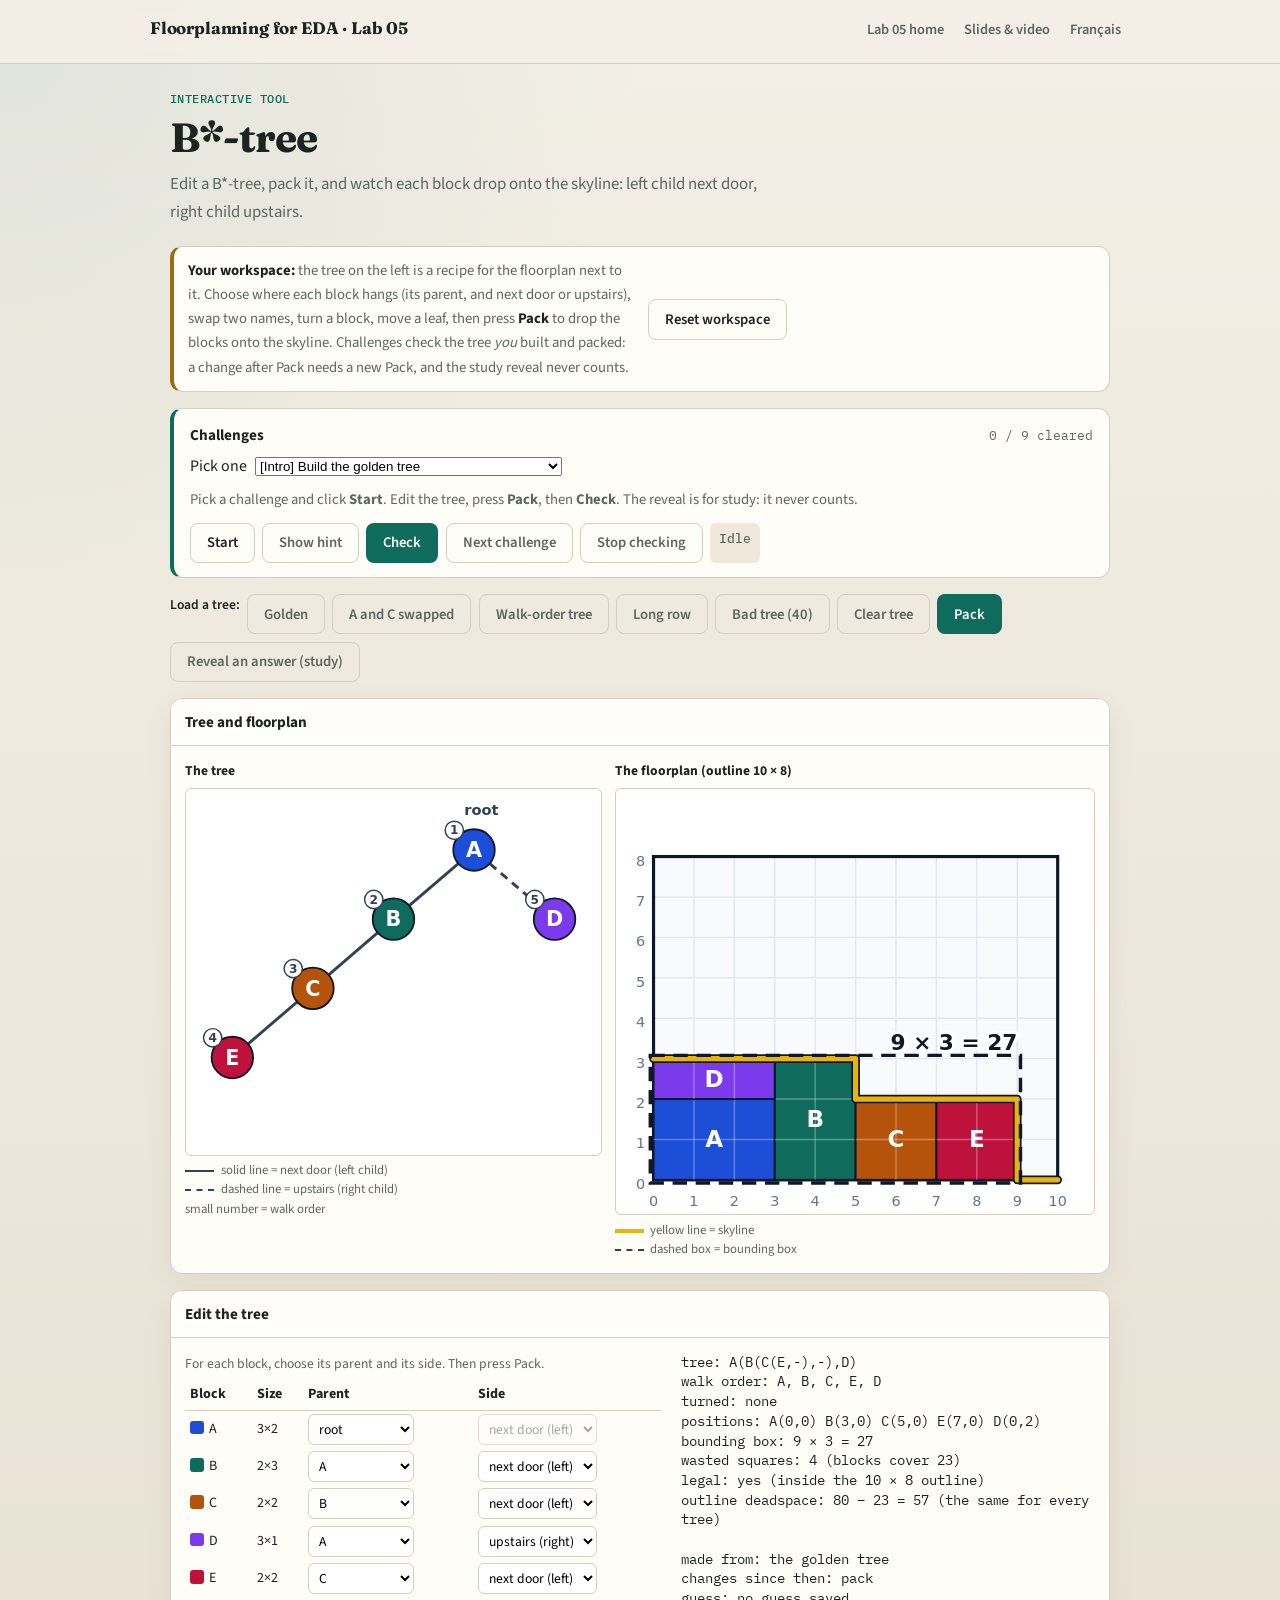
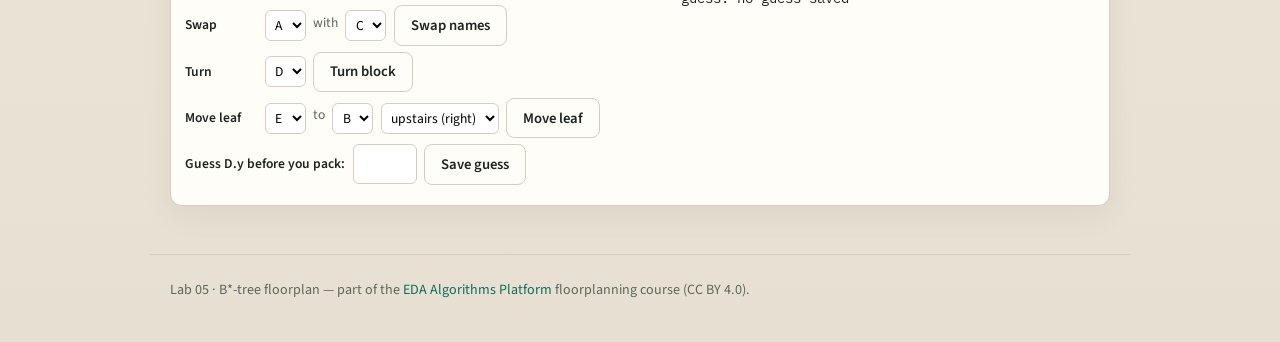
<file: docs/tools/bstar-tree/index.html>
<!DOCTYPE html>
<html lang="en">
<head>
  <meta charset="utf-8">
  <meta name="viewport" content="width=device-width, initial-scale=1">
  <title>B*-tree — EDA Algorithms Platform</title>
  <link rel="stylesheet" href="../../assets/site.css">
  <link rel="stylesheet" href="../../assets/tools-shared.css">
  <link rel="stylesheet" href="../../assets/clustering-lab.css">
  <style>
    /* Lab 05 workspace extras (kept local to this tool) */
    /* one column: the tree and the floor side by side, then the editor and the numbers side by side */
    #lab-root .tool-layout.split-wide { grid-template-columns: minmax(0, 1fr); }
    .bt-panel { display: grid; grid-template-columns: minmax(0, 1.15fr) minmax(0, 1fr); gap: 0 1.2rem; align-items: start; }
    @media (max-width: 800px) { .bt-panel { grid-template-columns: minmax(0, 1fr); } }
    .bt-views { display: grid; grid-template-columns: minmax(0, 1fr) minmax(0, 1.15fr); gap: 0.8rem; align-items: start; }
    @media (max-width: 640px) { .bt-views { grid-template-columns: 1fr; } }
    .bt-view { margin: 0; }
    .bt-view figcaption { font-size: 0.85rem; font-weight: 650; margin-bottom: 0.3rem; }
    .bt-svg { display: block; width: 100%; height: auto; background: #ffffff; border: 1px solid var(--line, #ddd); border-radius: 6px; }
    .bt-svg text { font-family: system-ui, -apple-system, "Segoe UI", Roboto, Helvetica, Arial, sans-serif; text-anchor: middle; dominant-baseline: middle; }
    .bt-node-label { font-size: 17px; font-weight: 700; fill: #ffffff; }
    .bt-badge { font-size: 10px; font-weight: 700; fill: #334155; }
    .bt-turn { font-size: 15px; font-weight: 700; fill: #0f172a; }
    .bt-root-tag { font-size: 12px; font-weight: 650; fill: #334155; }
    .bt-empty, .bt-floor-note { font-size: 13px; fill: #64748b; }
    .bt-loose-label { font-size: 12px; fill: #64748b; text-anchor: start !important; }
    .bt-tick { font-size: 10px; fill: #64748b; }
    .bt-block-label { font-size: 16px; font-weight: 700; fill: #ffffff; }
    .bt-block-turn { font-size: 13px; font-weight: 700; fill: #ffffff; }
    .bt-bbox-label { font-size: 15px; font-weight: 700; fill: #0f172a; text-anchor: end !important; paint-order: stroke; stroke: #ffffff; stroke-width: 4px; }
    .bt-legend { margin: 0.35rem 0 0; font-size: 0.8rem; line-height: 1.5; color: var(--muted, #555); }
    .bt-key { display: inline-block; width: 1.8rem; height: 0; margin-right: 0.4rem; vertical-align: middle; border-top: 2.5px solid #334155; }
    .bt-key-dashed { border-top-style: dashed; }
    .bt-key-sky { border-top: 4px solid #eab308; }
    .bt-problems { margin: 0.35rem 0 0; padding-left: 1.1rem; color: #b91c1c; font-size: 0.85rem; }
    .bt-problems:empty { display: none; }
    .bt-table { border-collapse: collapse; width: 100%; font-size: 0.88rem; margin: 0.2rem 0 0.5rem; }
    .bt-table th { text-align: left; font-weight: 650; padding: 0.2rem 0.3rem; border-bottom: 1px solid var(--line, #ddd); }
    .bt-table td { padding: 0.2rem 0.3rem; white-space: nowrap; }
    .bt-swatch { display: inline-block; width: 0.85rem; height: 0.85rem; border-radius: 3px; margin-right: 0.35rem; vertical-align: -0.1rem; }
    .bt-select { padding: 0.25rem 0.35rem; font: inherit; font-size: 0.85rem; border: 1px solid var(--line, #ccc); border-radius: 6px; background: #fff; }
    .bt-panel .bt-row { margin: 0.35rem 0; align-items: center; }
    .bt-label { font-size: 0.85rem; font-weight: 600; }
    .bt-panel .bt-label { min-width: 4.5rem; }
    .bt-input { width: 4rem; padding: 0.35rem 0.5rem; font: inherit; border: 1px solid var(--line, #ccc); border-radius: 6px; }
    .bt-muted { margin: 0 0 0.3rem; font-size: 0.85rem; color: var(--muted, #555); }
    .bt-msg { margin: 0.4rem 0; padding: 0.4rem 0.6rem; border-radius: 6px; background: rgba(180, 83, 9, 0.1); font-size: 0.88rem; }
    .bt-why { margin: 0.4rem 0; padding: 0.4rem 0.6rem; border-radius: 6px; font-size: 0.88rem; }
    .bt-why.no { background: rgba(185, 28, 28, 0.08); }
    .bt-why.ok { background: rgba(21, 128, 61, 0.12); }
    .bt-panel .metrics-pre { margin-top: 0; white-space: pre-wrap; }
  </style>
</head>
<body>
  <a class="skip-link" href="#main">Skip to content</a>
  <header class="site-header">
    <div class="site-header-inner">
      <p class="brand"><a href="../../index.html">Floorplanning for EDA · Lab 05</a></p>
      <nav class="site-nav" aria-label="Site">
        <a href="../../index.html">Lab 05 home</a>
        <a href="../../index.html#slides">Slides &amp; video</a>
        <a href="../../fr/tools/bstar-tree/index.html" hreflang="fr" lang="fr">Français</a>
      </nav>
    </div>
  </header>
  <main id="main">
    <div class="eyebrow">Interactive tool</div>
    <section class="hero">
      <h1>B*-tree</h1>
      <p class="lead">Edit a B*-tree, pack it, and watch each block drop onto the skyline: left child next door, right child upstairs.</p>
    </section>
    <div id="lab-root"></div>
  </main>
  <footer class="site-footer">Lab 05 · B*-tree floorplan — part of the <a href="https://github.com/yongfu-li/eda-learning">EDA Algorithms Platform</a> floorplanning course (CC BY 4.0).</footer>
  <script type="module" src="bstar-tree.js"></script>
</body>
</html>
</file>
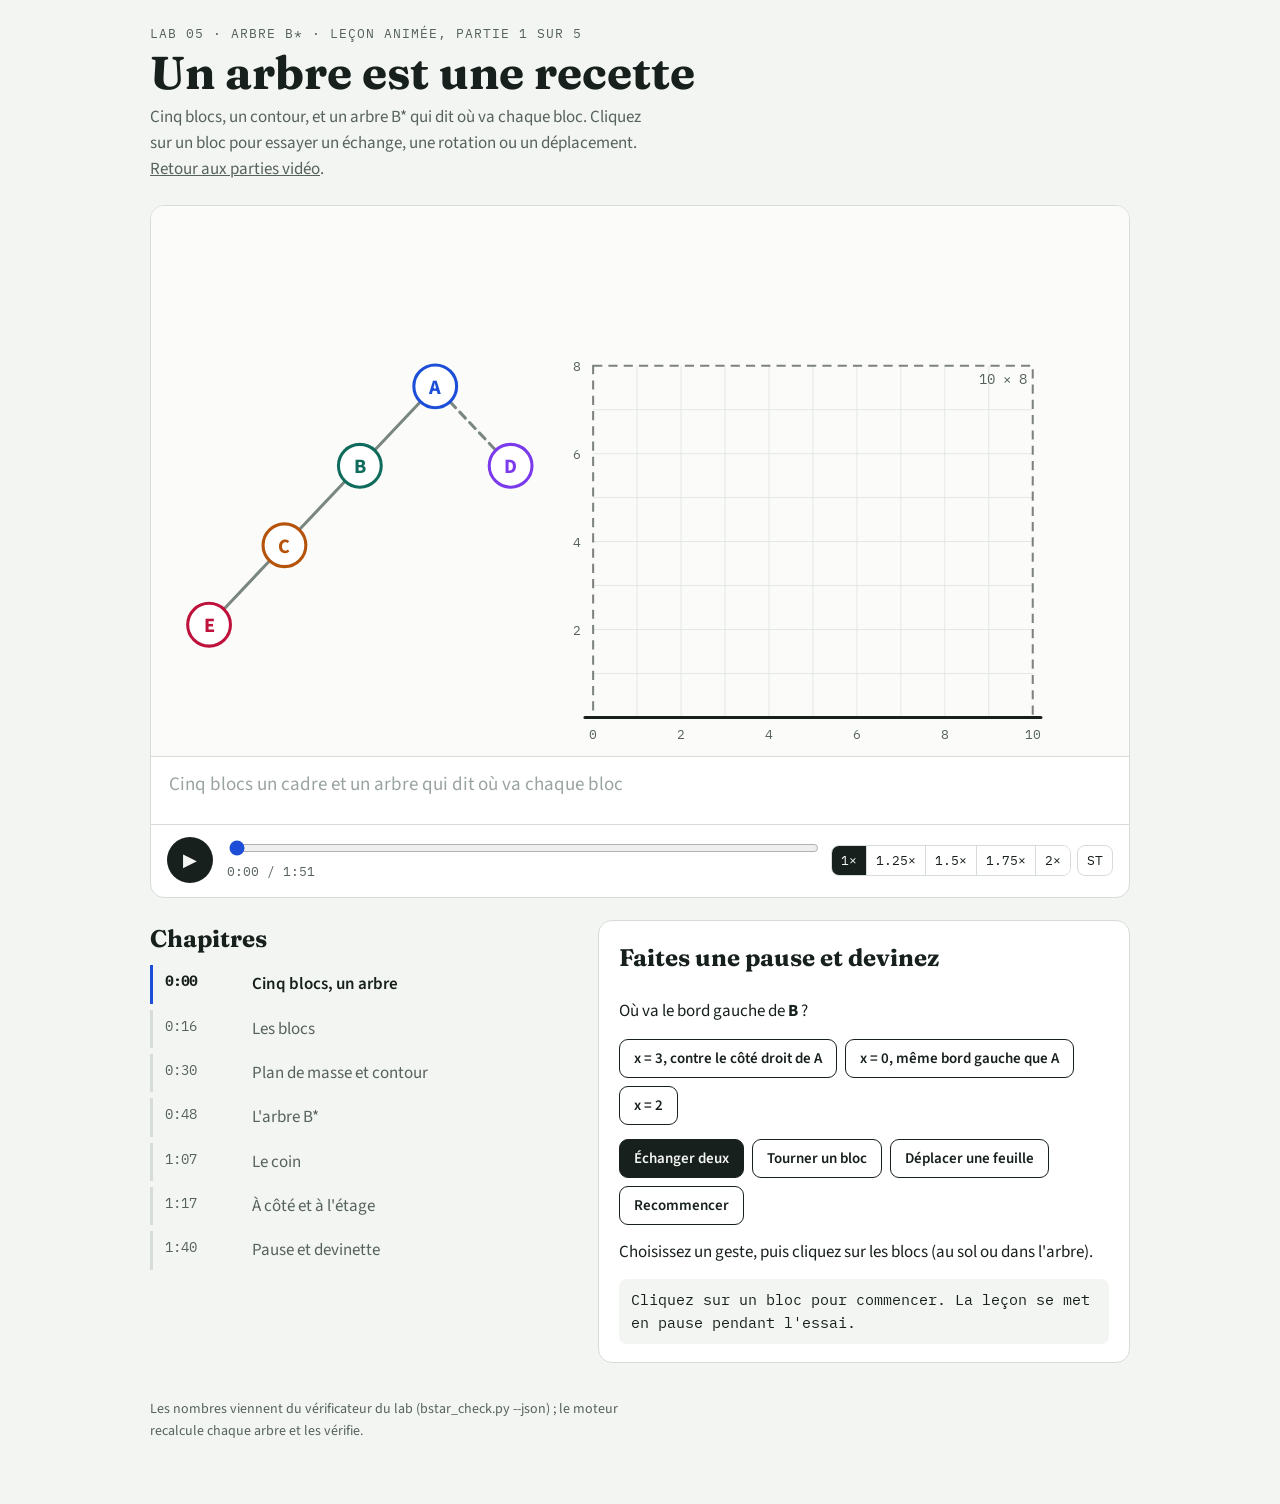
<file: docs/fr/lessons/part-1/index.html>
<!doctype html>
<html lang="fr">
<head>
<meta charset="utf-8">
<meta name="viewport" content="width=device-width, initial-scale=1, viewport-fit=cover">
<title>Lab 05 · Partie 1 : Un arbre est une recette</title>
<meta name="claude:viewport-fit-sides" content="cover">
<style>@font-face{font-family:'Fraunces';font-weight:500;font-style:normal;font-display:swap;src:url(fonts/fraunces-latin-500-normal.woff2) format('woff2')}@font-face{font-family:'Fraunces';font-weight:700;font-style:normal;font-display:swap;src:url(fonts/fraunces-latin-700-normal.woff2) format('woff2')}@font-face{font-family:'IBM Plex Mono';font-weight:400;font-style:normal;font-display:swap;src:url(fonts/ibm-plex-mono-latin-400-normal.woff2) format('woff2')}@font-face{font-family:'IBM Plex Mono';font-weight:500;font-style:normal;font-display:swap;src:url(fonts/ibm-plex-mono-latin-500-normal.woff2) format('woff2')}@font-face{font-family:'Source Sans 3';font-weight:400;font-style:normal;font-display:swap;src:url(fonts/source-sans-3-latin-400-normal.woff2) format('woff2')}@font-face{font-family:'Source Sans 3';font-weight:600;font-style:normal;font-display:swap;src:url(fonts/source-sans-3-latin-600-normal.woff2) format('woff2')}@font-face{font-family:'Source Sans 3';font-weight:700;font-style:normal;font-display:swap;src:url(fonts/source-sans-3-latin-700-normal.woff2) format('woff2')}</style>
<style>
/* lesson.css — styles for the animated lesson player (lesson-engine.js).
   Layout: one reading column. A 16:9 stage carries the lesson; captions and transport sit under it,
   then chapters and the "your turn" bench. Group colours follow the course labs: the group holding
   the first node name is blue, the next green, then amber and rose; cut edges are red. */
:root {
  --bg: #f3f5f2;
  --surface: #ffffff;
  --ink: #17201c;
  --muted: #56625c;
  --line: #d6ddd8;
  --stage: #fbfcfa;
  --edge: #7a8780;
  --g0: #1d4ed8;
  --g1: #0f6b5c;
  --g2: #b45309;
  --g3: #9f1239;
  --cut: #dc2626;
  --heavy: #b45309;
  --copper: #a8662a;
  --unplaced: #94a3b8;
  --tint0: rgba(29, 78, 216, 0.07);
  --tint1: rgba(15, 107, 92, 0.08);
  --said: #17201c;
  --unsaid: #9aa49f;
  --mark: #fde68a;
  --display: "Fraunces", Georgia, "Times New Roman", serif;
  --body: "Source Sans 3", "Segoe UI", system-ui, sans-serif;
  --mono: "IBM Plex Mono", ui-monospace, "SFMono-Regular", Menlo, monospace;
}
@media (prefers-color-scheme: dark) {
  :root:not([data-theme="light"]) {
    --bg: #0e1412; --surface: #151d1a; --ink: #e6ece9; --muted: #9ba7a1; --line: #2a3531;
    --stage: #111916; --edge: #85938c; --g0: #6f8fff; --g1: #36b39b; --g2: #f59e0b; --g3: #fb7185;
    --cut: #f87171; --heavy: #f59e0b; --copper: #d39a5c; --unplaced: #66758a;
    --tint0: rgba(111, 143, 255, 0.10); --tint1: rgba(54, 179, 155, 0.10);
    --said: #e6ece9; --unsaid: #5f6b66; --mark: #78350f;
    color-scheme: dark;
  }
}
:root[data-theme="dark"] {
  --bg: #0e1412; --surface: #151d1a; --ink: #e6ece9; --muted: #9ba7a1; --line: #2a3531;
  --stage: #111916; --edge: #85938c; --g0: #6f8fff; --g1: #36b39b; --g2: #f59e0b; --g3: #fb7185;
  --cut: #f87171; --heavy: #f59e0b; --copper: #d39a5c; --unplaced: #66758a;
  --tint0: rgba(111, 143, 255, 0.10); --tint1: rgba(54, 179, 155, 0.10);
  --said: #e6ece9; --unsaid: #5f6b66; --mark: #78350f;
  color-scheme: dark;
}
* { box-sizing: border-box; }
body {
  background: var(--bg); color: var(--ink); font-family: var(--body); font-size: 17px; line-height: 1.55;
  padding-left: max(16px, env(safe-area-inset-left, 0px));
  padding-right: max(16px, env(safe-area-inset-right, 0px));
  padding-block: 24px 48px; margin: 0;
}
.wrap { max-width: 980px; margin: 0 auto; display: grid; gap: 22px; }
header { display: grid; gap: 6px; }
.eyebrow { font-family: var(--mono); font-size: 12.5px; letter-spacing: 0.08em; text-transform: uppercase; color: var(--muted); }
h1 { font-family: var(--display); font-weight: 700; font-size: clamp(30px, 5vw, 46px); line-height: 1.05; margin: 0; text-wrap: balance; }
.lede { margin: 0; color: var(--muted); max-width: 62ch; }
.lede a, .note a { color: inherit; }

/* ---------- player ---------- */
.player { background: var(--surface); border: 1px solid var(--line); border-radius: 14px; overflow: hidden; }
.stage { position: relative; aspect-ratio: 16 / 9; max-width: 100%; background: var(--stage); container-type: inline-size; overflow: hidden; }
.stage svg.scene { position: absolute; inset: 0; width: 100%; height: 100%; display: block; }
.layer { position: absolute; inset: 0; pointer-events: none; }
.ov { position: absolute; opacity: 0; will-change: opacity, transform; }
.ov [data-a] { display: inline-block; opacity: 0; }

.hl { font-family: var(--display); font-weight: 700; font-size: 4.3cqw; line-height: 1.08; letter-spacing: -0.01em; max-width: 60cqw; }
.hl b, .tag b, .sub b, .qcard b { color: var(--g0); font-weight: 700; }
.red { color: var(--cut); }
.sub { font-family: var(--body); font-size: 2.1cqw; color: var(--muted); font-weight: 600; margin-top: .6cqw; }
.term { display: grid; gap: .4cqw; background: var(--surface); border: 1px solid var(--line); border-radius: 1.2cqw; padding: 1.4cqw 1.8cqw; box-shadow: 0 .6cqw 2cqw rgba(0,0,0,.06); }
.term .t { font-family: var(--display); font-size: 3.4cqw; font-weight: 700; }
.term .d { font-size: 1.9cqw; color: var(--muted); }
.chip { display: inline-block; font-family: var(--mono); font-size: 2.2cqw; font-weight: 500; padding: .5cqw 1.3cqw; border-radius: 99px; border: 2px solid var(--ink); background: var(--surface); }
.tag { font-family: var(--body); font-weight: 700; font-size: 2.2cqw; background: var(--surface); border: 1px solid var(--line); border-radius: .9cqw; padding: .6cqw 1.2cqw; }
.tags { display: grid; gap: 1cqw; justify-items: start; }
.tag .n, .num { font-family: var(--mono); color: var(--heavy); }
.label { font-family: var(--display); font-weight: 700; font-size: 2.8cqw; }
.label.c0 { color: var(--g0); } .label.c1 { color: var(--g1); } .label.c2 { color: var(--g2); } .label.c3 { color: var(--g3); }
.vocab { display: grid; gap: .8cqw; font-size: 2cqw; }
.vocab div { background: var(--surface); border: 1px solid var(--line); border-radius: .8cqw; padding: .5cqw 1.1cqw; }
.vocab b { font-family: var(--display); font-size: 2.3cqw; margin-right: .6cqw; }
.eq { font-family: var(--mono); font-size: 3.4cqw; font-weight: 500; background: var(--surface); border: 1px solid var(--line); border-radius: 1cqw; padding: 1cqw 1.6cqw; white-space: nowrap; }
.eq .red { font-weight: 700; }
.stamp { font-family: var(--display); font-weight: 700; font-size: 6cqw; color: var(--cut); border: .45cqw solid var(--cut); border-radius: 1cqw; padding: .2cqw 1.6cqw; rotate: -9deg; letter-spacing: .06em; text-transform: uppercase; background: color-mix(in srgb, var(--stage) 80%, transparent); }
.bigq { width: 100cqw; }
.bigq .q { font-family: var(--display); font-size: 16cqw; font-weight: 700; line-height: 1; color: var(--muted); text-align: center; }
.bigq .hl { max-width: none; text-align: center; font-size: 3.6cqw; }
.cmp { display: grid; gap: 1cqw; background: var(--surface); border: 1px solid var(--line); border-radius: 1.4cqw; padding: 2cqw 2.4cqw; width: 62cqw; box-shadow: 0 .8cqw 3cqw rgba(0,0,0,.08); }
.cmp .row { display: grid; grid-template-columns: 1.4fr .7fr 1.3fr; align-items: baseline; gap: 1.4cqw; font-size: 2.3cqw; }
.cmp .row .k { font-family: var(--mono); font-size: 3cqw; font-weight: 500; }
.cmp .bad .k { color: var(--cut); }
.cmp .good .k { color: var(--g1); }
.qcard { background: var(--surface); border: 2px solid var(--ink); border-radius: 1.4cqw; padding: 1.6cqw 2.2cqw; width: 44cqw; display: grid; gap: .6cqw; }
.qcard .e { font-family: var(--mono); font-size: 1.7cqw; letter-spacing: .1em; text-transform: uppercase; color: var(--heavy); }
.qcard .q { font-family: var(--display); font-size: 3.1cqw; font-weight: 700; line-height: 1.15; }
.qcard .h { font-size: 1.8cqw; color: var(--muted); }
.qbtns { display: none; gap: 1cqw; pointer-events: auto; flex-wrap: wrap; }
.stage.asking .qbtns { display: flex; }
.qbtns .btn { font-size: 1.8cqw; padding: .6cqw 1.3cqw; }
.qans { color: var(--ink); font-size: 1.9cqw; }
.qans:empty { display: none; }
.thumbs { display: flex; gap: 2cqw; }
.thumb { background: var(--surface); border: 1px solid var(--line); border-radius: 1.2cqw; padding: 1cqw; display: grid; gap: .4cqw; justify-items: center; width: 22cqw; position: relative; }
.thumb svg { width: 100%; height: auto; display: block; }
.thumb .c { font-family: var(--mono); font-size: 1.75cqw; font-weight: 500; white-space: nowrap; }
.thumb.best { border: 2px solid var(--g1); }
.thumb .ok { position: absolute; top: -1.6cqw; right: -1.2cqw; background: var(--g1); color: #fff; font-weight: 700; font-size: 1.7cqw; border-radius: 99px; padding: .3cqw 1cqw; }

.counter { display: grid; justify-items: start; background: var(--surface); border: 1px solid var(--line); border-radius: 1.2cqw; padding: .9cqw 1.6cqw; min-width: 15cqw; }
.counter .l, .balance .l { font-family: var(--mono); font-size: 1.6cqw; letter-spacing: .1em; text-transform: uppercase; color: var(--muted); }
.counter .v { font-family: var(--mono); font-size: 6.2cqw; font-weight: 500; line-height: 1; font-variant-numeric: tabular-nums; }
.counter.bad .v { color: var(--cut); }
.counter.good .v { color: var(--g1); }
.balance { display: grid; gap: .8cqw; background: var(--surface); border: 1px solid var(--line); border-radius: 1.2cqw; padding: 1.2cqw 1.6cqw; width: 19cqw; }
.bars { position: relative; display: grid; grid-auto-flow: column; grid-auto-columns: 1fr; gap: 1.6cqw; height: 15cqw; align-items: end; }
.bar { background: var(--g0); border-radius: .5cqw .5cqw 0 0; height: 0; display: flex; justify-content: center; align-items: flex-start; color: #fff; font-family: var(--mono); font-size: 2cqw; padding-top: .3cqw; }
.bar.c1 { background: var(--g1); } .bar.c2 { background: var(--g2); } .bar.c3 { background: var(--g3); }
.cap { position: absolute; left: -.6cqw; right: -.6cqw; height: 0; border-top: .3cqw dashed var(--cut); opacity: 0; }
.cap span { position: absolute; right: 0; top: -2.6cqw; font-family: var(--mono); font-size: 1.5cqw; color: var(--cut); }
.verdict { font-weight: 700; font-size: 1.9cqw; min-height: 1.2em; }
.verdict.no { color: var(--cut); }
.verdict.yes { color: var(--g1); }
.banner { position: absolute; left: 2cqw; top: 2cqw; display: none; gap: 1cqw; align-items: center; pointer-events: auto; font-size: 1.9cqw; }
.stage.free .banner { display: flex; }
.banner b { font-family: var(--display); font-size: 2.6cqw; }

/* svg pieces */
.node rect { transition: fill .45s, stroke .45s; }
.g0 rect { fill: var(--g0); stroke: var(--g0); }
.g1 rect { fill: var(--g1); stroke: var(--g1); }
.g2 rect { fill: var(--g2); stroke: var(--g2); }
.g3 rect { fill: var(--g3); stroke: var(--g3); }
.nu rect { fill: var(--unplaced); stroke: var(--unplaced); }
.ncell rect { fill: var(--surface); stroke: var(--copper); stroke-width: 3; }
.node text { fill: #fff; font-family: var(--body); font-weight: 700; font-size: 21px; text-anchor: middle; dominant-baseline: central; }
.ncell text { fill: var(--ink); }
.node { cursor: pointer; }
.node:focus-visible rect { stroke: var(--ink); stroke-width: 4; }
.main { stroke: var(--edge); stroke-linecap: round; transition: stroke .35s; }
.wire { stroke: var(--copper); stroke-width: 2.2; stroke-linecap: round; }
.edge.cut .main { stroke: var(--cut); stroke-dasharray: 10 7; }
.edge.heavy .main { stroke: var(--heavy); }
.edge.pulse .main { animation: lesson-pulse 1s ease-in-out 2; }
@keyframes lesson-pulse { 50% { stroke-width: 12; } }
.wl rect { fill: var(--stage); stroke: var(--line); transition: fill .3s, stroke .3s; }
.wl text { fill: var(--ink); font-family: var(--mono); font-size: 16px; font-weight: 500; text-anchor: middle; dominant-baseline: central; }
.edge.cut .wl rect { stroke: var(--cut); }
.edge.flash .wl rect { fill: var(--mark); stroke: var(--heavy); }
.chipbody { fill: none; stroke: var(--copper); stroke-width: 3; }
.pin { fill: var(--copper); }
.divider { stroke: var(--ink); stroke-width: 2.5; stroke-dasharray: 8 8; }
.tint0 { fill: var(--tint0); }
.tint1 { fill: var(--tint1); }

/* captions */
.captions { padding: 14px 18px; border-top: 1px solid var(--line); min-height: 3.6em; font-size: 19px; line-height: 1.45; }
.captions span { color: var(--unsaid); transition: color .15s; }
.captions span.said { color: var(--said); }
.player.nocc .captions { display: none; }

/* transport */
.transport { display: grid; grid-template-columns: auto 1fr auto; gap: 10px 14px; align-items: center; padding: 12px 16px 14px; border-top: 1px solid var(--line); }
.play { width: 46px; height: 46px; border-radius: 50%; border: 0; background: var(--ink); color: var(--bg); font-size: 18px; cursor: pointer; display: grid; place-items: center; }
.scrub { display: grid; gap: 4px; min-width: 0; }
.scrub input { width: 100%; accent-color: var(--g0); }
.time { font-family: var(--mono); font-size: 13px; color: var(--muted); font-variant-numeric: tabular-nums; }
.opts { display: flex; gap: 6px; flex-wrap: wrap; justify-content: flex-end; }
.seg { display: inline-flex; border: 1px solid var(--line); border-radius: 8px; overflow: hidden; }
.seg button, .tbtn { font-family: var(--mono); font-size: 13px; padding: 6px 9px; border: 0; background: var(--surface); color: var(--ink); cursor: pointer; }
.seg button + button { border-left: 1px solid var(--line); }
.seg button[aria-pressed="true"] { background: var(--ink); color: var(--bg); }
.tbtn { border: 1px solid var(--line); border-radius: 8px; }
.tbtn[aria-pressed="false"] { color: var(--muted); text-decoration: line-through; }
button:focus-visible, input:focus-visible { outline: 3px solid var(--g0); outline-offset: 2px; }
@media (max-width: 620px) {
  .transport { grid-template-columns: auto 1fr; }
  .opts { grid-column: 1 / -1; justify-content: flex-start; }
  .captions { font-size: 16px; }
}

/* chapters + bench */
.chapters { display: grid; gap: 6px; margin: 0; padding: 0; list-style: none; }
.chapters button { width: 100%; display: grid; grid-template-columns: 4.5em 1fr; gap: 10px; text-align: left; background: none; border: 0; border-left: 3px solid var(--line); padding: 6px 12px; font: inherit; color: var(--muted); cursor: pointer; }
.chapters button .ts { font-family: var(--mono); font-size: 14px; font-variant-numeric: tabular-nums; }
.chapters button[aria-current="true"] { border-left-color: var(--g0); color: var(--ink); font-weight: 600; }
.cols { display: grid; grid-template-columns: 1fr 1.25fr; gap: 22px; align-items: start; }
@media (max-width: 760px) { .cols { grid-template-columns: 1fr; } }
h2 { font-family: var(--display); font-size: 24px; margin: 0 0 8px; }
.bench { background: var(--surface); border: 1px solid var(--line); border-radius: 14px; padding: 18px 20px; display: grid; gap: 14px; min-width: 0; }
.bench.pulse { animation: lesson-benchin 1.2s ease 2; }
@keyframes lesson-benchin { 50% { box-shadow: 0 0 0 4px color-mix(in srgb, var(--g0) 35%, transparent); } }
.bench p { margin: 0; }
.row { display: flex; gap: 8px; flex-wrap: wrap; align-items: center; }
.btn { font: 600 15px var(--body); padding: 8px 14px; border-radius: 9px; border: 1px solid var(--ink); background: var(--surface); color: var(--ink); cursor: pointer; }
.btn.primary { background: var(--ink); color: var(--bg); }
.seedbox { width: 5.5em; font: 500 15px var(--mono); padding: 7px 9px; border-radius: 8px; border: 1px solid var(--line); background: var(--bg); color: var(--ink); }
.feedback { border-left: 3px solid var(--g1); padding: 4px 0 4px 12px; }
.feedback:empty { display: none; }
.readout { font-family: var(--mono); font-size: 14.5px; background: var(--bg); border-radius: 8px; padding: 10px 12px; font-variant-numeric: tabular-nums; }
.note { font-size: 14px; color: var(--muted); max-width: 70ch; }
.ok { color: var(--g1); font-weight: 700; } .no { color: var(--cut); font-weight: 700; }
.norec .node rect, .norec .main, .norec .wl rect { transition: none !important; }
@media (prefers-reduced-motion: reduce) {
  .node rect, .main, .wl rect, .captions span { transition: none !important; }
  .edge.pulse .main, .bench.pulse { animation: none; }
}

/* ---------- floorplan scene (B*-tree + floor of blocks) ----------
   Block colours come from the lab (one fixed colour per block id, the course's paper palette) and are set inline.
   Tree links: left child = solid ("next door"), right child = dashed ("upstairs"). The skyline is amber. */
:root { --sky: #d97706; --waste: rgba(220, 38, 38, 0.10); --over: rgba(220, 38, 38, 0.13); --gridline: #e3e8e4; }
@media (prefers-color-scheme: dark) { :root:not([data-theme="light"]) { --sky: #fbbf24; --waste: rgba(248, 113, 113, 0.14); --over: rgba(248, 113, 113, 0.16); --gridline: #1f2a26; } }
:root[data-theme="dark"] { --sky: #fbbf24; --waste: rgba(248, 113, 113, 0.14); --over: rgba(248, 113, 113, 0.16); --gridline: #1f2a26; }
.fp-gridlines line { stroke: var(--gridline); stroke-width: 1; }
.fp-outline { fill: none; stroke: var(--ink); stroke-width: 2; stroke-dasharray: 9 6; opacity: .55; }
.fp-outline-lab { font-family: var(--mono); font-size: 14px; fill: var(--muted); text-anchor: end; }
.fp-floorline { stroke: var(--ink); stroke-width: 3; stroke-linecap: round; }
.fp-axis text { font-family: var(--mono); font-size: 12.5px; fill: var(--muted); text-anchor: middle; dominant-baseline: central; }
.fp-axis .fp-axis-y { text-anchor: end; }
.fp-overzone { fill: url(#fp-over); stroke: none; transition: opacity .3s; }
.fp-over-line { stroke: var(--cut); stroke-width: 2.4; opacity: .55; }
.fp-hatch-bg { fill: var(--waste); }
.fp-hatch-line { stroke: var(--cut); stroke-width: 2; opacity: .35; }
.fp-waste { fill: url(#fp-hatch); }
.fpb rect { stroke-width: 2; fill-opacity: .92; }
.fpb .fp-bid { fill: #fff; font-family: var(--body); font-weight: 700; font-size: 21px; text-anchor: middle; dominant-baseline: central; pointer-events: none; }
.fpb .fp-dim { fill: #fff; font-family: var(--mono); font-size: 12.5px; text-anchor: middle; dominant-baseline: central; opacity: .9; pointer-events: none; }
.fpb.out rect { stroke: var(--cut); stroke-width: 4; stroke-dasharray: 7 4; }
.fpb.hl rect, .fpn.hl circle:not(.fp-ring) { stroke: var(--ink); stroke-width: 4; }
.fp-sky { fill: none; stroke: var(--sky); stroke-width: 5; stroke-linejoin: round; stroke-linecap: round; }
.fp-bbox { fill: none; stroke: var(--ink); stroke-width: 2.5; stroke-dasharray: 10 6; }
.fp-bboxlab rect { fill: var(--surface); stroke: var(--ink); stroke-width: 1.5; }
.fp-bboxlab text { font-family: var(--mono); font-size: 15px; font-weight: 500; fill: var(--ink); text-anchor: middle; dominant-baseline: central; }
.fp-coords circle { fill: var(--ink); }
.fp-coords text { font-family: var(--mono); font-size: 13px; font-weight: 500; fill: var(--ink); paint-order: stroke; stroke: var(--stage); stroke-width: 4px; }
.fp-edge { stroke: var(--edge); stroke-width: 3; stroke-linecap: round; }
.fp-edge.right { stroke-dasharray: 8 6; }
.fpn circle { stroke-width: 3; }
.fpn .fp-ring { fill: none; stroke: var(--ink); stroke-width: 3; opacity: 0; }
.fpn.hl .fp-ring { opacity: 1; }
.fpn text { font-family: var(--body); font-weight: 700; font-size: 20px; text-anchor: middle; dominant-baseline: central; pointer-events: none; }
.fpk { cursor: pointer; }
.fpk:focus-visible { outline: none; }
.fpk:focus-visible rect, .fpk:focus-visible circle:not(.fp-ring) { stroke: var(--ink); stroke-width: 4; }
.fp-badges circle { fill: var(--ink); }
.fp-badges text { fill: var(--bg); font-family: var(--mono); font-size: 12.5px; font-weight: 500; text-anchor: middle; dominant-baseline: central; }
.fp-link rect { fill: var(--surface); stroke: var(--line); }
.fp-link text { font-family: var(--body); font-size: 13px; font-weight: 600; fill: var(--muted); text-anchor: middle; dominant-baseline: central; }
.fp-legal { font-family: var(--body); font-weight: 700; font-size: 1.9cqw; background: var(--surface); border: 2px solid var(--line); border-radius: .9cqw; padding: .4cqw 1.1cqw; white-space: nowrap; }
.fp-legal.yes { color: var(--g1); border-color: var(--g1); }
.fp-legal.no { color: var(--cut); border-color: var(--cut); }
.fp-counter { min-width: 17cqw; }
.fp-thumb svg { max-height: 16cqw; }
.fp-ops .btn[aria-pressed="true"] { background: var(--ink); color: var(--bg); }
.norec .fp-overzone { transition: none !important; }

</style>
</head>
<body>
<div id="lesson-root"></div>
<audio id="lesson-audio" preload="auto" src="lesson-fr.m4a"></audio>
<script>
/* lesson-engine.js (v4) — animated, narrated lesson player for eda-learning labs.
 *
 * LessonEngine.mount({ sb, timing, lang, audioId?, rootId?, ui?, storageKey? })
 *   sb      storyboard (see reference/storyboard.md). sb.scene picks what is drawn on the stage:
 *             "graph"     (default) nodes, weighted edges, splits, cut counter, balance bars   (partitioning labs)
 *             "floorplan" a B*-tree next to a floor of rectangles: blocks drop in walk order onto the skyline,
 *                         swap / turn / move, bounding box, wasted squares, fits-the-outline     (floorplanning labs)
 *   timing  { lang, duration, sentences: [{ slide, text, start, end, words: [{ w, t }] }] }
 *           made by scripts/voice_build.py (edge-tts word timings) or scripts/timing_from_vtt.py
 *   lang    "en" | "fr": picks the anchor word and the text of every overlay
 *
 * Everything on screen is a pure function of the audio time t, so seeking, speed changes and frame-by-frame
 * recording all show the same picture. A new key in a track starts from wherever the previous move had got to
 * (no jumps). window.__lesson exposes the internals the checker uses.
 *
 * Layout of this file: helpers · mount() = the core (timing, anchors, tracks, show windows, overlays, captions,
 * transport, question, diagnostics) · SCENES.graph · SCENES.floorplan. A scene gets a context object `cx` from the
 * core and returns hooks (see "scene contract" in mount).
 */
(function () {
  "use strict";

  const I18N = {
    en: {
      play: "Play", pause: "Pause", position: "Position in the lesson", speed: "Playback speed", captions: "CC",
      chapters: "Chapters", yourSplit: "Your split", back: "Back to the lesson",
      paused: "Paused. You are building your own split.", turn: "Pause and guess",
      deal: "Deal a random split with seed", dealBtn: "Deal",
      clickHint: "Or click the nodes on the stage to move them from one side to the other.",
      noSplit: "No split yet. Deal a seed or click a node.", noSplitNoDeal: "No split yet. Click a node to start.",
      backMsg: "Back in the lesson. Click a node to try again.",
      cut: "cut", sides: "sides", legal: "legal", notLegal: "not legal: at most {cap} per side",
      toPlace: "still to place: {list}", cutsize: "cutsize", perSide: "cells per side", max: "max {cap}",
      think: "Take a moment to think, then pick one.", seed: "Seed {s}: ", yours: "Your split: ",
      cell: "Cell {n}: click to move it to the other side", lesson: "Animated lesson", graph: "Graph",
      verdictYes: "legal", verdictNo: "not legal",
      // floorplan scene
      fpStage: "B*-tree and floorplan", yourTree: "Your tree", fpPaused: "Paused. You are changing the tree.",
      fpHint: "Pick a move, then click the blocks (on the floor or in the tree).",
      fpStart: "Click a block to start. The lesson pauses while you try.",
      fpBack: "Back in the lesson. Click a block to try again.",
      opSwap: "Swap two", opTurn: "Turn one", opMove: "Move a leaf", opReset: "Start again",
      pickSecond: "{a} picked. Click the block to swap it with.", swapped: "Swapped {a} and {b}. ",
      turned: "Turned {a}. ", pickLeaf: "{a} has children: pick a leaf (a block with no child).",
      pickTarget: "{a} picked. Click the block it should hang from.", moved: "Moved {a} under {b} ({side}). ",
      noSlot: "{b} has no free slot. Pick another block.", sameBlock: "That is the same block.",
      tree: "tree", box: "bounding box", wasted: "wasted", fits: "fits the {w} × {h} outline",
      sticks: "sticks out of the {w} × {h} outline", sideLeft: "next door", sideRight: "upstairs",
      nextDoor: "next door", upstairs: "upstairs", blockAria: "Block {n}: click to use it in your move",
      mArea: "bounding box", mWidth: "width", mHeight: "height", mWasted: "wasted squares", mX: "{n}.x", mY: "{n}.y",
    },
    fr: {
      play: "Lecture", pause: "Pause", position: "Position dans la leçon", speed: "Vitesse de lecture", captions: "ST",
      chapters: "Chapitres", yourSplit: "Votre partition", back: "Revenir à la leçon",
      paused: "En pause. Vous construisez votre propre partition.", turn: "Faites une pause et devinez",
      deal: "Distribuer une partition au hasard avec la graine", dealBtn: "Distribuer",
      clickHint: "Ou cliquez sur les nœuds de la scène pour les changer de côté.",
      noSplit: "Pas encore de partition. Distribuez une graine ou cliquez sur un nœud.",
      noSplitNoDeal: "Pas encore de partition. Cliquez sur un nœud pour commencer.",
      backMsg: "De retour dans la leçon. Cliquez sur un nœud pour réessayer.",
      cut: "coupe", sides: "côtés", legal: "valide", notLegal: "non valide : {cap} au plus par côté",
      toPlace: "reste à placer : {list}", cutsize: "taille de coupe", perSide: "cellules par côté", max: "max {cap}",
      think: "Prenez un moment pour réfléchir, puis choisissez.", seed: "Graine {s} : ", yours: "Votre partition : ",
      cell: "Cellule {n} : cliquez pour la changer de côté", lesson: "Leçon animée", graph: "Graphe",
      verdictYes: "valide", verdictNo: "non valide",
      fpStage: "Arbre B* et plan de masse", yourTree: "Votre arbre", fpPaused: "En pause. Vous modifiez l'arbre.",
      fpHint: "Choisissez un geste, puis cliquez sur les blocs (au sol ou dans l'arbre).",
      fpStart: "Cliquez sur un bloc pour commencer. La leçon se met en pause pendant l'essai.",
      fpBack: "De retour dans la leçon. Cliquez sur un bloc pour réessayer.",
      opSwap: "Échanger deux", opTurn: "Tourner un bloc", opMove: "Déplacer une feuille", opReset: "Recommencer",
      pickSecond: "{a} choisi. Cliquez sur le bloc à échanger avec lui.", swapped: "{a} et {b} échangés. ",
      turned: "{a} tourné. ", pickLeaf: "{a} a des enfants : choisissez une feuille (un bloc sans enfant).",
      pickTarget: "{a} choisi. Cliquez sur le bloc auquel l'accrocher.", moved: "{a} accroché sous {b} ({side}). ",
      noSlot: "{b} n'a plus de place libre. Choisissez un autre bloc.", sameBlock: "C'est le même bloc.",
      tree: "arbre", box: "boîte englobante", wasted: "perdu", fits: "tient dans le contour {w} × {h}",
      sticks: "dépasse du contour {w} × {h}", sideLeft: "à côté", sideRight: "à l'étage",
      nextDoor: "à côté", upstairs: "à l'étage", blockAria: "Bloc {n} : cliquez pour l'utiliser dans votre geste",
      mArea: "boîte englobante", mWidth: "largeur", mHeight: "hauteur", mWasted: "cases perdues", mX: "{n}.x", mY: "{n}.y",
    },
  };

  const clamp = (x, a = 0, b = 1) => Math.max(a, Math.min(b, x));
  const lerp = (a, b, p) => a + (b - a) * p;
  const ease = (p) => { p = clamp(p); return p < 0.5 ? 4 * p * p * p : 1 - Math.pow(-2 * p + 2, 3) / 2; };
  const fmt = (s) => `${Math.floor(s / 60)}:${String(Math.floor(s % 60)).padStart(2, "0")}`;
  const esc = (s) => String(s).replace(/[&<>"]/g, (c) => ({ "&": "&amp;", "<": "&lt;", ">": "&gt;", '"': "&quot;" }[c]));
  const norm = (w) => w.normalize("NFD").replace(/[̀-ͯ]/g, "").toLowerCase().replace(/[^a-z0-9]/g, "");
  /** Keys a spoken word can be matched by: the whole word, and the part after an apostrophe (l'arête → arete). */
  const wordKeys = (w) => { const k = [norm(w)]; const m = w.split(/['’]/); if (m.length > 1) k.push(norm(m[m.length - 1])); return k; };
  const fill = (s, o) => s.replace(/\{(\w+)\}/g, (m, k) => (o[k] !== undefined ? o[k] : m));

  const FULL = [0, 0, 960, 540];
  const DUR_CAM = 1.3, DUR_DIM = 0.6;
  const SCENES = {};

  function mount(cfg) {
    const sb = cfg.sb, TM = cfg.timing, lang = cfg.lang || "en";
    const T = Object.assign({}, I18N[lang] || I18N.en, cfg.ui || {});
    const L = (v) => (v == null ? "" : typeof v === "string" ? v : v[lang] != null ? v[lang] : v.en != null ? v.en : "");
    const errors = [];
    const err = (m) => { errors.push(m); console.error("[lesson] " + m); };
    const reduce = matchMedia("(prefers-reduced-motion: reduce)").matches;
    const D = reduce ? 0.001 : 1;
    const sceneName = sb.scene || "graph";

    /* ---------------- timing ---------------- */
    const SENT = TM.sentences.map((s) => {
      const words = s.words.map((w) => ({ w: w.w, t: w.t, keys: wordKeys(w.w) }));
      words.forEach((w, i) => { w.e = i + 1 < words.length ? words[i + 1].t : s.end; });
      return Object.assign({}, s, { words });
    });
    const DUR = TM.duration;
    const slideSents = (n) => SENT.filter((s) => s.slide === n);

    function findWords(obj, label) {
      const needle = obj[lang] != null ? obj[lang] : null;
      if (needle == null) { err(`anchor ${label}: no "${lang}" word given`); return null; }
      const [phrase, nthTxt] = String(needle).split("#");
      const nth = nthTxt != null ? parseInt(nthTxt, 10) : obj.nth || 0;
      const toks = phrase.split(/\s+/).map(norm).filter(Boolean);
      const pool = obj.slide != null ? slideSents(obj.slide) : SENT;
      if (!pool.length) { err(`anchor ${label}: slide ${obj.slide} has no narration in this part`); return null; }
      const ws = pool.flatMap((s) => s.words);
      let hit = 0;
      for (let i = 0; i + toks.length <= ws.length; i++) {
        if (toks.every((tk, j) => ws[i + j].keys.some((k) => k.startsWith(tk)))) {
          if (hit++ === nth) return { first: ws[i], last: ws[i + toks.length - 1] };
        }
      }
      err(`anchor ${label}: "${needle}" not found in slide ${obj.slide} (${lang}). Words: ${ws.map((w) => w.w).join(" ")}`);
      return null;
    }
    const anchorCache = new Map();
    function resolve(ref, label = "") {
      if (ref == null) return 0;
      if (typeof ref === "number") return ref;
      const key = typeof ref === "string" ? ref : JSON.stringify(ref);
      if (anchorCache.has(key)) return anchorCache.get(key);
      let t = 0;
      if (typeof ref === "string") {
        const m = ref.trim().match(/^(@[\w-]+|slide:\d+(?::end)?|end|start)\s*(?:([+-])\s*([\d.]+))?$/);
        if (!m) { err(`bad time reference "${ref}" ${label}`); return 0; }
        const shift = m[2] ? (m[2] === "-" ? -1 : 1) * parseFloat(m[3]) : 0;
        const base = m[1];
        if (base[0] === "@") {
          const a = sb.anchors && sb.anchors[base.slice(1)];
          if (!a) { err(`unknown anchor ${base} ${label}`); t = 0; } else t = resolveObj(a, base);
        } else if (base === "end") t = DUR;
        else if (base === "start") t = 0;
        else {
          const [, n, e] = base.split(":");
          const ss = slideSents(+n);
          if (!ss.length) err(`slide ${n} has no narration in this part ${label}`);
          else t = e ? ss[ss.length - 1].end : ss[0].start;
        }
        t += shift;
      } else t = resolveObj(ref, label);
      anchorCache.set(key, t);
      return t;
    }
    function resolveObj(o, label) {
      const hit = findWords(o, label);
      if (!hit) { const ss = o.slide != null ? slideSents(o.slide) : []; return (ss[0] ? ss[0].start : 0) + (o.shift || 0); }
      return (o.edge === "end" ? hit.last.e : hit.first.t) + (o.shift || 0);
    }

    /* ---------------- text markup: {piece@ref} appears at its own time, **x** accent, !!x!! red, ##x## number --- */
    function md(s) {
      let h = esc(s);
      h = h.replace(/\{([^{}@]+)@([^{}]+)\}/g, (m, piece, ref) => {
        ref = ref.trim();
        if (!/^(slide:|start|end|@)/.test(ref)) ref = "@" + ref; // {piece@name} means the anchor @name
        return `<span data-a="${resolve(ref, `(text "${piece}")`).toFixed(3)}">${piece}</span>`;
      });
      h = h.replace(/\*\*(.+?)\*\*/g, "<b>$1</b>").replace(/!!(.+?)!!/g, '<span class="red">$1</span>').replace(/##(.+?)##/g, '<span class="num">$1</span>');
      return h;
    }

    /* ---------------- scene contract ----------------
     * SCENES[name](cx) returns {
     *   tracks: { name: { init, conv(v)->value, dur, mix(a,b,p)|null (null = step track) } }   (in key order)
     *   claims: [{ claim, got, ok }]
     *   ready()                          after tracks and show windows exist (cx.track, cx.seg, cx.win are usable)
     *   svgLabel, bannerText, pausedText
     *   benchHtml()                      HTML of the "your turn" box below the question (must hold .readout)
     *   buildSvg()                       draw the scene's SVG under the overlays
     *   buildWidgets()                   counters etc. on top of the overlays (cx.widget)
     *   render(t, free)                  draw the scene at time t (free = the scene's own try-it state or null)
     *   bindBench()                      wire the bench buttons and stage clicks
     *   thumb(item)                      HTML for one "thumbs" overlay item
     *   boxes(stageRect, sx, sy, cam)    [{ kind: "node", label, x, y, w, h }] of what text must not cover
     *   freeCamera                       camera used while the learner tries (default FULL)
     *   leaveFree()                      called when the lesson resumes
     * } */
    const cx = { sb, lang, T, L, err, resolve, md, esc, fill, D, reduce, lerp, ease, clamp, FULL, FREE: null };
    if (!SCENES[sceneName]) { err(`unknown scene "${sceneName}"`); }
    const scene = (SCENES[sceneName] || SCENES.graph)(cx);
    const claims = scene.claims || [];

    /* ---------------- tracks ---------------- */
    const cam = (v) => {
      if (v == null || v === "full") return FULL;
      const c = sb.cameras && sb.cameras[v] != null ? sb.cameras[v] : v;
      if (!Array.isArray(c) || c.length !== 3) { err(`bad camera ${JSON.stringify(v)}`); return FULL; }
      const [cxx, cy, w0] = c, w = Math.min(w0, 960), h = (w * 9) / 16;
      return [clamp(cxx - w / 2, 0, 960 - w), clamp(cy - h / 2, 0, 540 - h), w, h]; // a shot never shows past the scene
    };
    const mixArr = (a, b, p) => a.map((v, i) => lerp(v, b[i], p));
    cx.mixArr = mixArr;
    const SPEC = Object.assign({}, scene.tracks);
    // camera and dim are common to every scene; keep the scene's order (it decides the checker's report order)
    if (!SPEC.camera) SPEC.camera = { init: "full", conv: cam, dur: DUR_CAM, mix: mixArr };
    if (!SPEC.dim) SPEC.dim = { init: 1, conv: (v) => +v, dur: DUR_DIM, mix: lerp };
    for (const k of Object.keys(SPEC)) if (SPEC[k].conv === "camera") SPEC[k].conv = cam;
    const init = {};
    for (const k of Object.keys(SPEC)) init[k] = SPEC[k].init;
    Object.assign(init, sb.initial || {});
    const tracks = {};
    for (const k of Object.keys(SPEC)) tracks[k] = [[0, SPEC[k].conv(init[k]), "initial"]];
    (sb.timeline || []).forEach((item, i) => {
      const t = resolve(item.at, `(timeline #${i})`);
      let used = false;
      for (const k of Object.keys(SPEC)) if (k in item) { tracks[k].push([t, SPEC[k].conv(item[k]), item.at]); used = true; }
      for (const k of Object.keys(item)) if (k !== "at" && !(k in SPEC)) err(`timeline #${i}: unknown key "${k}" for the ${sceneName} scene`);
      if (!used) err(`timeline #${i}: nothing to change`);
    });
    for (const k of Object.keys(tracks)) tracks[k].sort((a, b) => a[0] - b[0]);

    const memo = new Map();
    function sampler(name, dur, mix) {
      if (memo.has(name)) return memo.get(name);
      const list = tracks[name], startVal = [];
      const valAt = (t) => {
        let i = -1;
        for (let k = 0; k < list.length; k++) { if (list[k][0] <= t) i = k; else break; }
        if (i <= 0) return list[0][1];
        if (startVal[i] === undefined) startVal[i] = valAt(list[i][0] - 1e-6);
        return mix(startVal[i], list[i][1], ease((t - list[i][0]) / (dur * D)));
      };
      memo.set(name, valAt);
      return valAt;
    }
    /** A track's value at t (interpolated), or for step tracks the segment { cur, prev, t0, i }. */
    cx.track = (name) => sampler(name, SPEC[name].dur, SPEC[name].mix);
    cx.seg = (name, t) => {
      const list = tracks[name]; let i = 0;
      for (let k = 0; k < list.length; k++) if (list[k][0] <= t) i = k;
      return { cur: list[i][1], prev: i > 0 ? list[i - 1][1] : list[i][1], t0: list[i][0], i };
    };
    cx.keys = (name) => tracks[name];
    const camAt = cx.track("camera");

    /* ---------------- show windows ---------------- */
    const WIN = {};
    (sb.show || []).forEach((w, i) => {
      const a = resolve(w.from, `(show ${w.show} #${i})`), b = w.to == null ? 1e9 : resolve(w.to, `(show ${w.show} #${i})`);
      if (b <= a) err(`show ${w.show} #${i}: ends (${b.toFixed(2)}s) before it starts (${a.toFixed(2)}s)`);
      (WIN[w.show] = WIN[w.show] || []).push(Object.assign({}, w, { a, b, edges: (w.edges || []).map((e) => e.replace(/\s/g, "")), stagger: w.stagger || 0 }));
    });
    cx.WIN = WIN;
    cx.win = (name, t) => (WIN[name] || []).find((w) => t >= w.a && t < w.b);
    cx.wins = (name, t) => (WIN[name] || []).filter((w) => t >= w.a && t < w.b);
    if (scene.ready) scene.ready();

    /* ---------------- DOM ---------------- */
    const root = document.getElementById(cfg.rootId || "lesson-root");
    const qa = sb.question;
    root.innerHTML = `
<div class="wrap">
  <header>
    <div class="eyebrow">${esc(L(sb.eyebrow))}</div>
    <h1>${esc(L(sb.title))}</h1>
    ${sb.lede ? `<p class="lede">${L(sb.lede)}</p>` : ""}
  </header>
  <section class="player" aria-label="${esc(T.lesson)}">
    <div class="stage scene-${esc(sceneName)}">
      <svg class="scene" viewBox="0 0 960 540" role="img" aria-label="${esc(scene.svgLabel || T.graph)}"></svg>
      <div class="layer"></div>
      <div class="banner"><b>${esc(scene.bannerText || T.yourSplit)}</b><button class="btn" type="button" data-act="back">${esc(T.back)}</button></div>
    </div>
    <div class="captions" aria-live="off"></div>
    <div class="transport">
      <button class="play" type="button" aria-label="${esc(T.play)}">▶</button>
      <div class="scrub"><input type="range" min="0" max="${DUR}" step="0.01" value="0" aria-label="${esc(T.position)}"><div class="time">0:00 / ${fmt(DUR)}</div></div>
      <div class="opts"><div class="seg" role="group" aria-label="${esc(T.speed)}"></div><button class="tbtn" type="button" aria-pressed="true">${esc(T.captions)}</button></div>
    </div>
  </section>
  <div class="cols">
    <section aria-label="${esc(T.chapters)}"><h2>${esc(T.chapters)}</h2><ul class="chapters"></ul></section>
    <section class="bench" aria-label="${esc(T.turn)}">
      <h2>${esc(T.turn)}</h2>
      ${qa ? `<p>${md(L(qa.text))}</p><div class="row bench-opts"></div><p class="feedback"></p>` : ""}
      ${scene.benchHtml()}
    </section>
  </div>
  ${sb.note ? `<p class="note">${L(sb.note)}</p>` : ""}
</div>`;
    const $ = (sel) => root.querySelector(sel);
    const stage = $(".stage"), svg = $("svg.scene"), layer = $(".layer");
    const NS = "http://www.w3.org/2000/svg";
    const mk = (tag, attrs = {}, parent = svg) => { const e = document.createElementNS(NS, tag); for (const k in attrs) e.setAttribute(k, attrs[k]); parent.appendChild(e); return e; };
    Object.assign(cx, { root, $, stage, svg, layer, mk, NS });
    scene.buildSvg();

    const BUILD = {
      headline: (o) => `<div class="hl"${o.size ? ` style="font-size:${+o.size}cqw"` : ""}>${md(L(o.text))}</div>${o.sub ? `<div class="sub">${md(L(o.sub))}</div>` : ""}`,
      term: (o) => `<div class="term"><span class="t">${md(L(o.text))}</span><span class="d">${md(L(o.sub))}</span></div>`,
      chip: (o) => `<span class="chip">${md(L(o.text))}</span>`,
      tag: (o) => `<div class="tag">${md(L(o.text))}</div>`,
      tags: (o) => `<div class="tags">${o.items.map((it) => `<div class="tag"${it.at ? ` data-a="${resolve(it.at, "(tags)").toFixed(3)}"` : ""}>${md(L(it.text))}</div>`).join("")}</div>`,
      label: (o) => `<span class="label c${o.color || 0}">${md(L(o.text))}</span>`,
      vocab: (o) => `<div class="vocab">${o.items.map((it) => `<div${it.at ? ` data-a="${resolve(it.at, "(vocab)").toFixed(3)}"` : ""}><b>${esc(L(it.k))}</b>${md(L(it.text))}</div>`).join("")}</div>`,
      eq: (o) => `<div class="eq">${md(L(o.text))}</div>`,
      stamp: (o) => `<div class="stamp">${md(L(o.text))}</div>`,
      bigq: (o) => `<div class="bigq"><div class="q">?</div><div class="hl">${md(L(o.text))}</div></div>`,
      compare: (o) => `<div class="cmp">${o.rows.map((r) => `<div class="row ${r.tone || ""}"><span>${md(L(r.label))}</span><span class="k">${md(L(r.value))}</span><span>${md(L(r.note))}</span></div>`).join("")}</div>`,
      thumbs: (o) => `<div class="thumbs">${o.items.map((it) => scene.thumb(it)).join("")}</div>`,
      question: () => `<div class="qcard"><span class="e">${esc(T.turn)}</span><span class="q">${md(L(qa && qa.text))}</span><span class="h qh">${esc(L(qa && qa.hint) || T.think)}</span><span class="qbtns">${(qa ? qa.options : []).map((op, i) => `<button class="btn" type="button" data-q="${i}">${esc(L(op.label))}</button>`).join("")}</span><span class="h qans"></span></div>`,
      html: (o) => L(o.html),
    };
    const OV = (sb.overlays || []).map((o, i) => {
      const lab = `(overlay #${i} ${o.type})`;
      const a = resolve(o.from, lab), b = o.to == null ? 1e9 : resolve(o.to, lab);
      if (b <= a) err(`overlay #${i} (${o.type}) ends (${b.toFixed(2)}s) before it starts (${a.toFixed(2)}s)`);
      const d = document.createElement("div");
      d.className = "ov ov-" + o.type; d.style.left = (o.x || 0) + "%"; d.style.top = (o.y || 0) + "%";
      if (o.width) d.style.width = o.width + "cqw";
      if (!BUILD[o.type]) err(`overlay #${i}: unknown type ${o.type}`);
      d.innerHTML = BUILD[o.type] ? BUILD[o.type](o) : "";
      layer.appendChild(d);
      const label = (d.textContent || "").trim().replace(/\s+/g, " ").slice(0, 48);
      return { a, b, d, label, type: o.type, parts: [...d.querySelectorAll("[data-a]")].map((e) => ({ e, t: +e.dataset.a })) };
    });
    cx.widget = (cls, pos, html) => {
      const d = document.createElement("div"); d.className = "ov " + cls; d.style.left = pos.x + "%"; d.style.top = pos.y + "%";
      d.innerHTML = html; layer.appendChild(d); return d;
    };
    const widgetEls = scene.buildWidgets() || [];

    /* ---------------- render ---------------- */
    let lastCam = FULL;
    const setOp = (el, v) => { el.style.opacity = v; };
    const fadeIn = reduce ? 0.01 : 0.35, fadeOut = reduce ? 0.01 : 0.25;
    function ovStyle(el, t, a, b) {
      const on = t >= a && t < b, o = on ? Math.min(clamp((t - a) / fadeIn), clamp((b - t) / fadeOut)) : 0;
      el.style.opacity = o;
      el.style.transform = on && !reduce ? `translateY(${((1 - ease((t - a) / 0.5)) * 0.8).toFixed(3)}cqw)` : "none";
      return on;
    }
    Object.assign(cx, { setOp, ovStyle });
    function render(t) {
      const F = cx.FREE;
      const C = F ? (scene.freeCamera || FULL) : camAt(t);
      lastCam = C;
      svg.setAttribute("viewBox", C.map((v) => v.toFixed(1)).join(" "));
      scene.render(t, F, "scene");
      for (const o of OV) {
        const on = !F && ovStyle(o.d, t, o.a, o.b);
        if (F) { o.d.style.opacity = 0; }
        for (const p of o.parts) {
          const po = on && t >= p.t ? clamp((t - p.t) / (reduce ? 0.01 : 0.3)) : 0;
          p.e.style.opacity = po;
          p.e.style.transform = po > 0 && po < 1 && !reduce ? `translateY(${((1 - po) * 0.6).toFixed(3)}cqw)` : "none";
        }
      }
      scene.render(t, F, "widgets");
      renderCaptions(t);
      renderTransport(t);
    }
    cx.render = (t) => render(t == null ? au.currentTime : t);

    /* ---------------- captions ---------------- */
    const capEl = $(".captions");
    let capIdx = -2;
    function renderCaptions(t) {
      if (cx.FREE) { if (capIdx !== -3) { capEl.textContent = scene.pausedText || T.paused; capIdx = -3; } return; }
      let i = -1;
      for (let k = 0; k < SENT.length; k++) if (SENT[k].start <= t) i = k;
      if (i < 0) i = 0;
      if (i !== capIdx) {
        capEl.innerHTML = "";
        SENT[i].words.forEach((w) => { const s = document.createElement("span"); s.textContent = w.w + " "; capEl.appendChild(s); });
        capIdx = i;
      }
      [...capEl.children].forEach((s, k) => s.classList.toggle("said", t >= SENT[i].words[k].t));
    }

    /* ---------------- transport ---------------- */
    const au = document.getElementById(cfg.audioId || "lesson-audio");
    cx.au = au;
    const playBtn = $(".play"), scrub = $(".scrub input"), timeEl = $(".time");
    const CHAP = (sb.chapters || []).map((c, i) => ({ t0: resolve(c.at, `(chapter #${i})`), title: L(c.title) }));
    const chapBtns = CHAP.map((c) => {
      const li = document.createElement("li"), b = document.createElement("button");
      b.type = "button"; b.innerHTML = `<span class="ts">${fmt(c.t0)}</span><span>${esc(c.title)}</span>`;
      b.addEventListener("click", () => { seek(c.t0 + 0.01); play(); });
      li.appendChild(b); $(".chapters").appendChild(li); return { t0: c.t0, b };
    });
    function renderTransport(t) {
      if (document.activeElement !== scrub) scrub.value = t;
      timeEl.textContent = `${fmt(t)} / ${fmt(DUR)}`;
      let cur = 0; chapBtns.forEach((c, i) => { if (t >= c.t0) cur = i; });
      chapBtns.forEach((c, i) => c.b.setAttribute("aria-current", String(i === cur && !cx.FREE)));
    }
    const QT = qa ? resolve(qa.at || "end", "(question)") : null;
    let asked = false, raf = 0;
    function loop() {
      if (QT != null && !asked && !au.paused && au.currentTime >= QT) { asked = true; au.pause(); au.currentTime = QT; stage.classList.add("asking"); }
      render(au.currentTime);
      if (!au.paused) raf = requestAnimationFrame(loop);
    }
    function resetAsk(t) { if (QT != null && t < QT - 0.05) { asked = false; stage.classList.remove("asking"); const a = layer.querySelector(".qans"); if (a) a.textContent = ""; } }
    function play() {
      if (cx.FREE) cx.leaveFree();
      if (au.ended || au.currentTime >= DUR - 0.05) { au.currentTime = 0; resetAsk(0); }
      const p = au.play(); if (p && p.catch) p.catch(() => {});
    }
    function seek(t) { if (cx.FREE) cx.leaveFree(); au.currentTime = clamp(t, 0, DUR); resetAsk(au.currentTime); render(au.currentTime); }
    playBtn.addEventListener("click", () => (au.paused ? play() : au.pause()));
    au.addEventListener("play", () => { playBtn.textContent = "❚❚"; playBtn.setAttribute("aria-label", T.pause); cancelAnimationFrame(raf); loop(); });
    au.addEventListener("pause", () => { playBtn.textContent = "▶"; playBtn.setAttribute("aria-label", T.play); render(au.currentTime); });
    au.addEventListener("seeked", () => render(au.currentTime));
    au.addEventListener("ended", () => { const b = $(".bench"); b.classList.remove("pulse"); void b.offsetWidth; b.classList.add("pulse"); });
    scrub.addEventListener("input", () => { if (cx.FREE) cx.leaveFree(); au.currentTime = +scrub.value; resetAsk(+scrub.value); render(+scrub.value); });
    document.addEventListener("keydown", (e) => {
      const a = document.activeElement;
      if (e.code === "Space" && !/INPUT|BUTTON|TEXTAREA|SELECT/.test(a.tagName) && !(a.closest && a.closest(".node, .fpk"))) { e.preventDefault(); au.paused ? play() : au.pause(); }
    });
    const SPEEDS = [1, 1.25, 1.5, 1.75, 2], KEY = cfg.storageKey || "lesson-speed";
    let rate = 1;
    try { const r = parseFloat(localStorage.getItem(KEY)); if (SPEEDS.includes(r)) rate = r; } catch (e) { /* storage blocked */ }
    const speedBtns = SPEEDS.map((r) => {
      const b = document.createElement("button"); b.type = "button"; b.textContent = r + "×";
      b.addEventListener("click", () => setRate(r)); $(".seg").appendChild(b); return { r, b };
    });
    function setRate(r) {
      rate = r; au.playbackRate = r; au.preservesPitch = true;
      speedBtns.forEach((x) => x.b.setAttribute("aria-pressed", String(x.r === r)));
      try { localStorage.setItem(KEY, String(r)); } catch (e) { /* storage blocked */ }
    }
    setRate(rate);
    au.addEventListener("loadedmetadata", () => setRate(rate));
    const ccBtn = $(".tbtn"), playerEl = $(".player");
    ccBtn.addEventListener("click", () => { const on = ccBtn.getAttribute("aria-pressed") !== "true"; ccBtn.setAttribute("aria-pressed", String(on)); playerEl.classList.toggle("nocc", !on); });

    /* ---------------- your turn ---------------- */
    cx.readout = $(".readout");
    cx.enterFree = (state) => { au.pause(); cx.FREE = state; stage.classList.add("free"); render(au.currentTime); };
    cx.leaveFree = () => { cx.FREE = null; stage.classList.remove("free"); if (scene.leaveFree) scene.leaveFree(); render(au.currentTime); };
    root.querySelector('[data-act="back"]').addEventListener("click", () => cx.leaveFree());
    scene.bindBench();
    if (qa) {
      const fb = $(".feedback"), opts = $(".bench-opts");
      qa.options.forEach((op) => {
        const b = document.createElement("button"); b.type = "button"; b.className = "btn"; b.textContent = L(op.label);
        b.addEventListener("click", () => { fb.innerHTML = md(L(op.reply)); }); opts.appendChild(b);
      });
      layer.querySelectorAll(".qbtns button").forEach((b) => b.addEventListener("click", () => {
        const op = qa.options[+b.dataset.q];
        layer.querySelector(".qans").innerHTML = md(L(op.reply));
        stage.classList.remove("asking");
        const p = au.play(); if (p && p.catch) p.catch(() => {});
      }));
    }

    /* ---------------- diagnostics for scripts/check_lesson.py ---------------- */
    function stageRect(el) {
      const s = stage.getBoundingClientRect(), r = el.getBoundingClientRect();
      return { x: r.left - s.left, y: r.top - s.top, w: r.width, h: r.height };
    }
    window.__lesson = {
      render, duration: DUR, errors, claims, lang, scene: sceneName,
      tracks: Object.fromEntries(Object.entries(tracks).map(([k, v]) => [k, v.map((x) => [x[0], typeof x[2] === "string" ? x[2] : JSON.stringify(x[2])])])),
      moveSeconds: Object.fromEntries(Object.keys(SPEC).map((k) => [k, SPEC[k].checkDur != null ? SPEC[k].checkDur : SPEC[k].dur])),
      overlays: OV.map((o) => ({ a: o.a, b: o.b, label: o.label, type: o.type })),
      sentences: SENT.map((s) => ({ slide: s.slide, start: s.start, end: s.end, text: s.text })),
      question: QT,
      boxes() {
        const s = stage.getBoundingClientRect(), out = [];
        const sx = s.width / lastCam[2], sy = s.height / lastCam[3];
        for (const b of scene.boxes(s, sx, sy, lastCam)) {
          if (b.x + b.w < 0 || b.y + b.h < 0 || b.x > s.width || b.y > s.height) continue;
          out.push(b);
        }
        [...OV.map((o) => ({ d: o.d, label: o.label })), ...widgetEls].forEach((o) => {
          // fully shown text only, not mid-fade
          if (+o.d.style.opacity > 0.9) { const r = stageRect(o.d.firstElementChild || o.d); out.push({ kind: "overlay", label: o.label, x: r.x, y: r.y, w: r.w, h: r.h }); }
        });
        return { stage: { w: s.width, h: s.height }, boxes: out };
      },
      setRecording(on) { root.classList.toggle("norec", !!on); },
    };
    if (scene.expose) Object.assign(window.__lesson, scene.expose());
    if (errors.length) console.error(`[lesson] ${errors.length} problem(s); see window.__lesson.errors`);
    render(0);
  }

  /* =====================================================================================================
   * Scene "graph": weighted graph, splits, cut counter, balance bars (partitioning labs). Unchanged from v3.
   * ===================================================================================================== */
  SCENES.graph = function (cx) {
    const { sb, T, L, err, resolve, esc, fill, D, lerp, ease, clamp, FULL } = cx;
    const DUR_POSE = 1.1, DUR_SHAPE = 0.9, DUR_WIRES = 1.0, DUR_COUNT = 1.2;
    if (!sb.graph) { err('the graph scene needs "graph" in the storyboard'); sb.graph = { nodes: [], edges: [] }; }
    if (!sb.poses) { err('the graph scene needs "poses" in the storyboard'); sb.poses = { base: {} }; }
    const NODES = sb.graph.nodes.slice();
    const EDGES = sb.graph.edges.map((e) => (Array.isArray(e) ? e : [e.u, e.v, e.w]));
    const K = sb.graph.groups || 2;
    const CAP = sb.graph.cap != null ? sb.graph.cap : Math.ceil(NODES.length / K);
    const names = (g) => (g.includes(",") ? g.split(",").map((x) => x.trim()) : g.trim().split(""));
    function parseSplit(v) {
      if (v == null || v === "none" || v === "") return null;
      const s = sb.splits && sb.splits[v] != null ? sb.splits[v] : v;
      const asn = Object.fromEntries(NODES.map((n) => [n, null]));
      s.split("|").forEach((g, gi) => names(g).filter(Boolean).forEach((n) => {
        if (!(n in asn)) err(`split "${s}": unknown node ${n}`); else asn[n] = gi;
      }));
      return asn;
    }
    /** Colour rank of each group: the group holding the first node name is 0 (blue), and so on. */
    function colourOf(asn) {
      const firsts = new Map();
      for (const n of [...NODES].sort()) if (asn[n] != null && !firsts.has(asn[n])) firsts.set(asn[n], firsts.size);
      return firsts;
    }
    function cutOf(asn) {
      if (!asn) return null;
      let c = 0;
      for (const [u, v, w] of EDGES) if (asn[u] != null && asn[v] != null && asn[u] !== asn[v]) c += w;
      return c;
    }
    function sizes(asn) {
      const out = Array(K).fill(0); if (!asn) return out;
      const col = colourOf(asn);
      for (const n of NODES) if (asn[n] != null) { const c = col.get(asn[n]); if (c < K) out[c]++; }
      return out;
    }
    function legal(asn) {
      if (!asn || NODES.some((n) => asn[n] == null)) return false;
      const s = sizes(asn);
      return s.every((x) => x > 0 && x <= CAP);
    }
    function partsStr(asn) {
      const col = colourOf(asn), groups = [];
      for (const n of [...NODES].sort()) if (asn[n] != null) { const c = col.get(asn[n]); (groups[c] = groups[c] || []).push(n); }
      return groups.map((g) => g.join("")).join(" | ");
    }
    /* The course's random dealer (Lab 03): mulberry32, two warm-up draws, Fisher–Yates over sorted names. */
    function mulberry32(seed) {
      let t = seed >>> 0;
      return function next() {
        t += 0x6d2b79f5;
        let r = Math.imul(t ^ (t >>> 15), 1 | t);
        r ^= r + Math.imul(r ^ (r >>> 7), 61 | r);
        return ((r ^ (r >>> 14)) >>> 0) / 4294967296;
      };
    }
    function randomSplit(seed) {
      const order = [...NODES].sort();
      const rng = mulberry32(seed); rng(); rng();
      for (let i = order.length - 1; i > 0; i--) { const j = Math.floor(rng() * (i + 1)); [order[i], order[j]] = [order[j], order[i]]; }
      const left = new Set(order.slice(0, Math.floor(order.length / 2)));
      return Object.fromEntries(NODES.map((n) => [n, left.has(n) ? 0 : 1]));
    }

    /* claims: every number the narration or the text states, checked against the rules above */
    const claims = [];
    for (const c of sb.claims || []) {
      const asn = c.deal != null ? randomSplit(c.deal) : parseSplit(c.split);
      const got = { split: asn ? partsStr(asn) : null, cut: cutOf(asn), legal: legal(asn) };
      const want = parseSplit(c.split);
      const okSplit = c.split == null || (c.deal == null) || (want && partsStr(want) === got.split);
      const okCut = c.cut == null || c.cut === got.cut;
      const okLegal = c.legal == null || c.legal === got.legal;
      const ok = okSplit && okCut && okLegal;
      claims.push({ claim: c, got, ok });
      if (!ok) err(`claim failed: ${JSON.stringify(c)} -> ${JSON.stringify(got)}`);
    }

    const POSES = sb.poses;
    for (const [pn, p] of Object.entries(POSES)) for (const n of NODES) if (!p[n]) err(`pose ${pn} has no position for ${n}`);
    const firstPose = Object.keys(POSES)[0];
    const mixPose = (a, b, p) => { const o = {}; for (const n of NODES) o[n] = cx.mixArr(a[n], b[n], p); return o; };
    const tracks = {
      pose: { init: firstPose, conv: (v) => { if (!POSES[v]) { err(`unknown pose ${v}`); return POSES[firstPose]; } return POSES[v]; }, dur: DUR_POSE, mix: mixPose },
      split: { init: null, conv: (v) => v, dur: DUR_COUNT, mix: null },
      camera: { init: "full", conv: "camera", dur: 1.3, mix: (a, b, p) => cx.mixArr(a, b, p) },
      shape: { init: "node", conv: (v) => (v === "cell" ? 0 : 1), dur: DUR_SHAPE, mix: lerp },
      wires: { init: false, conv: (v) => (v ? 1 : 0), dur: DUR_WIRES, mix: lerp },
      dim: { init: 1, conv: (v) => +v, dur: 0.6, mix: lerp },
    };
    let posAt, shapeAt, wiresAt, dimAt;
    const win = (name, t) => cx.win(name, t);
    const edgeIn = (w, u, v) => w && (w.edges.length === 0 || w.edges.includes(`${u}-${v}`) || w.edges.includes(`${v}-${u}`));
    /** Edge styles (heavy, pulse, flash): several windows can be open at once, each for its own edges. */
    const edgeOn = (name, t, u, v) => (cx.WIN[name] || []).some((w) => t >= w.a && t < w.b && edgeIn(w, u, v));
    function splitSeg(t) { return cx.seg("split", t); }
    function shownCut(t) {
      const s = splitSeg(t), c1 = cutOf(parseSplit(s.cur)), c0 = cutOf(parseSplit(s.prev));
      if (c1 == null) return null;
      if (c0 == null) return c1;
      return Math.round(lerp(c0, c1, ease((t - s.t0) / (DUR_COUNT * D))));
    }

    let halves, divider, chip, graph, edgeEls, nodeEls, counter, cv, cbox, balance, bars, capLine, verdict, lastP = null;
    const S = {
      tracks, claims,
      svgLabel: T.graph, bannerText: T.yourSplit, pausedText: T.paused,
      ready() { posAt = cx.track("pose"); shapeAt = cx.track("shape"); wiresAt = cx.track("wires"); dimAt = cx.track("dim"); },
      benchHtml() {
        return `${sb.bench && sb.bench.deal ? `<div class="row"><label for="lesson-seed">${esc(T.deal)}</label><input class="seedbox" id="lesson-seed" type="number" min="0" max="999" value="${sb.bench.seed != null ? sb.bench.seed : 3}"><button class="btn primary" type="button" data-act="deal">${esc(T.dealBtn)}</button></div>` : ""}
      <p>${esc(T.clickHint)}</p>
      <div class="readout">${esc(sb.bench && sb.bench.deal ? T.noSplit : T.noSplitNoDeal)}</div>`;
      },
      buildSvg() {
        const { mk } = cx;
        const divX = (sb.divider && sb.divider.x) || 570;
        halves = mk("g");
        mk("rect", { class: "tint0", x: 0, y: 0, width: divX, height: 540 }, halves);
        mk("rect", { class: "tint1", x: divX, y: 0, width: 960 - divX, height: 540 }, halves);
        divider = mk("line", { class: "divider", x1: divX, y1: 110, x2: divX, y2: 525 });
        const chipBox = sb.chip || { x: 175, y: 120, w: 610, h: 395 };
        chip = mk("g");
        mk("rect", { class: "chipbody", x: chipBox.x, y: chipBox.y, width: chipBox.w, height: chipBox.h, rx: 18 }, chip);
        const pins = Math.max(4, Math.floor((chipBox.w - 40) / 48));
        for (let i = 0; i < pins; i++) {
          mk("rect", { class: "pin", x: chipBox.x + 30 + i * 48, y: chipBox.y - 14, width: 14, height: 14, rx: 2 }, chip);
          mk("rect", { class: "pin", x: chipBox.x + 30 + i * 48, y: chipBox.y + chipBox.h, width: 14, height: 14, rx: 2 }, chip);
        }
        graph = mk("g");
        edgeEls = EDGES.map(([u, v, w]) => {
          const g = mk("g", { class: "edge" }, graph);
          const wires = Array.from({ length: Math.min(w, 9) }, () => mk("line", { class: "wire" }, g));
          const main = mk("line", { class: "main" }, g);
          const wl = mk("g", { class: "wl" }, g);
          mk("rect", { x: -14, y: -12, width: 28, height: 24, rx: 6 }, wl);
          mk("text", { x: 0, y: 1 }, wl).textContent = String(w);
          return { u, v, w, g, wires, main, wl };
        });
        nodeEls = NODES.map((n) => {
          const g = mk("g", { class: "node nu", tabindex: 0, role: "button", "aria-label": fill(T.cell, { n }) }, graph);
          const r = mk("rect", {}, g);
          const t = mk("text", { x: 0, y: 1 }, g); t.textContent = n;
          g.addEventListener("click", () => clickNode(n));
          g.addEventListener("keydown", (ev) => { if (ev.key === "Enter" || ev.key === " ") { ev.preventDefault(); clickNode(n); } });
          return { n, g, r, t };
        });
      },
      buildWidgets() {
        const W = sb.widgets || {};
        counter = cx.widget("ov-counter", W.counter || { x: 81, y: 68 }, `<div class="counter"><span class="l">${esc(T.cutsize)}</span><span class="v">0</span></div>`);
        cv = counter.querySelector(".v"); cbox = counter.querySelector(".counter");
        balance = cx.widget("ov-balance", W.balance || { x: 77, y: 26 }, `<div class="balance"><span class="l">${esc(T.perSide)}</span><div class="bars">${Array.from({ length: K }, (_, i) => `<div class="bar c${i}"></div>`).join("")}<div class="cap"><span>${esc(fill(T.max, { cap: CAP }))}</span></div></div><span class="verdict"></span></div>`);
        bars = balance.querySelectorAll(".bar"); capLine = balance.querySelector(".cap"); verdict = balance.querySelector(".verdict");
        capLine.style.bottom = (CAP / NODES.length) * 100 + "%";
        return [{ d: counter, label: "counter" }, { d: balance, label: "balance" }];
      },
      render(t, F, layer) {
        const setOp = cx.setOp;
        const asn = F ? F.asn : parseSplit(splitSeg(t).cur);
        if (layer === "widgets") {
          const cw = win("counter", t);
          const showCounter = F ? !!asn && NODES.some((n) => asn[n] != null) : !!cw;
          if (F) counter.style.opacity = showCounter ? 1 : 0; else if (cw) cx.ovStyle(counter, t, cw.a, cw.b); else counter.style.opacity = 0;
          if (showCounter) {
            const c = F ? cutOf(asn) : shownCut(t);
            cv.textContent = c == null ? "–" : c;
            cbox.classList.toggle("bad", c != null && sb.badCut != null && c >= sb.badCut);
            cbox.classList.toggle("good", c != null && sb.goodCut != null && c === sb.goodCut && legal(asn));
          }
          const bw = win("balance", t);
          const showBal = F ? !!asn : !!bw;
          if (F) balance.style.opacity = showBal ? 1 : 0; else if (bw) cx.ovStyle(balance, t, bw.a, bw.b); else balance.style.opacity = 0;
          if (showBal) {
            const s = sizes(asn);
            bars.forEach((b, i) => { b.style.height = (s[i] / NODES.length) * 100 + "%"; b.textContent = s[i] || ""; });
            const capOn = F || !!win("cap", t);
            capLine.style.opacity = capOn ? 1 : 0;
            const ok = legal(asn);
            verdict.textContent = capOn ? (ok ? T.verdictYes : T.verdictNo) : "";
            verdict.className = "verdict " + (ok ? "yes" : "no");
          }
          return;
        }
        const P = F ? POSES[sb.freePose || firstPose] : posAt(t);
        const shape = F ? 1 : shapeAt(t), spread = F ? 0 : wiresAt(t);
        lastP = P;
        const chipOn = !F && !!win("chip", t), cellMode = chipOn && shape < 0.5;
        setOp(chip, chipOn ? 1 : 0);
        const div = !F && !!win("divider", t);
        setOp(divider, div ? 0.55 : 0); setOp(halves, div ? 1 : 0);
        setOp(graph, F ? 1 : dimAt(t));
        const showCut = F || !!win("cut", t), weights = F || !!win("weights", t);
        const col = asn ? colourOf(asn) : null;
        for (const e of edgeEls) {
          const [x1, y1] = P[e.u], [x2, y2] = P[e.v];
          const dx = x2 - x1, dy = y2 - y1, len = Math.hypot(dx, dy) || 1, nx = -dy / len, ny = dx / len;
          e.wires.forEach((ln, i) => {
            const o = (i - (e.wires.length - 1) / 2) * 9 * spread;
            ln.setAttribute("x1", x1 + nx * o); ln.setAttribute("y1", y1 + ny * o);
            ln.setAttribute("x2", x2 + nx * o); ln.setAttribute("y2", y2 + ny * o);
            ln.style.opacity = clamp(spread * 1.6);
          });
          e.main.setAttribute("x1", x1); e.main.setAttribute("y1", y1); e.main.setAttribute("x2", x2); e.main.setAttribute("y2", y2);
          e.main.style.opacity = clamp(1 - spread * 1.4);
          const isCut = showCut && asn && asn[e.u] != null && asn[e.v] != null && asn[e.u] !== asn[e.v];
          const isHeavy = !F && edgeOn("heavy", t, e.u, e.v);
          e.main.setAttribute("stroke-width", isHeavy ? 9 : 2.5 + Math.min(e.w, 8) * 0.9);
          e.g.classList.toggle("cut", !!isCut);
          e.g.classList.toggle("heavy", isHeavy);
          e.g.classList.toggle("pulse", !F && edgeOn("pulse", t, e.u, e.v));
          e.g.classList.toggle("flash", !F && edgeOn("flash", t, e.u, e.v));
          const mx = (x1 + x2) / 2 + nx * 18, my = (y1 + y2) / 2 + ny * 18;
          e.wl.setAttribute("transform", `translate(${mx.toFixed(1)} ${my.toFixed(1)})`);
          setOp(e.wl, weights ? 1 : 0);
        }
        const labW = cx.WIN.labels;
        nodeEls.forEach((N, i) => {
          const [x, y] = P[N.n];
          N.g.setAttribute("transform", `translate(${x.toFixed(1)} ${y.toFixed(1)})`);
          const R = 25, w = lerp(68, 2 * R, shape), h = lerp(46, 2 * R, shape), rx = lerp(7, R, shape);
          N.r.setAttribute("x", -w / 2); N.r.setAttribute("y", -h / 2); N.r.setAttribute("width", w); N.r.setAttribute("height", h); N.r.setAttribute("rx", rx);
          const side = !asn || asn[N.n] == null ? "nu" : "g" + Math.min(col.get(asn[N.n]), 3);
          N.g.setAttribute("class", "node " + (cellMode ? "ncell" : side));
          let lab = true;
          if (!F && labW) { const w0 = labW.find((w) => t >= w.a && t < w.b); lab = !!w0 && t >= w0.a + w0.stagger * i; }
          N.t.style.opacity = lab ? 1 : 0;
        });
      },
      thumb(item) {
        const asn = parseSplit(item.split), P = POSES[item.pose || sb.thumbPose || firstPose], col = colourOf(asn);
        const xs = NODES.map((n) => P[n][0]), ys = NODES.map((n) => P[n][1]);
        const x0 = Math.min(...xs) - 60, y0 = Math.min(...ys) - 50, w = Math.max(...xs) - x0 + 60, h = Math.max(...ys) - y0 + 50;
        let s = `<svg viewBox="${x0} ${y0} ${w} ${h}" aria-hidden="true">`;
        for (const [u, v] of EDGES) {
          const c = asn[u] !== asn[v];
          s += `<line x1="${P[u][0]}" y1="${P[u][1]}" x2="${P[v][0]}" y2="${P[v][1]}" stroke="${c ? "var(--cut)" : "var(--edge)"}" stroke-width="${c ? 7 : 5}" ${c ? 'stroke-dasharray="14 9"' : ""}/>`;
        }
        for (const n of NODES) s += `<circle cx="${P[n][0]}" cy="${P[n][1]}" r="30" fill="var(--g${col.get(asn[n]) || 0})"/><text x="${P[n][0]}" y="${P[n][1] + 1}" fill="#fff" font-size="30" font-weight="700" text-anchor="middle" dominant-baseline="central" font-family="Source Sans 3, sans-serif">${esc(n)}</text>`;
        s += "</svg>";
        const best = item.best ? `<span class="ok" data-a="${resolve(item.best, "(thumb best)").toFixed(3)}">${esc(L(item.bestLabel) || "best")}</span>` : "";
        return `<div class="thumb${item.best ? " best" : ""}">${s}<span class="c">${esc(partsStr(asn))} · ${esc(T.cut)} ${cutOf(asn)}</span>${best}</div>`;
      },
      boxes(s, sx, sy, cam) {
        const out = [];
        if (+(graph.style.opacity || 1) < 0.6) return out; // a dimmed graph sits behind the text on purpose
        nodeEls.forEach((N) => {
          const [x, y] = lastP[N.n], cxx = (x - cam[0]) * sx, cy = (y - cam[1]) * sy, r = 26 * sx;
          out.push({ kind: "node", label: N.n, x: cxx - r, y: cy - r, w: 2 * r, h: 2 * r });
        });
        return out;
      },
      bindBench() {
        const { root } = cx;
        const dealBtn = root.querySelector('[data-act="deal"]');
        if (dealBtn) dealBtn.addEventListener("click", () => {
          const inp = root.querySelector("#lesson-seed");
          const s = Math.max(0, Math.min(999, parseInt(inp.value, 10) || 0)); inp.value = s;
          const asn = randomSplit(s); cx.enterFree({ asn }); cx.readout.innerHTML = describe(asn, fill(T.seed, { s }));
        });
      },
      leaveFree() { cx.readout.textContent = T.backMsg; },
    };
    function describe(asn, prefix) {
      const placed = NODES.filter((n) => asn[n] != null), all = placed.length === NODES.length;
      const s = sizes(asn);
      return `${esc(prefix)}${esc(partsStr(asn))} &nbsp; ${esc(T.cut)} ${cutOf(asn)} &nbsp; ${esc(T.sides)} ${s.join(" | ")} &nbsp; ` +
        (all ? (legal(asn) ? `<span class="ok">${esc(T.legal)}</span>` : `<span class="no">${esc(fill(T.notLegal, { cap: CAP }))}</span>`)
          : esc(fill(T.toPlace, { list: NODES.filter((n) => asn[n] == null).join(", ") })));
    }
    function clickNode(n) {
      if (!cx.FREE) cx.enterFree({ asn: Object.assign({}, parseSplit(splitSeg(cx.au.currentTime).cur) || Object.fromEntries(NODES.map((k) => [k, null]))) });
      const a = cx.FREE.asn;
      a[n] = a[n] == null ? 0 : (a[n] + 1) % K;
      cx.readout.innerHTML = describe(a, T.yours);
      cx.render();
    }
    return S;
  };

  /* =====================================================================================================
   * Scene "floorplan": a B*-tree (left panel) and the floor it packs (right panel).
   *   Rule (the course's packBstar, written down in Lab 05): walk the tree in preorder, node, then its whole left
   *   subtree, then its right child. The root sits at (0, 0). A left child goes NEXT DOOR: x = parent.x + parent.w.
   *   A right child goes UPSTAIRS: x = parent.x. Each block falls until it touches the skyline (the highest top under
   *   its width), and the skyline rises to the block's top.
   * ===================================================================================================== */
  const PAPER = ["#1d4ed8", "#0f6b5c", "#b45309", "#7c3aed", "#be123c", "#0e7490", "#a16207", "#4d7c0f"];

  /** "A(B(C(E,-),-),D)" → { id, left, right }. A name is letters/digits/_; "-" is an empty slot. */
  function parseTree(str) {
    let i = 0;
    const s = String(str).replace(/\s+/g, "");
    function node() {
      const m = /^[A-Za-z0-9_]+/.exec(s.slice(i));
      if (!m) throw new Error(`tree "${str}": a name was expected at position ${i}`);
      i += m[0].length;
      const n = { id: m[0], left: null, right: null };
      if (s[i] === "(") {
        i++;
        n.left = slot();
        if (s[i] !== ",") throw new Error(`tree "${str}": "," expected at position ${i}`);
        i++;
        n.right = slot();
        if (s[i] !== ")") throw new Error(`tree "${str}": ")" expected at position ${i}`);
        i++;
      }
      return n;
    }
    function slot() { if (s[i] === "-") { i++; return null; } return node(); }
    const t = node();
    if (i !== s.length) throw new Error(`tree "${str}": unexpected "${s.slice(i)}"`);
    return t;
  }
  function treeStr(n) {
    if (!n) return "-";
    if (!n.left && !n.right) return n.id;
    return `${n.id}(${treeStr(n.left)},${treeStr(n.right)})`;
  }
  const cloneTree = (n) => (n ? { id: n.id, left: cloneTree(n.left), right: cloneTree(n.right) } : null);
  function walkOf(n, out = []) { if (n) { out.push(n.id); walkOf(n.left, out); walkOf(n.right, out); } return out; }
  /** Pack a B*-tree exactly like the course (packBstar in floorplanning-core.js, pack_bstar in common/pack.py). */
  function packTree(tree, dims) {
    const pack = {}, contour = [], steps = [];
    const contourY = (x1, x2) => { let y = 0; for (const g of contour) if (!(g.x2 <= x1 || g.x1 >= x2)) y = Math.max(y, g.h); return y; };
    function setContour(x1, x2, h) {
      const next = [];
      for (const g of contour) {
        if (g.x2 <= x1 || g.x1 >= x2) next.push(g);
        else {
          if (g.x1 < x1) next.push({ x1: g.x1, x2: x1, h: g.h });
          if (g.x2 > x2) next.push({ x1: x2, x2: g.x2, h: g.h });
        }
      }
      next.push({ x1, x2, h });
      next.sort((a, b) => a.x1 - b.x1);
      contour.length = 0; contour.push(...next);
    }
    function place(n, x) {
      if (!n) return;
      const m = dims[n.id];
      const y = contourY(x, x + m.w);
      pack[n.id] = { x, y, w: m.w, h: m.h };
      setContour(x, x + m.w, y + m.h);
      steps.push({ id: n.id, contour: contour.map((g) => [g.x1, g.x2, g.h]) });
      place(n.left, x + m.w);
      place(n.right, x);
    }
    place(tree, 0);
    return { pack, steps };
  }

  SCENES.floorplan = function (cx) {
    const { sb, T, L, err, resolve, esc, fill, D, lerp, ease, clamp } = cx;
    const DUR_TREE = 1.2, DUR_PLACE = 1.0, STAGGER = 0.55, DUR_PANEL = 0.6, DUR_FREE = 750;
    const FP = sb.floorplan || {};
    if (!sb.floorplan) err('the floorplan scene needs "floorplan" in the storyboard');
    const DATA = FP.data || {};
    const outline = FP.outline || DATA.outline || { w: 10, h: 8 };
    const OW = outline.w != null ? outline.w : outline.W, OH = outline.h != null ? outline.h : outline.H;
    const MODS = (FP.modules || DATA.modules || []).map((m) => ({ id: m.id, w: m.w, h: m.h }));
    if (!MODS.length) err("floorplan: no modules (give floorplan.modules or build with --data)");
    const IDS = MODS.map((m) => m.id);
    const BASE = Object.fromEntries(MODS.map((m) => [m.id, m]));
    const COLORS = Object.assign({}, Object.fromEntries([...IDS].sort().map((id, i) => [id, PAPER[i % PAPER.length]])), DATA.colors || {}, FP.colors || {});
    const LABELS = FP.labels || {};
    const lab = (k) => (LABELS[k] ? L(LABELS[k]) : T[k]);

    /* ---- named trees: storyboard trees + the checker's scenes (build_lesson.py --data) ---- */
    const NAMED = {};
    for (const [k, v] of Object.entries(DATA.trees || {})) NAMED[k] = v;
    for (const [k, v] of Object.entries(FP.trees || {})) NAMED[k] = v;
    const cache = new Map();
    function treeSpec(v) {
      if (v == null) return null;
      if (typeof v === "string" && NAMED[v] != null) return treeSpec(NAMED[v]);
      if (typeof v === "string") return { tree: v, rotated: [] };
      if (v.tree != null) {
        const base = treeSpec(v.tree);
        return { tree: base ? base.tree : v.tree, rotated: v.rotated != null ? v.rotated : base ? base.rotated : [] };
      }
      return null;
    }
    /** Everything about one tree: structure, walk, pack, layout of the tree drawing, bounding box, legality. */
    function state(v, label = "") {
      const spec = treeSpec(v);
      if (!spec) { err(`floorplan: unknown tree ${JSON.stringify(v)} ${label}`); return null; }
      const key = spec.tree + "|" + [...spec.rotated].sort().join(",");
      if (cache.has(key)) return cache.get(key);
      let root;
      try { root = parseTree(spec.tree); } catch (e) { err(`floorplan: ${e.message} ${label}`); cache.set(key, null); return null; }
      return makeState(root, new Set(spec.rotated), key, label);
    }
    function makeState(root, rot, key, label = "") {
      const walk = walkOf(root);
      const seen = new Set(walk);
      if (walk.length !== seen.size) err(`floorplan: tree ${treeStr(root)} uses a block twice ${label}`);
      for (const id of walk) if (!BASE[id]) err(`floorplan: tree ${treeStr(root)} has unknown block ${id} ${label}`);
      const missing = IDS.filter((id) => !seen.has(id));
      if (missing.length) err(`floorplan: tree ${treeStr(root)} misses ${missing.join(", ")} ${label}`);
      for (const r of rot) if (!BASE[r]) err(`floorplan: rotated block ${r} is unknown ${label}`);
      const dims = {};
      for (const m of MODS) dims[m.id] = rot.has(m.id) ? { w: m.h, h: m.w } : { w: m.w, h: m.h };
      const { pack, steps } = packTree(root, dims);
      const parent = {};
      (function rec(n) { if (!n) return; if (n.left) { parent[n.left.id] = [n.id, "left"]; rec(n.left); } if (n.right) { parent[n.right.id] = [n.id, "right"]; rec(n.right); } })(root);
      const rects = Object.values(pack);
      const bw = rects.length ? Math.max(...rects.map((r) => r.x + r.w)) : 0, bh = rects.length ? Math.max(...rects.map((r) => r.y + r.h)) : 0;
      const area = bw * bh, used = rects.reduce((s, r) => s + r.w * r.h, 0);
      const st = {
        key, root, rot, walk, pack, steps, parent, dims, str: treeStr(root),
        bbox: [bw, bh], area, wasted: area - used, legal: bw <= OW && bh <= OH,
        layout: layoutTree(root),
      };
      if (key) cache.set(key, st);
      return st;
    }

    /* ---- geometry of the two panels ---- */
    const TB = FP.treeBox || [20, 150, 370, 360];       // x, y, w, h of the tree drawing (stage units)
    const GB = FP.gridBox || [430, 150, 506, 356];      // x, y, w, h of the floor drawing (the top band is for text)
    const NR = FP.nodeRadius || 21;
    function layoutTree(root) {
      const order = [], depth = {};
      (function rec(n, d) { if (!n) return; rec(n.left, d + 1); order.push(n.id); depth[n.id] = d; rec(n.right, d + 1); })(root, 0);
      const maxD = Math.max(0, ...Object.values(depth));
      const dx = TB[2] / Math.max(order.length, 1), dy = Math.min(78, (TB[3] - 2 * NR - 10) / Math.max(maxD, 1));
      const pos = {};
      order.forEach((id, i) => { pos[id] = [TB[0] + (i + 0.5) * dx, TB[1] + NR + 6 + depth[id] * dy]; });
      return pos;
    }
    // units → stage: the floor spans the outline and every tree the lesson shows (so a too-wide row still fits)
    let EXW = OW, EXH = OH;
    if (FP.extent) { EXW = Math.max(EXW, FP.extent[0]); EXH = Math.max(EXH, FP.extent[1]); }
    function grow(st) { if (st) { EXW = Math.max(EXW, st.bbox[0]); EXH = Math.max(EXH, st.bbox[1]); } }
    let U = 1, OX = 0, OY = 0;
    function fixScale() {
      const padW = 0.25, padH = 0.25;
      U = Math.min(GB[2] / (EXW + padW), GB[3] / (EXH + padH));
      OX = GB[0] + 4; OY = GB[1] + GB[3] - 4;
    }
    const sx = (x) => OX + x * U, sy = (y) => OY - y * U;

    /* ---- claims and the checker's own numbers ---- */
    const claims = [];
    const near = (a, b) => Math.abs(a - b) < 1e-9;
    for (const c of FP.claims || sb.claims || []) {
      const st = state(c.rotated ? { tree: c.tree, rotated: c.rotated } : c.tree, "(claim)");
      if (!st) { claims.push({ claim: c, got: null, ok: false }); continue; }
      const got = { tree: st.str, walk: st.walk.join(""), bbox: st.bbox, area: st.area, wasted: st.wasted, legal: st.legal };
      let ok = true;
      if (c.walk != null && c.walk.replace(/[^A-Za-z0-9_]/g, "") !== got.walk) ok = false;
      if (c.bbox && !(near(c.bbox[0], st.bbox[0]) && near(c.bbox[1], st.bbox[1]))) ok = false;
      for (const k of ["area", "wasted", "legal"]) if (c[k] != null && c[k] !== got[k]) ok = false;
      for (const [id, p] of Object.entries(c.pos || {})) {
        const r = st.pack[id];
        got["pos" + id] = r ? [r.x, r.y] : null;
        if (!r || !near(r.x, p[0]) || !near(r.y, p[1])) ok = false;
      }
      for (const [k, want] of Object.entries(c)) {
        const m = /^(x|y|w|h)([A-Za-z0-9_]+)$/.exec(k);
        if (m && st.pack[m[2]]) { got[k] = st.pack[m[2]][m[1]]; if (!near(got[k], want)) ok = false; }
      }
      claims.push({ claim: c, got, ok });
      if (!ok) err(`claim failed: ${JSON.stringify(c)} -> ${JSON.stringify(got)}`);
    }
    // the checker JSON (build_lesson.py --data) carries every scene's pack: the engine must agree with it
    let dataChecked = 0, dataDiffer = 0;
    for (const [name, want] of Object.entries(DATA.expect || {})) {
      const st = state(name, "(data)");
      if (!st) continue;
      dataChecked++;
      for (const [id, r] of Object.entries(want)) {
        const g = st.pack[id];
        if (!g || !near(g.x, r.x) || !near(g.y, r.y) || !near(g.w, r.w) || !near(g.h, r.h)) {
          dataDiffer++;
          err(`engine and checker disagree on ${name}: ${id} engine ${JSON.stringify(g)} checker ${JSON.stringify(r)}`);
          break;
        }
      }
    }

    /* ---- tracks ---- */
    const PANELS = { both: [1, 1], tree: [1, 0.22], grid: [0.22, 1], none: [0, 0] };
    const tracks = {
      tree: { init: FP.start || Object.keys(NAMED)[0], conv: (v) => v, dur: DUR_TREE, mix: null },
      placed: { init: "all", conv: (v) => v, dur: DUR_PLACE, mix: null, checkDur: STAGGER },
      camera: { init: "full", conv: "camera", dur: 1.3, mix: (a, b, p) => cx.mixArr(a, b, p) },
      panel: { init: "both", conv: (v) => { if (!PANELS[v]) { err(`floorplan: panel must be both, tree, grid or none, not ${v}`); return PANELS.both; } return PANELS[v]; }, dur: DUR_PANEL, mix: (a, b, p) => cx.mixArr(a, b, p) },
      dim: { init: 1, conv: (v) => +v, dur: 0.6, mix: lerp },
    };
    let panelAt, dimAt, TREE_KEYS, PLACE_KEYS;
    function ready() {
      panelAt = cx.track("panel"); dimAt = cx.track("dim");
      TREE_KEYS = cx.keys("tree").map(([t, v, ref]) => ({ t, st: state(v, `(tree key ${ref})`) }));
      for (const k of TREE_KEYS) grow(k.st);
      for (const o of sb.overlays || []) if (o.type === "thumbs") for (const it of o.items || []) state(it.tree, "(thumbs)");
      fixScale();
      PLACE_KEYS = cx.keys("placed").map(([t, v, ref]) => {
        let n = v;
        if (v === "all") n = IDS.length; else if (v === "none") n = 0;
        else if (typeof v === "string" && /^@?[A-Za-z0-9_]+$/.test(v) && !/^\d+$/.test(v)) n = { upTo: v.replace(/^@/, "") };
        else n = +v;
        if (typeof n === "number" && !(n >= 0 && n <= IDS.length)) err(`floorplan: placed must be 0..${IDS.length}, "all", "none" or a block name (key ${ref})`);
        return { t, n, ref };
      });
    }
    function treeSeg(t) {
      let i = 0;
      for (let k = 0; k < TREE_KEYS.length; k++) if (TREE_KEYS[k].t <= t) i = k;
      return { cur: TREE_KEYS[i].st, prev: i > 0 ? TREE_KEYS[i - 1].st : TREE_KEYS[i].st, t0: TREE_KEYS[i].t, i };
    }
    /** When does each block land? Keys of "placed" count blocks in the walk order of the tree shown at that key.
     *  A jump of several blocks drops them one after the other, STAGGER seconds apart. */
    function placeTimes(t) {
      const at = {}; // id → time it starts falling (or undefined = not placed)
      let count = 0;
      for (const k of PLACE_KEYS) {
        if (k.t > t) break;
        const st = treeSeg(k.t).cur;
        if (!st) continue;
        let n = k.n;
        if (typeof n === "object") { const j = st.walk.indexOf(n.upTo); n = j < 0 ? count : j + 1; }
        if (k.t === 0 && k.ref === "initial") { st.walk.slice(0, n).forEach((id) => { at[id] = -1e9; }); count = n; continue; }
        if (n > count) st.walk.slice(count, n).forEach((id, j) => { at[id] = k.t + j * STAGGER * D; });
        else if (n < count) st.walk.slice(n).forEach((id) => { delete at[id]; });
        count = n;
      }
      return at;
    }

    /* ---- geometry at time t (units for blocks, stage px for tree nodes) ---- */
    function geomAt(t, F) {
      let A, B, q;
      if (F) { A = F.prev; B = F.cur; q = ease(clamp((performance.now() - F.t0) / (reduce() ? 1 : DUR_FREE))); }
      else { const s = treeSeg(t); A = s.prev; B = s.cur; q = ease((t - s.t0) / (DUR_TREE * D)); }
      if (!B) return null;
      if (!A) A = B;
      const at = F ? Object.fromEntries(IDS.map((id) => [id, -1e9])) : placeTimes(t);
      const nodes = {}, rects = {}, nodeFill = {};
      for (const id of IDS) {
        const pa = A.layout[id] || B.layout[id], pb = B.layout[id] || pa;
        nodes[id] = [lerp(pa[0], pb[0], q), lerp(pa[1], pb[1], q)];
        const ra = A.pack[id] || B.pack[id], rb = B.pack[id] || ra;
        const turning = A.rot.has(id) !== B.rot.has(id);
        let r;
        if (turning) {
          // a turn: the block keeps A's shape and rotates 90° about its moving centre (so it ends as B's shape)
          const ca = [ra.x + ra.w / 2, ra.y + ra.h / 2], cb = [rb.x + rb.w / 2, rb.y + rb.h / 2];
          const c = [lerp(ca[0], cb[0], q), lerp(ca[1], cb[1], q)], ang = 90 * q;
          const rad = (ang * Math.PI) / 180, ew = Math.abs(ra.w * Math.cos(rad)) + Math.abs(ra.h * Math.sin(rad)), eh = Math.abs(ra.w * Math.sin(rad)) + Math.abs(ra.h * Math.cos(rad));
          r = { x: c[0] - ew / 2, y: c[1] - eh / 2, w: ew, h: eh, cx: c[0], cy: c[1], bw: ra.w, bh: ra.h, ang };
        } else {
          r = { x: lerp(ra.x, rb.x, q), y: lerp(ra.y, rb.y, q), w: lerp(ra.w, rb.w, q), h: lerp(ra.h, rb.h, q), ang: 0 };
          r.cx = r.x + r.w / 2; r.cy = r.y + r.h / 2; r.bw = r.w; r.bh = r.h;
        }
        // placement: fly from the tree node to above the slot, then fall onto the skyline
        const t0 = at[id];
        let p = t0 == null ? -1 : clamp((t - t0) / (DUR_PLACE * D), 0, 1);
        if (t0 != null && t0 < -1e8) p = 1;
        r.p = p; r.landed = p >= 1;
        rects[id] = r;
        nodeFill[id] = p < 0 ? 0 : clamp(p * 3);
      }
      const moving = q < 0.999 || Object.values(rects).some((r) => r.p >= 0 && r.p < 1);
      return { A, B, q, nodes, rects, nodeFill, cur: B, moving };
    }
    const reduce = () => cx.reduce;
    /** Skyline of the landed blocks: the highest top over each stretch of x, from 0 to the right end. */
    function skyline(rects) {
      const rs = Object.values(rects).filter((r) => r.landed);
      const xs = new Set([0]);
      for (const r of rs) { xs.add(r.x); xs.add(r.x + r.w); }
      const pts = [...xs].sort((a, b) => a - b);
      const segs = [];
      for (let i = 0; i + 1 < pts.length; i++) {
        const a = pts[i], b = pts[i + 1], mid = (a + b) / 2;
        let h = 0;
        for (const r of rs) if (r.x <= mid && mid <= r.x + r.w) h = Math.max(h, r.y + r.h);
        segs.push([a, b, h]);
      }
      return segs;
    }
    function bboxOf(rects) {
      const rs = Object.values(rects).filter((r) => r.landed);
      if (!rs.length) return null;
      return [Math.max(...rs.map((r) => r.x + r.w)), Math.max(...rs.map((r) => r.y + r.h)), rs];
    }
    const round1 = (v) => Math.round(v * 10) / 10;
    const num = (v) => (Math.abs(v - Math.round(v)) < 0.05 ? String(Math.round(v)) : round1(v).toFixed(1));

    /* ---- SVG ---- */
    let gTree, gGrid, gEdges, gNodes, gBadges, gLinks, gBlocks, gFloor, gWaste, gSky, gBox, gBoxLab, gOver, gCoords;
    let nodeEls = {}, blockEls = {}, edgeEls = new Map(), badgeEls = {}, linkEls = new Map(), coordEls = {};
    let lastG = null;
    function buildSvg() {
      const { mk } = cx;
      const defs = mk("defs");
      const pat = mk("pattern", { id: "fp-hatch", width: 8, height: 8, patternUnits: "userSpaceOnUse", patternTransform: "rotate(45)" }, defs);
      mk("rect", { width: 8, height: 8, class: "fp-hatch-bg" }, pat);
      mk("line", { x1: 0, y1: 0, x2: 0, y2: 8, class: "fp-hatch-line" }, pat);
      const pat2 = mk("pattern", { id: "fp-over", width: 9, height: 9, patternUnits: "userSpaceOnUse", patternTransform: "rotate(-45)" }, defs);
      mk("line", { x1: 0, y1: 0, x2: 0, y2: 9, class: "fp-over-line" }, pat2);
      gGrid = mk("g", { class: "fp-grid" });
      gFloor = mk("g", {}, gGrid);
      // unit grid inside the outline, the outline itself, the floor line, axis numbers
      const gl = mk("g", { class: "fp-gridlines" }, gFloor);
      for (let x = 1; x < OW; x++) mk("line", { x1: sx(x), y1: sy(0), x2: sx(x), y2: sy(OH) }, gl);
      for (let y = 1; y < OH; y++) mk("line", { x1: sx(0), y1: sy(y), x2: sx(OW), y2: sy(y) }, gl);
      gOver = mk("rect", { class: "fp-overzone", x: sx(OW), y: sy(EXH + 0.2), width: Math.max(0, sx(EXW + 0.2) - sx(OW)), height: sy(0) - sy(EXH + 0.2) }, gFloor);
      const gOverT = mk("rect", { class: "fp-overzone", x: sx(0), y: sy(EXH + 0.2), width: sx(OW) - sx(0), height: Math.max(0, sy(OH) - sy(EXH + 0.2)) }, gFloor);
      gOver = [gOver, gOverT];
      mk("rect", { class: "fp-outline", x: sx(0), y: sy(OH), width: OW * U, height: OH * U }, gFloor);
      mk("line", { class: "fp-floorline", x1: sx(0) - 8, y1: sy(0), x2: sx(EXW) + 8, y2: sy(0) }, gFloor);
      const ax = mk("g", { class: "fp-axis" }, gFloor);
      for (let x = 0; x <= Math.ceil(EXW); x += 1) if (x % 2 === 0 || x === OW) mk("text", { x: sx(x), y: sy(0) + 17 }, ax).textContent = String(x);
      for (let y = 2; y <= OH; y += 2) mk("text", { x: sx(0) - 12, y: sy(y) + 1, class: "fp-axis-y" }, ax).textContent = String(y);
      mk("text", { class: "fp-outline-lab", x: sx(OW) - 6, y: sy(OH) + 18 }, gFloor).textContent = `${OW} × ${OH}`;
      gWaste = mk("rect", { class: "fp-waste" }, gGrid);
      gBlocks = mk("g", {}, gGrid);
      for (const id of IDS) {
        const g = mk("g", { class: "fpk fpb", tabindex: 0, role: "button", "aria-label": fill(T.blockAria, { n: id }) }, gBlocks);
        const r = mk("rect", { rx: 3, fill: COLORS[id], stroke: COLORS[id] }, g);
        const tx = mk("text", { class: "fp-bid" }, g); tx.textContent = id;
        const dm = mk("text", { class: "fp-dim" }, g);
        g.addEventListener("click", () => clickBlock(id));
        g.addEventListener("keydown", (ev) => { if (ev.key === "Enter" || ev.key === " ") { ev.preventDefault(); clickBlock(id); } });
        blockEls[id] = { g, r, tx, dm };
      }
      gSky = mk("polyline", { class: "fp-sky" }, gGrid);
      gBox = mk("rect", { class: "fp-bbox" }, gGrid);
      gBoxLab = mk("g", { class: "fp-bboxlab" }, gGrid);
      mk("rect", { rx: 6, height: 26 }, gBoxLab); mk("text", { y: 13 }, gBoxLab);
      gCoords = mk("g", { class: "fp-coords" }, gGrid);
      for (const id of IDS) { const g = mk("g", {}, gCoords); mk("circle", { r: 4.5 }, g); mk("text", { x: 7, y: -8 }, g); coordEls[id] = g; }

      gTree = mk("g", { class: "fp-tree" });
      gEdges = mk("g", {}, gTree);
      gLinks = mk("g", { class: "fp-links" }, gTree);
      gNodes = mk("g", {}, gTree);
      gBadges = mk("g", { class: "fp-badges" }, gTree);
      for (const id of IDS) {
        const g = mk("g", { class: "fpk fpn", tabindex: 0, role: "button", "aria-label": fill(T.blockAria, { n: id }) }, gNodes);
        const ring = mk("circle", { r: NR + 6, class: "fp-ring" }, g);
        const c = mk("circle", { r: NR, stroke: COLORS[id] }, g);
        const tx = mk("text", { y: 1 }, g); tx.textContent = id;
        g.addEventListener("click", () => clickBlock(id));
        g.addEventListener("keydown", (ev) => { if (ev.key === "Enter" || ev.key === " ") { ev.preventDefault(); clickBlock(id); } });
        nodeEls[id] = { g, c, tx, ring };
        const b = mk("g", {}, gBadges); mk("circle", { r: 10.5 }, b); mk("text", { y: 1 }, b); badgeEls[id] = b;
      }
    }
    function edgeEl(key, side) {
      if (edgeEls.has(key)) return edgeEls.get(key);
      const ln = cx.mk("line", { class: "fp-edge " + side }, gEdges);
      edgeEls.set(key, ln); return ln;
    }
    function linkEl(key, side) {
      if (linkEls.has(key)) return linkEls.get(key);
      const g = cx.mk("g", { class: "fp-link " + side }, gLinks);
      cx.mk("rect", { rx: 5, height: 22 }, g); cx.mk("text", { y: 11 }, g).textContent = side === "left" ? lab("nextDoor") : lab("upstairs");
      const w = side === "left" ? lab("nextDoor").length : lab("upstairs").length;
      g.firstChild.setAttribute("width", w * 7.4 + 14); g.firstChild.setAttribute("x", -(w * 7.4 + 14) / 2);
      linkEls.set(key, g); return g;
    }

    /* ---- widgets ---- */
    let counter, cl, cv, cbox, legalW, lv;
    function buildWidgets() {
      const W = sb.widgets || {};
      counter = cx.widget("ov-counter", W.counter || { x: 80, y: 3 }, `<div class="counter fp-counter"><span class="l"></span><span class="v">0</span></div>`);
      cl = counter.querySelector(".l"); cv = counter.querySelector(".v"); cbox = counter.querySelector(".counter");
      legalW = cx.widget("ov-legal", W.legal || { x: 46, y: 21.5 }, `<div class="fp-legal"><span class="v"></span></div>`);
      lv = legalW.querySelector(".v");
      return [{ d: counter, label: "counter" }, { d: legalW, label: "legal badge" }];
    }
    function metricOf(name, G) {
      const bb = bboxOf(G.rects);
      if (/^[xy]:/.test(name)) {
        const [axis, id] = name.split(":"); const r = G.rects[id];
        return r && r.landed ? r[axis] : null;
      }
      if (!bb) return name === "placed" ? 0 : null;
      const [w, h, rs] = bb;
      if (name === "area") return w * h;
      if (name === "width") return w;
      if (name === "height") return h;
      if (name === "wasted") return w * h - rs.reduce((s, r) => s + r.bw * r.bh, 0);
      if (name === "placed") return rs.length;
      err(`floorplan: unknown counter metric ${name}`); return null;
    }
    const metricLabel = (w) => {
      if (w.label) return L(w.label);
      const m = w.metric || "area";
      if (m.startsWith("x:")) return fill(T.mX, { n: m.slice(2) });
      if (m.startsWith("y:")) return fill(T.mY, { n: m.slice(2) });
      return { area: T.mArea, width: T.mWidth, height: T.mHeight, wasted: T.mWasted, placed: "placed" }[m] || m;
    };

    /* ---- render ---- */
    function render(t, F, layer) {
      const G = layer === "widgets" ? lastG : geomAt(t, F);
      if (!G) return;
      if (layer === "widgets") return renderWidgets(t, F, G);
      lastG = G;
      const setOp = cx.setOp;
      const [pTree, pGrid] = F ? [1, 1] : panelAt(t);
      const dim = F ? 1 : dimAt(t);
      setOp(gTree, pTree * dim); setOp(gGrid, pGrid * dim);
      const on = (name) => !!F || !!cx.win(name, t);
      const hl = new Set(F ? (F.sel ? [F.sel] : []) : cx.wins("highlight", t).flatMap((w) => w.ids || []));

      // tree edges: the union of the two trees' links, fading in and out during a change
      const want = new Map();
      const addEdges = (st, op) => { for (const [c, [p, side]] of Object.entries(st.parent)) { const k = `${p}>${c}>${side}`; want.set(k, Math.max(want.get(k) || 0, op)); } };
      addEdges(G.A, 1 - G.q); addEdges(G.B, G.q);
      for (const [k, el] of edgeEls) if (!want.has(k)) setOp(el, 0);
      const showLinks = cx.win("links", t);
      const linkIds = showLinks && showLinks.ids ? new Set(showLinks.ids) : null;
      for (const [k, el] of linkEls) if (!want.has(k) || !showLinks) setOp(el, 0);
      for (const [k, op] of want) {
        const [p, c, side] = k.split(">");
        const el = edgeEl(k, side);
        const [x1, y1] = G.nodes[p], [x2, y2] = G.nodes[c];
        const len = Math.hypot(x2 - x1, y2 - y1) || 1, ux = (x2 - x1) / len, uy = (y2 - y1) / len;
        el.setAttribute("x1", (x1 + ux * NR).toFixed(1)); el.setAttribute("y1", (y1 + uy * NR).toFixed(1));
        el.setAttribute("x2", (x2 - ux * NR).toFixed(1)); el.setAttribute("y2", (y2 - uy * NR).toFixed(1));
        setOp(el, op);
        if (showLinks && !F && (!linkIds || linkIds.has(c))) {
          const g = linkEl(k, side);
          const mx = (x1 + x2) / 2, my = (y1 + y2) / 2, off = side === "left" ? -1 : 1;
          g.setAttribute("transform", `translate(${(mx + off * 34).toFixed(1)} ${(my - 4).toFixed(1)})`);
          setOp(g, op * clamp((t - showLinks.a) / 0.4));
        }
      }
      // tree nodes: hollow until their block is picked up, then filled with the block's colour
      const walkW = !F && cx.win("walk", t);
      IDS.forEach((id) => {
        const N = nodeEls[id], [x, y] = G.nodes[id], f = G.nodeFill[id];
        N.g.setAttribute("transform", `translate(${x.toFixed(1)} ${y.toFixed(1)})`);
        N.c.setAttribute("fill", f >= 0.5 ? COLORS[id] : "var(--surface)");
        N.c.style.fillOpacity = f >= 0.5 ? 1 : 1;
        N.tx.setAttribute("fill", f >= 0.5 ? "#fff" : COLORS[id]);
        N.g.classList.toggle("hl", hl.has(id));
        const bi = G.B.walk.indexOf(id), b = badgeEls[id];
        b.setAttribute("transform", `translate(${(x + NR * 0.86).toFixed(1)} ${(y - NR * 0.86).toFixed(1)})`);
        b.lastChild.textContent = String(bi + 1);
        setOp(b, walkW ? clamp((t - (walkW.a + walkW.stagger * bi)) / 0.3) : 0);
      });

      // blocks
      const dimsOn = cx.win("dims", t), coordsW = cx.win("coords", t);
      const coordIds = coordsW && coordsW.ids ? new Set(coordsW.ids) : null;
      IDS.forEach((id) => {
        const E = blockEls[id], r = G.rects[id];
        if (r.p < 0) { setOp(E.g, 0); setOp(coordEls[id], 0); E.g.setAttribute("aria-hidden", "true"); return; }
        E.g.removeAttribute("aria-hidden");
        let x = sx(r.cx - r.bw / 2), w = r.bw * U, h = r.bh * U, yTop = sy(r.cy + r.bh / 2), op = 1, ang = r.ang;
        if (r.p < 1) {
          // fly (0..0.42): from the node, growing, to 2.4 units above the slot; fall (0.42..1): ease-in onto the skyline
          const [nx, ny] = G.nodes[id];
          const hoverTop = Math.max(GB[1] - 30, yTop - 2.4 * U);
          if (r.p < 0.42) {
            const k = ease(r.p / 0.42);
            const w0 = 2 * NR, h0 = 2 * NR;
            x = lerp(nx - w0 / 2, x, k); const top = lerp(ny - h0 / 2, hoverTop, k);
            w = lerp(w0, w, k); h = lerp(h0, h, k); yTop = top; op = clamp(0.35 + k);
          } else {
            const k = (r.p - 0.42) / 0.58;
            yTop = lerp(hoverTop, yTop, k * k);
          }
        }
        E.r.setAttribute("x", (-w / 2).toFixed(1)); E.r.setAttribute("y", (-h / 2).toFixed(1));
        E.r.setAttribute("width", Math.max(0, w - 2).toFixed(1)); E.r.setAttribute("height", Math.max(0, h - 2).toFixed(1));
        E.r.setAttribute("transform", "translate(1 1)");
        const ccx = x + w / 2, ccy = yTop + h / 2;
        E.g.setAttribute("transform", `translate(${ccx.toFixed(1)} ${ccy.toFixed(1)}) rotate(${(-ang).toFixed(1)})`);
        E.tx.setAttribute("x", 0); E.tx.setAttribute("y", dimsOn ? -7 : 1);
        E.tx.setAttribute("transform", `rotate(${ang.toFixed(1)})`);
        E.dm.textContent = `${num(r.bw)}×${num(r.bh)}`; E.dm.setAttribute("y", 14); E.dm.setAttribute("transform", `rotate(${ang.toFixed(1)})`);
        setOp(E.dm, dimsOn ? 1 : 0);
        setOp(E.g, op);
        E.g.classList.toggle("hl", hl.has(id));
        const out = r.x + r.w > OW + 1e-6 || r.y + r.h > OH + 1e-6;
        E.g.classList.toggle("out", r.landed && out);
        const cg = coordEls[id];
        if (coordsW && r.landed && (!coordIds || coordIds.has(id))) {
          cg.setAttribute("transform", `translate(${sx(r.x).toFixed(1)} ${sy(r.y).toFixed(1)})`);
          // on the floor the label sits inside the block's lower-left corner; higher up, just under the corner
          // (inside whatever holds the block up), so it never covers the block's own letter
          cg.lastChild.setAttribute("y", r.y > 0.01 ? 16 : -8);
          cg.lastChild.textContent = `(${num(r.x)}, ${num(r.y)})`;
          setOp(cg, clamp((t - coordsW.a) / 0.4));
        } else setOp(cg, 0);
      });

      // skyline, bounding box, wasted squares, the zone outside the outline
      const sky = skyline(G.rects), bb = bboxOf(G.rects);
      const skyW = cx.win("skyline", t);
      if (skyW || F) {
        const pts = [];
        const right = Math.max(EXW, bb ? bb[0] : 0);
        for (const [a, b2, h] of sky) { pts.push(`${sx(a).toFixed(1)},${sy(h).toFixed(1)}`, `${sx(b2).toFixed(1)},${sy(h).toFixed(1)}`); }
        const lastX = sky.length ? sky[sky.length - 1][1] : 0;
        if (lastX < right) pts.push(`${sx(lastX).toFixed(1)},${sy(0).toFixed(1)}`, `${sx(right).toFixed(1)},${sy(0).toFixed(1)}`);
        gSky.setAttribute("points", pts.join(" "));
        setOp(gSky, F ? 1 : clamp((t - skyW.a) / 0.4));
      } else setOp(gSky, 0);
      const boxW = cx.win("bbox", t), wasteW = cx.win("wasted", t);
      if (bb && (boxW || F)) {
        const [w, h] = bb;
        for (const [k, v] of Object.entries({ x: sx(0), y: sy(h), width: w * U, height: h * U })) gBox.setAttribute(k, v.toFixed(1));
        setOp(gBox, F ? 1 : clamp((t - boxW.a) / 0.4));
        const txt = `${num(w)} × ${num(h)} = ${num(w * h)}`;
        gBoxLab.lastChild.textContent = txt;
        const lw = txt.length * 8.6 + 16;
        gBoxLab.firstChild.setAttribute("width", lw); gBoxLab.firstChild.setAttribute("x", -lw / 2);
        gBoxLab.lastChild.setAttribute("x", 0);
        gBoxLab.setAttribute("transform", `translate(${(sx(w) - lw / 2 - 2).toFixed(1)} ${(sy(h) - 32).toFixed(1)})`);
        setOp(gBoxLab, G.moving ? 0 : F ? 1 : clamp((t - boxW.a) / 0.4));
      } else { setOp(gBox, 0); setOp(gBoxLab, 0); }
      if (bb && wasteW && !F) {
        const [w, h] = bb;
        for (const [k, v] of Object.entries({ x: sx(0), y: sy(h), width: w * U, height: h * U })) gWaste.setAttribute(k, v.toFixed(1));
        setOp(gWaste, clamp((t - wasteW.a) / 0.4));
      } else setOp(gWaste, 0);
      const sticking = bb && (bb[0] > OW + 1e-6 || bb[1] > OH + 1e-6);
      gOver.forEach((g) => setOp(g, sticking ? 1 : 0));
    }
    function renderWidgets(t, F, G) {
      const cw = F ? { metric: "area", a: -1, b: 1e9 } : cx.win("counter", t);
      if (cw) {
        if (F) counter.style.opacity = 1; else cx.ovStyle(counter, t, cw.a, cw.b);
        cl.textContent = metricLabel(cw);
        const v = metricOf(cw.metric || "area", G);
        // while blocks move the counter counts in whole numbers; at rest it shows the exact value
        cv.textContent = v == null ? "–" : G.moving ? String(Math.round(v)) : num(v);
        cbox.classList.toggle("bad", v != null && cw.bad != null && Math.round(v) >= cw.bad);
        cbox.classList.toggle("good", v != null && cw.good != null && Math.round(v) <= cw.good && Math.abs(v - Math.round(v)) < 0.05);
      } else counter.style.opacity = 0;
      const lw = F ? { a: -1, b: 1e9 } : cx.win("legal", t);
      const bb = bboxOf(G.rects);
      if (lw && bb) {
        if (F) legalW.style.opacity = 1; else cx.ovStyle(legalW, t, lw.a, lw.b);
        const ok = bb[0] <= OW + 1e-6 && bb[1] <= OH + 1e-6;
        lv.textContent = (ok ? "✓ " : "✗ ") + fill(ok ? T.fits : T.sticks, { w: OW, h: OH });
        legalW.firstChild.className = "fp-legal " + (ok ? "yes" : "no");
      } else legalW.style.opacity = 0;
    }

    /* ---- thumbnails (overlay "thumbs": items { tree, rotated?, label?, best?, bestLabel? }) ---- */
    function thumb(item) {
      const st = state(item.rotated ? { tree: item.tree, rotated: item.rotated } : item.tree, "(thumbs)");
      if (!st) return "";
      // show the packed blocks with a little room around them, the floor line, and the outline's edge if it is close
      const W = Math.max(st.bbox[0], Math.min(OW, st.bbox[0] + 1)) + 0.4, H = st.bbox[1] + 1.2, u = 20;
      let s = `<svg viewBox="-6 -6 ${W * u + 12} ${H * u + 12}" aria-hidden="true">`;
      s += `<line x1="-4" y1="${H * u}" x2="${W * u + 4}" y2="${H * u}" stroke="var(--ink)" stroke-width="3"/>`;
      if (OW <= W) s += `<line x1="${OW * u}" y1="0" x2="${OW * u}" y2="${H * u}" stroke="var(--line)" stroke-width="2" stroke-dasharray="6 5"/>`;
      for (const [id, r] of Object.entries(st.pack)) {
        const x = r.x * u, y = (H - r.y - r.h) * u;
        s += `<rect x="${x + 1}" y="${y + 1}" width="${r.w * u - 2}" height="${r.h * u - 2}" rx="2" fill="${COLORS[id]}"/><text x="${x + (r.w * u) / 2}" y="${y + (r.h * u) / 2 + 1}" fill="#fff" font-size="15" font-weight="700" text-anchor="middle" dominant-baseline="central" font-family="Source Sans 3, sans-serif">${esc(id)}</text>`;
      }
      s += `<rect x="0" y="${(H - st.bbox[1]) * u}" width="${st.bbox[0] * u}" height="${st.bbox[1] * u}" fill="none" stroke="var(--ink)" stroke-width="2" stroke-dasharray="7 5"/></svg>`;
      const best = item.best ? `<span class="ok" data-a="${resolve(item.best, "(thumb best)").toFixed(3)}">${esc(L(item.bestLabel) || "best")}</span>` : "";
      const cap = item.label ? L(item.label) : `${st.bbox[0]} × ${st.bbox[1]} = ${st.area}`;
      return `<div class="thumb fp-thumb${item.best ? " best" : ""}">${s}<span class="c">${cx.md(cap)}</span>${best}</div>`;
    }

    /* ---- try it yourself: swap two, turn one, move a leaf ---- */
    const OPS = (sb.bench && sb.bench.ops) || ["swap", "turn", "move"];
    let mode = OPS[0];
    function benchHtml() {
      const names = { swap: T.opSwap, turn: T.opTurn, move: T.opMove };
      return `<div class="row fp-ops" role="group">${OPS.map((o) => `<button class="btn" type="button" data-op="${o}" aria-pressed="${o === mode}">${esc(names[o] || o)}</button>`).join("")}<button class="btn" type="button" data-act="fp-reset">${esc(T.opReset)}</button></div>
      <p>${esc(T.fpHint)}</p>
      <div class="readout">${esc(T.fpStart)}</div>`;
    }
    function describe(st, prefix) {
      return `${esc(prefix)}${esc(T.tree)} <b>${esc(st.str)}</b>${st.rot.size ? ` (${[...st.rot].join(", ")} ↻)` : ""}<br>${esc(T.box)} ${st.bbox[0]} × ${st.bbox[1]} = <b>${st.area}</b> · ${esc(T.wasted)} ${st.wasted} · ` +
        (st.legal ? `<span class="ok">${esc(fill(T.fits, { w: OW, h: OH }))}</span>` : `<span class="no">${esc(fill(T.sticks, { w: OW, h: OH }))}</span>`);
    }
    function lessonState() { return treeSeg(cx.au.currentTime).cur; }
    function freeStart() {
      const st = lessonState();
      cx.enterFree({ cur: st, prev: st, t0: performance.now() - DUR_FREE, sel: null, start: st });
      cx.readout.innerHTML = describe(st, "");
    }
    let freeRaf = 0;
    function animateFree() {
      cancelAnimationFrame(freeRaf);
      const step = () => { if (!cx.FREE) return; cx.render(); if (performance.now() - cx.FREE.t0 < DUR_FREE + 30) freeRaf = requestAnimationFrame(step); };
      freeRaf = requestAnimationFrame(step);
    }
    function apply(next, msg) {
      const F = cx.FREE;
      grow(next);
      F.prev = F.cur; F.cur = next; F.t0 = performance.now(); F.sel = null;
      cx.readout.innerHTML = describe(next, msg);
      animateFree();
    }
    function findNode(root, id) { if (!root) return null; if (root.id === id) return root; return findNode(root.left, id) || findNode(root.right, id); }
    function clickBlock(id) {
      if (!cx.FREE) freeStart();
      const F = cx.FREE, st = F.cur;
      if (mode === "turn") {
        const rot = new Set(st.rot); rot.has(id) ? rot.delete(id) : rot.add(id);
        return apply(makeState(cloneTree(st.root), rot, null), fill(T.turned, { a: id }));
      }
      if (!F.sel) {
        if (mode === "move") {
          const n = findNode(st.root, id);
          if (n.left || n.right) { cx.readout.textContent = fill(T.pickLeaf, { a: id }); return; }
          F.sel = id; cx.readout.textContent = fill(T.pickTarget, { a: id }); return cx.render();
        }
        F.sel = id; cx.readout.textContent = fill(T.pickSecond, { a: id }); return cx.render();
      }
      const a = F.sel;
      if (a === id) { F.sel = null; cx.readout.textContent = T.sameBlock; return cx.render(); }
      if (mode === "swap") {
        const root = cloneTree(st.root);
        (function rec(n) { if (!n) return; if (n.id === a) n.id = id; else if (n.id === id) n.id = a; rec(n.left); rec(n.right); })(root);
        // the shapes travel with the names (a turned block stays turned)
        return apply(makeState(root, new Set(st.rot), null), fill(T.swapped, { a, b: id }));
      }
      // move: cut leaf a, hang it under id (left slot first, else right)
      const root = cloneTree(st.root);
      const tgt = findNode(root, id);
      if (tgt.left && tgt.right) { cx.readout.textContent = fill(T.noSlot, { b: id }); F.sel = null; return cx.render(); }
      (function cut(n) { if (!n) return; if (n.left && n.left.id === a) n.left = null; else if (n.right && n.right.id === a) n.right = null; else { cut(n.left); cut(n.right); } })(root);
      const t2 = findNode(root, id), side = !t2.left ? "left" : "right";
      t2[side] = { id: a, left: null, right: null };
      return apply(makeState(root, new Set(st.rot), null), fill(T.moved, { a, b: id, side: side === "left" ? T.sideLeft : T.sideRight }));
    }
    function bindBench() {
      const btns = [...cx.root.querySelectorAll(".fp-ops [data-op]")];
      btns.forEach((b) => b.addEventListener("click", () => {
        mode = b.dataset.op; btns.forEach((x) => x.setAttribute("aria-pressed", String(x === b)));
        if (cx.FREE) { cx.FREE.sel = null; cx.render(); }
      }));
      const rs = cx.root.querySelector('[data-act="fp-reset"]');
      if (rs) rs.addEventListener("click", () => { if (!cx.FREE) freeStart(); else apply(cx.FREE.start, ""); });
    }

    function boxes(s, kx, ky, cam) {
      const out = [];
      if (!lastG) return out;
      const op = (el) => +(el.style.opacity === "" ? 1 : el.style.opacity);
      if (op(gTree) >= 0.6) IDS.forEach((id) => {
        const [x, y] = lastG.nodes[id], X = (x - cam[0]) * kx, Y = (y - cam[1]) * ky, r = NR * kx;
        out.push({ kind: "node", label: id, x: X - r, y: Y - r, w: 2 * r, h: 2 * r });
      });
      if (op(gGrid) >= 0.6) IDS.forEach((id) => {
        const r = lastG.rects[id];
        if (r.p < 0 || op(blockEls[id].g) < 0.6) return;
        const bb = blockEls[id].g.getBoundingClientRect();
        // a block is big: only its centre matters for legibility, so give the checker a box around its letter
        const X = bb.left - s.left + bb.width / 2, Y = bb.top - s.top + bb.height / 2, h = Math.min(bb.height, 34 * ky), w = Math.min(bb.width, 34 * kx);
        out.push({ kind: "node", label: `block ${id}`, x: X - w / 2, y: Y - h / 2, w, h });
      });
      return out;
    }

    return {
      tracks, claims, ready, benchHtml, buildSvg, buildWidgets, render, thumb, boxes, bindBench,
      svgLabel: T.fpStage, bannerText: T.yourTree, pausedText: T.fpPaused,
      leaveFree() { cx.readout.textContent = T.fpBack; },
      expose() {
        return {
          floorplan: {
            dataChecked, dataDiffer, outline: [OW, OH], unit: U,
            pack(name) { const st = state(name); return st && { tree: st.str, walk: st.walk, pack: st.pack, bbox: st.bbox, area: st.area, wasted: st.wasted, legal: st.legal }; },
            at(t) { const G = geomAt(t, null); return G && { tree: G.cur.str, rects: G.rects, skyline: skyline(G.rects) }; },
          },
        };
      },
    };
  };

  window.LessonEngine = { mount, parseTree, packTree, treeStr };
})();

</script>
<script>
LessonEngine.mount({"sb": {"scene": "floorplan", "pageTitle": {"en": "Lab 05 · Part 1: A tree is a recipe", "fr": "Lab 05 · Partie 1 : Un arbre est une recette"}, "eyebrow": {"en": "Lab 05 · B*-tree · animated lesson, part 1 of 5", "fr": "Lab 05 · Arbre B* · leçon animée, partie 1 sur 5"}, "title": {"en": "A tree is a recipe", "fr": "Un arbre est une recette"}, "lede": {"en": "Five blocks, one outline, and a B*-tree that says where each block goes. Click any block to try a swap, a turn or a move. <a href=\"../../index.html#video\">Back to the video parts<\/a>.", "fr": "Cinq blocs, un contour, et un arbre B* qui dit où va chaque bloc. Cliquez sur un bloc pour essayer un échange, une rotation ou un déplacement. <a href=\"../../index.html#video\">Retour aux parties vidéo<\/a>."}, "floorplan": {"start": "golden", "labels": {"nextDoor": {"en": "next door", "fr": "à côté"}, "upstairs": {"en": "upstairs", "fr": "à l'étage"}}, "claims": [{"tree": "golden", "walk": "ABCED", "pos": {"A": [0, 0], "B": [3, 0]}, "wA": 3, "hA": 2, "legal": true}, {"tree": "lift", "legal": true}, {"tree": "best", "legal": true}], "data": {"outline": {"w": 10, "h": 8}, "modules": [{"id": "A", "w": 3, "h": 2}, {"id": "B", "w": 2, "h": 3}, {"id": "C", "w": 2, "h": 2}, {"id": "D", "w": 3, "h": 1}, {"id": "E", "w": 2, "h": 2}], "colors": {"A": "#1d4ed8", "B": "#0f6b5c", "C": "#b45309", "D": "#7c3aed", "E": "#be123c"}, "trees": {"golden": {"tree": "A(B(C(E,-),-),D)", "rotated": []}, "lift": {"tree": "C(B(A(E,-),-),D)", "rotated": []}, "order": {"tree": "A(B(C(-,E),D),-)", "rotated": []}, "floor": {"tree": "A(B(C(-,D(E,-)),-),-)", "rotated": ["A"]}, "swap_start": {"tree": "A(B(C(D,-),-),E)", "rotated": []}, "swap_after": {"tree": "A(B(C(E,-),-),D)", "rotated": []}, "rotate_start": {"tree": "A(B(C(D(E,-),-),-),-)", "rotated": []}, "rotate_after": {"tree": "A(B(C(D(E,-),-),-),-)", "rotated": ["D"]}, "move_start": {"tree": "A(B(C(D,-),-),E)", "rotated": []}, "move_after": {"tree": "A(B(C,D),E)", "rotated": []}, "best": {"tree": "A(D,C(E(B,-),-))", "rotated": []}}, "expect": {"golden": {"A": {"x": 0, "y": 0, "w": 3, "h": 2}, "B": {"x": 3, "y": 0, "w": 2, "h": 3}, "C": {"x": 5, "y": 0, "w": 2, "h": 2}, "D": {"x": 0, "y": 2, "w": 3, "h": 1}, "E": {"x": 7, "y": 0, "w": 2, "h": 2}}, "lift": {"A": {"x": 4, "y": 0, "w": 3, "h": 2}, "B": {"x": 2, "y": 0, "w": 2, "h": 3}, "C": {"x": 0, "y": 0, "w": 2, "h": 2}, "D": {"x": 0, "y": 3, "w": 3, "h": 1}, "E": {"x": 7, "y": 0, "w": 2, "h": 2}}, "order": {"A": {"x": 0, "y": 0, "w": 3, "h": 2}, "B": {"x": 3, "y": 0, "w": 2, "h": 3}, "C": {"x": 5, "y": 0, "w": 2, "h": 2}, "D": {"x": 3, "y": 4, "w": 3, "h": 1}, "E": {"x": 5, "y": 2, "w": 2, "h": 2}}, "floor": {"A": {"x": 0, "y": 0, "w": 2, "h": 3}, "B": {"x": 2, "y": 0, "w": 2, "h": 3}, "C": {"x": 4, "y": 0, "w": 2, "h": 2}, "D": {"x": 4, "y": 2, "w": 3, "h": 1}, "E": {"x": 7, "y": 0, "w": 2, "h": 2}}, "swap_start": {"A": {"x": 0, "y": 0, "w": 3, "h": 2}, "B": {"x": 3, "y": 0, "w": 2, "h": 3}, "C": {"x": 5, "y": 0, "w": 2, "h": 2}, "D": {"x": 7, "y": 0, "w": 3, "h": 1}, "E": {"x": 0, "y": 2, "w": 2, "h": 2}}, "swap_after": {"A": {"x": 0, "y": 0, "w": 3, "h": 2}, "B": {"x": 3, "y": 0, "w": 2, "h": 3}, "C": {"x": 5, "y": 0, "w": 2, "h": 2}, "D": {"x": 0, "y": 2, "w": 3, "h": 1}, "E": {"x": 7, "y": 0, "w": 2, "h": 2}}, "rotate_start": {"A": {"x": 0, "y": 0, "w": 3, "h": 2}, "B": {"x": 3, "y": 0, "w": 2, "h": 3}, "C": {"x": 5, "y": 0, "w": 2, "h": 2}, "D": {"x": 7, "y": 0, "w": 3, "h": 1}, "E": {"x": 10, "y": 0, "w": 2, "h": 2}}, "rotate_after": {"A": {"x": 0, "y": 0, "w": 3, "h": 2}, "B": {"x": 3, "y": 0, "w": 2, "h": 3}, "C": {"x": 5, "y": 0, "w": 2, "h": 2}, "D": {"x": 7, "y": 0, "w": 1, "h": 3}, "E": {"x": 8, "y": 0, "w": 2, "h": 2}}, "move_start": {"A": {"x": 0, "y": 0, "w": 3, "h": 2}, "B": {"x": 3, "y": 0, "w": 2, "h": 3}, "C": {"x": 5, "y": 0, "w": 2, "h": 2}, "D": {"x": 7, "y": 0, "w": 3, "h": 1}, "E": {"x": 0, "y": 2, "w": 2, "h": 2}}, "move_after": {"A": {"x": 0, "y": 0, "w": 3, "h": 2}, "B": {"x": 3, "y": 0, "w": 2, "h": 3}, "C": {"x": 5, "y": 0, "w": 2, "h": 2}, "D": {"x": 3, "y": 3, "w": 3, "h": 1}, "E": {"x": 0, "y": 2, "w": 2, "h": 2}}, "best": {"A": {"x": 0, "y": 0, "w": 3, "h": 2}, "B": {"x": 4, "y": 1, "w": 2, "h": 3}, "C": {"x": 0, "y": 2, "w": 2, "h": 2}, "D": {"x": 3, "y": 0, "w": 3, "h": 1}, "E": {"x": 2, "y": 2, "w": 2, "h": 2}}}}}, "anchors": {"five": {"slide": 1, "en": "five", "fr": "cinq"}, "frame": {"slide": 1, "en": "frame", "fr": "cadre"}, "tree": {"slide": 1, "en": "tree", "fr": "arbre"}, "tree2": {"slide": 1, "en": "tree#1", "fr": "arbre#1"}, "find": {"slide": 1, "en": "find", "fr": "trouverez"}, "blocks": {"slide": 2, "en": "blocks", "fr": "blocs"}, "named": {"slide": 2, "en": "named", "fr": "nommés"}, "width": {"slide": 2, "en": "width", "fr": "largeur"}, "floorplan": {"slide": 3, "en": "floorplan", "fr": "plan"}, "outline": {"slide": 3, "en": "outline", "fr": "contour"}, "eight": {"slide": 3, "en": "eight", "fr": "huit"}, "tighter": {"slide": 3, "en": "tighter", "fr": "plus"}, "packed": {"slide": 3, "en": "packed", "fr": "serrés"}, "bstar": {"slide": 4, "en": "recipe", "fr": "recette"}, "node": {"slide": 4, "en": "node", "fr": "nœud"}, "root": {"slide": 4, "en": "root", "fr": "racine"}, "left": {"slide": 4, "en": "left", "fr": "gauche"}, "right": {"slide": 4, "en": "right", "fr": "droit"}, "corner": {"slide": 5, "en": "corner", "fr": "coin"}, "x": {"slide": 5, "en": "x", "fr": "x"}, "y": {"slide": 5, "en": "y", "fr": "y"}, "next": {"slide": 6, "en": "next door", "fr": "côté"}, "upstairs": {"slide": 6, "en": "upstairs", "fr": "étage"}, "names": {"slide": 6, "en": "names", "fr": "noms"}, "solid": {"slide": 6, "en": "solid", "fr": "plein"}, "dashed": {"slide": 6, "en": "dashed", "fr": "pointillé"}, "three": {"slide": 7, "en": "three", "fr": "trois"}, "B": {"slide": 7, "en": "B", "fr": "B"}, "pause": {"slide": 7, "en": "pause", "fr": "pause"}}, "pausing": {"between": 0.55, "scene": 0.9, "question": 1.3, "tail": 2.0}, "pauses": [{"after": "@find", "sec": 2.0}, {"after": "@packed", "sec": 1.4}, {"after": "@corner", "sec": 0.9}, {"after": "@upstairs", "sec": 1.0}], "cameras": {"blocks": [680, 390, 560]}, "initial": {"tree": "golden", "placed": 0, "panel": "both"}, "timeline": [{"at": "@find", "tree": "best", "placed": "all"}, {"at": "slide:2", "panel": "grid", "camera": "blocks"}, {"at": "slide:3", "camera": "full", "tree": "lift"}, {"at": "@packed", "tree": "best"}, {"at": "slide:3:end+0.2", "panel": "tree"}, {"at": "slide:4", "tree": "golden", "placed": 0}, {"at": "@corner", "panel": "both", "placed": 1}, {"at": "@pause", "panel": "grid"}], "show": [{"show": "highlight", "from": "@tree2", "to": "@find", "ids": ["A", "B", "C", "D", "E"]}, {"show": "highlight", "from": "@named", "to": "@width", "ids": ["A", "B", "C", "D", "E"]}, {"show": "dims", "from": "@width", "to": "slide:3"}, {"show": "wasted", "from": "@tighter", "to": "slide:4"}, {"show": "highlight", "from": "@node", "to": "@root", "ids": ["A", "B", "C", "D", "E"]}, {"show": "highlight", "from": "@root", "to": "@left", "ids": ["A"]}, {"show": "highlight", "from": "@left", "to": "@right", "ids": ["B"]}, {"show": "highlight", "from": "@right", "to": "slide:5", "ids": ["D"]}, {"show": "coords", "from": "@corner+0.6", "to": "end", "ids": ["A"]}, {"show": "links", "from": "@next", "to": "@upstairs", "ids": ["B"]}, {"show": "links", "from": "@upstairs", "to": "@names", "ids": ["B", "D"]}, {"show": "links", "from": "@names", "to": "end"}, {"show": "highlight", "from": "@next", "to": "@upstairs", "ids": ["B"]}, {"show": "highlight", "from": "@upstairs", "to": "@names", "ids": ["D"]}, {"show": "dims", "from": "@three", "to": "end"}, {"show": "highlight", "from": "@three", "to": "@B", "ids": ["A"]}, {"show": "highlight", "from": "@B", "to": "end", "ids": ["B"]}], "overlays": [{"from": "start", "to": "slide:2", "x": 2, "y": 3, "type": "headline", "text": {"en": "A tree is a **recipe**", "fr": "Un arbre est une **recette**"}, "sub": {"en": "{five blocks@five} {· one frame@frame} {· one tree@tree}", "fr": "{cinq blocs@five} {· un cadre@frame} {· un arbre@tree}"}}, {"from": "slide:2", "to": "slide:3", "x": 2, "y": 3, "type": "headline", "text": {"en": "The **blocks**", "fr": "Les **blocs**"}, "sub": {"en": "{five of them, A to E@named} {· width × height in squares@width}", "fr": "{cinq, de A à E@named} {· largeur × hauteur en cases@width}"}}, {"from": "@blocks", "to": "slide:3", "x": 56, "y": 4, "type": "term", "text": {"en": "Block", "fr": "Bloc"}, "sub": {"en": "a large rectangular part of a chip", "fr": "une grande pièce rectangulaire d'une puce"}}, {"from": "slide:3", "to": "slide:4", "x": 2, "y": 3, "type": "headline", "text": {"en": "A **floorplan**", "fr": "Un **plan de masse**"}, "sub": {"en": "{every block inside the outline@outline} {· 10 × 8 squares@eight}", "fr": "{chaque bloc dans le contour@outline} {· 10 × 8 cases@eight}"}}, {"from": "@floorplan", "to": "slide:4", "x": 56, "y": 3, "type": "vocab", "items": [{"k": {"en": "Floorplan", "fr": "Plan de masse"}, "text": {"en": "where each block sits", "fr": "où se trouve chaque bloc"}, "at": "@floorplan"}, {"k": {"en": "Outline", "fr": "Contour"}, "text": {"en": "the frame blocks stay inside", "fr": "le cadre où restent les blocs"}, "at": "@outline"}]}, {"from": "@packed", "to": "slide:4", "x": 66, "y": 33, "type": "tag", "text": {"en": "tighter → **smaller chip**", "fr": "plus serré → **puce plus petite**"}}, {"from": "slide:4", "to": "slide:5", "x": 2, "y": 3, "type": "headline", "text": {"en": "The **B*-tree**", "fr": "L'**arbre B***"}, "sub": {"en": "{a recipe instead of positions@bstar}", "fr": "{une recette au lieu des positions@bstar}"}}, {"from": "@bstar", "to": "slide:5", "x": 50, "y": 33, "type": "vocab", "items": [{"k": {"en": "B*-tree", "fr": "Arbre B*"}, "text": {"en": "says where each block goes", "fr": "dit où va chaque bloc"}, "at": "@bstar"}, {"k": {"en": "Node", "fr": "Nœud"}, "text": {"en": "one block", "fr": "un bloc"}, "at": "@node"}, {"k": {"en": "Root", "fr": "Racine"}, "text": {"en": "the top node, A", "fr": "le nœud du haut, A"}, "at": "@root"}, {"k": {"en": "Children", "fr": "Enfants"}, "text": {"en": "a left child and a right child", "fr": "un enfant gauche et un enfant droit"}, "at": "@left"}]}, {"from": "slide:5", "to": "slide:6", "x": 2, "y": 3, "type": "headline", "text": {"en": "Start in the **corner**", "fr": "On part du **coin**"}, "sub": {"en": "{the root A sits at (0, 0)@corner}", "fr": "{la racine A est en (0, 0)@corner}"}}, {"from": "@x", "to": "slide:6", "x": 56, "y": 4, "type": "tags", "items": [{"text": {"en": "**x** → squares to the right", "fr": "**x** → cases vers la droite"}, "at": "@x"}, {"text": {"en": "**y** ↑ squares up", "fr": "**y** ↑ cases vers le haut"}, "at": "@y"}]}, {"from": "slide:6", "to": "slide:7", "x": 2, "y": 3, "type": "headline", "size": 3.6, "text": {"en": "Left = **next door**, right = **upstairs**", "fr": "Gauche = **à côté**, droite = **à l'étage**"}, "sub": {"en": "{the names sound backwards@names}", "fr": "{les noms semblent inversés@names}"}}, {"from": "@solid", "to": "slide:7", "x": 56, "y": 15, "type": "tags", "items": [{"text": {"en": "solid line = next door", "fr": "trait plein = à côté"}, "at": "@solid"}, {"text": {"en": "dashed line = upstairs", "fr": "pointillé = à l'étage"}, "at": "@dashed"}]}, {"from": "slide:7", "to": "end", "x": 2, "y": 3, "type": "headline", "text": {"en": "Where does **B** go?", "fr": "Où va **B** ?"}, "sub": {"en": "{A: 3 wide, 2 tall@three} {· B is A's left child@B}", "fr": "{A : 3 de large, 2 de haut@three} {· B est l'enfant gauche de A@B}"}}, {"from": "@pause", "to": "end", "x": 2, "y": 30, "type": "question"}], "question": {"at": "slide:7:end+0.4", "text": {"en": "Where does **B**'s left edge go?", "fr": "Où va le bord gauche de **B** ?"}, "hint": {"en": "A sits at x = 0 and is 3 wide. B is its left child.", "fr": "A est en x = 0 et fait 3 de large. B est son enfant gauche."}, "options": [{"label": {"en": "x = 3, against A's right side", "fr": "x = 3, contre le côté droit de A"}, "reply": {"en": "Yes. A left child goes next door: A starts at ##0## and is ##3## wide, so B starts at x = ##3##. Part 2 places it.", "fr": "Oui. Un enfant gauche va à côté : A commence en ##0## et fait ##3## de large, donc B commence en x = ##3##. La partie 2 le pose."}}, {"label": {"en": "x = 0, same left edge as A", "fr": "x = 0, même bord gauche que A"}, "reply": {"en": "That is the upstairs rule, for a right child. B is a left child, so it goes next door: x = 0 + 3 = ##3##.", "fr": "Ça, c'est la règle de l'étage, pour un enfant droit. B est un enfant gauche, donc il va à côté : x = 0 + 3 = ##3##."}}, {"label": {"en": "x = 2", "fr": "x = 2"}, "reply": {"en": "2 is A's height, not its width. Next door means x = 0 + 3 = ##3##.", "fr": "2 est la hauteur de A, pas sa largeur. À côté veut dire x = 0 + 3 = ##3##."}}]}, "chapters": [{"at": "start", "title": {"en": "Five blocks, one tree", "fr": "Cinq blocs, un arbre"}}, {"at": "slide:2", "title": {"en": "The blocks", "fr": "Les blocs"}}, {"at": "slide:3", "title": {"en": "Floorplan and outline", "fr": "Plan de masse et contour"}}, {"at": "slide:4", "title": {"en": "The B*-tree", "fr": "L'arbre B*"}}, {"at": "slide:5", "title": {"en": "The corner", "fr": "Le coin"}}, {"at": "slide:6", "title": {"en": "Next door and upstairs", "fr": "À côté et à l'étage"}}, {"at": "slide:7", "title": {"en": "Pause and guess", "fr": "Pause et devinette"}}], "bench": {"ops": ["swap", "turn", "move"]}, "note": {"en": "Numbers come from the lab's checker (bstar_check.py --json); the engine re-packs every tree and checks them.", "fr": "Les nombres viennent du vérificateur du lab (bstar_check.py --json) ; le moteur recalcule chaque arbre et les vérifie."}}, "timing": {"lang": "fr", "slides": [1, 7], "source": "edge-tts", "voice": "fr-FR-RemyMultilingualNeural", "rate": "-4%", "words": "exact", "duration": 111.814, "sentences": [{"slide": 1, "text": "Cinq blocs, un cadre, et un arbre qui dit où va chaque bloc.", "start": 0.091, "end": 4.154, "pause_after": 0.55, "words": [{"w": "Cinq", "t": 0.091}, {"w": "blocs", "t": 0.43}, {"w": "un", "t": 1.185}, {"w": "cadre", "t": 1.289}, {"w": "et", "t": 2.161}, {"w": "un", "t": 2.227}, {"w": "arbre", "t": 2.305}, {"w": "qui", "t": 2.695}, {"w": "dit", "t": 2.865}, {"w": "où", "t": 3.177}, {"w": "va", "t": 3.255}, {"w": "chaque", "t": 3.372}, {"w": "bloc", "t": 3.607}]}, {"slide": 1, "text": "Pouvez-vous dessiner l'image à partir de l'arbre seul ?", "start": 5.113, "end": 8.107, "pause_after": 1.3, "words": [{"w": "Pouvez-vous", "t": 5.113}, {"w": "dessiner", "t": 5.581}, {"w": "l'image", "t": 5.998}, {"w": "à", "t": 6.714}, {"w": "partir", "t": 6.766}, {"w": "de", "t": 7.157}, {"w": "l'arbre", "t": 7.261}, {"w": "seul", "t": 7.626}]}, {"slide": 1, "text": "À la fin, oui, et vous trouverez même l'image la plus serrée de toutes.", "start": 9.874, "end": 13.78, "pause_after": 2.0, "words": [{"w": "À", "t": 9.874}, {"w": "la", "t": 9.939}, {"w": "fin", "t": 10.082}, {"w": "oui", "t": 10.76}, {"w": "et", "t": 11.424}, {"w": "vous", "t": 11.476}, {"w": "trouverez", "t": 11.593}, {"w": "même", "t": 11.944}, {"w": "l'image", "t": 12.166}, {"w": "la", "t": 12.609}, {"w": "plus", "t": 12.713}, {"w": "serrée", "t": 12.882}, {"w": "de", "t": 13.142}, {"w": "toutes", "t": 13.273}]}, {"slide": 2, "text": "Une puce est faite de grandes pièces rectangulaires, appelées blocs.", "start": 16.189, "end": 19.912, "pause_after": 0.55, "words": [{"w": "Une", "t": 16.189}, {"w": "puce", "t": 16.488}, {"w": "est", "t": 16.866}, {"w": "faite", "t": 16.931}, {"w": "de", "t": 17.243}, {"w": "grandes", "t": 17.36}, {"w": "pièces", "t": 17.634}, {"w": "rectangulaires", "t": 17.894}, {"w": "appelées", "t": 19.079}, {"w": "blocs", "t": 19.34}]}, {"slide": 2, "text": "Le nôtre a cinq blocs, nommés de A à E.", "start": 20.92, "end": 23.798, "pause_after": 0.55, "words": [{"w": "Le", "t": 20.92}, {"w": "nôtre", "t": 21.076}, {"w": "a", "t": 21.389}, {"w": "cinq", "t": 21.428}, {"w": "blocs", "t": 21.701}, {"w": "nommés", "t": 22.561}, {"w": "de", "t": 22.873}, {"w": "A", "t": 23.082}, {"w": "à", "t": 23.277}, {"w": "E", "t": 23.498}]}, {"slide": 2, "text": "Ils sont sur du papier quadrillé : on peut compter chaque largeur et chaque hauteur.", "start": 24.806, "end": 29.025, "pause_after": 1.4500000000000002, "words": [{"w": "Ils", "t": 24.806}, {"w": "sont", "t": 24.962}, {"w": "sur", "t": 25.145}, {"w": "du", "t": 25.366}, {"w": "papier", "t": 25.47}, {"w": "quadrillé", "t": 25.77}, {"w": "on", "t": 26.72}, {"w": "peut", "t": 26.785}, {"w": "compter", "t": 26.916}, {"w": "chaque", "t": 27.241}, {"w": "largeur", "t": 27.488}, {"w": "et", "t": 28.139}, {"w": "chaque", "t": 28.192}, {"w": "hauteur", "t": 28.426}]}, {"slide": 3, "text": "Un plan de masse dit où se trouve chaque bloc sur la puce.", "start": 30.923, "end": 33.879, "pause_after": 0.55, "words": [{"w": "Un", "t": 30.923}, {"w": "plan", "t": 31.053}, {"w": "de", "t": 31.275}, {"w": "masse", "t": 31.392}, {"w": "dit", "t": 31.704}, {"w": "où", "t": 32.082}, {"w": "se", "t": 32.173}, {"w": "trouve", "t": 32.303}, {"w": "chaque", "t": 32.564}, {"w": "bloc", "t": 32.824}, {"w": "sur", "t": 33.085}, {"w": "la", "t": 33.215}, {"w": "puce", "t": 33.319}]}, {"slide": 3, "text": "Chaque bloc doit rester dans un cadre appelé le contour.", "start": 34.881, "end": 38.097, "pause_after": 0.55, "words": [{"w": "Chaque", "t": 34.881}, {"w": "bloc", "t": 35.22}, {"w": "doit", "t": 35.688}, {"w": "rester", "t": 35.858}, {"w": "dans", "t": 36.209}, {"w": "un", "t": 36.326}, {"w": "cadre", "t": 36.509}, {"w": "appelé", "t": 37.03}, {"w": "le", "t": 37.29}, {"w": "contour", "t": 37.381}]}, {"slide": 3, "text": "Notre contour fait dix cases de large et huit cases de haut.", "start": 39.116, "end": 42.124, "pause_after": 0.55, "words": [{"w": "Notre", "t": 39.116}, {"w": "contour", "t": 39.429}, {"w": "fait", "t": 39.937}, {"w": "dix", "t": 40.119}, {"w": "cases", "t": 40.275}, {"w": "de", "t": 40.522}, {"w": "large", "t": 40.627}, {"w": "et", "t": 41.173}, {"w": "huit", "t": 41.252}, {"w": "cases", "t": 41.421}, {"w": "de", "t": 41.668}, {"w": "haut", "t": 41.812}]}, {"slide": 3, "text": "Plus les blocs sont serrés, plus la puce peut être petite.", "start": 43.093, "end": 46.595, "pause_after": 1.4, "words": [{"w": "Plus", "t": 43.093}, {"w": "les", "t": 43.405}, {"w": "blocs", "t": 43.535}, {"w": "sont", "t": 43.822}, {"w": "serrés", "t": 43.978}, {"w": "plus", "t": 44.889}, {"w": "la", "t": 45.111}, {"w": "puce", "t": 45.241}, {"w": "peut", "t": 45.54}, {"w": "être", "t": 45.658}, {"w": "petite", "t": 45.918}]}, {"slide": 4, "text": "Noter chaque position est long, alors nous utilisons une recette : un arbre B-étoile.", "start": 48.458, "end": 53.523, "pause_after": 0.55, "words": [{"w": "Noter", "t": 48.458}, {"w": "chaque", "t": 48.836}, {"w": "position", "t": 49.096}, {"w": "est", "t": 49.695}, {"w": "long", "t": 49.799}, {"w": "alors", "t": 50.385}, {"w": "nous", "t": 50.659}, {"w": "utilisons", "t": 50.75}, {"w": "une", "t": 51.245}, {"w": "recette", "t": 51.336}, {"w": "un", "t": 52.221}, {"w": "arbre", "t": 52.312}, {"w": "B-étoile", "t": 52.716}]}, {"slide": 4, "text": "Chaque bloc est un nœud de l'arbre.", "start": 54.515, "end": 56.429, "pause_after": 0.55, "words": [{"w": "Chaque", "t": 54.515}, {"w": "bloc", "t": 54.854}, {"w": "est", "t": 55.349}, {"w": "un", "t": 55.401}, {"w": "nœud", "t": 55.557}, {"w": "de", "t": 55.7}, {"w": "l'arbre", "t": 55.804}]}, {"slide": 4, "text": "Le nœud du haut, A, s'appelle la racine.", "start": 57.454, "end": 60.319, "pause_after": 0.55, "words": [{"w": "Le", "t": 57.454}, {"w": "nœud", "t": 57.636}, {"w": "du", "t": 57.793}, {"w": "haut", "t": 57.988}, {"w": "A", "t": 58.613}, {"w": "s'appelle", "t": 59.173}, {"w": "la", "t": 59.525}, {"w": "racine", "t": 59.616}]}, {"slide": 4, "text": "Chaque nœud peut avoir deux enfants : un enfant gauche et un enfant droit.", "start": 61.327, "end": 65.116, "pause_after": 1.4500000000000002, "words": [{"w": "Chaque", "t": 61.327}, {"w": "nœud", "t": 61.666}, {"w": "peut", "t": 61.835}, {"w": "avoir", "t": 61.952}, {"w": "deux", "t": 62.265}, {"w": "enfants", "t": 62.395}, {"w": "un", "t": 63.28}, {"w": "enfant", "t": 63.384}, {"w": "gauche", "t": 63.736}, {"w": "et", "t": 64.244}, {"w": "un", "t": 64.322}, {"w": "enfant", "t": 64.374}, {"w": "droit", "t": 64.7}]}, {"slide": 5, "text": "La racine va dans le coin inférieur gauche du contour.", "start": 67.038, "end": 69.903, "pause_after": 0.9, "words": [{"w": "La", "t": 67.038}, {"w": "racine", "t": 67.194}, {"w": "va", "t": 67.767}, {"w": "dans", "t": 67.911}, {"w": "le", "t": 68.054}, {"w": "coin", "t": 68.158}, {"w": "inférieur", "t": 68.405}, {"w": "gauche", "t": 68.861}, {"w": "du", "t": 69.095}, {"w": "contour", "t": 69.2}]}, {"slide": 5, "text": "À partir de ce coin, x compte les cases vers la droite, et y compte les cases vers le haut.", "start": 71.261, "end": 76.053, "pause_after": 1.4500000000000002, "words": [{"w": "À", "t": 71.261}, {"w": "partir", "t": 71.352}, {"w": "de", "t": 71.704}, {"w": "ce", "t": 71.808}, {"w": "coin", "t": 71.951}, {"w": "x", "t": 72.693}, {"w": "compte", "t": 72.941}, {"w": "les", "t": 73.188}, {"w": "cases", "t": 73.279}, {"w": "vers", "t": 73.566}, {"w": "la", "t": 73.709}, {"w": "droite", "t": 73.8}, {"w": "et", "t": 74.725}, {"w": "y", "t": 74.777}, {"w": "compte", "t": 74.855}, {"w": "les", "t": 75.128}, {"w": "cases", "t": 75.219}, {"w": "vers", "t": 75.506}, {"w": "le", "t": 75.662}, {"w": "haut", "t": 75.779}]}, {"slide": 6, "text": "Un enfant gauche va à côté : collé contre le côté droit de son parent.", "start": 77.943, "end": 81.745, "pause_after": 0.55, "words": [{"w": "Un", "t": 77.943}, {"w": "enfant", "t": 78.06}, {"w": "gauche", "t": 78.425}, {"w": "va", "t": 78.829}, {"w": "à", "t": 78.972}, {"w": "côté", "t": 79.037}, {"w": "collé", "t": 79.896}, {"w": "contre", "t": 80.196}, {"w": "le", "t": 80.495}, {"w": "côté", "t": 80.573}, {"w": "droit", "t": 80.847}, {"w": "de", "t": 81.042}, {"w": "son", "t": 81.146}, {"w": "parent", "t": 81.29}]}, {"slide": 6, "text": "Un enfant droit va à l'étage : sur son parent, avec le même bord gauche.", "start": 82.741, "end": 87.129, "pause_after": 1.0, "words": [{"w": "Un", "t": 82.741}, {"w": "enfant", "t": 82.858}, {"w": "droit", "t": 83.223}, {"w": "va", "t": 83.522}, {"w": "à", "t": 83.679}, {"w": "l'étage", "t": 83.718}, {"w": "sur", "t": 84.733}, {"w": "son", "t": 84.942}, {"w": "parent", "t": 85.085}, {"w": "avec", "t": 85.84}, {"w": "le", "t": 86.114}, {"w": "même", "t": 86.218}, {"w": "bord", "t": 86.413}, {"w": "gauche", "t": 86.582}]}, {"slide": 6, "text": "Les noms semblent inversés : gauche veut dire à côté, droite veut dire à l'étage.", "start": 88.602, "end": 93.225, "pause_after": 0.55, "words": [{"w": "Les", "t": 88.602}, {"w": "noms", "t": 88.758}, {"w": "semblent", "t": 88.941}, {"w": "inversés", "t": 89.279}, {"w": "gauche", "t": 90.334}, {"w": "veut", "t": 90.646}, {"w": "dire", "t": 90.764}, {"w": "à", "t": 90.959}, {"w": "côté", "t": 90.998}, {"w": "droite", "t": 91.844}, {"w": "veut", "t": 92.209}, {"w": "dire", "t": 92.339}, {"w": "à", "t": 92.547}, {"w": "l'étage", "t": 92.574}]}, {"slide": 6, "text": "Dans l'arbre, un trait plein veut dire à côté, un pointillé veut dire à l'étage.", "start": 94.227, "end": 98.602, "pause_after": 1.4500000000000002, "words": [{"w": "Dans", "t": 94.227}, {"w": "l'arbre", "t": 94.436}, {"w": "un", "t": 95.217}, {"w": "trait", "t": 95.282}, {"w": "plein", "t": 95.464}, {"w": "veut", "t": 95.764}, {"w": "dire", "t": 95.894}, {"w": "à", "t": 96.076}, {"w": "côté", "t": 96.115}, {"w": "un", "t": 96.975}, {"w": "pointillé", "t": 97.079}, {"w": "veut", "t": 97.6}, {"w": "dire", "t": 97.73}, {"w": "à", "t": 97.925}, {"w": "l'étage", "t": 97.951}]}, {"slide": 7, "text": "A fait trois cases de large et deux cases de haut.", "start": 100.514, "end": 102.858, "pause_after": 0.55, "words": [{"w": "A", "t": 100.514}, {"w": "fait", "t": 100.605}, {"w": "trois", "t": 100.775}, {"w": "cases", "t": 100.983}, {"w": "de", "t": 101.256}, {"w": "large", "t": 101.374}, {"w": "et", "t": 101.946}, {"w": "deux", "t": 102.012}, {"w": "cases", "t": 102.155}, {"w": "de", "t": 102.402}, {"w": "haut", "t": 102.545}]}, {"slide": 7, "text": "B est l'enfant gauche de A.", "start": 103.859, "end": 105.487, "pause_after": 0.55, "words": [{"w": "B", "t": 103.859}, {"w": "est", "t": 104.211}, {"w": "l'enfant", "t": 104.328}, {"w": "gauche", "t": 104.732}, {"w": "de", "t": 104.992}, {"w": "A", "t": 105.148}]}, {"slide": 7, "text": "Faites une pause et devinez : où va le bord gauche de B ?", "start": 106.484, "end": 109.453, "pause_after": 2.0, "words": [{"w": "Faites", "t": 106.484}, {"w": "une", "t": 106.758}, {"w": "pause", "t": 106.901}, {"w": "et", "t": 107.265}, {"w": "devinez", "t": 107.317}, {"w": "où", "t": 108.242}, {"w": "va", "t": 108.32}, {"w": "le", "t": 108.437}, {"w": "bord", "t": 108.554}, {"w": "gauche", "t": 108.75}, {"w": "de", "t": 108.971}, {"w": "B", "t": 109.101}]}]}, "lang": "fr", "storageKey": "lab05-lesson-speed"});
</script>
</body>
</html>
</file>
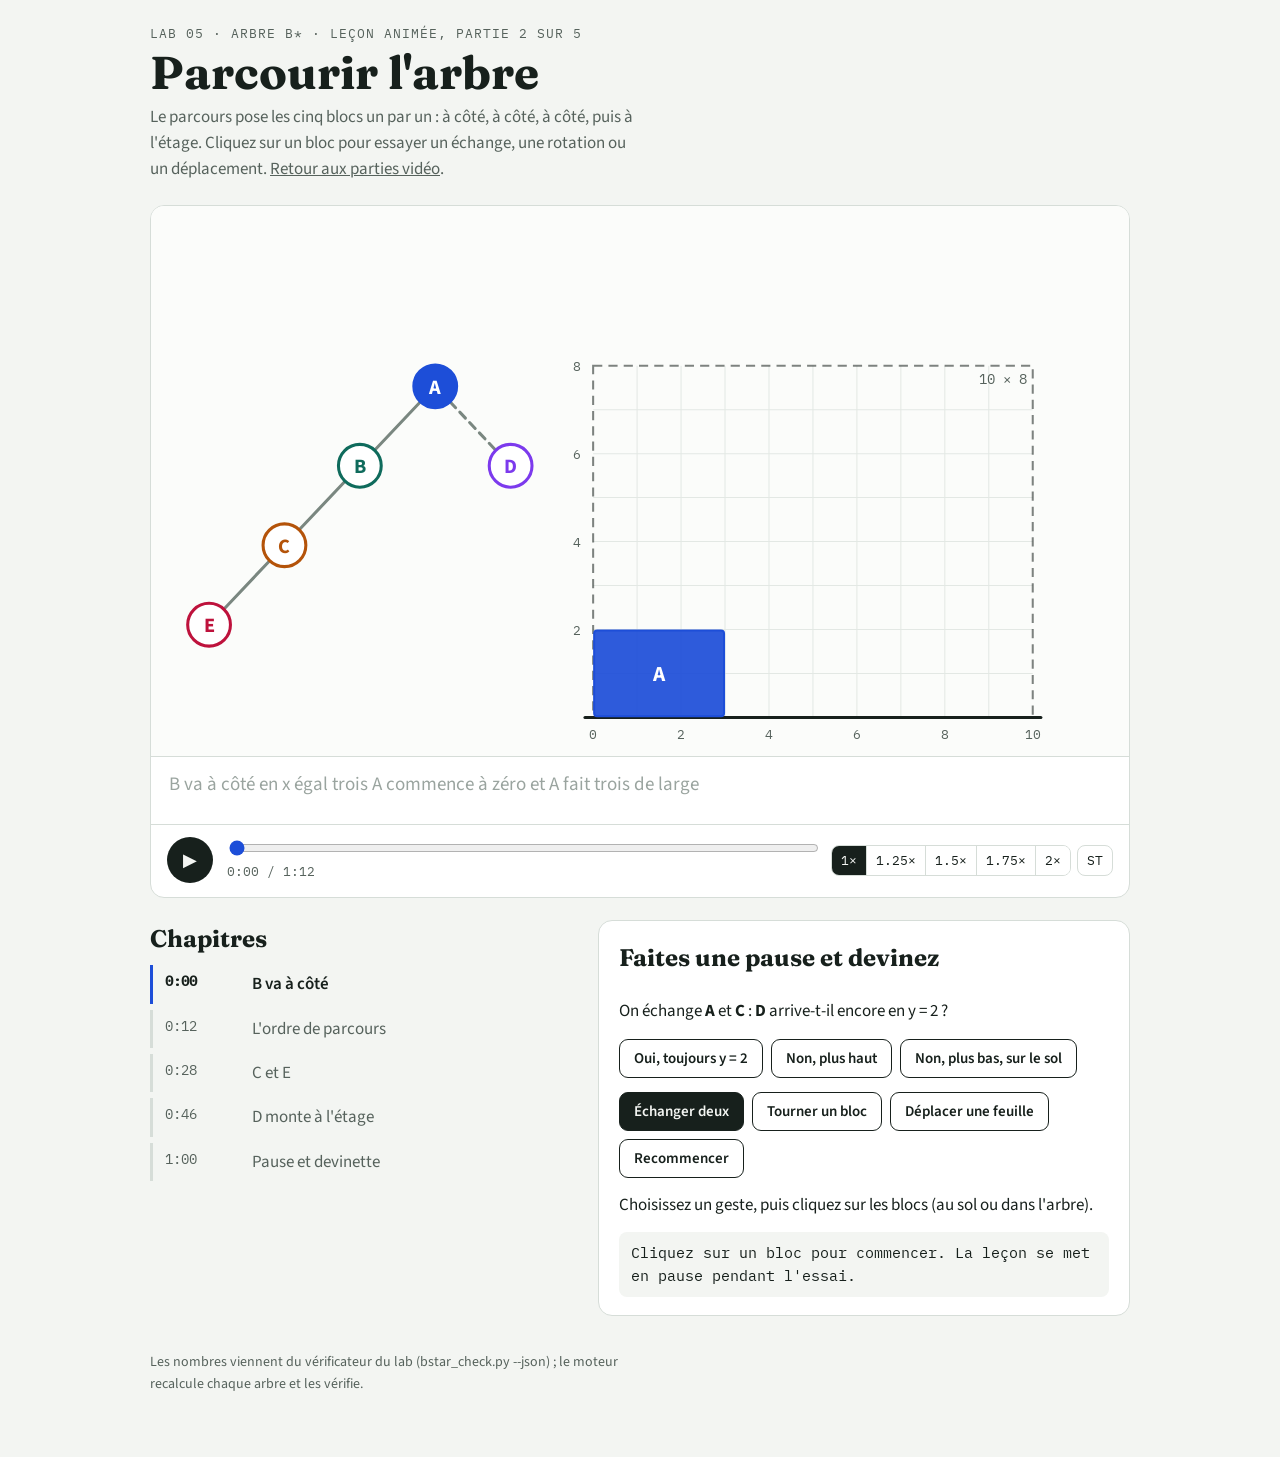
<file: docs/fr/lessons/part-2/index.html>
<!doctype html>
<html lang="fr">
<head>
<meta charset="utf-8">
<meta name="viewport" content="width=device-width, initial-scale=1, viewport-fit=cover">
<title>Lab 05 · Partie 2 : Parcourir l'arbre</title>
<meta name="claude:viewport-fit-sides" content="cover">
<style>@font-face{font-family:'Fraunces';font-weight:500;font-style:normal;font-display:swap;src:url(fonts/fraunces-latin-500-normal.woff2) format('woff2')}@font-face{font-family:'Fraunces';font-weight:700;font-style:normal;font-display:swap;src:url(fonts/fraunces-latin-700-normal.woff2) format('woff2')}@font-face{font-family:'IBM Plex Mono';font-weight:400;font-style:normal;font-display:swap;src:url(fonts/ibm-plex-mono-latin-400-normal.woff2) format('woff2')}@font-face{font-family:'IBM Plex Mono';font-weight:500;font-style:normal;font-display:swap;src:url(fonts/ibm-plex-mono-latin-500-normal.woff2) format('woff2')}@font-face{font-family:'Source Sans 3';font-weight:400;font-style:normal;font-display:swap;src:url(fonts/source-sans-3-latin-400-normal.woff2) format('woff2')}@font-face{font-family:'Source Sans 3';font-weight:600;font-style:normal;font-display:swap;src:url(fonts/source-sans-3-latin-600-normal.woff2) format('woff2')}@font-face{font-family:'Source Sans 3';font-weight:700;font-style:normal;font-display:swap;src:url(fonts/source-sans-3-latin-700-normal.woff2) format('woff2')}</style>
<style>
/* lesson.css — styles for the animated lesson player (lesson-engine.js).
   Layout: one reading column. A 16:9 stage carries the lesson; captions and transport sit under it,
   then chapters and the "your turn" bench. Group colours follow the course labs: the group holding
   the first node name is blue, the next green, then amber and rose; cut edges are red. */
:root {
  --bg: #f3f5f2;
  --surface: #ffffff;
  --ink: #17201c;
  --muted: #56625c;
  --line: #d6ddd8;
  --stage: #fbfcfa;
  --edge: #7a8780;
  --g0: #1d4ed8;
  --g1: #0f6b5c;
  --g2: #b45309;
  --g3: #9f1239;
  --cut: #dc2626;
  --heavy: #b45309;
  --copper: #a8662a;
  --unplaced: #94a3b8;
  --tint0: rgba(29, 78, 216, 0.07);
  --tint1: rgba(15, 107, 92, 0.08);
  --said: #17201c;
  --unsaid: #9aa49f;
  --mark: #fde68a;
  --display: "Fraunces", Georgia, "Times New Roman", serif;
  --body: "Source Sans 3", "Segoe UI", system-ui, sans-serif;
  --mono: "IBM Plex Mono", ui-monospace, "SFMono-Regular", Menlo, monospace;
}
@media (prefers-color-scheme: dark) {
  :root:not([data-theme="light"]) {
    --bg: #0e1412; --surface: #151d1a; --ink: #e6ece9; --muted: #9ba7a1; --line: #2a3531;
    --stage: #111916; --edge: #85938c; --g0: #6f8fff; --g1: #36b39b; --g2: #f59e0b; --g3: #fb7185;
    --cut: #f87171; --heavy: #f59e0b; --copper: #d39a5c; --unplaced: #66758a;
    --tint0: rgba(111, 143, 255, 0.10); --tint1: rgba(54, 179, 155, 0.10);
    --said: #e6ece9; --unsaid: #5f6b66; --mark: #78350f;
    color-scheme: dark;
  }
}
:root[data-theme="dark"] {
  --bg: #0e1412; --surface: #151d1a; --ink: #e6ece9; --muted: #9ba7a1; --line: #2a3531;
  --stage: #111916; --edge: #85938c; --g0: #6f8fff; --g1: #36b39b; --g2: #f59e0b; --g3: #fb7185;
  --cut: #f87171; --heavy: #f59e0b; --copper: #d39a5c; --unplaced: #66758a;
  --tint0: rgba(111, 143, 255, 0.10); --tint1: rgba(54, 179, 155, 0.10);
  --said: #e6ece9; --unsaid: #5f6b66; --mark: #78350f;
  color-scheme: dark;
}
* { box-sizing: border-box; }
body {
  background: var(--bg); color: var(--ink); font-family: var(--body); font-size: 17px; line-height: 1.55;
  padding-left: max(16px, env(safe-area-inset-left, 0px));
  padding-right: max(16px, env(safe-area-inset-right, 0px));
  padding-block: 24px 48px; margin: 0;
}
.wrap { max-width: 980px; margin: 0 auto; display: grid; gap: 22px; }
header { display: grid; gap: 6px; }
.eyebrow { font-family: var(--mono); font-size: 12.5px; letter-spacing: 0.08em; text-transform: uppercase; color: var(--muted); }
h1 { font-family: var(--display); font-weight: 700; font-size: clamp(30px, 5vw, 46px); line-height: 1.05; margin: 0; text-wrap: balance; }
.lede { margin: 0; color: var(--muted); max-width: 62ch; }
.lede a, .note a { color: inherit; }

/* ---------- player ---------- */
.player { background: var(--surface); border: 1px solid var(--line); border-radius: 14px; overflow: hidden; }
.stage { position: relative; aspect-ratio: 16 / 9; max-width: 100%; background: var(--stage); container-type: inline-size; overflow: hidden; }
.stage svg.scene { position: absolute; inset: 0; width: 100%; height: 100%; display: block; }
.layer { position: absolute; inset: 0; pointer-events: none; }
.ov { position: absolute; opacity: 0; will-change: opacity, transform; }
.ov [data-a] { display: inline-block; opacity: 0; }

.hl { font-family: var(--display); font-weight: 700; font-size: 4.3cqw; line-height: 1.08; letter-spacing: -0.01em; max-width: 60cqw; }
.hl b, .tag b, .sub b, .qcard b { color: var(--g0); font-weight: 700; }
.red { color: var(--cut); }
.sub { font-family: var(--body); font-size: 2.1cqw; color: var(--muted); font-weight: 600; margin-top: .6cqw; }
.term { display: grid; gap: .4cqw; background: var(--surface); border: 1px solid var(--line); border-radius: 1.2cqw; padding: 1.4cqw 1.8cqw; box-shadow: 0 .6cqw 2cqw rgba(0,0,0,.06); }
.term .t { font-family: var(--display); font-size: 3.4cqw; font-weight: 700; }
.term .d { font-size: 1.9cqw; color: var(--muted); }
.chip { display: inline-block; font-family: var(--mono); font-size: 2.2cqw; font-weight: 500; padding: .5cqw 1.3cqw; border-radius: 99px; border: 2px solid var(--ink); background: var(--surface); }
.tag { font-family: var(--body); font-weight: 700; font-size: 2.2cqw; background: var(--surface); border: 1px solid var(--line); border-radius: .9cqw; padding: .6cqw 1.2cqw; }
.tags { display: grid; gap: 1cqw; justify-items: start; }
.tag .n, .num { font-family: var(--mono); color: var(--heavy); }
.label { font-family: var(--display); font-weight: 700; font-size: 2.8cqw; }
.label.c0 { color: var(--g0); } .label.c1 { color: var(--g1); } .label.c2 { color: var(--g2); } .label.c3 { color: var(--g3); }
.vocab { display: grid; gap: .8cqw; font-size: 2cqw; }
.vocab div { background: var(--surface); border: 1px solid var(--line); border-radius: .8cqw; padding: .5cqw 1.1cqw; }
.vocab b { font-family: var(--display); font-size: 2.3cqw; margin-right: .6cqw; }
.eq { font-family: var(--mono); font-size: 3.4cqw; font-weight: 500; background: var(--surface); border: 1px solid var(--line); border-radius: 1cqw; padding: 1cqw 1.6cqw; white-space: nowrap; }
.eq .red { font-weight: 700; }
.stamp { font-family: var(--display); font-weight: 700; font-size: 6cqw; color: var(--cut); border: .45cqw solid var(--cut); border-radius: 1cqw; padding: .2cqw 1.6cqw; rotate: -9deg; letter-spacing: .06em; text-transform: uppercase; background: color-mix(in srgb, var(--stage) 80%, transparent); }
.bigq { width: 100cqw; }
.bigq .q { font-family: var(--display); font-size: 16cqw; font-weight: 700; line-height: 1; color: var(--muted); text-align: center; }
.bigq .hl { max-width: none; text-align: center; font-size: 3.6cqw; }
.cmp { display: grid; gap: 1cqw; background: var(--surface); border: 1px solid var(--line); border-radius: 1.4cqw; padding: 2cqw 2.4cqw; width: 62cqw; box-shadow: 0 .8cqw 3cqw rgba(0,0,0,.08); }
.cmp .row { display: grid; grid-template-columns: 1.4fr .7fr 1.3fr; align-items: baseline; gap: 1.4cqw; font-size: 2.3cqw; }
.cmp .row .k { font-family: var(--mono); font-size: 3cqw; font-weight: 500; }
.cmp .bad .k { color: var(--cut); }
.cmp .good .k { color: var(--g1); }
.qcard { background: var(--surface); border: 2px solid var(--ink); border-radius: 1.4cqw; padding: 1.6cqw 2.2cqw; width: 44cqw; display: grid; gap: .6cqw; }
.qcard .e { font-family: var(--mono); font-size: 1.7cqw; letter-spacing: .1em; text-transform: uppercase; color: var(--heavy); }
.qcard .q { font-family: var(--display); font-size: 3.1cqw; font-weight: 700; line-height: 1.15; }
.qcard .h { font-size: 1.8cqw; color: var(--muted); }
.qbtns { display: none; gap: 1cqw; pointer-events: auto; flex-wrap: wrap; }
.stage.asking .qbtns { display: flex; }
.qbtns .btn { font-size: 1.8cqw; padding: .6cqw 1.3cqw; }
.qans { color: var(--ink); font-size: 1.9cqw; }
.qans:empty { display: none; }
.thumbs { display: flex; gap: 2cqw; }
.thumb { background: var(--surface); border: 1px solid var(--line); border-radius: 1.2cqw; padding: 1cqw; display: grid; gap: .4cqw; justify-items: center; width: 22cqw; position: relative; }
.thumb svg { width: 100%; height: auto; display: block; }
.thumb .c { font-family: var(--mono); font-size: 1.75cqw; font-weight: 500; white-space: nowrap; }
.thumb.best { border: 2px solid var(--g1); }
.thumb .ok { position: absolute; top: -1.6cqw; right: -1.2cqw; background: var(--g1); color: #fff; font-weight: 700; font-size: 1.7cqw; border-radius: 99px; padding: .3cqw 1cqw; }

.counter { display: grid; justify-items: start; background: var(--surface); border: 1px solid var(--line); border-radius: 1.2cqw; padding: .9cqw 1.6cqw; min-width: 15cqw; }
.counter .l, .balance .l { font-family: var(--mono); font-size: 1.6cqw; letter-spacing: .1em; text-transform: uppercase; color: var(--muted); }
.counter .v { font-family: var(--mono); font-size: 6.2cqw; font-weight: 500; line-height: 1; font-variant-numeric: tabular-nums; }
.counter.bad .v { color: var(--cut); }
.counter.good .v { color: var(--g1); }
.balance { display: grid; gap: .8cqw; background: var(--surface); border: 1px solid var(--line); border-radius: 1.2cqw; padding: 1.2cqw 1.6cqw; width: 19cqw; }
.bars { position: relative; display: grid; grid-auto-flow: column; grid-auto-columns: 1fr; gap: 1.6cqw; height: 15cqw; align-items: end; }
.bar { background: var(--g0); border-radius: .5cqw .5cqw 0 0; height: 0; display: flex; justify-content: center; align-items: flex-start; color: #fff; font-family: var(--mono); font-size: 2cqw; padding-top: .3cqw; }
.bar.c1 { background: var(--g1); } .bar.c2 { background: var(--g2); } .bar.c3 { background: var(--g3); }
.cap { position: absolute; left: -.6cqw; right: -.6cqw; height: 0; border-top: .3cqw dashed var(--cut); opacity: 0; }
.cap span { position: absolute; right: 0; top: -2.6cqw; font-family: var(--mono); font-size: 1.5cqw; color: var(--cut); }
.verdict { font-weight: 700; font-size: 1.9cqw; min-height: 1.2em; }
.verdict.no { color: var(--cut); }
.verdict.yes { color: var(--g1); }
.banner { position: absolute; left: 2cqw; top: 2cqw; display: none; gap: 1cqw; align-items: center; pointer-events: auto; font-size: 1.9cqw; }
.stage.free .banner { display: flex; }
.banner b { font-family: var(--display); font-size: 2.6cqw; }

/* svg pieces */
.node rect { transition: fill .45s, stroke .45s; }
.g0 rect { fill: var(--g0); stroke: var(--g0); }
.g1 rect { fill: var(--g1); stroke: var(--g1); }
.g2 rect { fill: var(--g2); stroke: var(--g2); }
.g3 rect { fill: var(--g3); stroke: var(--g3); }
.nu rect { fill: var(--unplaced); stroke: var(--unplaced); }
.ncell rect { fill: var(--surface); stroke: var(--copper); stroke-width: 3; }
.node text { fill: #fff; font-family: var(--body); font-weight: 700; font-size: 21px; text-anchor: middle; dominant-baseline: central; }
.ncell text { fill: var(--ink); }
.node { cursor: pointer; }
.node:focus-visible rect { stroke: var(--ink); stroke-width: 4; }
.main { stroke: var(--edge); stroke-linecap: round; transition: stroke .35s; }
.wire { stroke: var(--copper); stroke-width: 2.2; stroke-linecap: round; }
.edge.cut .main { stroke: var(--cut); stroke-dasharray: 10 7; }
.edge.heavy .main { stroke: var(--heavy); }
.edge.pulse .main { animation: lesson-pulse 1s ease-in-out 2; }
@keyframes lesson-pulse { 50% { stroke-width: 12; } }
.wl rect { fill: var(--stage); stroke: var(--line); transition: fill .3s, stroke .3s; }
.wl text { fill: var(--ink); font-family: var(--mono); font-size: 16px; font-weight: 500; text-anchor: middle; dominant-baseline: central; }
.edge.cut .wl rect { stroke: var(--cut); }
.edge.flash .wl rect { fill: var(--mark); stroke: var(--heavy); }
.chipbody { fill: none; stroke: var(--copper); stroke-width: 3; }
.pin { fill: var(--copper); }
.divider { stroke: var(--ink); stroke-width: 2.5; stroke-dasharray: 8 8; }
.tint0 { fill: var(--tint0); }
.tint1 { fill: var(--tint1); }

/* captions */
.captions { padding: 14px 18px; border-top: 1px solid var(--line); min-height: 3.6em; font-size: 19px; line-height: 1.45; }
.captions span { color: var(--unsaid); transition: color .15s; }
.captions span.said { color: var(--said); }
.player.nocc .captions { display: none; }

/* transport */
.transport { display: grid; grid-template-columns: auto 1fr auto; gap: 10px 14px; align-items: center; padding: 12px 16px 14px; border-top: 1px solid var(--line); }
.play { width: 46px; height: 46px; border-radius: 50%; border: 0; background: var(--ink); color: var(--bg); font-size: 18px; cursor: pointer; display: grid; place-items: center; }
.scrub { display: grid; gap: 4px; min-width: 0; }
.scrub input { width: 100%; accent-color: var(--g0); }
.time { font-family: var(--mono); font-size: 13px; color: var(--muted); font-variant-numeric: tabular-nums; }
.opts { display: flex; gap: 6px; flex-wrap: wrap; justify-content: flex-end; }
.seg { display: inline-flex; border: 1px solid var(--line); border-radius: 8px; overflow: hidden; }
.seg button, .tbtn { font-family: var(--mono); font-size: 13px; padding: 6px 9px; border: 0; background: var(--surface); color: var(--ink); cursor: pointer; }
.seg button + button { border-left: 1px solid var(--line); }
.seg button[aria-pressed="true"] { background: var(--ink); color: var(--bg); }
.tbtn { border: 1px solid var(--line); border-radius: 8px; }
.tbtn[aria-pressed="false"] { color: var(--muted); text-decoration: line-through; }
button:focus-visible, input:focus-visible { outline: 3px solid var(--g0); outline-offset: 2px; }
@media (max-width: 620px) {
  .transport { grid-template-columns: auto 1fr; }
  .opts { grid-column: 1 / -1; justify-content: flex-start; }
  .captions { font-size: 16px; }
}

/* chapters + bench */
.chapters { display: grid; gap: 6px; margin: 0; padding: 0; list-style: none; }
.chapters button { width: 100%; display: grid; grid-template-columns: 4.5em 1fr; gap: 10px; text-align: left; background: none; border: 0; border-left: 3px solid var(--line); padding: 6px 12px; font: inherit; color: var(--muted); cursor: pointer; }
.chapters button .ts { font-family: var(--mono); font-size: 14px; font-variant-numeric: tabular-nums; }
.chapters button[aria-current="true"] { border-left-color: var(--g0); color: var(--ink); font-weight: 600; }
.cols { display: grid; grid-template-columns: 1fr 1.25fr; gap: 22px; align-items: start; }
@media (max-width: 760px) { .cols { grid-template-columns: 1fr; } }
h2 { font-family: var(--display); font-size: 24px; margin: 0 0 8px; }
.bench { background: var(--surface); border: 1px solid var(--line); border-radius: 14px; padding: 18px 20px; display: grid; gap: 14px; min-width: 0; }
.bench.pulse { animation: lesson-benchin 1.2s ease 2; }
@keyframes lesson-benchin { 50% { box-shadow: 0 0 0 4px color-mix(in srgb, var(--g0) 35%, transparent); } }
.bench p { margin: 0; }
.row { display: flex; gap: 8px; flex-wrap: wrap; align-items: center; }
.btn { font: 600 15px var(--body); padding: 8px 14px; border-radius: 9px; border: 1px solid var(--ink); background: var(--surface); color: var(--ink); cursor: pointer; }
.btn.primary { background: var(--ink); color: var(--bg); }
.seedbox { width: 5.5em; font: 500 15px var(--mono); padding: 7px 9px; border-radius: 8px; border: 1px solid var(--line); background: var(--bg); color: var(--ink); }
.feedback { border-left: 3px solid var(--g1); padding: 4px 0 4px 12px; }
.feedback:empty { display: none; }
.readout { font-family: var(--mono); font-size: 14.5px; background: var(--bg); border-radius: 8px; padding: 10px 12px; font-variant-numeric: tabular-nums; }
.note { font-size: 14px; color: var(--muted); max-width: 70ch; }
.ok { color: var(--g1); font-weight: 700; } .no { color: var(--cut); font-weight: 700; }
.norec .node rect, .norec .main, .norec .wl rect { transition: none !important; }
@media (prefers-reduced-motion: reduce) {
  .node rect, .main, .wl rect, .captions span { transition: none !important; }
  .edge.pulse .main, .bench.pulse { animation: none; }
}

/* ---------- floorplan scene (B*-tree + floor of blocks) ----------
   Block colours come from the lab (one fixed colour per block id, the course's paper palette) and are set inline.
   Tree links: left child = solid ("next door"), right child = dashed ("upstairs"). The skyline is amber. */
:root { --sky: #d97706; --waste: rgba(220, 38, 38, 0.10); --over: rgba(220, 38, 38, 0.13); --gridline: #e3e8e4; }
@media (prefers-color-scheme: dark) { :root:not([data-theme="light"]) { --sky: #fbbf24; --waste: rgba(248, 113, 113, 0.14); --over: rgba(248, 113, 113, 0.16); --gridline: #1f2a26; } }
:root[data-theme="dark"] { --sky: #fbbf24; --waste: rgba(248, 113, 113, 0.14); --over: rgba(248, 113, 113, 0.16); --gridline: #1f2a26; }
.fp-gridlines line { stroke: var(--gridline); stroke-width: 1; }
.fp-outline { fill: none; stroke: var(--ink); stroke-width: 2; stroke-dasharray: 9 6; opacity: .55; }
.fp-outline-lab { font-family: var(--mono); font-size: 14px; fill: var(--muted); text-anchor: end; }
.fp-floorline { stroke: var(--ink); stroke-width: 3; stroke-linecap: round; }
.fp-axis text { font-family: var(--mono); font-size: 12.5px; fill: var(--muted); text-anchor: middle; dominant-baseline: central; }
.fp-axis .fp-axis-y { text-anchor: end; }
.fp-overzone { fill: url(#fp-over); stroke: none; transition: opacity .3s; }
.fp-over-line { stroke: var(--cut); stroke-width: 2.4; opacity: .55; }
.fp-hatch-bg { fill: var(--waste); }
.fp-hatch-line { stroke: var(--cut); stroke-width: 2; opacity: .35; }
.fp-waste { fill: url(#fp-hatch); }
.fpb rect { stroke-width: 2; fill-opacity: .92; }
.fpb .fp-bid { fill: #fff; font-family: var(--body); font-weight: 700; font-size: 21px; text-anchor: middle; dominant-baseline: central; pointer-events: none; }
.fpb .fp-dim { fill: #fff; font-family: var(--mono); font-size: 12.5px; text-anchor: middle; dominant-baseline: central; opacity: .9; pointer-events: none; }
.fpb.out rect { stroke: var(--cut); stroke-width: 4; stroke-dasharray: 7 4; }
.fpb.hl rect, .fpn.hl circle:not(.fp-ring) { stroke: var(--ink); stroke-width: 4; }
.fp-sky { fill: none; stroke: var(--sky); stroke-width: 5; stroke-linejoin: round; stroke-linecap: round; }
.fp-bbox { fill: none; stroke: var(--ink); stroke-width: 2.5; stroke-dasharray: 10 6; }
.fp-bboxlab rect { fill: var(--surface); stroke: var(--ink); stroke-width: 1.5; }
.fp-bboxlab text { font-family: var(--mono); font-size: 15px; font-weight: 500; fill: var(--ink); text-anchor: middle; dominant-baseline: central; }
.fp-coords circle { fill: var(--ink); }
.fp-coords text { font-family: var(--mono); font-size: 13px; font-weight: 500; fill: var(--ink); paint-order: stroke; stroke: var(--stage); stroke-width: 4px; }
.fp-edge { stroke: var(--edge); stroke-width: 3; stroke-linecap: round; }
.fp-edge.right { stroke-dasharray: 8 6; }
.fpn circle { stroke-width: 3; }
.fpn .fp-ring { fill: none; stroke: var(--ink); stroke-width: 3; opacity: 0; }
.fpn.hl .fp-ring { opacity: 1; }
.fpn text { font-family: var(--body); font-weight: 700; font-size: 20px; text-anchor: middle; dominant-baseline: central; pointer-events: none; }
.fpk { cursor: pointer; }
.fpk:focus-visible { outline: none; }
.fpk:focus-visible rect, .fpk:focus-visible circle:not(.fp-ring) { stroke: var(--ink); stroke-width: 4; }
.fp-badges circle { fill: var(--ink); }
.fp-badges text { fill: var(--bg); font-family: var(--mono); font-size: 12.5px; font-weight: 500; text-anchor: middle; dominant-baseline: central; }
.fp-link rect { fill: var(--surface); stroke: var(--line); }
.fp-link text { font-family: var(--body); font-size: 13px; font-weight: 600; fill: var(--muted); text-anchor: middle; dominant-baseline: central; }
.fp-legal { font-family: var(--body); font-weight: 700; font-size: 1.9cqw; background: var(--surface); border: 2px solid var(--line); border-radius: .9cqw; padding: .4cqw 1.1cqw; white-space: nowrap; }
.fp-legal.yes { color: var(--g1); border-color: var(--g1); }
.fp-legal.no { color: var(--cut); border-color: var(--cut); }
.fp-counter { min-width: 17cqw; }
.fp-thumb svg { max-height: 16cqw; }
.fp-ops .btn[aria-pressed="true"] { background: var(--ink); color: var(--bg); }
.norec .fp-overzone { transition: none !important; }

</style>
</head>
<body>
<div id="lesson-root"></div>
<audio id="lesson-audio" preload="auto" src="lesson-fr.m4a"></audio>
<script>
/* lesson-engine.js (v4) — animated, narrated lesson player for eda-learning labs.
 *
 * LessonEngine.mount({ sb, timing, lang, audioId?, rootId?, ui?, storageKey? })
 *   sb      storyboard (see reference/storyboard.md). sb.scene picks what is drawn on the stage:
 *             "graph"     (default) nodes, weighted edges, splits, cut counter, balance bars   (partitioning labs)
 *             "floorplan" a B*-tree next to a floor of rectangles: blocks drop in walk order onto the skyline,
 *                         swap / turn / move, bounding box, wasted squares, fits-the-outline     (floorplanning labs)
 *   timing  { lang, duration, sentences: [{ slide, text, start, end, words: [{ w, t }] }] }
 *           made by scripts/voice_build.py (edge-tts word timings) or scripts/timing_from_vtt.py
 *   lang    "en" | "fr": picks the anchor word and the text of every overlay
 *
 * Everything on screen is a pure function of the audio time t, so seeking, speed changes and frame-by-frame
 * recording all show the same picture. A new key in a track starts from wherever the previous move had got to
 * (no jumps). window.__lesson exposes the internals the checker uses.
 *
 * Layout of this file: helpers · mount() = the core (timing, anchors, tracks, show windows, overlays, captions,
 * transport, question, diagnostics) · SCENES.graph · SCENES.floorplan. A scene gets a context object `cx` from the
 * core and returns hooks (see "scene contract" in mount).
 */
(function () {
  "use strict";

  const I18N = {
    en: {
      play: "Play", pause: "Pause", position: "Position in the lesson", speed: "Playback speed", captions: "CC",
      chapters: "Chapters", yourSplit: "Your split", back: "Back to the lesson",
      paused: "Paused. You are building your own split.", turn: "Pause and guess",
      deal: "Deal a random split with seed", dealBtn: "Deal",
      clickHint: "Or click the nodes on the stage to move them from one side to the other.",
      noSplit: "No split yet. Deal a seed or click a node.", noSplitNoDeal: "No split yet. Click a node to start.",
      backMsg: "Back in the lesson. Click a node to try again.",
      cut: "cut", sides: "sides", legal: "legal", notLegal: "not legal: at most {cap} per side",
      toPlace: "still to place: {list}", cutsize: "cutsize", perSide: "cells per side", max: "max {cap}",
      think: "Take a moment to think, then pick one.", seed: "Seed {s}: ", yours: "Your split: ",
      cell: "Cell {n}: click to move it to the other side", lesson: "Animated lesson", graph: "Graph",
      verdictYes: "legal", verdictNo: "not legal",
      // floorplan scene
      fpStage: "B*-tree and floorplan", yourTree: "Your tree", fpPaused: "Paused. You are changing the tree.",
      fpHint: "Pick a move, then click the blocks (on the floor or in the tree).",
      fpStart: "Click a block to start. The lesson pauses while you try.",
      fpBack: "Back in the lesson. Click a block to try again.",
      opSwap: "Swap two", opTurn: "Turn one", opMove: "Move a leaf", opReset: "Start again",
      pickSecond: "{a} picked. Click the block to swap it with.", swapped: "Swapped {a} and {b}. ",
      turned: "Turned {a}. ", pickLeaf: "{a} has children: pick a leaf (a block with no child).",
      pickTarget: "{a} picked. Click the block it should hang from.", moved: "Moved {a} under {b} ({side}). ",
      noSlot: "{b} has no free slot. Pick another block.", sameBlock: "That is the same block.",
      tree: "tree", box: "bounding box", wasted: "wasted", fits: "fits the {w} × {h} outline",
      sticks: "sticks out of the {w} × {h} outline", sideLeft: "next door", sideRight: "upstairs",
      nextDoor: "next door", upstairs: "upstairs", blockAria: "Block {n}: click to use it in your move",
      mArea: "bounding box", mWidth: "width", mHeight: "height", mWasted: "wasted squares", mX: "{n}.x", mY: "{n}.y",
    },
    fr: {
      play: "Lecture", pause: "Pause", position: "Position dans la leçon", speed: "Vitesse de lecture", captions: "ST",
      chapters: "Chapitres", yourSplit: "Votre partition", back: "Revenir à la leçon",
      paused: "En pause. Vous construisez votre propre partition.", turn: "Faites une pause et devinez",
      deal: "Distribuer une partition au hasard avec la graine", dealBtn: "Distribuer",
      clickHint: "Ou cliquez sur les nœuds de la scène pour les changer de côté.",
      noSplit: "Pas encore de partition. Distribuez une graine ou cliquez sur un nœud.",
      noSplitNoDeal: "Pas encore de partition. Cliquez sur un nœud pour commencer.",
      backMsg: "De retour dans la leçon. Cliquez sur un nœud pour réessayer.",
      cut: "coupe", sides: "côtés", legal: "valide", notLegal: "non valide : {cap} au plus par côté",
      toPlace: "reste à placer : {list}", cutsize: "taille de coupe", perSide: "cellules par côté", max: "max {cap}",
      think: "Prenez un moment pour réfléchir, puis choisissez.", seed: "Graine {s} : ", yours: "Votre partition : ",
      cell: "Cellule {n} : cliquez pour la changer de côté", lesson: "Leçon animée", graph: "Graphe",
      verdictYes: "valide", verdictNo: "non valide",
      fpStage: "Arbre B* et plan de masse", yourTree: "Votre arbre", fpPaused: "En pause. Vous modifiez l'arbre.",
      fpHint: "Choisissez un geste, puis cliquez sur les blocs (au sol ou dans l'arbre).",
      fpStart: "Cliquez sur un bloc pour commencer. La leçon se met en pause pendant l'essai.",
      fpBack: "De retour dans la leçon. Cliquez sur un bloc pour réessayer.",
      opSwap: "Échanger deux", opTurn: "Tourner un bloc", opMove: "Déplacer une feuille", opReset: "Recommencer",
      pickSecond: "{a} choisi. Cliquez sur le bloc à échanger avec lui.", swapped: "{a} et {b} échangés. ",
      turned: "{a} tourné. ", pickLeaf: "{a} a des enfants : choisissez une feuille (un bloc sans enfant).",
      pickTarget: "{a} choisi. Cliquez sur le bloc auquel l'accrocher.", moved: "{a} accroché sous {b} ({side}). ",
      noSlot: "{b} n'a plus de place libre. Choisissez un autre bloc.", sameBlock: "C'est le même bloc.",
      tree: "arbre", box: "boîte englobante", wasted: "perdu", fits: "tient dans le contour {w} × {h}",
      sticks: "dépasse du contour {w} × {h}", sideLeft: "à côté", sideRight: "à l'étage",
      nextDoor: "à côté", upstairs: "à l'étage", blockAria: "Bloc {n} : cliquez pour l'utiliser dans votre geste",
      mArea: "boîte englobante", mWidth: "largeur", mHeight: "hauteur", mWasted: "cases perdues", mX: "{n}.x", mY: "{n}.y",
    },
  };

  const clamp = (x, a = 0, b = 1) => Math.max(a, Math.min(b, x));
  const lerp = (a, b, p) => a + (b - a) * p;
  const ease = (p) => { p = clamp(p); return p < 0.5 ? 4 * p * p * p : 1 - Math.pow(-2 * p + 2, 3) / 2; };
  const fmt = (s) => `${Math.floor(s / 60)}:${String(Math.floor(s % 60)).padStart(2, "0")}`;
  const esc = (s) => String(s).replace(/[&<>"]/g, (c) => ({ "&": "&amp;", "<": "&lt;", ">": "&gt;", '"': "&quot;" }[c]));
  const norm = (w) => w.normalize("NFD").replace(/[̀-ͯ]/g, "").toLowerCase().replace(/[^a-z0-9]/g, "");
  /** Keys a spoken word can be matched by: the whole word, and the part after an apostrophe (l'arête → arete). */
  const wordKeys = (w) => { const k = [norm(w)]; const m = w.split(/['’]/); if (m.length > 1) k.push(norm(m[m.length - 1])); return k; };
  const fill = (s, o) => s.replace(/\{(\w+)\}/g, (m, k) => (o[k] !== undefined ? o[k] : m));

  const FULL = [0, 0, 960, 540];
  const DUR_CAM = 1.3, DUR_DIM = 0.6;
  const SCENES = {};

  function mount(cfg) {
    const sb = cfg.sb, TM = cfg.timing, lang = cfg.lang || "en";
    const T = Object.assign({}, I18N[lang] || I18N.en, cfg.ui || {});
    const L = (v) => (v == null ? "" : typeof v === "string" ? v : v[lang] != null ? v[lang] : v.en != null ? v.en : "");
    const errors = [];
    const err = (m) => { errors.push(m); console.error("[lesson] " + m); };
    const reduce = matchMedia("(prefers-reduced-motion: reduce)").matches;
    const D = reduce ? 0.001 : 1;
    const sceneName = sb.scene || "graph";

    /* ---------------- timing ---------------- */
    const SENT = TM.sentences.map((s) => {
      const words = s.words.map((w) => ({ w: w.w, t: w.t, keys: wordKeys(w.w) }));
      words.forEach((w, i) => { w.e = i + 1 < words.length ? words[i + 1].t : s.end; });
      return Object.assign({}, s, { words });
    });
    const DUR = TM.duration;
    const slideSents = (n) => SENT.filter((s) => s.slide === n);

    function findWords(obj, label) {
      const needle = obj[lang] != null ? obj[lang] : null;
      if (needle == null) { err(`anchor ${label}: no "${lang}" word given`); return null; }
      const [phrase, nthTxt] = String(needle).split("#");
      const nth = nthTxt != null ? parseInt(nthTxt, 10) : obj.nth || 0;
      const toks = phrase.split(/\s+/).map(norm).filter(Boolean);
      const pool = obj.slide != null ? slideSents(obj.slide) : SENT;
      if (!pool.length) { err(`anchor ${label}: slide ${obj.slide} has no narration in this part`); return null; }
      const ws = pool.flatMap((s) => s.words);
      let hit = 0;
      for (let i = 0; i + toks.length <= ws.length; i++) {
        if (toks.every((tk, j) => ws[i + j].keys.some((k) => k.startsWith(tk)))) {
          if (hit++ === nth) return { first: ws[i], last: ws[i + toks.length - 1] };
        }
      }
      err(`anchor ${label}: "${needle}" not found in slide ${obj.slide} (${lang}). Words: ${ws.map((w) => w.w).join(" ")}`);
      return null;
    }
    const anchorCache = new Map();
    function resolve(ref, label = "") {
      if (ref == null) return 0;
      if (typeof ref === "number") return ref;
      const key = typeof ref === "string" ? ref : JSON.stringify(ref);
      if (anchorCache.has(key)) return anchorCache.get(key);
      let t = 0;
      if (typeof ref === "string") {
        const m = ref.trim().match(/^(@[\w-]+|slide:\d+(?::end)?|end|start)\s*(?:([+-])\s*([\d.]+))?$/);
        if (!m) { err(`bad time reference "${ref}" ${label}`); return 0; }
        const shift = m[2] ? (m[2] === "-" ? -1 : 1) * parseFloat(m[3]) : 0;
        const base = m[1];
        if (base[0] === "@") {
          const a = sb.anchors && sb.anchors[base.slice(1)];
          if (!a) { err(`unknown anchor ${base} ${label}`); t = 0; } else t = resolveObj(a, base);
        } else if (base === "end") t = DUR;
        else if (base === "start") t = 0;
        else {
          const [, n, e] = base.split(":");
          const ss = slideSents(+n);
          if (!ss.length) err(`slide ${n} has no narration in this part ${label}`);
          else t = e ? ss[ss.length - 1].end : ss[0].start;
        }
        t += shift;
      } else t = resolveObj(ref, label);
      anchorCache.set(key, t);
      return t;
    }
    function resolveObj(o, label) {
      const hit = findWords(o, label);
      if (!hit) { const ss = o.slide != null ? slideSents(o.slide) : []; return (ss[0] ? ss[0].start : 0) + (o.shift || 0); }
      return (o.edge === "end" ? hit.last.e : hit.first.t) + (o.shift || 0);
    }

    /* ---------------- text markup: {piece@ref} appears at its own time, **x** accent, !!x!! red, ##x## number --- */
    function md(s) {
      let h = esc(s);
      h = h.replace(/\{([^{}@]+)@([^{}]+)\}/g, (m, piece, ref) => {
        ref = ref.trim();
        if (!/^(slide:|start|end|@)/.test(ref)) ref = "@" + ref; // {piece@name} means the anchor @name
        return `<span data-a="${resolve(ref, `(text "${piece}")`).toFixed(3)}">${piece}</span>`;
      });
      h = h.replace(/\*\*(.+?)\*\*/g, "<b>$1</b>").replace(/!!(.+?)!!/g, '<span class="red">$1</span>').replace(/##(.+?)##/g, '<span class="num">$1</span>');
      return h;
    }

    /* ---------------- scene contract ----------------
     * SCENES[name](cx) returns {
     *   tracks: { name: { init, conv(v)->value, dur, mix(a,b,p)|null (null = step track) } }   (in key order)
     *   claims: [{ claim, got, ok }]
     *   ready()                          after tracks and show windows exist (cx.track, cx.seg, cx.win are usable)
     *   svgLabel, bannerText, pausedText
     *   benchHtml()                      HTML of the "your turn" box below the question (must hold .readout)
     *   buildSvg()                       draw the scene's SVG under the overlays
     *   buildWidgets()                   counters etc. on top of the overlays (cx.widget)
     *   render(t, free)                  draw the scene at time t (free = the scene's own try-it state or null)
     *   bindBench()                      wire the bench buttons and stage clicks
     *   thumb(item)                      HTML for one "thumbs" overlay item
     *   boxes(stageRect, sx, sy, cam)    [{ kind: "node", label, x, y, w, h }] of what text must not cover
     *   freeCamera                       camera used while the learner tries (default FULL)
     *   leaveFree()                      called when the lesson resumes
     * } */
    const cx = { sb, lang, T, L, err, resolve, md, esc, fill, D, reduce, lerp, ease, clamp, FULL, FREE: null };
    if (!SCENES[sceneName]) { err(`unknown scene "${sceneName}"`); }
    const scene = (SCENES[sceneName] || SCENES.graph)(cx);
    const claims = scene.claims || [];

    /* ---------------- tracks ---------------- */
    const cam = (v) => {
      if (v == null || v === "full") return FULL;
      const c = sb.cameras && sb.cameras[v] != null ? sb.cameras[v] : v;
      if (!Array.isArray(c) || c.length !== 3) { err(`bad camera ${JSON.stringify(v)}`); return FULL; }
      const [cxx, cy, w0] = c, w = Math.min(w0, 960), h = (w * 9) / 16;
      return [clamp(cxx - w / 2, 0, 960 - w), clamp(cy - h / 2, 0, 540 - h), w, h]; // a shot never shows past the scene
    };
    const mixArr = (a, b, p) => a.map((v, i) => lerp(v, b[i], p));
    cx.mixArr = mixArr;
    const SPEC = Object.assign({}, scene.tracks);
    // camera and dim are common to every scene; keep the scene's order (it decides the checker's report order)
    if (!SPEC.camera) SPEC.camera = { init: "full", conv: cam, dur: DUR_CAM, mix: mixArr };
    if (!SPEC.dim) SPEC.dim = { init: 1, conv: (v) => +v, dur: DUR_DIM, mix: lerp };
    for (const k of Object.keys(SPEC)) if (SPEC[k].conv === "camera") SPEC[k].conv = cam;
    const init = {};
    for (const k of Object.keys(SPEC)) init[k] = SPEC[k].init;
    Object.assign(init, sb.initial || {});
    const tracks = {};
    for (const k of Object.keys(SPEC)) tracks[k] = [[0, SPEC[k].conv(init[k]), "initial"]];
    (sb.timeline || []).forEach((item, i) => {
      const t = resolve(item.at, `(timeline #${i})`);
      let used = false;
      for (const k of Object.keys(SPEC)) if (k in item) { tracks[k].push([t, SPEC[k].conv(item[k]), item.at]); used = true; }
      for (const k of Object.keys(item)) if (k !== "at" && !(k in SPEC)) err(`timeline #${i}: unknown key "${k}" for the ${sceneName} scene`);
      if (!used) err(`timeline #${i}: nothing to change`);
    });
    for (const k of Object.keys(tracks)) tracks[k].sort((a, b) => a[0] - b[0]);

    const memo = new Map();
    function sampler(name, dur, mix) {
      if (memo.has(name)) return memo.get(name);
      const list = tracks[name], startVal = [];
      const valAt = (t) => {
        let i = -1;
        for (let k = 0; k < list.length; k++) { if (list[k][0] <= t) i = k; else break; }
        if (i <= 0) return list[0][1];
        if (startVal[i] === undefined) startVal[i] = valAt(list[i][0] - 1e-6);
        return mix(startVal[i], list[i][1], ease((t - list[i][0]) / (dur * D)));
      };
      memo.set(name, valAt);
      return valAt;
    }
    /** A track's value at t (interpolated), or for step tracks the segment { cur, prev, t0, i }. */
    cx.track = (name) => sampler(name, SPEC[name].dur, SPEC[name].mix);
    cx.seg = (name, t) => {
      const list = tracks[name]; let i = 0;
      for (let k = 0; k < list.length; k++) if (list[k][0] <= t) i = k;
      return { cur: list[i][1], prev: i > 0 ? list[i - 1][1] : list[i][1], t0: list[i][0], i };
    };
    cx.keys = (name) => tracks[name];
    const camAt = cx.track("camera");

    /* ---------------- show windows ---------------- */
    const WIN = {};
    (sb.show || []).forEach((w, i) => {
      const a = resolve(w.from, `(show ${w.show} #${i})`), b = w.to == null ? 1e9 : resolve(w.to, `(show ${w.show} #${i})`);
      if (b <= a) err(`show ${w.show} #${i}: ends (${b.toFixed(2)}s) before it starts (${a.toFixed(2)}s)`);
      (WIN[w.show] = WIN[w.show] || []).push(Object.assign({}, w, { a, b, edges: (w.edges || []).map((e) => e.replace(/\s/g, "")), stagger: w.stagger || 0 }));
    });
    cx.WIN = WIN;
    cx.win = (name, t) => (WIN[name] || []).find((w) => t >= w.a && t < w.b);
    cx.wins = (name, t) => (WIN[name] || []).filter((w) => t >= w.a && t < w.b);
    if (scene.ready) scene.ready();

    /* ---------------- DOM ---------------- */
    const root = document.getElementById(cfg.rootId || "lesson-root");
    const qa = sb.question;
    root.innerHTML = `
<div class="wrap">
  <header>
    <div class="eyebrow">${esc(L(sb.eyebrow))}</div>
    <h1>${esc(L(sb.title))}</h1>
    ${sb.lede ? `<p class="lede">${L(sb.lede)}</p>` : ""}
  </header>
  <section class="player" aria-label="${esc(T.lesson)}">
    <div class="stage scene-${esc(sceneName)}">
      <svg class="scene" viewBox="0 0 960 540" role="img" aria-label="${esc(scene.svgLabel || T.graph)}"></svg>
      <div class="layer"></div>
      <div class="banner"><b>${esc(scene.bannerText || T.yourSplit)}</b><button class="btn" type="button" data-act="back">${esc(T.back)}</button></div>
    </div>
    <div class="captions" aria-live="off"></div>
    <div class="transport">
      <button class="play" type="button" aria-label="${esc(T.play)}">▶</button>
      <div class="scrub"><input type="range" min="0" max="${DUR}" step="0.01" value="0" aria-label="${esc(T.position)}"><div class="time">0:00 / ${fmt(DUR)}</div></div>
      <div class="opts"><div class="seg" role="group" aria-label="${esc(T.speed)}"></div><button class="tbtn" type="button" aria-pressed="true">${esc(T.captions)}</button></div>
    </div>
  </section>
  <div class="cols">
    <section aria-label="${esc(T.chapters)}"><h2>${esc(T.chapters)}</h2><ul class="chapters"></ul></section>
    <section class="bench" aria-label="${esc(T.turn)}">
      <h2>${esc(T.turn)}</h2>
      ${qa ? `<p>${md(L(qa.text))}</p><div class="row bench-opts"></div><p class="feedback"></p>` : ""}
      ${scene.benchHtml()}
    </section>
  </div>
  ${sb.note ? `<p class="note">${L(sb.note)}</p>` : ""}
</div>`;
    const $ = (sel) => root.querySelector(sel);
    const stage = $(".stage"), svg = $("svg.scene"), layer = $(".layer");
    const NS = "http://www.w3.org/2000/svg";
    const mk = (tag, attrs = {}, parent = svg) => { const e = document.createElementNS(NS, tag); for (const k in attrs) e.setAttribute(k, attrs[k]); parent.appendChild(e); return e; };
    Object.assign(cx, { root, $, stage, svg, layer, mk, NS });
    scene.buildSvg();

    const BUILD = {
      headline: (o) => `<div class="hl"${o.size ? ` style="font-size:${+o.size}cqw"` : ""}>${md(L(o.text))}</div>${o.sub ? `<div class="sub">${md(L(o.sub))}</div>` : ""}`,
      term: (o) => `<div class="term"><span class="t">${md(L(o.text))}</span><span class="d">${md(L(o.sub))}</span></div>`,
      chip: (o) => `<span class="chip">${md(L(o.text))}</span>`,
      tag: (o) => `<div class="tag">${md(L(o.text))}</div>`,
      tags: (o) => `<div class="tags">${o.items.map((it) => `<div class="tag"${it.at ? ` data-a="${resolve(it.at, "(tags)").toFixed(3)}"` : ""}>${md(L(it.text))}</div>`).join("")}</div>`,
      label: (o) => `<span class="label c${o.color || 0}">${md(L(o.text))}</span>`,
      vocab: (o) => `<div class="vocab">${o.items.map((it) => `<div${it.at ? ` data-a="${resolve(it.at, "(vocab)").toFixed(3)}"` : ""}><b>${esc(L(it.k))}</b>${md(L(it.text))}</div>`).join("")}</div>`,
      eq: (o) => `<div class="eq">${md(L(o.text))}</div>`,
      stamp: (o) => `<div class="stamp">${md(L(o.text))}</div>`,
      bigq: (o) => `<div class="bigq"><div class="q">?</div><div class="hl">${md(L(o.text))}</div></div>`,
      compare: (o) => `<div class="cmp">${o.rows.map((r) => `<div class="row ${r.tone || ""}"><span>${md(L(r.label))}</span><span class="k">${md(L(r.value))}</span><span>${md(L(r.note))}</span></div>`).join("")}</div>`,
      thumbs: (o) => `<div class="thumbs">${o.items.map((it) => scene.thumb(it)).join("")}</div>`,
      question: () => `<div class="qcard"><span class="e">${esc(T.turn)}</span><span class="q">${md(L(qa && qa.text))}</span><span class="h qh">${esc(L(qa && qa.hint) || T.think)}</span><span class="qbtns">${(qa ? qa.options : []).map((op, i) => `<button class="btn" type="button" data-q="${i}">${esc(L(op.label))}</button>`).join("")}</span><span class="h qans"></span></div>`,
      html: (o) => L(o.html),
    };
    const OV = (sb.overlays || []).map((o, i) => {
      const lab = `(overlay #${i} ${o.type})`;
      const a = resolve(o.from, lab), b = o.to == null ? 1e9 : resolve(o.to, lab);
      if (b <= a) err(`overlay #${i} (${o.type}) ends (${b.toFixed(2)}s) before it starts (${a.toFixed(2)}s)`);
      const d = document.createElement("div");
      d.className = "ov ov-" + o.type; d.style.left = (o.x || 0) + "%"; d.style.top = (o.y || 0) + "%";
      if (o.width) d.style.width = o.width + "cqw";
      if (!BUILD[o.type]) err(`overlay #${i}: unknown type ${o.type}`);
      d.innerHTML = BUILD[o.type] ? BUILD[o.type](o) : "";
      layer.appendChild(d);
      const label = (d.textContent || "").trim().replace(/\s+/g, " ").slice(0, 48);
      return { a, b, d, label, type: o.type, parts: [...d.querySelectorAll("[data-a]")].map((e) => ({ e, t: +e.dataset.a })) };
    });
    cx.widget = (cls, pos, html) => {
      const d = document.createElement("div"); d.className = "ov " + cls; d.style.left = pos.x + "%"; d.style.top = pos.y + "%";
      d.innerHTML = html; layer.appendChild(d); return d;
    };
    const widgetEls = scene.buildWidgets() || [];

    /* ---------------- render ---------------- */
    let lastCam = FULL;
    const setOp = (el, v) => { el.style.opacity = v; };
    const fadeIn = reduce ? 0.01 : 0.35, fadeOut = reduce ? 0.01 : 0.25;
    function ovStyle(el, t, a, b) {
      const on = t >= a && t < b, o = on ? Math.min(clamp((t - a) / fadeIn), clamp((b - t) / fadeOut)) : 0;
      el.style.opacity = o;
      el.style.transform = on && !reduce ? `translateY(${((1 - ease((t - a) / 0.5)) * 0.8).toFixed(3)}cqw)` : "none";
      return on;
    }
    Object.assign(cx, { setOp, ovStyle });
    function render(t) {
      const F = cx.FREE;
      const C = F ? (scene.freeCamera || FULL) : camAt(t);
      lastCam = C;
      svg.setAttribute("viewBox", C.map((v) => v.toFixed(1)).join(" "));
      scene.render(t, F, "scene");
      for (const o of OV) {
        const on = !F && ovStyle(o.d, t, o.a, o.b);
        if (F) { o.d.style.opacity = 0; }
        for (const p of o.parts) {
          const po = on && t >= p.t ? clamp((t - p.t) / (reduce ? 0.01 : 0.3)) : 0;
          p.e.style.opacity = po;
          p.e.style.transform = po > 0 && po < 1 && !reduce ? `translateY(${((1 - po) * 0.6).toFixed(3)}cqw)` : "none";
        }
      }
      scene.render(t, F, "widgets");
      renderCaptions(t);
      renderTransport(t);
    }
    cx.render = (t) => render(t == null ? au.currentTime : t);

    /* ---------------- captions ---------------- */
    const capEl = $(".captions");
    let capIdx = -2;
    function renderCaptions(t) {
      if (cx.FREE) { if (capIdx !== -3) { capEl.textContent = scene.pausedText || T.paused; capIdx = -3; } return; }
      let i = -1;
      for (let k = 0; k < SENT.length; k++) if (SENT[k].start <= t) i = k;
      if (i < 0) i = 0;
      if (i !== capIdx) {
        capEl.innerHTML = "";
        SENT[i].words.forEach((w) => { const s = document.createElement("span"); s.textContent = w.w + " "; capEl.appendChild(s); });
        capIdx = i;
      }
      [...capEl.children].forEach((s, k) => s.classList.toggle("said", t >= SENT[i].words[k].t));
    }

    /* ---------------- transport ---------------- */
    const au = document.getElementById(cfg.audioId || "lesson-audio");
    cx.au = au;
    const playBtn = $(".play"), scrub = $(".scrub input"), timeEl = $(".time");
    const CHAP = (sb.chapters || []).map((c, i) => ({ t0: resolve(c.at, `(chapter #${i})`), title: L(c.title) }));
    const chapBtns = CHAP.map((c) => {
      const li = document.createElement("li"), b = document.createElement("button");
      b.type = "button"; b.innerHTML = `<span class="ts">${fmt(c.t0)}</span><span>${esc(c.title)}</span>`;
      b.addEventListener("click", () => { seek(c.t0 + 0.01); play(); });
      li.appendChild(b); $(".chapters").appendChild(li); return { t0: c.t0, b };
    });
    function renderTransport(t) {
      if (document.activeElement !== scrub) scrub.value = t;
      timeEl.textContent = `${fmt(t)} / ${fmt(DUR)}`;
      let cur = 0; chapBtns.forEach((c, i) => { if (t >= c.t0) cur = i; });
      chapBtns.forEach((c, i) => c.b.setAttribute("aria-current", String(i === cur && !cx.FREE)));
    }
    const QT = qa ? resolve(qa.at || "end", "(question)") : null;
    let asked = false, raf = 0;
    function loop() {
      if (QT != null && !asked && !au.paused && au.currentTime >= QT) { asked = true; au.pause(); au.currentTime = QT; stage.classList.add("asking"); }
      render(au.currentTime);
      if (!au.paused) raf = requestAnimationFrame(loop);
    }
    function resetAsk(t) { if (QT != null && t < QT - 0.05) { asked = false; stage.classList.remove("asking"); const a = layer.querySelector(".qans"); if (a) a.textContent = ""; } }
    function play() {
      if (cx.FREE) cx.leaveFree();
      if (au.ended || au.currentTime >= DUR - 0.05) { au.currentTime = 0; resetAsk(0); }
      const p = au.play(); if (p && p.catch) p.catch(() => {});
    }
    function seek(t) { if (cx.FREE) cx.leaveFree(); au.currentTime = clamp(t, 0, DUR); resetAsk(au.currentTime); render(au.currentTime); }
    playBtn.addEventListener("click", () => (au.paused ? play() : au.pause()));
    au.addEventListener("play", () => { playBtn.textContent = "❚❚"; playBtn.setAttribute("aria-label", T.pause); cancelAnimationFrame(raf); loop(); });
    au.addEventListener("pause", () => { playBtn.textContent = "▶"; playBtn.setAttribute("aria-label", T.play); render(au.currentTime); });
    au.addEventListener("seeked", () => render(au.currentTime));
    au.addEventListener("ended", () => { const b = $(".bench"); b.classList.remove("pulse"); void b.offsetWidth; b.classList.add("pulse"); });
    scrub.addEventListener("input", () => { if (cx.FREE) cx.leaveFree(); au.currentTime = +scrub.value; resetAsk(+scrub.value); render(+scrub.value); });
    document.addEventListener("keydown", (e) => {
      const a = document.activeElement;
      if (e.code === "Space" && !/INPUT|BUTTON|TEXTAREA|SELECT/.test(a.tagName) && !(a.closest && a.closest(".node, .fpk"))) { e.preventDefault(); au.paused ? play() : au.pause(); }
    });
    const SPEEDS = [1, 1.25, 1.5, 1.75, 2], KEY = cfg.storageKey || "lesson-speed";
    let rate = 1;
    try { const r = parseFloat(localStorage.getItem(KEY)); if (SPEEDS.includes(r)) rate = r; } catch (e) { /* storage blocked */ }
    const speedBtns = SPEEDS.map((r) => {
      const b = document.createElement("button"); b.type = "button"; b.textContent = r + "×";
      b.addEventListener("click", () => setRate(r)); $(".seg").appendChild(b); return { r, b };
    });
    function setRate(r) {
      rate = r; au.playbackRate = r; au.preservesPitch = true;
      speedBtns.forEach((x) => x.b.setAttribute("aria-pressed", String(x.r === r)));
      try { localStorage.setItem(KEY, String(r)); } catch (e) { /* storage blocked */ }
    }
    setRate(rate);
    au.addEventListener("loadedmetadata", () => setRate(rate));
    const ccBtn = $(".tbtn"), playerEl = $(".player");
    ccBtn.addEventListener("click", () => { const on = ccBtn.getAttribute("aria-pressed") !== "true"; ccBtn.setAttribute("aria-pressed", String(on)); playerEl.classList.toggle("nocc", !on); });

    /* ---------------- your turn ---------------- */
    cx.readout = $(".readout");
    cx.enterFree = (state) => { au.pause(); cx.FREE = state; stage.classList.add("free"); render(au.currentTime); };
    cx.leaveFree = () => { cx.FREE = null; stage.classList.remove("free"); if (scene.leaveFree) scene.leaveFree(); render(au.currentTime); };
    root.querySelector('[data-act="back"]').addEventListener("click", () => cx.leaveFree());
    scene.bindBench();
    if (qa) {
      const fb = $(".feedback"), opts = $(".bench-opts");
      qa.options.forEach((op) => {
        const b = document.createElement("button"); b.type = "button"; b.className = "btn"; b.textContent = L(op.label);
        b.addEventListener("click", () => { fb.innerHTML = md(L(op.reply)); }); opts.appendChild(b);
      });
      layer.querySelectorAll(".qbtns button").forEach((b) => b.addEventListener("click", () => {
        const op = qa.options[+b.dataset.q];
        layer.querySelector(".qans").innerHTML = md(L(op.reply));
        stage.classList.remove("asking");
        const p = au.play(); if (p && p.catch) p.catch(() => {});
      }));
    }

    /* ---------------- diagnostics for scripts/check_lesson.py ---------------- */
    function stageRect(el) {
      const s = stage.getBoundingClientRect(), r = el.getBoundingClientRect();
      return { x: r.left - s.left, y: r.top - s.top, w: r.width, h: r.height };
    }
    window.__lesson = {
      render, duration: DUR, errors, claims, lang, scene: sceneName,
      tracks: Object.fromEntries(Object.entries(tracks).map(([k, v]) => [k, v.map((x) => [x[0], typeof x[2] === "string" ? x[2] : JSON.stringify(x[2])])])),
      moveSeconds: Object.fromEntries(Object.keys(SPEC).map((k) => [k, SPEC[k].checkDur != null ? SPEC[k].checkDur : SPEC[k].dur])),
      overlays: OV.map((o) => ({ a: o.a, b: o.b, label: o.label, type: o.type })),
      sentences: SENT.map((s) => ({ slide: s.slide, start: s.start, end: s.end, text: s.text })),
      question: QT,
      boxes() {
        const s = stage.getBoundingClientRect(), out = [];
        const sx = s.width / lastCam[2], sy = s.height / lastCam[3];
        for (const b of scene.boxes(s, sx, sy, lastCam)) {
          if (b.x + b.w < 0 || b.y + b.h < 0 || b.x > s.width || b.y > s.height) continue;
          out.push(b);
        }
        [...OV.map((o) => ({ d: o.d, label: o.label })), ...widgetEls].forEach((o) => {
          // fully shown text only, not mid-fade
          if (+o.d.style.opacity > 0.9) { const r = stageRect(o.d.firstElementChild || o.d); out.push({ kind: "overlay", label: o.label, x: r.x, y: r.y, w: r.w, h: r.h }); }
        });
        return { stage: { w: s.width, h: s.height }, boxes: out };
      },
      setRecording(on) { root.classList.toggle("norec", !!on); },
    };
    if (scene.expose) Object.assign(window.__lesson, scene.expose());
    if (errors.length) console.error(`[lesson] ${errors.length} problem(s); see window.__lesson.errors`);
    render(0);
  }

  /* =====================================================================================================
   * Scene "graph": weighted graph, splits, cut counter, balance bars (partitioning labs). Unchanged from v3.
   * ===================================================================================================== */
  SCENES.graph = function (cx) {
    const { sb, T, L, err, resolve, esc, fill, D, lerp, ease, clamp, FULL } = cx;
    const DUR_POSE = 1.1, DUR_SHAPE = 0.9, DUR_WIRES = 1.0, DUR_COUNT = 1.2;
    if (!sb.graph) { err('the graph scene needs "graph" in the storyboard'); sb.graph = { nodes: [], edges: [] }; }
    if (!sb.poses) { err('the graph scene needs "poses" in the storyboard'); sb.poses = { base: {} }; }
    const NODES = sb.graph.nodes.slice();
    const EDGES = sb.graph.edges.map((e) => (Array.isArray(e) ? e : [e.u, e.v, e.w]));
    const K = sb.graph.groups || 2;
    const CAP = sb.graph.cap != null ? sb.graph.cap : Math.ceil(NODES.length / K);
    const names = (g) => (g.includes(",") ? g.split(",").map((x) => x.trim()) : g.trim().split(""));
    function parseSplit(v) {
      if (v == null || v === "none" || v === "") return null;
      const s = sb.splits && sb.splits[v] != null ? sb.splits[v] : v;
      const asn = Object.fromEntries(NODES.map((n) => [n, null]));
      s.split("|").forEach((g, gi) => names(g).filter(Boolean).forEach((n) => {
        if (!(n in asn)) err(`split "${s}": unknown node ${n}`); else asn[n] = gi;
      }));
      return asn;
    }
    /** Colour rank of each group: the group holding the first node name is 0 (blue), and so on. */
    function colourOf(asn) {
      const firsts = new Map();
      for (const n of [...NODES].sort()) if (asn[n] != null && !firsts.has(asn[n])) firsts.set(asn[n], firsts.size);
      return firsts;
    }
    function cutOf(asn) {
      if (!asn) return null;
      let c = 0;
      for (const [u, v, w] of EDGES) if (asn[u] != null && asn[v] != null && asn[u] !== asn[v]) c += w;
      return c;
    }
    function sizes(asn) {
      const out = Array(K).fill(0); if (!asn) return out;
      const col = colourOf(asn);
      for (const n of NODES) if (asn[n] != null) { const c = col.get(asn[n]); if (c < K) out[c]++; }
      return out;
    }
    function legal(asn) {
      if (!asn || NODES.some((n) => asn[n] == null)) return false;
      const s = sizes(asn);
      return s.every((x) => x > 0 && x <= CAP);
    }
    function partsStr(asn) {
      const col = colourOf(asn), groups = [];
      for (const n of [...NODES].sort()) if (asn[n] != null) { const c = col.get(asn[n]); (groups[c] = groups[c] || []).push(n); }
      return groups.map((g) => g.join("")).join(" | ");
    }
    /* The course's random dealer (Lab 03): mulberry32, two warm-up draws, Fisher–Yates over sorted names. */
    function mulberry32(seed) {
      let t = seed >>> 0;
      return function next() {
        t += 0x6d2b79f5;
        let r = Math.imul(t ^ (t >>> 15), 1 | t);
        r ^= r + Math.imul(r ^ (r >>> 7), 61 | r);
        return ((r ^ (r >>> 14)) >>> 0) / 4294967296;
      };
    }
    function randomSplit(seed) {
      const order = [...NODES].sort();
      const rng = mulberry32(seed); rng(); rng();
      for (let i = order.length - 1; i > 0; i--) { const j = Math.floor(rng() * (i + 1)); [order[i], order[j]] = [order[j], order[i]]; }
      const left = new Set(order.slice(0, Math.floor(order.length / 2)));
      return Object.fromEntries(NODES.map((n) => [n, left.has(n) ? 0 : 1]));
    }

    /* claims: every number the narration or the text states, checked against the rules above */
    const claims = [];
    for (const c of sb.claims || []) {
      const asn = c.deal != null ? randomSplit(c.deal) : parseSplit(c.split);
      const got = { split: asn ? partsStr(asn) : null, cut: cutOf(asn), legal: legal(asn) };
      const want = parseSplit(c.split);
      const okSplit = c.split == null || (c.deal == null) || (want && partsStr(want) === got.split);
      const okCut = c.cut == null || c.cut === got.cut;
      const okLegal = c.legal == null || c.legal === got.legal;
      const ok = okSplit && okCut && okLegal;
      claims.push({ claim: c, got, ok });
      if (!ok) err(`claim failed: ${JSON.stringify(c)} -> ${JSON.stringify(got)}`);
    }

    const POSES = sb.poses;
    for (const [pn, p] of Object.entries(POSES)) for (const n of NODES) if (!p[n]) err(`pose ${pn} has no position for ${n}`);
    const firstPose = Object.keys(POSES)[0];
    const mixPose = (a, b, p) => { const o = {}; for (const n of NODES) o[n] = cx.mixArr(a[n], b[n], p); return o; };
    const tracks = {
      pose: { init: firstPose, conv: (v) => { if (!POSES[v]) { err(`unknown pose ${v}`); return POSES[firstPose]; } return POSES[v]; }, dur: DUR_POSE, mix: mixPose },
      split: { init: null, conv: (v) => v, dur: DUR_COUNT, mix: null },
      camera: { init: "full", conv: "camera", dur: 1.3, mix: (a, b, p) => cx.mixArr(a, b, p) },
      shape: { init: "node", conv: (v) => (v === "cell" ? 0 : 1), dur: DUR_SHAPE, mix: lerp },
      wires: { init: false, conv: (v) => (v ? 1 : 0), dur: DUR_WIRES, mix: lerp },
      dim: { init: 1, conv: (v) => +v, dur: 0.6, mix: lerp },
    };
    let posAt, shapeAt, wiresAt, dimAt;
    const win = (name, t) => cx.win(name, t);
    const edgeIn = (w, u, v) => w && (w.edges.length === 0 || w.edges.includes(`${u}-${v}`) || w.edges.includes(`${v}-${u}`));
    /** Edge styles (heavy, pulse, flash): several windows can be open at once, each for its own edges. */
    const edgeOn = (name, t, u, v) => (cx.WIN[name] || []).some((w) => t >= w.a && t < w.b && edgeIn(w, u, v));
    function splitSeg(t) { return cx.seg("split", t); }
    function shownCut(t) {
      const s = splitSeg(t), c1 = cutOf(parseSplit(s.cur)), c0 = cutOf(parseSplit(s.prev));
      if (c1 == null) return null;
      if (c0 == null) return c1;
      return Math.round(lerp(c0, c1, ease((t - s.t0) / (DUR_COUNT * D))));
    }

    let halves, divider, chip, graph, edgeEls, nodeEls, counter, cv, cbox, balance, bars, capLine, verdict, lastP = null;
    const S = {
      tracks, claims,
      svgLabel: T.graph, bannerText: T.yourSplit, pausedText: T.paused,
      ready() { posAt = cx.track("pose"); shapeAt = cx.track("shape"); wiresAt = cx.track("wires"); dimAt = cx.track("dim"); },
      benchHtml() {
        return `${sb.bench && sb.bench.deal ? `<div class="row"><label for="lesson-seed">${esc(T.deal)}</label><input class="seedbox" id="lesson-seed" type="number" min="0" max="999" value="${sb.bench.seed != null ? sb.bench.seed : 3}"><button class="btn primary" type="button" data-act="deal">${esc(T.dealBtn)}</button></div>` : ""}
      <p>${esc(T.clickHint)}</p>
      <div class="readout">${esc(sb.bench && sb.bench.deal ? T.noSplit : T.noSplitNoDeal)}</div>`;
      },
      buildSvg() {
        const { mk } = cx;
        const divX = (sb.divider && sb.divider.x) || 570;
        halves = mk("g");
        mk("rect", { class: "tint0", x: 0, y: 0, width: divX, height: 540 }, halves);
        mk("rect", { class: "tint1", x: divX, y: 0, width: 960 - divX, height: 540 }, halves);
        divider = mk("line", { class: "divider", x1: divX, y1: 110, x2: divX, y2: 525 });
        const chipBox = sb.chip || { x: 175, y: 120, w: 610, h: 395 };
        chip = mk("g");
        mk("rect", { class: "chipbody", x: chipBox.x, y: chipBox.y, width: chipBox.w, height: chipBox.h, rx: 18 }, chip);
        const pins = Math.max(4, Math.floor((chipBox.w - 40) / 48));
        for (let i = 0; i < pins; i++) {
          mk("rect", { class: "pin", x: chipBox.x + 30 + i * 48, y: chipBox.y - 14, width: 14, height: 14, rx: 2 }, chip);
          mk("rect", { class: "pin", x: chipBox.x + 30 + i * 48, y: chipBox.y + chipBox.h, width: 14, height: 14, rx: 2 }, chip);
        }
        graph = mk("g");
        edgeEls = EDGES.map(([u, v, w]) => {
          const g = mk("g", { class: "edge" }, graph);
          const wires = Array.from({ length: Math.min(w, 9) }, () => mk("line", { class: "wire" }, g));
          const main = mk("line", { class: "main" }, g);
          const wl = mk("g", { class: "wl" }, g);
          mk("rect", { x: -14, y: -12, width: 28, height: 24, rx: 6 }, wl);
          mk("text", { x: 0, y: 1 }, wl).textContent = String(w);
          return { u, v, w, g, wires, main, wl };
        });
        nodeEls = NODES.map((n) => {
          const g = mk("g", { class: "node nu", tabindex: 0, role: "button", "aria-label": fill(T.cell, { n }) }, graph);
          const r = mk("rect", {}, g);
          const t = mk("text", { x: 0, y: 1 }, g); t.textContent = n;
          g.addEventListener("click", () => clickNode(n));
          g.addEventListener("keydown", (ev) => { if (ev.key === "Enter" || ev.key === " ") { ev.preventDefault(); clickNode(n); } });
          return { n, g, r, t };
        });
      },
      buildWidgets() {
        const W = sb.widgets || {};
        counter = cx.widget("ov-counter", W.counter || { x: 81, y: 68 }, `<div class="counter"><span class="l">${esc(T.cutsize)}</span><span class="v">0</span></div>`);
        cv = counter.querySelector(".v"); cbox = counter.querySelector(".counter");
        balance = cx.widget("ov-balance", W.balance || { x: 77, y: 26 }, `<div class="balance"><span class="l">${esc(T.perSide)}</span><div class="bars">${Array.from({ length: K }, (_, i) => `<div class="bar c${i}"></div>`).join("")}<div class="cap"><span>${esc(fill(T.max, { cap: CAP }))}</span></div></div><span class="verdict"></span></div>`);
        bars = balance.querySelectorAll(".bar"); capLine = balance.querySelector(".cap"); verdict = balance.querySelector(".verdict");
        capLine.style.bottom = (CAP / NODES.length) * 100 + "%";
        return [{ d: counter, label: "counter" }, { d: balance, label: "balance" }];
      },
      render(t, F, layer) {
        const setOp = cx.setOp;
        const asn = F ? F.asn : parseSplit(splitSeg(t).cur);
        if (layer === "widgets") {
          const cw = win("counter", t);
          const showCounter = F ? !!asn && NODES.some((n) => asn[n] != null) : !!cw;
          if (F) counter.style.opacity = showCounter ? 1 : 0; else if (cw) cx.ovStyle(counter, t, cw.a, cw.b); else counter.style.opacity = 0;
          if (showCounter) {
            const c = F ? cutOf(asn) : shownCut(t);
            cv.textContent = c == null ? "–" : c;
            cbox.classList.toggle("bad", c != null && sb.badCut != null && c >= sb.badCut);
            cbox.classList.toggle("good", c != null && sb.goodCut != null && c === sb.goodCut && legal(asn));
          }
          const bw = win("balance", t);
          const showBal = F ? !!asn : !!bw;
          if (F) balance.style.opacity = showBal ? 1 : 0; else if (bw) cx.ovStyle(balance, t, bw.a, bw.b); else balance.style.opacity = 0;
          if (showBal) {
            const s = sizes(asn);
            bars.forEach((b, i) => { b.style.height = (s[i] / NODES.length) * 100 + "%"; b.textContent = s[i] || ""; });
            const capOn = F || !!win("cap", t);
            capLine.style.opacity = capOn ? 1 : 0;
            const ok = legal(asn);
            verdict.textContent = capOn ? (ok ? T.verdictYes : T.verdictNo) : "";
            verdict.className = "verdict " + (ok ? "yes" : "no");
          }
          return;
        }
        const P = F ? POSES[sb.freePose || firstPose] : posAt(t);
        const shape = F ? 1 : shapeAt(t), spread = F ? 0 : wiresAt(t);
        lastP = P;
        const chipOn = !F && !!win("chip", t), cellMode = chipOn && shape < 0.5;
        setOp(chip, chipOn ? 1 : 0);
        const div = !F && !!win("divider", t);
        setOp(divider, div ? 0.55 : 0); setOp(halves, div ? 1 : 0);
        setOp(graph, F ? 1 : dimAt(t));
        const showCut = F || !!win("cut", t), weights = F || !!win("weights", t);
        const col = asn ? colourOf(asn) : null;
        for (const e of edgeEls) {
          const [x1, y1] = P[e.u], [x2, y2] = P[e.v];
          const dx = x2 - x1, dy = y2 - y1, len = Math.hypot(dx, dy) || 1, nx = -dy / len, ny = dx / len;
          e.wires.forEach((ln, i) => {
            const o = (i - (e.wires.length - 1) / 2) * 9 * spread;
            ln.setAttribute("x1", x1 + nx * o); ln.setAttribute("y1", y1 + ny * o);
            ln.setAttribute("x2", x2 + nx * o); ln.setAttribute("y2", y2 + ny * o);
            ln.style.opacity = clamp(spread * 1.6);
          });
          e.main.setAttribute("x1", x1); e.main.setAttribute("y1", y1); e.main.setAttribute("x2", x2); e.main.setAttribute("y2", y2);
          e.main.style.opacity = clamp(1 - spread * 1.4);
          const isCut = showCut && asn && asn[e.u] != null && asn[e.v] != null && asn[e.u] !== asn[e.v];
          const isHeavy = !F && edgeOn("heavy", t, e.u, e.v);
          e.main.setAttribute("stroke-width", isHeavy ? 9 : 2.5 + Math.min(e.w, 8) * 0.9);
          e.g.classList.toggle("cut", !!isCut);
          e.g.classList.toggle("heavy", isHeavy);
          e.g.classList.toggle("pulse", !F && edgeOn("pulse", t, e.u, e.v));
          e.g.classList.toggle("flash", !F && edgeOn("flash", t, e.u, e.v));
          const mx = (x1 + x2) / 2 + nx * 18, my = (y1 + y2) / 2 + ny * 18;
          e.wl.setAttribute("transform", `translate(${mx.toFixed(1)} ${my.toFixed(1)})`);
          setOp(e.wl, weights ? 1 : 0);
        }
        const labW = cx.WIN.labels;
        nodeEls.forEach((N, i) => {
          const [x, y] = P[N.n];
          N.g.setAttribute("transform", `translate(${x.toFixed(1)} ${y.toFixed(1)})`);
          const R = 25, w = lerp(68, 2 * R, shape), h = lerp(46, 2 * R, shape), rx = lerp(7, R, shape);
          N.r.setAttribute("x", -w / 2); N.r.setAttribute("y", -h / 2); N.r.setAttribute("width", w); N.r.setAttribute("height", h); N.r.setAttribute("rx", rx);
          const side = !asn || asn[N.n] == null ? "nu" : "g" + Math.min(col.get(asn[N.n]), 3);
          N.g.setAttribute("class", "node " + (cellMode ? "ncell" : side));
          let lab = true;
          if (!F && labW) { const w0 = labW.find((w) => t >= w.a && t < w.b); lab = !!w0 && t >= w0.a + w0.stagger * i; }
          N.t.style.opacity = lab ? 1 : 0;
        });
      },
      thumb(item) {
        const asn = parseSplit(item.split), P = POSES[item.pose || sb.thumbPose || firstPose], col = colourOf(asn);
        const xs = NODES.map((n) => P[n][0]), ys = NODES.map((n) => P[n][1]);
        const x0 = Math.min(...xs) - 60, y0 = Math.min(...ys) - 50, w = Math.max(...xs) - x0 + 60, h = Math.max(...ys) - y0 + 50;
        let s = `<svg viewBox="${x0} ${y0} ${w} ${h}" aria-hidden="true">`;
        for (const [u, v] of EDGES) {
          const c = asn[u] !== asn[v];
          s += `<line x1="${P[u][0]}" y1="${P[u][1]}" x2="${P[v][0]}" y2="${P[v][1]}" stroke="${c ? "var(--cut)" : "var(--edge)"}" stroke-width="${c ? 7 : 5}" ${c ? 'stroke-dasharray="14 9"' : ""}/>`;
        }
        for (const n of NODES) s += `<circle cx="${P[n][0]}" cy="${P[n][1]}" r="30" fill="var(--g${col.get(asn[n]) || 0})"/><text x="${P[n][0]}" y="${P[n][1] + 1}" fill="#fff" font-size="30" font-weight="700" text-anchor="middle" dominant-baseline="central" font-family="Source Sans 3, sans-serif">${esc(n)}</text>`;
        s += "</svg>";
        const best = item.best ? `<span class="ok" data-a="${resolve(item.best, "(thumb best)").toFixed(3)}">${esc(L(item.bestLabel) || "best")}</span>` : "";
        return `<div class="thumb${item.best ? " best" : ""}">${s}<span class="c">${esc(partsStr(asn))} · ${esc(T.cut)} ${cutOf(asn)}</span>${best}</div>`;
      },
      boxes(s, sx, sy, cam) {
        const out = [];
        if (+(graph.style.opacity || 1) < 0.6) return out; // a dimmed graph sits behind the text on purpose
        nodeEls.forEach((N) => {
          const [x, y] = lastP[N.n], cxx = (x - cam[0]) * sx, cy = (y - cam[1]) * sy, r = 26 * sx;
          out.push({ kind: "node", label: N.n, x: cxx - r, y: cy - r, w: 2 * r, h: 2 * r });
        });
        return out;
      },
      bindBench() {
        const { root } = cx;
        const dealBtn = root.querySelector('[data-act="deal"]');
        if (dealBtn) dealBtn.addEventListener("click", () => {
          const inp = root.querySelector("#lesson-seed");
          const s = Math.max(0, Math.min(999, parseInt(inp.value, 10) || 0)); inp.value = s;
          const asn = randomSplit(s); cx.enterFree({ asn }); cx.readout.innerHTML = describe(asn, fill(T.seed, { s }));
        });
      },
      leaveFree() { cx.readout.textContent = T.backMsg; },
    };
    function describe(asn, prefix) {
      const placed = NODES.filter((n) => asn[n] != null), all = placed.length === NODES.length;
      const s = sizes(asn);
      return `${esc(prefix)}${esc(partsStr(asn))} &nbsp; ${esc(T.cut)} ${cutOf(asn)} &nbsp; ${esc(T.sides)} ${s.join(" | ")} &nbsp; ` +
        (all ? (legal(asn) ? `<span class="ok">${esc(T.legal)}</span>` : `<span class="no">${esc(fill(T.notLegal, { cap: CAP }))}</span>`)
          : esc(fill(T.toPlace, { list: NODES.filter((n) => asn[n] == null).join(", ") })));
    }
    function clickNode(n) {
      if (!cx.FREE) cx.enterFree({ asn: Object.assign({}, parseSplit(splitSeg(cx.au.currentTime).cur) || Object.fromEntries(NODES.map((k) => [k, null]))) });
      const a = cx.FREE.asn;
      a[n] = a[n] == null ? 0 : (a[n] + 1) % K;
      cx.readout.innerHTML = describe(a, T.yours);
      cx.render();
    }
    return S;
  };

  /* =====================================================================================================
   * Scene "floorplan": a B*-tree (left panel) and the floor it packs (right panel).
   *   Rule (the course's packBstar, written down in Lab 05): walk the tree in preorder, node, then its whole left
   *   subtree, then its right child. The root sits at (0, 0). A left child goes NEXT DOOR: x = parent.x + parent.w.
   *   A right child goes UPSTAIRS: x = parent.x. Each block falls until it touches the skyline (the highest top under
   *   its width), and the skyline rises to the block's top.
   * ===================================================================================================== */
  const PAPER = ["#1d4ed8", "#0f6b5c", "#b45309", "#7c3aed", "#be123c", "#0e7490", "#a16207", "#4d7c0f"];

  /** "A(B(C(E,-),-),D)" → { id, left, right }. A name is letters/digits/_; "-" is an empty slot. */
  function parseTree(str) {
    let i = 0;
    const s = String(str).replace(/\s+/g, "");
    function node() {
      const m = /^[A-Za-z0-9_]+/.exec(s.slice(i));
      if (!m) throw new Error(`tree "${str}": a name was expected at position ${i}`);
      i += m[0].length;
      const n = { id: m[0], left: null, right: null };
      if (s[i] === "(") {
        i++;
        n.left = slot();
        if (s[i] !== ",") throw new Error(`tree "${str}": "," expected at position ${i}`);
        i++;
        n.right = slot();
        if (s[i] !== ")") throw new Error(`tree "${str}": ")" expected at position ${i}`);
        i++;
      }
      return n;
    }
    function slot() { if (s[i] === "-") { i++; return null; } return node(); }
    const t = node();
    if (i !== s.length) throw new Error(`tree "${str}": unexpected "${s.slice(i)}"`);
    return t;
  }
  function treeStr(n) {
    if (!n) return "-";
    if (!n.left && !n.right) return n.id;
    return `${n.id}(${treeStr(n.left)},${treeStr(n.right)})`;
  }
  const cloneTree = (n) => (n ? { id: n.id, left: cloneTree(n.left), right: cloneTree(n.right) } : null);
  function walkOf(n, out = []) { if (n) { out.push(n.id); walkOf(n.left, out); walkOf(n.right, out); } return out; }
  /** Pack a B*-tree exactly like the course (packBstar in floorplanning-core.js, pack_bstar in common/pack.py). */
  function packTree(tree, dims) {
    const pack = {}, contour = [], steps = [];
    const contourY = (x1, x2) => { let y = 0; for (const g of contour) if (!(g.x2 <= x1 || g.x1 >= x2)) y = Math.max(y, g.h); return y; };
    function setContour(x1, x2, h) {
      const next = [];
      for (const g of contour) {
        if (g.x2 <= x1 || g.x1 >= x2) next.push(g);
        else {
          if (g.x1 < x1) next.push({ x1: g.x1, x2: x1, h: g.h });
          if (g.x2 > x2) next.push({ x1: x2, x2: g.x2, h: g.h });
        }
      }
      next.push({ x1, x2, h });
      next.sort((a, b) => a.x1 - b.x1);
      contour.length = 0; contour.push(...next);
    }
    function place(n, x) {
      if (!n) return;
      const m = dims[n.id];
      const y = contourY(x, x + m.w);
      pack[n.id] = { x, y, w: m.w, h: m.h };
      setContour(x, x + m.w, y + m.h);
      steps.push({ id: n.id, contour: contour.map((g) => [g.x1, g.x2, g.h]) });
      place(n.left, x + m.w);
      place(n.right, x);
    }
    place(tree, 0);
    return { pack, steps };
  }

  SCENES.floorplan = function (cx) {
    const { sb, T, L, err, resolve, esc, fill, D, lerp, ease, clamp } = cx;
    const DUR_TREE = 1.2, DUR_PLACE = 1.0, STAGGER = 0.55, DUR_PANEL = 0.6, DUR_FREE = 750;
    const FP = sb.floorplan || {};
    if (!sb.floorplan) err('the floorplan scene needs "floorplan" in the storyboard');
    const DATA = FP.data || {};
    const outline = FP.outline || DATA.outline || { w: 10, h: 8 };
    const OW = outline.w != null ? outline.w : outline.W, OH = outline.h != null ? outline.h : outline.H;
    const MODS = (FP.modules || DATA.modules || []).map((m) => ({ id: m.id, w: m.w, h: m.h }));
    if (!MODS.length) err("floorplan: no modules (give floorplan.modules or build with --data)");
    const IDS = MODS.map((m) => m.id);
    const BASE = Object.fromEntries(MODS.map((m) => [m.id, m]));
    const COLORS = Object.assign({}, Object.fromEntries([...IDS].sort().map((id, i) => [id, PAPER[i % PAPER.length]])), DATA.colors || {}, FP.colors || {});
    const LABELS = FP.labels || {};
    const lab = (k) => (LABELS[k] ? L(LABELS[k]) : T[k]);

    /* ---- named trees: storyboard trees + the checker's scenes (build_lesson.py --data) ---- */
    const NAMED = {};
    for (const [k, v] of Object.entries(DATA.trees || {})) NAMED[k] = v;
    for (const [k, v] of Object.entries(FP.trees || {})) NAMED[k] = v;
    const cache = new Map();
    function treeSpec(v) {
      if (v == null) return null;
      if (typeof v === "string" && NAMED[v] != null) return treeSpec(NAMED[v]);
      if (typeof v === "string") return { tree: v, rotated: [] };
      if (v.tree != null) {
        const base = treeSpec(v.tree);
        return { tree: base ? base.tree : v.tree, rotated: v.rotated != null ? v.rotated : base ? base.rotated : [] };
      }
      return null;
    }
    /** Everything about one tree: structure, walk, pack, layout of the tree drawing, bounding box, legality. */
    function state(v, label = "") {
      const spec = treeSpec(v);
      if (!spec) { err(`floorplan: unknown tree ${JSON.stringify(v)} ${label}`); return null; }
      const key = spec.tree + "|" + [...spec.rotated].sort().join(",");
      if (cache.has(key)) return cache.get(key);
      let root;
      try { root = parseTree(spec.tree); } catch (e) { err(`floorplan: ${e.message} ${label}`); cache.set(key, null); return null; }
      return makeState(root, new Set(spec.rotated), key, label);
    }
    function makeState(root, rot, key, label = "") {
      const walk = walkOf(root);
      const seen = new Set(walk);
      if (walk.length !== seen.size) err(`floorplan: tree ${treeStr(root)} uses a block twice ${label}`);
      for (const id of walk) if (!BASE[id]) err(`floorplan: tree ${treeStr(root)} has unknown block ${id} ${label}`);
      const missing = IDS.filter((id) => !seen.has(id));
      if (missing.length) err(`floorplan: tree ${treeStr(root)} misses ${missing.join(", ")} ${label}`);
      for (const r of rot) if (!BASE[r]) err(`floorplan: rotated block ${r} is unknown ${label}`);
      const dims = {};
      for (const m of MODS) dims[m.id] = rot.has(m.id) ? { w: m.h, h: m.w } : { w: m.w, h: m.h };
      const { pack, steps } = packTree(root, dims);
      const parent = {};
      (function rec(n) { if (!n) return; if (n.left) { parent[n.left.id] = [n.id, "left"]; rec(n.left); } if (n.right) { parent[n.right.id] = [n.id, "right"]; rec(n.right); } })(root);
      const rects = Object.values(pack);
      const bw = rects.length ? Math.max(...rects.map((r) => r.x + r.w)) : 0, bh = rects.length ? Math.max(...rects.map((r) => r.y + r.h)) : 0;
      const area = bw * bh, used = rects.reduce((s, r) => s + r.w * r.h, 0);
      const st = {
        key, root, rot, walk, pack, steps, parent, dims, str: treeStr(root),
        bbox: [bw, bh], area, wasted: area - used, legal: bw <= OW && bh <= OH,
        layout: layoutTree(root),
      };
      if (key) cache.set(key, st);
      return st;
    }

    /* ---- geometry of the two panels ---- */
    const TB = FP.treeBox || [20, 150, 370, 360];       // x, y, w, h of the tree drawing (stage units)
    const GB = FP.gridBox || [430, 150, 506, 356];      // x, y, w, h of the floor drawing (the top band is for text)
    const NR = FP.nodeRadius || 21;
    function layoutTree(root) {
      const order = [], depth = {};
      (function rec(n, d) { if (!n) return; rec(n.left, d + 1); order.push(n.id); depth[n.id] = d; rec(n.right, d + 1); })(root, 0);
      const maxD = Math.max(0, ...Object.values(depth));
      const dx = TB[2] / Math.max(order.length, 1), dy = Math.min(78, (TB[3] - 2 * NR - 10) / Math.max(maxD, 1));
      const pos = {};
      order.forEach((id, i) => { pos[id] = [TB[0] + (i + 0.5) * dx, TB[1] + NR + 6 + depth[id] * dy]; });
      return pos;
    }
    // units → stage: the floor spans the outline and every tree the lesson shows (so a too-wide row still fits)
    let EXW = OW, EXH = OH;
    if (FP.extent) { EXW = Math.max(EXW, FP.extent[0]); EXH = Math.max(EXH, FP.extent[1]); }
    function grow(st) { if (st) { EXW = Math.max(EXW, st.bbox[0]); EXH = Math.max(EXH, st.bbox[1]); } }
    let U = 1, OX = 0, OY = 0;
    function fixScale() {
      const padW = 0.25, padH = 0.25;
      U = Math.min(GB[2] / (EXW + padW), GB[3] / (EXH + padH));
      OX = GB[0] + 4; OY = GB[1] + GB[3] - 4;
    }
    const sx = (x) => OX + x * U, sy = (y) => OY - y * U;

    /* ---- claims and the checker's own numbers ---- */
    const claims = [];
    const near = (a, b) => Math.abs(a - b) < 1e-9;
    for (const c of FP.claims || sb.claims || []) {
      const st = state(c.rotated ? { tree: c.tree, rotated: c.rotated } : c.tree, "(claim)");
      if (!st) { claims.push({ claim: c, got: null, ok: false }); continue; }
      const got = { tree: st.str, walk: st.walk.join(""), bbox: st.bbox, area: st.area, wasted: st.wasted, legal: st.legal };
      let ok = true;
      if (c.walk != null && c.walk.replace(/[^A-Za-z0-9_]/g, "") !== got.walk) ok = false;
      if (c.bbox && !(near(c.bbox[0], st.bbox[0]) && near(c.bbox[1], st.bbox[1]))) ok = false;
      for (const k of ["area", "wasted", "legal"]) if (c[k] != null && c[k] !== got[k]) ok = false;
      for (const [id, p] of Object.entries(c.pos || {})) {
        const r = st.pack[id];
        got["pos" + id] = r ? [r.x, r.y] : null;
        if (!r || !near(r.x, p[0]) || !near(r.y, p[1])) ok = false;
      }
      for (const [k, want] of Object.entries(c)) {
        const m = /^(x|y|w|h)([A-Za-z0-9_]+)$/.exec(k);
        if (m && st.pack[m[2]]) { got[k] = st.pack[m[2]][m[1]]; if (!near(got[k], want)) ok = false; }
      }
      claims.push({ claim: c, got, ok });
      if (!ok) err(`claim failed: ${JSON.stringify(c)} -> ${JSON.stringify(got)}`);
    }
    // the checker JSON (build_lesson.py --data) carries every scene's pack: the engine must agree with it
    let dataChecked = 0, dataDiffer = 0;
    for (const [name, want] of Object.entries(DATA.expect || {})) {
      const st = state(name, "(data)");
      if (!st) continue;
      dataChecked++;
      for (const [id, r] of Object.entries(want)) {
        const g = st.pack[id];
        if (!g || !near(g.x, r.x) || !near(g.y, r.y) || !near(g.w, r.w) || !near(g.h, r.h)) {
          dataDiffer++;
          err(`engine and checker disagree on ${name}: ${id} engine ${JSON.stringify(g)} checker ${JSON.stringify(r)}`);
          break;
        }
      }
    }

    /* ---- tracks ---- */
    const PANELS = { both: [1, 1], tree: [1, 0.22], grid: [0.22, 1], none: [0, 0] };
    const tracks = {
      tree: { init: FP.start || Object.keys(NAMED)[0], conv: (v) => v, dur: DUR_TREE, mix: null },
      placed: { init: "all", conv: (v) => v, dur: DUR_PLACE, mix: null, checkDur: STAGGER },
      camera: { init: "full", conv: "camera", dur: 1.3, mix: (a, b, p) => cx.mixArr(a, b, p) },
      panel: { init: "both", conv: (v) => { if (!PANELS[v]) { err(`floorplan: panel must be both, tree, grid or none, not ${v}`); return PANELS.both; } return PANELS[v]; }, dur: DUR_PANEL, mix: (a, b, p) => cx.mixArr(a, b, p) },
      dim: { init: 1, conv: (v) => +v, dur: 0.6, mix: lerp },
    };
    let panelAt, dimAt, TREE_KEYS, PLACE_KEYS;
    function ready() {
      panelAt = cx.track("panel"); dimAt = cx.track("dim");
      TREE_KEYS = cx.keys("tree").map(([t, v, ref]) => ({ t, st: state(v, `(tree key ${ref})`) }));
      for (const k of TREE_KEYS) grow(k.st);
      for (const o of sb.overlays || []) if (o.type === "thumbs") for (const it of o.items || []) state(it.tree, "(thumbs)");
      fixScale();
      PLACE_KEYS = cx.keys("placed").map(([t, v, ref]) => {
        let n = v;
        if (v === "all") n = IDS.length; else if (v === "none") n = 0;
        else if (typeof v === "string" && /^@?[A-Za-z0-9_]+$/.test(v) && !/^\d+$/.test(v)) n = { upTo: v.replace(/^@/, "") };
        else n = +v;
        if (typeof n === "number" && !(n >= 0 && n <= IDS.length)) err(`floorplan: placed must be 0..${IDS.length}, "all", "none" or a block name (key ${ref})`);
        return { t, n, ref };
      });
    }
    function treeSeg(t) {
      let i = 0;
      for (let k = 0; k < TREE_KEYS.length; k++) if (TREE_KEYS[k].t <= t) i = k;
      return { cur: TREE_KEYS[i].st, prev: i > 0 ? TREE_KEYS[i - 1].st : TREE_KEYS[i].st, t0: TREE_KEYS[i].t, i };
    }
    /** When does each block land? Keys of "placed" count blocks in the walk order of the tree shown at that key.
     *  A jump of several blocks drops them one after the other, STAGGER seconds apart. */
    function placeTimes(t) {
      const at = {}; // id → time it starts falling (or undefined = not placed)
      let count = 0;
      for (const k of PLACE_KEYS) {
        if (k.t > t) break;
        const st = treeSeg(k.t).cur;
        if (!st) continue;
        let n = k.n;
        if (typeof n === "object") { const j = st.walk.indexOf(n.upTo); n = j < 0 ? count : j + 1; }
        if (k.t === 0 && k.ref === "initial") { st.walk.slice(0, n).forEach((id) => { at[id] = -1e9; }); count = n; continue; }
        if (n > count) st.walk.slice(count, n).forEach((id, j) => { at[id] = k.t + j * STAGGER * D; });
        else if (n < count) st.walk.slice(n).forEach((id) => { delete at[id]; });
        count = n;
      }
      return at;
    }

    /* ---- geometry at time t (units for blocks, stage px for tree nodes) ---- */
    function geomAt(t, F) {
      let A, B, q;
      if (F) { A = F.prev; B = F.cur; q = ease(clamp((performance.now() - F.t0) / (reduce() ? 1 : DUR_FREE))); }
      else { const s = treeSeg(t); A = s.prev; B = s.cur; q = ease((t - s.t0) / (DUR_TREE * D)); }
      if (!B) return null;
      if (!A) A = B;
      const at = F ? Object.fromEntries(IDS.map((id) => [id, -1e9])) : placeTimes(t);
      const nodes = {}, rects = {}, nodeFill = {};
      for (const id of IDS) {
        const pa = A.layout[id] || B.layout[id], pb = B.layout[id] || pa;
        nodes[id] = [lerp(pa[0], pb[0], q), lerp(pa[1], pb[1], q)];
        const ra = A.pack[id] || B.pack[id], rb = B.pack[id] || ra;
        const turning = A.rot.has(id) !== B.rot.has(id);
        let r;
        if (turning) {
          // a turn: the block keeps A's shape and rotates 90° about its moving centre (so it ends as B's shape)
          const ca = [ra.x + ra.w / 2, ra.y + ra.h / 2], cb = [rb.x + rb.w / 2, rb.y + rb.h / 2];
          const c = [lerp(ca[0], cb[0], q), lerp(ca[1], cb[1], q)], ang = 90 * q;
          const rad = (ang * Math.PI) / 180, ew = Math.abs(ra.w * Math.cos(rad)) + Math.abs(ra.h * Math.sin(rad)), eh = Math.abs(ra.w * Math.sin(rad)) + Math.abs(ra.h * Math.cos(rad));
          r = { x: c[0] - ew / 2, y: c[1] - eh / 2, w: ew, h: eh, cx: c[0], cy: c[1], bw: ra.w, bh: ra.h, ang };
        } else {
          r = { x: lerp(ra.x, rb.x, q), y: lerp(ra.y, rb.y, q), w: lerp(ra.w, rb.w, q), h: lerp(ra.h, rb.h, q), ang: 0 };
          r.cx = r.x + r.w / 2; r.cy = r.y + r.h / 2; r.bw = r.w; r.bh = r.h;
        }
        // placement: fly from the tree node to above the slot, then fall onto the skyline
        const t0 = at[id];
        let p = t0 == null ? -1 : clamp((t - t0) / (DUR_PLACE * D), 0, 1);
        if (t0 != null && t0 < -1e8) p = 1;
        r.p = p; r.landed = p >= 1;
        rects[id] = r;
        nodeFill[id] = p < 0 ? 0 : clamp(p * 3);
      }
      const moving = q < 0.999 || Object.values(rects).some((r) => r.p >= 0 && r.p < 1);
      return { A, B, q, nodes, rects, nodeFill, cur: B, moving };
    }
    const reduce = () => cx.reduce;
    /** Skyline of the landed blocks: the highest top over each stretch of x, from 0 to the right end. */
    function skyline(rects) {
      const rs = Object.values(rects).filter((r) => r.landed);
      const xs = new Set([0]);
      for (const r of rs) { xs.add(r.x); xs.add(r.x + r.w); }
      const pts = [...xs].sort((a, b) => a - b);
      const segs = [];
      for (let i = 0; i + 1 < pts.length; i++) {
        const a = pts[i], b = pts[i + 1], mid = (a + b) / 2;
        let h = 0;
        for (const r of rs) if (r.x <= mid && mid <= r.x + r.w) h = Math.max(h, r.y + r.h);
        segs.push([a, b, h]);
      }
      return segs;
    }
    function bboxOf(rects) {
      const rs = Object.values(rects).filter((r) => r.landed);
      if (!rs.length) return null;
      return [Math.max(...rs.map((r) => r.x + r.w)), Math.max(...rs.map((r) => r.y + r.h)), rs];
    }
    const round1 = (v) => Math.round(v * 10) / 10;
    const num = (v) => (Math.abs(v - Math.round(v)) < 0.05 ? String(Math.round(v)) : round1(v).toFixed(1));

    /* ---- SVG ---- */
    let gTree, gGrid, gEdges, gNodes, gBadges, gLinks, gBlocks, gFloor, gWaste, gSky, gBox, gBoxLab, gOver, gCoords;
    let nodeEls = {}, blockEls = {}, edgeEls = new Map(), badgeEls = {}, linkEls = new Map(), coordEls = {};
    let lastG = null;
    function buildSvg() {
      const { mk } = cx;
      const defs = mk("defs");
      const pat = mk("pattern", { id: "fp-hatch", width: 8, height: 8, patternUnits: "userSpaceOnUse", patternTransform: "rotate(45)" }, defs);
      mk("rect", { width: 8, height: 8, class: "fp-hatch-bg" }, pat);
      mk("line", { x1: 0, y1: 0, x2: 0, y2: 8, class: "fp-hatch-line" }, pat);
      const pat2 = mk("pattern", { id: "fp-over", width: 9, height: 9, patternUnits: "userSpaceOnUse", patternTransform: "rotate(-45)" }, defs);
      mk("line", { x1: 0, y1: 0, x2: 0, y2: 9, class: "fp-over-line" }, pat2);
      gGrid = mk("g", { class: "fp-grid" });
      gFloor = mk("g", {}, gGrid);
      // unit grid inside the outline, the outline itself, the floor line, axis numbers
      const gl = mk("g", { class: "fp-gridlines" }, gFloor);
      for (let x = 1; x < OW; x++) mk("line", { x1: sx(x), y1: sy(0), x2: sx(x), y2: sy(OH) }, gl);
      for (let y = 1; y < OH; y++) mk("line", { x1: sx(0), y1: sy(y), x2: sx(OW), y2: sy(y) }, gl);
      gOver = mk("rect", { class: "fp-overzone", x: sx(OW), y: sy(EXH + 0.2), width: Math.max(0, sx(EXW + 0.2) - sx(OW)), height: sy(0) - sy(EXH + 0.2) }, gFloor);
      const gOverT = mk("rect", { class: "fp-overzone", x: sx(0), y: sy(EXH + 0.2), width: sx(OW) - sx(0), height: Math.max(0, sy(OH) - sy(EXH + 0.2)) }, gFloor);
      gOver = [gOver, gOverT];
      mk("rect", { class: "fp-outline", x: sx(0), y: sy(OH), width: OW * U, height: OH * U }, gFloor);
      mk("line", { class: "fp-floorline", x1: sx(0) - 8, y1: sy(0), x2: sx(EXW) + 8, y2: sy(0) }, gFloor);
      const ax = mk("g", { class: "fp-axis" }, gFloor);
      for (let x = 0; x <= Math.ceil(EXW); x += 1) if (x % 2 === 0 || x === OW) mk("text", { x: sx(x), y: sy(0) + 17 }, ax).textContent = String(x);
      for (let y = 2; y <= OH; y += 2) mk("text", { x: sx(0) - 12, y: sy(y) + 1, class: "fp-axis-y" }, ax).textContent = String(y);
      mk("text", { class: "fp-outline-lab", x: sx(OW) - 6, y: sy(OH) + 18 }, gFloor).textContent = `${OW} × ${OH}`;
      gWaste = mk("rect", { class: "fp-waste" }, gGrid);
      gBlocks = mk("g", {}, gGrid);
      for (const id of IDS) {
        const g = mk("g", { class: "fpk fpb", tabindex: 0, role: "button", "aria-label": fill(T.blockAria, { n: id }) }, gBlocks);
        const r = mk("rect", { rx: 3, fill: COLORS[id], stroke: COLORS[id] }, g);
        const tx = mk("text", { class: "fp-bid" }, g); tx.textContent = id;
        const dm = mk("text", { class: "fp-dim" }, g);
        g.addEventListener("click", () => clickBlock(id));
        g.addEventListener("keydown", (ev) => { if (ev.key === "Enter" || ev.key === " ") { ev.preventDefault(); clickBlock(id); } });
        blockEls[id] = { g, r, tx, dm };
      }
      gSky = mk("polyline", { class: "fp-sky" }, gGrid);
      gBox = mk("rect", { class: "fp-bbox" }, gGrid);
      gBoxLab = mk("g", { class: "fp-bboxlab" }, gGrid);
      mk("rect", { rx: 6, height: 26 }, gBoxLab); mk("text", { y: 13 }, gBoxLab);
      gCoords = mk("g", { class: "fp-coords" }, gGrid);
      for (const id of IDS) { const g = mk("g", {}, gCoords); mk("circle", { r: 4.5 }, g); mk("text", { x: 7, y: -8 }, g); coordEls[id] = g; }

      gTree = mk("g", { class: "fp-tree" });
      gEdges = mk("g", {}, gTree);
      gLinks = mk("g", { class: "fp-links" }, gTree);
      gNodes = mk("g", {}, gTree);
      gBadges = mk("g", { class: "fp-badges" }, gTree);
      for (const id of IDS) {
        const g = mk("g", { class: "fpk fpn", tabindex: 0, role: "button", "aria-label": fill(T.blockAria, { n: id }) }, gNodes);
        const ring = mk("circle", { r: NR + 6, class: "fp-ring" }, g);
        const c = mk("circle", { r: NR, stroke: COLORS[id] }, g);
        const tx = mk("text", { y: 1 }, g); tx.textContent = id;
        g.addEventListener("click", () => clickBlock(id));
        g.addEventListener("keydown", (ev) => { if (ev.key === "Enter" || ev.key === " ") { ev.preventDefault(); clickBlock(id); } });
        nodeEls[id] = { g, c, tx, ring };
        const b = mk("g", {}, gBadges); mk("circle", { r: 10.5 }, b); mk("text", { y: 1 }, b); badgeEls[id] = b;
      }
    }
    function edgeEl(key, side) {
      if (edgeEls.has(key)) return edgeEls.get(key);
      const ln = cx.mk("line", { class: "fp-edge " + side }, gEdges);
      edgeEls.set(key, ln); return ln;
    }
    function linkEl(key, side) {
      if (linkEls.has(key)) return linkEls.get(key);
      const g = cx.mk("g", { class: "fp-link " + side }, gLinks);
      cx.mk("rect", { rx: 5, height: 22 }, g); cx.mk("text", { y: 11 }, g).textContent = side === "left" ? lab("nextDoor") : lab("upstairs");
      const w = side === "left" ? lab("nextDoor").length : lab("upstairs").length;
      g.firstChild.setAttribute("width", w * 7.4 + 14); g.firstChild.setAttribute("x", -(w * 7.4 + 14) / 2);
      linkEls.set(key, g); return g;
    }

    /* ---- widgets ---- */
    let counter, cl, cv, cbox, legalW, lv;
    function buildWidgets() {
      const W = sb.widgets || {};
      counter = cx.widget("ov-counter", W.counter || { x: 80, y: 3 }, `<div class="counter fp-counter"><span class="l"></span><span class="v">0</span></div>`);
      cl = counter.querySelector(".l"); cv = counter.querySelector(".v"); cbox = counter.querySelector(".counter");
      legalW = cx.widget("ov-legal", W.legal || { x: 46, y: 21.5 }, `<div class="fp-legal"><span class="v"></span></div>`);
      lv = legalW.querySelector(".v");
      return [{ d: counter, label: "counter" }, { d: legalW, label: "legal badge" }];
    }
    function metricOf(name, G) {
      const bb = bboxOf(G.rects);
      if (/^[xy]:/.test(name)) {
        const [axis, id] = name.split(":"); const r = G.rects[id];
        return r && r.landed ? r[axis] : null;
      }
      if (!bb) return name === "placed" ? 0 : null;
      const [w, h, rs] = bb;
      if (name === "area") return w * h;
      if (name === "width") return w;
      if (name === "height") return h;
      if (name === "wasted") return w * h - rs.reduce((s, r) => s + r.bw * r.bh, 0);
      if (name === "placed") return rs.length;
      err(`floorplan: unknown counter metric ${name}`); return null;
    }
    const metricLabel = (w) => {
      if (w.label) return L(w.label);
      const m = w.metric || "area";
      if (m.startsWith("x:")) return fill(T.mX, { n: m.slice(2) });
      if (m.startsWith("y:")) return fill(T.mY, { n: m.slice(2) });
      return { area: T.mArea, width: T.mWidth, height: T.mHeight, wasted: T.mWasted, placed: "placed" }[m] || m;
    };

    /* ---- render ---- */
    function render(t, F, layer) {
      const G = layer === "widgets" ? lastG : geomAt(t, F);
      if (!G) return;
      if (layer === "widgets") return renderWidgets(t, F, G);
      lastG = G;
      const setOp = cx.setOp;
      const [pTree, pGrid] = F ? [1, 1] : panelAt(t);
      const dim = F ? 1 : dimAt(t);
      setOp(gTree, pTree * dim); setOp(gGrid, pGrid * dim);
      const on = (name) => !!F || !!cx.win(name, t);
      const hl = new Set(F ? (F.sel ? [F.sel] : []) : cx.wins("highlight", t).flatMap((w) => w.ids || []));

      // tree edges: the union of the two trees' links, fading in and out during a change
      const want = new Map();
      const addEdges = (st, op) => { for (const [c, [p, side]] of Object.entries(st.parent)) { const k = `${p}>${c}>${side}`; want.set(k, Math.max(want.get(k) || 0, op)); } };
      addEdges(G.A, 1 - G.q); addEdges(G.B, G.q);
      for (const [k, el] of edgeEls) if (!want.has(k)) setOp(el, 0);
      const showLinks = cx.win("links", t);
      const linkIds = showLinks && showLinks.ids ? new Set(showLinks.ids) : null;
      for (const [k, el] of linkEls) if (!want.has(k) || !showLinks) setOp(el, 0);
      for (const [k, op] of want) {
        const [p, c, side] = k.split(">");
        const el = edgeEl(k, side);
        const [x1, y1] = G.nodes[p], [x2, y2] = G.nodes[c];
        const len = Math.hypot(x2 - x1, y2 - y1) || 1, ux = (x2 - x1) / len, uy = (y2 - y1) / len;
        el.setAttribute("x1", (x1 + ux * NR).toFixed(1)); el.setAttribute("y1", (y1 + uy * NR).toFixed(1));
        el.setAttribute("x2", (x2 - ux * NR).toFixed(1)); el.setAttribute("y2", (y2 - uy * NR).toFixed(1));
        setOp(el, op);
        if (showLinks && !F && (!linkIds || linkIds.has(c))) {
          const g = linkEl(k, side);
          const mx = (x1 + x2) / 2, my = (y1 + y2) / 2, off = side === "left" ? -1 : 1;
          g.setAttribute("transform", `translate(${(mx + off * 34).toFixed(1)} ${(my - 4).toFixed(1)})`);
          setOp(g, op * clamp((t - showLinks.a) / 0.4));
        }
      }
      // tree nodes: hollow until their block is picked up, then filled with the block's colour
      const walkW = !F && cx.win("walk", t);
      IDS.forEach((id) => {
        const N = nodeEls[id], [x, y] = G.nodes[id], f = G.nodeFill[id];
        N.g.setAttribute("transform", `translate(${x.toFixed(1)} ${y.toFixed(1)})`);
        N.c.setAttribute("fill", f >= 0.5 ? COLORS[id] : "var(--surface)");
        N.c.style.fillOpacity = f >= 0.5 ? 1 : 1;
        N.tx.setAttribute("fill", f >= 0.5 ? "#fff" : COLORS[id]);
        N.g.classList.toggle("hl", hl.has(id));
        const bi = G.B.walk.indexOf(id), b = badgeEls[id];
        b.setAttribute("transform", `translate(${(x + NR * 0.86).toFixed(1)} ${(y - NR * 0.86).toFixed(1)})`);
        b.lastChild.textContent = String(bi + 1);
        setOp(b, walkW ? clamp((t - (walkW.a + walkW.stagger * bi)) / 0.3) : 0);
      });

      // blocks
      const dimsOn = cx.win("dims", t), coordsW = cx.win("coords", t);
      const coordIds = coordsW && coordsW.ids ? new Set(coordsW.ids) : null;
      IDS.forEach((id) => {
        const E = blockEls[id], r = G.rects[id];
        if (r.p < 0) { setOp(E.g, 0); setOp(coordEls[id], 0); E.g.setAttribute("aria-hidden", "true"); return; }
        E.g.removeAttribute("aria-hidden");
        let x = sx(r.cx - r.bw / 2), w = r.bw * U, h = r.bh * U, yTop = sy(r.cy + r.bh / 2), op = 1, ang = r.ang;
        if (r.p < 1) {
          // fly (0..0.42): from the node, growing, to 2.4 units above the slot; fall (0.42..1): ease-in onto the skyline
          const [nx, ny] = G.nodes[id];
          const hoverTop = Math.max(GB[1] - 30, yTop - 2.4 * U);
          if (r.p < 0.42) {
            const k = ease(r.p / 0.42);
            const w0 = 2 * NR, h0 = 2 * NR;
            x = lerp(nx - w0 / 2, x, k); const top = lerp(ny - h0 / 2, hoverTop, k);
            w = lerp(w0, w, k); h = lerp(h0, h, k); yTop = top; op = clamp(0.35 + k);
          } else {
            const k = (r.p - 0.42) / 0.58;
            yTop = lerp(hoverTop, yTop, k * k);
          }
        }
        E.r.setAttribute("x", (-w / 2).toFixed(1)); E.r.setAttribute("y", (-h / 2).toFixed(1));
        E.r.setAttribute("width", Math.max(0, w - 2).toFixed(1)); E.r.setAttribute("height", Math.max(0, h - 2).toFixed(1));
        E.r.setAttribute("transform", "translate(1 1)");
        const ccx = x + w / 2, ccy = yTop + h / 2;
        E.g.setAttribute("transform", `translate(${ccx.toFixed(1)} ${ccy.toFixed(1)}) rotate(${(-ang).toFixed(1)})`);
        E.tx.setAttribute("x", 0); E.tx.setAttribute("y", dimsOn ? -7 : 1);
        E.tx.setAttribute("transform", `rotate(${ang.toFixed(1)})`);
        E.dm.textContent = `${num(r.bw)}×${num(r.bh)}`; E.dm.setAttribute("y", 14); E.dm.setAttribute("transform", `rotate(${ang.toFixed(1)})`);
        setOp(E.dm, dimsOn ? 1 : 0);
        setOp(E.g, op);
        E.g.classList.toggle("hl", hl.has(id));
        const out = r.x + r.w > OW + 1e-6 || r.y + r.h > OH + 1e-6;
        E.g.classList.toggle("out", r.landed && out);
        const cg = coordEls[id];
        if (coordsW && r.landed && (!coordIds || coordIds.has(id))) {
          cg.setAttribute("transform", `translate(${sx(r.x).toFixed(1)} ${sy(r.y).toFixed(1)})`);
          // on the floor the label sits inside the block's lower-left corner; higher up, just under the corner
          // (inside whatever holds the block up), so it never covers the block's own letter
          cg.lastChild.setAttribute("y", r.y > 0.01 ? 16 : -8);
          cg.lastChild.textContent = `(${num(r.x)}, ${num(r.y)})`;
          setOp(cg, clamp((t - coordsW.a) / 0.4));
        } else setOp(cg, 0);
      });

      // skyline, bounding box, wasted squares, the zone outside the outline
      const sky = skyline(G.rects), bb = bboxOf(G.rects);
      const skyW = cx.win("skyline", t);
      if (skyW || F) {
        const pts = [];
        const right = Math.max(EXW, bb ? bb[0] : 0);
        for (const [a, b2, h] of sky) { pts.push(`${sx(a).toFixed(1)},${sy(h).toFixed(1)}`, `${sx(b2).toFixed(1)},${sy(h).toFixed(1)}`); }
        const lastX = sky.length ? sky[sky.length - 1][1] : 0;
        if (lastX < right) pts.push(`${sx(lastX).toFixed(1)},${sy(0).toFixed(1)}`, `${sx(right).toFixed(1)},${sy(0).toFixed(1)}`);
        gSky.setAttribute("points", pts.join(" "));
        setOp(gSky, F ? 1 : clamp((t - skyW.a) / 0.4));
      } else setOp(gSky, 0);
      const boxW = cx.win("bbox", t), wasteW = cx.win("wasted", t);
      if (bb && (boxW || F)) {
        const [w, h] = bb;
        for (const [k, v] of Object.entries({ x: sx(0), y: sy(h), width: w * U, height: h * U })) gBox.setAttribute(k, v.toFixed(1));
        setOp(gBox, F ? 1 : clamp((t - boxW.a) / 0.4));
        const txt = `${num(w)} × ${num(h)} = ${num(w * h)}`;
        gBoxLab.lastChild.textContent = txt;
        const lw = txt.length * 8.6 + 16;
        gBoxLab.firstChild.setAttribute("width", lw); gBoxLab.firstChild.setAttribute("x", -lw / 2);
        gBoxLab.lastChild.setAttribute("x", 0);
        gBoxLab.setAttribute("transform", `translate(${(sx(w) - lw / 2 - 2).toFixed(1)} ${(sy(h) - 32).toFixed(1)})`);
        setOp(gBoxLab, G.moving ? 0 : F ? 1 : clamp((t - boxW.a) / 0.4));
      } else { setOp(gBox, 0); setOp(gBoxLab, 0); }
      if (bb && wasteW && !F) {
        const [w, h] = bb;
        for (const [k, v] of Object.entries({ x: sx(0), y: sy(h), width: w * U, height: h * U })) gWaste.setAttribute(k, v.toFixed(1));
        setOp(gWaste, clamp((t - wasteW.a) / 0.4));
      } else setOp(gWaste, 0);
      const sticking = bb && (bb[0] > OW + 1e-6 || bb[1] > OH + 1e-6);
      gOver.forEach((g) => setOp(g, sticking ? 1 : 0));
    }
    function renderWidgets(t, F, G) {
      const cw = F ? { metric: "area", a: -1, b: 1e9 } : cx.win("counter", t);
      if (cw) {
        if (F) counter.style.opacity = 1; else cx.ovStyle(counter, t, cw.a, cw.b);
        cl.textContent = metricLabel(cw);
        const v = metricOf(cw.metric || "area", G);
        // while blocks move the counter counts in whole numbers; at rest it shows the exact value
        cv.textContent = v == null ? "–" : G.moving ? String(Math.round(v)) : num(v);
        cbox.classList.toggle("bad", v != null && cw.bad != null && Math.round(v) >= cw.bad);
        cbox.classList.toggle("good", v != null && cw.good != null && Math.round(v) <= cw.good && Math.abs(v - Math.round(v)) < 0.05);
      } else counter.style.opacity = 0;
      const lw = F ? { a: -1, b: 1e9 } : cx.win("legal", t);
      const bb = bboxOf(G.rects);
      if (lw && bb) {
        if (F) legalW.style.opacity = 1; else cx.ovStyle(legalW, t, lw.a, lw.b);
        const ok = bb[0] <= OW + 1e-6 && bb[1] <= OH + 1e-6;
        lv.textContent = (ok ? "✓ " : "✗ ") + fill(ok ? T.fits : T.sticks, { w: OW, h: OH });
        legalW.firstChild.className = "fp-legal " + (ok ? "yes" : "no");
      } else legalW.style.opacity = 0;
    }

    /* ---- thumbnails (overlay "thumbs": items { tree, rotated?, label?, best?, bestLabel? }) ---- */
    function thumb(item) {
      const st = state(item.rotated ? { tree: item.tree, rotated: item.rotated } : item.tree, "(thumbs)");
      if (!st) return "";
      // show the packed blocks with a little room around them, the floor line, and the outline's edge if it is close
      const W = Math.max(st.bbox[0], Math.min(OW, st.bbox[0] + 1)) + 0.4, H = st.bbox[1] + 1.2, u = 20;
      let s = `<svg viewBox="-6 -6 ${W * u + 12} ${H * u + 12}" aria-hidden="true">`;
      s += `<line x1="-4" y1="${H * u}" x2="${W * u + 4}" y2="${H * u}" stroke="var(--ink)" stroke-width="3"/>`;
      if (OW <= W) s += `<line x1="${OW * u}" y1="0" x2="${OW * u}" y2="${H * u}" stroke="var(--line)" stroke-width="2" stroke-dasharray="6 5"/>`;
      for (const [id, r] of Object.entries(st.pack)) {
        const x = r.x * u, y = (H - r.y - r.h) * u;
        s += `<rect x="${x + 1}" y="${y + 1}" width="${r.w * u - 2}" height="${r.h * u - 2}" rx="2" fill="${COLORS[id]}"/><text x="${x + (r.w * u) / 2}" y="${y + (r.h * u) / 2 + 1}" fill="#fff" font-size="15" font-weight="700" text-anchor="middle" dominant-baseline="central" font-family="Source Sans 3, sans-serif">${esc(id)}</text>`;
      }
      s += `<rect x="0" y="${(H - st.bbox[1]) * u}" width="${st.bbox[0] * u}" height="${st.bbox[1] * u}" fill="none" stroke="var(--ink)" stroke-width="2" stroke-dasharray="7 5"/></svg>`;
      const best = item.best ? `<span class="ok" data-a="${resolve(item.best, "(thumb best)").toFixed(3)}">${esc(L(item.bestLabel) || "best")}</span>` : "";
      const cap = item.label ? L(item.label) : `${st.bbox[0]} × ${st.bbox[1]} = ${st.area}`;
      return `<div class="thumb fp-thumb${item.best ? " best" : ""}">${s}<span class="c">${cx.md(cap)}</span>${best}</div>`;
    }

    /* ---- try it yourself: swap two, turn one, move a leaf ---- */
    const OPS = (sb.bench && sb.bench.ops) || ["swap", "turn", "move"];
    let mode = OPS[0];
    function benchHtml() {
      const names = { swap: T.opSwap, turn: T.opTurn, move: T.opMove };
      return `<div class="row fp-ops" role="group">${OPS.map((o) => `<button class="btn" type="button" data-op="${o}" aria-pressed="${o === mode}">${esc(names[o] || o)}</button>`).join("")}<button class="btn" type="button" data-act="fp-reset">${esc(T.opReset)}</button></div>
      <p>${esc(T.fpHint)}</p>
      <div class="readout">${esc(T.fpStart)}</div>`;
    }
    function describe(st, prefix) {
      return `${esc(prefix)}${esc(T.tree)} <b>${esc(st.str)}</b>${st.rot.size ? ` (${[...st.rot].join(", ")} ↻)` : ""}<br>${esc(T.box)} ${st.bbox[0]} × ${st.bbox[1]} = <b>${st.area}</b> · ${esc(T.wasted)} ${st.wasted} · ` +
        (st.legal ? `<span class="ok">${esc(fill(T.fits, { w: OW, h: OH }))}</span>` : `<span class="no">${esc(fill(T.sticks, { w: OW, h: OH }))}</span>`);
    }
    function lessonState() { return treeSeg(cx.au.currentTime).cur; }
    function freeStart() {
      const st = lessonState();
      cx.enterFree({ cur: st, prev: st, t0: performance.now() - DUR_FREE, sel: null, start: st });
      cx.readout.innerHTML = describe(st, "");
    }
    let freeRaf = 0;
    function animateFree() {
      cancelAnimationFrame(freeRaf);
      const step = () => { if (!cx.FREE) return; cx.render(); if (performance.now() - cx.FREE.t0 < DUR_FREE + 30) freeRaf = requestAnimationFrame(step); };
      freeRaf = requestAnimationFrame(step);
    }
    function apply(next, msg) {
      const F = cx.FREE;
      grow(next);
      F.prev = F.cur; F.cur = next; F.t0 = performance.now(); F.sel = null;
      cx.readout.innerHTML = describe(next, msg);
      animateFree();
    }
    function findNode(root, id) { if (!root) return null; if (root.id === id) return root; return findNode(root.left, id) || findNode(root.right, id); }
    function clickBlock(id) {
      if (!cx.FREE) freeStart();
      const F = cx.FREE, st = F.cur;
      if (mode === "turn") {
        const rot = new Set(st.rot); rot.has(id) ? rot.delete(id) : rot.add(id);
        return apply(makeState(cloneTree(st.root), rot, null), fill(T.turned, { a: id }));
      }
      if (!F.sel) {
        if (mode === "move") {
          const n = findNode(st.root, id);
          if (n.left || n.right) { cx.readout.textContent = fill(T.pickLeaf, { a: id }); return; }
          F.sel = id; cx.readout.textContent = fill(T.pickTarget, { a: id }); return cx.render();
        }
        F.sel = id; cx.readout.textContent = fill(T.pickSecond, { a: id }); return cx.render();
      }
      const a = F.sel;
      if (a === id) { F.sel = null; cx.readout.textContent = T.sameBlock; return cx.render(); }
      if (mode === "swap") {
        const root = cloneTree(st.root);
        (function rec(n) { if (!n) return; if (n.id === a) n.id = id; else if (n.id === id) n.id = a; rec(n.left); rec(n.right); })(root);
        // the shapes travel with the names (a turned block stays turned)
        return apply(makeState(root, new Set(st.rot), null), fill(T.swapped, { a, b: id }));
      }
      // move: cut leaf a, hang it under id (left slot first, else right)
      const root = cloneTree(st.root);
      const tgt = findNode(root, id);
      if (tgt.left && tgt.right) { cx.readout.textContent = fill(T.noSlot, { b: id }); F.sel = null; return cx.render(); }
      (function cut(n) { if (!n) return; if (n.left && n.left.id === a) n.left = null; else if (n.right && n.right.id === a) n.right = null; else { cut(n.left); cut(n.right); } })(root);
      const t2 = findNode(root, id), side = !t2.left ? "left" : "right";
      t2[side] = { id: a, left: null, right: null };
      return apply(makeState(root, new Set(st.rot), null), fill(T.moved, { a, b: id, side: side === "left" ? T.sideLeft : T.sideRight }));
    }
    function bindBench() {
      const btns = [...cx.root.querySelectorAll(".fp-ops [data-op]")];
      btns.forEach((b) => b.addEventListener("click", () => {
        mode = b.dataset.op; btns.forEach((x) => x.setAttribute("aria-pressed", String(x === b)));
        if (cx.FREE) { cx.FREE.sel = null; cx.render(); }
      }));
      const rs = cx.root.querySelector('[data-act="fp-reset"]');
      if (rs) rs.addEventListener("click", () => { if (!cx.FREE) freeStart(); else apply(cx.FREE.start, ""); });
    }

    function boxes(s, kx, ky, cam) {
      const out = [];
      if (!lastG) return out;
      const op = (el) => +(el.style.opacity === "" ? 1 : el.style.opacity);
      if (op(gTree) >= 0.6) IDS.forEach((id) => {
        const [x, y] = lastG.nodes[id], X = (x - cam[0]) * kx, Y = (y - cam[1]) * ky, r = NR * kx;
        out.push({ kind: "node", label: id, x: X - r, y: Y - r, w: 2 * r, h: 2 * r });
      });
      if (op(gGrid) >= 0.6) IDS.forEach((id) => {
        const r = lastG.rects[id];
        if (r.p < 0 || op(blockEls[id].g) < 0.6) return;
        const bb = blockEls[id].g.getBoundingClientRect();
        // a block is big: only its centre matters for legibility, so give the checker a box around its letter
        const X = bb.left - s.left + bb.width / 2, Y = bb.top - s.top + bb.height / 2, h = Math.min(bb.height, 34 * ky), w = Math.min(bb.width, 34 * kx);
        out.push({ kind: "node", label: `block ${id}`, x: X - w / 2, y: Y - h / 2, w, h });
      });
      return out;
    }

    return {
      tracks, claims, ready, benchHtml, buildSvg, buildWidgets, render, thumb, boxes, bindBench,
      svgLabel: T.fpStage, bannerText: T.yourTree, pausedText: T.fpPaused,
      leaveFree() { cx.readout.textContent = T.fpBack; },
      expose() {
        return {
          floorplan: {
            dataChecked, dataDiffer, outline: [OW, OH], unit: U,
            pack(name) { const st = state(name); return st && { tree: st.str, walk: st.walk, pack: st.pack, bbox: st.bbox, area: st.area, wasted: st.wasted, legal: st.legal }; },
            at(t) { const G = geomAt(t, null); return G && { tree: G.cur.str, rects: G.rects, skyline: skyline(G.rects) }; },
          },
        };
      },
    };
  };

  window.LessonEngine = { mount, parseTree, packTree, treeStr };
})();

</script>
<script>
LessonEngine.mount({"sb": {"scene": "floorplan", "pageTitle": {"en": "Lab 05 · Part 2: Walking the tree", "fr": "Lab 05 · Partie 2 : Parcourir l'arbre"}, "eyebrow": {"en": "Lab 05 · B*-tree · animated lesson, part 2 of 5", "fr": "Lab 05 · Arbre B* · leçon animée, partie 2 sur 5"}, "title": {"en": "Walking the tree", "fr": "Parcourir l'arbre"}, "lede": {"en": "The walk places the five blocks one by one: next door, next door, next door, then upstairs. Click any block to try a swap, a turn or a move. <a href=\"../../index.html#video\">Back to the video parts<\/a>.", "fr": "Le parcours pose les cinq blocs un par un : à côté, à côté, à côté, puis à l'étage. Cliquez sur un bloc pour essayer un échange, une rotation ou un déplacement. <a href=\"../../index.html#video\">Retour aux parties vidéo<\/a>."}, "floorplan": {"start": "golden", "labels": {"nextDoor": {"en": "next door", "fr": "à côté"}, "upstairs": {"en": "upstairs", "fr": "à l'étage"}}, "claims": [{"tree": "golden", "walk": "ABCED", "pos": {"A": [0, 0], "B": [3, 0], "C": [5, 0], "E": [7, 0], "D": [0, 2]}, "wA": 3, "hA": 2, "wB": 2, "wC": 2, "legal": true}, {"tree": "lift", "pos": {"D": [0, 3]}, "hB": 3}], "data": {"outline": {"w": 10, "h": 8}, "modules": [{"id": "A", "w": 3, "h": 2}, {"id": "B", "w": 2, "h": 3}, {"id": "C", "w": 2, "h": 2}, {"id": "D", "w": 3, "h": 1}, {"id": "E", "w": 2, "h": 2}], "colors": {"A": "#1d4ed8", "B": "#0f6b5c", "C": "#b45309", "D": "#7c3aed", "E": "#be123c"}, "trees": {"golden": {"tree": "A(B(C(E,-),-),D)", "rotated": []}, "lift": {"tree": "C(B(A(E,-),-),D)", "rotated": []}, "order": {"tree": "A(B(C(-,E),D),-)", "rotated": []}, "floor": {"tree": "A(B(C(-,D(E,-)),-),-)", "rotated": ["A"]}, "swap_start": {"tree": "A(B(C(D,-),-),E)", "rotated": []}, "swap_after": {"tree": "A(B(C(E,-),-),D)", "rotated": []}, "rotate_start": {"tree": "A(B(C(D(E,-),-),-),-)", "rotated": []}, "rotate_after": {"tree": "A(B(C(D(E,-),-),-),-)", "rotated": ["D"]}, "move_start": {"tree": "A(B(C(D,-),-),E)", "rotated": []}, "move_after": {"tree": "A(B(C,D),E)", "rotated": []}, "best": {"tree": "A(D,C(E(B,-),-))", "rotated": []}}, "expect": {"golden": {"A": {"x": 0, "y": 0, "w": 3, "h": 2}, "B": {"x": 3, "y": 0, "w": 2, "h": 3}, "C": {"x": 5, "y": 0, "w": 2, "h": 2}, "D": {"x": 0, "y": 2, "w": 3, "h": 1}, "E": {"x": 7, "y": 0, "w": 2, "h": 2}}, "lift": {"A": {"x": 4, "y": 0, "w": 3, "h": 2}, "B": {"x": 2, "y": 0, "w": 2, "h": 3}, "C": {"x": 0, "y": 0, "w": 2, "h": 2}, "D": {"x": 0, "y": 3, "w": 3, "h": 1}, "E": {"x": 7, "y": 0, "w": 2, "h": 2}}, "order": {"A": {"x": 0, "y": 0, "w": 3, "h": 2}, "B": {"x": 3, "y": 0, "w": 2, "h": 3}, "C": {"x": 5, "y": 0, "w": 2, "h": 2}, "D": {"x": 3, "y": 4, "w": 3, "h": 1}, "E": {"x": 5, "y": 2, "w": 2, "h": 2}}, "floor": {"A": {"x": 0, "y": 0, "w": 2, "h": 3}, "B": {"x": 2, "y": 0, "w": 2, "h": 3}, "C": {"x": 4, "y": 0, "w": 2, "h": 2}, "D": {"x": 4, "y": 2, "w": 3, "h": 1}, "E": {"x": 7, "y": 0, "w": 2, "h": 2}}, "swap_start": {"A": {"x": 0, "y": 0, "w": 3, "h": 2}, "B": {"x": 3, "y": 0, "w": 2, "h": 3}, "C": {"x": 5, "y": 0, "w": 2, "h": 2}, "D": {"x": 7, "y": 0, "w": 3, "h": 1}, "E": {"x": 0, "y": 2, "w": 2, "h": 2}}, "swap_after": {"A": {"x": 0, "y": 0, "w": 3, "h": 2}, "B": {"x": 3, "y": 0, "w": 2, "h": 3}, "C": {"x": 5, "y": 0, "w": 2, "h": 2}, "D": {"x": 0, "y": 2, "w": 3, "h": 1}, "E": {"x": 7, "y": 0, "w": 2, "h": 2}}, "rotate_start": {"A": {"x": 0, "y": 0, "w": 3, "h": 2}, "B": {"x": 3, "y": 0, "w": 2, "h": 3}, "C": {"x": 5, "y": 0, "w": 2, "h": 2}, "D": {"x": 7, "y": 0, "w": 3, "h": 1}, "E": {"x": 10, "y": 0, "w": 2, "h": 2}}, "rotate_after": {"A": {"x": 0, "y": 0, "w": 3, "h": 2}, "B": {"x": 3, "y": 0, "w": 2, "h": 3}, "C": {"x": 5, "y": 0, "w": 2, "h": 2}, "D": {"x": 7, "y": 0, "w": 1, "h": 3}, "E": {"x": 8, "y": 0, "w": 2, "h": 2}}, "move_start": {"A": {"x": 0, "y": 0, "w": 3, "h": 2}, "B": {"x": 3, "y": 0, "w": 2, "h": 3}, "C": {"x": 5, "y": 0, "w": 2, "h": 2}, "D": {"x": 7, "y": 0, "w": 3, "h": 1}, "E": {"x": 0, "y": 2, "w": 2, "h": 2}}, "move_after": {"A": {"x": 0, "y": 0, "w": 3, "h": 2}, "B": {"x": 3, "y": 0, "w": 2, "h": 3}, "C": {"x": 5, "y": 0, "w": 2, "h": 2}, "D": {"x": 3, "y": 3, "w": 3, "h": 1}, "E": {"x": 0, "y": 2, "w": 2, "h": 2}}, "best": {"A": {"x": 0, "y": 0, "w": 3, "h": 2}, "B": {"x": 4, "y": 1, "w": 2, "h": 3}, "C": {"x": 0, "y": 2, "w": 2, "h": 2}, "D": {"x": 3, "y": 0, "w": 3, "h": 1}, "E": {"x": 2, "y": 2, "w": 2, "h": 2}}}}}, "anchors": {"next8": {"slide": 8, "en": "next door", "fr": "côté"}, "three8": {"slide": 8, "en": "three", "fr": "trois"}, "wide": {"slide": 8, "en": "wide", "fr": "large"}, "floor": {"slide": 8, "en": "floor", "fr": "sol"}, "walk": {"slide": 9, "en": "walk", "fr": "parcours"}, "node": {"slide": 9, "en": "node", "fr": "nœud"}, "left": {"slide": 9, "en": "left", "fr": "gauche"}, "right": {"slide": 9, "en": "right", "fr": "droit"}, "goes": {"slide": 9, "en": "goes", "fr": "donne"}, "next10": {"slide": 10, "en": "next door", "fr": "côté"}, "five": {"slide": 10, "en": "five", "fr": "cinq"}, "lands": {"slide": 10, "en": "lands", "fr": "arrive"}, "seven": {"slide": 10, "en": "seven", "fr": "sept"}, "three": {"slide": 10, "en": "three", "fr": "trois"}, "plus": {"slide": 10, "en": "plus", "fr": "plus"}, "plus2": {"slide": 10, "en": "plus#1", "fr": "plus#1"}, "makes": {"slide": 10, "en": "makes", "fr": "font"}, "back": {"slide": 11, "en": "back", "fr": "revient"}, "upstairs": {"slide": 11, "en": "upstairs", "fr": "étage"}, "like": {"slide": 11, "en": "like", "fr": "comme"}, "top": {"slide": 11, "en": "top", "fr": "pose"}, "two": {"slide": 11, "en": "two", "fr": "deux"}, "placed": {"slide": 12, "en": "placed", "fr": "placés"}, "outline": {"slide": 12, "en": "outline", "fr": "contour"}, "pause": {"slide": 12, "en": "pause", "fr": "pause"}, "swap": {"slide": 12, "en": "swap", "fr": "échange"}, "two12": {"slide": 12, "en": "two", "fr": "deux"}}, "pausing": {"between": 0.55, "scene": 0.9, "question": 1.3, "tail": 2.0}, "pauses": [{"after": "@three8", "sec": 1.1}, {"after": "@makes", "sec": 1.3}, {"after": "@top", "sec": 1.1}], "initial": {"tree": "golden", "placed": 1, "panel": "both"}, "timeline": [{"at": "@next8+0.3", "placed": 2}, {"at": "slide:9", "panel": "tree"}, {"at": "slide:10", "panel": "both"}, {"at": "@next10", "placed": 3}, {"at": "@lands", "placed": 4}, {"at": "@top", "placed": 5}, {"at": "@pause", "panel": "grid"}], "show": [{"show": "links", "from": "start", "to": "slide:9"}, {"show": "coords", "from": "start", "to": "end", "ids": ["A"]}, {"show": "coords", "from": "@next8+1.3", "to": "end", "ids": ["B"]}, {"show": "highlight", "from": "@next8", "to": "slide:9", "ids": ["B"]}, {"show": "counter", "from": "@next8+1.3", "to": "@floor", "metric": "x:B", "label": {"en": "x of B", "fr": "x de B"}}, {"show": "counter", "from": "@floor", "to": "slide:9", "metric": "y:B", "label": {"en": "y of B", "fr": "y de B"}}, {"show": "highlight", "from": "@node", "to": "@left", "ids": ["A"]}, {"show": "highlight", "from": "@left", "to": "@right", "ids": ["B", "C", "E"]}, {"show": "highlight", "from": "@right", "to": "@goes", "ids": ["D"]}, {"show": "walk", "from": "@goes", "to": "end", "stagger": 0.3}, {"show": "highlight", "from": "@next10", "to": "@lands", "ids": ["C"]}, {"show": "coords", "from": "@next10+1.0", "to": "end", "ids": ["C"]}, {"show": "counter", "from": "@next10+1.0", "to": "@lands", "metric": "x:C", "label": {"en": "x of C", "fr": "x de C"}}, {"show": "highlight", "from": "@lands", "to": "@three", "ids": ["E"]}, {"show": "coords", "from": "@lands+1.0", "to": "end", "ids": ["E"]}, {"show": "counter", "from": "@lands+1.0", "to": "slide:11", "metric": "x:E", "label": {"en": "x of E", "fr": "x de E"}}, {"show": "dims", "from": "@three", "to": "slide:11"}, {"show": "highlight", "from": "@three", "to": "slide:11", "ids": ["A", "B", "C"]}, {"show": "highlight", "from": "@back", "to": "slide:12", "ids": ["D"]}, {"show": "highlight", "from": "@like", "to": "@top", "ids": ["A"]}, {"show": "coords", "from": "@top+1.0", "to": "end", "ids": ["D"]}, {"show": "counter", "from": "@top+1.0", "to": "slide:12", "metric": "y:D", "label": {"en": "y of D", "fr": "y de D"}}, {"show": "counter", "from": "@placed", "to": "@pause", "metric": "placed", "label": {"en": "blocks placed", "fr": "blocs placés"}}, {"show": "legal", "from": "@outline", "to": "end"}, {"show": "highlight", "from": "@swap", "to": "end", "ids": ["A", "C"]}], "overlays": [{"from": "start", "to": "slide:9", "x": 2, "y": 3, "type": "headline", "text": {"en": "B goes **next door**", "fr": "B va **à côté**"}, "sub": {"en": "{x = 3@three8}{ = 0 + 3@wide} {· on the floor, y = 0@floor}", "fr": "{x = 3@three8}{ = 0 + 3@wide} {· sur le sol, y = 0@floor}"}}, {"from": "slide:9", "to": "slide:10", "x": 2, "y": 3, "type": "headline", "text": {"en": "The **walk order**", "fr": "L'**ordre de parcours**"}, "sub": {"en": "{node → left side → right child@right} {· A, B, C, E, then D@goes}", "fr": "{nœud → côté gauche → enfant droit@right} {· A, B, C, E, puis D@goes}"}}, {"from": "@walk", "to": "slide:10", "x": 56, "y": 22, "type": "term", "text": {"en": "Walk order", "fr": "Ordre de parcours"}, "sub": {"en": "the fixed order the blocks are placed in", "fr": "l'ordre fixe dans lequel on pose les blocs"}}, {"from": "slide:10", "to": "slide:11", "x": 2, "y": 3, "type": "headline", "text": {"en": "**Next door**, and again", "fr": "**À côté**, et encore"}, "sub": {"en": "{C at x = 5@five} {· E at x = 7@seven} {· the widths add up@three}", "fr": "{C en x = 5@five} {· E en x = 7@seven} {· les largeurs s'additionnent@three}"}}, {"from": "@three", "to": "slide:11", "x": 52, "y": 33, "type": "eq", "text": {"en": "{3@three} {+ 2@plus} {+ 2@plus2} {= **7**@makes}", "fr": "{3@three} {+ 2@plus} {+ 2@plus2} {= **7**@makes}"}}, {"from": "slide:11", "to": "slide:12", "x": 2, "y": 3, "type": "headline", "text": {"en": "Back to **D**: upstairs", "fr": "Retour à **D** : à l'étage"}, "sub": {"en": "{x = 0, like A@like} {· on top of A, y = 2@two}", "fr": "{x = 0, comme A@like} {· posé sur A, y = 2@two}"}}, {"from": "slide:12", "to": "@swap", "x": 2, "y": 3, "type": "headline", "text": {"en": "All **five** placed", "fr": "Les **cinq** sont placés"}, "sub": {"en": "{every one inside the outline@outline}", "fr": "{chacun dans le contour@outline}"}}, {"from": "@swap", "to": "end", "x": 2, "y": 3, "type": "headline", "text": {"en": "Swap **A** and **C**?", "fr": "Échanger **A** et **C** ?"}, "sub": {"en": "{does D still land at y = 2?@two12}", "fr": "{D arrive-t-il encore en y = 2 ?@two12}"}}, {"from": "@pause", "to": "end", "x": 2, "y": 30, "type": "question"}], "question": {"at": "slide:12:end+0.4", "text": {"en": "Swap **A** and **C**: does **D** still land at y = 2?", "fr": "On échange **A** et **C** : **D** arrive-t-il encore en y = 2 ?"}, "hint": {"en": "C becomes the root and A takes C's old place. Look at what ends up under D.", "fr": "C devient la racine et A prend l'ancienne place de C. Regardez ce qui se retrouve sous D."}, "options": [{"label": {"en": "Yes, still y = 2", "fr": "Oui, toujours y = 2"}, "reply": {"en": "Not quite. After the swap, B sits under part of D, and B is ##3## tall, so D lands at y = ##3##, one square higher. Part 3 shows why.", "fr": "Pas tout à fait. Après l'échange, B est sous une partie de D, et B fait ##3## de haut : D arrive en y = ##3##, une case plus haut. La partie 3 montre pourquoi."}}, {"label": {"en": "No, higher", "fr": "Non, plus haut"}, "reply": {"en": "Yes. B is ##3## tall and now sits under part of D, so D lands at y = ##3##, one square higher. Part 3 shows why.", "fr": "Oui. B fait ##3## de haut et se trouve maintenant sous une partie de D : D arrive en y = ##3##, une case plus haut. La partie 3 montre pourquoi."}}, {"label": {"en": "No, lower, on the floor", "fr": "Non, plus bas, sur le sol"}, "reply": {"en": "D still has blocks under it: C, and part of B. B is ##3## tall, so D lands at y = ##3##, one square higher. Part 3 shows why.", "fr": "D a encore des blocs dessous : C, et une partie de B. B fait ##3## de haut, donc D arrive en y = ##3##, une case plus haut. La partie 3 montre pourquoi."}}]}, "chapters": [{"at": "start", "title": {"en": "B goes next door", "fr": "B va à côté"}}, {"at": "slide:9", "title": {"en": "The walk order", "fr": "L'ordre de parcours"}}, {"at": "slide:10", "title": {"en": "C and E", "fr": "C et E"}}, {"at": "slide:11", "title": {"en": "D goes upstairs", "fr": "D monte à l'étage"}}, {"at": "slide:12", "title": {"en": "Pause and guess", "fr": "Pause et devinette"}}], "bench": {"ops": ["swap", "turn", "move"]}, "note": {"en": "Numbers come from the lab's checker (bstar_check.py --json); the engine re-packs every tree and checks them.", "fr": "Les nombres viennent du vérificateur du lab (bstar_check.py --json) ; le moteur recalcule chaque arbre et les vérifie."}}, "timing": {"lang": "fr", "slides": [8, 12], "source": "edge-tts", "voice": "fr-FR-RemyMultilingualNeural", "rate": "-4%", "words": "exact", "duration": 72.778, "sentences": [{"slide": 8, "text": "B va à côté, en x égal trois : A commence à zéro, et A fait trois de large.", "start": 0.091, "end": 5.078, "pause_after": 1.1, "words": [{"w": "B", "t": 0.091}, {"w": "va", "t": 0.299}, {"w": "à", "t": 0.443}, {"w": "côté", "t": 0.508}, {"w": "en", "t": 1.354}, {"w": "x", "t": 1.484}, {"w": "égal", "t": 1.719}, {"w": "trois", "t": 1.992}, {"w": "A", "t": 2.669}, {"w": "commence", "t": 2.76}, {"w": "à", "t": 3.112}, {"w": "zéro", "t": 3.177}, {"w": "et", "t": 4.036}, {"w": "A", "t": 4.089}, {"w": "fait", "t": 4.141}, {"w": "trois", "t": 4.271}, {"w": "de", "t": 4.466}, {"w": "large", "t": 4.557}]}, {"slide": 8, "text": "Rien n'est sous B, donc il repose sur le sol, en y égal zéro.", "start": 6.652, "end": 10.65, "pause_after": 1.4500000000000002, "words": [{"w": "Rien", "t": 6.652}, {"w": "n'est", "t": 6.965}, {"w": "sous", "t": 7.095}, {"w": "B", "t": 7.303}, {"w": "donc", "t": 7.928}, {"w": "il", "t": 8.124}, {"w": "repose", "t": 8.215}, {"w": "sur", "t": 8.592}, {"w": "le", "t": 8.736}, {"w": "sol", "t": 8.853}, {"w": "en", "t": 9.634}, {"w": "y", "t": 9.699}, {"w": "égal", "t": 9.881}, {"w": "zéro", "t": 10.168}]}, {"slide": 9, "text": "On place les blocs un par un, dans un ordre de parcours fixe.", "start": 12.513, "end": 16.015, "pause_after": 0.55, "words": [{"w": "On", "t": 12.513}, {"w": "place", "t": 12.721}, {"w": "les", "t": 13.033}, {"w": "blocs", "t": 13.151}, {"w": "un", "t": 13.398}, {"w": "par", "t": 13.476}, {"w": "un", "t": 13.736}, {"w": "dans", "t": 14.322}, {"w": "un", "t": 14.44}, {"w": "ordre", "t": 14.609}, {"w": "de", "t": 14.96}, {"w": "parcours", "t": 15.052}, {"w": "fixe", "t": 15.403}]}, {"slide": 9, "text": "On place un nœud, puis tout son côté gauche, et seulement ensuite son enfant droit.", "start": 16.975, "end": 21.389, "pause_after": 0.55, "words": [{"w": "On", "t": 16.975}, {"w": "place", "t": 17.17}, {"w": "un", "t": 17.456}, {"w": "nœud", "t": 17.56}, {"w": "puis", "t": 18.172}, {"w": "tout", "t": 18.368}, {"w": "son", "t": 18.511}, {"w": "côté", "t": 18.654}, {"w": "gauche", "t": 18.928}, {"w": "et", "t": 19.8}, {"w": "seulement", "t": 19.839}, {"w": "ensuite", "t": 20.191}, {"w": "son", "t": 20.568}, {"w": "enfant", "t": 20.685}, {"w": "droit", "t": 20.985}]}, {"slide": 9, "text": "Le parcours donne donc A, B, C et E, et D vient en dernier.", "start": 22.402, "end": 26.894, "pause_after": 1.4500000000000002, "words": [{"w": "Le", "t": 22.402}, {"w": "parcours", "t": 22.532}, {"w": "donne", "t": 22.975}, {"w": "donc", "t": 23.196}, {"w": "A", "t": 23.522}, {"w": "B", "t": 24.069}, {"w": "C", "t": 24.668}, {"w": "et", "t": 25.006}, {"w": "E", "t": 25.241}, {"w": "et", "t": 25.918}, {"w": "D", "t": 25.97}, {"w": "vient", "t": 26.087}, {"w": "en", "t": 26.308}, {"w": "dernier", "t": 26.374}]}, {"slide": 10, "text": "C est l'enfant gauche de B, donc il va à côté de B, en x égal cinq.", "start": 28.807, "end": 33.312, "pause_after": 0.55, "words": [{"w": "C", "t": 28.807}, {"w": "est", "t": 29.081}, {"w": "l'enfant", "t": 29.198}, {"w": "gauche", "t": 29.575}, {"w": "de", "t": 29.81}, {"w": "B", "t": 29.953}, {"w": "donc", "t": 30.591}, {"w": "il", "t": 30.773}, {"w": "va", "t": 30.864}, {"w": "à", "t": 30.969}, {"w": "côté", "t": 31.021}, {"w": "de", "t": 31.307}, {"w": "B", "t": 31.463}, {"w": "en", "t": 32.127}, {"w": "x", "t": 32.245}, {"w": "égal", "t": 32.479}, {"w": "cinq", "t": 32.739}]}, {"slide": 10, "text": "E est l'enfant gauche de C, donc il arrive à côté de C, en x égal sept.", "start": 34.325, "end": 38.987, "pause_after": 0.55, "words": [{"w": "E", "t": 34.325}, {"w": "est", "t": 34.442}, {"w": "l'enfant", "t": 34.573}, {"w": "gauche", "t": 34.937}, {"w": "de", "t": 35.145}, {"w": "C", "t": 35.289}, {"w": "donc", "t": 35.979}, {"w": "il", "t": 36.174}, {"w": "arrive", "t": 36.278}, {"w": "à", "t": 36.539}, {"w": "côté", "t": 36.591}, {"w": "de", "t": 36.864}, {"w": "C", "t": 37.007}, {"w": "en", "t": 37.776}, {"w": "x", "t": 37.906}, {"w": "égal", "t": 38.153}, {"w": "sept", "t": 38.414}]}, {"slide": 10, "text": "Les largeurs s'additionnent : trois, plus deux, plus deux, font sept.", "start": 40.0, "end": 44.779, "pause_after": 1.3, "words": [{"w": "Les", "t": 40.0}, {"w": "largeurs", "t": 40.13}, {"w": "s'additionnent", "t": 40.521}, {"w": "trois", "t": 41.667}, {"w": "plus", "t": 42.344}, {"w": "deux", "t": 42.604}, {"w": "plus", "t": 43.229}, {"w": "deux", "t": 43.477}, {"w": "font", "t": 44.037}, {"w": "sept", "t": 44.193}]}, {"slide": 11, "text": "Le côté gauche est fini, donc le parcours revient à D, l'enfant droit de A.", "start": 46.532, "end": 50.881, "pause_after": 0.55, "words": [{"w": "Le", "t": 46.532}, {"w": "côté", "t": 46.688}, {"w": "gauche", "t": 46.975}, {"w": "est", "t": 47.274}, {"w": "fini", "t": 47.326}, {"w": "donc", "t": 48.134}, {"w": "le", "t": 48.316}, {"w": "parcours", "t": 48.42}, {"w": "revient", "t": 48.876}, {"w": "à", "t": 49.201}, {"w": "D", "t": 49.319}, {"w": "l'enfant", "t": 49.944}, {"w": "droit", "t": 50.269}, {"w": "de", "t": 50.451}, {"w": "A", "t": 50.582}]}, {"slide": 11, "text": "D monte à l'étage, donc il commence en x égal zéro, comme A.", "start": 51.893, "end": 55.864, "pause_after": 0.55, "words": [{"w": "D", "t": 51.893}, {"w": "monte", "t": 52.088}, {"w": "à", "t": 52.336}, {"w": "l'étage", "t": 52.375}, {"w": "donc", "t": 53.364}, {"w": "il", "t": 53.56}, {"w": "commence", "t": 53.651}, {"w": "en", "t": 54.068}, {"w": "x", "t": 54.224}, {"w": "égal", "t": 54.471}, {"w": "zéro", "t": 54.706}, {"w": "comme", "t": 55.409}, {"w": "A", "t": 55.63}]}, {"slide": 11, "text": "Il se pose sur A, en y égal deux.", "start": 56.883, "end": 59.266, "pause_after": 1.1, "words": [{"w": "Il", "t": 56.883}, {"w": "se", "t": 57.039}, {"w": "pose", "t": 57.183}, {"w": "sur", "t": 57.456}, {"w": "A", "t": 57.782}, {"w": "en", "t": 58.342}, {"w": "y", "t": 58.446}, {"w": "égal", "t": 58.628}, {"w": "deux", "t": 58.953}]}, {"slide": 12, "text": "Les cinq blocs sont placés, et chacun est dans le contour.", "start": 60.828, "end": 64.175, "pause_after": 0.55, "words": [{"w": "Les", "t": 60.828}, {"w": "cinq", "t": 60.997}, {"w": "blocs", "t": 61.284}, {"w": "sont", "t": 61.557}, {"w": "placés", "t": 61.714}, {"w": "et", "t": 62.69}, {"w": "chacun", "t": 62.781}, {"w": "est", "t": 63.211}, {"w": "dans", "t": 63.276}, {"w": "le", "t": 63.393}, {"w": "contour", "t": 63.471}]}, {"slide": 12, "text": "Faites une pause et devinez : si on échange A et C dans l'arbre, D arrive-t-il encore en y égal deux ?", "start": 65.168, "end": 70.429, "pause_after": 2.0, "words": [{"w": "Faites", "t": 65.168}, {"w": "une", "t": 65.403}, {"w": "pause", "t": 65.546}, {"w": "et", "t": 65.871}, {"w": "devinez", "t": 65.923}, {"w": "si", "t": 66.848}, {"w": "on", "t": 67.004}, {"w": "échange", "t": 67.043}, {"w": "A", "t": 67.538}, {"w": "et", "t": 67.642}, {"w": "C", "t": 67.707}, {"w": "dans", "t": 67.876}, {"w": "l'arbre", "t": 68.02}, {"w": "D", "t": 68.801}, {"w": "arrive-t-il", "t": 68.905}, {"w": "encore", "t": 69.348}, {"w": "en", "t": 69.673}, {"w": "y", "t": 69.738}, {"w": "égal", "t": 69.882}, {"w": "deux", "t": 70.142}]}]}, "lang": "fr", "storageKey": "lab05-lesson-speed"});
</script>
</body>
</html>
</file>
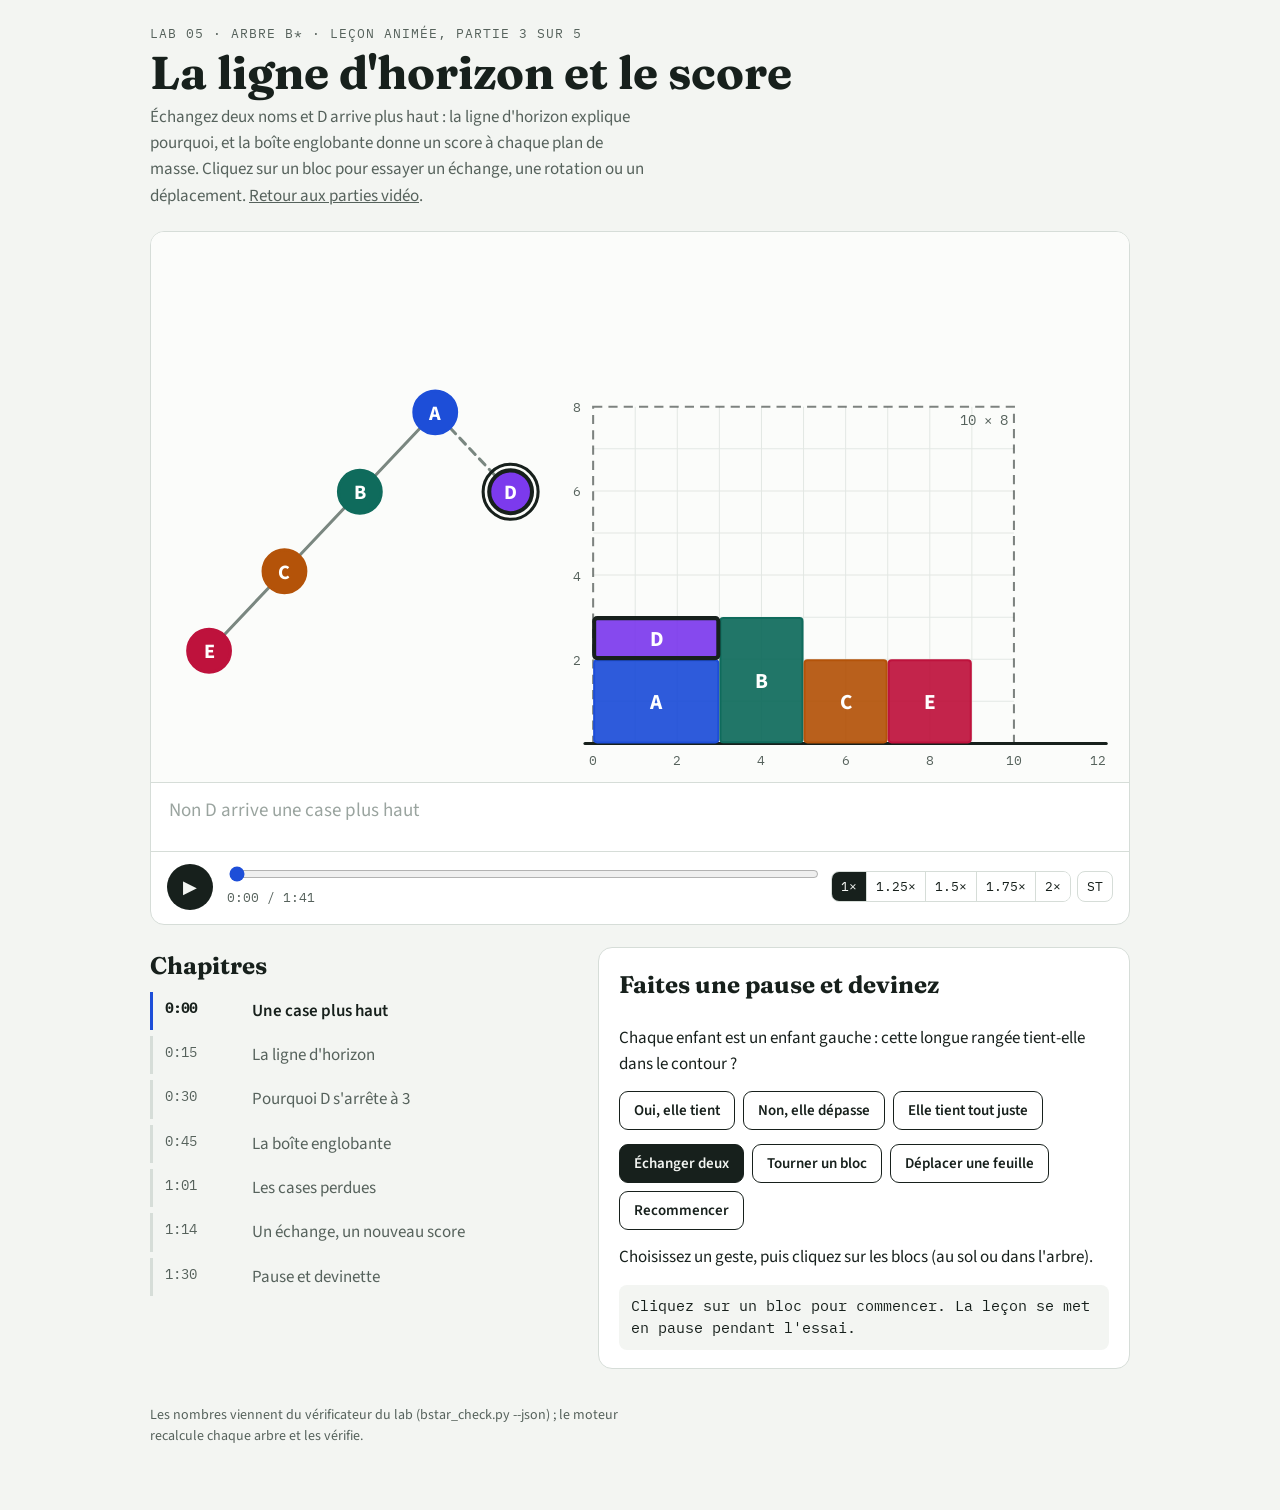
<file: docs/fr/lessons/part-3/index.html>
<!doctype html>
<html lang="fr">
<head>
<meta charset="utf-8">
<meta name="viewport" content="width=device-width, initial-scale=1, viewport-fit=cover">
<title>Lab 05 · Partie 3 : La ligne d'horizon et le score</title>
<meta name="claude:viewport-fit-sides" content="cover">
<style>@font-face{font-family:'Fraunces';font-weight:500;font-style:normal;font-display:swap;src:url(fonts/fraunces-latin-500-normal.woff2) format('woff2')}@font-face{font-family:'Fraunces';font-weight:700;font-style:normal;font-display:swap;src:url(fonts/fraunces-latin-700-normal.woff2) format('woff2')}@font-face{font-family:'IBM Plex Mono';font-weight:400;font-style:normal;font-display:swap;src:url(fonts/ibm-plex-mono-latin-400-normal.woff2) format('woff2')}@font-face{font-family:'IBM Plex Mono';font-weight:500;font-style:normal;font-display:swap;src:url(fonts/ibm-plex-mono-latin-500-normal.woff2) format('woff2')}@font-face{font-family:'Source Sans 3';font-weight:400;font-style:normal;font-display:swap;src:url(fonts/source-sans-3-latin-400-normal.woff2) format('woff2')}@font-face{font-family:'Source Sans 3';font-weight:600;font-style:normal;font-display:swap;src:url(fonts/source-sans-3-latin-600-normal.woff2) format('woff2')}@font-face{font-family:'Source Sans 3';font-weight:700;font-style:normal;font-display:swap;src:url(fonts/source-sans-3-latin-700-normal.woff2) format('woff2')}</style>
<style>
/* lesson.css — styles for the animated lesson player (lesson-engine.js).
   Layout: one reading column. A 16:9 stage carries the lesson; captions and transport sit under it,
   then chapters and the "your turn" bench. Group colours follow the course labs: the group holding
   the first node name is blue, the next green, then amber and rose; cut edges are red. */
:root {
  --bg: #f3f5f2;
  --surface: #ffffff;
  --ink: #17201c;
  --muted: #56625c;
  --line: #d6ddd8;
  --stage: #fbfcfa;
  --edge: #7a8780;
  --g0: #1d4ed8;
  --g1: #0f6b5c;
  --g2: #b45309;
  --g3: #9f1239;
  --cut: #dc2626;
  --heavy: #b45309;
  --copper: #a8662a;
  --unplaced: #94a3b8;
  --tint0: rgba(29, 78, 216, 0.07);
  --tint1: rgba(15, 107, 92, 0.08);
  --said: #17201c;
  --unsaid: #9aa49f;
  --mark: #fde68a;
  --display: "Fraunces", Georgia, "Times New Roman", serif;
  --body: "Source Sans 3", "Segoe UI", system-ui, sans-serif;
  --mono: "IBM Plex Mono", ui-monospace, "SFMono-Regular", Menlo, monospace;
}
@media (prefers-color-scheme: dark) {
  :root:not([data-theme="light"]) {
    --bg: #0e1412; --surface: #151d1a; --ink: #e6ece9; --muted: #9ba7a1; --line: #2a3531;
    --stage: #111916; --edge: #85938c; --g0: #6f8fff; --g1: #36b39b; --g2: #f59e0b; --g3: #fb7185;
    --cut: #f87171; --heavy: #f59e0b; --copper: #d39a5c; --unplaced: #66758a;
    --tint0: rgba(111, 143, 255, 0.10); --tint1: rgba(54, 179, 155, 0.10);
    --said: #e6ece9; --unsaid: #5f6b66; --mark: #78350f;
    color-scheme: dark;
  }
}
:root[data-theme="dark"] {
  --bg: #0e1412; --surface: #151d1a; --ink: #e6ece9; --muted: #9ba7a1; --line: #2a3531;
  --stage: #111916; --edge: #85938c; --g0: #6f8fff; --g1: #36b39b; --g2: #f59e0b; --g3: #fb7185;
  --cut: #f87171; --heavy: #f59e0b; --copper: #d39a5c; --unplaced: #66758a;
  --tint0: rgba(111, 143, 255, 0.10); --tint1: rgba(54, 179, 155, 0.10);
  --said: #e6ece9; --unsaid: #5f6b66; --mark: #78350f;
  color-scheme: dark;
}
* { box-sizing: border-box; }
body {
  background: var(--bg); color: var(--ink); font-family: var(--body); font-size: 17px; line-height: 1.55;
  padding-left: max(16px, env(safe-area-inset-left, 0px));
  padding-right: max(16px, env(safe-area-inset-right, 0px));
  padding-block: 24px 48px; margin: 0;
}
.wrap { max-width: 980px; margin: 0 auto; display: grid; gap: 22px; }
header { display: grid; gap: 6px; }
.eyebrow { font-family: var(--mono); font-size: 12.5px; letter-spacing: 0.08em; text-transform: uppercase; color: var(--muted); }
h1 { font-family: var(--display); font-weight: 700; font-size: clamp(30px, 5vw, 46px); line-height: 1.05; margin: 0; text-wrap: balance; }
.lede { margin: 0; color: var(--muted); max-width: 62ch; }
.lede a, .note a { color: inherit; }

/* ---------- player ---------- */
.player { background: var(--surface); border: 1px solid var(--line); border-radius: 14px; overflow: hidden; }
.stage { position: relative; aspect-ratio: 16 / 9; max-width: 100%; background: var(--stage); container-type: inline-size; overflow: hidden; }
.stage svg.scene { position: absolute; inset: 0; width: 100%; height: 100%; display: block; }
.layer { position: absolute; inset: 0; pointer-events: none; }
.ov { position: absolute; opacity: 0; will-change: opacity, transform; }
.ov [data-a] { display: inline-block; opacity: 0; }

.hl { font-family: var(--display); font-weight: 700; font-size: 4.3cqw; line-height: 1.08; letter-spacing: -0.01em; max-width: 60cqw; }
.hl b, .tag b, .sub b, .qcard b { color: var(--g0); font-weight: 700; }
.red { color: var(--cut); }
.sub { font-family: var(--body); font-size: 2.1cqw; color: var(--muted); font-weight: 600; margin-top: .6cqw; }
.term { display: grid; gap: .4cqw; background: var(--surface); border: 1px solid var(--line); border-radius: 1.2cqw; padding: 1.4cqw 1.8cqw; box-shadow: 0 .6cqw 2cqw rgba(0,0,0,.06); }
.term .t { font-family: var(--display); font-size: 3.4cqw; font-weight: 700; }
.term .d { font-size: 1.9cqw; color: var(--muted); }
.chip { display: inline-block; font-family: var(--mono); font-size: 2.2cqw; font-weight: 500; padding: .5cqw 1.3cqw; border-radius: 99px; border: 2px solid var(--ink); background: var(--surface); }
.tag { font-family: var(--body); font-weight: 700; font-size: 2.2cqw; background: var(--surface); border: 1px solid var(--line); border-radius: .9cqw; padding: .6cqw 1.2cqw; }
.tags { display: grid; gap: 1cqw; justify-items: start; }
.tag .n, .num { font-family: var(--mono); color: var(--heavy); }
.label { font-family: var(--display); font-weight: 700; font-size: 2.8cqw; }
.label.c0 { color: var(--g0); } .label.c1 { color: var(--g1); } .label.c2 { color: var(--g2); } .label.c3 { color: var(--g3); }
.vocab { display: grid; gap: .8cqw; font-size: 2cqw; }
.vocab div { background: var(--surface); border: 1px solid var(--line); border-radius: .8cqw; padding: .5cqw 1.1cqw; }
.vocab b { font-family: var(--display); font-size: 2.3cqw; margin-right: .6cqw; }
.eq { font-family: var(--mono); font-size: 3.4cqw; font-weight: 500; background: var(--surface); border: 1px solid var(--line); border-radius: 1cqw; padding: 1cqw 1.6cqw; white-space: nowrap; }
.eq .red { font-weight: 700; }
.stamp { font-family: var(--display); font-weight: 700; font-size: 6cqw; color: var(--cut); border: .45cqw solid var(--cut); border-radius: 1cqw; padding: .2cqw 1.6cqw; rotate: -9deg; letter-spacing: .06em; text-transform: uppercase; background: color-mix(in srgb, var(--stage) 80%, transparent); }
.bigq { width: 100cqw; }
.bigq .q { font-family: var(--display); font-size: 16cqw; font-weight: 700; line-height: 1; color: var(--muted); text-align: center; }
.bigq .hl { max-width: none; text-align: center; font-size: 3.6cqw; }
.cmp { display: grid; gap: 1cqw; background: var(--surface); border: 1px solid var(--line); border-radius: 1.4cqw; padding: 2cqw 2.4cqw; width: 62cqw; box-shadow: 0 .8cqw 3cqw rgba(0,0,0,.08); }
.cmp .row { display: grid; grid-template-columns: 1.4fr .7fr 1.3fr; align-items: baseline; gap: 1.4cqw; font-size: 2.3cqw; }
.cmp .row .k { font-family: var(--mono); font-size: 3cqw; font-weight: 500; }
.cmp .bad .k { color: var(--cut); }
.cmp .good .k { color: var(--g1); }
.qcard { background: var(--surface); border: 2px solid var(--ink); border-radius: 1.4cqw; padding: 1.6cqw 2.2cqw; width: 44cqw; display: grid; gap: .6cqw; }
.qcard .e { font-family: var(--mono); font-size: 1.7cqw; letter-spacing: .1em; text-transform: uppercase; color: var(--heavy); }
.qcard .q { font-family: var(--display); font-size: 3.1cqw; font-weight: 700; line-height: 1.15; }
.qcard .h { font-size: 1.8cqw; color: var(--muted); }
.qbtns { display: none; gap: 1cqw; pointer-events: auto; flex-wrap: wrap; }
.stage.asking .qbtns { display: flex; }
.qbtns .btn { font-size: 1.8cqw; padding: .6cqw 1.3cqw; }
.qans { color: var(--ink); font-size: 1.9cqw; }
.qans:empty { display: none; }
.thumbs { display: flex; gap: 2cqw; }
.thumb { background: var(--surface); border: 1px solid var(--line); border-radius: 1.2cqw; padding: 1cqw; display: grid; gap: .4cqw; justify-items: center; width: 22cqw; position: relative; }
.thumb svg { width: 100%; height: auto; display: block; }
.thumb .c { font-family: var(--mono); font-size: 1.75cqw; font-weight: 500; white-space: nowrap; }
.thumb.best { border: 2px solid var(--g1); }
.thumb .ok { position: absolute; top: -1.6cqw; right: -1.2cqw; background: var(--g1); color: #fff; font-weight: 700; font-size: 1.7cqw; border-radius: 99px; padding: .3cqw 1cqw; }

.counter { display: grid; justify-items: start; background: var(--surface); border: 1px solid var(--line); border-radius: 1.2cqw; padding: .9cqw 1.6cqw; min-width: 15cqw; }
.counter .l, .balance .l { font-family: var(--mono); font-size: 1.6cqw; letter-spacing: .1em; text-transform: uppercase; color: var(--muted); }
.counter .v { font-family: var(--mono); font-size: 6.2cqw; font-weight: 500; line-height: 1; font-variant-numeric: tabular-nums; }
.counter.bad .v { color: var(--cut); }
.counter.good .v { color: var(--g1); }
.balance { display: grid; gap: .8cqw; background: var(--surface); border: 1px solid var(--line); border-radius: 1.2cqw; padding: 1.2cqw 1.6cqw; width: 19cqw; }
.bars { position: relative; display: grid; grid-auto-flow: column; grid-auto-columns: 1fr; gap: 1.6cqw; height: 15cqw; align-items: end; }
.bar { background: var(--g0); border-radius: .5cqw .5cqw 0 0; height: 0; display: flex; justify-content: center; align-items: flex-start; color: #fff; font-family: var(--mono); font-size: 2cqw; padding-top: .3cqw; }
.bar.c1 { background: var(--g1); } .bar.c2 { background: var(--g2); } .bar.c3 { background: var(--g3); }
.cap { position: absolute; left: -.6cqw; right: -.6cqw; height: 0; border-top: .3cqw dashed var(--cut); opacity: 0; }
.cap span { position: absolute; right: 0; top: -2.6cqw; font-family: var(--mono); font-size: 1.5cqw; color: var(--cut); }
.verdict { font-weight: 700; font-size: 1.9cqw; min-height: 1.2em; }
.verdict.no { color: var(--cut); }
.verdict.yes { color: var(--g1); }
.banner { position: absolute; left: 2cqw; top: 2cqw; display: none; gap: 1cqw; align-items: center; pointer-events: auto; font-size: 1.9cqw; }
.stage.free .banner { display: flex; }
.banner b { font-family: var(--display); font-size: 2.6cqw; }

/* svg pieces */
.node rect { transition: fill .45s, stroke .45s; }
.g0 rect { fill: var(--g0); stroke: var(--g0); }
.g1 rect { fill: var(--g1); stroke: var(--g1); }
.g2 rect { fill: var(--g2); stroke: var(--g2); }
.g3 rect { fill: var(--g3); stroke: var(--g3); }
.nu rect { fill: var(--unplaced); stroke: var(--unplaced); }
.ncell rect { fill: var(--surface); stroke: var(--copper); stroke-width: 3; }
.node text { fill: #fff; font-family: var(--body); font-weight: 700; font-size: 21px; text-anchor: middle; dominant-baseline: central; }
.ncell text { fill: var(--ink); }
.node { cursor: pointer; }
.node:focus-visible rect { stroke: var(--ink); stroke-width: 4; }
.main { stroke: var(--edge); stroke-linecap: round; transition: stroke .35s; }
.wire { stroke: var(--copper); stroke-width: 2.2; stroke-linecap: round; }
.edge.cut .main { stroke: var(--cut); stroke-dasharray: 10 7; }
.edge.heavy .main { stroke: var(--heavy); }
.edge.pulse .main { animation: lesson-pulse 1s ease-in-out 2; }
@keyframes lesson-pulse { 50% { stroke-width: 12; } }
.wl rect { fill: var(--stage); stroke: var(--line); transition: fill .3s, stroke .3s; }
.wl text { fill: var(--ink); font-family: var(--mono); font-size: 16px; font-weight: 500; text-anchor: middle; dominant-baseline: central; }
.edge.cut .wl rect { stroke: var(--cut); }
.edge.flash .wl rect { fill: var(--mark); stroke: var(--heavy); }
.chipbody { fill: none; stroke: var(--copper); stroke-width: 3; }
.pin { fill: var(--copper); }
.divider { stroke: var(--ink); stroke-width: 2.5; stroke-dasharray: 8 8; }
.tint0 { fill: var(--tint0); }
.tint1 { fill: var(--tint1); }

/* captions */
.captions { padding: 14px 18px; border-top: 1px solid var(--line); min-height: 3.6em; font-size: 19px; line-height: 1.45; }
.captions span { color: var(--unsaid); transition: color .15s; }
.captions span.said { color: var(--said); }
.player.nocc .captions { display: none; }

/* transport */
.transport { display: grid; grid-template-columns: auto 1fr auto; gap: 10px 14px; align-items: center; padding: 12px 16px 14px; border-top: 1px solid var(--line); }
.play { width: 46px; height: 46px; border-radius: 50%; border: 0; background: var(--ink); color: var(--bg); font-size: 18px; cursor: pointer; display: grid; place-items: center; }
.scrub { display: grid; gap: 4px; min-width: 0; }
.scrub input { width: 100%; accent-color: var(--g0); }
.time { font-family: var(--mono); font-size: 13px; color: var(--muted); font-variant-numeric: tabular-nums; }
.opts { display: flex; gap: 6px; flex-wrap: wrap; justify-content: flex-end; }
.seg { display: inline-flex; border: 1px solid var(--line); border-radius: 8px; overflow: hidden; }
.seg button, .tbtn { font-family: var(--mono); font-size: 13px; padding: 6px 9px; border: 0; background: var(--surface); color: var(--ink); cursor: pointer; }
.seg button + button { border-left: 1px solid var(--line); }
.seg button[aria-pressed="true"] { background: var(--ink); color: var(--bg); }
.tbtn { border: 1px solid var(--line); border-radius: 8px; }
.tbtn[aria-pressed="false"] { color: var(--muted); text-decoration: line-through; }
button:focus-visible, input:focus-visible { outline: 3px solid var(--g0); outline-offset: 2px; }
@media (max-width: 620px) {
  .transport { grid-template-columns: auto 1fr; }
  .opts { grid-column: 1 / -1; justify-content: flex-start; }
  .captions { font-size: 16px; }
}

/* chapters + bench */
.chapters { display: grid; gap: 6px; margin: 0; padding: 0; list-style: none; }
.chapters button { width: 100%; display: grid; grid-template-columns: 4.5em 1fr; gap: 10px; text-align: left; background: none; border: 0; border-left: 3px solid var(--line); padding: 6px 12px; font: inherit; color: var(--muted); cursor: pointer; }
.chapters button .ts { font-family: var(--mono); font-size: 14px; font-variant-numeric: tabular-nums; }
.chapters button[aria-current="true"] { border-left-color: var(--g0); color: var(--ink); font-weight: 600; }
.cols { display: grid; grid-template-columns: 1fr 1.25fr; gap: 22px; align-items: start; }
@media (max-width: 760px) { .cols { grid-template-columns: 1fr; } }
h2 { font-family: var(--display); font-size: 24px; margin: 0 0 8px; }
.bench { background: var(--surface); border: 1px solid var(--line); border-radius: 14px; padding: 18px 20px; display: grid; gap: 14px; min-width: 0; }
.bench.pulse { animation: lesson-benchin 1.2s ease 2; }
@keyframes lesson-benchin { 50% { box-shadow: 0 0 0 4px color-mix(in srgb, var(--g0) 35%, transparent); } }
.bench p { margin: 0; }
.row { display: flex; gap: 8px; flex-wrap: wrap; align-items: center; }
.btn { font: 600 15px var(--body); padding: 8px 14px; border-radius: 9px; border: 1px solid var(--ink); background: var(--surface); color: var(--ink); cursor: pointer; }
.btn.primary { background: var(--ink); color: var(--bg); }
.seedbox { width: 5.5em; font: 500 15px var(--mono); padding: 7px 9px; border-radius: 8px; border: 1px solid var(--line); background: var(--bg); color: var(--ink); }
.feedback { border-left: 3px solid var(--g1); padding: 4px 0 4px 12px; }
.feedback:empty { display: none; }
.readout { font-family: var(--mono); font-size: 14.5px; background: var(--bg); border-radius: 8px; padding: 10px 12px; font-variant-numeric: tabular-nums; }
.note { font-size: 14px; color: var(--muted); max-width: 70ch; }
.ok { color: var(--g1); font-weight: 700; } .no { color: var(--cut); font-weight: 700; }
.norec .node rect, .norec .main, .norec .wl rect { transition: none !important; }
@media (prefers-reduced-motion: reduce) {
  .node rect, .main, .wl rect, .captions span { transition: none !important; }
  .edge.pulse .main, .bench.pulse { animation: none; }
}

/* ---------- floorplan scene (B*-tree + floor of blocks) ----------
   Block colours come from the lab (one fixed colour per block id, the course's paper palette) and are set inline.
   Tree links: left child = solid ("next door"), right child = dashed ("upstairs"). The skyline is amber. */
:root { --sky: #d97706; --waste: rgba(220, 38, 38, 0.10); --over: rgba(220, 38, 38, 0.13); --gridline: #e3e8e4; }
@media (prefers-color-scheme: dark) { :root:not([data-theme="light"]) { --sky: #fbbf24; --waste: rgba(248, 113, 113, 0.14); --over: rgba(248, 113, 113, 0.16); --gridline: #1f2a26; } }
:root[data-theme="dark"] { --sky: #fbbf24; --waste: rgba(248, 113, 113, 0.14); --over: rgba(248, 113, 113, 0.16); --gridline: #1f2a26; }
.fp-gridlines line { stroke: var(--gridline); stroke-width: 1; }
.fp-outline { fill: none; stroke: var(--ink); stroke-width: 2; stroke-dasharray: 9 6; opacity: .55; }
.fp-outline-lab { font-family: var(--mono); font-size: 14px; fill: var(--muted); text-anchor: end; }
.fp-floorline { stroke: var(--ink); stroke-width: 3; stroke-linecap: round; }
.fp-axis text { font-family: var(--mono); font-size: 12.5px; fill: var(--muted); text-anchor: middle; dominant-baseline: central; }
.fp-axis .fp-axis-y { text-anchor: end; }
.fp-overzone { fill: url(#fp-over); stroke: none; transition: opacity .3s; }
.fp-over-line { stroke: var(--cut); stroke-width: 2.4; opacity: .55; }
.fp-hatch-bg { fill: var(--waste); }
.fp-hatch-line { stroke: var(--cut); stroke-width: 2; opacity: .35; }
.fp-waste { fill: url(#fp-hatch); }
.fpb rect { stroke-width: 2; fill-opacity: .92; }
.fpb .fp-bid { fill: #fff; font-family: var(--body); font-weight: 700; font-size: 21px; text-anchor: middle; dominant-baseline: central; pointer-events: none; }
.fpb .fp-dim { fill: #fff; font-family: var(--mono); font-size: 12.5px; text-anchor: middle; dominant-baseline: central; opacity: .9; pointer-events: none; }
.fpb.out rect { stroke: var(--cut); stroke-width: 4; stroke-dasharray: 7 4; }
.fpb.hl rect, .fpn.hl circle:not(.fp-ring) { stroke: var(--ink); stroke-width: 4; }
.fp-sky { fill: none; stroke: var(--sky); stroke-width: 5; stroke-linejoin: round; stroke-linecap: round; }
.fp-bbox { fill: none; stroke: var(--ink); stroke-width: 2.5; stroke-dasharray: 10 6; }
.fp-bboxlab rect { fill: var(--surface); stroke: var(--ink); stroke-width: 1.5; }
.fp-bboxlab text { font-family: var(--mono); font-size: 15px; font-weight: 500; fill: var(--ink); text-anchor: middle; dominant-baseline: central; }
.fp-coords circle { fill: var(--ink); }
.fp-coords text { font-family: var(--mono); font-size: 13px; font-weight: 500; fill: var(--ink); paint-order: stroke; stroke: var(--stage); stroke-width: 4px; }
.fp-edge { stroke: var(--edge); stroke-width: 3; stroke-linecap: round; }
.fp-edge.right { stroke-dasharray: 8 6; }
.fpn circle { stroke-width: 3; }
.fpn .fp-ring { fill: none; stroke: var(--ink); stroke-width: 3; opacity: 0; }
.fpn.hl .fp-ring { opacity: 1; }
.fpn text { font-family: var(--body); font-weight: 700; font-size: 20px; text-anchor: middle; dominant-baseline: central; pointer-events: none; }
.fpk { cursor: pointer; }
.fpk:focus-visible { outline: none; }
.fpk:focus-visible rect, .fpk:focus-visible circle:not(.fp-ring) { stroke: var(--ink); stroke-width: 4; }
.fp-badges circle { fill: var(--ink); }
.fp-badges text { fill: var(--bg); font-family: var(--mono); font-size: 12.5px; font-weight: 500; text-anchor: middle; dominant-baseline: central; }
.fp-link rect { fill: var(--surface); stroke: var(--line); }
.fp-link text { font-family: var(--body); font-size: 13px; font-weight: 600; fill: var(--muted); text-anchor: middle; dominant-baseline: central; }
.fp-legal { font-family: var(--body); font-weight: 700; font-size: 1.9cqw; background: var(--surface); border: 2px solid var(--line); border-radius: .9cqw; padding: .4cqw 1.1cqw; white-space: nowrap; }
.fp-legal.yes { color: var(--g1); border-color: var(--g1); }
.fp-legal.no { color: var(--cut); border-color: var(--cut); }
.fp-counter { min-width: 17cqw; }
.fp-thumb svg { max-height: 16cqw; }
.fp-ops .btn[aria-pressed="true"] { background: var(--ink); color: var(--bg); }
.norec .fp-overzone { transition: none !important; }

</style>
</head>
<body>
<div id="lesson-root"></div>
<audio id="lesson-audio" preload="auto" src="lesson-fr.m4a"></audio>
<script>
/* lesson-engine.js (v4) — animated, narrated lesson player for eda-learning labs.
 *
 * LessonEngine.mount({ sb, timing, lang, audioId?, rootId?, ui?, storageKey? })
 *   sb      storyboard (see reference/storyboard.md). sb.scene picks what is drawn on the stage:
 *             "graph"     (default) nodes, weighted edges, splits, cut counter, balance bars   (partitioning labs)
 *             "floorplan" a B*-tree next to a floor of rectangles: blocks drop in walk order onto the skyline,
 *                         swap / turn / move, bounding box, wasted squares, fits-the-outline     (floorplanning labs)
 *   timing  { lang, duration, sentences: [{ slide, text, start, end, words: [{ w, t }] }] }
 *           made by scripts/voice_build.py (edge-tts word timings) or scripts/timing_from_vtt.py
 *   lang    "en" | "fr": picks the anchor word and the text of every overlay
 *
 * Everything on screen is a pure function of the audio time t, so seeking, speed changes and frame-by-frame
 * recording all show the same picture. A new key in a track starts from wherever the previous move had got to
 * (no jumps). window.__lesson exposes the internals the checker uses.
 *
 * Layout of this file: helpers · mount() = the core (timing, anchors, tracks, show windows, overlays, captions,
 * transport, question, diagnostics) · SCENES.graph · SCENES.floorplan. A scene gets a context object `cx` from the
 * core and returns hooks (see "scene contract" in mount).
 */
(function () {
  "use strict";

  const I18N = {
    en: {
      play: "Play", pause: "Pause", position: "Position in the lesson", speed: "Playback speed", captions: "CC",
      chapters: "Chapters", yourSplit: "Your split", back: "Back to the lesson",
      paused: "Paused. You are building your own split.", turn: "Pause and guess",
      deal: "Deal a random split with seed", dealBtn: "Deal",
      clickHint: "Or click the nodes on the stage to move them from one side to the other.",
      noSplit: "No split yet. Deal a seed or click a node.", noSplitNoDeal: "No split yet. Click a node to start.",
      backMsg: "Back in the lesson. Click a node to try again.",
      cut: "cut", sides: "sides", legal: "legal", notLegal: "not legal: at most {cap} per side",
      toPlace: "still to place: {list}", cutsize: "cutsize", perSide: "cells per side", max: "max {cap}",
      think: "Take a moment to think, then pick one.", seed: "Seed {s}: ", yours: "Your split: ",
      cell: "Cell {n}: click to move it to the other side", lesson: "Animated lesson", graph: "Graph",
      verdictYes: "legal", verdictNo: "not legal",
      // floorplan scene
      fpStage: "B*-tree and floorplan", yourTree: "Your tree", fpPaused: "Paused. You are changing the tree.",
      fpHint: "Pick a move, then click the blocks (on the floor or in the tree).",
      fpStart: "Click a block to start. The lesson pauses while you try.",
      fpBack: "Back in the lesson. Click a block to try again.",
      opSwap: "Swap two", opTurn: "Turn one", opMove: "Move a leaf", opReset: "Start again",
      pickSecond: "{a} picked. Click the block to swap it with.", swapped: "Swapped {a} and {b}. ",
      turned: "Turned {a}. ", pickLeaf: "{a} has children: pick a leaf (a block with no child).",
      pickTarget: "{a} picked. Click the block it should hang from.", moved: "Moved {a} under {b} ({side}). ",
      noSlot: "{b} has no free slot. Pick another block.", sameBlock: "That is the same block.",
      tree: "tree", box: "bounding box", wasted: "wasted", fits: "fits the {w} × {h} outline",
      sticks: "sticks out of the {w} × {h} outline", sideLeft: "next door", sideRight: "upstairs",
      nextDoor: "next door", upstairs: "upstairs", blockAria: "Block {n}: click to use it in your move",
      mArea: "bounding box", mWidth: "width", mHeight: "height", mWasted: "wasted squares", mX: "{n}.x", mY: "{n}.y",
    },
    fr: {
      play: "Lecture", pause: "Pause", position: "Position dans la leçon", speed: "Vitesse de lecture", captions: "ST",
      chapters: "Chapitres", yourSplit: "Votre partition", back: "Revenir à la leçon",
      paused: "En pause. Vous construisez votre propre partition.", turn: "Faites une pause et devinez",
      deal: "Distribuer une partition au hasard avec la graine", dealBtn: "Distribuer",
      clickHint: "Ou cliquez sur les nœuds de la scène pour les changer de côté.",
      noSplit: "Pas encore de partition. Distribuez une graine ou cliquez sur un nœud.",
      noSplitNoDeal: "Pas encore de partition. Cliquez sur un nœud pour commencer.",
      backMsg: "De retour dans la leçon. Cliquez sur un nœud pour réessayer.",
      cut: "coupe", sides: "côtés", legal: "valide", notLegal: "non valide : {cap} au plus par côté",
      toPlace: "reste à placer : {list}", cutsize: "taille de coupe", perSide: "cellules par côté", max: "max {cap}",
      think: "Prenez un moment pour réfléchir, puis choisissez.", seed: "Graine {s} : ", yours: "Votre partition : ",
      cell: "Cellule {n} : cliquez pour la changer de côté", lesson: "Leçon animée", graph: "Graphe",
      verdictYes: "valide", verdictNo: "non valide",
      fpStage: "Arbre B* et plan de masse", yourTree: "Votre arbre", fpPaused: "En pause. Vous modifiez l'arbre.",
      fpHint: "Choisissez un geste, puis cliquez sur les blocs (au sol ou dans l'arbre).",
      fpStart: "Cliquez sur un bloc pour commencer. La leçon se met en pause pendant l'essai.",
      fpBack: "De retour dans la leçon. Cliquez sur un bloc pour réessayer.",
      opSwap: "Échanger deux", opTurn: "Tourner un bloc", opMove: "Déplacer une feuille", opReset: "Recommencer",
      pickSecond: "{a} choisi. Cliquez sur le bloc à échanger avec lui.", swapped: "{a} et {b} échangés. ",
      turned: "{a} tourné. ", pickLeaf: "{a} a des enfants : choisissez une feuille (un bloc sans enfant).",
      pickTarget: "{a} choisi. Cliquez sur le bloc auquel l'accrocher.", moved: "{a} accroché sous {b} ({side}). ",
      noSlot: "{b} n'a plus de place libre. Choisissez un autre bloc.", sameBlock: "C'est le même bloc.",
      tree: "arbre", box: "boîte englobante", wasted: "perdu", fits: "tient dans le contour {w} × {h}",
      sticks: "dépasse du contour {w} × {h}", sideLeft: "à côté", sideRight: "à l'étage",
      nextDoor: "à côté", upstairs: "à l'étage", blockAria: "Bloc {n} : cliquez pour l'utiliser dans votre geste",
      mArea: "boîte englobante", mWidth: "largeur", mHeight: "hauteur", mWasted: "cases perdues", mX: "{n}.x", mY: "{n}.y",
    },
  };

  const clamp = (x, a = 0, b = 1) => Math.max(a, Math.min(b, x));
  const lerp = (a, b, p) => a + (b - a) * p;
  const ease = (p) => { p = clamp(p); return p < 0.5 ? 4 * p * p * p : 1 - Math.pow(-2 * p + 2, 3) / 2; };
  const fmt = (s) => `${Math.floor(s / 60)}:${String(Math.floor(s % 60)).padStart(2, "0")}`;
  const esc = (s) => String(s).replace(/[&<>"]/g, (c) => ({ "&": "&amp;", "<": "&lt;", ">": "&gt;", '"': "&quot;" }[c]));
  const norm = (w) => w.normalize("NFD").replace(/[̀-ͯ]/g, "").toLowerCase().replace(/[^a-z0-9]/g, "");
  /** Keys a spoken word can be matched by: the whole word, and the part after an apostrophe (l'arête → arete). */
  const wordKeys = (w) => { const k = [norm(w)]; const m = w.split(/['’]/); if (m.length > 1) k.push(norm(m[m.length - 1])); return k; };
  const fill = (s, o) => s.replace(/\{(\w+)\}/g, (m, k) => (o[k] !== undefined ? o[k] : m));

  const FULL = [0, 0, 960, 540];
  const DUR_CAM = 1.3, DUR_DIM = 0.6;
  const SCENES = {};

  function mount(cfg) {
    const sb = cfg.sb, TM = cfg.timing, lang = cfg.lang || "en";
    const T = Object.assign({}, I18N[lang] || I18N.en, cfg.ui || {});
    const L = (v) => (v == null ? "" : typeof v === "string" ? v : v[lang] != null ? v[lang] : v.en != null ? v.en : "");
    const errors = [];
    const err = (m) => { errors.push(m); console.error("[lesson] " + m); };
    const reduce = matchMedia("(prefers-reduced-motion: reduce)").matches;
    const D = reduce ? 0.001 : 1;
    const sceneName = sb.scene || "graph";

    /* ---------------- timing ---------------- */
    const SENT = TM.sentences.map((s) => {
      const words = s.words.map((w) => ({ w: w.w, t: w.t, keys: wordKeys(w.w) }));
      words.forEach((w, i) => { w.e = i + 1 < words.length ? words[i + 1].t : s.end; });
      return Object.assign({}, s, { words });
    });
    const DUR = TM.duration;
    const slideSents = (n) => SENT.filter((s) => s.slide === n);

    function findWords(obj, label) {
      const needle = obj[lang] != null ? obj[lang] : null;
      if (needle == null) { err(`anchor ${label}: no "${lang}" word given`); return null; }
      const [phrase, nthTxt] = String(needle).split("#");
      const nth = nthTxt != null ? parseInt(nthTxt, 10) : obj.nth || 0;
      const toks = phrase.split(/\s+/).map(norm).filter(Boolean);
      const pool = obj.slide != null ? slideSents(obj.slide) : SENT;
      if (!pool.length) { err(`anchor ${label}: slide ${obj.slide} has no narration in this part`); return null; }
      const ws = pool.flatMap((s) => s.words);
      let hit = 0;
      for (let i = 0; i + toks.length <= ws.length; i++) {
        if (toks.every((tk, j) => ws[i + j].keys.some((k) => k.startsWith(tk)))) {
          if (hit++ === nth) return { first: ws[i], last: ws[i + toks.length - 1] };
        }
      }
      err(`anchor ${label}: "${needle}" not found in slide ${obj.slide} (${lang}). Words: ${ws.map((w) => w.w).join(" ")}`);
      return null;
    }
    const anchorCache = new Map();
    function resolve(ref, label = "") {
      if (ref == null) return 0;
      if (typeof ref === "number") return ref;
      const key = typeof ref === "string" ? ref : JSON.stringify(ref);
      if (anchorCache.has(key)) return anchorCache.get(key);
      let t = 0;
      if (typeof ref === "string") {
        const m = ref.trim().match(/^(@[\w-]+|slide:\d+(?::end)?|end|start)\s*(?:([+-])\s*([\d.]+))?$/);
        if (!m) { err(`bad time reference "${ref}" ${label}`); return 0; }
        const shift = m[2] ? (m[2] === "-" ? -1 : 1) * parseFloat(m[3]) : 0;
        const base = m[1];
        if (base[0] === "@") {
          const a = sb.anchors && sb.anchors[base.slice(1)];
          if (!a) { err(`unknown anchor ${base} ${label}`); t = 0; } else t = resolveObj(a, base);
        } else if (base === "end") t = DUR;
        else if (base === "start") t = 0;
        else {
          const [, n, e] = base.split(":");
          const ss = slideSents(+n);
          if (!ss.length) err(`slide ${n} has no narration in this part ${label}`);
          else t = e ? ss[ss.length - 1].end : ss[0].start;
        }
        t += shift;
      } else t = resolveObj(ref, label);
      anchorCache.set(key, t);
      return t;
    }
    function resolveObj(o, label) {
      const hit = findWords(o, label);
      if (!hit) { const ss = o.slide != null ? slideSents(o.slide) : []; return (ss[0] ? ss[0].start : 0) + (o.shift || 0); }
      return (o.edge === "end" ? hit.last.e : hit.first.t) + (o.shift || 0);
    }

    /* ---------------- text markup: {piece@ref} appears at its own time, **x** accent, !!x!! red, ##x## number --- */
    function md(s) {
      let h = esc(s);
      h = h.replace(/\{([^{}@]+)@([^{}]+)\}/g, (m, piece, ref) => {
        ref = ref.trim();
        if (!/^(slide:|start|end|@)/.test(ref)) ref = "@" + ref; // {piece@name} means the anchor @name
        return `<span data-a="${resolve(ref, `(text "${piece}")`).toFixed(3)}">${piece}</span>`;
      });
      h = h.replace(/\*\*(.+?)\*\*/g, "<b>$1</b>").replace(/!!(.+?)!!/g, '<span class="red">$1</span>').replace(/##(.+?)##/g, '<span class="num">$1</span>');
      return h;
    }

    /* ---------------- scene contract ----------------
     * SCENES[name](cx) returns {
     *   tracks: { name: { init, conv(v)->value, dur, mix(a,b,p)|null (null = step track) } }   (in key order)
     *   claims: [{ claim, got, ok }]
     *   ready()                          after tracks and show windows exist (cx.track, cx.seg, cx.win are usable)
     *   svgLabel, bannerText, pausedText
     *   benchHtml()                      HTML of the "your turn" box below the question (must hold .readout)
     *   buildSvg()                       draw the scene's SVG under the overlays
     *   buildWidgets()                   counters etc. on top of the overlays (cx.widget)
     *   render(t, free)                  draw the scene at time t (free = the scene's own try-it state or null)
     *   bindBench()                      wire the bench buttons and stage clicks
     *   thumb(item)                      HTML for one "thumbs" overlay item
     *   boxes(stageRect, sx, sy, cam)    [{ kind: "node", label, x, y, w, h }] of what text must not cover
     *   freeCamera                       camera used while the learner tries (default FULL)
     *   leaveFree()                      called when the lesson resumes
     * } */
    const cx = { sb, lang, T, L, err, resolve, md, esc, fill, D, reduce, lerp, ease, clamp, FULL, FREE: null };
    if (!SCENES[sceneName]) { err(`unknown scene "${sceneName}"`); }
    const scene = (SCENES[sceneName] || SCENES.graph)(cx);
    const claims = scene.claims || [];

    /* ---------------- tracks ---------------- */
    const cam = (v) => {
      if (v == null || v === "full") return FULL;
      const c = sb.cameras && sb.cameras[v] != null ? sb.cameras[v] : v;
      if (!Array.isArray(c) || c.length !== 3) { err(`bad camera ${JSON.stringify(v)}`); return FULL; }
      const [cxx, cy, w0] = c, w = Math.min(w0, 960), h = (w * 9) / 16;
      return [clamp(cxx - w / 2, 0, 960 - w), clamp(cy - h / 2, 0, 540 - h), w, h]; // a shot never shows past the scene
    };
    const mixArr = (a, b, p) => a.map((v, i) => lerp(v, b[i], p));
    cx.mixArr = mixArr;
    const SPEC = Object.assign({}, scene.tracks);
    // camera and dim are common to every scene; keep the scene's order (it decides the checker's report order)
    if (!SPEC.camera) SPEC.camera = { init: "full", conv: cam, dur: DUR_CAM, mix: mixArr };
    if (!SPEC.dim) SPEC.dim = { init: 1, conv: (v) => +v, dur: DUR_DIM, mix: lerp };
    for (const k of Object.keys(SPEC)) if (SPEC[k].conv === "camera") SPEC[k].conv = cam;
    const init = {};
    for (const k of Object.keys(SPEC)) init[k] = SPEC[k].init;
    Object.assign(init, sb.initial || {});
    const tracks = {};
    for (const k of Object.keys(SPEC)) tracks[k] = [[0, SPEC[k].conv(init[k]), "initial"]];
    (sb.timeline || []).forEach((item, i) => {
      const t = resolve(item.at, `(timeline #${i})`);
      let used = false;
      for (const k of Object.keys(SPEC)) if (k in item) { tracks[k].push([t, SPEC[k].conv(item[k]), item.at]); used = true; }
      for (const k of Object.keys(item)) if (k !== "at" && !(k in SPEC)) err(`timeline #${i}: unknown key "${k}" for the ${sceneName} scene`);
      if (!used) err(`timeline #${i}: nothing to change`);
    });
    for (const k of Object.keys(tracks)) tracks[k].sort((a, b) => a[0] - b[0]);

    const memo = new Map();
    function sampler(name, dur, mix) {
      if (memo.has(name)) return memo.get(name);
      const list = tracks[name], startVal = [];
      const valAt = (t) => {
        let i = -1;
        for (let k = 0; k < list.length; k++) { if (list[k][0] <= t) i = k; else break; }
        if (i <= 0) return list[0][1];
        if (startVal[i] === undefined) startVal[i] = valAt(list[i][0] - 1e-6);
        return mix(startVal[i], list[i][1], ease((t - list[i][0]) / (dur * D)));
      };
      memo.set(name, valAt);
      return valAt;
    }
    /** A track's value at t (interpolated), or for step tracks the segment { cur, prev, t0, i }. */
    cx.track = (name) => sampler(name, SPEC[name].dur, SPEC[name].mix);
    cx.seg = (name, t) => {
      const list = tracks[name]; let i = 0;
      for (let k = 0; k < list.length; k++) if (list[k][0] <= t) i = k;
      return { cur: list[i][1], prev: i > 0 ? list[i - 1][1] : list[i][1], t0: list[i][0], i };
    };
    cx.keys = (name) => tracks[name];
    const camAt = cx.track("camera");

    /* ---------------- show windows ---------------- */
    const WIN = {};
    (sb.show || []).forEach((w, i) => {
      const a = resolve(w.from, `(show ${w.show} #${i})`), b = w.to == null ? 1e9 : resolve(w.to, `(show ${w.show} #${i})`);
      if (b <= a) err(`show ${w.show} #${i}: ends (${b.toFixed(2)}s) before it starts (${a.toFixed(2)}s)`);
      (WIN[w.show] = WIN[w.show] || []).push(Object.assign({}, w, { a, b, edges: (w.edges || []).map((e) => e.replace(/\s/g, "")), stagger: w.stagger || 0 }));
    });
    cx.WIN = WIN;
    cx.win = (name, t) => (WIN[name] || []).find((w) => t >= w.a && t < w.b);
    cx.wins = (name, t) => (WIN[name] || []).filter((w) => t >= w.a && t < w.b);
    if (scene.ready) scene.ready();

    /* ---------------- DOM ---------------- */
    const root = document.getElementById(cfg.rootId || "lesson-root");
    const qa = sb.question;
    root.innerHTML = `
<div class="wrap">
  <header>
    <div class="eyebrow">${esc(L(sb.eyebrow))}</div>
    <h1>${esc(L(sb.title))}</h1>
    ${sb.lede ? `<p class="lede">${L(sb.lede)}</p>` : ""}
  </header>
  <section class="player" aria-label="${esc(T.lesson)}">
    <div class="stage scene-${esc(sceneName)}">
      <svg class="scene" viewBox="0 0 960 540" role="img" aria-label="${esc(scene.svgLabel || T.graph)}"></svg>
      <div class="layer"></div>
      <div class="banner"><b>${esc(scene.bannerText || T.yourSplit)}</b><button class="btn" type="button" data-act="back">${esc(T.back)}</button></div>
    </div>
    <div class="captions" aria-live="off"></div>
    <div class="transport">
      <button class="play" type="button" aria-label="${esc(T.play)}">▶</button>
      <div class="scrub"><input type="range" min="0" max="${DUR}" step="0.01" value="0" aria-label="${esc(T.position)}"><div class="time">0:00 / ${fmt(DUR)}</div></div>
      <div class="opts"><div class="seg" role="group" aria-label="${esc(T.speed)}"></div><button class="tbtn" type="button" aria-pressed="true">${esc(T.captions)}</button></div>
    </div>
  </section>
  <div class="cols">
    <section aria-label="${esc(T.chapters)}"><h2>${esc(T.chapters)}</h2><ul class="chapters"></ul></section>
    <section class="bench" aria-label="${esc(T.turn)}">
      <h2>${esc(T.turn)}</h2>
      ${qa ? `<p>${md(L(qa.text))}</p><div class="row bench-opts"></div><p class="feedback"></p>` : ""}
      ${scene.benchHtml()}
    </section>
  </div>
  ${sb.note ? `<p class="note">${L(sb.note)}</p>` : ""}
</div>`;
    const $ = (sel) => root.querySelector(sel);
    const stage = $(".stage"), svg = $("svg.scene"), layer = $(".layer");
    const NS = "http://www.w3.org/2000/svg";
    const mk = (tag, attrs = {}, parent = svg) => { const e = document.createElementNS(NS, tag); for (const k in attrs) e.setAttribute(k, attrs[k]); parent.appendChild(e); return e; };
    Object.assign(cx, { root, $, stage, svg, layer, mk, NS });
    scene.buildSvg();

    const BUILD = {
      headline: (o) => `<div class="hl"${o.size ? ` style="font-size:${+o.size}cqw"` : ""}>${md(L(o.text))}</div>${o.sub ? `<div class="sub">${md(L(o.sub))}</div>` : ""}`,
      term: (o) => `<div class="term"><span class="t">${md(L(o.text))}</span><span class="d">${md(L(o.sub))}</span></div>`,
      chip: (o) => `<span class="chip">${md(L(o.text))}</span>`,
      tag: (o) => `<div class="tag">${md(L(o.text))}</div>`,
      tags: (o) => `<div class="tags">${o.items.map((it) => `<div class="tag"${it.at ? ` data-a="${resolve(it.at, "(tags)").toFixed(3)}"` : ""}>${md(L(it.text))}</div>`).join("")}</div>`,
      label: (o) => `<span class="label c${o.color || 0}">${md(L(o.text))}</span>`,
      vocab: (o) => `<div class="vocab">${o.items.map((it) => `<div${it.at ? ` data-a="${resolve(it.at, "(vocab)").toFixed(3)}"` : ""}><b>${esc(L(it.k))}</b>${md(L(it.text))}</div>`).join("")}</div>`,
      eq: (o) => `<div class="eq">${md(L(o.text))}</div>`,
      stamp: (o) => `<div class="stamp">${md(L(o.text))}</div>`,
      bigq: (o) => `<div class="bigq"><div class="q">?</div><div class="hl">${md(L(o.text))}</div></div>`,
      compare: (o) => `<div class="cmp">${o.rows.map((r) => `<div class="row ${r.tone || ""}"><span>${md(L(r.label))}</span><span class="k">${md(L(r.value))}</span><span>${md(L(r.note))}</span></div>`).join("")}</div>`,
      thumbs: (o) => `<div class="thumbs">${o.items.map((it) => scene.thumb(it)).join("")}</div>`,
      question: () => `<div class="qcard"><span class="e">${esc(T.turn)}</span><span class="q">${md(L(qa && qa.text))}</span><span class="h qh">${esc(L(qa && qa.hint) || T.think)}</span><span class="qbtns">${(qa ? qa.options : []).map((op, i) => `<button class="btn" type="button" data-q="${i}">${esc(L(op.label))}</button>`).join("")}</span><span class="h qans"></span></div>`,
      html: (o) => L(o.html),
    };
    const OV = (sb.overlays || []).map((o, i) => {
      const lab = `(overlay #${i} ${o.type})`;
      const a = resolve(o.from, lab), b = o.to == null ? 1e9 : resolve(o.to, lab);
      if (b <= a) err(`overlay #${i} (${o.type}) ends (${b.toFixed(2)}s) before it starts (${a.toFixed(2)}s)`);
      const d = document.createElement("div");
      d.className = "ov ov-" + o.type; d.style.left = (o.x || 0) + "%"; d.style.top = (o.y || 0) + "%";
      if (o.width) d.style.width = o.width + "cqw";
      if (!BUILD[o.type]) err(`overlay #${i}: unknown type ${o.type}`);
      d.innerHTML = BUILD[o.type] ? BUILD[o.type](o) : "";
      layer.appendChild(d);
      const label = (d.textContent || "").trim().replace(/\s+/g, " ").slice(0, 48);
      return { a, b, d, label, type: o.type, parts: [...d.querySelectorAll("[data-a]")].map((e) => ({ e, t: +e.dataset.a })) };
    });
    cx.widget = (cls, pos, html) => {
      const d = document.createElement("div"); d.className = "ov " + cls; d.style.left = pos.x + "%"; d.style.top = pos.y + "%";
      d.innerHTML = html; layer.appendChild(d); return d;
    };
    const widgetEls = scene.buildWidgets() || [];

    /* ---------------- render ---------------- */
    let lastCam = FULL;
    const setOp = (el, v) => { el.style.opacity = v; };
    const fadeIn = reduce ? 0.01 : 0.35, fadeOut = reduce ? 0.01 : 0.25;
    function ovStyle(el, t, a, b) {
      const on = t >= a && t < b, o = on ? Math.min(clamp((t - a) / fadeIn), clamp((b - t) / fadeOut)) : 0;
      el.style.opacity = o;
      el.style.transform = on && !reduce ? `translateY(${((1 - ease((t - a) / 0.5)) * 0.8).toFixed(3)}cqw)` : "none";
      return on;
    }
    Object.assign(cx, { setOp, ovStyle });
    function render(t) {
      const F = cx.FREE;
      const C = F ? (scene.freeCamera || FULL) : camAt(t);
      lastCam = C;
      svg.setAttribute("viewBox", C.map((v) => v.toFixed(1)).join(" "));
      scene.render(t, F, "scene");
      for (const o of OV) {
        const on = !F && ovStyle(o.d, t, o.a, o.b);
        if (F) { o.d.style.opacity = 0; }
        for (const p of o.parts) {
          const po = on && t >= p.t ? clamp((t - p.t) / (reduce ? 0.01 : 0.3)) : 0;
          p.e.style.opacity = po;
          p.e.style.transform = po > 0 && po < 1 && !reduce ? `translateY(${((1 - po) * 0.6).toFixed(3)}cqw)` : "none";
        }
      }
      scene.render(t, F, "widgets");
      renderCaptions(t);
      renderTransport(t);
    }
    cx.render = (t) => render(t == null ? au.currentTime : t);

    /* ---------------- captions ---------------- */
    const capEl = $(".captions");
    let capIdx = -2;
    function renderCaptions(t) {
      if (cx.FREE) { if (capIdx !== -3) { capEl.textContent = scene.pausedText || T.paused; capIdx = -3; } return; }
      let i = -1;
      for (let k = 0; k < SENT.length; k++) if (SENT[k].start <= t) i = k;
      if (i < 0) i = 0;
      if (i !== capIdx) {
        capEl.innerHTML = "";
        SENT[i].words.forEach((w) => { const s = document.createElement("span"); s.textContent = w.w + " "; capEl.appendChild(s); });
        capIdx = i;
      }
      [...capEl.children].forEach((s, k) => s.classList.toggle("said", t >= SENT[i].words[k].t));
    }

    /* ---------------- transport ---------------- */
    const au = document.getElementById(cfg.audioId || "lesson-audio");
    cx.au = au;
    const playBtn = $(".play"), scrub = $(".scrub input"), timeEl = $(".time");
    const CHAP = (sb.chapters || []).map((c, i) => ({ t0: resolve(c.at, `(chapter #${i})`), title: L(c.title) }));
    const chapBtns = CHAP.map((c) => {
      const li = document.createElement("li"), b = document.createElement("button");
      b.type = "button"; b.innerHTML = `<span class="ts">${fmt(c.t0)}</span><span>${esc(c.title)}</span>`;
      b.addEventListener("click", () => { seek(c.t0 + 0.01); play(); });
      li.appendChild(b); $(".chapters").appendChild(li); return { t0: c.t0, b };
    });
    function renderTransport(t) {
      if (document.activeElement !== scrub) scrub.value = t;
      timeEl.textContent = `${fmt(t)} / ${fmt(DUR)}`;
      let cur = 0; chapBtns.forEach((c, i) => { if (t >= c.t0) cur = i; });
      chapBtns.forEach((c, i) => c.b.setAttribute("aria-current", String(i === cur && !cx.FREE)));
    }
    const QT = qa ? resolve(qa.at || "end", "(question)") : null;
    let asked = false, raf = 0;
    function loop() {
      if (QT != null && !asked && !au.paused && au.currentTime >= QT) { asked = true; au.pause(); au.currentTime = QT; stage.classList.add("asking"); }
      render(au.currentTime);
      if (!au.paused) raf = requestAnimationFrame(loop);
    }
    function resetAsk(t) { if (QT != null && t < QT - 0.05) { asked = false; stage.classList.remove("asking"); const a = layer.querySelector(".qans"); if (a) a.textContent = ""; } }
    function play() {
      if (cx.FREE) cx.leaveFree();
      if (au.ended || au.currentTime >= DUR - 0.05) { au.currentTime = 0; resetAsk(0); }
      const p = au.play(); if (p && p.catch) p.catch(() => {});
    }
    function seek(t) { if (cx.FREE) cx.leaveFree(); au.currentTime = clamp(t, 0, DUR); resetAsk(au.currentTime); render(au.currentTime); }
    playBtn.addEventListener("click", () => (au.paused ? play() : au.pause()));
    au.addEventListener("play", () => { playBtn.textContent = "❚❚"; playBtn.setAttribute("aria-label", T.pause); cancelAnimationFrame(raf); loop(); });
    au.addEventListener("pause", () => { playBtn.textContent = "▶"; playBtn.setAttribute("aria-label", T.play); render(au.currentTime); });
    au.addEventListener("seeked", () => render(au.currentTime));
    au.addEventListener("ended", () => { const b = $(".bench"); b.classList.remove("pulse"); void b.offsetWidth; b.classList.add("pulse"); });
    scrub.addEventListener("input", () => { if (cx.FREE) cx.leaveFree(); au.currentTime = +scrub.value; resetAsk(+scrub.value); render(+scrub.value); });
    document.addEventListener("keydown", (e) => {
      const a = document.activeElement;
      if (e.code === "Space" && !/INPUT|BUTTON|TEXTAREA|SELECT/.test(a.tagName) && !(a.closest && a.closest(".node, .fpk"))) { e.preventDefault(); au.paused ? play() : au.pause(); }
    });
    const SPEEDS = [1, 1.25, 1.5, 1.75, 2], KEY = cfg.storageKey || "lesson-speed";
    let rate = 1;
    try { const r = parseFloat(localStorage.getItem(KEY)); if (SPEEDS.includes(r)) rate = r; } catch (e) { /* storage blocked */ }
    const speedBtns = SPEEDS.map((r) => {
      const b = document.createElement("button"); b.type = "button"; b.textContent = r + "×";
      b.addEventListener("click", () => setRate(r)); $(".seg").appendChild(b); return { r, b };
    });
    function setRate(r) {
      rate = r; au.playbackRate = r; au.preservesPitch = true;
      speedBtns.forEach((x) => x.b.setAttribute("aria-pressed", String(x.r === r)));
      try { localStorage.setItem(KEY, String(r)); } catch (e) { /* storage blocked */ }
    }
    setRate(rate);
    au.addEventListener("loadedmetadata", () => setRate(rate));
    const ccBtn = $(".tbtn"), playerEl = $(".player");
    ccBtn.addEventListener("click", () => { const on = ccBtn.getAttribute("aria-pressed") !== "true"; ccBtn.setAttribute("aria-pressed", String(on)); playerEl.classList.toggle("nocc", !on); });

    /* ---------------- your turn ---------------- */
    cx.readout = $(".readout");
    cx.enterFree = (state) => { au.pause(); cx.FREE = state; stage.classList.add("free"); render(au.currentTime); };
    cx.leaveFree = () => { cx.FREE = null; stage.classList.remove("free"); if (scene.leaveFree) scene.leaveFree(); render(au.currentTime); };
    root.querySelector('[data-act="back"]').addEventListener("click", () => cx.leaveFree());
    scene.bindBench();
    if (qa) {
      const fb = $(".feedback"), opts = $(".bench-opts");
      qa.options.forEach((op) => {
        const b = document.createElement("button"); b.type = "button"; b.className = "btn"; b.textContent = L(op.label);
        b.addEventListener("click", () => { fb.innerHTML = md(L(op.reply)); }); opts.appendChild(b);
      });
      layer.querySelectorAll(".qbtns button").forEach((b) => b.addEventListener("click", () => {
        const op = qa.options[+b.dataset.q];
        layer.querySelector(".qans").innerHTML = md(L(op.reply));
        stage.classList.remove("asking");
        const p = au.play(); if (p && p.catch) p.catch(() => {});
      }));
    }

    /* ---------------- diagnostics for scripts/check_lesson.py ---------------- */
    function stageRect(el) {
      const s = stage.getBoundingClientRect(), r = el.getBoundingClientRect();
      return { x: r.left - s.left, y: r.top - s.top, w: r.width, h: r.height };
    }
    window.__lesson = {
      render, duration: DUR, errors, claims, lang, scene: sceneName,
      tracks: Object.fromEntries(Object.entries(tracks).map(([k, v]) => [k, v.map((x) => [x[0], typeof x[2] === "string" ? x[2] : JSON.stringify(x[2])])])),
      moveSeconds: Object.fromEntries(Object.keys(SPEC).map((k) => [k, SPEC[k].checkDur != null ? SPEC[k].checkDur : SPEC[k].dur])),
      overlays: OV.map((o) => ({ a: o.a, b: o.b, label: o.label, type: o.type })),
      sentences: SENT.map((s) => ({ slide: s.slide, start: s.start, end: s.end, text: s.text })),
      question: QT,
      boxes() {
        const s = stage.getBoundingClientRect(), out = [];
        const sx = s.width / lastCam[2], sy = s.height / lastCam[3];
        for (const b of scene.boxes(s, sx, sy, lastCam)) {
          if (b.x + b.w < 0 || b.y + b.h < 0 || b.x > s.width || b.y > s.height) continue;
          out.push(b);
        }
        [...OV.map((o) => ({ d: o.d, label: o.label })), ...widgetEls].forEach((o) => {
          // fully shown text only, not mid-fade
          if (+o.d.style.opacity > 0.9) { const r = stageRect(o.d.firstElementChild || o.d); out.push({ kind: "overlay", label: o.label, x: r.x, y: r.y, w: r.w, h: r.h }); }
        });
        return { stage: { w: s.width, h: s.height }, boxes: out };
      },
      setRecording(on) { root.classList.toggle("norec", !!on); },
    };
    if (scene.expose) Object.assign(window.__lesson, scene.expose());
    if (errors.length) console.error(`[lesson] ${errors.length} problem(s); see window.__lesson.errors`);
    render(0);
  }

  /* =====================================================================================================
   * Scene "graph": weighted graph, splits, cut counter, balance bars (partitioning labs). Unchanged from v3.
   * ===================================================================================================== */
  SCENES.graph = function (cx) {
    const { sb, T, L, err, resolve, esc, fill, D, lerp, ease, clamp, FULL } = cx;
    const DUR_POSE = 1.1, DUR_SHAPE = 0.9, DUR_WIRES = 1.0, DUR_COUNT = 1.2;
    if (!sb.graph) { err('the graph scene needs "graph" in the storyboard'); sb.graph = { nodes: [], edges: [] }; }
    if (!sb.poses) { err('the graph scene needs "poses" in the storyboard'); sb.poses = { base: {} }; }
    const NODES = sb.graph.nodes.slice();
    const EDGES = sb.graph.edges.map((e) => (Array.isArray(e) ? e : [e.u, e.v, e.w]));
    const K = sb.graph.groups || 2;
    const CAP = sb.graph.cap != null ? sb.graph.cap : Math.ceil(NODES.length / K);
    const names = (g) => (g.includes(",") ? g.split(",").map((x) => x.trim()) : g.trim().split(""));
    function parseSplit(v) {
      if (v == null || v === "none" || v === "") return null;
      const s = sb.splits && sb.splits[v] != null ? sb.splits[v] : v;
      const asn = Object.fromEntries(NODES.map((n) => [n, null]));
      s.split("|").forEach((g, gi) => names(g).filter(Boolean).forEach((n) => {
        if (!(n in asn)) err(`split "${s}": unknown node ${n}`); else asn[n] = gi;
      }));
      return asn;
    }
    /** Colour rank of each group: the group holding the first node name is 0 (blue), and so on. */
    function colourOf(asn) {
      const firsts = new Map();
      for (const n of [...NODES].sort()) if (asn[n] != null && !firsts.has(asn[n])) firsts.set(asn[n], firsts.size);
      return firsts;
    }
    function cutOf(asn) {
      if (!asn) return null;
      let c = 0;
      for (const [u, v, w] of EDGES) if (asn[u] != null && asn[v] != null && asn[u] !== asn[v]) c += w;
      return c;
    }
    function sizes(asn) {
      const out = Array(K).fill(0); if (!asn) return out;
      const col = colourOf(asn);
      for (const n of NODES) if (asn[n] != null) { const c = col.get(asn[n]); if (c < K) out[c]++; }
      return out;
    }
    function legal(asn) {
      if (!asn || NODES.some((n) => asn[n] == null)) return false;
      const s = sizes(asn);
      return s.every((x) => x > 0 && x <= CAP);
    }
    function partsStr(asn) {
      const col = colourOf(asn), groups = [];
      for (const n of [...NODES].sort()) if (asn[n] != null) { const c = col.get(asn[n]); (groups[c] = groups[c] || []).push(n); }
      return groups.map((g) => g.join("")).join(" | ");
    }
    /* The course's random dealer (Lab 03): mulberry32, two warm-up draws, Fisher–Yates over sorted names. */
    function mulberry32(seed) {
      let t = seed >>> 0;
      return function next() {
        t += 0x6d2b79f5;
        let r = Math.imul(t ^ (t >>> 15), 1 | t);
        r ^= r + Math.imul(r ^ (r >>> 7), 61 | r);
        return ((r ^ (r >>> 14)) >>> 0) / 4294967296;
      };
    }
    function randomSplit(seed) {
      const order = [...NODES].sort();
      const rng = mulberry32(seed); rng(); rng();
      for (let i = order.length - 1; i > 0; i--) { const j = Math.floor(rng() * (i + 1)); [order[i], order[j]] = [order[j], order[i]]; }
      const left = new Set(order.slice(0, Math.floor(order.length / 2)));
      return Object.fromEntries(NODES.map((n) => [n, left.has(n) ? 0 : 1]));
    }

    /* claims: every number the narration or the text states, checked against the rules above */
    const claims = [];
    for (const c of sb.claims || []) {
      const asn = c.deal != null ? randomSplit(c.deal) : parseSplit(c.split);
      const got = { split: asn ? partsStr(asn) : null, cut: cutOf(asn), legal: legal(asn) };
      const want = parseSplit(c.split);
      const okSplit = c.split == null || (c.deal == null) || (want && partsStr(want) === got.split);
      const okCut = c.cut == null || c.cut === got.cut;
      const okLegal = c.legal == null || c.legal === got.legal;
      const ok = okSplit && okCut && okLegal;
      claims.push({ claim: c, got, ok });
      if (!ok) err(`claim failed: ${JSON.stringify(c)} -> ${JSON.stringify(got)}`);
    }

    const POSES = sb.poses;
    for (const [pn, p] of Object.entries(POSES)) for (const n of NODES) if (!p[n]) err(`pose ${pn} has no position for ${n}`);
    const firstPose = Object.keys(POSES)[0];
    const mixPose = (a, b, p) => { const o = {}; for (const n of NODES) o[n] = cx.mixArr(a[n], b[n], p); return o; };
    const tracks = {
      pose: { init: firstPose, conv: (v) => { if (!POSES[v]) { err(`unknown pose ${v}`); return POSES[firstPose]; } return POSES[v]; }, dur: DUR_POSE, mix: mixPose },
      split: { init: null, conv: (v) => v, dur: DUR_COUNT, mix: null },
      camera: { init: "full", conv: "camera", dur: 1.3, mix: (a, b, p) => cx.mixArr(a, b, p) },
      shape: { init: "node", conv: (v) => (v === "cell" ? 0 : 1), dur: DUR_SHAPE, mix: lerp },
      wires: { init: false, conv: (v) => (v ? 1 : 0), dur: DUR_WIRES, mix: lerp },
      dim: { init: 1, conv: (v) => +v, dur: 0.6, mix: lerp },
    };
    let posAt, shapeAt, wiresAt, dimAt;
    const win = (name, t) => cx.win(name, t);
    const edgeIn = (w, u, v) => w && (w.edges.length === 0 || w.edges.includes(`${u}-${v}`) || w.edges.includes(`${v}-${u}`));
    /** Edge styles (heavy, pulse, flash): several windows can be open at once, each for its own edges. */
    const edgeOn = (name, t, u, v) => (cx.WIN[name] || []).some((w) => t >= w.a && t < w.b && edgeIn(w, u, v));
    function splitSeg(t) { return cx.seg("split", t); }
    function shownCut(t) {
      const s = splitSeg(t), c1 = cutOf(parseSplit(s.cur)), c0 = cutOf(parseSplit(s.prev));
      if (c1 == null) return null;
      if (c0 == null) return c1;
      return Math.round(lerp(c0, c1, ease((t - s.t0) / (DUR_COUNT * D))));
    }

    let halves, divider, chip, graph, edgeEls, nodeEls, counter, cv, cbox, balance, bars, capLine, verdict, lastP = null;
    const S = {
      tracks, claims,
      svgLabel: T.graph, bannerText: T.yourSplit, pausedText: T.paused,
      ready() { posAt = cx.track("pose"); shapeAt = cx.track("shape"); wiresAt = cx.track("wires"); dimAt = cx.track("dim"); },
      benchHtml() {
        return `${sb.bench && sb.bench.deal ? `<div class="row"><label for="lesson-seed">${esc(T.deal)}</label><input class="seedbox" id="lesson-seed" type="number" min="0" max="999" value="${sb.bench.seed != null ? sb.bench.seed : 3}"><button class="btn primary" type="button" data-act="deal">${esc(T.dealBtn)}</button></div>` : ""}
      <p>${esc(T.clickHint)}</p>
      <div class="readout">${esc(sb.bench && sb.bench.deal ? T.noSplit : T.noSplitNoDeal)}</div>`;
      },
      buildSvg() {
        const { mk } = cx;
        const divX = (sb.divider && sb.divider.x) || 570;
        halves = mk("g");
        mk("rect", { class: "tint0", x: 0, y: 0, width: divX, height: 540 }, halves);
        mk("rect", { class: "tint1", x: divX, y: 0, width: 960 - divX, height: 540 }, halves);
        divider = mk("line", { class: "divider", x1: divX, y1: 110, x2: divX, y2: 525 });
        const chipBox = sb.chip || { x: 175, y: 120, w: 610, h: 395 };
        chip = mk("g");
        mk("rect", { class: "chipbody", x: chipBox.x, y: chipBox.y, width: chipBox.w, height: chipBox.h, rx: 18 }, chip);
        const pins = Math.max(4, Math.floor((chipBox.w - 40) / 48));
        for (let i = 0; i < pins; i++) {
          mk("rect", { class: "pin", x: chipBox.x + 30 + i * 48, y: chipBox.y - 14, width: 14, height: 14, rx: 2 }, chip);
          mk("rect", { class: "pin", x: chipBox.x + 30 + i * 48, y: chipBox.y + chipBox.h, width: 14, height: 14, rx: 2 }, chip);
        }
        graph = mk("g");
        edgeEls = EDGES.map(([u, v, w]) => {
          const g = mk("g", { class: "edge" }, graph);
          const wires = Array.from({ length: Math.min(w, 9) }, () => mk("line", { class: "wire" }, g));
          const main = mk("line", { class: "main" }, g);
          const wl = mk("g", { class: "wl" }, g);
          mk("rect", { x: -14, y: -12, width: 28, height: 24, rx: 6 }, wl);
          mk("text", { x: 0, y: 1 }, wl).textContent = String(w);
          return { u, v, w, g, wires, main, wl };
        });
        nodeEls = NODES.map((n) => {
          const g = mk("g", { class: "node nu", tabindex: 0, role: "button", "aria-label": fill(T.cell, { n }) }, graph);
          const r = mk("rect", {}, g);
          const t = mk("text", { x: 0, y: 1 }, g); t.textContent = n;
          g.addEventListener("click", () => clickNode(n));
          g.addEventListener("keydown", (ev) => { if (ev.key === "Enter" || ev.key === " ") { ev.preventDefault(); clickNode(n); } });
          return { n, g, r, t };
        });
      },
      buildWidgets() {
        const W = sb.widgets || {};
        counter = cx.widget("ov-counter", W.counter || { x: 81, y: 68 }, `<div class="counter"><span class="l">${esc(T.cutsize)}</span><span class="v">0</span></div>`);
        cv = counter.querySelector(".v"); cbox = counter.querySelector(".counter");
        balance = cx.widget("ov-balance", W.balance || { x: 77, y: 26 }, `<div class="balance"><span class="l">${esc(T.perSide)}</span><div class="bars">${Array.from({ length: K }, (_, i) => `<div class="bar c${i}"></div>`).join("")}<div class="cap"><span>${esc(fill(T.max, { cap: CAP }))}</span></div></div><span class="verdict"></span></div>`);
        bars = balance.querySelectorAll(".bar"); capLine = balance.querySelector(".cap"); verdict = balance.querySelector(".verdict");
        capLine.style.bottom = (CAP / NODES.length) * 100 + "%";
        return [{ d: counter, label: "counter" }, { d: balance, label: "balance" }];
      },
      render(t, F, layer) {
        const setOp = cx.setOp;
        const asn = F ? F.asn : parseSplit(splitSeg(t).cur);
        if (layer === "widgets") {
          const cw = win("counter", t);
          const showCounter = F ? !!asn && NODES.some((n) => asn[n] != null) : !!cw;
          if (F) counter.style.opacity = showCounter ? 1 : 0; else if (cw) cx.ovStyle(counter, t, cw.a, cw.b); else counter.style.opacity = 0;
          if (showCounter) {
            const c = F ? cutOf(asn) : shownCut(t);
            cv.textContent = c == null ? "–" : c;
            cbox.classList.toggle("bad", c != null && sb.badCut != null && c >= sb.badCut);
            cbox.classList.toggle("good", c != null && sb.goodCut != null && c === sb.goodCut && legal(asn));
          }
          const bw = win("balance", t);
          const showBal = F ? !!asn : !!bw;
          if (F) balance.style.opacity = showBal ? 1 : 0; else if (bw) cx.ovStyle(balance, t, bw.a, bw.b); else balance.style.opacity = 0;
          if (showBal) {
            const s = sizes(asn);
            bars.forEach((b, i) => { b.style.height = (s[i] / NODES.length) * 100 + "%"; b.textContent = s[i] || ""; });
            const capOn = F || !!win("cap", t);
            capLine.style.opacity = capOn ? 1 : 0;
            const ok = legal(asn);
            verdict.textContent = capOn ? (ok ? T.verdictYes : T.verdictNo) : "";
            verdict.className = "verdict " + (ok ? "yes" : "no");
          }
          return;
        }
        const P = F ? POSES[sb.freePose || firstPose] : posAt(t);
        const shape = F ? 1 : shapeAt(t), spread = F ? 0 : wiresAt(t);
        lastP = P;
        const chipOn = !F && !!win("chip", t), cellMode = chipOn && shape < 0.5;
        setOp(chip, chipOn ? 1 : 0);
        const div = !F && !!win("divider", t);
        setOp(divider, div ? 0.55 : 0); setOp(halves, div ? 1 : 0);
        setOp(graph, F ? 1 : dimAt(t));
        const showCut = F || !!win("cut", t), weights = F || !!win("weights", t);
        const col = asn ? colourOf(asn) : null;
        for (const e of edgeEls) {
          const [x1, y1] = P[e.u], [x2, y2] = P[e.v];
          const dx = x2 - x1, dy = y2 - y1, len = Math.hypot(dx, dy) || 1, nx = -dy / len, ny = dx / len;
          e.wires.forEach((ln, i) => {
            const o = (i - (e.wires.length - 1) / 2) * 9 * spread;
            ln.setAttribute("x1", x1 + nx * o); ln.setAttribute("y1", y1 + ny * o);
            ln.setAttribute("x2", x2 + nx * o); ln.setAttribute("y2", y2 + ny * o);
            ln.style.opacity = clamp(spread * 1.6);
          });
          e.main.setAttribute("x1", x1); e.main.setAttribute("y1", y1); e.main.setAttribute("x2", x2); e.main.setAttribute("y2", y2);
          e.main.style.opacity = clamp(1 - spread * 1.4);
          const isCut = showCut && asn && asn[e.u] != null && asn[e.v] != null && asn[e.u] !== asn[e.v];
          const isHeavy = !F && edgeOn("heavy", t, e.u, e.v);
          e.main.setAttribute("stroke-width", isHeavy ? 9 : 2.5 + Math.min(e.w, 8) * 0.9);
          e.g.classList.toggle("cut", !!isCut);
          e.g.classList.toggle("heavy", isHeavy);
          e.g.classList.toggle("pulse", !F && edgeOn("pulse", t, e.u, e.v));
          e.g.classList.toggle("flash", !F && edgeOn("flash", t, e.u, e.v));
          const mx = (x1 + x2) / 2 + nx * 18, my = (y1 + y2) / 2 + ny * 18;
          e.wl.setAttribute("transform", `translate(${mx.toFixed(1)} ${my.toFixed(1)})`);
          setOp(e.wl, weights ? 1 : 0);
        }
        const labW = cx.WIN.labels;
        nodeEls.forEach((N, i) => {
          const [x, y] = P[N.n];
          N.g.setAttribute("transform", `translate(${x.toFixed(1)} ${y.toFixed(1)})`);
          const R = 25, w = lerp(68, 2 * R, shape), h = lerp(46, 2 * R, shape), rx = lerp(7, R, shape);
          N.r.setAttribute("x", -w / 2); N.r.setAttribute("y", -h / 2); N.r.setAttribute("width", w); N.r.setAttribute("height", h); N.r.setAttribute("rx", rx);
          const side = !asn || asn[N.n] == null ? "nu" : "g" + Math.min(col.get(asn[N.n]), 3);
          N.g.setAttribute("class", "node " + (cellMode ? "ncell" : side));
          let lab = true;
          if (!F && labW) { const w0 = labW.find((w) => t >= w.a && t < w.b); lab = !!w0 && t >= w0.a + w0.stagger * i; }
          N.t.style.opacity = lab ? 1 : 0;
        });
      },
      thumb(item) {
        const asn = parseSplit(item.split), P = POSES[item.pose || sb.thumbPose || firstPose], col = colourOf(asn);
        const xs = NODES.map((n) => P[n][0]), ys = NODES.map((n) => P[n][1]);
        const x0 = Math.min(...xs) - 60, y0 = Math.min(...ys) - 50, w = Math.max(...xs) - x0 + 60, h = Math.max(...ys) - y0 + 50;
        let s = `<svg viewBox="${x0} ${y0} ${w} ${h}" aria-hidden="true">`;
        for (const [u, v] of EDGES) {
          const c = asn[u] !== asn[v];
          s += `<line x1="${P[u][0]}" y1="${P[u][1]}" x2="${P[v][0]}" y2="${P[v][1]}" stroke="${c ? "var(--cut)" : "var(--edge)"}" stroke-width="${c ? 7 : 5}" ${c ? 'stroke-dasharray="14 9"' : ""}/>`;
        }
        for (const n of NODES) s += `<circle cx="${P[n][0]}" cy="${P[n][1]}" r="30" fill="var(--g${col.get(asn[n]) || 0})"/><text x="${P[n][0]}" y="${P[n][1] + 1}" fill="#fff" font-size="30" font-weight="700" text-anchor="middle" dominant-baseline="central" font-family="Source Sans 3, sans-serif">${esc(n)}</text>`;
        s += "</svg>";
        const best = item.best ? `<span class="ok" data-a="${resolve(item.best, "(thumb best)").toFixed(3)}">${esc(L(item.bestLabel) || "best")}</span>` : "";
        return `<div class="thumb${item.best ? " best" : ""}">${s}<span class="c">${esc(partsStr(asn))} · ${esc(T.cut)} ${cutOf(asn)}</span>${best}</div>`;
      },
      boxes(s, sx, sy, cam) {
        const out = [];
        if (+(graph.style.opacity || 1) < 0.6) return out; // a dimmed graph sits behind the text on purpose
        nodeEls.forEach((N) => {
          const [x, y] = lastP[N.n], cxx = (x - cam[0]) * sx, cy = (y - cam[1]) * sy, r = 26 * sx;
          out.push({ kind: "node", label: N.n, x: cxx - r, y: cy - r, w: 2 * r, h: 2 * r });
        });
        return out;
      },
      bindBench() {
        const { root } = cx;
        const dealBtn = root.querySelector('[data-act="deal"]');
        if (dealBtn) dealBtn.addEventListener("click", () => {
          const inp = root.querySelector("#lesson-seed");
          const s = Math.max(0, Math.min(999, parseInt(inp.value, 10) || 0)); inp.value = s;
          const asn = randomSplit(s); cx.enterFree({ asn }); cx.readout.innerHTML = describe(asn, fill(T.seed, { s }));
        });
      },
      leaveFree() { cx.readout.textContent = T.backMsg; },
    };
    function describe(asn, prefix) {
      const placed = NODES.filter((n) => asn[n] != null), all = placed.length === NODES.length;
      const s = sizes(asn);
      return `${esc(prefix)}${esc(partsStr(asn))} &nbsp; ${esc(T.cut)} ${cutOf(asn)} &nbsp; ${esc(T.sides)} ${s.join(" | ")} &nbsp; ` +
        (all ? (legal(asn) ? `<span class="ok">${esc(T.legal)}</span>` : `<span class="no">${esc(fill(T.notLegal, { cap: CAP }))}</span>`)
          : esc(fill(T.toPlace, { list: NODES.filter((n) => asn[n] == null).join(", ") })));
    }
    function clickNode(n) {
      if (!cx.FREE) cx.enterFree({ asn: Object.assign({}, parseSplit(splitSeg(cx.au.currentTime).cur) || Object.fromEntries(NODES.map((k) => [k, null]))) });
      const a = cx.FREE.asn;
      a[n] = a[n] == null ? 0 : (a[n] + 1) % K;
      cx.readout.innerHTML = describe(a, T.yours);
      cx.render();
    }
    return S;
  };

  /* =====================================================================================================
   * Scene "floorplan": a B*-tree (left panel) and the floor it packs (right panel).
   *   Rule (the course's packBstar, written down in Lab 05): walk the tree in preorder, node, then its whole left
   *   subtree, then its right child. The root sits at (0, 0). A left child goes NEXT DOOR: x = parent.x + parent.w.
   *   A right child goes UPSTAIRS: x = parent.x. Each block falls until it touches the skyline (the highest top under
   *   its width), and the skyline rises to the block's top.
   * ===================================================================================================== */
  const PAPER = ["#1d4ed8", "#0f6b5c", "#b45309", "#7c3aed", "#be123c", "#0e7490", "#a16207", "#4d7c0f"];

  /** "A(B(C(E,-),-),D)" → { id, left, right }. A name is letters/digits/_; "-" is an empty slot. */
  function parseTree(str) {
    let i = 0;
    const s = String(str).replace(/\s+/g, "");
    function node() {
      const m = /^[A-Za-z0-9_]+/.exec(s.slice(i));
      if (!m) throw new Error(`tree "${str}": a name was expected at position ${i}`);
      i += m[0].length;
      const n = { id: m[0], left: null, right: null };
      if (s[i] === "(") {
        i++;
        n.left = slot();
        if (s[i] !== ",") throw new Error(`tree "${str}": "," expected at position ${i}`);
        i++;
        n.right = slot();
        if (s[i] !== ")") throw new Error(`tree "${str}": ")" expected at position ${i}`);
        i++;
      }
      return n;
    }
    function slot() { if (s[i] === "-") { i++; return null; } return node(); }
    const t = node();
    if (i !== s.length) throw new Error(`tree "${str}": unexpected "${s.slice(i)}"`);
    return t;
  }
  function treeStr(n) {
    if (!n) return "-";
    if (!n.left && !n.right) return n.id;
    return `${n.id}(${treeStr(n.left)},${treeStr(n.right)})`;
  }
  const cloneTree = (n) => (n ? { id: n.id, left: cloneTree(n.left), right: cloneTree(n.right) } : null);
  function walkOf(n, out = []) { if (n) { out.push(n.id); walkOf(n.left, out); walkOf(n.right, out); } return out; }
  /** Pack a B*-tree exactly like the course (packBstar in floorplanning-core.js, pack_bstar in common/pack.py). */
  function packTree(tree, dims) {
    const pack = {}, contour = [], steps = [];
    const contourY = (x1, x2) => { let y = 0; for (const g of contour) if (!(g.x2 <= x1 || g.x1 >= x2)) y = Math.max(y, g.h); return y; };
    function setContour(x1, x2, h) {
      const next = [];
      for (const g of contour) {
        if (g.x2 <= x1 || g.x1 >= x2) next.push(g);
        else {
          if (g.x1 < x1) next.push({ x1: g.x1, x2: x1, h: g.h });
          if (g.x2 > x2) next.push({ x1: x2, x2: g.x2, h: g.h });
        }
      }
      next.push({ x1, x2, h });
      next.sort((a, b) => a.x1 - b.x1);
      contour.length = 0; contour.push(...next);
    }
    function place(n, x) {
      if (!n) return;
      const m = dims[n.id];
      const y = contourY(x, x + m.w);
      pack[n.id] = { x, y, w: m.w, h: m.h };
      setContour(x, x + m.w, y + m.h);
      steps.push({ id: n.id, contour: contour.map((g) => [g.x1, g.x2, g.h]) });
      place(n.left, x + m.w);
      place(n.right, x);
    }
    place(tree, 0);
    return { pack, steps };
  }

  SCENES.floorplan = function (cx) {
    const { sb, T, L, err, resolve, esc, fill, D, lerp, ease, clamp } = cx;
    const DUR_TREE = 1.2, DUR_PLACE = 1.0, STAGGER = 0.55, DUR_PANEL = 0.6, DUR_FREE = 750;
    const FP = sb.floorplan || {};
    if (!sb.floorplan) err('the floorplan scene needs "floorplan" in the storyboard');
    const DATA = FP.data || {};
    const outline = FP.outline || DATA.outline || { w: 10, h: 8 };
    const OW = outline.w != null ? outline.w : outline.W, OH = outline.h != null ? outline.h : outline.H;
    const MODS = (FP.modules || DATA.modules || []).map((m) => ({ id: m.id, w: m.w, h: m.h }));
    if (!MODS.length) err("floorplan: no modules (give floorplan.modules or build with --data)");
    const IDS = MODS.map((m) => m.id);
    const BASE = Object.fromEntries(MODS.map((m) => [m.id, m]));
    const COLORS = Object.assign({}, Object.fromEntries([...IDS].sort().map((id, i) => [id, PAPER[i % PAPER.length]])), DATA.colors || {}, FP.colors || {});
    const LABELS = FP.labels || {};
    const lab = (k) => (LABELS[k] ? L(LABELS[k]) : T[k]);

    /* ---- named trees: storyboard trees + the checker's scenes (build_lesson.py --data) ---- */
    const NAMED = {};
    for (const [k, v] of Object.entries(DATA.trees || {})) NAMED[k] = v;
    for (const [k, v] of Object.entries(FP.trees || {})) NAMED[k] = v;
    const cache = new Map();
    function treeSpec(v) {
      if (v == null) return null;
      if (typeof v === "string" && NAMED[v] != null) return treeSpec(NAMED[v]);
      if (typeof v === "string") return { tree: v, rotated: [] };
      if (v.tree != null) {
        const base = treeSpec(v.tree);
        return { tree: base ? base.tree : v.tree, rotated: v.rotated != null ? v.rotated : base ? base.rotated : [] };
      }
      return null;
    }
    /** Everything about one tree: structure, walk, pack, layout of the tree drawing, bounding box, legality. */
    function state(v, label = "") {
      const spec = treeSpec(v);
      if (!spec) { err(`floorplan: unknown tree ${JSON.stringify(v)} ${label}`); return null; }
      const key = spec.tree + "|" + [...spec.rotated].sort().join(",");
      if (cache.has(key)) return cache.get(key);
      let root;
      try { root = parseTree(spec.tree); } catch (e) { err(`floorplan: ${e.message} ${label}`); cache.set(key, null); return null; }
      return makeState(root, new Set(spec.rotated), key, label);
    }
    function makeState(root, rot, key, label = "") {
      const walk = walkOf(root);
      const seen = new Set(walk);
      if (walk.length !== seen.size) err(`floorplan: tree ${treeStr(root)} uses a block twice ${label}`);
      for (const id of walk) if (!BASE[id]) err(`floorplan: tree ${treeStr(root)} has unknown block ${id} ${label}`);
      const missing = IDS.filter((id) => !seen.has(id));
      if (missing.length) err(`floorplan: tree ${treeStr(root)} misses ${missing.join(", ")} ${label}`);
      for (const r of rot) if (!BASE[r]) err(`floorplan: rotated block ${r} is unknown ${label}`);
      const dims = {};
      for (const m of MODS) dims[m.id] = rot.has(m.id) ? { w: m.h, h: m.w } : { w: m.w, h: m.h };
      const { pack, steps } = packTree(root, dims);
      const parent = {};
      (function rec(n) { if (!n) return; if (n.left) { parent[n.left.id] = [n.id, "left"]; rec(n.left); } if (n.right) { parent[n.right.id] = [n.id, "right"]; rec(n.right); } })(root);
      const rects = Object.values(pack);
      const bw = rects.length ? Math.max(...rects.map((r) => r.x + r.w)) : 0, bh = rects.length ? Math.max(...rects.map((r) => r.y + r.h)) : 0;
      const area = bw * bh, used = rects.reduce((s, r) => s + r.w * r.h, 0);
      const st = {
        key, root, rot, walk, pack, steps, parent, dims, str: treeStr(root),
        bbox: [bw, bh], area, wasted: area - used, legal: bw <= OW && bh <= OH,
        layout: layoutTree(root),
      };
      if (key) cache.set(key, st);
      return st;
    }

    /* ---- geometry of the two panels ---- */
    const TB = FP.treeBox || [20, 150, 370, 360];       // x, y, w, h of the tree drawing (stage units)
    const GB = FP.gridBox || [430, 150, 506, 356];      // x, y, w, h of the floor drawing (the top band is for text)
    const NR = FP.nodeRadius || 21;
    function layoutTree(root) {
      const order = [], depth = {};
      (function rec(n, d) { if (!n) return; rec(n.left, d + 1); order.push(n.id); depth[n.id] = d; rec(n.right, d + 1); })(root, 0);
      const maxD = Math.max(0, ...Object.values(depth));
      const dx = TB[2] / Math.max(order.length, 1), dy = Math.min(78, (TB[3] - 2 * NR - 10) / Math.max(maxD, 1));
      const pos = {};
      order.forEach((id, i) => { pos[id] = [TB[0] + (i + 0.5) * dx, TB[1] + NR + 6 + depth[id] * dy]; });
      return pos;
    }
    // units → stage: the floor spans the outline and every tree the lesson shows (so a too-wide row still fits)
    let EXW = OW, EXH = OH;
    if (FP.extent) { EXW = Math.max(EXW, FP.extent[0]); EXH = Math.max(EXH, FP.extent[1]); }
    function grow(st) { if (st) { EXW = Math.max(EXW, st.bbox[0]); EXH = Math.max(EXH, st.bbox[1]); } }
    let U = 1, OX = 0, OY = 0;
    function fixScale() {
      const padW = 0.25, padH = 0.25;
      U = Math.min(GB[2] / (EXW + padW), GB[3] / (EXH + padH));
      OX = GB[0] + 4; OY = GB[1] + GB[3] - 4;
    }
    const sx = (x) => OX + x * U, sy = (y) => OY - y * U;

    /* ---- claims and the checker's own numbers ---- */
    const claims = [];
    const near = (a, b) => Math.abs(a - b) < 1e-9;
    for (const c of FP.claims || sb.claims || []) {
      const st = state(c.rotated ? { tree: c.tree, rotated: c.rotated } : c.tree, "(claim)");
      if (!st) { claims.push({ claim: c, got: null, ok: false }); continue; }
      const got = { tree: st.str, walk: st.walk.join(""), bbox: st.bbox, area: st.area, wasted: st.wasted, legal: st.legal };
      let ok = true;
      if (c.walk != null && c.walk.replace(/[^A-Za-z0-9_]/g, "") !== got.walk) ok = false;
      if (c.bbox && !(near(c.bbox[0], st.bbox[0]) && near(c.bbox[1], st.bbox[1]))) ok = false;
      for (const k of ["area", "wasted", "legal"]) if (c[k] != null && c[k] !== got[k]) ok = false;
      for (const [id, p] of Object.entries(c.pos || {})) {
        const r = st.pack[id];
        got["pos" + id] = r ? [r.x, r.y] : null;
        if (!r || !near(r.x, p[0]) || !near(r.y, p[1])) ok = false;
      }
      for (const [k, want] of Object.entries(c)) {
        const m = /^(x|y|w|h)([A-Za-z0-9_]+)$/.exec(k);
        if (m && st.pack[m[2]]) { got[k] = st.pack[m[2]][m[1]]; if (!near(got[k], want)) ok = false; }
      }
      claims.push({ claim: c, got, ok });
      if (!ok) err(`claim failed: ${JSON.stringify(c)} -> ${JSON.stringify(got)}`);
    }
    // the checker JSON (build_lesson.py --data) carries every scene's pack: the engine must agree with it
    let dataChecked = 0, dataDiffer = 0;
    for (const [name, want] of Object.entries(DATA.expect || {})) {
      const st = state(name, "(data)");
      if (!st) continue;
      dataChecked++;
      for (const [id, r] of Object.entries(want)) {
        const g = st.pack[id];
        if (!g || !near(g.x, r.x) || !near(g.y, r.y) || !near(g.w, r.w) || !near(g.h, r.h)) {
          dataDiffer++;
          err(`engine and checker disagree on ${name}: ${id} engine ${JSON.stringify(g)} checker ${JSON.stringify(r)}`);
          break;
        }
      }
    }

    /* ---- tracks ---- */
    const PANELS = { both: [1, 1], tree: [1, 0.22], grid: [0.22, 1], none: [0, 0] };
    const tracks = {
      tree: { init: FP.start || Object.keys(NAMED)[0], conv: (v) => v, dur: DUR_TREE, mix: null },
      placed: { init: "all", conv: (v) => v, dur: DUR_PLACE, mix: null, checkDur: STAGGER },
      camera: { init: "full", conv: "camera", dur: 1.3, mix: (a, b, p) => cx.mixArr(a, b, p) },
      panel: { init: "both", conv: (v) => { if (!PANELS[v]) { err(`floorplan: panel must be both, tree, grid or none, not ${v}`); return PANELS.both; } return PANELS[v]; }, dur: DUR_PANEL, mix: (a, b, p) => cx.mixArr(a, b, p) },
      dim: { init: 1, conv: (v) => +v, dur: 0.6, mix: lerp },
    };
    let panelAt, dimAt, TREE_KEYS, PLACE_KEYS;
    function ready() {
      panelAt = cx.track("panel"); dimAt = cx.track("dim");
      TREE_KEYS = cx.keys("tree").map(([t, v, ref]) => ({ t, st: state(v, `(tree key ${ref})`) }));
      for (const k of TREE_KEYS) grow(k.st);
      for (const o of sb.overlays || []) if (o.type === "thumbs") for (const it of o.items || []) state(it.tree, "(thumbs)");
      fixScale();
      PLACE_KEYS = cx.keys("placed").map(([t, v, ref]) => {
        let n = v;
        if (v === "all") n = IDS.length; else if (v === "none") n = 0;
        else if (typeof v === "string" && /^@?[A-Za-z0-9_]+$/.test(v) && !/^\d+$/.test(v)) n = { upTo: v.replace(/^@/, "") };
        else n = +v;
        if (typeof n === "number" && !(n >= 0 && n <= IDS.length)) err(`floorplan: placed must be 0..${IDS.length}, "all", "none" or a block name (key ${ref})`);
        return { t, n, ref };
      });
    }
    function treeSeg(t) {
      let i = 0;
      for (let k = 0; k < TREE_KEYS.length; k++) if (TREE_KEYS[k].t <= t) i = k;
      return { cur: TREE_KEYS[i].st, prev: i > 0 ? TREE_KEYS[i - 1].st : TREE_KEYS[i].st, t0: TREE_KEYS[i].t, i };
    }
    /** When does each block land? Keys of "placed" count blocks in the walk order of the tree shown at that key.
     *  A jump of several blocks drops them one after the other, STAGGER seconds apart. */
    function placeTimes(t) {
      const at = {}; // id → time it starts falling (or undefined = not placed)
      let count = 0;
      for (const k of PLACE_KEYS) {
        if (k.t > t) break;
        const st = treeSeg(k.t).cur;
        if (!st) continue;
        let n = k.n;
        if (typeof n === "object") { const j = st.walk.indexOf(n.upTo); n = j < 0 ? count : j + 1; }
        if (k.t === 0 && k.ref === "initial") { st.walk.slice(0, n).forEach((id) => { at[id] = -1e9; }); count = n; continue; }
        if (n > count) st.walk.slice(count, n).forEach((id, j) => { at[id] = k.t + j * STAGGER * D; });
        else if (n < count) st.walk.slice(n).forEach((id) => { delete at[id]; });
        count = n;
      }
      return at;
    }

    /* ---- geometry at time t (units for blocks, stage px for tree nodes) ---- */
    function geomAt(t, F) {
      let A, B, q;
      if (F) { A = F.prev; B = F.cur; q = ease(clamp((performance.now() - F.t0) / (reduce() ? 1 : DUR_FREE))); }
      else { const s = treeSeg(t); A = s.prev; B = s.cur; q = ease((t - s.t0) / (DUR_TREE * D)); }
      if (!B) return null;
      if (!A) A = B;
      const at = F ? Object.fromEntries(IDS.map((id) => [id, -1e9])) : placeTimes(t);
      const nodes = {}, rects = {}, nodeFill = {};
      for (const id of IDS) {
        const pa = A.layout[id] || B.layout[id], pb = B.layout[id] || pa;
        nodes[id] = [lerp(pa[0], pb[0], q), lerp(pa[1], pb[1], q)];
        const ra = A.pack[id] || B.pack[id], rb = B.pack[id] || ra;
        const turning = A.rot.has(id) !== B.rot.has(id);
        let r;
        if (turning) {
          // a turn: the block keeps A's shape and rotates 90° about its moving centre (so it ends as B's shape)
          const ca = [ra.x + ra.w / 2, ra.y + ra.h / 2], cb = [rb.x + rb.w / 2, rb.y + rb.h / 2];
          const c = [lerp(ca[0], cb[0], q), lerp(ca[1], cb[1], q)], ang = 90 * q;
          const rad = (ang * Math.PI) / 180, ew = Math.abs(ra.w * Math.cos(rad)) + Math.abs(ra.h * Math.sin(rad)), eh = Math.abs(ra.w * Math.sin(rad)) + Math.abs(ra.h * Math.cos(rad));
          r = { x: c[0] - ew / 2, y: c[1] - eh / 2, w: ew, h: eh, cx: c[0], cy: c[1], bw: ra.w, bh: ra.h, ang };
        } else {
          r = { x: lerp(ra.x, rb.x, q), y: lerp(ra.y, rb.y, q), w: lerp(ra.w, rb.w, q), h: lerp(ra.h, rb.h, q), ang: 0 };
          r.cx = r.x + r.w / 2; r.cy = r.y + r.h / 2; r.bw = r.w; r.bh = r.h;
        }
        // placement: fly from the tree node to above the slot, then fall onto the skyline
        const t0 = at[id];
        let p = t0 == null ? -1 : clamp((t - t0) / (DUR_PLACE * D), 0, 1);
        if (t0 != null && t0 < -1e8) p = 1;
        r.p = p; r.landed = p >= 1;
        rects[id] = r;
        nodeFill[id] = p < 0 ? 0 : clamp(p * 3);
      }
      const moving = q < 0.999 || Object.values(rects).some((r) => r.p >= 0 && r.p < 1);
      return { A, B, q, nodes, rects, nodeFill, cur: B, moving };
    }
    const reduce = () => cx.reduce;
    /** Skyline of the landed blocks: the highest top over each stretch of x, from 0 to the right end. */
    function skyline(rects) {
      const rs = Object.values(rects).filter((r) => r.landed);
      const xs = new Set([0]);
      for (const r of rs) { xs.add(r.x); xs.add(r.x + r.w); }
      const pts = [...xs].sort((a, b) => a - b);
      const segs = [];
      for (let i = 0; i + 1 < pts.length; i++) {
        const a = pts[i], b = pts[i + 1], mid = (a + b) / 2;
        let h = 0;
        for (const r of rs) if (r.x <= mid && mid <= r.x + r.w) h = Math.max(h, r.y + r.h);
        segs.push([a, b, h]);
      }
      return segs;
    }
    function bboxOf(rects) {
      const rs = Object.values(rects).filter((r) => r.landed);
      if (!rs.length) return null;
      return [Math.max(...rs.map((r) => r.x + r.w)), Math.max(...rs.map((r) => r.y + r.h)), rs];
    }
    const round1 = (v) => Math.round(v * 10) / 10;
    const num = (v) => (Math.abs(v - Math.round(v)) < 0.05 ? String(Math.round(v)) : round1(v).toFixed(1));

    /* ---- SVG ---- */
    let gTree, gGrid, gEdges, gNodes, gBadges, gLinks, gBlocks, gFloor, gWaste, gSky, gBox, gBoxLab, gOver, gCoords;
    let nodeEls = {}, blockEls = {}, edgeEls = new Map(), badgeEls = {}, linkEls = new Map(), coordEls = {};
    let lastG = null;
    function buildSvg() {
      const { mk } = cx;
      const defs = mk("defs");
      const pat = mk("pattern", { id: "fp-hatch", width: 8, height: 8, patternUnits: "userSpaceOnUse", patternTransform: "rotate(45)" }, defs);
      mk("rect", { width: 8, height: 8, class: "fp-hatch-bg" }, pat);
      mk("line", { x1: 0, y1: 0, x2: 0, y2: 8, class: "fp-hatch-line" }, pat);
      const pat2 = mk("pattern", { id: "fp-over", width: 9, height: 9, patternUnits: "userSpaceOnUse", patternTransform: "rotate(-45)" }, defs);
      mk("line", { x1: 0, y1: 0, x2: 0, y2: 9, class: "fp-over-line" }, pat2);
      gGrid = mk("g", { class: "fp-grid" });
      gFloor = mk("g", {}, gGrid);
      // unit grid inside the outline, the outline itself, the floor line, axis numbers
      const gl = mk("g", { class: "fp-gridlines" }, gFloor);
      for (let x = 1; x < OW; x++) mk("line", { x1: sx(x), y1: sy(0), x2: sx(x), y2: sy(OH) }, gl);
      for (let y = 1; y < OH; y++) mk("line", { x1: sx(0), y1: sy(y), x2: sx(OW), y2: sy(y) }, gl);
      gOver = mk("rect", { class: "fp-overzone", x: sx(OW), y: sy(EXH + 0.2), width: Math.max(0, sx(EXW + 0.2) - sx(OW)), height: sy(0) - sy(EXH + 0.2) }, gFloor);
      const gOverT = mk("rect", { class: "fp-overzone", x: sx(0), y: sy(EXH + 0.2), width: sx(OW) - sx(0), height: Math.max(0, sy(OH) - sy(EXH + 0.2)) }, gFloor);
      gOver = [gOver, gOverT];
      mk("rect", { class: "fp-outline", x: sx(0), y: sy(OH), width: OW * U, height: OH * U }, gFloor);
      mk("line", { class: "fp-floorline", x1: sx(0) - 8, y1: sy(0), x2: sx(EXW) + 8, y2: sy(0) }, gFloor);
      const ax = mk("g", { class: "fp-axis" }, gFloor);
      for (let x = 0; x <= Math.ceil(EXW); x += 1) if (x % 2 === 0 || x === OW) mk("text", { x: sx(x), y: sy(0) + 17 }, ax).textContent = String(x);
      for (let y = 2; y <= OH; y += 2) mk("text", { x: sx(0) - 12, y: sy(y) + 1, class: "fp-axis-y" }, ax).textContent = String(y);
      mk("text", { class: "fp-outline-lab", x: sx(OW) - 6, y: sy(OH) + 18 }, gFloor).textContent = `${OW} × ${OH}`;
      gWaste = mk("rect", { class: "fp-waste" }, gGrid);
      gBlocks = mk("g", {}, gGrid);
      for (const id of IDS) {
        const g = mk("g", { class: "fpk fpb", tabindex: 0, role: "button", "aria-label": fill(T.blockAria, { n: id }) }, gBlocks);
        const r = mk("rect", { rx: 3, fill: COLORS[id], stroke: COLORS[id] }, g);
        const tx = mk("text", { class: "fp-bid" }, g); tx.textContent = id;
        const dm = mk("text", { class: "fp-dim" }, g);
        g.addEventListener("click", () => clickBlock(id));
        g.addEventListener("keydown", (ev) => { if (ev.key === "Enter" || ev.key === " ") { ev.preventDefault(); clickBlock(id); } });
        blockEls[id] = { g, r, tx, dm };
      }
      gSky = mk("polyline", { class: "fp-sky" }, gGrid);
      gBox = mk("rect", { class: "fp-bbox" }, gGrid);
      gBoxLab = mk("g", { class: "fp-bboxlab" }, gGrid);
      mk("rect", { rx: 6, height: 26 }, gBoxLab); mk("text", { y: 13 }, gBoxLab);
      gCoords = mk("g", { class: "fp-coords" }, gGrid);
      for (const id of IDS) { const g = mk("g", {}, gCoords); mk("circle", { r: 4.5 }, g); mk("text", { x: 7, y: -8 }, g); coordEls[id] = g; }

      gTree = mk("g", { class: "fp-tree" });
      gEdges = mk("g", {}, gTree);
      gLinks = mk("g", { class: "fp-links" }, gTree);
      gNodes = mk("g", {}, gTree);
      gBadges = mk("g", { class: "fp-badges" }, gTree);
      for (const id of IDS) {
        const g = mk("g", { class: "fpk fpn", tabindex: 0, role: "button", "aria-label": fill(T.blockAria, { n: id }) }, gNodes);
        const ring = mk("circle", { r: NR + 6, class: "fp-ring" }, g);
        const c = mk("circle", { r: NR, stroke: COLORS[id] }, g);
        const tx = mk("text", { y: 1 }, g); tx.textContent = id;
        g.addEventListener("click", () => clickBlock(id));
        g.addEventListener("keydown", (ev) => { if (ev.key === "Enter" || ev.key === " ") { ev.preventDefault(); clickBlock(id); } });
        nodeEls[id] = { g, c, tx, ring };
        const b = mk("g", {}, gBadges); mk("circle", { r: 10.5 }, b); mk("text", { y: 1 }, b); badgeEls[id] = b;
      }
    }
    function edgeEl(key, side) {
      if (edgeEls.has(key)) return edgeEls.get(key);
      const ln = cx.mk("line", { class: "fp-edge " + side }, gEdges);
      edgeEls.set(key, ln); return ln;
    }
    function linkEl(key, side) {
      if (linkEls.has(key)) return linkEls.get(key);
      const g = cx.mk("g", { class: "fp-link " + side }, gLinks);
      cx.mk("rect", { rx: 5, height: 22 }, g); cx.mk("text", { y: 11 }, g).textContent = side === "left" ? lab("nextDoor") : lab("upstairs");
      const w = side === "left" ? lab("nextDoor").length : lab("upstairs").length;
      g.firstChild.setAttribute("width", w * 7.4 + 14); g.firstChild.setAttribute("x", -(w * 7.4 + 14) / 2);
      linkEls.set(key, g); return g;
    }

    /* ---- widgets ---- */
    let counter, cl, cv, cbox, legalW, lv;
    function buildWidgets() {
      const W = sb.widgets || {};
      counter = cx.widget("ov-counter", W.counter || { x: 80, y: 3 }, `<div class="counter fp-counter"><span class="l"></span><span class="v">0</span></div>`);
      cl = counter.querySelector(".l"); cv = counter.querySelector(".v"); cbox = counter.querySelector(".counter");
      legalW = cx.widget("ov-legal", W.legal || { x: 46, y: 21.5 }, `<div class="fp-legal"><span class="v"></span></div>`);
      lv = legalW.querySelector(".v");
      return [{ d: counter, label: "counter" }, { d: legalW, label: "legal badge" }];
    }
    function metricOf(name, G) {
      const bb = bboxOf(G.rects);
      if (/^[xy]:/.test(name)) {
        const [axis, id] = name.split(":"); const r = G.rects[id];
        return r && r.landed ? r[axis] : null;
      }
      if (!bb) return name === "placed" ? 0 : null;
      const [w, h, rs] = bb;
      if (name === "area") return w * h;
      if (name === "width") return w;
      if (name === "height") return h;
      if (name === "wasted") return w * h - rs.reduce((s, r) => s + r.bw * r.bh, 0);
      if (name === "placed") return rs.length;
      err(`floorplan: unknown counter metric ${name}`); return null;
    }
    const metricLabel = (w) => {
      if (w.label) return L(w.label);
      const m = w.metric || "area";
      if (m.startsWith("x:")) return fill(T.mX, { n: m.slice(2) });
      if (m.startsWith("y:")) return fill(T.mY, { n: m.slice(2) });
      return { area: T.mArea, width: T.mWidth, height: T.mHeight, wasted: T.mWasted, placed: "placed" }[m] || m;
    };

    /* ---- render ---- */
    function render(t, F, layer) {
      const G = layer === "widgets" ? lastG : geomAt(t, F);
      if (!G) return;
      if (layer === "widgets") return renderWidgets(t, F, G);
      lastG = G;
      const setOp = cx.setOp;
      const [pTree, pGrid] = F ? [1, 1] : panelAt(t);
      const dim = F ? 1 : dimAt(t);
      setOp(gTree, pTree * dim); setOp(gGrid, pGrid * dim);
      const on = (name) => !!F || !!cx.win(name, t);
      const hl = new Set(F ? (F.sel ? [F.sel] : []) : cx.wins("highlight", t).flatMap((w) => w.ids || []));

      // tree edges: the union of the two trees' links, fading in and out during a change
      const want = new Map();
      const addEdges = (st, op) => { for (const [c, [p, side]] of Object.entries(st.parent)) { const k = `${p}>${c}>${side}`; want.set(k, Math.max(want.get(k) || 0, op)); } };
      addEdges(G.A, 1 - G.q); addEdges(G.B, G.q);
      for (const [k, el] of edgeEls) if (!want.has(k)) setOp(el, 0);
      const showLinks = cx.win("links", t);
      const linkIds = showLinks && showLinks.ids ? new Set(showLinks.ids) : null;
      for (const [k, el] of linkEls) if (!want.has(k) || !showLinks) setOp(el, 0);
      for (const [k, op] of want) {
        const [p, c, side] = k.split(">");
        const el = edgeEl(k, side);
        const [x1, y1] = G.nodes[p], [x2, y2] = G.nodes[c];
        const len = Math.hypot(x2 - x1, y2 - y1) || 1, ux = (x2 - x1) / len, uy = (y2 - y1) / len;
        el.setAttribute("x1", (x1 + ux * NR).toFixed(1)); el.setAttribute("y1", (y1 + uy * NR).toFixed(1));
        el.setAttribute("x2", (x2 - ux * NR).toFixed(1)); el.setAttribute("y2", (y2 - uy * NR).toFixed(1));
        setOp(el, op);
        if (showLinks && !F && (!linkIds || linkIds.has(c))) {
          const g = linkEl(k, side);
          const mx = (x1 + x2) / 2, my = (y1 + y2) / 2, off = side === "left" ? -1 : 1;
          g.setAttribute("transform", `translate(${(mx + off * 34).toFixed(1)} ${(my - 4).toFixed(1)})`);
          setOp(g, op * clamp((t - showLinks.a) / 0.4));
        }
      }
      // tree nodes: hollow until their block is picked up, then filled with the block's colour
      const walkW = !F && cx.win("walk", t);
      IDS.forEach((id) => {
        const N = nodeEls[id], [x, y] = G.nodes[id], f = G.nodeFill[id];
        N.g.setAttribute("transform", `translate(${x.toFixed(1)} ${y.toFixed(1)})`);
        N.c.setAttribute("fill", f >= 0.5 ? COLORS[id] : "var(--surface)");
        N.c.style.fillOpacity = f >= 0.5 ? 1 : 1;
        N.tx.setAttribute("fill", f >= 0.5 ? "#fff" : COLORS[id]);
        N.g.classList.toggle("hl", hl.has(id));
        const bi = G.B.walk.indexOf(id), b = badgeEls[id];
        b.setAttribute("transform", `translate(${(x + NR * 0.86).toFixed(1)} ${(y - NR * 0.86).toFixed(1)})`);
        b.lastChild.textContent = String(bi + 1);
        setOp(b, walkW ? clamp((t - (walkW.a + walkW.stagger * bi)) / 0.3) : 0);
      });

      // blocks
      const dimsOn = cx.win("dims", t), coordsW = cx.win("coords", t);
      const coordIds = coordsW && coordsW.ids ? new Set(coordsW.ids) : null;
      IDS.forEach((id) => {
        const E = blockEls[id], r = G.rects[id];
        if (r.p < 0) { setOp(E.g, 0); setOp(coordEls[id], 0); E.g.setAttribute("aria-hidden", "true"); return; }
        E.g.removeAttribute("aria-hidden");
        let x = sx(r.cx - r.bw / 2), w = r.bw * U, h = r.bh * U, yTop = sy(r.cy + r.bh / 2), op = 1, ang = r.ang;
        if (r.p < 1) {
          // fly (0..0.42): from the node, growing, to 2.4 units above the slot; fall (0.42..1): ease-in onto the skyline
          const [nx, ny] = G.nodes[id];
          const hoverTop = Math.max(GB[1] - 30, yTop - 2.4 * U);
          if (r.p < 0.42) {
            const k = ease(r.p / 0.42);
            const w0 = 2 * NR, h0 = 2 * NR;
            x = lerp(nx - w0 / 2, x, k); const top = lerp(ny - h0 / 2, hoverTop, k);
            w = lerp(w0, w, k); h = lerp(h0, h, k); yTop = top; op = clamp(0.35 + k);
          } else {
            const k = (r.p - 0.42) / 0.58;
            yTop = lerp(hoverTop, yTop, k * k);
          }
        }
        E.r.setAttribute("x", (-w / 2).toFixed(1)); E.r.setAttribute("y", (-h / 2).toFixed(1));
        E.r.setAttribute("width", Math.max(0, w - 2).toFixed(1)); E.r.setAttribute("height", Math.max(0, h - 2).toFixed(1));
        E.r.setAttribute("transform", "translate(1 1)");
        const ccx = x + w / 2, ccy = yTop + h / 2;
        E.g.setAttribute("transform", `translate(${ccx.toFixed(1)} ${ccy.toFixed(1)}) rotate(${(-ang).toFixed(1)})`);
        E.tx.setAttribute("x", 0); E.tx.setAttribute("y", dimsOn ? -7 : 1);
        E.tx.setAttribute("transform", `rotate(${ang.toFixed(1)})`);
        E.dm.textContent = `${num(r.bw)}×${num(r.bh)}`; E.dm.setAttribute("y", 14); E.dm.setAttribute("transform", `rotate(${ang.toFixed(1)})`);
        setOp(E.dm, dimsOn ? 1 : 0);
        setOp(E.g, op);
        E.g.classList.toggle("hl", hl.has(id));
        const out = r.x + r.w > OW + 1e-6 || r.y + r.h > OH + 1e-6;
        E.g.classList.toggle("out", r.landed && out);
        const cg = coordEls[id];
        if (coordsW && r.landed && (!coordIds || coordIds.has(id))) {
          cg.setAttribute("transform", `translate(${sx(r.x).toFixed(1)} ${sy(r.y).toFixed(1)})`);
          // on the floor the label sits inside the block's lower-left corner; higher up, just under the corner
          // (inside whatever holds the block up), so it never covers the block's own letter
          cg.lastChild.setAttribute("y", r.y > 0.01 ? 16 : -8);
          cg.lastChild.textContent = `(${num(r.x)}, ${num(r.y)})`;
          setOp(cg, clamp((t - coordsW.a) / 0.4));
        } else setOp(cg, 0);
      });

      // skyline, bounding box, wasted squares, the zone outside the outline
      const sky = skyline(G.rects), bb = bboxOf(G.rects);
      const skyW = cx.win("skyline", t);
      if (skyW || F) {
        const pts = [];
        const right = Math.max(EXW, bb ? bb[0] : 0);
        for (const [a, b2, h] of sky) { pts.push(`${sx(a).toFixed(1)},${sy(h).toFixed(1)}`, `${sx(b2).toFixed(1)},${sy(h).toFixed(1)}`); }
        const lastX = sky.length ? sky[sky.length - 1][1] : 0;
        if (lastX < right) pts.push(`${sx(lastX).toFixed(1)},${sy(0).toFixed(1)}`, `${sx(right).toFixed(1)},${sy(0).toFixed(1)}`);
        gSky.setAttribute("points", pts.join(" "));
        setOp(gSky, F ? 1 : clamp((t - skyW.a) / 0.4));
      } else setOp(gSky, 0);
      const boxW = cx.win("bbox", t), wasteW = cx.win("wasted", t);
      if (bb && (boxW || F)) {
        const [w, h] = bb;
        for (const [k, v] of Object.entries({ x: sx(0), y: sy(h), width: w * U, height: h * U })) gBox.setAttribute(k, v.toFixed(1));
        setOp(gBox, F ? 1 : clamp((t - boxW.a) / 0.4));
        const txt = `${num(w)} × ${num(h)} = ${num(w * h)}`;
        gBoxLab.lastChild.textContent = txt;
        const lw = txt.length * 8.6 + 16;
        gBoxLab.firstChild.setAttribute("width", lw); gBoxLab.firstChild.setAttribute("x", -lw / 2);
        gBoxLab.lastChild.setAttribute("x", 0);
        gBoxLab.setAttribute("transform", `translate(${(sx(w) - lw / 2 - 2).toFixed(1)} ${(sy(h) - 32).toFixed(1)})`);
        setOp(gBoxLab, G.moving ? 0 : F ? 1 : clamp((t - boxW.a) / 0.4));
      } else { setOp(gBox, 0); setOp(gBoxLab, 0); }
      if (bb && wasteW && !F) {
        const [w, h] = bb;
        for (const [k, v] of Object.entries({ x: sx(0), y: sy(h), width: w * U, height: h * U })) gWaste.setAttribute(k, v.toFixed(1));
        setOp(gWaste, clamp((t - wasteW.a) / 0.4));
      } else setOp(gWaste, 0);
      const sticking = bb && (bb[0] > OW + 1e-6 || bb[1] > OH + 1e-6);
      gOver.forEach((g) => setOp(g, sticking ? 1 : 0));
    }
    function renderWidgets(t, F, G) {
      const cw = F ? { metric: "area", a: -1, b: 1e9 } : cx.win("counter", t);
      if (cw) {
        if (F) counter.style.opacity = 1; else cx.ovStyle(counter, t, cw.a, cw.b);
        cl.textContent = metricLabel(cw);
        const v = metricOf(cw.metric || "area", G);
        // while blocks move the counter counts in whole numbers; at rest it shows the exact value
        cv.textContent = v == null ? "–" : G.moving ? String(Math.round(v)) : num(v);
        cbox.classList.toggle("bad", v != null && cw.bad != null && Math.round(v) >= cw.bad);
        cbox.classList.toggle("good", v != null && cw.good != null && Math.round(v) <= cw.good && Math.abs(v - Math.round(v)) < 0.05);
      } else counter.style.opacity = 0;
      const lw = F ? { a: -1, b: 1e9 } : cx.win("legal", t);
      const bb = bboxOf(G.rects);
      if (lw && bb) {
        if (F) legalW.style.opacity = 1; else cx.ovStyle(legalW, t, lw.a, lw.b);
        const ok = bb[0] <= OW + 1e-6 && bb[1] <= OH + 1e-6;
        lv.textContent = (ok ? "✓ " : "✗ ") + fill(ok ? T.fits : T.sticks, { w: OW, h: OH });
        legalW.firstChild.className = "fp-legal " + (ok ? "yes" : "no");
      } else legalW.style.opacity = 0;
    }

    /* ---- thumbnails (overlay "thumbs": items { tree, rotated?, label?, best?, bestLabel? }) ---- */
    function thumb(item) {
      const st = state(item.rotated ? { tree: item.tree, rotated: item.rotated } : item.tree, "(thumbs)");
      if (!st) return "";
      // show the packed blocks with a little room around them, the floor line, and the outline's edge if it is close
      const W = Math.max(st.bbox[0], Math.min(OW, st.bbox[0] + 1)) + 0.4, H = st.bbox[1] + 1.2, u = 20;
      let s = `<svg viewBox="-6 -6 ${W * u + 12} ${H * u + 12}" aria-hidden="true">`;
      s += `<line x1="-4" y1="${H * u}" x2="${W * u + 4}" y2="${H * u}" stroke="var(--ink)" stroke-width="3"/>`;
      if (OW <= W) s += `<line x1="${OW * u}" y1="0" x2="${OW * u}" y2="${H * u}" stroke="var(--line)" stroke-width="2" stroke-dasharray="6 5"/>`;
      for (const [id, r] of Object.entries(st.pack)) {
        const x = r.x * u, y = (H - r.y - r.h) * u;
        s += `<rect x="${x + 1}" y="${y + 1}" width="${r.w * u - 2}" height="${r.h * u - 2}" rx="2" fill="${COLORS[id]}"/><text x="${x + (r.w * u) / 2}" y="${y + (r.h * u) / 2 + 1}" fill="#fff" font-size="15" font-weight="700" text-anchor="middle" dominant-baseline="central" font-family="Source Sans 3, sans-serif">${esc(id)}</text>`;
      }
      s += `<rect x="0" y="${(H - st.bbox[1]) * u}" width="${st.bbox[0] * u}" height="${st.bbox[1] * u}" fill="none" stroke="var(--ink)" stroke-width="2" stroke-dasharray="7 5"/></svg>`;
      const best = item.best ? `<span class="ok" data-a="${resolve(item.best, "(thumb best)").toFixed(3)}">${esc(L(item.bestLabel) || "best")}</span>` : "";
      const cap = item.label ? L(item.label) : `${st.bbox[0]} × ${st.bbox[1]} = ${st.area}`;
      return `<div class="thumb fp-thumb${item.best ? " best" : ""}">${s}<span class="c">${cx.md(cap)}</span>${best}</div>`;
    }

    /* ---- try it yourself: swap two, turn one, move a leaf ---- */
    const OPS = (sb.bench && sb.bench.ops) || ["swap", "turn", "move"];
    let mode = OPS[0];
    function benchHtml() {
      const names = { swap: T.opSwap, turn: T.opTurn, move: T.opMove };
      return `<div class="row fp-ops" role="group">${OPS.map((o) => `<button class="btn" type="button" data-op="${o}" aria-pressed="${o === mode}">${esc(names[o] || o)}</button>`).join("")}<button class="btn" type="button" data-act="fp-reset">${esc(T.opReset)}</button></div>
      <p>${esc(T.fpHint)}</p>
      <div class="readout">${esc(T.fpStart)}</div>`;
    }
    function describe(st, prefix) {
      return `${esc(prefix)}${esc(T.tree)} <b>${esc(st.str)}</b>${st.rot.size ? ` (${[...st.rot].join(", ")} ↻)` : ""}<br>${esc(T.box)} ${st.bbox[0]} × ${st.bbox[1]} = <b>${st.area}</b> · ${esc(T.wasted)} ${st.wasted} · ` +
        (st.legal ? `<span class="ok">${esc(fill(T.fits, { w: OW, h: OH }))}</span>` : `<span class="no">${esc(fill(T.sticks, { w: OW, h: OH }))}</span>`);
    }
    function lessonState() { return treeSeg(cx.au.currentTime).cur; }
    function freeStart() {
      const st = lessonState();
      cx.enterFree({ cur: st, prev: st, t0: performance.now() - DUR_FREE, sel: null, start: st });
      cx.readout.innerHTML = describe(st, "");
    }
    let freeRaf = 0;
    function animateFree() {
      cancelAnimationFrame(freeRaf);
      const step = () => { if (!cx.FREE) return; cx.render(); if (performance.now() - cx.FREE.t0 < DUR_FREE + 30) freeRaf = requestAnimationFrame(step); };
      freeRaf = requestAnimationFrame(step);
    }
    function apply(next, msg) {
      const F = cx.FREE;
      grow(next);
      F.prev = F.cur; F.cur = next; F.t0 = performance.now(); F.sel = null;
      cx.readout.innerHTML = describe(next, msg);
      animateFree();
    }
    function findNode(root, id) { if (!root) return null; if (root.id === id) return root; return findNode(root.left, id) || findNode(root.right, id); }
    function clickBlock(id) {
      if (!cx.FREE) freeStart();
      const F = cx.FREE, st = F.cur;
      if (mode === "turn") {
        const rot = new Set(st.rot); rot.has(id) ? rot.delete(id) : rot.add(id);
        return apply(makeState(cloneTree(st.root), rot, null), fill(T.turned, { a: id }));
      }
      if (!F.sel) {
        if (mode === "move") {
          const n = findNode(st.root, id);
          if (n.left || n.right) { cx.readout.textContent = fill(T.pickLeaf, { a: id }); return; }
          F.sel = id; cx.readout.textContent = fill(T.pickTarget, { a: id }); return cx.render();
        }
        F.sel = id; cx.readout.textContent = fill(T.pickSecond, { a: id }); return cx.render();
      }
      const a = F.sel;
      if (a === id) { F.sel = null; cx.readout.textContent = T.sameBlock; return cx.render(); }
      if (mode === "swap") {
        const root = cloneTree(st.root);
        (function rec(n) { if (!n) return; if (n.id === a) n.id = id; else if (n.id === id) n.id = a; rec(n.left); rec(n.right); })(root);
        // the shapes travel with the names (a turned block stays turned)
        return apply(makeState(root, new Set(st.rot), null), fill(T.swapped, { a, b: id }));
      }
      // move: cut leaf a, hang it under id (left slot first, else right)
      const root = cloneTree(st.root);
      const tgt = findNode(root, id);
      if (tgt.left && tgt.right) { cx.readout.textContent = fill(T.noSlot, { b: id }); F.sel = null; return cx.render(); }
      (function cut(n) { if (!n) return; if (n.left && n.left.id === a) n.left = null; else if (n.right && n.right.id === a) n.right = null; else { cut(n.left); cut(n.right); } })(root);
      const t2 = findNode(root, id), side = !t2.left ? "left" : "right";
      t2[side] = { id: a, left: null, right: null };
      return apply(makeState(root, new Set(st.rot), null), fill(T.moved, { a, b: id, side: side === "left" ? T.sideLeft : T.sideRight }));
    }
    function bindBench() {
      const btns = [...cx.root.querySelectorAll(".fp-ops [data-op]")];
      btns.forEach((b) => b.addEventListener("click", () => {
        mode = b.dataset.op; btns.forEach((x) => x.setAttribute("aria-pressed", String(x === b)));
        if (cx.FREE) { cx.FREE.sel = null; cx.render(); }
      }));
      const rs = cx.root.querySelector('[data-act="fp-reset"]');
      if (rs) rs.addEventListener("click", () => { if (!cx.FREE) freeStart(); else apply(cx.FREE.start, ""); });
    }

    function boxes(s, kx, ky, cam) {
      const out = [];
      if (!lastG) return out;
      const op = (el) => +(el.style.opacity === "" ? 1 : el.style.opacity);
      if (op(gTree) >= 0.6) IDS.forEach((id) => {
        const [x, y] = lastG.nodes[id], X = (x - cam[0]) * kx, Y = (y - cam[1]) * ky, r = NR * kx;
        out.push({ kind: "node", label: id, x: X - r, y: Y - r, w: 2 * r, h: 2 * r });
      });
      if (op(gGrid) >= 0.6) IDS.forEach((id) => {
        const r = lastG.rects[id];
        if (r.p < 0 || op(blockEls[id].g) < 0.6) return;
        const bb = blockEls[id].g.getBoundingClientRect();
        // a block is big: only its centre matters for legibility, so give the checker a box around its letter
        const X = bb.left - s.left + bb.width / 2, Y = bb.top - s.top + bb.height / 2, h = Math.min(bb.height, 34 * ky), w = Math.min(bb.width, 34 * kx);
        out.push({ kind: "node", label: `block ${id}`, x: X - w / 2, y: Y - h / 2, w, h });
      });
      return out;
    }

    return {
      tracks, claims, ready, benchHtml, buildSvg, buildWidgets, render, thumb, boxes, bindBench,
      svgLabel: T.fpStage, bannerText: T.yourTree, pausedText: T.fpPaused,
      leaveFree() { cx.readout.textContent = T.fpBack; },
      expose() {
        return {
          floorplan: {
            dataChecked, dataDiffer, outline: [OW, OH], unit: U,
            pack(name) { const st = state(name); return st && { tree: st.str, walk: st.walk, pack: st.pack, bbox: st.bbox, area: st.area, wasted: st.wasted, legal: st.legal }; },
            at(t) { const G = geomAt(t, null); return G && { tree: G.cur.str, rects: G.rects, skyline: skyline(G.rects) }; },
          },
        };
      },
    };
  };

  window.LessonEngine = { mount, parseTree, packTree, treeStr };
})();

</script>
<script>
LessonEngine.mount({"sb": {"scene": "floorplan", "pageTitle": {"en": "Lab 05 · Part 3: The skyline and the score", "fr": "Lab 05 · Partie 3 : La ligne d'horizon et le score"}, "eyebrow": {"en": "Lab 05 · B*-tree · animated lesson, part 3 of 5", "fr": "Lab 05 · Arbre B* · leçon animée, partie 3 sur 5"}, "title": {"en": "The skyline and the score", "fr": "La ligne d'horizon et le score"}, "lede": {"en": "Swap two names and D lands higher: the skyline explains why, and the bounding box gives each floorplan a score. Click any block to try a swap, a turn or a move. <a href=\"../../index.html#video\">Back to the video parts<\/a>.", "fr": "Échangez deux noms et D arrive plus haut : la ligne d'horizon explique pourquoi, et la boîte englobante donne un score à chaque plan de masse. Cliquez sur un bloc pour essayer un échange, une rotation ou un déplacement. <a href=\"../../index.html#video\">Retour aux parties vidéo<\/a>."}, "floorplan": {"start": "golden", "labels": {"nextDoor": {"en": "next door", "fr": "à côté"}, "upstairs": {"en": "upstairs", "fr": "à l'étage"}}, "claims": [{"tree": "golden", "pos": {"D": [0, 2]}, "bbox": [9, 3], "area": 27, "wasted": 4, "legal": true}, {"tree": "lift", "walk": "CBAED", "pos": {"C": [0, 0], "D": [0, 3]}, "wD": 3, "hB": 3, "hC": 2, "xB": 2, "bbox": [9, 4], "area": 36, "wasted": 13, "legal": true}, {"tree": "rotate_start", "walk": "ABCDE", "pos": {"E": [10, 0]}, "wA": 3, "wB": 2, "wC": 2, "wD": 3, "wE": 2, "bbox": [12, 3], "legal": false}], "data": {"outline": {"w": 10, "h": 8}, "modules": [{"id": "A", "w": 3, "h": 2}, {"id": "B", "w": 2, "h": 3}, {"id": "C", "w": 2, "h": 2}, {"id": "D", "w": 3, "h": 1}, {"id": "E", "w": 2, "h": 2}], "colors": {"A": "#1d4ed8", "B": "#0f6b5c", "C": "#b45309", "D": "#7c3aed", "E": "#be123c"}, "trees": {"golden": {"tree": "A(B(C(E,-),-),D)", "rotated": []}, "lift": {"tree": "C(B(A(E,-),-),D)", "rotated": []}, "order": {"tree": "A(B(C(-,E),D),-)", "rotated": []}, "floor": {"tree": "A(B(C(-,D(E,-)),-),-)", "rotated": ["A"]}, "swap_start": {"tree": "A(B(C(D,-),-),E)", "rotated": []}, "swap_after": {"tree": "A(B(C(E,-),-),D)", "rotated": []}, "rotate_start": {"tree": "A(B(C(D(E,-),-),-),-)", "rotated": []}, "rotate_after": {"tree": "A(B(C(D(E,-),-),-),-)", "rotated": ["D"]}, "move_start": {"tree": "A(B(C(D,-),-),E)", "rotated": []}, "move_after": {"tree": "A(B(C,D),E)", "rotated": []}, "best": {"tree": "A(D,C(E(B,-),-))", "rotated": []}}, "expect": {"golden": {"A": {"x": 0, "y": 0, "w": 3, "h": 2}, "B": {"x": 3, "y": 0, "w": 2, "h": 3}, "C": {"x": 5, "y": 0, "w": 2, "h": 2}, "D": {"x": 0, "y": 2, "w": 3, "h": 1}, "E": {"x": 7, "y": 0, "w": 2, "h": 2}}, "lift": {"A": {"x": 4, "y": 0, "w": 3, "h": 2}, "B": {"x": 2, "y": 0, "w": 2, "h": 3}, "C": {"x": 0, "y": 0, "w": 2, "h": 2}, "D": {"x": 0, "y": 3, "w": 3, "h": 1}, "E": {"x": 7, "y": 0, "w": 2, "h": 2}}, "order": {"A": {"x": 0, "y": 0, "w": 3, "h": 2}, "B": {"x": 3, "y": 0, "w": 2, "h": 3}, "C": {"x": 5, "y": 0, "w": 2, "h": 2}, "D": {"x": 3, "y": 4, "w": 3, "h": 1}, "E": {"x": 5, "y": 2, "w": 2, "h": 2}}, "floor": {"A": {"x": 0, "y": 0, "w": 2, "h": 3}, "B": {"x": 2, "y": 0, "w": 2, "h": 3}, "C": {"x": 4, "y": 0, "w": 2, "h": 2}, "D": {"x": 4, "y": 2, "w": 3, "h": 1}, "E": {"x": 7, "y": 0, "w": 2, "h": 2}}, "swap_start": {"A": {"x": 0, "y": 0, "w": 3, "h": 2}, "B": {"x": 3, "y": 0, "w": 2, "h": 3}, "C": {"x": 5, "y": 0, "w": 2, "h": 2}, "D": {"x": 7, "y": 0, "w": 3, "h": 1}, "E": {"x": 0, "y": 2, "w": 2, "h": 2}}, "swap_after": {"A": {"x": 0, "y": 0, "w": 3, "h": 2}, "B": {"x": 3, "y": 0, "w": 2, "h": 3}, "C": {"x": 5, "y": 0, "w": 2, "h": 2}, "D": {"x": 0, "y": 2, "w": 3, "h": 1}, "E": {"x": 7, "y": 0, "w": 2, "h": 2}}, "rotate_start": {"A": {"x": 0, "y": 0, "w": 3, "h": 2}, "B": {"x": 3, "y": 0, "w": 2, "h": 3}, "C": {"x": 5, "y": 0, "w": 2, "h": 2}, "D": {"x": 7, "y": 0, "w": 3, "h": 1}, "E": {"x": 10, "y": 0, "w": 2, "h": 2}}, "rotate_after": {"A": {"x": 0, "y": 0, "w": 3, "h": 2}, "B": {"x": 3, "y": 0, "w": 2, "h": 3}, "C": {"x": 5, "y": 0, "w": 2, "h": 2}, "D": {"x": 7, "y": 0, "w": 1, "h": 3}, "E": {"x": 8, "y": 0, "w": 2, "h": 2}}, "move_start": {"A": {"x": 0, "y": 0, "w": 3, "h": 2}, "B": {"x": 3, "y": 0, "w": 2, "h": 3}, "C": {"x": 5, "y": 0, "w": 2, "h": 2}, "D": {"x": 7, "y": 0, "w": 3, "h": 1}, "E": {"x": 0, "y": 2, "w": 2, "h": 2}}, "move_after": {"A": {"x": 0, "y": 0, "w": 3, "h": 2}, "B": {"x": 3, "y": 0, "w": 2, "h": 3}, "C": {"x": 5, "y": 0, "w": 2, "h": 2}, "D": {"x": 3, "y": 3, "w": 3, "h": 1}, "E": {"x": 0, "y": 2, "w": 2, "h": 2}}, "best": {"A": {"x": 0, "y": 0, "w": 3, "h": 2}, "B": {"x": 4, "y": 1, "w": 2, "h": 3}, "C": {"x": 0, "y": 2, "w": 2, "h": 2}, "D": {"x": 3, "y": 0, "w": 3, "h": 1}, "E": {"x": 2, "y": 2, "w": 2, "h": 2}}}}}, "anchors": {"higher": {"slide": 13, "en": "higher", "fr": "haut"}, "swapped": {"slide": 13, "en": "swapped", "fr": "échangés"}, "root": {"slide": 13, "en": "root", "fr": "racine"}, "takes": {"slide": 13, "en": "takes", "fr": "prend"}, "cb": {"slide": 13, "en": "C B", "fr": "C B"}, "still": {"slide": 13, "en": "still", "fr": "toujours"}, "city": {"slide": 14, "en": "city", "fr": "ville"}, "skyline": {"slide": 14, "en": "skyline", "fr": "horizon"}, "drops": {"slide": 14, "en": "drops", "fr": "tombe"}, "touches": {"slide": 14, "en": "touches", "fr": "toucher"}, "wide15": {"slide": 15, "en": "wide", "fr": "large"}, "hangs": {"slide": 15, "en": "hangs", "fr": "passe"}, "tall": {"slide": 15, "en": "tall", "fr": "haut"}, "stops": {"slide": 15, "en": "stops", "fr": "arrête"}, "y3": {"slide": 15, "en": "three#2", "fr": "trois#2"}, "hole": {"slide": 15, "en": "hole", "fr": "trou"}, "two15": {"slide": 15, "en": "two", "fr": "deux"}, "better": {"slide": 16, "en": "better", "fr": "meilleur"}, "bbox": {"slide": 16, "en": "bounding", "fr": "boîte"}, "nine16": {"slide": 16, "en": "nine", "fr": "neuf"}, "three16": {"slide": 16, "en": "three", "fr": "trois"}, "t27": {"slide": 16, "en": "twenty", "fr": "vingt"}, "cover": {"slide": 17, "en": "cover", "fr": "couvrent"}, "t23": {"slide": 17, "en": "twenty", "fr": "vingt"}, "four": {"slide": 17, "en": "four", "fr": "quatre"}, "empty": {"slide": 17, "en": "empty", "fr": "vides"}, "wasted17": {"slide": 17, "en": "wasted", "fr": "perdues"}, "fewer": {"slide": 17, "en": "fewer", "fr": "moins"}, "tighter": {"slide": 17, "en": "tighter", "fr": "serré"}, "nine18": {"slide": 18, "en": "nine", "fr": "neuf"}, "t36": {"slide": 18, "en": "thirty", "fr": "trente"}, "thirteen": {"slide": 18, "en": "thirteen", "fr": "treize"}, "swap18": {"slide": 18, "en": "swap#1", "fr": "échange#1"}, "picture": {"slide": 18, "en": "picture", "fr": "image"}, "score": {"slide": 18, "en": "score", "fr": "score"}, "t27b": {"slide": 18, "en": "twenty", "fr": "vingt"}, "t36b": {"slide": 18, "en": "thirty#1", "fr": "trente#1"}, "better18": {"slide": 18, "en": "better", "fr": "meilleur"}, "left19": {"slide": 19, "en": "left", "fr": "gauche"}, "row": {"slide": 19, "en": "row", "fr": "rangée"}, "outline": {"slide": 19, "en": "outline", "fr": "contour"}, "pause": {"slide": 19, "en": "pause", "fr": "pause"}}, "pausing": {"between": 0.55, "scene": 0.9, "question": 1.3, "tail": 2.0}, "pauses": [{"after": "@still", "sec": 1.2}, {"after": "@touches", "sec": 1.1}, {"after": "@y3", "sec": 1.2}, {"after": "@t27", "sec": 1.2}, {"after": "@thirteen", "sec": 1.3}], "cameras": {"floor": [675, 371, 600]}, "initial": {"tree": "golden", "placed": 5, "panel": "both"}, "timeline": [{"at": "@swapped", "tree": "lift", "placed": 0}, {"at": "@cb", "placed": 4}, {"at": "slide:14", "panel": "grid"}, {"at": "@city", "camera": "floor"}, {"at": "@drops", "placed": 5}, {"at": "slide:16", "camera": "full", "tree": "golden"}, {"at": "slide:18", "tree": "lift", "panel": "both"}, {"at": "@t27b", "panel": "grid"}, {"at": "slide:19", "tree": "rotate_start", "placed": 0, "panel": "tree"}, {"at": "@pause", "panel": "grid"}], "show": [{"show": "highlight", "from": "start", "to": "@swapped", "ids": ["D"]}, {"show": "coords", "from": "start", "to": "@swapped", "ids": ["D"]}, {"show": "highlight", "from": "@root", "to": "@takes", "ids": ["C"]}, {"show": "highlight", "from": "@takes", "to": "@cb", "ids": ["A"]}, {"show": "links", "from": "@cb", "to": "slide:14", "ids": ["B", "A", "E"]}, {"show": "skyline", "from": "@skyline", "to": "slide:16"}, {"show": "highlight", "from": "@drops", "to": "@hangs", "ids": ["D"]}, {"show": "dims", "from": "slide:15", "to": "slide:16"}, {"show": "highlight", "from": "@hangs", "to": "@tall", "ids": ["C", "B"]}, {"show": "highlight", "from": "@tall", "to": "@hole", "ids": ["B", "D"]}, {"show": "counter", "from": "@stops", "to": "slide:16", "metric": "y:D", "label": {"en": "y of D", "fr": "y de D"}}, {"show": "coords", "from": "@stops", "to": "slide:16", "ids": ["D"]}, {"show": "highlight", "from": "@hole", "to": "slide:16", "ids": ["C"]}, {"show": "bbox", "from": "@bbox", "to": "slide:19"}, {"show": "counter", "from": "@t27", "to": "@fewer", "metric": "area", "good": 27, "bad": 36, "label": {"en": "box area", "fr": "aire de la boîte"}}, {"show": "highlight", "from": "@cover", "to": "@four", "ids": ["A", "B", "C", "D", "E"]}, {"show": "wasted", "from": "@empty", "to": "slide:19"}, {"show": "counter", "from": "@fewer", "to": "slide:19", "metric": "wasted", "good": 4, "bad": 13, "label": {"en": "wasted squares", "fr": "cases perdues"}}, {"show": "highlight", "from": "@swap18", "to": "@t27b", "ids": ["A", "C"]}, {"show": "links", "from": "@left19", "to": "end"}], "overlays": [{"from": "start", "to": "slide:14", "x": 2, "y": 3, "type": "headline", "text": {"en": "No: D lands **one square higher**", "fr": "Non : D arrive **une case plus haut**"}, "sub": {"en": "{y = 2 → y = 3@higher} {· C is the root, A takes its place@takes}", "fr": "{y = 2 → y = 3@higher} {· C est la racine, A prend sa place@takes}"}, "size": 3.6}, {"from": "slide:14", "to": "slide:15", "x": 2, "y": 3, "type": "headline", "text": {"en": "The **skyline**", "fr": "La **ligne d'horizon**"}, "sub": {"en": "{a new block falls until it touches it@touches}", "fr": "{un nouveau bloc tombe jusqu'à la toucher@touches}"}}, {"from": "@skyline", "to": "slide:15", "x": 60, "y": 19, "type": "term", "text": {"en": "Skyline", "fr": "Ligne d'horizon"}, "sub": {"en": "the top edge of everything placed so far", "fr": "le bord supérieur de tout ce qui est déjà placé"}}, {"from": "slide:15", "to": "slide:16", "x": 2, "y": 3, "type": "headline", "text": {"en": "Why D stops at **y = 3**", "fr": "Pourquoi D s'arrête en **y = 3**"}, "sub": {"en": "{D is 3 wide: over C and part of B@hangs} {· B is 3 tall@tall}", "fr": "{D fait 3 de large : au-dessus de C et d'une partie de B@hangs} {· B fait 3 de haut@tall}"}}, {"from": "@hole", "to": "slide:16", "x": 50, "y": 30, "type": "tag", "text": {"en": "a **hole** of {2 empty squares above C@two15}", "fr": "un **trou** de {2 cases vides au-dessus de C@two15}"}}, {"from": "slide:16", "to": "slide:17", "x": 2, "y": 3, "type": "headline", "text": {"en": "Which floorplan is **better**?", "fr": "Quel plan est le **meilleur** ?"}, "sub": {"en": "{first tree: 9 wide, 3 tall@three16}{ = 27 squares@t27}", "fr": "{premier arbre : 9 de large, 3 de haut@three16}{ = 27 cases@t27}"}}, {"from": "slide:16+0.2", "to": "@bbox", "x": 46, "y": 27, "type": "thumbs", "items": [{"tree": "golden", "label": {"en": "first tree", "fr": "premier arbre"}}, {"tree": "lift", "label": {"en": "swapped tree", "fr": "arbre échangé"}}]}, {"from": "@bbox", "to": "slide:17", "x": 2, "y": 30, "type": "term", "text": {"en": "Bounding box", "fr": "Boîte englobante"}, "sub": {"en": "the smallest rectangle around all the blocks", "fr": "le plus petit rectangle autour de tous les blocs"}}, {"from": "slide:17", "to": "slide:18", "x": 2, "y": 3, "type": "headline", "text": {"en": "Covered and **wasted**", "fr": "Couvertes et **perdues**"}, "sub": {"en": "{fewer wasted squares, tighter floorplan@tighter}", "fr": "{moins de cases perdues, plan plus serré@tighter}"}}, {"from": "@t23", "to": "slide:18", "x": 4, "y": 34, "type": "eq", "text": {"en": "{**23** covered@t23} {+ **4** empty@four} {= 27@wasted17}", "fr": "{**23** couvertes@t23} {+ **4** vides@four} {= 27@wasted17}"}}, {"from": "slide:18", "to": "slide:19", "x": 2, "y": 3, "type": "headline", "text": {"en": "The **swapped** tree", "fr": "L'arbre **échangé**"}, "sub": {"en": "{9 × 4 = 36@t36} {· 13 wasted@thirteen} {· one swap, a new score@score}", "fr": "{9 × 4 = 36@t36} {· 13 perdues@thirteen} {· un échange, un nouveau score@score}"}}, {"from": "@t27b", "to": "slide:19", "x": 2, "y": 30, "type": "thumbs", "items": [{"tree": "golden", "best": "@better18", "bestLabel": {"en": "better", "fr": "meilleur"}}, {"tree": "lift"}]}, {"from": "slide:19", "to": "end", "x": 2, "y": 3, "type": "headline", "text": {"en": "Every child a **left** child", "fr": "Que des enfants **gauches**"}, "sub": {"en": "{one long row@row} {· does it fit the outline?@outline}", "fr": "{une longue rangée@row} {· tient-elle dans le contour ?@outline}"}}, {"from": "@pause", "to": "end", "x": 2, "y": 30, "type": "question"}], "question": {"at": "slide:19:end+0.4", "text": {"en": "Every child is a left child: does this long row fit inside the outline?", "fr": "Chaque enfant est un enfant gauche : cette longue rangée tient-elle dans le contour ?"}, "hint": {"en": "Every left child goes next door. Add up the widths of the five blocks.", "fr": "Chaque enfant gauche va à côté. Additionnez les largeurs des cinq blocs."}, "options": [{"label": {"en": "Yes, it fits", "fr": "Oui, elle tient"}, "reply": {"en": "Not quite. The widths add up: 3 + 2 + 2 + 3 + 2 = ##12##, and the outline is only 10 wide, so E sticks out. Part 4 shows it block by block.", "fr": "Pas tout à fait. Les largeurs s'additionnent : 3 + 2 + 2 + 3 + 2 = ##12##, et le contour ne fait que 10 de large : E dépasse. La partie 4 le montre bloc par bloc."}}, {"label": {"en": "No, it sticks out", "fr": "Non, elle dépasse"}, "reply": {"en": "Yes. The widths add up: 3 + 2 + 2 + 3 + 2 = ##12##, wider than the 10-wide outline, so E sticks out. Part 4 shows it block by block.", "fr": "Oui. Les largeurs s'additionnent : 3 + 2 + 2 + 3 + 2 = ##12##, plus que les 10 du contour : E dépasse. La partie 4 le montre bloc par bloc."}}, {"label": {"en": "It fits exactly", "fr": "Elle tient tout juste"}, "reply": {"en": "Close, but no: A, B, C and D already fill the 10 squares of the width, and E still needs 2 more. The row is ##12## wide. Part 4 shows it block by block.", "fr": "Presque, mais non : A, B, C et D remplissent déjà les 10 cases de large, et E en demande encore 2. La rangée fait ##12## de large. La partie 4 le montre bloc par bloc."}}]}, "chapters": [{"at": "start", "title": {"en": "One square higher", "fr": "Une case plus haut"}}, {"at": "slide:14", "title": {"en": "The skyline", "fr": "La ligne d'horizon"}}, {"at": "slide:15", "title": {"en": "Why D stops at 3", "fr": "Pourquoi D s'arrête à 3"}}, {"at": "slide:16", "title": {"en": "The bounding box", "fr": "La boîte englobante"}}, {"at": "slide:17", "title": {"en": "Wasted space", "fr": "Les cases perdues"}}, {"at": "slide:18", "title": {"en": "One swap, a new score", "fr": "Un échange, un nouveau score"}}, {"at": "slide:19", "title": {"en": "Pause and guess", "fr": "Pause et devinette"}}], "bench": {"ops": ["swap", "turn", "move"]}, "note": {"en": "Numbers come from the lab's checker (bstar_check.py --json); the engine re-packs every tree and checks them.", "fr": "Les nombres viennent du vérificateur du lab (bstar_check.py --json) ; le moteur recalcule chaque arbre et les vérifie."}}, "timing": {"lang": "fr", "slides": [13, 19], "source": "edge-tts", "voice": "fr-FR-RemyMultilingualNeural", "rate": "-4%", "words": "exact", "duration": 101.23, "sentences": [{"slide": 13, "text": "Non : D arrive une case plus haut.", "start": 0.104, "end": 2.161, "pause_after": 0.55, "words": [{"w": "Non", "t": 0.104}, {"w": "D", "t": 0.794}, {"w": "arrive", "t": 0.924}, {"w": "une", "t": 1.289}, {"w": "case", "t": 1.419}, {"w": "plus", "t": 1.68}, {"w": "haut", "t": 1.875}]}, {"slide": 13, "text": "Voici l'arbre où A et C sont échangés : C est la racine, et A prend l'ancienne place de C.", "start": 3.161, "end": 8.799, "pause_after": 0.55, "words": [{"w": "Voici", "t": 3.161}, {"w": "l'arbre", "t": 3.526}, {"w": "où", "t": 3.929}, {"w": "A", "t": 4.073}, {"w": "et", "t": 4.281}, {"w": "C", "t": 4.385}, {"w": "sont", "t": 4.646}, {"w": "échangés", "t": 4.802}, {"w": "C", "t": 5.987}, {"w": "est", "t": 6.273}, {"w": "la", "t": 6.377}, {"w": "racine", "t": 6.495}, {"w": "et", "t": 7.432}, {"w": "A", "t": 7.471}, {"w": "prend", "t": 7.523}, {"w": "l'ancienne", "t": 7.731}, {"w": "place", "t": 8.07}, {"w": "de", "t": 8.291}, {"w": "C", "t": 8.422}]}, {"slide": 13, "text": "C, B, A et E vont toujours à côté, l'un après l'autre.", "start": 9.807, "end": 13.909, "pause_after": 1.2, "words": [{"w": "C", "t": 9.807}, {"w": "B", "t": 10.588}, {"w": "A", "t": 11.174}, {"w": "et", "t": 11.37}, {"w": "E", "t": 11.552}, {"w": "vont", "t": 11.669}, {"w": "toujours", "t": 11.825}, {"w": "à", "t": 12.151}, {"w": "côté", "t": 12.203}, {"w": "l'un", "t": 13.01}, {"w": "après", "t": 13.167}, {"w": "l'autre", "t": 13.414}]}, {"slide": 14, "text": "Imaginez maintenant les blocs comme une ville, vue de loin.", "start": 15.58, "end": 18.692, "pause_after": 0.55, "words": [{"w": "Imaginez", "t": 15.58}, {"w": "maintenant", "t": 16.153}, {"w": "les", "t": 16.518}, {"w": "blocs", "t": 16.635}, {"w": "comme", "t": 17.026}, {"w": "une", "t": 17.234}, {"w": "ville", "t": 17.351}, {"w": "vue", "t": 18.054}, {"w": "de", "t": 18.184}, {"w": "loin", "t": 18.302}]}, {"slide": 14, "text": "Le bord supérieur de tout ce qui est déjà placé s'appelle la ligne d'horizon.", "start": 19.706, "end": 23.638, "pause_after": 0.55, "words": [{"w": "Le", "t": 19.706}, {"w": "bord", "t": 19.888}, {"w": "supérieur", "t": 20.084}, {"w": "de", "t": 20.579}, {"w": "tout", "t": 20.722}, {"w": "ce", "t": 21.125}, {"w": "qui", "t": 21.295}, {"w": "est", "t": 21.451}, {"w": "déjà", "t": 21.477}, {"w": "placé", "t": 21.75}, {"w": "s'appelle", "t": 22.297}, {"w": "la", "t": 22.714}, {"w": "ligne", "t": 22.805}, {"w": "d'horizon", "t": 23.066}]}, {"slide": 14, "text": "Un nouveau bloc tombe du ciel, comme au Tetris, jusqu'à toucher la ligne d'horizon.", "start": 24.635, "end": 29.323, "pause_after": 1.1, "words": [{"w": "Un", "t": 24.635}, {"w": "nouveau", "t": 24.752}, {"w": "bloc", "t": 25.039}, {"w": "tombe", "t": 25.377}, {"w": "du", "t": 25.612}, {"w": "ciel", "t": 25.729}, {"w": "comme", "t": 26.536}, {"w": "au", "t": 26.705}, {"w": "Tetris", "t": 26.758}, {"w": "jusqu'à", "t": 27.747}, {"w": "toucher", "t": 28.086}, {"w": "la", "t": 28.411}, {"w": "ligne", "t": 28.515}, {"w": "d'horizon", "t": 28.75}]}, {"slide": 15, "text": "D fait trois de large, donc il passe au-dessus de C et d'une partie de B.", "start": 30.884, "end": 34.843, "pause_after": 0.55, "words": [{"w": "D", "t": 30.884}, {"w": "fait", "t": 31.053}, {"w": "trois", "t": 31.197}, {"w": "de", "t": 31.405}, {"w": "large", "t": 31.509}, {"w": "donc", "t": 32.316}, {"w": "il", "t": 32.512}, {"w": "passe", "t": 32.616}, {"w": "au-dessus", "t": 32.863}, {"w": "de", "t": 33.267}, {"w": "C", "t": 33.423}, {"w": "et", "t": 33.814}, {"w": "d'une", "t": 33.931}, {"w": "partie", "t": 34.113}, {"w": "de", "t": 34.4}, {"w": "B", "t": 34.517}]}, {"slide": 15, "text": "B fait trois de haut, donc il arrête D en y égal trois.", "start": 35.837, "end": 39.092, "pause_after": 1.2, "words": [{"w": "B", "t": 35.837}, {"w": "fait", "t": 36.072}, {"w": "trois", "t": 36.241}, {"w": "de", "t": 36.449}, {"w": "haut", "t": 36.592}, {"w": "donc", "t": 37.204}, {"w": "il", "t": 37.413}, {"w": "arrête", "t": 37.53}, {"w": "D", "t": 37.907}, {"w": "en", "t": 38.09}, {"w": "y", "t": 38.22}, {"w": "égal", "t": 38.402}, {"w": "trois", "t": 38.663}]}, {"slide": 15, "text": "Cela laisse un trou de deux cases vides au-dessus de C.", "start": 40.733, "end": 43.572, "pause_after": 1.4500000000000002, "words": [{"w": "Cela", "t": 40.733}, {"w": "laisse", "t": 41.098}, {"w": "un", "t": 41.358}, {"w": "trou", "t": 41.436}, {"w": "de", "t": 41.762}, {"w": "deux", "t": 41.918}, {"w": "cases", "t": 42.061}, {"w": "vides", "t": 42.4}, {"w": "au-dessus", "t": 42.66}, {"w": "de", "t": 43.025}, {"w": "C", "t": 43.155}]}, {"slide": 16, "text": "Alors, quel plan de masse est le meilleur ?", "start": 45.484, "end": 47.932, "pause_after": 1.3, "words": [{"w": "Alors", "t": 45.484}, {"w": "quel", "t": 46.318}, {"w": "plan", "t": 46.5}, {"w": "de", "t": 46.721}, {"w": "masse", "t": 46.851}, {"w": "est", "t": 47.151}, {"w": "le", "t": 47.203}, {"w": "meilleur", "t": 47.294}]}, {"slide": 16, "text": "Pour comparer, on dessine la boîte englobante, le plus petit rectangle autour des blocs.", "start": 49.675, "end": 54.493, "pause_after": 0.55, "words": [{"w": "Pour", "t": 49.675}, {"w": "comparer", "t": 49.831}, {"w": "on", "t": 50.782}, {"w": "dessine", "t": 50.834}, {"w": "la", "t": 51.212}, {"w": "boîte", "t": 51.329}, {"w": "englobante", "t": 51.576}, {"w": "le", "t": 52.67}, {"w": "plus", "t": 52.761}, {"w": "petit", "t": 52.904}, {"w": "rectangle", "t": 53.165}, {"w": "autour", "t": 53.647}, {"w": "des", "t": 53.855}, {"w": "blocs", "t": 53.946}]}, {"slide": 16, "text": "Pour le premier arbre, elle fait neuf de large et trois de haut : vingt-sept cases.", "start": 55.505, "end": 59.659, "pause_after": 1.2, "words": [{"w": "Pour", "t": 55.505}, {"w": "le", "t": 55.635}, {"w": "premier", "t": 55.714}, {"w": "arbre", "t": 56.039}, {"w": "elle", "t": 56.794}, {"w": "fait", "t": 56.885}, {"w": "neuf", "t": 57.029}, {"w": "de", "t": 57.276}, {"w": "large", "t": 57.38}, {"w": "et", "t": 57.719}, {"w": "trois", "t": 57.758}, {"w": "de", "t": 57.966}, {"w": "haut", "t": 58.109}, {"w": "vingt-sept", "t": 58.708}, {"w": "cases", "t": 59.112}]}, {"slide": 17, "text": "Les cinq blocs couvrent vingt-trois cases.", "start": 61.326, "end": 63.592, "pause_after": 0.55, "words": [{"w": "Les", "t": 61.326}, {"w": "cinq", "t": 61.495}, {"w": "blocs", "t": 61.795}, {"w": "couvrent", "t": 62.303}, {"w": "vingt-trois", "t": 62.654}, {"w": "cases", "t": 62.993}]}, {"slide": 17, "text": "Les quatre autres cases de la boîte sont vides : ce sont des cases perdues.", "start": 64.612, "end": 68.219, "pause_after": 0.55, "words": [{"w": "Les", "t": 64.612}, {"w": "quatre", "t": 64.768}, {"w": "autres", "t": 65.055}, {"w": "cases", "t": 65.276}, {"w": "de", "t": 65.511}, {"w": "la", "t": 65.602}, {"w": "boîte", "t": 65.706}, {"w": "sont", "t": 66.018}, {"w": "vides", "t": 66.201}, {"w": "ce", "t": 67.034}, {"w": "sont", "t": 67.177}, {"w": "des", "t": 67.32}, {"w": "cases", "t": 67.438}, {"w": "perdues", "t": 67.711}]}, {"slide": 17, "text": "Moins il y a de cases perdues, plus le plan de masse est serré.", "start": 69.242, "end": 72.549, "pause_after": 1.4500000000000002, "words": [{"w": "Moins", "t": 69.242}, {"w": "il", "t": 69.529}, {"w": "y", "t": 69.646}, {"w": "a", "t": 69.724}, {"w": "de", "t": 69.763}, {"w": "cases", "t": 69.88}, {"w": "perdues", "t": 70.141}, {"w": "plus", "t": 71.013}, {"w": "le", "t": 71.26}, {"w": "plan", "t": 71.378}, {"w": "de", "t": 71.586}, {"w": "masse", "t": 71.703}, {"w": "est", "t": 71.95}, {"w": "serré", "t": 72.003}]}, {"slide": 18, "text": "L'arbre échangé a une boîte de neuf sur quatre : trente-six cases, treize perdues.", "start": 74.46, "end": 79.135, "pause_after": 1.3, "words": [{"w": "L'arbre", "t": 74.46}, {"w": "échangé", "t": 74.851}, {"w": "a", "t": 75.411}, {"w": "une", "t": 75.502}, {"w": "boîte", "t": 75.645}, {"w": "de", "t": 75.892}, {"w": "neuf", "t": 76.01}, {"w": "sur", "t": 76.218}, {"w": "quatre", "t": 76.4}, {"w": "trente-six", "t": 77.234}, {"w": "cases", "t": 77.611}, {"w": "treize", "t": 78.379}, {"w": "perdues", "t": 78.64}]}, {"slide": 18, "text": "Un seul échange de deux noms a donc changé l'image et le score.", "start": 80.883, "end": 84.151, "pause_after": 0.55, "words": [{"w": "Un", "t": 80.883}, {"w": "seul", "t": 81.039}, {"w": "échange", "t": 81.261}, {"w": "de", "t": 81.664}, {"w": "deux", "t": 81.808}, {"w": "noms", "t": 81.951}, {"w": "a", "t": 82.355}, {"w": "donc", "t": 82.459}, {"w": "changé", "t": 82.654}, {"w": "l'image", "t": 83.006}, {"w": "et", "t": 83.409}, {"w": "le", "t": 83.435}, {"w": "score", "t": 83.552}]}, {"slide": 18, "text": "Vingt-sept est devenu trente-six : le premier arbre est meilleur.", "start": 85.166, "end": 88.773, "pause_after": 1.4500000000000002, "words": [{"w": "Vingt-sept", "t": 85.166}, {"w": "est", "t": 85.83}, {"w": "devenu", "t": 85.908}, {"w": "trente-six", "t": 86.221}, {"w": "le", "t": 87.354}, {"w": "premier", "t": 87.458}, {"w": "arbre", "t": 87.783}, {"w": "est", "t": 88.096}, {"w": "meilleur", "t": 88.122}]}, {"slide": 19, "text": "Prenons maintenant un arbre où chaque enfant est un enfant gauche.", "start": 90.683, "end": 93.99, "pause_after": 0.55, "words": [{"w": "Prenons", "t": 90.683}, {"w": "maintenant", "t": 90.996}, {"w": "un", "t": 91.412}, {"w": "arbre", "t": 91.49}, {"w": "où", "t": 92.037}, {"w": "chaque", "t": 92.102}, {"w": "enfant", "t": 92.35}, {"w": "est", "t": 92.884}, {"w": "un", "t": 92.962}, {"w": "enfant", "t": 93.092}, {"w": "gauche", "t": 93.444}]}, {"slide": 19, "text": "Faites une pause et devinez : cette longue rangée tient-elle dans le contour ?", "start": 94.988, "end": 98.868, "pause_after": 2.0, "words": [{"w": "Faites", "t": 94.988}, {"w": "une", "t": 95.249}, {"w": "pause", "t": 95.392}, {"w": "et", "t": 95.743}, {"w": "devinez", "t": 95.795}, {"w": "cette", "t": 96.837}, {"w": "longue", "t": 97.045}, {"w": "rangée", "t": 97.293}, {"w": "tient-elle", "t": 97.605}, {"w": "dans", "t": 98.048}, {"w": "le", "t": 98.152}, {"w": "contour", "t": 98.23}]}]}, "lang": "fr", "storageKey": "lab05-lesson-speed"});
</script>
</body>
</html>
</file>
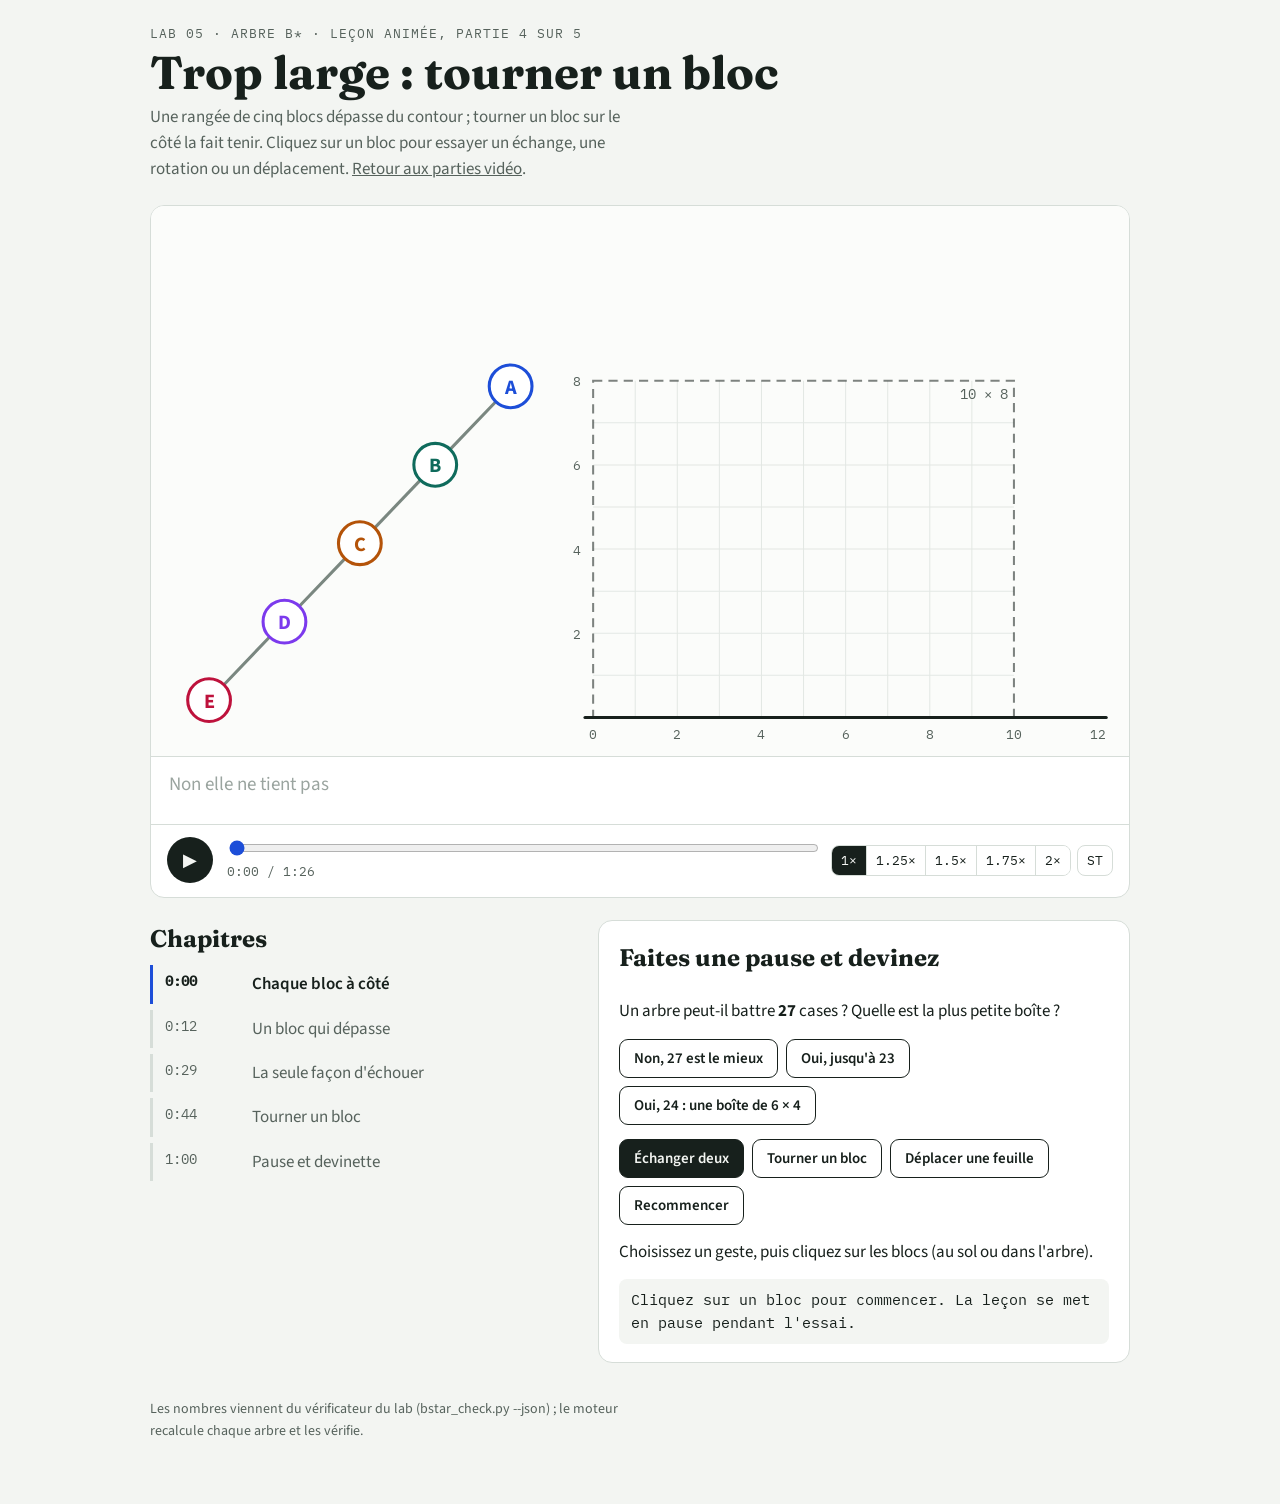
<file: docs/fr/lessons/part-4/index.html>
<!doctype html>
<html lang="fr">
<head>
<meta charset="utf-8">
<meta name="viewport" content="width=device-width, initial-scale=1, viewport-fit=cover">
<title>Lab 05 · Partie 4 : Trop large : tourner un bloc</title>
<meta name="claude:viewport-fit-sides" content="cover">
<style>@font-face{font-family:'Fraunces';font-weight:500;font-style:normal;font-display:swap;src:url(fonts/fraunces-latin-500-normal.woff2) format('woff2')}@font-face{font-family:'Fraunces';font-weight:700;font-style:normal;font-display:swap;src:url(fonts/fraunces-latin-700-normal.woff2) format('woff2')}@font-face{font-family:'IBM Plex Mono';font-weight:400;font-style:normal;font-display:swap;src:url(fonts/ibm-plex-mono-latin-400-normal.woff2) format('woff2')}@font-face{font-family:'IBM Plex Mono';font-weight:500;font-style:normal;font-display:swap;src:url(fonts/ibm-plex-mono-latin-500-normal.woff2) format('woff2')}@font-face{font-family:'Source Sans 3';font-weight:400;font-style:normal;font-display:swap;src:url(fonts/source-sans-3-latin-400-normal.woff2) format('woff2')}@font-face{font-family:'Source Sans 3';font-weight:600;font-style:normal;font-display:swap;src:url(fonts/source-sans-3-latin-600-normal.woff2) format('woff2')}@font-face{font-family:'Source Sans 3';font-weight:700;font-style:normal;font-display:swap;src:url(fonts/source-sans-3-latin-700-normal.woff2) format('woff2')}</style>
<style>
/* lesson.css — styles for the animated lesson player (lesson-engine.js).
   Layout: one reading column. A 16:9 stage carries the lesson; captions and transport sit under it,
   then chapters and the "your turn" bench. Group colours follow the course labs: the group holding
   the first node name is blue, the next green, then amber and rose; cut edges are red. */
:root {
  --bg: #f3f5f2;
  --surface: #ffffff;
  --ink: #17201c;
  --muted: #56625c;
  --line: #d6ddd8;
  --stage: #fbfcfa;
  --edge: #7a8780;
  --g0: #1d4ed8;
  --g1: #0f6b5c;
  --g2: #b45309;
  --g3: #9f1239;
  --cut: #dc2626;
  --heavy: #b45309;
  --copper: #a8662a;
  --unplaced: #94a3b8;
  --tint0: rgba(29, 78, 216, 0.07);
  --tint1: rgba(15, 107, 92, 0.08);
  --said: #17201c;
  --unsaid: #9aa49f;
  --mark: #fde68a;
  --display: "Fraunces", Georgia, "Times New Roman", serif;
  --body: "Source Sans 3", "Segoe UI", system-ui, sans-serif;
  --mono: "IBM Plex Mono", ui-monospace, "SFMono-Regular", Menlo, monospace;
}
@media (prefers-color-scheme: dark) {
  :root:not([data-theme="light"]) {
    --bg: #0e1412; --surface: #151d1a; --ink: #e6ece9; --muted: #9ba7a1; --line: #2a3531;
    --stage: #111916; --edge: #85938c; --g0: #6f8fff; --g1: #36b39b; --g2: #f59e0b; --g3: #fb7185;
    --cut: #f87171; --heavy: #f59e0b; --copper: #d39a5c; --unplaced: #66758a;
    --tint0: rgba(111, 143, 255, 0.10); --tint1: rgba(54, 179, 155, 0.10);
    --said: #e6ece9; --unsaid: #5f6b66; --mark: #78350f;
    color-scheme: dark;
  }
}
:root[data-theme="dark"] {
  --bg: #0e1412; --surface: #151d1a; --ink: #e6ece9; --muted: #9ba7a1; --line: #2a3531;
  --stage: #111916; --edge: #85938c; --g0: #6f8fff; --g1: #36b39b; --g2: #f59e0b; --g3: #fb7185;
  --cut: #f87171; --heavy: #f59e0b; --copper: #d39a5c; --unplaced: #66758a;
  --tint0: rgba(111, 143, 255, 0.10); --tint1: rgba(54, 179, 155, 0.10);
  --said: #e6ece9; --unsaid: #5f6b66; --mark: #78350f;
  color-scheme: dark;
}
* { box-sizing: border-box; }
body {
  background: var(--bg); color: var(--ink); font-family: var(--body); font-size: 17px; line-height: 1.55;
  padding-left: max(16px, env(safe-area-inset-left, 0px));
  padding-right: max(16px, env(safe-area-inset-right, 0px));
  padding-block: 24px 48px; margin: 0;
}
.wrap { max-width: 980px; margin: 0 auto; display: grid; gap: 22px; }
header { display: grid; gap: 6px; }
.eyebrow { font-family: var(--mono); font-size: 12.5px; letter-spacing: 0.08em; text-transform: uppercase; color: var(--muted); }
h1 { font-family: var(--display); font-weight: 700; font-size: clamp(30px, 5vw, 46px); line-height: 1.05; margin: 0; text-wrap: balance; }
.lede { margin: 0; color: var(--muted); max-width: 62ch; }
.lede a, .note a { color: inherit; }

/* ---------- player ---------- */
.player { background: var(--surface); border: 1px solid var(--line); border-radius: 14px; overflow: hidden; }
.stage { position: relative; aspect-ratio: 16 / 9; max-width: 100%; background: var(--stage); container-type: inline-size; overflow: hidden; }
.stage svg.scene { position: absolute; inset: 0; width: 100%; height: 100%; display: block; }
.layer { position: absolute; inset: 0; pointer-events: none; }
.ov { position: absolute; opacity: 0; will-change: opacity, transform; }
.ov [data-a] { display: inline-block; opacity: 0; }

.hl { font-family: var(--display); font-weight: 700; font-size: 4.3cqw; line-height: 1.08; letter-spacing: -0.01em; max-width: 60cqw; }
.hl b, .tag b, .sub b, .qcard b { color: var(--g0); font-weight: 700; }
.red { color: var(--cut); }
.sub { font-family: var(--body); font-size: 2.1cqw; color: var(--muted); font-weight: 600; margin-top: .6cqw; }
.term { display: grid; gap: .4cqw; background: var(--surface); border: 1px solid var(--line); border-radius: 1.2cqw; padding: 1.4cqw 1.8cqw; box-shadow: 0 .6cqw 2cqw rgba(0,0,0,.06); }
.term .t { font-family: var(--display); font-size: 3.4cqw; font-weight: 700; }
.term .d { font-size: 1.9cqw; color: var(--muted); }
.chip { display: inline-block; font-family: var(--mono); font-size: 2.2cqw; font-weight: 500; padding: .5cqw 1.3cqw; border-radius: 99px; border: 2px solid var(--ink); background: var(--surface); }
.tag { font-family: var(--body); font-weight: 700; font-size: 2.2cqw; background: var(--surface); border: 1px solid var(--line); border-radius: .9cqw; padding: .6cqw 1.2cqw; }
.tags { display: grid; gap: 1cqw; justify-items: start; }
.tag .n, .num { font-family: var(--mono); color: var(--heavy); }
.label { font-family: var(--display); font-weight: 700; font-size: 2.8cqw; }
.label.c0 { color: var(--g0); } .label.c1 { color: var(--g1); } .label.c2 { color: var(--g2); } .label.c3 { color: var(--g3); }
.vocab { display: grid; gap: .8cqw; font-size: 2cqw; }
.vocab div { background: var(--surface); border: 1px solid var(--line); border-radius: .8cqw; padding: .5cqw 1.1cqw; }
.vocab b { font-family: var(--display); font-size: 2.3cqw; margin-right: .6cqw; }
.eq { font-family: var(--mono); font-size: 3.4cqw; font-weight: 500; background: var(--surface); border: 1px solid var(--line); border-radius: 1cqw; padding: 1cqw 1.6cqw; white-space: nowrap; }
.eq .red { font-weight: 700; }
.stamp { font-family: var(--display); font-weight: 700; font-size: 6cqw; color: var(--cut); border: .45cqw solid var(--cut); border-radius: 1cqw; padding: .2cqw 1.6cqw; rotate: -9deg; letter-spacing: .06em; text-transform: uppercase; background: color-mix(in srgb, var(--stage) 80%, transparent); }
.bigq { width: 100cqw; }
.bigq .q { font-family: var(--display); font-size: 16cqw; font-weight: 700; line-height: 1; color: var(--muted); text-align: center; }
.bigq .hl { max-width: none; text-align: center; font-size: 3.6cqw; }
.cmp { display: grid; gap: 1cqw; background: var(--surface); border: 1px solid var(--line); border-radius: 1.4cqw; padding: 2cqw 2.4cqw; width: 62cqw; box-shadow: 0 .8cqw 3cqw rgba(0,0,0,.08); }
.cmp .row { display: grid; grid-template-columns: 1.4fr .7fr 1.3fr; align-items: baseline; gap: 1.4cqw; font-size: 2.3cqw; }
.cmp .row .k { font-family: var(--mono); font-size: 3cqw; font-weight: 500; }
.cmp .bad .k { color: var(--cut); }
.cmp .good .k { color: var(--g1); }
.qcard { background: var(--surface); border: 2px solid var(--ink); border-radius: 1.4cqw; padding: 1.6cqw 2.2cqw; width: 44cqw; display: grid; gap: .6cqw; }
.qcard .e { font-family: var(--mono); font-size: 1.7cqw; letter-spacing: .1em; text-transform: uppercase; color: var(--heavy); }
.qcard .q { font-family: var(--display); font-size: 3.1cqw; font-weight: 700; line-height: 1.15; }
.qcard .h { font-size: 1.8cqw; color: var(--muted); }
.qbtns { display: none; gap: 1cqw; pointer-events: auto; flex-wrap: wrap; }
.stage.asking .qbtns { display: flex; }
.qbtns .btn { font-size: 1.8cqw; padding: .6cqw 1.3cqw; }
.qans { color: var(--ink); font-size: 1.9cqw; }
.qans:empty { display: none; }
.thumbs { display: flex; gap: 2cqw; }
.thumb { background: var(--surface); border: 1px solid var(--line); border-radius: 1.2cqw; padding: 1cqw; display: grid; gap: .4cqw; justify-items: center; width: 22cqw; position: relative; }
.thumb svg { width: 100%; height: auto; display: block; }
.thumb .c { font-family: var(--mono); font-size: 1.75cqw; font-weight: 500; white-space: nowrap; }
.thumb.best { border: 2px solid var(--g1); }
.thumb .ok { position: absolute; top: -1.6cqw; right: -1.2cqw; background: var(--g1); color: #fff; font-weight: 700; font-size: 1.7cqw; border-radius: 99px; padding: .3cqw 1cqw; }

.counter { display: grid; justify-items: start; background: var(--surface); border: 1px solid var(--line); border-radius: 1.2cqw; padding: .9cqw 1.6cqw; min-width: 15cqw; }
.counter .l, .balance .l { font-family: var(--mono); font-size: 1.6cqw; letter-spacing: .1em; text-transform: uppercase; color: var(--muted); }
.counter .v { font-family: var(--mono); font-size: 6.2cqw; font-weight: 500; line-height: 1; font-variant-numeric: tabular-nums; }
.counter.bad .v { color: var(--cut); }
.counter.good .v { color: var(--g1); }
.balance { display: grid; gap: .8cqw; background: var(--surface); border: 1px solid var(--line); border-radius: 1.2cqw; padding: 1.2cqw 1.6cqw; width: 19cqw; }
.bars { position: relative; display: grid; grid-auto-flow: column; grid-auto-columns: 1fr; gap: 1.6cqw; height: 15cqw; align-items: end; }
.bar { background: var(--g0); border-radius: .5cqw .5cqw 0 0; height: 0; display: flex; justify-content: center; align-items: flex-start; color: #fff; font-family: var(--mono); font-size: 2cqw; padding-top: .3cqw; }
.bar.c1 { background: var(--g1); } .bar.c2 { background: var(--g2); } .bar.c3 { background: var(--g3); }
.cap { position: absolute; left: -.6cqw; right: -.6cqw; height: 0; border-top: .3cqw dashed var(--cut); opacity: 0; }
.cap span { position: absolute; right: 0; top: -2.6cqw; font-family: var(--mono); font-size: 1.5cqw; color: var(--cut); }
.verdict { font-weight: 700; font-size: 1.9cqw; min-height: 1.2em; }
.verdict.no { color: var(--cut); }
.verdict.yes { color: var(--g1); }
.banner { position: absolute; left: 2cqw; top: 2cqw; display: none; gap: 1cqw; align-items: center; pointer-events: auto; font-size: 1.9cqw; }
.stage.free .banner { display: flex; }
.banner b { font-family: var(--display); font-size: 2.6cqw; }

/* svg pieces */
.node rect { transition: fill .45s, stroke .45s; }
.g0 rect { fill: var(--g0); stroke: var(--g0); }
.g1 rect { fill: var(--g1); stroke: var(--g1); }
.g2 rect { fill: var(--g2); stroke: var(--g2); }
.g3 rect { fill: var(--g3); stroke: var(--g3); }
.nu rect { fill: var(--unplaced); stroke: var(--unplaced); }
.ncell rect { fill: var(--surface); stroke: var(--copper); stroke-width: 3; }
.node text { fill: #fff; font-family: var(--body); font-weight: 700; font-size: 21px; text-anchor: middle; dominant-baseline: central; }
.ncell text { fill: var(--ink); }
.node { cursor: pointer; }
.node:focus-visible rect { stroke: var(--ink); stroke-width: 4; }
.main { stroke: var(--edge); stroke-linecap: round; transition: stroke .35s; }
.wire { stroke: var(--copper); stroke-width: 2.2; stroke-linecap: round; }
.edge.cut .main { stroke: var(--cut); stroke-dasharray: 10 7; }
.edge.heavy .main { stroke: var(--heavy); }
.edge.pulse .main { animation: lesson-pulse 1s ease-in-out 2; }
@keyframes lesson-pulse { 50% { stroke-width: 12; } }
.wl rect { fill: var(--stage); stroke: var(--line); transition: fill .3s, stroke .3s; }
.wl text { fill: var(--ink); font-family: var(--mono); font-size: 16px; font-weight: 500; text-anchor: middle; dominant-baseline: central; }
.edge.cut .wl rect { stroke: var(--cut); }
.edge.flash .wl rect { fill: var(--mark); stroke: var(--heavy); }
.chipbody { fill: none; stroke: var(--copper); stroke-width: 3; }
.pin { fill: var(--copper); }
.divider { stroke: var(--ink); stroke-width: 2.5; stroke-dasharray: 8 8; }
.tint0 { fill: var(--tint0); }
.tint1 { fill: var(--tint1); }

/* captions */
.captions { padding: 14px 18px; border-top: 1px solid var(--line); min-height: 3.6em; font-size: 19px; line-height: 1.45; }
.captions span { color: var(--unsaid); transition: color .15s; }
.captions span.said { color: var(--said); }
.player.nocc .captions { display: none; }

/* transport */
.transport { display: grid; grid-template-columns: auto 1fr auto; gap: 10px 14px; align-items: center; padding: 12px 16px 14px; border-top: 1px solid var(--line); }
.play { width: 46px; height: 46px; border-radius: 50%; border: 0; background: var(--ink); color: var(--bg); font-size: 18px; cursor: pointer; display: grid; place-items: center; }
.scrub { display: grid; gap: 4px; min-width: 0; }
.scrub input { width: 100%; accent-color: var(--g0); }
.time { font-family: var(--mono); font-size: 13px; color: var(--muted); font-variant-numeric: tabular-nums; }
.opts { display: flex; gap: 6px; flex-wrap: wrap; justify-content: flex-end; }
.seg { display: inline-flex; border: 1px solid var(--line); border-radius: 8px; overflow: hidden; }
.seg button, .tbtn { font-family: var(--mono); font-size: 13px; padding: 6px 9px; border: 0; background: var(--surface); color: var(--ink); cursor: pointer; }
.seg button + button { border-left: 1px solid var(--line); }
.seg button[aria-pressed="true"] { background: var(--ink); color: var(--bg); }
.tbtn { border: 1px solid var(--line); border-radius: 8px; }
.tbtn[aria-pressed="false"] { color: var(--muted); text-decoration: line-through; }
button:focus-visible, input:focus-visible { outline: 3px solid var(--g0); outline-offset: 2px; }
@media (max-width: 620px) {
  .transport { grid-template-columns: auto 1fr; }
  .opts { grid-column: 1 / -1; justify-content: flex-start; }
  .captions { font-size: 16px; }
}

/* chapters + bench */
.chapters { display: grid; gap: 6px; margin: 0; padding: 0; list-style: none; }
.chapters button { width: 100%; display: grid; grid-template-columns: 4.5em 1fr; gap: 10px; text-align: left; background: none; border: 0; border-left: 3px solid var(--line); padding: 6px 12px; font: inherit; color: var(--muted); cursor: pointer; }
.chapters button .ts { font-family: var(--mono); font-size: 14px; font-variant-numeric: tabular-nums; }
.chapters button[aria-current="true"] { border-left-color: var(--g0); color: var(--ink); font-weight: 600; }
.cols { display: grid; grid-template-columns: 1fr 1.25fr; gap: 22px; align-items: start; }
@media (max-width: 760px) { .cols { grid-template-columns: 1fr; } }
h2 { font-family: var(--display); font-size: 24px; margin: 0 0 8px; }
.bench { background: var(--surface); border: 1px solid var(--line); border-radius: 14px; padding: 18px 20px; display: grid; gap: 14px; min-width: 0; }
.bench.pulse { animation: lesson-benchin 1.2s ease 2; }
@keyframes lesson-benchin { 50% { box-shadow: 0 0 0 4px color-mix(in srgb, var(--g0) 35%, transparent); } }
.bench p { margin: 0; }
.row { display: flex; gap: 8px; flex-wrap: wrap; align-items: center; }
.btn { font: 600 15px var(--body); padding: 8px 14px; border-radius: 9px; border: 1px solid var(--ink); background: var(--surface); color: var(--ink); cursor: pointer; }
.btn.primary { background: var(--ink); color: var(--bg); }
.seedbox { width: 5.5em; font: 500 15px var(--mono); padding: 7px 9px; border-radius: 8px; border: 1px solid var(--line); background: var(--bg); color: var(--ink); }
.feedback { border-left: 3px solid var(--g1); padding: 4px 0 4px 12px; }
.feedback:empty { display: none; }
.readout { font-family: var(--mono); font-size: 14.5px; background: var(--bg); border-radius: 8px; padding: 10px 12px; font-variant-numeric: tabular-nums; }
.note { font-size: 14px; color: var(--muted); max-width: 70ch; }
.ok { color: var(--g1); font-weight: 700; } .no { color: var(--cut); font-weight: 700; }
.norec .node rect, .norec .main, .norec .wl rect { transition: none !important; }
@media (prefers-reduced-motion: reduce) {
  .node rect, .main, .wl rect, .captions span { transition: none !important; }
  .edge.pulse .main, .bench.pulse { animation: none; }
}

/* ---------- floorplan scene (B*-tree + floor of blocks) ----------
   Block colours come from the lab (one fixed colour per block id, the course's paper palette) and are set inline.
   Tree links: left child = solid ("next door"), right child = dashed ("upstairs"). The skyline is amber. */
:root { --sky: #d97706; --waste: rgba(220, 38, 38, 0.10); --over: rgba(220, 38, 38, 0.13); --gridline: #e3e8e4; }
@media (prefers-color-scheme: dark) { :root:not([data-theme="light"]) { --sky: #fbbf24; --waste: rgba(248, 113, 113, 0.14); --over: rgba(248, 113, 113, 0.16); --gridline: #1f2a26; } }
:root[data-theme="dark"] { --sky: #fbbf24; --waste: rgba(248, 113, 113, 0.14); --over: rgba(248, 113, 113, 0.16); --gridline: #1f2a26; }
.fp-gridlines line { stroke: var(--gridline); stroke-width: 1; }
.fp-outline { fill: none; stroke: var(--ink); stroke-width: 2; stroke-dasharray: 9 6; opacity: .55; }
.fp-outline-lab { font-family: var(--mono); font-size: 14px; fill: var(--muted); text-anchor: end; }
.fp-floorline { stroke: var(--ink); stroke-width: 3; stroke-linecap: round; }
.fp-axis text { font-family: var(--mono); font-size: 12.5px; fill: var(--muted); text-anchor: middle; dominant-baseline: central; }
.fp-axis .fp-axis-y { text-anchor: end; }
.fp-overzone { fill: url(#fp-over); stroke: none; transition: opacity .3s; }
.fp-over-line { stroke: var(--cut); stroke-width: 2.4; opacity: .55; }
.fp-hatch-bg { fill: var(--waste); }
.fp-hatch-line { stroke: var(--cut); stroke-width: 2; opacity: .35; }
.fp-waste { fill: url(#fp-hatch); }
.fpb rect { stroke-width: 2; fill-opacity: .92; }
.fpb .fp-bid { fill: #fff; font-family: var(--body); font-weight: 700; font-size: 21px; text-anchor: middle; dominant-baseline: central; pointer-events: none; }
.fpb .fp-dim { fill: #fff; font-family: var(--mono); font-size: 12.5px; text-anchor: middle; dominant-baseline: central; opacity: .9; pointer-events: none; }
.fpb.out rect { stroke: var(--cut); stroke-width: 4; stroke-dasharray: 7 4; }
.fpb.hl rect, .fpn.hl circle:not(.fp-ring) { stroke: var(--ink); stroke-width: 4; }
.fp-sky { fill: none; stroke: var(--sky); stroke-width: 5; stroke-linejoin: round; stroke-linecap: round; }
.fp-bbox { fill: none; stroke: var(--ink); stroke-width: 2.5; stroke-dasharray: 10 6; }
.fp-bboxlab rect { fill: var(--surface); stroke: var(--ink); stroke-width: 1.5; }
.fp-bboxlab text { font-family: var(--mono); font-size: 15px; font-weight: 500; fill: var(--ink); text-anchor: middle; dominant-baseline: central; }
.fp-coords circle { fill: var(--ink); }
.fp-coords text { font-family: var(--mono); font-size: 13px; font-weight: 500; fill: var(--ink); paint-order: stroke; stroke: var(--stage); stroke-width: 4px; }
.fp-edge { stroke: var(--edge); stroke-width: 3; stroke-linecap: round; }
.fp-edge.right { stroke-dasharray: 8 6; }
.fpn circle { stroke-width: 3; }
.fpn .fp-ring { fill: none; stroke: var(--ink); stroke-width: 3; opacity: 0; }
.fpn.hl .fp-ring { opacity: 1; }
.fpn text { font-family: var(--body); font-weight: 700; font-size: 20px; text-anchor: middle; dominant-baseline: central; pointer-events: none; }
.fpk { cursor: pointer; }
.fpk:focus-visible { outline: none; }
.fpk:focus-visible rect, .fpk:focus-visible circle:not(.fp-ring) { stroke: var(--ink); stroke-width: 4; }
.fp-badges circle { fill: var(--ink); }
.fp-badges text { fill: var(--bg); font-family: var(--mono); font-size: 12.5px; font-weight: 500; text-anchor: middle; dominant-baseline: central; }
.fp-link rect { fill: var(--surface); stroke: var(--line); }
.fp-link text { font-family: var(--body); font-size: 13px; font-weight: 600; fill: var(--muted); text-anchor: middle; dominant-baseline: central; }
.fp-legal { font-family: var(--body); font-weight: 700; font-size: 1.9cqw; background: var(--surface); border: 2px solid var(--line); border-radius: .9cqw; padding: .4cqw 1.1cqw; white-space: nowrap; }
.fp-legal.yes { color: var(--g1); border-color: var(--g1); }
.fp-legal.no { color: var(--cut); border-color: var(--cut); }
.fp-counter { min-width: 17cqw; }
.fp-thumb svg { max-height: 16cqw; }
.fp-ops .btn[aria-pressed="true"] { background: var(--ink); color: var(--bg); }
.norec .fp-overzone { transition: none !important; }

</style>
</head>
<body>
<div id="lesson-root"></div>
<audio id="lesson-audio" preload="auto" src="lesson-fr.m4a"></audio>
<script>
/* lesson-engine.js (v4) — animated, narrated lesson player for eda-learning labs.
 *
 * LessonEngine.mount({ sb, timing, lang, audioId?, rootId?, ui?, storageKey? })
 *   sb      storyboard (see reference/storyboard.md). sb.scene picks what is drawn on the stage:
 *             "graph"     (default) nodes, weighted edges, splits, cut counter, balance bars   (partitioning labs)
 *             "floorplan" a B*-tree next to a floor of rectangles: blocks drop in walk order onto the skyline,
 *                         swap / turn / move, bounding box, wasted squares, fits-the-outline     (floorplanning labs)
 *   timing  { lang, duration, sentences: [{ slide, text, start, end, words: [{ w, t }] }] }
 *           made by scripts/voice_build.py (edge-tts word timings) or scripts/timing_from_vtt.py
 *   lang    "en" | "fr": picks the anchor word and the text of every overlay
 *
 * Everything on screen is a pure function of the audio time t, so seeking, speed changes and frame-by-frame
 * recording all show the same picture. A new key in a track starts from wherever the previous move had got to
 * (no jumps). window.__lesson exposes the internals the checker uses.
 *
 * Layout of this file: helpers · mount() = the core (timing, anchors, tracks, show windows, overlays, captions,
 * transport, question, diagnostics) · SCENES.graph · SCENES.floorplan. A scene gets a context object `cx` from the
 * core and returns hooks (see "scene contract" in mount).
 */
(function () {
  "use strict";

  const I18N = {
    en: {
      play: "Play", pause: "Pause", position: "Position in the lesson", speed: "Playback speed", captions: "CC",
      chapters: "Chapters", yourSplit: "Your split", back: "Back to the lesson",
      paused: "Paused. You are building your own split.", turn: "Pause and guess",
      deal: "Deal a random split with seed", dealBtn: "Deal",
      clickHint: "Or click the nodes on the stage to move them from one side to the other.",
      noSplit: "No split yet. Deal a seed or click a node.", noSplitNoDeal: "No split yet. Click a node to start.",
      backMsg: "Back in the lesson. Click a node to try again.",
      cut: "cut", sides: "sides", legal: "legal", notLegal: "not legal: at most {cap} per side",
      toPlace: "still to place: {list}", cutsize: "cutsize", perSide: "cells per side", max: "max {cap}",
      think: "Take a moment to think, then pick one.", seed: "Seed {s}: ", yours: "Your split: ",
      cell: "Cell {n}: click to move it to the other side", lesson: "Animated lesson", graph: "Graph",
      verdictYes: "legal", verdictNo: "not legal",
      // floorplan scene
      fpStage: "B*-tree and floorplan", yourTree: "Your tree", fpPaused: "Paused. You are changing the tree.",
      fpHint: "Pick a move, then click the blocks (on the floor or in the tree).",
      fpStart: "Click a block to start. The lesson pauses while you try.",
      fpBack: "Back in the lesson. Click a block to try again.",
      opSwap: "Swap two", opTurn: "Turn one", opMove: "Move a leaf", opReset: "Start again",
      pickSecond: "{a} picked. Click the block to swap it with.", swapped: "Swapped {a} and {b}. ",
      turned: "Turned {a}. ", pickLeaf: "{a} has children: pick a leaf (a block with no child).",
      pickTarget: "{a} picked. Click the block it should hang from.", moved: "Moved {a} under {b} ({side}). ",
      noSlot: "{b} has no free slot. Pick another block.", sameBlock: "That is the same block.",
      tree: "tree", box: "bounding box", wasted: "wasted", fits: "fits the {w} × {h} outline",
      sticks: "sticks out of the {w} × {h} outline", sideLeft: "next door", sideRight: "upstairs",
      nextDoor: "next door", upstairs: "upstairs", blockAria: "Block {n}: click to use it in your move",
      mArea: "bounding box", mWidth: "width", mHeight: "height", mWasted: "wasted squares", mX: "{n}.x", mY: "{n}.y",
    },
    fr: {
      play: "Lecture", pause: "Pause", position: "Position dans la leçon", speed: "Vitesse de lecture", captions: "ST",
      chapters: "Chapitres", yourSplit: "Votre partition", back: "Revenir à la leçon",
      paused: "En pause. Vous construisez votre propre partition.", turn: "Faites une pause et devinez",
      deal: "Distribuer une partition au hasard avec la graine", dealBtn: "Distribuer",
      clickHint: "Ou cliquez sur les nœuds de la scène pour les changer de côté.",
      noSplit: "Pas encore de partition. Distribuez une graine ou cliquez sur un nœud.",
      noSplitNoDeal: "Pas encore de partition. Cliquez sur un nœud pour commencer.",
      backMsg: "De retour dans la leçon. Cliquez sur un nœud pour réessayer.",
      cut: "coupe", sides: "côtés", legal: "valide", notLegal: "non valide : {cap} au plus par côté",
      toPlace: "reste à placer : {list}", cutsize: "taille de coupe", perSide: "cellules par côté", max: "max {cap}",
      think: "Prenez un moment pour réfléchir, puis choisissez.", seed: "Graine {s} : ", yours: "Votre partition : ",
      cell: "Cellule {n} : cliquez pour la changer de côté", lesson: "Leçon animée", graph: "Graphe",
      verdictYes: "valide", verdictNo: "non valide",
      fpStage: "Arbre B* et plan de masse", yourTree: "Votre arbre", fpPaused: "En pause. Vous modifiez l'arbre.",
      fpHint: "Choisissez un geste, puis cliquez sur les blocs (au sol ou dans l'arbre).",
      fpStart: "Cliquez sur un bloc pour commencer. La leçon se met en pause pendant l'essai.",
      fpBack: "De retour dans la leçon. Cliquez sur un bloc pour réessayer.",
      opSwap: "Échanger deux", opTurn: "Tourner un bloc", opMove: "Déplacer une feuille", opReset: "Recommencer",
      pickSecond: "{a} choisi. Cliquez sur le bloc à échanger avec lui.", swapped: "{a} et {b} échangés. ",
      turned: "{a} tourné. ", pickLeaf: "{a} a des enfants : choisissez une feuille (un bloc sans enfant).",
      pickTarget: "{a} choisi. Cliquez sur le bloc auquel l'accrocher.", moved: "{a} accroché sous {b} ({side}). ",
      noSlot: "{b} n'a plus de place libre. Choisissez un autre bloc.", sameBlock: "C'est le même bloc.",
      tree: "arbre", box: "boîte englobante", wasted: "perdu", fits: "tient dans le contour {w} × {h}",
      sticks: "dépasse du contour {w} × {h}", sideLeft: "à côté", sideRight: "à l'étage",
      nextDoor: "à côté", upstairs: "à l'étage", blockAria: "Bloc {n} : cliquez pour l'utiliser dans votre geste",
      mArea: "boîte englobante", mWidth: "largeur", mHeight: "hauteur", mWasted: "cases perdues", mX: "{n}.x", mY: "{n}.y",
    },
  };

  const clamp = (x, a = 0, b = 1) => Math.max(a, Math.min(b, x));
  const lerp = (a, b, p) => a + (b - a) * p;
  const ease = (p) => { p = clamp(p); return p < 0.5 ? 4 * p * p * p : 1 - Math.pow(-2 * p + 2, 3) / 2; };
  const fmt = (s) => `${Math.floor(s / 60)}:${String(Math.floor(s % 60)).padStart(2, "0")}`;
  const esc = (s) => String(s).replace(/[&<>"]/g, (c) => ({ "&": "&amp;", "<": "&lt;", ">": "&gt;", '"': "&quot;" }[c]));
  const norm = (w) => w.normalize("NFD").replace(/[̀-ͯ]/g, "").toLowerCase().replace(/[^a-z0-9]/g, "");
  /** Keys a spoken word can be matched by: the whole word, and the part after an apostrophe (l'arête → arete). */
  const wordKeys = (w) => { const k = [norm(w)]; const m = w.split(/['’]/); if (m.length > 1) k.push(norm(m[m.length - 1])); return k; };
  const fill = (s, o) => s.replace(/\{(\w+)\}/g, (m, k) => (o[k] !== undefined ? o[k] : m));

  const FULL = [0, 0, 960, 540];
  const DUR_CAM = 1.3, DUR_DIM = 0.6;
  const SCENES = {};

  function mount(cfg) {
    const sb = cfg.sb, TM = cfg.timing, lang = cfg.lang || "en";
    const T = Object.assign({}, I18N[lang] || I18N.en, cfg.ui || {});
    const L = (v) => (v == null ? "" : typeof v === "string" ? v : v[lang] != null ? v[lang] : v.en != null ? v.en : "");
    const errors = [];
    const err = (m) => { errors.push(m); console.error("[lesson] " + m); };
    const reduce = matchMedia("(prefers-reduced-motion: reduce)").matches;
    const D = reduce ? 0.001 : 1;
    const sceneName = sb.scene || "graph";

    /* ---------------- timing ---------------- */
    const SENT = TM.sentences.map((s) => {
      const words = s.words.map((w) => ({ w: w.w, t: w.t, keys: wordKeys(w.w) }));
      words.forEach((w, i) => { w.e = i + 1 < words.length ? words[i + 1].t : s.end; });
      return Object.assign({}, s, { words });
    });
    const DUR = TM.duration;
    const slideSents = (n) => SENT.filter((s) => s.slide === n);

    function findWords(obj, label) {
      const needle = obj[lang] != null ? obj[lang] : null;
      if (needle == null) { err(`anchor ${label}: no "${lang}" word given`); return null; }
      const [phrase, nthTxt] = String(needle).split("#");
      const nth = nthTxt != null ? parseInt(nthTxt, 10) : obj.nth || 0;
      const toks = phrase.split(/\s+/).map(norm).filter(Boolean);
      const pool = obj.slide != null ? slideSents(obj.slide) : SENT;
      if (!pool.length) { err(`anchor ${label}: slide ${obj.slide} has no narration in this part`); return null; }
      const ws = pool.flatMap((s) => s.words);
      let hit = 0;
      for (let i = 0; i + toks.length <= ws.length; i++) {
        if (toks.every((tk, j) => ws[i + j].keys.some((k) => k.startsWith(tk)))) {
          if (hit++ === nth) return { first: ws[i], last: ws[i + toks.length - 1] };
        }
      }
      err(`anchor ${label}: "${needle}" not found in slide ${obj.slide} (${lang}). Words: ${ws.map((w) => w.w).join(" ")}`);
      return null;
    }
    const anchorCache = new Map();
    function resolve(ref, label = "") {
      if (ref == null) return 0;
      if (typeof ref === "number") return ref;
      const key = typeof ref === "string" ? ref : JSON.stringify(ref);
      if (anchorCache.has(key)) return anchorCache.get(key);
      let t = 0;
      if (typeof ref === "string") {
        const m = ref.trim().match(/^(@[\w-]+|slide:\d+(?::end)?|end|start)\s*(?:([+-])\s*([\d.]+))?$/);
        if (!m) { err(`bad time reference "${ref}" ${label}`); return 0; }
        const shift = m[2] ? (m[2] === "-" ? -1 : 1) * parseFloat(m[3]) : 0;
        const base = m[1];
        if (base[0] === "@") {
          const a = sb.anchors && sb.anchors[base.slice(1)];
          if (!a) { err(`unknown anchor ${base} ${label}`); t = 0; } else t = resolveObj(a, base);
        } else if (base === "end") t = DUR;
        else if (base === "start") t = 0;
        else {
          const [, n, e] = base.split(":");
          const ss = slideSents(+n);
          if (!ss.length) err(`slide ${n} has no narration in this part ${label}`);
          else t = e ? ss[ss.length - 1].end : ss[0].start;
        }
        t += shift;
      } else t = resolveObj(ref, label);
      anchorCache.set(key, t);
      return t;
    }
    function resolveObj(o, label) {
      const hit = findWords(o, label);
      if (!hit) { const ss = o.slide != null ? slideSents(o.slide) : []; return (ss[0] ? ss[0].start : 0) + (o.shift || 0); }
      return (o.edge === "end" ? hit.last.e : hit.first.t) + (o.shift || 0);
    }

    /* ---------------- text markup: {piece@ref} appears at its own time, **x** accent, !!x!! red, ##x## number --- */
    function md(s) {
      let h = esc(s);
      h = h.replace(/\{([^{}@]+)@([^{}]+)\}/g, (m, piece, ref) => {
        ref = ref.trim();
        if (!/^(slide:|start|end|@)/.test(ref)) ref = "@" + ref; // {piece@name} means the anchor @name
        return `<span data-a="${resolve(ref, `(text "${piece}")`).toFixed(3)}">${piece}</span>`;
      });
      h = h.replace(/\*\*(.+?)\*\*/g, "<b>$1</b>").replace(/!!(.+?)!!/g, '<span class="red">$1</span>').replace(/##(.+?)##/g, '<span class="num">$1</span>');
      return h;
    }

    /* ---------------- scene contract ----------------
     * SCENES[name](cx) returns {
     *   tracks: { name: { init, conv(v)->value, dur, mix(a,b,p)|null (null = step track) } }   (in key order)
     *   claims: [{ claim, got, ok }]
     *   ready()                          after tracks and show windows exist (cx.track, cx.seg, cx.win are usable)
     *   svgLabel, bannerText, pausedText
     *   benchHtml()                      HTML of the "your turn" box below the question (must hold .readout)
     *   buildSvg()                       draw the scene's SVG under the overlays
     *   buildWidgets()                   counters etc. on top of the overlays (cx.widget)
     *   render(t, free)                  draw the scene at time t (free = the scene's own try-it state or null)
     *   bindBench()                      wire the bench buttons and stage clicks
     *   thumb(item)                      HTML for one "thumbs" overlay item
     *   boxes(stageRect, sx, sy, cam)    [{ kind: "node", label, x, y, w, h }] of what text must not cover
     *   freeCamera                       camera used while the learner tries (default FULL)
     *   leaveFree()                      called when the lesson resumes
     * } */
    const cx = { sb, lang, T, L, err, resolve, md, esc, fill, D, reduce, lerp, ease, clamp, FULL, FREE: null };
    if (!SCENES[sceneName]) { err(`unknown scene "${sceneName}"`); }
    const scene = (SCENES[sceneName] || SCENES.graph)(cx);
    const claims = scene.claims || [];

    /* ---------------- tracks ---------------- */
    const cam = (v) => {
      if (v == null || v === "full") return FULL;
      const c = sb.cameras && sb.cameras[v] != null ? sb.cameras[v] : v;
      if (!Array.isArray(c) || c.length !== 3) { err(`bad camera ${JSON.stringify(v)}`); return FULL; }
      const [cxx, cy, w0] = c, w = Math.min(w0, 960), h = (w * 9) / 16;
      return [clamp(cxx - w / 2, 0, 960 - w), clamp(cy - h / 2, 0, 540 - h), w, h]; // a shot never shows past the scene
    };
    const mixArr = (a, b, p) => a.map((v, i) => lerp(v, b[i], p));
    cx.mixArr = mixArr;
    const SPEC = Object.assign({}, scene.tracks);
    // camera and dim are common to every scene; keep the scene's order (it decides the checker's report order)
    if (!SPEC.camera) SPEC.camera = { init: "full", conv: cam, dur: DUR_CAM, mix: mixArr };
    if (!SPEC.dim) SPEC.dim = { init: 1, conv: (v) => +v, dur: DUR_DIM, mix: lerp };
    for (const k of Object.keys(SPEC)) if (SPEC[k].conv === "camera") SPEC[k].conv = cam;
    const init = {};
    for (const k of Object.keys(SPEC)) init[k] = SPEC[k].init;
    Object.assign(init, sb.initial || {});
    const tracks = {};
    for (const k of Object.keys(SPEC)) tracks[k] = [[0, SPEC[k].conv(init[k]), "initial"]];
    (sb.timeline || []).forEach((item, i) => {
      const t = resolve(item.at, `(timeline #${i})`);
      let used = false;
      for (const k of Object.keys(SPEC)) if (k in item) { tracks[k].push([t, SPEC[k].conv(item[k]), item.at]); used = true; }
      for (const k of Object.keys(item)) if (k !== "at" && !(k in SPEC)) err(`timeline #${i}: unknown key "${k}" for the ${sceneName} scene`);
      if (!used) err(`timeline #${i}: nothing to change`);
    });
    for (const k of Object.keys(tracks)) tracks[k].sort((a, b) => a[0] - b[0]);

    const memo = new Map();
    function sampler(name, dur, mix) {
      if (memo.has(name)) return memo.get(name);
      const list = tracks[name], startVal = [];
      const valAt = (t) => {
        let i = -1;
        for (let k = 0; k < list.length; k++) { if (list[k][0] <= t) i = k; else break; }
        if (i <= 0) return list[0][1];
        if (startVal[i] === undefined) startVal[i] = valAt(list[i][0] - 1e-6);
        return mix(startVal[i], list[i][1], ease((t - list[i][0]) / (dur * D)));
      };
      memo.set(name, valAt);
      return valAt;
    }
    /** A track's value at t (interpolated), or for step tracks the segment { cur, prev, t0, i }. */
    cx.track = (name) => sampler(name, SPEC[name].dur, SPEC[name].mix);
    cx.seg = (name, t) => {
      const list = tracks[name]; let i = 0;
      for (let k = 0; k < list.length; k++) if (list[k][0] <= t) i = k;
      return { cur: list[i][1], prev: i > 0 ? list[i - 1][1] : list[i][1], t0: list[i][0], i };
    };
    cx.keys = (name) => tracks[name];
    const camAt = cx.track("camera");

    /* ---------------- show windows ---------------- */
    const WIN = {};
    (sb.show || []).forEach((w, i) => {
      const a = resolve(w.from, `(show ${w.show} #${i})`), b = w.to == null ? 1e9 : resolve(w.to, `(show ${w.show} #${i})`);
      if (b <= a) err(`show ${w.show} #${i}: ends (${b.toFixed(2)}s) before it starts (${a.toFixed(2)}s)`);
      (WIN[w.show] = WIN[w.show] || []).push(Object.assign({}, w, { a, b, edges: (w.edges || []).map((e) => e.replace(/\s/g, "")), stagger: w.stagger || 0 }));
    });
    cx.WIN = WIN;
    cx.win = (name, t) => (WIN[name] || []).find((w) => t >= w.a && t < w.b);
    cx.wins = (name, t) => (WIN[name] || []).filter((w) => t >= w.a && t < w.b);
    if (scene.ready) scene.ready();

    /* ---------------- DOM ---------------- */
    const root = document.getElementById(cfg.rootId || "lesson-root");
    const qa = sb.question;
    root.innerHTML = `
<div class="wrap">
  <header>
    <div class="eyebrow">${esc(L(sb.eyebrow))}</div>
    <h1>${esc(L(sb.title))}</h1>
    ${sb.lede ? `<p class="lede">${L(sb.lede)}</p>` : ""}
  </header>
  <section class="player" aria-label="${esc(T.lesson)}">
    <div class="stage scene-${esc(sceneName)}">
      <svg class="scene" viewBox="0 0 960 540" role="img" aria-label="${esc(scene.svgLabel || T.graph)}"></svg>
      <div class="layer"></div>
      <div class="banner"><b>${esc(scene.bannerText || T.yourSplit)}</b><button class="btn" type="button" data-act="back">${esc(T.back)}</button></div>
    </div>
    <div class="captions" aria-live="off"></div>
    <div class="transport">
      <button class="play" type="button" aria-label="${esc(T.play)}">▶</button>
      <div class="scrub"><input type="range" min="0" max="${DUR}" step="0.01" value="0" aria-label="${esc(T.position)}"><div class="time">0:00 / ${fmt(DUR)}</div></div>
      <div class="opts"><div class="seg" role="group" aria-label="${esc(T.speed)}"></div><button class="tbtn" type="button" aria-pressed="true">${esc(T.captions)}</button></div>
    </div>
  </section>
  <div class="cols">
    <section aria-label="${esc(T.chapters)}"><h2>${esc(T.chapters)}</h2><ul class="chapters"></ul></section>
    <section class="bench" aria-label="${esc(T.turn)}">
      <h2>${esc(T.turn)}</h2>
      ${qa ? `<p>${md(L(qa.text))}</p><div class="row bench-opts"></div><p class="feedback"></p>` : ""}
      ${scene.benchHtml()}
    </section>
  </div>
  ${sb.note ? `<p class="note">${L(sb.note)}</p>` : ""}
</div>`;
    const $ = (sel) => root.querySelector(sel);
    const stage = $(".stage"), svg = $("svg.scene"), layer = $(".layer");
    const NS = "http://www.w3.org/2000/svg";
    const mk = (tag, attrs = {}, parent = svg) => { const e = document.createElementNS(NS, tag); for (const k in attrs) e.setAttribute(k, attrs[k]); parent.appendChild(e); return e; };
    Object.assign(cx, { root, $, stage, svg, layer, mk, NS });
    scene.buildSvg();

    const BUILD = {
      headline: (o) => `<div class="hl"${o.size ? ` style="font-size:${+o.size}cqw"` : ""}>${md(L(o.text))}</div>${o.sub ? `<div class="sub">${md(L(o.sub))}</div>` : ""}`,
      term: (o) => `<div class="term"><span class="t">${md(L(o.text))}</span><span class="d">${md(L(o.sub))}</span></div>`,
      chip: (o) => `<span class="chip">${md(L(o.text))}</span>`,
      tag: (o) => `<div class="tag">${md(L(o.text))}</div>`,
      tags: (o) => `<div class="tags">${o.items.map((it) => `<div class="tag"${it.at ? ` data-a="${resolve(it.at, "(tags)").toFixed(3)}"` : ""}>${md(L(it.text))}</div>`).join("")}</div>`,
      label: (o) => `<span class="label c${o.color || 0}">${md(L(o.text))}</span>`,
      vocab: (o) => `<div class="vocab">${o.items.map((it) => `<div${it.at ? ` data-a="${resolve(it.at, "(vocab)").toFixed(3)}"` : ""}><b>${esc(L(it.k))}</b>${md(L(it.text))}</div>`).join("")}</div>`,
      eq: (o) => `<div class="eq">${md(L(o.text))}</div>`,
      stamp: (o) => `<div class="stamp">${md(L(o.text))}</div>`,
      bigq: (o) => `<div class="bigq"><div class="q">?</div><div class="hl">${md(L(o.text))}</div></div>`,
      compare: (o) => `<div class="cmp">${o.rows.map((r) => `<div class="row ${r.tone || ""}"><span>${md(L(r.label))}</span><span class="k">${md(L(r.value))}</span><span>${md(L(r.note))}</span></div>`).join("")}</div>`,
      thumbs: (o) => `<div class="thumbs">${o.items.map((it) => scene.thumb(it)).join("")}</div>`,
      question: () => `<div class="qcard"><span class="e">${esc(T.turn)}</span><span class="q">${md(L(qa && qa.text))}</span><span class="h qh">${esc(L(qa && qa.hint) || T.think)}</span><span class="qbtns">${(qa ? qa.options : []).map((op, i) => `<button class="btn" type="button" data-q="${i}">${esc(L(op.label))}</button>`).join("")}</span><span class="h qans"></span></div>`,
      html: (o) => L(o.html),
    };
    const OV = (sb.overlays || []).map((o, i) => {
      const lab = `(overlay #${i} ${o.type})`;
      const a = resolve(o.from, lab), b = o.to == null ? 1e9 : resolve(o.to, lab);
      if (b <= a) err(`overlay #${i} (${o.type}) ends (${b.toFixed(2)}s) before it starts (${a.toFixed(2)}s)`);
      const d = document.createElement("div");
      d.className = "ov ov-" + o.type; d.style.left = (o.x || 0) + "%"; d.style.top = (o.y || 0) + "%";
      if (o.width) d.style.width = o.width + "cqw";
      if (!BUILD[o.type]) err(`overlay #${i}: unknown type ${o.type}`);
      d.innerHTML = BUILD[o.type] ? BUILD[o.type](o) : "";
      layer.appendChild(d);
      const label = (d.textContent || "").trim().replace(/\s+/g, " ").slice(0, 48);
      return { a, b, d, label, type: o.type, parts: [...d.querySelectorAll("[data-a]")].map((e) => ({ e, t: +e.dataset.a })) };
    });
    cx.widget = (cls, pos, html) => {
      const d = document.createElement("div"); d.className = "ov " + cls; d.style.left = pos.x + "%"; d.style.top = pos.y + "%";
      d.innerHTML = html; layer.appendChild(d); return d;
    };
    const widgetEls = scene.buildWidgets() || [];

    /* ---------------- render ---------------- */
    let lastCam = FULL;
    const setOp = (el, v) => { el.style.opacity = v; };
    const fadeIn = reduce ? 0.01 : 0.35, fadeOut = reduce ? 0.01 : 0.25;
    function ovStyle(el, t, a, b) {
      const on = t >= a && t < b, o = on ? Math.min(clamp((t - a) / fadeIn), clamp((b - t) / fadeOut)) : 0;
      el.style.opacity = o;
      el.style.transform = on && !reduce ? `translateY(${((1 - ease((t - a) / 0.5)) * 0.8).toFixed(3)}cqw)` : "none";
      return on;
    }
    Object.assign(cx, { setOp, ovStyle });
    function render(t) {
      const F = cx.FREE;
      const C = F ? (scene.freeCamera || FULL) : camAt(t);
      lastCam = C;
      svg.setAttribute("viewBox", C.map((v) => v.toFixed(1)).join(" "));
      scene.render(t, F, "scene");
      for (const o of OV) {
        const on = !F && ovStyle(o.d, t, o.a, o.b);
        if (F) { o.d.style.opacity = 0; }
        for (const p of o.parts) {
          const po = on && t >= p.t ? clamp((t - p.t) / (reduce ? 0.01 : 0.3)) : 0;
          p.e.style.opacity = po;
          p.e.style.transform = po > 0 && po < 1 && !reduce ? `translateY(${((1 - po) * 0.6).toFixed(3)}cqw)` : "none";
        }
      }
      scene.render(t, F, "widgets");
      renderCaptions(t);
      renderTransport(t);
    }
    cx.render = (t) => render(t == null ? au.currentTime : t);

    /* ---------------- captions ---------------- */
    const capEl = $(".captions");
    let capIdx = -2;
    function renderCaptions(t) {
      if (cx.FREE) { if (capIdx !== -3) { capEl.textContent = scene.pausedText || T.paused; capIdx = -3; } return; }
      let i = -1;
      for (let k = 0; k < SENT.length; k++) if (SENT[k].start <= t) i = k;
      if (i < 0) i = 0;
      if (i !== capIdx) {
        capEl.innerHTML = "";
        SENT[i].words.forEach((w) => { const s = document.createElement("span"); s.textContent = w.w + " "; capEl.appendChild(s); });
        capIdx = i;
      }
      [...capEl.children].forEach((s, k) => s.classList.toggle("said", t >= SENT[i].words[k].t));
    }

    /* ---------------- transport ---------------- */
    const au = document.getElementById(cfg.audioId || "lesson-audio");
    cx.au = au;
    const playBtn = $(".play"), scrub = $(".scrub input"), timeEl = $(".time");
    const CHAP = (sb.chapters || []).map((c, i) => ({ t0: resolve(c.at, `(chapter #${i})`), title: L(c.title) }));
    const chapBtns = CHAP.map((c) => {
      const li = document.createElement("li"), b = document.createElement("button");
      b.type = "button"; b.innerHTML = `<span class="ts">${fmt(c.t0)}</span><span>${esc(c.title)}</span>`;
      b.addEventListener("click", () => { seek(c.t0 + 0.01); play(); });
      li.appendChild(b); $(".chapters").appendChild(li); return { t0: c.t0, b };
    });
    function renderTransport(t) {
      if (document.activeElement !== scrub) scrub.value = t;
      timeEl.textContent = `${fmt(t)} / ${fmt(DUR)}`;
      let cur = 0; chapBtns.forEach((c, i) => { if (t >= c.t0) cur = i; });
      chapBtns.forEach((c, i) => c.b.setAttribute("aria-current", String(i === cur && !cx.FREE)));
    }
    const QT = qa ? resolve(qa.at || "end", "(question)") : null;
    let asked = false, raf = 0;
    function loop() {
      if (QT != null && !asked && !au.paused && au.currentTime >= QT) { asked = true; au.pause(); au.currentTime = QT; stage.classList.add("asking"); }
      render(au.currentTime);
      if (!au.paused) raf = requestAnimationFrame(loop);
    }
    function resetAsk(t) { if (QT != null && t < QT - 0.05) { asked = false; stage.classList.remove("asking"); const a = layer.querySelector(".qans"); if (a) a.textContent = ""; } }
    function play() {
      if (cx.FREE) cx.leaveFree();
      if (au.ended || au.currentTime >= DUR - 0.05) { au.currentTime = 0; resetAsk(0); }
      const p = au.play(); if (p && p.catch) p.catch(() => {});
    }
    function seek(t) { if (cx.FREE) cx.leaveFree(); au.currentTime = clamp(t, 0, DUR); resetAsk(au.currentTime); render(au.currentTime); }
    playBtn.addEventListener("click", () => (au.paused ? play() : au.pause()));
    au.addEventListener("play", () => { playBtn.textContent = "❚❚"; playBtn.setAttribute("aria-label", T.pause); cancelAnimationFrame(raf); loop(); });
    au.addEventListener("pause", () => { playBtn.textContent = "▶"; playBtn.setAttribute("aria-label", T.play); render(au.currentTime); });
    au.addEventListener("seeked", () => render(au.currentTime));
    au.addEventListener("ended", () => { const b = $(".bench"); b.classList.remove("pulse"); void b.offsetWidth; b.classList.add("pulse"); });
    scrub.addEventListener("input", () => { if (cx.FREE) cx.leaveFree(); au.currentTime = +scrub.value; resetAsk(+scrub.value); render(+scrub.value); });
    document.addEventListener("keydown", (e) => {
      const a = document.activeElement;
      if (e.code === "Space" && !/INPUT|BUTTON|TEXTAREA|SELECT/.test(a.tagName) && !(a.closest && a.closest(".node, .fpk"))) { e.preventDefault(); au.paused ? play() : au.pause(); }
    });
    const SPEEDS = [1, 1.25, 1.5, 1.75, 2], KEY = cfg.storageKey || "lesson-speed";
    let rate = 1;
    try { const r = parseFloat(localStorage.getItem(KEY)); if (SPEEDS.includes(r)) rate = r; } catch (e) { /* storage blocked */ }
    const speedBtns = SPEEDS.map((r) => {
      const b = document.createElement("button"); b.type = "button"; b.textContent = r + "×";
      b.addEventListener("click", () => setRate(r)); $(".seg").appendChild(b); return { r, b };
    });
    function setRate(r) {
      rate = r; au.playbackRate = r; au.preservesPitch = true;
      speedBtns.forEach((x) => x.b.setAttribute("aria-pressed", String(x.r === r)));
      try { localStorage.setItem(KEY, String(r)); } catch (e) { /* storage blocked */ }
    }
    setRate(rate);
    au.addEventListener("loadedmetadata", () => setRate(rate));
    const ccBtn = $(".tbtn"), playerEl = $(".player");
    ccBtn.addEventListener("click", () => { const on = ccBtn.getAttribute("aria-pressed") !== "true"; ccBtn.setAttribute("aria-pressed", String(on)); playerEl.classList.toggle("nocc", !on); });

    /* ---------------- your turn ---------------- */
    cx.readout = $(".readout");
    cx.enterFree = (state) => { au.pause(); cx.FREE = state; stage.classList.add("free"); render(au.currentTime); };
    cx.leaveFree = () => { cx.FREE = null; stage.classList.remove("free"); if (scene.leaveFree) scene.leaveFree(); render(au.currentTime); };
    root.querySelector('[data-act="back"]').addEventListener("click", () => cx.leaveFree());
    scene.bindBench();
    if (qa) {
      const fb = $(".feedback"), opts = $(".bench-opts");
      qa.options.forEach((op) => {
        const b = document.createElement("button"); b.type = "button"; b.className = "btn"; b.textContent = L(op.label);
        b.addEventListener("click", () => { fb.innerHTML = md(L(op.reply)); }); opts.appendChild(b);
      });
      layer.querySelectorAll(".qbtns button").forEach((b) => b.addEventListener("click", () => {
        const op = qa.options[+b.dataset.q];
        layer.querySelector(".qans").innerHTML = md(L(op.reply));
        stage.classList.remove("asking");
        const p = au.play(); if (p && p.catch) p.catch(() => {});
      }));
    }

    /* ---------------- diagnostics for scripts/check_lesson.py ---------------- */
    function stageRect(el) {
      const s = stage.getBoundingClientRect(), r = el.getBoundingClientRect();
      return { x: r.left - s.left, y: r.top - s.top, w: r.width, h: r.height };
    }
    window.__lesson = {
      render, duration: DUR, errors, claims, lang, scene: sceneName,
      tracks: Object.fromEntries(Object.entries(tracks).map(([k, v]) => [k, v.map((x) => [x[0], typeof x[2] === "string" ? x[2] : JSON.stringify(x[2])])])),
      moveSeconds: Object.fromEntries(Object.keys(SPEC).map((k) => [k, SPEC[k].checkDur != null ? SPEC[k].checkDur : SPEC[k].dur])),
      overlays: OV.map((o) => ({ a: o.a, b: o.b, label: o.label, type: o.type })),
      sentences: SENT.map((s) => ({ slide: s.slide, start: s.start, end: s.end, text: s.text })),
      question: QT,
      boxes() {
        const s = stage.getBoundingClientRect(), out = [];
        const sx = s.width / lastCam[2], sy = s.height / lastCam[3];
        for (const b of scene.boxes(s, sx, sy, lastCam)) {
          if (b.x + b.w < 0 || b.y + b.h < 0 || b.x > s.width || b.y > s.height) continue;
          out.push(b);
        }
        [...OV.map((o) => ({ d: o.d, label: o.label })), ...widgetEls].forEach((o) => {
          // fully shown text only, not mid-fade
          if (+o.d.style.opacity > 0.9) { const r = stageRect(o.d.firstElementChild || o.d); out.push({ kind: "overlay", label: o.label, x: r.x, y: r.y, w: r.w, h: r.h }); }
        });
        return { stage: { w: s.width, h: s.height }, boxes: out };
      },
      setRecording(on) { root.classList.toggle("norec", !!on); },
    };
    if (scene.expose) Object.assign(window.__lesson, scene.expose());
    if (errors.length) console.error(`[lesson] ${errors.length} problem(s); see window.__lesson.errors`);
    render(0);
  }

  /* =====================================================================================================
   * Scene "graph": weighted graph, splits, cut counter, balance bars (partitioning labs). Unchanged from v3.
   * ===================================================================================================== */
  SCENES.graph = function (cx) {
    const { sb, T, L, err, resolve, esc, fill, D, lerp, ease, clamp, FULL } = cx;
    const DUR_POSE = 1.1, DUR_SHAPE = 0.9, DUR_WIRES = 1.0, DUR_COUNT = 1.2;
    if (!sb.graph) { err('the graph scene needs "graph" in the storyboard'); sb.graph = { nodes: [], edges: [] }; }
    if (!sb.poses) { err('the graph scene needs "poses" in the storyboard'); sb.poses = { base: {} }; }
    const NODES = sb.graph.nodes.slice();
    const EDGES = sb.graph.edges.map((e) => (Array.isArray(e) ? e : [e.u, e.v, e.w]));
    const K = sb.graph.groups || 2;
    const CAP = sb.graph.cap != null ? sb.graph.cap : Math.ceil(NODES.length / K);
    const names = (g) => (g.includes(",") ? g.split(",").map((x) => x.trim()) : g.trim().split(""));
    function parseSplit(v) {
      if (v == null || v === "none" || v === "") return null;
      const s = sb.splits && sb.splits[v] != null ? sb.splits[v] : v;
      const asn = Object.fromEntries(NODES.map((n) => [n, null]));
      s.split("|").forEach((g, gi) => names(g).filter(Boolean).forEach((n) => {
        if (!(n in asn)) err(`split "${s}": unknown node ${n}`); else asn[n] = gi;
      }));
      return asn;
    }
    /** Colour rank of each group: the group holding the first node name is 0 (blue), and so on. */
    function colourOf(asn) {
      const firsts = new Map();
      for (const n of [...NODES].sort()) if (asn[n] != null && !firsts.has(asn[n])) firsts.set(asn[n], firsts.size);
      return firsts;
    }
    function cutOf(asn) {
      if (!asn) return null;
      let c = 0;
      for (const [u, v, w] of EDGES) if (asn[u] != null && asn[v] != null && asn[u] !== asn[v]) c += w;
      return c;
    }
    function sizes(asn) {
      const out = Array(K).fill(0); if (!asn) return out;
      const col = colourOf(asn);
      for (const n of NODES) if (asn[n] != null) { const c = col.get(asn[n]); if (c < K) out[c]++; }
      return out;
    }
    function legal(asn) {
      if (!asn || NODES.some((n) => asn[n] == null)) return false;
      const s = sizes(asn);
      return s.every((x) => x > 0 && x <= CAP);
    }
    function partsStr(asn) {
      const col = colourOf(asn), groups = [];
      for (const n of [...NODES].sort()) if (asn[n] != null) { const c = col.get(asn[n]); (groups[c] = groups[c] || []).push(n); }
      return groups.map((g) => g.join("")).join(" | ");
    }
    /* The course's random dealer (Lab 03): mulberry32, two warm-up draws, Fisher–Yates over sorted names. */
    function mulberry32(seed) {
      let t = seed >>> 0;
      return function next() {
        t += 0x6d2b79f5;
        let r = Math.imul(t ^ (t >>> 15), 1 | t);
        r ^= r + Math.imul(r ^ (r >>> 7), 61 | r);
        return ((r ^ (r >>> 14)) >>> 0) / 4294967296;
      };
    }
    function randomSplit(seed) {
      const order = [...NODES].sort();
      const rng = mulberry32(seed); rng(); rng();
      for (let i = order.length - 1; i > 0; i--) { const j = Math.floor(rng() * (i + 1)); [order[i], order[j]] = [order[j], order[i]]; }
      const left = new Set(order.slice(0, Math.floor(order.length / 2)));
      return Object.fromEntries(NODES.map((n) => [n, left.has(n) ? 0 : 1]));
    }

    /* claims: every number the narration or the text states, checked against the rules above */
    const claims = [];
    for (const c of sb.claims || []) {
      const asn = c.deal != null ? randomSplit(c.deal) : parseSplit(c.split);
      const got = { split: asn ? partsStr(asn) : null, cut: cutOf(asn), legal: legal(asn) };
      const want = parseSplit(c.split);
      const okSplit = c.split == null || (c.deal == null) || (want && partsStr(want) === got.split);
      const okCut = c.cut == null || c.cut === got.cut;
      const okLegal = c.legal == null || c.legal === got.legal;
      const ok = okSplit && okCut && okLegal;
      claims.push({ claim: c, got, ok });
      if (!ok) err(`claim failed: ${JSON.stringify(c)} -> ${JSON.stringify(got)}`);
    }

    const POSES = sb.poses;
    for (const [pn, p] of Object.entries(POSES)) for (const n of NODES) if (!p[n]) err(`pose ${pn} has no position for ${n}`);
    const firstPose = Object.keys(POSES)[0];
    const mixPose = (a, b, p) => { const o = {}; for (const n of NODES) o[n] = cx.mixArr(a[n], b[n], p); return o; };
    const tracks = {
      pose: { init: firstPose, conv: (v) => { if (!POSES[v]) { err(`unknown pose ${v}`); return POSES[firstPose]; } return POSES[v]; }, dur: DUR_POSE, mix: mixPose },
      split: { init: null, conv: (v) => v, dur: DUR_COUNT, mix: null },
      camera: { init: "full", conv: "camera", dur: 1.3, mix: (a, b, p) => cx.mixArr(a, b, p) },
      shape: { init: "node", conv: (v) => (v === "cell" ? 0 : 1), dur: DUR_SHAPE, mix: lerp },
      wires: { init: false, conv: (v) => (v ? 1 : 0), dur: DUR_WIRES, mix: lerp },
      dim: { init: 1, conv: (v) => +v, dur: 0.6, mix: lerp },
    };
    let posAt, shapeAt, wiresAt, dimAt;
    const win = (name, t) => cx.win(name, t);
    const edgeIn = (w, u, v) => w && (w.edges.length === 0 || w.edges.includes(`${u}-${v}`) || w.edges.includes(`${v}-${u}`));
    /** Edge styles (heavy, pulse, flash): several windows can be open at once, each for its own edges. */
    const edgeOn = (name, t, u, v) => (cx.WIN[name] || []).some((w) => t >= w.a && t < w.b && edgeIn(w, u, v));
    function splitSeg(t) { return cx.seg("split", t); }
    function shownCut(t) {
      const s = splitSeg(t), c1 = cutOf(parseSplit(s.cur)), c0 = cutOf(parseSplit(s.prev));
      if (c1 == null) return null;
      if (c0 == null) return c1;
      return Math.round(lerp(c0, c1, ease((t - s.t0) / (DUR_COUNT * D))));
    }

    let halves, divider, chip, graph, edgeEls, nodeEls, counter, cv, cbox, balance, bars, capLine, verdict, lastP = null;
    const S = {
      tracks, claims,
      svgLabel: T.graph, bannerText: T.yourSplit, pausedText: T.paused,
      ready() { posAt = cx.track("pose"); shapeAt = cx.track("shape"); wiresAt = cx.track("wires"); dimAt = cx.track("dim"); },
      benchHtml() {
        return `${sb.bench && sb.bench.deal ? `<div class="row"><label for="lesson-seed">${esc(T.deal)}</label><input class="seedbox" id="lesson-seed" type="number" min="0" max="999" value="${sb.bench.seed != null ? sb.bench.seed : 3}"><button class="btn primary" type="button" data-act="deal">${esc(T.dealBtn)}</button></div>` : ""}
      <p>${esc(T.clickHint)}</p>
      <div class="readout">${esc(sb.bench && sb.bench.deal ? T.noSplit : T.noSplitNoDeal)}</div>`;
      },
      buildSvg() {
        const { mk } = cx;
        const divX = (sb.divider && sb.divider.x) || 570;
        halves = mk("g");
        mk("rect", { class: "tint0", x: 0, y: 0, width: divX, height: 540 }, halves);
        mk("rect", { class: "tint1", x: divX, y: 0, width: 960 - divX, height: 540 }, halves);
        divider = mk("line", { class: "divider", x1: divX, y1: 110, x2: divX, y2: 525 });
        const chipBox = sb.chip || { x: 175, y: 120, w: 610, h: 395 };
        chip = mk("g");
        mk("rect", { class: "chipbody", x: chipBox.x, y: chipBox.y, width: chipBox.w, height: chipBox.h, rx: 18 }, chip);
        const pins = Math.max(4, Math.floor((chipBox.w - 40) / 48));
        for (let i = 0; i < pins; i++) {
          mk("rect", { class: "pin", x: chipBox.x + 30 + i * 48, y: chipBox.y - 14, width: 14, height: 14, rx: 2 }, chip);
          mk("rect", { class: "pin", x: chipBox.x + 30 + i * 48, y: chipBox.y + chipBox.h, width: 14, height: 14, rx: 2 }, chip);
        }
        graph = mk("g");
        edgeEls = EDGES.map(([u, v, w]) => {
          const g = mk("g", { class: "edge" }, graph);
          const wires = Array.from({ length: Math.min(w, 9) }, () => mk("line", { class: "wire" }, g));
          const main = mk("line", { class: "main" }, g);
          const wl = mk("g", { class: "wl" }, g);
          mk("rect", { x: -14, y: -12, width: 28, height: 24, rx: 6 }, wl);
          mk("text", { x: 0, y: 1 }, wl).textContent = String(w);
          return { u, v, w, g, wires, main, wl };
        });
        nodeEls = NODES.map((n) => {
          const g = mk("g", { class: "node nu", tabindex: 0, role: "button", "aria-label": fill(T.cell, { n }) }, graph);
          const r = mk("rect", {}, g);
          const t = mk("text", { x: 0, y: 1 }, g); t.textContent = n;
          g.addEventListener("click", () => clickNode(n));
          g.addEventListener("keydown", (ev) => { if (ev.key === "Enter" || ev.key === " ") { ev.preventDefault(); clickNode(n); } });
          return { n, g, r, t };
        });
      },
      buildWidgets() {
        const W = sb.widgets || {};
        counter = cx.widget("ov-counter", W.counter || { x: 81, y: 68 }, `<div class="counter"><span class="l">${esc(T.cutsize)}</span><span class="v">0</span></div>`);
        cv = counter.querySelector(".v"); cbox = counter.querySelector(".counter");
        balance = cx.widget("ov-balance", W.balance || { x: 77, y: 26 }, `<div class="balance"><span class="l">${esc(T.perSide)}</span><div class="bars">${Array.from({ length: K }, (_, i) => `<div class="bar c${i}"></div>`).join("")}<div class="cap"><span>${esc(fill(T.max, { cap: CAP }))}</span></div></div><span class="verdict"></span></div>`);
        bars = balance.querySelectorAll(".bar"); capLine = balance.querySelector(".cap"); verdict = balance.querySelector(".verdict");
        capLine.style.bottom = (CAP / NODES.length) * 100 + "%";
        return [{ d: counter, label: "counter" }, { d: balance, label: "balance" }];
      },
      render(t, F, layer) {
        const setOp = cx.setOp;
        const asn = F ? F.asn : parseSplit(splitSeg(t).cur);
        if (layer === "widgets") {
          const cw = win("counter", t);
          const showCounter = F ? !!asn && NODES.some((n) => asn[n] != null) : !!cw;
          if (F) counter.style.opacity = showCounter ? 1 : 0; else if (cw) cx.ovStyle(counter, t, cw.a, cw.b); else counter.style.opacity = 0;
          if (showCounter) {
            const c = F ? cutOf(asn) : shownCut(t);
            cv.textContent = c == null ? "–" : c;
            cbox.classList.toggle("bad", c != null && sb.badCut != null && c >= sb.badCut);
            cbox.classList.toggle("good", c != null && sb.goodCut != null && c === sb.goodCut && legal(asn));
          }
          const bw = win("balance", t);
          const showBal = F ? !!asn : !!bw;
          if (F) balance.style.opacity = showBal ? 1 : 0; else if (bw) cx.ovStyle(balance, t, bw.a, bw.b); else balance.style.opacity = 0;
          if (showBal) {
            const s = sizes(asn);
            bars.forEach((b, i) => { b.style.height = (s[i] / NODES.length) * 100 + "%"; b.textContent = s[i] || ""; });
            const capOn = F || !!win("cap", t);
            capLine.style.opacity = capOn ? 1 : 0;
            const ok = legal(asn);
            verdict.textContent = capOn ? (ok ? T.verdictYes : T.verdictNo) : "";
            verdict.className = "verdict " + (ok ? "yes" : "no");
          }
          return;
        }
        const P = F ? POSES[sb.freePose || firstPose] : posAt(t);
        const shape = F ? 1 : shapeAt(t), spread = F ? 0 : wiresAt(t);
        lastP = P;
        const chipOn = !F && !!win("chip", t), cellMode = chipOn && shape < 0.5;
        setOp(chip, chipOn ? 1 : 0);
        const div = !F && !!win("divider", t);
        setOp(divider, div ? 0.55 : 0); setOp(halves, div ? 1 : 0);
        setOp(graph, F ? 1 : dimAt(t));
        const showCut = F || !!win("cut", t), weights = F || !!win("weights", t);
        const col = asn ? colourOf(asn) : null;
        for (const e of edgeEls) {
          const [x1, y1] = P[e.u], [x2, y2] = P[e.v];
          const dx = x2 - x1, dy = y2 - y1, len = Math.hypot(dx, dy) || 1, nx = -dy / len, ny = dx / len;
          e.wires.forEach((ln, i) => {
            const o = (i - (e.wires.length - 1) / 2) * 9 * spread;
            ln.setAttribute("x1", x1 + nx * o); ln.setAttribute("y1", y1 + ny * o);
            ln.setAttribute("x2", x2 + nx * o); ln.setAttribute("y2", y2 + ny * o);
            ln.style.opacity = clamp(spread * 1.6);
          });
          e.main.setAttribute("x1", x1); e.main.setAttribute("y1", y1); e.main.setAttribute("x2", x2); e.main.setAttribute("y2", y2);
          e.main.style.opacity = clamp(1 - spread * 1.4);
          const isCut = showCut && asn && asn[e.u] != null && asn[e.v] != null && asn[e.u] !== asn[e.v];
          const isHeavy = !F && edgeOn("heavy", t, e.u, e.v);
          e.main.setAttribute("stroke-width", isHeavy ? 9 : 2.5 + Math.min(e.w, 8) * 0.9);
          e.g.classList.toggle("cut", !!isCut);
          e.g.classList.toggle("heavy", isHeavy);
          e.g.classList.toggle("pulse", !F && edgeOn("pulse", t, e.u, e.v));
          e.g.classList.toggle("flash", !F && edgeOn("flash", t, e.u, e.v));
          const mx = (x1 + x2) / 2 + nx * 18, my = (y1 + y2) / 2 + ny * 18;
          e.wl.setAttribute("transform", `translate(${mx.toFixed(1)} ${my.toFixed(1)})`);
          setOp(e.wl, weights ? 1 : 0);
        }
        const labW = cx.WIN.labels;
        nodeEls.forEach((N, i) => {
          const [x, y] = P[N.n];
          N.g.setAttribute("transform", `translate(${x.toFixed(1)} ${y.toFixed(1)})`);
          const R = 25, w = lerp(68, 2 * R, shape), h = lerp(46, 2 * R, shape), rx = lerp(7, R, shape);
          N.r.setAttribute("x", -w / 2); N.r.setAttribute("y", -h / 2); N.r.setAttribute("width", w); N.r.setAttribute("height", h); N.r.setAttribute("rx", rx);
          const side = !asn || asn[N.n] == null ? "nu" : "g" + Math.min(col.get(asn[N.n]), 3);
          N.g.setAttribute("class", "node " + (cellMode ? "ncell" : side));
          let lab = true;
          if (!F && labW) { const w0 = labW.find((w) => t >= w.a && t < w.b); lab = !!w0 && t >= w0.a + w0.stagger * i; }
          N.t.style.opacity = lab ? 1 : 0;
        });
      },
      thumb(item) {
        const asn = parseSplit(item.split), P = POSES[item.pose || sb.thumbPose || firstPose], col = colourOf(asn);
        const xs = NODES.map((n) => P[n][0]), ys = NODES.map((n) => P[n][1]);
        const x0 = Math.min(...xs) - 60, y0 = Math.min(...ys) - 50, w = Math.max(...xs) - x0 + 60, h = Math.max(...ys) - y0 + 50;
        let s = `<svg viewBox="${x0} ${y0} ${w} ${h}" aria-hidden="true">`;
        for (const [u, v] of EDGES) {
          const c = asn[u] !== asn[v];
          s += `<line x1="${P[u][0]}" y1="${P[u][1]}" x2="${P[v][0]}" y2="${P[v][1]}" stroke="${c ? "var(--cut)" : "var(--edge)"}" stroke-width="${c ? 7 : 5}" ${c ? 'stroke-dasharray="14 9"' : ""}/>`;
        }
        for (const n of NODES) s += `<circle cx="${P[n][0]}" cy="${P[n][1]}" r="30" fill="var(--g${col.get(asn[n]) || 0})"/><text x="${P[n][0]}" y="${P[n][1] + 1}" fill="#fff" font-size="30" font-weight="700" text-anchor="middle" dominant-baseline="central" font-family="Source Sans 3, sans-serif">${esc(n)}</text>`;
        s += "</svg>";
        const best = item.best ? `<span class="ok" data-a="${resolve(item.best, "(thumb best)").toFixed(3)}">${esc(L(item.bestLabel) || "best")}</span>` : "";
        return `<div class="thumb${item.best ? " best" : ""}">${s}<span class="c">${esc(partsStr(asn))} · ${esc(T.cut)} ${cutOf(asn)}</span>${best}</div>`;
      },
      boxes(s, sx, sy, cam) {
        const out = [];
        if (+(graph.style.opacity || 1) < 0.6) return out; // a dimmed graph sits behind the text on purpose
        nodeEls.forEach((N) => {
          const [x, y] = lastP[N.n], cxx = (x - cam[0]) * sx, cy = (y - cam[1]) * sy, r = 26 * sx;
          out.push({ kind: "node", label: N.n, x: cxx - r, y: cy - r, w: 2 * r, h: 2 * r });
        });
        return out;
      },
      bindBench() {
        const { root } = cx;
        const dealBtn = root.querySelector('[data-act="deal"]');
        if (dealBtn) dealBtn.addEventListener("click", () => {
          const inp = root.querySelector("#lesson-seed");
          const s = Math.max(0, Math.min(999, parseInt(inp.value, 10) || 0)); inp.value = s;
          const asn = randomSplit(s); cx.enterFree({ asn }); cx.readout.innerHTML = describe(asn, fill(T.seed, { s }));
        });
      },
      leaveFree() { cx.readout.textContent = T.backMsg; },
    };
    function describe(asn, prefix) {
      const placed = NODES.filter((n) => asn[n] != null), all = placed.length === NODES.length;
      const s = sizes(asn);
      return `${esc(prefix)}${esc(partsStr(asn))} &nbsp; ${esc(T.cut)} ${cutOf(asn)} &nbsp; ${esc(T.sides)} ${s.join(" | ")} &nbsp; ` +
        (all ? (legal(asn) ? `<span class="ok">${esc(T.legal)}</span>` : `<span class="no">${esc(fill(T.notLegal, { cap: CAP }))}</span>`)
          : esc(fill(T.toPlace, { list: NODES.filter((n) => asn[n] == null).join(", ") })));
    }
    function clickNode(n) {
      if (!cx.FREE) cx.enterFree({ asn: Object.assign({}, parseSplit(splitSeg(cx.au.currentTime).cur) || Object.fromEntries(NODES.map((k) => [k, null]))) });
      const a = cx.FREE.asn;
      a[n] = a[n] == null ? 0 : (a[n] + 1) % K;
      cx.readout.innerHTML = describe(a, T.yours);
      cx.render();
    }
    return S;
  };

  /* =====================================================================================================
   * Scene "floorplan": a B*-tree (left panel) and the floor it packs (right panel).
   *   Rule (the course's packBstar, written down in Lab 05): walk the tree in preorder, node, then its whole left
   *   subtree, then its right child. The root sits at (0, 0). A left child goes NEXT DOOR: x = parent.x + parent.w.
   *   A right child goes UPSTAIRS: x = parent.x. Each block falls until it touches the skyline (the highest top under
   *   its width), and the skyline rises to the block's top.
   * ===================================================================================================== */
  const PAPER = ["#1d4ed8", "#0f6b5c", "#b45309", "#7c3aed", "#be123c", "#0e7490", "#a16207", "#4d7c0f"];

  /** "A(B(C(E,-),-),D)" → { id, left, right }. A name is letters/digits/_; "-" is an empty slot. */
  function parseTree(str) {
    let i = 0;
    const s = String(str).replace(/\s+/g, "");
    function node() {
      const m = /^[A-Za-z0-9_]+/.exec(s.slice(i));
      if (!m) throw new Error(`tree "${str}": a name was expected at position ${i}`);
      i += m[0].length;
      const n = { id: m[0], left: null, right: null };
      if (s[i] === "(") {
        i++;
        n.left = slot();
        if (s[i] !== ",") throw new Error(`tree "${str}": "," expected at position ${i}`);
        i++;
        n.right = slot();
        if (s[i] !== ")") throw new Error(`tree "${str}": ")" expected at position ${i}`);
        i++;
      }
      return n;
    }
    function slot() { if (s[i] === "-") { i++; return null; } return node(); }
    const t = node();
    if (i !== s.length) throw new Error(`tree "${str}": unexpected "${s.slice(i)}"`);
    return t;
  }
  function treeStr(n) {
    if (!n) return "-";
    if (!n.left && !n.right) return n.id;
    return `${n.id}(${treeStr(n.left)},${treeStr(n.right)})`;
  }
  const cloneTree = (n) => (n ? { id: n.id, left: cloneTree(n.left), right: cloneTree(n.right) } : null);
  function walkOf(n, out = []) { if (n) { out.push(n.id); walkOf(n.left, out); walkOf(n.right, out); } return out; }
  /** Pack a B*-tree exactly like the course (packBstar in floorplanning-core.js, pack_bstar in common/pack.py). */
  function packTree(tree, dims) {
    const pack = {}, contour = [], steps = [];
    const contourY = (x1, x2) => { let y = 0; for (const g of contour) if (!(g.x2 <= x1 || g.x1 >= x2)) y = Math.max(y, g.h); return y; };
    function setContour(x1, x2, h) {
      const next = [];
      for (const g of contour) {
        if (g.x2 <= x1 || g.x1 >= x2) next.push(g);
        else {
          if (g.x1 < x1) next.push({ x1: g.x1, x2: x1, h: g.h });
          if (g.x2 > x2) next.push({ x1: x2, x2: g.x2, h: g.h });
        }
      }
      next.push({ x1, x2, h });
      next.sort((a, b) => a.x1 - b.x1);
      contour.length = 0; contour.push(...next);
    }
    function place(n, x) {
      if (!n) return;
      const m = dims[n.id];
      const y = contourY(x, x + m.w);
      pack[n.id] = { x, y, w: m.w, h: m.h };
      setContour(x, x + m.w, y + m.h);
      steps.push({ id: n.id, contour: contour.map((g) => [g.x1, g.x2, g.h]) });
      place(n.left, x + m.w);
      place(n.right, x);
    }
    place(tree, 0);
    return { pack, steps };
  }

  SCENES.floorplan = function (cx) {
    const { sb, T, L, err, resolve, esc, fill, D, lerp, ease, clamp } = cx;
    const DUR_TREE = 1.2, DUR_PLACE = 1.0, STAGGER = 0.55, DUR_PANEL = 0.6, DUR_FREE = 750;
    const FP = sb.floorplan || {};
    if (!sb.floorplan) err('the floorplan scene needs "floorplan" in the storyboard');
    const DATA = FP.data || {};
    const outline = FP.outline || DATA.outline || { w: 10, h: 8 };
    const OW = outline.w != null ? outline.w : outline.W, OH = outline.h != null ? outline.h : outline.H;
    const MODS = (FP.modules || DATA.modules || []).map((m) => ({ id: m.id, w: m.w, h: m.h }));
    if (!MODS.length) err("floorplan: no modules (give floorplan.modules or build with --data)");
    const IDS = MODS.map((m) => m.id);
    const BASE = Object.fromEntries(MODS.map((m) => [m.id, m]));
    const COLORS = Object.assign({}, Object.fromEntries([...IDS].sort().map((id, i) => [id, PAPER[i % PAPER.length]])), DATA.colors || {}, FP.colors || {});
    const LABELS = FP.labels || {};
    const lab = (k) => (LABELS[k] ? L(LABELS[k]) : T[k]);

    /* ---- named trees: storyboard trees + the checker's scenes (build_lesson.py --data) ---- */
    const NAMED = {};
    for (const [k, v] of Object.entries(DATA.trees || {})) NAMED[k] = v;
    for (const [k, v] of Object.entries(FP.trees || {})) NAMED[k] = v;
    const cache = new Map();
    function treeSpec(v) {
      if (v == null) return null;
      if (typeof v === "string" && NAMED[v] != null) return treeSpec(NAMED[v]);
      if (typeof v === "string") return { tree: v, rotated: [] };
      if (v.tree != null) {
        const base = treeSpec(v.tree);
        return { tree: base ? base.tree : v.tree, rotated: v.rotated != null ? v.rotated : base ? base.rotated : [] };
      }
      return null;
    }
    /** Everything about one tree: structure, walk, pack, layout of the tree drawing, bounding box, legality. */
    function state(v, label = "") {
      const spec = treeSpec(v);
      if (!spec) { err(`floorplan: unknown tree ${JSON.stringify(v)} ${label}`); return null; }
      const key = spec.tree + "|" + [...spec.rotated].sort().join(",");
      if (cache.has(key)) return cache.get(key);
      let root;
      try { root = parseTree(spec.tree); } catch (e) { err(`floorplan: ${e.message} ${label}`); cache.set(key, null); return null; }
      return makeState(root, new Set(spec.rotated), key, label);
    }
    function makeState(root, rot, key, label = "") {
      const walk = walkOf(root);
      const seen = new Set(walk);
      if (walk.length !== seen.size) err(`floorplan: tree ${treeStr(root)} uses a block twice ${label}`);
      for (const id of walk) if (!BASE[id]) err(`floorplan: tree ${treeStr(root)} has unknown block ${id} ${label}`);
      const missing = IDS.filter((id) => !seen.has(id));
      if (missing.length) err(`floorplan: tree ${treeStr(root)} misses ${missing.join(", ")} ${label}`);
      for (const r of rot) if (!BASE[r]) err(`floorplan: rotated block ${r} is unknown ${label}`);
      const dims = {};
      for (const m of MODS) dims[m.id] = rot.has(m.id) ? { w: m.h, h: m.w } : { w: m.w, h: m.h };
      const { pack, steps } = packTree(root, dims);
      const parent = {};
      (function rec(n) { if (!n) return; if (n.left) { parent[n.left.id] = [n.id, "left"]; rec(n.left); } if (n.right) { parent[n.right.id] = [n.id, "right"]; rec(n.right); } })(root);
      const rects = Object.values(pack);
      const bw = rects.length ? Math.max(...rects.map((r) => r.x + r.w)) : 0, bh = rects.length ? Math.max(...rects.map((r) => r.y + r.h)) : 0;
      const area = bw * bh, used = rects.reduce((s, r) => s + r.w * r.h, 0);
      const st = {
        key, root, rot, walk, pack, steps, parent, dims, str: treeStr(root),
        bbox: [bw, bh], area, wasted: area - used, legal: bw <= OW && bh <= OH,
        layout: layoutTree(root),
      };
      if (key) cache.set(key, st);
      return st;
    }

    /* ---- geometry of the two panels ---- */
    const TB = FP.treeBox || [20, 150, 370, 360];       // x, y, w, h of the tree drawing (stage units)
    const GB = FP.gridBox || [430, 150, 506, 356];      // x, y, w, h of the floor drawing (the top band is for text)
    const NR = FP.nodeRadius || 21;
    function layoutTree(root) {
      const order = [], depth = {};
      (function rec(n, d) { if (!n) return; rec(n.left, d + 1); order.push(n.id); depth[n.id] = d; rec(n.right, d + 1); })(root, 0);
      const maxD = Math.max(0, ...Object.values(depth));
      const dx = TB[2] / Math.max(order.length, 1), dy = Math.min(78, (TB[3] - 2 * NR - 10) / Math.max(maxD, 1));
      const pos = {};
      order.forEach((id, i) => { pos[id] = [TB[0] + (i + 0.5) * dx, TB[1] + NR + 6 + depth[id] * dy]; });
      return pos;
    }
    // units → stage: the floor spans the outline and every tree the lesson shows (so a too-wide row still fits)
    let EXW = OW, EXH = OH;
    if (FP.extent) { EXW = Math.max(EXW, FP.extent[0]); EXH = Math.max(EXH, FP.extent[1]); }
    function grow(st) { if (st) { EXW = Math.max(EXW, st.bbox[0]); EXH = Math.max(EXH, st.bbox[1]); } }
    let U = 1, OX = 0, OY = 0;
    function fixScale() {
      const padW = 0.25, padH = 0.25;
      U = Math.min(GB[2] / (EXW + padW), GB[3] / (EXH + padH));
      OX = GB[0] + 4; OY = GB[1] + GB[3] - 4;
    }
    const sx = (x) => OX + x * U, sy = (y) => OY - y * U;

    /* ---- claims and the checker's own numbers ---- */
    const claims = [];
    const near = (a, b) => Math.abs(a - b) < 1e-9;
    for (const c of FP.claims || sb.claims || []) {
      const st = state(c.rotated ? { tree: c.tree, rotated: c.rotated } : c.tree, "(claim)");
      if (!st) { claims.push({ claim: c, got: null, ok: false }); continue; }
      const got = { tree: st.str, walk: st.walk.join(""), bbox: st.bbox, area: st.area, wasted: st.wasted, legal: st.legal };
      let ok = true;
      if (c.walk != null && c.walk.replace(/[^A-Za-z0-9_]/g, "") !== got.walk) ok = false;
      if (c.bbox && !(near(c.bbox[0], st.bbox[0]) && near(c.bbox[1], st.bbox[1]))) ok = false;
      for (const k of ["area", "wasted", "legal"]) if (c[k] != null && c[k] !== got[k]) ok = false;
      for (const [id, p] of Object.entries(c.pos || {})) {
        const r = st.pack[id];
        got["pos" + id] = r ? [r.x, r.y] : null;
        if (!r || !near(r.x, p[0]) || !near(r.y, p[1])) ok = false;
      }
      for (const [k, want] of Object.entries(c)) {
        const m = /^(x|y|w|h)([A-Za-z0-9_]+)$/.exec(k);
        if (m && st.pack[m[2]]) { got[k] = st.pack[m[2]][m[1]]; if (!near(got[k], want)) ok = false; }
      }
      claims.push({ claim: c, got, ok });
      if (!ok) err(`claim failed: ${JSON.stringify(c)} -> ${JSON.stringify(got)}`);
    }
    // the checker JSON (build_lesson.py --data) carries every scene's pack: the engine must agree with it
    let dataChecked = 0, dataDiffer = 0;
    for (const [name, want] of Object.entries(DATA.expect || {})) {
      const st = state(name, "(data)");
      if (!st) continue;
      dataChecked++;
      for (const [id, r] of Object.entries(want)) {
        const g = st.pack[id];
        if (!g || !near(g.x, r.x) || !near(g.y, r.y) || !near(g.w, r.w) || !near(g.h, r.h)) {
          dataDiffer++;
          err(`engine and checker disagree on ${name}: ${id} engine ${JSON.stringify(g)} checker ${JSON.stringify(r)}`);
          break;
        }
      }
    }

    /* ---- tracks ---- */
    const PANELS = { both: [1, 1], tree: [1, 0.22], grid: [0.22, 1], none: [0, 0] };
    const tracks = {
      tree: { init: FP.start || Object.keys(NAMED)[0], conv: (v) => v, dur: DUR_TREE, mix: null },
      placed: { init: "all", conv: (v) => v, dur: DUR_PLACE, mix: null, checkDur: STAGGER },
      camera: { init: "full", conv: "camera", dur: 1.3, mix: (a, b, p) => cx.mixArr(a, b, p) },
      panel: { init: "both", conv: (v) => { if (!PANELS[v]) { err(`floorplan: panel must be both, tree, grid or none, not ${v}`); return PANELS.both; } return PANELS[v]; }, dur: DUR_PANEL, mix: (a, b, p) => cx.mixArr(a, b, p) },
      dim: { init: 1, conv: (v) => +v, dur: 0.6, mix: lerp },
    };
    let panelAt, dimAt, TREE_KEYS, PLACE_KEYS;
    function ready() {
      panelAt = cx.track("panel"); dimAt = cx.track("dim");
      TREE_KEYS = cx.keys("tree").map(([t, v, ref]) => ({ t, st: state(v, `(tree key ${ref})`) }));
      for (const k of TREE_KEYS) grow(k.st);
      for (const o of sb.overlays || []) if (o.type === "thumbs") for (const it of o.items || []) state(it.tree, "(thumbs)");
      fixScale();
      PLACE_KEYS = cx.keys("placed").map(([t, v, ref]) => {
        let n = v;
        if (v === "all") n = IDS.length; else if (v === "none") n = 0;
        else if (typeof v === "string" && /^@?[A-Za-z0-9_]+$/.test(v) && !/^\d+$/.test(v)) n = { upTo: v.replace(/^@/, "") };
        else n = +v;
        if (typeof n === "number" && !(n >= 0 && n <= IDS.length)) err(`floorplan: placed must be 0..${IDS.length}, "all", "none" or a block name (key ${ref})`);
        return { t, n, ref };
      });
    }
    function treeSeg(t) {
      let i = 0;
      for (let k = 0; k < TREE_KEYS.length; k++) if (TREE_KEYS[k].t <= t) i = k;
      return { cur: TREE_KEYS[i].st, prev: i > 0 ? TREE_KEYS[i - 1].st : TREE_KEYS[i].st, t0: TREE_KEYS[i].t, i };
    }
    /** When does each block land? Keys of "placed" count blocks in the walk order of the tree shown at that key.
     *  A jump of several blocks drops them one after the other, STAGGER seconds apart. */
    function placeTimes(t) {
      const at = {}; // id → time it starts falling (or undefined = not placed)
      let count = 0;
      for (const k of PLACE_KEYS) {
        if (k.t > t) break;
        const st = treeSeg(k.t).cur;
        if (!st) continue;
        let n = k.n;
        if (typeof n === "object") { const j = st.walk.indexOf(n.upTo); n = j < 0 ? count : j + 1; }
        if (k.t === 0 && k.ref === "initial") { st.walk.slice(0, n).forEach((id) => { at[id] = -1e9; }); count = n; continue; }
        if (n > count) st.walk.slice(count, n).forEach((id, j) => { at[id] = k.t + j * STAGGER * D; });
        else if (n < count) st.walk.slice(n).forEach((id) => { delete at[id]; });
        count = n;
      }
      return at;
    }

    /* ---- geometry at time t (units for blocks, stage px for tree nodes) ---- */
    function geomAt(t, F) {
      let A, B, q;
      if (F) { A = F.prev; B = F.cur; q = ease(clamp((performance.now() - F.t0) / (reduce() ? 1 : DUR_FREE))); }
      else { const s = treeSeg(t); A = s.prev; B = s.cur; q = ease((t - s.t0) / (DUR_TREE * D)); }
      if (!B) return null;
      if (!A) A = B;
      const at = F ? Object.fromEntries(IDS.map((id) => [id, -1e9])) : placeTimes(t);
      const nodes = {}, rects = {}, nodeFill = {};
      for (const id of IDS) {
        const pa = A.layout[id] || B.layout[id], pb = B.layout[id] || pa;
        nodes[id] = [lerp(pa[0], pb[0], q), lerp(pa[1], pb[1], q)];
        const ra = A.pack[id] || B.pack[id], rb = B.pack[id] || ra;
        const turning = A.rot.has(id) !== B.rot.has(id);
        let r;
        if (turning) {
          // a turn: the block keeps A's shape and rotates 90° about its moving centre (so it ends as B's shape)
          const ca = [ra.x + ra.w / 2, ra.y + ra.h / 2], cb = [rb.x + rb.w / 2, rb.y + rb.h / 2];
          const c = [lerp(ca[0], cb[0], q), lerp(ca[1], cb[1], q)], ang = 90 * q;
          const rad = (ang * Math.PI) / 180, ew = Math.abs(ra.w * Math.cos(rad)) + Math.abs(ra.h * Math.sin(rad)), eh = Math.abs(ra.w * Math.sin(rad)) + Math.abs(ra.h * Math.cos(rad));
          r = { x: c[0] - ew / 2, y: c[1] - eh / 2, w: ew, h: eh, cx: c[0], cy: c[1], bw: ra.w, bh: ra.h, ang };
        } else {
          r = { x: lerp(ra.x, rb.x, q), y: lerp(ra.y, rb.y, q), w: lerp(ra.w, rb.w, q), h: lerp(ra.h, rb.h, q), ang: 0 };
          r.cx = r.x + r.w / 2; r.cy = r.y + r.h / 2; r.bw = r.w; r.bh = r.h;
        }
        // placement: fly from the tree node to above the slot, then fall onto the skyline
        const t0 = at[id];
        let p = t0 == null ? -1 : clamp((t - t0) / (DUR_PLACE * D), 0, 1);
        if (t0 != null && t0 < -1e8) p = 1;
        r.p = p; r.landed = p >= 1;
        rects[id] = r;
        nodeFill[id] = p < 0 ? 0 : clamp(p * 3);
      }
      const moving = q < 0.999 || Object.values(rects).some((r) => r.p >= 0 && r.p < 1);
      return { A, B, q, nodes, rects, nodeFill, cur: B, moving };
    }
    const reduce = () => cx.reduce;
    /** Skyline of the landed blocks: the highest top over each stretch of x, from 0 to the right end. */
    function skyline(rects) {
      const rs = Object.values(rects).filter((r) => r.landed);
      const xs = new Set([0]);
      for (const r of rs) { xs.add(r.x); xs.add(r.x + r.w); }
      const pts = [...xs].sort((a, b) => a - b);
      const segs = [];
      for (let i = 0; i + 1 < pts.length; i++) {
        const a = pts[i], b = pts[i + 1], mid = (a + b) / 2;
        let h = 0;
        for (const r of rs) if (r.x <= mid && mid <= r.x + r.w) h = Math.max(h, r.y + r.h);
        segs.push([a, b, h]);
      }
      return segs;
    }
    function bboxOf(rects) {
      const rs = Object.values(rects).filter((r) => r.landed);
      if (!rs.length) return null;
      return [Math.max(...rs.map((r) => r.x + r.w)), Math.max(...rs.map((r) => r.y + r.h)), rs];
    }
    const round1 = (v) => Math.round(v * 10) / 10;
    const num = (v) => (Math.abs(v - Math.round(v)) < 0.05 ? String(Math.round(v)) : round1(v).toFixed(1));

    /* ---- SVG ---- */
    let gTree, gGrid, gEdges, gNodes, gBadges, gLinks, gBlocks, gFloor, gWaste, gSky, gBox, gBoxLab, gOver, gCoords;
    let nodeEls = {}, blockEls = {}, edgeEls = new Map(), badgeEls = {}, linkEls = new Map(), coordEls = {};
    let lastG = null;
    function buildSvg() {
      const { mk } = cx;
      const defs = mk("defs");
      const pat = mk("pattern", { id: "fp-hatch", width: 8, height: 8, patternUnits: "userSpaceOnUse", patternTransform: "rotate(45)" }, defs);
      mk("rect", { width: 8, height: 8, class: "fp-hatch-bg" }, pat);
      mk("line", { x1: 0, y1: 0, x2: 0, y2: 8, class: "fp-hatch-line" }, pat);
      const pat2 = mk("pattern", { id: "fp-over", width: 9, height: 9, patternUnits: "userSpaceOnUse", patternTransform: "rotate(-45)" }, defs);
      mk("line", { x1: 0, y1: 0, x2: 0, y2: 9, class: "fp-over-line" }, pat2);
      gGrid = mk("g", { class: "fp-grid" });
      gFloor = mk("g", {}, gGrid);
      // unit grid inside the outline, the outline itself, the floor line, axis numbers
      const gl = mk("g", { class: "fp-gridlines" }, gFloor);
      for (let x = 1; x < OW; x++) mk("line", { x1: sx(x), y1: sy(0), x2: sx(x), y2: sy(OH) }, gl);
      for (let y = 1; y < OH; y++) mk("line", { x1: sx(0), y1: sy(y), x2: sx(OW), y2: sy(y) }, gl);
      gOver = mk("rect", { class: "fp-overzone", x: sx(OW), y: sy(EXH + 0.2), width: Math.max(0, sx(EXW + 0.2) - sx(OW)), height: sy(0) - sy(EXH + 0.2) }, gFloor);
      const gOverT = mk("rect", { class: "fp-overzone", x: sx(0), y: sy(EXH + 0.2), width: sx(OW) - sx(0), height: Math.max(0, sy(OH) - sy(EXH + 0.2)) }, gFloor);
      gOver = [gOver, gOverT];
      mk("rect", { class: "fp-outline", x: sx(0), y: sy(OH), width: OW * U, height: OH * U }, gFloor);
      mk("line", { class: "fp-floorline", x1: sx(0) - 8, y1: sy(0), x2: sx(EXW) + 8, y2: sy(0) }, gFloor);
      const ax = mk("g", { class: "fp-axis" }, gFloor);
      for (let x = 0; x <= Math.ceil(EXW); x += 1) if (x % 2 === 0 || x === OW) mk("text", { x: sx(x), y: sy(0) + 17 }, ax).textContent = String(x);
      for (let y = 2; y <= OH; y += 2) mk("text", { x: sx(0) - 12, y: sy(y) + 1, class: "fp-axis-y" }, ax).textContent = String(y);
      mk("text", { class: "fp-outline-lab", x: sx(OW) - 6, y: sy(OH) + 18 }, gFloor).textContent = `${OW} × ${OH}`;
      gWaste = mk("rect", { class: "fp-waste" }, gGrid);
      gBlocks = mk("g", {}, gGrid);
      for (const id of IDS) {
        const g = mk("g", { class: "fpk fpb", tabindex: 0, role: "button", "aria-label": fill(T.blockAria, { n: id }) }, gBlocks);
        const r = mk("rect", { rx: 3, fill: COLORS[id], stroke: COLORS[id] }, g);
        const tx = mk("text", { class: "fp-bid" }, g); tx.textContent = id;
        const dm = mk("text", { class: "fp-dim" }, g);
        g.addEventListener("click", () => clickBlock(id));
        g.addEventListener("keydown", (ev) => { if (ev.key === "Enter" || ev.key === " ") { ev.preventDefault(); clickBlock(id); } });
        blockEls[id] = { g, r, tx, dm };
      }
      gSky = mk("polyline", { class: "fp-sky" }, gGrid);
      gBox = mk("rect", { class: "fp-bbox" }, gGrid);
      gBoxLab = mk("g", { class: "fp-bboxlab" }, gGrid);
      mk("rect", { rx: 6, height: 26 }, gBoxLab); mk("text", { y: 13 }, gBoxLab);
      gCoords = mk("g", { class: "fp-coords" }, gGrid);
      for (const id of IDS) { const g = mk("g", {}, gCoords); mk("circle", { r: 4.5 }, g); mk("text", { x: 7, y: -8 }, g); coordEls[id] = g; }

      gTree = mk("g", { class: "fp-tree" });
      gEdges = mk("g", {}, gTree);
      gLinks = mk("g", { class: "fp-links" }, gTree);
      gNodes = mk("g", {}, gTree);
      gBadges = mk("g", { class: "fp-badges" }, gTree);
      for (const id of IDS) {
        const g = mk("g", { class: "fpk fpn", tabindex: 0, role: "button", "aria-label": fill(T.blockAria, { n: id }) }, gNodes);
        const ring = mk("circle", { r: NR + 6, class: "fp-ring" }, g);
        const c = mk("circle", { r: NR, stroke: COLORS[id] }, g);
        const tx = mk("text", { y: 1 }, g); tx.textContent = id;
        g.addEventListener("click", () => clickBlock(id));
        g.addEventListener("keydown", (ev) => { if (ev.key === "Enter" || ev.key === " ") { ev.preventDefault(); clickBlock(id); } });
        nodeEls[id] = { g, c, tx, ring };
        const b = mk("g", {}, gBadges); mk("circle", { r: 10.5 }, b); mk("text", { y: 1 }, b); badgeEls[id] = b;
      }
    }
    function edgeEl(key, side) {
      if (edgeEls.has(key)) return edgeEls.get(key);
      const ln = cx.mk("line", { class: "fp-edge " + side }, gEdges);
      edgeEls.set(key, ln); return ln;
    }
    function linkEl(key, side) {
      if (linkEls.has(key)) return linkEls.get(key);
      const g = cx.mk("g", { class: "fp-link " + side }, gLinks);
      cx.mk("rect", { rx: 5, height: 22 }, g); cx.mk("text", { y: 11 }, g).textContent = side === "left" ? lab("nextDoor") : lab("upstairs");
      const w = side === "left" ? lab("nextDoor").length : lab("upstairs").length;
      g.firstChild.setAttribute("width", w * 7.4 + 14); g.firstChild.setAttribute("x", -(w * 7.4 + 14) / 2);
      linkEls.set(key, g); return g;
    }

    /* ---- widgets ---- */
    let counter, cl, cv, cbox, legalW, lv;
    function buildWidgets() {
      const W = sb.widgets || {};
      counter = cx.widget("ov-counter", W.counter || { x: 80, y: 3 }, `<div class="counter fp-counter"><span class="l"></span><span class="v">0</span></div>`);
      cl = counter.querySelector(".l"); cv = counter.querySelector(".v"); cbox = counter.querySelector(".counter");
      legalW = cx.widget("ov-legal", W.legal || { x: 46, y: 21.5 }, `<div class="fp-legal"><span class="v"></span></div>`);
      lv = legalW.querySelector(".v");
      return [{ d: counter, label: "counter" }, { d: legalW, label: "legal badge" }];
    }
    function metricOf(name, G) {
      const bb = bboxOf(G.rects);
      if (/^[xy]:/.test(name)) {
        const [axis, id] = name.split(":"); const r = G.rects[id];
        return r && r.landed ? r[axis] : null;
      }
      if (!bb) return name === "placed" ? 0 : null;
      const [w, h, rs] = bb;
      if (name === "area") return w * h;
      if (name === "width") return w;
      if (name === "height") return h;
      if (name === "wasted") return w * h - rs.reduce((s, r) => s + r.bw * r.bh, 0);
      if (name === "placed") return rs.length;
      err(`floorplan: unknown counter metric ${name}`); return null;
    }
    const metricLabel = (w) => {
      if (w.label) return L(w.label);
      const m = w.metric || "area";
      if (m.startsWith("x:")) return fill(T.mX, { n: m.slice(2) });
      if (m.startsWith("y:")) return fill(T.mY, { n: m.slice(2) });
      return { area: T.mArea, width: T.mWidth, height: T.mHeight, wasted: T.mWasted, placed: "placed" }[m] || m;
    };

    /* ---- render ---- */
    function render(t, F, layer) {
      const G = layer === "widgets" ? lastG : geomAt(t, F);
      if (!G) return;
      if (layer === "widgets") return renderWidgets(t, F, G);
      lastG = G;
      const setOp = cx.setOp;
      const [pTree, pGrid] = F ? [1, 1] : panelAt(t);
      const dim = F ? 1 : dimAt(t);
      setOp(gTree, pTree * dim); setOp(gGrid, pGrid * dim);
      const on = (name) => !!F || !!cx.win(name, t);
      const hl = new Set(F ? (F.sel ? [F.sel] : []) : cx.wins("highlight", t).flatMap((w) => w.ids || []));

      // tree edges: the union of the two trees' links, fading in and out during a change
      const want = new Map();
      const addEdges = (st, op) => { for (const [c, [p, side]] of Object.entries(st.parent)) { const k = `${p}>${c}>${side}`; want.set(k, Math.max(want.get(k) || 0, op)); } };
      addEdges(G.A, 1 - G.q); addEdges(G.B, G.q);
      for (const [k, el] of edgeEls) if (!want.has(k)) setOp(el, 0);
      const showLinks = cx.win("links", t);
      const linkIds = showLinks && showLinks.ids ? new Set(showLinks.ids) : null;
      for (const [k, el] of linkEls) if (!want.has(k) || !showLinks) setOp(el, 0);
      for (const [k, op] of want) {
        const [p, c, side] = k.split(">");
        const el = edgeEl(k, side);
        const [x1, y1] = G.nodes[p], [x2, y2] = G.nodes[c];
        const len = Math.hypot(x2 - x1, y2 - y1) || 1, ux = (x2 - x1) / len, uy = (y2 - y1) / len;
        el.setAttribute("x1", (x1 + ux * NR).toFixed(1)); el.setAttribute("y1", (y1 + uy * NR).toFixed(1));
        el.setAttribute("x2", (x2 - ux * NR).toFixed(1)); el.setAttribute("y2", (y2 - uy * NR).toFixed(1));
        setOp(el, op);
        if (showLinks && !F && (!linkIds || linkIds.has(c))) {
          const g = linkEl(k, side);
          const mx = (x1 + x2) / 2, my = (y1 + y2) / 2, off = side === "left" ? -1 : 1;
          g.setAttribute("transform", `translate(${(mx + off * 34).toFixed(1)} ${(my - 4).toFixed(1)})`);
          setOp(g, op * clamp((t - showLinks.a) / 0.4));
        }
      }
      // tree nodes: hollow until their block is picked up, then filled with the block's colour
      const walkW = !F && cx.win("walk", t);
      IDS.forEach((id) => {
        const N = nodeEls[id], [x, y] = G.nodes[id], f = G.nodeFill[id];
        N.g.setAttribute("transform", `translate(${x.toFixed(1)} ${y.toFixed(1)})`);
        N.c.setAttribute("fill", f >= 0.5 ? COLORS[id] : "var(--surface)");
        N.c.style.fillOpacity = f >= 0.5 ? 1 : 1;
        N.tx.setAttribute("fill", f >= 0.5 ? "#fff" : COLORS[id]);
        N.g.classList.toggle("hl", hl.has(id));
        const bi = G.B.walk.indexOf(id), b = badgeEls[id];
        b.setAttribute("transform", `translate(${(x + NR * 0.86).toFixed(1)} ${(y - NR * 0.86).toFixed(1)})`);
        b.lastChild.textContent = String(bi + 1);
        setOp(b, walkW ? clamp((t - (walkW.a + walkW.stagger * bi)) / 0.3) : 0);
      });

      // blocks
      const dimsOn = cx.win("dims", t), coordsW = cx.win("coords", t);
      const coordIds = coordsW && coordsW.ids ? new Set(coordsW.ids) : null;
      IDS.forEach((id) => {
        const E = blockEls[id], r = G.rects[id];
        if (r.p < 0) { setOp(E.g, 0); setOp(coordEls[id], 0); E.g.setAttribute("aria-hidden", "true"); return; }
        E.g.removeAttribute("aria-hidden");
        let x = sx(r.cx - r.bw / 2), w = r.bw * U, h = r.bh * U, yTop = sy(r.cy + r.bh / 2), op = 1, ang = r.ang;
        if (r.p < 1) {
          // fly (0..0.42): from the node, growing, to 2.4 units above the slot; fall (0.42..1): ease-in onto the skyline
          const [nx, ny] = G.nodes[id];
          const hoverTop = Math.max(GB[1] - 30, yTop - 2.4 * U);
          if (r.p < 0.42) {
            const k = ease(r.p / 0.42);
            const w0 = 2 * NR, h0 = 2 * NR;
            x = lerp(nx - w0 / 2, x, k); const top = lerp(ny - h0 / 2, hoverTop, k);
            w = lerp(w0, w, k); h = lerp(h0, h, k); yTop = top; op = clamp(0.35 + k);
          } else {
            const k = (r.p - 0.42) / 0.58;
            yTop = lerp(hoverTop, yTop, k * k);
          }
        }
        E.r.setAttribute("x", (-w / 2).toFixed(1)); E.r.setAttribute("y", (-h / 2).toFixed(1));
        E.r.setAttribute("width", Math.max(0, w - 2).toFixed(1)); E.r.setAttribute("height", Math.max(0, h - 2).toFixed(1));
        E.r.setAttribute("transform", "translate(1 1)");
        const ccx = x + w / 2, ccy = yTop + h / 2;
        E.g.setAttribute("transform", `translate(${ccx.toFixed(1)} ${ccy.toFixed(1)}) rotate(${(-ang).toFixed(1)})`);
        E.tx.setAttribute("x", 0); E.tx.setAttribute("y", dimsOn ? -7 : 1);
        E.tx.setAttribute("transform", `rotate(${ang.toFixed(1)})`);
        E.dm.textContent = `${num(r.bw)}×${num(r.bh)}`; E.dm.setAttribute("y", 14); E.dm.setAttribute("transform", `rotate(${ang.toFixed(1)})`);
        setOp(E.dm, dimsOn ? 1 : 0);
        setOp(E.g, op);
        E.g.classList.toggle("hl", hl.has(id));
        const out = r.x + r.w > OW + 1e-6 || r.y + r.h > OH + 1e-6;
        E.g.classList.toggle("out", r.landed && out);
        const cg = coordEls[id];
        if (coordsW && r.landed && (!coordIds || coordIds.has(id))) {
          cg.setAttribute("transform", `translate(${sx(r.x).toFixed(1)} ${sy(r.y).toFixed(1)})`);
          // on the floor the label sits inside the block's lower-left corner; higher up, just under the corner
          // (inside whatever holds the block up), so it never covers the block's own letter
          cg.lastChild.setAttribute("y", r.y > 0.01 ? 16 : -8);
          cg.lastChild.textContent = `(${num(r.x)}, ${num(r.y)})`;
          setOp(cg, clamp((t - coordsW.a) / 0.4));
        } else setOp(cg, 0);
      });

      // skyline, bounding box, wasted squares, the zone outside the outline
      const sky = skyline(G.rects), bb = bboxOf(G.rects);
      const skyW = cx.win("skyline", t);
      if (skyW || F) {
        const pts = [];
        const right = Math.max(EXW, bb ? bb[0] : 0);
        for (const [a, b2, h] of sky) { pts.push(`${sx(a).toFixed(1)},${sy(h).toFixed(1)}`, `${sx(b2).toFixed(1)},${sy(h).toFixed(1)}`); }
        const lastX = sky.length ? sky[sky.length - 1][1] : 0;
        if (lastX < right) pts.push(`${sx(lastX).toFixed(1)},${sy(0).toFixed(1)}`, `${sx(right).toFixed(1)},${sy(0).toFixed(1)}`);
        gSky.setAttribute("points", pts.join(" "));
        setOp(gSky, F ? 1 : clamp((t - skyW.a) / 0.4));
      } else setOp(gSky, 0);
      const boxW = cx.win("bbox", t), wasteW = cx.win("wasted", t);
      if (bb && (boxW || F)) {
        const [w, h] = bb;
        for (const [k, v] of Object.entries({ x: sx(0), y: sy(h), width: w * U, height: h * U })) gBox.setAttribute(k, v.toFixed(1));
        setOp(gBox, F ? 1 : clamp((t - boxW.a) / 0.4));
        const txt = `${num(w)} × ${num(h)} = ${num(w * h)}`;
        gBoxLab.lastChild.textContent = txt;
        const lw = txt.length * 8.6 + 16;
        gBoxLab.firstChild.setAttribute("width", lw); gBoxLab.firstChild.setAttribute("x", -lw / 2);
        gBoxLab.lastChild.setAttribute("x", 0);
        gBoxLab.setAttribute("transform", `translate(${(sx(w) - lw / 2 - 2).toFixed(1)} ${(sy(h) - 32).toFixed(1)})`);
        setOp(gBoxLab, G.moving ? 0 : F ? 1 : clamp((t - boxW.a) / 0.4));
      } else { setOp(gBox, 0); setOp(gBoxLab, 0); }
      if (bb && wasteW && !F) {
        const [w, h] = bb;
        for (const [k, v] of Object.entries({ x: sx(0), y: sy(h), width: w * U, height: h * U })) gWaste.setAttribute(k, v.toFixed(1));
        setOp(gWaste, clamp((t - wasteW.a) / 0.4));
      } else setOp(gWaste, 0);
      const sticking = bb && (bb[0] > OW + 1e-6 || bb[1] > OH + 1e-6);
      gOver.forEach((g) => setOp(g, sticking ? 1 : 0));
    }
    function renderWidgets(t, F, G) {
      const cw = F ? { metric: "area", a: -1, b: 1e9 } : cx.win("counter", t);
      if (cw) {
        if (F) counter.style.opacity = 1; else cx.ovStyle(counter, t, cw.a, cw.b);
        cl.textContent = metricLabel(cw);
        const v = metricOf(cw.metric || "area", G);
        // while blocks move the counter counts in whole numbers; at rest it shows the exact value
        cv.textContent = v == null ? "–" : G.moving ? String(Math.round(v)) : num(v);
        cbox.classList.toggle("bad", v != null && cw.bad != null && Math.round(v) >= cw.bad);
        cbox.classList.toggle("good", v != null && cw.good != null && Math.round(v) <= cw.good && Math.abs(v - Math.round(v)) < 0.05);
      } else counter.style.opacity = 0;
      const lw = F ? { a: -1, b: 1e9 } : cx.win("legal", t);
      const bb = bboxOf(G.rects);
      if (lw && bb) {
        if (F) legalW.style.opacity = 1; else cx.ovStyle(legalW, t, lw.a, lw.b);
        const ok = bb[0] <= OW + 1e-6 && bb[1] <= OH + 1e-6;
        lv.textContent = (ok ? "✓ " : "✗ ") + fill(ok ? T.fits : T.sticks, { w: OW, h: OH });
        legalW.firstChild.className = "fp-legal " + (ok ? "yes" : "no");
      } else legalW.style.opacity = 0;
    }

    /* ---- thumbnails (overlay "thumbs": items { tree, rotated?, label?, best?, bestLabel? }) ---- */
    function thumb(item) {
      const st = state(item.rotated ? { tree: item.tree, rotated: item.rotated } : item.tree, "(thumbs)");
      if (!st) return "";
      // show the packed blocks with a little room around them, the floor line, and the outline's edge if it is close
      const W = Math.max(st.bbox[0], Math.min(OW, st.bbox[0] + 1)) + 0.4, H = st.bbox[1] + 1.2, u = 20;
      let s = `<svg viewBox="-6 -6 ${W * u + 12} ${H * u + 12}" aria-hidden="true">`;
      s += `<line x1="-4" y1="${H * u}" x2="${W * u + 4}" y2="${H * u}" stroke="var(--ink)" stroke-width="3"/>`;
      if (OW <= W) s += `<line x1="${OW * u}" y1="0" x2="${OW * u}" y2="${H * u}" stroke="var(--line)" stroke-width="2" stroke-dasharray="6 5"/>`;
      for (const [id, r] of Object.entries(st.pack)) {
        const x = r.x * u, y = (H - r.y - r.h) * u;
        s += `<rect x="${x + 1}" y="${y + 1}" width="${r.w * u - 2}" height="${r.h * u - 2}" rx="2" fill="${COLORS[id]}"/><text x="${x + (r.w * u) / 2}" y="${y + (r.h * u) / 2 + 1}" fill="#fff" font-size="15" font-weight="700" text-anchor="middle" dominant-baseline="central" font-family="Source Sans 3, sans-serif">${esc(id)}</text>`;
      }
      s += `<rect x="0" y="${(H - st.bbox[1]) * u}" width="${st.bbox[0] * u}" height="${st.bbox[1] * u}" fill="none" stroke="var(--ink)" stroke-width="2" stroke-dasharray="7 5"/></svg>`;
      const best = item.best ? `<span class="ok" data-a="${resolve(item.best, "(thumb best)").toFixed(3)}">${esc(L(item.bestLabel) || "best")}</span>` : "";
      const cap = item.label ? L(item.label) : `${st.bbox[0]} × ${st.bbox[1]} = ${st.area}`;
      return `<div class="thumb fp-thumb${item.best ? " best" : ""}">${s}<span class="c">${cx.md(cap)}</span>${best}</div>`;
    }

    /* ---- try it yourself: swap two, turn one, move a leaf ---- */
    const OPS = (sb.bench && sb.bench.ops) || ["swap", "turn", "move"];
    let mode = OPS[0];
    function benchHtml() {
      const names = { swap: T.opSwap, turn: T.opTurn, move: T.opMove };
      return `<div class="row fp-ops" role="group">${OPS.map((o) => `<button class="btn" type="button" data-op="${o}" aria-pressed="${o === mode}">${esc(names[o] || o)}</button>`).join("")}<button class="btn" type="button" data-act="fp-reset">${esc(T.opReset)}</button></div>
      <p>${esc(T.fpHint)}</p>
      <div class="readout">${esc(T.fpStart)}</div>`;
    }
    function describe(st, prefix) {
      return `${esc(prefix)}${esc(T.tree)} <b>${esc(st.str)}</b>${st.rot.size ? ` (${[...st.rot].join(", ")} ↻)` : ""}<br>${esc(T.box)} ${st.bbox[0]} × ${st.bbox[1]} = <b>${st.area}</b> · ${esc(T.wasted)} ${st.wasted} · ` +
        (st.legal ? `<span class="ok">${esc(fill(T.fits, { w: OW, h: OH }))}</span>` : `<span class="no">${esc(fill(T.sticks, { w: OW, h: OH }))}</span>`);
    }
    function lessonState() { return treeSeg(cx.au.currentTime).cur; }
    function freeStart() {
      const st = lessonState();
      cx.enterFree({ cur: st, prev: st, t0: performance.now() - DUR_FREE, sel: null, start: st });
      cx.readout.innerHTML = describe(st, "");
    }
    let freeRaf = 0;
    function animateFree() {
      cancelAnimationFrame(freeRaf);
      const step = () => { if (!cx.FREE) return; cx.render(); if (performance.now() - cx.FREE.t0 < DUR_FREE + 30) freeRaf = requestAnimationFrame(step); };
      freeRaf = requestAnimationFrame(step);
    }
    function apply(next, msg) {
      const F = cx.FREE;
      grow(next);
      F.prev = F.cur; F.cur = next; F.t0 = performance.now(); F.sel = null;
      cx.readout.innerHTML = describe(next, msg);
      animateFree();
    }
    function findNode(root, id) { if (!root) return null; if (root.id === id) return root; return findNode(root.left, id) || findNode(root.right, id); }
    function clickBlock(id) {
      if (!cx.FREE) freeStart();
      const F = cx.FREE, st = F.cur;
      if (mode === "turn") {
        const rot = new Set(st.rot); rot.has(id) ? rot.delete(id) : rot.add(id);
        return apply(makeState(cloneTree(st.root), rot, null), fill(T.turned, { a: id }));
      }
      if (!F.sel) {
        if (mode === "move") {
          const n = findNode(st.root, id);
          if (n.left || n.right) { cx.readout.textContent = fill(T.pickLeaf, { a: id }); return; }
          F.sel = id; cx.readout.textContent = fill(T.pickTarget, { a: id }); return cx.render();
        }
        F.sel = id; cx.readout.textContent = fill(T.pickSecond, { a: id }); return cx.render();
      }
      const a = F.sel;
      if (a === id) { F.sel = null; cx.readout.textContent = T.sameBlock; return cx.render(); }
      if (mode === "swap") {
        const root = cloneTree(st.root);
        (function rec(n) { if (!n) return; if (n.id === a) n.id = id; else if (n.id === id) n.id = a; rec(n.left); rec(n.right); })(root);
        // the shapes travel with the names (a turned block stays turned)
        return apply(makeState(root, new Set(st.rot), null), fill(T.swapped, { a, b: id }));
      }
      // move: cut leaf a, hang it under id (left slot first, else right)
      const root = cloneTree(st.root);
      const tgt = findNode(root, id);
      if (tgt.left && tgt.right) { cx.readout.textContent = fill(T.noSlot, { b: id }); F.sel = null; return cx.render(); }
      (function cut(n) { if (!n) return; if (n.left && n.left.id === a) n.left = null; else if (n.right && n.right.id === a) n.right = null; else { cut(n.left); cut(n.right); } })(root);
      const t2 = findNode(root, id), side = !t2.left ? "left" : "right";
      t2[side] = { id: a, left: null, right: null };
      return apply(makeState(root, new Set(st.rot), null), fill(T.moved, { a, b: id, side: side === "left" ? T.sideLeft : T.sideRight }));
    }
    function bindBench() {
      const btns = [...cx.root.querySelectorAll(".fp-ops [data-op]")];
      btns.forEach((b) => b.addEventListener("click", () => {
        mode = b.dataset.op; btns.forEach((x) => x.setAttribute("aria-pressed", String(x === b)));
        if (cx.FREE) { cx.FREE.sel = null; cx.render(); }
      }));
      const rs = cx.root.querySelector('[data-act="fp-reset"]');
      if (rs) rs.addEventListener("click", () => { if (!cx.FREE) freeStart(); else apply(cx.FREE.start, ""); });
    }

    function boxes(s, kx, ky, cam) {
      const out = [];
      if (!lastG) return out;
      const op = (el) => +(el.style.opacity === "" ? 1 : el.style.opacity);
      if (op(gTree) >= 0.6) IDS.forEach((id) => {
        const [x, y] = lastG.nodes[id], X = (x - cam[0]) * kx, Y = (y - cam[1]) * ky, r = NR * kx;
        out.push({ kind: "node", label: id, x: X - r, y: Y - r, w: 2 * r, h: 2 * r });
      });
      if (op(gGrid) >= 0.6) IDS.forEach((id) => {
        const r = lastG.rects[id];
        if (r.p < 0 || op(blockEls[id].g) < 0.6) return;
        const bb = blockEls[id].g.getBoundingClientRect();
        // a block is big: only its centre matters for legibility, so give the checker a box around its letter
        const X = bb.left - s.left + bb.width / 2, Y = bb.top - s.top + bb.height / 2, h = Math.min(bb.height, 34 * ky), w = Math.min(bb.width, 34 * kx);
        out.push({ kind: "node", label: `block ${id}`, x: X - w / 2, y: Y - h / 2, w, h });
      });
      return out;
    }

    return {
      tracks, claims, ready, benchHtml, buildSvg, buildWidgets, render, thumb, boxes, bindBench,
      svgLabel: T.fpStage, bannerText: T.yourTree, pausedText: T.fpPaused,
      leaveFree() { cx.readout.textContent = T.fpBack; },
      expose() {
        return {
          floorplan: {
            dataChecked, dataDiffer, outline: [OW, OH], unit: U,
            pack(name) { const st = state(name); return st && { tree: st.str, walk: st.walk, pack: st.pack, bbox: st.bbox, area: st.area, wasted: st.wasted, legal: st.legal }; },
            at(t) { const G = geomAt(t, null); return G && { tree: G.cur.str, rects: G.rects, skyline: skyline(G.rects) }; },
          },
        };
      },
    };
  };

  window.LessonEngine = { mount, parseTree, packTree, treeStr };
})();

</script>
<script>
LessonEngine.mount({"sb": {"scene": "floorplan", "pageTitle": {"en": "Lab 05 · Part 4: Too wide: turn a block", "fr": "Lab 05 · Partie 4 : Trop large : tourner un bloc"}, "eyebrow": {"en": "Lab 05 · B*-tree · animated lesson, part 4 of 5", "fr": "Lab 05 · Arbre B* · leçon animée, partie 4 sur 5"}, "title": {"en": "Too wide: turn a block", "fr": "Trop large : tourner un bloc"}, "lede": {"en": "A row of five blocks sticks out of the outline; turning one block on its side makes it fit. Click any block to try a swap, a turn or a move. <a href=\"../../index.html#video\">Back to the video parts<\/a>.", "fr": "Une rangée de cinq blocs dépasse du contour ; tourner un bloc sur le côté la fait tenir. Cliquez sur un bloc pour essayer un échange, une rotation ou un déplacement. <a href=\"../../index.html#video\">Retour aux parties vidéo<\/a>."}, "floorplan": {"start": "rotate_start", "labels": {"nextDoor": {"en": "next door", "fr": "à côté"}, "upstairs": {"en": "upstairs", "fr": "à l'étage"}}, "claims": [{"tree": "rotate_start", "walk": "ABCDE", "pos": {"D": [7, 0], "E": [10, 0]}, "wA": 3, "wB": 2, "wC": 2, "wD": 3, "hD": 1, "wE": 2, "bbox": [12, 3], "legal": false}, {"tree": "rotate_after", "pos": {"D": [7, 0], "E": [8, 0]}, "wD": 1, "hD": 3, "bbox": [10, 3], "legal": true}, {"tree": "golden", "bbox": [9, 3], "area": 27, "wasted": 4, "legal": true}, {"tree": "best", "bbox": [6, 4], "area": 24, "wasted": 1, "legal": true}], "data": {"outline": {"w": 10, "h": 8}, "modules": [{"id": "A", "w": 3, "h": 2}, {"id": "B", "w": 2, "h": 3}, {"id": "C", "w": 2, "h": 2}, {"id": "D", "w": 3, "h": 1}, {"id": "E", "w": 2, "h": 2}], "colors": {"A": "#1d4ed8", "B": "#0f6b5c", "C": "#b45309", "D": "#7c3aed", "E": "#be123c"}, "trees": {"golden": {"tree": "A(B(C(E,-),-),D)", "rotated": []}, "lift": {"tree": "C(B(A(E,-),-),D)", "rotated": []}, "order": {"tree": "A(B(C(-,E),D),-)", "rotated": []}, "floor": {"tree": "A(B(C(-,D(E,-)),-),-)", "rotated": ["A"]}, "swap_start": {"tree": "A(B(C(D,-),-),E)", "rotated": []}, "swap_after": {"tree": "A(B(C(E,-),-),D)", "rotated": []}, "rotate_start": {"tree": "A(B(C(D(E,-),-),-),-)", "rotated": []}, "rotate_after": {"tree": "A(B(C(D(E,-),-),-),-)", "rotated": ["D"]}, "move_start": {"tree": "A(B(C(D,-),-),E)", "rotated": []}, "move_after": {"tree": "A(B(C,D),E)", "rotated": []}, "best": {"tree": "A(D,C(E(B,-),-))", "rotated": []}}, "expect": {"golden": {"A": {"x": 0, "y": 0, "w": 3, "h": 2}, "B": {"x": 3, "y": 0, "w": 2, "h": 3}, "C": {"x": 5, "y": 0, "w": 2, "h": 2}, "D": {"x": 0, "y": 2, "w": 3, "h": 1}, "E": {"x": 7, "y": 0, "w": 2, "h": 2}}, "lift": {"A": {"x": 4, "y": 0, "w": 3, "h": 2}, "B": {"x": 2, "y": 0, "w": 2, "h": 3}, "C": {"x": 0, "y": 0, "w": 2, "h": 2}, "D": {"x": 0, "y": 3, "w": 3, "h": 1}, "E": {"x": 7, "y": 0, "w": 2, "h": 2}}, "order": {"A": {"x": 0, "y": 0, "w": 3, "h": 2}, "B": {"x": 3, "y": 0, "w": 2, "h": 3}, "C": {"x": 5, "y": 0, "w": 2, "h": 2}, "D": {"x": 3, "y": 4, "w": 3, "h": 1}, "E": {"x": 5, "y": 2, "w": 2, "h": 2}}, "floor": {"A": {"x": 0, "y": 0, "w": 2, "h": 3}, "B": {"x": 2, "y": 0, "w": 2, "h": 3}, "C": {"x": 4, "y": 0, "w": 2, "h": 2}, "D": {"x": 4, "y": 2, "w": 3, "h": 1}, "E": {"x": 7, "y": 0, "w": 2, "h": 2}}, "swap_start": {"A": {"x": 0, "y": 0, "w": 3, "h": 2}, "B": {"x": 3, "y": 0, "w": 2, "h": 3}, "C": {"x": 5, "y": 0, "w": 2, "h": 2}, "D": {"x": 7, "y": 0, "w": 3, "h": 1}, "E": {"x": 0, "y": 2, "w": 2, "h": 2}}, "swap_after": {"A": {"x": 0, "y": 0, "w": 3, "h": 2}, "B": {"x": 3, "y": 0, "w": 2, "h": 3}, "C": {"x": 5, "y": 0, "w": 2, "h": 2}, "D": {"x": 0, "y": 2, "w": 3, "h": 1}, "E": {"x": 7, "y": 0, "w": 2, "h": 2}}, "rotate_start": {"A": {"x": 0, "y": 0, "w": 3, "h": 2}, "B": {"x": 3, "y": 0, "w": 2, "h": 3}, "C": {"x": 5, "y": 0, "w": 2, "h": 2}, "D": {"x": 7, "y": 0, "w": 3, "h": 1}, "E": {"x": 10, "y": 0, "w": 2, "h": 2}}, "rotate_after": {"A": {"x": 0, "y": 0, "w": 3, "h": 2}, "B": {"x": 3, "y": 0, "w": 2, "h": 3}, "C": {"x": 5, "y": 0, "w": 2, "h": 2}, "D": {"x": 7, "y": 0, "w": 1, "h": 3}, "E": {"x": 8, "y": 0, "w": 2, "h": 2}}, "move_start": {"A": {"x": 0, "y": 0, "w": 3, "h": 2}, "B": {"x": 3, "y": 0, "w": 2, "h": 3}, "C": {"x": 5, "y": 0, "w": 2, "h": 2}, "D": {"x": 7, "y": 0, "w": 3, "h": 1}, "E": {"x": 0, "y": 2, "w": 2, "h": 2}}, "move_after": {"A": {"x": 0, "y": 0, "w": 3, "h": 2}, "B": {"x": 3, "y": 0, "w": 2, "h": 3}, "C": {"x": 5, "y": 0, "w": 2, "h": 2}, "D": {"x": 3, "y": 3, "w": 3, "h": 1}, "E": {"x": 0, "y": 2, "w": 2, "h": 2}}, "best": {"A": {"x": 0, "y": 0, "w": 3, "h": 2}, "B": {"x": 4, "y": 1, "w": 2, "h": 3}, "C": {"x": 0, "y": 2, "w": 2, "h": 2}, "D": {"x": 3, "y": 0, "w": 3, "h": 1}, "E": {"x": 2, "y": 2, "w": 2, "h": 2}}}}}, "anchors": {"fit": {"slide": 20, "en": "fit", "fr": "tient"}, "three20": {"slide": 20, "en": "three", "fr": "trois"}, "two20": {"slide": 20, "en": "two", "fr": "deux"}, "two20b": {"slide": 20, "en": "two#1", "fr": "deux#1"}, "three20b": {"slide": 20, "en": "three#1", "fr": "trois#1"}, "ten20": {"slide": 20, "en": "ten", "fr": "dix"}, "full": {"slide": 20, "en": "full", "fr": "plein"}, "waiting": {"slide": 20, "en": "waiting", "fr": "attend"}, "lands": {"slide": 21, "en": "lands", "fr": "arrive"}, "ten21": {"slide": 21, "en": "ten", "fr": "dix"}, "twelve": {"slide": 21, "en": "twelve", "fr": "douze"}, "sticks": {"slide": 21, "en": "sticks", "fr": "dépasse"}, "two21": {"slide": 21, "en": "two", "fr": "deux"}, "legal": {"slide": 21, "en": "legal", "fr": "valide"}, "notlegal": {"slide": 21, "en": "not legal", "fr": "pas valide"}, "overlap": {"slide": 22, "en": "overlap", "fr": "chevauchent"}, "skyline": {"slide": 22, "en": "skyline", "fr": "horizon"}, "sticking": {"slide": 22, "en": "sticking", "fr": "dépasser"}, "turn23": {"slide": 23, "en": "turn", "fr": "tourner"}, "side": {"slide": 23, "en": "side", "fr": "côté"}, "turnD": {"slide": 23, "en": "turn#1", "fr": "tournez"}, "tall": {"slide": 23, "en": "tall", "fr": "haut#1"}, "ten23": {"slide": 23, "en": "ten", "fr": "dix"}, "fits": {"slide": 23, "en": "fits", "fr": "tient"}, "three24": {"slide": 24, "en": "three", "fr": "trois"}, "swap24": {"slide": 24, "en": "swap", "fr": "échanger"}, "leaf": {"slide": 24, "en": "leaf", "fr": "feuille"}, "floorplan24": {"slide": 24, "en": "floorplan", "fr": "plan"}, "score24": {"slide": 24, "en": "score", "fr": "score"}, "pause": {"slide": 24, "en": "pause", "fr": "pause"}, "t27": {"slide": 24, "en": "twenty", "fr": "vingt"}, "smallest": {"slide": 24, "en": "smallest", "fr": "petite"}}, "pausing": {"between": 0.55, "scene": 0.9, "question": 1.3, "tail": 2.0}, "pauses": [{"after": "@ten20", "sec": 1.1}, {"after": "@twelve", "sec": 1.1}, {"after": "@tall", "sec": 1.3}, {"after": "@fits", "sec": 1.1}], "initial": {"tree": "rotate_start", "placed": 0, "panel": "both"}, "timeline": [{"at": "@three20", "placed": 4}, {"at": "@lands", "placed": 5}, {"at": "slide:22", "panel": "grid"}, {"at": "slide:23", "panel": "both"}, {"at": "@turnD", "tree": "rotate_after"}, {"at": "slide:24", "tree": "golden"}, {"at": "@pause", "panel": "grid"}], "show": [{"show": "links", "from": "start", "to": "slide:21"}, {"show": "counter", "from": "@three20+1.0", "to": "slide:22", "metric": "width", "good": 10, "bad": 11, "label": {"en": "row width", "fr": "largeur de la rangée"}}, {"show": "highlight", "from": "@waiting", "to": "slide:22", "ids": ["E"]}, {"show": "coords", "from": "@ten21", "to": "slide:22", "ids": ["E"]}, {"show": "legal", "from": "@sticks", "to": "slide:24"}, {"show": "skyline", "from": "@skyline", "to": "slide:23"}, {"show": "dims", "from": "slide:23", "to": "@turnD"}, {"show": "highlight", "from": "@side", "to": "slide:24", "ids": ["D"]}, {"show": "counter", "from": "slide:23", "to": "slide:24", "metric": "width", "good": 10, "bad": 11, "label": {"en": "row width", "fr": "largeur de la rangée"}}, {"show": "highlight", "from": "@swap24", "to": "@leaf", "ids": ["A", "C"]}, {"show": "highlight", "from": "@leaf", "to": "@floorplan24", "ids": ["E"]}, {"show": "bbox", "from": "@floorplan24", "to": "end"}, {"show": "counter", "from": "@score24", "to": "end", "metric": "area", "label": {"en": "box area", "fr": "aire de la boîte"}}], "overlays": [{"from": "start", "to": "slide:21", "x": 2, "y": 3, "type": "headline", "text": {"en": "No: the row does **not fit**", "fr": "Non : la rangée **ne tient pas**"}, "sub": {"en": "{the outline is already full@full}{, and E still waits@waiting}", "fr": "{le contour est déjà plein@full}{, et E attend encore@waiting}"}}, {"from": "@three20", "to": "slide:21", "x": 50, "y": 26, "type": "eq", "text": {"en": "{3@three20} {+ 2@two20} {+ 2@two20b} {+ 3@three20b} {= **10**@ten20}", "fr": "{3@three20} {+ 2@two20} {+ 2@two20b} {+ 3@three20b} {= **10**@ten20}"}}, {"from": "slide:21", "to": "slide:22", "x": 2, "y": 3, "type": "headline", "text": {"en": "E **sticks out**", "fr": "E **dépasse**"}, "sub": {"en": "{E at x = 10@ten21}{, a row 12 wide@twelve} {· 2 squares too many@two21}", "fr": "{E en x = 10@ten21}{, une rangée de 12 de large@twelve} {· 2 cases de trop@two21}"}}, {"from": "@legal", "to": "@notlegal", "x": 52, "y": 34, "type": "term", "text": {"en": "Legal", "fr": "Valide"}, "sub": {"en": "every block inside the outline", "fr": "chaque bloc dans le contour"}}, {"from": "@notlegal", "to": "slide:22", "x": 50, "y": 38, "type": "stamp", "text": {"en": "not legal", "fr": "pas valide"}}, {"from": "slide:22", "to": "slide:23", "x": 2, "y": 3, "type": "headline", "text": {"en": "The only way to **fail**", "fr": "La seule façon d'**échouer**"}, "sub": {"en": "{blocks drop onto the skyline@skyline}", "fr": "{les blocs tombent sur la ligne d'horizon@skyline}"}}, {"from": "@overlap", "to": "slide:23", "x": 52, "y": 34, "type": "tags", "items": [{"text": {"en": "✓ never overlap", "fr": "✓ jamais de chevauchement"}, "at": "@overlap"}, {"text": {"en": "✗ sticking out", "fr": "✗ dépasser"}, "at": "@sticking"}]}, {"from": "slide:23", "to": "slide:24", "x": 2, "y": 3, "type": "headline", "text": {"en": "**Turn** a block", "fr": "**Tourner** un bloc"}, "sub": {"en": "{D: 3 × 1 → 1 × 3@tall} {· the row is 10 wide@ten23}", "fr": "{D : 3 × 1 → 1 × 3@tall} {· la rangée fait 10 de large@ten23}"}}, {"from": "@turn23", "to": "@turnD", "x": 52, "y": 34, "type": "term", "text": {"en": "Turn", "fr": "Rotation"}, "sub": {"en": "the block's width and height swap", "fr": "la largeur et la hauteur du bloc s'échangent"}}, {"from": "slide:24", "to": "@pause", "x": 2, "y": 3, "type": "headline", "text": {"en": "Three small **changes**", "fr": "Trois petits **changements**"}, "sub": {"en": "{each one: a new floorplan, a new score@score24}", "fr": "{chacun : un nouveau plan, un nouveau score@score24}"}}, {"from": "@three24", "to": "@pause", "x": 48, "y": 30, "type": "vocab", "items": [{"at": "@three24", "k": {"en": "Turn", "fr": "Tourner"}, "text": {"en": "a block on its side", "fr": "un bloc sur le côté"}}, {"at": "@swap24", "k": {"en": "Swap", "fr": "Échanger"}, "text": {"en": "two names in the tree", "fr": "deux noms dans l'arbre"}}, {"at": "@leaf", "k": {"en": "Move", "fr": "Déplacer"}, "text": {"en": "a leaf to a free spot", "fr": "une feuille vers une place libre"}}]}, {"from": "@pause", "to": "end", "x": 2, "y": 3, "type": "headline", "text": {"en": "Can a tree beat **27**?", "fr": "Un arbre peut-il battre **27** ?"}, "sub": {"en": "{and what is the smallest box?@smallest}", "fr": "{et quelle est la plus petite boîte ?@smallest}"}}, {"from": "@pause", "to": "end", "x": 2, "y": 30, "type": "question"}], "question": {"at": "slide:24:end+0.4", "text": {"en": "Can any tree beat **27** squares? What is the smallest box?", "fr": "Un arbre peut-il battre **27** cases ? Quelle est la plus petite boîte ?"}, "hint": {"en": "The five blocks cover 23 squares, so no box can be smaller than that.", "fr": "Les cinq blocs couvrent 23 cases : aucune boîte ne peut être plus petite."}, "options": [{"label": {"en": "No, 27 is the best", "fr": "Non, 27 est le mieux"}, "reply": {"en": "It can be beaten. The best trees need a box of 6 × 4 = ##24## squares, with only 1 wasted. Part 5 shows one of them.", "fr": "On peut faire mieux. Les meilleurs arbres ont une boîte de 6 × 4 = ##24## cases, avec 1 seule case perdue. La partie 5 en montre un."}}, {"label": {"en": "Yes, down to 23", "fr": "Oui, jusqu'à 23"}, "reply": {"en": "Close. Many trees beat 27, but no box of 23 can hold the five blocks: the best is 6 × 4 = ##24##, with 1 wasted square. Part 5 shows one of them.", "fr": "Presque. Beaucoup d'arbres battent 27, mais aucune boîte de 23 ne peut contenir les cinq blocs : le mieux est 6 × 4 = ##24##, avec 1 case perdue. La partie 5 en montre un."}}, {"label": {"en": "Yes, 24: a 6 × 4 box", "fr": "Oui, 24 : une boîte de 6 × 4"}, "reply": {"en": "Yes. Many trees beat 27, and the best need only 6 × 4 = ##24## squares, with 1 wasted. Part 5 shows one of them.", "fr": "Oui. Beaucoup d'arbres battent 27, et les meilleurs n'ont besoin que de 6 × 4 = ##24## cases, avec 1 perdue. La partie 5 en montre un."}}]}, "chapters": [{"at": "start", "title": {"en": "Every block next door", "fr": "Chaque bloc à côté"}}, {"at": "slide:21", "title": {"en": "Sticking out", "fr": "Un bloc qui dépasse"}}, {"at": "slide:22", "title": {"en": "The only way to fail", "fr": "La seule façon d'échouer"}}, {"at": "slide:23", "title": {"en": "Turn a block", "fr": "Tourner un bloc"}}, {"at": "slide:24", "title": {"en": "Pause and guess", "fr": "Pause et devinette"}}], "bench": {"ops": ["swap", "turn", "move"]}, "note": {"en": "Numbers come from the lab's checker (bstar_check.py --json); the engine re-packs every tree and checks them.", "fr": "Les nombres viennent du vérificateur du lab (bstar_check.py --json) ; le moteur recalcule chaque arbre et les vérifie."}}, "timing": {"lang": "fr", "slides": [20, 24], "source": "edge-tts", "voice": "fr-FR-RemyMultilingualNeural", "rate": "-4%", "words": "exact", "duration": 86.99, "sentences": [{"slide": 20, "text": "Non, elle ne tient pas.", "start": 0.104, "end": 1.562, "pause_after": 0.55, "words": [{"w": "Non", "t": 0.104}, {"w": "elle", "t": 0.755}, {"w": "ne", "t": 0.911}, {"w": "tient", "t": 1.042}, {"w": "pas", "t": 1.25}]}, {"slide": 20, "text": "Chaque bloc va à côté : trois, deux, deux et trois font dix.", "start": 2.548, "end": 6.637, "pause_after": 1.1, "words": [{"w": "Chaque", "t": 2.548}, {"w": "bloc", "t": 2.822}, {"w": "va", "t": 3.134}, {"w": "à", "t": 3.251}, {"w": "côté", "t": 3.303}, {"w": "trois", "t": 4.137}, {"w": "deux", "t": 4.827}, {"w": "deux", "t": 5.413}, {"w": "et", "t": 5.647}, {"w": "trois", "t": 5.725}, {"w": "font", "t": 5.934}, {"w": "dix", "t": 6.103}]}, {"slide": 20, "text": "Le contour est déjà plein, et E attend encore.", "start": 8.21, "end": 11.023, "pause_after": 1.4500000000000002, "words": [{"w": "Le", "t": 8.21}, {"w": "contour", "t": 8.353}, {"w": "est", "t": 8.822}, {"w": "déjà", "t": 8.861}, {"w": "plein", "t": 9.135}, {"w": "et", "t": 9.942}, {"w": "E", "t": 10.046}, {"w": "attend", "t": 10.098}, {"w": "encore", "t": 10.411}]}, {"slide": 21, "text": "E arrive en x égal dix, donc la rangée fait douze cases de large.", "start": 12.895, "end": 16.775, "pause_after": 1.1, "words": [{"w": "E", "t": 12.895}, {"w": "arrive", "t": 13.064}, {"w": "en", "t": 13.415}, {"w": "x", "t": 13.533}, {"w": "égal", "t": 13.767}, {"w": "dix", "t": 14.04}, {"w": "donc", "t": 14.848}, {"w": "la", "t": 15.043}, {"w": "rangée", "t": 15.147}, {"w": "fait", "t": 15.538}, {"w": "douze", "t": 15.707}, {"w": "cases", "t": 15.941}, {"w": "de", "t": 16.163}, {"w": "large", "t": 16.254}]}, {"slide": 21, "text": "E dépasse du contour de deux cases.", "start": 18.291, "end": 20.413, "pause_after": 0.55, "words": [{"w": "E", "t": 18.291}, {"w": "dépasse", "t": 18.473}, {"w": "du", "t": 18.889}, {"w": "contour", "t": 18.994}, {"w": "de", "t": 19.514}, {"w": "deux", "t": 19.645}, {"w": "cases", "t": 19.775}]}, {"slide": 21, "text": "Un plan de masse est valide seulement si chaque bloc est dans le contour.", "start": 21.425, "end": 24.954, "pause_after": 0.55, "words": [{"w": "Un", "t": 21.425}, {"w": "plan", "t": 21.555}, {"w": "de", "t": 21.777}, {"w": "masse", "t": 21.907}, {"w": "est", "t": 22.402}, {"w": "valide", "t": 22.454}, {"w": "seulement", "t": 22.779}, {"w": "si", "t": 23.209}, {"w": "chaque", "t": 23.417}, {"w": "bloc", "t": 23.665}, {"w": "est", "t": 24.016}, {"w": "dans", "t": 24.055}, {"w": "le", "t": 24.173}, {"w": "contour", "t": 24.251}]}, {"slide": 21, "text": "Cette rangée n'est donc pas valide.", "start": 25.959, "end": 27.756, "pause_after": 1.4500000000000002, "words": [{"w": "Cette", "t": 25.959}, {"w": "rangée", "t": 26.22}, {"w": "n'est", "t": 26.623}, {"w": "donc", "t": 26.74}, {"w": "pas", "t": 26.975}, {"w": "valide", "t": 27.105}]}, {"slide": 22, "text": "Remarquez que les blocs ne se chevauchent jamais.", "start": 29.678, "end": 32.087, "pause_after": 0.55, "words": [{"w": "Remarquez", "t": 29.678}, {"w": "que", "t": 30.29}, {"w": "les", "t": 30.42}, {"w": "blocs", "t": 30.525}, {"w": "ne", "t": 30.928}, {"w": "se", "t": 31.097}, {"w": "chevauchent", "t": 31.228}, {"w": "jamais", "t": 31.592}]}, {"slide": 22, "text": "Chaque bloc tombe sur la ligne d'horizon, donc il ne peut jamais atterrir dans un autre.", "start": 33.095, "end": 37.561, "pause_after": 0.55, "words": [{"w": "Chaque", "t": 33.095}, {"w": "bloc", "t": 33.434}, {"w": "tombe", "t": 33.824}, {"w": "sur", "t": 34.098}, {"w": "la", "t": 34.254}, {"w": "ligne", "t": 34.345}, {"w": "d'horizon", "t": 34.566}, {"w": "donc", "t": 35.491}, {"w": "il", "t": 35.699}, {"w": "ne", "t": 35.79}, {"w": "peut", "t": 35.882}, {"w": "jamais", "t": 36.012}, {"w": "atterrir", "t": 36.311}, {"w": "dans", "t": 36.767}, {"w": "un", "t": 36.871}, {"w": "autre", "t": 37.027}]}, {"slide": 22, "text": "Avec un arbre B-étoile, dépasser est la seule façon d'échouer.", "start": 38.565, "end": 42.315, "pause_after": 1.4500000000000002, "words": [{"w": "Avec", "t": 38.565}, {"w": "un", "t": 38.878}, {"w": "arbre", "t": 38.956}, {"w": "B-étoile", "t": 39.359}, {"w": "dépasser", "t": 40.479}, {"w": "est", "t": 41.013}, {"w": "la", "t": 41.065}, {"w": "seule", "t": 41.182}, {"w": "façon", "t": 41.417}, {"w": "d'échouer", "t": 41.742}]}, {"slide": 23, "text": "On peut tourner un bloc sur le côté : sa largeur et sa hauteur s'échangent.", "start": 44.175, "end": 48.289, "pause_after": 0.55, "words": [{"w": "On", "t": 44.175}, {"w": "peut", "t": 44.357}, {"w": "tourner", "t": 44.487}, {"w": "un", "t": 44.8}, {"w": "bloc", "t": 44.891}, {"w": "sur", "t": 45.177}, {"w": "le", "t": 45.307}, {"w": "côté", "t": 45.385}, {"w": "sa", "t": 46.271}, {"w": "largeur", "t": 46.401}, {"w": "et", "t": 47.065}, {"w": "sa", "t": 47.117}, {"w": "hauteur", "t": 47.273}, {"w": "s'échangent", "t": 47.573}]}, {"slide": 23, "text": "Tournez D, et il fait une case de large et trois de haut.", "start": 49.301, "end": 52.348, "pause_after": 1.3, "words": [{"w": "Tournez", "t": 49.301}, {"w": "D", "t": 49.627}, {"w": "et", "t": 50.395}, {"w": "il", "t": 50.486}, {"w": "fait", "t": 50.629}, {"w": "une", "t": 50.812}, {"w": "case", "t": 50.955}, {"w": "de", "t": 51.189}, {"w": "large", "t": 51.293}, {"w": "et", "t": 51.658}, {"w": "trois", "t": 51.697}, {"w": "de", "t": 51.905}, {"w": "haut", "t": 52.036}]}, {"slide": 23, "text": "La rangée fait maintenant dix de large : elle tient pile, et elle est de nouveau valide.", "start": 54.118, "end": 58.441, "pause_after": 1.1, "words": [{"w": "La", "t": 54.118}, {"w": "rangée", "t": 54.261}, {"w": "fait", "t": 54.574}, {"w": "maintenant", "t": 54.717}, {"w": "dix", "t": 55.108}, {"w": "de", "t": 55.316}, {"w": "large", "t": 55.42}, {"w": "elle", "t": 56.215}, {"w": "tient", "t": 56.293}, {"w": "pile", "t": 56.514}, {"w": "et", "t": 57.282}, {"w": "elle", "t": 57.334}, {"w": "est", "t": 57.451}, {"w": "de", "t": 57.491}, {"w": "nouveau", "t": 57.595}, {"w": "valide", "t": 57.855}]}, {"slide": 24, "text": "Tourner est l'un des trois petits changements.", "start": 60.005, "end": 62.115, "pause_after": 0.55, "words": [{"w": "Tourner", "t": 60.005}, {"w": "est", "t": 60.552}, {"w": "l'un", "t": 60.695}, {"w": "des", "t": 60.917}, {"w": "trois", "t": 61.034}, {"w": "petits", "t": 61.242}, {"w": "changements", "t": 61.503}]}, {"slide": 24, "text": "On peut aussi échanger deux noms dans l'arbre, comme avec A et C.", "start": 63.083, "end": 66.624, "pause_after": 0.55, "words": [{"w": "On", "t": 63.083}, {"w": "peut", "t": 63.239}, {"w": "aussi", "t": 63.356}, {"w": "échanger", "t": 63.681}, {"w": "deux", "t": 64.124}, {"w": "noms", "t": 64.267}, {"w": "dans", "t": 64.437}, {"w": "l'arbre", "t": 64.593}, {"w": "comme", "t": 65.426}, {"w": "avec", "t": 65.609}, {"w": "A", "t": 65.934}, {"w": "et", "t": 66.142}, {"w": "C", "t": 66.221}]}, {"slide": 24, "text": "Ou déplacer une feuille, un bloc sans enfant, vers une place libre de l'arbre.", "start": 67.633, "end": 72.086, "pause_after": 0.55, "words": [{"w": "Ou", "t": 67.633}, {"w": "déplacer", "t": 67.724}, {"w": "une", "t": 68.193}, {"w": "feuille", "t": 68.31}, {"w": "un", "t": 69.091}, {"w": "bloc", "t": 69.183}, {"w": "sans", "t": 69.43}, {"w": "enfant", "t": 69.586}, {"w": "vers", "t": 70.55}, {"w": "une", "t": 70.693}, {"w": "place", "t": 70.823}, {"w": "libre", "t": 71.11}, {"w": "de", "t": 71.409}, {"w": "l'arbre", "t": 71.5}]}, {"slide": 24, "text": "Chaque changement donne un nouveau plan de masse, avec un nouveau score.", "start": 73.079, "end": 76.738, "pause_after": 0.55, "words": [{"w": "Chaque", "t": 73.079}, {"w": "changement", "t": 73.405}, {"w": "donne", "t": 73.939}, {"w": "un", "t": 74.147}, {"w": "nouveau", "t": 74.212}, {"w": "plan", "t": 74.485}, {"w": "de", "t": 74.681}, {"w": "masse", "t": 74.811}, {"w": "avec", "t": 75.605}, {"w": "un", "t": 75.827}, {"w": "nouveau", "t": 75.879}, {"w": "score", "t": 76.126}]}, {"slide": 24, "text": "Faites une pause et devinez : un arbre peut-il battre vingt-sept ?", "start": 77.72, "end": 81.249, "pause_after": 1.3, "words": [{"w": "Faites", "t": 77.72}, {"w": "une", "t": 77.981}, {"w": "pause", "t": 78.124}, {"w": "et", "t": 78.501}, {"w": "devinez", "t": 78.553}, {"w": "un", "t": 79.478}, {"w": "arbre", "t": 79.595}, {"w": "peut-il", "t": 79.999}, {"w": "battre", "t": 80.298}, {"w": "vingt-sept", "t": 80.572}]}, {"slide": 24, "text": "Et quelle est la plus petite boîte ?", "start": 82.993, "end": 84.621, "pause_after": 2.0, "words": [{"w": "Et", "t": 82.993}, {"w": "quelle", "t": 83.084}, {"w": "est", "t": 83.332}, {"w": "la", "t": 83.384}, {"w": "plus", "t": 83.514}, {"w": "petite", "t": 83.696}, {"w": "boîte", "t": 84.048}]}]}, "lang": "fr", "storageKey": "lab05-lesson-speed"});
</script>
</body>
</html>
</file>
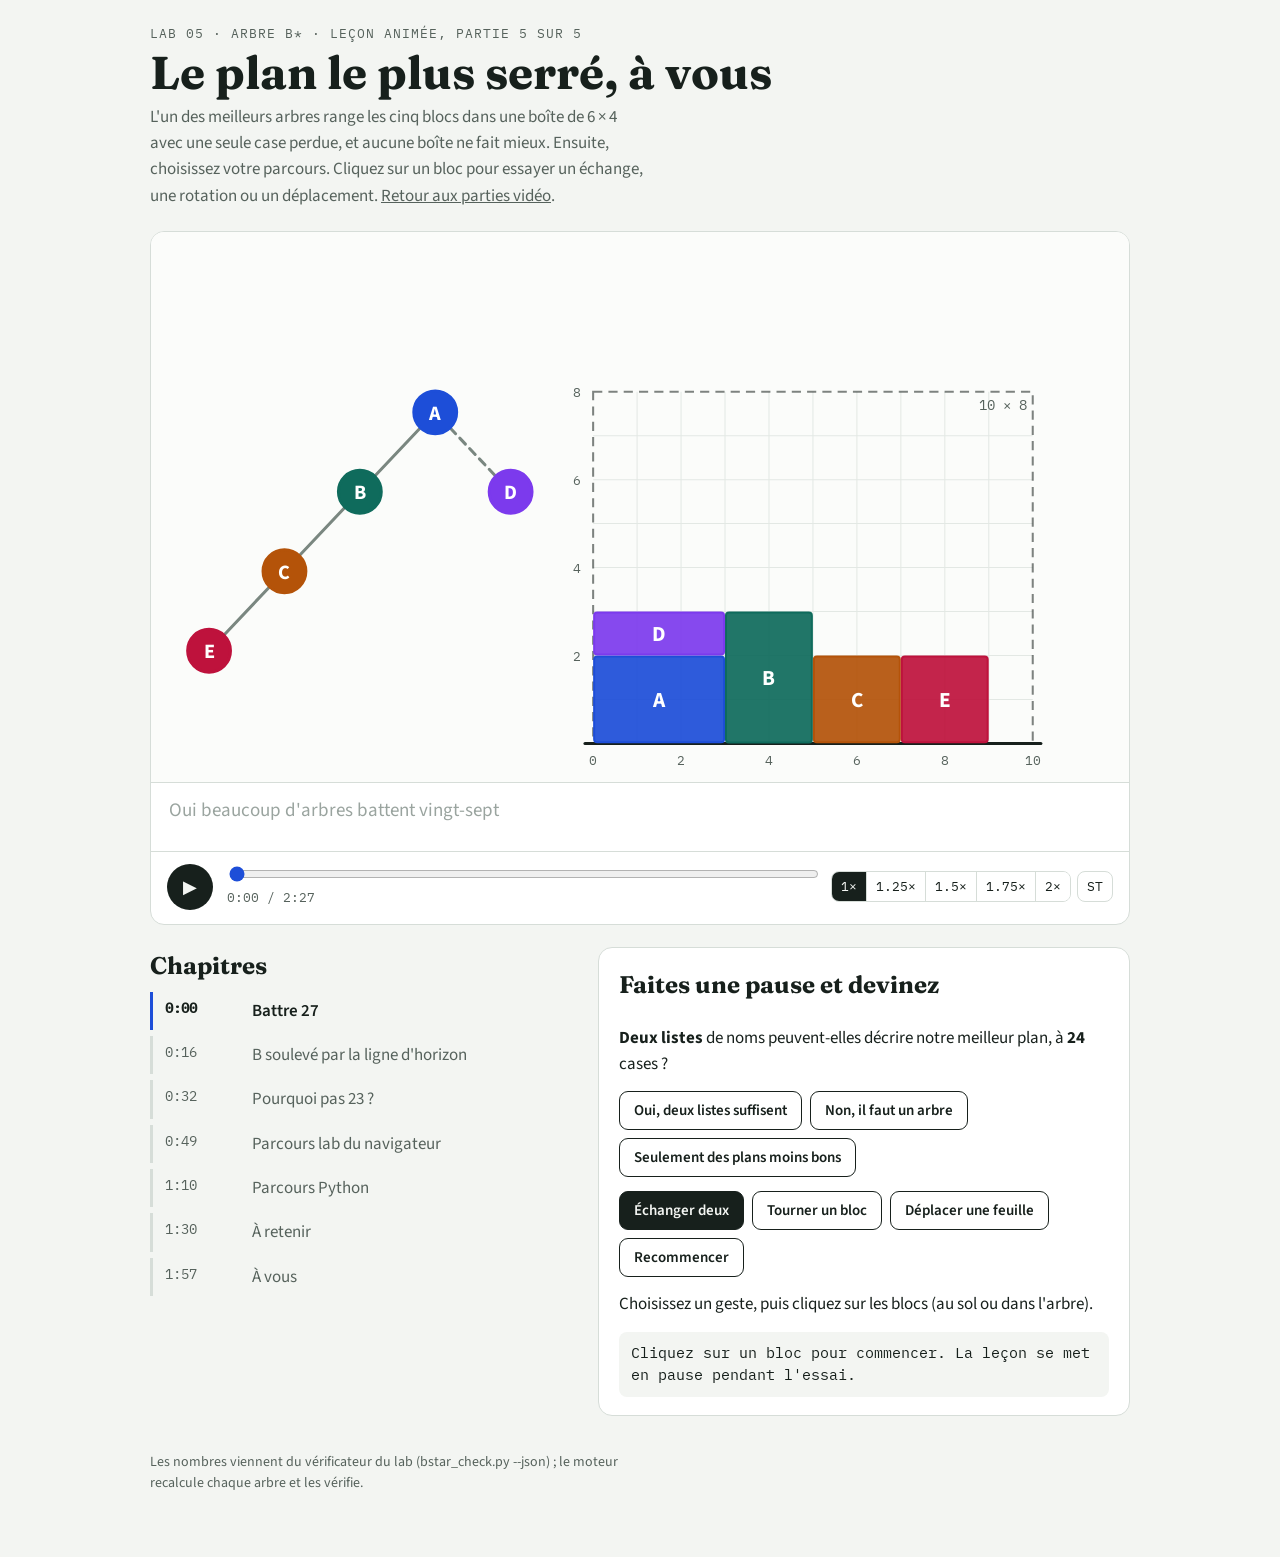
<file: docs/fr/lessons/part-5/index.html>
<!doctype html>
<html lang="fr">
<head>
<meta charset="utf-8">
<meta name="viewport" content="width=device-width, initial-scale=1, viewport-fit=cover">
<title>Lab 05 · Partie 5 : Le plan le plus serré, à vous</title>
<meta name="claude:viewport-fit-sides" content="cover">
<style>@font-face{font-family:'Fraunces';font-weight:500;font-style:normal;font-display:swap;src:url(fonts/fraunces-latin-500-normal.woff2) format('woff2')}@font-face{font-family:'Fraunces';font-weight:700;font-style:normal;font-display:swap;src:url(fonts/fraunces-latin-700-normal.woff2) format('woff2')}@font-face{font-family:'IBM Plex Mono';font-weight:400;font-style:normal;font-display:swap;src:url(fonts/ibm-plex-mono-latin-400-normal.woff2) format('woff2')}@font-face{font-family:'IBM Plex Mono';font-weight:500;font-style:normal;font-display:swap;src:url(fonts/ibm-plex-mono-latin-500-normal.woff2) format('woff2')}@font-face{font-family:'Source Sans 3';font-weight:400;font-style:normal;font-display:swap;src:url(fonts/source-sans-3-latin-400-normal.woff2) format('woff2')}@font-face{font-family:'Source Sans 3';font-weight:600;font-style:normal;font-display:swap;src:url(fonts/source-sans-3-latin-600-normal.woff2) format('woff2')}@font-face{font-family:'Source Sans 3';font-weight:700;font-style:normal;font-display:swap;src:url(fonts/source-sans-3-latin-700-normal.woff2) format('woff2')}</style>
<style>
/* lesson.css — styles for the animated lesson player (lesson-engine.js).
   Layout: one reading column. A 16:9 stage carries the lesson; captions and transport sit under it,
   then chapters and the "your turn" bench. Group colours follow the course labs: the group holding
   the first node name is blue, the next green, then amber and rose; cut edges are red. */
:root {
  --bg: #f3f5f2;
  --surface: #ffffff;
  --ink: #17201c;
  --muted: #56625c;
  --line: #d6ddd8;
  --stage: #fbfcfa;
  --edge: #7a8780;
  --g0: #1d4ed8;
  --g1: #0f6b5c;
  --g2: #b45309;
  --g3: #9f1239;
  --cut: #dc2626;
  --heavy: #b45309;
  --copper: #a8662a;
  --unplaced: #94a3b8;
  --tint0: rgba(29, 78, 216, 0.07);
  --tint1: rgba(15, 107, 92, 0.08);
  --said: #17201c;
  --unsaid: #9aa49f;
  --mark: #fde68a;
  --display: "Fraunces", Georgia, "Times New Roman", serif;
  --body: "Source Sans 3", "Segoe UI", system-ui, sans-serif;
  --mono: "IBM Plex Mono", ui-monospace, "SFMono-Regular", Menlo, monospace;
}
@media (prefers-color-scheme: dark) {
  :root:not([data-theme="light"]) {
    --bg: #0e1412; --surface: #151d1a; --ink: #e6ece9; --muted: #9ba7a1; --line: #2a3531;
    --stage: #111916; --edge: #85938c; --g0: #6f8fff; --g1: #36b39b; --g2: #f59e0b; --g3: #fb7185;
    --cut: #f87171; --heavy: #f59e0b; --copper: #d39a5c; --unplaced: #66758a;
    --tint0: rgba(111, 143, 255, 0.10); --tint1: rgba(54, 179, 155, 0.10);
    --said: #e6ece9; --unsaid: #5f6b66; --mark: #78350f;
    color-scheme: dark;
  }
}
:root[data-theme="dark"] {
  --bg: #0e1412; --surface: #151d1a; --ink: #e6ece9; --muted: #9ba7a1; --line: #2a3531;
  --stage: #111916; --edge: #85938c; --g0: #6f8fff; --g1: #36b39b; --g2: #f59e0b; --g3: #fb7185;
  --cut: #f87171; --heavy: #f59e0b; --copper: #d39a5c; --unplaced: #66758a;
  --tint0: rgba(111, 143, 255, 0.10); --tint1: rgba(54, 179, 155, 0.10);
  --said: #e6ece9; --unsaid: #5f6b66; --mark: #78350f;
  color-scheme: dark;
}
* { box-sizing: border-box; }
body {
  background: var(--bg); color: var(--ink); font-family: var(--body); font-size: 17px; line-height: 1.55;
  padding-left: max(16px, env(safe-area-inset-left, 0px));
  padding-right: max(16px, env(safe-area-inset-right, 0px));
  padding-block: 24px 48px; margin: 0;
}
.wrap { max-width: 980px; margin: 0 auto; display: grid; gap: 22px; }
header { display: grid; gap: 6px; }
.eyebrow { font-family: var(--mono); font-size: 12.5px; letter-spacing: 0.08em; text-transform: uppercase; color: var(--muted); }
h1 { font-family: var(--display); font-weight: 700; font-size: clamp(30px, 5vw, 46px); line-height: 1.05; margin: 0; text-wrap: balance; }
.lede { margin: 0; color: var(--muted); max-width: 62ch; }
.lede a, .note a { color: inherit; }

/* ---------- player ---------- */
.player { background: var(--surface); border: 1px solid var(--line); border-radius: 14px; overflow: hidden; }
.stage { position: relative; aspect-ratio: 16 / 9; max-width: 100%; background: var(--stage); container-type: inline-size; overflow: hidden; }
.stage svg.scene { position: absolute; inset: 0; width: 100%; height: 100%; display: block; }
.layer { position: absolute; inset: 0; pointer-events: none; }
.ov { position: absolute; opacity: 0; will-change: opacity, transform; }
.ov [data-a] { display: inline-block; opacity: 0; }

.hl { font-family: var(--display); font-weight: 700; font-size: 4.3cqw; line-height: 1.08; letter-spacing: -0.01em; max-width: 60cqw; }
.hl b, .tag b, .sub b, .qcard b { color: var(--g0); font-weight: 700; }
.red { color: var(--cut); }
.sub { font-family: var(--body); font-size: 2.1cqw; color: var(--muted); font-weight: 600; margin-top: .6cqw; }
.term { display: grid; gap: .4cqw; background: var(--surface); border: 1px solid var(--line); border-radius: 1.2cqw; padding: 1.4cqw 1.8cqw; box-shadow: 0 .6cqw 2cqw rgba(0,0,0,.06); }
.term .t { font-family: var(--display); font-size: 3.4cqw; font-weight: 700; }
.term .d { font-size: 1.9cqw; color: var(--muted); }
.chip { display: inline-block; font-family: var(--mono); font-size: 2.2cqw; font-weight: 500; padding: .5cqw 1.3cqw; border-radius: 99px; border: 2px solid var(--ink); background: var(--surface); }
.tag { font-family: var(--body); font-weight: 700; font-size: 2.2cqw; background: var(--surface); border: 1px solid var(--line); border-radius: .9cqw; padding: .6cqw 1.2cqw; }
.tags { display: grid; gap: 1cqw; justify-items: start; }
.tag .n, .num { font-family: var(--mono); color: var(--heavy); }
.label { font-family: var(--display); font-weight: 700; font-size: 2.8cqw; }
.label.c0 { color: var(--g0); } .label.c1 { color: var(--g1); } .label.c2 { color: var(--g2); } .label.c3 { color: var(--g3); }
.vocab { display: grid; gap: .8cqw; font-size: 2cqw; }
.vocab div { background: var(--surface); border: 1px solid var(--line); border-radius: .8cqw; padding: .5cqw 1.1cqw; }
.vocab b { font-family: var(--display); font-size: 2.3cqw; margin-right: .6cqw; }
.eq { font-family: var(--mono); font-size: 3.4cqw; font-weight: 500; background: var(--surface); border: 1px solid var(--line); border-radius: 1cqw; padding: 1cqw 1.6cqw; white-space: nowrap; }
.eq .red { font-weight: 700; }
.stamp { font-family: var(--display); font-weight: 700; font-size: 6cqw; color: var(--cut); border: .45cqw solid var(--cut); border-radius: 1cqw; padding: .2cqw 1.6cqw; rotate: -9deg; letter-spacing: .06em; text-transform: uppercase; background: color-mix(in srgb, var(--stage) 80%, transparent); }
.bigq { width: 100cqw; }
.bigq .q { font-family: var(--display); font-size: 16cqw; font-weight: 700; line-height: 1; color: var(--muted); text-align: center; }
.bigq .hl { max-width: none; text-align: center; font-size: 3.6cqw; }
.cmp { display: grid; gap: 1cqw; background: var(--surface); border: 1px solid var(--line); border-radius: 1.4cqw; padding: 2cqw 2.4cqw; width: 62cqw; box-shadow: 0 .8cqw 3cqw rgba(0,0,0,.08); }
.cmp .row { display: grid; grid-template-columns: 1.4fr .7fr 1.3fr; align-items: baseline; gap: 1.4cqw; font-size: 2.3cqw; }
.cmp .row .k { font-family: var(--mono); font-size: 3cqw; font-weight: 500; }
.cmp .bad .k { color: var(--cut); }
.cmp .good .k { color: var(--g1); }
.qcard { background: var(--surface); border: 2px solid var(--ink); border-radius: 1.4cqw; padding: 1.6cqw 2.2cqw; width: 44cqw; display: grid; gap: .6cqw; }
.qcard .e { font-family: var(--mono); font-size: 1.7cqw; letter-spacing: .1em; text-transform: uppercase; color: var(--heavy); }
.qcard .q { font-family: var(--display); font-size: 3.1cqw; font-weight: 700; line-height: 1.15; }
.qcard .h { font-size: 1.8cqw; color: var(--muted); }
.qbtns { display: none; gap: 1cqw; pointer-events: auto; flex-wrap: wrap; }
.stage.asking .qbtns { display: flex; }
.qbtns .btn { font-size: 1.8cqw; padding: .6cqw 1.3cqw; }
.qans { color: var(--ink); font-size: 1.9cqw; }
.qans:empty { display: none; }
.thumbs { display: flex; gap: 2cqw; }
.thumb { background: var(--surface); border: 1px solid var(--line); border-radius: 1.2cqw; padding: 1cqw; display: grid; gap: .4cqw; justify-items: center; width: 22cqw; position: relative; }
.thumb svg { width: 100%; height: auto; display: block; }
.thumb .c { font-family: var(--mono); font-size: 1.75cqw; font-weight: 500; white-space: nowrap; }
.thumb.best { border: 2px solid var(--g1); }
.thumb .ok { position: absolute; top: -1.6cqw; right: -1.2cqw; background: var(--g1); color: #fff; font-weight: 700; font-size: 1.7cqw; border-radius: 99px; padding: .3cqw 1cqw; }

.counter { display: grid; justify-items: start; background: var(--surface); border: 1px solid var(--line); border-radius: 1.2cqw; padding: .9cqw 1.6cqw; min-width: 15cqw; }
.counter .l, .balance .l { font-family: var(--mono); font-size: 1.6cqw; letter-spacing: .1em; text-transform: uppercase; color: var(--muted); }
.counter .v { font-family: var(--mono); font-size: 6.2cqw; font-weight: 500; line-height: 1; font-variant-numeric: tabular-nums; }
.counter.bad .v { color: var(--cut); }
.counter.good .v { color: var(--g1); }
.balance { display: grid; gap: .8cqw; background: var(--surface); border: 1px solid var(--line); border-radius: 1.2cqw; padding: 1.2cqw 1.6cqw; width: 19cqw; }
.bars { position: relative; display: grid; grid-auto-flow: column; grid-auto-columns: 1fr; gap: 1.6cqw; height: 15cqw; align-items: end; }
.bar { background: var(--g0); border-radius: .5cqw .5cqw 0 0; height: 0; display: flex; justify-content: center; align-items: flex-start; color: #fff; font-family: var(--mono); font-size: 2cqw; padding-top: .3cqw; }
.bar.c1 { background: var(--g1); } .bar.c2 { background: var(--g2); } .bar.c3 { background: var(--g3); }
.cap { position: absolute; left: -.6cqw; right: -.6cqw; height: 0; border-top: .3cqw dashed var(--cut); opacity: 0; }
.cap span { position: absolute; right: 0; top: -2.6cqw; font-family: var(--mono); font-size: 1.5cqw; color: var(--cut); }
.verdict { font-weight: 700; font-size: 1.9cqw; min-height: 1.2em; }
.verdict.no { color: var(--cut); }
.verdict.yes { color: var(--g1); }
.banner { position: absolute; left: 2cqw; top: 2cqw; display: none; gap: 1cqw; align-items: center; pointer-events: auto; font-size: 1.9cqw; }
.stage.free .banner { display: flex; }
.banner b { font-family: var(--display); font-size: 2.6cqw; }

/* svg pieces */
.node rect { transition: fill .45s, stroke .45s; }
.g0 rect { fill: var(--g0); stroke: var(--g0); }
.g1 rect { fill: var(--g1); stroke: var(--g1); }
.g2 rect { fill: var(--g2); stroke: var(--g2); }
.g3 rect { fill: var(--g3); stroke: var(--g3); }
.nu rect { fill: var(--unplaced); stroke: var(--unplaced); }
.ncell rect { fill: var(--surface); stroke: var(--copper); stroke-width: 3; }
.node text { fill: #fff; font-family: var(--body); font-weight: 700; font-size: 21px; text-anchor: middle; dominant-baseline: central; }
.ncell text { fill: var(--ink); }
.node { cursor: pointer; }
.node:focus-visible rect { stroke: var(--ink); stroke-width: 4; }
.main { stroke: var(--edge); stroke-linecap: round; transition: stroke .35s; }
.wire { stroke: var(--copper); stroke-width: 2.2; stroke-linecap: round; }
.edge.cut .main { stroke: var(--cut); stroke-dasharray: 10 7; }
.edge.heavy .main { stroke: var(--heavy); }
.edge.pulse .main { animation: lesson-pulse 1s ease-in-out 2; }
@keyframes lesson-pulse { 50% { stroke-width: 12; } }
.wl rect { fill: var(--stage); stroke: var(--line); transition: fill .3s, stroke .3s; }
.wl text { fill: var(--ink); font-family: var(--mono); font-size: 16px; font-weight: 500; text-anchor: middle; dominant-baseline: central; }
.edge.cut .wl rect { stroke: var(--cut); }
.edge.flash .wl rect { fill: var(--mark); stroke: var(--heavy); }
.chipbody { fill: none; stroke: var(--copper); stroke-width: 3; }
.pin { fill: var(--copper); }
.divider { stroke: var(--ink); stroke-width: 2.5; stroke-dasharray: 8 8; }
.tint0 { fill: var(--tint0); }
.tint1 { fill: var(--tint1); }

/* captions */
.captions { padding: 14px 18px; border-top: 1px solid var(--line); min-height: 3.6em; font-size: 19px; line-height: 1.45; }
.captions span { color: var(--unsaid); transition: color .15s; }
.captions span.said { color: var(--said); }
.player.nocc .captions { display: none; }

/* transport */
.transport { display: grid; grid-template-columns: auto 1fr auto; gap: 10px 14px; align-items: center; padding: 12px 16px 14px; border-top: 1px solid var(--line); }
.play { width: 46px; height: 46px; border-radius: 50%; border: 0; background: var(--ink); color: var(--bg); font-size: 18px; cursor: pointer; display: grid; place-items: center; }
.scrub { display: grid; gap: 4px; min-width: 0; }
.scrub input { width: 100%; accent-color: var(--g0); }
.time { font-family: var(--mono); font-size: 13px; color: var(--muted); font-variant-numeric: tabular-nums; }
.opts { display: flex; gap: 6px; flex-wrap: wrap; justify-content: flex-end; }
.seg { display: inline-flex; border: 1px solid var(--line); border-radius: 8px; overflow: hidden; }
.seg button, .tbtn { font-family: var(--mono); font-size: 13px; padding: 6px 9px; border: 0; background: var(--surface); color: var(--ink); cursor: pointer; }
.seg button + button { border-left: 1px solid var(--line); }
.seg button[aria-pressed="true"] { background: var(--ink); color: var(--bg); }
.tbtn { border: 1px solid var(--line); border-radius: 8px; }
.tbtn[aria-pressed="false"] { color: var(--muted); text-decoration: line-through; }
button:focus-visible, input:focus-visible { outline: 3px solid var(--g0); outline-offset: 2px; }
@media (max-width: 620px) {
  .transport { grid-template-columns: auto 1fr; }
  .opts { grid-column: 1 / -1; justify-content: flex-start; }
  .captions { font-size: 16px; }
}

/* chapters + bench */
.chapters { display: grid; gap: 6px; margin: 0; padding: 0; list-style: none; }
.chapters button { width: 100%; display: grid; grid-template-columns: 4.5em 1fr; gap: 10px; text-align: left; background: none; border: 0; border-left: 3px solid var(--line); padding: 6px 12px; font: inherit; color: var(--muted); cursor: pointer; }
.chapters button .ts { font-family: var(--mono); font-size: 14px; font-variant-numeric: tabular-nums; }
.chapters button[aria-current="true"] { border-left-color: var(--g0); color: var(--ink); font-weight: 600; }
.cols { display: grid; grid-template-columns: 1fr 1.25fr; gap: 22px; align-items: start; }
@media (max-width: 760px) { .cols { grid-template-columns: 1fr; } }
h2 { font-family: var(--display); font-size: 24px; margin: 0 0 8px; }
.bench { background: var(--surface); border: 1px solid var(--line); border-radius: 14px; padding: 18px 20px; display: grid; gap: 14px; min-width: 0; }
.bench.pulse { animation: lesson-benchin 1.2s ease 2; }
@keyframes lesson-benchin { 50% { box-shadow: 0 0 0 4px color-mix(in srgb, var(--g0) 35%, transparent); } }
.bench p { margin: 0; }
.row { display: flex; gap: 8px; flex-wrap: wrap; align-items: center; }
.btn { font: 600 15px var(--body); padding: 8px 14px; border-radius: 9px; border: 1px solid var(--ink); background: var(--surface); color: var(--ink); cursor: pointer; }
.btn.primary { background: var(--ink); color: var(--bg); }
.seedbox { width: 5.5em; font: 500 15px var(--mono); padding: 7px 9px; border-radius: 8px; border: 1px solid var(--line); background: var(--bg); color: var(--ink); }
.feedback { border-left: 3px solid var(--g1); padding: 4px 0 4px 12px; }
.feedback:empty { display: none; }
.readout { font-family: var(--mono); font-size: 14.5px; background: var(--bg); border-radius: 8px; padding: 10px 12px; font-variant-numeric: tabular-nums; }
.note { font-size: 14px; color: var(--muted); max-width: 70ch; }
.ok { color: var(--g1); font-weight: 700; } .no { color: var(--cut); font-weight: 700; }
.norec .node rect, .norec .main, .norec .wl rect { transition: none !important; }
@media (prefers-reduced-motion: reduce) {
  .node rect, .main, .wl rect, .captions span { transition: none !important; }
  .edge.pulse .main, .bench.pulse { animation: none; }
}

/* ---------- floorplan scene (B*-tree + floor of blocks) ----------
   Block colours come from the lab (one fixed colour per block id, the course's paper palette) and are set inline.
   Tree links: left child = solid ("next door"), right child = dashed ("upstairs"). The skyline is amber. */
:root { --sky: #d97706; --waste: rgba(220, 38, 38, 0.10); --over: rgba(220, 38, 38, 0.13); --gridline: #e3e8e4; }
@media (prefers-color-scheme: dark) { :root:not([data-theme="light"]) { --sky: #fbbf24; --waste: rgba(248, 113, 113, 0.14); --over: rgba(248, 113, 113, 0.16); --gridline: #1f2a26; } }
:root[data-theme="dark"] { --sky: #fbbf24; --waste: rgba(248, 113, 113, 0.14); --over: rgba(248, 113, 113, 0.16); --gridline: #1f2a26; }
.fp-gridlines line { stroke: var(--gridline); stroke-width: 1; }
.fp-outline { fill: none; stroke: var(--ink); stroke-width: 2; stroke-dasharray: 9 6; opacity: .55; }
.fp-outline-lab { font-family: var(--mono); font-size: 14px; fill: var(--muted); text-anchor: end; }
.fp-floorline { stroke: var(--ink); stroke-width: 3; stroke-linecap: round; }
.fp-axis text { font-family: var(--mono); font-size: 12.5px; fill: var(--muted); text-anchor: middle; dominant-baseline: central; }
.fp-axis .fp-axis-y { text-anchor: end; }
.fp-overzone { fill: url(#fp-over); stroke: none; transition: opacity .3s; }
.fp-over-line { stroke: var(--cut); stroke-width: 2.4; opacity: .55; }
.fp-hatch-bg { fill: var(--waste); }
.fp-hatch-line { stroke: var(--cut); stroke-width: 2; opacity: .35; }
.fp-waste { fill: url(#fp-hatch); }
.fpb rect { stroke-width: 2; fill-opacity: .92; }
.fpb .fp-bid { fill: #fff; font-family: var(--body); font-weight: 700; font-size: 21px; text-anchor: middle; dominant-baseline: central; pointer-events: none; }
.fpb .fp-dim { fill: #fff; font-family: var(--mono); font-size: 12.5px; text-anchor: middle; dominant-baseline: central; opacity: .9; pointer-events: none; }
.fpb.out rect { stroke: var(--cut); stroke-width: 4; stroke-dasharray: 7 4; }
.fpb.hl rect, .fpn.hl circle:not(.fp-ring) { stroke: var(--ink); stroke-width: 4; }
.fp-sky { fill: none; stroke: var(--sky); stroke-width: 5; stroke-linejoin: round; stroke-linecap: round; }
.fp-bbox { fill: none; stroke: var(--ink); stroke-width: 2.5; stroke-dasharray: 10 6; }
.fp-bboxlab rect { fill: var(--surface); stroke: var(--ink); stroke-width: 1.5; }
.fp-bboxlab text { font-family: var(--mono); font-size: 15px; font-weight: 500; fill: var(--ink); text-anchor: middle; dominant-baseline: central; }
.fp-coords circle { fill: var(--ink); }
.fp-coords text { font-family: var(--mono); font-size: 13px; font-weight: 500; fill: var(--ink); paint-order: stroke; stroke: var(--stage); stroke-width: 4px; }
.fp-edge { stroke: var(--edge); stroke-width: 3; stroke-linecap: round; }
.fp-edge.right { stroke-dasharray: 8 6; }
.fpn circle { stroke-width: 3; }
.fpn .fp-ring { fill: none; stroke: var(--ink); stroke-width: 3; opacity: 0; }
.fpn.hl .fp-ring { opacity: 1; }
.fpn text { font-family: var(--body); font-weight: 700; font-size: 20px; text-anchor: middle; dominant-baseline: central; pointer-events: none; }
.fpk { cursor: pointer; }
.fpk:focus-visible { outline: none; }
.fpk:focus-visible rect, .fpk:focus-visible circle:not(.fp-ring) { stroke: var(--ink); stroke-width: 4; }
.fp-badges circle { fill: var(--ink); }
.fp-badges text { fill: var(--bg); font-family: var(--mono); font-size: 12.5px; font-weight: 500; text-anchor: middle; dominant-baseline: central; }
.fp-link rect { fill: var(--surface); stroke: var(--line); }
.fp-link text { font-family: var(--body); font-size: 13px; font-weight: 600; fill: var(--muted); text-anchor: middle; dominant-baseline: central; }
.fp-legal { font-family: var(--body); font-weight: 700; font-size: 1.9cqw; background: var(--surface); border: 2px solid var(--line); border-radius: .9cqw; padding: .4cqw 1.1cqw; white-space: nowrap; }
.fp-legal.yes { color: var(--g1); border-color: var(--g1); }
.fp-legal.no { color: var(--cut); border-color: var(--cut); }
.fp-counter { min-width: 17cqw; }
.fp-thumb svg { max-height: 16cqw; }
.fp-ops .btn[aria-pressed="true"] { background: var(--ink); color: var(--bg); }
.norec .fp-overzone { transition: none !important; }

</style>
</head>
<body>
<div id="lesson-root"></div>
<audio id="lesson-audio" preload="auto" src="lesson-fr.m4a"></audio>
<script>
/* lesson-engine.js (v4) — animated, narrated lesson player for eda-learning labs.
 *
 * LessonEngine.mount({ sb, timing, lang, audioId?, rootId?, ui?, storageKey? })
 *   sb      storyboard (see reference/storyboard.md). sb.scene picks what is drawn on the stage:
 *             "graph"     (default) nodes, weighted edges, splits, cut counter, balance bars   (partitioning labs)
 *             "floorplan" a B*-tree next to a floor of rectangles: blocks drop in walk order onto the skyline,
 *                         swap / turn / move, bounding box, wasted squares, fits-the-outline     (floorplanning labs)
 *   timing  { lang, duration, sentences: [{ slide, text, start, end, words: [{ w, t }] }] }
 *           made by scripts/voice_build.py (edge-tts word timings) or scripts/timing_from_vtt.py
 *   lang    "en" | "fr": picks the anchor word and the text of every overlay
 *
 * Everything on screen is a pure function of the audio time t, so seeking, speed changes and frame-by-frame
 * recording all show the same picture. A new key in a track starts from wherever the previous move had got to
 * (no jumps). window.__lesson exposes the internals the checker uses.
 *
 * Layout of this file: helpers · mount() = the core (timing, anchors, tracks, show windows, overlays, captions,
 * transport, question, diagnostics) · SCENES.graph · SCENES.floorplan. A scene gets a context object `cx` from the
 * core and returns hooks (see "scene contract" in mount).
 */
(function () {
  "use strict";

  const I18N = {
    en: {
      play: "Play", pause: "Pause", position: "Position in the lesson", speed: "Playback speed", captions: "CC",
      chapters: "Chapters", yourSplit: "Your split", back: "Back to the lesson",
      paused: "Paused. You are building your own split.", turn: "Pause and guess",
      deal: "Deal a random split with seed", dealBtn: "Deal",
      clickHint: "Or click the nodes on the stage to move them from one side to the other.",
      noSplit: "No split yet. Deal a seed or click a node.", noSplitNoDeal: "No split yet. Click a node to start.",
      backMsg: "Back in the lesson. Click a node to try again.",
      cut: "cut", sides: "sides", legal: "legal", notLegal: "not legal: at most {cap} per side",
      toPlace: "still to place: {list}", cutsize: "cutsize", perSide: "cells per side", max: "max {cap}",
      think: "Take a moment to think, then pick one.", seed: "Seed {s}: ", yours: "Your split: ",
      cell: "Cell {n}: click to move it to the other side", lesson: "Animated lesson", graph: "Graph",
      verdictYes: "legal", verdictNo: "not legal",
      // floorplan scene
      fpStage: "B*-tree and floorplan", yourTree: "Your tree", fpPaused: "Paused. You are changing the tree.",
      fpHint: "Pick a move, then click the blocks (on the floor or in the tree).",
      fpStart: "Click a block to start. The lesson pauses while you try.",
      fpBack: "Back in the lesson. Click a block to try again.",
      opSwap: "Swap two", opTurn: "Turn one", opMove: "Move a leaf", opReset: "Start again",
      pickSecond: "{a} picked. Click the block to swap it with.", swapped: "Swapped {a} and {b}. ",
      turned: "Turned {a}. ", pickLeaf: "{a} has children: pick a leaf (a block with no child).",
      pickTarget: "{a} picked. Click the block it should hang from.", moved: "Moved {a} under {b} ({side}). ",
      noSlot: "{b} has no free slot. Pick another block.", sameBlock: "That is the same block.",
      tree: "tree", box: "bounding box", wasted: "wasted", fits: "fits the {w} × {h} outline",
      sticks: "sticks out of the {w} × {h} outline", sideLeft: "next door", sideRight: "upstairs",
      nextDoor: "next door", upstairs: "upstairs", blockAria: "Block {n}: click to use it in your move",
      mArea: "bounding box", mWidth: "width", mHeight: "height", mWasted: "wasted squares", mX: "{n}.x", mY: "{n}.y",
    },
    fr: {
      play: "Lecture", pause: "Pause", position: "Position dans la leçon", speed: "Vitesse de lecture", captions: "ST",
      chapters: "Chapitres", yourSplit: "Votre partition", back: "Revenir à la leçon",
      paused: "En pause. Vous construisez votre propre partition.", turn: "Faites une pause et devinez",
      deal: "Distribuer une partition au hasard avec la graine", dealBtn: "Distribuer",
      clickHint: "Ou cliquez sur les nœuds de la scène pour les changer de côté.",
      noSplit: "Pas encore de partition. Distribuez une graine ou cliquez sur un nœud.",
      noSplitNoDeal: "Pas encore de partition. Cliquez sur un nœud pour commencer.",
      backMsg: "De retour dans la leçon. Cliquez sur un nœud pour réessayer.",
      cut: "coupe", sides: "côtés", legal: "valide", notLegal: "non valide : {cap} au plus par côté",
      toPlace: "reste à placer : {list}", cutsize: "taille de coupe", perSide: "cellules par côté", max: "max {cap}",
      think: "Prenez un moment pour réfléchir, puis choisissez.", seed: "Graine {s} : ", yours: "Votre partition : ",
      cell: "Cellule {n} : cliquez pour la changer de côté", lesson: "Leçon animée", graph: "Graphe",
      verdictYes: "valide", verdictNo: "non valide",
      fpStage: "Arbre B* et plan de masse", yourTree: "Votre arbre", fpPaused: "En pause. Vous modifiez l'arbre.",
      fpHint: "Choisissez un geste, puis cliquez sur les blocs (au sol ou dans l'arbre).",
      fpStart: "Cliquez sur un bloc pour commencer. La leçon se met en pause pendant l'essai.",
      fpBack: "De retour dans la leçon. Cliquez sur un bloc pour réessayer.",
      opSwap: "Échanger deux", opTurn: "Tourner un bloc", opMove: "Déplacer une feuille", opReset: "Recommencer",
      pickSecond: "{a} choisi. Cliquez sur le bloc à échanger avec lui.", swapped: "{a} et {b} échangés. ",
      turned: "{a} tourné. ", pickLeaf: "{a} a des enfants : choisissez une feuille (un bloc sans enfant).",
      pickTarget: "{a} choisi. Cliquez sur le bloc auquel l'accrocher.", moved: "{a} accroché sous {b} ({side}). ",
      noSlot: "{b} n'a plus de place libre. Choisissez un autre bloc.", sameBlock: "C'est le même bloc.",
      tree: "arbre", box: "boîte englobante", wasted: "perdu", fits: "tient dans le contour {w} × {h}",
      sticks: "dépasse du contour {w} × {h}", sideLeft: "à côté", sideRight: "à l'étage",
      nextDoor: "à côté", upstairs: "à l'étage", blockAria: "Bloc {n} : cliquez pour l'utiliser dans votre geste",
      mArea: "boîte englobante", mWidth: "largeur", mHeight: "hauteur", mWasted: "cases perdues", mX: "{n}.x", mY: "{n}.y",
    },
  };

  const clamp = (x, a = 0, b = 1) => Math.max(a, Math.min(b, x));
  const lerp = (a, b, p) => a + (b - a) * p;
  const ease = (p) => { p = clamp(p); return p < 0.5 ? 4 * p * p * p : 1 - Math.pow(-2 * p + 2, 3) / 2; };
  const fmt = (s) => `${Math.floor(s / 60)}:${String(Math.floor(s % 60)).padStart(2, "0")}`;
  const esc = (s) => String(s).replace(/[&<>"]/g, (c) => ({ "&": "&amp;", "<": "&lt;", ">": "&gt;", '"': "&quot;" }[c]));
  const norm = (w) => w.normalize("NFD").replace(/[̀-ͯ]/g, "").toLowerCase().replace(/[^a-z0-9]/g, "");
  /** Keys a spoken word can be matched by: the whole word, and the part after an apostrophe (l'arête → arete). */
  const wordKeys = (w) => { const k = [norm(w)]; const m = w.split(/['’]/); if (m.length > 1) k.push(norm(m[m.length - 1])); return k; };
  const fill = (s, o) => s.replace(/\{(\w+)\}/g, (m, k) => (o[k] !== undefined ? o[k] : m));

  const FULL = [0, 0, 960, 540];
  const DUR_CAM = 1.3, DUR_DIM = 0.6;
  const SCENES = {};

  function mount(cfg) {
    const sb = cfg.sb, TM = cfg.timing, lang = cfg.lang || "en";
    const T = Object.assign({}, I18N[lang] || I18N.en, cfg.ui || {});
    const L = (v) => (v == null ? "" : typeof v === "string" ? v : v[lang] != null ? v[lang] : v.en != null ? v.en : "");
    const errors = [];
    const err = (m) => { errors.push(m); console.error("[lesson] " + m); };
    const reduce = matchMedia("(prefers-reduced-motion: reduce)").matches;
    const D = reduce ? 0.001 : 1;
    const sceneName = sb.scene || "graph";

    /* ---------------- timing ---------------- */
    const SENT = TM.sentences.map((s) => {
      const words = s.words.map((w) => ({ w: w.w, t: w.t, keys: wordKeys(w.w) }));
      words.forEach((w, i) => { w.e = i + 1 < words.length ? words[i + 1].t : s.end; });
      return Object.assign({}, s, { words });
    });
    const DUR = TM.duration;
    const slideSents = (n) => SENT.filter((s) => s.slide === n);

    function findWords(obj, label) {
      const needle = obj[lang] != null ? obj[lang] : null;
      if (needle == null) { err(`anchor ${label}: no "${lang}" word given`); return null; }
      const [phrase, nthTxt] = String(needle).split("#");
      const nth = nthTxt != null ? parseInt(nthTxt, 10) : obj.nth || 0;
      const toks = phrase.split(/\s+/).map(norm).filter(Boolean);
      const pool = obj.slide != null ? slideSents(obj.slide) : SENT;
      if (!pool.length) { err(`anchor ${label}: slide ${obj.slide} has no narration in this part`); return null; }
      const ws = pool.flatMap((s) => s.words);
      let hit = 0;
      for (let i = 0; i + toks.length <= ws.length; i++) {
        if (toks.every((tk, j) => ws[i + j].keys.some((k) => k.startsWith(tk)))) {
          if (hit++ === nth) return { first: ws[i], last: ws[i + toks.length - 1] };
        }
      }
      err(`anchor ${label}: "${needle}" not found in slide ${obj.slide} (${lang}). Words: ${ws.map((w) => w.w).join(" ")}`);
      return null;
    }
    const anchorCache = new Map();
    function resolve(ref, label = "") {
      if (ref == null) return 0;
      if (typeof ref === "number") return ref;
      const key = typeof ref === "string" ? ref : JSON.stringify(ref);
      if (anchorCache.has(key)) return anchorCache.get(key);
      let t = 0;
      if (typeof ref === "string") {
        const m = ref.trim().match(/^(@[\w-]+|slide:\d+(?::end)?|end|start)\s*(?:([+-])\s*([\d.]+))?$/);
        if (!m) { err(`bad time reference "${ref}" ${label}`); return 0; }
        const shift = m[2] ? (m[2] === "-" ? -1 : 1) * parseFloat(m[3]) : 0;
        const base = m[1];
        if (base[0] === "@") {
          const a = sb.anchors && sb.anchors[base.slice(1)];
          if (!a) { err(`unknown anchor ${base} ${label}`); t = 0; } else t = resolveObj(a, base);
        } else if (base === "end") t = DUR;
        else if (base === "start") t = 0;
        else {
          const [, n, e] = base.split(":");
          const ss = slideSents(+n);
          if (!ss.length) err(`slide ${n} has no narration in this part ${label}`);
          else t = e ? ss[ss.length - 1].end : ss[0].start;
        }
        t += shift;
      } else t = resolveObj(ref, label);
      anchorCache.set(key, t);
      return t;
    }
    function resolveObj(o, label) {
      const hit = findWords(o, label);
      if (!hit) { const ss = o.slide != null ? slideSents(o.slide) : []; return (ss[0] ? ss[0].start : 0) + (o.shift || 0); }
      return (o.edge === "end" ? hit.last.e : hit.first.t) + (o.shift || 0);
    }

    /* ---------------- text markup: {piece@ref} appears at its own time, **x** accent, !!x!! red, ##x## number --- */
    function md(s) {
      let h = esc(s);
      h = h.replace(/\{([^{}@]+)@([^{}]+)\}/g, (m, piece, ref) => {
        ref = ref.trim();
        if (!/^(slide:|start|end|@)/.test(ref)) ref = "@" + ref; // {piece@name} means the anchor @name
        return `<span data-a="${resolve(ref, `(text "${piece}")`).toFixed(3)}">${piece}</span>`;
      });
      h = h.replace(/\*\*(.+?)\*\*/g, "<b>$1</b>").replace(/!!(.+?)!!/g, '<span class="red">$1</span>').replace(/##(.+?)##/g, '<span class="num">$1</span>');
      return h;
    }

    /* ---------------- scene contract ----------------
     * SCENES[name](cx) returns {
     *   tracks: { name: { init, conv(v)->value, dur, mix(a,b,p)|null (null = step track) } }   (in key order)
     *   claims: [{ claim, got, ok }]
     *   ready()                          after tracks and show windows exist (cx.track, cx.seg, cx.win are usable)
     *   svgLabel, bannerText, pausedText
     *   benchHtml()                      HTML of the "your turn" box below the question (must hold .readout)
     *   buildSvg()                       draw the scene's SVG under the overlays
     *   buildWidgets()                   counters etc. on top of the overlays (cx.widget)
     *   render(t, free)                  draw the scene at time t (free = the scene's own try-it state or null)
     *   bindBench()                      wire the bench buttons and stage clicks
     *   thumb(item)                      HTML for one "thumbs" overlay item
     *   boxes(stageRect, sx, sy, cam)    [{ kind: "node", label, x, y, w, h }] of what text must not cover
     *   freeCamera                       camera used while the learner tries (default FULL)
     *   leaveFree()                      called when the lesson resumes
     * } */
    const cx = { sb, lang, T, L, err, resolve, md, esc, fill, D, reduce, lerp, ease, clamp, FULL, FREE: null };
    if (!SCENES[sceneName]) { err(`unknown scene "${sceneName}"`); }
    const scene = (SCENES[sceneName] || SCENES.graph)(cx);
    const claims = scene.claims || [];

    /* ---------------- tracks ---------------- */
    const cam = (v) => {
      if (v == null || v === "full") return FULL;
      const c = sb.cameras && sb.cameras[v] != null ? sb.cameras[v] : v;
      if (!Array.isArray(c) || c.length !== 3) { err(`bad camera ${JSON.stringify(v)}`); return FULL; }
      const [cxx, cy, w0] = c, w = Math.min(w0, 960), h = (w * 9) / 16;
      return [clamp(cxx - w / 2, 0, 960 - w), clamp(cy - h / 2, 0, 540 - h), w, h]; // a shot never shows past the scene
    };
    const mixArr = (a, b, p) => a.map((v, i) => lerp(v, b[i], p));
    cx.mixArr = mixArr;
    const SPEC = Object.assign({}, scene.tracks);
    // camera and dim are common to every scene; keep the scene's order (it decides the checker's report order)
    if (!SPEC.camera) SPEC.camera = { init: "full", conv: cam, dur: DUR_CAM, mix: mixArr };
    if (!SPEC.dim) SPEC.dim = { init: 1, conv: (v) => +v, dur: DUR_DIM, mix: lerp };
    for (const k of Object.keys(SPEC)) if (SPEC[k].conv === "camera") SPEC[k].conv = cam;
    const init = {};
    for (const k of Object.keys(SPEC)) init[k] = SPEC[k].init;
    Object.assign(init, sb.initial || {});
    const tracks = {};
    for (const k of Object.keys(SPEC)) tracks[k] = [[0, SPEC[k].conv(init[k]), "initial"]];
    (sb.timeline || []).forEach((item, i) => {
      const t = resolve(item.at, `(timeline #${i})`);
      let used = false;
      for (const k of Object.keys(SPEC)) if (k in item) { tracks[k].push([t, SPEC[k].conv(item[k]), item.at]); used = true; }
      for (const k of Object.keys(item)) if (k !== "at" && !(k in SPEC)) err(`timeline #${i}: unknown key "${k}" for the ${sceneName} scene`);
      if (!used) err(`timeline #${i}: nothing to change`);
    });
    for (const k of Object.keys(tracks)) tracks[k].sort((a, b) => a[0] - b[0]);

    const memo = new Map();
    function sampler(name, dur, mix) {
      if (memo.has(name)) return memo.get(name);
      const list = tracks[name], startVal = [];
      const valAt = (t) => {
        let i = -1;
        for (let k = 0; k < list.length; k++) { if (list[k][0] <= t) i = k; else break; }
        if (i <= 0) return list[0][1];
        if (startVal[i] === undefined) startVal[i] = valAt(list[i][0] - 1e-6);
        return mix(startVal[i], list[i][1], ease((t - list[i][0]) / (dur * D)));
      };
      memo.set(name, valAt);
      return valAt;
    }
    /** A track's value at t (interpolated), or for step tracks the segment { cur, prev, t0, i }. */
    cx.track = (name) => sampler(name, SPEC[name].dur, SPEC[name].mix);
    cx.seg = (name, t) => {
      const list = tracks[name]; let i = 0;
      for (let k = 0; k < list.length; k++) if (list[k][0] <= t) i = k;
      return { cur: list[i][1], prev: i > 0 ? list[i - 1][1] : list[i][1], t0: list[i][0], i };
    };
    cx.keys = (name) => tracks[name];
    const camAt = cx.track("camera");

    /* ---------------- show windows ---------------- */
    const WIN = {};
    (sb.show || []).forEach((w, i) => {
      const a = resolve(w.from, `(show ${w.show} #${i})`), b = w.to == null ? 1e9 : resolve(w.to, `(show ${w.show} #${i})`);
      if (b <= a) err(`show ${w.show} #${i}: ends (${b.toFixed(2)}s) before it starts (${a.toFixed(2)}s)`);
      (WIN[w.show] = WIN[w.show] || []).push(Object.assign({}, w, { a, b, edges: (w.edges || []).map((e) => e.replace(/\s/g, "")), stagger: w.stagger || 0 }));
    });
    cx.WIN = WIN;
    cx.win = (name, t) => (WIN[name] || []).find((w) => t >= w.a && t < w.b);
    cx.wins = (name, t) => (WIN[name] || []).filter((w) => t >= w.a && t < w.b);
    if (scene.ready) scene.ready();

    /* ---------------- DOM ---------------- */
    const root = document.getElementById(cfg.rootId || "lesson-root");
    const qa = sb.question;
    root.innerHTML = `
<div class="wrap">
  <header>
    <div class="eyebrow">${esc(L(sb.eyebrow))}</div>
    <h1>${esc(L(sb.title))}</h1>
    ${sb.lede ? `<p class="lede">${L(sb.lede)}</p>` : ""}
  </header>
  <section class="player" aria-label="${esc(T.lesson)}">
    <div class="stage scene-${esc(sceneName)}">
      <svg class="scene" viewBox="0 0 960 540" role="img" aria-label="${esc(scene.svgLabel || T.graph)}"></svg>
      <div class="layer"></div>
      <div class="banner"><b>${esc(scene.bannerText || T.yourSplit)}</b><button class="btn" type="button" data-act="back">${esc(T.back)}</button></div>
    </div>
    <div class="captions" aria-live="off"></div>
    <div class="transport">
      <button class="play" type="button" aria-label="${esc(T.play)}">▶</button>
      <div class="scrub"><input type="range" min="0" max="${DUR}" step="0.01" value="0" aria-label="${esc(T.position)}"><div class="time">0:00 / ${fmt(DUR)}</div></div>
      <div class="opts"><div class="seg" role="group" aria-label="${esc(T.speed)}"></div><button class="tbtn" type="button" aria-pressed="true">${esc(T.captions)}</button></div>
    </div>
  </section>
  <div class="cols">
    <section aria-label="${esc(T.chapters)}"><h2>${esc(T.chapters)}</h2><ul class="chapters"></ul></section>
    <section class="bench" aria-label="${esc(T.turn)}">
      <h2>${esc(T.turn)}</h2>
      ${qa ? `<p>${md(L(qa.text))}</p><div class="row bench-opts"></div><p class="feedback"></p>` : ""}
      ${scene.benchHtml()}
    </section>
  </div>
  ${sb.note ? `<p class="note">${L(sb.note)}</p>` : ""}
</div>`;
    const $ = (sel) => root.querySelector(sel);
    const stage = $(".stage"), svg = $("svg.scene"), layer = $(".layer");
    const NS = "http://www.w3.org/2000/svg";
    const mk = (tag, attrs = {}, parent = svg) => { const e = document.createElementNS(NS, tag); for (const k in attrs) e.setAttribute(k, attrs[k]); parent.appendChild(e); return e; };
    Object.assign(cx, { root, $, stage, svg, layer, mk, NS });
    scene.buildSvg();

    const BUILD = {
      headline: (o) => `<div class="hl"${o.size ? ` style="font-size:${+o.size}cqw"` : ""}>${md(L(o.text))}</div>${o.sub ? `<div class="sub">${md(L(o.sub))}</div>` : ""}`,
      term: (o) => `<div class="term"><span class="t">${md(L(o.text))}</span><span class="d">${md(L(o.sub))}</span></div>`,
      chip: (o) => `<span class="chip">${md(L(o.text))}</span>`,
      tag: (o) => `<div class="tag">${md(L(o.text))}</div>`,
      tags: (o) => `<div class="tags">${o.items.map((it) => `<div class="tag"${it.at ? ` data-a="${resolve(it.at, "(tags)").toFixed(3)}"` : ""}>${md(L(it.text))}</div>`).join("")}</div>`,
      label: (o) => `<span class="label c${o.color || 0}">${md(L(o.text))}</span>`,
      vocab: (o) => `<div class="vocab">${o.items.map((it) => `<div${it.at ? ` data-a="${resolve(it.at, "(vocab)").toFixed(3)}"` : ""}><b>${esc(L(it.k))}</b>${md(L(it.text))}</div>`).join("")}</div>`,
      eq: (o) => `<div class="eq">${md(L(o.text))}</div>`,
      stamp: (o) => `<div class="stamp">${md(L(o.text))}</div>`,
      bigq: (o) => `<div class="bigq"><div class="q">?</div><div class="hl">${md(L(o.text))}</div></div>`,
      compare: (o) => `<div class="cmp">${o.rows.map((r) => `<div class="row ${r.tone || ""}"><span>${md(L(r.label))}</span><span class="k">${md(L(r.value))}</span><span>${md(L(r.note))}</span></div>`).join("")}</div>`,
      thumbs: (o) => `<div class="thumbs">${o.items.map((it) => scene.thumb(it)).join("")}</div>`,
      question: () => `<div class="qcard"><span class="e">${esc(T.turn)}</span><span class="q">${md(L(qa && qa.text))}</span><span class="h qh">${esc(L(qa && qa.hint) || T.think)}</span><span class="qbtns">${(qa ? qa.options : []).map((op, i) => `<button class="btn" type="button" data-q="${i}">${esc(L(op.label))}</button>`).join("")}</span><span class="h qans"></span></div>`,
      html: (o) => L(o.html),
    };
    const OV = (sb.overlays || []).map((o, i) => {
      const lab = `(overlay #${i} ${o.type})`;
      const a = resolve(o.from, lab), b = o.to == null ? 1e9 : resolve(o.to, lab);
      if (b <= a) err(`overlay #${i} (${o.type}) ends (${b.toFixed(2)}s) before it starts (${a.toFixed(2)}s)`);
      const d = document.createElement("div");
      d.className = "ov ov-" + o.type; d.style.left = (o.x || 0) + "%"; d.style.top = (o.y || 0) + "%";
      if (o.width) d.style.width = o.width + "cqw";
      if (!BUILD[o.type]) err(`overlay #${i}: unknown type ${o.type}`);
      d.innerHTML = BUILD[o.type] ? BUILD[o.type](o) : "";
      layer.appendChild(d);
      const label = (d.textContent || "").trim().replace(/\s+/g, " ").slice(0, 48);
      return { a, b, d, label, type: o.type, parts: [...d.querySelectorAll("[data-a]")].map((e) => ({ e, t: +e.dataset.a })) };
    });
    cx.widget = (cls, pos, html) => {
      const d = document.createElement("div"); d.className = "ov " + cls; d.style.left = pos.x + "%"; d.style.top = pos.y + "%";
      d.innerHTML = html; layer.appendChild(d); return d;
    };
    const widgetEls = scene.buildWidgets() || [];

    /* ---------------- render ---------------- */
    let lastCam = FULL;
    const setOp = (el, v) => { el.style.opacity = v; };
    const fadeIn = reduce ? 0.01 : 0.35, fadeOut = reduce ? 0.01 : 0.25;
    function ovStyle(el, t, a, b) {
      const on = t >= a && t < b, o = on ? Math.min(clamp((t - a) / fadeIn), clamp((b - t) / fadeOut)) : 0;
      el.style.opacity = o;
      el.style.transform = on && !reduce ? `translateY(${((1 - ease((t - a) / 0.5)) * 0.8).toFixed(3)}cqw)` : "none";
      return on;
    }
    Object.assign(cx, { setOp, ovStyle });
    function render(t) {
      const F = cx.FREE;
      const C = F ? (scene.freeCamera || FULL) : camAt(t);
      lastCam = C;
      svg.setAttribute("viewBox", C.map((v) => v.toFixed(1)).join(" "));
      scene.render(t, F, "scene");
      for (const o of OV) {
        const on = !F && ovStyle(o.d, t, o.a, o.b);
        if (F) { o.d.style.opacity = 0; }
        for (const p of o.parts) {
          const po = on && t >= p.t ? clamp((t - p.t) / (reduce ? 0.01 : 0.3)) : 0;
          p.e.style.opacity = po;
          p.e.style.transform = po > 0 && po < 1 && !reduce ? `translateY(${((1 - po) * 0.6).toFixed(3)}cqw)` : "none";
        }
      }
      scene.render(t, F, "widgets");
      renderCaptions(t);
      renderTransport(t);
    }
    cx.render = (t) => render(t == null ? au.currentTime : t);

    /* ---------------- captions ---------------- */
    const capEl = $(".captions");
    let capIdx = -2;
    function renderCaptions(t) {
      if (cx.FREE) { if (capIdx !== -3) { capEl.textContent = scene.pausedText || T.paused; capIdx = -3; } return; }
      let i = -1;
      for (let k = 0; k < SENT.length; k++) if (SENT[k].start <= t) i = k;
      if (i < 0) i = 0;
      if (i !== capIdx) {
        capEl.innerHTML = "";
        SENT[i].words.forEach((w) => { const s = document.createElement("span"); s.textContent = w.w + " "; capEl.appendChild(s); });
        capIdx = i;
      }
      [...capEl.children].forEach((s, k) => s.classList.toggle("said", t >= SENT[i].words[k].t));
    }

    /* ---------------- transport ---------------- */
    const au = document.getElementById(cfg.audioId || "lesson-audio");
    cx.au = au;
    const playBtn = $(".play"), scrub = $(".scrub input"), timeEl = $(".time");
    const CHAP = (sb.chapters || []).map((c, i) => ({ t0: resolve(c.at, `(chapter #${i})`), title: L(c.title) }));
    const chapBtns = CHAP.map((c) => {
      const li = document.createElement("li"), b = document.createElement("button");
      b.type = "button"; b.innerHTML = `<span class="ts">${fmt(c.t0)}</span><span>${esc(c.title)}</span>`;
      b.addEventListener("click", () => { seek(c.t0 + 0.01); play(); });
      li.appendChild(b); $(".chapters").appendChild(li); return { t0: c.t0, b };
    });
    function renderTransport(t) {
      if (document.activeElement !== scrub) scrub.value = t;
      timeEl.textContent = `${fmt(t)} / ${fmt(DUR)}`;
      let cur = 0; chapBtns.forEach((c, i) => { if (t >= c.t0) cur = i; });
      chapBtns.forEach((c, i) => c.b.setAttribute("aria-current", String(i === cur && !cx.FREE)));
    }
    const QT = qa ? resolve(qa.at || "end", "(question)") : null;
    let asked = false, raf = 0;
    function loop() {
      if (QT != null && !asked && !au.paused && au.currentTime >= QT) { asked = true; au.pause(); au.currentTime = QT; stage.classList.add("asking"); }
      render(au.currentTime);
      if (!au.paused) raf = requestAnimationFrame(loop);
    }
    function resetAsk(t) { if (QT != null && t < QT - 0.05) { asked = false; stage.classList.remove("asking"); const a = layer.querySelector(".qans"); if (a) a.textContent = ""; } }
    function play() {
      if (cx.FREE) cx.leaveFree();
      if (au.ended || au.currentTime >= DUR - 0.05) { au.currentTime = 0; resetAsk(0); }
      const p = au.play(); if (p && p.catch) p.catch(() => {});
    }
    function seek(t) { if (cx.FREE) cx.leaveFree(); au.currentTime = clamp(t, 0, DUR); resetAsk(au.currentTime); render(au.currentTime); }
    playBtn.addEventListener("click", () => (au.paused ? play() : au.pause()));
    au.addEventListener("play", () => { playBtn.textContent = "❚❚"; playBtn.setAttribute("aria-label", T.pause); cancelAnimationFrame(raf); loop(); });
    au.addEventListener("pause", () => { playBtn.textContent = "▶"; playBtn.setAttribute("aria-label", T.play); render(au.currentTime); });
    au.addEventListener("seeked", () => render(au.currentTime));
    au.addEventListener("ended", () => { const b = $(".bench"); b.classList.remove("pulse"); void b.offsetWidth; b.classList.add("pulse"); });
    scrub.addEventListener("input", () => { if (cx.FREE) cx.leaveFree(); au.currentTime = +scrub.value; resetAsk(+scrub.value); render(+scrub.value); });
    document.addEventListener("keydown", (e) => {
      const a = document.activeElement;
      if (e.code === "Space" && !/INPUT|BUTTON|TEXTAREA|SELECT/.test(a.tagName) && !(a.closest && a.closest(".node, .fpk"))) { e.preventDefault(); au.paused ? play() : au.pause(); }
    });
    const SPEEDS = [1, 1.25, 1.5, 1.75, 2], KEY = cfg.storageKey || "lesson-speed";
    let rate = 1;
    try { const r = parseFloat(localStorage.getItem(KEY)); if (SPEEDS.includes(r)) rate = r; } catch (e) { /* storage blocked */ }
    const speedBtns = SPEEDS.map((r) => {
      const b = document.createElement("button"); b.type = "button"; b.textContent = r + "×";
      b.addEventListener("click", () => setRate(r)); $(".seg").appendChild(b); return { r, b };
    });
    function setRate(r) {
      rate = r; au.playbackRate = r; au.preservesPitch = true;
      speedBtns.forEach((x) => x.b.setAttribute("aria-pressed", String(x.r === r)));
      try { localStorage.setItem(KEY, String(r)); } catch (e) { /* storage blocked */ }
    }
    setRate(rate);
    au.addEventListener("loadedmetadata", () => setRate(rate));
    const ccBtn = $(".tbtn"), playerEl = $(".player");
    ccBtn.addEventListener("click", () => { const on = ccBtn.getAttribute("aria-pressed") !== "true"; ccBtn.setAttribute("aria-pressed", String(on)); playerEl.classList.toggle("nocc", !on); });

    /* ---------------- your turn ---------------- */
    cx.readout = $(".readout");
    cx.enterFree = (state) => { au.pause(); cx.FREE = state; stage.classList.add("free"); render(au.currentTime); };
    cx.leaveFree = () => { cx.FREE = null; stage.classList.remove("free"); if (scene.leaveFree) scene.leaveFree(); render(au.currentTime); };
    root.querySelector('[data-act="back"]').addEventListener("click", () => cx.leaveFree());
    scene.bindBench();
    if (qa) {
      const fb = $(".feedback"), opts = $(".bench-opts");
      qa.options.forEach((op) => {
        const b = document.createElement("button"); b.type = "button"; b.className = "btn"; b.textContent = L(op.label);
        b.addEventListener("click", () => { fb.innerHTML = md(L(op.reply)); }); opts.appendChild(b);
      });
      layer.querySelectorAll(".qbtns button").forEach((b) => b.addEventListener("click", () => {
        const op = qa.options[+b.dataset.q];
        layer.querySelector(".qans").innerHTML = md(L(op.reply));
        stage.classList.remove("asking");
        const p = au.play(); if (p && p.catch) p.catch(() => {});
      }));
    }

    /* ---------------- diagnostics for scripts/check_lesson.py ---------------- */
    function stageRect(el) {
      const s = stage.getBoundingClientRect(), r = el.getBoundingClientRect();
      return { x: r.left - s.left, y: r.top - s.top, w: r.width, h: r.height };
    }
    window.__lesson = {
      render, duration: DUR, errors, claims, lang, scene: sceneName,
      tracks: Object.fromEntries(Object.entries(tracks).map(([k, v]) => [k, v.map((x) => [x[0], typeof x[2] === "string" ? x[2] : JSON.stringify(x[2])])])),
      moveSeconds: Object.fromEntries(Object.keys(SPEC).map((k) => [k, SPEC[k].checkDur != null ? SPEC[k].checkDur : SPEC[k].dur])),
      overlays: OV.map((o) => ({ a: o.a, b: o.b, label: o.label, type: o.type })),
      sentences: SENT.map((s) => ({ slide: s.slide, start: s.start, end: s.end, text: s.text })),
      question: QT,
      boxes() {
        const s = stage.getBoundingClientRect(), out = [];
        const sx = s.width / lastCam[2], sy = s.height / lastCam[3];
        for (const b of scene.boxes(s, sx, sy, lastCam)) {
          if (b.x + b.w < 0 || b.y + b.h < 0 || b.x > s.width || b.y > s.height) continue;
          out.push(b);
        }
        [...OV.map((o) => ({ d: o.d, label: o.label })), ...widgetEls].forEach((o) => {
          // fully shown text only, not mid-fade
          if (+o.d.style.opacity > 0.9) { const r = stageRect(o.d.firstElementChild || o.d); out.push({ kind: "overlay", label: o.label, x: r.x, y: r.y, w: r.w, h: r.h }); }
        });
        return { stage: { w: s.width, h: s.height }, boxes: out };
      },
      setRecording(on) { root.classList.toggle("norec", !!on); },
    };
    if (scene.expose) Object.assign(window.__lesson, scene.expose());
    if (errors.length) console.error(`[lesson] ${errors.length} problem(s); see window.__lesson.errors`);
    render(0);
  }

  /* =====================================================================================================
   * Scene "graph": weighted graph, splits, cut counter, balance bars (partitioning labs). Unchanged from v3.
   * ===================================================================================================== */
  SCENES.graph = function (cx) {
    const { sb, T, L, err, resolve, esc, fill, D, lerp, ease, clamp, FULL } = cx;
    const DUR_POSE = 1.1, DUR_SHAPE = 0.9, DUR_WIRES = 1.0, DUR_COUNT = 1.2;
    if (!sb.graph) { err('the graph scene needs "graph" in the storyboard'); sb.graph = { nodes: [], edges: [] }; }
    if (!sb.poses) { err('the graph scene needs "poses" in the storyboard'); sb.poses = { base: {} }; }
    const NODES = sb.graph.nodes.slice();
    const EDGES = sb.graph.edges.map((e) => (Array.isArray(e) ? e : [e.u, e.v, e.w]));
    const K = sb.graph.groups || 2;
    const CAP = sb.graph.cap != null ? sb.graph.cap : Math.ceil(NODES.length / K);
    const names = (g) => (g.includes(",") ? g.split(",").map((x) => x.trim()) : g.trim().split(""));
    function parseSplit(v) {
      if (v == null || v === "none" || v === "") return null;
      const s = sb.splits && sb.splits[v] != null ? sb.splits[v] : v;
      const asn = Object.fromEntries(NODES.map((n) => [n, null]));
      s.split("|").forEach((g, gi) => names(g).filter(Boolean).forEach((n) => {
        if (!(n in asn)) err(`split "${s}": unknown node ${n}`); else asn[n] = gi;
      }));
      return asn;
    }
    /** Colour rank of each group: the group holding the first node name is 0 (blue), and so on. */
    function colourOf(asn) {
      const firsts = new Map();
      for (const n of [...NODES].sort()) if (asn[n] != null && !firsts.has(asn[n])) firsts.set(asn[n], firsts.size);
      return firsts;
    }
    function cutOf(asn) {
      if (!asn) return null;
      let c = 0;
      for (const [u, v, w] of EDGES) if (asn[u] != null && asn[v] != null && asn[u] !== asn[v]) c += w;
      return c;
    }
    function sizes(asn) {
      const out = Array(K).fill(0); if (!asn) return out;
      const col = colourOf(asn);
      for (const n of NODES) if (asn[n] != null) { const c = col.get(asn[n]); if (c < K) out[c]++; }
      return out;
    }
    function legal(asn) {
      if (!asn || NODES.some((n) => asn[n] == null)) return false;
      const s = sizes(asn);
      return s.every((x) => x > 0 && x <= CAP);
    }
    function partsStr(asn) {
      const col = colourOf(asn), groups = [];
      for (const n of [...NODES].sort()) if (asn[n] != null) { const c = col.get(asn[n]); (groups[c] = groups[c] || []).push(n); }
      return groups.map((g) => g.join("")).join(" | ");
    }
    /* The course's random dealer (Lab 03): mulberry32, two warm-up draws, Fisher–Yates over sorted names. */
    function mulberry32(seed) {
      let t = seed >>> 0;
      return function next() {
        t += 0x6d2b79f5;
        let r = Math.imul(t ^ (t >>> 15), 1 | t);
        r ^= r + Math.imul(r ^ (r >>> 7), 61 | r);
        return ((r ^ (r >>> 14)) >>> 0) / 4294967296;
      };
    }
    function randomSplit(seed) {
      const order = [...NODES].sort();
      const rng = mulberry32(seed); rng(); rng();
      for (let i = order.length - 1; i > 0; i--) { const j = Math.floor(rng() * (i + 1)); [order[i], order[j]] = [order[j], order[i]]; }
      const left = new Set(order.slice(0, Math.floor(order.length / 2)));
      return Object.fromEntries(NODES.map((n) => [n, left.has(n) ? 0 : 1]));
    }

    /* claims: every number the narration or the text states, checked against the rules above */
    const claims = [];
    for (const c of sb.claims || []) {
      const asn = c.deal != null ? randomSplit(c.deal) : parseSplit(c.split);
      const got = { split: asn ? partsStr(asn) : null, cut: cutOf(asn), legal: legal(asn) };
      const want = parseSplit(c.split);
      const okSplit = c.split == null || (c.deal == null) || (want && partsStr(want) === got.split);
      const okCut = c.cut == null || c.cut === got.cut;
      const okLegal = c.legal == null || c.legal === got.legal;
      const ok = okSplit && okCut && okLegal;
      claims.push({ claim: c, got, ok });
      if (!ok) err(`claim failed: ${JSON.stringify(c)} -> ${JSON.stringify(got)}`);
    }

    const POSES = sb.poses;
    for (const [pn, p] of Object.entries(POSES)) for (const n of NODES) if (!p[n]) err(`pose ${pn} has no position for ${n}`);
    const firstPose = Object.keys(POSES)[0];
    const mixPose = (a, b, p) => { const o = {}; for (const n of NODES) o[n] = cx.mixArr(a[n], b[n], p); return o; };
    const tracks = {
      pose: { init: firstPose, conv: (v) => { if (!POSES[v]) { err(`unknown pose ${v}`); return POSES[firstPose]; } return POSES[v]; }, dur: DUR_POSE, mix: mixPose },
      split: { init: null, conv: (v) => v, dur: DUR_COUNT, mix: null },
      camera: { init: "full", conv: "camera", dur: 1.3, mix: (a, b, p) => cx.mixArr(a, b, p) },
      shape: { init: "node", conv: (v) => (v === "cell" ? 0 : 1), dur: DUR_SHAPE, mix: lerp },
      wires: { init: false, conv: (v) => (v ? 1 : 0), dur: DUR_WIRES, mix: lerp },
      dim: { init: 1, conv: (v) => +v, dur: 0.6, mix: lerp },
    };
    let posAt, shapeAt, wiresAt, dimAt;
    const win = (name, t) => cx.win(name, t);
    const edgeIn = (w, u, v) => w && (w.edges.length === 0 || w.edges.includes(`${u}-${v}`) || w.edges.includes(`${v}-${u}`));
    /** Edge styles (heavy, pulse, flash): several windows can be open at once, each for its own edges. */
    const edgeOn = (name, t, u, v) => (cx.WIN[name] || []).some((w) => t >= w.a && t < w.b && edgeIn(w, u, v));
    function splitSeg(t) { return cx.seg("split", t); }
    function shownCut(t) {
      const s = splitSeg(t), c1 = cutOf(parseSplit(s.cur)), c0 = cutOf(parseSplit(s.prev));
      if (c1 == null) return null;
      if (c0 == null) return c1;
      return Math.round(lerp(c0, c1, ease((t - s.t0) / (DUR_COUNT * D))));
    }

    let halves, divider, chip, graph, edgeEls, nodeEls, counter, cv, cbox, balance, bars, capLine, verdict, lastP = null;
    const S = {
      tracks, claims,
      svgLabel: T.graph, bannerText: T.yourSplit, pausedText: T.paused,
      ready() { posAt = cx.track("pose"); shapeAt = cx.track("shape"); wiresAt = cx.track("wires"); dimAt = cx.track("dim"); },
      benchHtml() {
        return `${sb.bench && sb.bench.deal ? `<div class="row"><label for="lesson-seed">${esc(T.deal)}</label><input class="seedbox" id="lesson-seed" type="number" min="0" max="999" value="${sb.bench.seed != null ? sb.bench.seed : 3}"><button class="btn primary" type="button" data-act="deal">${esc(T.dealBtn)}</button></div>` : ""}
      <p>${esc(T.clickHint)}</p>
      <div class="readout">${esc(sb.bench && sb.bench.deal ? T.noSplit : T.noSplitNoDeal)}</div>`;
      },
      buildSvg() {
        const { mk } = cx;
        const divX = (sb.divider && sb.divider.x) || 570;
        halves = mk("g");
        mk("rect", { class: "tint0", x: 0, y: 0, width: divX, height: 540 }, halves);
        mk("rect", { class: "tint1", x: divX, y: 0, width: 960 - divX, height: 540 }, halves);
        divider = mk("line", { class: "divider", x1: divX, y1: 110, x2: divX, y2: 525 });
        const chipBox = sb.chip || { x: 175, y: 120, w: 610, h: 395 };
        chip = mk("g");
        mk("rect", { class: "chipbody", x: chipBox.x, y: chipBox.y, width: chipBox.w, height: chipBox.h, rx: 18 }, chip);
        const pins = Math.max(4, Math.floor((chipBox.w - 40) / 48));
        for (let i = 0; i < pins; i++) {
          mk("rect", { class: "pin", x: chipBox.x + 30 + i * 48, y: chipBox.y - 14, width: 14, height: 14, rx: 2 }, chip);
          mk("rect", { class: "pin", x: chipBox.x + 30 + i * 48, y: chipBox.y + chipBox.h, width: 14, height: 14, rx: 2 }, chip);
        }
        graph = mk("g");
        edgeEls = EDGES.map(([u, v, w]) => {
          const g = mk("g", { class: "edge" }, graph);
          const wires = Array.from({ length: Math.min(w, 9) }, () => mk("line", { class: "wire" }, g));
          const main = mk("line", { class: "main" }, g);
          const wl = mk("g", { class: "wl" }, g);
          mk("rect", { x: -14, y: -12, width: 28, height: 24, rx: 6 }, wl);
          mk("text", { x: 0, y: 1 }, wl).textContent = String(w);
          return { u, v, w, g, wires, main, wl };
        });
        nodeEls = NODES.map((n) => {
          const g = mk("g", { class: "node nu", tabindex: 0, role: "button", "aria-label": fill(T.cell, { n }) }, graph);
          const r = mk("rect", {}, g);
          const t = mk("text", { x: 0, y: 1 }, g); t.textContent = n;
          g.addEventListener("click", () => clickNode(n));
          g.addEventListener("keydown", (ev) => { if (ev.key === "Enter" || ev.key === " ") { ev.preventDefault(); clickNode(n); } });
          return { n, g, r, t };
        });
      },
      buildWidgets() {
        const W = sb.widgets || {};
        counter = cx.widget("ov-counter", W.counter || { x: 81, y: 68 }, `<div class="counter"><span class="l">${esc(T.cutsize)}</span><span class="v">0</span></div>`);
        cv = counter.querySelector(".v"); cbox = counter.querySelector(".counter");
        balance = cx.widget("ov-balance", W.balance || { x: 77, y: 26 }, `<div class="balance"><span class="l">${esc(T.perSide)}</span><div class="bars">${Array.from({ length: K }, (_, i) => `<div class="bar c${i}"></div>`).join("")}<div class="cap"><span>${esc(fill(T.max, { cap: CAP }))}</span></div></div><span class="verdict"></span></div>`);
        bars = balance.querySelectorAll(".bar"); capLine = balance.querySelector(".cap"); verdict = balance.querySelector(".verdict");
        capLine.style.bottom = (CAP / NODES.length) * 100 + "%";
        return [{ d: counter, label: "counter" }, { d: balance, label: "balance" }];
      },
      render(t, F, layer) {
        const setOp = cx.setOp;
        const asn = F ? F.asn : parseSplit(splitSeg(t).cur);
        if (layer === "widgets") {
          const cw = win("counter", t);
          const showCounter = F ? !!asn && NODES.some((n) => asn[n] != null) : !!cw;
          if (F) counter.style.opacity = showCounter ? 1 : 0; else if (cw) cx.ovStyle(counter, t, cw.a, cw.b); else counter.style.opacity = 0;
          if (showCounter) {
            const c = F ? cutOf(asn) : shownCut(t);
            cv.textContent = c == null ? "–" : c;
            cbox.classList.toggle("bad", c != null && sb.badCut != null && c >= sb.badCut);
            cbox.classList.toggle("good", c != null && sb.goodCut != null && c === sb.goodCut && legal(asn));
          }
          const bw = win("balance", t);
          const showBal = F ? !!asn : !!bw;
          if (F) balance.style.opacity = showBal ? 1 : 0; else if (bw) cx.ovStyle(balance, t, bw.a, bw.b); else balance.style.opacity = 0;
          if (showBal) {
            const s = sizes(asn);
            bars.forEach((b, i) => { b.style.height = (s[i] / NODES.length) * 100 + "%"; b.textContent = s[i] || ""; });
            const capOn = F || !!win("cap", t);
            capLine.style.opacity = capOn ? 1 : 0;
            const ok = legal(asn);
            verdict.textContent = capOn ? (ok ? T.verdictYes : T.verdictNo) : "";
            verdict.className = "verdict " + (ok ? "yes" : "no");
          }
          return;
        }
        const P = F ? POSES[sb.freePose || firstPose] : posAt(t);
        const shape = F ? 1 : shapeAt(t), spread = F ? 0 : wiresAt(t);
        lastP = P;
        const chipOn = !F && !!win("chip", t), cellMode = chipOn && shape < 0.5;
        setOp(chip, chipOn ? 1 : 0);
        const div = !F && !!win("divider", t);
        setOp(divider, div ? 0.55 : 0); setOp(halves, div ? 1 : 0);
        setOp(graph, F ? 1 : dimAt(t));
        const showCut = F || !!win("cut", t), weights = F || !!win("weights", t);
        const col = asn ? colourOf(asn) : null;
        for (const e of edgeEls) {
          const [x1, y1] = P[e.u], [x2, y2] = P[e.v];
          const dx = x2 - x1, dy = y2 - y1, len = Math.hypot(dx, dy) || 1, nx = -dy / len, ny = dx / len;
          e.wires.forEach((ln, i) => {
            const o = (i - (e.wires.length - 1) / 2) * 9 * spread;
            ln.setAttribute("x1", x1 + nx * o); ln.setAttribute("y1", y1 + ny * o);
            ln.setAttribute("x2", x2 + nx * o); ln.setAttribute("y2", y2 + ny * o);
            ln.style.opacity = clamp(spread * 1.6);
          });
          e.main.setAttribute("x1", x1); e.main.setAttribute("y1", y1); e.main.setAttribute("x2", x2); e.main.setAttribute("y2", y2);
          e.main.style.opacity = clamp(1 - spread * 1.4);
          const isCut = showCut && asn && asn[e.u] != null && asn[e.v] != null && asn[e.u] !== asn[e.v];
          const isHeavy = !F && edgeOn("heavy", t, e.u, e.v);
          e.main.setAttribute("stroke-width", isHeavy ? 9 : 2.5 + Math.min(e.w, 8) * 0.9);
          e.g.classList.toggle("cut", !!isCut);
          e.g.classList.toggle("heavy", isHeavy);
          e.g.classList.toggle("pulse", !F && edgeOn("pulse", t, e.u, e.v));
          e.g.classList.toggle("flash", !F && edgeOn("flash", t, e.u, e.v));
          const mx = (x1 + x2) / 2 + nx * 18, my = (y1 + y2) / 2 + ny * 18;
          e.wl.setAttribute("transform", `translate(${mx.toFixed(1)} ${my.toFixed(1)})`);
          setOp(e.wl, weights ? 1 : 0);
        }
        const labW = cx.WIN.labels;
        nodeEls.forEach((N, i) => {
          const [x, y] = P[N.n];
          N.g.setAttribute("transform", `translate(${x.toFixed(1)} ${y.toFixed(1)})`);
          const R = 25, w = lerp(68, 2 * R, shape), h = lerp(46, 2 * R, shape), rx = lerp(7, R, shape);
          N.r.setAttribute("x", -w / 2); N.r.setAttribute("y", -h / 2); N.r.setAttribute("width", w); N.r.setAttribute("height", h); N.r.setAttribute("rx", rx);
          const side = !asn || asn[N.n] == null ? "nu" : "g" + Math.min(col.get(asn[N.n]), 3);
          N.g.setAttribute("class", "node " + (cellMode ? "ncell" : side));
          let lab = true;
          if (!F && labW) { const w0 = labW.find((w) => t >= w.a && t < w.b); lab = !!w0 && t >= w0.a + w0.stagger * i; }
          N.t.style.opacity = lab ? 1 : 0;
        });
      },
      thumb(item) {
        const asn = parseSplit(item.split), P = POSES[item.pose || sb.thumbPose || firstPose], col = colourOf(asn);
        const xs = NODES.map((n) => P[n][0]), ys = NODES.map((n) => P[n][1]);
        const x0 = Math.min(...xs) - 60, y0 = Math.min(...ys) - 50, w = Math.max(...xs) - x0 + 60, h = Math.max(...ys) - y0 + 50;
        let s = `<svg viewBox="${x0} ${y0} ${w} ${h}" aria-hidden="true">`;
        for (const [u, v] of EDGES) {
          const c = asn[u] !== asn[v];
          s += `<line x1="${P[u][0]}" y1="${P[u][1]}" x2="${P[v][0]}" y2="${P[v][1]}" stroke="${c ? "var(--cut)" : "var(--edge)"}" stroke-width="${c ? 7 : 5}" ${c ? 'stroke-dasharray="14 9"' : ""}/>`;
        }
        for (const n of NODES) s += `<circle cx="${P[n][0]}" cy="${P[n][1]}" r="30" fill="var(--g${col.get(asn[n]) || 0})"/><text x="${P[n][0]}" y="${P[n][1] + 1}" fill="#fff" font-size="30" font-weight="700" text-anchor="middle" dominant-baseline="central" font-family="Source Sans 3, sans-serif">${esc(n)}</text>`;
        s += "</svg>";
        const best = item.best ? `<span class="ok" data-a="${resolve(item.best, "(thumb best)").toFixed(3)}">${esc(L(item.bestLabel) || "best")}</span>` : "";
        return `<div class="thumb${item.best ? " best" : ""}">${s}<span class="c">${esc(partsStr(asn))} · ${esc(T.cut)} ${cutOf(asn)}</span>${best}</div>`;
      },
      boxes(s, sx, sy, cam) {
        const out = [];
        if (+(graph.style.opacity || 1) < 0.6) return out; // a dimmed graph sits behind the text on purpose
        nodeEls.forEach((N) => {
          const [x, y] = lastP[N.n], cxx = (x - cam[0]) * sx, cy = (y - cam[1]) * sy, r = 26 * sx;
          out.push({ kind: "node", label: N.n, x: cxx - r, y: cy - r, w: 2 * r, h: 2 * r });
        });
        return out;
      },
      bindBench() {
        const { root } = cx;
        const dealBtn = root.querySelector('[data-act="deal"]');
        if (dealBtn) dealBtn.addEventListener("click", () => {
          const inp = root.querySelector("#lesson-seed");
          const s = Math.max(0, Math.min(999, parseInt(inp.value, 10) || 0)); inp.value = s;
          const asn = randomSplit(s); cx.enterFree({ asn }); cx.readout.innerHTML = describe(asn, fill(T.seed, { s }));
        });
      },
      leaveFree() { cx.readout.textContent = T.backMsg; },
    };
    function describe(asn, prefix) {
      const placed = NODES.filter((n) => asn[n] != null), all = placed.length === NODES.length;
      const s = sizes(asn);
      return `${esc(prefix)}${esc(partsStr(asn))} &nbsp; ${esc(T.cut)} ${cutOf(asn)} &nbsp; ${esc(T.sides)} ${s.join(" | ")} &nbsp; ` +
        (all ? (legal(asn) ? `<span class="ok">${esc(T.legal)}</span>` : `<span class="no">${esc(fill(T.notLegal, { cap: CAP }))}</span>`)
          : esc(fill(T.toPlace, { list: NODES.filter((n) => asn[n] == null).join(", ") })));
    }
    function clickNode(n) {
      if (!cx.FREE) cx.enterFree({ asn: Object.assign({}, parseSplit(splitSeg(cx.au.currentTime).cur) || Object.fromEntries(NODES.map((k) => [k, null]))) });
      const a = cx.FREE.asn;
      a[n] = a[n] == null ? 0 : (a[n] + 1) % K;
      cx.readout.innerHTML = describe(a, T.yours);
      cx.render();
    }
    return S;
  };

  /* =====================================================================================================
   * Scene "floorplan": a B*-tree (left panel) and the floor it packs (right panel).
   *   Rule (the course's packBstar, written down in Lab 05): walk the tree in preorder, node, then its whole left
   *   subtree, then its right child. The root sits at (0, 0). A left child goes NEXT DOOR: x = parent.x + parent.w.
   *   A right child goes UPSTAIRS: x = parent.x. Each block falls until it touches the skyline (the highest top under
   *   its width), and the skyline rises to the block's top.
   * ===================================================================================================== */
  const PAPER = ["#1d4ed8", "#0f6b5c", "#b45309", "#7c3aed", "#be123c", "#0e7490", "#a16207", "#4d7c0f"];

  /** "A(B(C(E,-),-),D)" → { id, left, right }. A name is letters/digits/_; "-" is an empty slot. */
  function parseTree(str) {
    let i = 0;
    const s = String(str).replace(/\s+/g, "");
    function node() {
      const m = /^[A-Za-z0-9_]+/.exec(s.slice(i));
      if (!m) throw new Error(`tree "${str}": a name was expected at position ${i}`);
      i += m[0].length;
      const n = { id: m[0], left: null, right: null };
      if (s[i] === "(") {
        i++;
        n.left = slot();
        if (s[i] !== ",") throw new Error(`tree "${str}": "," expected at position ${i}`);
        i++;
        n.right = slot();
        if (s[i] !== ")") throw new Error(`tree "${str}": ")" expected at position ${i}`);
        i++;
      }
      return n;
    }
    function slot() { if (s[i] === "-") { i++; return null; } return node(); }
    const t = node();
    if (i !== s.length) throw new Error(`tree "${str}": unexpected "${s.slice(i)}"`);
    return t;
  }
  function treeStr(n) {
    if (!n) return "-";
    if (!n.left && !n.right) return n.id;
    return `${n.id}(${treeStr(n.left)},${treeStr(n.right)})`;
  }
  const cloneTree = (n) => (n ? { id: n.id, left: cloneTree(n.left), right: cloneTree(n.right) } : null);
  function walkOf(n, out = []) { if (n) { out.push(n.id); walkOf(n.left, out); walkOf(n.right, out); } return out; }
  /** Pack a B*-tree exactly like the course (packBstar in floorplanning-core.js, pack_bstar in common/pack.py). */
  function packTree(tree, dims) {
    const pack = {}, contour = [], steps = [];
    const contourY = (x1, x2) => { let y = 0; for (const g of contour) if (!(g.x2 <= x1 || g.x1 >= x2)) y = Math.max(y, g.h); return y; };
    function setContour(x1, x2, h) {
      const next = [];
      for (const g of contour) {
        if (g.x2 <= x1 || g.x1 >= x2) next.push(g);
        else {
          if (g.x1 < x1) next.push({ x1: g.x1, x2: x1, h: g.h });
          if (g.x2 > x2) next.push({ x1: x2, x2: g.x2, h: g.h });
        }
      }
      next.push({ x1, x2, h });
      next.sort((a, b) => a.x1 - b.x1);
      contour.length = 0; contour.push(...next);
    }
    function place(n, x) {
      if (!n) return;
      const m = dims[n.id];
      const y = contourY(x, x + m.w);
      pack[n.id] = { x, y, w: m.w, h: m.h };
      setContour(x, x + m.w, y + m.h);
      steps.push({ id: n.id, contour: contour.map((g) => [g.x1, g.x2, g.h]) });
      place(n.left, x + m.w);
      place(n.right, x);
    }
    place(tree, 0);
    return { pack, steps };
  }

  SCENES.floorplan = function (cx) {
    const { sb, T, L, err, resolve, esc, fill, D, lerp, ease, clamp } = cx;
    const DUR_TREE = 1.2, DUR_PLACE = 1.0, STAGGER = 0.55, DUR_PANEL = 0.6, DUR_FREE = 750;
    const FP = sb.floorplan || {};
    if (!sb.floorplan) err('the floorplan scene needs "floorplan" in the storyboard');
    const DATA = FP.data || {};
    const outline = FP.outline || DATA.outline || { w: 10, h: 8 };
    const OW = outline.w != null ? outline.w : outline.W, OH = outline.h != null ? outline.h : outline.H;
    const MODS = (FP.modules || DATA.modules || []).map((m) => ({ id: m.id, w: m.w, h: m.h }));
    if (!MODS.length) err("floorplan: no modules (give floorplan.modules or build with --data)");
    const IDS = MODS.map((m) => m.id);
    const BASE = Object.fromEntries(MODS.map((m) => [m.id, m]));
    const COLORS = Object.assign({}, Object.fromEntries([...IDS].sort().map((id, i) => [id, PAPER[i % PAPER.length]])), DATA.colors || {}, FP.colors || {});
    const LABELS = FP.labels || {};
    const lab = (k) => (LABELS[k] ? L(LABELS[k]) : T[k]);

    /* ---- named trees: storyboard trees + the checker's scenes (build_lesson.py --data) ---- */
    const NAMED = {};
    for (const [k, v] of Object.entries(DATA.trees || {})) NAMED[k] = v;
    for (const [k, v] of Object.entries(FP.trees || {})) NAMED[k] = v;
    const cache = new Map();
    function treeSpec(v) {
      if (v == null) return null;
      if (typeof v === "string" && NAMED[v] != null) return treeSpec(NAMED[v]);
      if (typeof v === "string") return { tree: v, rotated: [] };
      if (v.tree != null) {
        const base = treeSpec(v.tree);
        return { tree: base ? base.tree : v.tree, rotated: v.rotated != null ? v.rotated : base ? base.rotated : [] };
      }
      return null;
    }
    /** Everything about one tree: structure, walk, pack, layout of the tree drawing, bounding box, legality. */
    function state(v, label = "") {
      const spec = treeSpec(v);
      if (!spec) { err(`floorplan: unknown tree ${JSON.stringify(v)} ${label}`); return null; }
      const key = spec.tree + "|" + [...spec.rotated].sort().join(",");
      if (cache.has(key)) return cache.get(key);
      let root;
      try { root = parseTree(spec.tree); } catch (e) { err(`floorplan: ${e.message} ${label}`); cache.set(key, null); return null; }
      return makeState(root, new Set(spec.rotated), key, label);
    }
    function makeState(root, rot, key, label = "") {
      const walk = walkOf(root);
      const seen = new Set(walk);
      if (walk.length !== seen.size) err(`floorplan: tree ${treeStr(root)} uses a block twice ${label}`);
      for (const id of walk) if (!BASE[id]) err(`floorplan: tree ${treeStr(root)} has unknown block ${id} ${label}`);
      const missing = IDS.filter((id) => !seen.has(id));
      if (missing.length) err(`floorplan: tree ${treeStr(root)} misses ${missing.join(", ")} ${label}`);
      for (const r of rot) if (!BASE[r]) err(`floorplan: rotated block ${r} is unknown ${label}`);
      const dims = {};
      for (const m of MODS) dims[m.id] = rot.has(m.id) ? { w: m.h, h: m.w } : { w: m.w, h: m.h };
      const { pack, steps } = packTree(root, dims);
      const parent = {};
      (function rec(n) { if (!n) return; if (n.left) { parent[n.left.id] = [n.id, "left"]; rec(n.left); } if (n.right) { parent[n.right.id] = [n.id, "right"]; rec(n.right); } })(root);
      const rects = Object.values(pack);
      const bw = rects.length ? Math.max(...rects.map((r) => r.x + r.w)) : 0, bh = rects.length ? Math.max(...rects.map((r) => r.y + r.h)) : 0;
      const area = bw * bh, used = rects.reduce((s, r) => s + r.w * r.h, 0);
      const st = {
        key, root, rot, walk, pack, steps, parent, dims, str: treeStr(root),
        bbox: [bw, bh], area, wasted: area - used, legal: bw <= OW && bh <= OH,
        layout: layoutTree(root),
      };
      if (key) cache.set(key, st);
      return st;
    }

    /* ---- geometry of the two panels ---- */
    const TB = FP.treeBox || [20, 150, 370, 360];       // x, y, w, h of the tree drawing (stage units)
    const GB = FP.gridBox || [430, 150, 506, 356];      // x, y, w, h of the floor drawing (the top band is for text)
    const NR = FP.nodeRadius || 21;
    function layoutTree(root) {
      const order = [], depth = {};
      (function rec(n, d) { if (!n) return; rec(n.left, d + 1); order.push(n.id); depth[n.id] = d; rec(n.right, d + 1); })(root, 0);
      const maxD = Math.max(0, ...Object.values(depth));
      const dx = TB[2] / Math.max(order.length, 1), dy = Math.min(78, (TB[3] - 2 * NR - 10) / Math.max(maxD, 1));
      const pos = {};
      order.forEach((id, i) => { pos[id] = [TB[0] + (i + 0.5) * dx, TB[1] + NR + 6 + depth[id] * dy]; });
      return pos;
    }
    // units → stage: the floor spans the outline and every tree the lesson shows (so a too-wide row still fits)
    let EXW = OW, EXH = OH;
    if (FP.extent) { EXW = Math.max(EXW, FP.extent[0]); EXH = Math.max(EXH, FP.extent[1]); }
    function grow(st) { if (st) { EXW = Math.max(EXW, st.bbox[0]); EXH = Math.max(EXH, st.bbox[1]); } }
    let U = 1, OX = 0, OY = 0;
    function fixScale() {
      const padW = 0.25, padH = 0.25;
      U = Math.min(GB[2] / (EXW + padW), GB[3] / (EXH + padH));
      OX = GB[0] + 4; OY = GB[1] + GB[3] - 4;
    }
    const sx = (x) => OX + x * U, sy = (y) => OY - y * U;

    /* ---- claims and the checker's own numbers ---- */
    const claims = [];
    const near = (a, b) => Math.abs(a - b) < 1e-9;
    for (const c of FP.claims || sb.claims || []) {
      const st = state(c.rotated ? { tree: c.tree, rotated: c.rotated } : c.tree, "(claim)");
      if (!st) { claims.push({ claim: c, got: null, ok: false }); continue; }
      const got = { tree: st.str, walk: st.walk.join(""), bbox: st.bbox, area: st.area, wasted: st.wasted, legal: st.legal };
      let ok = true;
      if (c.walk != null && c.walk.replace(/[^A-Za-z0-9_]/g, "") !== got.walk) ok = false;
      if (c.bbox && !(near(c.bbox[0], st.bbox[0]) && near(c.bbox[1], st.bbox[1]))) ok = false;
      for (const k of ["area", "wasted", "legal"]) if (c[k] != null && c[k] !== got[k]) ok = false;
      for (const [id, p] of Object.entries(c.pos || {})) {
        const r = st.pack[id];
        got["pos" + id] = r ? [r.x, r.y] : null;
        if (!r || !near(r.x, p[0]) || !near(r.y, p[1])) ok = false;
      }
      for (const [k, want] of Object.entries(c)) {
        const m = /^(x|y|w|h)([A-Za-z0-9_]+)$/.exec(k);
        if (m && st.pack[m[2]]) { got[k] = st.pack[m[2]][m[1]]; if (!near(got[k], want)) ok = false; }
      }
      claims.push({ claim: c, got, ok });
      if (!ok) err(`claim failed: ${JSON.stringify(c)} -> ${JSON.stringify(got)}`);
    }
    // the checker JSON (build_lesson.py --data) carries every scene's pack: the engine must agree with it
    let dataChecked = 0, dataDiffer = 0;
    for (const [name, want] of Object.entries(DATA.expect || {})) {
      const st = state(name, "(data)");
      if (!st) continue;
      dataChecked++;
      for (const [id, r] of Object.entries(want)) {
        const g = st.pack[id];
        if (!g || !near(g.x, r.x) || !near(g.y, r.y) || !near(g.w, r.w) || !near(g.h, r.h)) {
          dataDiffer++;
          err(`engine and checker disagree on ${name}: ${id} engine ${JSON.stringify(g)} checker ${JSON.stringify(r)}`);
          break;
        }
      }
    }

    /* ---- tracks ---- */
    const PANELS = { both: [1, 1], tree: [1, 0.22], grid: [0.22, 1], none: [0, 0] };
    const tracks = {
      tree: { init: FP.start || Object.keys(NAMED)[0], conv: (v) => v, dur: DUR_TREE, mix: null },
      placed: { init: "all", conv: (v) => v, dur: DUR_PLACE, mix: null, checkDur: STAGGER },
      camera: { init: "full", conv: "camera", dur: 1.3, mix: (a, b, p) => cx.mixArr(a, b, p) },
      panel: { init: "both", conv: (v) => { if (!PANELS[v]) { err(`floorplan: panel must be both, tree, grid or none, not ${v}`); return PANELS.both; } return PANELS[v]; }, dur: DUR_PANEL, mix: (a, b, p) => cx.mixArr(a, b, p) },
      dim: { init: 1, conv: (v) => +v, dur: 0.6, mix: lerp },
    };
    let panelAt, dimAt, TREE_KEYS, PLACE_KEYS;
    function ready() {
      panelAt = cx.track("panel"); dimAt = cx.track("dim");
      TREE_KEYS = cx.keys("tree").map(([t, v, ref]) => ({ t, st: state(v, `(tree key ${ref})`) }));
      for (const k of TREE_KEYS) grow(k.st);
      for (const o of sb.overlays || []) if (o.type === "thumbs") for (const it of o.items || []) state(it.tree, "(thumbs)");
      fixScale();
      PLACE_KEYS = cx.keys("placed").map(([t, v, ref]) => {
        let n = v;
        if (v === "all") n = IDS.length; else if (v === "none") n = 0;
        else if (typeof v === "string" && /^@?[A-Za-z0-9_]+$/.test(v) && !/^\d+$/.test(v)) n = { upTo: v.replace(/^@/, "") };
        else n = +v;
        if (typeof n === "number" && !(n >= 0 && n <= IDS.length)) err(`floorplan: placed must be 0..${IDS.length}, "all", "none" or a block name (key ${ref})`);
        return { t, n, ref };
      });
    }
    function treeSeg(t) {
      let i = 0;
      for (let k = 0; k < TREE_KEYS.length; k++) if (TREE_KEYS[k].t <= t) i = k;
      return { cur: TREE_KEYS[i].st, prev: i > 0 ? TREE_KEYS[i - 1].st : TREE_KEYS[i].st, t0: TREE_KEYS[i].t, i };
    }
    /** When does each block land? Keys of "placed" count blocks in the walk order of the tree shown at that key.
     *  A jump of several blocks drops them one after the other, STAGGER seconds apart. */
    function placeTimes(t) {
      const at = {}; // id → time it starts falling (or undefined = not placed)
      let count = 0;
      for (const k of PLACE_KEYS) {
        if (k.t > t) break;
        const st = treeSeg(k.t).cur;
        if (!st) continue;
        let n = k.n;
        if (typeof n === "object") { const j = st.walk.indexOf(n.upTo); n = j < 0 ? count : j + 1; }
        if (k.t === 0 && k.ref === "initial") { st.walk.slice(0, n).forEach((id) => { at[id] = -1e9; }); count = n; continue; }
        if (n > count) st.walk.slice(count, n).forEach((id, j) => { at[id] = k.t + j * STAGGER * D; });
        else if (n < count) st.walk.slice(n).forEach((id) => { delete at[id]; });
        count = n;
      }
      return at;
    }

    /* ---- geometry at time t (units for blocks, stage px for tree nodes) ---- */
    function geomAt(t, F) {
      let A, B, q;
      if (F) { A = F.prev; B = F.cur; q = ease(clamp((performance.now() - F.t0) / (reduce() ? 1 : DUR_FREE))); }
      else { const s = treeSeg(t); A = s.prev; B = s.cur; q = ease((t - s.t0) / (DUR_TREE * D)); }
      if (!B) return null;
      if (!A) A = B;
      const at = F ? Object.fromEntries(IDS.map((id) => [id, -1e9])) : placeTimes(t);
      const nodes = {}, rects = {}, nodeFill = {};
      for (const id of IDS) {
        const pa = A.layout[id] || B.layout[id], pb = B.layout[id] || pa;
        nodes[id] = [lerp(pa[0], pb[0], q), lerp(pa[1], pb[1], q)];
        const ra = A.pack[id] || B.pack[id], rb = B.pack[id] || ra;
        const turning = A.rot.has(id) !== B.rot.has(id);
        let r;
        if (turning) {
          // a turn: the block keeps A's shape and rotates 90° about its moving centre (so it ends as B's shape)
          const ca = [ra.x + ra.w / 2, ra.y + ra.h / 2], cb = [rb.x + rb.w / 2, rb.y + rb.h / 2];
          const c = [lerp(ca[0], cb[0], q), lerp(ca[1], cb[1], q)], ang = 90 * q;
          const rad = (ang * Math.PI) / 180, ew = Math.abs(ra.w * Math.cos(rad)) + Math.abs(ra.h * Math.sin(rad)), eh = Math.abs(ra.w * Math.sin(rad)) + Math.abs(ra.h * Math.cos(rad));
          r = { x: c[0] - ew / 2, y: c[1] - eh / 2, w: ew, h: eh, cx: c[0], cy: c[1], bw: ra.w, bh: ra.h, ang };
        } else {
          r = { x: lerp(ra.x, rb.x, q), y: lerp(ra.y, rb.y, q), w: lerp(ra.w, rb.w, q), h: lerp(ra.h, rb.h, q), ang: 0 };
          r.cx = r.x + r.w / 2; r.cy = r.y + r.h / 2; r.bw = r.w; r.bh = r.h;
        }
        // placement: fly from the tree node to above the slot, then fall onto the skyline
        const t0 = at[id];
        let p = t0 == null ? -1 : clamp((t - t0) / (DUR_PLACE * D), 0, 1);
        if (t0 != null && t0 < -1e8) p = 1;
        r.p = p; r.landed = p >= 1;
        rects[id] = r;
        nodeFill[id] = p < 0 ? 0 : clamp(p * 3);
      }
      const moving = q < 0.999 || Object.values(rects).some((r) => r.p >= 0 && r.p < 1);
      return { A, B, q, nodes, rects, nodeFill, cur: B, moving };
    }
    const reduce = () => cx.reduce;
    /** Skyline of the landed blocks: the highest top over each stretch of x, from 0 to the right end. */
    function skyline(rects) {
      const rs = Object.values(rects).filter((r) => r.landed);
      const xs = new Set([0]);
      for (const r of rs) { xs.add(r.x); xs.add(r.x + r.w); }
      const pts = [...xs].sort((a, b) => a - b);
      const segs = [];
      for (let i = 0; i + 1 < pts.length; i++) {
        const a = pts[i], b = pts[i + 1], mid = (a + b) / 2;
        let h = 0;
        for (const r of rs) if (r.x <= mid && mid <= r.x + r.w) h = Math.max(h, r.y + r.h);
        segs.push([a, b, h]);
      }
      return segs;
    }
    function bboxOf(rects) {
      const rs = Object.values(rects).filter((r) => r.landed);
      if (!rs.length) return null;
      return [Math.max(...rs.map((r) => r.x + r.w)), Math.max(...rs.map((r) => r.y + r.h)), rs];
    }
    const round1 = (v) => Math.round(v * 10) / 10;
    const num = (v) => (Math.abs(v - Math.round(v)) < 0.05 ? String(Math.round(v)) : round1(v).toFixed(1));

    /* ---- SVG ---- */
    let gTree, gGrid, gEdges, gNodes, gBadges, gLinks, gBlocks, gFloor, gWaste, gSky, gBox, gBoxLab, gOver, gCoords;
    let nodeEls = {}, blockEls = {}, edgeEls = new Map(), badgeEls = {}, linkEls = new Map(), coordEls = {};
    let lastG = null;
    function buildSvg() {
      const { mk } = cx;
      const defs = mk("defs");
      const pat = mk("pattern", { id: "fp-hatch", width: 8, height: 8, patternUnits: "userSpaceOnUse", patternTransform: "rotate(45)" }, defs);
      mk("rect", { width: 8, height: 8, class: "fp-hatch-bg" }, pat);
      mk("line", { x1: 0, y1: 0, x2: 0, y2: 8, class: "fp-hatch-line" }, pat);
      const pat2 = mk("pattern", { id: "fp-over", width: 9, height: 9, patternUnits: "userSpaceOnUse", patternTransform: "rotate(-45)" }, defs);
      mk("line", { x1: 0, y1: 0, x2: 0, y2: 9, class: "fp-over-line" }, pat2);
      gGrid = mk("g", { class: "fp-grid" });
      gFloor = mk("g", {}, gGrid);
      // unit grid inside the outline, the outline itself, the floor line, axis numbers
      const gl = mk("g", { class: "fp-gridlines" }, gFloor);
      for (let x = 1; x < OW; x++) mk("line", { x1: sx(x), y1: sy(0), x2: sx(x), y2: sy(OH) }, gl);
      for (let y = 1; y < OH; y++) mk("line", { x1: sx(0), y1: sy(y), x2: sx(OW), y2: sy(y) }, gl);
      gOver = mk("rect", { class: "fp-overzone", x: sx(OW), y: sy(EXH + 0.2), width: Math.max(0, sx(EXW + 0.2) - sx(OW)), height: sy(0) - sy(EXH + 0.2) }, gFloor);
      const gOverT = mk("rect", { class: "fp-overzone", x: sx(0), y: sy(EXH + 0.2), width: sx(OW) - sx(0), height: Math.max(0, sy(OH) - sy(EXH + 0.2)) }, gFloor);
      gOver = [gOver, gOverT];
      mk("rect", { class: "fp-outline", x: sx(0), y: sy(OH), width: OW * U, height: OH * U }, gFloor);
      mk("line", { class: "fp-floorline", x1: sx(0) - 8, y1: sy(0), x2: sx(EXW) + 8, y2: sy(0) }, gFloor);
      const ax = mk("g", { class: "fp-axis" }, gFloor);
      for (let x = 0; x <= Math.ceil(EXW); x += 1) if (x % 2 === 0 || x === OW) mk("text", { x: sx(x), y: sy(0) + 17 }, ax).textContent = String(x);
      for (let y = 2; y <= OH; y += 2) mk("text", { x: sx(0) - 12, y: sy(y) + 1, class: "fp-axis-y" }, ax).textContent = String(y);
      mk("text", { class: "fp-outline-lab", x: sx(OW) - 6, y: sy(OH) + 18 }, gFloor).textContent = `${OW} × ${OH}`;
      gWaste = mk("rect", { class: "fp-waste" }, gGrid);
      gBlocks = mk("g", {}, gGrid);
      for (const id of IDS) {
        const g = mk("g", { class: "fpk fpb", tabindex: 0, role: "button", "aria-label": fill(T.blockAria, { n: id }) }, gBlocks);
        const r = mk("rect", { rx: 3, fill: COLORS[id], stroke: COLORS[id] }, g);
        const tx = mk("text", { class: "fp-bid" }, g); tx.textContent = id;
        const dm = mk("text", { class: "fp-dim" }, g);
        g.addEventListener("click", () => clickBlock(id));
        g.addEventListener("keydown", (ev) => { if (ev.key === "Enter" || ev.key === " ") { ev.preventDefault(); clickBlock(id); } });
        blockEls[id] = { g, r, tx, dm };
      }
      gSky = mk("polyline", { class: "fp-sky" }, gGrid);
      gBox = mk("rect", { class: "fp-bbox" }, gGrid);
      gBoxLab = mk("g", { class: "fp-bboxlab" }, gGrid);
      mk("rect", { rx: 6, height: 26 }, gBoxLab); mk("text", { y: 13 }, gBoxLab);
      gCoords = mk("g", { class: "fp-coords" }, gGrid);
      for (const id of IDS) { const g = mk("g", {}, gCoords); mk("circle", { r: 4.5 }, g); mk("text", { x: 7, y: -8 }, g); coordEls[id] = g; }

      gTree = mk("g", { class: "fp-tree" });
      gEdges = mk("g", {}, gTree);
      gLinks = mk("g", { class: "fp-links" }, gTree);
      gNodes = mk("g", {}, gTree);
      gBadges = mk("g", { class: "fp-badges" }, gTree);
      for (const id of IDS) {
        const g = mk("g", { class: "fpk fpn", tabindex: 0, role: "button", "aria-label": fill(T.blockAria, { n: id }) }, gNodes);
        const ring = mk("circle", { r: NR + 6, class: "fp-ring" }, g);
        const c = mk("circle", { r: NR, stroke: COLORS[id] }, g);
        const tx = mk("text", { y: 1 }, g); tx.textContent = id;
        g.addEventListener("click", () => clickBlock(id));
        g.addEventListener("keydown", (ev) => { if (ev.key === "Enter" || ev.key === " ") { ev.preventDefault(); clickBlock(id); } });
        nodeEls[id] = { g, c, tx, ring };
        const b = mk("g", {}, gBadges); mk("circle", { r: 10.5 }, b); mk("text", { y: 1 }, b); badgeEls[id] = b;
      }
    }
    function edgeEl(key, side) {
      if (edgeEls.has(key)) return edgeEls.get(key);
      const ln = cx.mk("line", { class: "fp-edge " + side }, gEdges);
      edgeEls.set(key, ln); return ln;
    }
    function linkEl(key, side) {
      if (linkEls.has(key)) return linkEls.get(key);
      const g = cx.mk("g", { class: "fp-link " + side }, gLinks);
      cx.mk("rect", { rx: 5, height: 22 }, g); cx.mk("text", { y: 11 }, g).textContent = side === "left" ? lab("nextDoor") : lab("upstairs");
      const w = side === "left" ? lab("nextDoor").length : lab("upstairs").length;
      g.firstChild.setAttribute("width", w * 7.4 + 14); g.firstChild.setAttribute("x", -(w * 7.4 + 14) / 2);
      linkEls.set(key, g); return g;
    }

    /* ---- widgets ---- */
    let counter, cl, cv, cbox, legalW, lv;
    function buildWidgets() {
      const W = sb.widgets || {};
      counter = cx.widget("ov-counter", W.counter || { x: 80, y: 3 }, `<div class="counter fp-counter"><span class="l"></span><span class="v">0</span></div>`);
      cl = counter.querySelector(".l"); cv = counter.querySelector(".v"); cbox = counter.querySelector(".counter");
      legalW = cx.widget("ov-legal", W.legal || { x: 46, y: 21.5 }, `<div class="fp-legal"><span class="v"></span></div>`);
      lv = legalW.querySelector(".v");
      return [{ d: counter, label: "counter" }, { d: legalW, label: "legal badge" }];
    }
    function metricOf(name, G) {
      const bb = bboxOf(G.rects);
      if (/^[xy]:/.test(name)) {
        const [axis, id] = name.split(":"); const r = G.rects[id];
        return r && r.landed ? r[axis] : null;
      }
      if (!bb) return name === "placed" ? 0 : null;
      const [w, h, rs] = bb;
      if (name === "area") return w * h;
      if (name === "width") return w;
      if (name === "height") return h;
      if (name === "wasted") return w * h - rs.reduce((s, r) => s + r.bw * r.bh, 0);
      if (name === "placed") return rs.length;
      err(`floorplan: unknown counter metric ${name}`); return null;
    }
    const metricLabel = (w) => {
      if (w.label) return L(w.label);
      const m = w.metric || "area";
      if (m.startsWith("x:")) return fill(T.mX, { n: m.slice(2) });
      if (m.startsWith("y:")) return fill(T.mY, { n: m.slice(2) });
      return { area: T.mArea, width: T.mWidth, height: T.mHeight, wasted: T.mWasted, placed: "placed" }[m] || m;
    };

    /* ---- render ---- */
    function render(t, F, layer) {
      const G = layer === "widgets" ? lastG : geomAt(t, F);
      if (!G) return;
      if (layer === "widgets") return renderWidgets(t, F, G);
      lastG = G;
      const setOp = cx.setOp;
      const [pTree, pGrid] = F ? [1, 1] : panelAt(t);
      const dim = F ? 1 : dimAt(t);
      setOp(gTree, pTree * dim); setOp(gGrid, pGrid * dim);
      const on = (name) => !!F || !!cx.win(name, t);
      const hl = new Set(F ? (F.sel ? [F.sel] : []) : cx.wins("highlight", t).flatMap((w) => w.ids || []));

      // tree edges: the union of the two trees' links, fading in and out during a change
      const want = new Map();
      const addEdges = (st, op) => { for (const [c, [p, side]] of Object.entries(st.parent)) { const k = `${p}>${c}>${side}`; want.set(k, Math.max(want.get(k) || 0, op)); } };
      addEdges(G.A, 1 - G.q); addEdges(G.B, G.q);
      for (const [k, el] of edgeEls) if (!want.has(k)) setOp(el, 0);
      const showLinks = cx.win("links", t);
      const linkIds = showLinks && showLinks.ids ? new Set(showLinks.ids) : null;
      for (const [k, el] of linkEls) if (!want.has(k) || !showLinks) setOp(el, 0);
      for (const [k, op] of want) {
        const [p, c, side] = k.split(">");
        const el = edgeEl(k, side);
        const [x1, y1] = G.nodes[p], [x2, y2] = G.nodes[c];
        const len = Math.hypot(x2 - x1, y2 - y1) || 1, ux = (x2 - x1) / len, uy = (y2 - y1) / len;
        el.setAttribute("x1", (x1 + ux * NR).toFixed(1)); el.setAttribute("y1", (y1 + uy * NR).toFixed(1));
        el.setAttribute("x2", (x2 - ux * NR).toFixed(1)); el.setAttribute("y2", (y2 - uy * NR).toFixed(1));
        setOp(el, op);
        if (showLinks && !F && (!linkIds || linkIds.has(c))) {
          const g = linkEl(k, side);
          const mx = (x1 + x2) / 2, my = (y1 + y2) / 2, off = side === "left" ? -1 : 1;
          g.setAttribute("transform", `translate(${(mx + off * 34).toFixed(1)} ${(my - 4).toFixed(1)})`);
          setOp(g, op * clamp((t - showLinks.a) / 0.4));
        }
      }
      // tree nodes: hollow until their block is picked up, then filled with the block's colour
      const walkW = !F && cx.win("walk", t);
      IDS.forEach((id) => {
        const N = nodeEls[id], [x, y] = G.nodes[id], f = G.nodeFill[id];
        N.g.setAttribute("transform", `translate(${x.toFixed(1)} ${y.toFixed(1)})`);
        N.c.setAttribute("fill", f >= 0.5 ? COLORS[id] : "var(--surface)");
        N.c.style.fillOpacity = f >= 0.5 ? 1 : 1;
        N.tx.setAttribute("fill", f >= 0.5 ? "#fff" : COLORS[id]);
        N.g.classList.toggle("hl", hl.has(id));
        const bi = G.B.walk.indexOf(id), b = badgeEls[id];
        b.setAttribute("transform", `translate(${(x + NR * 0.86).toFixed(1)} ${(y - NR * 0.86).toFixed(1)})`);
        b.lastChild.textContent = String(bi + 1);
        setOp(b, walkW ? clamp((t - (walkW.a + walkW.stagger * bi)) / 0.3) : 0);
      });

      // blocks
      const dimsOn = cx.win("dims", t), coordsW = cx.win("coords", t);
      const coordIds = coordsW && coordsW.ids ? new Set(coordsW.ids) : null;
      IDS.forEach((id) => {
        const E = blockEls[id], r = G.rects[id];
        if (r.p < 0) { setOp(E.g, 0); setOp(coordEls[id], 0); E.g.setAttribute("aria-hidden", "true"); return; }
        E.g.removeAttribute("aria-hidden");
        let x = sx(r.cx - r.bw / 2), w = r.bw * U, h = r.bh * U, yTop = sy(r.cy + r.bh / 2), op = 1, ang = r.ang;
        if (r.p < 1) {
          // fly (0..0.42): from the node, growing, to 2.4 units above the slot; fall (0.42..1): ease-in onto the skyline
          const [nx, ny] = G.nodes[id];
          const hoverTop = Math.max(GB[1] - 30, yTop - 2.4 * U);
          if (r.p < 0.42) {
            const k = ease(r.p / 0.42);
            const w0 = 2 * NR, h0 = 2 * NR;
            x = lerp(nx - w0 / 2, x, k); const top = lerp(ny - h0 / 2, hoverTop, k);
            w = lerp(w0, w, k); h = lerp(h0, h, k); yTop = top; op = clamp(0.35 + k);
          } else {
            const k = (r.p - 0.42) / 0.58;
            yTop = lerp(hoverTop, yTop, k * k);
          }
        }
        E.r.setAttribute("x", (-w / 2).toFixed(1)); E.r.setAttribute("y", (-h / 2).toFixed(1));
        E.r.setAttribute("width", Math.max(0, w - 2).toFixed(1)); E.r.setAttribute("height", Math.max(0, h - 2).toFixed(1));
        E.r.setAttribute("transform", "translate(1 1)");
        const ccx = x + w / 2, ccy = yTop + h / 2;
        E.g.setAttribute("transform", `translate(${ccx.toFixed(1)} ${ccy.toFixed(1)}) rotate(${(-ang).toFixed(1)})`);
        E.tx.setAttribute("x", 0); E.tx.setAttribute("y", dimsOn ? -7 : 1);
        E.tx.setAttribute("transform", `rotate(${ang.toFixed(1)})`);
        // a block turned past 45° reads with its new size (w and h swap)
        E.dm.textContent = ang >= 45 ? `${num(r.bh)}×${num(r.bw)}` : `${num(r.bw)}×${num(r.bh)}`; E.dm.setAttribute("y", 14); E.dm.setAttribute("transform", `rotate(${ang.toFixed(1)})`);
        setOp(E.dm, dimsOn ? 1 : 0);
        setOp(E.g, op);
        E.g.classList.toggle("hl", hl.has(id));
        const out = r.x + r.w > OW + 1e-6 || r.y + r.h > OH + 1e-6;
        E.g.classList.toggle("out", r.landed && out);
        const cg = coordEls[id];
        if (coordsW && r.landed && (!coordIds || coordIds.has(id))) {
          cg.setAttribute("transform", `translate(${sx(r.x).toFixed(1)} ${sy(r.y).toFixed(1)})`);
          // on the floor the label sits inside the block's lower-left corner; higher up, just under the corner
          // (inside whatever holds the block up), so it never covers the block's own letter
          cg.lastChild.setAttribute("y", r.y > 0.01 ? 16 : -8);
          cg.lastChild.textContent = `(${num(r.x)}, ${num(r.y)})`;
          setOp(cg, clamp((t - coordsW.a) / 0.4));
        } else setOp(cg, 0);
      });

      // skyline, bounding box, wasted squares, the zone outside the outline
      const sky = skyline(G.rects), bb = bboxOf(G.rects);
      const skyW = cx.win("skyline", t);
      if (skyW || F) {
        const pts = [];
        const right = Math.max(EXW, bb ? bb[0] : 0);
        for (const [a, b2, h] of sky) { pts.push(`${sx(a).toFixed(1)},${sy(h).toFixed(1)}`, `${sx(b2).toFixed(1)},${sy(h).toFixed(1)}`); }
        const lastX = sky.length ? sky[sky.length - 1][1] : 0;
        if (lastX < right) pts.push(`${sx(lastX).toFixed(1)},${sy(0).toFixed(1)}`, `${sx(right).toFixed(1)},${sy(0).toFixed(1)}`);
        gSky.setAttribute("points", pts.join(" "));
        setOp(gSky, F ? 1 : clamp((t - skyW.a) / 0.4));
      } else setOp(gSky, 0);
      const boxW = cx.win("bbox", t), wasteW = cx.win("wasted", t);
      if (bb && (boxW || F)) {
        const [w, h] = bb;
        for (const [k, v] of Object.entries({ x: sx(0), y: sy(h), width: w * U, height: h * U })) gBox.setAttribute(k, v.toFixed(1));
        setOp(gBox, F ? 1 : clamp((t - boxW.a) / 0.4));
        const txt = `${num(w)} × ${num(h)} = ${num(w * h)}`;
        gBoxLab.lastChild.textContent = txt;
        const lw = txt.length * 8.6 + 16;
        gBoxLab.firstChild.setAttribute("width", lw); gBoxLab.firstChild.setAttribute("x", -lw / 2);
        gBoxLab.lastChild.setAttribute("x", 0);
        gBoxLab.setAttribute("transform", `translate(${(sx(w) - lw / 2 - 2).toFixed(1)} ${(sy(h) - 32).toFixed(1)})`);
        setOp(gBoxLab, G.moving ? 0 : F ? 1 : clamp((t - boxW.a) / 0.4));
      } else { setOp(gBox, 0); setOp(gBoxLab, 0); }
      if (bb && wasteW && !F) {
        const [w, h] = bb;
        for (const [k, v] of Object.entries({ x: sx(0), y: sy(h), width: w * U, height: h * U })) gWaste.setAttribute(k, v.toFixed(1));
        setOp(gWaste, clamp((t - wasteW.a) / 0.4));
      } else setOp(gWaste, 0);
      const sticking = bb && (bb[0] > OW + 1e-6 || bb[1] > OH + 1e-6);
      gOver.forEach((g) => setOp(g, sticking ? 1 : 0));
    }
    function renderWidgets(t, F, G) {
      const cw = F ? { metric: "area", a: -1, b: 1e9 } : cx.win("counter", t);
      if (cw) {
        if (F) counter.style.opacity = 1; else cx.ovStyle(counter, t, cw.a, cw.b);
        cl.textContent = metricLabel(cw);
        const v = metricOf(cw.metric || "area", G);
        // while blocks move the counter counts in whole numbers; at rest it shows the exact value
        cv.textContent = v == null ? "–" : G.moving ? String(Math.round(v)) : num(v);
        cbox.classList.toggle("bad", v != null && cw.bad != null && Math.round(v) >= cw.bad);
        cbox.classList.toggle("good", v != null && cw.good != null && Math.round(v) <= cw.good && Math.abs(v - Math.round(v)) < 0.05);
      } else counter.style.opacity = 0;
      const lw = F ? { a: -1, b: 1e9 } : cx.win("legal", t);
      const bb = bboxOf(G.rects);
      if (lw && bb) {
        if (F) legalW.style.opacity = 1; else cx.ovStyle(legalW, t, lw.a, lw.b);
        const ok = bb[0] <= OW + 1e-6 && bb[1] <= OH + 1e-6;
        lv.textContent = (ok ? "✓ " : "✗ ") + fill(ok ? T.fits : T.sticks, { w: OW, h: OH });
        legalW.firstChild.className = "fp-legal " + (ok ? "yes" : "no");
      } else legalW.style.opacity = 0;
    }

    /* ---- thumbnails (overlay "thumbs": items { tree, rotated?, label?, best?, bestLabel? }) ---- */
    function thumb(item) {
      const st = state(item.rotated ? { tree: item.tree, rotated: item.rotated } : item.tree, "(thumbs)");
      if (!st) return "";
      // show the packed blocks with a little room around them, the floor line, and the outline's edge if it is close
      const W = Math.max(st.bbox[0], Math.min(OW, st.bbox[0] + 1)) + 0.4, H = st.bbox[1] + 1.2, u = 20;
      let s = `<svg viewBox="-6 -6 ${W * u + 12} ${H * u + 12}" aria-hidden="true">`;
      s += `<line x1="-4" y1="${H * u}" x2="${W * u + 4}" y2="${H * u}" stroke="var(--ink)" stroke-width="3"/>`;
      if (OW <= W) s += `<line x1="${OW * u}" y1="0" x2="${OW * u}" y2="${H * u}" stroke="var(--line)" stroke-width="2" stroke-dasharray="6 5"/>`;
      for (const [id, r] of Object.entries(st.pack)) {
        const x = r.x * u, y = (H - r.y - r.h) * u;
        s += `<rect x="${x + 1}" y="${y + 1}" width="${r.w * u - 2}" height="${r.h * u - 2}" rx="2" fill="${COLORS[id]}"/><text x="${x + (r.w * u) / 2}" y="${y + (r.h * u) / 2 + 1}" fill="#fff" font-size="15" font-weight="700" text-anchor="middle" dominant-baseline="central" font-family="Source Sans 3, sans-serif">${esc(id)}</text>`;
      }
      s += `<rect x="0" y="${(H - st.bbox[1]) * u}" width="${st.bbox[0] * u}" height="${st.bbox[1] * u}" fill="none" stroke="var(--ink)" stroke-width="2" stroke-dasharray="7 5"/></svg>`;
      const best = item.best ? `<span class="ok" data-a="${resolve(item.best, "(thumb best)").toFixed(3)}">${esc(L(item.bestLabel) || "best")}</span>` : "";
      const cap = item.label ? L(item.label) : `${st.bbox[0]} × ${st.bbox[1]} = ${st.area}`;
      return `<div class="thumb fp-thumb${item.best ? " best" : ""}">${s}<span class="c">${cx.md(cap)}</span>${best}</div>`;
    }

    /* ---- try it yourself: swap two, turn one, move a leaf ---- */
    const OPS = (sb.bench && sb.bench.ops) || ["swap", "turn", "move"];
    let mode = OPS[0];
    function benchHtml() {
      const names = { swap: T.opSwap, turn: T.opTurn, move: T.opMove };
      return `<div class="row fp-ops" role="group">${OPS.map((o) => `<button class="btn" type="button" data-op="${o}" aria-pressed="${o === mode}">${esc(names[o] || o)}</button>`).join("")}<button class="btn" type="button" data-act="fp-reset">${esc(T.opReset)}</button></div>
      <p>${esc(T.fpHint)}</p>
      <div class="readout">${esc(T.fpStart)}</div>`;
    }
    function describe(st, prefix) {
      return `${esc(prefix)}${esc(T.tree)} <b>${esc(st.str)}</b>${st.rot.size ? ` (${[...st.rot].join(", ")} ↻)` : ""}<br>${esc(T.box)} ${st.bbox[0]} × ${st.bbox[1]} = <b>${st.area}</b> · ${esc(T.wasted)} ${st.wasted} · ` +
        (st.legal ? `<span class="ok">${esc(fill(T.fits, { w: OW, h: OH }))}</span>` : `<span class="no">${esc(fill(T.sticks, { w: OW, h: OH }))}</span>`);
    }
    function lessonState() { return treeSeg(cx.au.currentTime).cur; }
    function freeStart() {
      const st = lessonState();
      cx.enterFree({ cur: st, prev: st, t0: performance.now() - DUR_FREE, sel: null, start: st });
      cx.readout.innerHTML = describe(st, "");
    }
    let freeRaf = 0;
    function animateFree() {
      cancelAnimationFrame(freeRaf);
      const step = () => { if (!cx.FREE) return; cx.render(); if (performance.now() - cx.FREE.t0 < DUR_FREE + 30) freeRaf = requestAnimationFrame(step); };
      freeRaf = requestAnimationFrame(step);
    }
    function apply(next, msg) {
      const F = cx.FREE;
      grow(next);
      F.prev = F.cur; F.cur = next; F.t0 = performance.now(); F.sel = null;
      cx.readout.innerHTML = describe(next, msg);
      animateFree();
    }
    function findNode(root, id) { if (!root) return null; if (root.id === id) return root; return findNode(root.left, id) || findNode(root.right, id); }
    function clickBlock(id) {
      if (!cx.FREE) freeStart();
      const F = cx.FREE, st = F.cur;
      if (mode === "turn") {
        const rot = new Set(st.rot); rot.has(id) ? rot.delete(id) : rot.add(id);
        return apply(makeState(cloneTree(st.root), rot, null), fill(T.turned, { a: id }));
      }
      if (!F.sel) {
        if (mode === "move") {
          const n = findNode(st.root, id);
          if (n.left || n.right) { cx.readout.textContent = fill(T.pickLeaf, { a: id }); return; }
          F.sel = id; cx.readout.textContent = fill(T.pickTarget, { a: id }); return cx.render();
        }
        F.sel = id; cx.readout.textContent = fill(T.pickSecond, { a: id }); return cx.render();
      }
      const a = F.sel;
      if (a === id) { F.sel = null; cx.readout.textContent = T.sameBlock; return cx.render(); }
      if (mode === "swap") {
        const root = cloneTree(st.root);
        (function rec(n) { if (!n) return; if (n.id === a) n.id = id; else if (n.id === id) n.id = a; rec(n.left); rec(n.right); })(root);
        // the shapes travel with the names (a turned block stays turned)
        return apply(makeState(root, new Set(st.rot), null), fill(T.swapped, { a, b: id }));
      }
      // move: cut leaf a, hang it under id (left slot first, else right)
      const root = cloneTree(st.root);
      const tgt = findNode(root, id);
      if (tgt.left && tgt.right) { cx.readout.textContent = fill(T.noSlot, { b: id }); F.sel = null; return cx.render(); }
      (function cut(n) { if (!n) return; if (n.left && n.left.id === a) n.left = null; else if (n.right && n.right.id === a) n.right = null; else { cut(n.left); cut(n.right); } })(root);
      const t2 = findNode(root, id), side = !t2.left ? "left" : "right";
      t2[side] = { id: a, left: null, right: null };
      return apply(makeState(root, new Set(st.rot), null), fill(T.moved, { a, b: id, side: side === "left" ? T.sideLeft : T.sideRight }));
    }
    function bindBench() {
      const btns = [...cx.root.querySelectorAll(".fp-ops [data-op]")];
      btns.forEach((b) => b.addEventListener("click", () => {
        mode = b.dataset.op; btns.forEach((x) => x.setAttribute("aria-pressed", String(x === b)));
        if (cx.FREE) { cx.FREE.sel = null; cx.render(); }
      }));
      const rs = cx.root.querySelector('[data-act="fp-reset"]');
      if (rs) rs.addEventListener("click", () => { if (!cx.FREE) freeStart(); else apply(cx.FREE.start, ""); });
    }

    function boxes(s, kx, ky, cam) {
      const out = [];
      if (!lastG) return out;
      const op = (el) => +(el.style.opacity === "" ? 1 : el.style.opacity);
      if (op(gTree) >= 0.6) IDS.forEach((id) => {
        const [x, y] = lastG.nodes[id], X = (x - cam[0]) * kx, Y = (y - cam[1]) * ky, r = NR * kx;
        out.push({ kind: "node", label: id, x: X - r, y: Y - r, w: 2 * r, h: 2 * r });
      });
      if (op(gGrid) >= 0.6) IDS.forEach((id) => {
        const r = lastG.rects[id];
        if (r.p < 0 || op(blockEls[id].g) < 0.6) return;
        const bb = blockEls[id].g.getBoundingClientRect();
        // a block is big: only its centre matters for legibility, so give the checker a box around its letter
        const X = bb.left - s.left + bb.width / 2, Y = bb.top - s.top + bb.height / 2, h = Math.min(bb.height, 34 * ky), w = Math.min(bb.width, 34 * kx);
        out.push({ kind: "node", label: `block ${id}`, x: X - w / 2, y: Y - h / 2, w, h });
      });
      return out;
    }

    return {
      tracks, claims, ready, benchHtml, buildSvg, buildWidgets, render, thumb, boxes, bindBench,
      svgLabel: T.fpStage, bannerText: T.yourTree, pausedText: T.fpPaused,
      leaveFree() { cx.readout.textContent = T.fpBack; },
      expose() {
        return {
          floorplan: {
            dataChecked, dataDiffer, outline: [OW, OH], unit: U,
            pack(name) { const st = state(name); return st && { tree: st.str, walk: st.walk, pack: st.pack, bbox: st.bbox, area: st.area, wasted: st.wasted, legal: st.legal }; },
            at(t) { const G = geomAt(t, null); return G && { tree: G.cur.str, rects: G.rects, skyline: skyline(G.rects) }; },
          },
        };
      },
    };
  };

  window.LessonEngine = { mount, parseTree, packTree, treeStr };
})();

</script>
<script>
LessonEngine.mount({"sb": {"scene": "floorplan", "pageTitle": {"en": "Lab 05 · Part 5: The tightest floorplan, your turn", "fr": "Lab 05 · Partie 5 : Le plan le plus serré, à vous"}, "eyebrow": {"en": "Lab 05 · B*-tree · animated lesson, part 5 of 5", "fr": "Lab 05 · Arbre B* · leçon animée, partie 5 sur 5"}, "title": {"en": "The tightest floorplan, your turn", "fr": "Le plan le plus serré, à vous"}, "lede": {"en": "One of the best trees packs the five blocks in a 6 × 4 box with a single wasted square, and no box can do better. Then pick your track. Click any block to try a swap, a turn or a move. <a href=\"../../index.html#video\">Back to the video parts<\/a>.", "fr": "L'un des meilleurs arbres range les cinq blocs dans une boîte de 6 × 4 avec une seule case perdue, et aucune boîte ne fait mieux. Ensuite, choisissez votre parcours. Cliquez sur un bloc pour essayer un échange, une rotation ou un déplacement. <a href=\"../../index.html#video\">Retour aux parties vidéo<\/a>."}, "floorplan": {"start": "golden", "labels": {"nextDoor": {"en": "next door", "fr": "à côté"}, "upstairs": {"en": "upstairs", "fr": "à l'étage"}}, "claims": [{"tree": "golden", "pos": {"D": [0, 2]}, "bbox": [9, 3], "area": 27, "wasted": 4, "legal": true}, {"tree": "best", "walk": "ADCEB", "pos": {"A": [0, 0], "D": [3, 0], "C": [0, 2], "E": [2, 2], "B": [4, 1]}, "yB": 1, "wB": 2, "hB": 3, "bbox": [6, 4], "area": 24, "wasted": 1, "legal": true}, {"tree": "lift", "pos": {"D": [0, 3]}, "legal": true}, {"tree": "rotate_start", "bbox": [12, 3], "legal": false}, {"tree": "rotate_after", "bbox": [10, 3], "legal": true}], "data": {"outline": {"w": 10, "h": 8}, "modules": [{"id": "A", "w": 3, "h": 2}, {"id": "B", "w": 2, "h": 3}, {"id": "C", "w": 2, "h": 2}, {"id": "D", "w": 3, "h": 1}, {"id": "E", "w": 2, "h": 2}], "colors": {"A": "#1d4ed8", "B": "#0f6b5c", "C": "#b45309", "D": "#7c3aed", "E": "#be123c"}, "trees": {"golden": {"tree": "A(B(C(E,-),-),D)", "rotated": []}, "lift": {"tree": "C(B(A(E,-),-),D)", "rotated": []}, "order": {"tree": "A(B(C(-,E),D),-)", "rotated": []}, "floor": {"tree": "A(B(C(-,D(E,-)),-),-)", "rotated": ["A"]}, "swap_start": {"tree": "A(B(C(D,-),-),E)", "rotated": []}, "swap_after": {"tree": "A(B(C(E,-),-),D)", "rotated": []}, "rotate_start": {"tree": "A(B(C(D(E,-),-),-),-)", "rotated": []}, "rotate_after": {"tree": "A(B(C(D(E,-),-),-),-)", "rotated": ["D"]}, "move_start": {"tree": "A(B(C(D,-),-),E)", "rotated": []}, "move_after": {"tree": "A(B(C,D),E)", "rotated": []}, "best": {"tree": "A(D,C(E(B,-),-))", "rotated": []}}, "expect": {"golden": {"A": {"x": 0, "y": 0, "w": 3, "h": 2}, "B": {"x": 3, "y": 0, "w": 2, "h": 3}, "C": {"x": 5, "y": 0, "w": 2, "h": 2}, "D": {"x": 0, "y": 2, "w": 3, "h": 1}, "E": {"x": 7, "y": 0, "w": 2, "h": 2}}, "lift": {"A": {"x": 4, "y": 0, "w": 3, "h": 2}, "B": {"x": 2, "y": 0, "w": 2, "h": 3}, "C": {"x": 0, "y": 0, "w": 2, "h": 2}, "D": {"x": 0, "y": 3, "w": 3, "h": 1}, "E": {"x": 7, "y": 0, "w": 2, "h": 2}}, "order": {"A": {"x": 0, "y": 0, "w": 3, "h": 2}, "B": {"x": 3, "y": 0, "w": 2, "h": 3}, "C": {"x": 5, "y": 0, "w": 2, "h": 2}, "D": {"x": 3, "y": 4, "w": 3, "h": 1}, "E": {"x": 5, "y": 2, "w": 2, "h": 2}}, "floor": {"A": {"x": 0, "y": 0, "w": 2, "h": 3}, "B": {"x": 2, "y": 0, "w": 2, "h": 3}, "C": {"x": 4, "y": 0, "w": 2, "h": 2}, "D": {"x": 4, "y": 2, "w": 3, "h": 1}, "E": {"x": 7, "y": 0, "w": 2, "h": 2}}, "swap_start": {"A": {"x": 0, "y": 0, "w": 3, "h": 2}, "B": {"x": 3, "y": 0, "w": 2, "h": 3}, "C": {"x": 5, "y": 0, "w": 2, "h": 2}, "D": {"x": 7, "y": 0, "w": 3, "h": 1}, "E": {"x": 0, "y": 2, "w": 2, "h": 2}}, "swap_after": {"A": {"x": 0, "y": 0, "w": 3, "h": 2}, "B": {"x": 3, "y": 0, "w": 2, "h": 3}, "C": {"x": 5, "y": 0, "w": 2, "h": 2}, "D": {"x": 0, "y": 2, "w": 3, "h": 1}, "E": {"x": 7, "y": 0, "w": 2, "h": 2}}, "rotate_start": {"A": {"x": 0, "y": 0, "w": 3, "h": 2}, "B": {"x": 3, "y": 0, "w": 2, "h": 3}, "C": {"x": 5, "y": 0, "w": 2, "h": 2}, "D": {"x": 7, "y": 0, "w": 3, "h": 1}, "E": {"x": 10, "y": 0, "w": 2, "h": 2}}, "rotate_after": {"A": {"x": 0, "y": 0, "w": 3, "h": 2}, "B": {"x": 3, "y": 0, "w": 2, "h": 3}, "C": {"x": 5, "y": 0, "w": 2, "h": 2}, "D": {"x": 7, "y": 0, "w": 1, "h": 3}, "E": {"x": 8, "y": 0, "w": 2, "h": 2}}, "move_start": {"A": {"x": 0, "y": 0, "w": 3, "h": 2}, "B": {"x": 3, "y": 0, "w": 2, "h": 3}, "C": {"x": 5, "y": 0, "w": 2, "h": 2}, "D": {"x": 7, "y": 0, "w": 3, "h": 1}, "E": {"x": 0, "y": 2, "w": 2, "h": 2}}, "move_after": {"A": {"x": 0, "y": 0, "w": 3, "h": 2}, "B": {"x": 3, "y": 0, "w": 2, "h": 3}, "C": {"x": 5, "y": 0, "w": 2, "h": 2}, "D": {"x": 3, "y": 3, "w": 3, "h": 1}, "E": {"x": 0, "y": 2, "w": 2, "h": 2}}, "best": {"A": {"x": 0, "y": 0, "w": 3, "h": 2}, "B": {"x": 4, "y": 1, "w": 2, "h": 3}, "C": {"x": 0, "y": 2, "w": 2, "h": 2}, "D": {"x": 3, "y": 0, "w": 3, "h": 1}, "E": {"x": 2, "y": 2, "w": 2, "h": 2}}}}}, "anchors": {"t27": {"slide": 25, "en": "twenty", "fr": "vingt"}, "t24": {"slide": 25, "en": "twenty#1", "fr": "vingt#1"}, "bestTree": {"slide": 25, "en": "best trees", "fr": "meilleurs arbres"}, "placesA": {"slide": 25, "en": "places A", "fr": "place A"}, "Bcomes": {"slide": 25, "en": "B comes", "fr": "B vient"}, "skyline26": {"slide": 26, "en": "skyline", "fr": "horizon"}, "topD": {"slide": 26, "en": "top of D", "fr": "haut de D"}, "lands26": {"slide": 26, "en": "lands", "fr": "arrive"}, "yone": {"slide": 26, "en": "equals one", "fr": "égal un"}, "box26": {"slide": 26, "en": "box", "fr": "boîte"}, "t24b": {"slide": 26, "en": "twenty", "fr": "vingt"}, "wasted26": {"slide": 26, "en": "one square", "fr": "seule case"}, "t23": {"slide": 27, "en": "twenty", "fr": "vingt"}, "thick": {"slide": 27, "en": "one square thick", "fr": "épais"}, "blockB": {"slide": 27, "en": "Block B", "fr": "bloc B"}, "tooThick": {"slide": 27, "en": "too thick", "fr": "trop épais"}, "t24c": {"slide": 27, "en": "twenty#2", "fr": "vingt#2"}, "yourself": {"slide": 28, "en": "yourself", "fr": "vous-même"}, "browser": {"slide": 28, "en": "browser", "fr": "navigateur"}, "drop28": {"slide": 28, "en": "drop", "fr": "tomber"}, "challenges": {"slide": 28, "en": "challenges", "fr": "défis"}, "lift28": {"slide": 28, "en": "Lift", "fr": "Soulevez"}, "row28": {"slide": 28, "en": "row", "fr": "rangée"}, "reach": {"slide": 28, "en": "reach", "fr": "atteignez"}, "python29": {"slide": 29, "en": "Python", "fr": "Python"}, "rules": {"slide": 29, "en": "rules", "fr": "règles"}, "answer": {"slide": 29, "en": "answer", "fr": "réponses"}, "compares": {"slide": 29, "en": "compares", "fr": "compare"}, "nextdoor30": {"slide": 30, "en": "next door", "fr": "côté"}, "upstairs30": {"slide": 30, "en": "upstairs", "fr": "étage"}, "walk30": {"slide": 30, "en": "Walk", "fr": "Parcourez"}, "drops30": {"slide": 30, "en": "drops", "fr": "tombe"}, "skyline30": {"slide": 30, "en": "skyline", "fr": "horizon"}, "box30": {"slide": 30, "en": "bounding", "fr": "englobante"}, "wasted30": {"slide": 30, "en": "wasted", "fr": "perdues"}, "overlaps": {"slide": 30, "en": "overlaps", "fr": "chevauche"}, "outline30": {"slide": 30, "en": "outline", "fr": "contour"}, "browser31": {"slide": 31, "en": "browser", "fr": "navigateur"}, "python31": {"slide": 31, "en": "Python", "fr": "Python"}, "checklist": {"slide": 31, "en": "checklist", "fr": "contrôle"}, "quiz": {"slide": 31, "en": "quiz", "fr": "quiz"}, "seqpair": {"slide": 31, "en": "sequence", "fr": "paire"}, "instead": {"slide": 31, "en": "instead", "fr": "lieu"}, "pause31": {"slide": 31, "en": "Pause", "fr": "pause"}, "t24d": {"slide": 31, "en": "twenty", "fr": "vingt"}, "qend": {"slide": 31, "en": "squares", "fr": "vingt", "edge": "end"}, "yes31": {"slide": 31, "en": "Yes", "fr": "Oui"}, "seqpair2": {"slide": 31, "en": "sequence#1", "fr": "paire#1"}, "nextlab": {"slide": 31, "en": "next lab", "fr": "prochain lab"}}, "pausing": {"between": 0.55, "scene": 0.9, "question": 1.3, "tail": 2.0}, "pauses": [{"after": "@t24", "sec": 1.1}, {"after": "@lands26", "sec": 1.1}, {"after": "@t24b", "sec": 1.1}, {"after": "@drop28", "sec": 1.3}], "initial": {"tree": "golden", "placed": "all", "panel": "both"}, "timeline": [{"at": "@bestTree", "tree": "best", "placed": 0}, {"at": "@placesA", "placed": 4}, {"at": "@lands26", "placed": 5}, {"at": "slide:27", "panel": "grid"}, {"at": "slide:28", "panel": "both", "placed": 0}, {"at": "@drop28", "placed": "all"}, {"at": "@challenges", "panel": "grid"}, {"at": "slide:29", "panel": "both"}, {"at": "slide:30", "panel": "tree"}, {"at": "@drops30", "panel": "grid"}], "show": [{"show": "bbox", "from": "start", "to": "@bestTree"}, {"show": "counter", "from": "start", "to": "@bestTree", "metric": "area", "label": {"en": "box area", "fr": "aire de la boîte"}}, {"show": "walk", "from": "@placesA", "to": "slide:26", "stagger": 0.55}, {"show": "highlight", "from": "@Bcomes", "to": "@box26", "ids": ["B"]}, {"show": "skyline", "from": "@skyline26", "to": "slide:27"}, {"show": "highlight", "from": "@topD", "to": "@box26", "ids": ["D"]}, {"show": "coords", "from": "@yone", "to": "slide:27", "ids": ["B"]}, {"show": "bbox", "from": "@box26", "to": "slide:28"}, {"show": "counter", "from": "@box26", "to": "slide:28", "metric": "area", "good": 24, "label": {"en": "box area", "fr": "aire de la boîte"}}, {"show": "wasted", "from": "@wasted26", "to": "slide:27"}, {"show": "highlight", "from": "@blockB", "to": "slide:28", "ids": ["B"]}, {"show": "dims", "from": "@blockB", "to": "slide:28"}, {"show": "skyline", "from": "@drop28", "to": "@reach"}, {"show": "bbox", "from": "@reach", "to": "slide:29"}, {"show": "counter", "from": "@reach", "to": "slide:29", "metric": "area", "good": 24, "label": {"en": "box area", "fr": "aire de la boîte"}}, {"show": "walk", "from": "@rules", "to": "slide:30", "stagger": 0.3}, {"show": "coords", "from": "@answer", "to": "slide:30"}, {"show": "links", "from": "@nextdoor30", "to": "slide:31"}, {"show": "walk", "from": "@walk30", "to": "slide:31", "stagger": 0.3}, {"show": "skyline", "from": "@skyline30", "to": "slide:31"}, {"show": "bbox", "from": "@box30", "to": "slide:31"}, {"show": "wasted", "from": "@wasted30", "to": "slide:31"}, {"show": "counter", "from": "@box30", "to": "slide:31", "metric": "area", "good": 24, "label": {"en": "box area", "fr": "aire de la boîte"}}, {"show": "legal", "from": "@outline30", "to": "slide:31"}, {"show": "bbox", "from": "@t24d", "to": "end"}, {"show": "counter", "from": "@t24d", "to": "end", "metric": "area", "good": 24, "label": {"en": "box area", "fr": "aire de la boîte"}}], "overlays": [{"from": "start", "to": "slide:26", "x": 2, "y": 3, "type": "headline", "text": {"en": "Yes: many trees beat **27**", "fr": "Oui : on peut battre **27**"}, "sub": {"en": "{the best need only 24 squares@t24} {· here is one@bestTree}", "fr": "{les meilleurs n'ont besoin que de 24 cases@t24} {· en voici un@bestTree}"}}, {"from": "@t27", "to": "@bestTree", "x": 52, "y": 30, "type": "eq", "text": {"en": "{27@t27} {→ **24**@t24}", "fr": "{27@t27} {→ **24**@t24}"}}, {"from": "slide:26", "to": "slide:27", "x": 2, "y": 3, "type": "headline", "text": {"en": "B is lifted by the **skyline**", "fr": "B soulevé par l'**horizon**"}, "sub": {"en": "{B lands at y = 1@yone} {· 6 × 4 = 24@t24b} {· 1 wasted square@wasted26}", "fr": "{B arrive en y = 1@yone} {· 6 × 4 = 24@t24b} {· 1 case perdue@wasted26}"}}, {"from": "slide:27", "to": "slide:28", "x": 2, "y": 3, "type": "headline", "text": {"en": "Why not **23**?", "fr": "Pourquoi pas **23** ?"}, "sub": {"en": "{B is too thick@tooThick}", "fr": "{B est trop épais@tooThick}"}}, {"from": "@t23", "to": "slide:28", "x": 3, "y": 30, "type": "tags", "items": [{"text": {"en": "23 squares, nothing wasted?", "fr": "23 cases, rien de perdu ?"}, "at": "@t23"}, {"text": {"en": "= a strip **1** square thick", "fr": "= une bande épaisse d'**1** case"}, "at": "@thick"}, {"text": {"en": "✗ B is 2 × 3: too thick", "fr": "✗ B fait 2 × 3 : trop épais"}, "at": "@tooThick"}, {"text": {"en": "✓ **24** is the best possible", "fr": "✓ **24** est le mieux possible"}, "at": "@t24c"}]}, {"from": "slide:28", "to": "slide:29", "x": 2, "y": 3, "type": "headline", "text": {"en": "Build floorplans **yourself**", "fr": "À vous de **construire**"}, "sub": {"en": "{the browser lab@browser}{: edit the tree, watch each block drop@drop28}", "fr": "{le lab du navigateur@browser} {: modifiez l'arbre, regardez chaque bloc tomber@drop28}"}}, {"from": "@challenges", "to": "slide:29", "x": 2, "y": 27, "type": "tag", "text": {"en": "The **challenges** check your tree", "fr": "Les **défis** vérifient votre arbre"}}, {"from": "@lift28", "to": "slide:29", "x": 2, "y": 36, "type": "thumbs", "items": [{"tree": "lift", "label": {"en": "Lift D", "fr": "Soulever D"}}]}, {"from": "@row28", "to": "slide:29", "x": 2, "y": 65, "type": "thumbs", "items": [{"tree": "rotate_after", "label": {"en": "Make the row fit", "fr": "Tenir la rangée"}}]}, {"from": "slide:29", "to": "slide:30", "x": 2, "y": 3, "type": "headline", "size": 3.6, "text": {"en": "Python: write the **packer**", "fr": "Python : écrivez le **placement**"}, "sub": {"en": "{the examples file gives the exact rules@rules}", "fr": "{le fichier d'exemples donne les règles exactes@rules}"}}, {"from": "@python29", "to": "slide:30", "x": 46, "y": 28, "type": "tag", "text": {"en": "{**Python** track: your packer@python29} {vs the checker@compares}", "fr": "{Parcours **Python** : votre code@python29} {face au vérificateur@compares}"}}, {"from": "slide:30", "to": "slide:31", "x": 2, "y": 3, "type": "headline", "text": {"en": "**Remember**", "fr": "**À retenir**"}}, {"from": "@nextdoor30", "to": "@drops30", "x": 48, "y": 28, "type": "vocab", "items": [{"at": "@nextdoor30", "k": {"en": "Left child", "fr": "Enfant gauche"}, "text": {"en": "next door", "fr": "à côté"}}, {"at": "@upstairs30", "k": {"en": "Right child", "fr": "Enfant droit"}, "text": {"en": "upstairs, same left edge", "fr": "à l'étage, même bord gauche"}}, {"at": "@walk30", "k": {"en": "Walk", "fr": "Parcours"}, "text": {"en": "node, left side, right child", "fr": "nœud, côté gauche, enfant droit"}}]}, {"from": "@drops30", "to": "slide:31", "x": 2, "y": 30, "type": "vocab", "items": [{"at": "@drops30", "k": {"en": "Drop", "fr": "Tomber"}, "text": {"en": "onto the skyline", "fr": "sur la ligne d'horizon"}}, {"at": "@box30", "k": {"en": "Score", "fr": "Score"}, "text": {"en": "bounding box, wasted squares", "fr": "boîte englobante, cases perdues"}}, {"at": "@overlaps", "k": {"en": "Check", "fr": "Vérifier"}, "text": {"en": "never overlaps, can stick out", "fr": "jamais de chevauchement, peut dépasser"}}]}, {"from": "slide:31", "to": "@pause31", "x": 2, "y": 3, "type": "headline", "text": {"en": "Your **turn**", "fr": "À **vous**"}, "sub": {"en": "{browser lab@browser31}{, Python@python31} {· checklist@checklist} {· quiz@quiz}", "fr": "{lab du navigateur@browser31}{, Python@python31} {· liste de contrôle@checklist} {· quiz@quiz}"}}, {"from": "@seqpair", "to": "@pause31", "x": 2, "y": 30, "type": "term", "text": {"en": "Sequence pair", "fr": "Paire de séquences"}, "sub": {"en": "two lists of names {instead of a tree@instead}", "fr": "deux listes de noms {au lieu d'un arbre@instead}"}}, {"from": "@pause31", "to": "end", "x": 2, "y": 3, "type": "headline", "text": {"en": "Are **two lists** enough?", "fr": "**Deux listes** suffisent-elles ?"}, "sub": {"en": "{our best floorplan, 24 squares@t24d}", "fr": "{notre meilleur plan, 24 cases@t24d}"}}, {"from": "@pause31", "to": "@yes31", "x": 2, "y": 30, "type": "question"}, {"from": "@yes31", "to": "end", "x": 2, "y": 30, "type": "term", "text": {"en": "Yes: two lists are enough", "fr": "Oui : deux listes suffisent"}, "sub": {"en": "{the sequence pair@seqpair2}{, in the next lab@nextlab}", "fr": "{la paire de séquences@seqpair2}{, dans le prochain lab@nextlab}"}}], "question": {"at": "@qend+0.4", "text": {"en": "Can **two lists** of names describe our best floorplan, with **24** squares?", "fr": "**Deux listes** de noms peuvent-elles décrire notre meilleur plan, à **24** cases ?"}, "hint": {"en": "The tree only says who goes next door and who goes upstairs. Could the order of names in two lists say the same?", "fr": "L'arbre dit seulement qui va à côté et qui va à l'étage. L'ordre des noms dans deux listes pourrait-il dire la même chose ?"}, "options": [{"label": {"en": "Yes, two lists are enough", "fr": "Oui, deux listes suffisent"}, "reply": {"en": "Yes. Two lists of the five names can give exactly this 6 × 4 = ##24## floorplan. That's the sequence pair, in the next lab.", "fr": "Oui. Deux listes des cinq noms peuvent donner exactement ce plan de 6 × 4 = ##24##. C'est la paire de séquences, dans le prochain lab."}}, {"label": {"en": "No, it needs a tree", "fr": "Non, il faut un arbre"}, "reply": {"en": "It doesn't. Two lists of the five names can give exactly this 6 × 4 = ##24## floorplan. That's the sequence pair, in the next lab.", "fr": "Pas besoin. Deux listes des cinq noms peuvent donner exactement ce plan de 6 × 4 = ##24##. C'est la paire de séquences, dans le prochain lab."}}, {"label": {"en": "Only worse floorplans", "fr": "Seulement des plans moins bons"}, "reply": {"en": "Not only. Two lists of the five names can give exactly this 6 × 4 = ##24## floorplan, one of the best. That's the sequence pair, in the next lab.", "fr": "Pas seulement. Deux listes des cinq noms peuvent donner exactement ce plan de 6 × 4 = ##24##, l'un des meilleurs. C'est la paire de séquences, dans le prochain lab."}}]}, "chapters": [{"at": "start", "title": {"en": "Beating 27", "fr": "Battre 27"}}, {"at": "slide:26", "title": {"en": "B is lifted by the skyline", "fr": "B soulevé par la ligne d'horizon"}}, {"at": "slide:27", "title": {"en": "Why not 23?", "fr": "Pourquoi pas 23 ?"}}, {"at": "slide:28", "title": {"en": "Browser lab track", "fr": "Parcours lab du navigateur"}}, {"at": "slide:29", "title": {"en": "Python track", "fr": "Parcours Python"}}, {"at": "slide:30", "title": {"en": "Remember", "fr": "À retenir"}}, {"at": "slide:31", "title": {"en": "Your turn", "fr": "À vous"}}], "bench": {"ops": ["swap", "turn", "move"]}, "note": {"en": "Numbers come from the lab's checker (bstar_check.py --json); the engine re-packs every tree and checks them.", "fr": "Les nombres viennent du vérificateur du lab (bstar_check.py --json) ; le moteur recalcule chaque arbre et les vérifie."}}, "timing": {"lang": "fr", "slides": [25, 31], "source": "edge-tts", "voice": "fr-FR-RemyMultilingualNeural", "rate": "-4%", "words": "exact", "duration": 147.778, "sentences": [{"slide": 25, "text": "Oui : beaucoup d'arbres battent vingt-sept.", "start": 0.051, "end": 2.538, "pause_after": 0.55, "words": [{"w": "Oui", "t": 0.051}, {"w": "beaucoup", "t": 0.832}, {"w": "d'arbres", "t": 1.105}, {"w": "battent", "t": 1.548}, {"w": "vingt-sept", "t": 1.769}]}, {"slide": 25, "text": "Les meilleurs n'ont besoin que de vingt-quatre cases.", "start": 3.558, "end": 6.032, "pause_after": 1.1, "words": [{"w": "Les", "t": 3.558}, {"w": "meilleurs", "t": 3.727}, {"w": "n'ont", "t": 4.079}, {"w": "besoin", "t": 4.274}, {"w": "que", "t": 4.704}, {"w": "de", "t": 4.834}, {"w": "vingt-quatre", "t": 4.951}, {"w": "cases", "t": 5.459}]}, {"slide": 25, "text": "Voici l'un des meilleurs arbres.", "start": 7.573, "end": 9.357, "pause_after": 0.55, "words": [{"w": "Voici", "t": 7.573}, {"w": "l'un", "t": 8.029}, {"w": "des", "t": 8.237}, {"w": "meilleurs", "t": 8.367}, {"w": "arbres", "t": 8.693}]}, {"slide": 25, "text": "Son parcours place A, D, C et E, et B vient en dernier.", "start": 10.329, "end": 14.847, "pause_after": 1.4500000000000002, "words": [{"w": "Son", "t": 10.329}, {"w": "parcours", "t": 10.55}, {"w": "place", "t": 10.967}, {"w": "A", "t": 11.319}, {"w": "D", "t": 11.879}, {"w": "C", "t": 12.491}, {"w": "et", "t": 12.829}, {"w": "E", "t": 13.076}, {"w": "et", "t": 13.767}, {"w": "B", "t": 13.845}, {"w": "vient", "t": 14.027}, {"w": "en", "t": 14.248}, {"w": "dernier", "t": 14.313}]}, {"slide": 26, "text": "Sous B, la ligne d'horizon est le haut de D, donc B arrive en y égal un.", "start": 16.749, "end": 21.28, "pause_after": 1.1, "words": [{"w": "Sous", "t": 16.749}, {"w": "B", "t": 17.023}, {"w": "la", "t": 17.674}, {"w": "ligne", "t": 17.765}, {"w": "d'horizon", "t": 17.999}, {"w": "est", "t": 18.494}, {"w": "le", "t": 18.598}, {"w": "haut", "t": 18.741}, {"w": "de", "t": 18.872}, {"w": "D", "t": 19.028}, {"w": "donc", "t": 19.653}, {"w": "B", "t": 19.9}, {"w": "arrive", "t": 20.083}, {"w": "en", "t": 20.473}, {"w": "y", "t": 20.564}, {"w": "égal", "t": 20.721}, {"w": "un", "t": 21.02}]}, {"slide": 26, "text": "Il comble le trou, et la boîte fait six de large et quatre de haut : vingt-quatre cases.", "start": 22.854, "end": 27.568, "pause_after": 1.1, "words": [{"w": "Il", "t": 22.854}, {"w": "comble", "t": 23.01}, {"w": "le", "t": 23.323}, {"w": "trou", "t": 23.44}, {"w": "et", "t": 24.169}, {"w": "la", "t": 24.208}, {"w": "boîte", "t": 24.326}, {"w": "fait", "t": 24.599}, {"w": "six", "t": 24.755}, {"w": "de", "t": 25.016}, {"w": "large", "t": 25.12}, {"w": "et", "t": 25.458}, {"w": "quatre", "t": 25.497}, {"w": "de", "t": 25.81}, {"w": "haut", "t": 25.953}, {"w": "vingt-quatre", "t": 26.539}, {"w": "cases", "t": 27.034}]}, {"slide": 26, "text": "Une seule case est perdue.", "start": 29.125, "end": 30.544, "pause_after": 1.4500000000000002, "words": [{"w": "Une", "t": 29.125}, {"w": "seule", "t": 29.307}, {"w": "case", "t": 29.555}, {"w": "est", "t": 29.919}, {"w": "perdue", "t": 29.971}]}, {"slide": 27, "text": "Une boîte de vingt-trois cases, sans case perdue, pourrait-elle contenir les cinq blocs ?", "start": 32.447, "end": 37.213, "pause_after": 1.3, "words": [{"w": "Une", "t": 32.447}, {"w": "boîte", "t": 32.656}, {"w": "de", "t": 32.942}, {"w": "vingt-trois", "t": 33.072}, {"w": "cases", "t": 33.437}, {"w": "sans", "t": 34.244}, {"w": "case", "t": 34.452}, {"w": "perdue", "t": 34.713}, {"w": "pourrait-elle", "t": 35.546}, {"w": "contenir", "t": 35.963}, {"w": "les", "t": 36.419}, {"w": "cinq", "t": 36.51}, {"w": "blocs", "t": 36.731}]}, {"slide": 27, "text": "Vingt-trois cases ne forment qu'un rectangle épais d'une seule case.", "start": 38.968, "end": 42.328, "pause_after": 0.55, "words": [{"w": "Vingt-trois", "t": 38.968}, {"w": "cases", "t": 39.372}, {"w": "ne", "t": 39.971}, {"w": "forment", "t": 40.14}, {"w": "qu'un", "t": 40.44}, {"w": "rectangle", "t": 40.596}, {"w": "épais", "t": 41.091}, {"w": "d'une", "t": 41.351}, {"w": "seule", "t": 41.533}, {"w": "case", "t": 41.742}]}, {"slide": 27, "text": "Le bloc B est trop épais pour cela : vingt-quatre est donc le mieux possible.", "start": 43.334, "end": 47.553, "pause_after": 1.4500000000000002, "words": [{"w": "Le", "t": 43.334}, {"w": "bloc", "t": 43.516}, {"w": "B", "t": 43.79}, {"w": "est", "t": 44.102}, {"w": "trop", "t": 44.233}, {"w": "épais", "t": 44.493}, {"w": "pour", "t": 44.727}, {"w": "cela", "t": 44.91}, {"w": "vingt-quatre", "t": 45.652}, {"w": "est", "t": 46.368}, {"w": "donc", "t": 46.407}, {"w": "le", "t": 46.615}, {"w": "mieux", "t": 46.707}, {"w": "possible", "t": 46.85}]}, {"slide": 28, "text": "Construisez maintenant des plans de masse vous-même.", "start": 49.451, "end": 51.86, "pause_after": 0.55, "words": [{"w": "Construisez", "t": 49.451}, {"w": "maintenant", "t": 50.115}, {"w": "des", "t": 50.545}, {"w": "plans", "t": 50.662}, {"w": "de", "t": 50.91}, {"w": "masse", "t": 51.027}, {"w": "vous-même", "t": 51.248}]}, {"slide": 28, "text": "Dans le lab du navigateur, vous modifiez l'arbre et vous regardez chaque bloc tomber sur la ligne d'horizon.", "start": 52.857, "end": 58.313, "pause_after": 1.3, "words": [{"w": "Dans", "t": 52.857}, {"w": "le", "t": 53.066}, {"w": "lab", "t": 53.17}, {"w": "du", "t": 53.404}, {"w": "navigateur", "t": 53.508}, {"w": "vous", "t": 54.693}, {"w": "modifiez", "t": 54.797}, {"w": "l'arbre", "t": 55.24}, {"w": "et", "t": 55.787}, {"w": "vous", "t": 55.839}, {"w": "regardez", "t": 55.956}, {"w": "chaque", "t": 56.386}, {"w": "bloc", "t": 56.633}, {"w": "tomber", "t": 56.933}, {"w": "sur", "t": 57.297}, {"w": "la", "t": 57.467}, {"w": "ligne", "t": 57.545}, {"w": "d'horizon", "t": 57.753}]}, {"slide": 28, "text": "Les défis vérifient l'arbre que vous avez construit.", "start": 60.074, "end": 62.73, "pause_after": 0.55, "words": [{"w": "Les", "t": 60.074}, {"w": "défis", "t": 60.256}, {"w": "vérifient", "t": 60.712}, {"w": "l'arbre", "t": 61.155}, {"w": "que", "t": 61.637}, {"w": "vous", "t": 61.754}, {"w": "avez", "t": 61.845}, {"w": "construit", "t": 62.066}]}, {"slide": 28, "text": "Soulevez D plus haut, faites tenir la longue rangée, et atteignez vingt-quatre.", "start": 63.731, "end": 68.197, "pause_after": 1.4500000000000002, "words": [{"w": "Soulevez", "t": 63.731}, {"w": "D", "t": 64.135}, {"w": "plus", "t": 64.239}, {"w": "haut", "t": 64.46}, {"w": "faites", "t": 65.072}, {"w": "tenir", "t": 65.307}, {"w": "la", "t": 65.671}, {"w": "longue", "t": 65.762}, {"w": "rangée", "t": 65.984}, {"w": "et", "t": 66.947}, {"w": "atteignez", "t": 67.051}, {"w": "vingt-quatre", "t": 67.416}]}, {"slide": 29, "text": "Si vous aimez programmer, écrivez la fonction de placement en Python.", "start": 70.101, "end": 73.786, "pause_after": 0.55, "words": [{"w": "Si", "t": 70.101}, {"w": "vous", "t": 70.309}, {"w": "aimez", "t": 70.414}, {"w": "programmer", "t": 70.674}, {"w": "écrivez", "t": 71.755}, {"w": "la", "t": 72.145}, {"w": "fonction", "t": 72.25}, {"w": "de", "t": 72.64}, {"w": "placement", "t": 72.744}, {"w": "en", "t": 73.213}, {"w": "Python", "t": 73.291}]}, {"slide": 29, "text": "Le fichier d'exemples donne les règles exactes.", "start": 74.792, "end": 77.474, "pause_after": 0.55, "words": [{"w": "Le", "t": 74.792}, {"w": "fichier", "t": 74.961}, {"w": "d'exemples", "t": 75.313}, {"w": "donne", "t": 76.094}, {"w": "les", "t": 76.316}, {"w": "règles", "t": 76.42}, {"w": "exactes", "t": 76.706}]}, {"slide": 29, "text": "Lancez une fois le vérificateur pour afficher toutes les bonnes réponses, puis lancez-le sur votre fichier.", "start": 78.486, "end": 83.903, "pause_after": 0.55, "words": [{"w": "Lancez", "t": 78.486}, {"w": "une", "t": 78.877}, {"w": "fois", "t": 79.007}, {"w": "le", "t": 79.215}, {"w": "vérificateur", "t": 79.306}, {"w": "pour", "t": 80.205}, {"w": "afficher", "t": 80.413}, {"w": "toutes", "t": 80.804}, {"w": "les", "t": 81.012}, {"w": "bonnes", "t": 81.09}, {"w": "réponses", "t": 81.26}, {"w": "puis", "t": 82.314}, {"w": "lancez-le", "t": 82.484}, {"w": "sur", "t": 82.952}, {"w": "votre", "t": 83.083}, {"w": "fichier", "t": 83.343}]}, {"slide": 29, "text": "Il compare votre placement au bon sur les cinq mille quarante arbres.", "start": 84.916, "end": 88.197, "pause_after": 1.4500000000000002, "words": [{"w": "Il", "t": 84.916}, {"w": "compare", "t": 85.059}, {"w": "votre", "t": 85.437}, {"w": "placement", "t": 85.71}, {"w": "au", "t": 86.231}, {"w": "bon", "t": 86.348}, {"w": "sur", "t": 86.661}, {"w": "les", "t": 86.882}, {"w": "cinq", "t": 86.987}, {"w": "mille", "t": 87.156}, {"w": "quarante", "t": 87.299}, {"w": "arbres", "t": 87.664}]}, {"slide": 30, "text": "Enfant gauche : à côté.", "start": 90.097, "end": 91.998, "pause_after": 0.55, "words": [{"w": "Enfant", "t": 90.097}, {"w": "gauche", "t": 90.475}, {"w": "à", "t": 91.36}, {"w": "côté", "t": 91.412}]}, {"slide": 30, "text": "Enfant droit : à l'étage, avec le même bord gauche.", "start": 92.999, "end": 96.45, "pause_after": 0.55, "words": [{"w": "Enfant", "t": 92.999}, {"w": "droit", "t": 93.351}, {"w": "à", "t": 94.054}, {"w": "l'étage", "t": 94.145}, {"w": "avec", "t": 95.187}, {"w": "le", "t": 95.408}, {"w": "même", "t": 95.512}, {"w": "bord", "t": 95.708}, {"w": "gauche", "t": 95.877}]}, {"slide": 30, "text": "Parcourez l'arbre : le nœud, tout son côté gauche, puis son enfant droit.", "start": 97.461, "end": 101.797, "pause_after": 0.55, "words": [{"w": "Parcourez", "t": 97.461}, {"w": "l'arbre", "t": 97.891}, {"w": "le", "t": 98.672}, {"w": "nœud", "t": 98.776}, {"w": "tout", "t": 99.401}, {"w": "son", "t": 99.531}, {"w": "côté", "t": 99.675}, {"w": "gauche", "t": 99.948}, {"w": "puis", "t": 100.742}, {"w": "son", "t": 100.912}, {"w": "enfant", "t": 101.055}, {"w": "droit", "t": 101.38}]}, {"slide": 30, "text": "Chaque bloc tombe jusqu'à toucher la ligne d'horizon.", "start": 102.787, "end": 105.548, "pause_after": 0.55, "words": [{"w": "Chaque", "t": 102.787}, {"w": "bloc", "t": 103.126}, {"w": "tombe", "t": 103.673}, {"w": "jusqu'à", "t": 103.946}, {"w": "toucher", "t": 104.285}, {"w": "la", "t": 104.623}, {"w": "ligne", "t": 104.727}, {"w": "d'horizon", "t": 104.962}]}, {"slide": 30, "text": "On note un plan de masse avec sa boîte englobante, et on compte les cases perdues.", "start": 106.553, "end": 110.668, "pause_after": 0.55, "words": [{"w": "On", "t": 106.553}, {"w": "note", "t": 106.67}, {"w": "un", "t": 106.892}, {"w": "plan", "t": 106.97}, {"w": "de", "t": 107.178}, {"w": "masse", "t": 107.308}, {"w": "avec", "t": 107.647}, {"w": "sa", "t": 107.842}, {"w": "boîte", "t": 107.959}, {"w": "englobante", "t": 108.207}, {"w": "et", "t": 109.392}, {"w": "on", "t": 109.444}, {"w": "compte", "t": 109.535}, {"w": "les", "t": 109.808}, {"w": "cases", "t": 109.9}, {"w": "perdues", "t": 110.147}]}, {"slide": 30, "text": "Un arbre ne chevauche jamais, mais il peut dépasser : vérifiez le contour.", "start": 111.663, "end": 116.025, "pause_after": 1.4500000000000002, "words": [{"w": "Un", "t": 111.663}, {"w": "arbre", "t": 111.78}, {"w": "ne", "t": 112.184}, {"w": "chevauche", "t": 112.314}, {"w": "jamais", "t": 112.64}, {"w": "mais", "t": 113.486}, {"w": "il", "t": 113.577}, {"w": "peut", "t": 113.733}, {"w": "dépasser", "t": 113.864}, {"w": "vérifiez", "t": 114.827}, {"w": "le", "t": 115.244}, {"w": "contour", "t": 115.335}]}, {"slide": 31, "text": "Choisissez un parcours : le lab dans le navigateur, Python, ou les deux.", "start": 117.937, "end": 122.612, "pause_after": 0.55, "words": [{"w": "Choisissez", "t": 117.937}, {"w": "un", "t": 118.471}, {"w": "parcours", "t": 118.536}, {"w": "le", "t": 119.513}, {"w": "lab", "t": 119.604}, {"w": "dans", "t": 119.877}, {"w": "le", "t": 120.007}, {"w": "navigateur", "t": 120.086}, {"w": "Python", "t": 121.257}, {"w": "ou", "t": 122.104}, {"w": "les", "t": 122.156}, {"w": "deux", "t": 122.299}]}, {"slide": 31, "text": "Cochez chaque case de la liste de contrôle, puis faites le court quiz.", "start": 123.583, "end": 127.45, "pause_after": 0.55, "words": [{"w": "Cochez", "t": 123.583}, {"w": "chaque", "t": 123.999}, {"w": "case", "t": 124.26}, {"w": "de", "t": 124.559}, {"w": "la", "t": 124.65}, {"w": "liste", "t": 124.741}, {"w": "de", "t": 125.054}, {"w": "contrôle", "t": 125.158}, {"w": "puis", "t": 126.161}, {"w": "faites", "t": 126.33}, {"w": "le", "t": 126.564}, {"w": "court", "t": 126.668}, {"w": "quiz", "t": 126.864}]}, {"slide": 31, "text": "La suite, c'est la paire de séquences : deux listes de noms au lieu d'un arbre.", "start": 128.458, "end": 132.872, "pause_after": 0.55, "words": [{"w": "La", "t": 128.458}, {"w": "suite", "t": 128.614}, {"w": "c'est", "t": 129.37}, {"w": "la", "t": 129.513}, {"w": "paire", "t": 129.617}, {"w": "de", "t": 129.812}, {"w": "séquences", "t": 129.917}, {"w": "deux", "t": 130.971}, {"w": "listes", "t": 131.101}, {"w": "de", "t": 131.414}, {"w": "noms", "t": 131.544}, {"w": "au", "t": 131.909}, {"w": "lieu", "t": 131.987}, {"w": "d'un", "t": 132.169}, {"w": "arbre", "t": 132.312}]}, {"slide": 31, "text": "Faites une pause et devinez : deux listes décrivent-elles notre plan à vingt-quatre ?", "start": 133.854, "end": 137.982, "pause_after": 1.3, "words": [{"w": "Faites", "t": 133.854}, {"w": "une", "t": 134.128}, {"w": "pause", "t": 134.271}, {"w": "et", "t": 134.648}, {"w": "devinez", "t": 134.701}, {"w": "deux", "t": 135.638}, {"w": "listes", "t": 135.755}, {"w": "décrivent-elles", "t": 136.12}, {"w": "notre", "t": 136.706}, {"w": "plan", "t": 137.005}, {"w": "à", "t": 137.24}, {"w": "vingt-quatre", "t": 137.292}]}, {"slide": 31, "text": "Oui : deux listes suffisent.", "start": 139.727, "end": 141.654, "pause_after": 0.55, "words": [{"w": "Oui", "t": 139.727}, {"w": "deux", "t": 140.43}, {"w": "listes", "t": 140.561}, {"w": "suffisent", "t": 140.912}]}, {"slide": 31, "text": "C'est la paire de séquences, dans le prochain lab.", "start": 142.653, "end": 145.414, "pause_after": 2.0, "words": [{"w": "C'est", "t": 142.653}, {"w": "la", "t": 142.848}, {"w": "paire", "t": 142.966}, {"w": "de", "t": 143.187}, {"w": "séquences", "t": 143.304}, {"w": "dans", "t": 144.32}, {"w": "le", "t": 144.45}, {"w": "prochain", "t": 144.541}, {"w": "lab", "t": 144.932}]}]}, "lang": "fr", "storageKey": "lab05-lesson-speed"});
</script>
</body>
</html>
</file>
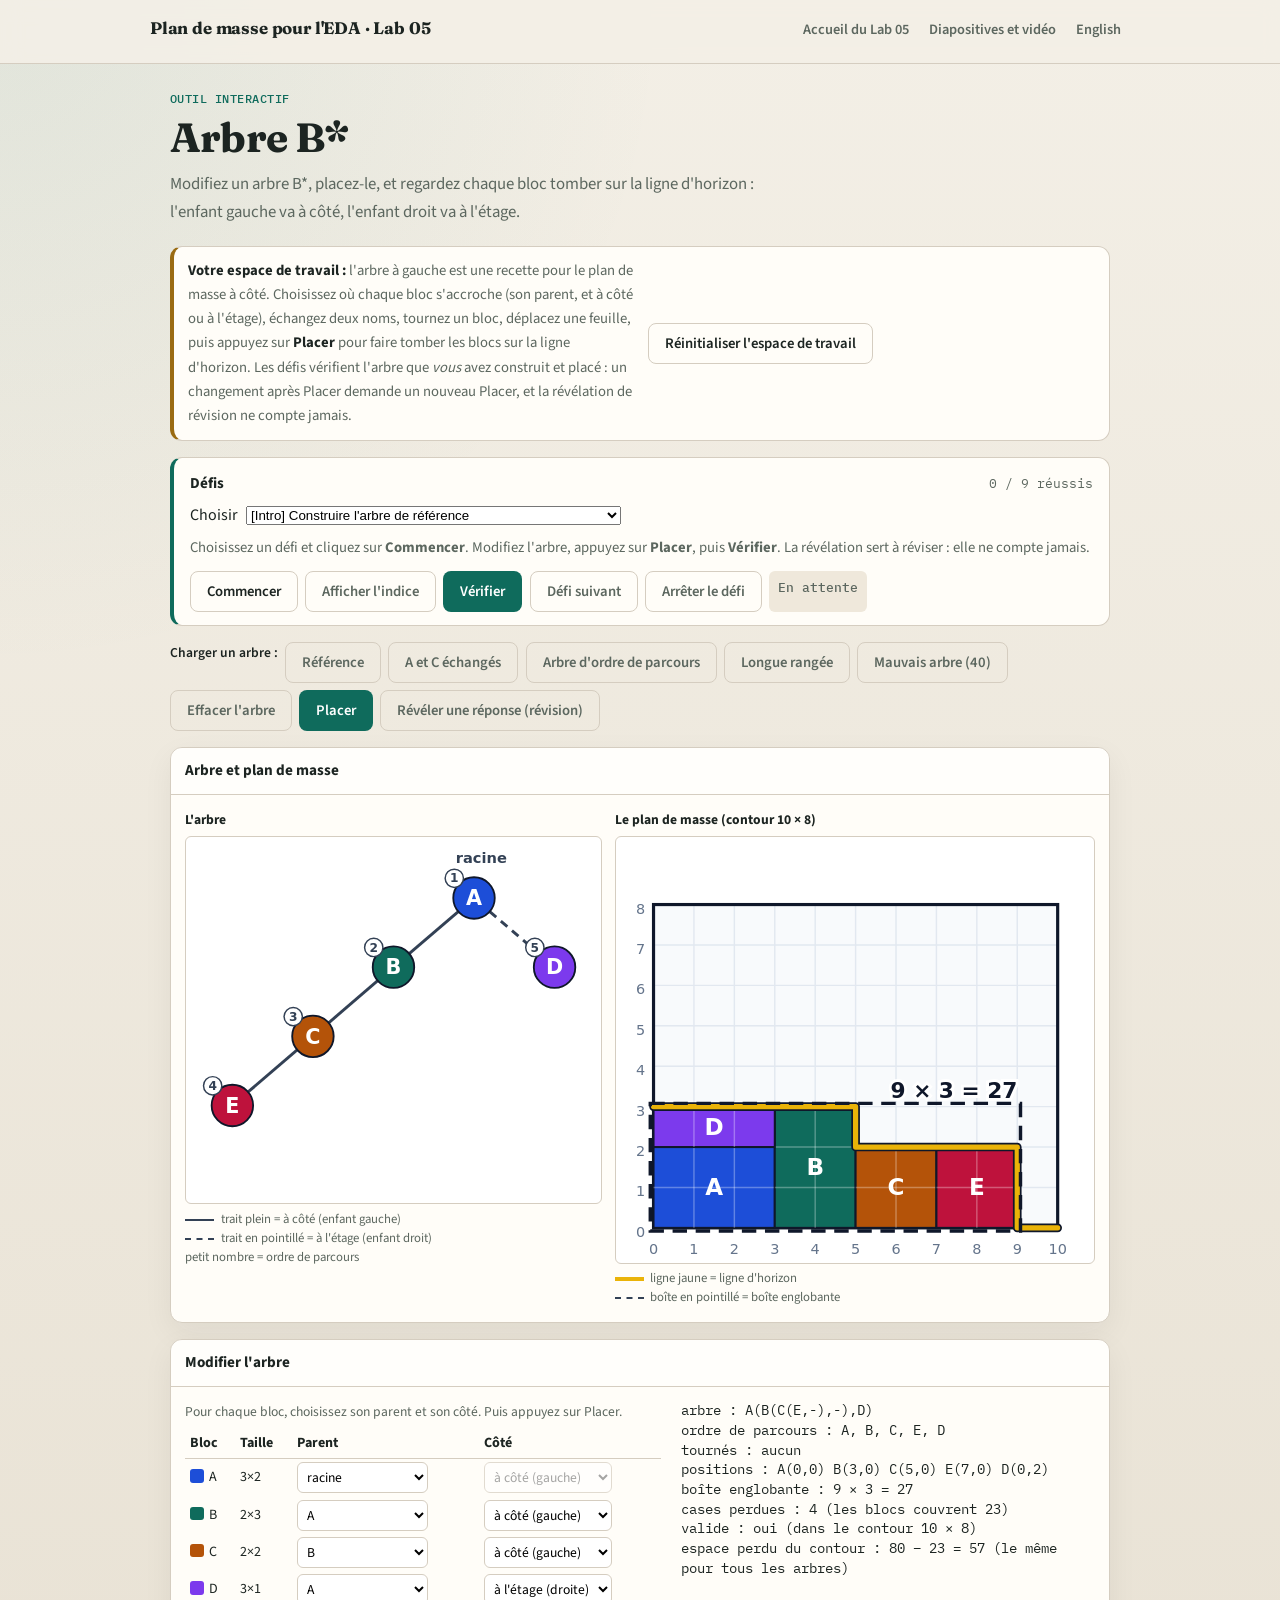
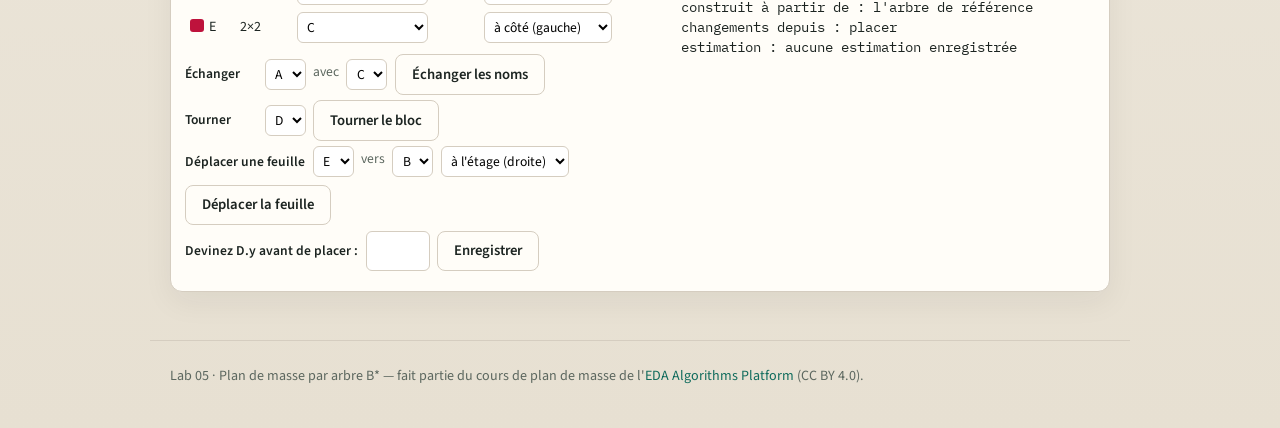
<file: docs/fr/tools/bstar-tree/index.html>
<!DOCTYPE html>
<html lang="fr">
<head>
  <meta charset="utf-8">
  <meta name="viewport" content="width=device-width, initial-scale=1">
  <title>Arbre B* — EDA Algorithms Platform</title>
  <link rel="stylesheet" href="../../assets/site.css">
  <link rel="stylesheet" href="../../assets/tools-shared.css">
  <link rel="stylesheet" href="../../assets/clustering-lab.css">
  <style>
    /* Lab 05 workspace extras (kept local to this tool) */
    /* one column: the tree and the floor side by side, then the editor and the numbers side by side */
    #lab-root .tool-layout.split-wide { grid-template-columns: minmax(0, 1fr); }
    .bt-panel { display: grid; grid-template-columns: minmax(0, 1.15fr) minmax(0, 1fr); gap: 0 1.2rem; align-items: start; }
    @media (max-width: 800px) { .bt-panel { grid-template-columns: minmax(0, 1fr); } }
    .bt-views { display: grid; grid-template-columns: minmax(0, 1fr) minmax(0, 1.15fr); gap: 0.8rem; align-items: start; }
    @media (max-width: 640px) { .bt-views { grid-template-columns: 1fr; } }
    .bt-view { margin: 0; }
    .bt-view figcaption { font-size: 0.85rem; font-weight: 650; margin-bottom: 0.3rem; }
    .bt-svg { display: block; width: 100%; height: auto; background: #ffffff; border: 1px solid var(--line, #ddd); border-radius: 6px; }
    .bt-svg text { font-family: system-ui, -apple-system, "Segoe UI", Roboto, Helvetica, Arial, sans-serif; text-anchor: middle; dominant-baseline: middle; }
    .bt-node-label { font-size: 17px; font-weight: 700; fill: #ffffff; }
    .bt-badge { font-size: 10px; font-weight: 700; fill: #334155; }
    .bt-turn { font-size: 15px; font-weight: 700; fill: #0f172a; }
    .bt-root-tag { font-size: 12px; font-weight: 650; fill: #334155; }
    .bt-empty, .bt-floor-note { font-size: 13px; fill: #64748b; }
    .bt-loose-label { font-size: 12px; fill: #64748b; text-anchor: start !important; }
    .bt-tick { font-size: 10px; fill: #64748b; }
    .bt-block-label { font-size: 16px; font-weight: 700; fill: #ffffff; }
    .bt-block-turn { font-size: 13px; font-weight: 700; fill: #ffffff; }
    .bt-bbox-label { font-size: 15px; font-weight: 700; fill: #0f172a; text-anchor: end !important; paint-order: stroke; stroke: #ffffff; stroke-width: 4px; }
    .bt-legend { margin: 0.35rem 0 0; font-size: 0.8rem; line-height: 1.5; color: var(--muted, #555); }
    .bt-key { display: inline-block; width: 1.8rem; height: 0; margin-right: 0.4rem; vertical-align: middle; border-top: 2.5px solid #334155; }
    .bt-key-dashed { border-top-style: dashed; }
    .bt-key-sky { border-top: 4px solid #eab308; }
    .bt-problems { margin: 0.35rem 0 0; padding-left: 1.1rem; color: #b91c1c; font-size: 0.85rem; }
    .bt-problems:empty { display: none; }
    .bt-table { border-collapse: collapse; width: 100%; font-size: 0.88rem; margin: 0.2rem 0 0.5rem; }
    .bt-table th { text-align: left; font-weight: 650; padding: 0.2rem 0.3rem; border-bottom: 1px solid var(--line, #ddd); }
    .bt-table td { padding: 0.2rem 0.3rem; white-space: nowrap; }
    .bt-swatch { display: inline-block; width: 0.85rem; height: 0.85rem; border-radius: 3px; margin-right: 0.35rem; vertical-align: -0.1rem; }
    .bt-select { padding: 0.25rem 0.35rem; font: inherit; font-size: 0.85rem; border: 1px solid var(--line, #ccc); border-radius: 6px; background: #fff; }
    .bt-panel .bt-row { margin: 0.35rem 0; align-items: center; }
    .bt-label { font-size: 0.85rem; font-weight: 600; }
    .bt-panel .bt-label { min-width: 4.5rem; }
    .bt-input { width: 4rem; padding: 0.35rem 0.5rem; font: inherit; border: 1px solid var(--line, #ccc); border-radius: 6px; }
    .bt-muted { margin: 0 0 0.3rem; font-size: 0.85rem; color: var(--muted, #555); }
    .bt-msg { margin: 0.4rem 0; padding: 0.4rem 0.6rem; border-radius: 6px; background: rgba(180, 83, 9, 0.1); font-size: 0.88rem; }
    .bt-why { margin: 0.4rem 0; padding: 0.4rem 0.6rem; border-radius: 6px; font-size: 0.88rem; }
    .bt-why.no { background: rgba(185, 28, 28, 0.08); }
    .bt-why.ok { background: rgba(21, 128, 61, 0.12); }
    .bt-panel .metrics-pre { margin-top: 0; white-space: pre-wrap; }
  </style>
</head>
<body>
  <a class="skip-link" href="#main">Aller au contenu</a>
  <header class="site-header">
    <div class="site-header-inner">
      <p class="brand"><a href="../../index.html">Plan de masse pour l'EDA · Lab 05</a></p>
      <nav class="site-nav" aria-label="Site">
        <a href="../../index.html">Accueil du Lab 05</a>
        <a href="../../index.html#slides">Diapositives et vidéo</a>
        <a href="../../../tools/bstar-tree/index.html" hreflang="en" lang="en">English</a>
      </nav>
    </div>
  </header>
  <main id="main">
    <div class="eyebrow">Outil interactif</div>
    <section class="hero">
      <h1>Arbre B*</h1>
      <p class="lead">Modifiez un arbre B*, placez-le, et regardez chaque bloc tomber sur la ligne d'horizon : l'enfant gauche va à côté, l'enfant droit va à l'étage.</p>
    </section>
    <div id="lab-root"></div>
  </main>
  <footer class="site-footer">Lab 05 · Plan de masse par arbre B* — fait partie du cours de plan de masse de l'<a href="https://github.com/yongfu-li/eda-learning">EDA Algorithms Platform</a> (CC BY 4.0).</footer>
  <script type="module" src="bstar-tree.js"></script>
</body>
</html>
</file>
<file: docs/page.css>
@font-face{font-family:"Source Sans 3";font-style:normal;font-weight:400;font-display:swap;src:url("fonts/source-sans-3-latin-400-normal.woff2") format("woff2");}
@font-face{font-family:"Source Sans 3";font-style:normal;font-weight:600;font-display:swap;src:url("fonts/source-sans-3-latin-600-normal.woff2") format("woff2");}
@font-face{font-family:"Source Sans 3";font-style:normal;font-weight:700;font-display:swap;src:url("fonts/source-sans-3-latin-700-normal.woff2") format("woff2");}
@font-face{font-family:"Fraunces";font-style:normal;font-weight:500;font-display:swap;src:url("fonts/fraunces-latin-500-normal.woff2") format("woff2");}
@font-face{font-family:"Fraunces";font-style:normal;font-weight:700;font-display:swap;src:url("fonts/fraunces-latin-700-normal.woff2") format("woff2");}
@font-face{font-family:"IBM Plex Mono";font-style:normal;font-weight:400;font-display:swap;src:url("fonts/ibm-plex-mono-latin-400-normal.woff2") format("woff2");}
@font-face{font-family:"IBM Plex Mono";font-style:normal;font-weight:500;font-display:swap;src:url("fonts/ibm-plex-mono-latin-500-normal.woff2") format("woff2");}
/* Lab 05 landing page. Tokens match the course platform (platform/assets/site.css). */

:root {
  --bg: #f3efe6;
  --surface: #fffdf8;
  --surface2: #efe8db;
  --ink: #1c2421;
  --muted: #5c675f;
  --accent: #0f6b5c;
  --accent-hover: #0b5347;
  --accent-soft: #d7efe8;
  --line: #d5cdc0;
  --ok: #1f7a4c;
  --ok-bg: #e4f5eb;
  --err: #a33b3b;
  --err-bg: #f8e6e6;
  --radius: 12px;
  --shadow: 0 10px 30px rgba(28, 36, 33, 0.06);
  --font: "Source Sans 3", "Segoe UI", sans-serif;
  --display: "Fraunces", Georgia, serif;
  --mono: "IBM Plex Mono", ui-monospace, monospace;
  --max: 1000px;
}

* { box-sizing: border-box; }
html { scroll-behavior: smooth; }
body {
  margin: 0;
  background: var(--bg);
  color: var(--ink);
  font: 17px/1.6 var(--font);
}
a { color: var(--accent); }
a:hover { color: var(--accent-hover); }
img { max-width: 100%; height: auto; display: block; }
code, pre { font-family: var(--mono); font-size: 0.88em; }

.wrap { max-width: var(--max); margin: 0 auto; padding: 0 16px; }

/* header + nav */
.top { border-bottom: 1px solid var(--line); background: var(--surface); position: sticky; top: 0; z-index: 5; }
.top .wrap { display: flex; flex-wrap: wrap; gap: 0.25rem 1.25rem; align-items: center; justify-content: space-between; padding-top: 0.6rem; padding-bottom: 0.6rem; }
.crumb { font-size: 0.9rem; color: var(--muted); }
.crumb strong { color: var(--ink); }
.toc { display: flex; flex-wrap: wrap; gap: 0.2rem 0.9rem; font-size: 0.92rem; }
.toc a { text-decoration: none; color: var(--muted); }
.toc a:hover { color: var(--accent); }

.hero { padding: 2.2rem 0 0.6rem; }
.eyebrow { font: 500 0.78rem var(--mono); letter-spacing: 0.08em; text-transform: uppercase; color: var(--accent); margin: 0; }
h1 { font: 700 clamp(2rem, 5vw, 2.8rem)/1.1 var(--display); margin: 0.3rem 0 0.6rem; }
.lead { font-size: 1.12rem; color: var(--muted); max-width: 46rem; margin: 0; }
h2 { font: 700 1.6rem/1.2 var(--display); margin: 0 0 0.8rem; }
h3 { font-size: 1.1rem; margin: 1.4rem 0 0.4rem; }

section { padding: 2rem 0 0.5rem; scroll-margin-top: 4rem; }
.card { background: var(--surface); border: 1px solid var(--line); border-radius: var(--radius); box-shadow: var(--shadow); padding: 1.2rem 1.3rem; }

/* video */
.video-card video { width: 100%; border-radius: 8px; background: #000; aspect-ratio: 16 / 9; }
.meta { margin: 0.7rem 0 0; color: var(--muted); font-size: 0.95rem; }
.meta strong { color: var(--ink); }
.missing { padding: 2.5rem 1rem; text-align: center; color: var(--muted); background: var(--surface2); border-radius: 8px; }

.btns { display: flex; flex-wrap: wrap; gap: 0.5rem; margin-top: 0.8rem; }
.btn { display: inline-flex; align-items: center; gap: 0.35rem; padding: 0.5rem 0.9rem; border-radius: 8px; border: 1px solid var(--line); background: var(--surface); color: var(--ink); text-decoration: none; font-weight: 600; font-size: 0.95rem; cursor: pointer; }
.btn:hover { border-color: var(--accent); color: var(--accent); }
.btn.primary { background: var(--accent); border-color: var(--accent); color: #fff; }
.btn.primary:hover { background: var(--accent-hover); color: #fff; }

/* lab */
.lab-grid { display: grid; grid-template-columns: 1.1fr 1fr; gap: 1.2rem; align-items: center; }
.lab-grid img { border-radius: 8px; border: 1px solid var(--line); }
.lab-grid ul { margin: 0.4rem 0 0; padding-left: 1.2rem; }
@media (max-width: 760px) { .lab-grid { grid-template-columns: 1fr; } }

/* slides */
.slides { display: grid; grid-template-columns: repeat(auto-fill, minmax(220px, 1fr)); gap: 1rem; }
.slides figure { margin: 0; }
.slides a { display: block; border: 1px solid var(--line); border-radius: 8px; overflow: hidden; background: #fff; }
.slides a:hover { border-color: var(--accent); }
.slides figcaption { font-size: 0.86rem; color: var(--muted); margin-top: 0.35rem; }
.slides figcaption b { color: var(--ink); font-family: var(--mono); font-weight: 500; margin-right: 0.3rem; }

/* quiz */
.quiz ol { padding-left: 1.3rem; margin: 0; }
.quiz li { margin-bottom: 1.2rem; }
.quiz .q { font-weight: 600; margin-bottom: 0.35rem; }
.quiz label { display: block; padding: 0.35rem 0.6rem; border-radius: 6px; cursor: pointer; }
.quiz label:hover { background: var(--surface2); }
.quiz input { margin-right: 0.5rem; }
.quiz .good { background: var(--ok-bg); }
.quiz .bad { background: var(--err-bg); }
.quiz .why { font-size: 0.92rem; color: var(--muted); margin: 0.3rem 0 0 0.6rem; }
.quiz .score { font-weight: 700; margin-left: 0.6rem; }

/* rendered markdown (Track A) */
.md table { border-collapse: collapse; margin: 0.6rem 0 1rem; font-size: 0.93rem; display: block; overflow-x: auto; }
.md th, .md td { border-bottom: 1px solid var(--line); padding: 0.35rem 0.6rem; text-align: left; }
.md pre { background: #1c2421; color: #f3efe6; padding: 0.9rem 1rem; border-radius: 8px; overflow-x: auto; line-height: 1.45; }
.md code { background: var(--surface2); padding: 0.05rem 0.3rem; border-radius: 4px; }
.md pre code { background: none; padding: 0; }
.md h1 { display: none; }
.md h2 { font-size: 1.3rem; margin-top: 1.6rem; }

.files { display: grid; grid-template-columns: repeat(auto-fill, minmax(230px, 1fr)); gap: 0.6rem; margin: 0.6rem 0 1rem; }
.files a { display: block; padding: 0.6rem 0.8rem; border: 1px solid var(--line); border-radius: 8px; background: var(--surface); text-decoration: none; color: var(--ink); }
.files a:hover { border-color: var(--accent); }
.files small { display: block; color: var(--muted); }

details summary { cursor: pointer; font-weight: 600; }
.transcript h3 { margin-top: 1.2rem; }

footer { margin-top: 3rem; padding: 1.5rem 0 2.5rem; border-top: 1px solid var(--line); color: var(--muted); font-size: 0.9rem; }

/* language switch */
.toc a.lang-switch { color: var(--accent); font-weight: 600; border: 1px solid var(--line); border-radius: 999px; padding: 0 0.6rem; }
.toc a.lang-switch:hover { border-color: var(--accent); }

/* walkthrough: the five frames of the video, each with its caption */
.walk { display: grid; gap: 1.2rem; }
.walk-step { margin: 0; background: var(--surface); border: 1px solid var(--line); border-radius: var(--radius); overflow: hidden; box-shadow: var(--shadow); }
.walk-step a { display: block; border-bottom: 1px solid var(--line); background: #fff; }
.walk-step img { display: block; width: 100%; height: auto; }
.walk-step figcaption { padding: 0.8rem 1.1rem 1rem; }
.walk-step figcaption b { display: block; margin-bottom: 0.3rem; }
.walk-step figcaption span { display: block; }
.walk-step ul { margin: 0.5rem 0 0; padding-left: 1.2rem; color: var(--muted); }

/* video in five parts: speed buttons and the part list */
.player video { display: block; }
.speed { display: flex; flex-wrap: wrap; align-items: center; gap: 0.4rem; margin-top: 0.8rem; }
.speed span { color: var(--muted); font-size: 0.92rem; margin-right: 0.2rem; }
.chip { padding: 0.3rem 0.7rem; border-radius: 999px; border: 1px solid var(--line); background: var(--surface); color: var(--ink); font: 600 0.9rem var(--mono); cursor: pointer; }
.chip:hover { border-color: var(--accent); color: var(--accent); }
.chip[aria-pressed="true"] { background: var(--accent); border-color: var(--accent); color: #fff; }
.parts-note { margin: 0.8rem 0 0.4rem; color: var(--muted); font-size: 0.95rem; }
.parts { list-style: none; margin: 0; padding: 0; display: grid; gap: 0.4rem; }
.part { width: 100%; display: grid; grid-template-columns: 5.5rem 1fr auto; gap: 0.6rem; align-items: baseline; text-align: left; padding: 0.55rem 0.8rem; border-radius: 8px; border: 1px solid var(--line); background: var(--surface); color: var(--ink); font: inherit; cursor: pointer; }
.part:hover { border-color: var(--accent); }
.part[aria-current="true"] { border-color: var(--accent); background: var(--surface2); box-shadow: inset 3px 0 0 var(--accent); }
.part .pn { font: 500 0.78rem var(--mono); letter-spacing: 0.06em; text-transform: uppercase; color: var(--accent); }
.part .pt { font-weight: 600; }
.part .pl { font: 500 0.9rem var(--mono); color: var(--muted); }
.parts li { display: grid; gap: 0.25rem; }
.lesson-link { justify-self: start; margin-left: 0.8rem; font-size: 0.9rem; font-weight: 600; color: var(--accent); }
@media (max-width: 520px) { .part { grid-template-columns: 1fr auto; } .part .pn { grid-column: 1 / -1; } }
</file>
<file: docs/assets/site.css>
@font-face{font-family:"Source Sans 3";font-style:normal;font-weight:400;font-display:swap;src:url("../fonts/source-sans-3-latin-400-normal.woff2") format("woff2");}
@font-face{font-family:"Source Sans 3";font-style:normal;font-weight:600;font-display:swap;src:url("../fonts/source-sans-3-latin-600-normal.woff2") format("woff2");}
@font-face{font-family:"Source Sans 3";font-style:normal;font-weight:700;font-display:swap;src:url("../fonts/source-sans-3-latin-700-normal.woff2") format("woff2");}
@font-face{font-family:"Fraunces";font-style:normal;font-weight:500;font-display:swap;src:url("../fonts/fraunces-latin-500-normal.woff2") format("woff2");}
@font-face{font-family:"Fraunces";font-style:normal;font-weight:700;font-display:swap;src:url("../fonts/fraunces-latin-700-normal.woff2") format("woff2");}
@font-face{font-family:"IBM Plex Mono";font-style:normal;font-weight:400;font-display:swap;src:url("../fonts/ibm-plex-mono-latin-400-normal.woff2") format("woff2");}
@font-face{font-family:"IBM Plex Mono";font-style:normal;font-weight:500;font-display:swap;src:url("../fonts/ibm-plex-mono-latin-500-normal.woff2") format("woff2");}
:root {
  --bg: #f3efe6;
  --bg-deep: #e7e0d2;
  --surface: #fffdf8;
  --surface2: #efe8db;
  --ink: #1c2421;
  --muted: #5c675f;
  --accent: #0f6b5c;
  --accent-hover: #0b5347;
  --accent-soft: #d7efe8;
  --signal: #9a6b12;
  --line: #d5cdc0;
  --ok: #1f7a4c;
  --ok-bg: #e4f5eb;
  --warn: #9a6b12;
  --warn-bg: #f8efd6;
  --err: #a33b3b;
  --err-bg: #f8e6e6;
  --term-bg: #1c2421;
  --term-fg: #f3efe6;
  --term-prompt: #5ecfad;
  --term-muted: #8a958e;
  --radius: 12px;
  --shadow: 0 10px 30px rgba(28, 36, 33, 0.06);
  --font: "Source Sans 3", "Segoe UI", sans-serif;
  --display: "Fraunces", Georgia, serif;
  --mono: "IBM Plex Mono", ui-monospace, monospace;
  --max: 980px;
}

* { box-sizing: border-box; }

html { scroll-behavior: smooth; }

body {
  margin: 0;
  font-family: var(--font);
  color: var(--ink);
  line-height: 1.65;
  min-height: 100vh;
  background:
    radial-gradient(circle at top left, rgba(15, 107, 92, 0.08), transparent 28%),
    linear-gradient(180deg, var(--bg) 0%, var(--bg-deep) 100%);
}

a { color: var(--accent); text-decoration: none; }
a:hover { text-decoration: underline; text-underline-offset: 0.15em; }

.skip-link {
  position: absolute;
  left: -999px;
  top: 0.75rem;
  background: var(--accent);
  color: #fff;
  padding: 0.5rem 0.85rem;
  border-radius: 8px;
  z-index: 1000;
}
.skip-link:focus { left: 0.75rem; }

.site-header {
  position: sticky;
  top: 0;
  z-index: 50;
  backdrop-filter: blur(10px);
  background: rgba(243, 239, 230, 0.92);
  border-bottom: 1px solid var(--line);
  padding: 0.85rem 1.25rem;
}

.site-header-inner {
  max-width: var(--max);
  margin: 0 auto;
  display: flex;
  flex-wrap: wrap;
  gap: 0.5rem 1.25rem;
  align-items: baseline;
  justify-content: space-between;
}

.brand {
  font-family: var(--display);
  font-size: clamp(0.92rem, 2.2vw, 1.05rem);
  font-weight: 700;
  color: var(--ink);
  margin: 0;
  letter-spacing: -0.01em;
  max-width: min(100%, 22rem);
  line-height: 1.25;
}
.brand a { color: inherit; text-decoration: none; }
.brand a:hover { color: var(--accent); }
.brand .prompt {
  color: var(--accent);
  font-family: var(--mono);
  font-weight: 600;
  margin-right: 0.15em;
}

.site-nav {
  display: flex;
  flex-wrap: wrap;
  gap: 0.15rem;
  align-items: center;
}

.site-nav a {
  font-weight: 600;
  font-size: 0.9rem;
  color: var(--muted);
  text-decoration: none;
  padding: 0.3rem 0.55rem;
  border-radius: 6px;
  border-bottom: 2px solid transparent;
}
.site-nav a:hover {
  color: var(--accent);
  background: var(--accent-soft);
  text-decoration: none;
}
.site-nav a.is-active {
  color: var(--ink);
  border-bottom-color: var(--accent);
}

.site-header-crumb {
  max-width: var(--max);
  margin: 0.4rem auto 0;
  font-size: 0.85rem;
  color: var(--muted);
}
.site-header-crumb a { color: var(--muted); }
.site-header-crumb .here { color: var(--ink); font-weight: 600; }
.site-header-crumb nav > * + *::before {
  content: "/";
  margin: 0 0.4rem;
  color: var(--line);
}

main {
  max-width: var(--max);
  margin: 0 auto;
  padding: 1.5rem 1.25rem 3rem;
}

.eyebrow {
  font-family: var(--mono);
  font-size: 0.78rem;
  font-weight: 500;
  letter-spacing: 0.04em;
  text-transform: uppercase;
  color: var(--accent);
  margin-bottom: 0.35rem;
}

.hero h1 {
  font-family: var(--display);
  font-size: clamp(1.85rem, 4vw, 2.55rem);
  font-weight: 700;
  letter-spacing: -0.02em;
  line-height: 1.15;
  margin: 0 0 0.65rem;
}

.lead {
  font-size: 1.05rem;
  color: var(--muted);
  max-width: 38rem;
  margin: 0 0 1.25rem;
}

.btn {
  display: inline-flex;
  align-items: center;
  gap: 0.4rem;
  font-family: var(--font);
  font-weight: 600;
  font-size: 0.92rem;
  padding: 0.55rem 1rem;
  border-radius: 8px;
  border: 1px solid transparent;
  cursor: pointer;
  text-decoration: none;
}
.btn:hover { text-decoration: none; }
.btn-primary {
  background: var(--accent);
  color: #fff;
}
.btn-primary:hover { background: var(--accent-hover); color: #fff; }
.btn-secondary {
  background: var(--surface);
  color: var(--ink);
  border-color: var(--line);
}
.btn-secondary:hover { border-color: var(--accent); color: var(--accent); }
.btn-ghost {
  background: transparent;
  color: var(--muted);
  border-color: var(--line);
}
.btn-ghost:hover { color: var(--ink); border-color: var(--ink); }

.cta-row {
  display: flex;
  flex-wrap: wrap;
  gap: 0.6rem;
  margin-top: 1rem;
}

.pillar-grid,
.chapter-list {
  list-style: none;
  padding: 0;
  margin: 1.5rem 0 0;
  display: grid;
  gap: 0.85rem;
}

.pillar-grid {
  grid-template-columns: repeat(auto-fit, minmax(200px, 1fr));
  align-items: stretch;
}

.pillar-grid > li {
  display: flex;
  min-height: 100%;
}

.pillar-card,
.chapter-list a {
  display: block;
  background: var(--surface);
  border: 1px solid var(--line);
  border-radius: var(--radius);
  padding: 1rem 1.1rem;
  box-shadow: var(--shadow);
  text-decoration: none;
  color: inherit;
  transition: border-color 0.15s, transform 0.15s;
}

.pillar-card {
  display: flex;
  flex-direction: column;
  flex: 1 1 auto;
  width: 100%;
  min-height: 100%;
}
.pillar-card:hover,
.chapter-list a:hover {
  border-color: var(--accent);
  transform: translateY(-2px);
  text-decoration: none;
}
.pillar-card h2,
.chapter-list a,
.chapter-list .tool-title {
  font-size: 1.05rem;
  font-weight: 650;
  margin: 0 0 0.35rem;
}
.pillar-card p,
.chapter-meta {
  margin: 0;
  font-size: 0.9rem;
  color: var(--muted);
  font-weight: 450;
}
.pillar-card p {
  flex: 1 1 auto;
}

.chapter-list .is-planned {
  display: block;
  background: var(--surface2);
  border: 1px dashed var(--line);
  border-radius: var(--radius);
  padding: 1rem 1.1rem;
  color: var(--muted);
  box-shadow: none;
}
.chapter-list .is-planned .tool-title {
  display: flex;
  flex-wrap: wrap;
  align-items: center;
  gap: 0.45rem;
  color: var(--ink);
}
.pill-soon {
  display: inline-block;
  font-family: var(--mono);
  font-size: 0.72rem;
  font-weight: 600;
  letter-spacing: 0.02em;
  text-transform: uppercase;
  color: var(--warn);
  background: var(--warn-bg);
  padding: 0.15rem 0.45rem;
  border-radius: 6px;
}

.tools-stage {
  margin-top: 2rem;
}
.tools-stage h2 {
  font-size: 1.05rem;
  font-weight: 650;
  margin: 0 0 0.65rem;
  font-family: var(--mono);
  color: var(--accent);
}
.tools-stage-note {
  margin: -0.25rem 0 0.85rem;
  font-size: 0.9rem;
  color: var(--muted);
  line-height: 1.45;
}

.site-footer {
  max-width: var(--max);
  margin: 0 auto;
  padding: 1.5rem 1.25rem 2.5rem;
  border-top: 1px solid var(--line);
  color: var(--muted);
  font-size: 0.88rem;
}

/* Header: search */
.site-header-tools {
  display: flex;
  flex-wrap: wrap;
  align-items: center;
  gap: 0.75rem 1rem;
  flex: 1;
  justify-content: flex-end;
}

.site-search {
  position: relative;
  min-width: min(100%, 14rem);
  max-width: 18rem;
  flex: 1;
}
.site-search-label {
  position: absolute;
  width: 1px;
  height: 1px;
  overflow: hidden;
  clip: rect(0 0 0 0);
}
.site-search-input {
  width: 100%;
  font-family: var(--font);
  font-size: 0.9rem;
  padding: 0.45rem 0.7rem;
  border: 1px solid var(--line);
  border-radius: 8px;
  background: var(--surface);
  color: var(--ink);
}
.site-search-input:focus {
  outline: 2px solid var(--accent-soft);
  border-color: var(--accent);
}
.site-search-results {
  position: absolute;
  top: calc(100% + 0.35rem);
  left: 0;
  right: 0;
  z-index: 60;
  background: var(--surface);
  border: 1px solid var(--line);
  border-radius: 10px;
  box-shadow: var(--shadow);
  max-height: 20rem;
  overflow: auto;
}
.site-search-hit {
  display: grid;
  grid-template-columns: 3.5rem 1fr;
  grid-template-rows: auto auto;
  gap: 0.1rem 0.55rem;
  padding: 0.55rem 0.75rem;
  text-decoration: none;
  color: inherit;
  border-bottom: 1px solid var(--line);
}
.site-search-hit:last-child { border-bottom: 0; }
.site-search-hit:hover { background: var(--accent-soft); text-decoration: none; }
.site-search-hit-type {
  grid-row: 1 / span 2;
  align-self: center;
  font-family: var(--mono);
  font-size: 0.68rem;
  text-transform: uppercase;
  color: var(--accent);
}
.site-search-hit-title { font-weight: 600; font-size: 0.9rem; }
.site-search-hit-sub { font-size: 0.8rem; color: var(--muted); grid-column: 2; }
.site-search-empty { padding: 0.75rem; color: var(--muted); font-size: 0.9rem; }

/* Progress */
.progress-bar {
  height: 0.45rem;
  background: var(--surface2);
  border-radius: 999px;
  overflow: hidden;
  margin: 0.75rem 0 0.35rem;
}
.progress-bar-fill {
  height: 100%;
  background: var(--accent);
  border-radius: inherit;
  transition: width 0.25s ease;
}
.progress-meta {
  margin: 0 0 1rem;
  font-size: 0.88rem;
  color: var(--muted);
}
.btn-link {
  background: none;
  border: 0;
  padding: 0;
  color: var(--accent);
  font: inherit;
  font-weight: 600;
  cursor: pointer;
  text-decoration: underline;
  text-underline-offset: 0.15em;
}

.pill,
.pill-done {
  display: inline-block;
  font-family: var(--mono);
  font-size: 0.72rem;
  font-weight: 600;
  letter-spacing: 0.02em;
  padding: 0.15rem 0.45rem;
  border-radius: 6px;
  background: var(--accent-soft);
  color: var(--accent);
}
.pill-muted {
  background: var(--surface2);
  color: var(--muted);
}
.pill-done {
  background: var(--ok-bg);
  color: var(--ok);
}
.lab-num {
  font-family: var(--mono);
  font-size: 0.85em;
  color: var(--accent);
  margin-right: 0.25rem;
}
.chapter-list a.is-done {
  border-color: var(--ok);
  background: linear-gradient(180deg, #fff, var(--ok-bg));
}

.clip-meta {
  display: flex;
  flex-wrap: wrap;
  gap: 0.4rem;
  margin: 0 0 1rem;
}
.clip-toolbar {
  display: flex;
  flex-wrap: wrap;
  gap: 0.5rem;
  margin-bottom: 1.25rem;
}
.btn.is-disabled,
span.btn.is-disabled {
  opacity: 0.45;
  pointer-events: none;
}

.video-panel { margin: 1.25rem 0 1.75rem; }
.video-wrap {
  background: var(--term-bg);
  border-radius: var(--radius);
  overflow: hidden;
  aspect-ratio: 16 / 9;
  display: grid;
  place-items: center;
}
.video-wrap video { width: 100%; height: 100%; }
.video-placeholder {
  color: var(--term-muted);
  padding: 1.5rem;
  text-align: center;
  font-size: 0.95rem;
  max-width: 28rem;
  line-height: 1.5;
}

.lab-steps {
  margin: 0 0 1.5rem;
  padding-left: 1.25rem;
  color: var(--ink);
}
.lab-steps li { margin: 0.35rem 0; }

.placeholder-panel {
  background: var(--surface);
  border: 1px dashed var(--line);
  border-radius: var(--radius);
  padding: 1.1rem 1.2rem;
  margin: 1rem 0;
}
.placeholder-panel h2 {
  margin: 0 0 0.4rem;
  font-size: 1.1rem;
}

/* Courses map (ladder) */
.ladder-map {
  margin: 1rem 0 1.5rem;
  display: flex;
  flex-direction: column;
  gap: 0.65rem;
}
.ladder-row {
  display: flex;
  flex-wrap: wrap;
  gap: 0.65rem;
}
.ladder-arrow {
  text-align: center;
  color: var(--muted);
  font-size: 1.1rem;
  line-height: 1;
}
.ladder-node {
  flex: 1 1 10rem;
  min-width: 9rem;
  background: var(--surface);
  border: 1px solid var(--line);
  border-radius: var(--radius);
  padding: 0.75rem 0.9rem;
  text-decoration: none;
  color: inherit;
  box-shadow: var(--shadow);
  display: flex;
  flex-direction: column;
  gap: 0.2rem;
  transition: border-color 0.15s, transform 0.15s;
}
.ladder-node:hover {
  border-color: var(--accent);
  transform: translateY(-2px);
  text-decoration: none;
}
.ladder-node.is-placeholder {
  background: var(--surface2);
  border-style: dashed;
  box-shadow: none;
}
.ladder-node.is-scaffold {
  border-style: solid;
  border-color: color-mix(in srgb, var(--accent) 55%, var(--border));
}
.ladder-node.is-progress { border-color: var(--signal); }
.ladder-node.is-complete { border-color: var(--ok); background: var(--ok-bg); }
.ladder-id {
  font-family: var(--mono);
  font-size: 0.72rem;
  color: var(--accent);
}
.ladder-title { font-weight: 650; font-size: 0.95rem; }
.ladder-meta { font-size: 0.8rem; color: var(--muted); }

/* Community forms */
.comm-form { margin-top: 0.75rem; }
.comm-field { margin: 0.75rem 0; }
.comm-field label {
  display: block;
  font-weight: 600;
  font-size: 0.9rem;
  margin-bottom: 0.3rem;
}
.comm-field .hint { font-weight: 450; color: var(--muted); }
.comm-field input,
.comm-field select,
.comm-field textarea {
  width: 100%;
  max-width: 32rem;
  font: inherit;
  padding: 0.5rem 0.65rem;
  border: 1px solid var(--line);
  border-radius: 8px;
  background: var(--surface);
}
.comm-field textarea { min-height: 7rem; resize: vertical; }
.comm-field input[type="file"] {
  max-width: 32rem;
  padding: 0.35rem 0;
  border: none;
  background: transparent;
}
.comm-field-note {
  margin: 0.35rem 0 0;
  font-size: 0.82rem;
  color: var(--muted);
  max-width: 32rem;
}
.comm-hp {
  position: absolute;
  left: -9999px;
  height: 0;
  overflow: hidden;
}
.comm-actions { margin-top: 0.75rem; }
.comm-status { margin-top: 0.75rem; font-size: 0.9rem; }
.comm-status.is-ok { color: var(--ok); }
.comm-status.is-err { color: var(--err); }
.comm-status.is-pending { color: var(--muted); }
.comm-privacy { font-size: 0.85rem; color: var(--muted); margin-top: 0.75rem; }
.comm-setup {
  margin: 1rem 0;
  padding: 0.9rem 1rem;
  background: var(--warn-bg);
  border-radius: var(--radius);
  border: 1px solid #e6d7a8;
  font-size: 0.92rem;
}
.comm-nav {
  display: flex;
  flex-wrap: wrap;
  gap: 0.75rem;
  margin-top: 0.75rem;
}

/* Reader stories */
.story-list {
  list-style: none;
  margin: 0.75rem 0 1.5rem;
  padding: 0;
  display: flex;
  flex-direction: column;
  gap: 1.5rem;
}
.story {
  margin: 0;
  padding: 0 0 1.5rem;
  border-bottom: 1px solid var(--line);
}
.story:last-child {
  border-bottom: none;
  padding-bottom: 0;
}
.story-quote {
  margin: 0;
  padding: 0;
  border: none;
  font-family: var(--display);
  font-size: 1.2rem;
  font-weight: 500;
  line-height: 1.45;
  color: var(--ink);
}
.story-quote p { margin: 0; }
.story-by {
  margin: 0.65rem 0 0;
  font-size: 0.92rem;
  color: var(--muted);
}
.story-name { font-weight: 650; color: var(--ink); }
a.story-name {
  color: var(--accent);
  text-decoration: none;
}
a.story-name:hover { text-decoration: underline; }
.story-course {
  display: inline-block;
  margin-left: 0.35rem;
  font-family: var(--mono);
  font-size: 0.78rem;
  color: var(--accent);
}
.story-empty {
  margin: 0.5rem 0 1.25rem;
  max-width: 36rem;
}
.story-empty-meta {
  font-size: 0.9rem;
  color: var(--muted);
}
.story-share {
  margin: 2rem 0 1rem;
  padding-top: 1.5rem;
  border-top: 1px solid var(--line);
}
.story-share > p {
  max-width: 36rem;
  color: var(--muted);
}

.site-footer-privacy {
  margin: 0.5rem 0 0;
  font-size: 0.82rem;
}

/* Quiz */
.quiz-section {
  margin-top: 2rem;
  background: var(--surface);
  border: 1px solid var(--line);
  border-radius: var(--radius);
  padding: 1.25rem;
  box-shadow: var(--shadow);
}
.quiz-item {
  background: var(--bg);
  border: 1px solid var(--line);
  border-radius: 10px;
  padding: 1rem 1.1rem;
  margin: 0.9rem 0;
}
.quiz-item p.prompt { margin: 0 0 0.75rem; font-weight: 700; }
.quiz-choices {
  display: grid;
  gap: 0.45rem;
  margin-bottom: 0.85rem;
}
.quiz-choices label {
  display: flex;
  gap: 0.65rem;
  align-items: flex-start;
  padding: 0.7rem 0.8rem;
  border: 1px solid var(--line);
  border-radius: 10px;
  background: var(--surface);
  cursor: pointer;
  transition: border-color 0.15s ease, background 0.15s ease;
}
.quiz-choices label:hover,
.quiz-choices label:has(input:checked) {
  border-color: var(--accent);
  background: var(--accent-soft);
}
.quiz-choices input { margin-top: 0.2rem; }
.quiz-short,
.quiz-item textarea.quiz-short {
  width: 100%;
  min-height: 90px;
  background: var(--surface);
  border: 1px solid var(--line);
  border-radius: 10px;
  color: var(--ink);
  padding: 0.7rem 0.8rem;
  font: inherit;
  margin-bottom: 0.75rem;
}
.quiz-result {
  margin-top: 0.75rem;
  padding: 0.75rem 0.85rem;
  border-radius: 10px;
  font-size: 0.92rem;
  display: none;
}
.quiz-result.show { display: block; }
.quiz-result.ok { background: var(--ok-bg); border: 1px solid #b7dfc6; color: var(--ok); }
.quiz-result.partial { background: var(--warn-bg); border: 1px solid #ebd7a0; color: var(--warn); }
.quiz-result.bad { background: var(--err-bg); border: 1px solid #ebc0c0; color: var(--err); }
.quiz-summary {
  margin-top: 1rem;
  padding: 1rem;
  background: var(--accent-soft);
  border-radius: 10px;
  display: none;
}
.quiz-summary.show { display: block; }
.quiz-actions {
  display: flex;
  flex-wrap: wrap;
  gap: 0.6rem;
  margin-top: 1rem;
  align-items: center;
}

/* Mobile nav toggle (injected by site.js) */
.nav-toggle {
  display: none;
  align-items: center;
  justify-content: center;
  min-height: 2.5rem;
  min-width: 2.5rem;
  padding: 0.45rem;
  border: 1px solid var(--line);
  border-radius: 8px;
  background: var(--surface);
  color: var(--ink);
  font: inherit;
  cursor: pointer;
}
/* Hide text label — icon alone is sufficient */
.nav-toggle span:not(.nav-toggle-bars) {
  display: none;
}
.nav-toggle:hover {
  border-color: var(--accent);
  color: var(--accent);
}
.nav-toggle-bars {
  display: flex;
  flex-direction: column;
  gap: 4px;
  width: 1.1rem;
}
.nav-toggle-bars span {
  display: block;
  height: 2px;
  background: currentColor;
  border-radius: 1px;
}

/* ---------- Responsive: tablet ---------- */
@media (max-width: 900px) {
  .site-header {
    padding: 0.7rem 1rem;
  }
  .site-header-inner {
    align-items: center;
    gap: 0.65rem;
  }
  .brand {
    max-width: calc(100% - 4rem);
    font-size: 0.95rem;
  }
  .nav-toggle {
    display: inline-flex;
    margin-left: auto;
  }
  .site-header-tools {
    flex: 1 1 100%;
    justify-content: stretch;
    flex-direction: column;
    align-items: stretch;
    gap: 0.65rem;
    order: 3;
  }
  .site-nav {
    display: none;
    flex-direction: column;
    align-items: stretch;
    gap: 0.2rem;
    width: 100%;
    padding: 0.35rem 0;
    border-top: 1px solid var(--line);
  }
  .site-nav.is-open {
    display: flex;
  }
  .site-nav a {
    padding: 0.65rem 0.75rem;
    font-size: 1rem;
    border-bottom: 0;
    border-radius: 8px;
  }
  .site-nav a.is-active {
    background: var(--accent-soft);
    color: var(--accent-hover);
  }
  .site-search {
    max-width: none;
    min-width: 0;
    width: 100%;
    order: -1;
  }
  .site-search-input {
    font-size: 1rem;
    padding: 0.65rem 0.8rem;
    min-height: 2.75rem;
  }
  .site-header-crumb {
    overflow-x: auto;
    white-space: nowrap;
    -webkit-overflow-scrolling: touch;
    padding-bottom: 0.15rem;
  }
  main {
    padding: 1.15rem 1rem 2.5rem;
  }
  .hero h1 {
    font-size: clamp(1.55rem, 6vw, 2.1rem);
  }
  .lead {
    font-size: 1rem;
  }
  .cta-row .btn,
  .clip-toolbar .btn {
    flex: 1 1 auto;
    justify-content: center;
    min-height: 2.65rem;
    font-size: 0.88rem;
    white-space: nowrap;
  }
  .pillar-grid {
    grid-template-columns: repeat(auto-fit, minmax(160px, 1fr));
  }
  .ladder-node {
    flex: 1 1 100%;
    min-width: 0;
  }
  .ladder-row {
    flex-direction: column;
  }
  .video-wrap {
    border-radius: 10px;
  }
  .quiz-section {
    padding: 1rem;
  }
  .quiz-choices label {
    padding: 0.8rem 0.85rem;
    min-height: 2.75rem;
  }
  .site-footer {
    padding: 1.25rem 1rem 2rem;
  }
}

/* ---------- Responsive: phone ---------- */
@media (max-width: 560px) {
  .site-header {
    padding: 0.6rem 0.75rem;
  }
  .brand {
    font-size: 0.88rem;
    max-width: calc(100% - 3.25rem);
  }
  main {
    padding: 1rem 0.75rem 2rem;
  }
  .eyebrow {
    font-size: 0.72rem;
  }
  .hero h1 {
    font-size: clamp(1.4rem, 7.5vw, 1.85rem);
  }
  .cta-row,
  .clip-toolbar {
    gap: 0.5rem;
  }
  .btn {
    font-size: 0.85rem;
    padding: 0.5rem 0.85rem;
    white-space: normal;
    text-align: center;
  }
  .cta-row .btn,
  .clip-toolbar .btn,
  .clip-toolbar .btn.is-disabled {
    flex: 1 1 100%;
    width: 100%;
    white-space: normal;
  }
  .pillar-grid {
    grid-template-columns: 1fr;
  }
  .clip-meta {
    gap: 0.35rem;
  }
  .story-quote {
    font-size: 1.08rem;
  }
  .comm-field input,
  .comm-field select,
  .comm-field textarea {
    max-width: none;
    font-size: 1rem;
  }
  .site-search-hit {
    grid-template-columns: 2.75rem 1fr;
  }
}

@media (prefers-reduced-motion: reduce) {
  html { scroll-behavior: auto; }
  .pillar-card:hover,
  .chapter-list a:hover,
  .ladder-node:hover { transform: none; }
  .progress-bar-fill { transition: none; }
}
</file>
<file: docs/assets/tools-shared.css>
.tool-layout {
  display: grid;
  gap: 1rem;
}

@media (min-width: 860px) {
  .tool-layout.split {
    grid-template-columns: 1fr 280px;
    align-items: start;
  }
  .tool-layout.split-wide {
    grid-template-columns: 1.2fr 1fr;
    align-items: start;
  }
}

.panel {
  background: var(--surface);
  border: 1px solid var(--line);
  border-radius: var(--radius);
  box-shadow: var(--shadow);
  overflow: hidden;
}

.panel-head {
  display: flex;
  flex-wrap: wrap;
  align-items: center;
  justify-content: space-between;
  gap: 0.5rem;
  padding: 0.65rem 0.9rem;
  border-bottom: 1px solid var(--line);
  background: rgba(255, 255, 255, 0.55);
}

.panel-head h2 {
  margin: 0;
  font-size: 0.95rem;
  font-weight: 650;
}

.panel-body { padding: 0.9rem; }

.challenge {
  border: 1px solid var(--line);
  border-left: 4px solid var(--accent);
  border-radius: var(--radius);
  background: var(--surface);
  padding: 0.85rem 1rem;
  margin-bottom: 1rem;
}

.challenge h2 {
  margin: 0 0 0.35rem;
  font-size: 0.95rem;
}

.challenge p {
  margin: 0 0 0.65rem;
  color: var(--muted);
  font-size: 0.92rem;
}

.challenge-status {
  font-family: var(--mono);
  font-size: 0.82rem;
  font-weight: 500;
  padding: 0.35rem 0.55rem;
  border-radius: 6px;
  display: inline-block;
}
.challenge-status.idle { background: var(--surface2); color: var(--muted); }
.challenge-status.pass { background: var(--ok-bg); color: var(--ok); }
.challenge-status.fail { background: var(--err-bg); color: var(--err); }

.tool-actions {
  display: flex;
  flex-wrap: wrap;
  gap: 0.45rem;
}

.term {
  background: var(--term-bg);
  color: var(--term-fg);
  font-family: var(--mono);
  font-size: 0.86rem;
  line-height: 1.55;
  border-radius: var(--radius);
  overflow: hidden;
  border: 1px solid #2a3531;
  box-shadow: var(--shadow);
}

.term-bar {
  display: flex;
  align-items: center;
  gap: 0.4rem;
  padding: 0.45rem 0.75rem;
  background: #141a18;
  color: var(--term-muted);
  font-size: 0.75rem;
}

.term-dot {
  width: 0.55rem;
  height: 0.55rem;
  border-radius: 50%;
  background: #3a463f;
}
.term-dot.r { background: #c45c5c; }
.term-dot.y { background: #c4a03a; }
.term-dot.g { background: #3a9e6a; }

.term-out {
  margin: 0;
  padding: 0.85rem 1rem 0.25rem;
  min-height: 220px;
  max-height: 360px;
  overflow: auto;
  white-space: pre-wrap;
  word-break: break-word;
}

.term-line { margin: 0; }
.term-line .prompt { color: var(--term-prompt); }
.term-line .cmd { color: #fff; }
.term-line .err { color: #ff8f8f; }
.term-line .dim { color: var(--term-muted); }

.term-form {
  display: flex;
  align-items: center;
  gap: 0.45rem;
  padding: 0.55rem 1rem 0.85rem;
  border-top: 1px solid #2a3531;
}

.term-form .prompt {
  color: var(--term-prompt);
  flex-shrink: 0;
}

.term-form input {
  flex: 1;
  background: transparent;
  border: none;
  outline: none;
  color: #fff;
  font-family: var(--mono);
  font-size: 0.86rem;
}

.hint-list {
  margin: 0;
  padding-left: 1.1rem;
  color: var(--muted);
  font-size: 0.88rem;
}
.hint-list li { margin-bottom: 0.25rem; }
.hint-list code {
  font-family: var(--mono);
  font-size: 0.82rem;
  background: var(--surface2);
  padding: 0.05rem 0.3rem;
  border-radius: 4px;
}

.tree-view {
  font-family: var(--mono);
  font-size: 0.8rem;
  line-height: 1.45;
  margin: 0;
  white-space: pre;
  overflow: auto;
  max-height: 420px;
  color: var(--ink);
}

.kbd-row {
  display: flex;
  flex-wrap: wrap;
  gap: 0.35rem;
  margin-top: 0.5rem;
}

.kbd-row button {
  font-family: var(--mono);
  font-size: 0.75rem;
  padding: 0.28rem 0.5rem;
  border-radius: 5px;
  border: 1px solid var(--line);
  background: var(--surface);
  color: var(--ink);
  cursor: pointer;
}
.kbd-row button:hover {
  border-color: var(--accent);
  color: var(--accent);
}

/* First-run worked example (see tools.md → Starter example) */
.starter-note {
  display: flex;
  flex-wrap: wrap;
  align-items: center;
  justify-content: space-between;
  gap: 0.55rem 0.85rem;
  margin-bottom: 1rem;
  padding: 0.7rem 0.9rem;
  border: 1px solid var(--line);
  border-left: 4px solid var(--signal);
  border-radius: var(--radius);
  background: var(--surface);
  font-size: 0.92rem;
  color: var(--ink);
}
.starter-note p {
  margin: 0;
  flex: 1 1 14rem;
  color: var(--muted);
}
.starter-note strong {
  color: var(--ink);
}

/* Challenge “Show hint” callout (shared across labs) */
.chal-hint {
  margin: 0.5rem 0 0.75rem;
  padding: 0.55rem 0.75rem;
  border-radius: 8px;
  background: var(--warn-bg);
  color: var(--ink);
  border-left: 3px solid var(--signal);
  font-size: 0.9rem;
}
.chal-hint strong {
  color: var(--ink);
}
</file>
<file: docs/assets/clustering-lab.css>
.cluster-canvas {
  display: block;
  width: 100%;
  height: 480px;
  max-height: min(480px, 70vh);
  border-radius: 8px;
  border: 1px solid var(--line);
  background: #f7faf9;
}
/* Paper figure chrome — match XY plot canvases (black hairline, white field). */
.cluster-canvas.bench-paper,
canvas.bench-paper,
canvas.bench-scatter {
  border-radius: 0;
  border: 1px solid #000;
  background: #ffffff;
  height: 480px;
  max-height: min(480px, 55vh);
  min-height: 320px;
}
@media (max-width: 700px) {
  .cluster-canvas {
    height: 360px;
  }
  .cluster-canvas.bench-paper,
  canvas.bench-paper,
  canvas.bench-scatter {
    height: 360px;
    min-height: 260px;
  }
}
.metrics-pre {
  margin: 0;
  font-family: var(--mono, ui-monospace, Menlo, Consolas, monospace);
  font-size: 0.85rem;
  line-height: 1.45;
  white-space: pre-wrap;
}
.rank-table {
  width: 100%;
  border-collapse: collapse;
  font-size: 0.85rem;
  margin-top: 0.5rem;
}
.rank-table th,
.rank-table td {
  border-bottom: 1px solid var(--line);
  padding: 0.35rem 0.4rem;
  text-align: left;
}
.tool-actions .btn {
  cursor: pointer;
}
.chal-head {
  display: flex;
  flex-wrap: wrap;
  align-items: baseline;
  justify-content: space-between;
  gap: 0.5rem;
  margin-bottom: 0.35rem;
}
.chal-head h2 {
  margin: 0;
}
.chal-progress {
  font-family: var(--mono, ui-monospace, Menlo, Consolas, monospace);
  font-size: 0.82rem;
  color: var(--muted);
}
.chal-pick {
  display: flex;
  flex-wrap: wrap;
  gap: 0.5rem;
  align-items: center;
  margin-bottom: 0.5rem;
}
.chal-pick select {
  min-width: 16rem;
  max-width: 100%;
}
.chal-hint {
  margin: 0.35rem 0 0.65rem;
  color: var(--muted);
  font-size: 0.92rem;
}
.lab-extra-actions {
  margin: 0.75rem 0 1rem;
}
</file>
